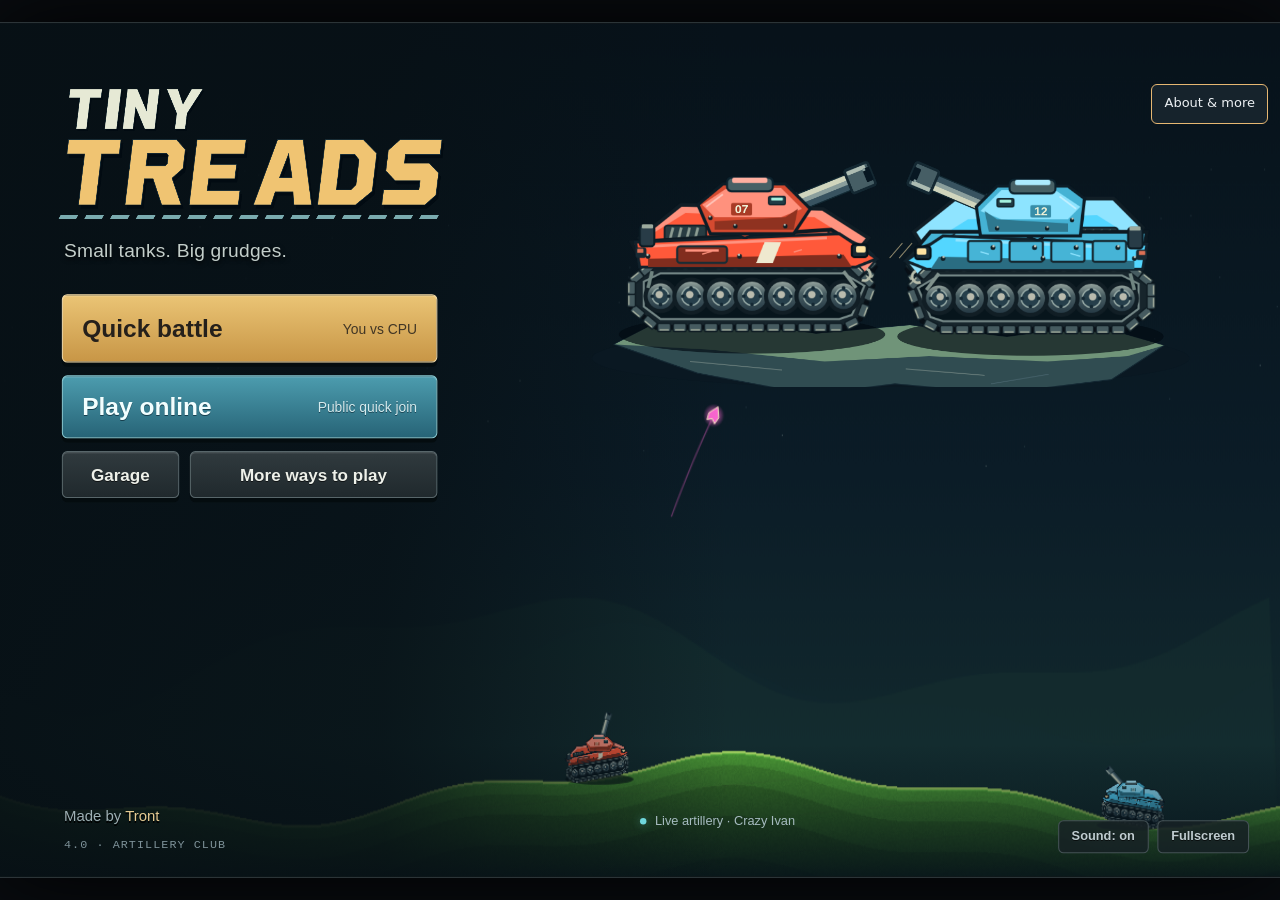
<file: index.html>
<!doctype html>
<html lang="en">
<head>
<link rel="stylesheet" href="tront-about-discovery.css">
<link rel="stylesheet" href="tront-about-shell.css">
<script src="tront-about-shell.js"></script>

<meta charset="utf-8">
<meta name="viewport" content="width=device-width,initial-scale=1,viewport-fit=cover">
<meta name="theme-color" content="#080a08">
<title>Tiny Treads · Small tanks. Big grudges. · Tront</title>
<meta name="description" content="Tiny Treads is a free browser artillery game by Tront. Destructible terrain, 400 wild weapons, local and online rivalries. Small tanks. Big grudges.">
<meta name="author" content="Trent Sterling (Tront)">
<link rel="canonical" href="https://tront.xyz/tinytreads/">
<meta property="og:type" content="website">
<meta property="og:title" content="Tiny Treads by Tront">
<meta property="og:description" content="Small tanks. Big grudges. Turn-based artillery with destructible terrain and 400 wild weapons, against the CPU or online. Free in the browser.">
<meta property="og:url" content="https://tront.xyz/tinytreads/">
<meta property="og:image" content="https://tront.xyz/tinytreads/og-image.png?v=2">
<meta property="og:image:width" content="1200"><meta property="og:image:height" content="630">
<meta name="twitter:card" content="summary_large_image">
<meta name="twitter:title" content="Tiny Treads by Tront">
<meta name="twitter:description" content="Small tanks. Big grudges. Turn-based artillery with destructible terrain and 400 wild weapons, against the CPU or online. Free in the browser.">
<meta name="twitter:image" content="https://tront.xyz/tinytreads/og-image.png?v=2">
<style>
:root{color-scheme:dark;--acid:#c5f454;--orange:#ffac42;--muted:#9ba59b;--red:#ff6946;--blue:#55d6ff}*{box-sizing:border-box}html,body{margin:0;width:100%;height:100%;overflow:hidden;background:#040504;font:16px/1.35 Arial,Helvetica,sans-serif;color:#eff3e8;user-select:none;-webkit-user-select:none;touch-action:none}button,input,select{font:inherit}button{cursor:pointer;color:#eef0df;touch-action:manipulation}button:focus-visible,input:focus-visible,select:focus-visible{outline:2px solid #d8ff73;outline-offset:3px}button:disabled{cursor:default;filter:saturate(.2);opacity:.48}button,input,select{ -webkit-tap-highlight-color:transparent}input,select{color:#eef3e1;background:#0b0e0a;border:1px solid #4a5044;border-radius:3px;padding:10px;user-select:text;touch-action:auto}select{cursor:pointer}button{border:1px solid #6f7463;border-radius:4px;background:linear-gradient(#3a4035,#242820 45%,#191c16 47%,#292e23);box-shadow:inset 0 1px #a4ac8660,inset 0 -2px #080a06,0 2px 2px #0008;text-shadow:0 2px #000;padding:8px 15px;font-weight:700;transition:filter .1s,border-color .1s}button:hover:not(:disabled){filter:brightness(1.24);border-color:#d6e4b9}button:active:not(:disabled){transform:translateY(1px);box-shadow:inset 0 2px 5px #000b}button.primary{color:#ebffae;border-color:#9eb64c;background:linear-gradient(#5b702a,#3b4c18 48%,#253411 50%,#384721)}button.orange{border-color:#d88c40;background:linear-gradient(#a75e21,#793b15 46%,#54230e 48%,#773611);color:#fff2c6}button.flat{box-shadow:none;background:#10140dc9;border-color:#48513b;color:#c3d0ad}button.small{font-size:14px;padding:6px 12px}a{color:#c5f454;text-decoration:none}a:hover{text-decoration:underline}[hidden]{display:none!important}#stage{width:1200px;height:800px;position:absolute;left:50%;top:50%;transform-origin:center;background:#000;box-shadow:0 0 0 1px #454c35,0 0 100px #000;overflow:hidden}#field{position:absolute;inset:0;width:1200px;height:610px;display:block;cursor:crosshair}#hud{position:absolute;top:610px;left:0;width:1200px;height:190px;background:repeating-linear-gradient(0deg,#ffffff02 0px,#ffffff02 1px,transparent 1px,transparent 3px),linear-gradient(#4b5040 0,#252b20 4px,#353b2f 8px,#24291f 40%,#141912);border-top:2px solid #8b9970;box-shadow:0 -4px 12px #0009,inset 0 0 0 3px #10140e;padding:0 14px}#statusbar{height:35px;display:flex;align-items:center;gap:10px;border-bottom:1px solid #10170d;color:#c7d1ba;font-size:14px}#status{color:var(--acid);font-weight:bold;min-width:166px}#shotNote{color:#aab899;flex:1;white-space:nowrap;overflow:hidden;text-overflow:ellipsis}#controls{height:128px;display:flex;align-items:stretch;gap:10px;padding:9px 0 6px}.instrument{position:relative;border:1px solid #0b1108;border-top-color:#78866a;border-radius:5px;background:linear-gradient(#182014,#10170c);box-shadow:inset 0 2px 8px #000a,0 1px #5d6a4c88}.label{display:block;color:#b2c39c;text-transform:uppercase;letter-spacing:2px;font-size:12px;font-weight:bold}.movebox{width:116px;padding:9px 8px;text-align:center}.movebox .label{margin-bottom:6px}.movebox button{font-size:12px;padding:7px 6px;min-width:45px}.movebox strong{display:block;color:#e3edcf;font-size:16px;margin-top:5px}.weaponbox{width:332px;padding:8px 10px}.weaponbox .label{padding-left:3px}.weapon-main{padding:0;display:flex;align-items:center;text-align:left;width:100%;border:0;box-shadow:none;background:transparent;height:56px}.weapon-main img{width:47px;height:47px;margin-right:9px;image-rendering:auto}.weapon-main span{font-size:21px;overflow:hidden;white-space:nowrap;text-overflow:ellipsis}.weapon-nav{display:flex;gap:8px}.weapon-nav button{font-size:12px;padding:4px 10px}.weapon-nav .remaining{margin-left:auto;font-size:13px;color:#afbd9c;align-self:center}.anglebox{width:202px;padding:7px 8px;display:flex;gap:7px}.anglebox canvas{width:100px;height:94px;touch-action:none;cursor:crosshair}.numcol{width:75px;text-align:center}.numcol .label{margin:2px 0 5px}.readout{background:#070b05;border:1px solid #465139;box-shadow:inset 0 1px 4px #000;color:#e7ffd2;text-shadow:0 0 9px #bafa3e33;font:700 28px/1.1 'Courier New',monospace}.numcol input{width:75px;height:38px;text-align:center;padding:3px;border-radius:2px;appearance:textfield}.numcol input::-webkit-inner-spin-button{appearance:none}.pair{display:flex;gap:4px;margin-top:5px}.pair button{flex:1;padding:4px 0;font-size:13px}.powerbox{flex:1;padding:9px 12px;min-width:209px}.powerhead{display:flex;align-items:center;justify-content:space-between}.powerhead input{width:72px;height:37px;text-align:center;padding:2px;border-radius:2px;appearance:textfield}.powerhead input::-webkit-inner-spin-button{appearance:none}input[type=range]{appearance:none;background:#090e05;box-shadow:inset 0 2px 4px #000;border:1px solid #556641;border-radius:2px;height:17px;padding:0;user-select:none;touch-action:none;cursor:ew-resize}input[type=range]::-webkit-slider-thumb{appearance:none;width:15px;height:26px;background:linear-gradient(90deg,#bbc898,#edfaca 40%,#6b7c4d);border:1px solid #d5e3b4;border-radius:2px;box-shadow:0 2px 4px #000}#powerSlider{width:100%;margin:14px 0 0;background:linear-gradient(to right,#719029 0%,#c4e358 65%,#e09d39 100%)}.ticklabels{display:flex;justify-content:space-between;font:12px 'Courier New';color:#93a180;margin-top:6px}.firebox{width:183px;display:flex;flex-direction:column;gap:5px}#fire{position:relative;flex:1;border:2px solid #d79139;border-bottom:5px solid #582c0c;background:linear-gradient(#ffce67,#f08f28 44%,#bf5315 47%,#db6d1b);box-shadow:inset 0 0 0 3px #ffffff22,0 3px 9px #0009;color:#321404;font:900 italic 42px/1 Arial Black,Arial,sans-serif;text-shadow:0 1px #ffd588,2px 3px #f7b044;letter-spacing:-1px}#fire span{display:block;font:700 12px Arial;letter-spacing:2px;margin-top:7px;text-shadow:none;color:#65320e}#fire:disabled{font-size:23px;letter-spacing:0}.firebox .label{text-align:center;font-size:11px;letter-spacing:1px}#keyline{display:flex;justify-content:space-between;align-items:center;font-size:12px;color:#9ead88;height:25px;border-top:1px solid #6c785144}#keyline b{color:#d1dabc;font-weight:normal}#rangebar{position:absolute;top:69px;left:50%;transform:translateX(-50%);display:flex;gap:5px;white-space:nowrap}#rangebar button{font-size:12px;padding:6px 10px;background:#0b0b0be6;border-color:#424b3a}#rangebar .lit{color:#e1ff96;border-color:#98bb43}.overlay{position:absolute;inset:0;background:#0009;z-index:10;display:flex;align-items:center;justify-content:center;backdrop-filter:blur(3px)}.sheet{background:linear-gradient(115deg,#2d3626,#141b10 42%,#151b11);border:1px solid #828f68;box-shadow:inset 0 0 0 4px #090f07,0 30px 80px #000e;border-radius:8px;padding:28px;position:relative}.sheet:before,.sheet:after{content:'';position:absolute;top:10px;width:5px;height:5px;border-radius:50%;background:#81896e;box-shadow:0 1px 2px #000}.sheet:before{left:10px}.sheet:after{right:10px}.sheet h1,.sheet h2{font-family:Arial Black,Arial,sans-serif;margin:0;text-shadow:0 3px #000;letter-spacing:-1px}.sheet h2{font-size:36px}.eyebrow{font-size:12px;font-weight:bold;letter-spacing:3px;color:#b4d27c;text-transform:uppercase;margin-bottom:6px}.subtle{color:#b0bca2}.row{display:flex;align-items:center;gap:12px}.row.between{justify-content:space-between}.grow{flex:1}#title{background:linear-gradient(#0002,#0000);backdrop-filter:none;align-items:flex-start;padding-top:64px;pointer-events:none}#titleContent{width:600px;text-align:center;pointer-events:auto}#logo{width:600px;height:205px;display:block}#title .tagline{font-size:18px;color:#d3deb9;margin:-1px 0 22px;text-shadow:0 2px 5px #000}.title-actions{width:354px;margin:0 auto;display:grid;gap:9px}.title-actions button{height:48px;font-size:19px;box-shadow:inset 0 1px #a4ac8660,inset 0 -2px #080a06,0 5px 10px #0008}.title-actions button:first-child{height:57px;font-size:24px}.title-actions .twocol{display:flex;gap:9px}.title-actions .twocol button{width:50%;height:42px;font-size:16px}#title .signature{margin-top:15px;color:#a1ad90;font-size:13px;text-shadow:0 2px #000}.buildtag{position:absolute;bottom:15px;left:19px;color:#a8b890;font-size:12px;letter-spacing:1px}.cornerbuttons{position:absolute;bottom:12px;right:16px;display:flex;gap:8px}.setup-sheet{width:724px}.setup-grid{display:grid;grid-template-columns:1fr 1fr;gap:19px;margin:23px 0}.setup-grid label{font-size:15px;color:#b9c8a7;display:grid;gap:7px}.setup-grid input,.setup-grid select{width:100%;height:43px}.ruleline{padding:13px 0;margin-bottom:14px;border-top:1px solid #53663a;border-bottom:1px solid #53663a;font-size:15px;color:#d2dfbe}.setup-grid .wide{grid-column:1/3}.checkrow{font-size:15px!important;display:flex!important;align-items:center;gap:12px!important}.checkrow input{width:19px!important;height:19px!important;accent-color:#b8e24b;user-select:none}.shop-sheet{width:1136px;height:737px;padding:23px}.shop-layout{display:grid;grid-template-columns:212px 1fr 212px;gap:15px;height:542px;margin-top:17px}.draft-side{background:#080e078f;border:1px solid #374630;border-radius:4px;padding:14px}.draft-side h3{margin:0 0 12px;font-size:17px}.draft-slots{display:flex;flex-direction:column;gap:6px}.draft-slot{font-size:13px;height:36px;display:flex;align-items:center;gap:6px;border-bottom:1px solid #26321e}.draft-slot img{width:25px;height:25px}.draft-slot.empty{color:#46573a}.draft-slot span{overflow:hidden;white-space:nowrap;text-overflow:ellipsis}#offer{display:grid;grid-template-columns:1fr 1fr;grid-template-rows:repeat(10,1fr);gap:5px;align-content:start}.offer{display:flex;align-items:center;padding:3px 7px;text-align:left;font-size:14px;height:48px}.offer img{width:33px;height:33px;margin-right:7px;flex-shrink:0}.offer .wpname{display:block;white-space:nowrap;overflow:hidden;text-overflow:ellipsis;max-width:198px}.offer small{display:block;font-size:10px;color:#aab991;margin-top:2px;letter-spacing:1px;text-transform:uppercase}.offer.claimed{background:#080c06;box-shadow:none;border-color:#2c3624;opacity:.4}.offer.selected{border-color:#d1ed82;box-shadow:inset 0 0 12px #92d73222}.shop-footer{margin-top:13px;display:flex;align-items:center;gap:12px;min-height:55px}#shopDescription{font-size:14px;color:#c1d0ab;flex:1}.arsenal-sheet{width:1110px;height:735px;display:flex;flex-direction:column;padding:25px}.arsenal-controls{display:flex;gap:11px;margin:18px 0 13px}.arsenal-controls input{flex:1}.arsenal-controls select{max-width:200px}.arsenal-layout{display:grid;grid-template-columns:1fr 285px;gap:18px;min-height:0;flex:1}.arsenal-list{overflow-y:auto;touch-action:pan-y;display:grid;grid-template-columns:1fr 1fr;gap:7px;align-content:start;padding:1px 8px 4px 0;scrollbar-color:#607540 #10170c;scrollbar-width:thin}.arsenal-item{display:flex;align-items:center;gap:9px;height:67px;text-align:left;padding:7px 9px;font-size:15px}.arsenal-item img{width:40px;height:40px}.arsenal-item>span{min-width:0}.arsenal-item .wpname{display:block;white-space:nowrap;overflow:hidden;text-overflow:ellipsis}.arsenal-item small{display:block;font-size:11px;color:#abbc96;margin-top:3px}.arsenal-item.selected{border-color:#c2ef64;background:linear-gradient(#3f532c,#22351a)}.arsenal-item.used{opacity:.38}.weapon-detail{border:1px solid #4f643a;border-radius:5px;background:#080f0799;padding:21px;display:flex;align-items:center;text-align:center;flex-direction:column}.weapon-detail>img{width:130px;height:130px;margin:6px 0 10px}.weapon-detail h3{font-size:24px;line-height:1.15;margin:4px 0 10px}.weapon-detail p{font-size:15px;color:#bccba9;line-height:1.5;min-height:72px;margin:10px 0 12px}.weapon-detail button{width:100%;font-size:17px;margin-top:auto}.badge{font-size:11px;letter-spacing:1px;color:#cedc9b;background:#253617;padding:5px 9px;border:1px solid #52683a;border-radius:3px;display:inline-block}.detail-meta{font-size:12px;color:#8fa176;margin:10px 0 15px}.arsenal-bottom{font-size:12px;color:#9cad85;margin-top:12px}.pause-sheet{width:518px}.pause-sheet .buttons{display:grid;gap:10px;margin-top:24px}.pause-sheet .buttons button{height:43px}.settingsrow{display:flex;align-items:center;justify-content:space-between;font-size:15px;margin:15px 0}.settingsrow input[type=range]{width:170px}.help-sheet{width:758px}.help-sheet p{color:#c1ceb1;font-size:16px}.help-grid{display:grid;grid-template-columns:1fr 1fr;gap:11px 25px;margin:23px 0}.help-grid div{padding:9px 0;border-bottom:1px solid #3d4d2d;font-size:15px}.help-grid b{color:#d9eea6;display:block;font-size:16px;margin-bottom:3px}.results-sheet{width:700px;text-align:center}.result-title{font-size:49px!important;margin:8px 0 20px!important}.scorecards{display:flex;gap:20px;margin:23px 0}.scorecard{flex:1;padding:23px;border:1px solid #617a43;background:#080c06}.scorecard strong{display:block;font:700 64px 'Courier New';color:#ecf6db}.scorecard h3{margin:0 0 10px;font-size:20px}.scorecard small{color:#b1c09b}.results-sheet .row{justify-content:center}.results-sheet .row button{font-size:17px}#perf{position:absolute;left:12px;top:87px;pointer-events:none;z-index:8;font:12px/1.55 'Courier New';white-space:pre;background:#080b06e8;border:1px solid #5c733a;color:#d7e9b0;padding:10px}#toast{position:absolute;left:50%;top:555px;transform:translateX(-50%);padding:10px 23px;color:#e9f8d2;background:#0b1007eb;border:1px solid #728753;z-index:20;border-radius:4px;font-size:15px;pointer-events:none;max-width:900px;text-align:center}#bootError{position:absolute;inset:20px;z-index:100;background:#190d07;border:2px solid #ff9e3e;white-space:pre-wrap;padding:40px;font:17px monospace;user-select:text}#portraitHint{position:fixed;top:3px;left:0;right:0;text-align:center;color:#a4b58c;font-size:11px;display:none;pointer-events:none}@media(orientation:portrait){#portraitHint{display:block}}@media(prefers-reduced-motion:reduce){button{transition:none}}

/* Tiny Treads: a machined little arcade, not a dashboard. */
#title{padding:70px 0 0 65px;justify-content:flex-start;align-items:flex-start;background:linear-gradient(90deg,#02050255,transparent 70%)}#titleContent{width:570px;text-align:left}#logo{width:570px;height:195px}#title .tagline{text-align:center;font-size:22px;letter-spacing:.8px;margin:14px 0 24px;color:#eef5cf}#title .signature{text-align:center;font-size:15px;margin-top:20px}.title-actions{position:absolute;left:769px;top:99px;width:348px;gap:11px;padding:20px;background:linear-gradient(120deg,#283022ed,#10160ce8);border:1px solid #7a8a59;box-shadow:inset 0 0 0 4px #0a0f07,0 20px 50px #000a;border-radius:6px}.title-actions button{height:48px;font-size:18px}.title-actions button:first-child{height:72px;font-size:24px}.title-actions button small{display:block;font:12px Arial;letter-spacing:0;margin-top:2px;opacity:.78}.title-actions .twocol button small{display:none}.title-actions .twocol button{font-size:15px;height:45px;padding:5px 4px}.title-strap{font:700 12px 'Courier New',monospace;color:#b2c890;letter-spacing:2px;text-align:center;margin:0 0 4px}.title-emblem{width:390px;margin:38px auto 0;text-align:center;border-top:1px solid #7390426b;border-bottom:1px solid #7390426b;padding:15px 0;color:#bfd599;font:700 14px 'Courier New',monospace;letter-spacing:2px}.title-emblem b{color:#ebffb6}.buildtag{font-size:13px}.cornerbuttons{pointer-events:auto}#titleTanks{width:520px;height:138px;margin-left:24px;margin-top:4px;display:block}.setup-sheet{width:980px;padding:25px}.setup-grid{grid-template-columns:1fr 1fr 1fr;gap:14px;margin:19px 0}.setup-grid input,.setup-grid select{height:42px}.setup-grid label{font-size:15px}.setup-grid .wide{grid-column:auto}.setup-checks{display:flex;align-items:center;gap:24px;margin:12px 0 18px;font-size:15px}.setup-checks label{display:flex;gap:8px;align-items:center}.setup-checks input{width:18px;height:18px;accent-color:#c7ed57}.setup-sheet .ruleline{margin:12px 0;padding:12px 0}.landscape-peek{position:absolute;right:29px;top:25px;width:176px;height:61px;border:1px solid #495536;border-radius:3px}.setup-sheet h2{font-size:32px}.setup-sheet .eyebrow{max-width:650px}.garage-sheet{width:1088px;height:714px;padding:27px}.garage-layout{display:grid;grid-template-columns:550px 1fr;gap:28px;margin-top:12px}.garage-display{position:relative}#garageCanvas{width:550px;height:394px;background:radial-gradient(ellipse at 50% 80%,#26321b,#090f09 70%);border:1px solid #415431;border-radius:4px}.garage-callout{text-align:center;margin:-70px 0 22px;position:relative}.garage-callout strong{font:900 30px Arial Black,Arial;letter-spacing:4px;color:#deedb8;display:block}.garage-callout span{color:#9fb18a;font-size:14px}.garage-display>.row{justify-content:center;margin-top:38px}.garage-controls label{display:flex;align-items:center;justify-content:space-between;color:#bfd5a4;font-size:15px;margin:3px 0 16px;gap:12px}.garage-controls input{height:37px;flex:1;width:100px}.garage-label{font-size:13px;color:#aaba94;text-transform:uppercase;letter-spacing:2px;margin:12px 0 7px}.choice-grid{display:grid;grid-template-columns:repeat(4,1fr);gap:6px}.choice-grid.three{grid-template-columns:repeat(3,1fr)}.choice-grid button{padding:9px 4px;font-size:14px}.choice-grid button.selected,.paint-grid button.selected{border-color:#e9ff9e;color:#eeffc3;box-shadow:inset 0 0 0 1px #accd53,0 0 9px #bfd84333}.paint-grid{display:grid;grid-template-columns:repeat(4,1fr);gap:6px}.paint-grid button{height:46px;font-size:11px;padding:4px 3px;background:#0b1309}.paint-grid i{display:block;height:13px;margin:0 4px 3px;background:var(--paint);border:1px solid #ffffff50;border-radius:2px}.online-sheet{width:1074px;height:717px;padding:26px}.online-layout{display:grid;grid-template-columns:1fr 295px;gap:24px;margin-top:16px;height:520px}.lobby-main{border:1px solid #3e502d;background:#080f0788;padding:16px 22px;position:relative;text-align:center}.lobby-radar{width:75px;height:75px;border:1px solid #718c43;border-radius:50%;margin:3px auto 8px;position:relative;background:radial-gradient(#738e3622,transparent 67%);overflow:hidden}.lobby-radar:before,.lobby-radar:after{content:'';position:absolute;background:#78934844}.lobby-radar:before{height:1px;width:100%;top:50%;left:0}.lobby-radar:after{width:1px;height:100%;left:50%;top:0}.lobby-radar span{position:absolute;inset:0;background:conic-gradient(from 0deg,transparent 180deg,#b3f14455 360deg);animation:radar 2.5s linear infinite}.lobby-radar b{position:absolute;inset:0;display:grid;place-items:center;font:700 24px 'Courier New';color:#d9f3a4}@keyframes radar{to{transform:rotate(360deg)}}.lobby-main h3{font:900 24px Arial Black,Arial;margin:6px 0 5px;color:#e4f4bf}.lobby-main p{font-size:15px;color:#b9cba7;margin:4px 0 10px;min-height:38px}.lobby-actions{justify-content:center;margin:13px 0 12px;gap:8px}.lobby-actions button{font-size:15px;padding:10px}.join-row{display:flex;gap:9px}.join-row input{flex:1;min-width:0;font:700 17px 'Courier New';letter-spacing:2px;text-transform:uppercase}.join-row button{font-size:15px}.lobby-footnote{font-size:13px;color:#8fa180;margin-top:13px;line-height:1.5}.lobby-settings label{display:grid;grid-template-columns:81px 1fr;align-items:center;gap:5px;font-size:14px;color:#bfd0a9;margin:7px 0}.lobby-settings select{width:100%;font-size:13px;padding:7px 6px;height:36px}.lobby-settings p{font-size:13px;color:#96a781;line-height:1.55;margin-top:14px}.lobby-settings .checkwrap{flex-wrap:wrap;gap:4px 13px;margin-top:12px}.lobby-settings .checkwrap label{display:flex;gap:5px;font-size:13px;margin:3px 0}.checkwrap input{accent-color:#c3e368;width:16px;height:16px}.connection-bottom{border-top:1px solid #394a2c;padding-top:13px;margin-top:13px;color:#9ab382;display:flex;justify-content:space-between;align-items:center;font:13px 'Courier New';height:32px}#roomBadge{display:flex;align-items:center;justify-content:center;gap:12px;background:#131e0c;border:1px solid #657e3d;padding:9px;margin:8px 0}#roomBadge>span{font-size:11px;width:38px;text-align:left;letter-spacing:1px;color:#a4bc83}#roomCodeLabel{font:700 24px 'Courier New';letter-spacing:3px;color:#e1ffac}#roomBadge button{font-size:12px;padding:6px 8px}#lobbyPeople{height:59px;overflow:hidden;display:flex;flex-direction:column;gap:4px;margin:3px 0}.peer-row{font-size:14px;display:flex;align-items:center;gap:9px;color:#d5e1bd;padding:5px 8px;background:#14200e;text-align:left;border-left:3px solid #bfec65}.peer-row small{margin-left:auto;color:#8eb568}.connection-dot{display:inline-block;width:7px;height:7px;border-radius:50%;background:#b7ec55;box-shadow:0 0 6px #bbfa59}#networkBar{position:absolute;top:74px;left:23px;right:23px;display:flex;align-items:center;gap:9px;z-index:2;font:12px 'Courier New';color:#a3bf8c;pointer-events:none}#networkBar button{pointer-events:auto;font:12px Arial;padding:4px 8px}#networkBar button:first-of-type{margin-left:auto}#emoteBubble{position:absolute;left:50%;top:131px;transform:translateX(-50%);background:#111c0df5;border:1px solid #98b36c;padding:11px 20px;border-radius:4px;color:#ebf8d4;z-index:9;font-size:17px;pointer-events:none}.lost-sheet{width:870px;padding:35px}.lost-sheet p{color:#b7c8a4;margin:20px 0;line-height:1.6}.smallprint{font-size:13px}.credits-sheet{width:992px;padding:31px}.credit-lead{font-size:18px;color:#dcebbf}.credit-columns{display:grid;grid-template-columns:1fr 1fr;gap:31px;margin:17px 0 22px}.credit-columns h3{font-size:17px;color:#d7edac;margin:10px 0}.credit-columns p{font-size:14px;line-height:1.55;color:#aabf98;margin:10px 0}.credit-columns section+section{border-left:1px solid #3d4d2c;padding-left:27px}.shop-sheet{height:752px}.shop-layout{height:480px;grid-template-columns:218px 1fr 218px;gap:12px;margin-top:13px}#offer{grid-template-rows:repeat(10,1fr);gap:4px}.offer{height:43px;font-size:14px;padding:3px 5px}.offer img{width:30px;height:30px;margin-right:5px}.offer small{font-size:10px}.draft-side{padding:12px}.draft-slot{height:34px;font-size:13px}.draft-slots{gap:5px}.shop-footer{height:113px;position:relative;padding:14px 0 0 292px;display:flex;gap:10px;align-items:flex-end;flex-wrap:wrap}.shop-footer #shopDescription{flex-basis:100%;height:43px;font-size:14px;line-height:1.35;margin:0}.shop-footer button{font-size:14px;padding:8px 13px}.shop-footer #shopExit{margin-left:auto}.offer.shuffle-lit{filter:brightness(1.7)!important;border-color:#e9ffaa!important;background:linear-gradient(#607c29,#314614)!important;box-shadow:0 0 14px #c8f45760!important;opacity:1!important}.offer.just-picked{outline:2px solid var(--acid);outline-offset:-2px}.draft-slot.just-dealt{animation:slotflash .6s ease-out}@keyframes slotflash{from{background:#b9fa5266;transform:translateX(6px)}to{background:transparent;transform:translateX(0)}}.flying-weapon{position:absolute;z-index:32;pointer-events:none;background:linear-gradient(#53642b,#263214);border:1px solid #d8ee9a;box-shadow:0 8px 20px #000b;border-radius:4px;padding:5px 9px;display:flex;gap:7px;align-items:center;font-size:13px;color:#eaffc1;transform-origin:left top;transition:transform .26s cubic-bezier(.12,.66,.25,1),opacity .26s}.flying-weapon img{width:25px;height:25px}.deal-progress{position:absolute;bottom:0;left:0;height:3px;background:#bcdf65;transition:width .1s;box-shadow:0 0 12px #c1ef44}#demoDock{position:absolute;z-index:15;width:270px;height:96px;overflow:hidden;background:#000;border:1px solid #4e623c;border-radius:3px;pointer-events:none;box-shadow:inset 0 0 15px #000}.demo-caption{position:absolute;top:5px;left:6px;font:8px 'Courier New';letter-spacing:1px;color:#b4c992}#demoName{position:absolute;bottom:5px;left:7px;right:7px;color:#dbe9c9;font-size:11px;text-shadow:0 1px 3px #000}#weaponDemo{width:100%;height:100%;display:block}.weapon-detail{padding-bottom:135px;position:relative}.weapon-detail #equipWeapon{position:absolute;bottom:13px;left:16px;right:16px;width:calc(100% - 32px)}.round-strip{display:flex;justify-content:center;align-items:center;gap:15px;margin:15px 0 5px;padding:10px;background:#080e0688;border:1px solid #3a5026}.round-strip b{font:700 20px 'Courier New';color:#ddecba}.round-pips{display:flex;gap:5px}.round-pips i{width:10px;height:10px;border:1px solid #566a3c;transform:rotate(45deg);background:#192610}.round-pips i.won{background:var(--pcolor);box-shadow:0 0 9px var(--pcolor)}.results-sheet{min-width:760px;max-width:850px}.result-title{font-size:42px!important}.scorecard strong{font-size:54px}.scorecard small{font-size:14px}.scorecards{margin-top:20px}.record-line{color:#b9cd9d;font-size:14px;margin:12px 0}.footer-version{font-size:12px}.input-help{font-size:12px;color:#96aa7c}
@media (prefers-reduced-motion:reduce){.lobby-radar span{animation:none}.flying-weapon{transition-duration:.05s}.draft-slot.just-dealt{animation:none}}

#titleContent #quickPlay{height:64px}#resultExtra{font-size:14px;color:#b7caa0;line-height:1.5;margin:14px 0 18px}

.weapon-detail{padding:14px;min-height:0}.weapon-detail>img{width:100px;height:100px;margin:0 0 8px}.weapon-detail p{min-height:0;margin:8px 0;font-size:14px}.detail-meta{font-size:11px;margin:6px 0}.weapon-detail #demoDock{position:relative;flex-shrink:0;left:auto!important;top:auto!important;width:100%!important;height:95px!important;margin:7px 0 10px}.weapon-detail #equipWeapon{position:static;width:100%;margin-top:auto;left:auto;right:auto;bottom:auto;font-size:16px}

.title-actions #titlePrivate{height:34px;font-size:14px;padding:5px 7px;margin-top:-5px;background:linear-gradient(#262d20,#141b0e)}

.seat-role{display:inline-block;vertical-align:middle;font:10px "Courier New",monospace;letter-spacing:1px;border:1px solid #617346;padding:3px 4px;margin-left:4px;color:#c3d8a9}

/* 4.0: graphite instrumentation, warm paint, and progressive disclosure. */
:root{--acid:#eac16a;--orange:#f69e54;--muted:#9aa6ab;--red:#ff7856;--blue:#76d8e9}
html,body{background:#090c10;color:#edf0e9;font-family:Arial,Helvetica,sans-serif}
#stage{box-shadow:0 0 0 1px #394449,0 0 80px #000}
button{border:1px solid #58666a;background:linear-gradient(#303a3e,#20292d);border-radius:5px;box-shadow:inset 0 1px #b1c1c422,0 3px 0 #080c0e;text-shadow:0 1px #0009;color:#eef1ea;transition:background .12s,filter .12s,border-color .12s}
button:hover:not(:disabled){filter:brightness(1.14);border-color:#e5cc94}
button.primary{background:linear-gradient(#eac475,#c89646);border-color:#f3daa7;color:#25201b;text-shadow:none;box-shadow:inset 0 1px #fff5ce,0 3px 0 #694921}
button.orange{background:linear-gradient(#4c9cae,#276477);border-color:#85c6cf;color:#f2ffff;text-shadow:0 1px #173f4e;box-shadow:inset 0 1px #aee3df33,0 3px 0 #173942}
button.flat{background:#172125d9;color:#bfccd0;border-color:#445155}
input,select{background:#111b20;border-color:#48585e;color:#eef2e9;border-radius:4px}
.sheet{background:linear-gradient(130deg,#273337,#141e23 60%);border:1px solid #5c6c71;box-shadow:inset 0 0 0 4px #0d1519,0 25px 70px #000c;border-radius:9px}
.sheet:before,.sheet:after{background:#657579}.sheet h2{letter-spacing:-1px;font-size:32px;text-shadow:0 2px #0008}.eyebrow{color:#d1b17b;letter-spacing:2px;font-size:11px}.subtle{color:#a9b7b9}.sheet label{color:#b5c2c3}.overlay{background:#02070baa;backdrop-filter:blur(2px)}
#title{padding:0;background:linear-gradient(90deg,#071015ed 0,#071015c4 30%,#07101500 57%);pointer-events:none;backdrop-filter:none}
#titleContent{position:absolute;left:45px;top:48px;width:414px;text-align:left;pointer-events:auto}
#logo{width:414px;height:153px;object-fit:contain}
#title .tagline{font-size:18px;letter-spacing:.2px;text-align:left;color:#c3ceca;margin:0 0 29px 15px}
.title-actions{position:static;width:352px;margin:0 0 0 13px;padding:0;background:none;border:0;box-shadow:none;display:grid;gap:12px}
.title-actions button,.title-actions button:first-child{height:59px;font-size:23px;letter-spacing:0;box-shadow:inset 0 1px #ffffff30,0 4px 0 #040c0f}
.title-actions>button{text-align:left;padding:12px 18px;display:flex;align-items:center;justify-content:space-between}
.title-actions button small{font:13px Arial;opacity:.84;margin:0}
.title-actions .twocol{gap:10px}.title-actions .twocol button,.title-actions .twocol button:first-child{height:44px;font-size:16px;padding:9px}
.title-actions .twocol button:first-child{width:32%}.title-actions .twocol button:last-child{width:68%}
#morePanel{display:grid;grid-template-columns:1fr 1fr;gap:8px;padding:8px 0 0;background:#0b161ce8;border-radius:4px}
#morePanel button,#morePanel button:first-child{height:37px;font-size:14px;padding:7px 6px}
#titleTanks{position:absolute;left:515px;top:66px;width:650px;height:275px;margin:0;pointer-events:none}
#title .signature{position:absolute;left:60px;bottom:47px;text-align:left;font-size:14px;margin:0;color:#9eb0b4;pointer-events:auto}
#title .signature a{color:#e5ca92}.buildtag{font:11px 'Courier New';left:60px;bottom:24px;color:#7d9198}.cornerbuttons{bottom:22px;right:29px}.cornerbuttons button{height:31px;font-size:12px}
#attractCaption{position:absolute;bottom:44px;left:50%;font-size:12px;color:#a6bbc0;display:flex;gap:8px;align-items:center}
#attractCaption i{width:6px;height:6px;border-radius:50%;background:#6fd6dc;box-shadow:0 0 8px #6fd6dc66}
#hud{background:linear-gradient(#68777a 0,#263238 3px,#182329 6px,#111b20);border-top:1px solid #8fa5a9;box-shadow:0 -5px 20px #0008,inset 0 0 0 3px #101a1f;padding:0 16px}
.instrument{background:linear-gradient(#0b161c,#111e23);border-color:#0a1318;border-top-color:#3d535e;box-shadow:inset 0 1px 4px #0007,0 1px #64777c33}.label{color:#95aab2;letter-spacing:1.4px;font-size:12px}
#statusbar{border-bottom-color:#35434a;font-size:14px}#status{min-width:150px}#shotNote{font-size:13px;color:#a0b4b9}#statusbar button{font-size:13px}
#fire{background:linear-gradient(#f6ce83,#e6a954 48%,#ce843a);border:1px solid #f6d293;border-bottom:4px solid #80512e;border-radius:5px;color:#291e14;text-shadow:0 1px #ffe2a3;box-shadow:inset 0 0 0 3px #fff4bd18,0 3px 9px #0006}
#fire span{color:#704a28}#keyline{color:#8b9ea5;border-top-color:#475b6233}#keyline b{color:#b6c4c7}.readout{background:#081219;color:#f8ddb0;border-color:#465c66;box-shadow:inset 0 1px 4px #000;text-shadow:none}
#powerSlider{background:linear-gradient(90deg,#3d7184,#63b4bb 60%,#dfb671);border-color:#4b6973}.ticklabels{color:#7e98a3}.weapon-main span{font-size:21px}.weapon-main img{width:51px;height:51px}.weapon-main:hover:not(:disabled){background:#21353d66}.weaponbox{width:340px}#controls{gap:10px}
.setup-sheet{width:870px;padding:27px}.setup-grid{grid-template-columns:repeat(3,1fr);gap:15px}.setup-sheet details{border-top:1px solid #42565e;margin:20px 0;padding:13px 0 0}.setup-sheet summary{cursor:pointer;color:#d8c398;font-size:16px;list-style:disclosure-closed}.setup-sheet details[open] summary{list-style:disclosure-open}.advanced-grid{display:grid;grid-template-columns:repeat(3,1fr);gap:14px;margin-top:16px}.advanced-grid label{display:grid;gap:6px;font-size:14px}.advanced-grid input,.advanced-grid select{width:100%;height:40px}.setup-checks{gap:18px;margin-bottom:4px}.setup-checks label{font-size:13px}.setup-checks input{accent-color:#e6bb6d}.ruleline{border:0!important;font-size:14px!important;color:#99afb8;padding:2px 0 12px!important;margin:4px 0!important}.setup-sheet .eyebrow{display:none}.landscape-peek{border-color:#435e6c}
.garage-sheet{width:1090px;height:708px;padding:27px}.garage-layout{grid-template-columns:560px 1fr;gap:26px;margin-top:18px}.garage-display{height:565px}.garage-display canvas#garageCanvas{width:560px;height:418px;background:radial-gradient(ellipse at 55% 70%,#334751 0,#14242d 50%,#0b171f 95%);border:1px solid #435a66;border-radius:6px}
.garage-callout{margin:-77px 0 16px;pointer-events:none}.garage-callout strong{font:900 27px Arial;letter-spacing:5px;color:#e6d9bc}.garage-callout span{font-size:13px;color:#93a7af}.garage-display>.row{margin-top:35px}.garage-controls .garage-label{font-size:11px;color:#91a9b1;margin:13px 0 6px}.choice-grid button{background:#1b2a31;font-size:14px;border-color:#3e5864;box-shadow:none}.choice-grid button.selected,.paint-grid button.selected{background:#344950;border-color:#eac16a;color:#f8deaa;box-shadow:inset 0 -2px #dcb777}
.paint-grid{grid-template-columns:repeat(6,1fr);gap:6px}.paint-grid button{height:47px;position:relative;font-size:0;border-color:#354d56;background:#0e1a20;box-shadow:none}.paint-grid i{height:31px;margin:2px;border:0;border-radius:3px}.paint-grid button::after{content:'';position:absolute;inset:6px;border:1px solid #ffffff29;border-radius:3px;pointer-events:none}.garage-controls input{border-color:#50646c}.garage-controls .choice-grid.three{grid-template-columns:repeat(3,1fr)}
.arsenal-sheet,.shop-sheet{background:linear-gradient(130deg,#26373c,#142129 70%)}.arsenal-controls input,.arsenal-controls select{border-color:#405962}.arsenal-item{background:#172931;border-color:#354f5c;text-shadow:none}.arsenal-item.selected{background:#294651;border-color:#d4bd84;box-shadow:inset 3px 0 #e9bc68}.arsenal-item small{color:#8ea9b4}.weapon-detail{background:#0d1e27;border-color:#38515d}.weapon-detail p{color:#bfd0d5;font-size:15px}.weapon-detail h3{color:#ecdbb7}.badge{border-color:#47616c;color:#abc4cc;background:#18333e}.detail-meta{color:#8a9ea7;font-size:11px}.arsenal-list{scrollbar-color:#607a85 #12232b}.arsenal-controls #familyFilter{max-width:235px}.weapon-detail #demoDock{height:150px!important;border-color:#4d6974}.weapon-detail>img{width:84px;height:84px}.arsenal-layout{height:500px}
.draft-side{background:#10222c;border-color:#3c5663}.draft-slot{border-color:#344953;color:#c2d3d7}.draft-slot.empty{color:#506671}.offer{background:#1d333d;border-color:#425b67;text-shadow:none}.offer small{color:#8ea8b4}.offer.claimed{opacity:.3}.offer.shuffle-lit{background:linear-gradient(#886d37,#584726)!important;border-color:#ffe8a5!important;box-shadow:0 0 15px #faca3d33!important}.shop-footer #shopDescription{color:#b6cbd2}.draft-side h3{border-bottom-color:#365362}
#demoDock{border-color:#516d79;background:#07121b}.demo-caption{font-size:9px;color:#a0bac6}.demo-caption,#demoName{background:#07151cb8;padding:1px 3px;border-radius:2px}#demoName{font-size:12px}
.online-sheet{height:auto;min-height:480px;width:950px}.online-layout{height:auto;min-height:330px;grid-template-columns:1fr 265px}.lobby-main{background:#10232a;border-color:#385865}.lobby-main h3{color:#e8d9b5}.lobby-main p{color:#a9c1ca}.lobby-footnote{font-size:12px;color:#738c99}.lobby-settings p{display:none}.lobby-settings select{border-color:#3c5864}.lobby-settings .eyebrow{color:#bfaa7e}.peer-row{background:#1c333d;border-color:#a3d6d8}.peer-row small{color:#9cbdc9}.lobby-radar{border-color:#66858e;background:radial-gradient(#7ad7da11,transparent)}.lobby-radar span{background:conic-gradient(from 0deg,transparent 180deg,#5ac5db44 360deg)}.connection-dot{background:#7bcbcf;box-shadow:0 0 7px #78d1d544}.connection-bottom{border-color:#385564;color:#8fb5c2}
#online.public-search .online-sheet{width:640px}#online.public-search .online-layout{display:block;min-height:260px}#online.public-search .lobby-settings,#online.public-search .join-row,#online.public-search .lobby-actions,#online.public-search .lobby-footnote{display:none}
#networkBar{font-size:11px;top:85px;left:22px;color:#8fabb6}#rangebar{top:79px}#rangebar button{background:#122730e8;color:#bed1d8;border-color:#415d68;font-size:13px}.scorecard{background:#10212a;border-color:#415763}.scorecard small{color:#9fb8c2}.scorecard strong{color:#f0dcc0}.scorecards{gap:14px}.round-strip{background:#192e38;border-color:#3c5460}.round-strip b{color:#e2c899}.results-sheet{max-width:1100px}.results-sheet.four-results{width:1040px}.four-results .scorecards{grid-template-columns:repeat(4,1fr)}.four-results .scorecard{padding:17px 9px}.four-results .scorecard h3{font-size:18px}.four-results .scorecard strong{font-size:44px}.four-results .scorecard small{font-size:12px}
#brawl .sheet{width:880px;padding:32px}#brawl h2{font-size:34px}.brawl-seats{display:grid;grid-template-columns:repeat(4,1fr);gap:12px;margin:24px 0}.brawl-seat{background:#10202a;border:1px solid #3c5663;border-radius:7px;text-align:center;padding:13px 8px;color:#bfd0d8;min-height:115px}.brawl-seat canvas{width:140px;height:83px;display:block;margin:0 auto 4px}.brawl-seat b{display:block;font-size:16px}.brawl-seat small{font-size:12px;color:#7fa4b5}.brawl-actions{display:grid;grid-template-columns:1fr 1fr;gap:11px;margin-top:18px}.brawl-actions button{height:49px;font-size:17px}.brawl-bottom{margin-top:22px;display:flex;gap:12px;align-items:center}.brawl-bottom input{flex:1;min-width:100px}#partyStatus{color:#aac3ce;font-size:15px;min-height:24px}#partyCode{color:#f4d193;font:700 22px 'Courier New';letter-spacing:3px}.brawl-head{display:flex;justify-content:space-between;align-items:center}.brawl-count{display:flex;gap:12px;align-items:center;color:#9eb6c0;font-size:14px}
#turnRibbon{position:absolute;top:106px;left:50%;transform:translateX(-50%);z-index:3;display:flex;gap:5px;pointer-events:none}#turnRibbon span{padding:5px 9px;border-radius:4px;color:#a4bac4;background:#14232be0;font-size:12px;border:1px solid #314854}#turnRibbon span.now{color:#fff0d3;border-color:#bc9e65;background:#4b3b27d9}
@media(prefers-reduced-motion:reduce){.lobby-radar span{animation:none}.flying-weapon{transition:none}}

/* Visual pass 2: readable paint labels, full antenna clearance. */
.paint-grid{grid-template-columns:repeat(4,1fr)}.paint-grid button{height:43px;font-size:11px;color:#c8d5d7;padding:4px 2px}.paint-grid i{height:16px;margin:0 5px 3px}.paint-grid button::after{display:none}

/* Visual pass 3: once connected, the lobby is a lobby, not another mode-selection menu. */
#brawl.in-room .brawl-actions,#brawl.in-room #partyInput,#brawl.in-room #partyJoin{display:none}
#brawl.public-room #partyJoinRow{display:none}
#brawl.in-room .sheet{width:880px}


/* 4.0.3: portrait title controls use the viewport; gameplay keeps its fixed stage. */
@media (max-width:600px) and (orientation:portrait){
 #stage:has(>#title:not([hidden])){width:100%;height:100%;left:0;top:0;transform:none!important}
 #stage:has(>#title:not([hidden])) #field{inset:auto;left:50%;bottom:0;width:900px;height:auto;transform:translateX(-50%);opacity:.55}
 #title{inset:calc(60px + env(safe-area-inset-top)) 0 0;padding:0 max(16px,env(safe-area-inset-right)) calc(24px + env(safe-area-inset-bottom)) max(16px,env(safe-area-inset-left));display:flex;flex-direction:column;align-items:center;justify-content:flex-start;gap:0;overflow-x:hidden;overflow-y:auto;overscroll-behavior-y:contain;touch-action:pan-y;pointer-events:auto;background:linear-gradient(#071015ee,#071015a8);scrollbar-width:thin;scrollbar-color:#58666a #0b141a}
 #title>*{flex-shrink:0}
 #titleContent{display:contents}
 #title #logo{order:1;width:100%;max-width:360px;height:auto;flex-shrink:0}
 #title .tagline{order:2;text-align:center;font-size:17px;line-height:1.4;margin:0;color:#c3ceca}
 #titleTanks{order:3;position:static;width:min(100%,360px);height:auto;margin:6px 0 14px;flex-shrink:0}
 #title .title-actions{order:4;width:100%;max-width:360px;margin:0;gap:12px;flex-shrink:0}
 #title .title-actions>button{height:60px;font-size:20px;padding:12px 14px;gap:10px}
 #title .title-actions button small{font-size:13px;white-space:nowrap}
 #title .title-actions .twocol button{height:48px;font-size:16px;padding:8px}
 #title #morePanel{gap:10px;padding:4px 0 0}
 #title #morePanel button{height:auto;min-height:48px;font-size:15px;line-height:1.25;padding:10px 8px;margin:0}
 #title #resumeOnline{height:auto;min-height:48px;font-size:16px}
 #title .cornerbuttons{order:5;position:static;justify-content:center;gap:12px;margin:20px 0 16px;pointer-events:auto}
 #title .cornerbuttons button{height:44px;font-size:14px;padding:10px 14px}
 #title .signature{order:6;position:static;margin:0;text-align:center;font-size:14px}
 #title .signature a{display:inline-block;min-height:44px;line-height:44px}
 #title #attractCaption{order:7;position:static;justify-content:center;margin:4px 0 10px;font-size:12px}
 #title .buildtag{order:8;position:static;font-size:11px}
 body:has(#title:not([hidden])) #portraitHint{display:none}
 body:has(#title:not([hidden])) #trontAbout.tront-about{top:max(10px,env(safe-area-inset-top));right:max(12px,env(safe-area-inset-right))}
}


/* 4.0.4: one portrait layout for the existing menu and results sheets. */
@media (max-width:600px) and (orientation:portrait){
 body:has(#stage>.overlay:not([hidden])){position:fixed;inset:0;overflow:clip}
 #stage:has(>.overlay:not([hidden])){width:100%;height:100%;left:0;top:0;transform:none!important;overflow:clip}
 #stage:has(>.overlay:not(#title):not([hidden])):before{content:'';position:absolute;inset:0;background:#071015;z-index:9;pointer-events:none}
 #stage>.overlay:not(#title){inset:calc(60px + env(safe-area-inset-top)) 0 0;display:block;padding:0 max(12px,env(safe-area-inset-right)) calc(24px + env(safe-area-inset-bottom)) max(12px,env(safe-area-inset-left));overflow-x:hidden;overflow-y:auto;overscroll-behavior-y:contain;touch-action:pan-y;scrollbar-width:thin;scrollbar-color:#58666a #0b141a}
 #stage>.overlay:not(#title) .sheet{width:100%!important;min-width:0!important;max-width:none!important;height:auto!important;min-height:0!important;max-height:none;padding:20px 16px;margin:0;overflow-wrap:anywhere}
 #stage>.overlay:not(#title) .sheet *{min-width:0}
 #stage>.overlay:not(#title) .sheet h2{font-size:28px;line-height:1.15}
 #stage>.overlay:not(#title) .sheet p{font-size:16px!important;line-height:1.5}
 #stage>.overlay:not(#title) .sheet button{min-width:44px;min-height:44px;height:auto;font-size:16px;line-height:1.25;padding:10px 12px;white-space:normal}
 #stage>.overlay:not(#title) .sheet input:not([type=checkbox]),#stage>.overlay:not(#title) .sheet select{font-size:16px;min-height:44px;height:auto;max-width:100%}
 #stage>.overlay:not(#title) .sheet input[type=checkbox]{width:22px;height:22px;min-width:22px;flex:none}
 #stage>.overlay:not(#title) .sheet .row{flex-wrap:wrap;gap:12px}
 #stage>.overlay:not(#title) .sheet .row>button{flex:1 1 auto}
 #stage>.overlay:not(#title) .sheet label{font-size:16px}
 #stage>.overlay:not(#title) .sheet .eyebrow{font-size:12px;line-height:1.4}
 #stage>.overlay:not(#title) .sheet .subtle{font-size:14px}
 .setup-grid,.advanced-grid{grid-template-columns:1fr;gap:14px}
 .setup-grid input,.setup-grid select,.advanced-grid input,.advanced-grid select{width:100%}
 .setup-sheet .landscape-peek{position:static;display:block;width:100%;max-width:240px;height:auto;margin:14px 0}
 .setup-sheet details{margin:18px 0;padding:0}
 .setup-sheet summary{min-height:44px;display:list-item;padding:12px 0;font-size:16px}
 .setup-checks{display:grid;gap:4px}
 .setup-checks label,.checkwrap label{min-height:44px;gap:12px}
 .setup-sheet>.row>.row{width:100%}
 .setup-sheet .ruleline{font-size:16px!important;line-height:1.5}
 #shop .shop-sheet{display:flex;flex-direction:column}
 #shop .shop-sheet>.row{order:0;align-items:flex-start}
 #shop .shop-layout{order:2;display:grid;grid-template-columns:1fr 1fr;gap:12px;height:auto;margin:14px 0 0}
 #offer{order:0;grid-column:1/-1;grid-template-columns:1fr;grid-template-rows:none;grid-auto-rows:minmax(60px,auto);max-height:min(52dvh,460px);overflow-y:auto;touch-action:pan-y;overscroll-behavior-y:contain;padding:2px 4px 6px 0}
 #shop .draft-side{order:1;padding:10px}
 #shop .draft-side h3{font-size:16px;line-height:1.3}
 #shop .draft-slot{height:auto;min-height:40px;font-size:14px;line-height:1.25}
 #shop .draft-slot.empty{min-height:26px}
 #shop .draft-slot span{white-space:normal;overflow:visible}
 #shop .offer{min-height:60px;text-align:left}
 #shop .offer>span{flex:1}
 #shop .offer .wpname{white-space:normal;max-width:none;overflow:visible;font-size:16px}
 #shop .offer small{font-size:13px;line-height:1.3}
 #shop .shop-footer{order:1;display:grid;grid-template-columns:1fr 1fr;gap:12px;margin:16px 0 0;padding:0;height:auto;align-items:stretch}
 #shop #shopAuto,#shop #shopExit{order:0;width:100%;margin:0}
 #shop .shop-footer #shopDescription{order:2;grid-column:1/-1;height:auto;font-size:16px;line-height:1.4}
 #shop .shop-footer #demoDock{order:1}
 #stage>.overlay #demoDock{position:relative;left:auto!important;top:auto!important;width:100%!important;height:auto!important;aspect-ratio:5/2;flex:none;grid-column:1/-1;margin:0}
 #stage>.overlay #weaponDemo{display:block;width:100%;height:100%}
 #stage>.overlay .demo-caption{font-size:11px}
 #arsenal .arsenal-controls{display:grid;grid-template-columns:1fr;gap:10px}
 #arsenal .arsenal-controls input,#arsenal .arsenal-controls select{width:100%;max-width:none}
 #arsenal .arsenal-layout{display:flex;flex-direction:column;height:auto;gap:16px}
 #arsenal .arsenal-list{grid-template-columns:1fr;min-height:140px;max-height:42dvh;flex:none;padding:2px 4px 6px 0;overscroll-behavior-y:contain}
 #arsenal .arsenal-item{min-height:64px;text-align:left;flex-shrink:0}
 #arsenal .arsenal-item .wpname{white-space:normal;overflow:visible;font-size:16px}
 #arsenal .arsenal-item small{font-size:14px;line-height:1.35}
 #arsenal .weapon-detail{padding:16px}
 #arsenal .weapon-detail h3{font-size:24px}
 #arsenal .detail-meta,#arsenal .arsenal-bottom{font-size:14px;line-height:1.4}
 #arsenal .badge{font-size:13px}
 #arsenal #equipWeapon{margin-top:12px}
 .pause-sheet .settingsrow{font-size:16px;gap:12px;flex-wrap:wrap}
 .pause-sheet .settingsrow span{flex:1}
 #pause #volume{width:100%;height:44px;min-height:44px;border:0;box-shadow:none;background:linear-gradient(#090e05,#090e05) center/100% 14px no-repeat}
 .help-grid{grid-template-columns:1fr;gap:0;margin:16px 0}
 .help-grid div{font-size:16px;line-height:1.5;padding:12px 0}
 .help-grid b{font-size:16px}
 #results .result-title{font-size:28px!important;line-height:1.2;margin:12px 0 18px!important}
 #results .scorecards,#results .four-results .scorecards{display:grid;grid-template-columns:1fr;gap:12px;margin:18px 0}
 #results .scorecard{padding:16px}
 #results .scorecard strong{font-size:48px;overflow-wrap:anywhere}
 #results .scorecard h3{font-size:18px;line-height:1.3}
 #results .scorecard small,#results .round-strip{font-size:14px;line-height:1.4}
 #resultExtra{font-size:16px;line-height:1.5}
 #results .results-sheet>.row{flex-direction:column;align-items:stretch}
 #garage .garage-layout{display:flex;flex-direction:column;gap:16px}
 #garage .garage-display{height:auto}
 #garage .garage-display #garageCanvas{width:100%;height:auto}
 #garage .garage-callout{position:static;margin:12px 0}
 #garage .garage-callout strong{font-size:22px;letter-spacing:3px}
 #garage .garage-callout span{font-size:14px;line-height:1.4}
 #garage .garage-display>.row{margin:14px 0}
 #garage .garage-controls label{flex-direction:column;align-items:stretch;gap:8px}
 #garage .garage-controls input{width:100%}
 #garage .choice-grid{grid-template-columns:repeat(2,minmax(0,1fr))}
 #garage .choice-grid.three{grid-template-columns:repeat(3,minmax(0,1fr))}
 #garage .paint-grid{grid-template-columns:repeat(2,minmax(0,1fr))}
 #garage .choice-grid button,#garage .paint-grid button{font-size:14px;padding:8px 4px}
 #garage .garage-label{font-size:14px;margin:16px 0 8px}
 #online .online-layout,#online.public-search .online-layout{display:flex;flex-direction:column;height:auto;min-height:0;gap:16px}
 #online.public-search .lobby-settings{display:none}
 #online .lobby-main{padding:16px 12px}
 #online .lobby-main h3{font-size:22px;line-height:1.25}
 #online .lobby-actions,#online .join-row{flex-wrap:wrap;gap:12px}
 #online .join-row input{width:100%;flex:1 1 100%}
 #online .join-row button{width:100%}
 #online .lobby-settings label{display:flex;flex-direction:column;align-items:stretch;gap:8px}
 #online .lobby-settings select{width:100%}
 #online .checkwrap label{flex-direction:row;align-items:center}
 #online .lobby-footnote,#online .connection-bottom{font-size:14px;line-height:1.4}
 #online .connection-bottom{display:flex;flex-wrap:wrap;gap:10px}
 #online #roomBadge{max-width:100%;flex-wrap:wrap}
 #online #roomCodeLabel{font-size:28px;overflow-wrap:anywhere}
 #online .peer-row{flex-wrap:wrap;gap:10px}
 #brawl .brawl-head{flex-wrap:wrap;gap:12px}
 #brawl .brawl-seats{grid-template-columns:repeat(2,minmax(0,1fr));gap:12px;margin:18px 0}
 #brawl .brawl-seat{min-height:0;padding:10px 6px}
 #brawl .brawl-seat canvas{width:100%;height:auto}
 #brawl .brawl-seat b{font-size:16px;line-height:1.3}
 #brawl .brawl-seat small{font-size:14px}
 #brawl .brawl-actions{grid-template-columns:1fr;gap:12px}
 #brawl .brawl-bottom{flex-wrap:wrap;gap:12px;margin-top:16px}
 #brawl .brawl-bottom input{width:100%;flex:1 1 100%}
 #brawl #partyJoin,#brawl #partyCopy,#brawl #partyStart{width:100%}
 #partyStatus{font-size:16px;line-height:1.5}
 #lost .row{flex-direction:column;align-items:stretch}
 #credits .credit-columns{display:grid;grid-template-columns:1fr;gap:16px}
 #credits .credit-columns section+section{border-left:0;padding-left:0;border-top:1px solid #3d4d2c;padding-top:16px}
 #credits h3{font-size:20px;line-height:1.3}
 body:has(#stage>.overlay:not([hidden])) #portraitHint{display:none}
 body:has(#stage>.overlay:not([hidden])) #trontAbout.tront-about{top:max(10px,env(safe-area-inset-top));right:max(12px,env(safe-area-inset-right))}
}

</style>
</head>
<body>
<div id="stage" data-tront-discovery-game-surface>
 <canvas id="field" width="1200" height="610" aria-label="Artillery battlefield. Drag to aim. In the range, drag the target to reposition it."></canvas>
 <div id="rangebar" hidden><button id="repairBtn">Repair terrain</button><button id="terrainBtn">New landscape</button><button id="trajectoryBtn">Trajectory: off</button><button id="rangeArsenal">All 400 weapons</button></div>
 <div id="hud" hidden>
  <div id="statusbar"><span id="status">Ready</span><span id="shotNote">Aim, set power, fire.</span><button class="small flat" id="arsenalBtn">Weapons</button><button class="small flat" id="helpBtn">Help</button><button class="small flat" id="menuBtn">Menu</button></div>
  <div id="controls">
   <div class="instrument movebox"><span class="label">Move</span><div class="row" style="gap:4px"><button id="moveLeft">Left</button><button id="moveRight">Right</button></div><strong id="moves">4 left</strong></div>
   <div class="instrument weaponbox"><span class="label">Weapon</span><button class="weapon-main" id="weaponPick"><img id="weaponIcon" alt=""><span id="weaponName">Single Shot</span></button><div class="weapon-nav"><button id="previousWeapon">Previous</button><button id="nextWeapon">Next</button><span class="remaining" id="ammo">10 shots</span></div></div>
   <div class="instrument anglebox"><canvas id="angleDial" width="200" height="188" aria-label="Drag this dial to change angle"></canvas><div class="numcol"><span class="label">Angle</span><input id="angleNumber" class="readout" type="number" min="0" max="180" step="1" aria-label="Firing angle"><div class="pair"><button id="angleDown" aria-label="Decrease angle">−1°</button><button id="angleUp" aria-label="Increase angle">+1°</button></div></div></div>
   <div class="instrument powerbox"><div class="powerhead"><span class="label">Power</span><input id="powerNumber" class="readout" type="number" min="1" max="100" step="1" aria-label="Firing power"></div><input id="powerSlider" type="range" min="1" max="100" step="1" aria-label="Firing power slider"><div class="ticklabels"><span>0</span><span>25</span><span>50</span><span>75</span><span>100</span></div></div>
   <div class="firebox"><button id="fire">FIRE<span>SPACE</span></button><span class="label" id="volleyHud">Volley 1 / 10</span></div>
  </div>
  <div id="keyline"><span><b>Drag battlefield</b> aim + power &nbsp; · &nbsp; <b>W / S</b> angle &nbsp; <b>Q / E</b> power &nbsp; <b>A / D</b> move &nbsp; <b>Z / X</b> weapon</span><span id="versionTag">TINY TREADS 4.0 · TRONT</span></div>
 </div>
 <div id="title" class="overlay">
  <div id="titleContent"><canvas id="logo" width="1200" height="410" aria-label="Tiny Treads"></canvas><p class="tagline">Small tanks. Big grudges.</p>
   <div class="title-actions"><button class="primary" id="quickPlay">Quick battle <small>You vs CPU</small></button><button class="orange" id="onlinePlay">Play online <small>Public quick join</small></button>
    <div class="twocol"><button id="titleGarage">Garage</button><button id="moreModes" aria-expanded="false">More ways to play</button></div>
    <div id="morePanel" hidden><button id="draftPlay">Custom battle</button><button id="localPlay">Local duel</button><button id="practicePlay">Target range</button><button id="titleArsenal">Arsenal</button><button id="titlePrivate">Private online room</button><button id="brawlEntry">4-tank brawl</button><button id="titleHelp">How to play</button><button id="titleCredits">Credits</button></div>
    <button id="resumeOnline" class="small" hidden>Reconnect to saved duel</button>
   </div>
  </div><canvas id="titleTanks" width="1300" height="550" aria-hidden="true"></canvas>
  <div class="signature">Made by <a href="https://tront.xyz" target="_blank" rel="noopener">Tront</a></div><div id="attractCaption"><i></i><span>Live artillery</span></div>
  <span class="buildtag">4.0 · ARTILLERY CLUB</span><div class="cornerbuttons"><button class="small flat" id="titleSound">Sound: on</button><button class="small flat" id="fullscreenTitle">Fullscreen</button></div>
 </div>
 <div id="setup" class="overlay" hidden><div class="sheet setup-sheet"><div class="eyebrow">Make it personal</div><h2>Set up a grudge</h2><canvas id="layoutPeek" class="landscape-peek" width="352" height="122" aria-label="Battlefield preview"></canvas><div class="setup-grid"><label>Your callsign<input id="nameInput" value="Player 1" maxlength="16"></label><label>Opponent<select id="modeInput"><option value="cpu">Computer</option><option value="local">Local player 2</option></select></label><label>CPU skill<select id="difficultyInput"><option value="easy">Easy · room to learn</option><option value="normal" selected>Normal · a fair fight</option><option value="hard">Hard · sharp shooting</option></select></label><label>Series<select id="seriesInput"><option value="1">Single battle</option><option value="3">Grudge · best of three</option><option value="5">Grudge · best of five</option></select></label><label>Weapon pool<select id="poolInput"><option value="classic">Classic 60</option><option value="all">Expanded 400</option><option value="original">Original 30</option></select></label><label>House rule<select id="ruleInput"><option value="classic">Classic artillery</option><option value="mirror">Mirror arsenal</option><option value="mystery">Mystery magazine</option><option value="trick">Trick-shot pool</option></select></label><label>Battlefield<select id="layoutInput"><option value="hills">Rolling hills</option><option value="ridge">The great divide</option><option value="bowl">The punch bowl</option><option value="terraces">Stepping stones</option><option value="arches">Arch enemies</option><option value="plain">No man's lawn</option></select></label><label>Landscape palette<select id="biomeInput"><option value="green">Emerald hills</option><option value="desert">Amber badlands</option><option value="ice">Glacial blue</option><option value="alien">Violet planet</option></select></label><label>Map seed<input id="seedInput" placeholder="Random" maxlength="28"></label></div><div class="setup-checks"><label><input type="checkbox" id="keepInput">Keep craters between rounds</label><label><input type="checkbox" id="windInput">Wind</label><label><input type="checkbox" id="lowGravityInput">Low gravity</label></div><div class="ruleline">10 shots each. Damage earns points. Self-hits lose points. Highest score wins.</div><div class="row between"><div class="row"><button id="setupBack">Back</button><button id="setupGarage">The garage</button></div><div class="row"><button id="setupDraft">Pick weapons</button><button class="primary" id="setupQuick">Shuffle & play</button></div></div></div></div>
 <div id="shop" class="overlay" hidden><div class="sheet shop-sheet"><div class="row between"><div><div class="eyebrow">Ten picks. Ten shots.</div><h2>Weapon shop</h2></div><div style="text-align:right"><strong id="shopTurnLabel" style="font-size:23px;color:var(--red)">Player 1 picks</strong><div class="subtle" id="shopCount">Pick 1 / 20</div></div></div><div class="shop-layout"><aside class="draft-side"><h3 id="draftName0" style="color:var(--red)">Player 1</h3><div class="draft-slots" id="draftSlots0"></div></aside><div id="offer"></div><aside class="draft-side"><h3 id="draftName1" style="color:var(--blue)">CPU</h3><div class="draft-slots" id="draftSlots1"></div></aside></div><div class="shop-footer"><span id="shopDescription">Choose a weapon. Deny your opponent the good stuff.</span><button id="shopAuto">Auto-pick the rest</button><button id="shopExit">Back</button></div></div></div>
 <div id="arsenal" class="overlay" hidden><div class="sheet arsenal-sheet"><div class="row between"><div><div class="eyebrow" id="arsenalEyebrow">Find your next bad idea</div><h2 id="arsenalTitle">The arsenal</h2></div><button id="arsenalClose">Back to game</button></div><div class="arsenal-controls"><input id="weaponSearch" type="search" placeholder="Search weapons or effects…" aria-label="Search weapons"><select id="packFilter" aria-label="Filter weapon pack"><option value="all">All packs</option></select><select id="familyFilter" aria-label="Filter weapon type"><option value="all">All types</option></select></div><div class="arsenal-layout"><div id="arsenalList" class="arsenal-list"></div><aside class="weapon-detail"><img id="detailIcon" alt=""><h3 id="detailName"></h3><span id="detailPack" class="badge"></span><p id="detailDesc"></p><div id="detailMeta" class="detail-meta"></div><button class="primary" id="equipWeapon">Equip weapon</button></aside></div><div class="arsenal-bottom" id="arsenalCount"></div></div></div>
 <div id="pause" class="overlay" hidden><div class="sheet pause-sheet"><div class="eyebrow">Take a breather</div><h2>Paused</h2><div class="settingsrow"><span>Sound effects</span><button class="small" id="soundToggle">On</button></div><div class="settingsrow"><span>Volume</span><input id="volume" type="range" min="0" max="100" value="50" aria-label="Volume"></div><div class="settingsrow"><span>Screen shake</span><button class="small" id="shakeToggle">On</button></div><div class="settingsrow"><span>Performance display</span><button class="small" id="perfToggle">Off</button></div><div id="seedDisplay" class="subtle" style="font-size:13px"></div><div class="buttons"><button class="primary" id="resume">Resume game</button><button id="pauseFullscreen">Fullscreen</button><button id="restartMatch">Restart this match</button><button id="returnTitle">Main menu</button></div></div></div>
 <div id="help" class="overlay" hidden><div class="sheet help-sheet"><div class="eyebrow">Simple controls. Dirty tactics.</div><h2>One tank. Ten shots.</h2><p>Score by hitting the other tank. Your tank cannot die, but hitting yourself costs points. Take turns until both players have fired all ten weapons.</p><div class="help-grid"><div><b>Aim & power</b>Drag on the battlefield, or use the angle dial and power slider. You can also type exact values.</div><div><b>Fire · Space</b>Every weapon in a match is a single-use shot. Wait for the entire effect to finish.</div><div><b>Angle · W / S &nbsp; Power · Q / E</b>Hold to adjust. Hold Shift for finer keyboard aiming.</div><div><b>Move · A / D</b>Four short moves per match. Cliffs, dirt, and the other tank can block you.</div><div><b>Weapon · Z / X</b>Click the weapon name to open your inventory. Choose a different tool for each situation.</div><div><b>Target range</b>All 400 entries, infinite ammo, optional trajectory. Drag the blue tank to move your target.</div></div><p style="font-size:13px">Independent code, art and synthesized sound. Inspired by Pocket Tanks by BlitWise. The classic 60 have individually specified behaviors; expansion entries include family-based interpretations, not exact emulations. No original game assets are included.</p><div class="row between"><span class="subtle" style="font-size:14px">Esc: pause / back &nbsp; · &nbsp; F4: performance</span><button class="primary" id="helpClose">Got it</button></div></div></div>
 <div id="results" class="overlay" hidden><div class="sheet results-sheet"><div id="resultEyebrow" class="eyebrow">Landscape: thoroughly rearranged</div><h2 id="winnerTitle" class="result-title">Player 1 wins!</h2><div class="scorecards" id="scorecards"></div><p id="resultSummary" class="subtle"></p><div id="resultExtra"></div><div class="row"><button class="primary" id="rematch">Rematch</button><button id="newDraft">New weapon draft</button><button id="resultsTitle">Main menu</button></div></div></div>
 <div id="garage" class="overlay" hidden><div class="sheet garage-sheet"><div class="row between"><div><div class="eyebrow">Your tank. Your terrible decisions.</div><h2>The garage</h2></div><button id="garageBack">Save & back</button></div><div class="garage-layout"><div class="garage-display"><canvas id="garageCanvas" width="600" height="430"></canvas><div class="garage-callout"><strong id="garageModel">SCOUT</strong><span>Cosmetic only. Same hitbox. Same firepower.</span></div><div class="row"><button id="garageP1" class="primary">Your tank</button><button id="garageP2">Local player 2</button></div></div><div class="garage-controls"><label>Callsign<input id="garageName" maxlength="16" value="Player 1"></label><div class="garage-label">Chassis</div><div id="hullOptions" class="choice-grid"></div><div class="garage-label">Turret</div><div id="turretOptions" class="choice-grid three"></div><div class="garage-label">Paint</div><div id="paintOptions" class="paint-grid"></div><div class="garage-label">Personal touch</div><div id="flagOptions" class="choice-grid"></div></div></div></div></div>
<div id="online" class="overlay" hidden><div class="sheet online-sheet"><div class="row between"><div><div class="eyebrow">Two browsers. One very bad idea.</div><h2 id="onlineTitle">Online artillery</h2></div><button id="onlineBack">Back</button></div><div class="online-layout"><section class="lobby-main"><div class="lobby-radar"><span></span><b id="connectionIcon">01</b></div><h3 id="networkHeadline">Finding a rival…</h3><p id="networkStatus" role="status" aria-live="polite">Finding another player…</p><div id="roomBadge" hidden><span>ROOM CODE</span><strong id="roomCodeLabel"></strong><button id="copyInvite">Copy invite</button></div><div id="lobbyPeople"></div><div class="row lobby-actions"><button class="primary" id="publicJoin">Public quick join</button><button id="privateCreate">Create private room</button></div><div class="join-row"><input id="roomCodeInput" placeholder="Enter a room code" maxlength="12" aria-label="Private room code"><button id="privateJoin">Join room</button></div><div class="lobby-footnote" id="lobbyNote">Use the same version on both browsers.</div></section><aside class="lobby-settings"><div class="eyebrow">Private room rules</div><label>Series<select id="onlineSeries"><option value="1">Single battle</option><option value="3">Grudge · best of 3</option><option value="5">Grudge · best of 5</option></select></label><label>Arsenal<select id="onlinePool"><option value="classic">Classic 60</option><option value="all">Expanded 400</option><option value="original">Original 30</option></select></label><label>Weapons<select id="onlineDraft"><option value="auto">Animated auto-deal</option><option value="manual">Alternating weapon draft</option></select></label><label>House rule<select id="onlineRule"><option value="classic">Classic artillery</option><option value="mirror">Mirror arsenal</option><option value="mystery">Mystery magazine</option><option value="trick">Trick-shot pool</option></select></label><label>Battlefield<select id="onlineLayout"><option value="hills">Rolling hills</option><option value="ridge">The great divide</option><option value="bowl">The punch bowl</option><option value="terraces">Stepping stones</option><option value="arches">Arch enemies</option><option value="plain">No man's lawn</option></select></label><div class="row checkwrap"><label><input id="onlineKeep" type="checkbox"> Keep craters</label><label><input id="onlineWind" type="checkbox"> Wind</label><label><input id="onlineLow" type="checkbox"> Low gravity</label></div><p>Public quick join uses a fresh Classic 60 battle with auto-dealing. Create a private room to use these rules.</p></aside></div><div class="connection-bottom"><span id="networkDiagnostic">Peer-to-peer gameplay · public discovery</span><button id="networkRetry" class="small" hidden>Retry connection</button></div></div></div>
<div id="lost" class="overlay" hidden><div class="sheet lost-sheet"><div class="eyebrow">A tactical disappearance</div><h2>Connection interrupted</h2><p id="lostMessage">Your opponent disconnected. The last completed turn is saved.</p><div class="row"><button id="tryReconnect" class="primary">Reconnect</button><button id="continueCPU">Finish against CPU</button><button id="lostLobby">Back to lobby</button></div><p class="subtle smallprint">A shot interrupted by a disconnect is rolled back to its last confirmed checkpoint. No phantom points.</p></div></div>
<div id="credits" class="overlay" hidden><div class="sheet credits-sheet"><div class="eyebrow">Small tanks. Big grudges.</div><h2>Tiny Treads</h2><p class="credit-lead">An independent browser artillery game by <a href="https://tront.xyz" target="_blank" rel="noopener">Tront · Trent Sterling</a>.</p><div class="credit-columns"><section><h3>Made for ridiculous rivalries</h3><p>Original code, procedural Canvas artwork, and synthesized sound. Inspired by Pocket Tanks by BlitWise. Not affiliated with or endorsed by BlitWise; no original game assets are included.</p><p>The reference-named arsenal contains 400 entries. Classic weapons have individually specified behaviors. Many expansion weapons remain behavior-family interpretations rather than exact reproductions.</p><h3>Your browser is the engine</h3><p>Fixed-step ballistics, pooled effects, a CPU material bitmap, and cached dirty-column terrain rendering. Cosmetics never alter a tank's hitbox.</p></section><section><h3>Online, without an account</h3><p>Public MQTT brokers provide discovery and exchange connection offers. Once connected, match commands and checkpoints travel over a direct encrypted WebRTC data channel.</p><p>Players and network providers can observe connection metadata. Names and room presence are sent to discovery services. Do not put personal information in your callsign. Room codes are invitations, not identity verification.</p><p>Some networks block peer-to-peer connections. This build does not include a managed TURN relay or dedicated match server. Public discovery is a shared third-party service, not an uptime guarantee.</p><p>Garage, preferences, and local results stay in this browser. No analytics, ads, microphone, or camera access.</p></section></div><div class="row between"><span class="subtle">TINY TREADS · PORTFOLIO BUILD 4.0</span><button id="creditsBack" class="primary">Back to the tanks</button></div></div></div>
<div id="networkBar" hidden><span class="connection-dot"></span><span id="networkBarText">Connected</span><button id="emoteNice" class="small">Nice shot!</button><button id="emoteOops" class="small">Oops.</button></div><div id="emoteBubble" hidden></div>
<div id="demoDock" hidden><canvas id="weaponDemo" width="600" height="240"></canvas><span class="demo-caption">LIVE PREVIEW</span><span id="demoName"></span></div>

<div id="perf" hidden></div><div id="toast" hidden></div><div id="bootError" hidden></div>
</div><div id="portraitHint">Rotate to landscape for larger controls.</div><noscript>This game requires JavaScript.</noscript>
<script>

'use strict';
// Tiny Treads 3.1. Original implementation and procedural artwork.
// Reference behavior research: https://classic.blitwise.com/ptanksdepot.html
// Offline play has no external dependencies. Online discovery is opt-in. Render RNG is isolated from gameplay RNG.
const PACKS = [
['Standard',["Single Shot","Big Shot","3 Shot","5 Shot","Jackhammer","Heatseeker","Tracer","Pile Driver","Dirt Mover","Crazy Ivan","Spider","Sniper Rifle","Magic Wall","Dirt Slinger","Zapper","Napalm","Hail Storm","Ground Hog","Worm","Homing Worm","Skipper","Chain Reaction","Pineapple","Firecracker","Homing Missile","Dirtball","Tommy Gun","Mountain Mover","Scatter Shot","Cruiser"]],
['Deluxe',["Jump Jets","Mud Pie","Pin Cushion","Laser Battery","Cannon Ball","Wacky Tank","Digger","Glue Bomb","Fission Bomb","Late Bloomer","Fire Bolt","Color Bomb","Potholes","Boomerang","Popcorn","Sprinkler","Well Digger","Bouncy Dirt","Super Tracer","Minigun","Laser","Super Skipper","Crater Maker","Big Dirtball","Super Zapper","Cruball","Mega Cruiser","Roller","Heavy Roller","Flash Blast"]],
['Nuke',["Nuke","Mega Nuke","Pillow Fight","Sink and Swim","Hotfoot"]],
['Ambush',["Ambush","Beehive","Blast Off","Fire in the Hole","Lob-o-Matic","Rainbow Dirt","Super Laser","Ground Shocker","Bouncy Wall","Lodestones","Particle Bomb","Magic Forest","Buckshot","Quad Missile","Carpet Bomb"]],
['Flamethrower',["Flamethrower","Skimmer","Volcano","Pedestal","Fire Storm"]],
['Meteor',["Meteor Shower","Roman Candle","Flying Digger","Comet","Sunburn","Riptide","Buzzsaw","Static Ball","Mystery Bombs","Flower Power","Turn and Burn","Dome Protect","Backfire","Old Faithful","Bouncy Bomb"]],
['Chaos',["Chaos Grenade","Tar Ball","Lightning Strike","Acid Rain","Porcupine"]],
['Power',["Power Grid","Shadow Blast","X-Ray Cannon","Bazooka","Lucky Shot","Shelter","Fire + Ice","Anvil","Flare","Super Flare","Fracture","Claymore","Phantom","Earth Mover","Flak"]],
['Super',["Fireball","Flea Circus","Super Star","Drillers","Gamma Blaster"]],
['Gravity',["Gravity Well","Hot Potato","Funnel","Crazy Wall","Burnt Popcorn"]],
['Fireworks',["Fireworks","Super Nova","Great Wall","Snowblower","Lava Cannon","Solar Flare","10 Shot","Stinger","Mega Reaction","Ant Farm","Sonic Blast","Rockslide","Lightning Rod","Star Dust","Water Balloons"]],
['Snowball',["Snowballs","Sledgehammer","Collide-o-scope","Neon Blast","Island"]],
['Gold',["Golden Bullet","Melt Down","Streamers","Mass Driver","Molten Plastic","Spinner","Flying Discs","Phaser","Shredder","Aqua Bomb","Tunnel","Lava","Bouncy Ball","Laser Strike","Whiplash"]],
['Fuzz',["Fuzz Ball","Burning Rubber","Side Kick","Blockade","Stun Gun"]],
['Tornado',["Tornado","Thor's Hammer","Stampede","Hot Coals","Fizz Bombs","Graviton","Shield","Firefly","Glue Storm","Glue Gun","Run 'n' Gun","Scorcher","Saucer Attack","Tractor Beam","Smoke Bomb"]],
['Nano',["Nanobots","Phase Missile","Gyro Glue","Warp Gate","Tesla Coil"]],
['Magic',["Magic Beans","Grab Bag","Railgun","Sand Storm","Lemon"]],
['Acid',["Acid Bombs","Chroma Blaster","Cauldron","Zipper","Bubble Wrap","Chalk Dust","Mower","Trailblazer","Bulldozer","Lead Balloon","Dive Bomb","Toaster","Time Bomb","Burn Barrel","Char"]],
['Rocket',["Pop Rocket","Sky Strike","Power Washer","Cheap Shot","Blackout"]],
['Laser',["Space Laser","Bunker Buster","Bushwhack","Repeater","Puddle Jumper","Elevator","Breakout","Orbiter","Bouncy Tunnel","Barrage","Fire Hose","Bumpers","Web","Blowtorch","Mudslide"]],
['Party',["Party Popper","Torpedo","Dazzler","Trick Shot","Glue Stick"]],
['Blast',["Bubble Blast","Spectra Laser","Leap Frog","Cluster Bombs","Showdown","Corkscrew","Booster Rocket","Hedge","Quicksand","Laser Tracer","Shock Wave","Gummy Worms","Jump Rope","Super Funnel","Bunker"]],
['Ice',["Ice Crush","Liquid Nitrogen","Flash Freeze","Avalanche","Snow Drift"]],
['Fire',["Bonfire","Eruption","Blaze","Heat Lamp","Zinger"]],
['Space',["Space Cannon","Pulsar","Scrambler","Laser Grenade","Gyrobots","Badger","Pot o' Gold","Crackdown","Glacier","Paddle Ball","Tidal Wave","Pounder","Frostbite","Explode-a-Tron","Excavator"]],
['Plasma',["Plasma Orb","Bubble Gun","Star Cruiser","Lock Box","Carbon Crawler"]],
['Energy',["Energy Spike","Laser Net","Tachyon Beam","Fire Wall","Freeze Ray","Buzzbots","Wildfire","Robotic Worm","Hot Spring","Mirror Ball","Twist Rockets","Black Forest","Rubber Paint","Yo-yo","Cavern"]],
['Toy',["Toy Hammer","Glitter Gun","Beach Ball","Bounce House","Lollipop"]],
['Cyclone',["Cyclone","Slingshot","Hot Seat","Rapids","Slammer","Blender","Robot Blimps","Slime Ball","Paintball Gun","Whirlwind","Phoenix","Sneak Attack","Pipeline","Magnet","Super Magnet"]],
['Quantum',["Quantum Cube","Missile Turret","Ion Cannon","Backtrack","Oil Slick"]],
['Puzzle',["Puzzle Box","Bouncy Blocker","Evac","Sticker Shock","Barbed Wire"]],
['Battery',["Battery","Knockback","Electric Putty","Sparkatron","Rampart"]],
['Neutron',["Neutron Beam","Zap Stix","Wrecker","Wiggle Worm","Six Shooter","Howitzer","Sandstone","Flying Wall","Airburst","Flywheel","Backflip","Snow Cone","Icicles","Bridge","Steamroller"]],
['Twenty',["Bungee Punch","Sticks & Stones","Coin Toss","Bombardment","Trench","Rebound Lasers","Ricochet Rifle","Bumper Bowling","Reflex Missile","Magnablobs","Retreat","Super Retreat","Rocket Launch","Firefight","Auto Turrets","Sinker","Spike Pit","Flash Flood","Vacuum Cannon","Foundation"]],
['Stomper',["Stomper","Dash","Mineshaft","Warp Missiles","Bump Rockets"]],
['Turbo',["Turbo Cannon","Bombs Away","Boring Missiles","Crash Dive","Matter Blaster"]],
['Spark',["Spark Storm","Laser Bots","Lava Flow","Fix-it Foam","Gravity Grenade"]],
['Chasm',["Chasm","Bungee Bomb","Nail Gun","Fling","Hover Blocks"]],
['Booster',["Booster Worm","Concrete","Spin Lasers","Mudrunner","Grenade Towers"]],
['Gamma',["Gamma Goo","Barrier-Be-Gone","Strip Mine","Sand Blast","Geyser"]],
['Danger',["Danger Rope","Upheaval","Topsy-Turvy","Displacer Beam","Earthquake"]]
];
const $=id=>document.getElementById(id), W=1200,FH=610,SH=800,STEP=1/120,GRAVITY=210,DEG=Math.PI/180,TAU=Math.PI*2;
const canvas=$('field'), ctx=canvas.getContext('2d',{alpha:false}), dc=$('angleDial').getContext('2d');
const clamp=(v,a,b)=>Math.max(a,Math.min(b,v)), lerp=(a,b,t)=>a+(b-a)*t, hypot=Math.hypot;
const smooth=t=>t*t*(3-2*t), esc=s=>String(s).replace(/[&<>"']/g,c=>({'&':'&amp;','<':'&lt;','>':'&gt;','"':'&quot;',"'":'&#39;'}[c]));
let rs=1;function seedRng(n){rs=(n>>>0)||1;}function rand(){rs^=rs<<13;rs^=rs>>>17;rs^=rs<<5;return(rs>>>0)/4294967296;}const rnd=(a,b)=>a+rand()*(b-a),ri=(a,b)=>Math.floor(rnd(a,b+1));
function hash(n){n=Math.imul(n^(n>>>16),0x7feb352d);n=Math.imul(n^(n>>>15),0x846ca68b);return(n^(n>>>16))>>>0;}function seedHash(s){let n=2166136261;for(const c of String(s))n=Math.imul(n^c.charCodeAt(0),16777619);return n>>>0;}
function shuffle(a){a=a.slice();for(let i=a.length-1;i>0;i--){let j=ri(0,i);[a[i],a[j]]=[a[j],a[i]];}return a;}
const COLORS=['#ff593a','#ffbc38','#c8fa52','#53d6ff','#9383ff','#ff67d4','#f3f9dc','#83ee36','#fc7730','#5bffe3','#bd9b67','#bfdcff'];
const FAMILY={shell:'Blast',spread:'Salvo',burst:'Rapid fire',tracer:'Calibration',sniper:'Precision',heat:'Guided',homing:'Guided',jack:'Repeating blast',pile:'Excavation',worm:'Burrowing',roller:'Ground runner',bounce:'Ricochet',cluster:'Fragments',chain:'Repeating blast',firecracker:'Repeating blast',spider:'Fragments',zapper:'Electric',electric:'Electric',laser:'Beam',battery:'Beam',napalm:'Liquid fire',hail:'Bouncing pellets',rain:'Barrage',dirt:'Terrain builder',wall:'Terrain builder',slinger:'Terrain builder',coat:'Terrain coating',dig:'Excavation',dome:'Defense',move:'Mobility',teleport:'Mobility',force:'Force field',quake:'Earthworks',sprinkler:'Emitter',fission:'Fragments',wacky:'Disruption',flash:'Blast',chaos:'Wildcard',lemon:'Wildcard',direct:'Precision',golden:'Wildcard',cloud:'Barrage',anvil:'Impact',volcano:'Emitter',snow:'Terrain coating'};
const GENERIC={shell:'An arcing charge with a bright expanding blast. Place it close for the best score.',spread:'A fan of separate shells. Spread the impacts across awkward terrain.',burst:'A timed string of fast shots. Small impacts add up when your aim is right.',tracer:'A spread of harmless calibration shots. Each impact shows its angle offset.',sniper:'A fast precision round. A direct hit scores heavily and knocks the tank back.',heat:'A shell that bends toward a tank once it enters acquisition range.',homing:'Cross over the target to trigger a sudden vertical dive.',jack:'A bouncing demolition charge. Repeated vertical blasts hammer the same spot.',pile:'A descending series of blasts that cuts a shaft under the impact.',worm:'An illuminated burrower. Travels under cover before surfacing with a blast.',roller:'A ground-running payload. Your firing direction decides which way it travels.',bounce:'A bouncing shell with a delayed detonation. Play the terrain.',cluster:'A parent shell releases a fan of independent explosive fragments.',chain:'A rhythmic sequence of blasts spreads around the impact point.',firecracker:'Blasts march sideways from the landing point.',spider:'A web of shots fans toward the nearer tank from the impact.',zapper:'A proximity shell that reaches out with a short electrical strike.',electric:'A bright electrical discharge with a limited area of effect.',laser:'A straight beam. Aim the barrel directly at the target, not along a ballistic arc.',battery:'An impact beacon calls a sequence of beams from around its landing point.',napalm:'An impact releases burning droplets that run into hollows and chew the surface.',hail:'A geyser of bouncing pellets pours over the ground, scoring on contact.',rain:'The landing point marks a local bombardment from above.',dirt:'Grows a solid mass of terrain at the landing point. Bury, block, or build.',wall:'A vertical barrier grows out of the impact point.',slinger:'Throws material into a broad V-shaped bank around the landing point.',coat:'Scatters a coating onto nearby terrain, changing how other shots collide.',dig:'Removes a generous amount of terrain. An escape tool rather than a scoring shot.',dome:'Builds a hollow protective shell. Terrain can protect you from the next volley.',move:'Uses the firing angle and power to propel your tank. No projectile required.',teleport:'Relocates your tank in a flash. A fresh position can change the whole match.',force:'A localized field pulls or throws nearby tanks while tearing at the ground.',quake:'A rolling disturbance fractures the ground across the battlefield.',sprinkler:'A stationary emitter sprays a rotating stream of small projectiles.',fission:'A shell divides into three, then each warhead splits again in the air.',wacky:'A disruptive blast scrambles the controls of a tank caught in it.',flash:'An energetic blast deals damage without removing the ground.',chaos:'A bouncing surprise. Its payload is chosen when it lands.',lemon:'A beautifully useless lemon. Tiny splash, tiny score. Good luck.',direct:'A small charge is delivered directly to the other tank.',golden:'A spray of decoys hides one much more dangerous golden round.',cloud:'A lingering cloud pours corrosive drops around the impact area.',anvil:'The shell marks a falling heavy object that drives into the earth.',volcano:'A ground eruption showers the area with hot fragments.',snow:'A shower of soft material settles over the battlefield.'};
function spec(name,kind,props={}){return{kind,r:31,damage:48,color:0,count:1,speed:1,spread:10,gravity:1,...props,note:props.note||GENERIC[kind]};}
const CORE={
'Single Shot':spec('', 'shell',{r:34,damage:48,color:0,note:'A clean, reliable red blast. Tight placement beats raw size.'}),
'Big Shot':spec('','shell',{r:64,damage:32,color:1,note:'A much wider blast with a softer punch. Useful for an uncertain shot.'}),
'3 Shot':spec('','spread',{count:3,spread:9,r:30,damage:21,color:0}),
'5 Shot':spec('','spread',{count:5,spread:14,r:28,damage:15,color:1}),
'Jackhammer':spec('','jack',{count:5,r:24,damage:14,color:1}),
'Heatseeker':spec('','heat',{r:31,damage:54,color:5,seek:155}),
'Tracer':spec('','tracer',{count:5,spread:12,damage:0,color:6}),
'Pile Driver':spec('','pile',{count:7,r:24,damage:8,color:0}),
'Dirt Mover':spec('','dig',{r:87,damage:0,color:2,digShape:'fan',note:'Carves a broad fan in your firing direction. No points, just a new landscape.'}),
'Crazy Ivan':spec('','cluster',{count:11,r:19,damage:11,color:5,pattern:'crazy',proximity:132,note:'Splits into a wild swarm of weaving mini-missiles. The initial spread is only the beginning.'}),
'Spider':spec('','spider',{count:15,r:15,damage:9,color:1,proximity:110}),
'Sniper Rifle':spec('','sniper',{speed:1.45,r:3,damage:92,color:6}),
'Magic Wall':spec('','wall',{height:180,width:21,damage:0,color:2}),
'Dirt Slinger':spec('','slinger',{r:82,damage:0,color:2}),
'Zapper':spec('','zapper',{r:15,damage:46,seek:125,color:3}),
'Napalm':spec('','napalm',{count:48,r:18,damage:2,color:8}),
'Hail Storm':spec('','hail',{count:180,r:3,damage:1,color:3}),
'Ground Hog':spec('','worm',{mode:'hog',r:39,damage:56,color:1,note:'Follows its entry direction underground, then detonates as it emerges.'}),
'Worm':spec('','worm',{mode:'worm',r:37,damage:59,color:2,note:'Tunnels forward and curls upward. Use the ground as cover.'}),
'Homing Worm':spec('','worm',{mode:'homing',r:39,damage:64,color:4,note:'Tunnels toward the other tank, then turns upward beneath it.'}),
'Skipper':spec('','bounce',{bounces:4,r:38,damage:55,color:5}),
'Chain Reaction':spec('','chain',{count:11,r:27,damage:12,color:0}),
'Pineapple':spec('','cluster',{count:14,r:17,damage:10,color:2,proximity:118,pattern:'radial'}),
'Firecracker':spec('','firecracker',{count:11,r:23,damage:10,color:1}),
'Homing Missile':spec('','homing',{r:36,damage:60,color:5}),
'Dirtball':spec('','dirt',{r:57,damage:0,color:2}),
'Tommy Gun':spec('','burst',{count:13,r:8,damage:6,color:1,spread:1.35,interval:.065}),
'Mountain Mover':spec('','dig',{r:115,damage:0,color:3,note:'One enormous excavation. Clears a mountain without awarding damage points.'}),
'Scatter Shot':spec('','cluster',{count:5,r:27,damage:18,color:1,pattern:'up',note:'The impact launches five secondary shells upward in a wide fan.'}),
'Cruiser':spec('','roller',{r:35,damage:57,color:3}),
'Jump Jets':spec('','move',{thrust:1.05,damage:0,color:3}),
'Mud Pie':spec('','snow',{count:30,mat:1,r:12,damage:0,color:10}),
'Pin Cushion':spec('','cluster',{count:9,r:12,damage:9,color:3,pattern:'zaps',proximity:120}),
'Laser Battery':spec('','battery',{count:9,r:78,damage:9,color:4}),
'Cannon Ball':spec('','bounce',{bounces:8,r:11,damage:22,color:6,cannon:true}),
'Wacky Tank':spec('','wacky',{r:38,damage:24,color:5}),
'Digger':spec('','worm',{mode:'straight',r:28,damage:38,color:3,note:'A narrow drill keeps its entry angle and cuts straight through the ground.'}),
'Glue Bomb':spec('','coat',{count:40,mat:3,r:8,damage:0,color:4,note:'Sticky globs coat the ground, cancel rubber and stop ground runners.'}),
'Fission Bomb':spec('','fission',{r:27,damage:14,color:5}),
'Late Bloomer':spec('','worm',{mode:'hog',bloom:true,r:27,damage:16,color:2,note:'A burrower with a surprise: five shells burst upward when it surfaces.'}),
'Fire Bolt':spec('','shell',{r:44,damage:75,color:8,decay:true}),
'Color Bomb':spec('','cluster',{count:24,r:12,damage:6,color:5,pattern:'rainbow',proximity:120}),
'Potholes':spec('','dig',{r:47,damage:0,color:2,digShape:'potholes'}),
'Boomerang':spec('','roller',{r:34,damage:55,color:5,reverse:true}),
'Popcorn':spec('','hail',{count:35,damage:5,color:1,popcorn:true}),
'Sprinkler':spec('','sprinkler',{count:45,r:11,damage:5,color:3}),
'Well Digger':spec('','dig',{r:31,damage:0,color:2,self:true,digShape:'well',note:'Fires immediately. Opens a shaft straight up from your tank, even when buried.'}),
'Bouncy Dirt':spec('','coat',{count:45,mat:2,r:8,damage:0,color:5,note:'Coats the surface in hot-pink rubber. Later projectiles ricochet off it.'}),
'Super Tracer':spec('','tracer',{count:10,spread:27,damage:0,color:6}),
'Minigun':spec('','burst',{count:24,r:10,damage:5,color:1,spread:2.1,interval:.037}),
'Laser':spec('','laser',{r:3,damage:62,color:3,penetrate:0}),
'Super Skipper':spec('','bounce',{bounces:9,r:46,damage:67,color:4}),
'Crater Maker':spec('','shell',{r:99,damage:66,color:0}),
'Big Dirtball':spec('','dirt',{r:88,damage:0,color:2}),
'Super Zapper':spec('','zapper',{r:21,damage:71,seek:205,color:3}),
'Cruball':spec('','roller',{r:63,damage:0,color:2,dirt:true}),
'Mega Cruiser':spec('','roller',{r:63,damage:78,color:3}),
'Roller':spec('','roller',{r:41,damage:58,color:1,downhill:true}),
'Heavy Roller':spec('','roller',{r:67,damage:81,color:0,downhill:true}),
'Flash Blast':spec('','flash',{r:74,damage:68,color:6})
};
function expanded(name,id){const n=name.toLowerCase();let k='shell',p={r:32+(id%5)*6,damage:43+(id%7)*5,color:id%6};
 const set=(kind,props={})=>{k=kind;Object.assign(p,props)};
 if(/shot|buckshot|six shooter|stinger/.test(n))set('spread',{count:/10 shot/.test(n)?10:6,r:23,damage:12,spread:16});
 if(/gun|minigun|rapid|turbo cannon|firefight/.test(n))set('burst',{count:18,r:9,damage:5,interval:.05,spread:2,color:1});
 if(/homing|missile|heat|barrage|zinger/.test(n))set('heat',{seek:130,r:32,damage:58,color:5});
 if(/worm|digger|drill|hog|torpedo|mineshaft|boring|bunker buster|ant farm/.test(n))set('worm',{mode:/homing|drill|booster/.test(n)?'homing':'worm',r:37,damage:58,color:4});
 if(/cruiser|roller|mower|buzzsaw|stampede|stomper|mudrunner/.test(n))set('roller',{r:45,damage:61,color:3,downhill:/roller/.test(n)});
 if(/bounce|bouncy|popcorn|skipper|ricochet|rebound|hot potato|flywheel|puddle jumper/.test(n))set('bounce',{bounces:7,r:35,damage:48,color:5});
 if(/fire|lava|burn|napalm|hot coal|scorch|blaze|molten|oil slick|phoenix|char|toaster|cauldron/.test(n))set('napalm',{count:45,damage:2,color:8,r:20});
 if(/hail|ice|snowballs|water balloon|flea circus|rockslide/.test(n))set('hail',{count:120,damage:3,color:3,r:4});
 if(/rain|meteor|solar flare|bombardment|bombs away|flood|rapids/.test(n))set('rain',{count:22,damage:9,r:22,color:1});
 if(/acid|slime|goo|pipeline|power washer|fire hose/.test(n))set('napalm',{count:45,damage:2,color:7,acid:true,r:20});
 if(/snowblower|snow cone|mudslide|sand storm|sand blast|chalk/.test(n))set('snow',{count:50,mat:/snow/.test(n)?4:5,r:11,damage:0,color:/snow/.test(n)?11:10});
 if(/dirt|sandstone|concrete|foundation|foam|tar ball/.test(n))set('dirt',{r:70,damage:0,mat:/concrete|foundation/.test(n)?6:/tar/.test(n)?7:1,color:2});
 if(/wall|forest|rampart|bridge|hover blocks|blocker|barrier/.test(n))set('wall',{height:/great/.test(n)?FH:155,width:22,damage:0,color:2,mat:/bouncy|hover/.test(n)?2:1});
 if(/glue|rubber|bouncy dirt|electric putty|magnablobs/.test(n))set('coat',{count:45,mat:/glue/.test(n)?3:2,r:9,damage:0,color:/glue/.test(n)?4:5});
 if(/shelter|dome|shield|bubble wrap|blockade|bumpers/.test(n))set('dome',{r:80,mat:/shelter|shield|bubble|bumper/.test(n)?2:1,damage:0,color:2,self:!/blockade/.test(n)});
 if(/earth mover|pothole|dirt mover|bulldozer|strip mine|fracture|trench|shredder|spike pit|chasm|barrier-be-gone|tunnel/.test(n))set('dig',{r:100,damage:0,color:2,digShape:/bulldozer|strip mine/.test(n)?'strip':/tunnel/.test(n)?'tunnel':'potholes'});
 if(/chain|reaction|firecracker|fireworks|repeater|puzzle|spark storm/.test(n))set('chain',{count:14,r:28,damage:13,color:0});
 if(/pineapple|particle|cluster|fission|super nova|streamer|porcupine|claymore|party|stardust|star dust|flower/.test(n))set('cluster',{count:18,r:18,damage:9,color:5,pattern:'radial'});
 if(/zapper|lightning|tesla|electric|shock|battery|zap stix|power grid|sparkatron/.test(n))set('electric',{r:125,damage:59,color:3});
 if(/laser|railgun|phaser|beam|x-ray|tachyon|space cannon|ion cannon|gamma blast/.test(n))set('laser',{r:5,damage:78,color:3,penetrate:/super|railgun|x-ray|neutron|ion|gamma/.test(n)?260:40});
 if(/space laser|laser strike|flying disc|laser bot|orbiter|saucer|nanobot|robot blimp|turret/.test(n))set('battery',{count:12,r:110,damage:8,color:4});
 if(/gravity|graviton|tornado|cyclone|magnet|vacuum|tractor|whirlwind|fling|knockback|bungee/.test(n))set('force',{r:155,damage:6,color:4,repel:/fling|knock|bungee/.test(n)});
 if(/jump jets|blast off|rocket launch|backflip|elevator|turn and burn|leap|breakout|dash|evac/.test(n))set('move',{damage:0,color:3,thrust:1.4});
 if(/teleport|backfire|retreat|warp gate/.test(n))set('teleport',{damage:0,color:4});
 if(/earthquake|topsy|upheaval/.test(n))set('quake',{damage:7,color:10,count:24});
 if(/volcano|geyser|eruption/.test(n))set('volcano',{damage:6,count:45,r:16,color:8});
 if(/anvil|mass driver|sledgehammer/.test(n))set('anvil',{damage:100,r:66,color:1});
 if(/smoke|wacky|blackout/.test(n))set('wacky',{r:68,damage:30,color:4});
 if(/acid rain/.test(n))set('cloud',{count:42,damage:3,color:7});
 if(/nuke|bazooka|sonic blast/.test(n))set('shell',{r:n==='nuke'?68:115,damage:n==='nuke'?155:105,color:0});
 if(/golden bullet/.test(n))set('golden',{count:31,r:12,damage:130,color:1});
 if(/chaos|grab bag|mystery|coin toss/.test(n))set('chaos',{r:40,damage:45,color:5});
 if(n==='cheap shot')set('direct',{damage:22,r:18,color:1});if(n==='lemon')set('lemon',{damage:1,r:8,color:1});
 if(n==='10 shot')set('spread',{count:10,spread:23,r:23,damage:10});
 if(n==='well digger')set('dig',{self:true,digShape:'well',damage:0});
 if(n==='super laser')set('laser',{damage:90,color:3,penetrate:350});
 if(n==='old faithful')set('hail',{count:260,damage:1,color:3});
 if(n==='ambush')set('cluster',{count:8,pattern:'cruisers',damage:12,r:22,color:3});
 if(n==='beehive')set('cluster',{count:17,pattern:'bees',damage:5,r:10,color:1,proximity:150});
 if(n==='pedestal')set('wall',{self:true,height:180,width:52,damage:0,color:2,lift:true});
 if(n==='hotfoot')set('worm',{mode:'homing',bloom:true,color:8,r:30,damage:19});
 if(n==='flying digger')set('worm',{mode:'straight',r:34,damage:45,color:3});
 if(n==='skimmer')set('cluster',{count:2,pattern:'skimmer',r:30,damage:30,color:5});
 if(n==='roman candle')set('burst',{count:6,interval:.2,r:25,damage:15,spread:.3,color:1});
 return spec(name,k,p);
}
const WEAPONS=[];for(const [pack,names]of PACKS)for(const name of names){const id=WEAPONS.length;WEAPONS.push({id,name,pack,...(CORE[name]||expanded(name,id)),custom:!!CORE[name]});}
const byName=new Map(WEAPONS.map(w=>[w.name,w]));
const settings={difficulty:'normal',pool:'classic',biome:'green',sound:true,shake:true,volume:.5,trajectory:false,perf:false};
try{Object.assign(settings,JSON.parse(localStorage.getItem('pocket-reforged-settings')||'{}'));}catch(_){}
function saveSettings(){try{localStorage.setItem('pocket-reforged-settings',JSON.stringify(settings));}catch(_){}}
const G={scene:'title',overlay:'title',mode:'cpu',seed:987642,seedLabel:'987642',time:0,tick:0,turn:0,shots:0,rangeIndex:0,locked:false,shotAge:0,quiet:0,aiTimer:0,aiAim:null,selected:0,shake:0,flash:0,flashColor:0,stats:{maxProjectiles:0,maxParticles:0,shots:0,safetyTimeouts:0},lastShot:null,toastTime:0,turnBanner:0,attract:0};
let players=[],projectiles=[],blasts=[],events=[],emitters=[],rays=[],texts=[],markers=[],history=[],droppedTime=0;
function makeTank(i,name){return{i,name,x:i?1000:190,y:350,vx:0,vy:0,tilt:0,angle:i?135:45,power:75,score:0,displayScore:0,moves:4,inventory:[],selected:0,shots:0,best:0,hitShots:0,recoil:0,flash:0,last:null,pending:0,pendingTime:0,color:i?3:0,moveTarget:null,moveBusy:false,buried:false};}
function initPlayers(name='Player 1'){players=[makeTank(0,name),makeTank(1,G.mode==='cpu'?'CPU':G.mode==='range'?'Target':'Player 2')];}
function active(){return players[G.turn];}function target(owner){return players[1-owner];}function currentWeapon(){return G.mode==='range'?WEAPONS[G.rangeIndex]:(active()?.inventory[active().selected]?.w||WEAPONS[0]);}
function canControl(){return G.scene==='battle'&&!G.overlay&&!G.locked&&!(G.mode==='cpu'&&G.turn===1)&&!active().moveBusy;}
function resize(){let scale=Math.min(innerWidth/W,innerHeight/SH);$('stage').style.transform=`translate(-50%,-50%) scale(${scale})`;}
addEventListener('resize',resize);addEventListener('fullscreenchange',resize);resize();

// -- Bitmap terrain: authoritative CPU materials + batched dirty-column shading --
const terrain=new Uint8Array(W*FH),surface=new Int16Array(W),originalSurface=new Int16Array(W),noise=new Uint8Array(W*FH);
const tc=document.createElement('canvas');tc.width=W;tc.height=FH;const tctx=tc.getContext('2d'),timage=tctx.createImageData(W,FH),tpix=new Uint32Array(timage.data.buffer);
let dirtyMin=W,dirtyMax=-1,renderMin=W,renderMax=-1,terrainRevision=0;
const THEMES={green:{name:'Emerald hills',sky:'#230036',rgb:[36,148,9],rim:[134,226,42],soil:[25,112,7]},desert:{name:'Amber badlands',sky:'#250f19',rgb:[162,93,23],rim:[255,206,88],soil:[124,57,20]},ice:{name:'Glacial blue',sky:'#03192c',rgb:[36,112,153],rim:[188,245,255],soil:[30,69,107]},alien:{name:'Violet planet',sky:'#190c35',rgb:[112,38,143],rim:[238,132,255],soil:[73,25,115]}};
const materialRGB={2:[239,61,201],3:[108,47,150],4:[179,225,240],5:[195,154,64],6:[139,145,140],7:[22,21,24]};
function mat(x,y){x=Math.floor(x);y=Math.floor(y);if(x<0||x>=W||y<0)return 0;if(y>=FH)return 6;return terrain[y*W+x];}
function mark(x0,x1){x0=clamp(Math.floor(x0),0,W-1);x1=clamp(Math.ceil(x1),0,W-1);dirtyMin=Math.min(dirtyMin,x0);dirtyMax=Math.max(dirtyMax,x1);renderMin=Math.min(renderMin,x0);renderMax=Math.max(renderMax,x1);terrainRevision++;}
function refreshSurface(){if(dirtyMax<dirtyMin)return;for(let x=dirtyMin;x<=dirtyMax;x++){let y=0;while(y<FH&&!terrain[y*W+x])y++;surface[x]=y;}dirtyMin=W;dirtyMax=-1;}
function circle(cx,cy,r,material=0,overwrite=false){if(r<.5||cx+r<0||cx-r>=W||cy+r<0||cy-r>=FH)return;const y0=Math.max(0,Math.floor(cy-r)),y1=Math.min(FH-1,Math.ceil(cy+r)),r2=r*r;
 for(let y=y0;y<=y1;y++){let dx=Math.sqrt(Math.max(0,r2-(y-cy)*(y-cy))),x0=Math.max(0,Math.ceil(cx-dx)),x1=Math.min(W-1,Math.floor(cx+dx)),off=y*W;if(!material)terrain.fill(0,off+x0,off+x1+1);else for(let x=x0;x<=x1;x++)if(overwrite||!terrain[off+x])terrain[off+x]=material;}
 mark(cx-r-2,cx+r+2);
}
function lineTerrain(x0,y0,x1,y1,r,material=0,overwrite=false){const steps=Math.max(1,Math.ceil(hypot(x1-x0,y1-y0)/Math.max(2,r*.8)));for(let i=0;i<=steps;i++){const t=i/steps;circle(lerp(x0,x1,t),lerp(y0,y1,t),r,material,overwrite);}}
function rectTerrain(x,y,w,h,m){const x0=clamp(Math.floor(x),0,W),x1=clamp(Math.ceil(x+w),0,W),y0=clamp(Math.floor(y),0,FH),y1=clamp(Math.ceil(y+h),0,FH);for(let yy=y0;yy<y1;yy++)terrain.fill(m,yy*W+x0,yy*W+x1);mark(x0-2,x1+2);}
function groundBelow(x,start,maxDrop=FH){x=clamp(Math.round(x),0,W-1);for(let y=Math.max(0,Math.floor(start)),end=Math.min(FH,Math.ceil(start+maxDrop));y<end;y++){if(terrain[y*W+x])return y;}return FH;}
function generateTerrain(seed,range=false){seedRng(seed);terrain.fill(0);const a=rnd(0,TAU),b=rnd(0,TAU),c=rnd(0,TAU);
 for(let x=0;x<W;x++){let h=range?408+Math.sin(x*.0054-.4)*39+Math.sin(x*.012+1.6)*31:399+Math.sin(x*.0055+a)*81+Math.sin(x*.011+b)*46+Math.sin(x*.023+c)*14;h+=Math.sin(x*.057+a)*3+Math.sin(x*.13+c)*1.5;surface[x]=clamp(Math.round(h),218,533);}
 for(const cx of [190,1000]){let h=surface[cx];for(let dx=-42;dx<=42;dx++){const f=smooth(clamp((Math.abs(dx)-16)/26,0,1));surface[cx+dx]=Math.round(lerp(h,surface[cx+dx],f));}}
 for(let x=0;x<W;x++){originalSurface[x]=surface[x];for(let y=surface[x];y<FH;y++)terrain[y*W+x]=1;}
 for(let i=0;i<noise.length;i++)noise[i]=hash(i+seed)&15;
 mark(0,W-1);refreshSurface();bakeSky();G.seed=seed;markers.length=0;
}
function renderTerrain(){if(renderMax<renderMin)return;refreshSurface();const theme=THEMES[settings.biome]||THEMES.green,base=theme.rgb,rim=theme.rim,x0=renderMin,x1=renderMax;
 for(let x=x0;x<=x1;x++){let run=0;const slope=clamp((originalSurface[clamp(x+3,0,W-1)]-originalSurface[clamp(x-3,0,W-1)])*.32,-10,10);
  for(let y=0;y<FH;y++){let i=y*W+x,m=terrain[i];if(!m){tpix[i]=0;run=0;continue;}const depth=run++,n=noise[i]-7;let r,g,b;
   if(m===1){const layerDepth=y>=originalSurface[x]?y-originalSurface[x]:depth;let k=layerDepth<3?1.38:layerDepth<12?1.17:layerDepth<29?1.01:layerDepth<55?.85:layerDepth<91?.71:layerDepth<140?.60:layerDepth<201?.50:.42;
    const edge=depth<2||(x>0&&!terrain[i-1])||(x<W-1&&!terrain[i+1]);if(edge){r=rim[0];g=rim[1];b=rim[2];}else{let striation=((y+Math.floor(x*.085))%31===0)?-6:0;r=base[0]*k+n*.55+slope*.4;g=base[1]*k+n*.8+slope+striation;b=base[2]*k+n*.35;}
   }else{const co=materialRGB[m]||materialRGB[6],hi=depth<3?1.2:depth<9?1:.72;r=co[0]*hi+n;g=co[1]*hi+n;b=co[2]*hi+n;}
   tpix[i]=(255<<24)|(clamp(b|0,0,255)<<16)|(clamp(g|0,0,255)<<8)|clamp(r|0,0,255);
  }
 }
 tctx.putImageData(timage,0,0,x0,0,x1-x0+1,FH);renderMin=W;renderMax=-1;
}
const sky=document.createElement('canvas');sky.width=W;sky.height=FH;const skyctx=sky.getContext('2d');
function bakeSky(){const co=(THEMES[settings.biome]||THEMES.green).sky;const g=skyctx.createLinearGradient(0,30,0,FH);g.addColorStop(0,'#000000');g.addColorStop(.40,'#010003');g.addColorStop(.80,co);g.addColorStop(1,co);skyctx.fillStyle=g;skyctx.fillRect(0,0,W,FH);
 // A quiet silhouette, not foreground noise. Its only job is to separate crater rims.
 skyctx.fillStyle='#1d0d2180';skyctx.beginPath();skyctx.moveTo(0,FH);for(let x=0;x<=W;x+=18)skyctx.lineTo(x,520+Math.sin(x*.011)*24+Math.sin(x*.027+1)*9);skyctx.lineTo(W,FH);skyctx.fill();
}
function placeTanks(){refreshSurface();players.forEach(p=>{p.x=p.i?1000:190;p.y=surface[p.x];p.vx=p.vy=p.tilt=0;p.moveBusy=false;p.moveTarget=null;p.buried=false;});}
function normalAt(x,y){let nx=0,ny=0;for(let i=-3;i<=3;i++){nx+=(mat(x-4,y+i)?1:0)-(mat(x+4,y+i)?1:0);ny+=(mat(x+i,y-4)?1:0)-(mat(x+i,y+4)?1:0);}let l=hypot(nx,ny);return l?[nx/l,ny/l]:[0,-1];}

// -- Original procedural sound: reusable noise buffers, bounded polyphony --
const sound={ac:null,master:null,noise:null,active:0,lastBoom:-99};
function audio(){if(!settings.sound)return null;try{if(!sound.ac){const AC=window.AudioContext||window.webkitAudioContext;if(!AC)return null;sound.ac=new AC();sound.master=sound.ac.createGain();sound.master.gain.value=settings.volume*.65;const comp=sound.ac.createDynamicsCompressor();comp.threshold.value=-12;comp.ratio.value=8;sound.master.connect(comp);comp.connect(sound.ac.destination);sound.noise=sound.ac.createBuffer(1,sound.ac.sampleRate,sound.ac.sampleRate);const d=sound.noise.getChannelData(0);for(let i=0;i<d.length;i++)d[i]=Math.random()*2-1;}if(sound.ac.state==='suspended')sound.ac.resume().catch(()=>{});return sound.ac;}catch(_){return null;}}
function tone(freq,end,duration,type='sine',gain=.14){const ac=audio();if(!ac||sound.active>32)return;const now=ac.currentTime,o=ac.createOscillator(),g=ac.createGain();o.type=type;o.frequency.setValueAtTime(freq,now);o.frequency.exponentialRampToValueAtTime(Math.max(20,end),now+duration);g.gain.setValueAtTime(gain,now);g.gain.exponentialRampToValueAtTime(.0001,now+duration);o.connect(g).connect(sound.master);sound.active++;o.onended=()=>{sound.active--;o.disconnect();g.disconnect();};o.start(now);o.stop(now+duration);}
function noiseSound(duration=.24,freq=700,gain=.2){const ac=audio();if(!ac||sound.active>32)return;const now=ac.currentTime,s=ac.createBufferSource(),f=ac.createBiquadFilter(),g=ac.createGain();s.buffer=sound.noise;f.type='lowpass';f.frequency.setValueAtTime(freq,now);f.frequency.exponentialRampToValueAtTime(80,now+duration);g.gain.setValueAtTime(gain,now);g.gain.exponentialRampToValueAtTime(.0001,now+duration);s.connect(f).connect(g).connect(sound.master);sound.active++;s.onended=()=>{sound.active--;s.disconnect();f.disconnect();g.disconnect();};s.start(now);s.stop(now+duration);}
function boom(r){if(G.scene==='title')return;if(G.time-sound.lastBoom<.027)return;sound.lastBoom=G.time;const q=clamp(r/65,.12,1.7);noiseSound(.14+q*.19,500+q*800,.1+q*.16);tone(100+q*15,27,.15+q*.22,'sine',.1+q*.1);}
function clickSound(){tone(740,390,.04,'triangle',.045);}function fireSound(w){if(w.kind==='laser')tone(1100,120,.22,'sawtooth',.075);else{noiseSound(.1,2100,.10);tone(240,57,.15,'triangle',.12);}}

// -- Dense effects use a fixed typed-array pool. No object churn per spark --
const PN=6500,P={n:0,x:new Float32Array(PN),y:new Float32Array(PN),vx:new Float32Array(PN),vy:new Float32Array(PN),life:new Float32Array(PN),max:new Float32Array(PN),size:new Float32Array(PN),color:new Uint8Array(PN),type:new Uint8Array(PN)};
function particle(x,y,vx,vy,life,size,color,type=0){if(P.n===PN)return;let i=P.n++;P.x[i]=x;P.y[i]=y;P.vx[i]=vx;P.vy[i]=vy;P.life[i]=P.max[i]=life;P.size[i]=size;P.color[i]=color;P.type[i]=type;}
function spray(x,y,n,color=1,speed=140,hemi=false){for(let i=0;i<n;i++){let a=rnd(0,TAU),s=rnd(speed*.15,speed);particle(x,y,Math.cos(a)*s,hemi?-Math.abs(Math.sin(a)*s):Math.sin(a)*s,rnd(.3,.85),rnd(1.4,3.6),color,i%4===0?1:0);}}
function particlesStep(dt){let i=0;while(i<P.n){P.life[i]-=dt;if(P.life[i]<=0){const j=--P.n;for(const key of ['x','y','vx','vy','life','max','size','color','type'])P[key][i]=P[key][j];continue;}P.vy[i]+=(P.type[i]===2?-20:190)*dt;P.x[i]+=P.vx[i]*dt;P.y[i]+=P.vy[i]*dt;P.vx[i]*=1-dt*.35;i++;}}
const glowSprites=COLORS.map(color=>{const c=document.createElement('canvas');c.width=c.height=32;const x=c.getContext('2d'),g=x.createRadialGradient(16,16,0,16,16,16);g.addColorStop(0,'#ffffff');g.addColorStop(.12,color);g.addColorStop(.35,color+'a0');g.addColorStop(1,color+'00');x.fillStyle=g;x.fillRect(0,0,32,32);return c;});
const ringSprites=COLORS.map(color=>{const c=document.createElement('canvas');c.width=c.height=256;const x=c.getContext('2d'),g=x.createRadialGradient(128,128,0,128,128,127);g.addColorStop(0,'#08000999');g.addColorStop(.48,'#08000955');g.addColorStop(.67,color+'50');g.addColorStop(.79,color);g.addColorStop(.865,'#fff3ae');g.addColorStop(.90,color);g.addColorStop(.97,color+'55');g.addColorStop(1,color+'00');x.fillStyle=g;x.fillRect(0,0,256,256);return c;});
function float(x,y,str,color=6,life=1.3){const text={x,y,str,color,life,max:life};texts.push(text);return text;}
function addScore(t,points,owner){if(!points||owner<0)return;const sign=t.i===owner?-1:1;players[owner].score+=points*sign;t.pending+=points*sign;t.pendingTime=Math.min(t.pendingTime||.1,.1);t.flash=.18;G.shotPoints+=points*sign;}
function damageAt(x,y,r,points,owner,impulse=0){if(points<=0||owner<0)return;for(const t of players){let d=Math.max(0,hypot(t.x-x,t.y-12-y)-14);if(d>r)continue;let score=Math.max(1,Math.round(points*(1-d/(r+1))));addScore(t,score,owner);if(impulse){let dir=Math.sign(t.x-x)||Math.sign(t.x-players[owner].x)||1;t.vx+=dir*impulse*(1-d/(r+1));t.vy-=impulse*.5;}}}
// A pellet is one scoring payload, not an unlimited damage field. Fire droplets
// have a small per-target burn budget, independent of frame rate and contact time.
function limitedProjectileDamage(p,x,y,r,points,budget){for(const t of players){const d=Math.max(0,hypot(t.x-x,t.y-12-y)-14);if(d>r)continue;const key='hitScore'+t.i,remaining=budget-(p[key]||0);if(remaining<=0)continue;const amount=Math.min(remaining,Math.max(1,Math.round(points*(1-d/(r+1)))));p[key]=(p[key]||0)+amount;addScore(t,amount,p.owner);}}
function explode(x,y,r,damage,owner,color=0,opts={}){x=clamp(x,-80,W+80);y=clamp(y,-400,FH+50);if(damage)damageAt(x,y,r*.96,damage,owner,opts.impulse??Math.min(22,r*.25));blasts.push({x,y,r,color,age:0,duration:r>85?.84:.62,carved:0,terrain:!opts.noTerrain,soil:opts.soil||0});
 if(!opts.quiet){boom(r);G.shake=Math.max(G.shake,Math.min(9,r*.055));}if(r>70){G.flash=Math.max(G.flash,.14);G.flashColor=color;}
 spray(x,y,Math.min(60,Math.round(r*.4)+8),color,100+r*1.4,true);if(!opts.noTerrain)spray(x,y,Math.min(30,Math.round(r*.2)),10,70+r,true);
}
function after(delay,fn){events.push({at:G.time+delay,fn});}
function beam(x1,y1,x2,y2,color=3,width=3,life=.35,jagged=false){rays.push({x1,y1,x2,y2,color,width,life,max:life,jagged,seed:ri(0,99999)});}
function toast(msg,duration=2.5){$('toast').textContent=msg;$('toast').hidden=false;G.toastTime=duration;}
function resetEffects(){projectiles.length=blasts.length=events.length=emitters.length=rays.length=texts.length=markers.length=0;P.n=0;G.shake=G.flash=0;G.locked=false;G.quiet=0;G.shotAge=0;G.aiAim=null;G.shotPoints=0;}

// -- Tank contact is local to its current height: building a roof never teleports a tank onto it --
function footSolid(x,y){return mat(x-11,y)||mat(x,y)||mat(x+11,y);}
function tankStep(p,dt){p.recoil=Math.max(0,p.recoil-dt*8);p.flash=Math.max(0,p.flash-dt);p.displayScore=lerp(p.displayScore,p.score,Math.min(1,dt*10));
 if(p.pending){p.pendingTime-=dt;if(p.pendingTime<=0){let popup=p.scorePopup;if(!popup||popup.life<.08){popup=float(p.x,p.y-42,'',p.pending<0?0:6,1.3);popup.value=0;p.scorePopup=popup;}popup.value+=p.pending;popup.str=(popup.value>0?'+':'')+popup.value;popup.color=popup.value<0?0:6;popup.life=1.3;popup.y=Math.min(popup.y,p.y-42);p.pending=0;}}
 if(p.moveTarget!==null){const dx=p.moveTarget-p.x,step=Math.sign(dx)*Math.min(Math.abs(dx),55*dt),nx=p.x+step;let gy=groundBelow(nx,p.y-18,64);if(gy>=p.y-16&&gy<p.y+24&&players.every(q=>q.i===p.i||Math.abs(nx-q.x)>41||Math.abs(p.y-q.y)>30)){p.x=nx;p.y=Math.min(p.y,gy);}else p.moveTarget=null;if(Math.abs(dx)<.2)p.moveTarget=null;p.moveBusy=p.moveTarget!==null;}
 if(Math.abs(p.vx)>.2){const nx=clamp(p.x+p.vx*dt,20,W-20);if(!mat(nx,p.y-12)&&players.every(q=>q.i===p.i||Math.abs(nx-q.x)>37||Math.abs(p.y-q.y)>30))p.x=nx;else p.vx*=-.2;p.vx*=1-dt*(p.vy===0?6:1.3);}
 let ground=footSolid(p.x,p.y+1);if(p.vy<0||!ground){p.vy+=345*(settings.lowGravity?.55:1)*dt;let ny=p.y+p.vy*dt;if(p.vy>0){const steps=Math.max(1,Math.ceil(ny-p.y));for(let j=1;j<=steps;j++){let sy=lerp(p.y,ny,j/steps);if(footSolid(p.x,sy)){ny=Math.floor(sy);if(p.vy>70)spray(p.x,ny,8,10,45,true);p.vy=0;break;}}}p.y=ny;}else{p.vy=0;}
 p.y=clamp(p.y,10,FH-1);if(p.y>=FH-1)p.vy=0;
 let yl=groundBelow(p.x-12,p.y-16,45),yr=groundBelow(p.x+12,p.y-16,45);let tilt=(Math.abs(yl-p.y)<25&&Math.abs(yr-p.y)<25)?clamp(Math.atan2(yr-yl,24),-.5,.5):0;p.tilt=lerp(p.tilt,tilt,dt*7);
 p.buried=!!(mat(p.x,p.y-17)&&mat(p.x-8,p.y-11)&&mat(p.x+8,p.y-11));
}
function moveTank(dir){if(!canControl())return;const p=active();if(G.mode!=='range'&&p.moves<=0){toast('No moves left. Fire a mobility weapon to relocate.');return;}const nx=clamp(p.x+dir*31,22,W-22);let gy=groundBelow(nx,p.y-18,60);if(gy<p.y-16||gy>p.y+35||mat(p.x+dir*18,p.y-15)||players.some(q=>q.i!==p.i&&Math.abs(nx-q.x)<43&&Math.abs(p.y-q.y)<30)){toast('Blocked. Carve a path or use a mobility weapon.',1.7);return;}if(G.mode!=='range')p.moves--;p.moveTarget=nx;p.moveBusy=true;tone(96,65,.13,'sawtooth',.035);updateHud(true);}
function muzzle(p,angle=p.angle){const a=angle*DEG;return{x:p.x+Math.cos(a)*29,y:p.y-17-Math.sin(a)*29};}

// -- Projectile and weapon event engine. All delayed work captures its owner. --
const projectilePool=[];let projectileSerial=0;
function spawn(w,owner,x,y,vx,vy,extra={}){if(projectiles.length>=1800)return null;const p=projectilePool.pop()||{trail:new Float32Array(40)};Object.assign(p,{id:++projectileSerial,w,owner,x,y,px:x,py:y,vx,vy,age:0,stateAge:0,state:'air',dead:false,bounces:w.bounces||0,trailCount:0,trailHead:0,lastDx:target(owner).x-x,locked:false,groundIgnore:0,cooldown:0,dir:Math.sign(vx)||1,split:0,hitTank:null,maxLife:9,offset:0,upward:false,seenDirt:0,entryX:0,entryY:0,hitScore0:0,hitScore1:0,...extra});projectiles.push(p);return p;}
function sub(w,kind='shell',props={}){return{...w,kind,proximity:0,decay:false,self:false,r:15,damage:8,count:1,speed:1,...props};}
function launch(w,owner,offset=0,mult=1,extra={}){const t=players[owner],a=(t.angle+offset)*DEG,m=muzzle(t,t.angle+offset),v=t.power*5.5*w.speed*mult;return spawn(w,owner,m.x,m.y,Math.cos(a)*v,-Math.sin(a)*v,extra);}
function addTrail(p){p.trail[p.trailHead*2]=p.x;p.trail[p.trailHead*2+1]=p.y;p.trailHead=(p.trailHead+1)%20;p.trailCount=Math.min(20,p.trailCount+1);}
function closestTank(x,y){return hypot(players[0].x-x,players[0].y-y)<hypot(players[1].x-x,players[1].y-y)?players[0]:players[1];}
function startShot(){if(!canControl())return false;return fireNow();}
function fireNow(){if(G.scene!=='battle'||G.locked)return false;const t=active(),w=currentWeapon(),owner=t.i;
 if(G.mode!=='range'){const slot=t.inventory[t.selected];if(!slot||slot.used)return false;slot.used=true;t.shots++;}else t.shots++;
 G.locked=true;G.shotAge=G.quiet=0;G.shotPoints=0;for(const tank of players)tank.scorePopup=null;G.lastShot={owner,name:w.name,angle:t.angle,power:t.power};t.last={angle:t.angle,power:t.power,name:w.name};G.stats.shots++;t.recoil=1;G.turnBanner=0;fireSound(w);const m=muzzle(t);spray(m.x,m.y,10,w.color,100);blasts.push({x:m.x,y:m.y,r:15,color:1,age:0,duration:.16,carved:0,terrain:false});
 if(w.kind==='laser'){shootLaser(t,w);}
 else if(w.kind==='move'){circle(t.x,t.y-12,31);t.vx+=Math.cos(t.angle*DEG)*t.power*2.45*(w.thrust||1);t.vy=-Math.max(80,Math.sin(t.angle*DEG)*t.power*3.2*(w.thrust||1));spray(t.x,t.y,38,3,140);after(.6,()=>{});}
 else if(w.kind==='teleport'){const x=ri(75,W-75);emitters.push({kind:'teleport',x:t.x,y:t.y,age:0,duration:.6,owner,to:x,color:4});}
 else if(w.kind==='direct'){const en=target(owner);after(.25,()=>{beam(en.x,0,en.x,en.y-13,1,2,.3);explode(en.x,en.y-12,w.r,w.damage,owner,w.color,{impulse:0});});}
 else if(w.self){impact({w,owner,vx:Math.cos(t.angle*DEG),vy:-Math.sin(t.angle*DEG),age:0,dir:Math.sign(Math.cos(t.angle*DEG))||1},t.x,t.y);}
 else if(w.kind==='spread'||w.kind==='tracer'){for(let i=0;i<w.count;i++){const off=(i-(w.count-1)/2)*(w.spread/Math.max(1,w.count-1));launch(w,owner,off,1,{offset:Math.round(off)});}}
 else if(w.kind==='burst'){for(let i=0;i<w.count;i++)after(i*(w.interval||.065),()=>{launch(w,owner,rnd(-w.spread,w.spread),rnd(.997,1.003));players[owner].recoil=.65;if(i){noiseSound(.055,2600,.045);spray(m.x,m.y,3,1,40);}});}
 else if(w.kind==='golden'){const lucky=ri(0,30);for(let i=0;i<31;i++)after(i*.025,()=>launch(sub(w,'shell',{r:i===lucky?65:3,damage:i===lucky?130:0,color:i===lucky?1:6}),owner,rnd(-4,4)));}
 else launch(w,owner);
 updateHud(true);return true;
}
function shootLaser(t,w){const a=t.angle*DEG,m=muzzle(t),dx=Math.cos(a),dy=-Math.sin(a);laserLine(m.x,m.y,m.x+dx*1800,m.y+dy*1800,w,t.i);G.shake=Math.max(G.shake,2);}
function laserLine(x1,y1,x2,y2,w,owner){const len=hypot(x2-x1,y2-y1)||1,dx=(x2-x1)/len,dy=(y2-y1)/len;let ex=x1,ey=y1,budget=w.penetrate||0,hit=[false,false],lastCarve=0;
 for(let d=0;d<len;d+=2){let x=x1+dx*d,y=y1+dy*d;if(x<0||x>=W||y<0||y>=FH){ex=clamp(x,0,W);ey=clamp(y,0,FH);break;}ex=x;ey=y;
  for(const t of players){if(t.i===owner&&d<40)continue;if(!hit[t.i]&&hypot(t.x-x,t.y-12-y)<16){hit[t.i]=true;addScore(t,w.damage,owner);t.vx+=dx*35;t.vy-=15;}}
  if(mat(x,y)){if(budget<=0){explode(x,y,13,0,owner,w.color,{quiet:true});break;}budget-=2;if(d-lastCarve>5){circle(x,y,w.r||4);lastCarve=d;}}
 }
 beam(x1,y1,ex,ey,w.color||3,w.r>4?6:3,.42);spray(ex,ey,22,w.color||3,160);tone(1600,150,.19,'sawtooth',.045);
}
function zap(x,y,w,owner){const candidates=players.filter(t=>hypot(t.x-x,t.y-12-y)<(w.seek||w.r||130));if(!candidates.length){spray(x,y,15,w.color,70);return;}
 for(const t of candidates){if(t.i===owner&&hypot(x-players[owner].x,y-players[owner].y)<40)continue;beam(x,y,t.x,t.y-12,w.color,3,.33,true);damageAt(t.x,t.y-12,2,w.damage,owner,10);blasts.push({x:t.x,y:t.y-12,r:21,color:w.color,age:0,duration:.38,terrain:false,carved:0});}tone(1550,130,.19,'sawtooth',.065);spray(x,y,17,w.color,135);
}
function fragmentBurst(p,x,y,w,pattern=w.pattern||'up'){const count=w.count||8;for(let i=0;i<count;i++){
 let a=(235+i/Math.max(1,count-1)*70)*DEG,speed=rnd(145,225),cw=sub(w,'shell',{r:w.r,damage:w.damage,color:w.color}),vy,vx;
 if(pattern==='radial'||pattern==='crazy'||pattern==='rainbow'||pattern==='bees'){a=i/count*TAU+(pattern==='crazy'?rnd(-.8,.8):0);speed=rnd(90,210);}
 if(pattern==='rainbow')cw=sub(w,'bounce',{r:14,damage:6,color:i%6,bounces:3});
 if(pattern==='zaps')cw=sub(w,'zapper',{r:9,seek:70,damage:9,color:3});
 if(pattern==='bees')cw=sub(w,'heat',{r:9,seek:200,damage:5,color:1});
 if(pattern==='cruisers'){cw=sub(w,'roller',{r:24,damage:14,color:3});a=(220+i/(count-1)*100)*DEG;}
 if(pattern==='skimmer'){a=i?0:Math.PI;cw=sub(w,'bounce',{r:30,damage:30,bounces:3,color:5});speed=250;}
 vx=Math.cos(a)*speed;vy=Math.sin(a)*speed;spawn(cw,p.owner,x+Math.cos(a)*10,y-7+Math.sin(a)*10,vx,vy,{groundIgnore:.045});
 }}
function finishBurrow(p){if(p.w.bloom){explode(p.x,p.y,20,6,p.owner,p.w.color);fragmentBurst(p,p.x,p.y-10,{...p.w,count:5,r:25,damage:16},'up');}else explode(p.x,p.y,p.w.r,p.w.damage,p.owner,p.w.color);p.dead=true;}
function impact(p,x,y){const w=p.w,owner=p.owner,me=players[owner],en=target(owner);p.hitTank=p.hitTank||null;
 switch(w.kind){
 case 'worm':{p.state='worm';p.stateAge=0;p.x=x;p.y=y;p.dir=Math.sign(p.vx)||1;const speed=hypot(p.vx,p.vy)||1;p.entryX=p.vx/speed;p.entryY=p.vy/speed;p.vx=p.dir*145;p.vy=30;p.seenDirt=0;return false;}
 case 'roller':{p.state='roller';p.stateAge=0;p.x=x;p.y=y-3;p.dir=(Math.sign(p.vx)||1)*(w.reverse?-1:1);p.vx=p.dir*(w.downhill?35:125);p.vy=0;return false;}
 case 'bounce':case 'jack':case 'chaos':{
  if(w.kind==='bounce'&&p.hitTank&&!w.cannon){explode(x,y,w.r,w.damage,owner,w.color);return true;}
  if(w.cannon&&p.hitTank){damageAt(p.hitTank.x,p.hitTank.y-12,2,w.damage,owner,75);p.cooldown=.22;}
  const isJack=w.kind==='jack';if(isJack&&p.bounces===0&&p.stateAge===0){p.bounces=Math.max(0,(w.count||5)-1);p.stateAge=.01;p.maxLife=11;}
  if(w.kind==='chaos'&&p.age<1.7&&p.bounces===0)p.bounces=3;
  if(p.bounces>0){p.bounces--;if(isJack){explode(x,y,w.r,w.damage,owner,w.color);p.vx=0;p.vy=-62;p.x=x;p.y=y-5;}else{const n=normalAt(x,y),dot=p.vx*n[0]+p.vy*n[1];p.vx=(p.vx-2*dot*n[0])*.76;p.vy=(p.vy-2*dot*n[1])*.76;if(hypot(p.vx,p.vy)<75){p.vx+=(p.dir||1)*22;p.vy=-75;}p.x=p.px+n[0]*4;p.y=p.py+n[1]*4;spray(x,y,5,w.color,45);tone(370+p.bounces*35,180,.045,'triangle',.035);}p.groundIgnore=.025;p.hitTank=null;return false;}
  if(w.kind==='chaos'){const kinds=['cluster','napalm','wall','electric','force','fission'];const k=kinds[ri(0,kinds.length-1)];return impact({...p,w:spec(w.name,k,{count:14,r:k==='force'?140:40,damage:k==='napalm'?2:30,color:w.color,height:150,width:21})},x,y);}
  if(!w.cannon)explode(x,y,w.r,w.damage,owner,w.color);else spray(x,y,8,6,60);return true;}
 case 'tracer':{markers.push({x,y,angle:p.offset||0,color:w.color,owner,life:18});spray(x,y,8,6,30);return true;}
 case 'sniper':{if(p.hitTank){addScore(p.hitTank,w.damage,owner);p.hitTank.vx+=Math.sign(p.vx)*105;p.hitTank.vy-=60;}else circle(x,y,4);spray(x,y,22,6,210);beam(p.px,p.py,x,y,6,2,.22);noiseSound(.1,4000,.15);return true;}
 case 'zapper':{zap(x,y,w,owner);return true;}
 case 'electric':{const r=w.r||125;for(let j=0;j<12;j++){const a=j/12*TAU;beam(x,y,x+Math.cos(a)*r,y+Math.sin(a)*r,w.color,1.5,.42,true);}damageAt(x,y,r,w.damage,owner,20);explode(x,y,27,0,owner,w.color,{noTerrain:true});for(const t of players)if(hypot(x-t.x,y-t.y)<r)beam(x,y,t.x,t.y-12,w.color,3,.4,true);tone(1700,85,.28,'sawtooth',.05);return true;}
 case 'battery':{const n=w.count||9;for(let j=0;j<n;j++)after(.10+j*.12,()=>{let a=(205+j/n*130)*DEG;let sx=x+Math.cos(a)*w.r,sy=y+Math.sin(a)*w.r-25;laserLine(sx,sy,x+rnd(-30,30),y+35,sub(w,'laser',{damage:w.damage,r:2,color:w.color,penetrate:16}),owner);});return true;}
 case 'pile':{for(let i=0;i<w.count;i++)after(i*.14,()=>explode(x,y+i*22,w.r,w.damage,owner,w.color));return true;}
 case 'chain':{explode(x,y,w.r,w.damage,owner,w.color);for(let j=1;j<w.count;j++){let a=rnd(0,TAU),d=rnd(17,85),xx=x+Math.cos(a)*d,yy=y+Math.sin(a)*d*.55;after(j*.105,()=>explode(xx,yy,w.r*rnd(.8,1.2),w.damage,owner,(w.color+j%2)%COLORS.length));}return true;}
 case 'firecracker':{for(let j=0;j<w.count;j++){let step=Math.ceil(j/2)*(j%2?-1:1);after(j*.09,()=>explode(x+step*27,y-6,w.r,w.damage,owner,w.color));}return true;}
 case 'cluster':{explode(x,y,19,8,owner,w.color);fragmentBurst(p,x,y-4,w);return true;}
 case 'fission':{explode(x,y,29,12,owner,w.color);for(let j=0;j<3;j++){let a=(236+j*34)*DEG;spawn(sub(w,'shell',{r:25,damage:14,color:5}),owner,x,y-10,Math.cos(a)*190,Math.sin(a)*230,{groundIgnore:.06,split:1});}return true;}
 case 'spider':{const t=closestTank(x,y),ax=x,ay=y-48;spray(ax,ay,20,w.color,80);for(let j=0;j<w.count;j++)after(j*.028,()=>{let tx=t.x+(j-(w.count-1)/2)*7,ty=t.y-10,d=hypot(tx-ax,ty-ay)||1;beam(ax,ay,tx,ty,6,.6,.62);spawn(sub(w,'shell',{r:13,damage:8,color:w.color,gravity:0}),owner,ax,ay,(tx-ax)/d*360,(ty-ay)/d*360);});return true;}
 case 'napalm':{explode(x,y,19,7,owner,w.color);for(let j=0;j<w.count;j++)spawn(sub(w,'droplet',{damage:w.damage||2,color:w.color,acid:w.acid,r:5}),owner,x+rnd(-9,9),y-6,rnd(-155,155),rnd(-215,-60),{maxLife:rnd(2.2,3.1)});return true;}
 case 'hail':{spray(x,y,18,w.color,160);tone(520,180,.2,'triangle',.06);for(let j=0;j<w.count;j++){const cw=sub(w,'pellet',{damage:w.damage,color:w.popcorn?j%2?w.color:8:w.color,r:3,popcorn:w.popcorn});spawn(cw,owner,x+rnd(-8,8),y-8,rnd(-215,215),rnd(-295,-70),{bounces:ri(3,6),maxLife:rnd(2.2,3.7),groundIgnore:.045});}return true;}
 case 'rain':case 'cloud':{emitters.push({kind:w.kind,x,y:Math.min(y-180,180),owner,w,age:0,duration:w.kind==='cloud'?3:1.3,next:0,count:0});spray(x,y,10,w.color,60);return true;}
 case 'dirt':{emitters.push({kind:'grow',x,y,w,owner,age:0,duration:.55,done:0});tone(145,62,.4,'triangle',.1);return true;}
 case 'wall':{emitters.push({kind:'wall',x,y,w,owner,age:0,duration:.85,done:0,startTankY:me.y});tone(130,240,.35,'sawtooth',.045);return true;}
 case 'slinger':{emitters.push({kind:'slinger',x,y,w,owner,age:0,duration:.7,done:0});return true;}
 case 'dome':{emitters.push({kind:'dome',x:w.self?me.x:x,y:w.self?me.y:y,w,owner,age:0,duration:.55,done:0});return true;}
 case 'coat':case 'snow':{for(let j=0;j<w.count;j++)spawn(sub(w,'deposit',{mat:w.mat||1,r:w.r||8,damage:0,color:w.color,coat:w.kind==='coat'}),owner,x+rnd(-6,6),y-9,rnd(-160,160),rnd(-260,-70),{groundIgnore:.07});tone(260,70,.16,'triangle',.06);return true;}
 case 'dig':{const shape=w.digShape;let t=me;
  if(shape==='well'){lineTerrain(t.x,0,t.x,t.y-3,31);spray(t.x,t.y-10,50,2,190,true);}
  else if(shape==='strip'){for(let j=0;j<25;j++){const xx=j*W/24;after(j*.025,()=>{refreshSurface();circle(xx,surface[clamp(xx|0,0,W-1)]+12,31);spray(xx,surface[clamp(xx|0,0,W-1)],5,10,80,true);});}}
  else if(shape==='tunnel')lineTerrain(0,y,W,y,21);
  else if(shape==='potholes'){for(let j=-4;j<=4;j++)after((j+4)*.065,()=>explode(x+j*35,y+Math.abs(j)*4,27,0,owner,w.color));}
  else if(shape==='fan'){let a=Math.atan2(p.vy,p.vx);for(let j=-6;j<=6;j++){let aa=a+j*.095;lineTerrain(x,y,x+Math.cos(aa)*130,y+Math.sin(aa)*130,14);}spray(x,y,45,10,190,true);}
  else explode(x,y,w.r,0,owner,w.color);
  boom(47);return true;}
 case 'droplet':{p.state='flow';p.stateAge=0;p.x=x;p.y=y-1;p.vx*=.38;p.vy=0;p.cooldown=0;return false;}
 case 'pellet':{if(p.hitTank&&p.cooldown<=0){limitedProjectileDamage(p,x,y,4,w.damage,w.damage);p.cooldown=.15;}if(p.bounces>0){p.bounces--;const no=normalAt(x,y),dot=p.vx*no[0]+p.vy*no[1];p.vx=(p.vx-2*dot*no[0])*.66;p.vy=(p.vy-2*dot*no[1])*.66;if(hypot(p.vx,p.vy)<30)p.vy=-25;p.x=p.px+no[0]*3;p.y=p.py+no[1]*3;p.groundIgnore=.02;p.hitTank=null;return false;}p.state='iceflow';p.x=x;p.y=y-2;p.stateAge=0;return false;}
 case 'deposit':{circle(x,y,w.r||8,w.mat||1,!!w.coat);spray(x,y,2,w.color,30);return true;}
 case 'sprinkler':case 'volcano':{emitters.push({kind:w.kind,x,y:y-5,w,owner,age:0,duration:2,next:0,count:0});if(w.kind==='volcano')explode(x,y,37,15,owner,8);return true;}
 case 'force':{emitters.push({kind:'force',x,y:y-45,w,owner,age:0,duration:2.2,next:0});return true;}
 case 'quake':{for(let j=0;j<(w.count||22);j++){let xx=(j+.5)/(w.count||22)*W;after(j*.05,()=>{refreshSurface();let yy=surface[clamp(xx|0,0,W-1)];explode(xx,yy+8,30,w.damage,owner,10,{impulse:35});G.shake=Math.max(G.shake,6);});}return true;}
 case 'anvil':{emitters.push({kind:'anvil',x,y:-40,stop:y,w,owner,age:0,duration:3,vy:10});beam(x,40,x,y,1,1,.8);return true;}
 case 'wacky':{for(const t of players)if(hypot(t.x-x,t.y-12-y)<w.r+12){t.angle=ri(5,175);t.power=ri(30,95);float(t.x,t.y-65,'SCRAMBLED',5);}explode(x,y,w.r,w.damage,owner,w.color);return true;}
 case 'flash':{explode(x,y,w.r,w.damage,owner,w.color,{noTerrain:true});return true;}
 case 'lemon':{explode(x,y,8,1,owner,1);float(x,y-20,'…',1);return true;}
 default:{let d=w.decay?w.damage*Math.max(.22,1-p.age*.17):w.damage;explode(x,y,w.r,d,owner,w.color,{quiet:w.kind==='burst',impulse:w.kind==='burst'?3:undefined});return true;}
 }
}
// Exact grid traversal for moving point projectiles. The material is returned in
// a shared scalar to avoid allocating a collision object for every projectile.
let tracedMaterial=0;
function traceTerrain(x0,y0,x1,y1){const dx=x1-x0,dy=y1-y0;let cx=Math.floor(x0),cy=Math.floor(y0),at=0;
 const sx=Math.sign(dx),sy=Math.sign(dy),tx=dx?Math.abs(1/dx):Infinity,ty=dy?Math.abs(1/dy):Infinity;
 let mx=dx?((sx>0?cx+1:cx)-x0)/dx:Infinity,my=dy?((sy>0?cy+1:cy)-y0)/dy:Infinity;
 tracedMaterial=0;for(let guard=0;guard<6000&&at<=1;guard++){const m=mat(cx,cy);if(m){tracedMaterial=m;return at;}if(mx<my){at=mx;mx+=tx;cx+=sx;}else{at=my;my+=ty;cy+=sy;}}
 return 2;
}
function airStep(p,dt){const w=p.w,en=target(p.owner);p.px=p.x;p.py=p.y;p.groundIgnore=Math.max(0,p.groundIgnore-dt);p.cooldown=Math.max(0,p.cooldown-dt);
 if(w.kind==='swarm'){
  const dx=en.x-p.x,dy=en.y-12-p.y,l=hypot(dx,dy)||1,speed=Math.max(165,hypot(p.vx,p.vy));
  if(l<(w.seek||280)){
   const tx=dx/l,ty=dy/l,turn=(p.swarmTurn||2.2),zig=(p.zig||1),wave=Math.sin(p.age*10*turn+(p.swarmPhase||0))*60*zig;
   const wantX=tx*speed-ty*wave,wantY=ty*speed+tx*wave;
   p.vx=lerp(p.vx,wantX,dt*3.2);p.vy=lerp(p.vy,wantY,dt*3.2);
  }
 }
 if(w.kind==='heat'&&p.age>.15&&hypot(en.x-p.x,en.y-12-p.y)<(w.seek||150)){const dx=en.x-p.x,dy=en.y-12-p.y,l=hypot(dx,dy)||1,speed=Math.max(225,hypot(p.vx,p.vy));p.vx=lerp(p.vx,dx/l*speed,dt*4);p.vy=lerp(p.vy,dy/l*speed,dt*4);p.locked=true;}
 if(w.kind==='homing'&&!p.locked&&p.age>.15){const dx=en.x-p.x;if(dx*p.lastDx<=0&&p.y<en.y-10){p.locked=true;p.vx=0;p.vy=100;spray(p.x,p.y,12,5,70);}p.lastDx=dx;}
 if(w.kind==='zapper'&&p.age>.22&&hypot(en.x-p.x,en.y-12-p.y)<(w.seek||130)){zap(p.x,p.y,w,p.owner);p.dead=true;return;}
 if(w.proximity&&p.age>.25&&hypot(en.x-p.x,en.y-12-p.y)<w.proximity){p.dead=impact(p,p.x,p.y)!==false;return;}
 if(p.split&&p.age>.32&&p.vy>-45){fragmentBurst(p,p.x,p.y,sub(w,'cluster',{count:3,r:24,damage:13,color:5,pattern:'up'}));spray(p.x,p.y,10,5,80);p.dead=true;return;}
 p.vx+=(G.wind||0)*dt;if(w.gravity!==0)p.vy+=worldGravity()*(w.gravity??1)*(p.locked&&w.kind==='homing'?1.8:1)*dt;
 const nx=p.x+p.vx*dt,ny=p.y+p.vy*dt,dx=nx-p.px,dy=ny-p.py;let first=2,hitM=0;p.hitTank=null;
 if(p.groundIgnore<=0){first=traceTerrain(p.px,p.py,nx,ny);hitM=tracedMaterial;
  if(p.cooldown<=0){const A=dx*dx+dy*dy;for(const tank of players){if(tank.i===p.owner&&p.age<.24)continue;const qx=p.px-tank.x,qy=p.py-(tank.y-12),B=qx*dx+qy*dy,C=qx*qx+qy*qy-225,disc=B*B-A*C;
   let at=C<=0?0:(A>0&&disc>=0?(-B-Math.sqrt(disc))/A:2);if(at>=0&&at<=1&&at<first){first=at;p.hitTank=tank;hitM=0;}
  }}
 }
 const hit=first<=1,fraction=hit?first:1,hx=lerp(p.px,nx,fraction),hy=lerp(p.py,ny,fraction);
 p.x=hx;p.y=hy;
 if(hit){
  if(hitM===2&&!p.hitTank&&!['deposit','droplet','pellet','worm','tracer'].includes(w.kind)&&p.age<7){const no=normalAt(hx,hy),dot=p.vx*no[0]+p.vy*no[1];p.vx=(p.vx-2*dot*no[0])*.90;p.vy=(p.vy-2*dot*no[1])*.90;p.x=p.px+no[0]*4;p.y=p.py+no[1]*4;p.groundIgnore=.025;spray(hx,hy,6,5,75);tone(400,740,.06,'triangle',.035);}
  else p.dead=impact(p,hx,hy)!==false;
 }
 if(p.x<-70||p.x>W+70||p.y>FH+40||p.y<-1600){if(!p.dead&&w.kind==='tracer')markers.push({x:clamp(p.x,7,W-7),y:Math.min(FH-10,p.y),angle:p.offset||0,owner:p.owner,life:10});p.dead=true;}
}
function wormStep(p,dt){const w=p.w,en=target(p.owner);p.stateAge+=dt;let vx,vy;
 if(w.mode==='straight'){vx=p.entryX*180;vy=p.entryY*180;}
 else if(w.mode==='homing'){const dx=en.x-p.x;if(Math.abs(dx)<22||p.upward){p.upward=true;vx=dx*2;vy=-170;}else{vx=Math.sign(dx)*155;vy=p.stateAge<.26?45:8;}}
 else{vx=p.dir*150;vy=w.mode==='hog'?Math.max(-90,45-p.stateAge*60):Math.max(-150,45-p.stateAge*115);}
 const nx=p.x+vx*dt,ny=p.y+vy*dt,ax=nx+vx/150*9,ay=ny+vy/150*9,solidAhead=mat(ax,ay);if(solidAhead)p.seenDirt++;
 lineTerrain(p.x,p.y,nx,ny,4.8);p.px=p.x;p.py=p.y;p.x=nx;p.y=ny;p.vx=vx;p.vy=vy;
 if(G.tick%5===0)particle(nx,ny,rnd(-15,15),rnd(-20,20),.25,3,w.color);
 if((!solidAhead&&p.seenDirt>5&&p.stateAge>.22)||p.stateAge>4.1||nx<6||nx>W-6||ny>FH-8||ny<3||hypot(nx-en.x,ny-en.y+12)<15)finishBurrow(p);
}
function rollerStep(p,dt){p.stateAge+=dt;const w=p.w;const here=mat(p.x,p.y+6);if(here===3){explode(p.x,p.y,w.r,w.damage,p.owner,w.color);p.dead=true;return;}
 if(w.downhill){const yl=groundBelow(p.x-7,p.y-13,70),yr=groundBelow(p.x+7,p.y-13,70);p.vx+=clamp((yr-yl)*20,-300,300)*dt;p.vx=clamp(p.vx,-180,180);}
 const nx=p.x+p.vx*dt,gy=groundBelow(nx,p.y-12,70);if(gy>p.y+20){p.vy+=worldGravity()*dt;p.y+=p.vy*dt;if(p.y>gy-3){p.y=gy-3;p.vy=0;}}else if(gy<p.y-10){p.vx*=-1;p.dir*=-1;}else{p.y=gy-3;p.vy=0;}p.px=p.x;p.py=p.y;p.x=nx;
 if(G.tick%5===0)particle(p.x,p.y-2,-p.vx*.3,-25,.25,2.5,w.color);
 const hit=players.some(t=>(t.i!==p.owner||p.age>.45)&&hypot(p.x-t.x,p.y-t.y+12)<23);
 if(hit||p.stateAge>3.2||p.x<4||p.x>W-4||p.y>FH-2){if(w.dirt)emitters.push({kind:'grow',x:p.x,y:p.y,w:{...w,kind:'dirt'},owner:p.owner,age:0,duration:.5,done:0});else explode(p.x,p.y,w.r,w.damage,p.owner,w.color);p.dead=true;}
}
function flowStep(p,dt){p.stateAge+=dt;p.cooldown-=dt;const ice=p.state==='iceflow';const l=groundBelow(p.x-4,p.y-4,30),r=groundBelow(p.x+4,p.y-4,30);p.vx+=clamp((r-l)*14,-160,160)*dt;p.vx*=1-dt*(ice?1.7:2);p.x+=p.vx*dt;
 const gy=groundBelow(p.x,p.y-3,40);if(gy>p.y+6){p.vy+=210*dt;p.y+=p.vy*dt;}else{p.y=gy-2;p.vy=0;}
 if(p.cooldown<=0){p.cooldown=ice?.18:.15;limitedProjectileDamage(p,p.x,p.y,ice?11:18,p.w.damage,ice?p.w.damage:Math.max(4,p.w.damage*2));if(!ice){circle(p.x,p.y+2,p.w.acid?5:3);particle(p.x,p.y,rnd(-9,9),rnd(-50,-20),.4,rnd(2,5),p.w.color,2);}}
 if(p.x<0||p.x>=W||p.y>=FH||p.stateAge>(ice?1.5:2)||p.age>(p.maxLife||3.3))p.dead=true;
}
function projectileStep(dt){const n=projectiles.length;for(let i=0;i<n;i++){const p=projectiles[i];if(p.dead)continue;p.age+=dt;if(G.tick%2===0)addTrail(p);
 if(p.state==='worm')wormStep(p,dt);else if(p.state==='roller')rollerStep(p,dt);else if(p.state==='flow'||p.state==='iceflow')flowStep(p,dt);else airStep(p,dt);
 if(p.age>(p.maxLife||9)){if(!p.dead&&['worm','roller'].includes(p.state))explode(p.x,p.y,p.w.r,p.w.damage,p.owner,p.w.color);p.dead=true;}
 }
 let write=0;for(let i=0;i<projectiles.length;i++){const p=projectiles[i];if(!p.dead)projectiles[write++]=p;else{p.upward=false;projectilePool.push(p);}}projectiles.length=write;
}
function emitterStep(dt){for(const e of emitters){e.age+=dt;const t=clamp(e.age/e.duration,0,1),w=e.w;
 switch(e.kind){
 case 'grow':{const radius=w.r*smooth(t);if(radius-e.done>2||t===1){circle(e.x,e.y,radius,w.mat||1);e.done=radius;}if(G.tick%6===0)spray(e.x,e.y-radius,2,w.color,45,true);break;}
 case 'wall':{const height=Math.min(w.height||165,e.y)*smooth(t);if(height-e.done>2){rectTerrain(e.x-(w.width||21)/2,e.y-height,w.width||21,height,w.mat||1);e.done=height;if(w.lift){const me=players[e.owner];me.y=e.startTankY-height;me.vy=0;}if(G.tick%4===0)spray(e.x,e.y-height,3,w.color,40,true);}break;}
 case 'slinger':{const reach=w.r*smooth(t);if(reach-e.done>3){for(let j=-1;j<=1;j+=2)lineTerrain(e.x,e.y,e.x+j*reach,e.y-reach*.55,13,1);e.done=reach;}break;}
 case 'dome':{const n=Math.floor(t*40);for(let j=e.done;j<n;j++){const a=Math.PI+j/40*Math.PI;circle(e.x+Math.cos(a)*w.r,e.y+Math.sin(a)*w.r,12,w.mat||1);}e.done=n;break;}
 case 'teleport':{if(!e.done&&t>.6){const p=players[e.owner];p.x=e.to;p.y=groundBelow(p.x,0);p.vx=p.vy=0;e.done=true;spray(p.x,p.y-12,45,4,150);tone(300,1300,.18,'sine',.08);}if(G.tick%2===0)spray(e.x,e.y-16,3,4,80);break;}
 case 'rain':case 'cloud':{e.next-=dt;if(e.next<=0&&e.count<(w.count||30)){e.next=e.duration/w.count;e.count++;const x=e.x+rnd(-105,105);spawn(sub(w,e.kind==='cloud'?'droplet':'shell',{r:e.kind==='cloud'?5:w.r,damage:w.damage,color:w.color,acid:e.kind==='cloud'}),e.owner,clamp(x,5,W-5),e.y,rnd(-20,20),rnd(120,190));}break;}
 case 'sprinkler':case 'volcano':{e.next-=dt;if(e.next<=0&&e.count<w.count){e.next=e.duration/w.count;const a=e.kind==='sprinkler'?(-e.count*.49-1):rnd(-Math.PI,-.05),sp=e.kind==='sprinkler'?195:rnd(125,265);e.count++;spawn(sub(w,'shell',{r:w.r,damage:w.damage,color:e.kind==='volcano'?8:e.count%6}),e.owner,e.x,e.y-10,Math.cos(a)*sp,Math.sin(a)*sp,{groundIgnore:.05});}break;}
 case 'force':{for(const tank of players){const dx=e.x-tank.x,dy=e.y-(tank.y-12),d=hypot(dx,dy);if(d<w.r){const sign=w.repel?-1:1;tank.vx+=dx/(d+1)*220*dt*sign;tank.vy+=dy/(d+1)*270*dt*sign;}}
  e.next-=dt;if(e.next<=0){e.next=.15;damageAt(e.x,e.y,w.r*.8,w.damage,e.owner,0);circle(e.x+rnd(-45,45),e.y+55,12);}
  if(G.tick%2===0){const a=e.age*10;particle(e.x+Math.cos(a)*w.r*.8,e.y+Math.sin(a)*w.r*.48,-Math.cos(a)*100,-Math.sin(a)*70,.65,4,4);}break;}
 case 'anvil':{e.vy+=430*dt;e.y+=e.vy*dt;if(mat(e.x,e.y+14)||players.some(p=>hypot(p.x-e.x,p.y-12-e.y)<26)){explode(e.x,e.y,w.r,w.damage,e.owner,w.color,{impulse:60});lineTerrain(e.x,e.y,e.x,e.y+65,22);e.age=e.duration;}break;}
 }
 }
 compact(emitters,e=>e.age<e.duration);
}
function compact(a,predicate){let j=0;for(let i=0;i<a.length;i++)if(predicate(a[i]))a[j++]=a[i];a.length=j;}
function effectsStep(dt){for(const b of blasts){b.age+=dt;if(b.terrain){const r=b.r*.84*Math.min(1,Math.pow(b.age/.19,.7));if(r-b.carved>2.5||(b.age>.19&&b.carved<b.r*.84)){circle(b.x,b.y,r);b.carved=r;}}}compact(blasts,b=>b.age<b.duration);
 for(const r of rays)r.life-=dt;compact(rays,r=>r.life>0);
 for(const t of texts){t.life-=dt;t.y-=(t.value===undefined?27:17)*dt;}compact(texts,t=>t.life>0);
 for(const m of markers)m.life-=dt;compact(markers,m=>m.life>0);particlesStep(dt);
 G.shake*=Math.exp(-dt*12);G.flash=Math.max(0,G.flash-dt*.7);G.turnBanner=Math.max(0,G.turnBanner-dt);
}

// -- Full-match turn rules and aim-aware CPU. No health bars, no fake remote damage --
function finishTurn(){G.locked=false;const p=active();p.best=Math.max(p.best,G.shotPoints);if(G.shotPoints>0)p.hitShots++;G.lastShot.points=G.shotPoints;if(p.last)p.last.points=G.shotPoints;
 history.push({...G.lastShot,points:G.shotPoints});if(G.mode==='range'){updateHud(true);return;}
 G.shots++;if(G.shots>=20||players.every(p=>p.inventory.every(s=>s.used))){showResults();return;}
 G.turn=1-G.turn;const next=active();let idx=next.inventory.findIndex(s=>!s.used);next.selected=Math.max(0,idx);G.aiTimer=.9;G.aiAim=null;G.turnBanner=1.35;tone(G.turn?520:680,G.turn?650:810,.07,'triangle',.04);updateHud(true);
}
// Read-only beam trace follows laserLine's range, two-pixel steps, hit radius and
// penetration budget. It must not carve terrain, award points or consume RNG.
function predictLaser(shooter,angle,w,draw=false){const a=angle*DEG,m=muzzle(shooter,angle),dx=Math.cos(a),dy=-Math.sin(a),en=target(shooter.i),hit=new Set(),points=draw?[m.x,m.y]:null,r=w.r||4;let x=m.x,y=m.y,budget=w.penetrate||0,error=1e9,value=0,lastCarve=0,carve=null;
 for(let d=0;d<1800;d+=2){x=m.x+dx*d;y=m.y+dy*d;if(x<0||x>=W||y<0||y>=FH)break;
  error=Math.min(error,hypot(x-en.x,y-en.y+12));
  for(const t of players){if(t.i===shooter.i&&d<40)continue;if(!hit.has(t.i)&&hypot(t.x-x,t.y-12-y)<16){hit.add(t.i);value+=(t.i===shooter.i?-1:1)*w.damage;}}
  if(draw&&d%6===0)points.push(x,y);
  // laserLine clears circles as it travels. The latest circle is the closest
  // along this straight ray; reproduce circle's integer row bounds without writes.
  let cleared=false;if(carve){const ix=Math.floor(x),iy=Math.floor(y),span=Math.sqrt(Math.max(0,r*r-(iy-carve.y)*(iy-carve.y)));cleared=iy>=Math.floor(carve.y-r)&&iy<=Math.ceil(carve.y+r)&&ix>=Math.ceil(carve.x-span)&&ix<=Math.floor(carve.x+span);}
  if(!cleared&&mat(x,y)){if(budget<=0)break;budget-=2;if(d-lastCarve>5){carve={x,y};lastCarve=d;}}
 }
 return{x,y,error,value,points};
}
function predict(shooter,angle,power,w,draw=false){const rad=angle*DEG,m=muzzle(shooter,angle),v=power*5.5*w.speed;let x=m.x,y=m.y,vx=Math.cos(rad)*v,vy=-Math.sin(rad)*v,en=target(shooter.i),best=1e9,px=x,py=y,pts=draw?[x,y]:null;
 if(w.kind==='laser')return predictLaser(shooter,angle,w,draw);
 let lastdx=en.x-x,locked=false;
 for(let step=0;step<220;step++){const dt=.034;px=x;py=y;
  if(w.kind==='homing'){let dx=en.x-x;if(dx*lastdx<=0&&y<en.y-10){locked=true;vx=0;vy=100;}lastdx=dx;}
  if(w.kind==='heat'&&hypot(en.x-x,en.y-12-y)<(w.seek||150)){best=0;break;}
  vx+=(G.wind||0)*dt;vy+=worldGravity()*(w.gravity??1)*(locked?1.8:1)*dt;x+=vx*dt;y+=vy*dt;best=Math.min(best,hypot(x-en.x,y-en.y+12));if(draw&&step%2===0)pts.push(x,y);
  if(x<0||x>=W||y>=FH)break;if(mat(x,y)){const steps=Math.ceil(hypot(x-px,y-py)/3);for(let k=1;k<steps;k++){const xx=lerp(px,x,k/steps),yy=lerp(py,y,k/steps);if(mat(xx,yy)){x=xx;y=yy;break;}}break;}
 }
 let error=hypot(x-en.x,y-en.y+12);if(w.kind==='zapper')error=Math.max(0,best-(w.seek||125)*.65);if(w.kind==='heat')error=best;if(w.kind==='worm')error=Math.abs(x-en.x)*.3+Math.abs(y-en.y)*.08+(Math.sign(vx)!==Math.sign(en.x-x)?100:0);if(w.kind==='roller')error=Math.abs(x-en.x)*.6+Math.abs(y-en.y)*.18+(Math.sign(vx)!==Math.sign(en.x-x)?90:0);
 return{x,y,error,points:pts};
}
function solveAim(shooter,w=currentWeapon()){const en=target(shooter.i),direction=en.x>shooter.x?1:-1;let best={angle:direction>0?45:135,power:75,error:1e9};
 if(w.kind==='laser'){const a=Math.atan2(Math.max(0,shooter.y-17-(en.y-12)),en.x-shooter.x)/DEG;return{angle:clamp(a,0,180),power:100,error:predict(shooter,a,100,w).error};}
 if(w.self||w.kind==='move')return{angle:direction>0?63:117,power:70,error:0};
 for(let a=22;a<=79;a+=3)for(let p=44;p<=100;p+=4){const angle=direction>0?a:180-a,q=predict(shooter,angle,p,w);if(q.error<best.error)best={angle,power:p,error:q.error};}
 const baseAngle=best.angle,basePower=best.power;for(let a=Math.max(0,baseAngle-3);a<=Math.min(180,baseAngle+3);a+=1)for(let power=Math.max(10,basePower-4);power<=Math.min(100,basePower+4);power+=1){const q=predict(shooter,a,power,w);if(q.error<best.error)best={angle:a,power,error:q.error};}
 return best;
}
function prepareCPU(){const p=active(),available=p.inventory.map((s,i)=>({s,i})).filter(o=>!o.s.used);if(!available.length){finishTurn();return;}
 let choice=available[ri(0,available.length-1)];if(p.buried){const utility=available.find(o=>o.s.w.self||o.s.w.kind==='worm'||o.s.w.kind==='move');if(utility)choice=utility;}else{const damage=available.filter(o=>o.s.w.damage>0);if(damage.length&&rand()<.8)choice=damage[ri(0,damage.length-1)];}
 // A deliberately small model: preserve the existing choices for bespoke payloads
 // and buried recovery. Evaluate at most four distinct, familiar weapons per turn.
 const modeled=['Single Shot','Big Shot','Laser','Super Laser'],plans=new Map(),err=settings.difficulty==='easy'?{a:4.8,p:7}:settings.difficulty==='hard'?{a:.4,p:.8}:{a:1.6,p:2.8};
 const plan=w=>{if(!plans.has(w.id)){const aim=solveAim(p,w),valueAt=(angle,power)=>{const q=predict(p,angle,power,w);if(q.value!==undefined)return q.value;let value=0;for(const t of players){const d=Math.max(0,hypot(q.x-t.x,q.y-t.y+12)-14);if(d<=w.r)value+=(t.i===p.i?-1:1)*Math.max(1,Math.round(w.damage*(1-d/(w.r+1))));}return value;};
   // Angle and power errors are independent: sample all corners and axes,
   // not a diagonal where high-arc range errors can cancel. Beam power is inert.
   // At most 752 predictions per decision; this grid is evidence, not a proof
   // that every continuous error pair scores through arbitrary terrain.
   const ideal=valueAt(aim.angle,aim.power);let value=ideal;for(const da of [-1,0,1])for(const dp of (w.kind==='laser'?[0]:[-1,0,1])){if(!da&&!dp)continue;value=Math.min(value,valueAt(clamp(aim.angle+da*err.a,0,180),clamp(aim.power+dp*err.p,1,100)));}
   plans.set(w.id,{aim,value,ideal});}return plans.get(w.id);};
 // Easy/Normal keep the original policy and RNG stream, without a comparison draw.
 if(settings.difficulty==='hard'&&!p.buried&&modeled.includes(choice.s.w.name)){
  let best=plan(choice.s.w),idealBest=best,idealChoice=choice;for(const o of available){if(!modeled.includes(o.s.w.name))continue;const next=plan(o.s.w);if(next.ideal>idealBest.ideal){idealBest=next;idealChoice=o;}if(next.value>best.value||next.value===best.value&&next.ideal>best.ideal){best=next;choice=o;}}
  // No plan scores across the sampled errors: retain the prior ideal policy.
  if(best.value<=0)choice=idealChoice;
 }
 p.selected=choice.i;const w=choice.s.w,aim=plans.has(w.id)?plans.get(w.id).aim:solveAim(p,w);aim.angle=clamp(aim.angle+rnd(-err.a,err.a),0,180);aim.power=clamp(aim.power+rnd(-err.p,err.p),1,100);G.aiAim=aim;G.aiTimer=1;updateHud(true);
}
function simStep(dt){if(G.toastTime>0){G.toastTime-=dt;if(G.toastTime<=0)$('toast').hidden=true;}
 if(G.overlay&&G.scene==='battle')return;G.time+=dt;G.tick++;
 if(G.scene==='title'){attractStep(dt);return;}
 if(G.scene==='shop'){if(G.mode==='cpu'&&G.shopTurn%2===1){G.aiTimer-=dt;if(G.aiTimer<=0){const options=G.offers.map((o,i)=>({o,i})).filter(e=>e.o.owner<0);if(options.length){options.sort((a,b)=>(b.o.w.damage+b.o.w.r*.18)-(a.o.w.damage+a.o.w.r*.18));pickShop(options[ri(0,Math.min(3,options.length-1))].i,true);}}}return;}
 if(G.scene!=='battle')return;
 for(let i=events.length-1;i>=0;i--)if(events[i].at<=G.time){const e=events[i];events.splice(i,1);e.fn();}
 projectileStep(dt);emitterStep(dt);effectsStep(dt);refreshSurface();for(const p of players)tankStep(p,dt);
 if(G.locked){G.shotAge+=dt;const tanksMoving=players.some(p=>Math.abs(p.vy)>10||Math.abs(p.vx)>15);if(!projectiles.length&&!events.length&&!emitters.length&&!blasts.length&&!rays.length&&!tanksMoving){G.quiet+=dt;if(G.quiet>.35)finishTurn();}else G.quiet=0;
  if(G.shotAge>13){G.stats.safetyTimeouts++;projectiles.length=events.length=emitters.length=blasts.length=rays.length=0;players.forEach(p=>{p.vx=p.vy=0;});finishTurn();}
 }else if(isBotTurn()){G.aiTimer-=dt;if(!G.aiAim&&G.aiTimer<=0)prepareCPU();else if(G.aiAim){const p=active();p.angle=lerp(p.angle,G.aiAim.angle,dt*5);p.power=lerp(p.power,G.aiAim.power,dt*5);if(G.aiTimer<=0){p.angle=G.aiAim.angle;p.power=G.aiAim.power;fireNow();G.aiAim=null;}}}
 G.stats.maxProjectiles=Math.max(G.stats.maxProjectiles,projectiles.length);G.stats.maxParticles=Math.max(G.stats.maxParticles,P.n);
}

// -- Renderer: quiet black sky, sculpted strata, machined tanks and ring blasts --
canvas.height=SH;canvas.style.height='800px';
function path(c,points){c.beginPath();for(let i=0;i<points.length;i++)i?c.lineTo(...points[i]):c.moveTo(...points[i]);c.closePath();}
function round(c,x,y,w,h,r){c.beginPath();c.roundRect(x,y,w,h,r);}
function label(c,str,x,y,size=20,color='#fff',align='left',weight='bold'){c.font=`${weight} ${size}px Arial, sans-serif`;c.textAlign=align;c.textBaseline='middle';c.lineWidth=4;c.strokeStyle='#000b';c.strokeText(str,x,y);c.fillStyle=color;c.fillText(str,x,y);}
function chromeText(c,str,x,y,size,colors=['#fff','#bfc9c1','#5b665a','#d9e5c5'],align='center'){c.font=`900 ${size}px Arial Black,Arial,sans-serif`;c.textAlign=align;c.textBaseline='middle';c.lineJoin='round';c.strokeStyle='#000';c.lineWidth=5;c.strokeText(str,x+1,y+3);const g=c.createLinearGradient(0,y-size*.6,0,y+size*.6);g.addColorStop(0,colors[0]);g.addColorStop(.40,colors[1]);g.addColorStop(.46,colors[0]);g.addColorStop(.50,colors[2]);g.addColorStop(1,colors[3]);c.fillStyle=g;c.fillText(str,x,y);}
const hullSprites=COLORS.map((color,index)=>{const c=document.createElement('canvas');c.width=512;c.height=336;const x=c.getContext('2d');x.scale(8,8);x.translate(32,37);
 x.lineWidth=1.5;x.strokeStyle='#050603';let g=x.createLinearGradient(0,-15,0,0);g.addColorStop(0,'#606b60');g.addColorStop(.3,'#252d25');g.addColorStop(.6,'#0d120d');g.addColorStop(1,'#7f8a76');path(x,[[-23,-9],[-19,-16],[18,-16],[24,-10],[20,-2],[-17,-2]]);x.fillStyle=g;x.fill();x.stroke();
 for(let j=-17;j<=17;j+=7){x.fillStyle='#0b130b';x.beginPath();x.ellipse(j,-8,4,4.1,0,0,TAU);x.fill();x.strokeStyle='#7c8b64';x.lineWidth=.7;x.stroke();x.fillStyle='#b1bd97';x.fillRect(j-1,-9,1.5,1.5);}
 x.strokeStyle='#859073';x.lineWidth=.7;for(let j=-17;j<=17;j+=5){x.beginPath();x.moveTo(j,-3);x.lineTo(j+2,-1.6);x.stroke();}
 g=x.createLinearGradient(-5,-25,4,-8);g.addColorStop(0,'#f8ffe3');g.addColorStop(.13,color);g.addColorStop(.46,color);g.addColorStop(.53,index===0?'#952f10':index===3?'#136b91':'#30393c');g.addColorStop(1,'#152219');x.fillStyle=g;x.strokeStyle='#060905';x.lineWidth=1.3;path(x,[[-22,-14],[-13,-22],[10,-22],[23,-15],[19,-11],[-20,-11]]);x.fill();x.stroke();
 x.strokeStyle='#efffccaa';x.lineWidth=.65;x.beginPath();x.moveTo(-19,-15);x.lineTo(-11,-20);x.lineTo(9,-20);x.lineTo(17,-16);x.stroke();
 x.fillStyle='#152111';x.fillRect(-10,-15,14,3);x.fillStyle=color;x.fillRect(-9,-15,12,1);for(let j=0;j<3;j++){x.fillStyle='#060a05';x.fillRect(9+j*2,-16,1,3);}
 x.fillStyle='#ffe9a1';x.fillRect(18,-15,2,2);x.fillStyle='#180b02';x.fillRect(-20,-14,2,2);
 return c;});
function drawTank(p){paintTank(ctx,p,true);ctx.save();ctx.translate(p.x,p.y);if(p.flash>0){ctx.globalAlpha=p.flash*2;ctx.fillStyle='#fff';ctx.beginPath();ctx.ellipse(0,-14,23,12,0,0,TAU);ctx.fill();ctx.globalAlpha=1;}if(G.scene==='battle'&&p.buried)label(ctx,'BURIED',0,-61,11,'#ddd','center');ctx.restore();}

function drawProjectiles(){for(const p of projectiles){const w=p.w,color=w.color||0;
 if(p.trailCount>1&&!['pellet','deposit','droplet'].includes(w.kind)){ctx.strokeStyle=COLORS[color];ctx.globalAlpha=p.state==='worm'?.85:.38;ctx.lineWidth=p.state==='worm'?2:1.25;ctx.beginPath();for(let j=0;j<p.trailCount;j++){const k=((p.trailHead-p.trailCount+j+20)%20)*2;if(j)ctx.lineTo(p.trail[k],p.trail[k+1]);else ctx.moveTo(p.trail[k],p.trail[k+1]);}ctx.stroke();ctx.globalAlpha=1;}
 if(w.kind==='pellet'){ctx.fillStyle=COLORS[color];ctx.fillRect(p.x-1.6,p.y-1.6,3.2,3.2);if(p.id%4===0){ctx.globalAlpha=.4;ctx.drawImage(glowSprites[color],p.x-5,p.y-5,10,10);ctx.globalAlpha=1;}continue;}
 if(w.kind==='deposit'){ctx.fillStyle=COLORS[color];ctx.beginPath();ctx.arc(p.x,p.y,3.5,0,TAU);ctx.fill();continue;}
 const s=p.state==='flow'?18:w.kind==='droplet'?12:w.kind==='sniper'?11:w.kind==='swarm'?20:p.state==='worm'?16:p.state==='roller'?19:17;ctx.drawImage(glowSprites[color],p.x-s/2,p.y-s/2,s,s);
 if(p.state==='roller'||w.cannon){ctx.fillStyle=COLORS[color];ctx.beginPath();ctx.arc(p.x,p.y,5,0,TAU);ctx.fill();ctx.strokeStyle='#ddffed';ctx.lineWidth=1;ctx.beginPath();ctx.arc(p.x,p.y,3.5,G.time*8,G.time*8+4);ctx.stroke();}
 else if(w.kind==='swarm'){ctx.save();ctx.translate(p.x,p.y);ctx.rotate(Math.atan2(p.vy,p.vx));ctx.fillStyle='#fff6dd';ctx.beginPath();ctx.moveTo(7,0);ctx.lineTo(-4,-3);ctx.lineTo(-1,0);ctx.lineTo(-4,3);ctx.closePath();ctx.fill();ctx.strokeStyle=COLORS[color];ctx.lineWidth=1;ctx.stroke();ctx.restore();}else if(w.kind!=='droplet'){ctx.fillStyle='#fff6dd';ctx.fillRect(p.x-1.3,p.y-1.3,2.6,2.6);}
 if(p.y<-3&&p.x>8&&p.x<W-8){ctx.fillStyle=COLORS[color];path(ctx,[[p.x-4,77],[p.x+4,77],[p.x,71]]);ctx.fill();if(p.id%3===0)label(ctx,`${Math.round(-p.y)}↑`,p.x,89,11,COLORS[color],'center');}
 }}
function drawEffects(){for(const e of emitters){if(e.kind==='force'){ctx.save();ctx.translate(e.x,e.y);ctx.strokeStyle=COLORS[e.w.color];for(let i=0;i<6;i++){let radius=(20+i*16)*(1+Math.sin(e.age*3)*.06);ctx.globalAlpha=.35+(i%2)*.15;ctx.lineWidth=2;ctx.beginPath();ctx.ellipse(0,0,radius,radius*.55,e.age*2+i*.6,0,Math.PI*1.65);ctx.stroke();}ctx.restore();}
 else if(e.kind==='anvil'){ctx.fillStyle='#acbaba';ctx.strokeStyle='#111';ctx.lineWidth=2;path(ctx,[[e.x-21,e.y-18],[e.x+21,e.y-18],[e.x+12,e.y-7],[e.x+8,e.y+9],[e.x+19,e.y+14],[e.x-19,e.y+14],[e.x-8,e.y+9],[e.x-12,e.y-7]]);ctx.fill();ctx.stroke();}
 else if(e.kind==='cloud'){ctx.globalAlpha=.25;ctx.fillStyle='#88df58';for(let j=0;j<7;j++){ctx.beginPath();ctx.ellipse(e.x-80+j*27,e.y-5+Math.sin(j*2)*8,29,16,0,0,TAU);ctx.fill();}ctx.globalAlpha=1;}
 else if(e.kind==='sprinkler'){ctx.strokeStyle=COLORS[e.w.color];ctx.lineWidth=4;ctx.beginPath();ctx.moveTo(e.x,e.y+9);ctx.lineTo(e.x,e.y-8);ctx.lineTo(e.x+Math.cos(e.age*20)*12,e.y-8+Math.sin(e.age*20)*12);ctx.stroke();}
 }
 for(const b of blasts){const growth=Math.min(1,Math.pow(b.age/.19,.7)),r=b.r*growth,alpha=Math.min(1,(b.duration-b.age)/.24);ctx.globalAlpha=alpha;ctx.drawImage(ringSprites[b.color],b.x-r,b.y-r,r*2,r*2);if(b.age<.10){ctx.globalAlpha=(1-b.age/.10)*.8;ctx.drawImage(glowSprites[6],b.x-r*.9,b.y-r*.9,r*1.8,r*1.8);}ctx.globalAlpha=1;}
 for(const ray of rays){const alpha=Math.min(1,ray.life/.15);ctx.globalAlpha=alpha;ctx.lineCap='round';ctx.strokeStyle=COLORS[ray.color];ctx.lineWidth=ray.width*2.3;ctx.beginPath();ctx.moveTo(ray.x1,ray.y1);if(ray.jagged){const dx=ray.x2-ray.x1,dy=ray.y2-ray.y1,l=hypot(dx,dy)||1;for(let j=1;j<12;j++){const t=j/12,off=((hash(ray.seed+j+(G.tick>>2))%100)/100-.5)*16;ctx.lineTo(ray.x1+dx*t-dy/l*off,ray.y1+dy*t+dx/l*off);}}ctx.lineTo(ray.x2,ray.y2);ctx.stroke();ctx.strokeStyle='#eafff2';ctx.lineWidth=Math.max(.7,ray.width*.4);ctx.stroke();ctx.lineCap='butt';ctx.globalAlpha=1;}
 for(let i=0;i<P.n;i++){const a=Math.min(1,P.life[i]/.25);ctx.globalAlpha=a;const s=P.size[i];if(P.type[i]===1){ctx.fillStyle='#746d40';ctx.fillRect(P.x[i],P.y[i],s*1.2,s*.8);}else if(P.type[i]===2){ctx.drawImage(glowSprites[P.color[i]],P.x[i]-s,P.y[i]-s,s*2,s*3);}else{ctx.fillStyle=COLORS[P.color[i]];ctx.fillRect(P.x[i],P.y[i],s,s);}}ctx.globalAlpha=1;
 for(const m of markers){if(m.owner!==G.turn)continue;ctx.globalAlpha=Math.min(1,m.life);ctx.strokeStyle='#d1d8bb';ctx.lineWidth=1;ctx.beginPath();ctx.moveTo(m.x-4,m.y-4);ctx.lineTo(m.x+4,m.y+4);ctx.moveTo(m.x+4,m.y-4);ctx.lineTo(m.x-4,m.y+4);ctx.stroke();label(ctx,`${m.angle>0?'+':''}${m.angle}°`,m.x,m.y-15,13,'#e7efce','center');}ctx.globalAlpha=1;
 for(const t of texts){ctx.globalAlpha=Math.min(1,t.life/.35);label(ctx,t.str,t.x,t.y,22,COLORS[t.color],'center');}ctx.globalAlpha=1;
}
let previewCache=null;
function drawTrajectory(){if(G.scene!=='battle'||G.locked||G.overlay)return;const p=active(),w=currentWeapon(),m=muzzle(p);
 // Short muzzle guide, not a free full solution during normal matches.
 const a=p.angle*DEG;ctx.strokeStyle=COLORS[p.color]+'77';ctx.lineWidth=1;ctx.setLineDash([3,5]);ctx.beginPath();ctx.moveTo(m.x+Math.cos(a)*5,m.y-Math.sin(a)*5);ctx.lineTo(m.x+Math.cos(a)*36,m.y-Math.sin(a)*36);ctx.stroke();ctx.setLineDash([]);
 if(G.mode!=='range'||!settings.trajectory)return;const key=`${p.x|0},${p.y|0},${p.angle},${p.power},${w.id},${terrainRevision}`;
 if(!previewCache||previewCache.key!==key)previewCache={key,...predict(p,p.angle,p.power,w,true)};
 const pts=previewCache.points;if(!pts)return;ctx.fillStyle='#cadbb580';for(let j=0;j<pts.length;j+=4){ctx.beginPath();ctx.arc(pts[j],pts[j+1],1.6,0,TAU);ctx.fill();}
 ctx.strokeStyle='#c7e69b';ctx.lineWidth=1;ctx.beginPath();ctx.arc(previewCache.x,previewCache.y,6,0,TAU);ctx.stroke();
}
function drawScores(){if(G.scene==='title')return;const p=players[0],q=players[1];
 chromeText(ctx,p.name.toUpperCase(),24,24,23,['#fff3d3',COLORS[p.color],'#31471c',COLORS[p.color]],'left');chromeText(ctx,q.name.toUpperCase(),W-24,24,23,['#efffff',COLORS[q.color],'#234c40',COLORS[q.color]],'right');
 chromeText(ctx,String(Math.round(p.displayScore)),25,56,31,undefined,'left');chromeText(ctx,String(Math.round(q.displayScore)),W-25,56,31,undefined,'right');
 if(G.mode==='range'){label(ctx,'TARGET RANGE',W/2,23,16,'#d8e2c8','center');label(ctx,'Infinite ammo · drag the target tank to move it',W/2,46,12,'#92a183','center','normal');}
 else{label(ctx,`${Math.min(10,Math.floor(G.shots/2)+1)} / 10`,W/2,23,19,'#e1eacb','center');label(ctx,G.locked?G.lastShot?.name||'':`${active().name} to fire`,W/2,46,14,COLORS[active().color],'center');}
 if(G.turnBanner>.2&&!G.locked&&!G.overlay&&G.mode!=='range'){const a=Math.min(1,G.turnBanner*2,Math.max(0,(1.35-G.turnBanner)*4));ctx.globalAlpha=a;ctx.fillStyle='#0c130aca';round(ctx,W/2-139,108,278,44,4);ctx.fill();label(ctx,`${active().name}'s turn`,W/2,130,19,COLORS[active().color],'center');ctx.globalAlpha=1;}
}
function render(){const begin=performance.now();ctx.setTransform(1,0,0,1,0,0);ctx.globalAlpha=1;ctx.fillStyle='#050b03';ctx.fillRect(0,0,W,SH);ctx.save();ctx.beginPath();ctx.rect(0,0,W,FH);ctx.clip();
 const sh=settings.shake?G.shake:0;if(sh>.05)ctx.translate(Math.sin(G.tick*2.9)*sh,Math.sin(G.tick*4.1)*sh*.55);ctx.drawImage(sky,0,0);renderTerrain();ctx.drawImage(tc,0,0);drawTrajectory();for(const p of players)drawTank(p);drawProjectiles();drawEffects();
 if(G.flash>0){ctx.fillStyle=COLORS[G.flashColor];ctx.globalAlpha=G.flash*.5;ctx.fillRect(0,0,W,FH);ctx.globalAlpha=1;}ctx.restore();drawScores();
 if(G.scene==='title'){const g=ctx.createLinearGradient(0,FH-3,0,SH);g.addColorStop(0,'#050b0300');g.addColorStop(1,'#030602');ctx.fillStyle=g;ctx.fillRect(0,FH-3,W,SH-FH+3);}
 metrics.render+=performance.now()-begin;
}
function drawDial(){dc.setTransform(2,0,0,2,0,0);dc.clearRect(0,0,100,94);dc.save();dc.translate(50,60);dc.strokeStyle='#596744';dc.lineWidth=1;dc.beginPath();dc.arc(0,0,42,Math.PI,TAU);dc.stroke();for(let a=0;a<=180;a+=15){const r=a*DEG,major=a%45===0;dc.strokeStyle=major?'#b7cb88':'#53623b';dc.lineWidth=major?1.5:1;dc.beginPath();dc.moveTo(Math.cos(r)*37,-Math.sin(r)*37);dc.lineTo(Math.cos(r)*(major?30:34),-Math.sin(r)*(major?30:34));dc.stroke();}dc.fillStyle='#657750';dc.font='10px Arial';dc.textAlign='center';dc.fillText('90°',0,-44);dc.fillText('180',-34,14);dc.fillText('0',39,14);const p=active();if(p){const a=p.angle*DEG;dc.strokeStyle=COLORS[p.color];dc.lineWidth=3;dc.beginPath();dc.moveTo(0,0);dc.lineTo(Math.cos(a)*33,-Math.sin(a)*33);dc.stroke();dc.fillStyle='#d5eaa9';dc.beginPath();dc.arc(0,0,3,0,TAU);dc.fill();}dc.restore();}
function drawLogo(){const c=$('logo').getContext('2d');c.setTransform(2,0,0,2,0,0);c.clearRect(0,0,600,205);c.textAlign='center';c.textBaseline='middle';c.lineJoin='round';
 c.save();c.translate(300,52);c.transform(1,0,-.12,1,0,0);c.font='900 68px Arial Black,Arial,sans-serif';
 for(let i=8;i>0;i--){c.fillStyle='rgba(8,12,8,.22)';c.fillText('TINY',0,i*.8);} c.strokeStyle='#050905'; c.lineWidth=8; c.strokeText('TINY',0,0);
 let g=c.createLinearGradient(0,-34,0,36);g.addColorStop(0,'#fffbe8');g.addColorStop(.22,'#f1ffd0');g.addColorStop(.48,'#cceb6a');g.addColorStop(.54,'#60731c');g.addColorStop(1,'#f0b24d'); c.fillStyle=g; c.fillText('TINY',0,0); c.restore();
 c.save();c.translate(298,124);c.transform(1,0,-.11,1,0,0);c.font='900 78px Arial Black,Arial,sans-serif';
 for(let i=10;i>0;i--){c.fillStyle='rgba(16,22,8,.24)';c.fillText('TREADS',0,i*.5);} c.strokeStyle='#050905'; c.lineWidth=9; c.strokeText('TREADS',0,0);
 g=c.createLinearGradient(0,-38,0,44);g.addColorStop(0,'#f8ffe2');g.addColorStop(.18,'#d6ef76');g.addColorStop(.47,'#8fd84d');g.addColorStop(.51,'#305a1d');g.addColorStop(.73,'#4dbde0');g.addColorStop(1,'#ffe06d'); c.fillStyle=g; c.fillText('TREADS',0,0); c.restore();
 c.strokeStyle='#6d8740'; c.lineWidth=1; c.beginPath(); c.moveTo(118,185); c.lineTo(218,185); c.moveTo(382,185); c.lineTo(482,185); c.stroke();
 c.font='700 11px Arial'; c.fillStyle='#cfdfb0'; c.fillText('S M A L L   T A N K S   ·   B I G   G R U D G E S',300,186);
 c.save(); c.translate(89,126); c.scale(1.2,1.2); paintTank(c,{x:0,y:0,i:0,angle:28,look:settings.look,tilt:0},false); c.restore();
 c.save(); c.translate(510,126); c.scale(-1.2,1.2); paintTank(c,{x:0,y:0,i:1,angle:152,look:settings.look2,tilt:0},false); c.restore();
}

const iconCache=new Map();
function icon(w){if(iconCache.has(w.id))return iconCache.get(w.id);const c=document.createElement('canvas');c.width=c.height=128;const x=c.getContext('2d');x.scale(2,2);x.translate(32,32);const co=COLORS[w.color];x.lineCap='round';x.lineJoin='round';x.strokeStyle='#050803';x.lineWidth=2;
 const g=x.createLinearGradient(-15,-19,17,19);g.addColorStop(0,'#f7ffe5');g.addColorStop(.2,co);g.addColorStop(.53,co);g.addColorStop(1,'#182520');x.fillStyle=g;
 if(['worm'].includes(w.kind)){x.strokeStyle='#101a0b';x.lineWidth=13;x.beginPath();x.moveTo(-21,13);x.bezierCurveTo(-17,-22,8,27,10,-8);x.bezierCurveTo(10,-24,20,-20,22,-16);x.stroke();x.strokeStyle=co;x.lineWidth=8;x.stroke();x.strokeStyle='#edfff1';x.lineWidth=1.5;x.stroke();x.fillStyle=co;x.beginPath();x.arc(22,-16,7,0,TAU);x.fill();x.fillStyle='#fff';x.fillRect(22,-20,2,2);}
 else if(['laser','electric','zapper','battery'].includes(w.kind)){if(w.kind==='battery'){x.strokeStyle=co;x.lineWidth=2;for(let j=0;j<6;j++){let a=j/6*TAU;x.beginPath();x.moveTo(Math.cos(a)*24,Math.sin(a)*24);x.lineTo(0,0);x.stroke();}}path(x,[[3,-27],[-18,5],[-2,3],[-8,28],[20,-9],[4,-6],[12,-27]]);x.fill();x.strokeStyle='#090f05';x.lineWidth=2;x.stroke();x.strokeStyle='#fff6b2';x.lineWidth=1;x.beginPath();x.moveTo(3,-21);x.lineTo(-12,1);x.lineTo(3,-1);x.stroke();}
 else if(['dirt','wall','dome','coat','slinger','snow','dig','pile'].includes(w.kind)){path(x,[[-27,22],[-20,-1],[-9,6],[2,-23],[15,-8],[24,22]]);x.fill();x.stroke();x.fillStyle='#0006';path(x,[[-24,16],[0,-13],[15,-8],[24,22],[-27,22]]);x.fill();x.strokeStyle=co;x.lineWidth=3;x.beginPath();x.moveTo(-23,0);x.lineTo(-13,-15);x.lineTo(-4,-9);x.lineTo(10,-25);x.stroke();if(['dig','pile'].includes(w.kind)){x.strokeStyle='#f3ffe8';x.lineWidth=3;x.beginPath();x.moveTo(0,-15);x.lineTo(0,14);x.moveTo(-6,8);x.lineTo(0,14);x.lineTo(6,8);x.stroke();}if(w.kind==='wall'){x.fillStyle=g;x.fillRect(-7,-25,14,47);x.strokeRect(-7,-25,14,47);}}
 else if(['napalm','volcano','cloud'].includes(w.kind)){path(x,[[1,-28],[7,-12],[15,-17],[12,-3],[23,7],[18,22],[2,28],[-17,20],[-24,6],[-11,-15],[-8,-3]]);x.fill();x.stroke();x.fillStyle='#ffefbc';path(x,[[0,-6],[4,5],[10,9],[7,20],[-5,22],[-9,10]]);x.fill();}
 else if(['hail','rain'].includes(w.kind)){x.strokeStyle=co;x.lineWidth=4;for(let i=0;i<3;i++){x.save();x.rotate(i*Math.PI/3);x.beginPath();x.moveTo(0,-25);x.lineTo(0,25);x.stroke();for(let d of [-1,1]){x.beginPath();x.moveTo(-6,d*15);x.lineTo(0,d*20);x.lineTo(6,d*15);x.stroke();}x.restore();}x.fillStyle='#eeffff';x.beginPath();x.arc(0,0,5,0,TAU);x.fill();}
 else if(['roller','bounce','jack','chain','firecracker','force'].includes(w.kind)){const count=['chain','firecracker'].includes(w.kind)?3:1;for(let j=0;j<count;j++){const xx=(j-(count-1)/2)*15,yy=-j*5+5;x.fillStyle=g;x.beginPath();x.arc(xx,yy,count===1?18:12,0,TAU);x.fill();x.strokeStyle='#070d05';x.lineWidth=2;x.stroke();x.fillStyle='#11170a';x.beginPath();x.arc(xx+2,yy+2,count===1?11:6,0,TAU);x.fill();x.strokeStyle='#fffac1';x.lineWidth=1.5;x.beginPath();x.arc(xx,yy,count===1?14:9,Math.PI,Math.PI*1.65);x.stroke();}x.strokeStyle=co;x.lineWidth=2;x.beginPath();x.moveTo(-25,24);x.quadraticCurveTo(-20,-23,-5,-20);x.stroke();}
 else if(['cluster','spider','fission','sprinkler','spread'].includes(w.kind)){x.strokeStyle=co;x.lineWidth=1.5;const count=w.kind==='spread'?Math.min(w.count||5,8):7;for(let j=0;j<count;j++){const a=j/count*TAU;x.beginPath();x.moveTo(0,0);x.lineTo(Math.cos(a)*23,Math.sin(a)*23);x.stroke();x.fillStyle=g;x.beginPath();x.arc(Math.cos(a)*21,Math.sin(a)*21,5,0,TAU);x.fill();x.strokeStyle='#080f05';x.stroke();x.strokeStyle=co;}x.fillStyle=g;x.beginPath();x.arc(0,0,9,0,TAU);x.fill();}
 else if(w.kind==='lemon'){x.fillStyle='#e9df3d';x.beginPath();x.ellipse(0,2,23,15,-.6,0,TAU);x.fill();x.stroke();x.strokeStyle='#fbff99';x.beginPath();x.ellipse(-5,-4,10,4,-.5,Math.PI,TAU);x.stroke();}
 else{if(w.kind==='burst'){for(let j=-1;j<=1;j++){x.save();x.translate(j*13,j*6);x.rotate(.6);x.fillStyle=g;round(x,-5,-18,10,36,4);x.fill();x.stroke();x.fillStyle='#35472e';x.fillRect(-5,6,10,3);x.restore();}}
 else{x.rotate(.58);x.fillStyle=g;path(x,[[0,-28],[11,-14],[11,13],[18,23],[6,21],[0,28],[-6,21],[-18,23],[-11,13],[-11,-14]]);x.fill();x.stroke();x.fillStyle='#293423';x.fillRect(-10,1,20,4);x.fillStyle='#fcffd3';x.fillRect(-7,-15,2,13);x.fillStyle=co;x.fillRect(-9,7,18,4);if(w.r>80){x.strokeStyle='#132009';x.lineWidth=3;x.beginPath();x.arc(0,-6,5,0,TAU);x.stroke();}}}
 const data=c.toDataURL();iconCache.set(w.id,data);return data;
}
function attractStep(dt){G.attract+=dt;for(let i=events.length-1;i>=0;i--)if(events[i].at<=G.time){const e=events[i];events.splice(i,1);e.fn();}projectileStep(dt);emitterStep(dt);effectsStep(dt);refreshSurface();players.forEach(p=>tankStep(p,dt));
 if(G.attract>3.25){G.attract=0;const owner=(G.tick>>4)&1,me=players[owner];
  const show=['Single Shot','Crazy Ivan','Skipper','Chain Reaction','Fission Bomb','Cruiser','Napalm','Homing Worm'];
  const w=byName.get(show[Math.floor(G.time/3.25)%show.length])||byName.get('Single Shot');
  const aim=solveAim(me,w);me.angle=aim.angle+(owner?rnd(-1.5,1.5):rnd(-1.2,1.2));me.power=aim.power+rnd(-2,2);me.recoil=1;
  const m=muzzle(me);spray(m.x,m.y,8,w.color,90);blasts.push({x:m.x,y:m.y,r:12,color:w.color,age:0,duration:.14,carved:0,terrain:false});
  if(w.kind==='spread'||w.kind==='tracer'){for(let i=0;i<w.count;i++){const off=(i-(w.count-1)/2)*(w.spread/Math.max(1,w.count-1));launch(w,owner,off,1,{offset:Math.round(off)});} }
  else launch(w,owner);
 }
 if(G.time-G.titleTerrainTime>28){generateTerrain(987642+(G.tick%7)*193,false);placeTanks();resetEffects();G.titleTerrainTime=G.time;}
}

// -- DOM instruments stay crisp; only values that change are rewritten --
const overlays=['title','setup','shop','arsenal','pause','help','results'];
function overlay(id){const previous=G.overlay;G.overlay=id||null;for(const k of overlays)$(k).hidden=k!==id;if(id&&(id==='title'||previous!==id))$(id).scrollTop=0;if(id)keys.clear();updateHud(true);}
function showTitle(){G.scene='title';G.mode='cpu';resetEffects();initPlayers('Player 1');generateTerrain(987642,false);placeTanks();G.titleTerrainTime=G.time;G.attract=1.3;$('hud').hidden=true;$('rangebar').hidden=true;$('toast').hidden=true;overlay('title');updateSettingsButtons();}
function setup(mode='cpu'){$('modeInput').value=mode;$('difficultyInput').value=settings.difficulty;$('poolInput').value=settings.pool;$('biomeInput').value=settings.biome;$('nameInput').value=settings.name||'Player 1';$('seedInput').value='';overlay('setup');}
function configure(fromSetup=true,mode='cpu'){if(fromSetup){settings.difficulty=$('difficultyInput').value;settings.pool=$('poolInput').value;settings.biome=$('biomeInput').value;settings.name=$('nameInput').value.trim()||'Player 1';mode=$('modeInput').value;}G.mode=mode;const raw=fromSetup?$('seedInput').value.trim():'';G.seedLabel=raw||String((Date.now()^Math.floor(Math.random()*1e9))>>>0);G.seed=/^-?\d+$/.test(G.seedLabel)?(Number(G.seedLabel)>>>0):seedHash(G.seedLabel);saveSettings();seedRng(G.seed);initPlayers(settings.name||'Player 1');G.startInventory=null;history=[];resetEffects();}
function pool(){return settings.pool==='all'?WEAPONS:WEAPONS.slice(0,settings.pool==='original'?30:60);}
function dealQuick(fromSetup=false){configure(fromSetup,'cpu');const curated=['Single Shot','3 Shot','Big Shot','Homing Missile','Cruiser','Jackhammer','Napalm','Hail Storm','Chain Reaction','Worm','Pineapple','Scatter Shot','Skipper','Zapper','Dirtball','Mountain Mover','Fission Bomb','Super Skipper','Minigun','Laser Battery'];
 for(const p of players){const candidates=settings.pool==='all'?pool():curated.map(n=>byName.get(n)).filter(w=>pool().includes(w));let ws=shuffle(candidates.filter(w=>w.id!==0)).slice(0,9);ws.unshift(WEAPONS[0]);p.inventory=ws.map(w=>({w,used:false}));}beginBattle();}
function startShop(fromSetup=true){configure(fromSetup,G.mode==='local'?'local':'cpu');G.scene='shop';G.shopTurn=0;G.offers=shuffle(pool()).slice(0,20).map(w=>({w,owner:-1}));G.aiTimer=.6;$('hud').hidden=true;$('rangebar').hidden=true;overlay('shop');updateShop();}
function pickShop(index,automatic=false){if(G.scene!=='shop')return;if(!automatic&&G.mode==='cpu'&&G.shopTurn%2===1)return;const o=G.offers[index];if(!o||o.owner>=0)return;const pi=G.shopTurn%2;o.owner=pi;players[pi].inventory.push({w:o.w,used:false});G.shopTurn++;clickSound();if(G.shopTurn===20){beginBattle();return;}G.aiTimer=.42;updateShop();}
function updateShop(){if(G.scene!=='shop')return;const pi=G.shopTurn%2;$('shopTurnLabel').textContent=G.mode==='cpu'&&pi===1?'CPU is choosing…':`${players[pi].name} picks`;$('shopTurnLabel').style.color=COLORS[players[pi].color];$('shopCount').textContent=`Pick ${G.shopTurn+1} / 20 · ${pool().length} weapon pool`;
 $('offer').innerHTML='';G.offers.forEach((o,i)=>{const b=document.createElement('button');b.className='offer'+(o.owner>=0?' claimed':'');b.disabled=o.owner>=0||(G.mode==='cpu'&&pi===1);b.innerHTML=`<img alt="" src="${icon(o.w)}"><span><span class="wpname">${esc(o.w.name)}</span><small>${o.owner>=0?esc(players[o.owner].name):esc(FAMILY[o.w.kind]||'Special')}</small></span>`;b.onpointerenter=()=>{$('shopDescription').textContent=o.w.note;};b.onclick=()=>pickShop(i);$('offer').append(b);});
 players.forEach((p,i)=>{$('draftName'+i).textContent=`${p.name} · ${p.inventory.length}/10`;$('draftSlots'+i).innerHTML=Array.from({length:10},(_,j)=>{const w=p.inventory[j]?.w;return w?`<div class="draft-slot"><img alt="" src="${icon(w)}"><span>${esc(w.name)}</span></div>`:`<div class="draft-slot empty">${String(j+1).padStart(2,'0')} &nbsp; ·</div>`;}).join('');});
}
function autoDraft(){if(G.scene!=='shop')return;const left=shuffle(G.offers.filter(o=>o.owner<0));for(const o of left){const pi=G.shopTurn%2;o.owner=pi;players[pi].inventory.push({w:o.w,used:false});G.shopTurn++;}beginBattle();}
function beginBattle(restart=false){G.scene='battle';resetEffects();G.stats={maxProjectiles:0,maxParticles:0,shots:0,safetyTimeouts:0};G.turn=G.shots=0;G.aiTimer=.9;G.turnBanner=1.4;seedRng(G.seed);generateTerrain(G.seed,false);
 players.forEach(p=>{p.score=p.displayScore=p.shots=p.best=p.hitShots=0;p.moves=4;p.selected=0;p.angle=p.i?135:45;p.power=75;p.inventory.forEach(s=>s.used=false);p.last=null;p.pending=0;p.pendingTime=0;p.scorePopup=null;});placeTanks();history=[];if(!restart)G.startInventory=players.map(p=>p.inventory.map(s=>s.w.id));$('hud').hidden=false;$('rangebar').hidden=true;overlay(null);updateHud(true);}
function startRange(index=0,seed=773124){G.mode='range';G.scene='battle';G.rangeIndex=typeof index==='string'?(byName.get(index)?.id||0):clamp(index,0,399);G.seed=seed>>>0;G.seedLabel=String(G.seed);G.rangeTerrain=true;G.turn=G.shots=0;history=[];resetEffects();G.stats={maxProjectiles:0,maxParticles:0,shots:0,safetyTimeouts:0};initPlayers(settings.name||'Player 1');generateTerrain(G.seed,true);placeTanks();$('hud').hidden=false;$('rangebar').hidden=false;overlay(null);updateHud(true);}
function repairRange(newMap=false){if(G.mode!=='range')return;const a=active().angle,p=active().power;if(newMap){G.seed=hash(G.seed+17831);G.seedLabel=String(G.seed);G.rangeTerrain=false;}resetEffects();generateTerrain(G.seed,G.rangeTerrain);placeTanks();players.forEach(p=>{p.score=p.displayScore=0;p.pending=0;p.scorePopup=null;});active().angle=a;active().power=p;updateHud(true);}
function showResults(){G.scene='results';G.locked=false;const [a,b]=players,win=a.score===b.score?null:a.score>b.score?a:b;$('winnerTitle').textContent=win?`${win.name} wins!`:'A perfect draw.';$('winnerTitle').style.color=win?COLORS[win.color]:'#e6f79e';$('scorecards').innerHTML=players.map(p=>`<div class="scorecard"><h3 style="color:${COLORS[p.color]}">${esc(p.name)}</h3><strong>${p.score}</strong><small>Best shot: ${p.best} points<br>${p.hitShots} scoring shots / ${p.shots}</small></div>`).join('');$('resultSummary').textContent=`20 shots. ${THEMES[settings.biome].name}. Seed ${G.seedLabel}.`;$('rangebar').hidden=true;overlay('results');tone(520,1040,.45,'triangle',.08);}
function rematch(){G.seed=hash(G.seed+38143);G.seedLabel=String(G.seed);beginBattle(true);}
let arsenalContext='all',arsenalSelection=0,arsenalEmpty=false;
function openArsenal(all=false){if(G.scene==='battle'&&(G.locked||(G.mode==='cpu'&&G.turn===1)))return;G.arsenalReturn=G.overlay;arsenalContext=G.scene==='battle'&&G.mode!=='range'&&!all?'inventory':G.scene==='battle'&&G.mode==='range'?'range':'all';arsenalSelection=G.scene==='battle'?currentWeapon().id:0;
 $('arsenalTitle').textContent=arsenalContext==='inventory'?'Your weapons':'The arsenal';$('arsenalEyebrow').textContent=arsenalContext==='inventory'?'Choose the right tool':'Find your next bad idea';$('arsenalClose').textContent=G.scene==='battle'?'Back to game':'Back';$('weaponSearch').value='';$('packFilter').value='all';$('familyFilter').value='all';$('packFilter').hidden=arsenalContext==='inventory';overlay('arsenal');renderArsenal();}
function renderArsenal(){const base=arsenalContext==='inventory'?active().inventory.map(s=>s.w):WEAPONS,q=$('weaponSearch').value.toLowerCase(),pack=$('packFilter').value,family=$('familyFilter').value;const list=base.filter(w=>(pack==='all'||w.pack===pack)&&(family==='all'||FAMILY[w.kind]===family)&&(!q||`${w.name} ${w.note} ${FAMILY[w.kind]}`.toLowerCase().includes(q)));
 arsenalEmpty=list.length===0;if(list.length&&!list.some(w=>w.id===arsenalSelection))arsenalSelection=list[0].id;
 $('arsenalList').innerHTML=arsenalEmpty?'<p style="padding:24px;grid-column:1/-1;color:#bcc9a9">No weapons match these filters.</p>':'';for(const w of list){const used=arsenalContext==='inventory'&&active().inventory.find(s=>s.w.id===w.id)?.used,b=document.createElement('button');b.className='arsenal-item'+(w.id===arsenalSelection?' selected':'')+(used?' used':'');b.dataset.id=w.id;b.innerHTML=`<img alt="" loading="lazy" src="${icon(w)}"><span><span class="wpname">${esc(w.name)}</span><small>${used?'ALREADY FIRED':esc(FAMILY[w.kind]||'Special')} · ${esc(w.pack)}</small></span>`;b.onclick=()=>{arsenalSelection=w.id;for(const el of $('arsenalList').children)el.classList.toggle('selected',Number(el.dataset.id)===w.id);detailWeapon();clickSound();};b.ondblclick=()=>equipSelected();$('arsenalList').append(b);}
 $('arsenalCount').textContent=`${list.length} / ${base.length} weapons · Single-use shots in matches. Unlimited use in the range.`;detailWeapon();
}
function detailWeapon(){if(arsenalEmpty){$('detailIcon').style.visibility='hidden';$('detailName').textContent='No matches';$('detailPack').textContent='Try another search';$('detailDesc').textContent='Change the name, pack, or weapon type to browse the arsenal.';$('detailMeta').textContent='';$('equipWeapon').disabled=true;$('equipWeapon').textContent='Choose a weapon';return;}$('detailIcon').style.visibility='visible';const w=WEAPONS[arsenalSelection],used=arsenalContext==='inventory'&&active().inventory.find(s=>s.w.id===w.id)?.used;$('detailIcon').src=icon(w);$('detailName').textContent=w.name;$('detailPack').textContent=`${w.pack} · ${FAMILY[w.kind]||'Special'}`;$('detailDesc').textContent=w.note;$('detailMeta').textContent=w.custom?'Individually specified classic behavior':'Expansion: behavior-family interpretation';$('equipWeapon').textContent=used?'Already fired':arsenalContext==='all'?'Test in target range':'Equip weapon';$('equipWeapon').disabled=!!used;}
function equipSelected(){if(arsenalEmpty)return;const w=WEAPONS[arsenalSelection];if(arsenalContext==='all'){startRange(w.id);return;}if(arsenalContext==='range')G.rangeIndex=w.id;else{const i=active().inventory.findIndex(s=>s.w.id===w.id&&!s.used);if(i<0)return;active().selected=i;}overlay(null);updateHud(true);clickSound();}
function nextWeapon(dir){if(!canControl())return;if(G.mode==='range')G.rangeIndex=(G.rangeIndex+dir+400)%400;else{const p=active(),n=p.inventory.length;for(let j=1;j<=n;j++){const i=(p.selected+dir*j+n*2)%n;if(!p.inventory[i].used){p.selected=i;break;}}}clickSound();updateHud(true);}
let lastHudKey='';
function updateHud(force=false){if(!players.length||G.scene!=='battle')return;const p=active(),w=currentWeapon(),cpu=G.mode==='cpu'&&G.turn===1,disabled=G.locked||cpu||!!G.overlay||p.moveBusy;const key=`${G.turn}/${w.id}/${G.locked}/${G.overlay}/${p.angle.toFixed(1)}/${p.power.toFixed(1)}/${p.moves}/${p.moveBusy}/${G.shots}/${p.score}/${p.buried}`;if(!force&&key===lastHudKey)return;lastHudKey=key;
 $('weaponName').textContent=w.name;$('weaponIcon').src=icon(w);$('ammo').textContent=G.mode==='range'?'Unlimited':`${p.inventory.filter(s=>!s.used).length} shots`;$('moves').textContent=G.mode==='range'?'Unlimited':`${p.moves} left`;
 if(document.activeElement!==$('angleNumber'))$('angleNumber').value=Math.round(p.angle);if(document.activeElement!==$('powerNumber'))$('powerNumber').value=Math.round(p.power);$('powerSlider').value=Math.round(p.power);
 $('status').textContent=G.locked?'Shot in progress':cpu?'CPU is aiming…':p.moveBusy?'Moving…':p.buried?'Tank is buried':'Ready to fire';$('status').style.color=G.locked?'#f5cd72':cpu?'#77deff':p.buried?'#ed9974':'#c4f454';
 const last=p.last;$('shotNote').textContent=G.locked?w.note:p.buried?'Excavate a firing lane, or use a mobility weapon.':last?`Last shot: ${last.angle.toFixed(0)}° / ${last.power.toFixed(0)} power · ${last.name}`:w.note;
 for(const id of ['moveLeft','moveRight','previousWeapon','nextWeapon','angleNumber','angleDown','angleUp','powerNumber','powerSlider','weaponPick','arsenalBtn','rangeArsenal'])$(id).disabled=disabled;
 $('moveLeft').disabled=disabled||(G.mode!=='range'&&p.moves===0);$('moveRight').disabled=$('moveLeft').disabled;$('fire').disabled=disabled;$('fire').innerHTML=G.locked?'FIRING<span>STAND BY</span>':cpu?'CPU<span>AIMING</span>':'FIRE<span>SPACE</span>';$('volleyHud').textContent=G.mode==='range'?'UNLIMITED RANGE':`VOLLEY ${Math.min(10,Math.floor(G.shots/2)+1)} / 10`;
 $('repairBtn').disabled=false;$('terrainBtn').disabled=false;$('trajectoryBtn').textContent=`Trajectory: ${settings.trajectory?'on':'off'}`;$('trajectoryBtn').classList.toggle('lit',settings.trajectory);drawDial();
}
function help(){G.helpReturn=G.overlay;overlay('help');}function closeHelp(){overlay(G.helpReturn||null);}function pause(){if(G.scene!=='battle'||G.overlay)return;overlay('pause');$('seedDisplay').textContent=`Map seed: ${G.seedLabel} · ${settings.pool==='all'?'Expanded 400':settings.pool==='original'?'Original 30':'Classic 60'}`;updateSettingsButtons();}
function updateSettingsButtons(){$('soundToggle').textContent=settings.sound?'On':'Off';$('titleSound').textContent=`Sound: ${settings.sound?'on':'off'}`;$('shakeToggle').textContent=settings.shake?'On':'Off';$('perfToggle').textContent=settings.perf?'On':'Off';$('volume').value=Math.round(settings.volume*100);$('perf').hidden=!settings.perf;}
function toggleSound(){settings.sound=!settings.sound;if(sound.master)sound.master.gain.value=settings.sound?settings.volume*.65:0;if(settings.sound)audio();saveSettings();updateSettingsButtons();}
function fullscreen(){if(!document.fullscreenElement)document.documentElement.requestFullscreen?.().catch(()=>toast('Fullscreen was blocked by the browser.'));else document.exitFullscreen?.();}
function bind(id,fn){$(id).addEventListener('click',()=>{audio();fn();});}
bind('quickPlay',()=>dealQuick(false));bind('draftPlay',()=>setup('cpu'));bind('localPlay',()=>setup('local'));bind('practicePlay',()=>startRange());bind('titleArsenal',()=>openArsenal(true));bind('titleHelp',()=>help());bind('titleSound',()=>toggleSound());bind('fullscreenTitle',()=>fullscreen());bind('setupBack',()=>showTitle());bind('setupQuick',()=>dealQuick(true));bind('setupDraft',()=>startShop(true));bind('shopAuto',()=>autoDraft());bind('shopExit',()=>showTitle());
bind('fire',()=>startShot());bind('moveLeft',()=>moveTank(-1));bind('moveRight',()=>moveTank(1));bind('previousWeapon',()=>nextWeapon(-1));bind('nextWeapon',()=>nextWeapon(1));bind('weaponPick',()=>openArsenal());bind('arsenalBtn',()=>openArsenal());bind('rangeArsenal',()=>openArsenal(true));bind('menuBtn',()=>pause());bind('helpBtn',()=>help());bind('helpClose',()=>closeHelp());bind('repairBtn',()=>repairRange());bind('terrainBtn',()=>repairRange(true));bind('trajectoryBtn',()=>{settings.trajectory=!settings.trajectory;saveSettings();updateHud(true);});
bind('arsenalClose',()=>overlay(G.arsenalReturn||null));bind('equipWeapon',()=>equipSelected());$('weaponSearch').addEventListener('input',renderArsenal);$('packFilter').onchange=renderArsenal;$('familyFilter').onchange=renderArsenal;
bind('resume',()=>overlay(null));bind('pauseFullscreen',()=>fullscreen());bind('returnTitle',()=>showTitle());bind('restartMatch',()=>{if(G.mode==='range'){repairRange();overlay(null);}else beginBattle(true);});bind('soundToggle',()=>toggleSound());bind('shakeToggle',()=>{settings.shake=!settings.shake;saveSettings();updateSettingsButtons();});bind('perfToggle',()=>{settings.perf=!settings.perf;updateSettingsButtons();});$('volume').oninput=()=>{settings.volume=Number($('volume').value)/100;if(sound.master)sound.master.gain.value=settings.sound?settings.volume*.65:0;saveSettings();};bind('rematch',()=>rematch());bind('newDraft',()=>{setup(G.mode);});bind('resultsTitle',()=>showTitle());
function changeAngle(d){if(!canControl())return;active().angle=clamp(Math.round(active().angle+d),0,180);updateHud(true);}
let repeatTimer=0,repeatInterval=0;function stopRepeat(){clearTimeout(repeatTimer);clearInterval(repeatInterval);repeatTimer=repeatInterval=0;}
function repeatButton(id,fn){const el=$(id);el.onpointerdown=e=>{if(el.disabled)return;e.preventDefault();audio();fn();stopRepeat();repeatTimer=setTimeout(()=>{repeatInterval=setInterval(fn,65);},300);};el.onclick=e=>{if(e.detail===0)fn();};}
repeatButton('angleDown',()=>changeAngle(-1));repeatButton('angleUp',()=>changeAngle(1));addEventListener('pointerup',stopRepeat);addEventListener('pointercancel',stopRepeat);
$('angleNumber').oninput=()=>{if(canControl()&&$('angleNumber').value!==''){active().angle=clamp(Number($('angleNumber').value)||0,0,180);updateHud(true);}};
for(const id of ['powerNumber','powerSlider'])$(id).oninput=()=>{if(canControl()&&$(id).value!==''){active().power=clamp(Number($(id).value)||1,1,100);updateHud(true);}};
for(const id of ['angleNumber','powerNumber']){$(id).addEventListener('change',()=>updateHud(true));$(id).addEventListener('blur',()=>updateHud(true));}
const keys=new Set();let dragging=null;
function fieldPos(e){const r=canvas.getBoundingClientRect();return{x:(e.clientX-r.left)*W/r.width,y:(e.clientY-r.top)*SH/r.height};}
function aimPointer(pos){const p=active(),dx=pos.x-p.x,dy=p.y-17-pos.y;const a=dy<0?(dx>=0?0:180):Math.atan2(dy,dx)/DEG;p.angle=clamp(Math.round(a),0,180);p.power=clamp(Math.round(hypot(dx,dy)/3.65),1,100);updateHud(true);}
canvas.onpointerdown=e=>{const pos=fieldPos(e);if(pos.y>=FH||!canControl())return;audio();canvas.setPointerCapture(e.pointerId);const en=target(0);if(G.mode==='range'&&hypot(pos.x-en.x,pos.y-en.y+13)<33){dragging='target';}else{dragging='aim';aimPointer(pos);}};
canvas.onpointermove=e=>{if(!dragging||!canControl())return;const pos=fieldPos(e);if(dragging==='aim')aimPointer(pos);else{const en=target(0),x=clamp(pos.x,30,W-30);if(Math.abs(x-players[0].x)>46){en.x=x;en.y=groundBelow(x,0);en.vx=en.vy=0;}}};
canvas.onpointerup=canvas.onpointercancel=()=>dragging=null;
canvas.addEventListener('wheel',e=>{if(!canControl())return;e.preventDefault();if(e.shiftKey)changeAngle(e.deltaY>0?-1:1);else{active().power=clamp(active().power+(e.deltaY>0?-1:1),1,100);updateHud(true);}},{passive:false});
const dial=$('angleDial');let dialDrag=false;function aimDial(e){if(!canControl())return;const r=dial.getBoundingClientRect(),x=(e.clientX-r.left)/r.width*100-50,y=60-(e.clientY-r.top)/r.height*94;active().angle=clamp(Math.round(y<0?(x>=0?0:180):Math.atan2(y,x)/DEG),0,180);updateHud(true);}dial.onpointerdown=e=>{if(!canControl())return;dial.setPointerCapture(e.pointerId);dialDrag=true;aimDial(e);};dial.onpointermove=e=>{if(dialDrag)aimDial(e);};dial.onpointerup=dial.onpointercancel=()=>dialDrag=false;
addEventListener('keydown',e=>{if(e.code==='F4'){e.preventDefault();settings.perf=!settings.perf;updateSettingsButtons();return;}
 if(e.code==='Escape'){e.preventDefault();document.activeElement?.blur();if(G.overlay==='pause')overlay(null);else if(G.overlay==='help')closeHelp();else if(G.overlay==='arsenal')overlay(G.arsenalReturn||null);else if(G.overlay==='setup')showTitle();else if(G.scene==='battle'&&!G.overlay)pause();return;}
 if(['INPUT','SELECT','TEXTAREA'].includes(document.activeElement?.tagName)||G.overlay||G.scene!=='battle')return;
 if(['Space','ArrowUp','ArrowDown','ArrowLeft','ArrowRight','KeyW','KeyS','KeyQ','KeyE','KeyA','KeyD','KeyZ','KeyX'].includes(e.code))e.preventDefault();if(!canControl())return;
 keys.add(e.code);if(e.repeat)return;if(e.code==='Space')startShot();if(e.code==='KeyA'||e.code==='ArrowLeft')moveTank(-1);if(e.code==='KeyD'||e.code==='ArrowRight')moveTank(1);if(e.code==='KeyZ')nextWeapon(-1);if(e.code==='KeyX')nextWeapon(1);
});addEventListener('keyup',e=>keys.delete(e.code));addEventListener('blur',()=>{keys.clear();stopRepeat();dragging=null;dialDrag=false;});
function keyboardStep(dt){if(!canControl())return;const p=active(),rate=keys.has('ShiftLeft')||keys.has('ShiftRight')?6:32;let angle=(keys.has('KeyW')||keys.has('ArrowUp')?1:0)-(keys.has('KeyS')||keys.has('ArrowDown')?1:0),power=(keys.has('KeyE')?1:0)-(keys.has('KeyQ')?1:0);p.angle=clamp(p.angle+angle*rate*dt,0,180);p.power=clamp(p.power+power*rate*dt,1,100);}

// -- Frame timing + deterministic test hooks. Fixed-step simulation; turn-boundary network checkpoints. --
const metrics={render:0,sim:0,frames:0,fps:60,costs:[],allCosts:[],last:performance.now(),lastRender:0,lastSim:0,p95:0};
let clock=performance.now(),accum=0,manualClock=false,frameCount=0;
function frame(now){const start=uiFrameStart||performance.now(),dt=Math.min(.05,Math.max(0,(now-clock)/1000));clock=now;
 if(!manualClock){accum+=dt;const simBegin=performance.now();keyboardStep(dt);let steps=0;while(accum>=STEP&&steps++<8){simStep(STEP);accum-=STEP;}if(accum>STEP*8){droppedTime+=accum;accum=0;}metrics.sim+=performance.now()-simBegin;}
 render();if(++frameCount%3===0)updateHud();const cost=performance.now()-start;metrics.costs.push(cost);metrics.allCosts.push(cost);if(metrics.allCosts.length>2400)metrics.allCosts.shift();metrics.frames++;
 if(now-metrics.last>750){const elapsed=now-metrics.last;metrics.fps=metrics.frames/(elapsed/1000);metrics.lastRender=metrics.render/metrics.frames;metrics.lastSim=metrics.sim/metrics.frames;const sorted=metrics.costs.sort((a,b)=>a-b);metrics.p95=sorted[Math.floor(sorted.length*.95)]||0;
  if(settings.perf)$('perf').textContent=`FPS ${metrics.fps.toFixed(0)}   CPU p95 ${metrics.p95.toFixed(2)} ms\nDraw ${metrics.lastRender.toFixed(2)} ms   Sim ${metrics.lastSim.toFixed(2)} ms\nProjectiles ${projectiles.length}   FX ${P.n} / ${PN}\nBlasts ${blasts.length}   Events ${events.length}\nTerrain: dirty columns / CPU bitmap\nSeed ${G.seedLabel}`;
  metrics.last=now;metrics.render=metrics.sim=metrics.frames=0;metrics.costs=[];
 }
 requestAnimationFrame(frame);
}
window.addEventListener('error',e=>{$('bootError').hidden=false;$('bootError').textContent=`Unexpected error\n\n${e.message}\n${e.filename?.split('/').pop()||'tiny-treads.html'}:${e.lineno}\n\nReload to restart. Offline modes do not require a connection.`;});
for(const [pack]of PACKS){const o=document.createElement('option');o.value=pack;o.textContent=pack;$('packFilter').append(o);}for(const family of [...new Set(Object.values(FAMILY))].sort()){const o=document.createElement('option');o.value=family;o.textContent=family;$('familyFilter').append(o);}
// ============================================================================
// TINY TREADS 3.1 — UI polish, tank art pass, stronger attract mode, and weapon upgrades.
// The artillery/material engine above remains independent of online transport.
// ============================================================================
const TT_VERSION='4.0.4';
const LAYOUTS={hills:'Rolling hills',ridge:'The great divide',bowl:'The punch bowl',terraces:'Stepping stones',arches:'Arch enemies',plain:"No man's lawn"};
const RULES={classic:'Classic artillery',mirror:'Mirror arsenal',mystery:'Mystery magazine',trick:'Trick-shot pool'};
const HULLS={scout:'Scout',boxer:'Boxer',dart:'Dart',bulldog:'Bulldog'},TURRETS={standard:'Cannon',twin:'Twin',stub:'Stubby'},FLAGS={none:'Clean',flag:'Pennant',aerial:'Aerial',bolt:'Lightning'};
const PAINTS=['Vermilion','Gold','Lime','Glacier','Lavender','Bubblegum','Ivory','Radioactive','Tangerine','Mint','Brass','Frost'];
const defaultLook=(i=0)=>({body:i?'boxer':'scout',turret:'standard',flag:'none',color:i?3:0});
function cleanLook(v,i=0){const d=defaultLook(i);return{body:HULLS[v?.body]?v.body:d.body,turret:TURRETS[v?.turret]?v.turret:d.turret,flag:FLAGS[v?.flag]?v.flag:d.flag,color:Number.isInteger(v?.color)&&v.color>=0&&v.color<COLORS.length?v.color:d.color};}
Object.assign(settings,{layout:'hills',series:1,rule:'classic',wind:false,lowGravity:false,keepCraters:false,draft:'auto',look:defaultLook(),look2:defaultLook(1),name2:'Player 2',...(()=>{try{return JSON.parse(localStorage.getItem('tiny-treads-settings')||'{}')}catch{return{}}})()});
settings.look=cleanLook(settings.look);settings.look2=cleanLook(settings.look2,1);
// Reuse the supported rule defaults for returning players with stale saved choices.
Object.assign(settings,cleanRules(settings));
const gamePreferences=()=>({difficulty:settings.difficulty,pool:settings.pool,biome:settings.biome,layout:settings.layout,series:+settings.series,rule:settings.rule,wind:!!settings.wind,lowGravity:!!settings.lowGravity,keepCraters:!!settings.keepCraters,draft:settings.draft});
function cleanRules(v={}){return{difficulty:['easy','normal','hard'].includes(v.difficulty)?v.difficulty:'normal',pool:['original','classic','all'].includes(v.pool)?v.pool:'classic',biome:Object.hasOwn(THEMES,v.biome)?v.biome:'green',layout:Object.hasOwn(LAYOUTS,v.layout)?v.layout:'hills',series:[1,3,5].includes(+v.series)?+v.series:1,rule:Object.hasOwn(RULES,v.rule)?v.rule:'classic',wind:!!v.wind,lowGravity:!!v.lowGravity,keepCraters:!!v.keepCraters,draft:v.draft==='manual'?'manual':'auto'};}
saveSettings=function(){try{localStorage.setItem('tiny-treads-settings',JSON.stringify(settings))}catch{}};
let seriesState={length:1,round:1,firstOffset:0,wins:[0,0],totals:[0,0],best:[0,0],worst:[0,0],lastWinner:-1,recorded:false,champion:-1};
function resetSeries(){seriesState={length:+settings.series||1,round:1,firstOffset:0,wins:[0,0],totals:[0,0],best:[0,0],worst:[0,0],lastWinner:-1,recorded:false,champion:-1};G.preserveTerrain=false;}
function starter(){return(seriesState.round-1+(seriesState.firstOffset||0))%2;}
function shopPlayer(){return(G.shopTurn+starter())%2;}
function worldGravity(){return GRAVITY*(settings.lowGravity?.55:1);}
function setRoundWind(){G.wind=settings.wind?((hash(G.seed+Math.floor(G.shots/2)*11717)%49)-24):0;previewCache=null;}
function safeName(s,fallback='Player'){return String(s||'').replace(/[\u0000-\u001f\u007f<>]/g,'').trim().slice(0,16)||fallback;}
initPlayers=function(name=settings.name||'Player 1'){players=[makeTank(0,safeName(name,'Player 1')),makeTank(1,G.mode==='cpu'?'CPU':G.mode==='range'?'Target':safeName(settings.name2,'Player 2'))];players[0].look=cleanLook(settings.look);players[1].look=cleanLook(settings.look2,1);for(const p of players)p.color=p.look.color;};
const oldGenerate=generateTerrain;
generateTerrain=function(seed,range=false){
 if(range||settings.layout==='hills'){oldGenerate(seed,range);return;}
 seedRng(seed);terrain.fill(0);const phase=rnd(0,TAU),variation=rnd(-16,16);
 for(let x=0;x<W;x++){
  const u=x/W;let h=410;
  if(settings.layout==='ridge')h=480-252*Math.exp(-Math.pow((x-605)/178,2))+Math.sin(x*.017+phase)*7;
  else if(settings.layout==='bowl')h=330+200*Math.pow(Math.sin(Math.PI*u),2)+Math.sin(x*.026+phase)*5;
  else if(settings.layout==='terraces'){const levels=[470,417,345,283,335,410,470];h=levels[Math.min(6,Math.floor(u*7))]+variation+Math.sin(x*.022+phase)*5;const edge=(u*7)%1;if(edge<.13&&x>0)h=lerp(levels[Math.max(0,Math.floor(u*7)-1)]+variation,h,smooth(edge/.13));}
  else if(settings.layout==='arches')h=330+Math.sin(x*.006+phase)*38+Math.sin(x*.025)*8;
  else h=438+Math.sin(x*.008+phase)*8+Math.sin(x*.031)*2;
  surface[x]=clamp(Math.round(h),205,550);
 }
 for(const cx of [190,1000]){const h=surface[cx];for(let dx=-42;dx<=42;dx++)surface[cx+dx]=Math.round(lerp(h,surface[cx+dx],smooth(clamp((Math.abs(dx)-17)/25,0,1))));}
 for(let x=0;x<W;x++){originalSurface[x]=surface[x];for(let y=surface[x];y<FH;y++)terrain[y*W+x]=1;}
 if(settings.layout==='arches'){circle(510,469,111);circle(805,479,108);rectTerrain(280,479,690,39,0);for(let x=435;x<=915;x+=290)rectTerrain(x,480,24,100,1);}
 for(let i=0;i<noise.length;i++)noise[i]=hash(i+seed)&15;
 mark(0,W-1);refreshSurface();bakeSky();G.seed=seed;markers.length=0;
};
const oldBakeSky=bakeSky;
bakeSky=function(){oldBakeSky();const r=hash(G.seed||1);skyctx.save();skyctx.globalAlpha=.32;for(let i=0;i<54;i++){const v=hash(r+i*3991),x=v%W,y=76+((v>>>12)%210);skyctx.fillStyle=i%5?'#788095':'#b3c8c2';skyctx.fillRect(x,y,i%9?1:1.6,i%9?1:1.6);}skyctx.restore();};
const oldConfigure=configure;
configure=function(fromSetup=true,mode='cpu'){if(fromSetup){settings.layout=$('layoutInput').value;settings.series=+$('seriesInput').value;settings.rule=$('ruleInput').value;settings.wind=$('windInput').checked;settings.lowGravity=$('lowGravityInput').checked;settings.keepCraters=$('keepInput').checked;settings.draft='auto';}oldConfigure(fromSetup,mode);resetSeries();setRoundWind();};
const oldSetup=setup;
setup=function(mode='cpu'){oldSetup(mode);$('layoutInput').value=settings.layout;$('seriesInput').value=settings.series;$('ruleInput').value=settings.rule;$('windInput').checked=settings.wind;$('lowGravityInput').checked=settings.lowGravity;$('keepInput').checked=settings.keepCraters;drawLayoutThumb();};
function drawLayoutThumb(){const c=$('layoutPeek'),x=c.getContext('2d');x.fillStyle='#070a07';x.fillRect(0,0,352,122);const layout=$('layoutInput').value;x.fillStyle='#59792b';x.beginPath();x.moveTo(0,122);for(let i=0;i<=352;i+=2){const u=i/352;let y=83+Math.sin(u*13)*17;if(layout==='ridge')y=98-69*Math.exp(-Math.pow((u-.5)/.19,2));if(layout==='bowl')y=53+48*Math.sin(u*Math.PI)**2;if(layout==='terraces')y=100-Math.floor((1-Math.abs(u*2-1))*4)*17;if(layout==='plain')y=87+Math.sin(u*8)*2;if(layout==='arches')y=65+Math.sin(u*9)*8;x.lineTo(i,y);}x.lineTo(352,122);x.fill();if(layout==='arches'){x.fillStyle='#070a07';for(const p of [130,222]){x.beginPath();x.arc(p,107,27,0,TAU);x.fill();}}x.fillStyle='#ff7149';x.fillRect(53,66,10,4);x.fillStyle='#61d7ff';x.fillRect(287,66,10,4);}
$('layoutInput').addEventListener('change',drawLayoutThumb);
const trickNames=['Skipper','Super Skipper','Cruiser','Mega Cruiser','Worm','Homing Worm','Ground Hog','Digger','Roller','Heavy Roller','Boomerang','Spider','Crazy Ivan','Pineapple','Scatter Shot','Fission Bomb','Laser Battery','Zapper','Homing Missile','Heatseeker','Cannon Ball','Popcorn','Jackhammer','Chain Reaction','Sprinkler','Pin Cushion'];
pool=function(){return settings.rule==='trick'?trickNames.map(n=>byName.get(n)).filter(Boolean):settings.pool==='all'?WEAPONS:WEAPONS.slice(0,settings.pool==='original'?30:60);};
const DEAL={active:false,plan:[],at:0,phase:'',tick:0,index:0,highlight:-1,manual:false};
let selectedShopWeapon=0,flyTimers=[];
function cleanupDeal(){DEAL.active=false;DEAL.plan=[];DEAL.highlight=-1;document.querySelectorAll('.flying-weapon').forEach(e=>e.remove());for(const t of flyTimers)clearTimeout(t);flyTimers=[];$('shopAuto').disabled=false;$('shopAuto').textContent='Auto-deal the rest';}
function makeOffers(){const base=shuffle(pool());if(settings.rule==='mirror'){const ten=base.slice(0,10);return shuffle([...ten,...ten]).map(w=>({w,owner:-1}));}return base.slice(0,20).map(w=>({w,owner:-1}));}
function enterShop(automatic=false){G.scene='shop';G.shopTurn=0;G.offers=makeOffers();G.aiTimer=.75;G.locked=false;cleanupDeal();$('hud').hidden=true;$('rangebar').hidden=true;overlay('shop');selectedShopWeapon=G.offers[0].w.id;updateShop();demoSelect(selectedShopWeapon);if(automatic||settings.rule==='mirror'||settings.rule==='mystery'){if(Net.active){if(Net.role===0)startDeal(null,true);}else startDeal();}}
dealQuick=function(fromSetup=false){if(Net.active)Net.leave();configure(fromSetup,'cpu');settings.draft='auto';saveSettings();enterShop(true);};
startShop=function(fromSetup=true){if(Net.active)Net.leave();configure(fromSetup,G.mode==='local'?'local':'cpu');settings.draft='manual';saveSettings();enterShop(false);};
function dealPlan(){
 const left=G.offers.map((o,i)=>({o,i})).filter(q=>q.o.owner<0),plan=[];
 if(settings.rule==='mirror'){const assigned=[new Set(players[0].inventory.map(s=>s.w.id)),new Set(players[1].inventory.map(s=>s.w.id))];for(let n=G.shopTurn;n<20;n++){const pi=(n+starter())%2;const options=left.filter(q=>!assigned[pi].has(q.o.w.id));const q=options[ri(0,options.length-1)];if(!q)break;plan.push(q.i);assigned[pi].add(q.o.w.id);left.splice(left.indexOf(q),1);}}
 else plan.push(...shuffle(left).map(q=>q.i));return plan;
}
function startDeal(plan=null,replicated=false){if(G.scene!=='shop'||DEAL.active)return;if(Net.active&&!replicated){Net.command('autodeal',{});return;}DEAL.plan=plan||dealPlan();DEAL.active=true;DEAL.at=0;DEAL.phase='shuffle';DEAL.tick=0;DEAL.index=0;DEAL.highlight=-1;updateShop();$('shopAuto').textContent='Skip animation';$('shopAuto').disabled=false;if(Net.active&&Net.role===0&&!replicated)Net.send({type:'deal',plan:DEAL.plan,seq:Net.seq});}
autoDraft=function(){if(DEAL.active){if(Net.active){Net.command('skip',{});return;}completeDeal();}else startDeal();};
function completeDeal(){if(!DEAL.active)return;for(let i=DEAL.index;i<DEAL.plan.length;i++)commitPick(DEAL.plan[i],false);cleanupDeal();beginBattle();}
function commitPick(index,animate=true){const o=G.offers[index];if(!o||o.owner>=0)return;const pi=shopPlayer(),slot=players[pi].inventory.length,el=$('offer').children[index],r=el?.getBoundingClientRect();o.owner=pi;players[pi].inventory.push({w:o.w,used:false});G.shopTurn++;updateShop();if(animate){tone(160+(pi?55:0),80,.08,'triangle',.07);tone(650+(G.shopTurn%3)*110,440,.026,'square',.018);const target=$('draftSlots'+pi).children[slot];target?.classList.add('just-dealt');if(r&&target)flyWeapon(o.w,r,target.getBoundingClientRect(),pi);}G.aiTimer=.65;}
function flyWeapon(w,from,to,pi){const stage=$('stage'),r=stage.getBoundingClientRect(),scale=r.width/stage.offsetWidth,f=document.createElement('div');f.className='flying-weapon';f.style.left=(from.left-r.left)/scale+'px';f.style.top=(from.top-r.top)/scale+'px';f.style.width=Math.min(211,from.width/scale)+'px';f.style.borderColor=COLORS[players[pi].color];f.innerHTML=`<img alt="" src="${icon(w)}"><span>${settings.rule==='mystery'?'Sealed weapon':esc(w.name)}</span>`;stage.append(f);requestAnimationFrame(()=>{f.style.transform=`translate(${(to.left-from.left)/scale}px,${(to.top-from.top)/scale}px) scale(.88)`;f.style.opacity='.12';});flyTimers.push(setTimeout(()=>f.remove(),300));}
function stepDeal(dt){DEAL.at+=dt;DEAL.tick+=dt;const remaining=DEAL.plan.length-DEAL.index;if(DEAL.phase==='reveal'){if(DEAL.at>.62){cleanupDeal();beginBattle();}return;}const duration=DEAL.index<2?.34:remaining<3?.24:.105;if(DEAL.tick>.034){DEAL.tick=0;const available=G.offers.map((o,i)=>o.owner<0?i:-1).filter(i=>i>=0);const i=available.length?available[Math.floor(Math.random()*available.length)]:-1;for(const e of $('offer').children)e.classList.remove('shuffle-lit');if(i>=0)$('offer').children[i]?.classList.add('shuffle-lit');tone(370+Math.random()*210,330,.018,'triangle',.012);}
 if(DEAL.at>=duration){DEAL.at=0;const i=DEAL.plan[DEAL.index++];if(Number.isInteger(i))commitPick(i,true);if(DEAL.index>=DEAL.plan.length){DEAL.phase='reveal';$('shopTurnLabel').textContent='Locked, loaded, deeply irresponsible.';$('shopCount').textContent='Arsenals ready';$('shopAuto').textContent='Start battle';}else selectedShopWeapon=G.offers[DEAL.plan[DEAL.index]]?.w.id||0;}}
pickShop=function(index,automatic=false){if(G.scene!=='shop'||DEAL.active)return;const pi=shopPlayer();if(!automatic&&G.mode==='cpu'&&pi===1)return;if(Net.active&&!Net.applying){Net.command('pick',{index});return;}if(!G.offers[index]||G.offers[index].owner>=0)return;commitPick(index);if(G.shopTurn>=20)beginBattle();};
updateShop=function(){if(G.scene!=='shop')return;const pi=shopPlayer(),onlineWait=Net.active&&!Net.applying&&pi!==Net.role;const sealed=settings.rule==='mystery';$('shopTurnLabel').textContent=DEAL.active?'Dealing a little trouble…':G.mode==='cpu'&&pi===1?'CPU is choosing…':onlineWait?`${players[pi].name} is choosing…`:`${players[pi].name} picks`;$('shopTurnLabel').style.color=COLORS[players[pi].color];$('shopCount').textContent=G.shopTurn>=20?'Both arsenals ready':`Pick ${G.shopTurn+1} / 20 · ${RULES[settings.rule]}`;
 $('offer').innerHTML='';G.offers.forEach((o,i)=>{const b=document.createElement('button');b.className='offer'+(o.owner>=0?' claimed':'');b.disabled=o.owner>=0||DEAL.active||onlineWait||(G.mode==='cpu'&&pi===1);b.innerHTML=`<img alt="" src="${icon(sealed?WEAPONS[0]:o.w)}"><span><span class="wpname">${sealed?'Mystery weapon':esc(o.w.name)}</span><small>${o.owner>=0?esc(players[o.owner].name):sealed?'Revealed when it is your turn':esc(FAMILY[o.w.kind]||'Special')}</small></span>`;b.onpointerenter=()=>{if(DEAL.active||sealed)return;selectedShopWeapon=o.w.id;$('shopDescription').textContent=o.w.note;demoSelect(o.w.id);};b.onfocus=b.onpointerenter;b.onclick=()=>pickShop(i);$('offer').append(b);});
 players.forEach((p,i)=>{$('draftName'+i).textContent=`${p.name} · ${p.inventory.length}/10`;$('draftName'+i).style.color=COLORS[p.color];$('draftSlots'+i).innerHTML=Array.from({length:10},(_,j)=>{const w=p.inventory[j]?.w;return w?`<div class="draft-slot"><img alt="" src="${icon(sealed?WEAPONS[0]:w)}"><span>${sealed?'Sealed weapon':esc(w.name)}</span></div>`:`<div class="draft-slot empty">${String(j+1).padStart(2,'0')} &nbsp; ·</div>`;}).join('');});$('shopAuto').textContent=DEAL.active?'Skip animation':'Auto-deal the rest';$('shopDescription').textContent=sealed?'No peeking. Each weapon reveals itself when it is time to fire.':DEAL.active?'A little luck. A lot of firepower.':WEAPONS[selectedShopWeapon]?.note||'Choose your weapon.';};
const oldBegin=beginBattle;
beginBattle=function(restart=false){
 cleanupDeal();const keep=G.preserveTerrain&&settings.keepCraters,saved=keep?terrain.slice():null,orig=keep?originalSurface.slice():null,positions=keep?players.map(p=>({x:p.x,y:p.y})):null;
 oldBegin(restart);G.turn=starter();seriesState.recorded=false;G.awaiting=false;
 if(keep){terrain.set(saved);originalSurface.set(orig);for(let i=0;i<2;i++){const p=players[i];p.x=clamp(positions[i].x,35,W-35);p.y=clamp(positions[i].y,25,FH-4);if(mat(p.x,p.y-17))circle(p.x,p.y-19,33);if(p.y>FH-24){rectTerrain(p.x-29,FH-21,58,21,1);p.y=FH-21;}p.vx=p.vy=0;}mark(0,W-1);refreshSurface();}
 G.preserveTerrain=false;for(const p of players)p.look=p.look||defaultLook(p.i);setRoundWind();$('networkBar').hidden=!Net.active;updateHud(true);if(Net.active&&Net.role===0&&!Net.applying)Net.checkpoint('start');
};
const oldRange=startRange;
startRange=function(index=0,seed=773124){if(Net.active)Net.leave();cleanupDeal();oldRange(index,seed);G.wind=0;G.awaiting=false;$('networkBar').hidden=true;};
const oldTitle=showTitle;
showTitle=function(){if(Net.active)Net.leave();cleanupDeal();oldTitle();G.awaiting=false;G.wind=0;G.preserveTerrain=false;$('networkBar').hidden=true;$('demoDock').hidden=true;};
const oldFinish=finishTurn;
finishTurn=function(){
 if(Net.active&&Net.role===1){G.locked=false;G.awaiting=true;if(Net.queuedCheckpoint){const s=Net.queuedCheckpoint;Net.queuedCheckpoint=null;Net.applySnapshot(s);}return;}
 oldFinish();setRoundWind();if(Net.active&&Net.role===0)Net.checkpoint('turn');
};
function recordRound(){if(seriesState.recorded)return;seriesState.recorded=true;const [a,b]=players,winner=a.score===b.score?-1:a.score>b.score?0:1;seriesState.lastWinner=winner;if(winner>=0)seriesState.wins[winner]++;for(let i=0;i<2;i++){seriesState.totals[i]+=players[i].score;seriesState.best[i]=Math.max(seriesState.best[i],players[i].best);const bad=Math.min(0,...history.filter(s=>s.owner===i).map(s=>s.points||0));seriesState.worst[i]=Math.min(seriesState.worst[i],bad);}seriesState.champion=seriesState.wins.findIndex(v=>v>=Math.ceil(seriesState.length/2));if(seriesState.length===1)seriesState.champion=winner;
 if(!Net.active||Net.role===0){try{const rec=JSON.parse(localStorage.getItem('tiny-treads-records')||'{"matches":0,"best":0}');rec.matches++;rec.best=Math.max(rec.best,...players.map(p=>p.best));localStorage.setItem('tiny-treads-records',JSON.stringify(rec));}catch{}}
}
showResults=function(){G.scene='results';G.locked=false;recordRound();renderResults();$('rangebar').hidden=true;overlay('results');tone(440,880,.28,'triangle',.06);};
function renderResults(){const s=seriesState,done=s.length===1||s.champion>=0,win=done?s.champion:s.lastWinner;const title=win<0?'An extremely petty draw.':done&&s.length>1?`${players[win].name} takes the grudge!`:`${players[win].name} wins!`;$('winnerTitle').textContent=title;$('winnerTitle').style.color=win<0?'#e6f79e':COLORS[players[win].color];$('resultEyebrow').textContent=done&&s.length>1?'Grudge settled. For now.':s.length>1?`Round ${s.round} · the grudge continues`:'Landscape: thoroughly rearranged';
 $('scorecards').innerHTML=players.map((p,i)=>`<div class="scorecard"><h3 style="color:${COLORS[p.color]}">${esc(p.name)}${Net.active?` <span class="seat-role">${i===Net.role?"YOU":"RIVAL"}</span>`:""}</h3><strong>${p.score}</strong><small>Best shot: ${p.best} points<br>${p.hitShots} scoring shots / ${p.shots}</small>${s.length>1?`<div class="round-strip"><b>${s.wins[i]} wins</b><span class="round-pips" style="--pcolor:${COLORS[p.color]}">${Array.from({length:Math.ceil(s.length/2)},(_,j)=>`<i class="${j<s.wins[i]?'won':''}"></i>`).join('')}</span></div><small>Series total ${s.totals[i]} · Worst self-hit ${s.worst[i]}</small>`:''}</div>`).join('');
 $('resultSummary').textContent=`${LAYOUTS[settings.layout]} · ${THEMES[settings.biome].name} · Seed ${G.seedLabel}`;$('resultExtra').textContent=s.length>1&&!done?`Next: ${players[(s.round+(s.firstOffset||0))%2].name} drafts and fires first.${settings.keepCraters?' Same ground. Fresh grudges.':' Fresh ground. Fresh weapons.'}`:s.length>1?`Best hit of the series: ${Math.max(...s.best)} points. No tanks were emotionally unharmed.`:'Ten weapons each. No health bars. Just a score to settle.';
 $('rematch').textContent=Net.active&&Net.readyLocal?'Waiting for opponent…':s.length>1&&!done?'Next round':s.length>1?'Another grudge':'Rematch';$('rematch').disabled=Net.active&&Net.readyLocal;$('newDraft').hidden=Net.active;
}
function nextRound(){const finished=seriesState.length===1||seriesState.champion>=0;if(finished)resetSeries();else{seriesState.round++;seriesState.recorded=false;G.preserveTerrain=settings.keepCraters;}G.seed=hash(G.seed+38143+seriesState.round);G.seedLabel=String(G.seed);seedRng(G.seed);for(const p of players)p.inventory=[];enterShop(settings.draft!=='manual');if(Net.active&&Net.role===0)Net.sendShop();}
rematch=function(){if(Net.active){Net.command('ready',{});return;}nextRound();};
const oldControl=canControl;
canControl=function(){return G.scene==='battle'&&!G.overlay&&!G.locked&&!G.awaiting&&!(G.mode==='cpu'&&G.turn===1)&&!active()?.moveBusy&&(!Net.active||(Net.connected&&(Net.applying||G.turn===Net.role)&&!Net.lost));};
const oldMove=moveTank,oldFire=fireNow;
moveTank=function(dir){if(Net.active&&!Net.applying){if(canControl())Net.command('move',{dir:dir<0?-1:1});return;}return oldMove(dir);};
fireNow=function(){if(Net.active&&!Net.applying){if(canControl())Net.command('fire',{angle:active().angle,power:active().power,index:active().selected});return false;}return oldFire();};
const oldNextWeapon=nextWeapon;
nextWeapon=function(dir){if(settings.rule==='mystery'&&G.mode!=='range'){toast('Mystery magazine: make this one count.');return;}oldNextWeapon(dir);};
const oldOpenArsenal=openArsenal;
openArsenal=function(all=false){if(Net.active&&G.scene==='battle'&&!canControl())return;oldOpenArsenal(all);if(settings.rule==='mystery'&&arsenalContext==='inventory'){$('weaponSearch').value=currentWeapon().name;renderArsenal();}};
const oldRenderArsenal=renderArsenal;
renderArsenal=function(){oldRenderArsenal();if(settings.rule==='mystery'&&arsenalContext==='inventory'){const cards=$('arsenalList').children;for(const c of [...cards])if(!c.textContent.includes(currentWeapon().name))c.remove();$('weaponSearch').disabled=true;$('arsenalCount').textContent='Mystery magazine · only the current weapon is revealed.';}else $('weaponSearch').disabled=false;};
const oldEquip=equipSelected;
equipSelected=function(){if(settings.rule==='mystery'&&arsenalContext==='inventory'&&arsenalSelection!==currentWeapon().id)return;oldEquip();};
const oldDetail=detailWeapon;
detailWeapon=function(){oldDetail();if(!arsenalEmpty)demoSelect(arsenalSelection);};
const oldHud=updateHud;
updateHud=function(force=false){oldHud(force);if(G.scene!=='battle'||!players.length)return;const mine=!Net.active||G.turn===Net.role,blocked=Net.active&&(!Net.connected||!mine||G.awaiting||Net.lost);if(blocked){for(const id of ['moveLeft','moveRight','previousWeapon','nextWeapon','angleNumber','angleDown','angleUp','powerNumber','powerSlider','weaponPick','arsenalBtn','fire'])$(id).disabled=true;$('fire').innerHTML=G.locked?'FIRING<span>STAND BY</span>':G.awaiting?'SYNCING<span>CONFIRMING TURN</span>':'RIVAL<span>THEIR TURN</span>';$('status').textContent=G.locked?'Shot in progress':G.awaiting?'Confirming result…':`${active().name} is aiming…`;}
 if(settings.rule==='mystery'&&G.mode!=='range'){$('previousWeapon').disabled=$('nextWeapon').disabled=true;}
 if(G.mode!=='range')$('volleyHud').textContent=`${seriesState.length>1?'ROUND '+seriesState.round+' · ':''}VOLLEY ${Math.min(10,Math.floor(G.shots/2)+1)} / 10`;
 $('restartMatch').disabled=Net.active;$('restartMatch').textContent=Net.active?'Restart disabled online':'Restart this match';$('returnTitle').textContent=Net.active?'Leave online match':'Main menu';
};
const oldSim=simStep;
simStep=function(dt){if(DEAL.active){G.time+=dt;stepDeal(dt);return;}if(Net.active&&Net.lost)return;if(G.scene==='shop'){G.time+=dt;if(!Net.active&&G.mode==='cpu'&&shopPlayer()===1){G.aiTimer-=dt;if(G.aiTimer<=0){const options=G.offers.map((o,i)=>({o,i})).filter(q=>q.o.owner<0).sort((a,b)=>(b.o.w.damage+b.o.w.r*.18)-(a.o.w.damage+a.o.w.r*.18));if(options.length)pickShop(options[ri(0,Math.min(3,options.length-1))].i,true);}}return;}if(G.awaiting&&Net.active){effectsStep(dt);return;}if(Net.active&&G.scene==='battle'&&G.overlay){const o=G.overlay;G.overlay=null;oldSim(dt);G.overlay=o;}else oldSim(dt);};
const oldFireSound=fireSound;
fireSound=function(w){if(['worm','pile','dig'].includes(w.kind)){tone(145,48,.3,'sawtooth',.055);noiseSound(.13,530,.12);}else if(['electric','zapper','battery','fission'].includes(w.kind)){tone(430,1780,.10,'triangle',.07);tone(1510,250,.27,'sawtooth',.025);}else if(['napalm','volcano','cloud'].includes(w.kind)){noiseSound(.25,2300,.13);tone(130,50,.2,'sine',.1);}else if(['dirt','dome','wall','coat','snow'].includes(w.kind)){tone(95,65,.15,'triangle',.16);noiseSound(.09,600,.06);}else if(['sniper','burst'].includes(w.kind)){noiseSound(.07,4500,.11);tone(220,62,.055,'square',.035);}else if(w.r>75){tone(63,27,.38,'sine',.21);noiseSound(.16,930,.15);}else oldFireSound(w);};
// Small, legible projectile silhouettes, additional launch identity, no extra sim.
const oldDrawProjectiles=drawProjectiles;
drawProjectiles=function(){oldDrawProjectiles();for(const p of projectiles){if(p.state==='worm'){ctx.strokeStyle=COLORS[p.w.color];ctx.lineWidth=1.7;ctx.beginPath();ctx.arc(p.x,p.y,5,G.time*17,G.time*17+4.4);ctx.stroke();continue;}if(p.state!=='air'||['pellet','droplet','deposit','tracer'].includes(p.w.kind))continue;ctx.save();ctx.translate(p.x,p.y);ctx.rotate(Math.atan2(p.vy,p.vx));const color=COLORS[p.w.color||0];if(['homing','heat'].includes(p.w.kind)){ctx.fillStyle=color;path(ctx,[[-6,-3],[4,-3],[8,0],[4,3],[-6,3],[-3,0]]);ctx.fill();ctx.fillStyle='#ffffd9';ctx.fillRect(-1,-1.1,5,2.2);}else if(p.w.kind==='fission'||p.w.r>80){ctx.strokeStyle=color;ctx.lineWidth=2;ctx.strokeRect(-5,-4,8,8);ctx.fillStyle='#fff2ba';ctx.fillRect(-2,-2,4,4);}else if(p.w.kind==='sniper'||p.w.kind==='burst'){ctx.strokeStyle='#fff4be';ctx.lineWidth=1.7;ctx.beginPath();ctx.moveTo(-6,0);ctx.lineTo(3,0);ctx.stroke();}ctx.restore();}};
const oldScores=drawScores;
drawScores=function(){oldScores();if(Net.active&&G.scene==='battle'){label(ctx,Net.role===0?'YOU':'RIVAL',140,56,11,'#b8cca0','left','normal');label(ctx,Net.role===1?'YOU':'RIVAL',W-140,56,11,'#b8cca0','right','normal');}if(G.scene==='battle'&&!G.overlay){if(settings.wind||settings.lowGravity){const w=G.wind||0,labelText=`${settings.wind?`WIND ${w<0?'◀':w>0?'▶':'·'} ${Math.abs(w)}`:''}${settings.wind&&settings.lowGravity?'  ·  ':''}${settings.lowGravity?'LOW GRAVITY':''}`;label(ctx,labelText,W/2,69,11,'#a5c28c','center','normal');}if(seriesState.length>1&&G.mode!=='range'){label(ctx,`GRUDGE ${seriesState.wins[0]} : ${seriesState.wins[1]}  ·  ROUND ${seriesState.round}`,W/2,89,11,'#bacb95','center','normal');}}};
// Chassis are pre-rendered once per combination. All use the original hit shape.
const styledHulls=new Map();
function hullSprite(look){const key=look.body+'/'+look.color;if(styledHulls.has(key))return styledHulls.get(key);if(look.body==='scout')return hullSprites[look.color];const c=document.createElement('canvas');c.width=512;c.height=336;const x=c.getContext('2d');x.scale(8,8);x.translate(32,37);const color=COLORS[look.color],box=look.body==='boxer',dart=look.body==='dart';
 const dark='#060a05',steel='#0c130b',olive='#22311f';
 x.fillStyle='#0007';x.beginPath();x.ellipse(0,-1,26,4.2,0,0,TAU);x.fill();
 // treads
 x.strokeStyle='#050805';x.lineWidth=1.3;let g=x.createLinearGradient(0,-16,0,1);g.addColorStop(0,'#8f998c');g.addColorStop(.27,'#1b231a');g.addColorStop(.78,'#0a1009');g.addColorStop(1,'#c2cdb8');x.fillStyle=g;round(x,-25,-15,50,15,box?4:7);x.fill();x.stroke();
 x.fillStyle='#0d150c';round(x,-21,-12,42,8,4);x.fill();
 for(let j=-18;j<=18;j+=7){x.fillStyle='#2c3929';x.strokeStyle='#a1ae88';x.lineWidth=.72;x.beginPath();x.arc(j,-8,3.4,0,TAU);x.fill();x.stroke();x.fillStyle='#dce6c0';x.fillRect(j-.7,-8.8,1.4,1.4);}
 x.strokeStyle='#77905e';x.lineWidth=.55;for(let j=-18;j<=16;j+=4){x.beginPath();x.moveTo(j,-4);x.lineTo(j+2,-2.2);x.stroke();}
 // hull
 g=x.createLinearGradient(0,-26,0,-9);g.addColorStop(0,'#fbffe9');g.addColorStop(.12,color);g.addColorStop(.50,color);g.addColorStop(.58,'#35452a');g.addColorStop(1,'#162211');x.fillStyle=g;x.strokeStyle=dark;x.lineWidth=1.25;
 const body=box?[[-23,-13],[-23,-23],[17,-23],[23,-17],[21,-11],[-21,-11]]:dart?[[-26,-12],[-8,-24],[7,-25],[25,-13],[20,-10],[-20,-10]]:[[-24,-13],[-17,-25],[14,-25],[24,-14],[19,-10],[-19,-10]];path(x,body);x.fill();x.stroke();
 x.strokeStyle='#efffcc';x.lineWidth=.65;x.beginPath();x.moveTo(-17,-21);x.lineTo(13,-21);x.stroke();
 x.fillStyle=steel;round(x,-11,-17,16,4,2);x.fill();x.fillStyle=color;x.fillRect(-10,-17,14,1.2);for(let i=0;i<3;i++){x.fillStyle=dark;x.fillRect(10+i*2,-17,1,3);}
 x.fillStyle='#ffe8a7';x.fillRect(18,-16,2,2);x.fillStyle='#341307';x.fillRect(-20,-15,2,2);x.fillStyle=olive;x.fillRect(-18,-14,3,2);
 // fin / ornament base by body
 if(box){x.fillStyle='#2f3e24';x.fillRect(-2,-26,6,4);} else if(dart){x.fillStyle='#2a361f';path(x,[[-4,-24],[0,-30],[4,-24]]);x.fill();} else {x.fillStyle='#2f3c24';path(x,[[-1,-25],[4,-29],[7,-24],[2,-22]]);x.fill();}
 styledHulls.set(key,c);return c;}

function paintTank(c,p,showMarker=true){const look=cleanLook(p.look,p.i),color=COLORS[look.color];const angle=(p.angle??(p.i?150:30))*DEG; c.save();c.translate(p.x,p.y);c.fillStyle='#0007';c.beginPath();c.ellipse(0,0,26,4,0,0,TAU);c.fill();c.save();c.rotate(p.tilt||0);c.drawImage(hullSprite(look),-32,-37,64,42);c.restore();
 c.save();c.translate(0,-18);c.rotate(-angle);const recoil=(p.recoil||0)*5;c.fillStyle='#081008';round(c,-6-recoil,-4.8,38,10,3);c.fill();let g=c.createLinearGradient(-4,-4,0,5);g.addColorStop(0,'#fbfff1');g.addColorStop(.25,color);g.addColorStop(.65,color);g.addColorStop(1,'#294427');c.fillStyle=g;round(c,-5-recoil,-3.6,35,7.2,2.4);c.fill();c.fillStyle='#c6d4b9';c.fillRect(20-recoil,-4.2,8,8.4);c.fillStyle='#16251b';c.fillRect(23-recoil,-3.2,2,6.2);c.fillStyle='#edfddb';c.fillRect(-1-recoil,-2.8,18,1);c.restore();
 g=c.createRadialGradient(-2,-21,1,0,-18,10);g.addColorStop(0,'#f3ffef');g.addColorStop(.18,'#e9ffe0');g.addColorStop(.24,color);g.addColorStop(.76,color);g.addColorStop(1,'#17301a');c.fillStyle=g;c.strokeStyle='#070d05';c.lineWidth=1.3;c.beginPath();c.ellipse(0,-18,9.5,6.2,0,0,TAU);c.fill();c.stroke();
 c.fillStyle='#324434';c.fillRect(-6,-23,10,2);c.fillStyle='#f8ffe1';c.fillRect(-3,-23,3,1);c.fillStyle='#f5e8ab';c.fillRect(2,-19,2,2);
 if(look.flag){c.strokeStyle='#1b2813';c.lineWidth=1.2;c.beginPath();c.moveTo(8,-29);c.lineTo(8,-41);c.stroke();c.fillStyle=['#ff6b6b','#55d6ff','#ffd84a','#9ef454'][look.flag%4];path(c,[[8,-41],[19,-38],[8,-35]]);c.fill();}
 if(look.ornament==='radar'){c.strokeStyle='#bce6d0';c.lineWidth=1;c.beginPath();c.moveTo(-8,-23);c.lineTo(-8,-33);c.stroke();c.beginPath();c.arc(-8,-35,2.5,0,TAU);c.stroke();}
 else if(look.ornament==='horns'){c.strokeStyle='#f6edc8';c.lineWidth=1.5;c.beginPath();c.moveTo(-8,-21);c.quadraticCurveTo(-14,-28,-12,-34);c.moveTo(8,-21);c.quadraticCurveTo(14,-28,12,-34);c.stroke();}
 else if(look.ornament==='dish'){c.strokeStyle='#d1dec3';c.lineWidth=1;c.beginPath();c.moveTo(-8,-22);c.lineTo(-12,-30);c.stroke();c.beginPath();c.ellipse(-14,-32,4,2, -.45,0,TAU);c.stroke();}
 if(showMarker&&G.scene==='battle'&&p.i===G.turn&&!G.locked){const yy=-47-Math.sin(G.time*4)*2;c.fillStyle=color;path(c,[[-5,yy-4],[5,yy-4],[0,yy+2]]);c.fill();}
 c.restore();}

drawTank=function(p){if(G.scene!=='title')paintTank(ctx,p);};
let garagePlayer=0,garageReturn='title';
function openGarage(){garageReturn=G.overlay||'title';garagePlayer=0;overlay('garage');garageUI();}
function garageUI(){const look=garagePlayer?settings.look2:settings.look;$('garageName').value=garagePlayer?settings.name2||'Player 2':settings.name||'Player 1';$('garageP1').classList.toggle('primary',!garagePlayer);$('garageP2').classList.toggle('primary',!!garagePlayer);const options=(id,items,key)=>{$(id).innerHTML='';for(const [value,name]of Object.entries(items)){const b=document.createElement('button');b.textContent=name;b.classList.toggle('selected',look[key]===value);b.onclick=()=>{look[key]=value;saveSettings();garageUI();};$(id).append(b);}};options('hullOptions',HULLS,'body');options('turretOptions',TURRETS,'turret');options('flagOptions',FLAGS,'flag');$('paintOptions').innerHTML='';PAINTS.forEach((name,i)=>{const b=document.createElement('button');b.style.setProperty('--paint',COLORS[i]);b.innerHTML=`<i></i>${name}`;b.classList.toggle('selected',look.color===i);b.onclick=()=>{look.color=i;saveSettings();garageUI();};$('paintOptions').append(b);});$('garageModel').textContent=HULLS[look.body].toUpperCase();}
function garageRender(){const c=$('garageCanvas').getContext('2d'),t=performance.now()/1000;c.clearRect(0,0,600,430);c.strokeStyle='#42573166';c.lineWidth=1;for(let x=0;x<600;x+=30){c.beginPath();c.moveTo(x,300);c.lineTo(300+(x-300)*1.9,430);c.stroke();}for(let y=308;y<430;y+=24){c.beginPath();c.moveTo(0,y);c.lineTo(600,y);c.stroke();}c.strokeStyle='#a6cc6144';c.beginPath();c.ellipse(300,281,220,26,0,0,TAU);c.stroke();c.beginPath();c.ellipse(300,281,197,19,0,0,TAU);c.stroke();c.save();c.translate(300,265);c.scale(5,5);const look=garagePlayer?settings.look2:settings.look;paintTank(c,{i:garagePlayer,x:0,y:0,angle:35+Math.sin(t*.7)*12,look,tilt:0},false);c.restore();label(c,'FIELD APPROVED',300,43,13,'#8eac65','center','normal');c.strokeStyle='#5b713e';c.beginPath();c.moveTo(64,103);c.lineTo(90,103);c.moveTo(64,103);c.lineTo(64,127);c.moveTo(536,103);c.lineTo(510,103);c.moveTo(536,103);c.lineTo(536,127);c.stroke();}
$('garageName').oninput=()=>{const k=garagePlayer?'name2':'name';settings[k]=safeName($('garageName').value,garagePlayer?'Player 2':'Player 1');saveSettings();};
bind('garageP1',()=>{garagePlayer=0;garageUI();});bind('garageP2',()=>{garagePlayer=1;garageUI();});bind('garageBack',()=>{saveSettings();if(G.scene==='title')initPlayers(settings.name||'Player 1');if(garageReturn==='setup')$('nameInput').value=settings.name||'Player 1';overlay(garageReturn);});bind('titleGarage',openGarage);bind('setupGarage',openGarage);
const extraOverlays=['garage','online','lost','credits'];overlays.push(...extraOverlays);
bind('titleCredits',()=>overlay('credits'));bind('creditsBack',()=>overlay('title'));
drawLogo=function(){const c=$('logo').getContext('2d');c.setTransform(2,0,0,2,0,0);c.clearRect(0,0,600,205);c.textAlign='center';c.textBaseline='middle';c.lineJoin='round';const word=(str,y,size,colors)=>{c.save();c.translate(295,y);c.transform(1,0,-.08,1,0,0);c.font=`900 ${size}px Arial Black,Arial,sans-serif`;for(let j=7;j>0;j--){c.lineWidth=10;c.strokeStyle='#040804';c.strokeText(str,j*.8,j);c.fillStyle='#31401a';c.fillText(str,j*.8,j);}c.lineWidth=2;c.strokeStyle='#d1efa0';c.strokeText(str,0,0);const g=c.createLinearGradient(0,-size*.5,0,size*.6);g.addColorStop(0,colors[0]);g.addColorStop(.38,colors[1]);g.addColorStop(.49,colors[0]);g.addColorStop(.50,colors[2]);g.addColorStop(1,colors[3]);c.fillStyle=g;c.fillText(str,0,0);c.restore();};word('TINY',49,67,['#f8ffe6','#e7f2cf','#6d8055','#cbdcb0']);word('TREADS',128,99,['#eeffb0','#c7ee52','#48661c','#adcd31']);c.strokeStyle='#bdd565';c.lineWidth=1;c.beginPath();c.moveTo(98,188);c.lineTo(196,188);c.moveTo(393,188);c.lineTo(497,188);c.stroke();c.font='700 11px Courier New';c.fillStyle='#b4cc89';c.fillText('A R T I L L E R Y  C L U B',297,189);};
function titleTanks(){const c=$('titleTanks').getContext('2d');c.clearRect(0,0,1040,276);c.save();c.scale(2,2);c.translate(260,105);c.strokeStyle='#81954c66';c.beginPath();c.ellipse(0,0,206,17,0,0,TAU);c.stroke();c.save();c.translate(-100,-3);c.scale(2.4,2.4);paintTank(c,{x:0,y:0,i:0,angle:30,look:settings.look},false);c.restore();c.save();c.translate(102,-3);c.scale(2.4,2.4);paintTank(c,{x:0,y:0,i:1,angle:150,look:settings.look2},false);c.restore();label(c,'vs',0,-24,18,'#859a59','center','normal');c.restore();}
// One isolated instance of this exact engine drives both shop/arsenal miniatures.
// It is stepped explicitly by the parent; it never starts an animation loop/network.
let demoFrame=null,demoReady=false,demoWanted=-1,demoShown=-1,demoAccum=0,demoAge=0,demoLast=0;
const SELF_SOURCE=document.documentElement.outerHTML;
function ensureDemo(){if(window.TINY_DEMO||demoFrame)return;demoFrame=document.createElement('iframe');demoFrame.title='Isolated weapon simulation';demoFrame.setAttribute('aria-hidden','true');demoFrame.tabIndex=-1;demoFrame.style.cssText='position:absolute;left:-9999px;top:0;width:1200px;height:800px;visibility:hidden;pointer-events:none';demoFrame.onload=()=>{demoReady=!!demoFrame.contentWindow?.POCKET;demoShown=-1;};const source=SELF_SOURCE.replace('<head>','<head><script>window.TINY_DEMO=true;<\/script>');demoFrame.srcdoc=source;document.body.append(demoFrame);}
function demoSelect(id){demoWanted=id;if(!window.TINY_DEMO)ensureDemo();}
function demoTick(dt){const visible=!window.TINY_DEMO&&!DEAL.active&&((G.overlay==='shop'&&settings.rule!=='mystery')||(G.overlay==='arsenal'&&!arsenalEmpty));$('demoDock').hidden=!visible;if(!visible)return;ensureDemo();const dock=$('demoDock');if(G.overlay==='shop'){if(dock.parentNode!==$('stage'))$('stage').append(dock);dock.style.left='57px';dock.style.top='621px';dock.style.width='270px';dock.style.height='96px';}else{const panel=document.querySelector('.weapon-detail');if(dock.parentNode!==panel)panel.insertBefore(dock,$('equipWeapon'));}if(!demoReady)return;const api=demoFrame.contentWindow.POCKET;if(demoWanted<0)demoWanted=0;if(demoShown!==demoWanted){demoShown=demoWanted;demoAge=0;api.demo(demoWanted);$('demoName').textContent=WEAPONS[demoWanted]?.name||'';}
 demoAccum+=dt;if(demoAccum<1/24)return;const delta=Math.min(.09,demoAccum);demoAccum=0;demoAge+=delta;if(demoAge>.7&&!api.state.locked&&api.state.players[0].shots===0)api.fire();api.advance(delta,true);if(demoAge>8||(demoAge>3&&!api.state.locked)){api.demo(demoWanted);demoAge=0;}const c=$('weaponDemo').getContext('2d');c.fillStyle='#000';c.fillRect(0,0,480,170);c.drawImage(demoFrame.contentWindow.document.getElementById('field'),0,90,W,510,0,0,480,170);}
let uiFrameStart=0,lastUI=performance.now(),uiCounter=0;
const oldFrame=frame;
frame=function(now){uiFrameStart=performance.now();const dt=Math.min(.1,Math.max(0,(now-lastUI)/1000));lastUI=now;if(G.overlay==='garage')garageRender();if(G.scene==='title'&&++uiCounter%6===0)titleTanks();demoTick(dt);Net.tick(now);oldFrame(now);};
addEventListener('keydown',e=>{if(e.code==='Escape'){if(G.overlay==='garage'){$('garageBack').click();}else if(G.overlay==='credits')overlay('title');else if(G.overlay==='online'){Net.leave();showTitle();}}});

// Native MQTT 3.1.1 discovery + WebRTC reliable data. No runtime library/CDN.
// Brokers exchange presence and ICE/SDP only; game state never uses MQTT.
const NET_PROTOCOL='tt4-20260919';
const BROKERS=Array.isArray(window.TINY_SIGNAL_URLS)?window.TINY_SIGNAL_URLS:['wss://broker.emqx.io:8084/mqtt','wss://test.mosquitto.org:8081/mqtt'];
const textEncoder=new TextEncoder(),textDecoder=new TextDecoder();
function randomId(){const b=new Uint8Array(12);crypto.getRandomValues(b);return Array.from(b,x=>x.toString(16).padStart(2,'0')).join('');}
function packBytes(bytes){let s='';for(let i=0;i<bytes.length;i+=8192)s+=String.fromCharCode(...bytes.subarray(i,i+8192));return btoa(s);}
function unpackBytes(s,max=2400000){if(typeof s!=='string'||s.length>max*1.4)throw Error('Invalid binary length');const a=atob(s);if(a.length>max)throw Error('Invalid binary size');return Uint8Array.from(a,c=>c.charCodeAt(0));}
function encodeTerrain(){const out=[];let run=1,v=terrain[0];for(let i=1;i<=terrain.length;i++){const n=terrain[i];if(i<terrain.length&&n===v&&run<65535)run++;else{out.push(v,run&255,run>>>8);v=n;run=1;}}return out.length<terrain.length?'r:'+packBytes(new Uint8Array(out)):'b:'+packBytes(terrain);}
function decodeTerrain(s){if(typeof s!=='string')throw Error('Invalid terrain');if(s.startsWith('b:')){const raw=unpackBytes(s.slice(2),terrain.length);if(raw.length!==terrain.length||raw.some(v=>v>7))throw Error('Invalid raw terrain');return raw;}if(!s.startsWith('r:'))throw Error('Invalid terrain codec');const b=unpackBytes(s.slice(2),terrain.length*3),t=new Uint8Array(terrain.length);if(b.length%3)throw Error('Malformed terrain');let at=0;for(let i=0;i<b.length;i+=3){const n=b[i+1]|b[i+2]<<8;if(!n||b[i]>7||at+n>t.length)throw Error('Invalid terrain run');t.fill(b[i],at,at+n);at+=n;}if(at!==t.length)throw Error('Incomplete terrain');return t;}
function mqttString(s){const a=textEncoder.encode(s),b=new Uint8Array(a.length+2);b[0]=a.length>>>8;b[1]=a.length&255;b.set(a,2);return b;}
function concatBytes(...aa){const b=new Uint8Array(aa.reduce((n,a)=>n+a.length,0));let i=0;for(const a of aa){b.set(a,i);i+=a.length;}return b;}
class DiscoverySocket{
 constructor(url,topic,id,onMessage,onState){this.url=url;this.topic=topic;this.id=id;this.onMessage=onMessage;this.onState=onState;this.ready=false;this.closed=false;this.attempt=0;this.pid=1;this.buffer=new Uint8Array();this.open();}
 packet(header,body=new Uint8Array()){if(this.ws?.readyState!==WebSocket.OPEN)return;let n=body.length,len=[];do{let d=n%128;n=Math.floor(n/128);if(n)d|=128;len.push(d);}while(n);this.ws.send(concatBytes(new Uint8Array([header,...len]),body));}
 open(){if(this.closed)return;try{const ws=this.ws=new WebSocket(this.url,'mqtt');ws.binaryType='arraybuffer';ws.onopen=()=>{this.buffer=new Uint8Array();const head=new Uint8Array([0,4,77,81,84,84,4,2,0,30]);this.packet(16,concatBytes(head,mqttString('tt-'+this.id.slice(0,16)+'-'+Math.floor(Math.random()*1000))));};ws.onmessage=e=>this.receive(new Uint8Array(e.data));ws.onerror=()=>{};ws.onclose=()=>{this.ready=false;clearInterval(this.ping);this.onState(this);if(!this.closed)this.retry=setTimeout(()=>this.open(),Math.min(15000,1500*2**Math.min(3,this.attempt++)));};this.timeout=setTimeout(()=>{if(!this.ready&&ws.readyState<2)ws.close();},9500);}catch{this.onState(this);}}
 receive(data){this.buffer=concatBytes(this.buffer,data);if(this.buffer.length>60000){this.ws.close();return;}let off=0;while(off+2<=this.buffer.length){const h=this.buffer[off];let n=0,m=1,j=off+1,b;do{if(j>=this.buffer.length){if(off)this.buffer=this.buffer.slice(off);return;}b=this.buffer[j++];n+=(b&127)*m;m*=128;if(m>268435456){this.ws.close();return;}}while(b&128);if(j+n>this.buffer.length)break;const body=this.buffer.subarray(j,j+n);off=j+n;const kind=h>>4;
  if(kind===2){if(body[1]!==0){this.ws.close();return;}this.packet(0x82,concatBytes(new Uint8Array([0,this.pid++]),mqttString(this.topic+'/presence'),new Uint8Array([0]),mqttString(this.topic+'/signal/'+this.id),new Uint8Array([0])));}
  else if(kind===9){if(body[2]===128){this.ws.close();return;}this.ready=true;this.attempt=0;clearTimeout(this.timeout);clearInterval(this.ping);this.ping=setInterval(()=>this.packet(0xc0),14000);this.onState(this);}
  else if(kind===3&&body.length>2){const len=body[0]<<8|body[1];if(len+2>body.length)continue;const topic=textDecoder.decode(body.subarray(2,2+len));let start=2+len;if((h>>1)&3)start+=2;try{const msg=JSON.parse(textDecoder.decode(body.subarray(start)));this.onMessage(topic,msg);}catch{}}
 }if(off)this.buffer=this.buffer.slice(off);}
 publish(topic,obj){if(!this.ready)return;const data=textEncoder.encode(JSON.stringify(obj));if(data.length>25000)return;this.packet(0x30,concatBytes(mqttString(topic),data));}
 close(){this.closed=true;this.ready=false;clearTimeout(this.retry);clearTimeout(this.timeout);clearInterval(this.ping);try{this.packet(0xe0);this.ws?.close();}catch{}}
}
const Net={
 active:false,connected:false,applying:false,lost:false,resuming:false,role:-1,phase:'offline',id:randomId(),peer:null,peerInfo:null,pc:null,dc:null,brokers:[],peers:new Map(),seen:new Map(),ice:[],assemblies:new Map(),outbox:[],seq:0,cmdId:0,lastRemoteCmd:0,lastCheckpoint:null,queuedCheckpoint:null,session:'',room:'public',topic:'',ticket:0,nonce:0,lastSeen:0,lastBeat:0,lastAnnounce:0,lastAim:0,lastNetUI:0,ping:0,bytesOut:0,bytesIn:0,packets:0,generation:0,lastMatchTry:0,matchStarted:false,readyLocal:false,readyRemote:false,signalRates:new Map(),offerTime:0,emoteAt:0,error:'',
 profile(){return{name:safeName(settings.name,'Player 1'),look:cleanLook(settings.look)};},
 async join(room='public',resume=false){
  if(window.TINY_DEMO)return;const old=resume?{peer:this.peer,role:this.role,session:this.session,checkpoint:this.lastCheckpoint,info:this.peerInfo}:null;
  this.leave(false);this.active=true;this.connected=false;this.lost=false;this.resuming=!!old;this.phase=resume?'reconnecting':'waiting';this.room=room;this.ticket=Date.now();this.seq=0;this.cmdId=this.lastRemoteCmd=0;this.remoteHidden=false;this.movePending=false;this.aimKey='';this.error='';this.lastBeat=this.lastSeen=performance.now();this.offerTime=0;const generation=++this.generation;
  if(old){this.peer=old.peer;this.role=old.role;this.session=old.session;this.lastCheckpoint=old.checkpoint;this.peerInfo=old.info;}else{this.peer=null;this.role=-1;this.session='';this.lastCheckpoint=null;}
  G.scene='lobby';resetEffects();$('hud').hidden=true;$('rangebar').hidden=true;$('networkBar').hidden=true;overlay('online');this.ui();
  const digest=[0,1,2,3].map(i=>seedHash('xyz.tront.tinytreads/'+NET_PROTOCOL+'/'+room+'/'+i).toString(16).padStart(8,'0')).join('');
  if(!this.active||generation!==this.generation)return;this.topic='tront/tiny-treads/'+NET_PROTOCOL+'/'+digest;
  this.brokers=BROKERS.map(url=>new DiscoverySocket(url,this.topic,this.id,(topic,m)=>{if(this.active&&generation===this.generation)this.signalMessage(topic,m);},()=>{if(this.active&&generation===this.generation){this.announce();this.ui();}}));
 },
 announce(){if(!this.active||!this.topic)return;const state=this.connected?'playing':this.resuming?'reconnect':this.peer?'reserved':'waiting';const msg={v:NET_PROTOCOL,kind:'presence',id:this.id,nonce:this.id+':'+(++this.nonce),state,target:this.peer,ticket:this.ticket,profile:this.profile(),stamp:Date.now()};for(const b of this.brokers)b.publish(this.topic+'/presence',msg);this.lastAnnounce=performance.now();},
 signal(to,kind,payload={}){const msg={...payload,v:NET_PROTOCOL,kind,from:this.id,to,nonce:this.id+':'+(++this.nonce),session:this.session};for(const b of this.brokers)b.publish(this.topic+'/signal/'+to,msg);},
 signalMessage(topic,m){
  if(!m||m.v!==NET_PROTOCOL||typeof m.nonce!=='string'||m.nonce.length>90)return;if(this.seen.has(m.nonce))return;this.seen.set(m.nonce,performance.now());if(this.seen.size>1000){const first=this.seen.keys().next().value;this.seen.delete(first);}
  if(topic===this.topic+'/presence'){
   if(m.kind!=='presence'||m.id===this.id||!/^\w{12,32}$/.test(m.id)||!Number.isFinite(m.ticket))return;if(this.peers.size>=64&&!this.peers.has(m.id))return;
   const info={id:m.id,ticket:m.ticket,state:m.state,target:m.target,name:safeName(m.profile?.name),look:cleanLook(m.profile?.look,1),seen:performance.now()};const fresh=!this.peers.has(m.id);this.peers.set(m.id,info);if(fresh)this.announce();this.matchmake();this.ui();return;
  }
  if(m.to!==this.id||m.from===this.id||!/^\w{12,32}$/.test(m.from))return;
  const rate=this.signalRates.get(m.from)||{t:performance.now(),n:0};if(performance.now()-rate.t>1000){rate.t=performance.now();rate.n=0;}if(++rate.n>100)return;this.signalRates.set(m.from,rate);
  if(m.kind==='invite'){
   if(this.connected||(this.peer&&this.peer!==m.from)||typeof m.session!=='string'||m.session.length>70)return;
   if(this.resuming&&this.role===0)return;
   this.peer=m.from;this.session=m.session;this.role=1;this.offerTime=performance.now();this.phase='connecting';this.peerInfo={name:safeName(m.profile?.name),look:cleanLook(m.profile?.look)};this.signal(m.from,'accept',{profile:this.profile()});this.announce();this.ui();return;
  }
  if(m.from!==this.peer||m.session!==this.session)return;
  if(m.kind==='accept'&&this.role===0){this.peerInfo={name:safeName(m.profile?.name),look:cleanLook(m.profile?.look,1)};this.makePeer(true);}
  else if(m.kind==='offer'&&this.role===1&&m.sdp?.type==='offer'&&typeof m.sdp.sdp==='string'&&m.sdp.sdp.length<22000){this.answer(m.sdp);}
  else if(m.kind==='answer'&&this.role===0&&this.pc?.signalingState==='have-local-offer'&&m.sdp?.type==='answer'){this.pc.setRemoteDescription(m.sdp).then(()=>this.flushIce()).catch(()=>this.connectionFailed('The connection answer could not be applied.'));}
  else if(m.kind==='ice'&&m.candidate&&typeof m.candidate.candidate==='string'&&m.candidate.candidate.length<1500){if(this.pc?.remoteDescription)this.pc.addIceCandidate(m.candidate).catch(()=>{});else if(this.ice.length<100)this.ice.push(m.candidate);}
 },
 matchmake(){if(!this.active||this.connected||performance.now()-this.lastMatchTry<600)return;this.lastMatchTry=performance.now();if(this.resuming){if(this.role===0&&this.peer&&this.peers.has(this.peer)&&!this.pc){this.phase='connecting';this.offerTime=performance.now();this.signal(this.peer,'invite',{profile:this.profile()});}return;}if(this.peer)return;
  const now=performance.now(),waiting=[{id:this.id,ticket:this.ticket,state:'waiting'},...this.peers.values()].filter(p=>p.state==='waiting'&&(!p.seen||now-p.seen<10000)).sort((a,b)=>a.ticket-b.ticket||a.id.localeCompare(b.id));
  const index=waiting.findIndex(p=>p.id===this.id);if(index<0||index%2||!waiting[index+1])return;
  this.peer=waiting[index+1].id;this.peerInfo=waiting[index+1];this.role=0;this.session=randomId();this.phase='connecting';this.offerTime=now;this.signal(this.peer,'invite',{profile:this.profile()});this.announce();this.ui();
 },
 makePeer(initiator){if(this.pc)return this.pc;const generation=this.generation,pc=this.pc=new RTCPeerConnection({iceServers:window.TINY_ICE_SERVERS||[{urls:'stun:stun.l.google.com:19302'},{urls:'stun:stun.cloudflare.com:3478'}]});this.phase='connecting';
  pc.onicecandidate=e=>{if(e.candidate&&generation===this.generation)this.signal(this.peer,'ice',{candidate:e.candidate.toJSON()});};
  pc.onconnectionstatechange=()=>{if(generation!==this.generation)return;if(pc.connectionState==='failed')this.connected?this.disconnected('The peer-to-peer connection was lost.'):this.connectionFailed('The browsers could not establish a direct connection. A firewall or NAT may be blocking WebRTC.');if(pc.connectionState==='disconnected')this.disconnectAt=performance.now();else if(pc.connectionState==='connected')this.disconnectAt=0;};
  pc.ondatachannel=e=>this.bindChannel(e.channel,generation);
  if(initiator){this.bindChannel(pc.createDataChannel('tiny-treads',{ordered:true}),generation);pc.createOffer().then(s=>pc.setLocalDescription(s)).then(()=>{if(this.active&&this.pc===pc)this.signal(this.peer,'offer',{sdp:{type:pc.localDescription.type,sdp:pc.localDescription.sdp}});}).catch(()=>this.connectionFailed('Could not create a connection offer.'));}return pc;
 },
 async answer(sdp){try{const pc=this.makePeer(false);if(pc.signalingState!=='stable')return;await pc.setRemoteDescription(sdp);await this.flushIce();const a=await pc.createAnswer();await pc.setLocalDescription(a);this.signal(this.peer,'answer',{sdp:{type:pc.localDescription.type,sdp:pc.localDescription.sdp}});}catch{this.connectionFailed('Could not complete the connection offer.');}},
 async flushIce(){const pc=this.pc;if(!pc?.remoteDescription)return;const list=this.ice.splice(0);for(const c of list)try{await pc.addIceCandidate(c)}catch{}},
 bindChannel(dc,generation){this.dc=dc;dc.binaryType='arraybuffer';dc.bufferedAmountLowThreshold=64000;dc.onbufferedamountlow=()=>this.flush();dc.onopen=()=>{if(generation!==this.generation)return;this.connected=true;this.phase='connected';this.lastSeen=performance.now();this.send({type:'hello',profile:this.profile(),resume:this.resuming});this.announce();this.ui();};dc.onmessage=e=>{if(generation!==this.generation)return;this.lastSeen=performance.now();this.bytesIn+=typeof e.data==='string'?e.data.length:e.data.byteLength;this.packets++;this.receiveRaw(e.data);};dc.onclose=()=>{if(this.active&&generation===this.generation&&this.connected)this.disconnected('Your opponent left, reloaded, or lost their connection.');};dc.onerror=()=>{};},
 send(m){if(this.dc?.readyState!=='open')return;const data=JSON.stringify({...m,protocol:NET_PROTOCOL,session:this.session});if(data.length>2500000)return;if(data.length<=12000)this.outbox.push(data);else{const id=this.id+':'+(++this.nonce),total=Math.ceil(data.length/10000);for(let i=0;i<total;i++)this.outbox.push(JSON.stringify({chunk:id,i,total,data:data.slice(i*10000,(i+1)*10000)}));}this.flush();},
 flush(){const dc=this.dc;if(dc?.readyState!=='open')return;while(this.outbox.length&&dc.bufferedAmount<240000){const str=this.outbox.shift();try{dc.send(str);this.bytesOut+=str.length;}catch{break;}}},
 receiveRaw(raw){if(typeof raw!=='string'||raw.length>14000)return;try{let m=JSON.parse(raw);if(m.chunk){if(typeof m.chunk!=='string'||m.chunk.length>90||!Number.isInteger(m.total)||m.total<1||m.total>250||!Number.isInteger(m.i)||m.i<0||m.i>=m.total||typeof m.data!=='string'||m.data.length>10000)return;let a=this.assemblies.get(m.chunk);if(!a){if(this.assemblies.size>=3)return;a={parts:new Array(m.total),n:0,at:performance.now()};this.assemblies.set(m.chunk,a);}if(a.parts.length!==m.total)return;if(a.parts[m.i]===undefined){a.parts[m.i]=m.data;a.n++;}if(a.n<m.total)return;this.assemblies.delete(m.chunk);m=JSON.parse(a.parts.join(''));}if(m.protocol!==NET_PROTOCOL||m.session!==this.session)return;this.receive(m);}catch(e){this.error='Rejected malformed peer data';}},
 receive(m){
  if(m.type==='ping'){this.send({type:'pong',at:m.at});return;}if(m.type==='pong'){if(Number.isFinite(m.at))this.ping=Math.round(performance.now()-m.at);return;}
  if(m.type==='hello'){this.peerInfo={name:safeName(m.profile?.name),look:cleanLook(m.profile?.look,1)};if(this.role===0&&!this.matchStarted){this.matchStarted=true;if(this.resuming&&this.lastCheckpoint){const s=this.lastCheckpoint;this.lost=false;this.applySnapshot(s);this.send({type:'state',state:s,force:true});this.phase='playing';this.resuming=false;this.ui();}else this.startMatch();}return;}
  if(m.type==='bye'){this.disconnected('Your opponent left the match.');return;}
  if(m.type==='emote'){if(performance.now()-(this.remoteEmoteAt||0)>1500&&['Nice shot!','Oops.','Good game!'].includes(m.text)){this.remoteEmoteAt=performance.now();this.showEmote(this.peerInfo?.name||'Rival',m.text);}return;}
  if(m.type==='visibility'){this.remoteHidden=!!m.hidden;return;}
  if(m.type==='cmd'&&this.role===0){if(!Number.isInteger(m.cmd)||m.cmd<=this.lastRemoteCmd)return;this.lastRemoteCmd=m.cmd;if(m.base!==this.seq&&m.action!=='ready'){this.checkpoint('resync');return;}this.execute(m.action,m.data,1);return;}
  if(m.type==='aim'&&G.scene==='battle'&&!G.locked&&!G.awaiting&&G.turn!==this.role&&[m.angle,m.power].every(Number.isFinite)&&m.seq===this.seq){active().angle=clamp(m.angle,0,180);active().power=clamp(m.power,1,100);if(Number.isInteger(m.index)&&m.index>=0&&m.index<active().inventory.length&&!active().inventory[m.index].used&&settings.rule!=='mystery')active().selected=m.index;return;}
  if(this.role!==1)return;
  if(m.type==='state'){if(!m.state||m.state.seq<this.seq)return;if(G.locked&&!m.force){this.queuedCheckpoint=m.state;return;}this.applySnapshot(m.state);return;}
  if(m.type==='action'){if(m.seq<=this.seq)return;if(!m.state)return;this.applySnapshot(m.state);this.seq=m.seq;this.applying=true;const keepOverlay=G.overlay==='pause'?'pause':null;G.overlay=null;try{if(m.action==='fire')oldFire();else if(m.action==='move')oldMove(m.data.dir);else if(m.action==='pick')pickShop(m.data.index,true);}finally{this.applying=false;if(keepOverlay)overlay(keepOverlay);}return;}
  if(m.type==='deal'){if(m.seq<this.seq||G.scene!=='shop'||!Array.isArray(m.plan)||m.plan.length>20)return;this.seq=m.seq;startDeal(m.plan,true);return;}
  if(m.type==='skip'){this.seq=m.seq;completeDeal();return;}
  if(m.type==='ready'){this.readyRemote=!!m.host;this.readyLocal=!!m.guest;if(G.scene==='results')renderResults();return;}
 },
 command(action,data){if(!this.active||!this.connected||this.lost)return;if(this.role===0)this.execute(action,data,0);else this.send({type:'cmd',action,data,cmd:++this.cmdId,base:this.seq});},
 execute(action,data={},who){if(!this.connected)return;
  if(action==='ready'){if(G.scene!=='results')return;if(who===0)this.readyLocal=true;else this.readyRemote=true;this.send({type:'ready',host:this.readyLocal,guest:this.readyRemote});renderResults();if(this.readyLocal&&this.readyRemote){this.seq++;this.readyLocal=this.readyRemote=false;nextRound();}return;}
  if(action==='autodeal'){if(G.scene!=='shop'||DEAL.active)return;const plan=dealPlan();this.seq++;this.send({type:'deal',plan,seq:this.seq});startDeal(plan,true);return;}
  if(action==='skip'){if(G.scene!=='shop'||!DEAL.active)return;this.seq++;this.send({type:'skip',seq:this.seq});this.applying=true;completeDeal();this.applying=false;this.checkpoint('skip');return;}
  if(action==='pick'){if(G.scene!=='shop'||DEAL.active||shopPlayer()!==who||!Number.isInteger(data.index)||!G.offers[data.index]||G.offers[data.index].owner>=0)return;const state=this.snapshot();this.seq++;this.send({type:'action',action,data:{index:data.index},state,seq:this.seq});this.applying=true;pickShop(data.index,true);this.applying=false;this.checkpoint('pick');return;}
  if(G.scene!=='battle'||G.locked||active().moveBusy||G.turn!==who||G.awaiting)return;
  if(action==='fire'){if(![data.angle,data.power].every(Number.isFinite)||!Number.isInteger(data.index))return;const slot=active().inventory[data.index];if(!slot||slot.used)return;if(settings.rule==='mystery'&&data.index!==active().selected)return;active().angle=clamp(data.angle,0,180);active().power=clamp(data.power,1,100);active().selected=data.index;seedRng(hash(G.seed+G.shots*17713+seriesState.round*411));}
  else if(action==='move'){if(data.dir!==1&&data.dir!==-1)return;}else return;
  const state=this.snapshot();this.lastCheckpoint=state;this.seq++;this.send({type:'action',action,data,state,seq:this.seq});this.applying=true;const o=G.overlay;G.overlay=null;try{if(action==='fire')oldFire();else oldMove(data.dir);}finally{this.applying=false;if(o)overlay(o);}this.movePending=action==='move';
 },
 startMatch(){const rules=this.room==='public'?cleanRules({pool:'classic',layout:'hills',series:1,rule:'classic',draft:'auto'}):this.privateRules();Object.assign(settings,rules);configure(false,'online');players[0].name=this.profile().name;players[0].look=this.profile().look;players[0].color=players[0].look.color;players[1].name=this.peerInfo.name;players[1].look=this.peerInfo.look;players[1].color=players[1].look.color;this.seq=1;this.phase='playing';this.lost=false;this.resuming=false;enterShop(settings.draft!=='manual');this.sendShop();this.announce();},
 privateRules(){return cleanRules({series:+$('onlineSeries').value,pool:$('onlinePool').value,draft:$('onlineDraft').value,rule:$('onlineRule').value,layout:$('onlineLayout').value,keepCraters:$('onlineKeep').checked,wind:$('onlineWind').checked,lowGravity:$('onlineLow').checked,biome:settings.biome});},
 snapshot(){return{seq:this.seq,scene:G.scene,seed:G.seed,seedLabel:G.seedLabel,time:G.time,tick:G.tick,rs:rs>>>0,turn:G.turn,shots:G.shots,wind:G.wind||0,stats:{...G.stats},rules:gamePreferences(),series:structuredClone(seriesState),players:players.map(p=>({i:p.i,name:p.name,x:p.x,y:p.y,vx:0,vy:0,angle:p.angle,power:p.power,tilt:p.tilt,score:p.score,displayScore:p.score,moves:p.moves,selected:p.selected,shots:p.shots,best:p.best,hitShots:p.hitShots,last:p.last,look:cleanLook(p.look,p.i),inventory:p.inventory.map(s=>({id:s.w.id,used:!!s.used})),buried:p.buried})),terrain:encodeTerrain(),original:Array.from(originalSurface),history:history.slice(-20),markers:markers.map(m=>({...m})).slice(-80),shopTurn:G.shopTurn||0,offers:G.scene==='shop'?G.offers.map(o=>({id:o.w.id,owner:o.owner})):[],deal:DEAL.active?DEAL.plan.slice(DEAL.index):null,preserve:!!G.preserveTerrain};},
 applySnapshot(s){
  if(!s||!['battle','shop','results'].includes(s.scene)||!Array.isArray(s.players)||s.players.length!==2||!Array.isArray(s.original)||s.original.length!==W||!Number.isInteger(s.seq)||s.seq<0||!Number.isInteger(s.turn)||s.turn<0||s.turn>1||!Number.isInteger(s.shots)||s.shots<0||s.shots>20)throw Error('Invalid state');
  const data=decodeTerrain(s.terrain),rules=cleanRules(s.rules);for(const p of s.players){if(!['x','y','angle','power','score','moves','selected','shots'].every(k=>Number.isFinite(p[k]))||!Array.isArray(p.inventory)||p.inventory.length>10||p.inventory.some(i=>!Number.isInteger(i.id)||i.id<0||i.id>=400))throw Error('Invalid player');}
  const keptOverlay=G.overlay==='pause'?'pause':null;this.applying=true;cleanupDeal();resetEffects();Object.assign(settings,rules);G.mode='online';G.scene=s.scene;G.seed=s.seed>>>0;G.seedLabel=String(s.seedLabel||s.seed).slice(0,30);G.time=Number.isFinite(s.time)?s.time:0;G.tick=s.tick>>>0;G.turn=s.turn;G.shots=s.shots;G.wind=s.wind||0;G.preserveTerrain=!!s.preserve;G.stats={maxProjectiles:0,maxParticles:0,shots:0,safetyTimeouts:0,...s.stats};G.awaiting=false;
  const ss=s.series||{};seriesState={length:[1,3,5].includes(ss.length)?ss.length:1,firstOffset:ss.firstOffset===1?1:0,round:clamp(ss.round|0,1,1000),wins:[0,1].map(i=>clamp(ss.wins?.[i]|0,0,10)),totals:[0,1].map(i=>clamp(ss.totals?.[i]|0,-1e6,1e6)),best:[0,1].map(i=>clamp(ss.best?.[i]|0,0,1e6)),worst:[0,1].map(i=>clamp(ss.worst?.[i]|0,-1e6,0)),lastWinner:clamp(ss.lastWinner|0,-1,1),recorded:!!ss.recorded,champion:clamp(ss.champion|0,-1,1)};
  terrain.set(data);for(let i=0;i<W;i++)originalSurface[i]=clamp(s.original[i]|0,0,FH);for(let i=0;i<noise.length;i++)noise[i]=hash(i+G.seed)&15;mark(0,W-1);refreshSurface();bakeSky();
  players=s.players.map((v,i)=>{const p=makeTank(i,safeName(v.name));for(const key of ['angle','power','tilt','moves','shots','best','hitShots'])p[key]=Number.isFinite(v[key])?v[key]:p[key];p.x=clamp(v.x,20,W-20);p.y=clamp(v.y,1,FH-1);p.angle=clamp(p.angle,0,180);p.power=clamp(p.power,1,100);p.moves=clamp(p.moves,0,4);p.score=p.displayScore=clamp(v.score,-1e6,1e6);p.last=v.last&&typeof v.last==='object'?{angle:Number(v.last.angle)||0,power:Number(v.last.power)||1,name:String(v.last.name||'').slice(0,40)}:null;p.look=cleanLook(v.look,i);p.color=p.look.color;p.inventory=v.inventory.map(q=>({w:WEAPONS[q.id],used:!!q.used}));p.selected=clamp(v.selected|0,0,Math.max(0,p.inventory.length-1));p.buried=!!v.buried;return p;});
  markers=Array.isArray(s.markers)?s.markers.filter(m=>[m.x,m.y,m.angle,m.life].every(Number.isFinite)).slice(-80).map(m=>({x:clamp(m.x,0,W),y:clamp(m.y,-1600,FH),angle:clamp(m.angle,-180,180),life:clamp(m.life,0,30),owner:m.owner===1?1:0,color:clamp(m.color|0,0,11)})):[];history=Array.isArray(s.history)?s.history.slice(-20):[];seedRng(s.rs);this.seq=s.seq;this.lastCheckpoint=s;this.queuedCheckpoint=null;this.phase='playing';this.lost=false;this.readyLocal=this.readyRemote=false;G.aiTimer=1;$('rangebar').hidden=true;$('networkBar').hidden=false;
  if(s.scene==='shop'){G.shopTurn=clamp(s.shopTurn|0,0,20);G.offers=Array.isArray(s.offers)?s.offers.slice(0,20).map(o=>({w:WEAPONS[clamp(o.id|0,0,399)],owner:clamp(o.owner|0,-1,1)})):[];$('hud').hidden=true;overlay('shop');updateShop();if(Array.isArray(s.deal)&&s.deal.length)startDeal(s.deal.filter(i=>Number.isInteger(i)&&i>=0&&i<20),true);}
  else if(s.scene==='results'){$('hud').hidden=false;renderResults();overlay('results');}
  else{$('hud').hidden=false;G.turnBanner=1;overlay(keptOverlay);updateHud(true);}
  this.applying=false;this.storeCheckpoint();
 },
 checkpoint(reason='turn'){if(!this.active||this.role!==0||!['battle','shop','results'].includes(G.scene)||G.locked)return;const s=this.snapshot();this.lastCheckpoint=s;this.send({type:'state',state:s,reason});this.storeCheckpoint();},
 sendShop(){if(this.role!==0)return;const s=this.snapshot();this.lastCheckpoint=s;this.send({type:'state',state:s,force:true});this.storeCheckpoint();},
 storeCheckpoint(){try{if(this.lastCheckpoint)sessionStorage.setItem('tiny-treads-resume',JSON.stringify({at:Date.now(),id:this.id,room:this.room,role:this.role,peer:this.peer,session:this.session,info:this.peerInfo,state:this.lastCheckpoint}));}catch{}},
 connectionFailed(message){if(!this.active)return;this.error=message;this.phase='failed';this.closePeer();if(!this.resuming){this.peer=null;this.role=-1;}this.ui();},
 disconnected(message){if(!this.active||this.lost)return;this.lost=true;this.resuming=true;this.connected=false;this.phase='reconnecting';this.closePeer();if(this.lastCheckpoint){try{this.applySnapshot(this.lastCheckpoint)}catch{}this.lost=true;this.phase='reconnecting';}cleanupDeal();overlay('lost');$('continueCPU').disabled=!this.lastCheckpoint;$('lostMessage').textContent=message+' The last confirmed turn is preserved.';this.announce();},
 closePeer(){const dc=this.dc,pc=this.pc;this.dc=null;this.pc=null;this.connected=false;this.matchStarted=false;this.ice=[];this.outbox=[];this.assemblies.clear();if(dc){dc.onclose=null;try{dc.close()}catch{}}if(pc){pc.onconnectionstatechange=null;try{pc.close()}catch{}}},
 leave(clear=true){if(this.connected)this.send({type:'bye'});this.active=false;this.generation++;this.closePeer();for(const b of this.brokers)b.close();this.brokers=[];this.peers.clear();this.seen.clear();this.signalRates.clear();this.phase='offline';this.lost=false;this.applying=false;this.offerTime=0;this.readyLocal=this.readyRemote=false;this.queuedCheckpoint=null;$('networkBar').hidden=true;G.awaiting=false;if(clear){this.lastCheckpoint=null;this.peer=null;this.role=-1;this.session='';try{sessionStorage.removeItem('tiny-treads-resume')}catch{}}},
 reconnect(){if(this.peer&&this.lastCheckpoint){const room=this.room;this.join(room,true);}else openOnline('public');},
 tick(now){if(!this.active)return;if(this.connected){this.flush();if(now-this.lastBeat>2200){this.lastBeat=now;this.send({type:'ping',at:now});}if(now-this.lastSeen>18000){this.disconnected('Your opponent stopped responding.');return;}if(this.disconnectAt&&now-this.disconnectAt>8000){this.disconnected('The browser lost its peer connection.');return;}
   if(G.scene==='battle'&&!G.locked&&!G.awaiting&&G.turn===this.role&&now-this.lastAim>120){this.lastAim=now;const p=active(),key=`${p.angle.toFixed(1)}:${p.power.toFixed(1)}:${p.selected}`;if(key!==this.aimKey){this.aimKey=key;this.send({type:'aim',angle:p.angle,power:p.power,index:p.selected,seq:this.seq});}}
   if(this.role===0&&this.movePending&&!players.some(p=>p.moveBusy)){this.movePending=false;this.checkpoint('move');}
  }
  if(now-this.lastAnnounce>3500)this.announce();for(const [id,p]of this.peers)if(now-p.seen>12500)this.peers.delete(id);for(const [id,a]of this.assemblies)if(now-a.at>15000)this.assemblies.delete(id);
  if(!this.connected&&this.phase!=='failed'){if(this.offerTime&&now-this.offerTime>24000){this.connectionFailed('The direct connection timed out. Try again, or use another network.');return;}this.matchmake();}
  if(now-this.lastNetUI>1000){this.lastNetUI=now;this.ui();}
 },
 ui(){if(!this.active)return;const ready=this.brokers.filter(b=>b.ready).length;let headline='Finding a rival…',status=ready?'You are in the public queue. Leave this window open.':'Contacting discovery services…';
  if(this.room!=='public'){headline='Your room is open';status=ready?'Share the code. The second player joins the same room.':'Opening your private room…';}
  if(this.resuming){headline='Reconnecting the rivalry…';status='Looking for the same opponent. No new players can take their seat.';}
  if(this.phase==='connecting'){headline='Rival found';status='Opening a direct browser-to-browser connection…';}
  if(this.connected){headline='Connected';status=`${this.peerInfo?.name||'Your rival'} is ready. Loading the battlefield…`;}
  if(this.phase==='failed'){headline='Connection needs another try';status=this.error;}
  if(!ready&&Date.now()-this.ticket>12000&&this.phase==='waiting'){headline='Discovery is unavailable';status='Neither public discovery service could be reached. Retry, or play solo/local while the network is blocked.';}
  $('onlineTitle').textContent=this.room==='public'?'The public lobby':'Private room';$('networkHeadline').textContent=headline;$('networkStatus').textContent=status;$('connectionIcon').textContent=this.connected?'02':this.phase==='connecting'?'↔':'01';$('roomBadge').hidden=this.room==='public';$('roomCodeLabel').textContent=this.room;$('networkRetry').hidden=!(this.phase==='failed'||(!ready&&Date.now()-this.ticket>12000));
  $('lobbyPeople').innerHTML=`<div class="peer-row"><span class="connection-dot"></span><b>${esc(this.profile().name)}</b><small>You · ${this.connected?'connected':'waiting'}</small></div>`+(this.peerInfo&&this.peer?`<div class="peer-row"><span class="connection-dot"></span><b>${esc(this.peerInfo.name)}</b><small>${this.connected?'Connected':'Linking browsers'}</small></div>`:'');
  $('networkDiagnostic').textContent=`Discovery ${ready}/${this.brokers.length||2} · ${this.connected?'WebRTC linked · '+this.ping+' ms':this.peers.size+' visible peer'+(this.peers.size===1?'':'s')}`;
  if(this.role===1&&this.remoteHidden&&G.awaiting)$('status').textContent='Host tab inactive · waiting…';$('networkBarText').textContent=`${this.room==='public'?'PUBLIC DUEL':this.room} · ${this.role===0?'HOST':'GUEST'} · ${this.ping} ms${this.remoteHidden?' · Rival tab inactive':''}`;
 },
 emote(text){const now=performance.now();if(!this.connected||now-this.emoteAt<1800)return;this.emoteAt=now;this.send({type:'emote',text});this.showEmote(this.profile().name,text);},
 showEmote(name,text){$('emoteBubble').textContent=`${name}: ${text}`;$('emoteBubble').hidden=false;clearTimeout(this.emoteTimer);this.emoteTimer=setTimeout(()=>$('emoteBubble').hidden=true,2400);},
 diagnostics(){return{active:this.active,connected:this.connected,phase:this.phase,role:this.role,id:this.id,peer:this.peer,room:this.room,seq:this.seq,protocol:NET_PROTOCOL,discovery:this.brokers.map(b=>({url:b.url,ready:b.ready})),connection:this.pc?.connectionState||'none',channel:this.dc?.readyState||'none',bytesIn:this.bytesIn,bytesOut:this.bytesOut,packets:this.packets,ping:this.ping,lastError:this.error};}
};
function onlineDefaults(){$('onlineSeries').value=settings.series;$('onlinePool').value=settings.pool;$('onlineDraft').value=settings.draft;$('onlineRule').value=settings.rule;$('onlineLayout').value=settings.layout;$('onlineKeep').checked=settings.keepCraters;$('onlineWind').checked=settings.wind;$('onlineLow').checked=settings.lowGravity;}
function openOnline(room='public'){cleanupDeal();onlineDefaults();Net.join(room);}
function openPrivate(){cleanupDeal();Net.leave();onlineDefaults();G.scene='lobby';resetEffects();$('hud').hidden=true;$('rangebar').hidden=true;overlay('online');$('onlineTitle').textContent='Private room';$('networkHeadline').textContent='Bring your own rival';$('networkStatus').textContent='Choose your rules and create a room, or enter your friend’s code.';$('roomBadge').hidden=true;$('lobbyPeople').textContent='';$('networkDiagnostic').textContent='Not queued publicly · create or join when ready';$('networkRetry').hidden=true;$('connectionIcon').textContent='02';}
function newRoomCode(){const b=new Uint8Array(8);crypto.getRandomValues(b);const chars='ABCDEFGHJKLMNPQRSTUVWXYZ23456789';return Array.from(b,v=>chars[v%chars.length]).join('');}
function joinEnteredRoom(){const code=$('roomCodeInput').value.toUpperCase().replace(/[\s-]/g,'');if(!/^[A-Z0-9]{4,12}$/.test(code)){$('networkStatus').textContent='Enter a room code (4–12 letters or digits).';return;}Net.join(code);}
bind('onlinePlay',()=>openOnline('public'));bind('titlePrivate',openPrivate);bind('publicJoin',()=>Net.join('public'));bind('privateCreate',()=>Net.join(newRoomCode()));bind('privateJoin',joinEnteredRoom);$('roomCodeInput').addEventListener('keydown',e=>{if(e.key==='Enter'){e.preventDefault();joinEnteredRoom();}});bind('onlineBack',()=>showTitle());bind('networkRetry',()=>Net.resuming?Net.reconnect():Net.join(Net.room));bind('tryReconnect',()=>Net.reconnect());bind('lostLobby',()=>openOnline('public'));
bind('copyInvite',async()=>{const code=Net.room,link=!/^https?:$/.test(location.protocol)?code:location.origin+location.pathname+'#room='+encodeURIComponent(code);try{await navigator.clipboard.writeText(link);$('copyInvite').textContent=!/^https?:$/.test(location.protocol)?'Code copied':'Invite copied';setTimeout(()=>$('copyInvite').textContent='Copy invite',1800);}catch{$('roomCodeInput').value=code;$('roomCodeInput').focus();$('roomCodeInput').select();$('networkStatus').textContent='Copy the selected room code and send it to your friend.';}});
bind('continueCPU',()=>{const role=Net.role,s=Net.lastCheckpoint;if(s){try{Net.applySnapshot(s)}catch{}}Net.leave();cleanupDeal();if(role===1){players.reverse();players.forEach((p,i)=>p.i=i);G.turn=1-G.turn;seriesState.firstOffset=(seriesState.firstOffset||0)^1;if(G.offers)for(const o of G.offers)if(o.owner>=0)o.owner=1-o.owner;for(const k of ['wins','totals','best','worst'])seriesState[k].reverse();if(seriesState.lastWinner>=0)seriesState.lastWinner=1-seriesState.lastWinner;if(seriesState.champion>=0)seriesState.champion=1-seriesState.champion;history=history.map(h=>({...h,owner:1-h.owner}));}players[1].name='CPU';G.mode='cpu';G.awaiting=false;G.locked=false;G.aiTimer=.75;G.aiAim=null;if(G.scene==='results'){renderResults();overlay('results');}else if(G.scene==='shop'){overlay('shop');updateShop();}else{G.scene='battle';$('hud').hidden=false;overlay(null);updateHud(true);}});
bind('emoteNice',()=>Net.emote('Nice shot!'));bind('emoteOops',()=>Net.emote('Oops.'));
if(!window.TINY_DEMO){setInterval(()=>Net.tick(performance.now()),1000);addEventListener('visibilitychange',()=>{if(Net.connected)Net.send({type:'visibility',hidden:document.hidden});});addEventListener('pagehide',()=>{if(Net.connected)Net.send({type:'bye'});});}

// Boot occurs after the complete v4 implementation is installed.
window.POCKET={version:'2.0-reforged',WEAPONS,PACKS,settings,startPractice:startRange,showTitle,
 get state(){return{scene:G.scene,overlay:G.overlay,mode:G.mode,currentPlayer:G.turn,turnCount:G.shots,locked:G.locked,shotAge:G.shotAge,weapon:currentWeapon().name,projectiles:projectiles.length,particles:P.n,blasts:blasts.length,emitters:emitters.length,events:events.length,players:players.map(p=>({name:p.name,x:p.x,y:p.y,angle:p.angle,power:p.power,score:p.score,moves:p.moves,buried:p.buried,shots:p.shots,remaining:p.inventory.filter(s=>!s.used).length})),stats:{...G.stats},seed:G.seed,terrainRevision};},
 get metrics(){return{fps:metrics.fps,drawMs:metrics.lastRender,simMs:metrics.lastSim,cpuP95:metrics.p95,costs:metrics.allCosts.slice(),...G.stats};},
 pauseClock(value=true){manualClock=value;accum=0;},advance(seconds,draw=true){for(let i=0;i<Math.round(seconds/STEP);i++)simStep(STEP);if(draw){render();updateHud(true);}},
 setWeapon(name){const w=typeof name==='number'?WEAPONS[name]:byName.get(name);if(!w)throw Error('Unknown weapon '+name);if(G.mode==='range')G.rangeIndex=w.id;else{const p=active();p.inventory[p.selected]={w,used:false};}updateHud(true);return w;},
 aim(angle,power){active().angle=clamp(angle,0,180);active().power=clamp(power,1,100);updateHud(true);},
 solve(){return solveAim(active(),currentWeapon());},autoAim(){const a=solveAim(active(),currentWeapon());active().angle=a.angle;active().power=a.power;updateHud(true);return a;},fire:fireNow,
 repair:repairRange,move:moveTank,render,
 testImpact(name,x,y){const w=byName.get(name);if(!w)throw Error('Unknown weapon');resetEffects();G.shotPoints=0;G.locked=true;G.rangeIndex=w.id;G.lastShot={owner:0,name:w.name,angle:45,power:75};const p=spawn(w,0,x,y,190,150,{age:1});p.dead=impact(p,x,y)!==false;updateHud(true);},
 quickLocal(){configure(false,'local');for(const p of players)p.inventory=shuffle(WEAPONS.slice(0,60)).slice(0,10).map(w=>({w,used:false}));beginBattle();},
 terrainAt:mat,terrainHash(){let h=1;for(let i=0;i<terrain.length;i+=29)h=hash(h+terrain[i]+i);return h;},
 validate(){const errors=[];if(WEAPONS.length!==400)errors.push('roster count');if(new Set(WEAPONS.map(w=>w.name)).size!==400)errors.push('duplicate weapon names');for(const p of players)for(const k of ['x','y','angle','power','score','vx','vy'])if(!Number.isFinite(p[k]))errors.push(`${p.name}.${k} is not finite`);for(const p of projectiles)if(!Number.isFinite(p.x+p.y+p.vx+p.vy))errors.push('invalid projectile');if(P.n>PN)errors.push('particle capacity');return errors;}
};

// Inspectable diagnostics for local QA. Not a substitute for host validation.
window.TINY=window.POCKET;POCKET.version=TT_VERSION;
POCKET.network=()=>Net.diagnostics();
POCKET.rules=()=>gamePreferences();POCKET.series=()=>JSON.parse(JSON.stringify(seriesState));
POCKET.inventory=()=>players.map(p=>p.inventory.map(s=>({id:s.w.id,name:s.w.name,used:s.used})));
POCKET.shop=()=>({turn:G.shopTurn,player:shopPlayer(),dealing:DEAL.active,plan:DEAL.plan.slice(),at:DEAL.at,offers:G.offers?.map(o=>({id:o.w.id,owner:o.owner}))});
POCKET.demo=function(id){if(!window.TINY_DEMO)return;settings.sound=false;settings.layout='hills';settings.wind=settings.lowGravity=false;settings.series=1;settings.rule='classic';resetSeries();startRange(id,7771);terrain.fill(0);for(let x=0;x<W;x++){const h=444-Math.round(36*Math.exp(-Math.pow((x-605)/130,2)));originalSurface[x]=h;for(let y=h;y<FH;y++)terrain[y*W+x]=1;}mark(0,W-1);refreshSurface();placeTanks();players[0].x=280;players[1].x=865;for(const p of players){p.y=surface[Math.round(p.x)];p.vx=p.vy=0;p.shots=0;}G.wind=0;manualClock=true;const a=solveAim(players[0],currentWeapon());players[0].angle=a.angle;players[0].power=a.power;render();};

// Original vector tank art. Shared by battlefield, garage, portraits and title.
// Static metal/paint layers are cached at 6x; only turret, tracks and recoil animate.
const ART_CACHE=new Map();
function tint(hex,n){const v=parseInt(hex.slice(1),16),f=x=>Math.round(n>=0?x+(255-x)*n:x*(1+n));return `rgb(${f(v>>16)},${f(v>>8&255)},${f(v&255)})`;}
function poly(c,pts,fill,stroke='#09121a',lw=.6){path(c,pts);if(fill){c.fillStyle=fill;c.fill();}if(stroke){c.strokeStyle=stroke;c.lineWidth=lw;c.stroke();}}
function box(c,x,y,w,h,r,fill,stroke=null,lw=.6){round(c,x,y,w,h,r);c.fillStyle=fill;c.fill();if(stroke){c.strokeStyle=stroke;c.lineWidth=lw;c.stroke();}}
function strokeLine(c,x,y,x2,y2,color,w=1){c.beginPath();c.moveTo(x,y);c.lineTo(x2,y2);c.lineWidth=w;c.strokeStyle=color;c.stroke();}
function rivet(c,x,y,r=.47){c.fillStyle='#102027';c.beginPath();c.arc(x,y+.2,r+.12,0,TAU);c.fill();c.fillStyle='#bbc5bd';c.beginPath();c.arc(x-.13,y-.16,r*.65,0,TAU);c.fill();}
function trackBelt(c,ox,oy,width=58,height=15,small=false){c.save();c.translate(ox,oy);
 const hw=width/2,hy=height/2,pts=[[-hw,-hy+4],[-hw+5,-hy],[hw-5,-hy],[hw,-hy+5],[hw-3,hy-2],[hw-7,hy],[-hw+6,hy],[-hw,hy-5]];
 poly(c,pts,'#17252c','#080f16',1.2);
 poly(c,[[-hw+3,-hy+4],[-hw+7,-hy+2],[hw-7,-hy+2],[hw-2,-hy+5],[hw-5,hy-3],[hw-8,hy-2],[-hw+7,hy-2],[-hw+3,hy-5]],'#07151c','#758887',.5);
 const count=small?5:7,spacing=(width-14)/(count-1);
 for(let i=0;i<count;i++){const x=-hw+7+i*spacing,r=(i===0||i===count-1)?3.1:3.5;
  c.fillStyle='#111e25';c.beginPath();c.arc(x,0,r+1,0,TAU);c.fill();
  const g=c.createLinearGradient(x,-r,x,r);g.addColorStop(0,'#94a29d');g.addColorStop(.4,'#4a5f64');g.addColorStop(1,'#273b46');c.fillStyle=g;c.beginPath();c.arc(x,0,r,0,TAU);c.fill();
  c.fillStyle='#263f4b';c.beginPath();c.arc(x,0,r*.63,0,TAU);c.fill();c.strokeStyle='#97aaa6';c.lineWidth=.35;c.stroke();
  c.fillStyle='#b9bbae';c.beginPath();c.arc(x-.3,-.4,.9,0,TAU);c.fill();
  for(let j=0;j<4;j++){const a=j*TAU/4;c.fillStyle='#142833';c.beginPath();c.arc(x+Math.cos(a)*2,Math.sin(a)*2,.43,0,TAU);c.fill();}
 }
 // Individual steel links around the perimeter; no floaty disconnected wheels.
 for(let i=0;i<pts.length;i++){const a=pts[i],b=pts[(i+1)%pts.length],l=hypot(b[0]-a[0],b[1]-a[1]),num=Math.max(1,Math.round(l/3.9));for(let j=0;j<num;j++){let t=(j+.5)/num;c.save();c.translate(lerp(a[0],b[0],t),lerp(a[1],b[1],t));c.rotate(Math.atan2(b[1]-a[1],b[0]-a[0]));box(c,-1.55,-1,3.1,1.95,.35,'#465b60','#111e25',.3);strokeLine(c,-1.1,-.6,1.1,-.6,'#a8b1a0',.32);c.restore();}}
 c.restore();}
function tankBodyArt(look){const key=look.body+':'+look.color;if(ART_CACHE.has(key))return ART_CACHE.get(key);
 const canvas=document.createElement('canvas');canvas.width=576;canvas.height=480;const c=canvas.getContext('2d');c.scale(6,6);c.translate(48,66);
 const co=COLORS[look.color],light=tint(co,.35),mid=tint(co,-.16),deep=tint(co,-.49);const isBox=look.body==='boxer',isDart=look.body==='dart',isDog=look.body==='bulldog';
 // Far tread and upper deck establish a shallow three-quarter view.
 trackBelt(c,3,-14,isDart?51:53,12,true);
 let top=isDart?[[-25,-23],[-12,-29],[18,-28],[29,-20],[19,-15],[-20,-16]]:isBox?[[-27,-25],[-20,-32],[18,-32],[28,-24],[23,-16],[-23,-16]]:isDog?[[-29,-23],[-19,-31],[15,-32],[29,-24],[29,-17],[-26,-17]]:[[-27,-22],[-17,-30],[17,-29],[28,-22],[23,-16],[-21,-16]];
 poly(c,top,light,'#111e26',.9);
 // Seams on the top armor: broad color planes rather than white plastic shine.
 poly(c,[[-24,-23],[-16,-28],[15,-27],[23,-22],[17,-18],[-22,-18]],co,null);
 if(isDart)poly(c,[[2,-27],[8,-27],[22,-21],[17,-20]],'#d4ddd1',null);
 else{box(c,-21,-25,10,5,.7,'#283c42','#12222b',.45);for(let i=0;i<4;i++)strokeLine(c,-19+i*2,-24.5,-20+i*2,-20.5,'#8c9d93',.65);}
 let side=isBox?[[-28,-24],[24,-24],[30,-17],[25,-10],[-26,-10]]:isDart?[[-29,-20],[16,-24],[30,-18],[24,-12],[-24,-12]]:isDog?[[-30,-22],[24,-24],[32,-19],[28,-10],[-28,-11]]:[[-29,-21],[19,-24],[29,-18],[24,-11],[-24,-11]];
 poly(c,side,mid,'#0d1a22',.9);
 poly(c,[[-25,-18],[23,-20],[27,-15],[21,-11],[-23,-11]],deep,null);
 poly(c,[[19,-23],[27,-20],[30,-17],[25,-11],[21,-12],[25,-18]],light,'#13252d',.5);
 strokeLine(c,-25,-20,18,-23,tint(co,.5),.65);
 // Near belt carries the tank's weight.
 trackBelt(c,isDart?-1:0,-8,isDog?61:isDart?57:58,isDog?16:15);
 // Long painted side-skirt + independent plates and service latches.
 const sk=isDart?[[-25,-21],[14,-23],[27,-17],[24,-15],[-26,-15]]:[[-28,-21],[21,-23],[30,-17],[25,-15],[-27,-15]];
 poly(c,sk,co,'#11212b',.7);strokeLine(c,-25,-20,18,-22,light,.7);
 poly(c,[[-25,-17],[22,-18],[24,-15],[-25,-15]],deep,null);
 if(isBox){for(let i=0;i<4;i++){box(c,-23+i*10,-21.8,8,5,.5,mid,'#162830',.5);rivet(c,-21+i*10,-20.4);}}
 else if(isDart){poly(c,[[-9,-20],[3,-21],[8,-18],[-6,-17]],'#d4e1d7',null);poly(c,[[-4,-19.5],[0,-20],[3,-18.3],[-3,-18]],'#243e48',null);}
 else if(isDog){for(const x of [-19,14])box(c,x,-24,7,8,.7,deep,'#15232b',.6);for(const x of [-17,16])box(c,x,-23,2,6,.3,light);}
 else {box(c,-18,-20,12,4,.8,deep,'#162d36',.5);strokeLine(c,-16,-19,-8,-19,light,.6);poly(c,[[3,-21],[7,-21],[5,-16],[1,-16]],'#efe9cf',null);}
 for(const x of [-25,-3,21])rivet(c,x,-17.8,.46);
 // Front lamps are housings, not free-floating squares.
 box(c,24,-20.5,3.7,3.1,.7,'#172933','#06121a',.5);box(c,25,-20,2.3,1.5,.35,'#ffe3a1');
 box(c,-28,-19.7,2.6,2.5,.6,'#172933');box(c,-27.6,-19.4,1.5,1,.2,'#db7055');
 // Fender braces, tow hook and exhaust create small readable asymmetry.
 strokeLine(c,22,-14,25,-10,'#81928d',.85);strokeLine(c,-24,-14,-25,-10,'#708581',.85);
 c.strokeStyle='#b7bdab';c.lineWidth=.65;c.beginPath();c.arc(27,-13.2,1.45,-1.2,2);c.stroke();
 box(c,-27,-25,3.5,5,.8,'#283c47','#0c1c25',.5);box(c,-26.5,-25.3,2.7,1,.25,'#9caa9e');
 if(isDog){box(c,12,-31,7,4,.5,'#223842','#101f29',.5);for(let i=0;i<3;i++)box(c,13+i*1.6,-31,1,2,.2,'#bccebd');}
 // Tiny scored scratches fixed in place (no flickering procedural noise).
 strokeLine(c,-12,-18.1,-9.6,-18.8,light,.32);strokeLine(c,10,-18.6,12,-19.2,light,.32);
 ART_CACHE.set(key,canvas);return canvas;}
function turretArt(look){const key='turret:'+look.body+':'+look.color;if(ART_CACHE.has(key))return ART_CACHE.get(key);const c=document.createElement('canvas');c.width=216;c.height=138;const x=c.getContext('2d');x.scale(6,6);x.translate(18,15);const co=COLORS[look.color],dog=look.body==='bulldog',boxer=look.body==='boxer',dart=look.body==='dart';
 const pts=dog?[[-14,-5],[-9,-10],[8,-10],[14,-5],[12,3],[-12,4]]:boxer?[[-13,-6],[-9,-9],[8,-9],[13,-4],[12,3],[-12,3]]:dart?[[-12,-4],[-5,-9],[8,-8],[14,-3],[9,3],[-9,3]]:[[-13,-4],[-7,-9],[8,-9],[14,-3],[10,3],[-10,3]];
 poly(x,pts,tint(co,-.17),'#0c1c26',.75);
 poly(x,[[-12,-4],[-6,-8],[7,-8],[12,-3],[7,-1],[-9,-1]],tint(co,.34),null);
 poly(x,[[-9,0],[8,-1],[11,-3],[10,2],[-9,2]],tint(co,-.44),null);
 box(x,-6,-10.5,11,3.3,1.1,'#476065','#0d232f',.5);box(x,-4.8,-10.5,8.5,1.3,.5,tint(co,.52));
 box(x,4,-6,4,2,.45,'#203c46','#142730',.35);box(x,4.6,-5.7,2.8,.7,.2,'#a5f2df');
 strokeLine(x,-11,-3.5,-7,-6.5,tint(co,.65),.42);for(const p of [[-10,-1],[-4,1],[8,1]])rivet(x,...p,.4);
 // Individually numbered armor plate.
 box(x,-5,-4.4,5,3,.4,tint(co,-.34));x.font='bold 2.9px Arial';x.textAlign='center';x.fillStyle='#eff1d7';// Identifier lettering is drawn unmirrored by paintTank below.
 ART_CACHE.set(key,c);return c;}
function barrelArt(c,look,recoil){const co=COLORS[look.color],r=recoil||0,twin=look.turret==='twin',stub=look.turret==='stub';
 const draw=(y,width,len)=>{c.save();c.translate(-r,y);box(c,-4,-width/2-1.3,12,width+2.6,1.5,tint(co,-.25),'#0c1e29',.6);
  box(c,5,-width/2,len-5,width,.5,'#8a9e9c','#122933',.6);box(c,5,-width/2,len-5,width*.34,.3,'#d0d5bd');box(c,5,width*.13,len-5,width*.37,.2,'#385360');
  for(const x of [8,11])box(c,x,-width/2-.65,1.6,width+1.3,.25,'#3a545d','#142b35',.2);
  box(c,len-4,-width/2-1.1,6,width+2.2,.6,'#465e65','#142832',.65);box(c,len-3.6,-width/2-.7,4.7,1,.2,'#adbcb2');
  box(c,len+.2,-width/2+.15,1.7,width-.3,.3,'#071722');box(c,len+.2,-width/2+.15,.7,.6,.2,'#859c9b');
  if(stub)for(const x of [13,16,19])box(c,x,-width/2-.2,1.5,width+.4,.2,'#213c4b');c.restore();};
 if(twin){draw(-3,2.8,28);draw(2.5,2.8,27);}else draw(0,stub?6.2:3.7,stub?24:29);
}
paintTank=function(c,p,showMarker=true){const look=cleanLook(p.look,p.i),a=(p.angle??30)*DEG,face=Math.cos(a)>=0?1:-1;const tilt=p.tilt||0,recoil=(p.recoil||0)*4;
 c.save();c.translate(p.x,p.y);c.fillStyle='#020b13aa';c.beginPath();c.ellipse(0,1.2,32,4.6,0,0,TAU);c.fill();
 c.save();c.rotate(tilt);c.scale(face,1);c.drawImage(tankBodyArt(look),-48,-66,96,80);c.restore();
 // Independent gun elevation, no flipping text or aiming backwards.
 c.save();c.translate(0,-26+Math.abs(Math.sin(tilt))*2);c.rotate(-a);barrelArt(c,look,recoil);c.restore();
 c.save();c.translate(-recoil*Math.cos(a)*.18,-26);c.scale(face,1);c.drawImage(turretArt(look),-18,-15,36,23);
 if(look.flag==='flag'){strokeLine(c,-11,-5,-11,-25,'#7d9294',.8);poly(c,[[-11,-25],[-.5,-23],[-11,-19]],COLORS[look.color],'#192a32',.4);}
 else if(look.flag==='aerial'){c.strokeStyle='#93a8a8';c.lineWidth=.55;c.beginPath();c.moveTo(-10,-6);c.quadraticCurveTo(-13,-23,-9,-30);c.stroke();c.fillStyle='#f2c47c';c.beginPath();c.arc(-9,-30,1,0,TAU);c.fill();}
 else if(look.flag==='bolt'){poly(c,[[-11,-17],[-5,-17],[-9,-11],[-5,-11],[-13,-3],[-10,-10],[-14,-10]],'#f4d591','#2c393c',.35);}
 c.restore();
 c.fillStyle='#eff1d7';c.font='bold 2.9px Arial';c.textAlign='center';c.textBaseline='alphabetic';c.fillText(({scout:'07',boxer:'12',dart:'03',bulldog:'88'})[look.body],-2.5*face-recoil*Math.cos(a)*.18,-28);
 if(p.flash>0){c.globalAlpha=Math.min(.45,p.flash*2);c.fillStyle='#fff1bf';c.beginPath();c.ellipse(0,-19,26,14,0,0,TAU);c.fill();c.globalAlpha=1;}
 if((p.recoil||0)>.45){const len=look.turret==='stub'?27:32,age=(1-p.recoil);c.save();c.translate(Math.cos(a)*len,-26-Math.sin(a)*len);c.rotate(-a);c.globalAlpha=Math.min(.8,p.recoil);poly(c,[[0,-4],[8,-2],[12+age*12,0],[8,2],[0,4],[3,0]],'#ffd284',null);poly(c,[[0,-1.5],[11,0],[0,1.5]],'#fff6d5',null);c.restore();}
 if(showMarker&&G.scene==='battle'&&p.i===G.turn&&!G.locked){const yy=-58-Math.sin(G.time*4)*1.5;c.fillStyle=COLORS[look.color];poly(c,[[-4,yy-3],[4,yy-3],[0,yy+2]],COLORS[look.color],null);}
 if(showMarker&&G.scene==='battle'&&p.buried)label(c,'BURIED',0,-68,10,'#e5bd7a','center');c.restore();};
hullSprite=look=>tankBodyArt(look);
drawTank=p=>paintTank(ctx,p,true);
muzzle=function(p,angle=p.angle){const a=angle*DEG;return{x:p.x+Math.cos(a)*32,y:p.y-26-Math.sin(a)*32};};
garageRender=function(){const c=$('garageCanvas').getContext('2d'),cw=$('garageCanvas').width,ch=$('garageCanvas').height,t=performance.now()/1000;c.setTransform(1,0,0,1,0,0);c.clearRect(0,0,cw,ch);c.save();c.scale(cw/600,ch/430);
 // A quiet workshop stage, not a glowing wireframe cage.
 let g=c.createLinearGradient(0,0,0,430);g.addColorStop(0,'#10212b');g.addColorStop(.7,'#263b45');g.addColorStop(1,'#122730');c.fillStyle=g;c.fillRect(0,0,600,430);
 c.globalAlpha=.18;c.strokeStyle='#73949f';c.lineWidth=.6;for(let x=-180;x<760;x+=75){c.beginPath();c.moveTo(x,310);c.lineTo(300+(x-300)*2.8,440);c.stroke();}for(let y=314;y<430;y+=21)strokeLine(c,0,y,600,y,'#617d88',.5);c.globalAlpha=1;
 c.fillStyle='#0a1823';c.beginPath();c.ellipse(301,299,240,40,0,0,TAU);c.fill();c.strokeStyle='#476775';c.lineWidth=1;c.stroke();
 c.fillStyle='#223945';c.beginPath();c.ellipse(301,289,240,36,0,0,TAU);c.fill();c.stroke();
 strokeLine(c,52,47,90,47,'#c8aa73',2);strokeLine(c,510,47,548,47,'#c8aa73',2);
 label(c,'THE MOTOR POOL',300,46,11,'#a7bdc5','center','normal');
 c.save();c.translate(294,284);const lookNow=garagePlayer?settings.look2:settings.look;const artScale=lookNow.flag==='aerial'?4.45:lookNow.flag==='flag'?4.9:6.0;c.scale(artScale,artScale);paintTank(c,{x:0,y:0,i:garagePlayer,angle:18+Math.sin(t*.5)*7,look:garagePlayer?settings.look2:settings.look,recoil:0},false);c.restore();
 // Lighting-bar accents belong to the environment, not a gloss coat on the tank.
 c.fillStyle='#83a4ac66';box(c,64,308,35,2,1,'#8eafab88');box(c,501,308,35,2,1,'#8eafab88');c.restore();};
drawLogo=function(){const c=$('logo').getContext('2d');c.setTransform(2,0,0,2,0,0);c.clearRect(0,0,600,205);c.textBaseline='middle';c.textAlign='left';c.lineJoin='round';
 c.save();c.translate(22,0);c.transform(1,0,-.07,1,0,0);
 const line=(str,y,size,fill)=>{c.font=`900 ${size}px Arial Black,Arial,sans-serif`;c.lineWidth=10;c.strokeStyle='#0b1920';c.strokeText(str,4,y+5);c.fillStyle='#08131b';c.fillText(str,5,y+8);c.strokeStyle='#0d2028';c.lineWidth=4;c.strokeText(str,0,y);c.fillStyle=fill;c.fillText(str,0,y);};
 line('TINY',51,64,'#e9e9d6');line('TREADS',125,91,'#f2c575');
 // A pair of tread stamps under the type makes the mark more than a font sample.
 c.fillStyle='#93b5b9';for(let i=0;i<11;i++){c.save();c.translate(i*31+8,184);c.transform(1,0,-.6,1,0,0);c.fillRect(0,0,22,5);c.restore();}c.restore();};
function heroTerrain(c){c.save();c.translate(320,245);c.fillStyle='#0a1822';c.beginPath();c.ellipse(0,9,280,28,0,0,TAU);c.fill();
 poly(c,[[-259,-4],[-228,-20],[-148,-25],[-70,-14],[18,-22],[109,-11],[190,-22],[256,-3],[207,29],[102,42],[4,33],[-75,43],[-181,23]],'#304c51','#142833',1);
 poly(c,[[-259,-4],[-228,-20],[-148,-25],[-70,-14],[18,-22],[109,-11],[190,-22],[256,-3],[222,7],[147,12],[36,7],[-62,12],[-169,1]],'#709479',null);
 strokeLine(c,-188,12,-102,20,'#607675',1);strokeLine(c,14,19,88,25,'#607675',1);strokeLine(c,94,33,148,24,'#425e66',1);c.restore();}
titleTanks=function(){const c=$('titleTanks').getContext('2d');c.setTransform(2,0,0,2,0,0);c.clearRect(0,0,650,275);c.save();c.translate(0,-6);heroTerrain(c);
 const la=cleanLook(settings.look),lb=cleanLook(settings.look2,1);c.save();c.translate(190,227);c.scale(3.9,3.9);paintTank(c,{x:0,y:0,i:0,angle:22,look:la,recoil:0},false);c.restore();c.save();c.translate(451,229);c.scale(3.9,3.9);paintTank(c,{x:0,y:0,i:1,angle:157,look:lb,recoil:0},false);c.restore();
 c.globalAlpha=.6;strokeLine(c,319,160,331,146,'#d6c393',1);strokeLine(c,328,160,340,146,'#d6c393',1);c.globalAlpha=1;c.restore();};
// Weapons get distinct technical illustrations, not four hundred identical badges.
const legacyIcon=icon;
icon=function(w){if(!w.heroArt&&!['swarm','orbital','portal','tesla','tornado','webburst'].includes(w.kind))return legacyIcon(w);const key='v4'+w.id;if(iconCache.has(key))return iconCache.get(key);
 const c=document.createElement('canvas');c.width=c.height=144;const x=c.getContext('2d');x.scale(2,2);x.translate(36,36);const co=COLORS[w.color||0];x.lineCap='round';
 if(w.heroArt==='swarm'||w.kind==='swarm'){for(let i=0;i<5;i++){const a=i*TAU/5;x.save();x.rotate(a);x.strokeStyle=tint(co,-.15);x.lineWidth=1.2;x.beginPath();x.moveTo(0,4);x.bezierCurveTo(-19,10,-17,-20,1,-22);x.stroke();poly(x,[[0,-29],[5,-19],[0,-20],[-5,-17]],co,'#112733',.6);x.restore();}box(x,-3,-3,6,6,2,'#fff0bf');}
 else if(w.kind==='orbital'){for(let i=0;i<3;i++){x.save();x.rotate(i*TAU/3);strokeLine(x,0,0,0,-19,co,1);poly(x,[[-13,-22],[-5,-28],[7,-28],[13,-22],[7,-18],[-7,-18]],co,'#0b1d28',.8);poly(x,[[-7,-25],[0,-31],[7,-25]],'#d3e4df','#152938',.6);x.restore();}box(x,-4,-4,8,8,3,'#fcf2c9');}
 else if(w.kind==='portal'){x.strokeStyle=co;x.lineWidth=4;x.beginPath();x.ellipse(0,0,16,27,.5,0,TAU);x.stroke();x.strokeStyle='#eefce9';x.lineWidth=1;x.stroke();for(let i=0;i<5;i++){const a=i*TAU/5;poly(x,[[Math.cos(a)*22,Math.sin(a)*24],[Math.cos(a)*29,Math.sin(a)*28],[Math.cos(a+.2)*25,Math.sin(a+.2)*26]],co,null);}box(x,-4,-4,8,8,1,'#fff0a1');}
 else if(w.kind==='tornado'){for(let i=0;i<6;i++){x.strokeStyle=i%2?co:'#c0dde0';x.lineWidth=2;x.beginPath();x.ellipse(Math.sin(i)*3,-22+i*8,24-i*3,5,-.15,0,TAU);x.stroke();}}
 else if(w.kind==='tesla'){box(x,-9,18,18,7,2,'#48636d','#0b1c27');for(let i=0;i<5;i++)box(x,-7,-16+i*7,14,3,1,co);x.fillStyle='#d8f3d9';x.beginPath();x.arc(0,-22,7,0,TAU);x.fill();for(const d of [-1,1])poly(x,[[d*9,-21],[d*24,-13],[d*17,-10],[d*27,5],[d*18,-2],[d*13,-4]],co,null);}
 else if(w.kind==='webburst'){for(let i=0;i<8;i++){const a=i*TAU/8;strokeLine(x,0,0,Math.cos(a)*27,Math.sin(a)*27,co,1.2);}for(const r of [10,20,28]){x.strokeStyle='#e0e5c799';x.lineWidth=.8;x.beginPath();for(let i=0;i<=8;i++){const a=i*TAU/8;i?x.lineTo(Math.cos(a)*r,Math.sin(a)*r):x.moveTo(r,0);}x.stroke();}}
 else {x.strokeStyle=co;x.lineWidth=3;for(let i=0;i<3;i++){x.beginPath();x.ellipse(0,0,25,11,i*1.1,0,TAU);x.stroke();}x.fillStyle='#f7f4cf';x.beginPath();x.arc(0,0,6,0,TAU);x.fill();}
 const url=c.toDataURL();iconCache.set(key,url);return url;};
// Custom outline glyphs keep the logo identical on Windows, Linux and mobile.
const LOGO_GLYPHS={
 T:[[[0,0],[8,0],[8,2.2],[5.3,2.2],[5.3,10],[2.7,10],[2.7,2.2],[0,2.2]]],
 I:[[[0,0],[3,0],[3,10],[0,10]]],
 N:[[[0,10],[0,0],[2.5,0],[5.4,5.4],[5.4,0],[8,0],[8,10],[5.5,10],[2.6,4.6],[2.6,10]]],
 Y:[[[0,0],[2.8,0],[4.5,3.8],[6.2,0],[9,0],[5.8,6.1],[5.8,10],[3.2,10],[3.2,6.1]]],
 R:[[[0,10],[0,0],[6.7,0],[8.2,1.5],[8.2,4.4],[6.7,5.9],[8.6,10],[5.6,10],[3.8,6],[2.5,6],[2.5,10]],[[2.5,2.1],[2.5,4],[5.4,4],[5.7,3.7],[5.7,2.4],[5.4,2.1]]],
 E:[[[0,0],[7.5,0],[7.5,2.2],[2.5,2.2],[2.5,3.8],[6.5,3.8],[6.5,6],[2.5,6],[2.5,7.8],[7.5,7.8],[7.5,10],[0,10]]],
 A:[[[0,10],[2.5,0],[6.4,0],[8.9,10],[6.2,10],[5.8,8],[3.1,8],[2.7,10]],[[3.5,5.8],[5.4,5.8],[4.45,2.2]]],
 D:[[[0,0],[5.8,0],[8.1,2.1],[8.1,7.9],[5.8,10],[0,10]],[[2.6,2.3],[2.6,7.7],[4.8,7.7],[5.5,6.9],[5.5,3.1],[4.8,2.3]]],
 S:[[[1.6,0],[8,0],[8,2.3],[2.7,2.3],[2.7,3.6],[6.5,3.6],[8.1,5.1],[8.1,8.5],[6.6,10],[0,10],[0,7.7],[5.4,7.7],[5.4,6.3],[1.6,6.3],[0,4.8],[0,1.6]]]
};
drawLogo=function(){const c=$('logo').getContext('2d');c.setTransform(2,0,0,2,0,0);c.clearRect(0,0,600,205);
 const text=(word,x,y,sz,co)=>{c.save();c.translate(x,y);c.transform(1,0,-.12,1,0,0);let pen=0;for(const ch of word){const glyph=LOGO_GLYPHS[ch];c.save();c.translate(pen,0);c.scale(sz,sz);const pathGlyph=()=>{c.beginPath();for(const pts of glyph){pts.forEach((p,i)=>i?c.lineTo(p[0],p[1]):c.moveTo(p[0],p[1]));c.closePath();}};
 c.save();c.translate(.4,.55);pathGlyph();c.fillStyle='#020b12';c.fill('evenodd');c.restore();pathGlyph();c.fillStyle=co;c.fill('evenodd');c.strokeStyle='#182c35';c.lineWidth=.11;c.stroke();c.restore();pen+=(ch==='I'?4.5:ch==='Y'?10.4:9.8)*sz;}c.restore();};
 text('TINY',30,11,5.45,'#e6e9d5');text('TREADS',28,80,8.9,'#f0c472');
 c.fillStyle='#7aabaf';for(let i=0;i<15;i++){c.save();c.translate(17+i*35,183);c.transform(1,0,-.55,1,0,0);c.fillRect(0,0,24,5);c.restore();}
};

// Bespoke weapon pass. Public behavior notes: classic.blitwise.com/ptanksdepot.html
// These are independent implementations, not measured frame-exact emulations.
const SPOTLIGHT=new Set();
function tuneWeapon(name,kind,props){const w=byName.get(name);if(!w)throw Error('Missing weapon '+name);Object.assign(w,{kind,custom:true,heroArt:kind,fidelity:'bespoke4',gravity:1,...props});SPOTLIGHT.add(name);}
tuneWeapon('Crazy Ivan','swarm',{count:9,r:15,damage:11,color:5,proximity:140,swarmStyle:'ivan',note:'A radial split becomes a cloud of curling, looping rockets, then breaks into erratic attack runs.'});
tuneWeapon('Beehive','swarm',{count:18,r:8,damage:4,color:1,proximity:145,swarmStyle:'bees',note:'A hive spills circling bees. They fan out, regroup, and dive at nearby tanks.'});
tuneWeapon('Phantom','swarm',{count:12,r:15,damage:6,color:4,proximity:155,swarmStyle:'ghost',note:'Phasing sparks curl through the ground and converge from around the target.'});
tuneWeapon('Graviton','swarm',{count:10,r:16,damage:8,color:3,proximity:140,swarmStyle:'graviton',note:'Orbiting charges sling around the target before striking from different directions.'});
tuneWeapon('Phase Missile','swarm',{count:5,r:19,damage:13,color:4,proximity:135,swarmStyle:'phase',note:'A phased missile penetrates soil, then curls around the target before its final strikes.'});
tuneWeapon('Quad Missile','swarm',{count:4,r:26,damage:19,color:0,proximity:205,swarmStyle:'quad',note:'Four independent rockets separate, ignite their motors, and curve into the target.'});
tuneWeapon('Spider','webburst',{count:17,r:10,damage:7,color:1,proximity:115,note:'An anchored web opens toward the nearest tank. Its strands curl into a concentrated spray.'});
tuneWeapon('Web','webburst',{count:25,r:10,damage:5,color:9,proximity:130,note:'A dense web of arcing, tethered sparks fans toward the closest tank.'});
tuneWeapon('Super Star','orbital',{count:3,shots:9,r:100,damage:9,color:1,proximity:110,drone:'star',note:'Splits into three orbiting stars, each taking turns firing into the landing area.'});
tuneWeapon('Nanobots','orbital',{count:10,shots:20,r:120,damage:4,color:3,proximity:130,drone:'bot',note:'A cube unfolds into a cloud of small robots. They encircle the impact and fire laser pulses.'});
tuneWeapon('Orbiter','orbital',{count:3,shots:12,r:120,damage:7,color:4,proximity:120,drone:'orb',note:'Three emitters arc around the landing point and rake it with laser fire.'});
tuneWeapon('Flying Discs','orbital',{count:5,shots:15,r:150,damage:6,color:3,proximity:140,drone:'saucer',note:'A formation of flying saucers spreads out and strafes the impact area.'});
tuneWeapon('Saucer Attack','orbital',{count:2,shots:10,r:145,damage:10,color:2,proximity:145,drone:'saucer',note:'Two saucers descend over the impact area and alternate their cutting beams.'});
tuneWeapon('Space Laser','orbital',{count:1,shots:5,r:120,damage:18,color:3,drone:'satellite',note:'A target beacon calls an orbiting satellite. Its five heavy laser strikes carve into cover.'});
tuneWeapon('Tesla Coil','tesla',{count:7,r:122,damage:11,color:3,note:'A charged coil raises an electrical cage, then lashes nearby tanks with branching discharges.'});
tuneWeapon('Warp Gate','portal',{count:11,r:130,damage:10,color:4,note:'A dimensional gate opens above the impact and disgorges a procession of strange warheads.'});
tuneWeapon('Tornado','tornado',{r:100,damage:35,color:9,note:'A moving funnel chews along the surface, lifts nearby tanks, and scatters debris.'});
tuneWeapon('Gravity Well','vortex',{r:145,damage:35,color:4,note:'Spiraling energy pulls nearby tanks toward the center before a final collapse.'});
tuneWeapon('Fireworks','fireworks',{count:5,r:14,damage:4,color:5,note:'A rising shell blooms into timed, multicolored starbursts. The sparks remain real projectiles.'});
tuneWeapon('Super Nova','nova',{count:30,r:16,damage:4,color:5,proximity:120,note:'A luminous core expands into slow, penetrating star rays and a ring of secondary sparks.'});
tuneWeapon('Fission Bomb','fission',{r:20,damage:7,color:5,note:'Three lifting warheads split into nine, then twenty-seven. Each generation has a distinct rising burst.'});
tuneWeapon('Magic Forest','forest',{count:9,r:85,damage:0,color:2,note:'A wave of narrow terrain pillars grows across the impact area.'});
const spawnV3=spawn;
spawn=function(w,owner,x,y,vx,vy,extra={}){const p=spawnV3(w,owner,x,y,vx,vy,extra);if(p){p.hitScore2=p.hitScore3=0;p.ribbon=p.ribbon||new Float32Array(192);p.ribbonCount=0;p.ribbonHead=0;p.swarmOriginX=extra.swarmOriginX??x;p.swarmOriginY=extra.swarmOriginY??y;p.swarmPhase=extra.swarmPhase??0;p.swarmSpin=extra.swarmSpin??1;p.swarmDelay=extra.swarmDelay??0;p.swarmTarget=extra.swarmTarget??-1;p.swarmStyle=extra.swarmStyle??'';p.phaseShot=!!extra.phaseShot;p.branchGen=extra.branchGen||0;p.branchTimer=extra.branchTimer||0;p.tetherX=extra.tetherX??null;p.tetherY=extra.tetherY??null;}return p;};
function ribbon(p){if(G.tick%2)return;p.ribbon[p.ribbonHead*2]=p.x;p.ribbon[p.ribbonHead*2+1]=p.y;p.ribbonHead=(p.ribbonHead+1)%96;p.ribbonCount=Math.min(96,p.ribbonCount+1);}
function directionTurn(a,b){return Math.atan2(Math.sin(b-a),Math.cos(b-a));}
function swarmBurst(p,x,y,w){const n=w.count||9,style=w.swarmStyle||'ivan',en=nearestEnemy(p.owner,x,y),targetID=en.i;const launchY=y-8;
 if(mat(x,y+2))circle(x,y,17);spray(x,launchY,24,w.color,160);boom(24);tone(style==='bees'?200:750,style==='bees'?460:240,.23,'sawtooth',.026);
 for(let i=0;i<n;i++){const a=i/n*TAU,ghost=style==='ghost'||style==='phase'||style==='graviton',sp=style==='quad'?190:150+i%3*19;
  const cw=sub(w,'swarmlet',{r:w.r,damage:w.damage,gravity:0,color:style==='bees'?1:w.color,phaseShot:ghost});
  spawn(cw,p.owner,x+Math.cos(a)*10,launchY+Math.sin(a)*10,Math.cos(a)*sp,Math.sin(a)*sp,{maxLife:5.4,groundIgnore:.09,swarmOriginX:x,swarmOriginY:Math.min(launchY,en.y-70),swarmPhase:a,swarmSpin:i%2?1:-1,swarmDelay:i%4*.11,swarmStyle:style,swarmTarget:targetID,phaseShot:ghost});
 }
}
function splittingCharge(p,x,y,generation){const count=3,n=3;for(let i=0;i<n;i++){const angle=(-126+i*36)*DEG,sp=generation===1?245:generation===2?170:110;
 const w=sub(p.w,generation<3?'fissionlet':'shell',{r:generation<3?18:21,damage:generation<3?2:5,color:generation===1?5:generation===2?4:3,gravity:1});
 spawn(w,p.owner,x+(i-1)*3,y-3,Math.cos(angle)*sp+p.vx*.2,Math.sin(angle)*sp,{groundIgnore:.055,branchGen:generation,branchTimer:generation===1?.72:.52,maxLife:6});
 }spray(x,y,13,p.w.color,90);tone(420+generation*240,820+generation*240,.045,'triangle',.025);}
const impactV3=impact;
impact=function(p,x,y){const w=p.w,owner=p.owner;
 if(w.kind==='swarm'){swarmBurst(p,x,y,w);return true;}
 if(w.kind==='swarmlet'){explode(x,y,w.r,w.damage,owner,w.color,{quiet:true,noTerrain:p.phaseShot,impulse:p.swarmStyle==='graviton'?34:5});return true;}
 if(w.kind==='fission'){explode(x,y,26,7,owner,5);splittingCharge(p,x,y,1);return true;}
 if(w.kind==='fissionlet'){splittingCharge(p,x,y-6,Math.min(3,p.branchGen+1));return true;}
 if(w.kind==='webburst'){const en=closestTank(x,y),base=Math.atan2(en.y-15-y,en.x-x),spread=2.5;for(let i=0;i<w.count;i++){const a=base+(i/(w.count-1)-.5)*spread;spawn(sub(w,'webstrand',{r:9,damage:w.damage,gravity:.08}),owner,x,y-5,Math.cos(a)*(210+i%3*22),Math.sin(a)*(210+i%3*22),{groundIgnore:.07,maxLife:2.7,tetherX:x,tetherY:y-5,swarmTarget:en.i,swarmPhase:i});}spray(x,y,17,w.color,135);return true;}
 if(w.kind==='orbital'){emitters.push({kind:'orbit4',x,y:Math.min(y-72,470),groundY:y,w,owner,age:0,duration:4,next:.55,count:0,target:nearestEnemy(owner,x,y).i});spray(x,y,24,w.color,130);return true;}
 if(w.kind==='tesla'){emitters.push({kind:'tesla4',x,y:y-15,w,owner,age:0,duration:2.9,next:.3,count:0,target:nearestEnemy(owner,x,y).i});spray(x,y,22,3,145);return true;}
 if(w.kind==='portal'){emitters.push({kind:'portal4',x,y:Math.max(90,y-82),w,owner,age:0,duration:3.5,next:.7,count:0});spray(x,y-55,30,w.color,70);tone(200,850,.6,'sine',.065);return true;}
 if(w.kind==='tornado'){emitters.push({kind:'tornado4',x,y:y-60,w,owner,age:0,duration:3.5,next:.08,dir:Math.sign(p.vx)||1,applied:[0,0,0,0]});return true;}
 if(w.kind==='vortex'){emitters.push({kind:'vortex4',x,y:y-45,w,owner,age:0,duration:2.9,next:.2,applied:[0,0,0,0]});return true;}
 if(w.kind==='fireworks'){for(let i=0;i<5;i++)spawn(sub(w,'starburst',{gravity:.35,r:18,damage:3,color:[0,1,3,4,5][i]}),owner,x,y-3,(i-2)*75,-150-Math.abs(i-2)*15,{maxLife:5,branchTimer:.55+i*.10,groundIgnore:.07});spray(x,y,28,w.color,130);return true;}
 if(w.kind==='starburst'){for(let i=0;i<11;i++){const a=i/11*TAU;spawn(sub(w,'starlet',{r:13,damage:3,gravity:.22}),owner,x,y,Math.cos(a)*155,Math.sin(a)*155,{maxLife:2.6,groundIgnore:.04});}explode(x,y,20,0,owner,w.color,{noTerrain:true,quiet:true});return true;}
 if(w.kind==='nova'){emitters.push({kind:'nova4',x,y,w,owner,age:0,duration:1.6});for(let i=0;i<w.count;i++){const a=i/w.count*TAU;spawn(sub(w,'novalet',{r:16,damage:4,gravity:0,color:i%6}),owner,x,y,Math.cos(a)*135,Math.sin(a)*135,{maxLife:2.9,phaseShot:true});}explode(x,y,55,12,owner,w.color);return true;}
 if(w.kind==='forest'){for(let i=0;i<w.count;i++){const xx=x+(i-(w.count-1)/2)*26;after(Math.abs(i-(w.count-1)/2)*.07,()=>{const yy=groundBelow(xx,0);emitters.push({kind:'wall',x:xx,y:yy,w:{...w,height:90+((i*47)%90),width:14},owner,age:0,duration:.8,done:0});});}return true;}
 return impactV3(p,x,y);
};
const airV3=airStep;
airStep=function(p,dt){const w=p.w;
 if(w.kind==='swarmlet'){
  const t=players[p.swarmTarget]||nearestEnemy(p.owner,p.x,p.y),age=p.age,style=p.swarmStyle,quad=style==='quad',phase=p.swarmPhase;
  let goalX,goalY,mode;
  if(age<.20){mode=0;}
  else if(age<(quad?.52:style==='bees'?1.30:1.50)+p.swarmDelay){mode=1;const t0=age-.2,ang=phase+p.swarmSpin*t0*(style==='bees'?5.2:4.2),radius=(style==='bees'?43:67)+14*Math.sin(t0*5+phase);let cx=p.swarmOriginX*.7+t.x*.3,cy=p.swarmOriginY;
    if(style==='ghost'||style==='phase'){cx=lerp(p.swarmOriginX,t.x,Math.min(1,t0*.9));cy=lerp(p.swarmOriginY,t.y-12,Math.min(1,t0*.75));}
    if(style==='graviton'){cx=lerp(p.swarmOriginX,t.x,Math.min(1,t0*1.6));cy=lerp(p.swarmOriginY,t.y-15,Math.min(1,t0*1.6));}
    goalX=cx+Math.cos(ang)*radius;goalY=cy+Math.sin(ang)*(style==='graviton'?radius:radius*.67);
    if(style==='bees'){goalX+=Math.sin(age*13+phase*2)*18;goalY+=Math.sin(age*17+phase)*13;}
    if(quad){goalX=p.swarmOriginX+Math.cos(phase)*90;goalY=p.swarmOriginY-35+Math.sin(phase)*65;}
  }else{mode=2;const dx=t.x-p.x,dy=t.y-13-p.y,l=hypot(dx,dy)||1,wiggle=Math.sin(age*15+phase)*Math.min(38,l*.65);goalX=t.x-dy/l*wiggle;goalY=t.y-13+dx/l*wiggle;}
  if(mode){let dx=goalX-p.x,dy=goalY-p.y;let desired=Math.atan2(dy,dx),a=Math.atan2(p.vy,p.vx),turn=directionTurn(a,desired),maxTurn=(mode===1?8.0:quad?4.2:6)*dt;a+=clamp(turn,-maxTurn,maxTurn);const speed=mode===1?(style==='bees'?200:245):quad?300:270;p.vx=Math.cos(a)*speed;p.vy=Math.sin(a)*speed;}
  if(p.phaseShot)p.groundIgnore=.02;
  ribbon(p);
  if(p.phaseShot&&age>1.4&&hypot(t.x-p.x,t.y-13-p.y)<19){p.dead=impact(p,p.x,p.y);return;}
  if(p.age>4.5){p.dead=impact(p,p.x,p.y);return;}
 }
 if(w.kind==='webstrand'){const t=players[p.swarmTarget]||closestTank(p.x,p.y);if(p.age>.16){const d=hypot(t.x-p.x,t.y-12-p.y)||1;p.vx=lerp(p.vx,(t.x-p.x)/d*285,dt*1.8);p.vy=lerp(p.vy,(t.y-12-p.y)/d*285,dt*1.8);}ribbon(p);}
 if(w.kind==='fissionlet'&&p.age>p.branchTimer){p.dead=impact(p,p.x,p.y);return;}
 if(w.kind==='starburst'&&p.age>p.branchTimer){p.dead=impact(p,p.x,p.y);return;}
 if(w.kind==='fireworks'&&p.age>.45&&p.vy>0){p.dead=impact(p,p.x,p.y);return;}
 if(w.kind==='novalet'){ribbon(p);const t=nearestEnemy(p.owner,p.x,p.y);if(p.age>.05&&hypot(t.x-p.x,t.y-12-p.y)<22){explode(p.x,p.y,19,w.damage,p.owner,w.color,{quiet:true});p.dead=true;return;}if(mat(p.x,p.y))circle(p.x,p.y,4);p.groundIgnore=.02;}
 if(['starlet','starburst','fissionlet'].includes(w.kind))ribbon(p);
 if(w.name==='Phase Missile'&&w.kind==='swarm')p.groundIgnore=.02;
 return airV3(p,dt);
};
function orbPosition(e,i){const n=e.w.count,type=e.w.drone,t=e.age,a=i/n*TAU+t*.65,rx=e.w.r*.9;
 // Formation is part of the weapon: robots disperse, saucers strafe, a satellite transits.
 if(type==='bot')return{x:e.x+Math.sin(t*(1.15+i%3*.12)+i*2.4)*rx,y:e.y-40+Math.cos(t*1.2+i*2.1)*36+Math.sin(t*3+i)*9};
 if(type==='satellite')return{x:e.x-100+Math.min(1,t/3.8)*210,y:e.y-77+Math.sin(t*.7)*12};
 if(type==='saucer'){const centered=(i-(n-1)/2);return{x:e.x+centered*48+Math.sin(t*1.35+i*.75)*47,y:e.y-35-Math.abs(centered)*12+Math.sin(t*2.2+i)*9};}
 if(type==='star')return{x:e.x+Math.cos(a)*rx,y:e.y-37+Math.sin(a)*rx*.55};
 return{x:e.x+Math.cos(a)*rx,y:e.y-30+Math.sin(a)*rx*.36-20*Math.sin(Math.min(1,t/.5)*Math.PI/2)};
}
const emitterV3=emitterStep;
emitterStep=function(dt){for(const e of emitters){const w=e.w;if(!w)continue;
 if(e.kind==='orbit4'){e.next-=dt;if(e.age>.35&&e.next<=0&&e.count<w.shots){const i=e.count%w.count,o=orbPosition(e,i),en=players[e.target]||nearestEnemy(e.owner,e.x,e.groundY),near=Math.abs(en.x-e.x)<w.r+70,tx=near?en.x+rnd(-15,15):e.x+rnd(-65,65),ty=near?en.y-12:e.groundY;laserLine(o.x,o.y,tx,ty,sub(w,'laser',{r:3,damage:w.damage,penetrate:w.drone==='satellite'?130:0}),e.owner);e.count++;e.next=2.6/w.shots;e.flare=.16;}}
 else if(e.kind==='tesla4'){e.next-=dt;if(e.next<=0&&e.age>.2){e.next=.35;const en=players[e.target],near=en&&hypot(en.x-e.x,en.y-12-e.y)<w.r+60,tx=near?en.x:e.x,ty=near?en.y-16:e.y;for(let j=0;j<4;j++){const a=j/4*TAU+e.age*2,sx=e.x+Math.cos(a)*w.r*.8,sy=e.y-55+Math.sin(a)*60;beam(sx,sy,tx,ty,3,1.4,.23,true);}if(near)addScore(en,w.damage,e.owner);spray(tx,ty,8,3,80);tone(870,120,.10,'sawtooth',.03);}}
 else if(e.kind==='portal4'){e.next-=dt;if(e.age>.6&&e.next<=0&&e.count<w.count){e.next=.18;const i=e.count++,en=nearestEnemy(e.owner,e.x,e.y),dir=Math.sign(en.x-e.x)||1;const kinds=['shell','heat','bounce','roller'];const k=kinds[i%4],cw=sub(w,k,{r:k==='shell'?26:18,damage:k==='shell'?14:7,color:[5,3,1,4][i%4],seek:160,bounces:3});spawn(cw,e.owner,e.x,e.y,dir*rnd(80,200),rnd(-135,-30),{groundIgnore:.05,maxLife:5});spray(e.x,e.y,7,w.color,95);tone(200+i*35,620,.07,'triangle',.026);}}
 else if(e.kind==='tornado4'){e.x=clamp(e.x+e.dir*69*dt,25,W-25);const floor=groundBelow(e.x,0);e.y=lerp(e.y,floor-60,dt*12);e.next-=dt;if(e.next<=0){e.next=.09;circle(e.x,floor+3,17);spray(e.x,floor,5,10,110,true);for(const p of players){const d=hypot(p.x-e.x,(p.y-20-e.y)*.6);if(d<83){p.vx+=(e.dir*50+Math.sin(e.age*7)*30);p.vy=Math.max(-260,p.vy-65);if(e.applied[p.i]<w.damage){addScore(p,2,e.owner);e.applied[p.i]+=2;}}}}}
 else if(e.kind==='vortex4'){for(const p of players){const dx=e.x-p.x,dy=e.y-(p.y-12),d=hypot(dx,dy);if(d<w.r){p.vx+=dx/(d+1)*180*dt;p.vy+=dy/(d+1)*210*dt;}}e.next-=dt;if(e.next<=0){e.next=.2;circle(e.x,e.y+35,12);for(const p of players)if(hypot(p.x-e.x,p.y-12-e.y)<w.r*.8&&e.applied[p.i]<24){addScore(p,3,e.owner);e.applied[p.i]+=3;}}if(e.age+dt>=e.duration&&!e.closed){e.closed=true;explode(e.x,e.y,65,22,e.owner,4);}}
 if(e.flare)e.flare=Math.max(0,e.flare-dt);
 }
 emitterV3(dt);
};
function traceRibbon(c,p,co,width=1.4){const n=p.ribbonCount;if(n<2)return;c.strokeStyle=co;c.lineWidth=width;c.beginPath();for(let j=0;j<n;j++){const k=((p.ribbonHead-n+j+96)%96)*2;j?c.lineTo(p.ribbon[k],p.ribbon[k+1]):c.moveTo(p.ribbon[k],p.ribbon[k+1]);}c.stroke();}
const projectileArtV3=drawProjectiles;
drawProjectiles=function(){// Most effects keep their existing low-cost draw path.
 projectileArtV3();ctx.save();ctx.lineCap='round';
 for(const p of projectiles){const k=p.w.kind,co=COLORS[p.w.color||0];if(!['swarmlet','webstrand','novalet','starlet','starburst','fissionlet','swarm','orbital','portal','tesla'].includes(k))continue;
  if(p.ribbonCount>1){ctx.globalAlpha=k==='webstrand'?.32:.17;traceRibbon(ctx,p,co,5);ctx.globalAlpha=k==='webstrand'?.75:.85;traceRibbon(ctx,p,co,k==='swarmlet'?1.9:1.25);ctx.globalAlpha=1;}
  if(k==='webstrand'&&p.age<1.3&&p.tetherX!==null){ctx.globalAlpha=.25;ctx.strokeStyle='#ffe1ae';ctx.lineWidth=.65;ctx.beginPath();ctx.moveTo(p.tetherX,p.tetherY);ctx.quadraticCurveTo(p.x-40*Math.cos(p.swarmPhase),p.y-45,p.x,p.y);ctx.stroke();ctx.globalAlpha=1;}
  ctx.save();ctx.translate(p.x,p.y);ctx.rotate(Math.atan2(p.vy,p.vx));
  if(k==='swarmlet'){if(p.swarmStyle==='bees'){ctx.fillStyle='#e4f1ddbb';ctx.beginPath();ctx.ellipse(-2,-3,3,1.3,Math.sin(G.time*35),0,TAU);ctx.ellipse(-2,3,3,1.3,-Math.sin(G.time*35),0,TAU);ctx.fill();box(ctx,-4,-1.8,7,3.6,1.6,'#f5c16b','#302522',.4);strokeLine(ctx,-1,-1.8,-1,1.8,'#352a24',1);}else{poly(ctx,[[6,0],[0,-2.4],[-5,-2],[-2,0],[-5,2],[0,2.4]],'#f7ebce',co,.6);poly(ctx,[[-5,-1],[-11-Math.sin(G.time*70+p.id)*2,0],[-5,1]],co,null);}}
  else if(k==='orbital'||k==='tesla'){poly(ctx,[[-4,-5],[3,-5],[6,0],[3,5],[-4,5],[-6,0]],co,'#eff9d8',.7);}
  else if(k==='swarm'){poly(ctx,[[8,0],[0,-5],[-6,-4],[-3,0],[-6,4],[0,5]],co,'#fff1c9',.8);}
  else if(k==='portal'){ctx.strokeStyle=co;ctx.lineWidth=2;ctx.beginPath();ctx.ellipse(0,0,6,3,G.time*8,0,TAU);ctx.stroke();}
  else {ctx.fillStyle='#fff3d3';ctx.fillRect(-1.5,-1.5,3,3);}ctx.restore();
 }
 ctx.restore();};
function drawDrone(c,x,y,type,co,age,flare){c.save();c.translate(x,y);
 if(type==='saucer'){poly(c,[[-15,0],[-8,-4],[7,-4],[15,0],[8,4],[-8,4]],'#7aafb5','#122c3d',.8);poly(c,[[-8,-3],[-5,-7],[5,-7],[9,-3]],co,'#23414c',.5);strokeLine(c,-10,2,10,2,'#edf3cd',.7);}
 else if(type==='satellite'){box(c,-8,-6,16,12,2,'#b8c4b8','#143344',1);for(const d of [-1,1]){box(c,d<0?-30:12,-7,18,14,1,'#23546a','#97b8bd',.6);for(let i=0;i<3;i++)strokeLine(c,(d<0?-29:13)+i*5,-6,(d<0?-29:13)+i*5,6,'#83a5b7',.4);}poly(c,[[-4,4],[0,10],[4,4]],co,null);}
 else if(type==='star'){const pts=[];for(let i=0;i<10;i++){const a=i/10*TAU+age*.8,r=i%2?4:10;pts.push([Math.cos(a)*r,Math.sin(a)*r]);}poly(c,pts,co,'#fff0ba',.8);}
 else {c.rotate(Math.sin(age*3)*.15);box(c,-5,-5,10,10,2,'#516c7b','#bacbc4',.7);box(c,-3,-3,6,4,1,co);for(const d of [-1,1]){strokeLine(c,d*6,-4,d*9,-6,'#9fc9d2',.7);box(c,d*8-2,5,4,2,.7,co);}}
 if(flare>0){c.globalAlpha=flare*4;c.drawImage(glowSprites[3],-14,-10,28,28);c.globalAlpha=1;}c.restore();}
const effectsArtV3=drawEffects;
drawEffects=function(){effectsArtV3();ctx.save();ctx.lineCap='round';
 for(const e of emitters){const w=e.w;if(!w)continue;const co=COLORS[w.color||0],fade=Math.min(1,e.age/.25,(e.duration-e.age)/.28);ctx.globalAlpha=fade;
 if(e.kind==='orbit4'){const intro=Math.min(1,e.age/.55);for(let i=0;i<w.count;i++){const o=orbPosition(e,i);ctx.globalAlpha=fade*.18;if(w.drone==='orb'||w.drone==='star'){ctx.strokeStyle=co;ctx.lineWidth=.8;ctx.beginPath();ctx.ellipse(e.x,e.y-37,w.r*.9,w.r*(w.drone==='star'?.55:.32),0,0,TAU);ctx.stroke();}ctx.globalAlpha=fade;drawDrone(ctx,lerp(e.x,o.x,intro),lerp(e.groundY,o.y,intro),w.drone,co,e.age+i,e.count%w.count===i?e.flare:0);}}
 else if(e.kind==='tesla4'){box(ctx,e.x-8,e.y-3,16,7,2,'#324e59','#91aeb4',.8);for(let i=0;i<6;i++)box(ctx,e.x-5,e.y-7-i*5,10,2,1,co);ctx.fillStyle='#d4f7e0';ctx.beginPath();ctx.arc(e.x,e.y-39,7,0,TAU);ctx.fill();ctx.globalAlpha=fade*.4;ctx.strokeStyle=co;ctx.lineWidth=1;ctx.beginPath();ctx.ellipse(e.x,e.y-30,w.r*.75,55,0,0,TAU);ctx.stroke();}
 else if(e.kind==='portal4'){const r=40*Math.min(1,e.age/.6);ctx.save();ctx.translate(e.x,e.y);for(let i=0;i<4;i++){ctx.strokeStyle=i%2?co:'#ccadfa';ctx.lineWidth=i?1.4:4;ctx.beginPath();ctx.ellipse(0,0,r*.55+i*2,r+i*2,-.3,0,TAU);ctx.stroke();}for(let i=0;i<18;i++){const a=i/18*TAU+e.age*3;box(ctx,Math.cos(a)*r*.7,Math.sin(a)*r*1.15,2,2,1,'#f7d8ff');}ctx.restore();}
 else if(e.kind==='tornado4'){for(let i=0;i<14;i++){const f=i/13,rx=10+f*46,cy=e.y+57-f*128,cx=e.x+Math.sin(e.age*6+f*3)*12*f;ctx.globalAlpha=fade*(.35+f*.25);ctx.strokeStyle=i%3?'#b1cad3':co;ctx.lineWidth=i%3?1.1:2;ctx.beginPath();ctx.ellipse(cx,cy,rx,5+f*5,0,e.age*(7+f)+f, e.age*(7+f)+f+Math.PI*1.65);ctx.stroke();for(let j=0;j<2;j++){const a=e.age*(6+i*.2)+j*Math.PI+f*8;ctx.fillStyle=j?'#718d8c':'#d2b780';ctx.fillRect(cx+Math.cos(a)*rx,cy+Math.sin(a)*rx*.17,3,2);}}}
 else if(e.kind==='vortex4'||e.kind==='nova4'){const r=e.kind==='nova4'?Math.min(1,e.age/.6)*w.r*1.2:w.r;ctx.save();ctx.translate(e.x,e.y);for(let k=0;k<6;k++){ctx.globalAlpha=fade*.6;ctx.strokeStyle=COLORS[(k+3)%6];ctx.lineWidth=1.7;ctx.beginPath();for(let i=0;i<70;i++){const t=i/69,rad=r*t,a=t*5+k*TAU/6+e.age*3;i?ctx.lineTo(Math.cos(a)*rad,Math.sin(a)*rad*.6):ctx.moveTo(0,0);}ctx.stroke();}ctx.globalAlpha=fade;ctx.drawImage(glowSprites[w.color],-22,-22,44,44);ctx.restore();}
 }
 ctx.restore();};

// Four-seat simulation, streamlined shell, and a real weapon showcase.
function nearestEnemy(owner,x=players[owner]?.x||0,y=players[owner]?.y||0){let best=null,dist=Infinity;for(const p of players){if(p.i===owner)continue;const d=hypot(p.x-x,p.y-12-y);if(d<dist){dist=d;best=p;}}return best||players[owner]||players[0];}
target=function(owner){const p=players[owner],t=players[p?.aimTarget];return t&&t.i!==owner?t:nearestEnemy(owner,p?.x,p?.y);};
closestTank=function(x,y){return players.reduce((a,b)=>hypot(a.x-x,a.y-y)<=hypot(b.x-x,b.y-y)?a:b);};
function isBotTurn(){return G.mode==='cpu'&&G.turn===1||((G.mode==='brawl'||G.mode==='party')&&!!active()?.bot&&(!Party.active||Party.isHost));}
function multiMode(){return G.mode==='brawl'||G.mode==='party';}
function freshLook(i){return{body:['scout','boxer','dart','bulldog'][i%4],turret:i===2?'twin':i===3?'stub':'standard',flag:i===3?'aerial':'none',color:[0,3,1,4][i%4]};}
const initV3=initPlayers;
initPlayers=function(name=settings.name||'Player 1'){if(!multiMode())return initV3(name);const n=clamp(settings.brawlCount||4,2,4);players=Array.from({length:n},(_,i)=>{const p=makeTank(i,i?`CPU ${i}`:safeName(name,'Player 1'));p.look=i===0?cleanLook(settings.look):freshLook(i);p.color=p.look.color;p.bot=i>0;p.aimTarget=-1;return p;});};
const placeV3=placeTanks;
placeTanks=function(){if(players.length===2)return placeV3();refreshSurface();for(const p of players){p.x=Math.round(135+p.i*(W-270)/(players.length-1));p.y=surface[p.x];p.vx=p.vy=p.tilt=0;p.moveBusy=false;p.moveTarget=null;p.buried=false;p.angle=p.x<W/2?45:135;p.aimTarget=-1;}};
setRoundWind=function(){G.wind=settings.wind?((hash(G.seed+Math.floor(G.shots/Math.max(2,players.length))*11717)%49)-24):0;previewCache=null;};
const controlV3=canControl;
canControl=function(){if(!multiMode())return controlV3();return G.scene==='battle'&&!G.overlay&&!G.locked&&!G.awaiting&&!active()?.moveBusy&&!isBotTurn()&&(!Party.active||(Party.connected&&!Party.lost&&(Party.applying||G.turn===Party.seat)));};
finishTurn=function(){
 if(Net.active&&Net.role===1||Party.active&&!Party.isHost){G.locked=false;G.awaiting=true;if(Party.active){Party.finishRemote();}else if(Net.queuedCheckpoint){const s=Net.queuedCheckpoint;Net.queuedCheckpoint=null;Net.applySnapshot(s);}return;}
 G.locked=false;const p=active();p.best=Math.max(p.best,G.shotPoints);if(G.shotPoints>0)p.hitShots++;if(G.lastShot)G.lastShot.points=G.shotPoints;if(p.last)p.last.points=G.shotPoints;history.push({...G.lastShot,points:G.shotPoints});
 if(G.mode==='range'){updateHud(true);return;}
 G.shots++;if(players.every(p=>p.inventory.every(s=>s.used))||G.shots>=players.length*10){showResults();}else{
  for(let i=0;i<players.length;i++){G.turn=(G.turn+1)%players.length;if(active().inventory.some(s=>!s.used))break;}
  active().selected=Math.max(0,active().inventory.findIndex(s=>!s.used));active().aimTarget=-1;G.aiTimer=.72;G.aiAim=null;G.turnBanner=1.0;setRoundWind();tone(520+G.turn*90,710+G.turn*55,.065,'triangle',.03);updateHud(true);
 }
 if(Net.active&&Net.role===0)Net.checkpoint('turn');if(Party.active&&Party.isHost)Party.checkpoint('turn');
};
const recordV3=recordRound;
recordRound=function(){if(players.length===2)return recordV3();if(seriesState.recorded)return;seriesState.recorded=true;const max=Math.max(...players.map(p=>p.score)),winners=players.filter(p=>p.score===max);seriesState.lastWinner=seriesState.champion=winners.length===1?winners[0].i:-1;seriesState.length=1;seriesState.wins=players.map(p=>p.i===seriesState.champion?1:0);seriesState.best=players.map(p=>p.best);seriesState.totals=players.map(p=>p.score);seriesState.worst=players.map(p=>Math.min(0,...history.filter(s=>s.owner===p.i).map(s=>s.points)));};
const renderResultsV3=renderResults;
renderResults=function(){renderResultsV3();document.querySelector('.results-sheet').classList.toggle('four-results',players.length>2);if(multiMode()){$('resultEyebrow').textContent=`${players.length} tanks. ${G.shots} shots. One very bad landscape.`;$('resultExtra').textContent='Damage to any rival earns points. Self-hits subtract them.';$('rematch').textContent=Party.active&&!Party.isHost?'Waiting for host…':'Rematch';$('rematch').disabled=Party.active&&!Party.isHost;$('newDraft').hidden=true;}};
const rematchV3=rematch;
rematch=function(){if(multiMode()){if(Party.active){if(Party.isHost)Party.startBattle();}else startBrawl(players.length,G.brawlLocal?'local':'cpu');return;}rematchV3();};
function curatedPool(){const originals=['Single Shot','Big Shot','3 Shot','5 Shot','Crazy Ivan','Spider','Homing Worm','Heatseeker','Skipper','Chain Reaction','Pineapple','Minigun','Fission Bomb','Laser Battery','Napalm','Hail Storm','Magic Wall','Dirtball','Mountain Mover','Bouncy Dirt','Super Skipper','Homing Missile','Cruiser','Laser','Pin Cushion','Firecracker','Worm','Roller'];return [...new Set([...originals,...SPOTLIGHT])].map(n=>byName.get(n));}
function startBrawl(n=4,mode='cpu',profiles=null,seed=null){cleanupDeal();if(Net.active)Net.leave();settings.brawlCount=clamp(n|0,2,4);settings.series=1;settings.rule='classic';G.mode=Party.active?'party':'brawl';const keepLayout=settings.layout;configure(false,G.mode);G.mode=Party.active?'party':'brawl';G.brawlLocal=mode==='local';G.seed=seed??((Date.now()^Math.floor(Math.random()*1e9))>>>0);G.seedLabel=String(G.seed);seedRng(G.seed);initPlayers(settings.name);resetSeries();
 players.forEach((p,i)=>{if(profiles?.[i]){p.name=safeName(profiles[i].name);p.look=cleanLook(profiles[i].look,i);p.color=p.look.color;p.bot=!!profiles[i].bot;}else{p.bot=mode!=='local'&&i>0;if(mode==='local')p.name=i===0?safeName(settings.name,'Player 1'):i===1?safeName(settings.name2,'Player 2'):`Player ${i+1}`;}
  p.inventory=shuffle(curatedPool()).slice(0,10).map(w=>({w,used:false}));
 });
 beginBattle();G.turn=0;G.awaiting=false;G.aiTimer=.8;seriesState.length=1;seriesState.wins=players.map(()=>0);seriesState.best=players.map(()=>0);seriesState.totals=players.map(()=>0);seriesState.worst=players.map(()=>0);$('newDraft').hidden=true;updateHud(true);}
POCKET.brawl=(n=4,mode='cpu')=>startBrawl(n,mode);
const fireV3=fireNow;
fireNow=function(){if(Party.active&&!Party.applying){if(canControl())Party.command('fire',{angle:active().angle,power:active().power,index:active().selected,target:active().aimTarget});return false;}return fireV3();};
const moveV3=moveTank;
moveTank=function(dir){if(Party.active&&!Party.applying){if(canControl())Party.command('move',{dir});return;}return moveV3(dir);};
// Never let an inactive player's controls operate on the active tank.
const arsenalV3=openArsenal;
openArsenal=function(all=false){if(multiMode()&&G.scene==='battle'&&!canControl())return;arsenalV3(all);};
const hudV3=updateHud;
updateHud=function(force=false){hudV3(force);if(G.scene!=='battle'||!players.length)return;const p=active(),blocked=!canControl();if(multiMode()){for(const id of ['moveLeft','moveRight','previousWeapon','nextWeapon','angleNumber','angleDown','angleUp','powerNumber','powerSlider','weaponPick','arsenalBtn','fire'])$(id).disabled=blocked;
 $('fire').innerHTML=G.locked?'FIRING<span>STAND BY</span>':G.awaiting?'SYNCING<span>HOST RESULT</span>':isBotTurn()?'CPU<span>AIMING</span>':Party.active&&G.turn!==Party.seat?'RIVAL<span>THEIR TURN</span>':'FIRE<span>SPACE</span>';$('status').textContent=G.locked?'Shot in progress':G.awaiting?'Confirming result…':blocked?`${p.name} is aiming…`:'Your turn';
 $('volleyHud').textContent=`VOLLEY ${Math.min(10,Math.floor(G.shots/players.length)+1)} / 10 · ${players.length} TANKS`;$('restartMatch').disabled=Party.active;}
 $('shotNote').textContent=G.locked?G.lastShot?.name||'':p.buried?'Buried. Use a digger or jump jets.':p.last?`Last: ${Math.round(p.last.angle)}° · ${Math.round(p.last.power)} power`:'';
 if($('targetCycle')){$('targetCycle').hidden=players.length<3;$('targetCycle').disabled=blocked;$('targetCycle').textContent=`Target: ${target(p.i).name}`;}
 if(Party.active){$('networkBar').hidden=false;$('networkBarText').textContent=`${players.length} TANK BRAWL · ${Party.isHost?'HOST':'PLAYER '+(Party.seat+1)}`;}
};
// Clear active-seat header; no tutorial paragraph painted over the battlefield.
drawScores=function(){if(!['battle','results'].includes(G.scene)||!players.length)return;const n=players.length,space=n>2?282:315;ctx.save();
 for(let i=0;i<n;i++){const p=players[i],x=n>2?21+i*(W-42)/n:i===0?21:W-space-21,width=n>2?(W-42)/n-9:space,now=i===G.turn,co=COLORS[p.color];
 box(ctx,x,13,width,59,6,now?'#1c323de8':'#101f2ae6',now?co+'99':'#45617155',.7);
 ctx.fillStyle=co;box(ctx,x+1,22,3,39,1,co);label(ctx,p.name,x+16,31,n>2?15:17,'#dce7e6','left');
 const role=Net.active?(i===Net.role?'YOU':'RIVAL'):Party.active?(i===Party.seat?'YOU':p.bot?'CPU':'PLAYER '+(i+1)):n>2?'P'+(i+1):'';
 label(ctx,role,x+16,54,10,'#97adb8','left','normal');label(ctx,String(Math.round(p.displayScore)),x+width-15,44,30,co,'right');
 }
 if(n===2){label(ctx,G.mode==='range'?'TARGET RANGE':`VOLLEY ${Math.min(10,Math.floor(G.shots/n)+1)} / 10`,W/2,31,15,'#d5dfdb','center');label(ctx,G.locked?G.lastShot?.name||'':G.mode==='range'?'Unlimited ammo':`${active().name} to fire`,W/2,54,12,'#8dafbf','center','normal');}
 else label(ctx,G.locked?G.lastShot?.name||'':`${active().name} to fire`,W/2,90,14,'#d2e1dd','center');
 if(settings.wind||settings.lowGravity)label(ctx,`${settings.wind?'Wind '+(G.wind>0?'→ ':G.wind<0?'← ':'')+Math.abs(G.wind):''} ${settings.lowGravity?' · Low gravity':''}`,W/2,n>2?110:83,11,'#9bb4bf','center','normal');
 if(seriesState.length>1&&n===2&&G.mode!=='range')label(ctx,`GRUDGE ${seriesState.wins[0]} : ${seriesState.wins[1]}  ·  ROUND ${seriesState.round}`,W/2,101,11,'#c4b89c','center','normal');ctx.restore();};
// A more readable, cohesive terrain palette retains the old game's bitmap terrain.
Object.assign(THEMES.green,{sky:'#152e30',rgb:[64,130,45],rim:[167,215,99]});
bakeSky=function(){const t=THEMES[settings.biome]||THEMES.green;const g=skyctx.createLinearGradient(0,0,0,FH);g.addColorStop(0,'#07121a');g.addColorStop(.52,'#0b1c27');g.addColorStop(1,t.sky);skyctx.fillStyle=g;skyctx.fillRect(0,0,W,FH);for(let i=0;i<54;i++){const h=hash((G.seed||4)+i*9173);skyctx.fillStyle=i%4?'#aac9d122':'#cde2d944';skyctx.fillRect(h%W,100+(h>>>13)%230,1,1);}for(let layer=0;layer<2;layer++){skyctx.fillStyle=layer?'#18333055':'#112b3633';skyctx.beginPath();skyctx.moveTo(0,FH);for(let x=0;x<=W;x+=14)skyctx.lineTo(x,475-layer*27+Math.sin(x*.008+layer)*34+Math.sin(x*.019)*13);skyctx.lineTo(W,FH);skyctx.fill();}};
// A curated menu match: wait for resolution, then choose the next real weapon.
const SHOWCASE=['Crazy Ivan','Nanobots','Spider','Tornado','Fission Bomb','Warp Gate','Beehive','Tesla Coil','Super Star','Fireworks','Gravity Well','Magic Forest'];
let showIndex=0,showShots=0,showWeapon='',showWait=.45,showLast=-1;
function setupAttract(){terrain.fill(0);for(let x=0;x<W;x++){const h=Math.round(536+Math.sin(x*.007)*25+Math.sin(x*.024+.7)*8);originalSurface[x]=h;for(let y=h;y<FH;y++)terrain[y*W+x]=1;}mark(0,W-1);refreshSurface();bakeSky();players.forEach((p,i)=>{p.x=i?1060:562;p.y=surface[Math.round(p.x)];p.vx=p.vy=0;p.aimTarget=1-i;p.score=p.displayScore=0;});}
const titleV3=showTitle;
showTitle=function(){if(Party.active)Party.leave();titleV3();setupAttract();showShots=0;showWait=.4;showWeapon='';showLast=-1;G.locked=false;$('morePanel').hidden=true;$('moreModes').setAttribute('aria-expanded','false');$('online').classList.remove('public-search');titleTanks();};
attractStep=function(dt){for(let i=events.length-1;i>=0;i--)if(events[i].at<=G.time){const e=events[i];events.splice(i,1);e.fn();}projectileStep(dt);emitterStep(dt);effectsStep(dt);refreshSurface();players.forEach(p=>tankStep(p,dt));const busy=projectiles.length||emitters.length||events.length||blasts.length;
 if(busy)return;showWait-=dt;if(showWait>0)return;
 if(showShots>=4){resetEffects();setupAttract();showShots=0;}
 const owner=showShots%2,p=players[owner],name=SHOWCASE[showIndex++%SHOWCASE.length],w=byName.get(name);const aim=solveAim(p,w);p.angle=aim.angle;p.power=clamp(aim.power,1,100);p.recoil=1;showWeapon=name;showLast=G.time;showShots++;showWait=1.35;
 // Using a real launch/impact, not a scripted screen-space fireworks gif.
 launch(w,owner);$('attractCaption').querySelector('span').textContent=`Live artillery · ${name}`;
};
// The actual live preview frames use a slightly closer crop, with no extra process loop.
demoTick=function(dt){const visible=!window.TINY_DEMO&&!DEAL.active&&((G.overlay==='shop'&&settings.rule!=='mystery')||(G.overlay==='arsenal'&&!arsenalEmpty));$('demoDock').hidden=!visible;if(!visible)return;ensureDemo();const dock=$('demoDock');if(G.overlay==='shop'){const host=matchMedia('(max-width:600px) and (orientation:portrait)').matches?document.querySelector('.shop-footer'):$('stage');if(dock.parentNode!==host)host.prepend(dock);dock.style.left='57px';dock.style.top='621px';dock.style.width='270px';dock.style.height='96px';}else{const panel=document.querySelector('.weapon-detail');if(dock.parentNode!==panel)panel.insertBefore(dock,$('equipWeapon'));}
 if(!demoReady)return;const api=demoFrame.contentWindow.POCKET;if(demoWanted<0)demoWanted=0;if(demoShown!==demoWanted){demoShown=demoWanted;demoAge=0;api.demo(demoWanted);$('demoName').textContent=WEAPONS[demoWanted]?.name||'';}
 demoAccum+=dt;if(demoAccum<1/30)return;const delta=Math.min(.09,demoAccum);demoAccum=0;demoAge+=delta;if(demoAge>.6&&!api.state.locked&&api.state.players[0].shots===0)api.fire();api.advance(delta,true);
 if(demoAge>11||(demoAge>3&&!api.state.locked)){api.demo(demoWanted);demoAge=0;}const c=$('weaponDemo').getContext('2d');c.clearRect(0,0,600,240);c.drawImage(demoFrame.contentWindow.document.getElementById('field'),150,95,1000,500,0,0,600,240);};
// Static render assets update only when a profile changes, not on every menu frame.
let artSignature='';const titleArtDynamic=titleTanks;titleTanks=function(){const k=JSON.stringify([settings.look,settings.look2]);if(k===artSignature)return;artSignature=k;titleArtDynamic();};
const detailV3=detailWeapon;
detailWeapon=function(){detailV3();if(arsenalEmpty)return;const w=WEAPONS[arsenalSelection];$('detailMeta').textContent=w.fidelity==='bespoke4'?'Rebuilt signature behavior · v4':w.custom?'Independent classic interpretation':'Experimental family interpretation';};
const oldQuickV3=dealQuick;
// Keep the familiar shuffle, but make the default arsenal demonstrate the new work.
dealQuick=function(fromSetup=false){if(fromSetup){oldQuickV3(true);return;}configure(false,'cpu');settings.rule='classic';settings.series=1;resetSeries();G.scene='shop';G.shopTurn=0;G.offers=shuffle(curatedPool()).slice(0,20).map(w=>({w,owner:-1}));G.aiTimer=.7;cleanupDeal();$('hud').hidden=true;$('rangebar').hidden=true;overlay('shop');selectedShopWeapon=G.offers[0].w.id;updateShop();startDeal();};
// Exact angle dial colors match the new hardware instead of the previous green UI.
const dialV3=drawDial;
drawDial=function(){dialV3();};
function setupLessText(){const grid=document.querySelector('.setup-grid'),extra=document.createElement('details');extra.id='advancedRules';extra.innerHTML='<summary>Advanced rules</summary><div class="advanced-grid"></div>';grid.after(extra);const keep=['modeInput','seriesInput','layoutInput'];for(const label of [...grid.children]){if(!keep.some(id=>label.querySelector('#'+id)))extra.querySelector('.advanced-grid').append(label);}const checks=document.querySelector('.setup-checks');extra.append(checks);}
setupLessText();
bind('moreModes',()=>{const panel=$('morePanel');panel.hidden=!panel.hidden;$('moreModes').setAttribute('aria-expanded',String(!panel.hidden));});
const onlineV3=openOnline,privateV3=openPrivate;
openOnline=function(room='public'){$('online').classList.toggle('public-search',room==='public');onlineV3(room);};
openPrivate=function(){$('online').classList.remove('public-search');privateV3();};
// The original private-title handler captured the previous function. Capture-phase
// delegation replaces just that command without leaving duplicate listeners.
$('titlePrivate').addEventListener('click',e=>{e.stopImmediatePropagation();audio();openPrivate();},true);
const cycle=document.createElement('button');cycle.id='targetCycle';cycle.className='small flat';cycle.hidden=true;$('statusbar').insertBefore(cycle,$('arsenalBtn'));cycle.onclick=()=>{if(!canControl())return;const p=active(),list=players.filter(q=>q.i!==p.i),i=list.findIndex(q=>q.i===target(p.i).i);p.aimTarget=list[(i+1)%list.length].i;updateHud(true);};
for(const el of document.querySelectorAll('.garage-callout span'))el.textContent='Cosmetic only. Same hitbox. Same firepower.';
const garageUIV3=garageUI;garageUI=function(){garageUIV3();document.querySelectorAll('#paintOptions button').forEach((b,i)=>{b.title=PAINTS[i];b.setAttribute('aria-label',PAINTS[i]);});};
const resetEffectsV3=resetEffects;resetEffects=function(){resetEffectsV3();};
// Verify projectile families actually spawn in their new states, not just menu text.
POCKET.startBrawl=(n=4,m='cpu')=>startBrawl(n,m);POCKET.playersDebug=()=>players.map(p=>({i:p.i,bot:p.bot,aimTarget:p.aimTarget,look:p.look}));

// Move only the menu's real battlefield down; no stretched tanks or empty footer.
const renderBeforeTitle4=render;
render=function(){if(G.scene!=='title')return renderBeforeTitle4();const t=performance.now();ctx.setTransform(1,0,0,1,0,0);ctx.globalAlpha=1;ctx.drawImage(sky,0,0,W,SH);renderTerrain();const shift=128;ctx.save();ctx.translate(0,shift);ctx.scale(1,(SH-shift)/FH);ctx.drawImage(tc,0,0);players.forEach(p=>drawTank(p));drawProjectiles();drawEffects();ctx.restore();const shade=ctx.createLinearGradient(0,SH-125,0,SH);shade.addColorStop(0,'#06121a00');shade.addColorStop(1,'#06121ae8');ctx.fillStyle=shade;ctx.fillRect(0,SH-125,W,125);metrics.render+=performance.now()-t;};

const rangeBeforeParty4=startRange;startRange=function(...args){if(Party.active)Party.leave();rangeBeforeParty4(...args);};

// Optional 2-4 player free-for-all. Star topology: the host is authoritative.
// Discovery is shared with duels, but each hub's game traffic uses RTCDataChannels.
// Separate protocol/room namespace prevents v3 peers joining a v4 simulation.
const PARTY_PROTOCOL='tiny-party4-20260919';
class PartyLink{
 constructor(id,seat,profile){this.id=id;this.seat=seat;this.profile=profile;this.pc=null;this.dc=null;this.ice=[];this.assembly=new Map();this.queue=[];this.last=performance.now();this.created=this.last;this.lastCmd=0;this.closed=false;}
 send(msg){if(this.dc?.readyState!=='open')return;const s=JSON.stringify({...msg,v:PARTY_PROTOCOL,session:Party.session});if(s.length>2400000)return;if(s.length<=11000)this.queue.push(s);else{const id=Party.id+':'+(++Party.nonce),n=Math.ceil(s.length/10000);for(let i=0;i<n;i++)this.queue.push(JSON.stringify({part:id,i,n,data:s.slice(i*10000,(i+1)*10000)}));}this.flush();}
 flush(){if(this.dc?.readyState!=='open')return;while(this.queue.length&&this.dc.bufferedAmount<220000){const s=this.queue.shift();try{this.dc.send(s);Party.bytesOut+=s.length;}catch{return;}}}
 raw(raw){if(typeof raw!=='string'||raw.length>13000)return;try{let m=JSON.parse(raw);if(m.part){if(typeof m.part!=='string'||m.part.length>90||!Number.isInteger(m.n)||m.n<1||m.n>240||!Number.isInteger(m.i)||m.i<0||m.i>=m.n||typeof m.data!=='string'||m.data.length>10000)return;let a=this.assembly.get(m.part);if(!a){if(this.assembly.size>3)return;a={parts:new Array(m.n),count:0,at:performance.now()};this.assembly.set(m.part,a);}if(a.parts.length!==m.n)return;if(a.parts[m.i]===undefined){a.parts[m.i]=m.data;a.count++;}if(a.count<m.n)return;m=JSON.parse(a.parts.join(''));this.assembly.delete([...this.assembly.keys()].find(k=>this.assembly.get(k)===a));}if(m.v!==PARTY_PROTOCOL||m.session!==Party.session)return;Party.receive(this,m);}catch{Party.lastError='Rejected invalid peer data';}}
 close(){this.closed=true;try{this.dc?.close();this.pc?.close();}catch{}this.queue=[];this.assembly.clear();}
}
const Party={active:false,isHost:false,applying:false,connected:false,lost:false,seat:0,id:randomId(),hostId:'',session:'',room:'',topic:'',ticket:0,generation:0,nonce:0,seq:0,actionSeq:0,cmd:0,brokers:[],peers:new Map(),seen:new Map(),links:new Map(),roster:[],lastCheckpoint:null,queued:null,playing:false,startAt:0,lastBeat:0,lastHello:0,lastUI:0,bytesOut:0,bytesIn:0,lastError:'',movePending:false,
 profile(){return{name:safeName(settings.name,'Player'),look:cleanLook(settings.look)};},
 join(room='public4',create=false){if(window.TINY_DEMO)return;this.leave();if(Net.active)Net.leave();cleanupDeal();resetEffects();this.active=true;this.room=room;this.ticket=Date.now();this.startedAt=performance.now();this.isHost=!!create;this.hostId=create?this.id:'';this.seat=create?0:-1;this.session=create?randomId():'';this.connected=false;this.lost=false;this.playing=false;this.seq=0;this.cmd=0;this.actionSeq=0;this.startAt=0;this.lastError='';this.lastCheckpoint=this.queued=null;const gen=++this.generation;
  this.topic='tront/tiny-treads/party4/'+[0,1,2].map(i=>seedHash(PARTY_PROTOCOL+room+i).toString(16)).join('');G.scene='lobby';$('hud').hidden=true;$('rangebar').hidden=true;$('networkBar').hidden=true;overlay('brawl');
  this.brokers=BROKERS.map(url=>new DiscoverySocket(url,this.topic,this.id,(topic,m)=>{if(this.active&&this.generation===gen)this.signalMessage(topic,m);},()=>{if(this.active&&this.generation===gen){this.announce();this.ui();}}));this.ui();},
 announce(){if(!this.active)return;const m={v:PARTY_PROTOCOL,kind:'presence',id:this.id,ticket:this.ticket,nonce:this.id+':'+(++this.nonce),host:this.hostId,isHost:this.isHost,session:this.session,playing:this.playing,count:1+this.links.size,profile:this.profile()};for(const b of this.brokers)b.publish(this.topic+'/presence',m);this.lastHello=performance.now();},
 signal(to,kind,payload={}){const m={...payload,v:PARTY_PROTOCOL,kind,to,from:this.id,session:this.session,nonce:this.id+':'+(++this.nonce)};for(const b of this.brokers)b.publish(this.topic+'/signal/'+to,m);},
 signalMessage(topic,m){if(!m||m.v!==PARTY_PROTOCOL||typeof m.nonce!=='string'||m.nonce.length>90||this.seen.has(m.nonce))return;this.seen.set(m.nonce,performance.now());if(this.seen.size>800)this.seen.delete(this.seen.keys().next().value);
  if(topic===this.topic+'/presence'){if(m.id===this.id||!/^\w{12,32}$/.test(m.id)||!Number.isFinite(m.ticket))return;if(this.peers.size>=80&&!this.peers.has(m.id))return;const fresh=!this.peers.has(m.id);this.peers.set(m.id,{...m,profile:{name:safeName(m.profile?.name),look:cleanLook(m.profile?.look)},seen:performance.now()});if(fresh)this.announce();this.match();return;}
  if(m.to!==this.id||!/^\w{12,32}$/.test(m.from))return;
  if(m.kind==='join'&&this.isHost&&!this.playing){if(m.session!==this.session)return;if(this.links.has(m.from)){const c=this.links.get(m.from);this.signal(m.from,'seat',{seat:c.seat,profile:this.profile()});return;}if(this.links.size>=3){this.signal(m.from,'full');return;}const used=[...this.links.values()].map(c=>c.seat);let seat=1;while(used.includes(seat))seat++;const c=new PartyLink(m.from,seat,{name:safeName(m.profile?.name),look:cleanLook(m.profile?.look,seat)});this.links.set(m.from,c);this.signal(m.from,'seat',{seat,profile:this.profile()});this.announce();return;}
  if(m.kind==='full'&&m.from===this.hostId&&!this.connected){this.hostId='';this.session='';this.lastJoin=0;this.peers.delete(m.from);return;}
  if(m.kind==='seat'&&m.from===this.hostId&&!this.isHost&&!this.connected){if(!Number.isInteger(m.seat)||m.seat<1||m.seat>3||typeof m.session!=='string')return;this.seat=m.seat;this.session=m.session;let c=this.links.get(m.from);if(!c){c=new PartyLink(m.from,0,{name:safeName(m.profile?.name),look:cleanLook(m.profile?.look)});this.links.set(m.from,c);}this.signal(m.from,'accept');return;}
  const c=this.links.get(m.from);if(!c||m.session!==this.session)return;
  if(m.kind==='accept'&&this.isHost)this.makePeer(c,true);
  else if(m.kind==='offer'&&!this.isHost&&m.sdp?.type==='offer'&&typeof m.sdp.sdp==='string'&&m.sdp.sdp.length<22000)this.answer(c,m.sdp);
  else if(m.kind==='answer'&&this.isHost&&m.sdp?.type==='answer'&&c.pc?.signalingState==='have-local-offer')c.pc.setRemoteDescription(m.sdp).then(()=>this.flushIce(c)).catch(()=>this.failLink(c,'Peer answer failed'));
  else if(m.kind==='ice'&&m.candidate&&typeof m.candidate.candidate==='string'&&m.candidate.candidate.length<1500){if(c.pc?.remoteDescription)c.pc.addIceCandidate(m.candidate).catch(()=>{});else if(c.ice.length<90)c.ice.push(m.candidate);}
 },
 match(){if(!this.active||this.playing)return;const now=performance.now();if(this.isHost){return;}if(this.connected)return;
  if(this.hostId){if(now-(this.lastJoin||0)>1300){this.lastJoin=now;this.signal(this.hostId,'join',{profile:this.profile()});}return;}
  const alive=[...this.peers.values()].filter(p=>now-p.seen<9000&&!p.playing),hosts=alive.filter(p=>p.isHost&&p.count<4).sort((a,b)=>a.ticket-b.ticket||a.id.localeCompare(b.id));
  if(hosts.length){const p=hosts[0];this.hostId=p.id;this.session=p.session;this.lastJoin=now;this.signal(p.id,'join',{profile:this.profile()});return;}
  if(this.room==='public4'&&now-this.startedAt>1500){const wait=[{id:this.id,ticket:this.ticket},...alive.filter(p=>!p.host)].sort((a,b)=>a.ticket-b.ticket||a.id.localeCompare(b.id));if(wait[0]?.id===this.id){this.isHost=true;this.hostId=this.id;this.seat=0;this.session=randomId();this.announce();this.ui();}}
 },
 makePeer(c,initiator){if(c.pc)return c.pc;const gen=this.generation,pc=c.pc=new RTCPeerConnection({iceServers:window.TINY_ICE_SERVERS||[{urls:'stun:stun.l.google.com:19302'},{urls:'stun:stun.cloudflare.com:3478'}]});
  pc.onicecandidate=e=>{if(e.candidate&&gen===this.generation)this.signal(c.id,'ice',{candidate:e.candidate.toJSON()});};
  pc.ondatachannel=e=>this.bind(c,e.channel,gen);pc.onconnectionstatechange=()=>{if(gen!==this.generation||c.closed)return;if(pc.connectionState==='failed')this.failLink(c,'Connection failed');};
  if(initiator){this.bind(c,pc.createDataChannel('tiny-treads-party',{ordered:true}),gen);pc.createOffer().then(s=>pc.setLocalDescription(s)).then(()=>{if(this.active&&gen===this.generation)this.signal(c.id,'offer',{sdp:{type:pc.localDescription.type,sdp:pc.localDescription.sdp}});}).catch(()=>this.failLink(c,'Offer failed'));}return pc;},
 async answer(c,sdp){try{const pc=this.makePeer(c,false);if(pc.signalingState!=='stable')return;await pc.setRemoteDescription(sdp);await this.flushIce(c);await pc.setLocalDescription(await pc.createAnswer());this.signal(c.id,'answer',{sdp:{type:pc.localDescription.type,sdp:pc.localDescription.sdp}});}catch{this.failLink(c,'Could not negotiate peer');}},
 async flushIce(c){for(const i of c.ice.splice(0))try{await c.pc.addIceCandidate(i)}catch{}},
 bind(c,dc,gen){c.dc=dc;dc.bufferedAmountLowThreshold=64000;dc.onbufferedamountlow=()=>c.flush();dc.onopen=()=>{if(gen!==this.generation)return;c.last=performance.now();this.connected=true;c.send({type:'hello',profile:this.profile()});if(this.isHost){this.sendRoster();const n=this.ready().length+1;if(this.room==='public4'&&n>=2)this.startAt=n===4?performance.now()+1500:this.startAt||performance.now()+12000;}this.announce();this.ui();};dc.onmessage=e=>{if(gen!==this.generation)return;c.last=performance.now();this.bytesIn+=typeof e.data==='string'?e.data.length:0;c.raw(e.data);};dc.onclose=()=>{if(gen===this.generation&&!c.closed&&this.active)this.failLink(c,'A player disconnected');};dc.onerror=()=>{};},
 ready(){return [...this.links.values()].filter(c=>c.dc?.readyState==='open').sort((a,b)=>a.seat-b.seat);},
 broadcast(m){for(const c of this.ready())c.send(m);},
 sendRoster(){if(!this.isHost)return;this.roster=[{seat:0,id:this.id,...this.profile()},...this.ready().map(c=>({seat:c.seat,id:c.id,...c.profile}))];this.broadcast({type:'roster',players:this.roster});this.ui();},
 receive(c,m){if(m.type==='ping'){c.send({type:'pong'});return;}if(m.type==='pong')return;
  if(m.type==='hello'){c.profile={name:safeName(m.profile?.name),look:cleanLook(m.profile?.look,c.seat)};if(this.isHost)this.sendRoster();return;}
  if(m.type==='cmd'&&this.isHost){if(!Number.isInteger(m.cmd)||m.cmd<=c.lastCmd)return;c.lastCmd=m.cmd;if(m.seq!==this.seq)return;this.execute(m.action,m.data,c.seat);return;}
  if(this.isHost)return;
  if(m.type==='roster'){if(!Array.isArray(m.players)||m.players.length>4)return;this.roster=m.players.map(p=>({seat:p.seat,id:p.id,name:safeName(p.name),look:cleanLook(p.look,p.seat)}));this.ui();return;}
  if(m.type==='state'){if(!m.state||m.state.seq<this.seq)return;if(G.locked&&!m.force){this.queued=m.state;return;}this.applyState(m.state);return;}
  if(m.type==='action'){if(!Number.isInteger(m.seq)||m.seq<=this.actionSeq||!m.state||!['fire','move'].includes(m.action))return;this.applyState(m.state);this.seq=m.seq;this.actionSeq=m.seq;this.applying=true;const o=G.overlay;G.overlay=null;try{if(m.action==='fire')fireV3();else moveV3(m.data.dir);}finally{this.applying=false;if(o==='pause')overlay(o);}return;}
 },
 snapshot(){const s=Net.snapshot();s.seq=this.seq;s.scene=G.scene;s.players=s.players.map((p,i)=>({...p,bot:!!players[i].bot,aimTarget:players[i].aimTarget??-1}));s.history=history.slice(-40);s.party=true;s.roster=this.roster;return s;},
 applyState(s){if(!s||!['battle','results'].includes(s.scene)||!Number.isInteger(s.seq)||s.seq<0||!Array.isArray(s.players)||s.players.length<2||s.players.length>4||!Number.isInteger(s.turn)||s.turn<0||s.turn>=s.players.length||!Number.isInteger(s.shots)||s.shots<0||s.shots>s.players.length*10||!Array.isArray(s.original)||s.original.length!==W)throw Error('Invalid party state');
  const td=decodeTerrain(s.terrain);for(const p of s.players){if(!['x','y','angle','power','score','moves','selected','shots'].every(k=>Number.isFinite(p[k]))||!Array.isArray(p.inventory)||p.inventory.length!==10||p.inventory.some(q=>!Number.isInteger(q.id)||q.id<0||q.id>=400))throw Error('Invalid party player');}
  const pauseBefore=G.overlay==='pause';this.applying=true;cleanupDeal();resetEffects();Object.assign(settings,cleanRules(s.rules));settings.brawlCount=s.players.length;G.mode='party';G.scene=s.scene;G.seed=s.seed>>>0;G.seedLabel=String(s.seedLabel||s.seed).slice(0,30);G.time=Number.isFinite(s.time)?s.time:0;G.tick=s.tick>>>0;G.turn=s.turn;G.shots=s.shots;G.wind=Number.isFinite(s.wind)?clamp(s.wind,-24,24):0;G.awaiting=false;G.stats={maxProjectiles:0,maxParticles:0,shots:0,safetyTimeouts:0,...s.stats};
  terrain.set(td);for(let i=0;i<W;i++)originalSurface[i]=clamp(s.original[i]|0,0,FH);for(let i=0;i<noise.length;i++)noise[i]=hash(i+G.seed)&15;mark(0,W-1);refreshSurface();bakeSky();
  players=s.players.map((v,i)=>{const p=makeTank(i,safeName(v.name));for(const k of ['angle','power','score','moves','shots','best','hitShots','tilt'])p[k]=Number.isFinite(v[k])?v[k]:0;p.x=clamp(v.x,20,W-20);p.y=clamp(v.y,1,FH-1);p.angle=clamp(p.angle,0,180);p.power=clamp(p.power,1,100);p.score=clamp(p.score,-1e6,1e6);p.moves=clamp(p.moves,0,4);p.selected=clamp(v.selected|0,0,9);p.displayScore=p.score;p.look=cleanLook(v.look,i);p.color=p.look.color;p.inventory=v.inventory.map(q=>({w:WEAPONS[q.id],used:!!q.used}));p.bot=!!v.bot;p.buried=!!v.buried;p.aimTarget=Number.isInteger(v.aimTarget)&&v.aimTarget>=0&&v.aimTarget<s.players.length&&v.aimTarget!==i?v.aimTarget:-1;p.last=v.last&&typeof v.last==='object'?{angle:Number(v.last.angle)||0,power:Number(v.last.power)||0,name:String(v.last.name||'').slice(0,40)}:null;return p;});
  seriesState={length:1,round:1,firstOffset:0,recorded:!!s.series?.recorded,wins:players.map((p,i)=>s.series?.wins?.[i]|0),totals:players.map(p=>p.score),best:players.map(p=>p.best),worst:players.map(()=>0),lastWinner:clamp(s.series?.lastWinner??-1,-1,players.length-1),champion:clamp(s.series?.champion??-1,-1,players.length-1)};
  history=Array.isArray(s.history)?s.history.slice(-40):[];seedRng(s.rs);this.seq=s.seq;this.lastCheckpoint=s;this.queued=null;this.playing=true;this.lost=false;G.aiAim=null;G.aiTimer=.7;$('hud').hidden=false;$('rangebar').hidden=true;$('networkBar').hidden=false;
  if(s.scene==='results'){renderResults();overlay('results');}else overlay(pauseBefore?'pause':null);this.applying=false;updateHud(true);
 },
 startBattle(){if(!this.isHost||this.ready().length<1||G.locked)return;const links=this.ready();{links.forEach((c,i)=>c.seat=i+1);this.sendRoster();for(const c of links)c.send({type:'seatUpdate',seat:c.seat});}const prof=[{...this.profile(),bot:false},...links.map(c=>({...c.profile,bot:false}))];this.seq++;this.playing=true;this.startAt=0;this.lastCheckpoint=null;startBrawl(prof.length,'online',prof);this.checkpoint('start',true);this.announce();},
 checkpoint(reason='turn',force=false){if(!this.active||!this.isHost||G.locked||!['battle','results'].includes(G.scene))return;const s=this.snapshot();this.lastCheckpoint=s;this.broadcast({type:'state',state:s,reason,force});},
 command(action,data){if(!this.active||!this.connected||this.lost)return;if(this.isHost)this.execute(action,data,this.seat);else this.links.get(this.hostId)?.send({type:'cmd',action,data,cmd:++this.cmd,seq:this.seq});},
 execute(action,data={},seat){if(!this.isHost||G.scene!=='battle'||G.locked||G.awaiting||active().moveBusy||seat!==G.turn||!['fire','move'].includes(action))return;
  if(action==='fire'){if(!Number.isFinite(data.angle)||!Number.isFinite(data.power)||!Number.isInteger(data.index)||data.index<0||data.index>=10||active().inventory[data.index].used)return;active().angle=clamp(data.angle,0,180);active().power=clamp(data.power,1,100);active().selected=data.index;active().aimTarget=Number.isInteger(data.target)&&data.target>=0&&data.target<players.length&&data.target!==seat?data.target:-1;seedRng(hash(G.seed+G.shots*17713+411));}
  else if(data.dir!==1&&data.dir!==-1)return;
  this.seq++;const s=this.snapshot();this.lastCheckpoint=s;this.broadcast({type:'action',seq:this.seq,action,data,state:s});this.applying=true;const o=G.overlay;G.overlay=null;try{if(action==='fire')fireV3();else moveV3(data.dir);}finally{this.applying=false;if(o)overlay(o);}this.movePending=action==='move';
 },
 finishRemote(){if(this.queued){const s=this.queued;this.queued=null;this.applyState(s);}},
 failLink(c,message){if(c.closed)return;c.close();this.links.delete(c.id);this.lastError=message;
  if(this.isHost){if(this.playing&&players[c.seat]){players[c.seat].bot=true;players[c.seat].name=players[c.seat].name.replace(/ · CPU$/,'')+' · CPU';if(G.turn===c.seat){G.aiTimer=.8;G.aiAim=null;}if(!G.locked)this.checkpoint('cpu-takeover');toast('A player left. CPU takes that tank.');}this.connected=this.playing||this.ready().length>0;this.sendRoster();this.announce();}
  else{this.connected=false;this.hostId='';if(this.playing){if(this.lastCheckpoint)this.applyState(this.lastCheckpoint);this.lost=true;$('lostMessage').textContent='The host disconnected. The last confirmed turn is preserved. You can finish this brawl against the CPU.';$('tryReconnect').hidden=true;overlay('lost');}else{this.session='';this.lastJoin=0;this.startedAt=performance.now();this.ui();}}
 },
 leave(){const was=this.active;this.active=false;this.generation++;for(const c of this.links.values())c.close();for(const b of this.brokers)b.close();this.links.clear();this.peers.clear();this.seen.clear();this.brokers=[];this.connected=this.isHost=this.lost=this.playing=false;this.hostId='';this.roster=[];this.movePending=false;this.startAt=0;this.queued=null;if($('tryReconnect'))$('tryReconnect').hidden=false;if($('networkBar'))$('networkBar').hidden=true;},
 tick(now=performance.now()){if(!this.active)return;for(const c of this.links.values()){c.flush();for(const [id,a]of c.assembly)if(now-a.at>10000)c.assembly.delete(id);if(c.dc?.readyState!=='open'&&now-c.created>18000){this.failLink(c,'Connection timed out');break;}if(c.dc?.readyState==='open'&&now-c.last>30000){this.failLink(c,'Peer stopped responding');break;}}
  if(now-this.lastHello>2200){this.announce();this.match();}
  if(now-this.lastBeat>1800){this.lastBeat=now;for(const c of this.ready())c.send({type:'ping'});}
  if(this.isHost&&this.movePending&&!active()?.moveBusy){this.movePending=false;this.checkpoint('move');}
  if(this.isHost&&this.startAt&&now>=this.startAt&&this.ready().length>=1&&!this.playing)this.startBattle();
  if(now-this.lastUI>500){this.lastUI=now;this.ui();}
 },
 ui(){if(G.overlay!=='brawl')return;$('brawl').classList.toggle('in-room',this.active);$('brawl').classList.toggle('public-room',this.active&&this.room==='public4');const n=this.active?(this.isHost?this.ready().length+1:this.roster.length||1):4;
  $('partyStatus').textContent=!this.active?'Four tanks. Ten shots each. Every rival is fair game.':this.playing?'Battle in progress':this.isHost?this.startAt?`Starting with ${n} players in ${Math.max(0,Math.ceil((this.startAt-performance.now())/1000))}…`:`${n} / 4 connected. ${n>=2?'Start when everyone is here.':'Waiting for players…'}`:this.connected?'Connected. Waiting for the host to start.':this.brokers.some(b=>b.ready)?'Looking for an open brawl…':'Connecting to discovery…';
  $('partyCode').textContent=this.active&&this.room!=='public4'?this.room:'';$('partyCopy').hidden=!this.active||this.room==='public4';$('partyStart').hidden=!this.active||!this.isHost;$('partyStart').disabled=n<2;$('partyStart').textContent=`Start with ${n} players`;
  const roster=this.active?(this.isHost?[{seat:0,...this.profile()},...this.ready().map(c=>({seat:c.seat,...c.profile}))]:this.roster):Array.from({length:4},(_,i)=>({seat:i,name:i?'CPU '+i:safeName(settings.name,'You'),look:i?freshLook(i):settings.look}));
  const sig=JSON.stringify(roster)+this.active;if(sig===this.rosterSig)return;this.rosterSig=sig;
  for(let i=0;i<4;i++){const el=$('partySeat'+i),member=roster.find(p=>p.seat===i),c=el.querySelector('canvas'),x=c.getContext('2d');x.clearRect(0,0,c.width,c.height);x.save();x.translate(145,149);const portraitLook=member?.look||freshLook(i);const scale=portraitLook.flag==='aerial'?2.4:portraitLook.flag==='flag'?2.7:3.4;x.scale(scale,scale);x.globalAlpha=member?1:.22;paintTank(x,{x:0,y:0,i,angle:i%2?160:20,look:member?.look||freshLook(i)},false);x.restore();el.querySelector('b').textContent=member?member.name:'Open seat';el.querySelector('small').textContent=member?(this.active?(i===this.seat?'You':i===0?'Host':'Connected'):'Ready'):'Waiting';}
 },
 diagnostics(){return{active:this.active,connected:this.connected,mode:'party',host:this.isHost,seat:this.seat,room:this.room,seq:this.seq,players:this.roster.length,channels:this.ready().map(c=>({seat:c.seat,state:c.dc.readyState,connection:c.pc.connectionState})),bytesOut:this.bytesOut,bytesIn:this.bytesIn,lastError:this.lastError,discovery:this.brokers.filter(b=>b.ready).length};}
};
// Clients learn compacted lobby seat indices before the initial checkpoint.
const partyReceive=Party.receive.bind(Party);Party.receive=function(c,m){if(m.type==='seatUpdate'&&!this.isHost&&Number.isInteger(m.seat)&&m.seat>=1&&m.seat<4){this.seat=m.seat;return;}partyReceive(c,m);};
const simBeforeParty=simStep;
simStep=function(dt){if(Party.active&&Party.playing){if(Party.lost)return;if(G.awaiting&&!Party.isHost){effectsStep(dt);return;}const o=G.overlay;if(G.scene==='battle')G.overlay=null;simBeforeParty(dt);if(o&&G.scene==='battle')G.overlay=o;}else simBeforeParty(dt);};
const fireBeforePartyAI=fireNow;
fireNow=function(){if(Party.active&&Party.isHost&&isBotTurn()&&!Party.applying){Party.execute('fire',{angle:active().angle,power:active().power,index:active().selected,target:active().aimTarget},G.turn);return true;}return fireBeforePartyAI();};
const v4frame=frame;frame=function(now){Party.tick(now);v4frame(now);};
const brawlUI=document.createElement('div');brawlUI.id='brawl';brawlUI.className='overlay';brawlUI.hidden=true;brawlUI.innerHTML=`<div class="sheet"><div class="brawl-head"><div><div class="eyebrow">More tanks. More grudges.</div><h2>4-tank brawl</h2></div><button id="brawlBack">Back</button></div><div class="brawl-seats">${Array.from({length:4},(_,i)=>`<div class="brawl-seat" id="partySeat${i}"><canvas width="290" height="176"></canvas><b>Open seat</b><small>Waiting</small></div>`).join('')}</div><div id="partyStatus"></div><div class="brawl-actions"><button class="primary" id="brawlCPU">Play vs 3 CPUs</button><button id="brawlLocal">Four local players</button><button class="orange" id="brawlPublic">Public brawl</button><button id="brawlPrivate">Create private brawl</button></div><div class="brawl-bottom" id="partyJoinRow"><input id="partyInput" placeholder="Private brawl code" maxlength="12" aria-label="Private brawl code"><button id="partyJoin">Join brawl</button><strong id="partyCode"></strong><button id="partyCopy" hidden>Copy invite</button></div><div class="brawl-bottom"><button id="partyStart" class="primary" hidden>Start battle</button></div></div>`;
$('stage').append(brawlUI);overlays.push('brawl');
function openBrawl(){Party.leave();if(Net.active)Net.leave();cleanupDeal();resetEffects();G.scene='lobby';$('hud').hidden=true;$('rangebar').hidden=true;overlay('brawl');Party.rosterSig='';Party.ui();}
bind('brawlEntry',openBrawl);bind('brawlBack',()=>showTitle());bind('brawlCPU',()=>{Party.leave();startBrawl(4,'cpu');});bind('brawlLocal',()=>{Party.leave();startBrawl(4,'local');});bind('brawlPublic',()=>Party.join('public4'));bind('brawlPrivate',()=>Party.join('B'+newRoomCode().slice(0,7),true));bind('partyStart',()=>Party.startBattle());
function joinPartyCode(){const code=$('partyInput').value.trim().toUpperCase();if(!/^[A-Z0-9]{4,12}$/.test(code)){$('partyStatus').textContent='Enter the private brawl code.';return;}Party.join(code);}
bind('partyJoin',joinPartyCode);$('partyInput').onkeydown=e=>{if(e.key==='Enter')joinPartyCode();};
bind('partyCopy',async()=>{const text=/^https?:$/.test(location.protocol)?location.origin+location.pathname+'#brawl='+Party.room:Party.room;try{await navigator.clipboard.writeText(text);$('partyCopy').textContent='Copied';setTimeout(()=>$('partyCopy').textContent='Copy invite',1500);}catch{$('partyInput').value=Party.room;$('partyInput').select();}});
$('continueCPU').addEventListener('click',e=>{if(!Party.active)return;e.stopImmediatePropagation();const seat=Party.seat;Party.leave();G.mode='brawl';G.awaiting=G.locked=false;players.forEach(p=>{p.bot=p.i!==seat;});G.aiTimer=.7;G.aiAim=null;overlay(G.scene==='results'?'results':null);updateHud(true);},true);
$('lostLobby').addEventListener('click',e=>{if(!Party.active)return;e.stopImmediatePropagation();openBrawl();},true);
$('restartMatch').addEventListener('click',e=>{if(!multiMode()||Party.active)return;e.stopImmediatePropagation();startBrawl(players.length,G.brawlLocal?'local':'cpu');},true);
addEventListener('keydown',e=>{if(e.code==='Escape'&&G.overlay==='brawl')showTitle();});
if(!window.TINY_DEMO){setInterval(()=>Party.tick(),1000);addEventListener('pagehide',()=>Party.leave());}
POCKET.party=(room='public4',host=false)=>Party.join(room,host);

POCKET.version=TT_VERSION;POCKET.fire=()=>fireNow();POCKET.render=()=>render();POCKET.showTitle=()=>showTitle();POCKET.move=d=>moveTank(d);POCKET.startPractice=(...a)=>startRange(...a);POCKET.network=()=>Party.active?Party.diagnostics():Net.diagnostics();
POCKET.projectileDetails=()=>projectiles.map(p=>({id:p.id,x:p.x,y:p.y,vx:p.vx,vy:p.vy,kind:p.w.kind,state:p.state,age:p.age,phase:p.swarmPhase,trail:p.ribbonCount||0,owner:p.owner}));
POCKET.captureArt=(id,look,angle=25)=>{const c=document.getElementById(id),x=c.getContext('2d');x.clearRect(0,0,c.width,c.height);x.save();x.translate(c.width/2,c.height*.75);x.scale(c.width/92,c.width/92);paintTank(x,{x:0,y:0,i:0,angle,look,tilt:0,recoil:0},false);x.restore();};
POCKET.weaponPass=()=>({names:[...SPOTLIGHT],revision:'bespoke4',caveat:'Independent interpretations, not frame-exact reproductions.'});
drawLogo();showTitle();if(window.TINY_DEMO){settings.sound=false;manualClock=true;}else requestAnimationFrame(frame);
if(!window.TINY_DEMO){
 const roomHash=location.hash.match(/^#room=([A-Z0-9]{4,12})$/i);if(roomHash){$('roomCodeInput').value=roomHash[1].toUpperCase();openOnline(roomHash[1].toUpperCase());}
 try{const saved=JSON.parse(sessionStorage.getItem('tiny-treads-resume')||'null');if(saved?.state&&saved?.id&&Date.now()-saved.at<3600000){$('resumeOnline').hidden=false;bind('resumeOnline',()=>{Net.id=saved.id;Net.room=saved.room;Net.peer=saved.peer;Net.role=saved.role;Net.session=saved.session;Net.lastCheckpoint=saved.state;Net.peerInfo=saved.info;Net.reconnect();});}}catch{}
}

if(!window.TINY_DEMO){const m=location.hash.match(/^#brawl=([A-Z0-9]{4,12})$/i);if(m)Party.join(m[1].toUpperCase());}

</script>
<!-- tront-about:start -->
<details class="tront-about" id="trontAbout" style="--about-surface:#16232c;--about-accent:#e6b772">
    <summary>About &amp; more</summary>
    <section class="tront-discovery" data-tront-discovery data-current-game="tinytreads" aria-labelledby="tront-about-title">
        <header class="tront-discovery__heading"><h2 id="tront-about-title">Tiny Treads by Tront</h2><button type="button" data-tront-about-close>Close About</button></header>
        <div class="tront-discovery__about">
            <div class="tront-discovery__bio"><p>Tiny Treads is a free turn-based artillery game in the lineage of Pocket Tanks and Scorched Earth. Set the angle and power, pick one of 400 weapons, fire, and watch the hill change shape. Diggers tunnel, jump jets get you out of a hole, repair fills it back in, and the trajectory preview is there for when you stop guessing. Small tanks. Big grudges.</p><p>Play a quick battle against the CPU, hot-seat with a friend on one screen, or online with a public quick join or a private code. Matchmaking runs over public MQTT brokers and the match itself over WebRTC, so there is no account and no server. The garage lets both players pick hulls, paint, flags and names. One HTML file, Canvas 2D, no dependencies, made by Tront (Trent Sterling).</p></div>
            <div class="tront-discovery__links"><h3>More from Tront</h3><ul class="tront-discovery__links-list"><li><a href="https://tront.xyz/inkride/">INKRIDE</a>: Shared physics sketchbook: draw ink tracks, ride them, crash beautifully, alone or in a room.</li><li><a href="https://tront.xyz/deadends/">DEAD ENDS</a>: Top-down co-op zombie escape: five chapters, four survivors, huge hordes, one red safehouse door.</li><li><a href="https://tront.xyz/buddy/">Buddy Bonk</a>: Multiplayer ragdoll sandbox: grab a friend, grab a limb, make a mess.</li></ul><p class="tront-discovery__hub"><a href="https://tront.xyz/games/">All games and tools</a> &middot; <a href="https://tront.xyz/blog/">Devlog</a> &middot; <a href="https://tront.xyz/discord/">Discord</a> &middot; <a href="https://github.com/TrentSterling/tinytreads">Source on GitHub</a> &middot; <a href="https://tront.xyz/">tront.xyz</a></p></div>
        </div>
        <h3 class="tront-discovery__games-title">Games</h3>
        <div class="tront-discovery__grid" data-tront-discovery-cards></div>
        <noscript><p class="tront-discovery__hub"><a href="/craftmine/">CraftMine</a> &middot; <a href="/smear/">SMEAR</a> &middot; <a href="/games/">More games and tools</a></p></noscript>
    </section>
</details>
<script type="application/ld+json">{"@context": "https://schema.org", "@type": "VideoGame", "name": "Tiny Treads", "alternateName": ["Tiny Treads by Tront"], "url": "https://tront.xyz/tinytreads/", "description": "Turn-based artillery with destructible terrain and 400 wild weapons. Small tanks, big grudges.", "author": {"@type": "Person", "name": "Trent Sterling", "alternateName": "Tront", "url": "https://tront.xyz/"}, "publisher": {"@type": "Organization", "name": "Tront", "url": "https://tront.xyz/"}, "isAccessibleForFree": true, "offers": {"@type": "Offer", "price": "0", "priceCurrency": "USD"}, "applicationCategory": "GameApplication", "operatingSystem": "Web browser", "genre": "Artillery", "playMode": "MultiPlayer", "gamePlatform": "Web browser", "image": "https://tront.xyz/tinytreads/og-image.png"}</script>
<script src="tront-about-discovery.js"></script>
<!-- tront-about:end -->
</body>
</html>
</file>
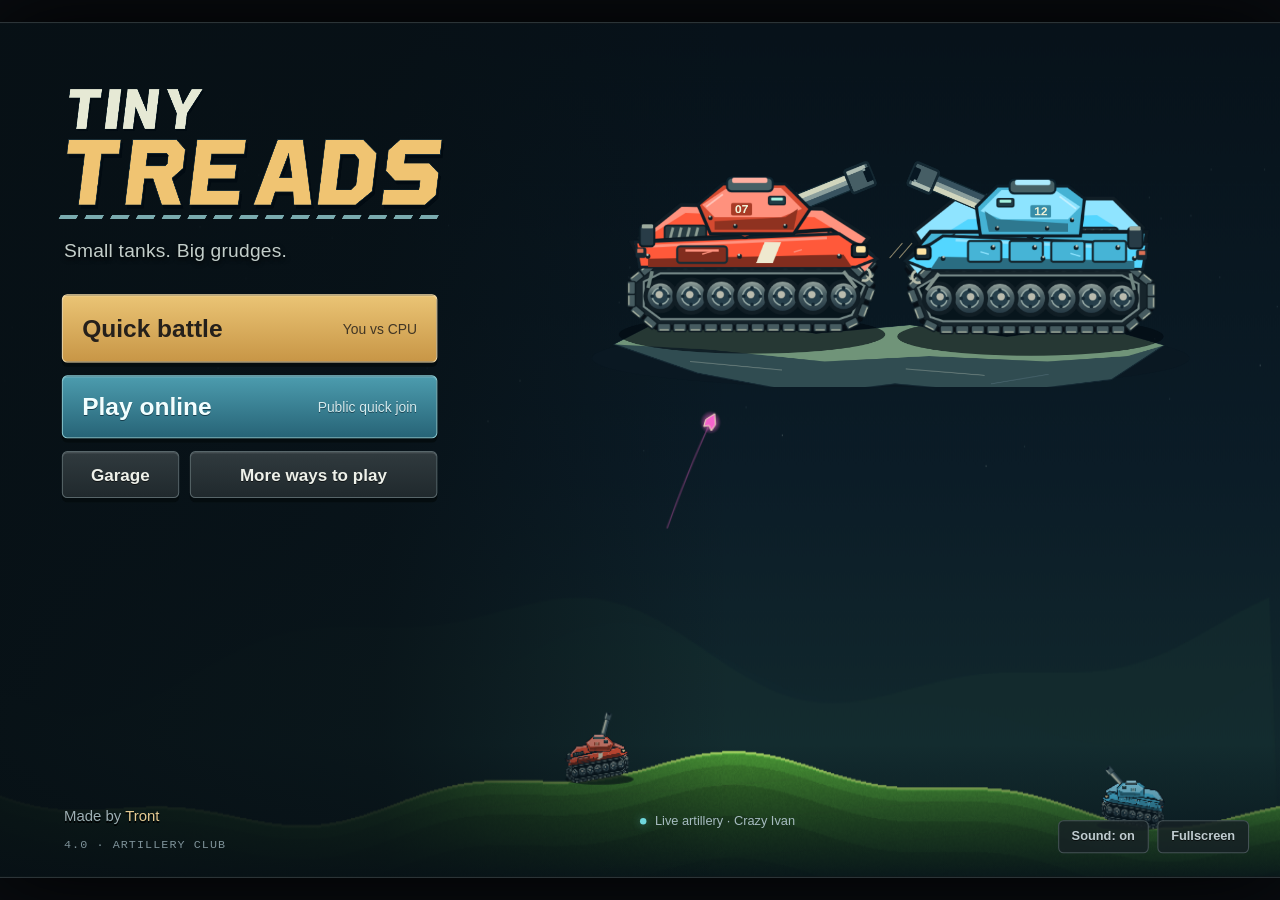
<file: versions/tiny-treads-v4.html>
<!doctype html>
<html lang="en">
<head>
<meta charset="utf-8">
<meta name="viewport" content="width=device-width,initial-scale=1,viewport-fit=cover">
<meta name="theme-color" content="#080a08">
<title>Tiny Treads · Small tanks. Big grudges. · Tront</title>
<meta name="description" content="Tiny Treads is a free browser artillery game by Tront. Destructible terrain, 400 wild weapons, local and online rivalries. Small tanks. Big grudges.">
<meta name="author" content="Trent Sterling (Tront)">
<style>
:root{color-scheme:dark;--acid:#c5f454;--orange:#ffac42;--muted:#9ba59b;--red:#ff6946;--blue:#55d6ff}*{box-sizing:border-box}html,body{margin:0;width:100%;height:100%;overflow:hidden;background:#040504;font:16px/1.35 Arial,Helvetica,sans-serif;color:#eff3e8;user-select:none;-webkit-user-select:none;touch-action:none}button,input,select{font:inherit}button{cursor:pointer;color:#eef0df;touch-action:manipulation}button:focus-visible,input:focus-visible,select:focus-visible{outline:2px solid #d8ff73;outline-offset:3px}button:disabled{cursor:default;filter:saturate(.2);opacity:.48}button,input,select{ -webkit-tap-highlight-color:transparent}input,select{color:#eef3e1;background:#0b0e0a;border:1px solid #4a5044;border-radius:3px;padding:10px;user-select:text;touch-action:auto}select{cursor:pointer}button{border:1px solid #6f7463;border-radius:4px;background:linear-gradient(#3a4035,#242820 45%,#191c16 47%,#292e23);box-shadow:inset 0 1px #a4ac8660,inset 0 -2px #080a06,0 2px 2px #0008;text-shadow:0 2px #000;padding:8px 15px;font-weight:700;transition:filter .1s,border-color .1s}button:hover:not(:disabled){filter:brightness(1.24);border-color:#d6e4b9}button:active:not(:disabled){transform:translateY(1px);box-shadow:inset 0 2px 5px #000b}button.primary{color:#ebffae;border-color:#9eb64c;background:linear-gradient(#5b702a,#3b4c18 48%,#253411 50%,#384721)}button.orange{border-color:#d88c40;background:linear-gradient(#a75e21,#793b15 46%,#54230e 48%,#773611);color:#fff2c6}button.flat{box-shadow:none;background:#10140dc9;border-color:#48513b;color:#c3d0ad}button.small{font-size:14px;padding:6px 12px}a{color:#c5f454;text-decoration:none}a:hover{text-decoration:underline}[hidden]{display:none!important}#stage{width:1200px;height:800px;position:absolute;left:50%;top:50%;transform-origin:center;background:#000;box-shadow:0 0 0 1px #454c35,0 0 100px #000;overflow:hidden}#field{position:absolute;inset:0;width:1200px;height:610px;display:block;cursor:crosshair}#hud{position:absolute;top:610px;left:0;width:1200px;height:190px;background:repeating-linear-gradient(0deg,#ffffff02 0px,#ffffff02 1px,transparent 1px,transparent 3px),linear-gradient(#4b5040 0,#252b20 4px,#353b2f 8px,#24291f 40%,#141912);border-top:2px solid #8b9970;box-shadow:0 -4px 12px #0009,inset 0 0 0 3px #10140e;padding:0 14px}#statusbar{height:35px;display:flex;align-items:center;gap:10px;border-bottom:1px solid #10170d;color:#c7d1ba;font-size:14px}#status{color:var(--acid);font-weight:bold;min-width:166px}#shotNote{color:#aab899;flex:1;white-space:nowrap;overflow:hidden;text-overflow:ellipsis}#controls{height:128px;display:flex;align-items:stretch;gap:10px;padding:9px 0 6px}.instrument{position:relative;border:1px solid #0b1108;border-top-color:#78866a;border-radius:5px;background:linear-gradient(#182014,#10170c);box-shadow:inset 0 2px 8px #000a,0 1px #5d6a4c88}.label{display:block;color:#b2c39c;text-transform:uppercase;letter-spacing:2px;font-size:12px;font-weight:bold}.movebox{width:116px;padding:9px 8px;text-align:center}.movebox .label{margin-bottom:6px}.movebox button{font-size:12px;padding:7px 6px;min-width:45px}.movebox strong{display:block;color:#e3edcf;font-size:16px;margin-top:5px}.weaponbox{width:332px;padding:8px 10px}.weaponbox .label{padding-left:3px}.weapon-main{padding:0;display:flex;align-items:center;text-align:left;width:100%;border:0;box-shadow:none;background:transparent;height:56px}.weapon-main img{width:47px;height:47px;margin-right:9px;image-rendering:auto}.weapon-main span{font-size:21px;overflow:hidden;white-space:nowrap;text-overflow:ellipsis}.weapon-nav{display:flex;gap:8px}.weapon-nav button{font-size:12px;padding:4px 10px}.weapon-nav .remaining{margin-left:auto;font-size:13px;color:#afbd9c;align-self:center}.anglebox{width:202px;padding:7px 8px;display:flex;gap:7px}.anglebox canvas{width:100px;height:94px;touch-action:none;cursor:crosshair}.numcol{width:75px;text-align:center}.numcol .label{margin:2px 0 5px}.readout{background:#070b05;border:1px solid #465139;box-shadow:inset 0 1px 4px #000;color:#e7ffd2;text-shadow:0 0 9px #bafa3e33;font:700 28px/1.1 'Courier New',monospace}.numcol input{width:75px;height:38px;text-align:center;padding:3px;border-radius:2px;appearance:textfield}.numcol input::-webkit-inner-spin-button{appearance:none}.pair{display:flex;gap:4px;margin-top:5px}.pair button{flex:1;padding:4px 0;font-size:13px}.powerbox{flex:1;padding:9px 12px;min-width:209px}.powerhead{display:flex;align-items:center;justify-content:space-between}.powerhead input{width:72px;height:37px;text-align:center;padding:2px;border-radius:2px;appearance:textfield}.powerhead input::-webkit-inner-spin-button{appearance:none}input[type=range]{appearance:none;background:#090e05;box-shadow:inset 0 2px 4px #000;border:1px solid #556641;border-radius:2px;height:17px;padding:0;user-select:none;touch-action:none;cursor:ew-resize}input[type=range]::-webkit-slider-thumb{appearance:none;width:15px;height:26px;background:linear-gradient(90deg,#bbc898,#edfaca 40%,#6b7c4d);border:1px solid #d5e3b4;border-radius:2px;box-shadow:0 2px 4px #000}#powerSlider{width:100%;margin:14px 0 0;background:linear-gradient(to right,#719029 0%,#c4e358 65%,#e09d39 100%)}.ticklabels{display:flex;justify-content:space-between;font:12px 'Courier New';color:#93a180;margin-top:6px}.firebox{width:183px;display:flex;flex-direction:column;gap:5px}#fire{position:relative;flex:1;border:2px solid #d79139;border-bottom:5px solid #582c0c;background:linear-gradient(#ffce67,#f08f28 44%,#bf5315 47%,#db6d1b);box-shadow:inset 0 0 0 3px #ffffff22,0 3px 9px #0009;color:#321404;font:900 italic 42px/1 Arial Black,Arial,sans-serif;text-shadow:0 1px #ffd588,2px 3px #f7b044;letter-spacing:-1px}#fire span{display:block;font:700 12px Arial;letter-spacing:2px;margin-top:7px;text-shadow:none;color:#65320e}#fire:disabled{font-size:23px;letter-spacing:0}.firebox .label{text-align:center;font-size:11px;letter-spacing:1px}#keyline{display:flex;justify-content:space-between;align-items:center;font-size:12px;color:#9ead88;height:25px;border-top:1px solid #6c785144}#keyline b{color:#d1dabc;font-weight:normal}#rangebar{position:absolute;top:69px;left:50%;transform:translateX(-50%);display:flex;gap:5px;white-space:nowrap}#rangebar button{font-size:12px;padding:6px 10px;background:#0b0b0be6;border-color:#424b3a}#rangebar .lit{color:#e1ff96;border-color:#98bb43}.overlay{position:absolute;inset:0;background:#0009;z-index:10;display:flex;align-items:center;justify-content:center;backdrop-filter:blur(3px)}.sheet{background:linear-gradient(115deg,#2d3626,#141b10 42%,#151b11);border:1px solid #828f68;box-shadow:inset 0 0 0 4px #090f07,0 30px 80px #000e;border-radius:8px;padding:28px;position:relative}.sheet:before,.sheet:after{content:'';position:absolute;top:10px;width:5px;height:5px;border-radius:50%;background:#81896e;box-shadow:0 1px 2px #000}.sheet:before{left:10px}.sheet:after{right:10px}.sheet h1,.sheet h2{font-family:Arial Black,Arial,sans-serif;margin:0;text-shadow:0 3px #000;letter-spacing:-1px}.sheet h2{font-size:36px}.eyebrow{font-size:12px;font-weight:bold;letter-spacing:3px;color:#b4d27c;text-transform:uppercase;margin-bottom:6px}.subtle{color:#b0bca2}.row{display:flex;align-items:center;gap:12px}.row.between{justify-content:space-between}.grow{flex:1}#title{background:linear-gradient(#0002,#0000);backdrop-filter:none;align-items:flex-start;padding-top:64px;pointer-events:none}#titleContent{width:600px;text-align:center;pointer-events:auto}#logo{width:600px;height:205px;display:block}#title .tagline{font-size:18px;color:#d3deb9;margin:-1px 0 22px;text-shadow:0 2px 5px #000}.title-actions{width:354px;margin:0 auto;display:grid;gap:9px}.title-actions button{height:48px;font-size:19px;box-shadow:inset 0 1px #a4ac8660,inset 0 -2px #080a06,0 5px 10px #0008}.title-actions button:first-child{height:57px;font-size:24px}.title-actions .twocol{display:flex;gap:9px}.title-actions .twocol button{width:50%;height:42px;font-size:16px}#title .signature{margin-top:15px;color:#a1ad90;font-size:13px;text-shadow:0 2px #000}.buildtag{position:absolute;bottom:15px;left:19px;color:#a8b890;font-size:12px;letter-spacing:1px}.cornerbuttons{position:absolute;bottom:12px;right:16px;display:flex;gap:8px}.setup-sheet{width:724px}.setup-grid{display:grid;grid-template-columns:1fr 1fr;gap:19px;margin:23px 0}.setup-grid label{font-size:15px;color:#b9c8a7;display:grid;gap:7px}.setup-grid input,.setup-grid select{width:100%;height:43px}.ruleline{padding:13px 0;margin-bottom:14px;border-top:1px solid #53663a;border-bottom:1px solid #53663a;font-size:15px;color:#d2dfbe}.setup-grid .wide{grid-column:1/3}.checkrow{font-size:15px!important;display:flex!important;align-items:center;gap:12px!important}.checkrow input{width:19px!important;height:19px!important;accent-color:#b8e24b;user-select:none}.shop-sheet{width:1136px;height:737px;padding:23px}.shop-layout{display:grid;grid-template-columns:212px 1fr 212px;gap:15px;height:542px;margin-top:17px}.draft-side{background:#080e078f;border:1px solid #374630;border-radius:4px;padding:14px}.draft-side h3{margin:0 0 12px;font-size:17px}.draft-slots{display:flex;flex-direction:column;gap:6px}.draft-slot{font-size:13px;height:36px;display:flex;align-items:center;gap:6px;border-bottom:1px solid #26321e}.draft-slot img{width:25px;height:25px}.draft-slot.empty{color:#46573a}.draft-slot span{overflow:hidden;white-space:nowrap;text-overflow:ellipsis}#offer{display:grid;grid-template-columns:1fr 1fr;grid-template-rows:repeat(10,1fr);gap:5px;align-content:start}.offer{display:flex;align-items:center;padding:3px 7px;text-align:left;font-size:14px;height:48px}.offer img{width:33px;height:33px;margin-right:7px;flex-shrink:0}.offer .wpname{display:block;white-space:nowrap;overflow:hidden;text-overflow:ellipsis;max-width:198px}.offer small{display:block;font-size:10px;color:#aab991;margin-top:2px;letter-spacing:1px;text-transform:uppercase}.offer.claimed{background:#080c06;box-shadow:none;border-color:#2c3624;opacity:.4}.offer.selected{border-color:#d1ed82;box-shadow:inset 0 0 12px #92d73222}.shop-footer{margin-top:13px;display:flex;align-items:center;gap:12px;min-height:55px}#shopDescription{font-size:14px;color:#c1d0ab;flex:1}.arsenal-sheet{width:1110px;height:735px;display:flex;flex-direction:column;padding:25px}.arsenal-controls{display:flex;gap:11px;margin:18px 0 13px}.arsenal-controls input{flex:1}.arsenal-controls select{max-width:200px}.arsenal-layout{display:grid;grid-template-columns:1fr 285px;gap:18px;min-height:0;flex:1}.arsenal-list{overflow-y:auto;touch-action:pan-y;display:grid;grid-template-columns:1fr 1fr;gap:7px;align-content:start;padding:1px 8px 4px 0;scrollbar-color:#607540 #10170c;scrollbar-width:thin}.arsenal-item{display:flex;align-items:center;gap:9px;height:67px;text-align:left;padding:7px 9px;font-size:15px}.arsenal-item img{width:40px;height:40px}.arsenal-item>span{min-width:0}.arsenal-item .wpname{display:block;white-space:nowrap;overflow:hidden;text-overflow:ellipsis}.arsenal-item small{display:block;font-size:11px;color:#abbc96;margin-top:3px}.arsenal-item.selected{border-color:#c2ef64;background:linear-gradient(#3f532c,#22351a)}.arsenal-item.used{opacity:.38}.weapon-detail{border:1px solid #4f643a;border-radius:5px;background:#080f0799;padding:21px;display:flex;align-items:center;text-align:center;flex-direction:column}.weapon-detail>img{width:130px;height:130px;margin:6px 0 10px}.weapon-detail h3{font-size:24px;line-height:1.15;margin:4px 0 10px}.weapon-detail p{font-size:15px;color:#bccba9;line-height:1.5;min-height:72px;margin:10px 0 12px}.weapon-detail button{width:100%;font-size:17px;margin-top:auto}.badge{font-size:11px;letter-spacing:1px;color:#cedc9b;background:#253617;padding:5px 9px;border:1px solid #52683a;border-radius:3px;display:inline-block}.detail-meta{font-size:12px;color:#8fa176;margin:10px 0 15px}.arsenal-bottom{font-size:12px;color:#9cad85;margin-top:12px}.pause-sheet{width:518px}.pause-sheet .buttons{display:grid;gap:10px;margin-top:24px}.pause-sheet .buttons button{height:43px}.settingsrow{display:flex;align-items:center;justify-content:space-between;font-size:15px;margin:15px 0}.settingsrow input[type=range]{width:170px}.help-sheet{width:758px}.help-sheet p{color:#c1ceb1;font-size:16px}.help-grid{display:grid;grid-template-columns:1fr 1fr;gap:11px 25px;margin:23px 0}.help-grid div{padding:9px 0;border-bottom:1px solid #3d4d2d;font-size:15px}.help-grid b{color:#d9eea6;display:block;font-size:16px;margin-bottom:3px}.results-sheet{width:700px;text-align:center}.result-title{font-size:49px!important;margin:8px 0 20px!important}.scorecards{display:flex;gap:20px;margin:23px 0}.scorecard{flex:1;padding:23px;border:1px solid #617a43;background:#080c06}.scorecard strong{display:block;font:700 64px 'Courier New';color:#ecf6db}.scorecard h3{margin:0 0 10px;font-size:20px}.scorecard small{color:#b1c09b}.results-sheet .row{justify-content:center}.results-sheet .row button{font-size:17px}#perf{position:absolute;left:12px;top:87px;pointer-events:none;z-index:8;font:12px/1.55 'Courier New';white-space:pre;background:#080b06e8;border:1px solid #5c733a;color:#d7e9b0;padding:10px}#toast{position:absolute;left:50%;top:555px;transform:translateX(-50%);padding:10px 23px;color:#e9f8d2;background:#0b1007eb;border:1px solid #728753;z-index:20;border-radius:4px;font-size:15px;pointer-events:none;max-width:900px;text-align:center}#bootError{position:absolute;inset:20px;z-index:100;background:#190d07;border:2px solid #ff9e3e;white-space:pre-wrap;padding:40px;font:17px monospace;user-select:text}#portraitHint{position:fixed;top:3px;left:0;right:0;text-align:center;color:#a4b58c;font-size:11px;display:none;pointer-events:none}@media(orientation:portrait){#portraitHint{display:block}}@media(prefers-reduced-motion:reduce){button{transition:none}}

/* Tiny Treads: a machined little arcade, not a dashboard. */
#title{padding:70px 0 0 65px;justify-content:flex-start;align-items:flex-start;background:linear-gradient(90deg,#02050255,transparent 70%)}#titleContent{width:570px;text-align:left}#logo{width:570px;height:195px}#title .tagline{text-align:center;font-size:22px;letter-spacing:.8px;margin:14px 0 24px;color:#eef5cf}#title .signature{text-align:center;font-size:15px;margin-top:20px}.title-actions{position:absolute;left:769px;top:99px;width:348px;gap:11px;padding:20px;background:linear-gradient(120deg,#283022ed,#10160ce8);border:1px solid #7a8a59;box-shadow:inset 0 0 0 4px #0a0f07,0 20px 50px #000a;border-radius:6px}.title-actions button{height:48px;font-size:18px}.title-actions button:first-child{height:72px;font-size:24px}.title-actions button small{display:block;font:12px Arial;letter-spacing:0;margin-top:2px;opacity:.78}.title-actions .twocol button small{display:none}.title-actions .twocol button{font-size:15px;height:45px;padding:5px 4px}.title-strap{font:700 12px 'Courier New',monospace;color:#b2c890;letter-spacing:2px;text-align:center;margin:0 0 4px}.title-emblem{width:390px;margin:38px auto 0;text-align:center;border-top:1px solid #7390426b;border-bottom:1px solid #7390426b;padding:15px 0;color:#bfd599;font:700 14px 'Courier New',monospace;letter-spacing:2px}.title-emblem b{color:#ebffb6}.buildtag{font-size:13px}.cornerbuttons{pointer-events:auto}#titleTanks{width:520px;height:138px;margin-left:24px;margin-top:4px;display:block}.setup-sheet{width:980px;padding:25px}.setup-grid{grid-template-columns:1fr 1fr 1fr;gap:14px;margin:19px 0}.setup-grid input,.setup-grid select{height:42px}.setup-grid label{font-size:15px}.setup-grid .wide{grid-column:auto}.setup-checks{display:flex;align-items:center;gap:24px;margin:12px 0 18px;font-size:15px}.setup-checks label{display:flex;gap:8px;align-items:center}.setup-checks input{width:18px;height:18px;accent-color:#c7ed57}.setup-sheet .ruleline{margin:12px 0;padding:12px 0}.landscape-peek{position:absolute;right:29px;top:25px;width:176px;height:61px;border:1px solid #495536;border-radius:3px}.setup-sheet h2{font-size:32px}.setup-sheet .eyebrow{max-width:650px}.garage-sheet{width:1088px;height:714px;padding:27px}.garage-layout{display:grid;grid-template-columns:550px 1fr;gap:28px;margin-top:12px}.garage-display{position:relative}#garageCanvas{width:550px;height:394px;background:radial-gradient(ellipse at 50% 80%,#26321b,#090f09 70%);border:1px solid #415431;border-radius:4px}.garage-callout{text-align:center;margin:-70px 0 22px;position:relative}.garage-callout strong{font:900 30px Arial Black,Arial;letter-spacing:4px;color:#deedb8;display:block}.garage-callout span{color:#9fb18a;font-size:14px}.garage-display>.row{justify-content:center;margin-top:38px}.garage-controls label{display:flex;align-items:center;justify-content:space-between;color:#bfd5a4;font-size:15px;margin:3px 0 16px;gap:12px}.garage-controls input{height:37px;flex:1;width:100px}.garage-label{font-size:13px;color:#aaba94;text-transform:uppercase;letter-spacing:2px;margin:12px 0 7px}.choice-grid{display:grid;grid-template-columns:repeat(4,1fr);gap:6px}.choice-grid.three{grid-template-columns:repeat(3,1fr)}.choice-grid button{padding:9px 4px;font-size:14px}.choice-grid button.selected,.paint-grid button.selected{border-color:#e9ff9e;color:#eeffc3;box-shadow:inset 0 0 0 1px #accd53,0 0 9px #bfd84333}.paint-grid{display:grid;grid-template-columns:repeat(4,1fr);gap:6px}.paint-grid button{height:46px;font-size:11px;padding:4px 3px;background:#0b1309}.paint-grid i{display:block;height:13px;margin:0 4px 3px;background:var(--paint);border:1px solid #ffffff50;border-radius:2px}.online-sheet{width:1074px;height:717px;padding:26px}.online-layout{display:grid;grid-template-columns:1fr 295px;gap:24px;margin-top:16px;height:520px}.lobby-main{border:1px solid #3e502d;background:#080f0788;padding:16px 22px;position:relative;text-align:center}.lobby-radar{width:75px;height:75px;border:1px solid #718c43;border-radius:50%;margin:3px auto 8px;position:relative;background:radial-gradient(#738e3622,transparent 67%);overflow:hidden}.lobby-radar:before,.lobby-radar:after{content:'';position:absolute;background:#78934844}.lobby-radar:before{height:1px;width:100%;top:50%;left:0}.lobby-radar:after{width:1px;height:100%;left:50%;top:0}.lobby-radar span{position:absolute;inset:0;background:conic-gradient(from 0deg,transparent 180deg,#b3f14455 360deg);animation:radar 2.5s linear infinite}.lobby-radar b{position:absolute;inset:0;display:grid;place-items:center;font:700 24px 'Courier New';color:#d9f3a4}@keyframes radar{to{transform:rotate(360deg)}}.lobby-main h3{font:900 24px Arial Black,Arial;margin:6px 0 5px;color:#e4f4bf}.lobby-main p{font-size:15px;color:#b9cba7;margin:4px 0 10px;min-height:38px}.lobby-actions{justify-content:center;margin:13px 0 12px;gap:8px}.lobby-actions button{font-size:15px;padding:10px}.join-row{display:flex;gap:9px}.join-row input{flex:1;min-width:0;font:700 17px 'Courier New';letter-spacing:2px;text-transform:uppercase}.join-row button{font-size:15px}.lobby-footnote{font-size:13px;color:#8fa180;margin-top:13px;line-height:1.5}.lobby-settings label{display:grid;grid-template-columns:81px 1fr;align-items:center;gap:5px;font-size:14px;color:#bfd0a9;margin:7px 0}.lobby-settings select{width:100%;font-size:13px;padding:7px 6px;height:36px}.lobby-settings p{font-size:13px;color:#96a781;line-height:1.55;margin-top:14px}.lobby-settings .checkwrap{flex-wrap:wrap;gap:4px 13px;margin-top:12px}.lobby-settings .checkwrap label{display:flex;gap:5px;font-size:13px;margin:3px 0}.checkwrap input{accent-color:#c3e368;width:16px;height:16px}.connection-bottom{border-top:1px solid #394a2c;padding-top:13px;margin-top:13px;color:#9ab382;display:flex;justify-content:space-between;align-items:center;font:13px 'Courier New';height:32px}#roomBadge{display:flex;align-items:center;justify-content:center;gap:12px;background:#131e0c;border:1px solid #657e3d;padding:9px;margin:8px 0}#roomBadge>span{font-size:11px;width:38px;text-align:left;letter-spacing:1px;color:#a4bc83}#roomCodeLabel{font:700 24px 'Courier New';letter-spacing:3px;color:#e1ffac}#roomBadge button{font-size:12px;padding:6px 8px}#lobbyPeople{height:59px;overflow:hidden;display:flex;flex-direction:column;gap:4px;margin:3px 0}.peer-row{font-size:14px;display:flex;align-items:center;gap:9px;color:#d5e1bd;padding:5px 8px;background:#14200e;text-align:left;border-left:3px solid #bfec65}.peer-row small{margin-left:auto;color:#8eb568}.connection-dot{display:inline-block;width:7px;height:7px;border-radius:50%;background:#b7ec55;box-shadow:0 0 6px #bbfa59}#networkBar{position:absolute;top:74px;left:23px;right:23px;display:flex;align-items:center;gap:9px;z-index:2;font:12px 'Courier New';color:#a3bf8c;pointer-events:none}#networkBar button{pointer-events:auto;font:12px Arial;padding:4px 8px}#networkBar button:first-of-type{margin-left:auto}#emoteBubble{position:absolute;left:50%;top:131px;transform:translateX(-50%);background:#111c0df5;border:1px solid #98b36c;padding:11px 20px;border-radius:4px;color:#ebf8d4;z-index:9;font-size:17px;pointer-events:none}.lost-sheet{width:870px;padding:35px}.lost-sheet p{color:#b7c8a4;margin:20px 0;line-height:1.6}.smallprint{font-size:13px}.credits-sheet{width:992px;padding:31px}.credit-lead{font-size:18px;color:#dcebbf}.credit-columns{display:grid;grid-template-columns:1fr 1fr;gap:31px;margin:17px 0 22px}.credit-columns h3{font-size:17px;color:#d7edac;margin:10px 0}.credit-columns p{font-size:14px;line-height:1.55;color:#aabf98;margin:10px 0}.credit-columns section+section{border-left:1px solid #3d4d2c;padding-left:27px}.shop-sheet{height:752px}.shop-layout{height:480px;grid-template-columns:218px 1fr 218px;gap:12px;margin-top:13px}#offer{grid-template-rows:repeat(10,1fr);gap:4px}.offer{height:43px;font-size:14px;padding:3px 5px}.offer img{width:30px;height:30px;margin-right:5px}.offer small{font-size:10px}.draft-side{padding:12px}.draft-slot{height:34px;font-size:13px}.draft-slots{gap:5px}.shop-footer{height:113px;position:relative;padding:14px 0 0 292px;display:flex;gap:10px;align-items:flex-end;flex-wrap:wrap}.shop-footer #shopDescription{flex-basis:100%;height:43px;font-size:14px;line-height:1.35;margin:0}.shop-footer button{font-size:14px;padding:8px 13px}.shop-footer #shopExit{margin-left:auto}.offer.shuffle-lit{filter:brightness(1.7)!important;border-color:#e9ffaa!important;background:linear-gradient(#607c29,#314614)!important;box-shadow:0 0 14px #c8f45760!important;opacity:1!important}.offer.just-picked{outline:2px solid var(--acid);outline-offset:-2px}.draft-slot.just-dealt{animation:slotflash .6s ease-out}@keyframes slotflash{from{background:#b9fa5266;transform:translateX(6px)}to{background:transparent;transform:translateX(0)}}.flying-weapon{position:absolute;z-index:32;pointer-events:none;background:linear-gradient(#53642b,#263214);border:1px solid #d8ee9a;box-shadow:0 8px 20px #000b;border-radius:4px;padding:5px 9px;display:flex;gap:7px;align-items:center;font-size:13px;color:#eaffc1;transform-origin:left top;transition:transform .26s cubic-bezier(.12,.66,.25,1),opacity .26s}.flying-weapon img{width:25px;height:25px}.deal-progress{position:absolute;bottom:0;left:0;height:3px;background:#bcdf65;transition:width .1s;box-shadow:0 0 12px #c1ef44}#demoDock{position:absolute;z-index:15;width:270px;height:96px;overflow:hidden;background:#000;border:1px solid #4e623c;border-radius:3px;pointer-events:none;box-shadow:inset 0 0 15px #000}.demo-caption{position:absolute;top:5px;left:6px;font:8px 'Courier New';letter-spacing:1px;color:#b4c992}#demoName{position:absolute;bottom:5px;left:7px;right:7px;color:#dbe9c9;font-size:11px;text-shadow:0 1px 3px #000}#weaponDemo{width:100%;height:100%;display:block}.weapon-detail{padding-bottom:135px;position:relative}.weapon-detail #equipWeapon{position:absolute;bottom:13px;left:16px;right:16px;width:calc(100% - 32px)}.round-strip{display:flex;justify-content:center;align-items:center;gap:15px;margin:15px 0 5px;padding:10px;background:#080e0688;border:1px solid #3a5026}.round-strip b{font:700 20px 'Courier New';color:#ddecba}.round-pips{display:flex;gap:5px}.round-pips i{width:10px;height:10px;border:1px solid #566a3c;transform:rotate(45deg);background:#192610}.round-pips i.won{background:var(--pcolor);box-shadow:0 0 9px var(--pcolor)}.results-sheet{min-width:760px;max-width:850px}.result-title{font-size:42px!important}.scorecard strong{font-size:54px}.scorecard small{font-size:14px}.scorecards{margin-top:20px}.record-line{color:#b9cd9d;font-size:14px;margin:12px 0}.footer-version{font-size:12px}.input-help{font-size:12px;color:#96aa7c}
@media (prefers-reduced-motion:reduce){.lobby-radar span{animation:none}.flying-weapon{transition-duration:.05s}.draft-slot.just-dealt{animation:none}}

#titleContent #quickPlay{height:64px}#resultExtra{font-size:14px;color:#b7caa0;line-height:1.5;margin:14px 0 18px}

.weapon-detail{padding:14px;min-height:0}.weapon-detail>img{width:100px;height:100px;margin:0 0 8px}.weapon-detail p{min-height:0;margin:8px 0;font-size:14px}.detail-meta{font-size:11px;margin:6px 0}.weapon-detail #demoDock{position:relative;flex-shrink:0;left:auto!important;top:auto!important;width:100%!important;height:95px!important;margin:7px 0 10px}.weapon-detail #equipWeapon{position:static;width:100%;margin-top:auto;left:auto;right:auto;bottom:auto;font-size:16px}

.title-actions #titlePrivate{height:34px;font-size:14px;padding:5px 7px;margin-top:-5px;background:linear-gradient(#262d20,#141b0e)}

.seat-role{display:inline-block;vertical-align:middle;font:10px "Courier New",monospace;letter-spacing:1px;border:1px solid #617346;padding:3px 4px;margin-left:4px;color:#c3d8a9}

/* 4.0: graphite instrumentation, warm paint, and progressive disclosure. */
:root{--acid:#eac16a;--orange:#f69e54;--muted:#9aa6ab;--red:#ff7856;--blue:#76d8e9}
html,body{background:#090c10;color:#edf0e9;font-family:Arial,Helvetica,sans-serif}
#stage{box-shadow:0 0 0 1px #394449,0 0 80px #000}
button{border:1px solid #58666a;background:linear-gradient(#303a3e,#20292d);border-radius:5px;box-shadow:inset 0 1px #b1c1c422,0 3px 0 #080c0e;text-shadow:0 1px #0009;color:#eef1ea;transition:background .12s,filter .12s,border-color .12s}
button:hover:not(:disabled){filter:brightness(1.14);border-color:#e5cc94}
button.primary{background:linear-gradient(#eac475,#c89646);border-color:#f3daa7;color:#25201b;text-shadow:none;box-shadow:inset 0 1px #fff5ce,0 3px 0 #694921}
button.orange{background:linear-gradient(#4c9cae,#276477);border-color:#85c6cf;color:#f2ffff;text-shadow:0 1px #173f4e;box-shadow:inset 0 1px #aee3df33,0 3px 0 #173942}
button.flat{background:#172125d9;color:#bfccd0;border-color:#445155}
input,select{background:#111b20;border-color:#48585e;color:#eef2e9;border-radius:4px}
.sheet{background:linear-gradient(130deg,#273337,#141e23 60%);border:1px solid #5c6c71;box-shadow:inset 0 0 0 4px #0d1519,0 25px 70px #000c;border-radius:9px}
.sheet:before,.sheet:after{background:#657579}.sheet h2{letter-spacing:-1px;font-size:32px;text-shadow:0 2px #0008}.eyebrow{color:#d1b17b;letter-spacing:2px;font-size:11px}.subtle{color:#a9b7b9}.sheet label{color:#b5c2c3}.overlay{background:#02070baa;backdrop-filter:blur(2px)}
#title{padding:0;background:linear-gradient(90deg,#071015ed 0,#071015c4 30%,#07101500 57%);pointer-events:none;backdrop-filter:none}
#titleContent{position:absolute;left:45px;top:48px;width:414px;text-align:left;pointer-events:auto}
#logo{width:414px;height:153px;object-fit:contain}
#title .tagline{font-size:18px;letter-spacing:.2px;text-align:left;color:#c3ceca;margin:0 0 29px 15px}
.title-actions{position:static;width:352px;margin:0 0 0 13px;padding:0;background:none;border:0;box-shadow:none;display:grid;gap:12px}
.title-actions button,.title-actions button:first-child{height:59px;font-size:23px;letter-spacing:0;box-shadow:inset 0 1px #ffffff30,0 4px 0 #040c0f}
.title-actions>button{text-align:left;padding:12px 18px;display:flex;align-items:center;justify-content:space-between}
.title-actions button small{font:13px Arial;opacity:.84;margin:0}
.title-actions .twocol{gap:10px}.title-actions .twocol button,.title-actions .twocol button:first-child{height:44px;font-size:16px;padding:9px}
.title-actions .twocol button:first-child{width:32%}.title-actions .twocol button:last-child{width:68%}
#morePanel{display:grid;grid-template-columns:1fr 1fr;gap:8px;padding:8px 0 0;background:#0b161ce8;border-radius:4px}
#morePanel button,#morePanel button:first-child{height:37px;font-size:14px;padding:7px 6px}
#titleTanks{position:absolute;left:515px;top:66px;width:650px;height:275px;margin:0;pointer-events:none}
#title .signature{position:absolute;left:60px;bottom:47px;text-align:left;font-size:14px;margin:0;color:#9eb0b4;pointer-events:auto}
#title .signature a{color:#e5ca92}.buildtag{font:11px 'Courier New';left:60px;bottom:24px;color:#7d9198}.cornerbuttons{bottom:22px;right:29px}.cornerbuttons button{height:31px;font-size:12px}
#attractCaption{position:absolute;bottom:44px;left:50%;font-size:12px;color:#a6bbc0;display:flex;gap:8px;align-items:center}
#attractCaption i{width:6px;height:6px;border-radius:50%;background:#6fd6dc;box-shadow:0 0 8px #6fd6dc66}
#hud{background:linear-gradient(#68777a 0,#263238 3px,#182329 6px,#111b20);border-top:1px solid #8fa5a9;box-shadow:0 -5px 20px #0008,inset 0 0 0 3px #101a1f;padding:0 16px}
.instrument{background:linear-gradient(#0b161c,#111e23);border-color:#0a1318;border-top-color:#3d535e;box-shadow:inset 0 1px 4px #0007,0 1px #64777c33}.label{color:#95aab2;letter-spacing:1.4px;font-size:12px}
#statusbar{border-bottom-color:#35434a;font-size:14px}#status{min-width:150px}#shotNote{font-size:13px;color:#a0b4b9}#statusbar button{font-size:13px}
#fire{background:linear-gradient(#f6ce83,#e6a954 48%,#ce843a);border:1px solid #f6d293;border-bottom:4px solid #80512e;border-radius:5px;color:#291e14;text-shadow:0 1px #ffe2a3;box-shadow:inset 0 0 0 3px #fff4bd18,0 3px 9px #0006}
#fire span{color:#704a28}#keyline{color:#8b9ea5;border-top-color:#475b6233}#keyline b{color:#b6c4c7}.readout{background:#081219;color:#f8ddb0;border-color:#465c66;box-shadow:inset 0 1px 4px #000;text-shadow:none}
#powerSlider{background:linear-gradient(90deg,#3d7184,#63b4bb 60%,#dfb671);border-color:#4b6973}.ticklabels{color:#7e98a3}.weapon-main span{font-size:21px}.weapon-main img{width:51px;height:51px}.weapon-main:hover:not(:disabled){background:#21353d66}.weaponbox{width:340px}#controls{gap:10px}
.setup-sheet{width:870px;padding:27px}.setup-grid{grid-template-columns:repeat(3,1fr);gap:15px}.setup-sheet details{border-top:1px solid #42565e;margin:20px 0;padding:13px 0 0}.setup-sheet summary{cursor:pointer;color:#d8c398;font-size:16px;list-style:disclosure-closed}.setup-sheet details[open] summary{list-style:disclosure-open}.advanced-grid{display:grid;grid-template-columns:repeat(3,1fr);gap:14px;margin-top:16px}.advanced-grid label{display:grid;gap:6px;font-size:14px}.advanced-grid input,.advanced-grid select{width:100%;height:40px}.setup-checks{gap:18px;margin-bottom:4px}.setup-checks label{font-size:13px}.setup-checks input{accent-color:#e6bb6d}.ruleline{border:0!important;font-size:14px!important;color:#99afb8;padding:2px 0 12px!important;margin:4px 0!important}.setup-sheet .eyebrow{display:none}.landscape-peek{border-color:#435e6c}
.garage-sheet{width:1090px;height:708px;padding:27px}.garage-layout{grid-template-columns:560px 1fr;gap:26px;margin-top:18px}.garage-display{height:565px}.garage-display canvas#garageCanvas{width:560px;height:418px;background:radial-gradient(ellipse at 55% 70%,#334751 0,#14242d 50%,#0b171f 95%);border:1px solid #435a66;border-radius:6px}
.garage-callout{margin:-77px 0 16px;pointer-events:none}.garage-callout strong{font:900 27px Arial;letter-spacing:5px;color:#e6d9bc}.garage-callout span{font-size:13px;color:#93a7af}.garage-display>.row{margin-top:35px}.garage-controls .garage-label{font-size:11px;color:#91a9b1;margin:13px 0 6px}.choice-grid button{background:#1b2a31;font-size:14px;border-color:#3e5864;box-shadow:none}.choice-grid button.selected,.paint-grid button.selected{background:#344950;border-color:#eac16a;color:#f8deaa;box-shadow:inset 0 -2px #dcb777}
.paint-grid{grid-template-columns:repeat(6,1fr);gap:6px}.paint-grid button{height:47px;position:relative;font-size:0;border-color:#354d56;background:#0e1a20;box-shadow:none}.paint-grid i{height:31px;margin:2px;border:0;border-radius:3px}.paint-grid button::after{content:'';position:absolute;inset:6px;border:1px solid #ffffff29;border-radius:3px;pointer-events:none}.garage-controls input{border-color:#50646c}.garage-controls .choice-grid.three{grid-template-columns:repeat(3,1fr)}
.arsenal-sheet,.shop-sheet{background:linear-gradient(130deg,#26373c,#142129 70%)}.arsenal-controls input,.arsenal-controls select{border-color:#405962}.arsenal-item{background:#172931;border-color:#354f5c;text-shadow:none}.arsenal-item.selected{background:#294651;border-color:#d4bd84;box-shadow:inset 3px 0 #e9bc68}.arsenal-item small{color:#8ea9b4}.weapon-detail{background:#0d1e27;border-color:#38515d}.weapon-detail p{color:#bfd0d5;font-size:15px}.weapon-detail h3{color:#ecdbb7}.badge{border-color:#47616c;color:#abc4cc;background:#18333e}.detail-meta{color:#8a9ea7;font-size:11px}.arsenal-list{scrollbar-color:#607a85 #12232b}.arsenal-controls #familyFilter{max-width:235px}.weapon-detail #demoDock{height:150px!important;border-color:#4d6974}.weapon-detail>img{width:84px;height:84px}.arsenal-layout{height:500px}
.draft-side{background:#10222c;border-color:#3c5663}.draft-slot{border-color:#344953;color:#c2d3d7}.draft-slot.empty{color:#506671}.offer{background:#1d333d;border-color:#425b67;text-shadow:none}.offer small{color:#8ea8b4}.offer.claimed{opacity:.3}.offer.shuffle-lit{background:linear-gradient(#886d37,#584726)!important;border-color:#ffe8a5!important;box-shadow:0 0 15px #faca3d33!important}.shop-footer #shopDescription{color:#b6cbd2}.draft-side h3{border-bottom-color:#365362}
#demoDock{border-color:#516d79;background:#07121b}.demo-caption{font-size:9px;color:#a0bac6}.demo-caption,#demoName{background:#07151cb8;padding:1px 3px;border-radius:2px}#demoName{font-size:12px}
.online-sheet{height:auto;min-height:480px;width:950px}.online-layout{height:auto;min-height:330px;grid-template-columns:1fr 265px}.lobby-main{background:#10232a;border-color:#385865}.lobby-main h3{color:#e8d9b5}.lobby-main p{color:#a9c1ca}.lobby-footnote{font-size:12px;color:#738c99}.lobby-settings p{display:none}.lobby-settings select{border-color:#3c5864}.lobby-settings .eyebrow{color:#bfaa7e}.peer-row{background:#1c333d;border-color:#a3d6d8}.peer-row small{color:#9cbdc9}.lobby-radar{border-color:#66858e;background:radial-gradient(#7ad7da11,transparent)}.lobby-radar span{background:conic-gradient(from 0deg,transparent 180deg,#5ac5db44 360deg)}.connection-dot{background:#7bcbcf;box-shadow:0 0 7px #78d1d544}.connection-bottom{border-color:#385564;color:#8fb5c2}
#online.public-search .online-sheet{width:640px}#online.public-search .online-layout{display:block;min-height:260px}#online.public-search .lobby-settings,#online.public-search .join-row,#online.public-search .lobby-actions,#online.public-search .lobby-footnote{display:none}
#networkBar{font-size:11px;top:85px;left:22px;color:#8fabb6}#rangebar{top:79px}#rangebar button{background:#122730e8;color:#bed1d8;border-color:#415d68;font-size:13px}.scorecard{background:#10212a;border-color:#415763}.scorecard small{color:#9fb8c2}.scorecard strong{color:#f0dcc0}.scorecards{gap:14px}.round-strip{background:#192e38;border-color:#3c5460}.round-strip b{color:#e2c899}.results-sheet{max-width:1100px}.results-sheet.four-results{width:1040px}.four-results .scorecards{grid-template-columns:repeat(4,1fr)}.four-results .scorecard{padding:17px 9px}.four-results .scorecard h3{font-size:18px}.four-results .scorecard strong{font-size:44px}.four-results .scorecard small{font-size:12px}
#brawl .sheet{width:880px;padding:32px}#brawl h2{font-size:34px}.brawl-seats{display:grid;grid-template-columns:repeat(4,1fr);gap:12px;margin:24px 0}.brawl-seat{background:#10202a;border:1px solid #3c5663;border-radius:7px;text-align:center;padding:13px 8px;color:#bfd0d8;min-height:115px}.brawl-seat canvas{width:140px;height:83px;display:block;margin:0 auto 4px}.brawl-seat b{display:block;font-size:16px}.brawl-seat small{font-size:12px;color:#7fa4b5}.brawl-actions{display:grid;grid-template-columns:1fr 1fr;gap:11px;margin-top:18px}.brawl-actions button{height:49px;font-size:17px}.brawl-bottom{margin-top:22px;display:flex;gap:12px;align-items:center}.brawl-bottom input{flex:1;min-width:100px}#partyStatus{color:#aac3ce;font-size:15px;min-height:24px}#partyCode{color:#f4d193;font:700 22px 'Courier New';letter-spacing:3px}.brawl-head{display:flex;justify-content:space-between;align-items:center}.brawl-count{display:flex;gap:12px;align-items:center;color:#9eb6c0;font-size:14px}
#turnRibbon{position:absolute;top:106px;left:50%;transform:translateX(-50%);z-index:3;display:flex;gap:5px;pointer-events:none}#turnRibbon span{padding:5px 9px;border-radius:4px;color:#a4bac4;background:#14232be0;font-size:12px;border:1px solid #314854}#turnRibbon span.now{color:#fff0d3;border-color:#bc9e65;background:#4b3b27d9}
@media(prefers-reduced-motion:reduce){.lobby-radar span{animation:none}.flying-weapon{transition:none}}

/* Visual pass 2: readable paint labels, full antenna clearance. */
.paint-grid{grid-template-columns:repeat(4,1fr)}.paint-grid button{height:43px;font-size:11px;color:#c8d5d7;padding:4px 2px}.paint-grid i{height:16px;margin:0 5px 3px}.paint-grid button::after{display:none}

/* Visual pass 3: once connected, the lobby is a lobby, not another mode-selection menu. */
#brawl.in-room .brawl-actions,#brawl.in-room #partyInput,#brawl.in-room #partyJoin{display:none}
#brawl.public-room #partyJoinRow{display:none}
#brawl.in-room .sheet{width:880px}

</style>
</head>
<body>
<div id="stage">
 <canvas id="field" width="1200" height="610" aria-label="Artillery battlefield. Drag to aim. In the range, drag the target to reposition it."></canvas>
 <div id="rangebar" hidden><button id="repairBtn">Repair terrain</button><button id="terrainBtn">New landscape</button><button id="trajectoryBtn">Trajectory: off</button><button id="rangeArsenal">All 400 weapons</button></div>
 <div id="hud" hidden>
  <div id="statusbar"><span id="status">Ready</span><span id="shotNote">Aim, set power, fire.</span><button class="small flat" id="arsenalBtn">Weapons</button><button class="small flat" id="helpBtn">Help</button><button class="small flat" id="menuBtn">Menu</button></div>
  <div id="controls">
   <div class="instrument movebox"><span class="label">Move</span><div class="row" style="gap:4px"><button id="moveLeft">Left</button><button id="moveRight">Right</button></div><strong id="moves">4 left</strong></div>
   <div class="instrument weaponbox"><span class="label">Weapon</span><button class="weapon-main" id="weaponPick"><img id="weaponIcon" alt=""><span id="weaponName">Single Shot</span></button><div class="weapon-nav"><button id="previousWeapon">Previous</button><button id="nextWeapon">Next</button><span class="remaining" id="ammo">10 shots</span></div></div>
   <div class="instrument anglebox"><canvas id="angleDial" width="200" height="188" aria-label="Drag this dial to change angle"></canvas><div class="numcol"><span class="label">Angle</span><input id="angleNumber" class="readout" type="number" min="0" max="180" step="1" aria-label="Firing angle"><div class="pair"><button id="angleDown" aria-label="Decrease angle">−1°</button><button id="angleUp" aria-label="Increase angle">+1°</button></div></div></div>
   <div class="instrument powerbox"><div class="powerhead"><span class="label">Power</span><input id="powerNumber" class="readout" type="number" min="1" max="100" step="1" aria-label="Firing power"></div><input id="powerSlider" type="range" min="1" max="100" step="1" aria-label="Firing power slider"><div class="ticklabels"><span>0</span><span>25</span><span>50</span><span>75</span><span>100</span></div></div>
   <div class="firebox"><button id="fire">FIRE<span>SPACE</span></button><span class="label" id="volleyHud">Volley 1 / 10</span></div>
  </div>
  <div id="keyline"><span><b>Drag battlefield</b> aim + power &nbsp; · &nbsp; <b>W / S</b> angle &nbsp; <b>Q / E</b> power &nbsp; <b>A / D</b> move &nbsp; <b>Z / X</b> weapon</span><span id="versionTag">TINY TREADS 4.0 · TRONT</span></div>
 </div>
 <div id="title" class="overlay">
  <div id="titleContent"><canvas id="logo" width="1200" height="410" aria-label="Tiny Treads"></canvas><p class="tagline">Small tanks. Big grudges.</p>
   <div class="title-actions"><button class="primary" id="quickPlay">Quick battle <small>You vs CPU</small></button><button class="orange" id="onlinePlay">Play online <small>Public quick join</small></button>
    <div class="twocol"><button id="titleGarage">Garage</button><button id="moreModes" aria-expanded="false">More ways to play</button></div>
    <div id="morePanel" hidden><button id="draftPlay">Custom battle</button><button id="localPlay">Local duel</button><button id="practicePlay">Target range</button><button id="titleArsenal">Arsenal</button><button id="titlePrivate">Private online room</button><button id="brawlEntry">4-tank brawl</button><button id="titleHelp">How to play</button><button id="titleCredits">Credits</button></div>
    <button id="resumeOnline" class="small" hidden>Reconnect to saved duel</button>
   </div>
  </div><canvas id="titleTanks" width="1300" height="550" aria-hidden="true"></canvas>
  <div class="signature">Made by <a href="https://tront.xyz" target="_blank" rel="noopener">Tront</a></div><div id="attractCaption"><i></i><span>Live artillery</span></div>
  <span class="buildtag">4.0 · ARTILLERY CLUB</span><div class="cornerbuttons"><button class="small flat" id="titleSound">Sound: on</button><button class="small flat" id="fullscreenTitle">Fullscreen</button></div>
 </div>
 <div id="setup" class="overlay" hidden><div class="sheet setup-sheet"><div class="eyebrow">Make it personal</div><h2>Set up a grudge</h2><canvas id="layoutPeek" class="landscape-peek" width="352" height="122" aria-label="Battlefield preview"></canvas><div class="setup-grid"><label>Your callsign<input id="nameInput" value="Player 1" maxlength="16"></label><label>Opponent<select id="modeInput"><option value="cpu">Computer</option><option value="local">Local player 2</option></select></label><label>CPU skill<select id="difficultyInput"><option value="easy">Easy · room to learn</option><option value="normal" selected>Normal · a fair fight</option><option value="hard">Hard · sharp shooting</option></select></label><label>Series<select id="seriesInput"><option value="1">Single battle</option><option value="3">Grudge · best of three</option><option value="5">Grudge · best of five</option></select></label><label>Weapon pool<select id="poolInput"><option value="classic">Classic 60</option><option value="all">Expanded 400</option><option value="original">Original 30</option></select></label><label>House rule<select id="ruleInput"><option value="classic">Classic artillery</option><option value="mirror">Mirror arsenal</option><option value="mystery">Mystery magazine</option><option value="trick">Trick-shot pool</option></select></label><label>Battlefield<select id="layoutInput"><option value="hills">Rolling hills</option><option value="ridge">The great divide</option><option value="bowl">The punch bowl</option><option value="terraces">Stepping stones</option><option value="arches">Arch enemies</option><option value="plain">No man's lawn</option></select></label><label>Landscape palette<select id="biomeInput"><option value="green">Emerald hills</option><option value="desert">Amber badlands</option><option value="ice">Glacial blue</option><option value="alien">Violet planet</option></select></label><label>Map seed<input id="seedInput" placeholder="Random" maxlength="28"></label></div><div class="setup-checks"><label><input type="checkbox" id="keepInput">Keep craters between rounds</label><label><input type="checkbox" id="windInput">Wind</label><label><input type="checkbox" id="lowGravityInput">Low gravity</label></div><div class="ruleline">10 shots each. Damage earns points. Self-hits lose points. Highest score wins.</div><div class="row between"><div class="row"><button id="setupBack">Back</button><button id="setupGarage">The garage</button></div><div class="row"><button id="setupDraft">Pick weapons</button><button class="primary" id="setupQuick">Shuffle & play</button></div></div></div></div>
 <div id="shop" class="overlay" hidden><div class="sheet shop-sheet"><div class="row between"><div><div class="eyebrow">Ten picks. Ten shots.</div><h2>Weapon shop</h2></div><div style="text-align:right"><strong id="shopTurnLabel" style="font-size:23px;color:var(--red)">Player 1 picks</strong><div class="subtle" id="shopCount">Pick 1 / 20</div></div></div><div class="shop-layout"><aside class="draft-side"><h3 id="draftName0" style="color:var(--red)">Player 1</h3><div class="draft-slots" id="draftSlots0"></div></aside><div id="offer"></div><aside class="draft-side"><h3 id="draftName1" style="color:var(--blue)">CPU</h3><div class="draft-slots" id="draftSlots1"></div></aside></div><div class="shop-footer"><span id="shopDescription">Choose a weapon. Deny your opponent the good stuff.</span><button id="shopAuto">Auto-pick the rest</button><button id="shopExit">Back</button></div></div></div>
 <div id="arsenal" class="overlay" hidden><div class="sheet arsenal-sheet"><div class="row between"><div><div class="eyebrow" id="arsenalEyebrow">Find your next bad idea</div><h2 id="arsenalTitle">The arsenal</h2></div><button id="arsenalClose">Back to game</button></div><div class="arsenal-controls"><input id="weaponSearch" type="search" placeholder="Search weapons or effects…" aria-label="Search weapons"><select id="packFilter" aria-label="Filter weapon pack"><option value="all">All packs</option></select><select id="familyFilter" aria-label="Filter weapon type"><option value="all">All types</option></select></div><div class="arsenal-layout"><div id="arsenalList" class="arsenal-list"></div><aside class="weapon-detail"><img id="detailIcon" alt=""><h3 id="detailName"></h3><span id="detailPack" class="badge"></span><p id="detailDesc"></p><div id="detailMeta" class="detail-meta"></div><button class="primary" id="equipWeapon">Equip weapon</button></aside></div><div class="arsenal-bottom" id="arsenalCount"></div></div></div>
 <div id="pause" class="overlay" hidden><div class="sheet pause-sheet"><div class="eyebrow">Take a breather</div><h2>Paused</h2><div class="settingsrow"><span>Sound effects</span><button class="small" id="soundToggle">On</button></div><div class="settingsrow"><span>Volume</span><input id="volume" type="range" min="0" max="100" value="50" aria-label="Volume"></div><div class="settingsrow"><span>Screen shake</span><button class="small" id="shakeToggle">On</button></div><div class="settingsrow"><span>Performance display</span><button class="small" id="perfToggle">Off</button></div><div id="seedDisplay" class="subtle" style="font-size:13px"></div><div class="buttons"><button class="primary" id="resume">Resume game</button><button id="pauseFullscreen">Fullscreen</button><button id="restartMatch">Restart this match</button><button id="returnTitle">Main menu</button></div></div></div>
 <div id="help" class="overlay" hidden><div class="sheet help-sheet"><div class="eyebrow">Simple controls. Dirty tactics.</div><h2>One tank. Ten shots.</h2><p>Score by hitting the other tank. Your tank cannot die, but hitting yourself costs points. Take turns until both players have fired all ten weapons.</p><div class="help-grid"><div><b>Aim & power</b>Drag on the battlefield, or use the angle dial and power slider. You can also type exact values.</div><div><b>Fire · Space</b>Every weapon in a match is a single-use shot. Wait for the entire effect to finish.</div><div><b>Angle · W / S &nbsp; Power · Q / E</b>Hold to adjust. Hold Shift for finer keyboard aiming.</div><div><b>Move · A / D</b>Four short moves per match. Cliffs, dirt, and the other tank can block you.</div><div><b>Weapon · Z / X</b>Click the weapon name to open your inventory. Choose a different tool for each situation.</div><div><b>Target range</b>All 400 entries, infinite ammo, optional trajectory. Drag the blue tank to move your target.</div></div><p style="font-size:13px">Independent code, art and synthesized sound. Inspired by Pocket Tanks by BlitWise. The classic 60 have individually specified behaviors; expansion entries include family-based interpretations, not exact emulations. No original game assets are included.</p><div class="row between"><span class="subtle" style="font-size:14px">Esc: pause / back &nbsp; · &nbsp; F4: performance</span><button class="primary" id="helpClose">Got it</button></div></div></div>
 <div id="results" class="overlay" hidden><div class="sheet results-sheet"><div id="resultEyebrow" class="eyebrow">Landscape: thoroughly rearranged</div><h2 id="winnerTitle" class="result-title">Player 1 wins!</h2><div class="scorecards" id="scorecards"></div><p id="resultSummary" class="subtle"></p><div id="resultExtra"></div><div class="row"><button class="primary" id="rematch">Rematch</button><button id="newDraft">New weapon draft</button><button id="resultsTitle">Main menu</button></div></div></div>
 <div id="garage" class="overlay" hidden><div class="sheet garage-sheet"><div class="row between"><div><div class="eyebrow">Your tank. Your terrible decisions.</div><h2>The garage</h2></div><button id="garageBack">Save & back</button></div><div class="garage-layout"><div class="garage-display"><canvas id="garageCanvas" width="600" height="430"></canvas><div class="garage-callout"><strong id="garageModel">SCOUT</strong><span>Cosmetic only. Same hitbox. Same firepower.</span></div><div class="row"><button id="garageP1" class="primary">Your tank</button><button id="garageP2">Local player 2</button></div></div><div class="garage-controls"><label>Callsign<input id="garageName" maxlength="16" value="Player 1"></label><div class="garage-label">Chassis</div><div id="hullOptions" class="choice-grid"></div><div class="garage-label">Turret</div><div id="turretOptions" class="choice-grid three"></div><div class="garage-label">Paint</div><div id="paintOptions" class="paint-grid"></div><div class="garage-label">Personal touch</div><div id="flagOptions" class="choice-grid"></div></div></div></div></div>
<div id="online" class="overlay" hidden><div class="sheet online-sheet"><div class="row between"><div><div class="eyebrow">Two browsers. One very bad idea.</div><h2 id="onlineTitle">Online artillery</h2></div><button id="onlineBack">Back</button></div><div class="online-layout"><section class="lobby-main"><div class="lobby-radar"><span></span><b id="connectionIcon">01</b></div><h3 id="networkHeadline">Finding a rival…</h3><p id="networkStatus" role="status" aria-live="polite">Finding another player…</p><div id="roomBadge" hidden><span>ROOM CODE</span><strong id="roomCodeLabel"></strong><button id="copyInvite">Copy invite</button></div><div id="lobbyPeople"></div><div class="row lobby-actions"><button class="primary" id="publicJoin">Public quick join</button><button id="privateCreate">Create private room</button></div><div class="join-row"><input id="roomCodeInput" placeholder="Enter a room code" maxlength="12" aria-label="Private room code"><button id="privateJoin">Join room</button></div><div class="lobby-footnote" id="lobbyNote">Use the same version on both browsers.</div></section><aside class="lobby-settings"><div class="eyebrow">Private room rules</div><label>Series<select id="onlineSeries"><option value="1">Single battle</option><option value="3">Grudge · best of 3</option><option value="5">Grudge · best of 5</option></select></label><label>Arsenal<select id="onlinePool"><option value="classic">Classic 60</option><option value="all">Expanded 400</option><option value="original">Original 30</option></select></label><label>Weapons<select id="onlineDraft"><option value="auto">Animated auto-deal</option><option value="manual">Alternating weapon draft</option></select></label><label>House rule<select id="onlineRule"><option value="classic">Classic artillery</option><option value="mirror">Mirror arsenal</option><option value="mystery">Mystery magazine</option><option value="trick">Trick-shot pool</option></select></label><label>Battlefield<select id="onlineLayout"><option value="hills">Rolling hills</option><option value="ridge">The great divide</option><option value="bowl">The punch bowl</option><option value="terraces">Stepping stones</option><option value="arches">Arch enemies</option><option value="plain">No man's lawn</option></select></label><div class="row checkwrap"><label><input id="onlineKeep" type="checkbox"> Keep craters</label><label><input id="onlineWind" type="checkbox"> Wind</label><label><input id="onlineLow" type="checkbox"> Low gravity</label></div><p>Public quick join uses a fresh Classic 60 battle with auto-dealing. Create a private room to use these rules.</p></aside></div><div class="connection-bottom"><span id="networkDiagnostic">Peer-to-peer gameplay · public discovery</span><button id="networkRetry" class="small" hidden>Retry connection</button></div></div></div>
<div id="lost" class="overlay" hidden><div class="sheet lost-sheet"><div class="eyebrow">A tactical disappearance</div><h2>Connection interrupted</h2><p id="lostMessage">Your opponent disconnected. The last completed turn is saved.</p><div class="row"><button id="tryReconnect" class="primary">Reconnect</button><button id="continueCPU">Finish against CPU</button><button id="lostLobby">Back to lobby</button></div><p class="subtle smallprint">A shot interrupted by a disconnect is rolled back to its last confirmed checkpoint. No phantom points.</p></div></div>
<div id="credits" class="overlay" hidden><div class="sheet credits-sheet"><div class="eyebrow">Small tanks. Big grudges.</div><h2>Tiny Treads</h2><p class="credit-lead">An independent browser artillery game by <a href="https://tront.xyz" target="_blank" rel="noopener">Tront · Trent Sterling</a>.</p><div class="credit-columns"><section><h3>Made for ridiculous rivalries</h3><p>Original code, procedural Canvas artwork, and synthesized sound. Inspired by Pocket Tanks by BlitWise. Not affiliated with or endorsed by BlitWise; no original game assets are included.</p><p>The reference-named arsenal contains 400 entries. Classic weapons have individually specified behaviors. Many expansion weapons remain behavior-family interpretations rather than exact reproductions.</p><h3>Your browser is the engine</h3><p>Fixed-step ballistics, pooled effects, a CPU material bitmap, and cached dirty-column terrain rendering. Cosmetics never alter a tank's hitbox.</p></section><section><h3>Online, without an account</h3><p>Public MQTT brokers provide discovery and exchange connection offers. Once connected, match commands and checkpoints travel over a direct encrypted WebRTC data channel.</p><p>Players and network providers can observe connection metadata. Names and room presence are sent to discovery services. Do not put personal information in your callsign. Room codes are invitations, not identity verification.</p><p>Some networks block peer-to-peer connections. This build does not include a managed TURN relay or dedicated match server. Public discovery is a shared third-party service, not an uptime guarantee.</p><p>Garage, preferences, and local results stay in this browser. No analytics, ads, microphone, or camera access.</p></section></div><div class="row between"><span class="subtle">TINY TREADS · PORTFOLIO BUILD 4.0</span><button id="creditsBack" class="primary">Back to the tanks</button></div></div></div>
<div id="networkBar" hidden><span class="connection-dot"></span><span id="networkBarText">Connected</span><button id="emoteNice" class="small">Nice shot!</button><button id="emoteOops" class="small">Oops.</button></div><div id="emoteBubble" hidden></div>
<div id="demoDock" hidden><canvas id="weaponDemo" width="600" height="240"></canvas><span class="demo-caption">LIVE PREVIEW</span><span id="demoName"></span></div>

<div id="perf" hidden></div><div id="toast" hidden></div><div id="bootError" hidden></div>
</div><div id="portraitHint">Rotate to landscape for larger controls.</div><noscript>This game requires JavaScript.</noscript>
<script>

'use strict';
// Tiny Treads 3.1. Original implementation and procedural artwork.
// Reference behavior research: https://classic.blitwise.com/ptanksdepot.html
// Offline play has no external dependencies. Online discovery is opt-in. Render RNG is isolated from gameplay RNG.
const PACKS = [
['Standard',["Single Shot","Big Shot","3 Shot","5 Shot","Jackhammer","Heatseeker","Tracer","Pile Driver","Dirt Mover","Crazy Ivan","Spider","Sniper Rifle","Magic Wall","Dirt Slinger","Zapper","Napalm","Hail Storm","Ground Hog","Worm","Homing Worm","Skipper","Chain Reaction","Pineapple","Firecracker","Homing Missile","Dirtball","Tommy Gun","Mountain Mover","Scatter Shot","Cruiser"]],
['Deluxe',["Jump Jets","Mud Pie","Pin Cushion","Laser Battery","Cannon Ball","Wacky Tank","Digger","Glue Bomb","Fission Bomb","Late Bloomer","Fire Bolt","Color Bomb","Potholes","Boomerang","Popcorn","Sprinkler","Well Digger","Bouncy Dirt","Super Tracer","Minigun","Laser","Super Skipper","Crater Maker","Big Dirtball","Super Zapper","Cruball","Mega Cruiser","Roller","Heavy Roller","Flash Blast"]],
['Nuke',["Nuke","Mega Nuke","Pillow Fight","Sink and Swim","Hotfoot"]],
['Ambush',["Ambush","Beehive","Blast Off","Fire in the Hole","Lob-o-Matic","Rainbow Dirt","Super Laser","Ground Shocker","Bouncy Wall","Lodestones","Particle Bomb","Magic Forest","Buckshot","Quad Missile","Carpet Bomb"]],
['Flamethrower',["Flamethrower","Skimmer","Volcano","Pedestal","Fire Storm"]],
['Meteor',["Meteor Shower","Roman Candle","Flying Digger","Comet","Sunburn","Riptide","Buzzsaw","Static Ball","Mystery Bombs","Flower Power","Turn and Burn","Dome Protect","Backfire","Old Faithful","Bouncy Bomb"]],
['Chaos',["Chaos Grenade","Tar Ball","Lightning Strike","Acid Rain","Porcupine"]],
['Power',["Power Grid","Shadow Blast","X-Ray Cannon","Bazooka","Lucky Shot","Shelter","Fire + Ice","Anvil","Flare","Super Flare","Fracture","Claymore","Phantom","Earth Mover","Flak"]],
['Super',["Fireball","Flea Circus","Super Star","Drillers","Gamma Blaster"]],
['Gravity',["Gravity Well","Hot Potato","Funnel","Crazy Wall","Burnt Popcorn"]],
['Fireworks',["Fireworks","Super Nova","Great Wall","Snowblower","Lava Cannon","Solar Flare","10 Shot","Stinger","Mega Reaction","Ant Farm","Sonic Blast","Rockslide","Lightning Rod","Star Dust","Water Balloons"]],
['Snowball',["Snowballs","Sledgehammer","Collide-o-scope","Neon Blast","Island"]],
['Gold',["Golden Bullet","Melt Down","Streamers","Mass Driver","Molten Plastic","Spinner","Flying Discs","Phaser","Shredder","Aqua Bomb","Tunnel","Lava","Bouncy Ball","Laser Strike","Whiplash"]],
['Fuzz',["Fuzz Ball","Burning Rubber","Side Kick","Blockade","Stun Gun"]],
['Tornado',["Tornado","Thor's Hammer","Stampede","Hot Coals","Fizz Bombs","Graviton","Shield","Firefly","Glue Storm","Glue Gun","Run 'n' Gun","Scorcher","Saucer Attack","Tractor Beam","Smoke Bomb"]],
['Nano',["Nanobots","Phase Missile","Gyro Glue","Warp Gate","Tesla Coil"]],
['Magic',["Magic Beans","Grab Bag","Railgun","Sand Storm","Lemon"]],
['Acid',["Acid Bombs","Chroma Blaster","Cauldron","Zipper","Bubble Wrap","Chalk Dust","Mower","Trailblazer","Bulldozer","Lead Balloon","Dive Bomb","Toaster","Time Bomb","Burn Barrel","Char"]],
['Rocket',["Pop Rocket","Sky Strike","Power Washer","Cheap Shot","Blackout"]],
['Laser',["Space Laser","Bunker Buster","Bushwhack","Repeater","Puddle Jumper","Elevator","Breakout","Orbiter","Bouncy Tunnel","Barrage","Fire Hose","Bumpers","Web","Blowtorch","Mudslide"]],
['Party',["Party Popper","Torpedo","Dazzler","Trick Shot","Glue Stick"]],
['Blast',["Bubble Blast","Spectra Laser","Leap Frog","Cluster Bombs","Showdown","Corkscrew","Booster Rocket","Hedge","Quicksand","Laser Tracer","Shock Wave","Gummy Worms","Jump Rope","Super Funnel","Bunker"]],
['Ice',["Ice Crush","Liquid Nitrogen","Flash Freeze","Avalanche","Snow Drift"]],
['Fire',["Bonfire","Eruption","Blaze","Heat Lamp","Zinger"]],
['Space',["Space Cannon","Pulsar","Scrambler","Laser Grenade","Gyrobots","Badger","Pot o' Gold","Crackdown","Glacier","Paddle Ball","Tidal Wave","Pounder","Frostbite","Explode-a-Tron","Excavator"]],
['Plasma',["Plasma Orb","Bubble Gun","Star Cruiser","Lock Box","Carbon Crawler"]],
['Energy',["Energy Spike","Laser Net","Tachyon Beam","Fire Wall","Freeze Ray","Buzzbots","Wildfire","Robotic Worm","Hot Spring","Mirror Ball","Twist Rockets","Black Forest","Rubber Paint","Yo-yo","Cavern"]],
['Toy',["Toy Hammer","Glitter Gun","Beach Ball","Bounce House","Lollipop"]],
['Cyclone',["Cyclone","Slingshot","Hot Seat","Rapids","Slammer","Blender","Robot Blimps","Slime Ball","Paintball Gun","Whirlwind","Phoenix","Sneak Attack","Pipeline","Magnet","Super Magnet"]],
['Quantum',["Quantum Cube","Missile Turret","Ion Cannon","Backtrack","Oil Slick"]],
['Puzzle',["Puzzle Box","Bouncy Blocker","Evac","Sticker Shock","Barbed Wire"]],
['Battery',["Battery","Knockback","Electric Putty","Sparkatron","Rampart"]],
['Neutron',["Neutron Beam","Zap Stix","Wrecker","Wiggle Worm","Six Shooter","Howitzer","Sandstone","Flying Wall","Airburst","Flywheel","Backflip","Snow Cone","Icicles","Bridge","Steamroller"]],
['Twenty',["Bungee Punch","Sticks & Stones","Coin Toss","Bombardment","Trench","Rebound Lasers","Ricochet Rifle","Bumper Bowling","Reflex Missile","Magnablobs","Retreat","Super Retreat","Rocket Launch","Firefight","Auto Turrets","Sinker","Spike Pit","Flash Flood","Vacuum Cannon","Foundation"]],
['Stomper',["Stomper","Dash","Mineshaft","Warp Missiles","Bump Rockets"]],
['Turbo',["Turbo Cannon","Bombs Away","Boring Missiles","Crash Dive","Matter Blaster"]],
['Spark',["Spark Storm","Laser Bots","Lava Flow","Fix-it Foam","Gravity Grenade"]],
['Chasm',["Chasm","Bungee Bomb","Nail Gun","Fling","Hover Blocks"]],
['Booster',["Booster Worm","Concrete","Spin Lasers","Mudrunner","Grenade Towers"]],
['Gamma',["Gamma Goo","Barrier-Be-Gone","Strip Mine","Sand Blast","Geyser"]],
['Danger',["Danger Rope","Upheaval","Topsy-Turvy","Displacer Beam","Earthquake"]]
];
const $=id=>document.getElementById(id), W=1200,FH=610,SH=800,STEP=1/120,GRAVITY=210,DEG=Math.PI/180,TAU=Math.PI*2;
const canvas=$('field'), ctx=canvas.getContext('2d',{alpha:false}), dc=$('angleDial').getContext('2d');
const clamp=(v,a,b)=>Math.max(a,Math.min(b,v)), lerp=(a,b,t)=>a+(b-a)*t, hypot=Math.hypot;
const smooth=t=>t*t*(3-2*t), esc=s=>String(s).replace(/[&<>"']/g,c=>({'&':'&amp;','<':'&lt;','>':'&gt;','"':'&quot;',"'":'&#39;'}[c]));
let rs=1;function seedRng(n){rs=(n>>>0)||1;}function rand(){rs^=rs<<13;rs^=rs>>>17;rs^=rs<<5;return(rs>>>0)/4294967296;}const rnd=(a,b)=>a+rand()*(b-a),ri=(a,b)=>Math.floor(rnd(a,b+1));
function hash(n){n=Math.imul(n^(n>>>16),0x7feb352d);n=Math.imul(n^(n>>>15),0x846ca68b);return(n^(n>>>16))>>>0;}function seedHash(s){let n=2166136261;for(const c of String(s))n=Math.imul(n^c.charCodeAt(0),16777619);return n>>>0;}
function shuffle(a){a=a.slice();for(let i=a.length-1;i>0;i--){let j=ri(0,i);[a[i],a[j]]=[a[j],a[i]];}return a;}
const COLORS=['#ff593a','#ffbc38','#c8fa52','#53d6ff','#9383ff','#ff67d4','#f3f9dc','#83ee36','#fc7730','#5bffe3','#bd9b67','#bfdcff'];
const FAMILY={shell:'Blast',spread:'Salvo',burst:'Rapid fire',tracer:'Calibration',sniper:'Precision',heat:'Guided',homing:'Guided',jack:'Repeating blast',pile:'Excavation',worm:'Burrowing',roller:'Ground runner',bounce:'Ricochet',cluster:'Fragments',chain:'Repeating blast',firecracker:'Repeating blast',spider:'Fragments',zapper:'Electric',electric:'Electric',laser:'Beam',battery:'Beam',napalm:'Liquid fire',hail:'Bouncing pellets',rain:'Barrage',dirt:'Terrain builder',wall:'Terrain builder',slinger:'Terrain builder',coat:'Terrain coating',dig:'Excavation',dome:'Defense',move:'Mobility',teleport:'Mobility',force:'Force field',quake:'Earthworks',sprinkler:'Emitter',fission:'Fragments',wacky:'Disruption',flash:'Blast',chaos:'Wildcard',lemon:'Wildcard',direct:'Precision',golden:'Wildcard',cloud:'Barrage',anvil:'Impact',volcano:'Emitter',snow:'Terrain coating'};
const GENERIC={shell:'An arcing charge with a bright expanding blast. Place it close for the best score.',spread:'A fan of separate shells. Spread the impacts across awkward terrain.',burst:'A timed string of fast shots. Small impacts add up when your aim is right.',tracer:'A spread of harmless calibration shots. Each impact shows its angle offset.',sniper:'A fast precision round. A direct hit scores heavily and knocks the tank back.',heat:'A shell that bends toward a tank once it enters acquisition range.',homing:'Cross over the target to trigger a sudden vertical dive.',jack:'A bouncing demolition charge. Repeated vertical blasts hammer the same spot.',pile:'A descending series of blasts that cuts a shaft under the impact.',worm:'An illuminated burrower. Travels under cover before surfacing with a blast.',roller:'A ground-running payload. Your firing direction decides which way it travels.',bounce:'A bouncing shell with a delayed detonation. Play the terrain.',cluster:'A parent shell releases a fan of independent explosive fragments.',chain:'A rhythmic sequence of blasts spreads around the impact point.',firecracker:'Blasts march sideways from the landing point.',spider:'A web of shots fans toward the nearer tank from the impact.',zapper:'A proximity shell that reaches out with a short electrical strike.',electric:'A bright electrical discharge with a limited area of effect.',laser:'A straight beam. Aim the barrel directly at the target, not along a ballistic arc.',battery:'An impact beacon calls a sequence of beams from around its landing point.',napalm:'An impact releases burning droplets that run into hollows and chew the surface.',hail:'A geyser of bouncing pellets pours over the ground, scoring on contact.',rain:'The landing point marks a local bombardment from above.',dirt:'Grows a solid mass of terrain at the landing point. Bury, block, or build.',wall:'A vertical barrier grows out of the impact point.',slinger:'Throws material into a broad V-shaped bank around the landing point.',coat:'Scatters a coating onto nearby terrain, changing how other shots collide.',dig:'Removes a generous amount of terrain. An escape tool rather than a scoring shot.',dome:'Builds a hollow protective shell. Terrain can protect you from the next volley.',move:'Uses the firing angle and power to propel your tank. No projectile required.',teleport:'Relocates your tank in a flash. A fresh position can change the whole match.',force:'A localized field pulls or throws nearby tanks while tearing at the ground.',quake:'A rolling disturbance fractures the ground across the battlefield.',sprinkler:'A stationary emitter sprays a rotating stream of small projectiles.',fission:'A shell divides into three, then each warhead splits again in the air.',wacky:'A disruptive blast scrambles the controls of a tank caught in it.',flash:'An energetic blast deals damage without removing the ground.',chaos:'A bouncing surprise. Its payload is chosen when it lands.',lemon:'A beautifully useless lemon. Tiny splash, tiny score. Good luck.',direct:'A small charge is delivered directly to the other tank.',golden:'A spray of decoys hides one much more dangerous golden round.',cloud:'A lingering cloud pours corrosive drops around the impact area.',anvil:'The shell marks a falling heavy object that drives into the earth.',volcano:'A ground eruption showers the area with hot fragments.',snow:'A shower of soft material settles over the battlefield.'};
function spec(name,kind,props={}){return{kind,r:31,damage:48,color:0,count:1,speed:1,spread:10,gravity:1,...props,note:props.note||GENERIC[kind]};}
const CORE={
'Single Shot':spec('', 'shell',{r:34,damage:48,color:0,note:'A clean, reliable red blast. Tight placement beats raw size.'}),
'Big Shot':spec('','shell',{r:64,damage:32,color:1,note:'A much wider blast with a softer punch. Useful for an uncertain shot.'}),
'3 Shot':spec('','spread',{count:3,spread:9,r:30,damage:21,color:0}),
'5 Shot':spec('','spread',{count:5,spread:14,r:28,damage:15,color:1}),
'Jackhammer':spec('','jack',{count:5,r:24,damage:14,color:1}),
'Heatseeker':spec('','heat',{r:31,damage:54,color:5,seek:155}),
'Tracer':spec('','tracer',{count:5,spread:12,damage:0,color:6}),
'Pile Driver':spec('','pile',{count:7,r:24,damage:8,color:0}),
'Dirt Mover':spec('','dig',{r:87,damage:0,color:2,digShape:'fan',note:'Carves a broad fan in your firing direction. No points, just a new landscape.'}),
'Crazy Ivan':spec('','cluster',{count:11,r:19,damage:11,color:5,pattern:'crazy',proximity:132,note:'Splits into a wild swarm of weaving mini-missiles. The initial spread is only the beginning.'}),
'Spider':spec('','spider',{count:15,r:15,damage:9,color:1,proximity:110}),
'Sniper Rifle':spec('','sniper',{speed:1.45,r:3,damage:92,color:6}),
'Magic Wall':spec('','wall',{height:180,width:21,damage:0,color:2}),
'Dirt Slinger':spec('','slinger',{r:82,damage:0,color:2}),
'Zapper':spec('','zapper',{r:15,damage:46,seek:125,color:3}),
'Napalm':spec('','napalm',{count:48,r:18,damage:2,color:8}),
'Hail Storm':spec('','hail',{count:180,r:3,damage:1,color:3}),
'Ground Hog':spec('','worm',{mode:'hog',r:39,damage:56,color:1,note:'Follows its entry direction underground, then detonates as it emerges.'}),
'Worm':spec('','worm',{mode:'worm',r:37,damage:59,color:2,note:'Tunnels forward and curls upward. Use the ground as cover.'}),
'Homing Worm':spec('','worm',{mode:'homing',r:39,damage:64,color:4,note:'Tunnels toward the other tank, then turns upward beneath it.'}),
'Skipper':spec('','bounce',{bounces:4,r:38,damage:55,color:5}),
'Chain Reaction':spec('','chain',{count:11,r:27,damage:12,color:0}),
'Pineapple':spec('','cluster',{count:14,r:17,damage:10,color:2,proximity:118,pattern:'radial'}),
'Firecracker':spec('','firecracker',{count:11,r:23,damage:10,color:1}),
'Homing Missile':spec('','homing',{r:36,damage:60,color:5}),
'Dirtball':spec('','dirt',{r:57,damage:0,color:2}),
'Tommy Gun':spec('','burst',{count:13,r:8,damage:6,color:1,spread:1.35,interval:.065}),
'Mountain Mover':spec('','dig',{r:115,damage:0,color:3,note:'One enormous excavation. Clears a mountain without awarding damage points.'}),
'Scatter Shot':spec('','cluster',{count:5,r:27,damage:18,color:1,pattern:'up',note:'The impact launches five secondary shells upward in a wide fan.'}),
'Cruiser':spec('','roller',{r:35,damage:57,color:3}),
'Jump Jets':spec('','move',{thrust:1.05,damage:0,color:3}),
'Mud Pie':spec('','snow',{count:30,mat:1,r:12,damage:0,color:10}),
'Pin Cushion':spec('','cluster',{count:9,r:12,damage:9,color:3,pattern:'zaps',proximity:120}),
'Laser Battery':spec('','battery',{count:9,r:78,damage:9,color:4}),
'Cannon Ball':spec('','bounce',{bounces:8,r:11,damage:22,color:6,cannon:true}),
'Wacky Tank':spec('','wacky',{r:38,damage:24,color:5}),
'Digger':spec('','worm',{mode:'straight',r:28,damage:38,color:3,note:'A narrow drill keeps its entry angle and cuts straight through the ground.'}),
'Glue Bomb':spec('','coat',{count:40,mat:3,r:8,damage:0,color:4,note:'Sticky globs coat the ground, cancel rubber and stop ground runners.'}),
'Fission Bomb':spec('','fission',{r:27,damage:14,color:5}),
'Late Bloomer':spec('','worm',{mode:'hog',bloom:true,r:27,damage:16,color:2,note:'A burrower with a surprise: five shells burst upward when it surfaces.'}),
'Fire Bolt':spec('','shell',{r:44,damage:75,color:8,decay:true}),
'Color Bomb':spec('','cluster',{count:24,r:12,damage:6,color:5,pattern:'rainbow',proximity:120}),
'Potholes':spec('','dig',{r:47,damage:0,color:2,digShape:'potholes'}),
'Boomerang':spec('','roller',{r:34,damage:55,color:5,reverse:true}),
'Popcorn':spec('','hail',{count:35,damage:5,color:1,popcorn:true}),
'Sprinkler':spec('','sprinkler',{count:45,r:11,damage:5,color:3}),
'Well Digger':spec('','dig',{r:31,damage:0,color:2,self:true,digShape:'well',note:'Fires immediately. Opens a shaft straight up from your tank, even when buried.'}),
'Bouncy Dirt':spec('','coat',{count:45,mat:2,r:8,damage:0,color:5,note:'Coats the surface in hot-pink rubber. Later projectiles ricochet off it.'}),
'Super Tracer':spec('','tracer',{count:10,spread:27,damage:0,color:6}),
'Minigun':spec('','burst',{count:24,r:10,damage:5,color:1,spread:2.1,interval:.037}),
'Laser':spec('','laser',{r:3,damage:62,color:3,penetrate:0}),
'Super Skipper':spec('','bounce',{bounces:9,r:46,damage:67,color:4}),
'Crater Maker':spec('','shell',{r:99,damage:66,color:0}),
'Big Dirtball':spec('','dirt',{r:88,damage:0,color:2}),
'Super Zapper':spec('','zapper',{r:21,damage:71,seek:205,color:3}),
'Cruball':spec('','roller',{r:63,damage:0,color:2,dirt:true}),
'Mega Cruiser':spec('','roller',{r:63,damage:78,color:3}),
'Roller':spec('','roller',{r:41,damage:58,color:1,downhill:true}),
'Heavy Roller':spec('','roller',{r:67,damage:81,color:0,downhill:true}),
'Flash Blast':spec('','flash',{r:74,damage:68,color:6})
};
function expanded(name,id){const n=name.toLowerCase();let k='shell',p={r:32+(id%5)*6,damage:43+(id%7)*5,color:id%6};
 const set=(kind,props={})=>{k=kind;Object.assign(p,props)};
 if(/shot|buckshot|six shooter|stinger/.test(n))set('spread',{count:/10 shot/.test(n)?10:6,r:23,damage:12,spread:16});
 if(/gun|minigun|rapid|turbo cannon|firefight/.test(n))set('burst',{count:18,r:9,damage:5,interval:.05,spread:2,color:1});
 if(/homing|missile|heat|barrage|zinger/.test(n))set('heat',{seek:130,r:32,damage:58,color:5});
 if(/worm|digger|drill|hog|torpedo|mineshaft|boring|bunker buster|ant farm/.test(n))set('worm',{mode:/homing|drill|booster/.test(n)?'homing':'worm',r:37,damage:58,color:4});
 if(/cruiser|roller|mower|buzzsaw|stampede|stomper|mudrunner/.test(n))set('roller',{r:45,damage:61,color:3,downhill:/roller/.test(n)});
 if(/bounce|bouncy|popcorn|skipper|ricochet|rebound|hot potato|flywheel|puddle jumper/.test(n))set('bounce',{bounces:7,r:35,damage:48,color:5});
 if(/fire|lava|burn|napalm|hot coal|scorch|blaze|molten|oil slick|phoenix|char|toaster|cauldron/.test(n))set('napalm',{count:45,damage:2,color:8,r:20});
 if(/hail|ice|snowballs|water balloon|flea circus|rockslide/.test(n))set('hail',{count:120,damage:3,color:3,r:4});
 if(/rain|meteor|solar flare|bombardment|bombs away|flood|rapids/.test(n))set('rain',{count:22,damage:9,r:22,color:1});
 if(/acid|slime|goo|pipeline|power washer|fire hose/.test(n))set('napalm',{count:45,damage:2,color:7,acid:true,r:20});
 if(/snowblower|snow cone|mudslide|sand storm|sand blast|chalk/.test(n))set('snow',{count:50,mat:/snow/.test(n)?4:5,r:11,damage:0,color:/snow/.test(n)?11:10});
 if(/dirt|sandstone|concrete|foundation|foam|tar ball/.test(n))set('dirt',{r:70,damage:0,mat:/concrete|foundation/.test(n)?6:/tar/.test(n)?7:1,color:2});
 if(/wall|forest|rampart|bridge|hover blocks|blocker|barrier/.test(n))set('wall',{height:/great/.test(n)?FH:155,width:22,damage:0,color:2,mat:/bouncy|hover/.test(n)?2:1});
 if(/glue|rubber|bouncy dirt|electric putty|magnablobs/.test(n))set('coat',{count:45,mat:/glue/.test(n)?3:2,r:9,damage:0,color:/glue/.test(n)?4:5});
 if(/shelter|dome|shield|bubble wrap|blockade|bumpers/.test(n))set('dome',{r:80,mat:/shelter|shield|bubble|bumper/.test(n)?2:1,damage:0,color:2,self:!/blockade/.test(n)});
 if(/earth mover|pothole|dirt mover|bulldozer|strip mine|fracture|trench|shredder|spike pit|chasm|barrier-be-gone|tunnel/.test(n))set('dig',{r:100,damage:0,color:2,digShape:/bulldozer|strip mine/.test(n)?'strip':/tunnel/.test(n)?'tunnel':'potholes'});
 if(/chain|reaction|firecracker|fireworks|repeater|puzzle|spark storm/.test(n))set('chain',{count:14,r:28,damage:13,color:0});
 if(/pineapple|particle|cluster|fission|super nova|streamer|porcupine|claymore|party|stardust|star dust|flower/.test(n))set('cluster',{count:18,r:18,damage:9,color:5,pattern:'radial'});
 if(/zapper|lightning|tesla|electric|shock|battery|zap stix|power grid|sparkatron/.test(n))set('electric',{r:125,damage:59,color:3});
 if(/laser|railgun|phaser|beam|x-ray|tachyon|space cannon|ion cannon|gamma blast/.test(n))set('laser',{r:5,damage:78,color:3,penetrate:/super|railgun|x-ray|neutron|ion|gamma/.test(n)?260:40});
 if(/space laser|laser strike|flying disc|laser bot|orbiter|saucer|nanobot|robot blimp|turret/.test(n))set('battery',{count:12,r:110,damage:8,color:4});
 if(/gravity|graviton|tornado|cyclone|magnet|vacuum|tractor|whirlwind|fling|knockback|bungee/.test(n))set('force',{r:155,damage:6,color:4,repel:/fling|knock|bungee/.test(n)});
 if(/jump jets|blast off|rocket launch|backflip|elevator|turn and burn|leap|breakout|dash|evac/.test(n))set('move',{damage:0,color:3,thrust:1.4});
 if(/teleport|backfire|retreat|warp gate/.test(n))set('teleport',{damage:0,color:4});
 if(/earthquake|topsy|upheaval/.test(n))set('quake',{damage:7,color:10,count:24});
 if(/volcano|geyser|eruption/.test(n))set('volcano',{damage:6,count:45,r:16,color:8});
 if(/anvil|mass driver|sledgehammer/.test(n))set('anvil',{damage:100,r:66,color:1});
 if(/smoke|wacky|blackout/.test(n))set('wacky',{r:68,damage:30,color:4});
 if(/acid rain/.test(n))set('cloud',{count:42,damage:3,color:7});
 if(/nuke|bazooka|sonic blast/.test(n))set('shell',{r:n==='nuke'?68:115,damage:n==='nuke'?155:105,color:0});
 if(/golden bullet/.test(n))set('golden',{count:31,r:12,damage:130,color:1});
 if(/chaos|grab bag|mystery|coin toss/.test(n))set('chaos',{r:40,damage:45,color:5});
 if(n==='cheap shot')set('direct',{damage:22,r:18,color:1});if(n==='lemon')set('lemon',{damage:1,r:8,color:1});
 if(n==='10 shot')set('spread',{count:10,spread:23,r:23,damage:10});
 if(n==='well digger')set('dig',{self:true,digShape:'well',damage:0});
 if(n==='super laser')set('laser',{damage:90,color:3,penetrate:350});
 if(n==='old faithful')set('hail',{count:260,damage:1,color:3});
 if(n==='ambush')set('cluster',{count:8,pattern:'cruisers',damage:12,r:22,color:3});
 if(n==='beehive')set('cluster',{count:17,pattern:'bees',damage:5,r:10,color:1,proximity:150});
 if(n==='pedestal')set('wall',{self:true,height:180,width:52,damage:0,color:2,lift:true});
 if(n==='hotfoot')set('worm',{mode:'homing',bloom:true,color:8,r:30,damage:19});
 if(n==='flying digger')set('worm',{mode:'straight',r:34,damage:45,color:3});
 if(n==='skimmer')set('cluster',{count:2,pattern:'skimmer',r:30,damage:30,color:5});
 if(n==='roman candle')set('burst',{count:6,interval:.2,r:25,damage:15,spread:.3,color:1});
 return spec(name,k,p);
}
const WEAPONS=[];for(const [pack,names]of PACKS)for(const name of names){const id=WEAPONS.length;WEAPONS.push({id,name,pack,...(CORE[name]||expanded(name,id)),custom:!!CORE[name]});}
const byName=new Map(WEAPONS.map(w=>[w.name,w]));
const settings={difficulty:'normal',pool:'classic',biome:'green',sound:true,shake:true,volume:.5,trajectory:false,perf:false};
try{Object.assign(settings,JSON.parse(localStorage.getItem('pocket-reforged-settings')||'{}'));}catch(_){}
function saveSettings(){try{localStorage.setItem('pocket-reforged-settings',JSON.stringify(settings));}catch(_){}}
const G={scene:'title',overlay:'title',mode:'cpu',seed:987642,seedLabel:'987642',time:0,tick:0,turn:0,shots:0,rangeIndex:0,locked:false,shotAge:0,quiet:0,aiTimer:0,aiAim:null,selected:0,shake:0,flash:0,flashColor:0,stats:{maxProjectiles:0,maxParticles:0,shots:0,safetyTimeouts:0},lastShot:null,toastTime:0,turnBanner:0,attract:0};
let players=[],projectiles=[],blasts=[],events=[],emitters=[],rays=[],texts=[],markers=[],history=[],droppedTime=0;
function makeTank(i,name){return{i,name,x:i?1000:190,y:350,vx:0,vy:0,tilt:0,angle:i?135:45,power:75,score:0,displayScore:0,moves:4,inventory:[],selected:0,shots:0,best:0,hitShots:0,recoil:0,flash:0,last:null,pending:0,pendingTime:0,color:i?3:0,moveTarget:null,moveBusy:false,buried:false};}
function initPlayers(name='Player 1'){players=[makeTank(0,name),makeTank(1,G.mode==='cpu'?'CPU':G.mode==='range'?'Target':'Player 2')];}
function active(){return players[G.turn];}function target(owner){return players[1-owner];}function currentWeapon(){return G.mode==='range'?WEAPONS[G.rangeIndex]:(active()?.inventory[active().selected]?.w||WEAPONS[0]);}
function canControl(){return G.scene==='battle'&&!G.overlay&&!G.locked&&!(G.mode==='cpu'&&G.turn===1)&&!active().moveBusy;}
function resize(){let scale=Math.min(innerWidth/W,innerHeight/SH);$('stage').style.transform=`translate(-50%,-50%) scale(${scale})`;}
addEventListener('resize',resize);addEventListener('fullscreenchange',resize);resize();

// -- Bitmap terrain: authoritative CPU materials + batched dirty-column shading --
const terrain=new Uint8Array(W*FH),surface=new Int16Array(W),originalSurface=new Int16Array(W),noise=new Uint8Array(W*FH);
const tc=document.createElement('canvas');tc.width=W;tc.height=FH;const tctx=tc.getContext('2d'),timage=tctx.createImageData(W,FH),tpix=new Uint32Array(timage.data.buffer);
let dirtyMin=W,dirtyMax=-1,renderMin=W,renderMax=-1,terrainRevision=0;
const THEMES={green:{name:'Emerald hills',sky:'#230036',rgb:[36,148,9],rim:[134,226,42],soil:[25,112,7]},desert:{name:'Amber badlands',sky:'#250f19',rgb:[162,93,23],rim:[255,206,88],soil:[124,57,20]},ice:{name:'Glacial blue',sky:'#03192c',rgb:[36,112,153],rim:[188,245,255],soil:[30,69,107]},alien:{name:'Violet planet',sky:'#190c35',rgb:[112,38,143],rim:[238,132,255],soil:[73,25,115]}};
const materialRGB={2:[239,61,201],3:[108,47,150],4:[179,225,240],5:[195,154,64],6:[139,145,140],7:[22,21,24]};
function mat(x,y){x=Math.floor(x);y=Math.floor(y);if(x<0||x>=W||y<0)return 0;if(y>=FH)return 6;return terrain[y*W+x];}
function mark(x0,x1){x0=clamp(Math.floor(x0),0,W-1);x1=clamp(Math.ceil(x1),0,W-1);dirtyMin=Math.min(dirtyMin,x0);dirtyMax=Math.max(dirtyMax,x1);renderMin=Math.min(renderMin,x0);renderMax=Math.max(renderMax,x1);terrainRevision++;}
function refreshSurface(){if(dirtyMax<dirtyMin)return;for(let x=dirtyMin;x<=dirtyMax;x++){let y=0;while(y<FH&&!terrain[y*W+x])y++;surface[x]=y;}dirtyMin=W;dirtyMax=-1;}
function circle(cx,cy,r,material=0,overwrite=false){if(r<.5||cx+r<0||cx-r>=W||cy+r<0||cy-r>=FH)return;const y0=Math.max(0,Math.floor(cy-r)),y1=Math.min(FH-1,Math.ceil(cy+r)),r2=r*r;
 for(let y=y0;y<=y1;y++){let dx=Math.sqrt(Math.max(0,r2-(y-cy)*(y-cy))),x0=Math.max(0,Math.ceil(cx-dx)),x1=Math.min(W-1,Math.floor(cx+dx)),off=y*W;if(!material)terrain.fill(0,off+x0,off+x1+1);else for(let x=x0;x<=x1;x++)if(overwrite||!terrain[off+x])terrain[off+x]=material;}
 mark(cx-r-2,cx+r+2);
}
function lineTerrain(x0,y0,x1,y1,r,material=0,overwrite=false){const steps=Math.max(1,Math.ceil(hypot(x1-x0,y1-y0)/Math.max(2,r*.8)));for(let i=0;i<=steps;i++){const t=i/steps;circle(lerp(x0,x1,t),lerp(y0,y1,t),r,material,overwrite);}}
function rectTerrain(x,y,w,h,m){const x0=clamp(Math.floor(x),0,W),x1=clamp(Math.ceil(x+w),0,W),y0=clamp(Math.floor(y),0,FH),y1=clamp(Math.ceil(y+h),0,FH);for(let yy=y0;yy<y1;yy++)terrain.fill(m,yy*W+x0,yy*W+x1);mark(x0-2,x1+2);}
function groundBelow(x,start,maxDrop=FH){x=clamp(Math.round(x),0,W-1);for(let y=Math.max(0,Math.floor(start)),end=Math.min(FH,Math.ceil(start+maxDrop));y<end;y++){if(terrain[y*W+x])return y;}return FH;}
function generateTerrain(seed,range=false){seedRng(seed);terrain.fill(0);const a=rnd(0,TAU),b=rnd(0,TAU),c=rnd(0,TAU);
 for(let x=0;x<W;x++){let h=range?408+Math.sin(x*.0054-.4)*39+Math.sin(x*.012+1.6)*31:399+Math.sin(x*.0055+a)*81+Math.sin(x*.011+b)*46+Math.sin(x*.023+c)*14;h+=Math.sin(x*.057+a)*3+Math.sin(x*.13+c)*1.5;surface[x]=clamp(Math.round(h),218,533);}
 for(const cx of [190,1000]){let h=surface[cx];for(let dx=-42;dx<=42;dx++){const f=smooth(clamp((Math.abs(dx)-16)/26,0,1));surface[cx+dx]=Math.round(lerp(h,surface[cx+dx],f));}}
 for(let x=0;x<W;x++){originalSurface[x]=surface[x];for(let y=surface[x];y<FH;y++)terrain[y*W+x]=1;}
 for(let i=0;i<noise.length;i++)noise[i]=hash(i+seed)&15;
 mark(0,W-1);refreshSurface();bakeSky();G.seed=seed;markers.length=0;
}
function renderTerrain(){if(renderMax<renderMin)return;refreshSurface();const theme=THEMES[settings.biome]||THEMES.green,base=theme.rgb,rim=theme.rim,x0=renderMin,x1=renderMax;
 for(let x=x0;x<=x1;x++){let run=0;const slope=clamp((originalSurface[clamp(x+3,0,W-1)]-originalSurface[clamp(x-3,0,W-1)])*.32,-10,10);
  for(let y=0;y<FH;y++){let i=y*W+x,m=terrain[i];if(!m){tpix[i]=0;run=0;continue;}const depth=run++,n=noise[i]-7;let r,g,b;
   if(m===1){const layerDepth=y>=originalSurface[x]?y-originalSurface[x]:depth;let k=layerDepth<3?1.38:layerDepth<12?1.17:layerDepth<29?1.01:layerDepth<55?.85:layerDepth<91?.71:layerDepth<140?.60:layerDepth<201?.50:.42;
    const edge=depth<2||(x>0&&!terrain[i-1])||(x<W-1&&!terrain[i+1]);if(edge){r=rim[0];g=rim[1];b=rim[2];}else{let striation=((y+Math.floor(x*.085))%31===0)?-6:0;r=base[0]*k+n*.55+slope*.4;g=base[1]*k+n*.8+slope+striation;b=base[2]*k+n*.35;}
   }else{const co=materialRGB[m]||materialRGB[6],hi=depth<3?1.2:depth<9?1:.72;r=co[0]*hi+n;g=co[1]*hi+n;b=co[2]*hi+n;}
   tpix[i]=(255<<24)|(clamp(b|0,0,255)<<16)|(clamp(g|0,0,255)<<8)|clamp(r|0,0,255);
  }
 }
 tctx.putImageData(timage,0,0,x0,0,x1-x0+1,FH);renderMin=W;renderMax=-1;
}
const sky=document.createElement('canvas');sky.width=W;sky.height=FH;const skyctx=sky.getContext('2d');
function bakeSky(){const co=(THEMES[settings.biome]||THEMES.green).sky;const g=skyctx.createLinearGradient(0,30,0,FH);g.addColorStop(0,'#000000');g.addColorStop(.40,'#010003');g.addColorStop(.80,co);g.addColorStop(1,co);skyctx.fillStyle=g;skyctx.fillRect(0,0,W,FH);
 // A quiet silhouette, not foreground noise. Its only job is to separate crater rims.
 skyctx.fillStyle='#1d0d2180';skyctx.beginPath();skyctx.moveTo(0,FH);for(let x=0;x<=W;x+=18)skyctx.lineTo(x,520+Math.sin(x*.011)*24+Math.sin(x*.027+1)*9);skyctx.lineTo(W,FH);skyctx.fill();
}
function placeTanks(){refreshSurface();players.forEach(p=>{p.x=p.i?1000:190;p.y=surface[p.x];p.vx=p.vy=p.tilt=0;p.moveBusy=false;p.moveTarget=null;p.buried=false;});}
function normalAt(x,y){let nx=0,ny=0;for(let i=-3;i<=3;i++){nx+=(mat(x-4,y+i)?1:0)-(mat(x+4,y+i)?1:0);ny+=(mat(x+i,y-4)?1:0)-(mat(x+i,y+4)?1:0);}let l=hypot(nx,ny);return l?[nx/l,ny/l]:[0,-1];}

// -- Original procedural sound: reusable noise buffers, bounded polyphony --
const sound={ac:null,master:null,noise:null,active:0,lastBoom:-99};
function audio(){if(!settings.sound)return null;try{if(!sound.ac){const AC=window.AudioContext||window.webkitAudioContext;if(!AC)return null;sound.ac=new AC();sound.master=sound.ac.createGain();sound.master.gain.value=settings.volume*.65;const comp=sound.ac.createDynamicsCompressor();comp.threshold.value=-12;comp.ratio.value=8;sound.master.connect(comp);comp.connect(sound.ac.destination);sound.noise=sound.ac.createBuffer(1,sound.ac.sampleRate,sound.ac.sampleRate);const d=sound.noise.getChannelData(0);for(let i=0;i<d.length;i++)d[i]=Math.random()*2-1;}if(sound.ac.state==='suspended')sound.ac.resume().catch(()=>{});return sound.ac;}catch(_){return null;}}
function tone(freq,end,duration,type='sine',gain=.14){const ac=audio();if(!ac||sound.active>32)return;const now=ac.currentTime,o=ac.createOscillator(),g=ac.createGain();o.type=type;o.frequency.setValueAtTime(freq,now);o.frequency.exponentialRampToValueAtTime(Math.max(20,end),now+duration);g.gain.setValueAtTime(gain,now);g.gain.exponentialRampToValueAtTime(.0001,now+duration);o.connect(g).connect(sound.master);sound.active++;o.onended=()=>{sound.active--;o.disconnect();g.disconnect();};o.start(now);o.stop(now+duration);}
function noiseSound(duration=.24,freq=700,gain=.2){const ac=audio();if(!ac||sound.active>32)return;const now=ac.currentTime,s=ac.createBufferSource(),f=ac.createBiquadFilter(),g=ac.createGain();s.buffer=sound.noise;f.type='lowpass';f.frequency.setValueAtTime(freq,now);f.frequency.exponentialRampToValueAtTime(80,now+duration);g.gain.setValueAtTime(gain,now);g.gain.exponentialRampToValueAtTime(.0001,now+duration);s.connect(f).connect(g).connect(sound.master);sound.active++;s.onended=()=>{sound.active--;s.disconnect();f.disconnect();g.disconnect();};s.start(now);s.stop(now+duration);}
function boom(r){if(G.scene==='title')return;if(G.time-sound.lastBoom<.027)return;sound.lastBoom=G.time;const q=clamp(r/65,.12,1.7);noiseSound(.14+q*.19,500+q*800,.1+q*.16);tone(100+q*15,27,.15+q*.22,'sine',.1+q*.1);}
function clickSound(){tone(740,390,.04,'triangle',.045);}function fireSound(w){if(w.kind==='laser')tone(1100,120,.22,'sawtooth',.075);else{noiseSound(.1,2100,.10);tone(240,57,.15,'triangle',.12);}}

// -- Dense effects use a fixed typed-array pool. No object churn per spark --
const PN=6500,P={n:0,x:new Float32Array(PN),y:new Float32Array(PN),vx:new Float32Array(PN),vy:new Float32Array(PN),life:new Float32Array(PN),max:new Float32Array(PN),size:new Float32Array(PN),color:new Uint8Array(PN),type:new Uint8Array(PN)};
function particle(x,y,vx,vy,life,size,color,type=0){if(P.n===PN)return;let i=P.n++;P.x[i]=x;P.y[i]=y;P.vx[i]=vx;P.vy[i]=vy;P.life[i]=P.max[i]=life;P.size[i]=size;P.color[i]=color;P.type[i]=type;}
function spray(x,y,n,color=1,speed=140,hemi=false){for(let i=0;i<n;i++){let a=rnd(0,TAU),s=rnd(speed*.15,speed);particle(x,y,Math.cos(a)*s,hemi?-Math.abs(Math.sin(a)*s):Math.sin(a)*s,rnd(.3,.85),rnd(1.4,3.6),color,i%4===0?1:0);}}
function particlesStep(dt){let i=0;while(i<P.n){P.life[i]-=dt;if(P.life[i]<=0){const j=--P.n;for(const key of ['x','y','vx','vy','life','max','size','color','type'])P[key][i]=P[key][j];continue;}P.vy[i]+=(P.type[i]===2?-20:190)*dt;P.x[i]+=P.vx[i]*dt;P.y[i]+=P.vy[i]*dt;P.vx[i]*=1-dt*.35;i++;}}
const glowSprites=COLORS.map(color=>{const c=document.createElement('canvas');c.width=c.height=32;const x=c.getContext('2d'),g=x.createRadialGradient(16,16,0,16,16,16);g.addColorStop(0,'#ffffff');g.addColorStop(.12,color);g.addColorStop(.35,color+'a0');g.addColorStop(1,color+'00');x.fillStyle=g;x.fillRect(0,0,32,32);return c;});
const ringSprites=COLORS.map(color=>{const c=document.createElement('canvas');c.width=c.height=256;const x=c.getContext('2d'),g=x.createRadialGradient(128,128,0,128,128,127);g.addColorStop(0,'#08000999');g.addColorStop(.48,'#08000955');g.addColorStop(.67,color+'50');g.addColorStop(.79,color);g.addColorStop(.865,'#fff3ae');g.addColorStop(.90,color);g.addColorStop(.97,color+'55');g.addColorStop(1,color+'00');x.fillStyle=g;x.fillRect(0,0,256,256);return c;});
function float(x,y,str,color=6,life=1.3){const text={x,y,str,color,life,max:life};texts.push(text);return text;}
function addScore(t,points,owner){if(!points||owner<0)return;const sign=t.i===owner?-1:1;players[owner].score+=points*sign;t.pending+=points*sign;t.pendingTime=Math.min(t.pendingTime||.1,.1);t.flash=.18;G.shotPoints+=points*sign;}
function damageAt(x,y,r,points,owner,impulse=0){if(points<=0||owner<0)return;for(const t of players){let d=Math.max(0,hypot(t.x-x,t.y-12-y)-14);if(d>r)continue;let score=Math.max(1,Math.round(points*(1-d/(r+1))));addScore(t,score,owner);if(impulse){let dir=Math.sign(t.x-x)||Math.sign(t.x-players[owner].x)||1;t.vx+=dir*impulse*(1-d/(r+1));t.vy-=impulse*.5;}}}
// A pellet is one scoring payload, not an unlimited damage field. Fire droplets
// have a small per-target burn budget, independent of frame rate and contact time.
function limitedProjectileDamage(p,x,y,r,points,budget){for(const t of players){const d=Math.max(0,hypot(t.x-x,t.y-12-y)-14);if(d>r)continue;const key='hitScore'+t.i,remaining=budget-(p[key]||0);if(remaining<=0)continue;const amount=Math.min(remaining,Math.max(1,Math.round(points*(1-d/(r+1)))));p[key]=(p[key]||0)+amount;addScore(t,amount,p.owner);}}
function explode(x,y,r,damage,owner,color=0,opts={}){x=clamp(x,-80,W+80);y=clamp(y,-400,FH+50);if(damage)damageAt(x,y,r*.96,damage,owner,opts.impulse??Math.min(22,r*.25));blasts.push({x,y,r,color,age:0,duration:r>85?.84:.62,carved:0,terrain:!opts.noTerrain,soil:opts.soil||0});
 if(!opts.quiet){boom(r);G.shake=Math.max(G.shake,Math.min(9,r*.055));}if(r>70){G.flash=Math.max(G.flash,.14);G.flashColor=color;}
 spray(x,y,Math.min(60,Math.round(r*.4)+8),color,100+r*1.4,true);if(!opts.noTerrain)spray(x,y,Math.min(30,Math.round(r*.2)),10,70+r,true);
}
function after(delay,fn){events.push({at:G.time+delay,fn});}
function beam(x1,y1,x2,y2,color=3,width=3,life=.35,jagged=false){rays.push({x1,y1,x2,y2,color,width,life,max:life,jagged,seed:ri(0,99999)});}
function toast(msg,duration=2.5){$('toast').textContent=msg;$('toast').hidden=false;G.toastTime=duration;}
function resetEffects(){projectiles.length=blasts.length=events.length=emitters.length=rays.length=texts.length=markers.length=0;P.n=0;G.shake=G.flash=0;G.locked=false;G.quiet=0;G.shotAge=0;G.aiAim=null;G.shotPoints=0;}

// -- Tank contact is local to its current height: building a roof never teleports a tank onto it --
function footSolid(x,y){return mat(x-11,y)||mat(x,y)||mat(x+11,y);}
function tankStep(p,dt){p.recoil=Math.max(0,p.recoil-dt*8);p.flash=Math.max(0,p.flash-dt);p.displayScore=lerp(p.displayScore,p.score,Math.min(1,dt*10));
 if(p.pending){p.pendingTime-=dt;if(p.pendingTime<=0){let popup=p.scorePopup;if(!popup||popup.life<.08){popup=float(p.x,p.y-42,'',p.pending<0?0:6,1.3);popup.value=0;p.scorePopup=popup;}popup.value+=p.pending;popup.str=(popup.value>0?'+':'')+popup.value;popup.color=popup.value<0?0:6;popup.life=1.3;popup.y=Math.min(popup.y,p.y-42);p.pending=0;}}
 if(p.moveTarget!==null){const dx=p.moveTarget-p.x,step=Math.sign(dx)*Math.min(Math.abs(dx),55*dt),nx=p.x+step;let gy=groundBelow(nx,p.y-18,64);if(gy>=p.y-16&&gy<p.y+24&&players.every(q=>q.i===p.i||Math.abs(nx-q.x)>41||Math.abs(p.y-q.y)>30)){p.x=nx;p.y=Math.min(p.y,gy);}else p.moveTarget=null;if(Math.abs(dx)<.2)p.moveTarget=null;p.moveBusy=p.moveTarget!==null;}
 if(Math.abs(p.vx)>.2){const nx=clamp(p.x+p.vx*dt,20,W-20);if(!mat(nx,p.y-12)&&players.every(q=>q.i===p.i||Math.abs(nx-q.x)>37||Math.abs(p.y-q.y)>30))p.x=nx;else p.vx*=-.2;p.vx*=1-dt*(p.vy===0?6:1.3);}
 let ground=footSolid(p.x,p.y+1);if(p.vy<0||!ground){p.vy+=345*(settings.lowGravity?.55:1)*dt;let ny=p.y+p.vy*dt;if(p.vy>0){const steps=Math.max(1,Math.ceil(ny-p.y));for(let j=1;j<=steps;j++){let sy=lerp(p.y,ny,j/steps);if(footSolid(p.x,sy)){ny=Math.floor(sy);if(p.vy>70)spray(p.x,ny,8,10,45,true);p.vy=0;break;}}}p.y=ny;}else{p.vy=0;}
 p.y=clamp(p.y,10,FH-1);if(p.y>=FH-1)p.vy=0;
 let yl=groundBelow(p.x-12,p.y-16,45),yr=groundBelow(p.x+12,p.y-16,45);let tilt=(Math.abs(yl-p.y)<25&&Math.abs(yr-p.y)<25)?clamp(Math.atan2(yr-yl,24),-.5,.5):0;p.tilt=lerp(p.tilt,tilt,dt*7);
 p.buried=!!(mat(p.x,p.y-17)&&mat(p.x-8,p.y-11)&&mat(p.x+8,p.y-11));
}
function moveTank(dir){if(!canControl())return;const p=active();if(G.mode!=='range'&&p.moves<=0){toast('No moves left. Fire a mobility weapon to relocate.');return;}const nx=clamp(p.x+dir*31,22,W-22);let gy=groundBelow(nx,p.y-18,60);if(gy<p.y-16||gy>p.y+35||mat(p.x+dir*18,p.y-15)||players.some(q=>q.i!==p.i&&Math.abs(nx-q.x)<43&&Math.abs(p.y-q.y)<30)){toast('Blocked. Carve a path or use a mobility weapon.',1.7);return;}if(G.mode!=='range')p.moves--;p.moveTarget=nx;p.moveBusy=true;tone(96,65,.13,'sawtooth',.035);updateHud(true);}
function muzzle(p,angle=p.angle){const a=angle*DEG;return{x:p.x+Math.cos(a)*29,y:p.y-17-Math.sin(a)*29};}

// -- Projectile and weapon event engine. All delayed work captures its owner. --
const projectilePool=[];let projectileSerial=0;
function spawn(w,owner,x,y,vx,vy,extra={}){if(projectiles.length>=1800)return null;const p=projectilePool.pop()||{trail:new Float32Array(40)};Object.assign(p,{id:++projectileSerial,w,owner,x,y,px:x,py:y,vx,vy,age:0,stateAge:0,state:'air',dead:false,bounces:w.bounces||0,trailCount:0,trailHead:0,lastDx:target(owner).x-x,locked:false,groundIgnore:0,cooldown:0,dir:Math.sign(vx)||1,split:0,hitTank:null,maxLife:9,offset:0,upward:false,seenDirt:0,entryX:0,entryY:0,hitScore0:0,hitScore1:0,...extra});projectiles.push(p);return p;}
function sub(w,kind='shell',props={}){return{...w,kind,proximity:0,decay:false,self:false,r:15,damage:8,count:1,speed:1,...props};}
function launch(w,owner,offset=0,mult=1,extra={}){const t=players[owner],a=(t.angle+offset)*DEG,m=muzzle(t,t.angle+offset),v=t.power*5.5*w.speed*mult;return spawn(w,owner,m.x,m.y,Math.cos(a)*v,-Math.sin(a)*v,extra);}
function addTrail(p){p.trail[p.trailHead*2]=p.x;p.trail[p.trailHead*2+1]=p.y;p.trailHead=(p.trailHead+1)%20;p.trailCount=Math.min(20,p.trailCount+1);}
function closestTank(x,y){return hypot(players[0].x-x,players[0].y-y)<hypot(players[1].x-x,players[1].y-y)?players[0]:players[1];}
function startShot(){if(!canControl())return false;return fireNow();}
function fireNow(){if(G.scene!=='battle'||G.locked)return false;const t=active(),w=currentWeapon(),owner=t.i;
 if(G.mode!=='range'){const slot=t.inventory[t.selected];if(!slot||slot.used)return false;slot.used=true;t.shots++;}else t.shots++;
 G.locked=true;G.shotAge=G.quiet=0;G.shotPoints=0;for(const tank of players)tank.scorePopup=null;G.lastShot={owner,name:w.name,angle:t.angle,power:t.power};t.last={angle:t.angle,power:t.power,name:w.name};G.stats.shots++;t.recoil=1;G.turnBanner=0;fireSound(w);const m=muzzle(t);spray(m.x,m.y,10,w.color,100);blasts.push({x:m.x,y:m.y,r:15,color:1,age:0,duration:.16,carved:0,terrain:false});
 if(w.kind==='laser'){shootLaser(t,w);}
 else if(w.kind==='move'){circle(t.x,t.y-12,31);t.vx+=Math.cos(t.angle*DEG)*t.power*2.45*(w.thrust||1);t.vy=-Math.max(80,Math.sin(t.angle*DEG)*t.power*3.2*(w.thrust||1));spray(t.x,t.y,38,3,140);after(.6,()=>{});}
 else if(w.kind==='teleport'){const x=ri(75,W-75);emitters.push({kind:'teleport',x:t.x,y:t.y,age:0,duration:.6,owner,to:x,color:4});}
 else if(w.kind==='direct'){const en=target(owner);after(.25,()=>{beam(en.x,0,en.x,en.y-13,1,2,.3);explode(en.x,en.y-12,w.r,w.damage,owner,w.color,{impulse:0});});}
 else if(w.self){impact({w,owner,vx:Math.cos(t.angle*DEG),vy:-Math.sin(t.angle*DEG),age:0,dir:Math.sign(Math.cos(t.angle*DEG))||1},t.x,t.y);}
 else if(w.kind==='spread'||w.kind==='tracer'){for(let i=0;i<w.count;i++){const off=(i-(w.count-1)/2)*(w.spread/Math.max(1,w.count-1));launch(w,owner,off,1,{offset:Math.round(off)});}}
 else if(w.kind==='burst'){for(let i=0;i<w.count;i++)after(i*(w.interval||.065),()=>{launch(w,owner,rnd(-w.spread,w.spread),rnd(.997,1.003));players[owner].recoil=.65;if(i){noiseSound(.055,2600,.045);spray(m.x,m.y,3,1,40);}});}
 else if(w.kind==='golden'){const lucky=ri(0,30);for(let i=0;i<31;i++)after(i*.025,()=>launch(sub(w,'shell',{r:i===lucky?65:3,damage:i===lucky?130:0,color:i===lucky?1:6}),owner,rnd(-4,4)));}
 else launch(w,owner);
 updateHud(true);return true;
}
function shootLaser(t,w){const a=t.angle*DEG,m=muzzle(t),dx=Math.cos(a),dy=-Math.sin(a);laserLine(m.x,m.y,m.x+dx*1800,m.y+dy*1800,w,t.i);G.shake=Math.max(G.shake,2);}
function laserLine(x1,y1,x2,y2,w,owner){const len=hypot(x2-x1,y2-y1)||1,dx=(x2-x1)/len,dy=(y2-y1)/len;let ex=x1,ey=y1,budget=w.penetrate||0,hit=[false,false],lastCarve=0;
 for(let d=0;d<len;d+=2){let x=x1+dx*d,y=y1+dy*d;if(x<0||x>=W||y<0||y>=FH){ex=clamp(x,0,W);ey=clamp(y,0,FH);break;}ex=x;ey=y;
  for(const t of players){if(t.i===owner&&d<40)continue;if(!hit[t.i]&&hypot(t.x-x,t.y-12-y)<16){hit[t.i]=true;addScore(t,w.damage,owner);t.vx+=dx*35;t.vy-=15;}}
  if(mat(x,y)){if(budget<=0){explode(x,y,13,0,owner,w.color,{quiet:true});break;}budget-=2;if(d-lastCarve>5){circle(x,y,w.r||4);lastCarve=d;}}
 }
 beam(x1,y1,ex,ey,w.color||3,w.r>4?6:3,.42);spray(ex,ey,22,w.color||3,160);tone(1600,150,.19,'sawtooth',.045);
}
function zap(x,y,w,owner){const candidates=players.filter(t=>hypot(t.x-x,t.y-12-y)<(w.seek||w.r||130));if(!candidates.length){spray(x,y,15,w.color,70);return;}
 for(const t of candidates){if(t.i===owner&&hypot(x-players[owner].x,y-players[owner].y)<40)continue;beam(x,y,t.x,t.y-12,w.color,3,.33,true);damageAt(t.x,t.y-12,2,w.damage,owner,10);blasts.push({x:t.x,y:t.y-12,r:21,color:w.color,age:0,duration:.38,terrain:false,carved:0});}tone(1550,130,.19,'sawtooth',.065);spray(x,y,17,w.color,135);
}
function fragmentBurst(p,x,y,w,pattern=w.pattern||'up'){const count=w.count||8;for(let i=0;i<count;i++){
 let a=(235+i/Math.max(1,count-1)*70)*DEG,speed=rnd(145,225),cw=sub(w,'shell',{r:w.r,damage:w.damage,color:w.color}),vy,vx;
 if(pattern==='radial'||pattern==='crazy'||pattern==='rainbow'||pattern==='bees'){a=i/count*TAU+(pattern==='crazy'?rnd(-.8,.8):0);speed=rnd(90,210);}
 if(pattern==='rainbow')cw=sub(w,'bounce',{r:14,damage:6,color:i%6,bounces:3});
 if(pattern==='zaps')cw=sub(w,'zapper',{r:9,seek:70,damage:9,color:3});
 if(pattern==='bees')cw=sub(w,'heat',{r:9,seek:200,damage:5,color:1});
 if(pattern==='cruisers'){cw=sub(w,'roller',{r:24,damage:14,color:3});a=(220+i/(count-1)*100)*DEG;}
 if(pattern==='skimmer'){a=i?0:Math.PI;cw=sub(w,'bounce',{r:30,damage:30,bounces:3,color:5});speed=250;}
 vx=Math.cos(a)*speed;vy=Math.sin(a)*speed;spawn(cw,p.owner,x+Math.cos(a)*10,y-7+Math.sin(a)*10,vx,vy,{groundIgnore:.045});
 }}
function finishBurrow(p){if(p.w.bloom){explode(p.x,p.y,20,6,p.owner,p.w.color);fragmentBurst(p,p.x,p.y-10,{...p.w,count:5,r:25,damage:16},'up');}else explode(p.x,p.y,p.w.r,p.w.damage,p.owner,p.w.color);p.dead=true;}
function impact(p,x,y){const w=p.w,owner=p.owner,me=players[owner],en=target(owner);p.hitTank=p.hitTank||null;
 switch(w.kind){
 case 'worm':{p.state='worm';p.stateAge=0;p.x=x;p.y=y;p.dir=Math.sign(p.vx)||1;const speed=hypot(p.vx,p.vy)||1;p.entryX=p.vx/speed;p.entryY=p.vy/speed;p.vx=p.dir*145;p.vy=30;p.seenDirt=0;return false;}
 case 'roller':{p.state='roller';p.stateAge=0;p.x=x;p.y=y-3;p.dir=(Math.sign(p.vx)||1)*(w.reverse?-1:1);p.vx=p.dir*(w.downhill?35:125);p.vy=0;return false;}
 case 'bounce':case 'jack':case 'chaos':{
  if(w.kind==='bounce'&&p.hitTank&&!w.cannon){explode(x,y,w.r,w.damage,owner,w.color);return true;}
  if(w.cannon&&p.hitTank){damageAt(p.hitTank.x,p.hitTank.y-12,2,w.damage,owner,75);p.cooldown=.22;}
  const isJack=w.kind==='jack';if(isJack&&p.bounces===0&&p.stateAge===0){p.bounces=Math.max(0,(w.count||5)-1);p.stateAge=.01;p.maxLife=11;}
  if(w.kind==='chaos'&&p.age<1.7&&p.bounces===0)p.bounces=3;
  if(p.bounces>0){p.bounces--;if(isJack){explode(x,y,w.r,w.damage,owner,w.color);p.vx=0;p.vy=-62;p.x=x;p.y=y-5;}else{const n=normalAt(x,y),dot=p.vx*n[0]+p.vy*n[1];p.vx=(p.vx-2*dot*n[0])*.76;p.vy=(p.vy-2*dot*n[1])*.76;if(hypot(p.vx,p.vy)<75){p.vx+=(p.dir||1)*22;p.vy=-75;}p.x=p.px+n[0]*4;p.y=p.py+n[1]*4;spray(x,y,5,w.color,45);tone(370+p.bounces*35,180,.045,'triangle',.035);}p.groundIgnore=.025;p.hitTank=null;return false;}
  if(w.kind==='chaos'){const kinds=['cluster','napalm','wall','electric','force','fission'];const k=kinds[ri(0,kinds.length-1)];return impact({...p,w:spec(w.name,k,{count:14,r:k==='force'?140:40,damage:k==='napalm'?2:30,color:w.color,height:150,width:21})},x,y);}
  if(!w.cannon)explode(x,y,w.r,w.damage,owner,w.color);else spray(x,y,8,6,60);return true;}
 case 'tracer':{markers.push({x,y,angle:p.offset||0,color:w.color,owner,life:18});spray(x,y,8,6,30);return true;}
 case 'sniper':{if(p.hitTank){addScore(p.hitTank,w.damage,owner);p.hitTank.vx+=Math.sign(p.vx)*105;p.hitTank.vy-=60;}else circle(x,y,4);spray(x,y,22,6,210);beam(p.px,p.py,x,y,6,2,.22);noiseSound(.1,4000,.15);return true;}
 case 'zapper':{zap(x,y,w,owner);return true;}
 case 'electric':{const r=w.r||125;for(let j=0;j<12;j++){const a=j/12*TAU;beam(x,y,x+Math.cos(a)*r,y+Math.sin(a)*r,w.color,1.5,.42,true);}damageAt(x,y,r,w.damage,owner,20);explode(x,y,27,0,owner,w.color,{noTerrain:true});for(const t of players)if(hypot(x-t.x,y-t.y)<r)beam(x,y,t.x,t.y-12,w.color,3,.4,true);tone(1700,85,.28,'sawtooth',.05);return true;}
 case 'battery':{const n=w.count||9;for(let j=0;j<n;j++)after(.10+j*.12,()=>{let a=(205+j/n*130)*DEG;let sx=x+Math.cos(a)*w.r,sy=y+Math.sin(a)*w.r-25;laserLine(sx,sy,x+rnd(-30,30),y+35,sub(w,'laser',{damage:w.damage,r:2,color:w.color,penetrate:16}),owner);});return true;}
 case 'pile':{for(let i=0;i<w.count;i++)after(i*.14,()=>explode(x,y+i*22,w.r,w.damage,owner,w.color));return true;}
 case 'chain':{explode(x,y,w.r,w.damage,owner,w.color);for(let j=1;j<w.count;j++){let a=rnd(0,TAU),d=rnd(17,85),xx=x+Math.cos(a)*d,yy=y+Math.sin(a)*d*.55;after(j*.105,()=>explode(xx,yy,w.r*rnd(.8,1.2),w.damage,owner,(w.color+j%2)%COLORS.length));}return true;}
 case 'firecracker':{for(let j=0;j<w.count;j++){let step=Math.ceil(j/2)*(j%2?-1:1);after(j*.09,()=>explode(x+step*27,y-6,w.r,w.damage,owner,w.color));}return true;}
 case 'cluster':{explode(x,y,19,8,owner,w.color);fragmentBurst(p,x,y-4,w);return true;}
 case 'fission':{explode(x,y,29,12,owner,w.color);for(let j=0;j<3;j++){let a=(236+j*34)*DEG;spawn(sub(w,'shell',{r:25,damage:14,color:5}),owner,x,y-10,Math.cos(a)*190,Math.sin(a)*230,{groundIgnore:.06,split:1});}return true;}
 case 'spider':{const t=closestTank(x,y),ax=x,ay=y-48;spray(ax,ay,20,w.color,80);for(let j=0;j<w.count;j++)after(j*.028,()=>{let tx=t.x+(j-(w.count-1)/2)*7,ty=t.y-10,d=hypot(tx-ax,ty-ay)||1;beam(ax,ay,tx,ty,6,.6,.62);spawn(sub(w,'shell',{r:13,damage:8,color:w.color,gravity:0}),owner,ax,ay,(tx-ax)/d*360,(ty-ay)/d*360);});return true;}
 case 'napalm':{explode(x,y,19,7,owner,w.color);for(let j=0;j<w.count;j++)spawn(sub(w,'droplet',{damage:w.damage||2,color:w.color,acid:w.acid,r:5}),owner,x+rnd(-9,9),y-6,rnd(-155,155),rnd(-215,-60),{maxLife:rnd(2.2,3.1)});return true;}
 case 'hail':{spray(x,y,18,w.color,160);tone(520,180,.2,'triangle',.06);for(let j=0;j<w.count;j++){const cw=sub(w,'pellet',{damage:w.damage,color:w.popcorn?j%2?w.color:8:w.color,r:3,popcorn:w.popcorn});spawn(cw,owner,x+rnd(-8,8),y-8,rnd(-215,215),rnd(-295,-70),{bounces:ri(3,6),maxLife:rnd(2.2,3.7),groundIgnore:.045});}return true;}
 case 'rain':case 'cloud':{emitters.push({kind:w.kind,x,y:Math.min(y-180,180),owner,w,age:0,duration:w.kind==='cloud'?3:1.3,next:0,count:0});spray(x,y,10,w.color,60);return true;}
 case 'dirt':{emitters.push({kind:'grow',x,y,w,owner,age:0,duration:.55,done:0});tone(145,62,.4,'triangle',.1);return true;}
 case 'wall':{emitters.push({kind:'wall',x,y,w,owner,age:0,duration:.85,done:0,startTankY:me.y});tone(130,240,.35,'sawtooth',.045);return true;}
 case 'slinger':{emitters.push({kind:'slinger',x,y,w,owner,age:0,duration:.7,done:0});return true;}
 case 'dome':{emitters.push({kind:'dome',x:w.self?me.x:x,y:w.self?me.y:y,w,owner,age:0,duration:.55,done:0});return true;}
 case 'coat':case 'snow':{for(let j=0;j<w.count;j++)spawn(sub(w,'deposit',{mat:w.mat||1,r:w.r||8,damage:0,color:w.color,coat:w.kind==='coat'}),owner,x+rnd(-6,6),y-9,rnd(-160,160),rnd(-260,-70),{groundIgnore:.07});tone(260,70,.16,'triangle',.06);return true;}
 case 'dig':{const shape=w.digShape;let t=me;
  if(shape==='well'){lineTerrain(t.x,0,t.x,t.y-3,31);spray(t.x,t.y-10,50,2,190,true);}
  else if(shape==='strip'){for(let j=0;j<25;j++){const xx=j*W/24;after(j*.025,()=>{refreshSurface();circle(xx,surface[clamp(xx|0,0,W-1)]+12,31);spray(xx,surface[clamp(xx|0,0,W-1)],5,10,80,true);});}}
  else if(shape==='tunnel')lineTerrain(0,y,W,y,21);
  else if(shape==='potholes'){for(let j=-4;j<=4;j++)after((j+4)*.065,()=>explode(x+j*35,y+Math.abs(j)*4,27,0,owner,w.color));}
  else if(shape==='fan'){let a=Math.atan2(p.vy,p.vx);for(let j=-6;j<=6;j++){let aa=a+j*.095;lineTerrain(x,y,x+Math.cos(aa)*130,y+Math.sin(aa)*130,14);}spray(x,y,45,10,190,true);}
  else explode(x,y,w.r,0,owner,w.color);
  boom(47);return true;}
 case 'droplet':{p.state='flow';p.stateAge=0;p.x=x;p.y=y-1;p.vx*=.38;p.vy=0;p.cooldown=0;return false;}
 case 'pellet':{if(p.hitTank&&p.cooldown<=0){limitedProjectileDamage(p,x,y,4,w.damage,w.damage);p.cooldown=.15;}if(p.bounces>0){p.bounces--;const no=normalAt(x,y),dot=p.vx*no[0]+p.vy*no[1];p.vx=(p.vx-2*dot*no[0])*.66;p.vy=(p.vy-2*dot*no[1])*.66;if(hypot(p.vx,p.vy)<30)p.vy=-25;p.x=p.px+no[0]*3;p.y=p.py+no[1]*3;p.groundIgnore=.02;p.hitTank=null;return false;}p.state='iceflow';p.x=x;p.y=y-2;p.stateAge=0;return false;}
 case 'deposit':{circle(x,y,w.r||8,w.mat||1,!!w.coat);spray(x,y,2,w.color,30);return true;}
 case 'sprinkler':case 'volcano':{emitters.push({kind:w.kind,x,y:y-5,w,owner,age:0,duration:2,next:0,count:0});if(w.kind==='volcano')explode(x,y,37,15,owner,8);return true;}
 case 'force':{emitters.push({kind:'force',x,y:y-45,w,owner,age:0,duration:2.2,next:0});return true;}
 case 'quake':{for(let j=0;j<(w.count||22);j++){let xx=(j+.5)/(w.count||22)*W;after(j*.05,()=>{refreshSurface();let yy=surface[clamp(xx|0,0,W-1)];explode(xx,yy+8,30,w.damage,owner,10,{impulse:35});G.shake=Math.max(G.shake,6);});}return true;}
 case 'anvil':{emitters.push({kind:'anvil',x,y:-40,stop:y,w,owner,age:0,duration:3,vy:10});beam(x,40,x,y,1,1,.8);return true;}
 case 'wacky':{for(const t of players)if(hypot(t.x-x,t.y-12-y)<w.r+12){t.angle=ri(5,175);t.power=ri(30,95);float(t.x,t.y-65,'SCRAMBLED',5);}explode(x,y,w.r,w.damage,owner,w.color);return true;}
 case 'flash':{explode(x,y,w.r,w.damage,owner,w.color,{noTerrain:true});return true;}
 case 'lemon':{explode(x,y,8,1,owner,1);float(x,y-20,'…',1);return true;}
 default:{let d=w.decay?w.damage*Math.max(.22,1-p.age*.17):w.damage;explode(x,y,w.r,d,owner,w.color,{quiet:w.kind==='burst',impulse:w.kind==='burst'?3:undefined});return true;}
 }
}
// Exact grid traversal for moving point projectiles. The material is returned in
// a shared scalar to avoid allocating a collision object for every projectile.
let tracedMaterial=0;
function traceTerrain(x0,y0,x1,y1){const dx=x1-x0,dy=y1-y0;let cx=Math.floor(x0),cy=Math.floor(y0),at=0;
 const sx=Math.sign(dx),sy=Math.sign(dy),tx=dx?Math.abs(1/dx):Infinity,ty=dy?Math.abs(1/dy):Infinity;
 let mx=dx?((sx>0?cx+1:cx)-x0)/dx:Infinity,my=dy?((sy>0?cy+1:cy)-y0)/dy:Infinity;
 tracedMaterial=0;for(let guard=0;guard<6000&&at<=1;guard++){const m=mat(cx,cy);if(m){tracedMaterial=m;return at;}if(mx<my){at=mx;mx+=tx;cx+=sx;}else{at=my;my+=ty;cy+=sy;}}
 return 2;
}
function airStep(p,dt){const w=p.w,en=target(p.owner);p.px=p.x;p.py=p.y;p.groundIgnore=Math.max(0,p.groundIgnore-dt);p.cooldown=Math.max(0,p.cooldown-dt);
 if(w.kind==='swarm'){
  const dx=en.x-p.x,dy=en.y-12-p.y,l=hypot(dx,dy)||1,speed=Math.max(165,hypot(p.vx,p.vy));
  if(l<(w.seek||280)){
   const tx=dx/l,ty=dy/l,turn=(p.swarmTurn||2.2),zig=(p.zig||1),wave=Math.sin(p.age*10*turn+(p.swarmPhase||0))*60*zig;
   const wantX=tx*speed-ty*wave,wantY=ty*speed+tx*wave;
   p.vx=lerp(p.vx,wantX,dt*3.2);p.vy=lerp(p.vy,wantY,dt*3.2);
  }
 }
 if(w.kind==='heat'&&p.age>.15&&hypot(en.x-p.x,en.y-12-p.y)<(w.seek||150)){const dx=en.x-p.x,dy=en.y-12-p.y,l=hypot(dx,dy)||1,speed=Math.max(225,hypot(p.vx,p.vy));p.vx=lerp(p.vx,dx/l*speed,dt*4);p.vy=lerp(p.vy,dy/l*speed,dt*4);p.locked=true;}
 if(w.kind==='homing'&&!p.locked&&p.age>.15){const dx=en.x-p.x;if(dx*p.lastDx<=0&&p.y<en.y-10){p.locked=true;p.vx=0;p.vy=100;spray(p.x,p.y,12,5,70);}p.lastDx=dx;}
 if(w.kind==='zapper'&&p.age>.22&&hypot(en.x-p.x,en.y-12-p.y)<(w.seek||130)){zap(p.x,p.y,w,p.owner);p.dead=true;return;}
 if(w.proximity&&p.age>.25&&hypot(en.x-p.x,en.y-12-p.y)<w.proximity){p.dead=impact(p,p.x,p.y)!==false;return;}
 if(p.split&&p.age>.32&&p.vy>-45){fragmentBurst(p,p.x,p.y,sub(w,'cluster',{count:3,r:24,damage:13,color:5,pattern:'up'}));spray(p.x,p.y,10,5,80);p.dead=true;return;}
 p.vx+=(G.wind||0)*dt;if(w.gravity!==0)p.vy+=worldGravity()*(w.gravity??1)*(p.locked&&w.kind==='homing'?1.8:1)*dt;
 const nx=p.x+p.vx*dt,ny=p.y+p.vy*dt,dx=nx-p.px,dy=ny-p.py;let first=2,hitM=0;p.hitTank=null;
 if(p.groundIgnore<=0){first=traceTerrain(p.px,p.py,nx,ny);hitM=tracedMaterial;
  if(p.cooldown<=0){const A=dx*dx+dy*dy;for(const tank of players){if(tank.i===p.owner&&p.age<.24)continue;const qx=p.px-tank.x,qy=p.py-(tank.y-12),B=qx*dx+qy*dy,C=qx*qx+qy*qy-225,disc=B*B-A*C;
   let at=C<=0?0:(A>0&&disc>=0?(-B-Math.sqrt(disc))/A:2);if(at>=0&&at<=1&&at<first){first=at;p.hitTank=tank;hitM=0;}
  }}
 }
 const hit=first<=1,fraction=hit?first:1,hx=lerp(p.px,nx,fraction),hy=lerp(p.py,ny,fraction);
 p.x=hx;p.y=hy;
 if(hit){
  if(hitM===2&&!p.hitTank&&!['deposit','droplet','pellet','worm','tracer'].includes(w.kind)&&p.age<7){const no=normalAt(hx,hy),dot=p.vx*no[0]+p.vy*no[1];p.vx=(p.vx-2*dot*no[0])*.90;p.vy=(p.vy-2*dot*no[1])*.90;p.x=p.px+no[0]*4;p.y=p.py+no[1]*4;p.groundIgnore=.025;spray(hx,hy,6,5,75);tone(400,740,.06,'triangle',.035);}
  else p.dead=impact(p,hx,hy)!==false;
 }
 if(p.x<-70||p.x>W+70||p.y>FH+40||p.y<-1600){if(!p.dead&&w.kind==='tracer')markers.push({x:clamp(p.x,7,W-7),y:Math.min(FH-10,p.y),angle:p.offset||0,owner:p.owner,life:10});p.dead=true;}
}
function wormStep(p,dt){const w=p.w,en=target(p.owner);p.stateAge+=dt;let vx,vy;
 if(w.mode==='straight'){vx=p.entryX*180;vy=p.entryY*180;}
 else if(w.mode==='homing'){const dx=en.x-p.x;if(Math.abs(dx)<22||p.upward){p.upward=true;vx=dx*2;vy=-170;}else{vx=Math.sign(dx)*155;vy=p.stateAge<.26?45:8;}}
 else{vx=p.dir*150;vy=w.mode==='hog'?Math.max(-90,45-p.stateAge*60):Math.max(-150,45-p.stateAge*115);}
 const nx=p.x+vx*dt,ny=p.y+vy*dt,ax=nx+vx/150*9,ay=ny+vy/150*9,solidAhead=mat(ax,ay);if(solidAhead)p.seenDirt++;
 lineTerrain(p.x,p.y,nx,ny,4.8);p.px=p.x;p.py=p.y;p.x=nx;p.y=ny;p.vx=vx;p.vy=vy;
 if(G.tick%5===0)particle(nx,ny,rnd(-15,15),rnd(-20,20),.25,3,w.color);
 if((!solidAhead&&p.seenDirt>5&&p.stateAge>.22)||p.stateAge>4.1||nx<6||nx>W-6||ny>FH-8||ny<3||hypot(nx-en.x,ny-en.y+12)<15)finishBurrow(p);
}
function rollerStep(p,dt){p.stateAge+=dt;const w=p.w;const here=mat(p.x,p.y+6);if(here===3){explode(p.x,p.y,w.r,w.damage,p.owner,w.color);p.dead=true;return;}
 if(w.downhill){const yl=groundBelow(p.x-7,p.y-13,70),yr=groundBelow(p.x+7,p.y-13,70);p.vx+=clamp((yr-yl)*20,-300,300)*dt;p.vx=clamp(p.vx,-180,180);}
 const nx=p.x+p.vx*dt,gy=groundBelow(nx,p.y-12,70);if(gy>p.y+20){p.vy+=worldGravity()*dt;p.y+=p.vy*dt;if(p.y>gy-3){p.y=gy-3;p.vy=0;}}else if(gy<p.y-10){p.vx*=-1;p.dir*=-1;}else{p.y=gy-3;p.vy=0;}p.px=p.x;p.py=p.y;p.x=nx;
 if(G.tick%5===0)particle(p.x,p.y-2,-p.vx*.3,-25,.25,2.5,w.color);
 const hit=players.some(t=>(t.i!==p.owner||p.age>.45)&&hypot(p.x-t.x,p.y-t.y+12)<23);
 if(hit||p.stateAge>3.2||p.x<4||p.x>W-4||p.y>FH-2){if(w.dirt)emitters.push({kind:'grow',x:p.x,y:p.y,w:{...w,kind:'dirt'},owner:p.owner,age:0,duration:.5,done:0});else explode(p.x,p.y,w.r,w.damage,p.owner,w.color);p.dead=true;}
}
function flowStep(p,dt){p.stateAge+=dt;p.cooldown-=dt;const ice=p.state==='iceflow';const l=groundBelow(p.x-4,p.y-4,30),r=groundBelow(p.x+4,p.y-4,30);p.vx+=clamp((r-l)*14,-160,160)*dt;p.vx*=1-dt*(ice?1.7:2);p.x+=p.vx*dt;
 const gy=groundBelow(p.x,p.y-3,40);if(gy>p.y+6){p.vy+=210*dt;p.y+=p.vy*dt;}else{p.y=gy-2;p.vy=0;}
 if(p.cooldown<=0){p.cooldown=ice?.18:.15;limitedProjectileDamage(p,p.x,p.y,ice?11:18,p.w.damage,ice?p.w.damage:Math.max(4,p.w.damage*2));if(!ice){circle(p.x,p.y+2,p.w.acid?5:3);particle(p.x,p.y,rnd(-9,9),rnd(-50,-20),.4,rnd(2,5),p.w.color,2);}}
 if(p.x<0||p.x>=W||p.y>=FH||p.stateAge>(ice?1.5:2)||p.age>(p.maxLife||3.3))p.dead=true;
}
function projectileStep(dt){const n=projectiles.length;for(let i=0;i<n;i++){const p=projectiles[i];if(p.dead)continue;p.age+=dt;if(G.tick%2===0)addTrail(p);
 if(p.state==='worm')wormStep(p,dt);else if(p.state==='roller')rollerStep(p,dt);else if(p.state==='flow'||p.state==='iceflow')flowStep(p,dt);else airStep(p,dt);
 if(p.age>(p.maxLife||9)){if(!p.dead&&['worm','roller'].includes(p.state))explode(p.x,p.y,p.w.r,p.w.damage,p.owner,p.w.color);p.dead=true;}
 }
 let write=0;for(let i=0;i<projectiles.length;i++){const p=projectiles[i];if(!p.dead)projectiles[write++]=p;else{p.upward=false;projectilePool.push(p);}}projectiles.length=write;
}
function emitterStep(dt){for(const e of emitters){e.age+=dt;const t=clamp(e.age/e.duration,0,1),w=e.w;
 switch(e.kind){
 case 'grow':{const radius=w.r*smooth(t);if(radius-e.done>2||t===1){circle(e.x,e.y,radius,w.mat||1);e.done=radius;}if(G.tick%6===0)spray(e.x,e.y-radius,2,w.color,45,true);break;}
 case 'wall':{const height=Math.min(w.height||165,e.y)*smooth(t);if(height-e.done>2){rectTerrain(e.x-(w.width||21)/2,e.y-height,w.width||21,height,w.mat||1);e.done=height;if(w.lift){const me=players[e.owner];me.y=e.startTankY-height;me.vy=0;}if(G.tick%4===0)spray(e.x,e.y-height,3,w.color,40,true);}break;}
 case 'slinger':{const reach=w.r*smooth(t);if(reach-e.done>3){for(let j=-1;j<=1;j+=2)lineTerrain(e.x,e.y,e.x+j*reach,e.y-reach*.55,13,1);e.done=reach;}break;}
 case 'dome':{const n=Math.floor(t*40);for(let j=e.done;j<n;j++){const a=Math.PI+j/40*Math.PI;circle(e.x+Math.cos(a)*w.r,e.y+Math.sin(a)*w.r,12,w.mat||1);}e.done=n;break;}
 case 'teleport':{if(!e.done&&t>.6){const p=players[e.owner];p.x=e.to;p.y=groundBelow(p.x,0);p.vx=p.vy=0;e.done=true;spray(p.x,p.y-12,45,4,150);tone(300,1300,.18,'sine',.08);}if(G.tick%2===0)spray(e.x,e.y-16,3,4,80);break;}
 case 'rain':case 'cloud':{e.next-=dt;if(e.next<=0&&e.count<(w.count||30)){e.next=e.duration/w.count;e.count++;const x=e.x+rnd(-105,105);spawn(sub(w,e.kind==='cloud'?'droplet':'shell',{r:e.kind==='cloud'?5:w.r,damage:w.damage,color:w.color,acid:e.kind==='cloud'}),e.owner,clamp(x,5,W-5),e.y,rnd(-20,20),rnd(120,190));}break;}
 case 'sprinkler':case 'volcano':{e.next-=dt;if(e.next<=0&&e.count<w.count){e.next=e.duration/w.count;const a=e.kind==='sprinkler'?(-e.count*.49-1):rnd(-Math.PI,-.05),sp=e.kind==='sprinkler'?195:rnd(125,265);e.count++;spawn(sub(w,'shell',{r:w.r,damage:w.damage,color:e.kind==='volcano'?8:e.count%6}),e.owner,e.x,e.y-10,Math.cos(a)*sp,Math.sin(a)*sp,{groundIgnore:.05});}break;}
 case 'force':{for(const tank of players){const dx=e.x-tank.x,dy=e.y-(tank.y-12),d=hypot(dx,dy);if(d<w.r){const sign=w.repel?-1:1;tank.vx+=dx/(d+1)*220*dt*sign;tank.vy+=dy/(d+1)*270*dt*sign;}}
  e.next-=dt;if(e.next<=0){e.next=.15;damageAt(e.x,e.y,w.r*.8,w.damage,e.owner,0);circle(e.x+rnd(-45,45),e.y+55,12);}
  if(G.tick%2===0){const a=e.age*10;particle(e.x+Math.cos(a)*w.r*.8,e.y+Math.sin(a)*w.r*.48,-Math.cos(a)*100,-Math.sin(a)*70,.65,4,4);}break;}
 case 'anvil':{e.vy+=430*dt;e.y+=e.vy*dt;if(mat(e.x,e.y+14)||players.some(p=>hypot(p.x-e.x,p.y-12-e.y)<26)){explode(e.x,e.y,w.r,w.damage,e.owner,w.color,{impulse:60});lineTerrain(e.x,e.y,e.x,e.y+65,22);e.age=e.duration;}break;}
 }
 }
 compact(emitters,e=>e.age<e.duration);
}
function compact(a,predicate){let j=0;for(let i=0;i<a.length;i++)if(predicate(a[i]))a[j++]=a[i];a.length=j;}
function effectsStep(dt){for(const b of blasts){b.age+=dt;if(b.terrain){const r=b.r*.84*Math.min(1,Math.pow(b.age/.19,.7));if(r-b.carved>2.5||(b.age>.19&&b.carved<b.r*.84)){circle(b.x,b.y,r);b.carved=r;}}}compact(blasts,b=>b.age<b.duration);
 for(const r of rays)r.life-=dt;compact(rays,r=>r.life>0);
 for(const t of texts){t.life-=dt;t.y-=(t.value===undefined?27:17)*dt;}compact(texts,t=>t.life>0);
 for(const m of markers)m.life-=dt;compact(markers,m=>m.life>0);particlesStep(dt);
 G.shake*=Math.exp(-dt*12);G.flash=Math.max(0,G.flash-dt*.7);G.turnBanner=Math.max(0,G.turnBanner-dt);
}

// -- Full-match turn rules and aim-aware CPU. No health bars, no fake remote damage --
function finishTurn(){G.locked=false;const p=active();p.best=Math.max(p.best,G.shotPoints);if(G.shotPoints>0)p.hitShots++;G.lastShot.points=G.shotPoints;if(p.last)p.last.points=G.shotPoints;
 history.push({...G.lastShot,points:G.shotPoints});if(G.mode==='range'){updateHud(true);return;}
 G.shots++;if(G.shots>=20||players.every(p=>p.inventory.every(s=>s.used))){showResults();return;}
 G.turn=1-G.turn;const next=active();let idx=next.inventory.findIndex(s=>!s.used);next.selected=Math.max(0,idx);G.aiTimer=.9;G.aiAim=null;G.turnBanner=1.35;tone(G.turn?520:680,G.turn?650:810,.07,'triangle',.04);updateHud(true);
}
function predict(shooter,angle,power,w,draw=false){const rad=angle*DEG,m=muzzle(shooter,angle),v=power*5.5*w.speed;let x=m.x,y=m.y,vx=Math.cos(rad)*v,vy=-Math.sin(rad)*v,en=target(shooter.i),best=1e9,px=x,py=y,pts=draw?[x,y]:null;
 if(w.kind==='laser'){for(let i=0;i<1300;i+=5){x=m.x+Math.cos(rad)*i;y=m.y-Math.sin(rad)*i;best=Math.min(best,hypot(x-en.x,y-en.y+12));if(x<0||x>W||y<0||y>FH||mat(x,y))break;if(draw)pts.push(x,y);}return{x,y,error:best,points:pts};}
 let lastdx=en.x-x,locked=false;
 for(let step=0;step<220;step++){const dt=.034;px=x;py=y;
  if(w.kind==='homing'){let dx=en.x-x;if(dx*lastdx<=0&&y<en.y-10){locked=true;vx=0;vy=100;}lastdx=dx;}
  if(w.kind==='heat'&&hypot(en.x-x,en.y-12-y)<(w.seek||150)){best=0;break;}
  vx+=(G.wind||0)*dt;vy+=worldGravity()*(w.gravity??1)*(locked?1.8:1)*dt;x+=vx*dt;y+=vy*dt;best=Math.min(best,hypot(x-en.x,y-en.y+12));if(draw&&step%2===0)pts.push(x,y);
  if(x<0||x>=W||y>=FH)break;if(mat(x,y)){const steps=Math.ceil(hypot(x-px,y-py)/3);for(let k=1;k<steps;k++){const xx=lerp(px,x,k/steps),yy=lerp(py,y,k/steps);if(mat(xx,yy)){x=xx;y=yy;break;}}break;}
 }
 let error=hypot(x-en.x,y-en.y+12);if(w.kind==='zapper')error=Math.max(0,best-(w.seek||125)*.65);if(w.kind==='heat')error=best;if(w.kind==='worm')error=Math.abs(x-en.x)*.3+Math.abs(y-en.y)*.08+(Math.sign(vx)!==Math.sign(en.x-x)?100:0);if(w.kind==='roller')error=Math.abs(x-en.x)*.6+Math.abs(y-en.y)*.18+(Math.sign(vx)!==Math.sign(en.x-x)?90:0);
 return{x,y,error,points:pts};
}
function solveAim(shooter,w=currentWeapon()){const en=target(shooter.i),direction=en.x>shooter.x?1:-1;let best={angle:direction>0?45:135,power:75,error:1e9};
 if(w.kind==='laser'){const a=Math.atan2(Math.max(0,shooter.y-17-(en.y-12)),en.x-shooter.x)/DEG;return{angle:clamp(a,0,180),power:100,error:predict(shooter,a,100,w).error};}
 if(w.self||w.kind==='move')return{angle:direction>0?63:117,power:70,error:0};
 for(let a=22;a<=79;a+=3)for(let p=44;p<=100;p+=4){const angle=direction>0?a:180-a,q=predict(shooter,angle,p,w);if(q.error<best.error)best={angle,power:p,error:q.error};}
 const baseAngle=best.angle,basePower=best.power;for(let a=Math.max(0,baseAngle-3);a<=Math.min(180,baseAngle+3);a+=1)for(let power=Math.max(10,basePower-4);power<=Math.min(100,basePower+4);power+=1){const q=predict(shooter,a,power,w);if(q.error<best.error)best={angle:a,power,error:q.error};}
 return best;
}
function prepareCPU(){const p=active(),available=p.inventory.map((s,i)=>({s,i})).filter(o=>!o.s.used);if(!available.length){finishTurn();return;}
 let choice=available[ri(0,available.length-1)];if(p.buried){const utility=available.find(o=>o.s.w.self||o.s.w.kind==='worm'||o.s.w.kind==='move');if(utility)choice=utility;}else{const damage=available.filter(o=>o.s.w.damage>0);if(damage.length&&rand()<.8)choice=damage[ri(0,damage.length-1)];}
 p.selected=choice.i;const w=choice.s.w,aim=solveAim(p,w),err=settings.difficulty==='easy'?{a:4.8,p:7}:settings.difficulty==='hard'?{a:.4,p:.8}:{a:1.6,p:2.8};aim.angle=clamp(aim.angle+rnd(-err.a,err.a),0,180);aim.power=clamp(aim.power+rnd(-err.p,err.p),1,100);G.aiAim=aim;G.aiTimer=1;updateHud(true);
}
function simStep(dt){if(G.toastTime>0){G.toastTime-=dt;if(G.toastTime<=0)$('toast').hidden=true;}
 if(G.overlay&&G.scene==='battle')return;G.time+=dt;G.tick++;
 if(G.scene==='title'){attractStep(dt);return;}
 if(G.scene==='shop'){if(G.mode==='cpu'&&G.shopTurn%2===1){G.aiTimer-=dt;if(G.aiTimer<=0){const options=G.offers.map((o,i)=>({o,i})).filter(e=>e.o.owner<0);if(options.length){options.sort((a,b)=>(b.o.w.damage+b.o.w.r*.18)-(a.o.w.damage+a.o.w.r*.18));pickShop(options[ri(0,Math.min(3,options.length-1))].i,true);}}}return;}
 if(G.scene!=='battle')return;
 for(let i=events.length-1;i>=0;i--)if(events[i].at<=G.time){const e=events[i];events.splice(i,1);e.fn();}
 projectileStep(dt);emitterStep(dt);effectsStep(dt);refreshSurface();for(const p of players)tankStep(p,dt);
 if(G.locked){G.shotAge+=dt;const tanksMoving=players.some(p=>Math.abs(p.vy)>10||Math.abs(p.vx)>15);if(!projectiles.length&&!events.length&&!emitters.length&&!blasts.length&&!rays.length&&!tanksMoving){G.quiet+=dt;if(G.quiet>.35)finishTurn();}else G.quiet=0;
  if(G.shotAge>13){G.stats.safetyTimeouts++;projectiles.length=events.length=emitters.length=blasts.length=rays.length=0;players.forEach(p=>{p.vx=p.vy=0;});finishTurn();}
 }else if(isBotTurn()){G.aiTimer-=dt;if(!G.aiAim&&G.aiTimer<=0)prepareCPU();else if(G.aiAim){const p=active();p.angle=lerp(p.angle,G.aiAim.angle,dt*5);p.power=lerp(p.power,G.aiAim.power,dt*5);if(G.aiTimer<=0){p.angle=G.aiAim.angle;p.power=G.aiAim.power;fireNow();G.aiAim=null;}}}
 G.stats.maxProjectiles=Math.max(G.stats.maxProjectiles,projectiles.length);G.stats.maxParticles=Math.max(G.stats.maxParticles,P.n);
}

// -- Renderer: quiet black sky, sculpted strata, machined tanks and ring blasts --
canvas.height=SH;canvas.style.height='800px';
function path(c,points){c.beginPath();for(let i=0;i<points.length;i++)i?c.lineTo(...points[i]):c.moveTo(...points[i]);c.closePath();}
function round(c,x,y,w,h,r){c.beginPath();c.roundRect(x,y,w,h,r);}
function label(c,str,x,y,size=20,color='#fff',align='left',weight='bold'){c.font=`${weight} ${size}px Arial, sans-serif`;c.textAlign=align;c.textBaseline='middle';c.lineWidth=4;c.strokeStyle='#000b';c.strokeText(str,x,y);c.fillStyle=color;c.fillText(str,x,y);}
function chromeText(c,str,x,y,size,colors=['#fff','#bfc9c1','#5b665a','#d9e5c5'],align='center'){c.font=`900 ${size}px Arial Black,Arial,sans-serif`;c.textAlign=align;c.textBaseline='middle';c.lineJoin='round';c.strokeStyle='#000';c.lineWidth=5;c.strokeText(str,x+1,y+3);const g=c.createLinearGradient(0,y-size*.6,0,y+size*.6);g.addColorStop(0,colors[0]);g.addColorStop(.40,colors[1]);g.addColorStop(.46,colors[0]);g.addColorStop(.50,colors[2]);g.addColorStop(1,colors[3]);c.fillStyle=g;c.fillText(str,x,y);}
const hullSprites=COLORS.map((color,index)=>{const c=document.createElement('canvas');c.width=512;c.height=336;const x=c.getContext('2d');x.scale(8,8);x.translate(32,37);
 x.lineWidth=1.5;x.strokeStyle='#050603';let g=x.createLinearGradient(0,-15,0,0);g.addColorStop(0,'#606b60');g.addColorStop(.3,'#252d25');g.addColorStop(.6,'#0d120d');g.addColorStop(1,'#7f8a76');path(x,[[-23,-9],[-19,-16],[18,-16],[24,-10],[20,-2],[-17,-2]]);x.fillStyle=g;x.fill();x.stroke();
 for(let j=-17;j<=17;j+=7){x.fillStyle='#0b130b';x.beginPath();x.ellipse(j,-8,4,4.1,0,0,TAU);x.fill();x.strokeStyle='#7c8b64';x.lineWidth=.7;x.stroke();x.fillStyle='#b1bd97';x.fillRect(j-1,-9,1.5,1.5);}
 x.strokeStyle='#859073';x.lineWidth=.7;for(let j=-17;j<=17;j+=5){x.beginPath();x.moveTo(j,-3);x.lineTo(j+2,-1.6);x.stroke();}
 g=x.createLinearGradient(-5,-25,4,-8);g.addColorStop(0,'#f8ffe3');g.addColorStop(.13,color);g.addColorStop(.46,color);g.addColorStop(.53,index===0?'#952f10':index===3?'#136b91':'#30393c');g.addColorStop(1,'#152219');x.fillStyle=g;x.strokeStyle='#060905';x.lineWidth=1.3;path(x,[[-22,-14],[-13,-22],[10,-22],[23,-15],[19,-11],[-20,-11]]);x.fill();x.stroke();
 x.strokeStyle='#efffccaa';x.lineWidth=.65;x.beginPath();x.moveTo(-19,-15);x.lineTo(-11,-20);x.lineTo(9,-20);x.lineTo(17,-16);x.stroke();
 x.fillStyle='#152111';x.fillRect(-10,-15,14,3);x.fillStyle=color;x.fillRect(-9,-15,12,1);for(let j=0;j<3;j++){x.fillStyle='#060a05';x.fillRect(9+j*2,-16,1,3);}
 x.fillStyle='#ffe9a1';x.fillRect(18,-15,2,2);x.fillStyle='#180b02';x.fillRect(-20,-14,2,2);
 return c;});
function drawTank(p){paintTank(ctx,p,true);ctx.save();ctx.translate(p.x,p.y);if(p.flash>0){ctx.globalAlpha=p.flash*2;ctx.fillStyle='#fff';ctx.beginPath();ctx.ellipse(0,-14,23,12,0,0,TAU);ctx.fill();ctx.globalAlpha=1;}if(G.scene==='battle'&&p.buried)label(ctx,'BURIED',0,-61,11,'#ddd','center');ctx.restore();}

function drawProjectiles(){for(const p of projectiles){const w=p.w,color=w.color||0;
 if(p.trailCount>1&&!['pellet','deposit','droplet'].includes(w.kind)){ctx.strokeStyle=COLORS[color];ctx.globalAlpha=p.state==='worm'?.85:.38;ctx.lineWidth=p.state==='worm'?2:1.25;ctx.beginPath();for(let j=0;j<p.trailCount;j++){const k=((p.trailHead-p.trailCount+j+20)%20)*2;if(j)ctx.lineTo(p.trail[k],p.trail[k+1]);else ctx.moveTo(p.trail[k],p.trail[k+1]);}ctx.stroke();ctx.globalAlpha=1;}
 if(w.kind==='pellet'){ctx.fillStyle=COLORS[color];ctx.fillRect(p.x-1.6,p.y-1.6,3.2,3.2);if(p.id%4===0){ctx.globalAlpha=.4;ctx.drawImage(glowSprites[color],p.x-5,p.y-5,10,10);ctx.globalAlpha=1;}continue;}
 if(w.kind==='deposit'){ctx.fillStyle=COLORS[color];ctx.beginPath();ctx.arc(p.x,p.y,3.5,0,TAU);ctx.fill();continue;}
 const s=p.state==='flow'?18:w.kind==='droplet'?12:w.kind==='sniper'?11:w.kind==='swarm'?20:p.state==='worm'?16:p.state==='roller'?19:17;ctx.drawImage(glowSprites[color],p.x-s/2,p.y-s/2,s,s);
 if(p.state==='roller'||w.cannon){ctx.fillStyle=COLORS[color];ctx.beginPath();ctx.arc(p.x,p.y,5,0,TAU);ctx.fill();ctx.strokeStyle='#ddffed';ctx.lineWidth=1;ctx.beginPath();ctx.arc(p.x,p.y,3.5,G.time*8,G.time*8+4);ctx.stroke();}
 else if(w.kind==='swarm'){ctx.save();ctx.translate(p.x,p.y);ctx.rotate(Math.atan2(p.vy,p.vx));ctx.fillStyle='#fff6dd';ctx.beginPath();ctx.moveTo(7,0);ctx.lineTo(-4,-3);ctx.lineTo(-1,0);ctx.lineTo(-4,3);ctx.closePath();ctx.fill();ctx.strokeStyle=COLORS[color];ctx.lineWidth=1;ctx.stroke();ctx.restore();}else if(w.kind!=='droplet'){ctx.fillStyle='#fff6dd';ctx.fillRect(p.x-1.3,p.y-1.3,2.6,2.6);}
 if(p.y<-3&&p.x>8&&p.x<W-8){ctx.fillStyle=COLORS[color];path(ctx,[[p.x-4,77],[p.x+4,77],[p.x,71]]);ctx.fill();if(p.id%3===0)label(ctx,`${Math.round(-p.y)}↑`,p.x,89,11,COLORS[color],'center');}
 }}
function drawEffects(){for(const e of emitters){if(e.kind==='force'){ctx.save();ctx.translate(e.x,e.y);ctx.strokeStyle=COLORS[e.w.color];for(let i=0;i<6;i++){let radius=(20+i*16)*(1+Math.sin(e.age*3)*.06);ctx.globalAlpha=.35+(i%2)*.15;ctx.lineWidth=2;ctx.beginPath();ctx.ellipse(0,0,radius,radius*.55,e.age*2+i*.6,0,Math.PI*1.65);ctx.stroke();}ctx.restore();}
 else if(e.kind==='anvil'){ctx.fillStyle='#acbaba';ctx.strokeStyle='#111';ctx.lineWidth=2;path(ctx,[[e.x-21,e.y-18],[e.x+21,e.y-18],[e.x+12,e.y-7],[e.x+8,e.y+9],[e.x+19,e.y+14],[e.x-19,e.y+14],[e.x-8,e.y+9],[e.x-12,e.y-7]]);ctx.fill();ctx.stroke();}
 else if(e.kind==='cloud'){ctx.globalAlpha=.25;ctx.fillStyle='#88df58';for(let j=0;j<7;j++){ctx.beginPath();ctx.ellipse(e.x-80+j*27,e.y-5+Math.sin(j*2)*8,29,16,0,0,TAU);ctx.fill();}ctx.globalAlpha=1;}
 else if(e.kind==='sprinkler'){ctx.strokeStyle=COLORS[e.w.color];ctx.lineWidth=4;ctx.beginPath();ctx.moveTo(e.x,e.y+9);ctx.lineTo(e.x,e.y-8);ctx.lineTo(e.x+Math.cos(e.age*20)*12,e.y-8+Math.sin(e.age*20)*12);ctx.stroke();}
 }
 for(const b of blasts){const growth=Math.min(1,Math.pow(b.age/.19,.7)),r=b.r*growth,alpha=Math.min(1,(b.duration-b.age)/.24);ctx.globalAlpha=alpha;ctx.drawImage(ringSprites[b.color],b.x-r,b.y-r,r*2,r*2);if(b.age<.10){ctx.globalAlpha=(1-b.age/.10)*.8;ctx.drawImage(glowSprites[6],b.x-r*.9,b.y-r*.9,r*1.8,r*1.8);}ctx.globalAlpha=1;}
 for(const ray of rays){const alpha=Math.min(1,ray.life/.15);ctx.globalAlpha=alpha;ctx.lineCap='round';ctx.strokeStyle=COLORS[ray.color];ctx.lineWidth=ray.width*2.3;ctx.beginPath();ctx.moveTo(ray.x1,ray.y1);if(ray.jagged){const dx=ray.x2-ray.x1,dy=ray.y2-ray.y1,l=hypot(dx,dy)||1;for(let j=1;j<12;j++){const t=j/12,off=((hash(ray.seed+j+(G.tick>>2))%100)/100-.5)*16;ctx.lineTo(ray.x1+dx*t-dy/l*off,ray.y1+dy*t+dx/l*off);}}ctx.lineTo(ray.x2,ray.y2);ctx.stroke();ctx.strokeStyle='#eafff2';ctx.lineWidth=Math.max(.7,ray.width*.4);ctx.stroke();ctx.lineCap='butt';ctx.globalAlpha=1;}
 for(let i=0;i<P.n;i++){const a=Math.min(1,P.life[i]/.25);ctx.globalAlpha=a;const s=P.size[i];if(P.type[i]===1){ctx.fillStyle='#746d40';ctx.fillRect(P.x[i],P.y[i],s*1.2,s*.8);}else if(P.type[i]===2){ctx.drawImage(glowSprites[P.color[i]],P.x[i]-s,P.y[i]-s,s*2,s*3);}else{ctx.fillStyle=COLORS[P.color[i]];ctx.fillRect(P.x[i],P.y[i],s,s);}}ctx.globalAlpha=1;
 for(const m of markers){if(m.owner!==G.turn)continue;ctx.globalAlpha=Math.min(1,m.life);ctx.strokeStyle='#d1d8bb';ctx.lineWidth=1;ctx.beginPath();ctx.moveTo(m.x-4,m.y-4);ctx.lineTo(m.x+4,m.y+4);ctx.moveTo(m.x+4,m.y-4);ctx.lineTo(m.x-4,m.y+4);ctx.stroke();label(ctx,`${m.angle>0?'+':''}${m.angle}°`,m.x,m.y-15,13,'#e7efce','center');}ctx.globalAlpha=1;
 for(const t of texts){ctx.globalAlpha=Math.min(1,t.life/.35);label(ctx,t.str,t.x,t.y,22,COLORS[t.color],'center');}ctx.globalAlpha=1;
}
let previewCache=null;
function drawTrajectory(){if(G.scene!=='battle'||G.locked||G.overlay)return;const p=active(),w=currentWeapon(),m=muzzle(p);
 // Short muzzle guide, not a free full solution during normal matches.
 const a=p.angle*DEG;ctx.strokeStyle=COLORS[p.color]+'77';ctx.lineWidth=1;ctx.setLineDash([3,5]);ctx.beginPath();ctx.moveTo(m.x+Math.cos(a)*5,m.y-Math.sin(a)*5);ctx.lineTo(m.x+Math.cos(a)*36,m.y-Math.sin(a)*36);ctx.stroke();ctx.setLineDash([]);
 if(G.mode!=='range'||!settings.trajectory)return;const key=`${p.x|0},${p.y|0},${p.angle},${p.power},${w.id},${terrainRevision}`;
 if(!previewCache||previewCache.key!==key)previewCache={key,...predict(p,p.angle,p.power,w,true)};
 const pts=previewCache.points;if(!pts)return;ctx.fillStyle='#cadbb580';for(let j=0;j<pts.length;j+=4){ctx.beginPath();ctx.arc(pts[j],pts[j+1],1.6,0,TAU);ctx.fill();}
 ctx.strokeStyle='#c7e69b';ctx.lineWidth=1;ctx.beginPath();ctx.arc(previewCache.x,previewCache.y,6,0,TAU);ctx.stroke();
}
function drawScores(){if(G.scene==='title')return;const p=players[0],q=players[1];
 chromeText(ctx,p.name.toUpperCase(),24,24,23,['#fff3d3',COLORS[p.color],'#31471c',COLORS[p.color]],'left');chromeText(ctx,q.name.toUpperCase(),W-24,24,23,['#efffff',COLORS[q.color],'#234c40',COLORS[q.color]],'right');
 chromeText(ctx,String(Math.round(p.displayScore)),25,56,31,undefined,'left');chromeText(ctx,String(Math.round(q.displayScore)),W-25,56,31,undefined,'right');
 if(G.mode==='range'){label(ctx,'TARGET RANGE',W/2,23,16,'#d8e2c8','center');label(ctx,'Infinite ammo · drag the target tank to move it',W/2,46,12,'#92a183','center','normal');}
 else{label(ctx,`${Math.min(10,Math.floor(G.shots/2)+1)} / 10`,W/2,23,19,'#e1eacb','center');label(ctx,G.locked?G.lastShot?.name||'':`${active().name} to fire`,W/2,46,14,COLORS[active().color],'center');}
 if(G.turnBanner>.2&&!G.locked&&!G.overlay&&G.mode!=='range'){const a=Math.min(1,G.turnBanner*2,Math.max(0,(1.35-G.turnBanner)*4));ctx.globalAlpha=a;ctx.fillStyle='#0c130aca';round(ctx,W/2-139,108,278,44,4);ctx.fill();label(ctx,`${active().name}'s turn`,W/2,130,19,COLORS[active().color],'center');ctx.globalAlpha=1;}
}
function render(){const begin=performance.now();ctx.setTransform(1,0,0,1,0,0);ctx.globalAlpha=1;ctx.fillStyle='#050b03';ctx.fillRect(0,0,W,SH);ctx.save();ctx.beginPath();ctx.rect(0,0,W,FH);ctx.clip();
 const sh=settings.shake?G.shake:0;if(sh>.05)ctx.translate(Math.sin(G.tick*2.9)*sh,Math.sin(G.tick*4.1)*sh*.55);ctx.drawImage(sky,0,0);renderTerrain();ctx.drawImage(tc,0,0);drawTrajectory();for(const p of players)drawTank(p);drawProjectiles();drawEffects();
 if(G.flash>0){ctx.fillStyle=COLORS[G.flashColor];ctx.globalAlpha=G.flash*.5;ctx.fillRect(0,0,W,FH);ctx.globalAlpha=1;}ctx.restore();drawScores();
 if(G.scene==='title'){const g=ctx.createLinearGradient(0,FH-3,0,SH);g.addColorStop(0,'#050b0300');g.addColorStop(1,'#030602');ctx.fillStyle=g;ctx.fillRect(0,FH-3,W,SH-FH+3);}
 metrics.render+=performance.now()-begin;
}
function drawDial(){dc.setTransform(2,0,0,2,0,0);dc.clearRect(0,0,100,94);dc.save();dc.translate(50,60);dc.strokeStyle='#596744';dc.lineWidth=1;dc.beginPath();dc.arc(0,0,42,Math.PI,TAU);dc.stroke();for(let a=0;a<=180;a+=15){const r=a*DEG,major=a%45===0;dc.strokeStyle=major?'#b7cb88':'#53623b';dc.lineWidth=major?1.5:1;dc.beginPath();dc.moveTo(Math.cos(r)*37,-Math.sin(r)*37);dc.lineTo(Math.cos(r)*(major?30:34),-Math.sin(r)*(major?30:34));dc.stroke();}dc.fillStyle='#657750';dc.font='10px Arial';dc.textAlign='center';dc.fillText('90°',0,-44);dc.fillText('180',-34,14);dc.fillText('0',39,14);const p=active();if(p){const a=p.angle*DEG;dc.strokeStyle=COLORS[p.color];dc.lineWidth=3;dc.beginPath();dc.moveTo(0,0);dc.lineTo(Math.cos(a)*33,-Math.sin(a)*33);dc.stroke();dc.fillStyle='#d5eaa9';dc.beginPath();dc.arc(0,0,3,0,TAU);dc.fill();}dc.restore();}
function drawLogo(){const c=$('logo').getContext('2d');c.setTransform(2,0,0,2,0,0);c.clearRect(0,0,600,205);c.textAlign='center';c.textBaseline='middle';c.lineJoin='round';
 c.save();c.translate(300,52);c.transform(1,0,-.12,1,0,0);c.font='900 68px Arial Black,Arial,sans-serif';
 for(let i=8;i>0;i--){c.fillStyle='rgba(8,12,8,.22)';c.fillText('TINY',0,i*.8);} c.strokeStyle='#050905'; c.lineWidth=8; c.strokeText('TINY',0,0);
 let g=c.createLinearGradient(0,-34,0,36);g.addColorStop(0,'#fffbe8');g.addColorStop(.22,'#f1ffd0');g.addColorStop(.48,'#cceb6a');g.addColorStop(.54,'#60731c');g.addColorStop(1,'#f0b24d'); c.fillStyle=g; c.fillText('TINY',0,0); c.restore();
 c.save();c.translate(298,124);c.transform(1,0,-.11,1,0,0);c.font='900 78px Arial Black,Arial,sans-serif';
 for(let i=10;i>0;i--){c.fillStyle='rgba(16,22,8,.24)';c.fillText('TREADS',0,i*.5);} c.strokeStyle='#050905'; c.lineWidth=9; c.strokeText('TREADS',0,0);
 g=c.createLinearGradient(0,-38,0,44);g.addColorStop(0,'#f8ffe2');g.addColorStop(.18,'#d6ef76');g.addColorStop(.47,'#8fd84d');g.addColorStop(.51,'#305a1d');g.addColorStop(.73,'#4dbde0');g.addColorStop(1,'#ffe06d'); c.fillStyle=g; c.fillText('TREADS',0,0); c.restore();
 c.strokeStyle='#6d8740'; c.lineWidth=1; c.beginPath(); c.moveTo(118,185); c.lineTo(218,185); c.moveTo(382,185); c.lineTo(482,185); c.stroke();
 c.font='700 11px Arial'; c.fillStyle='#cfdfb0'; c.fillText('S M A L L   T A N K S   ·   B I G   G R U D G E S',300,186);
 c.save(); c.translate(89,126); c.scale(1.2,1.2); paintTank(c,{x:0,y:0,i:0,angle:28,look:settings.look,tilt:0},false); c.restore();
 c.save(); c.translate(510,126); c.scale(-1.2,1.2); paintTank(c,{x:0,y:0,i:1,angle:152,look:settings.look2,tilt:0},false); c.restore();
}

const iconCache=new Map();
function icon(w){if(iconCache.has(w.id))return iconCache.get(w.id);const c=document.createElement('canvas');c.width=c.height=128;const x=c.getContext('2d');x.scale(2,2);x.translate(32,32);const co=COLORS[w.color];x.lineCap='round';x.lineJoin='round';x.strokeStyle='#050803';x.lineWidth=2;
 const g=x.createLinearGradient(-15,-19,17,19);g.addColorStop(0,'#f7ffe5');g.addColorStop(.2,co);g.addColorStop(.53,co);g.addColorStop(1,'#182520');x.fillStyle=g;
 if(['worm'].includes(w.kind)){x.strokeStyle='#101a0b';x.lineWidth=13;x.beginPath();x.moveTo(-21,13);x.bezierCurveTo(-17,-22,8,27,10,-8);x.bezierCurveTo(10,-24,20,-20,22,-16);x.stroke();x.strokeStyle=co;x.lineWidth=8;x.stroke();x.strokeStyle='#edfff1';x.lineWidth=1.5;x.stroke();x.fillStyle=co;x.beginPath();x.arc(22,-16,7,0,TAU);x.fill();x.fillStyle='#fff';x.fillRect(22,-20,2,2);}
 else if(['laser','electric','zapper','battery'].includes(w.kind)){if(w.kind==='battery'){x.strokeStyle=co;x.lineWidth=2;for(let j=0;j<6;j++){let a=j/6*TAU;x.beginPath();x.moveTo(Math.cos(a)*24,Math.sin(a)*24);x.lineTo(0,0);x.stroke();}}path(x,[[3,-27],[-18,5],[-2,3],[-8,28],[20,-9],[4,-6],[12,-27]]);x.fill();x.strokeStyle='#090f05';x.lineWidth=2;x.stroke();x.strokeStyle='#fff6b2';x.lineWidth=1;x.beginPath();x.moveTo(3,-21);x.lineTo(-12,1);x.lineTo(3,-1);x.stroke();}
 else if(['dirt','wall','dome','coat','slinger','snow','dig','pile'].includes(w.kind)){path(x,[[-27,22],[-20,-1],[-9,6],[2,-23],[15,-8],[24,22]]);x.fill();x.stroke();x.fillStyle='#0006';path(x,[[-24,16],[0,-13],[15,-8],[24,22],[-27,22]]);x.fill();x.strokeStyle=co;x.lineWidth=3;x.beginPath();x.moveTo(-23,0);x.lineTo(-13,-15);x.lineTo(-4,-9);x.lineTo(10,-25);x.stroke();if(['dig','pile'].includes(w.kind)){x.strokeStyle='#f3ffe8';x.lineWidth=3;x.beginPath();x.moveTo(0,-15);x.lineTo(0,14);x.moveTo(-6,8);x.lineTo(0,14);x.lineTo(6,8);x.stroke();}if(w.kind==='wall'){x.fillStyle=g;x.fillRect(-7,-25,14,47);x.strokeRect(-7,-25,14,47);}}
 else if(['napalm','volcano','cloud'].includes(w.kind)){path(x,[[1,-28],[7,-12],[15,-17],[12,-3],[23,7],[18,22],[2,28],[-17,20],[-24,6],[-11,-15],[-8,-3]]);x.fill();x.stroke();x.fillStyle='#ffefbc';path(x,[[0,-6],[4,5],[10,9],[7,20],[-5,22],[-9,10]]);x.fill();}
 else if(['hail','rain'].includes(w.kind)){x.strokeStyle=co;x.lineWidth=4;for(let i=0;i<3;i++){x.save();x.rotate(i*Math.PI/3);x.beginPath();x.moveTo(0,-25);x.lineTo(0,25);x.stroke();for(let d of [-1,1]){x.beginPath();x.moveTo(-6,d*15);x.lineTo(0,d*20);x.lineTo(6,d*15);x.stroke();}x.restore();}x.fillStyle='#eeffff';x.beginPath();x.arc(0,0,5,0,TAU);x.fill();}
 else if(['roller','bounce','jack','chain','firecracker','force'].includes(w.kind)){const count=['chain','firecracker'].includes(w.kind)?3:1;for(let j=0;j<count;j++){const xx=(j-(count-1)/2)*15,yy=-j*5+5;x.fillStyle=g;x.beginPath();x.arc(xx,yy,count===1?18:12,0,TAU);x.fill();x.strokeStyle='#070d05';x.lineWidth=2;x.stroke();x.fillStyle='#11170a';x.beginPath();x.arc(xx+2,yy+2,count===1?11:6,0,TAU);x.fill();x.strokeStyle='#fffac1';x.lineWidth=1.5;x.beginPath();x.arc(xx,yy,count===1?14:9,Math.PI,Math.PI*1.65);x.stroke();}x.strokeStyle=co;x.lineWidth=2;x.beginPath();x.moveTo(-25,24);x.quadraticCurveTo(-20,-23,-5,-20);x.stroke();}
 else if(['cluster','spider','fission','sprinkler','spread'].includes(w.kind)){x.strokeStyle=co;x.lineWidth=1.5;const count=w.kind==='spread'?Math.min(w.count||5,8):7;for(let j=0;j<count;j++){const a=j/count*TAU;x.beginPath();x.moveTo(0,0);x.lineTo(Math.cos(a)*23,Math.sin(a)*23);x.stroke();x.fillStyle=g;x.beginPath();x.arc(Math.cos(a)*21,Math.sin(a)*21,5,0,TAU);x.fill();x.strokeStyle='#080f05';x.stroke();x.strokeStyle=co;}x.fillStyle=g;x.beginPath();x.arc(0,0,9,0,TAU);x.fill();}
 else if(w.kind==='lemon'){x.fillStyle='#e9df3d';x.beginPath();x.ellipse(0,2,23,15,-.6,0,TAU);x.fill();x.stroke();x.strokeStyle='#fbff99';x.beginPath();x.ellipse(-5,-4,10,4,-.5,Math.PI,TAU);x.stroke();}
 else{if(w.kind==='burst'){for(let j=-1;j<=1;j++){x.save();x.translate(j*13,j*6);x.rotate(.6);x.fillStyle=g;round(x,-5,-18,10,36,4);x.fill();x.stroke();x.fillStyle='#35472e';x.fillRect(-5,6,10,3);x.restore();}}
 else{x.rotate(.58);x.fillStyle=g;path(x,[[0,-28],[11,-14],[11,13],[18,23],[6,21],[0,28],[-6,21],[-18,23],[-11,13],[-11,-14]]);x.fill();x.stroke();x.fillStyle='#293423';x.fillRect(-10,1,20,4);x.fillStyle='#fcffd3';x.fillRect(-7,-15,2,13);x.fillStyle=co;x.fillRect(-9,7,18,4);if(w.r>80){x.strokeStyle='#132009';x.lineWidth=3;x.beginPath();x.arc(0,-6,5,0,TAU);x.stroke();}}}
 const data=c.toDataURL();iconCache.set(w.id,data);return data;
}
function attractStep(dt){G.attract+=dt;for(let i=events.length-1;i>=0;i--)if(events[i].at<=G.time){const e=events[i];events.splice(i,1);e.fn();}projectileStep(dt);emitterStep(dt);effectsStep(dt);refreshSurface();players.forEach(p=>tankStep(p,dt));
 if(G.attract>3.25){G.attract=0;const owner=(G.tick>>4)&1,me=players[owner];
  const show=['Single Shot','Crazy Ivan','Skipper','Chain Reaction','Fission Bomb','Cruiser','Napalm','Homing Worm'];
  const w=byName.get(show[Math.floor(G.time/3.25)%show.length])||byName.get('Single Shot');
  const aim=solveAim(me,w);me.angle=aim.angle+(owner?rnd(-1.5,1.5):rnd(-1.2,1.2));me.power=aim.power+rnd(-2,2);me.recoil=1;
  const m=muzzle(me);spray(m.x,m.y,8,w.color,90);blasts.push({x:m.x,y:m.y,r:12,color:w.color,age:0,duration:.14,carved:0,terrain:false});
  if(w.kind==='spread'||w.kind==='tracer'){for(let i=0;i<w.count;i++){const off=(i-(w.count-1)/2)*(w.spread/Math.max(1,w.count-1));launch(w,owner,off,1,{offset:Math.round(off)});} }
  else launch(w,owner);
 }
 if(G.time-G.titleTerrainTime>28){generateTerrain(987642+(G.tick%7)*193,false);placeTanks();resetEffects();G.titleTerrainTime=G.time;}
}

// -- DOM instruments stay crisp; only values that change are rewritten --
const overlays=['title','setup','shop','arsenal','pause','help','results'];
function overlay(id){G.overlay=id||null;for(const k of overlays)$(k).hidden=k!==id;if(id)keys.clear();updateHud(true);}
function showTitle(){G.scene='title';G.mode='cpu';resetEffects();initPlayers('Player 1');generateTerrain(987642,false);placeTanks();G.titleTerrainTime=G.time;G.attract=1.3;$('hud').hidden=true;$('rangebar').hidden=true;$('toast').hidden=true;overlay('title');updateSettingsButtons();}
function setup(mode='cpu'){$('modeInput').value=mode;$('difficultyInput').value=settings.difficulty;$('poolInput').value=settings.pool;$('biomeInput').value=settings.biome;$('nameInput').value=settings.name||'Player 1';$('seedInput').value='';overlay('setup');}
function configure(fromSetup=true,mode='cpu'){if(fromSetup){settings.difficulty=$('difficultyInput').value;settings.pool=$('poolInput').value;settings.biome=$('biomeInput').value;settings.name=$('nameInput').value.trim()||'Player 1';mode=$('modeInput').value;}G.mode=mode;const raw=fromSetup?$('seedInput').value.trim():'';G.seedLabel=raw||String((Date.now()^Math.floor(Math.random()*1e9))>>>0);G.seed=/^-?\d+$/.test(G.seedLabel)?(Number(G.seedLabel)>>>0):seedHash(G.seedLabel);saveSettings();seedRng(G.seed);initPlayers(settings.name||'Player 1');G.startInventory=null;history=[];resetEffects();}
function pool(){return settings.pool==='all'?WEAPONS:WEAPONS.slice(0,settings.pool==='original'?30:60);}
function dealQuick(fromSetup=false){configure(fromSetup,'cpu');const curated=['Single Shot','3 Shot','Big Shot','Homing Missile','Cruiser','Jackhammer','Napalm','Hail Storm','Chain Reaction','Worm','Pineapple','Scatter Shot','Skipper','Zapper','Dirtball','Mountain Mover','Fission Bomb','Super Skipper','Minigun','Laser Battery'];
 for(const p of players){const candidates=settings.pool==='all'?pool():curated.map(n=>byName.get(n)).filter(w=>pool().includes(w));let ws=shuffle(candidates.filter(w=>w.id!==0)).slice(0,9);ws.unshift(WEAPONS[0]);p.inventory=ws.map(w=>({w,used:false}));}beginBattle();}
function startShop(fromSetup=true){configure(fromSetup,G.mode==='local'?'local':'cpu');G.scene='shop';G.shopTurn=0;G.offers=shuffle(pool()).slice(0,20).map(w=>({w,owner:-1}));G.aiTimer=.6;$('hud').hidden=true;$('rangebar').hidden=true;overlay('shop');updateShop();}
function pickShop(index,automatic=false){if(G.scene!=='shop')return;if(!automatic&&G.mode==='cpu'&&G.shopTurn%2===1)return;const o=G.offers[index];if(!o||o.owner>=0)return;const pi=G.shopTurn%2;o.owner=pi;players[pi].inventory.push({w:o.w,used:false});G.shopTurn++;clickSound();if(G.shopTurn===20){beginBattle();return;}G.aiTimer=.42;updateShop();}
function updateShop(){if(G.scene!=='shop')return;const pi=G.shopTurn%2;$('shopTurnLabel').textContent=G.mode==='cpu'&&pi===1?'CPU is choosing…':`${players[pi].name} picks`;$('shopTurnLabel').style.color=COLORS[players[pi].color];$('shopCount').textContent=`Pick ${G.shopTurn+1} / 20 · ${pool().length} weapon pool`;
 $('offer').innerHTML='';G.offers.forEach((o,i)=>{const b=document.createElement('button');b.className='offer'+(o.owner>=0?' claimed':'');b.disabled=o.owner>=0||(G.mode==='cpu'&&pi===1);b.innerHTML=`<img alt="" src="${icon(o.w)}"><span><span class="wpname">${esc(o.w.name)}</span><small>${o.owner>=0?esc(players[o.owner].name):esc(FAMILY[o.w.kind]||'Special')}</small></span>`;b.onpointerenter=()=>{$('shopDescription').textContent=o.w.note;};b.onclick=()=>pickShop(i);$('offer').append(b);});
 players.forEach((p,i)=>{$('draftName'+i).textContent=`${p.name} · ${p.inventory.length}/10`;$('draftSlots'+i).innerHTML=Array.from({length:10},(_,j)=>{const w=p.inventory[j]?.w;return w?`<div class="draft-slot"><img alt="" src="${icon(w)}"><span>${esc(w.name)}</span></div>`:`<div class="draft-slot empty">${String(j+1).padStart(2,'0')} &nbsp; —</div>`;}).join('');});
}
function autoDraft(){if(G.scene!=='shop')return;const left=shuffle(G.offers.filter(o=>o.owner<0));for(const o of left){const pi=G.shopTurn%2;o.owner=pi;players[pi].inventory.push({w:o.w,used:false});G.shopTurn++;}beginBattle();}
function beginBattle(restart=false){G.scene='battle';resetEffects();G.stats={maxProjectiles:0,maxParticles:0,shots:0,safetyTimeouts:0};G.turn=G.shots=0;G.aiTimer=.9;G.turnBanner=1.4;seedRng(G.seed);generateTerrain(G.seed,false);
 players.forEach(p=>{p.score=p.displayScore=p.shots=p.best=p.hitShots=0;p.moves=4;p.selected=0;p.angle=p.i?135:45;p.power=75;p.inventory.forEach(s=>s.used=false);p.last=null;p.pending=0;p.pendingTime=0;p.scorePopup=null;});placeTanks();history=[];if(!restart)G.startInventory=players.map(p=>p.inventory.map(s=>s.w.id));$('hud').hidden=false;$('rangebar').hidden=true;overlay(null);updateHud(true);}
function startRange(index=0,seed=773124){G.mode='range';G.scene='battle';G.rangeIndex=typeof index==='string'?(byName.get(index)?.id||0):clamp(index,0,399);G.seed=seed>>>0;G.seedLabel=String(G.seed);G.rangeTerrain=true;G.turn=G.shots=0;history=[];resetEffects();G.stats={maxProjectiles:0,maxParticles:0,shots:0,safetyTimeouts:0};initPlayers(settings.name||'Player 1');generateTerrain(G.seed,true);placeTanks();$('hud').hidden=false;$('rangebar').hidden=false;overlay(null);updateHud(true);}
function repairRange(newMap=false){if(G.mode!=='range')return;const a=active().angle,p=active().power;if(newMap){G.seed=hash(G.seed+17831);G.seedLabel=String(G.seed);G.rangeTerrain=false;}resetEffects();generateTerrain(G.seed,G.rangeTerrain);placeTanks();players.forEach(p=>{p.score=p.displayScore=0;p.pending=0;p.scorePopup=null;});active().angle=a;active().power=p;updateHud(true);}
function showResults(){G.scene='results';G.locked=false;const [a,b]=players,win=a.score===b.score?null:a.score>b.score?a:b;$('winnerTitle').textContent=win?`${win.name} wins!`:'A perfect draw.';$('winnerTitle').style.color=win?COLORS[win.color]:'#e6f79e';$('scorecards').innerHTML=players.map(p=>`<div class="scorecard"><h3 style="color:${COLORS[p.color]}">${esc(p.name)}</h3><strong>${p.score}</strong><small>Best shot: ${p.best} points<br>${p.hitShots} scoring shots / ${p.shots}</small></div>`).join('');$('resultSummary').textContent=`20 shots. ${THEMES[settings.biome].name}. Seed ${G.seedLabel}.`;$('rangebar').hidden=true;overlay('results');tone(520,1040,.45,'triangle',.08);}
function rematch(){G.seed=hash(G.seed+38143);G.seedLabel=String(G.seed);beginBattle(true);}
let arsenalContext='all',arsenalSelection=0,arsenalEmpty=false;
function openArsenal(all=false){if(G.scene==='battle'&&(G.locked||(G.mode==='cpu'&&G.turn===1)))return;G.arsenalReturn=G.overlay;arsenalContext=G.scene==='battle'&&G.mode!=='range'&&!all?'inventory':G.scene==='battle'&&G.mode==='range'?'range':'all';arsenalSelection=G.scene==='battle'?currentWeapon().id:0;
 $('arsenalTitle').textContent=arsenalContext==='inventory'?'Your weapons':'The arsenal';$('arsenalEyebrow').textContent=arsenalContext==='inventory'?'Choose the right tool':'Find your next bad idea';$('arsenalClose').textContent=G.scene==='battle'?'Back to game':'Back';$('weaponSearch').value='';$('packFilter').value='all';$('familyFilter').value='all';$('packFilter').hidden=arsenalContext==='inventory';overlay('arsenal');renderArsenal();}
function renderArsenal(){const base=arsenalContext==='inventory'?active().inventory.map(s=>s.w):WEAPONS,q=$('weaponSearch').value.toLowerCase(),pack=$('packFilter').value,family=$('familyFilter').value;const list=base.filter(w=>(pack==='all'||w.pack===pack)&&(family==='all'||FAMILY[w.kind]===family)&&(!q||`${w.name} ${w.note} ${FAMILY[w.kind]}`.toLowerCase().includes(q)));
 arsenalEmpty=list.length===0;if(list.length&&!list.some(w=>w.id===arsenalSelection))arsenalSelection=list[0].id;
 $('arsenalList').innerHTML=arsenalEmpty?'<p style="padding:24px;grid-column:1/-1;color:#bcc9a9">No weapons match these filters.</p>':'';for(const w of list){const used=arsenalContext==='inventory'&&active().inventory.find(s=>s.w.id===w.id)?.used,b=document.createElement('button');b.className='arsenal-item'+(w.id===arsenalSelection?' selected':'')+(used?' used':'');b.dataset.id=w.id;b.innerHTML=`<img alt="" loading="lazy" src="${icon(w)}"><span><span class="wpname">${esc(w.name)}</span><small>${used?'ALREADY FIRED':esc(FAMILY[w.kind]||'Special')} · ${esc(w.pack)}</small></span>`;b.onclick=()=>{arsenalSelection=w.id;for(const el of $('arsenalList').children)el.classList.toggle('selected',Number(el.dataset.id)===w.id);detailWeapon();clickSound();};b.ondblclick=()=>equipSelected();$('arsenalList').append(b);}
 $('arsenalCount').textContent=`${list.length} / ${base.length} weapons · Single-use shots in matches. Unlimited use in the range.`;detailWeapon();
}
function detailWeapon(){if(arsenalEmpty){$('detailIcon').style.visibility='hidden';$('detailName').textContent='No matches';$('detailPack').textContent='Try another search';$('detailDesc').textContent='Change the name, pack, or weapon type to browse the arsenal.';$('detailMeta').textContent='';$('equipWeapon').disabled=true;$('equipWeapon').textContent='Choose a weapon';return;}$('detailIcon').style.visibility='visible';const w=WEAPONS[arsenalSelection],used=arsenalContext==='inventory'&&active().inventory.find(s=>s.w.id===w.id)?.used;$('detailIcon').src=icon(w);$('detailName').textContent=w.name;$('detailPack').textContent=`${w.pack} · ${FAMILY[w.kind]||'Special'}`;$('detailDesc').textContent=w.note;$('detailMeta').textContent=w.custom?'Individually specified classic behavior':'Expansion: behavior-family interpretation';$('equipWeapon').textContent=used?'Already fired':arsenalContext==='all'?'Test in target range':'Equip weapon';$('equipWeapon').disabled=!!used;}
function equipSelected(){if(arsenalEmpty)return;const w=WEAPONS[arsenalSelection];if(arsenalContext==='all'){startRange(w.id);return;}if(arsenalContext==='range')G.rangeIndex=w.id;else{const i=active().inventory.findIndex(s=>s.w.id===w.id&&!s.used);if(i<0)return;active().selected=i;}overlay(null);updateHud(true);clickSound();}
function nextWeapon(dir){if(!canControl())return;if(G.mode==='range')G.rangeIndex=(G.rangeIndex+dir+400)%400;else{const p=active(),n=p.inventory.length;for(let j=1;j<=n;j++){const i=(p.selected+dir*j+n*2)%n;if(!p.inventory[i].used){p.selected=i;break;}}}clickSound();updateHud(true);}
let lastHudKey='';
function updateHud(force=false){if(!players.length||G.scene!=='battle')return;const p=active(),w=currentWeapon(),cpu=G.mode==='cpu'&&G.turn===1,disabled=G.locked||cpu||!!G.overlay||p.moveBusy;const key=`${G.turn}/${w.id}/${G.locked}/${G.overlay}/${p.angle.toFixed(1)}/${p.power.toFixed(1)}/${p.moves}/${p.moveBusy}/${G.shots}/${p.score}/${p.buried}`;if(!force&&key===lastHudKey)return;lastHudKey=key;
 $('weaponName').textContent=w.name;$('weaponIcon').src=icon(w);$('ammo').textContent=G.mode==='range'?'Unlimited':`${p.inventory.filter(s=>!s.used).length} shots`;$('moves').textContent=G.mode==='range'?'Unlimited':`${p.moves} left`;
 if(document.activeElement!==$('angleNumber'))$('angleNumber').value=Math.round(p.angle);if(document.activeElement!==$('powerNumber'))$('powerNumber').value=Math.round(p.power);$('powerSlider').value=Math.round(p.power);
 $('status').textContent=G.locked?'Shot in progress':cpu?'CPU is aiming…':p.moveBusy?'Moving…':p.buried?'Tank is buried':'Ready to fire';$('status').style.color=G.locked?'#f5cd72':cpu?'#77deff':p.buried?'#ed9974':'#c4f454';
 const last=p.last;$('shotNote').textContent=G.locked?w.note:p.buried?'Excavate a firing lane, or use a mobility weapon.':last?`Last shot: ${last.angle.toFixed(0)}° / ${last.power.toFixed(0)} power · ${last.name}`:w.note;
 for(const id of ['moveLeft','moveRight','previousWeapon','nextWeapon','angleNumber','angleDown','angleUp','powerNumber','powerSlider','weaponPick','arsenalBtn','rangeArsenal'])$(id).disabled=disabled;
 $('moveLeft').disabled=disabled||(G.mode!=='range'&&p.moves===0);$('moveRight').disabled=$('moveLeft').disabled;$('fire').disabled=disabled;$('fire').innerHTML=G.locked?'FIRING<span>STAND BY</span>':cpu?'CPU<span>AIMING</span>':'FIRE<span>SPACE</span>';$('volleyHud').textContent=G.mode==='range'?'UNLIMITED RANGE':`VOLLEY ${Math.min(10,Math.floor(G.shots/2)+1)} / 10`;
 $('repairBtn').disabled=false;$('terrainBtn').disabled=false;$('trajectoryBtn').textContent=`Trajectory: ${settings.trajectory?'on':'off'}`;$('trajectoryBtn').classList.toggle('lit',settings.trajectory);drawDial();
}
function help(){G.helpReturn=G.overlay;overlay('help');}function closeHelp(){overlay(G.helpReturn||null);}function pause(){if(G.scene!=='battle'||G.overlay)return;overlay('pause');$('seedDisplay').textContent=`Map seed: ${G.seedLabel} · ${settings.pool==='all'?'Expanded 400':settings.pool==='original'?'Original 30':'Classic 60'}`;updateSettingsButtons();}
function updateSettingsButtons(){$('soundToggle').textContent=settings.sound?'On':'Off';$('titleSound').textContent=`Sound: ${settings.sound?'on':'off'}`;$('shakeToggle').textContent=settings.shake?'On':'Off';$('perfToggle').textContent=settings.perf?'On':'Off';$('volume').value=Math.round(settings.volume*100);$('perf').hidden=!settings.perf;}
function toggleSound(){settings.sound=!settings.sound;if(sound.master)sound.master.gain.value=settings.sound?settings.volume*.65:0;if(settings.sound)audio();saveSettings();updateSettingsButtons();}
function fullscreen(){if(!document.fullscreenElement)document.documentElement.requestFullscreen?.().catch(()=>toast('Fullscreen was blocked by the browser.'));else document.exitFullscreen?.();}
function bind(id,fn){$(id).addEventListener('click',()=>{audio();fn();});}
bind('quickPlay',()=>dealQuick(false));bind('draftPlay',()=>setup('cpu'));bind('localPlay',()=>setup('local'));bind('practicePlay',()=>startRange());bind('titleArsenal',()=>openArsenal(true));bind('titleHelp',()=>help());bind('titleSound',()=>toggleSound());bind('fullscreenTitle',()=>fullscreen());bind('setupBack',()=>showTitle());bind('setupQuick',()=>dealQuick(true));bind('setupDraft',()=>startShop(true));bind('shopAuto',()=>autoDraft());bind('shopExit',()=>showTitle());
bind('fire',()=>startShot());bind('moveLeft',()=>moveTank(-1));bind('moveRight',()=>moveTank(1));bind('previousWeapon',()=>nextWeapon(-1));bind('nextWeapon',()=>nextWeapon(1));bind('weaponPick',()=>openArsenal());bind('arsenalBtn',()=>openArsenal());bind('rangeArsenal',()=>openArsenal(true));bind('menuBtn',()=>pause());bind('helpBtn',()=>help());bind('helpClose',()=>closeHelp());bind('repairBtn',()=>repairRange());bind('terrainBtn',()=>repairRange(true));bind('trajectoryBtn',()=>{settings.trajectory=!settings.trajectory;saveSettings();updateHud(true);});
bind('arsenalClose',()=>overlay(G.arsenalReturn||null));bind('equipWeapon',()=>equipSelected());$('weaponSearch').addEventListener('input',renderArsenal);$('packFilter').onchange=renderArsenal;$('familyFilter').onchange=renderArsenal;
bind('resume',()=>overlay(null));bind('pauseFullscreen',()=>fullscreen());bind('returnTitle',()=>showTitle());bind('restartMatch',()=>{if(G.mode==='range'){repairRange();overlay(null);}else beginBattle(true);});bind('soundToggle',()=>toggleSound());bind('shakeToggle',()=>{settings.shake=!settings.shake;saveSettings();updateSettingsButtons();});bind('perfToggle',()=>{settings.perf=!settings.perf;updateSettingsButtons();});$('volume').oninput=()=>{settings.volume=Number($('volume').value)/100;if(sound.master)sound.master.gain.value=settings.sound?settings.volume*.65:0;saveSettings();};bind('rematch',()=>rematch());bind('newDraft',()=>{setup(G.mode);});bind('resultsTitle',()=>showTitle());
function changeAngle(d){if(!canControl())return;active().angle=clamp(Math.round(active().angle+d),0,180);updateHud(true);}
let repeatTimer=0,repeatInterval=0;function stopRepeat(){clearTimeout(repeatTimer);clearInterval(repeatInterval);repeatTimer=repeatInterval=0;}
function repeatButton(id,fn){const el=$(id);el.onpointerdown=e=>{if(el.disabled)return;e.preventDefault();audio();fn();stopRepeat();repeatTimer=setTimeout(()=>{repeatInterval=setInterval(fn,65);},300);};el.onclick=e=>{if(e.detail===0)fn();};}
repeatButton('angleDown',()=>changeAngle(-1));repeatButton('angleUp',()=>changeAngle(1));addEventListener('pointerup',stopRepeat);addEventListener('pointercancel',stopRepeat);
$('angleNumber').oninput=()=>{if(canControl()&&$('angleNumber').value!==''){active().angle=clamp(Number($('angleNumber').value)||0,0,180);updateHud(true);}};
for(const id of ['powerNumber','powerSlider'])$(id).oninput=()=>{if(canControl()&&$(id).value!==''){active().power=clamp(Number($(id).value)||1,1,100);updateHud(true);}};
for(const id of ['angleNumber','powerNumber']){$(id).addEventListener('change',()=>updateHud(true));$(id).addEventListener('blur',()=>updateHud(true));}
const keys=new Set();let dragging=null;
function fieldPos(e){const r=canvas.getBoundingClientRect();return{x:(e.clientX-r.left)*W/r.width,y:(e.clientY-r.top)*SH/r.height};}
function aimPointer(pos){const p=active(),dx=pos.x-p.x,dy=p.y-17-pos.y;const a=dy<0?(dx>=0?0:180):Math.atan2(dy,dx)/DEG;p.angle=clamp(Math.round(a),0,180);p.power=clamp(Math.round(hypot(dx,dy)/3.65),1,100);updateHud(true);}
canvas.onpointerdown=e=>{const pos=fieldPos(e);if(pos.y>=FH||!canControl())return;audio();canvas.setPointerCapture(e.pointerId);const en=target(0);if(G.mode==='range'&&hypot(pos.x-en.x,pos.y-en.y+13)<33){dragging='target';}else{dragging='aim';aimPointer(pos);}};
canvas.onpointermove=e=>{if(!dragging||!canControl())return;const pos=fieldPos(e);if(dragging==='aim')aimPointer(pos);else{const en=target(0),x=clamp(pos.x,30,W-30);if(Math.abs(x-players[0].x)>46){en.x=x;en.y=groundBelow(x,0);en.vx=en.vy=0;}}};
canvas.onpointerup=canvas.onpointercancel=()=>dragging=null;
canvas.addEventListener('wheel',e=>{if(!canControl())return;e.preventDefault();if(e.shiftKey)changeAngle(e.deltaY>0?-1:1);else{active().power=clamp(active().power+(e.deltaY>0?-1:1),1,100);updateHud(true);}},{passive:false});
const dial=$('angleDial');let dialDrag=false;function aimDial(e){if(!canControl())return;const r=dial.getBoundingClientRect(),x=(e.clientX-r.left)/r.width*100-50,y=60-(e.clientY-r.top)/r.height*94;active().angle=clamp(Math.round(y<0?(x>=0?0:180):Math.atan2(y,x)/DEG),0,180);updateHud(true);}dial.onpointerdown=e=>{if(!canControl())return;dial.setPointerCapture(e.pointerId);dialDrag=true;aimDial(e);};dial.onpointermove=e=>{if(dialDrag)aimDial(e);};dial.onpointerup=dial.onpointercancel=()=>dialDrag=false;
addEventListener('keydown',e=>{if(e.code==='F4'){e.preventDefault();settings.perf=!settings.perf;updateSettingsButtons();return;}
 if(e.code==='Escape'){e.preventDefault();document.activeElement?.blur();if(G.overlay==='pause')overlay(null);else if(G.overlay==='help')closeHelp();else if(G.overlay==='arsenal')overlay(G.arsenalReturn||null);else if(G.overlay==='setup')showTitle();else if(G.scene==='battle'&&!G.overlay)pause();return;}
 if(['INPUT','SELECT','TEXTAREA'].includes(document.activeElement?.tagName)||G.overlay||G.scene!=='battle')return;
 if(['Space','ArrowUp','ArrowDown','ArrowLeft','ArrowRight','KeyW','KeyS','KeyQ','KeyE','KeyA','KeyD','KeyZ','KeyX'].includes(e.code))e.preventDefault();if(!canControl())return;
 keys.add(e.code);if(e.repeat)return;if(e.code==='Space')startShot();if(e.code==='KeyA'||e.code==='ArrowLeft')moveTank(-1);if(e.code==='KeyD'||e.code==='ArrowRight')moveTank(1);if(e.code==='KeyZ')nextWeapon(-1);if(e.code==='KeyX')nextWeapon(1);
});addEventListener('keyup',e=>keys.delete(e.code));addEventListener('blur',()=>{keys.clear();stopRepeat();dragging=null;dialDrag=false;});
function keyboardStep(dt){if(!canControl())return;const p=active(),rate=keys.has('ShiftLeft')||keys.has('ShiftRight')?6:32;let angle=(keys.has('KeyW')||keys.has('ArrowUp')?1:0)-(keys.has('KeyS')||keys.has('ArrowDown')?1:0),power=(keys.has('KeyE')?1:0)-(keys.has('KeyQ')?1:0);p.angle=clamp(p.angle+angle*rate*dt,0,180);p.power=clamp(p.power+power*rate*dt,1,100);}

// -- Frame timing + deterministic test hooks. Fixed-step simulation; turn-boundary network checkpoints. --
const metrics={render:0,sim:0,frames:0,fps:60,costs:[],allCosts:[],last:performance.now(),lastRender:0,lastSim:0,p95:0};
let clock=performance.now(),accum=0,manualClock=false,frameCount=0;
function frame(now){const start=uiFrameStart||performance.now(),dt=Math.min(.05,Math.max(0,(now-clock)/1000));clock=now;
 if(!manualClock){accum+=dt;const simBegin=performance.now();keyboardStep(dt);let steps=0;while(accum>=STEP&&steps++<8){simStep(STEP);accum-=STEP;}if(accum>STEP*8){droppedTime+=accum;accum=0;}metrics.sim+=performance.now()-simBegin;}
 render();if(++frameCount%3===0)updateHud();const cost=performance.now()-start;metrics.costs.push(cost);metrics.allCosts.push(cost);if(metrics.allCosts.length>2400)metrics.allCosts.shift();metrics.frames++;
 if(now-metrics.last>750){const elapsed=now-metrics.last;metrics.fps=metrics.frames/(elapsed/1000);metrics.lastRender=metrics.render/metrics.frames;metrics.lastSim=metrics.sim/metrics.frames;const sorted=metrics.costs.sort((a,b)=>a-b);metrics.p95=sorted[Math.floor(sorted.length*.95)]||0;
  if(settings.perf)$('perf').textContent=`FPS ${metrics.fps.toFixed(0)}   CPU p95 ${metrics.p95.toFixed(2)} ms\nDraw ${metrics.lastRender.toFixed(2)} ms   Sim ${metrics.lastSim.toFixed(2)} ms\nProjectiles ${projectiles.length}   FX ${P.n} / ${PN}\nBlasts ${blasts.length}   Events ${events.length}\nTerrain: dirty columns / CPU bitmap\nSeed ${G.seedLabel}`;
  metrics.last=now;metrics.render=metrics.sim=metrics.frames=0;metrics.costs=[];
 }
 requestAnimationFrame(frame);
}
window.addEventListener('error',e=>{$('bootError').hidden=false;$('bootError').textContent=`Unexpected error\n\n${e.message}\n${e.filename?.split('/').pop()||'tiny-treads.html'}:${e.lineno}\n\nReload to restart. Offline modes do not require a connection.`;});
for(const [pack]of PACKS){const o=document.createElement('option');o.value=pack;o.textContent=pack;$('packFilter').append(o);}for(const family of [...new Set(Object.values(FAMILY))].sort()){const o=document.createElement('option');o.value=family;o.textContent=family;$('familyFilter').append(o);}
// ============================================================================
// TINY TREADS 3.1 — UI polish, tank art pass, stronger attract mode, and weapon upgrades.
// The artillery/material engine above remains independent of online transport.
// ============================================================================
const TT_VERSION='4.0.0';
const LAYOUTS={hills:'Rolling hills',ridge:'The great divide',bowl:'The punch bowl',terraces:'Stepping stones',arches:'Arch enemies',plain:"No man's lawn"};
const RULES={classic:'Classic artillery',mirror:'Mirror arsenal',mystery:'Mystery magazine',trick:'Trick-shot pool'};
const HULLS={scout:'Scout',boxer:'Boxer',dart:'Dart',bulldog:'Bulldog'},TURRETS={standard:'Cannon',twin:'Twin',stub:'Stubby'},FLAGS={none:'Clean',flag:'Pennant',aerial:'Aerial',bolt:'Lightning'};
const PAINTS=['Vermilion','Gold','Lime','Glacier','Lavender','Bubblegum','Ivory','Radioactive','Tangerine','Mint','Brass','Frost'];
const defaultLook=(i=0)=>({body:i?'boxer':'scout',turret:'standard',flag:'none',color:i?3:0});
function cleanLook(v,i=0){const d=defaultLook(i);return{body:HULLS[v?.body]?v.body:d.body,turret:TURRETS[v?.turret]?v.turret:d.turret,flag:FLAGS[v?.flag]?v.flag:d.flag,color:Number.isInteger(v?.color)&&v.color>=0&&v.color<COLORS.length?v.color:d.color};}
Object.assign(settings,{layout:'hills',series:1,rule:'classic',wind:false,lowGravity:false,keepCraters:false,draft:'auto',look:defaultLook(),look2:defaultLook(1),name2:'Player 2',...(()=>{try{return JSON.parse(localStorage.getItem('tiny-treads-settings')||'{}')}catch{return{}}})()});
settings.look=cleanLook(settings.look);settings.look2=cleanLook(settings.look2,1);
settings.layout=LAYOUTS[settings.layout]?settings.layout:'hills';settings.rule=RULES[settings.rule]?settings.rule:'classic';settings.series=[1,3,5].includes(+settings.series)?+settings.series:1;
const gamePreferences=()=>({difficulty:settings.difficulty,pool:settings.pool,biome:settings.biome,layout:settings.layout,series:+settings.series,rule:settings.rule,wind:!!settings.wind,lowGravity:!!settings.lowGravity,keepCraters:!!settings.keepCraters,draft:settings.draft});
function cleanRules(v={}){return{difficulty:['easy','normal','hard'].includes(v.difficulty)?v.difficulty:'normal',pool:['original','classic','all'].includes(v.pool)?v.pool:'classic',biome:THEMES[v.biome]?v.biome:'green',layout:LAYOUTS[v.layout]?v.layout:'hills',series:[1,3,5].includes(+v.series)?+v.series:1,rule:RULES[v.rule]?v.rule:'classic',wind:!!v.wind,lowGravity:!!v.lowGravity,keepCraters:!!v.keepCraters,draft:v.draft==='manual'?'manual':'auto'};}
saveSettings=function(){try{localStorage.setItem('tiny-treads-settings',JSON.stringify(settings))}catch{}};
let seriesState={length:1,round:1,firstOffset:0,wins:[0,0],totals:[0,0],best:[0,0],worst:[0,0],lastWinner:-1,recorded:false,champion:-1};
function resetSeries(){seriesState={length:+settings.series||1,round:1,firstOffset:0,wins:[0,0],totals:[0,0],best:[0,0],worst:[0,0],lastWinner:-1,recorded:false,champion:-1};G.preserveTerrain=false;}
function starter(){return(seriesState.round-1+(seriesState.firstOffset||0))%2;}
function shopPlayer(){return(G.shopTurn+starter())%2;}
function worldGravity(){return GRAVITY*(settings.lowGravity?.55:1);}
function setRoundWind(){G.wind=settings.wind?((hash(G.seed+Math.floor(G.shots/2)*11717)%49)-24):0;previewCache=null;}
function safeName(s,fallback='Player'){return String(s||'').replace(/[\u0000-\u001f\u007f<>]/g,'').trim().slice(0,16)||fallback;}
initPlayers=function(name=settings.name||'Player 1'){players=[makeTank(0,safeName(name,'Player 1')),makeTank(1,G.mode==='cpu'?'CPU':G.mode==='range'?'Target':safeName(settings.name2,'Player 2'))];players[0].look=cleanLook(settings.look);players[1].look=cleanLook(settings.look2,1);for(const p of players)p.color=p.look.color;};
const oldGenerate=generateTerrain;
generateTerrain=function(seed,range=false){
 if(range||settings.layout==='hills'){oldGenerate(seed,range);return;}
 seedRng(seed);terrain.fill(0);const phase=rnd(0,TAU),variation=rnd(-16,16);
 for(let x=0;x<W;x++){
  const u=x/W;let h=410;
  if(settings.layout==='ridge')h=480-252*Math.exp(-Math.pow((x-605)/178,2))+Math.sin(x*.017+phase)*7;
  else if(settings.layout==='bowl')h=330+200*Math.pow(Math.sin(Math.PI*u),2)+Math.sin(x*.026+phase)*5;
  else if(settings.layout==='terraces'){const levels=[470,417,345,283,335,410,470];h=levels[Math.min(6,Math.floor(u*7))]+variation+Math.sin(x*.022+phase)*5;const edge=(u*7)%1;if(edge<.13&&x>0)h=lerp(levels[Math.max(0,Math.floor(u*7)-1)]+variation,h,smooth(edge/.13));}
  else if(settings.layout==='arches')h=330+Math.sin(x*.006+phase)*38+Math.sin(x*.025)*8;
  else h=438+Math.sin(x*.008+phase)*8+Math.sin(x*.031)*2;
  surface[x]=clamp(Math.round(h),205,550);
 }
 for(const cx of [190,1000]){const h=surface[cx];for(let dx=-42;dx<=42;dx++)surface[cx+dx]=Math.round(lerp(h,surface[cx+dx],smooth(clamp((Math.abs(dx)-17)/25,0,1))));}
 for(let x=0;x<W;x++){originalSurface[x]=surface[x];for(let y=surface[x];y<FH;y++)terrain[y*W+x]=1;}
 if(settings.layout==='arches'){circle(510,469,111);circle(805,479,108);rectTerrain(280,479,690,39,0);for(let x=435;x<=915;x+=290)rectTerrain(x,480,24,100,1);}
 for(let i=0;i<noise.length;i++)noise[i]=hash(i+seed)&15;
 mark(0,W-1);refreshSurface();bakeSky();G.seed=seed;markers.length=0;
};
const oldBakeSky=bakeSky;
bakeSky=function(){oldBakeSky();const r=hash(G.seed||1);skyctx.save();skyctx.globalAlpha=.32;for(let i=0;i<54;i++){const v=hash(r+i*3991),x=v%W,y=76+((v>>>12)%210);skyctx.fillStyle=i%5?'#788095':'#b3c8c2';skyctx.fillRect(x,y,i%9?1:1.6,i%9?1:1.6);}skyctx.restore();};
const oldConfigure=configure;
configure=function(fromSetup=true,mode='cpu'){if(fromSetup){settings.layout=$('layoutInput').value;settings.series=+$('seriesInput').value;settings.rule=$('ruleInput').value;settings.wind=$('windInput').checked;settings.lowGravity=$('lowGravityInput').checked;settings.keepCraters=$('keepInput').checked;settings.draft='auto';}oldConfigure(fromSetup,mode);resetSeries();setRoundWind();};
const oldSetup=setup;
setup=function(mode='cpu'){oldSetup(mode);$('layoutInput').value=settings.layout;$('seriesInput').value=settings.series;$('ruleInput').value=settings.rule;$('windInput').checked=settings.wind;$('lowGravityInput').checked=settings.lowGravity;$('keepInput').checked=settings.keepCraters;drawLayoutThumb();};
function drawLayoutThumb(){const c=$('layoutPeek'),x=c.getContext('2d');x.fillStyle='#070a07';x.fillRect(0,0,352,122);const layout=$('layoutInput').value;x.fillStyle='#59792b';x.beginPath();x.moveTo(0,122);for(let i=0;i<=352;i+=2){const u=i/352;let y=83+Math.sin(u*13)*17;if(layout==='ridge')y=98-69*Math.exp(-Math.pow((u-.5)/.19,2));if(layout==='bowl')y=53+48*Math.sin(u*Math.PI)**2;if(layout==='terraces')y=100-Math.floor((1-Math.abs(u*2-1))*4)*17;if(layout==='plain')y=87+Math.sin(u*8)*2;if(layout==='arches')y=65+Math.sin(u*9)*8;x.lineTo(i,y);}x.lineTo(352,122);x.fill();if(layout==='arches'){x.fillStyle='#070a07';for(const p of [130,222]){x.beginPath();x.arc(p,107,27,0,TAU);x.fill();}}x.fillStyle='#ff7149';x.fillRect(53,66,10,4);x.fillStyle='#61d7ff';x.fillRect(287,66,10,4);}
$('layoutInput').addEventListener('change',drawLayoutThumb);
const trickNames=['Skipper','Super Skipper','Cruiser','Mega Cruiser','Worm','Homing Worm','Ground Hog','Digger','Roller','Heavy Roller','Boomerang','Spider','Crazy Ivan','Pineapple','Scatter Shot','Fission Bomb','Laser Battery','Zapper','Homing Missile','Heatseeker','Cannon Ball','Popcorn','Jackhammer','Chain Reaction','Sprinkler','Pin Cushion'];
pool=function(){return settings.rule==='trick'?trickNames.map(n=>byName.get(n)).filter(Boolean):settings.pool==='all'?WEAPONS:WEAPONS.slice(0,settings.pool==='original'?30:60);};
const DEAL={active:false,plan:[],at:0,phase:'',tick:0,index:0,highlight:-1,manual:false};
let selectedShopWeapon=0,flyTimers=[];
function cleanupDeal(){DEAL.active=false;DEAL.plan=[];DEAL.highlight=-1;document.querySelectorAll('.flying-weapon').forEach(e=>e.remove());for(const t of flyTimers)clearTimeout(t);flyTimers=[];$('shopAuto').disabled=false;$('shopAuto').textContent='Auto-deal the rest';}
function makeOffers(){const base=shuffle(pool());if(settings.rule==='mirror'){const ten=base.slice(0,10);return shuffle([...ten,...ten]).map(w=>({w,owner:-1}));}return base.slice(0,20).map(w=>({w,owner:-1}));}
function enterShop(automatic=false){G.scene='shop';G.shopTurn=0;G.offers=makeOffers();G.aiTimer=.75;G.locked=false;cleanupDeal();$('hud').hidden=true;$('rangebar').hidden=true;overlay('shop');selectedShopWeapon=G.offers[0].w.id;updateShop();demoSelect(selectedShopWeapon);if(automatic||settings.rule==='mirror'||settings.rule==='mystery'){if(Net.active){if(Net.role===0)startDeal(null,true);}else startDeal();}}
dealQuick=function(fromSetup=false){if(Net.active)Net.leave();configure(fromSetup,'cpu');settings.draft='auto';saveSettings();enterShop(true);};
startShop=function(fromSetup=true){if(Net.active)Net.leave();configure(fromSetup,G.mode==='local'?'local':'cpu');settings.draft='manual';saveSettings();enterShop(false);};
function dealPlan(){
 const left=G.offers.map((o,i)=>({o,i})).filter(q=>q.o.owner<0),plan=[];
 if(settings.rule==='mirror'){const assigned=[new Set(players[0].inventory.map(s=>s.w.id)),new Set(players[1].inventory.map(s=>s.w.id))];for(let n=G.shopTurn;n<20;n++){const pi=(n+starter())%2;const options=left.filter(q=>!assigned[pi].has(q.o.w.id));const q=options[ri(0,options.length-1)];if(!q)break;plan.push(q.i);assigned[pi].add(q.o.w.id);left.splice(left.indexOf(q),1);}}
 else plan.push(...shuffle(left).map(q=>q.i));return plan;
}
function startDeal(plan=null,replicated=false){if(G.scene!=='shop'||DEAL.active)return;if(Net.active&&!replicated){Net.command('autodeal',{});return;}DEAL.plan=plan||dealPlan();DEAL.active=true;DEAL.at=0;DEAL.phase='shuffle';DEAL.tick=0;DEAL.index=0;DEAL.highlight=-1;updateShop();$('shopAuto').textContent='Skip animation';$('shopAuto').disabled=false;if(Net.active&&Net.role===0&&!replicated)Net.send({type:'deal',plan:DEAL.plan,seq:Net.seq});}
autoDraft=function(){if(DEAL.active){if(Net.active){Net.command('skip',{});return;}completeDeal();}else startDeal();};
function completeDeal(){if(!DEAL.active)return;for(let i=DEAL.index;i<DEAL.plan.length;i++)commitPick(DEAL.plan[i],false);cleanupDeal();beginBattle();}
function commitPick(index,animate=true){const o=G.offers[index];if(!o||o.owner>=0)return;const pi=shopPlayer(),slot=players[pi].inventory.length,el=$('offer').children[index],r=el?.getBoundingClientRect();o.owner=pi;players[pi].inventory.push({w:o.w,used:false});G.shopTurn++;updateShop();if(animate){tone(160+(pi?55:0),80,.08,'triangle',.07);tone(650+(G.shopTurn%3)*110,440,.026,'square',.018);const target=$('draftSlots'+pi).children[slot];target?.classList.add('just-dealt');if(r&&target)flyWeapon(o.w,r,target.getBoundingClientRect(),pi);}G.aiTimer=.65;}
function flyWeapon(w,from,to,pi){const stage=$('stage'),r=stage.getBoundingClientRect(),scale=r.width/W,f=document.createElement('div');f.className='flying-weapon';f.style.left=(from.left-r.left)/scale+'px';f.style.top=(from.top-r.top)/scale+'px';f.style.width=Math.min(211,from.width/scale)+'px';f.style.borderColor=COLORS[players[pi].color];f.innerHTML=`<img alt="" src="${icon(w)}"><span>${settings.rule==='mystery'?'Sealed weapon':esc(w.name)}</span>`;stage.append(f);requestAnimationFrame(()=>{f.style.transform=`translate(${(to.left-from.left)/scale}px,${(to.top-from.top)/scale}px) scale(.88)`;f.style.opacity='.12';});flyTimers.push(setTimeout(()=>f.remove(),300));}
function stepDeal(dt){DEAL.at+=dt;DEAL.tick+=dt;const remaining=DEAL.plan.length-DEAL.index;if(DEAL.phase==='reveal'){if(DEAL.at>.62){cleanupDeal();beginBattle();}return;}const duration=DEAL.index<2?.34:remaining<3?.24:.105;if(DEAL.tick>.034){DEAL.tick=0;const available=G.offers.map((o,i)=>o.owner<0?i:-1).filter(i=>i>=0);const i=available.length?available[Math.floor(Math.random()*available.length)]:-1;for(const e of $('offer').children)e.classList.remove('shuffle-lit');if(i>=0)$('offer').children[i]?.classList.add('shuffle-lit');tone(370+Math.random()*210,330,.018,'triangle',.012);}
 if(DEAL.at>=duration){DEAL.at=0;const i=DEAL.plan[DEAL.index++];if(Number.isInteger(i))commitPick(i,true);if(DEAL.index>=DEAL.plan.length){DEAL.phase='reveal';$('shopTurnLabel').textContent='Locked, loaded, deeply irresponsible.';$('shopCount').textContent='Arsenals ready';$('shopAuto').textContent='Start battle';}else selectedShopWeapon=G.offers[DEAL.plan[DEAL.index]]?.w.id||0;}}
pickShop=function(index,automatic=false){if(G.scene!=='shop'||DEAL.active)return;const pi=shopPlayer();if(!automatic&&G.mode==='cpu'&&pi===1)return;if(Net.active&&!Net.applying){Net.command('pick',{index});return;}if(!G.offers[index]||G.offers[index].owner>=0)return;commitPick(index);if(G.shopTurn>=20)beginBattle();};
updateShop=function(){if(G.scene!=='shop')return;const pi=shopPlayer(),onlineWait=Net.active&&!Net.applying&&pi!==Net.role;const sealed=settings.rule==='mystery';$('shopTurnLabel').textContent=DEAL.active?'Dealing a little trouble…':G.mode==='cpu'&&pi===1?'CPU is choosing…':onlineWait?`${players[pi].name} is choosing…`:`${players[pi].name} picks`;$('shopTurnLabel').style.color=COLORS[players[pi].color];$('shopCount').textContent=G.shopTurn>=20?'Both arsenals ready':`Pick ${G.shopTurn+1} / 20 · ${RULES[settings.rule]}`;
 $('offer').innerHTML='';G.offers.forEach((o,i)=>{const b=document.createElement('button');b.className='offer'+(o.owner>=0?' claimed':'');b.disabled=o.owner>=0||DEAL.active||onlineWait||(G.mode==='cpu'&&pi===1);b.innerHTML=`<img alt="" src="${icon(sealed?WEAPONS[0]:o.w)}"><span><span class="wpname">${sealed?'Mystery weapon':esc(o.w.name)}</span><small>${o.owner>=0?esc(players[o.owner].name):sealed?'Revealed when it is your turn':esc(FAMILY[o.w.kind]||'Special')}</small></span>`;b.onpointerenter=()=>{if(DEAL.active||sealed)return;selectedShopWeapon=o.w.id;$('shopDescription').textContent=o.w.note;demoSelect(o.w.id);};b.onfocus=b.onpointerenter;b.onclick=()=>pickShop(i);$('offer').append(b);});
 players.forEach((p,i)=>{$('draftName'+i).textContent=`${p.name} · ${p.inventory.length}/10`;$('draftName'+i).style.color=COLORS[p.color];$('draftSlots'+i).innerHTML=Array.from({length:10},(_,j)=>{const w=p.inventory[j]?.w;return w?`<div class="draft-slot"><img alt="" src="${icon(sealed?WEAPONS[0]:w)}"><span>${sealed?'Sealed weapon':esc(w.name)}</span></div>`:`<div class="draft-slot empty">${String(j+1).padStart(2,'0')} &nbsp; —</div>`;}).join('');});$('shopAuto').textContent=DEAL.active?'Skip animation':'Auto-deal the rest';$('shopDescription').textContent=sealed?'No peeking. Each weapon reveals itself when it is time to fire.':DEAL.active?'A little luck. A lot of firepower.':WEAPONS[selectedShopWeapon]?.note||'Choose your weapon.';};
const oldBegin=beginBattle;
beginBattle=function(restart=false){
 cleanupDeal();const keep=G.preserveTerrain&&settings.keepCraters,saved=keep?terrain.slice():null,orig=keep?originalSurface.slice():null,positions=keep?players.map(p=>({x:p.x,y:p.y})):null;
 oldBegin(restart);G.turn=starter();seriesState.recorded=false;G.awaiting=false;
 if(keep){terrain.set(saved);originalSurface.set(orig);for(let i=0;i<2;i++){const p=players[i];p.x=clamp(positions[i].x,35,W-35);p.y=clamp(positions[i].y,25,FH-4);if(mat(p.x,p.y-17))circle(p.x,p.y-19,33);if(p.y>FH-24){rectTerrain(p.x-29,FH-21,58,21,1);p.y=FH-21;}p.vx=p.vy=0;}mark(0,W-1);refreshSurface();}
 G.preserveTerrain=false;for(const p of players)p.look=p.look||defaultLook(p.i);setRoundWind();$('networkBar').hidden=!Net.active;updateHud(true);if(Net.active&&Net.role===0&&!Net.applying)Net.checkpoint('start');
};
const oldRange=startRange;
startRange=function(index=0,seed=773124){if(Net.active)Net.leave();cleanupDeal();oldRange(index,seed);G.wind=0;G.awaiting=false;$('networkBar').hidden=true;};
const oldTitle=showTitle;
showTitle=function(){if(Net.active)Net.leave();cleanupDeal();oldTitle();G.awaiting=false;G.wind=0;G.preserveTerrain=false;$('networkBar').hidden=true;$('demoDock').hidden=true;};
const oldFinish=finishTurn;
finishTurn=function(){
 if(Net.active&&Net.role===1){G.locked=false;G.awaiting=true;if(Net.queuedCheckpoint){const s=Net.queuedCheckpoint;Net.queuedCheckpoint=null;Net.applySnapshot(s);}return;}
 oldFinish();setRoundWind();if(Net.active&&Net.role===0)Net.checkpoint('turn');
};
function recordRound(){if(seriesState.recorded)return;seriesState.recorded=true;const [a,b]=players,winner=a.score===b.score?-1:a.score>b.score?0:1;seriesState.lastWinner=winner;if(winner>=0)seriesState.wins[winner]++;for(let i=0;i<2;i++){seriesState.totals[i]+=players[i].score;seriesState.best[i]=Math.max(seriesState.best[i],players[i].best);const bad=Math.min(0,...history.filter(s=>s.owner===i).map(s=>s.points||0));seriesState.worst[i]=Math.min(seriesState.worst[i],bad);}seriesState.champion=seriesState.wins.findIndex(v=>v>=Math.ceil(seriesState.length/2));if(seriesState.length===1)seriesState.champion=winner;
 if(!Net.active||Net.role===0){try{const rec=JSON.parse(localStorage.getItem('tiny-treads-records')||'{"matches":0,"best":0}');rec.matches++;rec.best=Math.max(rec.best,...players.map(p=>p.best));localStorage.setItem('tiny-treads-records',JSON.stringify(rec));}catch{}}
}
showResults=function(){G.scene='results';G.locked=false;recordRound();renderResults();$('rangebar').hidden=true;overlay('results');tone(440,880,.28,'triangle',.06);};
function renderResults(){const s=seriesState,done=s.length===1||s.champion>=0,win=done?s.champion:s.lastWinner;const title=win<0?'An extremely petty draw.':done&&s.length>1?`${players[win].name} takes the grudge!`:`${players[win].name} wins!`;$('winnerTitle').textContent=title;$('winnerTitle').style.color=win<0?'#e6f79e':COLORS[players[win].color];$('resultEyebrow').textContent=done&&s.length>1?'Grudge settled. For now.':s.length>1?`Round ${s.round} · the grudge continues`:'Landscape: thoroughly rearranged';
 $('scorecards').innerHTML=players.map((p,i)=>`<div class="scorecard"><h3 style="color:${COLORS[p.color]}">${esc(p.name)}${Net.active?` <span class="seat-role">${i===Net.role?"YOU":"RIVAL"}</span>`:""}</h3><strong>${p.score}</strong><small>Best shot: ${p.best} points<br>${p.hitShots} scoring shots / ${p.shots}</small>${s.length>1?`<div class="round-strip"><b>${s.wins[i]} wins</b><span class="round-pips" style="--pcolor:${COLORS[p.color]}">${Array.from({length:Math.ceil(s.length/2)},(_,j)=>`<i class="${j<s.wins[i]?'won':''}"></i>`).join('')}</span></div><small>Series total ${s.totals[i]} · Worst self-hit ${s.worst[i]}</small>`:''}</div>`).join('');
 $('resultSummary').textContent=`${LAYOUTS[settings.layout]} · ${THEMES[settings.biome].name} · Seed ${G.seedLabel}`;$('resultExtra').textContent=s.length>1&&!done?`Next: ${players[(s.round+(s.firstOffset||0))%2].name} drafts and fires first.${settings.keepCraters?' Same ground. Fresh grudges.':' Fresh ground. Fresh weapons.'}`:s.length>1?`Best hit of the series: ${Math.max(...s.best)} points. No tanks were emotionally unharmed.`:'Ten weapons each. No health bars. Just a score to settle.';
 $('rematch').textContent=Net.active&&Net.readyLocal?'Waiting for opponent…':s.length>1&&!done?'Next round':s.length>1?'Another grudge':'Rematch';$('rematch').disabled=Net.active&&Net.readyLocal;$('newDraft').hidden=Net.active;
}
function nextRound(){const finished=seriesState.length===1||seriesState.champion>=0;if(finished)resetSeries();else{seriesState.round++;seriesState.recorded=false;G.preserveTerrain=settings.keepCraters;}G.seed=hash(G.seed+38143+seriesState.round);G.seedLabel=String(G.seed);seedRng(G.seed);for(const p of players)p.inventory=[];enterShop(settings.draft!=='manual');if(Net.active&&Net.role===0)Net.sendShop();}
rematch=function(){if(Net.active){Net.command('ready',{});return;}nextRound();};
const oldControl=canControl;
canControl=function(){return G.scene==='battle'&&!G.overlay&&!G.locked&&!G.awaiting&&!(G.mode==='cpu'&&G.turn===1)&&!active()?.moveBusy&&(!Net.active||(Net.connected&&(Net.applying||G.turn===Net.role)&&!Net.lost));};
const oldMove=moveTank,oldFire=fireNow;
moveTank=function(dir){if(Net.active&&!Net.applying){if(canControl())Net.command('move',{dir:dir<0?-1:1});return;}return oldMove(dir);};
fireNow=function(){if(Net.active&&!Net.applying){if(canControl())Net.command('fire',{angle:active().angle,power:active().power,index:active().selected});return false;}return oldFire();};
const oldNextWeapon=nextWeapon;
nextWeapon=function(dir){if(settings.rule==='mystery'&&G.mode!=='range'){toast('Mystery magazine: make this one count.');return;}oldNextWeapon(dir);};
const oldOpenArsenal=openArsenal;
openArsenal=function(all=false){if(Net.active&&G.scene==='battle'&&!canControl())return;oldOpenArsenal(all);if(settings.rule==='mystery'&&arsenalContext==='inventory'){$('weaponSearch').value=currentWeapon().name;renderArsenal();}};
const oldRenderArsenal=renderArsenal;
renderArsenal=function(){oldRenderArsenal();if(settings.rule==='mystery'&&arsenalContext==='inventory'){const cards=$('arsenalList').children;for(const c of [...cards])if(!c.textContent.includes(currentWeapon().name))c.remove();$('weaponSearch').disabled=true;$('arsenalCount').textContent='Mystery magazine · only the current weapon is revealed.';}else $('weaponSearch').disabled=false;};
const oldEquip=equipSelected;
equipSelected=function(){if(settings.rule==='mystery'&&arsenalContext==='inventory'&&arsenalSelection!==currentWeapon().id)return;oldEquip();};
const oldDetail=detailWeapon;
detailWeapon=function(){oldDetail();if(!arsenalEmpty)demoSelect(arsenalSelection);};
const oldHud=updateHud;
updateHud=function(force=false){oldHud(force);if(G.scene!=='battle'||!players.length)return;const mine=!Net.active||G.turn===Net.role,blocked=Net.active&&(!Net.connected||!mine||G.awaiting||Net.lost);if(blocked){for(const id of ['moveLeft','moveRight','previousWeapon','nextWeapon','angleNumber','angleDown','angleUp','powerNumber','powerSlider','weaponPick','arsenalBtn','fire'])$(id).disabled=true;$('fire').innerHTML=G.locked?'FIRING<span>STAND BY</span>':G.awaiting?'SYNCING<span>CONFIRMING TURN</span>':'RIVAL<span>THEIR TURN</span>';$('status').textContent=G.locked?'Shot in progress':G.awaiting?'Confirming result…':`${active().name} is aiming…`;}
 if(settings.rule==='mystery'&&G.mode!=='range'){$('previousWeapon').disabled=$('nextWeapon').disabled=true;}
 if(G.mode!=='range')$('volleyHud').textContent=`${seriesState.length>1?'ROUND '+seriesState.round+' · ':''}VOLLEY ${Math.min(10,Math.floor(G.shots/2)+1)} / 10`;
 $('restartMatch').disabled=Net.active;$('restartMatch').textContent=Net.active?'Restart disabled online':'Restart this match';$('returnTitle').textContent=Net.active?'Leave online match':'Main menu';
};
const oldSim=simStep;
simStep=function(dt){if(DEAL.active){G.time+=dt;stepDeal(dt);return;}if(Net.active&&Net.lost)return;if(G.scene==='shop'){G.time+=dt;if(!Net.active&&G.mode==='cpu'&&shopPlayer()===1){G.aiTimer-=dt;if(G.aiTimer<=0){const options=G.offers.map((o,i)=>({o,i})).filter(q=>q.o.owner<0).sort((a,b)=>(b.o.w.damage+b.o.w.r*.18)-(a.o.w.damage+a.o.w.r*.18));if(options.length)pickShop(options[ri(0,Math.min(3,options.length-1))].i,true);}}return;}if(G.awaiting&&Net.active){effectsStep(dt);return;}if(Net.active&&G.scene==='battle'&&G.overlay){const o=G.overlay;G.overlay=null;oldSim(dt);G.overlay=o;}else oldSim(dt);};
const oldFireSound=fireSound;
fireSound=function(w){if(['worm','pile','dig'].includes(w.kind)){tone(145,48,.3,'sawtooth',.055);noiseSound(.13,530,.12);}else if(['electric','zapper','battery','fission'].includes(w.kind)){tone(430,1780,.10,'triangle',.07);tone(1510,250,.27,'sawtooth',.025);}else if(['napalm','volcano','cloud'].includes(w.kind)){noiseSound(.25,2300,.13);tone(130,50,.2,'sine',.1);}else if(['dirt','dome','wall','coat','snow'].includes(w.kind)){tone(95,65,.15,'triangle',.16);noiseSound(.09,600,.06);}else if(['sniper','burst'].includes(w.kind)){noiseSound(.07,4500,.11);tone(220,62,.055,'square',.035);}else if(w.r>75){tone(63,27,.38,'sine',.21);noiseSound(.16,930,.15);}else oldFireSound(w);};
// Small, legible projectile silhouettes, additional launch identity, no extra sim.
const oldDrawProjectiles=drawProjectiles;
drawProjectiles=function(){oldDrawProjectiles();for(const p of projectiles){if(p.state==='worm'){ctx.strokeStyle=COLORS[p.w.color];ctx.lineWidth=1.7;ctx.beginPath();ctx.arc(p.x,p.y,5,G.time*17,G.time*17+4.4);ctx.stroke();continue;}if(p.state!=='air'||['pellet','droplet','deposit','tracer'].includes(p.w.kind))continue;ctx.save();ctx.translate(p.x,p.y);ctx.rotate(Math.atan2(p.vy,p.vx));const color=COLORS[p.w.color||0];if(['homing','heat'].includes(p.w.kind)){ctx.fillStyle=color;path(ctx,[[-6,-3],[4,-3],[8,0],[4,3],[-6,3],[-3,0]]);ctx.fill();ctx.fillStyle='#ffffd9';ctx.fillRect(-1,-1.1,5,2.2);}else if(p.w.kind==='fission'||p.w.r>80){ctx.strokeStyle=color;ctx.lineWidth=2;ctx.strokeRect(-5,-4,8,8);ctx.fillStyle='#fff2ba';ctx.fillRect(-2,-2,4,4);}else if(p.w.kind==='sniper'||p.w.kind==='burst'){ctx.strokeStyle='#fff4be';ctx.lineWidth=1.7;ctx.beginPath();ctx.moveTo(-6,0);ctx.lineTo(3,0);ctx.stroke();}ctx.restore();}};
const oldScores=drawScores;
drawScores=function(){oldScores();if(Net.active&&G.scene==='battle'){label(ctx,Net.role===0?'YOU':'RIVAL',140,56,11,'#b8cca0','left','normal');label(ctx,Net.role===1?'YOU':'RIVAL',W-140,56,11,'#b8cca0','right','normal');}if(G.scene==='battle'&&!G.overlay){if(settings.wind||settings.lowGravity){const w=G.wind||0,labelText=`${settings.wind?`WIND ${w<0?'◀':w>0?'▶':'·'} ${Math.abs(w)}`:''}${settings.wind&&settings.lowGravity?'  ·  ':''}${settings.lowGravity?'LOW GRAVITY':''}`;label(ctx,labelText,W/2,69,11,'#a5c28c','center','normal');}if(seriesState.length>1&&G.mode!=='range'){label(ctx,`GRUDGE ${seriesState.wins[0]} : ${seriesState.wins[1]}  ·  ROUND ${seriesState.round}`,W/2,89,11,'#bacb95','center','normal');}}};
// Chassis are pre-rendered once per combination. All use the original hit shape.
const styledHulls=new Map();
function hullSprite(look){const key=look.body+'/'+look.color;if(styledHulls.has(key))return styledHulls.get(key);if(look.body==='scout')return hullSprites[look.color];const c=document.createElement('canvas');c.width=512;c.height=336;const x=c.getContext('2d');x.scale(8,8);x.translate(32,37);const color=COLORS[look.color],box=look.body==='boxer',dart=look.body==='dart';
 const dark='#060a05',steel='#0c130b',olive='#22311f';
 x.fillStyle='#0007';x.beginPath();x.ellipse(0,-1,26,4.2,0,0,TAU);x.fill();
 // treads
 x.strokeStyle='#050805';x.lineWidth=1.3;let g=x.createLinearGradient(0,-16,0,1);g.addColorStop(0,'#8f998c');g.addColorStop(.27,'#1b231a');g.addColorStop(.78,'#0a1009');g.addColorStop(1,'#c2cdb8');x.fillStyle=g;round(x,-25,-15,50,15,box?4:7);x.fill();x.stroke();
 x.fillStyle='#0d150c';round(x,-21,-12,42,8,4);x.fill();
 for(let j=-18;j<=18;j+=7){x.fillStyle='#2c3929';x.strokeStyle='#a1ae88';x.lineWidth=.72;x.beginPath();x.arc(j,-8,3.4,0,TAU);x.fill();x.stroke();x.fillStyle='#dce6c0';x.fillRect(j-.7,-8.8,1.4,1.4);} 
 x.strokeStyle='#77905e';x.lineWidth=.55;for(let j=-18;j<=16;j+=4){x.beginPath();x.moveTo(j,-4);x.lineTo(j+2,-2.2);x.stroke();}
 // hull
 g=x.createLinearGradient(0,-26,0,-9);g.addColorStop(0,'#fbffe9');g.addColorStop(.12,color);g.addColorStop(.50,color);g.addColorStop(.58,'#35452a');g.addColorStop(1,'#162211');x.fillStyle=g;x.strokeStyle=dark;x.lineWidth=1.25;
 const body=box?[[-23,-13],[-23,-23],[17,-23],[23,-17],[21,-11],[-21,-11]]:dart?[[-26,-12],[-8,-24],[7,-25],[25,-13],[20,-10],[-20,-10]]:[[-24,-13],[-17,-25],[14,-25],[24,-14],[19,-10],[-19,-10]];path(x,body);x.fill();x.stroke();
 x.strokeStyle='#efffcc';x.lineWidth=.65;x.beginPath();x.moveTo(-17,-21);x.lineTo(13,-21);x.stroke();
 x.fillStyle=steel;round(x,-11,-17,16,4,2);x.fill();x.fillStyle=color;x.fillRect(-10,-17,14,1.2);for(let i=0;i<3;i++){x.fillStyle=dark;x.fillRect(10+i*2,-17,1,3);} 
 x.fillStyle='#ffe8a7';x.fillRect(18,-16,2,2);x.fillStyle='#341307';x.fillRect(-20,-15,2,2);x.fillStyle=olive;x.fillRect(-18,-14,3,2);
 // fin / ornament base by body
 if(box){x.fillStyle='#2f3e24';x.fillRect(-2,-26,6,4);} else if(dart){x.fillStyle='#2a361f';path(x,[[-4,-24],[0,-30],[4,-24]]);x.fill();} else {x.fillStyle='#2f3c24';path(x,[[-1,-25],[4,-29],[7,-24],[2,-22]]);x.fill();}
 styledHulls.set(key,c);return c;}

function paintTank(c,p,showMarker=true){const look=cleanLook(p.look,p.i),color=COLORS[look.color];const angle=(p.angle??(p.i?150:30))*DEG; c.save();c.translate(p.x,p.y);c.fillStyle='#0007';c.beginPath();c.ellipse(0,0,26,4,0,0,TAU);c.fill();c.save();c.rotate(p.tilt||0);c.drawImage(hullSprite(look),-32,-37,64,42);c.restore();
 c.save();c.translate(0,-18);c.rotate(-angle);const recoil=(p.recoil||0)*5;c.fillStyle='#081008';round(c,-6-recoil,-4.8,38,10,3);c.fill();let g=c.createLinearGradient(-4,-4,0,5);g.addColorStop(0,'#fbfff1');g.addColorStop(.25,color);g.addColorStop(.65,color);g.addColorStop(1,'#294427');c.fillStyle=g;round(c,-5-recoil,-3.6,35,7.2,2.4);c.fill();c.fillStyle='#c6d4b9';c.fillRect(20-recoil,-4.2,8,8.4);c.fillStyle='#16251b';c.fillRect(23-recoil,-3.2,2,6.2);c.fillStyle='#edfddb';c.fillRect(-1-recoil,-2.8,18,1);c.restore();
 g=c.createRadialGradient(-2,-21,1,0,-18,10);g.addColorStop(0,'#f3ffef');g.addColorStop(.18,'#e9ffe0');g.addColorStop(.24,color);g.addColorStop(.76,color);g.addColorStop(1,'#17301a');c.fillStyle=g;c.strokeStyle='#070d05';c.lineWidth=1.3;c.beginPath();c.ellipse(0,-18,9.5,6.2,0,0,TAU);c.fill();c.stroke();
 c.fillStyle='#324434';c.fillRect(-6,-23,10,2);c.fillStyle='#f8ffe1';c.fillRect(-3,-23,3,1);c.fillStyle='#f5e8ab';c.fillRect(2,-19,2,2);
 if(look.flag){c.strokeStyle='#1b2813';c.lineWidth=1.2;c.beginPath();c.moveTo(8,-29);c.lineTo(8,-41);c.stroke();c.fillStyle=['#ff6b6b','#55d6ff','#ffd84a','#9ef454'][look.flag%4];path(c,[[8,-41],[19,-38],[8,-35]]);c.fill();}
 if(look.ornament==='radar'){c.strokeStyle='#bce6d0';c.lineWidth=1;c.beginPath();c.moveTo(-8,-23);c.lineTo(-8,-33);c.stroke();c.beginPath();c.arc(-8,-35,2.5,0,TAU);c.stroke();}
 else if(look.ornament==='horns'){c.strokeStyle='#f6edc8';c.lineWidth=1.5;c.beginPath();c.moveTo(-8,-21);c.quadraticCurveTo(-14,-28,-12,-34);c.moveTo(8,-21);c.quadraticCurveTo(14,-28,12,-34);c.stroke();}
 else if(look.ornament==='dish'){c.strokeStyle='#d1dec3';c.lineWidth=1;c.beginPath();c.moveTo(-8,-22);c.lineTo(-12,-30);c.stroke();c.beginPath();c.ellipse(-14,-32,4,2, -.45,0,TAU);c.stroke();}
 if(showMarker&&G.scene==='battle'&&p.i===G.turn&&!G.locked){const yy=-47-Math.sin(G.time*4)*2;c.fillStyle=color;path(c,[[-5,yy-4],[5,yy-4],[0,yy+2]]);c.fill();}
 c.restore();}

drawTank=function(p){if(G.scene!=='title')paintTank(ctx,p);};
let garagePlayer=0,garageReturn='title';
function openGarage(){garageReturn=G.overlay||'title';garagePlayer=0;overlay('garage');garageUI();}
function garageUI(){const look=garagePlayer?settings.look2:settings.look;$('garageName').value=garagePlayer?settings.name2||'Player 2':settings.name||'Player 1';$('garageP1').classList.toggle('primary',!garagePlayer);$('garageP2').classList.toggle('primary',!!garagePlayer);const options=(id,items,key)=>{$(id).innerHTML='';for(const [value,name]of Object.entries(items)){const b=document.createElement('button');b.textContent=name;b.classList.toggle('selected',look[key]===value);b.onclick=()=>{look[key]=value;saveSettings();garageUI();};$(id).append(b);}};options('hullOptions',HULLS,'body');options('turretOptions',TURRETS,'turret');options('flagOptions',FLAGS,'flag');$('paintOptions').innerHTML='';PAINTS.forEach((name,i)=>{const b=document.createElement('button');b.style.setProperty('--paint',COLORS[i]);b.innerHTML=`<i></i>${name}`;b.classList.toggle('selected',look.color===i);b.onclick=()=>{look.color=i;saveSettings();garageUI();};$('paintOptions').append(b);});$('garageModel').textContent=HULLS[look.body].toUpperCase();}
function garageRender(){const c=$('garageCanvas').getContext('2d'),t=performance.now()/1000;c.clearRect(0,0,600,430);c.strokeStyle='#42573166';c.lineWidth=1;for(let x=0;x<600;x+=30){c.beginPath();c.moveTo(x,300);c.lineTo(300+(x-300)*1.9,430);c.stroke();}for(let y=308;y<430;y+=24){c.beginPath();c.moveTo(0,y);c.lineTo(600,y);c.stroke();}c.strokeStyle='#a6cc6144';c.beginPath();c.ellipse(300,281,220,26,0,0,TAU);c.stroke();c.beginPath();c.ellipse(300,281,197,19,0,0,TAU);c.stroke();c.save();c.translate(300,265);c.scale(5,5);const look=garagePlayer?settings.look2:settings.look;paintTank(c,{i:garagePlayer,x:0,y:0,angle:35+Math.sin(t*.7)*12,look,tilt:0},false);c.restore();label(c,'FIELD APPROVED',300,43,13,'#8eac65','center','normal');c.strokeStyle='#5b713e';c.beginPath();c.moveTo(64,103);c.lineTo(90,103);c.moveTo(64,103);c.lineTo(64,127);c.moveTo(536,103);c.lineTo(510,103);c.moveTo(536,103);c.lineTo(536,127);c.stroke();}
$('garageName').oninput=()=>{const k=garagePlayer?'name2':'name';settings[k]=safeName($('garageName').value,garagePlayer?'Player 2':'Player 1');saveSettings();};
bind('garageP1',()=>{garagePlayer=0;garageUI();});bind('garageP2',()=>{garagePlayer=1;garageUI();});bind('garageBack',()=>{saveSettings();if(G.scene==='title')initPlayers(settings.name||'Player 1');if(garageReturn==='setup')$('nameInput').value=settings.name||'Player 1';overlay(garageReturn);});bind('titleGarage',openGarage);bind('setupGarage',openGarage);
const extraOverlays=['garage','online','lost','credits'];overlays.push(...extraOverlays);
bind('titleCredits',()=>overlay('credits'));bind('creditsBack',()=>overlay('title'));
drawLogo=function(){const c=$('logo').getContext('2d');c.setTransform(2,0,0,2,0,0);c.clearRect(0,0,600,205);c.textAlign='center';c.textBaseline='middle';c.lineJoin='round';const word=(str,y,size,colors)=>{c.save();c.translate(295,y);c.transform(1,0,-.08,1,0,0);c.font=`900 ${size}px Arial Black,Arial,sans-serif`;for(let j=7;j>0;j--){c.lineWidth=10;c.strokeStyle='#040804';c.strokeText(str,j*.8,j);c.fillStyle='#31401a';c.fillText(str,j*.8,j);}c.lineWidth=2;c.strokeStyle='#d1efa0';c.strokeText(str,0,0);const g=c.createLinearGradient(0,-size*.5,0,size*.6);g.addColorStop(0,colors[0]);g.addColorStop(.38,colors[1]);g.addColorStop(.49,colors[0]);g.addColorStop(.50,colors[2]);g.addColorStop(1,colors[3]);c.fillStyle=g;c.fillText(str,0,0);c.restore();};word('TINY',49,67,['#f8ffe6','#e7f2cf','#6d8055','#cbdcb0']);word('TREADS',128,99,['#eeffb0','#c7ee52','#48661c','#adcd31']);c.strokeStyle='#bdd565';c.lineWidth=1;c.beginPath();c.moveTo(98,188);c.lineTo(196,188);c.moveTo(393,188);c.lineTo(497,188);c.stroke();c.font='700 11px Courier New';c.fillStyle='#b4cc89';c.fillText('A R T I L L E R Y  C L U B',297,189);};
function titleTanks(){const c=$('titleTanks').getContext('2d');c.clearRect(0,0,1040,276);c.save();c.scale(2,2);c.translate(260,105);c.strokeStyle='#81954c66';c.beginPath();c.ellipse(0,0,206,17,0,0,TAU);c.stroke();c.save();c.translate(-100,-3);c.scale(2.4,2.4);paintTank(c,{x:0,y:0,i:0,angle:30,look:settings.look},false);c.restore();c.save();c.translate(102,-3);c.scale(2.4,2.4);paintTank(c,{x:0,y:0,i:1,angle:150,look:settings.look2},false);c.restore();label(c,'vs',0,-24,18,'#859a59','center','normal');c.restore();}
// One isolated instance of this exact engine drives both shop/arsenal miniatures.
// It is stepped explicitly by the parent; it never starts an animation loop/network.
let demoFrame=null,demoReady=false,demoWanted=-1,demoShown=-1,demoAccum=0,demoAge=0,demoLast=0;
const SELF_SOURCE=document.documentElement.outerHTML;
function ensureDemo(){if(window.TINY_DEMO||demoFrame)return;demoFrame=document.createElement('iframe');demoFrame.title='Isolated weapon simulation';demoFrame.setAttribute('aria-hidden','true');demoFrame.tabIndex=-1;demoFrame.style.cssText='position:absolute;left:-9999px;top:0;width:1200px;height:800px;visibility:hidden;pointer-events:none';demoFrame.onload=()=>{demoReady=!!demoFrame.contentWindow?.POCKET;demoShown=-1;};const source=SELF_SOURCE.replace('<head>','<head><script>window.TINY_DEMO=true;<\/script>');demoFrame.srcdoc=source;document.body.append(demoFrame);}
function demoSelect(id){demoWanted=id;if(!window.TINY_DEMO)ensureDemo();}
function demoTick(dt){const visible=!window.TINY_DEMO&&!DEAL.active&&((G.overlay==='shop'&&settings.rule!=='mystery')||(G.overlay==='arsenal'&&!arsenalEmpty));$('demoDock').hidden=!visible;if(!visible)return;ensureDemo();const dock=$('demoDock');if(G.overlay==='shop'){if(dock.parentNode!==$('stage'))$('stage').append(dock);dock.style.left='57px';dock.style.top='621px';dock.style.width='270px';dock.style.height='96px';}else{const panel=document.querySelector('.weapon-detail');if(dock.parentNode!==panel)panel.insertBefore(dock,$('equipWeapon'));}if(!demoReady)return;const api=demoFrame.contentWindow.POCKET;if(demoWanted<0)demoWanted=0;if(demoShown!==demoWanted){demoShown=demoWanted;demoAge=0;api.demo(demoWanted);$('demoName').textContent=WEAPONS[demoWanted]?.name||'';}
 demoAccum+=dt;if(demoAccum<1/24)return;const delta=Math.min(.09,demoAccum);demoAccum=0;demoAge+=delta;if(demoAge>.7&&!api.state.locked&&api.state.players[0].shots===0)api.fire();api.advance(delta,true);if(demoAge>8||(demoAge>3&&!api.state.locked)){api.demo(demoWanted);demoAge=0;}const c=$('weaponDemo').getContext('2d');c.fillStyle='#000';c.fillRect(0,0,480,170);c.drawImage(demoFrame.contentWindow.document.getElementById('field'),0,90,W,510,0,0,480,170);}
let uiFrameStart=0,lastUI=performance.now(),uiCounter=0;
const oldFrame=frame;
frame=function(now){uiFrameStart=performance.now();const dt=Math.min(.1,Math.max(0,(now-lastUI)/1000));lastUI=now;if(G.overlay==='garage')garageRender();if(G.scene==='title'&&++uiCounter%6===0)titleTanks();demoTick(dt);Net.tick(now);oldFrame(now);};
addEventListener('keydown',e=>{if(e.code==='Escape'){if(G.overlay==='garage'){$('garageBack').click();}else if(G.overlay==='credits')overlay('title');else if(G.overlay==='online'){Net.leave();showTitle();}}});

// Native MQTT 3.1.1 discovery + WebRTC reliable data. No runtime library/CDN.
// Brokers exchange presence and ICE/SDP only; game state never uses MQTT.
const NET_PROTOCOL='tt4-20260919';
const BROKERS=Array.isArray(window.TINY_SIGNAL_URLS)?window.TINY_SIGNAL_URLS:['wss://broker.emqx.io:8084/mqtt','wss://test.mosquitto.org:8081/mqtt'];
const textEncoder=new TextEncoder(),textDecoder=new TextDecoder();
function randomId(){const b=new Uint8Array(12);crypto.getRandomValues(b);return Array.from(b,x=>x.toString(16).padStart(2,'0')).join('');}
function packBytes(bytes){let s='';for(let i=0;i<bytes.length;i+=8192)s+=String.fromCharCode(...bytes.subarray(i,i+8192));return btoa(s);}
function unpackBytes(s,max=2400000){if(typeof s!=='string'||s.length>max*1.4)throw Error('Invalid binary length');const a=atob(s);if(a.length>max)throw Error('Invalid binary size');return Uint8Array.from(a,c=>c.charCodeAt(0));}
function encodeTerrain(){const out=[];let run=1,v=terrain[0];for(let i=1;i<=terrain.length;i++){const n=terrain[i];if(i<terrain.length&&n===v&&run<65535)run++;else{out.push(v,run&255,run>>>8);v=n;run=1;}}return out.length<terrain.length?'r:'+packBytes(new Uint8Array(out)):'b:'+packBytes(terrain);}
function decodeTerrain(s){if(typeof s!=='string')throw Error('Invalid terrain');if(s.startsWith('b:')){const raw=unpackBytes(s.slice(2),terrain.length);if(raw.length!==terrain.length||raw.some(v=>v>7))throw Error('Invalid raw terrain');return raw;}if(!s.startsWith('r:'))throw Error('Invalid terrain codec');const b=unpackBytes(s.slice(2),terrain.length*3),t=new Uint8Array(terrain.length);if(b.length%3)throw Error('Malformed terrain');let at=0;for(let i=0;i<b.length;i+=3){const n=b[i+1]|b[i+2]<<8;if(!n||b[i]>7||at+n>t.length)throw Error('Invalid terrain run');t.fill(b[i],at,at+n);at+=n;}if(at!==t.length)throw Error('Incomplete terrain');return t;}
function mqttString(s){const a=textEncoder.encode(s),b=new Uint8Array(a.length+2);b[0]=a.length>>>8;b[1]=a.length&255;b.set(a,2);return b;}
function concatBytes(...aa){const b=new Uint8Array(aa.reduce((n,a)=>n+a.length,0));let i=0;for(const a of aa){b.set(a,i);i+=a.length;}return b;}
class DiscoverySocket{
 constructor(url,topic,id,onMessage,onState){this.url=url;this.topic=topic;this.id=id;this.onMessage=onMessage;this.onState=onState;this.ready=false;this.closed=false;this.attempt=0;this.pid=1;this.buffer=new Uint8Array();this.open();}
 packet(header,body=new Uint8Array()){if(this.ws?.readyState!==WebSocket.OPEN)return;let n=body.length,len=[];do{let d=n%128;n=Math.floor(n/128);if(n)d|=128;len.push(d);}while(n);this.ws.send(concatBytes(new Uint8Array([header,...len]),body));}
 open(){if(this.closed)return;try{const ws=this.ws=new WebSocket(this.url,'mqtt');ws.binaryType='arraybuffer';ws.onopen=()=>{this.buffer=new Uint8Array();const head=new Uint8Array([0,4,77,81,84,84,4,2,0,30]);this.packet(16,concatBytes(head,mqttString('tt-'+this.id.slice(0,16)+'-'+Math.floor(Math.random()*1000))));};ws.onmessage=e=>this.receive(new Uint8Array(e.data));ws.onerror=()=>{};ws.onclose=()=>{this.ready=false;clearInterval(this.ping);this.onState(this);if(!this.closed)this.retry=setTimeout(()=>this.open(),Math.min(15000,1500*2**Math.min(3,this.attempt++)));};this.timeout=setTimeout(()=>{if(!this.ready&&ws.readyState<2)ws.close();},9500);}catch{this.onState(this);}}
 receive(data){this.buffer=concatBytes(this.buffer,data);if(this.buffer.length>60000){this.ws.close();return;}let off=0;while(off+2<=this.buffer.length){const h=this.buffer[off];let n=0,m=1,j=off+1,b;do{if(j>=this.buffer.length){if(off)this.buffer=this.buffer.slice(off);return;}b=this.buffer[j++];n+=(b&127)*m;m*=128;if(m>268435456){this.ws.close();return;}}while(b&128);if(j+n>this.buffer.length)break;const body=this.buffer.subarray(j,j+n);off=j+n;const kind=h>>4;
  if(kind===2){if(body[1]!==0){this.ws.close();return;}this.packet(0x82,concatBytes(new Uint8Array([0,this.pid++]),mqttString(this.topic+'/presence'),new Uint8Array([0]),mqttString(this.topic+'/signal/'+this.id),new Uint8Array([0])));}
  else if(kind===9){if(body[2]===128){this.ws.close();return;}this.ready=true;this.attempt=0;clearTimeout(this.timeout);clearInterval(this.ping);this.ping=setInterval(()=>this.packet(0xc0),14000);this.onState(this);}
  else if(kind===3&&body.length>2){const len=body[0]<<8|body[1];if(len+2>body.length)continue;const topic=textDecoder.decode(body.subarray(2,2+len));let start=2+len;if((h>>1)&3)start+=2;try{const msg=JSON.parse(textDecoder.decode(body.subarray(start)));this.onMessage(topic,msg);}catch{}}
 }if(off)this.buffer=this.buffer.slice(off);}
 publish(topic,obj){if(!this.ready)return;const data=textEncoder.encode(JSON.stringify(obj));if(data.length>25000)return;this.packet(0x30,concatBytes(mqttString(topic),data));}
 close(){this.closed=true;this.ready=false;clearTimeout(this.retry);clearTimeout(this.timeout);clearInterval(this.ping);try{this.packet(0xe0);this.ws?.close();}catch{}}
}
const Net={
 active:false,connected:false,applying:false,lost:false,resuming:false,role:-1,phase:'offline',id:randomId(),peer:null,peerInfo:null,pc:null,dc:null,brokers:[],peers:new Map(),seen:new Map(),ice:[],assemblies:new Map(),outbox:[],seq:0,cmdId:0,lastRemoteCmd:0,lastCheckpoint:null,queuedCheckpoint:null,session:'',room:'public',topic:'',ticket:0,nonce:0,lastSeen:0,lastBeat:0,lastAnnounce:0,lastAim:0,lastNetUI:0,ping:0,bytesOut:0,bytesIn:0,packets:0,generation:0,lastMatchTry:0,matchStarted:false,readyLocal:false,readyRemote:false,signalRates:new Map(),offerTime:0,emoteAt:0,error:'',
 profile(){return{name:safeName(settings.name,'Player 1'),look:cleanLook(settings.look)};},
 async join(room='public',resume=false){
  if(window.TINY_DEMO)return;const old=resume?{peer:this.peer,role:this.role,session:this.session,checkpoint:this.lastCheckpoint,info:this.peerInfo}:null;
  this.leave(false);this.active=true;this.connected=false;this.lost=false;this.resuming=!!old;this.phase=resume?'reconnecting':'waiting';this.room=room;this.ticket=Date.now();this.seq=0;this.cmdId=this.lastRemoteCmd=0;this.remoteHidden=false;this.movePending=false;this.aimKey='';this.error='';this.lastBeat=this.lastSeen=performance.now();this.offerTime=0;const generation=++this.generation;
  if(old){this.peer=old.peer;this.role=old.role;this.session=old.session;this.lastCheckpoint=old.checkpoint;this.peerInfo=old.info;}else{this.peer=null;this.role=-1;this.session='';this.lastCheckpoint=null;}
  G.scene='lobby';resetEffects();$('hud').hidden=true;$('rangebar').hidden=true;$('networkBar').hidden=true;overlay('online');this.ui();
  const digest=[0,1,2,3].map(i=>seedHash('xyz.tront.tinytreads/'+NET_PROTOCOL+'/'+room+'/'+i).toString(16).padStart(8,'0')).join('');
  if(!this.active||generation!==this.generation)return;this.topic='tront/tiny-treads/'+NET_PROTOCOL+'/'+digest;
  this.brokers=BROKERS.map(url=>new DiscoverySocket(url,this.topic,this.id,(topic,m)=>{if(this.active&&generation===this.generation)this.signalMessage(topic,m);},()=>{if(this.active&&generation===this.generation){this.announce();this.ui();}}));
 },
 announce(){if(!this.active||!this.topic)return;const state=this.connected?'playing':this.resuming?'reconnect':this.peer?'reserved':'waiting';const msg={v:NET_PROTOCOL,kind:'presence',id:this.id,nonce:this.id+':'+(++this.nonce),state,target:this.peer,ticket:this.ticket,profile:this.profile(),stamp:Date.now()};for(const b of this.brokers)b.publish(this.topic+'/presence',msg);this.lastAnnounce=performance.now();},
 signal(to,kind,payload={}){const msg={...payload,v:NET_PROTOCOL,kind,from:this.id,to,nonce:this.id+':'+(++this.nonce),session:this.session};for(const b of this.brokers)b.publish(this.topic+'/signal/'+to,msg);},
 signalMessage(topic,m){
  if(!m||m.v!==NET_PROTOCOL||typeof m.nonce!=='string'||m.nonce.length>90)return;if(this.seen.has(m.nonce))return;this.seen.set(m.nonce,performance.now());if(this.seen.size>1000){const first=this.seen.keys().next().value;this.seen.delete(first);}
  if(topic===this.topic+'/presence'){
   if(m.kind!=='presence'||m.id===this.id||!/^\w{12,32}$/.test(m.id)||!Number.isFinite(m.ticket))return;if(this.peers.size>=64&&!this.peers.has(m.id))return;
   const info={id:m.id,ticket:m.ticket,state:m.state,target:m.target,name:safeName(m.profile?.name),look:cleanLook(m.profile?.look,1),seen:performance.now()};const fresh=!this.peers.has(m.id);this.peers.set(m.id,info);if(fresh)this.announce();this.matchmake();this.ui();return;
  }
  if(m.to!==this.id||m.from===this.id||!/^\w{12,32}$/.test(m.from))return;
  const rate=this.signalRates.get(m.from)||{t:performance.now(),n:0};if(performance.now()-rate.t>1000){rate.t=performance.now();rate.n=0;}if(++rate.n>100)return;this.signalRates.set(m.from,rate);
  if(m.kind==='invite'){
   if(this.connected||(this.peer&&this.peer!==m.from)||typeof m.session!=='string'||m.session.length>70)return;
   if(this.resuming&&this.role===0)return;
   this.peer=m.from;this.session=m.session;this.role=1;this.offerTime=performance.now();this.phase='connecting';this.peerInfo={name:safeName(m.profile?.name),look:cleanLook(m.profile?.look)};this.signal(m.from,'accept',{profile:this.profile()});this.announce();this.ui();return;
  }
  if(m.from!==this.peer||m.session!==this.session)return;
  if(m.kind==='accept'&&this.role===0){this.peerInfo={name:safeName(m.profile?.name),look:cleanLook(m.profile?.look,1)};this.makePeer(true);}
  else if(m.kind==='offer'&&this.role===1&&m.sdp?.type==='offer'&&typeof m.sdp.sdp==='string'&&m.sdp.sdp.length<22000){this.answer(m.sdp);}
  else if(m.kind==='answer'&&this.role===0&&this.pc?.signalingState==='have-local-offer'&&m.sdp?.type==='answer'){this.pc.setRemoteDescription(m.sdp).then(()=>this.flushIce()).catch(()=>this.connectionFailed('The connection answer could not be applied.'));}
  else if(m.kind==='ice'&&m.candidate&&typeof m.candidate.candidate==='string'&&m.candidate.candidate.length<1500){if(this.pc?.remoteDescription)this.pc.addIceCandidate(m.candidate).catch(()=>{});else if(this.ice.length<100)this.ice.push(m.candidate);}
 },
 matchmake(){if(!this.active||this.connected||performance.now()-this.lastMatchTry<600)return;this.lastMatchTry=performance.now();if(this.resuming){if(this.role===0&&this.peer&&this.peers.has(this.peer)&&!this.pc){this.phase='connecting';this.offerTime=performance.now();this.signal(this.peer,'invite',{profile:this.profile()});}return;}if(this.peer)return;
  const now=performance.now(),waiting=[{id:this.id,ticket:this.ticket,state:'waiting'},...this.peers.values()].filter(p=>p.state==='waiting'&&(!p.seen||now-p.seen<10000)).sort((a,b)=>a.ticket-b.ticket||a.id.localeCompare(b.id));
  const index=waiting.findIndex(p=>p.id===this.id);if(index<0||index%2||!waiting[index+1])return;
  this.peer=waiting[index+1].id;this.peerInfo=waiting[index+1];this.role=0;this.session=randomId();this.phase='connecting';this.offerTime=now;this.signal(this.peer,'invite',{profile:this.profile()});this.announce();this.ui();
 },
 makePeer(initiator){if(this.pc)return this.pc;const generation=this.generation,pc=this.pc=new RTCPeerConnection({iceServers:window.TINY_ICE_SERVERS||[{urls:'stun:stun.l.google.com:19302'},{urls:'stun:stun.cloudflare.com:3478'}]});this.phase='connecting';
  pc.onicecandidate=e=>{if(e.candidate&&generation===this.generation)this.signal(this.peer,'ice',{candidate:e.candidate.toJSON()});};
  pc.onconnectionstatechange=()=>{if(generation!==this.generation)return;if(pc.connectionState==='failed')this.connected?this.disconnected('The peer-to-peer connection was lost.'):this.connectionFailed('The browsers could not establish a direct connection. A firewall or NAT may be blocking WebRTC.');if(pc.connectionState==='disconnected')this.disconnectAt=performance.now();else if(pc.connectionState==='connected')this.disconnectAt=0;};
  pc.ondatachannel=e=>this.bindChannel(e.channel,generation);
  if(initiator){this.bindChannel(pc.createDataChannel('tiny-treads',{ordered:true}),generation);pc.createOffer().then(s=>pc.setLocalDescription(s)).then(()=>{if(this.active&&this.pc===pc)this.signal(this.peer,'offer',{sdp:{type:pc.localDescription.type,sdp:pc.localDescription.sdp}});}).catch(()=>this.connectionFailed('Could not create a connection offer.'));}return pc;
 },
 async answer(sdp){try{const pc=this.makePeer(false);if(pc.signalingState!=='stable')return;await pc.setRemoteDescription(sdp);await this.flushIce();const a=await pc.createAnswer();await pc.setLocalDescription(a);this.signal(this.peer,'answer',{sdp:{type:pc.localDescription.type,sdp:pc.localDescription.sdp}});}catch{this.connectionFailed('Could not complete the connection offer.');}},
 async flushIce(){const pc=this.pc;if(!pc?.remoteDescription)return;const list=this.ice.splice(0);for(const c of list)try{await pc.addIceCandidate(c)}catch{}},
 bindChannel(dc,generation){this.dc=dc;dc.binaryType='arraybuffer';dc.bufferedAmountLowThreshold=64000;dc.onbufferedamountlow=()=>this.flush();dc.onopen=()=>{if(generation!==this.generation)return;this.connected=true;this.phase='connected';this.lastSeen=performance.now();this.send({type:'hello',profile:this.profile(),resume:this.resuming});this.announce();this.ui();};dc.onmessage=e=>{if(generation!==this.generation)return;this.lastSeen=performance.now();this.bytesIn+=typeof e.data==='string'?e.data.length:e.data.byteLength;this.packets++;this.receiveRaw(e.data);};dc.onclose=()=>{if(this.active&&generation===this.generation&&this.connected)this.disconnected('Your opponent left, reloaded, or lost their connection.');};dc.onerror=()=>{};},
 send(m){if(this.dc?.readyState!=='open')return;const data=JSON.stringify({...m,protocol:NET_PROTOCOL,session:this.session});if(data.length>2500000)return;if(data.length<=12000)this.outbox.push(data);else{const id=this.id+':'+(++this.nonce),total=Math.ceil(data.length/10000);for(let i=0;i<total;i++)this.outbox.push(JSON.stringify({chunk:id,i,total,data:data.slice(i*10000,(i+1)*10000)}));}this.flush();},
 flush(){const dc=this.dc;if(dc?.readyState!=='open')return;while(this.outbox.length&&dc.bufferedAmount<240000){const str=this.outbox.shift();try{dc.send(str);this.bytesOut+=str.length;}catch{break;}}},
 receiveRaw(raw){if(typeof raw!=='string'||raw.length>14000)return;try{let m=JSON.parse(raw);if(m.chunk){if(typeof m.chunk!=='string'||m.chunk.length>90||!Number.isInteger(m.total)||m.total<1||m.total>250||!Number.isInteger(m.i)||m.i<0||m.i>=m.total||typeof m.data!=='string'||m.data.length>10000)return;let a=this.assemblies.get(m.chunk);if(!a){if(this.assemblies.size>=3)return;a={parts:new Array(m.total),n:0,at:performance.now()};this.assemblies.set(m.chunk,a);}if(a.parts.length!==m.total)return;if(a.parts[m.i]===undefined){a.parts[m.i]=m.data;a.n++;}if(a.n<m.total)return;this.assemblies.delete(m.chunk);m=JSON.parse(a.parts.join(''));}if(m.protocol!==NET_PROTOCOL||m.session!==this.session)return;this.receive(m);}catch(e){this.error='Rejected malformed peer data';}},
 receive(m){
  if(m.type==='ping'){this.send({type:'pong',at:m.at});return;}if(m.type==='pong'){if(Number.isFinite(m.at))this.ping=Math.round(performance.now()-m.at);return;}
  if(m.type==='hello'){this.peerInfo={name:safeName(m.profile?.name),look:cleanLook(m.profile?.look,1)};if(this.role===0&&!this.matchStarted){this.matchStarted=true;if(this.resuming&&this.lastCheckpoint){const s=this.lastCheckpoint;this.lost=false;this.applySnapshot(s);this.send({type:'state',state:s,force:true});this.phase='playing';this.resuming=false;this.ui();}else this.startMatch();}return;}
  if(m.type==='bye'){this.disconnected('Your opponent left the match.');return;}
  if(m.type==='emote'){if(performance.now()-(this.remoteEmoteAt||0)>1500&&['Nice shot!','Oops.','Good game!'].includes(m.text)){this.remoteEmoteAt=performance.now();this.showEmote(this.peerInfo?.name||'Rival',m.text);}return;}
  if(m.type==='visibility'){this.remoteHidden=!!m.hidden;return;}
  if(m.type==='cmd'&&this.role===0){if(!Number.isInteger(m.cmd)||m.cmd<=this.lastRemoteCmd)return;this.lastRemoteCmd=m.cmd;if(m.base!==this.seq&&m.action!=='ready'){this.checkpoint('resync');return;}this.execute(m.action,m.data,1);return;}
  if(m.type==='aim'&&G.scene==='battle'&&!G.locked&&!G.awaiting&&G.turn!==this.role&&[m.angle,m.power].every(Number.isFinite)&&m.seq===this.seq){active().angle=clamp(m.angle,0,180);active().power=clamp(m.power,1,100);if(Number.isInteger(m.index)&&m.index>=0&&m.index<active().inventory.length&&!active().inventory[m.index].used&&settings.rule!=='mystery')active().selected=m.index;return;}
  if(this.role!==1)return;
  if(m.type==='state'){if(!m.state||m.state.seq<this.seq)return;if(G.locked&&!m.force){this.queuedCheckpoint=m.state;return;}this.applySnapshot(m.state);return;}
  if(m.type==='action'){if(m.seq<=this.seq)return;if(!m.state)return;this.applySnapshot(m.state);this.seq=m.seq;this.applying=true;const keepOverlay=G.overlay==='pause'?'pause':null;G.overlay=null;try{if(m.action==='fire')oldFire();else if(m.action==='move')oldMove(m.data.dir);else if(m.action==='pick')pickShop(m.data.index,true);}finally{this.applying=false;if(keepOverlay)overlay(keepOverlay);}return;}
  if(m.type==='deal'){if(m.seq<this.seq||G.scene!=='shop'||!Array.isArray(m.plan)||m.plan.length>20)return;this.seq=m.seq;startDeal(m.plan,true);return;}
  if(m.type==='skip'){this.seq=m.seq;completeDeal();return;}
  if(m.type==='ready'){this.readyRemote=!!m.host;this.readyLocal=!!m.guest;if(G.scene==='results')renderResults();return;}
 },
 command(action,data){if(!this.active||!this.connected||this.lost)return;if(this.role===0)this.execute(action,data,0);else this.send({type:'cmd',action,data,cmd:++this.cmdId,base:this.seq});},
 execute(action,data={},who){if(!this.connected)return;
  if(action==='ready'){if(G.scene!=='results')return;if(who===0)this.readyLocal=true;else this.readyRemote=true;this.send({type:'ready',host:this.readyLocal,guest:this.readyRemote});renderResults();if(this.readyLocal&&this.readyRemote){this.seq++;this.readyLocal=this.readyRemote=false;nextRound();}return;}
  if(action==='autodeal'){if(G.scene!=='shop'||DEAL.active)return;const plan=dealPlan();this.seq++;this.send({type:'deal',plan,seq:this.seq});startDeal(plan,true);return;}
  if(action==='skip'){if(G.scene!=='shop'||!DEAL.active)return;this.seq++;this.send({type:'skip',seq:this.seq});this.applying=true;completeDeal();this.applying=false;this.checkpoint('skip');return;}
  if(action==='pick'){if(G.scene!=='shop'||DEAL.active||shopPlayer()!==who||!Number.isInteger(data.index)||!G.offers[data.index]||G.offers[data.index].owner>=0)return;const state=this.snapshot();this.seq++;this.send({type:'action',action,data:{index:data.index},state,seq:this.seq});this.applying=true;pickShop(data.index,true);this.applying=false;this.checkpoint('pick');return;}
  if(G.scene!=='battle'||G.locked||active().moveBusy||G.turn!==who||G.awaiting)return;
  if(action==='fire'){if(![data.angle,data.power].every(Number.isFinite)||!Number.isInteger(data.index))return;const slot=active().inventory[data.index];if(!slot||slot.used)return;if(settings.rule==='mystery'&&data.index!==active().selected)return;active().angle=clamp(data.angle,0,180);active().power=clamp(data.power,1,100);active().selected=data.index;seedRng(hash(G.seed+G.shots*17713+seriesState.round*411));}
  else if(action==='move'){if(data.dir!==1&&data.dir!==-1)return;}else return;
  const state=this.snapshot();this.lastCheckpoint=state;this.seq++;this.send({type:'action',action,data,state,seq:this.seq});this.applying=true;const o=G.overlay;G.overlay=null;try{if(action==='fire')oldFire();else oldMove(data.dir);}finally{this.applying=false;if(o)overlay(o);}this.movePending=action==='move';
 },
 startMatch(){const rules=this.room==='public'?cleanRules({pool:'classic',layout:'hills',series:1,rule:'classic',draft:'auto'}):this.privateRules();Object.assign(settings,rules);configure(false,'online');players[0].name=this.profile().name;players[0].look=this.profile().look;players[0].color=players[0].look.color;players[1].name=this.peerInfo.name;players[1].look=this.peerInfo.look;players[1].color=players[1].look.color;this.seq=1;this.phase='playing';this.lost=false;this.resuming=false;enterShop(settings.draft!=='manual');this.sendShop();this.announce();},
 privateRules(){return cleanRules({series:+$('onlineSeries').value,pool:$('onlinePool').value,draft:$('onlineDraft').value,rule:$('onlineRule').value,layout:$('onlineLayout').value,keepCraters:$('onlineKeep').checked,wind:$('onlineWind').checked,lowGravity:$('onlineLow').checked,biome:settings.biome});},
 snapshot(){return{seq:this.seq,scene:G.scene,seed:G.seed,seedLabel:G.seedLabel,time:G.time,tick:G.tick,rs:rs>>>0,turn:G.turn,shots:G.shots,wind:G.wind||0,stats:{...G.stats},rules:gamePreferences(),series:structuredClone(seriesState),players:players.map(p=>({i:p.i,name:p.name,x:p.x,y:p.y,vx:0,vy:0,angle:p.angle,power:p.power,tilt:p.tilt,score:p.score,displayScore:p.score,moves:p.moves,selected:p.selected,shots:p.shots,best:p.best,hitShots:p.hitShots,last:p.last,look:cleanLook(p.look,p.i),inventory:p.inventory.map(s=>({id:s.w.id,used:!!s.used})),buried:p.buried})),terrain:encodeTerrain(),original:Array.from(originalSurface),history:history.slice(-20),markers:markers.map(m=>({...m})).slice(-80),shopTurn:G.shopTurn||0,offers:G.scene==='shop'?G.offers.map(o=>({id:o.w.id,owner:o.owner})):[],deal:DEAL.active?DEAL.plan.slice(DEAL.index):null,preserve:!!G.preserveTerrain};},
 applySnapshot(s){
  if(!s||!['battle','shop','results'].includes(s.scene)||!Array.isArray(s.players)||s.players.length!==2||!Array.isArray(s.original)||s.original.length!==W||!Number.isInteger(s.seq)||s.seq<0||!Number.isInteger(s.turn)||s.turn<0||s.turn>1||!Number.isInteger(s.shots)||s.shots<0||s.shots>20)throw Error('Invalid state');
  const data=decodeTerrain(s.terrain),rules=cleanRules(s.rules);for(const p of s.players){if(!['x','y','angle','power','score','moves','selected','shots'].every(k=>Number.isFinite(p[k]))||!Array.isArray(p.inventory)||p.inventory.length>10||p.inventory.some(i=>!Number.isInteger(i.id)||i.id<0||i.id>=400))throw Error('Invalid player');}
  const keptOverlay=G.overlay==='pause'?'pause':null;this.applying=true;cleanupDeal();resetEffects();Object.assign(settings,rules);G.mode='online';G.scene=s.scene;G.seed=s.seed>>>0;G.seedLabel=String(s.seedLabel||s.seed).slice(0,30);G.time=Number.isFinite(s.time)?s.time:0;G.tick=s.tick>>>0;G.turn=s.turn;G.shots=s.shots;G.wind=s.wind||0;G.preserveTerrain=!!s.preserve;G.stats={maxProjectiles:0,maxParticles:0,shots:0,safetyTimeouts:0,...s.stats};G.awaiting=false;
  const ss=s.series||{};seriesState={length:[1,3,5].includes(ss.length)?ss.length:1,firstOffset:ss.firstOffset===1?1:0,round:clamp(ss.round|0,1,1000),wins:[0,1].map(i=>clamp(ss.wins?.[i]|0,0,10)),totals:[0,1].map(i=>clamp(ss.totals?.[i]|0,-1e6,1e6)),best:[0,1].map(i=>clamp(ss.best?.[i]|0,0,1e6)),worst:[0,1].map(i=>clamp(ss.worst?.[i]|0,-1e6,0)),lastWinner:clamp(ss.lastWinner|0,-1,1),recorded:!!ss.recorded,champion:clamp(ss.champion|0,-1,1)};
  terrain.set(data);for(let i=0;i<W;i++)originalSurface[i]=clamp(s.original[i]|0,0,FH);for(let i=0;i<noise.length;i++)noise[i]=hash(i+G.seed)&15;mark(0,W-1);refreshSurface();bakeSky();
  players=s.players.map((v,i)=>{const p=makeTank(i,safeName(v.name));for(const key of ['angle','power','tilt','moves','shots','best','hitShots'])p[key]=Number.isFinite(v[key])?v[key]:p[key];p.x=clamp(v.x,20,W-20);p.y=clamp(v.y,1,FH-1);p.angle=clamp(p.angle,0,180);p.power=clamp(p.power,1,100);p.moves=clamp(p.moves,0,4);p.score=p.displayScore=clamp(v.score,-1e6,1e6);p.last=v.last&&typeof v.last==='object'?{angle:Number(v.last.angle)||0,power:Number(v.last.power)||1,name:String(v.last.name||'').slice(0,40)}:null;p.look=cleanLook(v.look,i);p.color=p.look.color;p.inventory=v.inventory.map(q=>({w:WEAPONS[q.id],used:!!q.used}));p.selected=clamp(v.selected|0,0,Math.max(0,p.inventory.length-1));p.buried=!!v.buried;return p;});
  markers=Array.isArray(s.markers)?s.markers.filter(m=>[m.x,m.y,m.angle,m.life].every(Number.isFinite)).slice(-80).map(m=>({x:clamp(m.x,0,W),y:clamp(m.y,-1600,FH),angle:clamp(m.angle,-180,180),life:clamp(m.life,0,30),owner:m.owner===1?1:0,color:clamp(m.color|0,0,11)})):[];history=Array.isArray(s.history)?s.history.slice(-20):[];seedRng(s.rs);this.seq=s.seq;this.lastCheckpoint=s;this.queuedCheckpoint=null;this.phase='playing';this.lost=false;this.readyLocal=this.readyRemote=false;G.aiTimer=1;$('rangebar').hidden=true;$('networkBar').hidden=false;
  if(s.scene==='shop'){G.shopTurn=clamp(s.shopTurn|0,0,20);G.offers=Array.isArray(s.offers)?s.offers.slice(0,20).map(o=>({w:WEAPONS[clamp(o.id|0,0,399)],owner:clamp(o.owner|0,-1,1)})):[];$('hud').hidden=true;overlay('shop');updateShop();if(Array.isArray(s.deal)&&s.deal.length)startDeal(s.deal.filter(i=>Number.isInteger(i)&&i>=0&&i<20),true);}
  else if(s.scene==='results'){$('hud').hidden=false;renderResults();overlay('results');}
  else{$('hud').hidden=false;G.turnBanner=1;overlay(keptOverlay);updateHud(true);}
  this.applying=false;this.storeCheckpoint();
 },
 checkpoint(reason='turn'){if(!this.active||this.role!==0||!['battle','shop','results'].includes(G.scene)||G.locked)return;const s=this.snapshot();this.lastCheckpoint=s;this.send({type:'state',state:s,reason});this.storeCheckpoint();},
 sendShop(){if(this.role!==0)return;const s=this.snapshot();this.lastCheckpoint=s;this.send({type:'state',state:s,force:true});this.storeCheckpoint();},
 storeCheckpoint(){try{if(this.lastCheckpoint)sessionStorage.setItem('tiny-treads-resume',JSON.stringify({at:Date.now(),id:this.id,room:this.room,role:this.role,peer:this.peer,session:this.session,info:this.peerInfo,state:this.lastCheckpoint}));}catch{}},
 connectionFailed(message){if(!this.active)return;this.error=message;this.phase='failed';this.closePeer();if(!this.resuming){this.peer=null;this.role=-1;}this.ui();},
 disconnected(message){if(!this.active||this.lost)return;this.lost=true;this.resuming=true;this.connected=false;this.phase='reconnecting';this.closePeer();if(this.lastCheckpoint){try{this.applySnapshot(this.lastCheckpoint)}catch{}this.lost=true;this.phase='reconnecting';}cleanupDeal();overlay('lost');$('continueCPU').disabled=!this.lastCheckpoint;$('lostMessage').textContent=message+' The last confirmed turn is preserved.';this.announce();},
 closePeer(){const dc=this.dc,pc=this.pc;this.dc=null;this.pc=null;this.connected=false;this.matchStarted=false;this.ice=[];this.outbox=[];this.assemblies.clear();if(dc){dc.onclose=null;try{dc.close()}catch{}}if(pc){pc.onconnectionstatechange=null;try{pc.close()}catch{}}},
 leave(clear=true){if(this.connected)this.send({type:'bye'});this.active=false;this.generation++;this.closePeer();for(const b of this.brokers)b.close();this.brokers=[];this.peers.clear();this.seen.clear();this.signalRates.clear();this.phase='offline';this.lost=false;this.applying=false;this.offerTime=0;this.readyLocal=this.readyRemote=false;this.queuedCheckpoint=null;$('networkBar').hidden=true;G.awaiting=false;if(clear){this.lastCheckpoint=null;this.peer=null;this.role=-1;this.session='';try{sessionStorage.removeItem('tiny-treads-resume')}catch{}}},
 reconnect(){if(this.peer&&this.lastCheckpoint){const room=this.room;this.join(room,true);}else openOnline('public');},
 tick(now){if(!this.active)return;if(this.connected){this.flush();if(now-this.lastBeat>2200){this.lastBeat=now;this.send({type:'ping',at:now});}if(now-this.lastSeen>18000){this.disconnected('Your opponent stopped responding.');return;}if(this.disconnectAt&&now-this.disconnectAt>8000){this.disconnected('The browser lost its peer connection.');return;}
   if(G.scene==='battle'&&!G.locked&&!G.awaiting&&G.turn===this.role&&now-this.lastAim>120){this.lastAim=now;const p=active(),key=`${p.angle.toFixed(1)}:${p.power.toFixed(1)}:${p.selected}`;if(key!==this.aimKey){this.aimKey=key;this.send({type:'aim',angle:p.angle,power:p.power,index:p.selected,seq:this.seq});}}
   if(this.role===0&&this.movePending&&!players.some(p=>p.moveBusy)){this.movePending=false;this.checkpoint('move');}
  }
  if(now-this.lastAnnounce>3500)this.announce();for(const [id,p]of this.peers)if(now-p.seen>12500)this.peers.delete(id);for(const [id,a]of this.assemblies)if(now-a.at>15000)this.assemblies.delete(id);
  if(!this.connected&&this.phase!=='failed'){if(this.offerTime&&now-this.offerTime>24000){this.connectionFailed('The direct connection timed out. Try again, or use another network.');return;}this.matchmake();}
  if(now-this.lastNetUI>1000){this.lastNetUI=now;this.ui();}
 },
 ui(){if(!this.active)return;const ready=this.brokers.filter(b=>b.ready).length;let headline='Finding a rival…',status=ready?'You are in the public queue. Leave this window open.':'Contacting discovery services…';
  if(this.room!=='public'){headline='Your room is open';status=ready?'Share the code. The second player joins the same room.':'Opening your private room…';}
  if(this.resuming){headline='Reconnecting the rivalry…';status='Looking for the same opponent. No new players can take their seat.';}
  if(this.phase==='connecting'){headline='Rival found';status='Opening a direct browser-to-browser connection…';}
  if(this.connected){headline='Connected';status=`${this.peerInfo?.name||'Your rival'} is ready. Loading the battlefield…`;}
  if(this.phase==='failed'){headline='Connection needs another try';status=this.error;}
  if(!ready&&Date.now()-this.ticket>12000&&this.phase==='waiting'){headline='Discovery is unavailable';status='Neither public discovery service could be reached. Retry, or play solo/local while the network is blocked.';}
  $('onlineTitle').textContent=this.room==='public'?'The public lobby':'Private room';$('networkHeadline').textContent=headline;$('networkStatus').textContent=status;$('connectionIcon').textContent=this.connected?'02':this.phase==='connecting'?'↔':'01';$('roomBadge').hidden=this.room==='public';$('roomCodeLabel').textContent=this.room;$('networkRetry').hidden=!(this.phase==='failed'||(!ready&&Date.now()-this.ticket>12000));
  $('lobbyPeople').innerHTML=`<div class="peer-row"><span class="connection-dot"></span><b>${esc(this.profile().name)}</b><small>You · ${this.connected?'connected':'waiting'}</small></div>`+(this.peerInfo&&this.peer?`<div class="peer-row"><span class="connection-dot"></span><b>${esc(this.peerInfo.name)}</b><small>${this.connected?'Connected':'Linking browsers'}</small></div>`:'');
  $('networkDiagnostic').textContent=`Discovery ${ready}/${this.brokers.length||2} · ${this.connected?'WebRTC linked · '+this.ping+' ms':this.peers.size+' visible peer'+(this.peers.size===1?'':'s')}`;
  if(this.role===1&&this.remoteHidden&&G.awaiting)$('status').textContent='Host tab inactive · waiting…';$('networkBarText').textContent=`${this.room==='public'?'PUBLIC DUEL':this.room} · ${this.role===0?'HOST':'GUEST'} · ${this.ping} ms${this.remoteHidden?' · Rival tab inactive':''}`;
 },
 emote(text){const now=performance.now();if(!this.connected||now-this.emoteAt<1800)return;this.emoteAt=now;this.send({type:'emote',text});this.showEmote(this.profile().name,text);},
 showEmote(name,text){$('emoteBubble').textContent=`${name}: ${text}`;$('emoteBubble').hidden=false;clearTimeout(this.emoteTimer);this.emoteTimer=setTimeout(()=>$('emoteBubble').hidden=true,2400);},
 diagnostics(){return{active:this.active,connected:this.connected,phase:this.phase,role:this.role,id:this.id,peer:this.peer,room:this.room,seq:this.seq,protocol:NET_PROTOCOL,discovery:this.brokers.map(b=>({url:b.url,ready:b.ready})),connection:this.pc?.connectionState||'none',channel:this.dc?.readyState||'none',bytesIn:this.bytesIn,bytesOut:this.bytesOut,packets:this.packets,ping:this.ping,lastError:this.error};}
};
function onlineDefaults(){$('onlineSeries').value=settings.series;$('onlinePool').value=settings.pool;$('onlineDraft').value=settings.draft;$('onlineRule').value=settings.rule;$('onlineLayout').value=settings.layout;$('onlineKeep').checked=settings.keepCraters;$('onlineWind').checked=settings.wind;$('onlineLow').checked=settings.lowGravity;}
function openOnline(room='public'){cleanupDeal();onlineDefaults();Net.join(room);}
function openPrivate(){cleanupDeal();Net.leave();onlineDefaults();G.scene='lobby';resetEffects();$('hud').hidden=true;$('rangebar').hidden=true;overlay('online');$('onlineTitle').textContent='Private room';$('networkHeadline').textContent='Bring your own rival';$('networkStatus').textContent='Choose your rules and create a room, or enter your friend’s code.';$('roomBadge').hidden=true;$('lobbyPeople').textContent='';$('networkDiagnostic').textContent='Not queued publicly · create or join when ready';$('networkRetry').hidden=true;$('connectionIcon').textContent='02';}
function newRoomCode(){const b=new Uint8Array(8);crypto.getRandomValues(b);const chars='ABCDEFGHJKLMNPQRSTUVWXYZ23456789';return Array.from(b,v=>chars[v%chars.length]).join('');}
function joinEnteredRoom(){const code=$('roomCodeInput').value.toUpperCase().replace(/[\s-]/g,'');if(!/^[A-Z0-9]{4,12}$/.test(code)){$('networkStatus').textContent='Enter a room code (4–12 letters or digits).';return;}Net.join(code);}
bind('onlinePlay',()=>openOnline('public'));bind('titlePrivate',openPrivate);bind('publicJoin',()=>Net.join('public'));bind('privateCreate',()=>Net.join(newRoomCode()));bind('privateJoin',joinEnteredRoom);$('roomCodeInput').addEventListener('keydown',e=>{if(e.key==='Enter'){e.preventDefault();joinEnteredRoom();}});bind('onlineBack',()=>showTitle());bind('networkRetry',()=>Net.resuming?Net.reconnect():Net.join(Net.room));bind('tryReconnect',()=>Net.reconnect());bind('lostLobby',()=>openOnline('public'));
bind('copyInvite',async()=>{const code=Net.room,link=!/^https?:$/.test(location.protocol)?code:location.origin+location.pathname+'#room='+encodeURIComponent(code);try{await navigator.clipboard.writeText(link);$('copyInvite').textContent=!/^https?:$/.test(location.protocol)?'Code copied':'Invite copied';setTimeout(()=>$('copyInvite').textContent='Copy invite',1800);}catch{$('roomCodeInput').value=code;$('roomCodeInput').focus();$('roomCodeInput').select();$('networkStatus').textContent='Copy the selected room code and send it to your friend.';}});
bind('continueCPU',()=>{const role=Net.role,s=Net.lastCheckpoint;if(s){try{Net.applySnapshot(s)}catch{}}Net.leave();cleanupDeal();if(role===1){players.reverse();players.forEach((p,i)=>p.i=i);G.turn=1-G.turn;seriesState.firstOffset=(seriesState.firstOffset||0)^1;if(G.offers)for(const o of G.offers)if(o.owner>=0)o.owner=1-o.owner;for(const k of ['wins','totals','best','worst'])seriesState[k].reverse();if(seriesState.lastWinner>=0)seriesState.lastWinner=1-seriesState.lastWinner;if(seriesState.champion>=0)seriesState.champion=1-seriesState.champion;history=history.map(h=>({...h,owner:1-h.owner}));}players[1].name='CPU';G.mode='cpu';G.awaiting=false;G.locked=false;G.aiTimer=.75;G.aiAim=null;if(G.scene==='results'){renderResults();overlay('results');}else if(G.scene==='shop'){overlay('shop');updateShop();}else{G.scene='battle';$('hud').hidden=false;overlay(null);updateHud(true);}});
bind('emoteNice',()=>Net.emote('Nice shot!'));bind('emoteOops',()=>Net.emote('Oops.'));
if(!window.TINY_DEMO){setInterval(()=>Net.tick(performance.now()),1000);addEventListener('visibilitychange',()=>{if(Net.connected)Net.send({type:'visibility',hidden:document.hidden});});addEventListener('pagehide',()=>{if(Net.connected)Net.send({type:'bye'});});}

// Boot occurs after the complete v4 implementation is installed.
window.POCKET={version:'2.0-reforged',WEAPONS,PACKS,settings,startPractice:startRange,showTitle,
 get state(){return{scene:G.scene,overlay:G.overlay,mode:G.mode,currentPlayer:G.turn,turnCount:G.shots,locked:G.locked,shotAge:G.shotAge,weapon:currentWeapon().name,projectiles:projectiles.length,particles:P.n,blasts:blasts.length,emitters:emitters.length,events:events.length,players:players.map(p=>({name:p.name,x:p.x,y:p.y,angle:p.angle,power:p.power,score:p.score,moves:p.moves,buried:p.buried,shots:p.shots,remaining:p.inventory.filter(s=>!s.used).length})),stats:{...G.stats},seed:G.seed,terrainRevision};},
 get metrics(){return{fps:metrics.fps,drawMs:metrics.lastRender,simMs:metrics.lastSim,cpuP95:metrics.p95,costs:metrics.allCosts.slice(),...G.stats};},
 pauseClock(value=true){manualClock=value;accum=0;},advance(seconds,draw=true){for(let i=0;i<Math.round(seconds/STEP);i++)simStep(STEP);if(draw){render();updateHud(true);}},
 setWeapon(name){const w=typeof name==='number'?WEAPONS[name]:byName.get(name);if(!w)throw Error('Unknown weapon '+name);if(G.mode==='range')G.rangeIndex=w.id;else{const p=active();p.inventory[p.selected]={w,used:false};}updateHud(true);return w;},
 aim(angle,power){active().angle=clamp(angle,0,180);active().power=clamp(power,1,100);updateHud(true);},
 solve(){return solveAim(active(),currentWeapon());},autoAim(){const a=solveAim(active(),currentWeapon());active().angle=a.angle;active().power=a.power;updateHud(true);return a;},fire:fireNow,
 repair:repairRange,move:moveTank,render,
 testImpact(name,x,y){const w=byName.get(name);if(!w)throw Error('Unknown weapon');resetEffects();G.shotPoints=0;G.locked=true;G.rangeIndex=w.id;G.lastShot={owner:0,name:w.name,angle:45,power:75};const p=spawn(w,0,x,y,190,150,{age:1});p.dead=impact(p,x,y)!==false;updateHud(true);},
 quickLocal(){configure(false,'local');for(const p of players)p.inventory=shuffle(WEAPONS.slice(0,60)).slice(0,10).map(w=>({w,used:false}));beginBattle();},
 terrainAt:mat,terrainHash(){let h=1;for(let i=0;i<terrain.length;i+=29)h=hash(h+terrain[i]+i);return h;},
 validate(){const errors=[];if(WEAPONS.length!==400)errors.push('roster count');if(new Set(WEAPONS.map(w=>w.name)).size!==400)errors.push('duplicate weapon names');for(const p of players)for(const k of ['x','y','angle','power','score','vx','vy'])if(!Number.isFinite(p[k]))errors.push(`${p.name}.${k} is not finite`);for(const p of projectiles)if(!Number.isFinite(p.x+p.y+p.vx+p.vy))errors.push('invalid projectile');if(P.n>PN)errors.push('particle capacity');return errors;}
};

// Inspectable diagnostics for local QA. Not a substitute for host validation.
window.TINY=window.POCKET;POCKET.version=TT_VERSION;
POCKET.network=()=>Net.diagnostics();
POCKET.rules=()=>gamePreferences();POCKET.series=()=>JSON.parse(JSON.stringify(seriesState));
POCKET.inventory=()=>players.map(p=>p.inventory.map(s=>({id:s.w.id,name:s.w.name,used:s.used})));
POCKET.shop=()=>({turn:G.shopTurn,player:shopPlayer(),dealing:DEAL.active,plan:DEAL.plan.slice(),at:DEAL.at,offers:G.offers?.map(o=>({id:o.w.id,owner:o.owner}))});
POCKET.demo=function(id){if(!window.TINY_DEMO)return;settings.sound=false;settings.layout='hills';settings.wind=settings.lowGravity=false;settings.series=1;settings.rule='classic';resetSeries();startRange(id,7771);terrain.fill(0);for(let x=0;x<W;x++){const h=444-Math.round(36*Math.exp(-Math.pow((x-605)/130,2)));originalSurface[x]=h;for(let y=h;y<FH;y++)terrain[y*W+x]=1;}mark(0,W-1);refreshSurface();placeTanks();players[0].x=280;players[1].x=865;for(const p of players){p.y=surface[Math.round(p.x)];p.vx=p.vy=0;p.shots=0;}G.wind=0;manualClock=true;const a=solveAim(players[0],currentWeapon());players[0].angle=a.angle;players[0].power=a.power;render();};

// Original vector tank art. Shared by battlefield, garage, portraits and title.
// Static metal/paint layers are cached at 6x; only turret, tracks and recoil animate.
const ART_CACHE=new Map();
function tint(hex,n){const v=parseInt(hex.slice(1),16),f=x=>Math.round(n>=0?x+(255-x)*n:x*(1+n));return `rgb(${f(v>>16)},${f(v>>8&255)},${f(v&255)})`;}
function poly(c,pts,fill,stroke='#09121a',lw=.6){path(c,pts);if(fill){c.fillStyle=fill;c.fill();}if(stroke){c.strokeStyle=stroke;c.lineWidth=lw;c.stroke();}}
function box(c,x,y,w,h,r,fill,stroke=null,lw=.6){round(c,x,y,w,h,r);c.fillStyle=fill;c.fill();if(stroke){c.strokeStyle=stroke;c.lineWidth=lw;c.stroke();}}
function strokeLine(c,x,y,x2,y2,color,w=1){c.beginPath();c.moveTo(x,y);c.lineTo(x2,y2);c.lineWidth=w;c.strokeStyle=color;c.stroke();}
function rivet(c,x,y,r=.47){c.fillStyle='#102027';c.beginPath();c.arc(x,y+.2,r+.12,0,TAU);c.fill();c.fillStyle='#bbc5bd';c.beginPath();c.arc(x-.13,y-.16,r*.65,0,TAU);c.fill();}
function trackBelt(c,ox,oy,width=58,height=15,small=false){c.save();c.translate(ox,oy);
 const hw=width/2,hy=height/2,pts=[[-hw,-hy+4],[-hw+5,-hy],[hw-5,-hy],[hw,-hy+5],[hw-3,hy-2],[hw-7,hy],[-hw+6,hy],[-hw,hy-5]];
 poly(c,pts,'#17252c','#080f16',1.2);
 poly(c,[[-hw+3,-hy+4],[-hw+7,-hy+2],[hw-7,-hy+2],[hw-2,-hy+5],[hw-5,hy-3],[hw-8,hy-2],[-hw+7,hy-2],[-hw+3,hy-5]],'#07151c','#758887',.5);
 const count=small?5:7,spacing=(width-14)/(count-1);
 for(let i=0;i<count;i++){const x=-hw+7+i*spacing,r=(i===0||i===count-1)?3.1:3.5;
  c.fillStyle='#111e25';c.beginPath();c.arc(x,0,r+1,0,TAU);c.fill();
  const g=c.createLinearGradient(x,-r,x,r);g.addColorStop(0,'#94a29d');g.addColorStop(.4,'#4a5f64');g.addColorStop(1,'#273b46');c.fillStyle=g;c.beginPath();c.arc(x,0,r,0,TAU);c.fill();
  c.fillStyle='#263f4b';c.beginPath();c.arc(x,0,r*.63,0,TAU);c.fill();c.strokeStyle='#97aaa6';c.lineWidth=.35;c.stroke();
  c.fillStyle='#b9bbae';c.beginPath();c.arc(x-.3,-.4,.9,0,TAU);c.fill();
  for(let j=0;j<4;j++){const a=j*TAU/4;c.fillStyle='#142833';c.beginPath();c.arc(x+Math.cos(a)*2,Math.sin(a)*2,.43,0,TAU);c.fill();}
 }
 // Individual steel links around the perimeter; no floaty disconnected wheels.
 for(let i=0;i<pts.length;i++){const a=pts[i],b=pts[(i+1)%pts.length],l=hypot(b[0]-a[0],b[1]-a[1]),num=Math.max(1,Math.round(l/3.9));for(let j=0;j<num;j++){let t=(j+.5)/num;c.save();c.translate(lerp(a[0],b[0],t),lerp(a[1],b[1],t));c.rotate(Math.atan2(b[1]-a[1],b[0]-a[0]));box(c,-1.55,-1,3.1,1.95,.35,'#465b60','#111e25',.3);strokeLine(c,-1.1,-.6,1.1,-.6,'#a8b1a0',.32);c.restore();}}
 c.restore();}
function tankBodyArt(look){const key=look.body+':'+look.color;if(ART_CACHE.has(key))return ART_CACHE.get(key);
 const canvas=document.createElement('canvas');canvas.width=576;canvas.height=480;const c=canvas.getContext('2d');c.scale(6,6);c.translate(48,66);
 const co=COLORS[look.color],light=tint(co,.35),mid=tint(co,-.16),deep=tint(co,-.49);const isBox=look.body==='boxer',isDart=look.body==='dart',isDog=look.body==='bulldog';
 // Far tread and upper deck establish a shallow three-quarter view.
 trackBelt(c,3,-14,isDart?51:53,12,true);
 let top=isDart?[[-25,-23],[-12,-29],[18,-28],[29,-20],[19,-15],[-20,-16]]:isBox?[[-27,-25],[-20,-32],[18,-32],[28,-24],[23,-16],[-23,-16]]:isDog?[[-29,-23],[-19,-31],[15,-32],[29,-24],[29,-17],[-26,-17]]:[[-27,-22],[-17,-30],[17,-29],[28,-22],[23,-16],[-21,-16]];
 poly(c,top,light,'#111e26',.9);
 // Seams on the top armor: broad color planes rather than white plastic shine.
 poly(c,[[-24,-23],[-16,-28],[15,-27],[23,-22],[17,-18],[-22,-18]],co,null);
 if(isDart)poly(c,[[2,-27],[8,-27],[22,-21],[17,-20]],'#d4ddd1',null);
 else{box(c,-21,-25,10,5,.7,'#283c42','#12222b',.45);for(let i=0;i<4;i++)strokeLine(c,-19+i*2,-24.5,-20+i*2,-20.5,'#8c9d93',.65);}
 let side=isBox?[[-28,-24],[24,-24],[30,-17],[25,-10],[-26,-10]]:isDart?[[-29,-20],[16,-24],[30,-18],[24,-12],[-24,-12]]:isDog?[[-30,-22],[24,-24],[32,-19],[28,-10],[-28,-11]]:[[-29,-21],[19,-24],[29,-18],[24,-11],[-24,-11]];
 poly(c,side,mid,'#0d1a22',.9);
 poly(c,[[-25,-18],[23,-20],[27,-15],[21,-11],[-23,-11]],deep,null);
 poly(c,[[19,-23],[27,-20],[30,-17],[25,-11],[21,-12],[25,-18]],light,'#13252d',.5);
 strokeLine(c,-25,-20,18,-23,tint(co,.5),.65);
 // Near belt carries the tank's weight.
 trackBelt(c,isDart?-1:0,-8,isDog?61:isDart?57:58,isDog?16:15);
 // Long painted side-skirt + independent plates and service latches.
 const sk=isDart?[[-25,-21],[14,-23],[27,-17],[24,-15],[-26,-15]]:[[-28,-21],[21,-23],[30,-17],[25,-15],[-27,-15]];
 poly(c,sk,co,'#11212b',.7);strokeLine(c,-25,-20,18,-22,light,.7);
 poly(c,[[-25,-17],[22,-18],[24,-15],[-25,-15]],deep,null);
 if(isBox){for(let i=0;i<4;i++){box(c,-23+i*10,-21.8,8,5,.5,mid,'#162830',.5);rivet(c,-21+i*10,-20.4);}}
 else if(isDart){poly(c,[[-9,-20],[3,-21],[8,-18],[-6,-17]],'#d4e1d7',null);poly(c,[[-4,-19.5],[0,-20],[3,-18.3],[-3,-18]],'#243e48',null);}
 else if(isDog){for(const x of [-19,14])box(c,x,-24,7,8,.7,deep,'#15232b',.6);for(const x of [-17,16])box(c,x,-23,2,6,.3,light);}
 else {box(c,-18,-20,12,4,.8,deep,'#162d36',.5);strokeLine(c,-16,-19,-8,-19,light,.6);poly(c,[[3,-21],[7,-21],[5,-16],[1,-16]],'#efe9cf',null);}
 for(const x of [-25,-3,21])rivet(c,x,-17.8,.46);
 // Front lamps are housings, not free-floating squares.
 box(c,24,-20.5,3.7,3.1,.7,'#172933','#06121a',.5);box(c,25,-20,2.3,1.5,.35,'#ffe3a1');
 box(c,-28,-19.7,2.6,2.5,.6,'#172933');box(c,-27.6,-19.4,1.5,1,.2,'#db7055');
 // Fender braces, tow hook and exhaust create small readable asymmetry.
 strokeLine(c,22,-14,25,-10,'#81928d',.85);strokeLine(c,-24,-14,-25,-10,'#708581',.85);
 c.strokeStyle='#b7bdab';c.lineWidth=.65;c.beginPath();c.arc(27,-13.2,1.45,-1.2,2);c.stroke();
 box(c,-27,-25,3.5,5,.8,'#283c47','#0c1c25',.5);box(c,-26.5,-25.3,2.7,1,.25,'#9caa9e');
 if(isDog){box(c,12,-31,7,4,.5,'#223842','#101f29',.5);for(let i=0;i<3;i++)box(c,13+i*1.6,-31,1,2,.2,'#bccebd');}
 // Tiny scored scratches fixed in place (no flickering procedural noise).
 strokeLine(c,-12,-18.1,-9.6,-18.8,light,.32);strokeLine(c,10,-18.6,12,-19.2,light,.32);
 ART_CACHE.set(key,canvas);return canvas;}
function turretArt(look){const key='turret:'+look.body+':'+look.color;if(ART_CACHE.has(key))return ART_CACHE.get(key);const c=document.createElement('canvas');c.width=216;c.height=138;const x=c.getContext('2d');x.scale(6,6);x.translate(18,15);const co=COLORS[look.color],dog=look.body==='bulldog',boxer=look.body==='boxer',dart=look.body==='dart';
 const pts=dog?[[-14,-5],[-9,-10],[8,-10],[14,-5],[12,3],[-12,4]]:boxer?[[-13,-6],[-9,-9],[8,-9],[13,-4],[12,3],[-12,3]]:dart?[[-12,-4],[-5,-9],[8,-8],[14,-3],[9,3],[-9,3]]:[[-13,-4],[-7,-9],[8,-9],[14,-3],[10,3],[-10,3]];
 poly(x,pts,tint(co,-.17),'#0c1c26',.75);
 poly(x,[[-12,-4],[-6,-8],[7,-8],[12,-3],[7,-1],[-9,-1]],tint(co,.34),null);
 poly(x,[[-9,0],[8,-1],[11,-3],[10,2],[-9,2]],tint(co,-.44),null);
 box(x,-6,-10.5,11,3.3,1.1,'#476065','#0d232f',.5);box(x,-4.8,-10.5,8.5,1.3,.5,tint(co,.52));
 box(x,4,-6,4,2,.45,'#203c46','#142730',.35);box(x,4.6,-5.7,2.8,.7,.2,'#a5f2df');
 strokeLine(x,-11,-3.5,-7,-6.5,tint(co,.65),.42);for(const p of [[-10,-1],[-4,1],[8,1]])rivet(x,...p,.4);
 // Individually numbered armor plate.
 box(x,-5,-4.4,5,3,.4,tint(co,-.34));x.font='bold 2.9px Arial';x.textAlign='center';x.fillStyle='#eff1d7';// Identifier lettering is drawn unmirrored by paintTank below.
 ART_CACHE.set(key,c);return c;}
function barrelArt(c,look,recoil){const co=COLORS[look.color],r=recoil||0,twin=look.turret==='twin',stub=look.turret==='stub';
 const draw=(y,width,len)=>{c.save();c.translate(-r,y);box(c,-4,-width/2-1.3,12,width+2.6,1.5,tint(co,-.25),'#0c1e29',.6);
  box(c,5,-width/2,len-5,width,.5,'#8a9e9c','#122933',.6);box(c,5,-width/2,len-5,width*.34,.3,'#d0d5bd');box(c,5,width*.13,len-5,width*.37,.2,'#385360');
  for(const x of [8,11])box(c,x,-width/2-.65,1.6,width+1.3,.25,'#3a545d','#142b35',.2);
  box(c,len-4,-width/2-1.1,6,width+2.2,.6,'#465e65','#142832',.65);box(c,len-3.6,-width/2-.7,4.7,1,.2,'#adbcb2');
  box(c,len+.2,-width/2+.15,1.7,width-.3,.3,'#071722');box(c,len+.2,-width/2+.15,.7,.6,.2,'#859c9b');
  if(stub)for(const x of [13,16,19])box(c,x,-width/2-.2,1.5,width+.4,.2,'#213c4b');c.restore();};
 if(twin){draw(-3,2.8,28);draw(2.5,2.8,27);}else draw(0,stub?6.2:3.7,stub?24:29);
}
paintTank=function(c,p,showMarker=true){const look=cleanLook(p.look,p.i),a=(p.angle??30)*DEG,face=Math.cos(a)>=0?1:-1;const tilt=p.tilt||0,recoil=(p.recoil||0)*4;
 c.save();c.translate(p.x,p.y);c.fillStyle='#020b13aa';c.beginPath();c.ellipse(0,1.2,32,4.6,0,0,TAU);c.fill();
 c.save();c.rotate(tilt);c.scale(face,1);c.drawImage(tankBodyArt(look),-48,-66,96,80);c.restore();
 // Independent gun elevation, no flipping text or aiming backwards.
 c.save();c.translate(0,-26+Math.abs(Math.sin(tilt))*2);c.rotate(-a);barrelArt(c,look,recoil);c.restore();
 c.save();c.translate(-recoil*Math.cos(a)*.18,-26);c.scale(face,1);c.drawImage(turretArt(look),-18,-15,36,23);
 if(look.flag==='flag'){strokeLine(c,-11,-5,-11,-25,'#7d9294',.8);poly(c,[[-11,-25],[-.5,-23],[-11,-19]],COLORS[look.color],'#192a32',.4);}
 else if(look.flag==='aerial'){c.strokeStyle='#93a8a8';c.lineWidth=.55;c.beginPath();c.moveTo(-10,-6);c.quadraticCurveTo(-13,-23,-9,-30);c.stroke();c.fillStyle='#f2c47c';c.beginPath();c.arc(-9,-30,1,0,TAU);c.fill();}
 else if(look.flag==='bolt'){poly(c,[[-11,-17],[-5,-17],[-9,-11],[-5,-11],[-13,-3],[-10,-10],[-14,-10]],'#f4d591','#2c393c',.35);}
 c.restore();
 c.fillStyle='#eff1d7';c.font='bold 2.9px Arial';c.textAlign='center';c.textBaseline='alphabetic';c.fillText(({scout:'07',boxer:'12',dart:'03',bulldog:'88'})[look.body],-2.5*face-recoil*Math.cos(a)*.18,-28);
 if(p.flash>0){c.globalAlpha=Math.min(.45,p.flash*2);c.fillStyle='#fff1bf';c.beginPath();c.ellipse(0,-19,26,14,0,0,TAU);c.fill();c.globalAlpha=1;}
 if((p.recoil||0)>.45){const len=look.turret==='stub'?27:32,age=(1-p.recoil);c.save();c.translate(Math.cos(a)*len,-26-Math.sin(a)*len);c.rotate(-a);c.globalAlpha=Math.min(.8,p.recoil);poly(c,[[0,-4],[8,-2],[12+age*12,0],[8,2],[0,4],[3,0]],'#ffd284',null);poly(c,[[0,-1.5],[11,0],[0,1.5]],'#fff6d5',null);c.restore();}
 if(showMarker&&G.scene==='battle'&&p.i===G.turn&&!G.locked){const yy=-58-Math.sin(G.time*4)*1.5;c.fillStyle=COLORS[look.color];poly(c,[[-4,yy-3],[4,yy-3],[0,yy+2]],COLORS[look.color],null);}
 if(showMarker&&G.scene==='battle'&&p.buried)label(c,'BURIED',0,-68,10,'#e5bd7a','center');c.restore();};
hullSprite=look=>tankBodyArt(look);
drawTank=p=>paintTank(ctx,p,true);
muzzle=function(p,angle=p.angle){const a=angle*DEG;return{x:p.x+Math.cos(a)*32,y:p.y-26-Math.sin(a)*32};};
garageRender=function(){const c=$('garageCanvas').getContext('2d'),cw=$('garageCanvas').width,ch=$('garageCanvas').height,t=performance.now()/1000;c.setTransform(1,0,0,1,0,0);c.clearRect(0,0,cw,ch);c.save();c.scale(cw/600,ch/430);
 // A quiet workshop stage, not a glowing wireframe cage.
 let g=c.createLinearGradient(0,0,0,430);g.addColorStop(0,'#10212b');g.addColorStop(.7,'#263b45');g.addColorStop(1,'#122730');c.fillStyle=g;c.fillRect(0,0,600,430);
 c.globalAlpha=.18;c.strokeStyle='#73949f';c.lineWidth=.6;for(let x=-180;x<760;x+=75){c.beginPath();c.moveTo(x,310);c.lineTo(300+(x-300)*2.8,440);c.stroke();}for(let y=314;y<430;y+=21)strokeLine(c,0,y,600,y,'#617d88',.5);c.globalAlpha=1;
 c.fillStyle='#0a1823';c.beginPath();c.ellipse(301,299,240,40,0,0,TAU);c.fill();c.strokeStyle='#476775';c.lineWidth=1;c.stroke();
 c.fillStyle='#223945';c.beginPath();c.ellipse(301,289,240,36,0,0,TAU);c.fill();c.stroke();
 strokeLine(c,52,47,90,47,'#c8aa73',2);strokeLine(c,510,47,548,47,'#c8aa73',2);
 label(c,'THE MOTOR POOL',300,46,11,'#a7bdc5','center','normal');
 c.save();c.translate(294,284);const lookNow=garagePlayer?settings.look2:settings.look;const artScale=lookNow.flag==='aerial'?4.45:lookNow.flag==='flag'?4.9:6.0;c.scale(artScale,artScale);paintTank(c,{x:0,y:0,i:garagePlayer,angle:18+Math.sin(t*.5)*7,look:garagePlayer?settings.look2:settings.look,recoil:0},false);c.restore();
 // Lighting-bar accents belong to the environment, not a gloss coat on the tank.
 c.fillStyle='#83a4ac66';box(c,64,308,35,2,1,'#8eafab88');box(c,501,308,35,2,1,'#8eafab88');c.restore();};
drawLogo=function(){const c=$('logo').getContext('2d');c.setTransform(2,0,0,2,0,0);c.clearRect(0,0,600,205);c.textBaseline='middle';c.textAlign='left';c.lineJoin='round';
 c.save();c.translate(22,0);c.transform(1,0,-.07,1,0,0);
 const line=(str,y,size,fill)=>{c.font=`900 ${size}px Arial Black,Arial,sans-serif`;c.lineWidth=10;c.strokeStyle='#0b1920';c.strokeText(str,4,y+5);c.fillStyle='#08131b';c.fillText(str,5,y+8);c.strokeStyle='#0d2028';c.lineWidth=4;c.strokeText(str,0,y);c.fillStyle=fill;c.fillText(str,0,y);};
 line('TINY',51,64,'#e9e9d6');line('TREADS',125,91,'#f2c575');
 // A pair of tread stamps under the type makes the mark more than a font sample.
 c.fillStyle='#93b5b9';for(let i=0;i<11;i++){c.save();c.translate(i*31+8,184);c.transform(1,0,-.6,1,0,0);c.fillRect(0,0,22,5);c.restore();}c.restore();};
function heroTerrain(c){c.save();c.translate(320,245);c.fillStyle='#0a1822';c.beginPath();c.ellipse(0,9,280,28,0,0,TAU);c.fill();
 poly(c,[[-259,-4],[-228,-20],[-148,-25],[-70,-14],[18,-22],[109,-11],[190,-22],[256,-3],[207,29],[102,42],[4,33],[-75,43],[-181,23]],'#304c51','#142833',1);
 poly(c,[[-259,-4],[-228,-20],[-148,-25],[-70,-14],[18,-22],[109,-11],[190,-22],[256,-3],[222,7],[147,12],[36,7],[-62,12],[-169,1]],'#709479',null);
 strokeLine(c,-188,12,-102,20,'#607675',1);strokeLine(c,14,19,88,25,'#607675',1);strokeLine(c,94,33,148,24,'#425e66',1);c.restore();}
titleTanks=function(){const c=$('titleTanks').getContext('2d');c.setTransform(2,0,0,2,0,0);c.clearRect(0,0,650,275);c.save();c.translate(0,-6);heroTerrain(c);
 const la=cleanLook(settings.look),lb=cleanLook(settings.look2,1);c.save();c.translate(190,227);c.scale(3.9,3.9);paintTank(c,{x:0,y:0,i:0,angle:22,look:la,recoil:0},false);c.restore();c.save();c.translate(451,229);c.scale(3.9,3.9);paintTank(c,{x:0,y:0,i:1,angle:157,look:lb,recoil:0},false);c.restore();
 c.globalAlpha=.6;strokeLine(c,319,160,331,146,'#d6c393',1);strokeLine(c,328,160,340,146,'#d6c393',1);c.globalAlpha=1;c.restore();};
// Weapons get distinct technical illustrations, not four hundred identical badges.
const legacyIcon=icon;
icon=function(w){if(!w.heroArt&&!['swarm','orbital','portal','tesla','tornado','webburst'].includes(w.kind))return legacyIcon(w);const key='v4'+w.id;if(iconCache.has(key))return iconCache.get(key);
 const c=document.createElement('canvas');c.width=c.height=144;const x=c.getContext('2d');x.scale(2,2);x.translate(36,36);const co=COLORS[w.color||0];x.lineCap='round';
 if(w.heroArt==='swarm'||w.kind==='swarm'){for(let i=0;i<5;i++){const a=i*TAU/5;x.save();x.rotate(a);x.strokeStyle=tint(co,-.15);x.lineWidth=1.2;x.beginPath();x.moveTo(0,4);x.bezierCurveTo(-19,10,-17,-20,1,-22);x.stroke();poly(x,[[0,-29],[5,-19],[0,-20],[-5,-17]],co,'#112733',.6);x.restore();}box(x,-3,-3,6,6,2,'#fff0bf');}
 else if(w.kind==='orbital'){for(let i=0;i<3;i++){x.save();x.rotate(i*TAU/3);strokeLine(x,0,0,0,-19,co,1);poly(x,[[-13,-22],[-5,-28],[7,-28],[13,-22],[7,-18],[-7,-18]],co,'#0b1d28',.8);poly(x,[[-7,-25],[0,-31],[7,-25]],'#d3e4df','#152938',.6);x.restore();}box(x,-4,-4,8,8,3,'#fcf2c9');}
 else if(w.kind==='portal'){x.strokeStyle=co;x.lineWidth=4;x.beginPath();x.ellipse(0,0,16,27,.5,0,TAU);x.stroke();x.strokeStyle='#eefce9';x.lineWidth=1;x.stroke();for(let i=0;i<5;i++){const a=i*TAU/5;poly(x,[[Math.cos(a)*22,Math.sin(a)*24],[Math.cos(a)*29,Math.sin(a)*28],[Math.cos(a+.2)*25,Math.sin(a+.2)*26]],co,null);}box(x,-4,-4,8,8,1,'#fff0a1');}
 else if(w.kind==='tornado'){for(let i=0;i<6;i++){x.strokeStyle=i%2?co:'#c0dde0';x.lineWidth=2;x.beginPath();x.ellipse(Math.sin(i)*3,-22+i*8,24-i*3,5,-.15,0,TAU);x.stroke();}}
 else if(w.kind==='tesla'){box(x,-9,18,18,7,2,'#48636d','#0b1c27');for(let i=0;i<5;i++)box(x,-7,-16+i*7,14,3,1,co);x.fillStyle='#d8f3d9';x.beginPath();x.arc(0,-22,7,0,TAU);x.fill();for(const d of [-1,1])poly(x,[[d*9,-21],[d*24,-13],[d*17,-10],[d*27,5],[d*18,-2],[d*13,-4]],co,null);}
 else if(w.kind==='webburst'){for(let i=0;i<8;i++){const a=i*TAU/8;strokeLine(x,0,0,Math.cos(a)*27,Math.sin(a)*27,co,1.2);}for(const r of [10,20,28]){x.strokeStyle='#e0e5c799';x.lineWidth=.8;x.beginPath();for(let i=0;i<=8;i++){const a=i*TAU/8;i?x.lineTo(Math.cos(a)*r,Math.sin(a)*r):x.moveTo(r,0);}x.stroke();}}
 else {x.strokeStyle=co;x.lineWidth=3;for(let i=0;i<3;i++){x.beginPath();x.ellipse(0,0,25,11,i*1.1,0,TAU);x.stroke();}x.fillStyle='#f7f4cf';x.beginPath();x.arc(0,0,6,0,TAU);x.fill();}
 const url=c.toDataURL();iconCache.set(key,url);return url;};
// Custom outline glyphs keep the logo identical on Windows, Linux and mobile.
const LOGO_GLYPHS={
 T:[[[0,0],[8,0],[8,2.2],[5.3,2.2],[5.3,10],[2.7,10],[2.7,2.2],[0,2.2]]],
 I:[[[0,0],[3,0],[3,10],[0,10]]],
 N:[[[0,10],[0,0],[2.5,0],[5.4,5.4],[5.4,0],[8,0],[8,10],[5.5,10],[2.6,4.6],[2.6,10]]],
 Y:[[[0,0],[2.8,0],[4.5,3.8],[6.2,0],[9,0],[5.8,6.1],[5.8,10],[3.2,10],[3.2,6.1]]],
 R:[[[0,10],[0,0],[6.7,0],[8.2,1.5],[8.2,4.4],[6.7,5.9],[8.6,10],[5.6,10],[3.8,6],[2.5,6],[2.5,10]],[[2.5,2.1],[2.5,4],[5.4,4],[5.7,3.7],[5.7,2.4],[5.4,2.1]]],
 E:[[[0,0],[7.5,0],[7.5,2.2],[2.5,2.2],[2.5,3.8],[6.5,3.8],[6.5,6],[2.5,6],[2.5,7.8],[7.5,7.8],[7.5,10],[0,10]]],
 A:[[[0,10],[2.5,0],[6.4,0],[8.9,10],[6.2,10],[5.8,8],[3.1,8],[2.7,10]],[[3.5,5.8],[5.4,5.8],[4.45,2.2]]],
 D:[[[0,0],[5.8,0],[8.1,2.1],[8.1,7.9],[5.8,10],[0,10]],[[2.6,2.3],[2.6,7.7],[4.8,7.7],[5.5,6.9],[5.5,3.1],[4.8,2.3]]],
 S:[[[1.6,0],[8,0],[8,2.3],[2.7,2.3],[2.7,3.6],[6.5,3.6],[8.1,5.1],[8.1,8.5],[6.6,10],[0,10],[0,7.7],[5.4,7.7],[5.4,6.3],[1.6,6.3],[0,4.8],[0,1.6]]]
};
drawLogo=function(){const c=$('logo').getContext('2d');c.setTransform(2,0,0,2,0,0);c.clearRect(0,0,600,205);
 const text=(word,x,y,sz,co)=>{c.save();c.translate(x,y);c.transform(1,0,-.12,1,0,0);let pen=0;for(const ch of word){const glyph=LOGO_GLYPHS[ch];c.save();c.translate(pen,0);c.scale(sz,sz);const pathGlyph=()=>{c.beginPath();for(const pts of glyph){pts.forEach((p,i)=>i?c.lineTo(p[0],p[1]):c.moveTo(p[0],p[1]));c.closePath();}};
 c.save();c.translate(.4,.55);pathGlyph();c.fillStyle='#020b12';c.fill('evenodd');c.restore();pathGlyph();c.fillStyle=co;c.fill('evenodd');c.strokeStyle='#182c35';c.lineWidth=.11;c.stroke();c.restore();pen+=(ch==='I'?4.5:ch==='Y'?10.4:9.8)*sz;}c.restore();};
 text('TINY',30,11,5.45,'#e6e9d5');text('TREADS',28,80,8.9,'#f0c472');
 c.fillStyle='#7aabaf';for(let i=0;i<15;i++){c.save();c.translate(17+i*35,183);c.transform(1,0,-.55,1,0,0);c.fillRect(0,0,24,5);c.restore();}
};

// Bespoke weapon pass. Public behavior notes: classic.blitwise.com/ptanksdepot.html
// These are independent implementations, not measured frame-exact emulations.
const SPOTLIGHT=new Set();
function tuneWeapon(name,kind,props){const w=byName.get(name);if(!w)throw Error('Missing weapon '+name);Object.assign(w,{kind,custom:true,heroArt:kind,fidelity:'bespoke4',gravity:1,...props});SPOTLIGHT.add(name);}
tuneWeapon('Crazy Ivan','swarm',{count:9,r:15,damage:11,color:5,proximity:140,swarmStyle:'ivan',note:'A radial split becomes a cloud of curling, looping rockets, then breaks into erratic attack runs.'});
tuneWeapon('Beehive','swarm',{count:18,r:8,damage:4,color:1,proximity:145,swarmStyle:'bees',note:'A hive spills circling bees. They fan out, regroup, and dive at nearby tanks.'});
tuneWeapon('Phantom','swarm',{count:12,r:15,damage:6,color:4,proximity:155,swarmStyle:'ghost',note:'Phasing sparks curl through the ground and converge from around the target.'});
tuneWeapon('Graviton','swarm',{count:10,r:16,damage:8,color:3,proximity:140,swarmStyle:'graviton',note:'Orbiting charges sling around the target before striking from different directions.'});
tuneWeapon('Phase Missile','swarm',{count:5,r:19,damage:13,color:4,proximity:135,swarmStyle:'phase',note:'A phased missile penetrates soil, then curls around the target before its final strikes.'});
tuneWeapon('Quad Missile','swarm',{count:4,r:26,damage:19,color:0,proximity:205,swarmStyle:'quad',note:'Four independent rockets separate, ignite their motors, and curve into the target.'});
tuneWeapon('Spider','webburst',{count:17,r:10,damage:7,color:1,proximity:115,note:'An anchored web opens toward the nearest tank. Its strands curl into a concentrated spray.'});
tuneWeapon('Web','webburst',{count:25,r:10,damage:5,color:9,proximity:130,note:'A dense web of arcing, tethered sparks fans toward the closest tank.'});
tuneWeapon('Super Star','orbital',{count:3,shots:9,r:100,damage:9,color:1,proximity:110,drone:'star',note:'Splits into three orbiting stars, each taking turns firing into the landing area.'});
tuneWeapon('Nanobots','orbital',{count:10,shots:20,r:120,damage:4,color:3,proximity:130,drone:'bot',note:'A cube unfolds into a cloud of small robots. They encircle the impact and fire laser pulses.'});
tuneWeapon('Orbiter','orbital',{count:3,shots:12,r:120,damage:7,color:4,proximity:120,drone:'orb',note:'Three emitters arc around the landing point and rake it with laser fire.'});
tuneWeapon('Flying Discs','orbital',{count:5,shots:15,r:150,damage:6,color:3,proximity:140,drone:'saucer',note:'A formation of flying saucers spreads out and strafes the impact area.'});
tuneWeapon('Saucer Attack','orbital',{count:2,shots:10,r:145,damage:10,color:2,proximity:145,drone:'saucer',note:'Two saucers descend over the impact area and alternate their cutting beams.'});
tuneWeapon('Space Laser','orbital',{count:1,shots:5,r:120,damage:18,color:3,drone:'satellite',note:'A target beacon calls an orbiting satellite. Its five heavy laser strikes carve into cover.'});
tuneWeapon('Tesla Coil','tesla',{count:7,r:122,damage:11,color:3,note:'A charged coil raises an electrical cage, then lashes nearby tanks with branching discharges.'});
tuneWeapon('Warp Gate','portal',{count:11,r:130,damage:10,color:4,note:'A dimensional gate opens above the impact and disgorges a procession of strange warheads.'});
tuneWeapon('Tornado','tornado',{r:100,damage:35,color:9,note:'A moving funnel chews along the surface, lifts nearby tanks, and scatters debris.'});
tuneWeapon('Gravity Well','vortex',{r:145,damage:35,color:4,note:'Spiraling energy pulls nearby tanks toward the center before a final collapse.'});
tuneWeapon('Fireworks','fireworks',{count:5,r:14,damage:4,color:5,note:'A rising shell blooms into timed, multicolored starbursts. The sparks remain real projectiles.'});
tuneWeapon('Super Nova','nova',{count:30,r:16,damage:4,color:5,proximity:120,note:'A luminous core expands into slow, penetrating star rays and a ring of secondary sparks.'});
tuneWeapon('Fission Bomb','fission',{r:20,damage:7,color:5,note:'Three lifting warheads split into nine, then twenty-seven. Each generation has a distinct rising burst.'});
tuneWeapon('Magic Forest','forest',{count:9,r:85,damage:0,color:2,note:'A wave of narrow terrain pillars grows across the impact area.'});
const spawnV3=spawn;
spawn=function(w,owner,x,y,vx,vy,extra={}){const p=spawnV3(w,owner,x,y,vx,vy,extra);if(p){p.hitScore2=p.hitScore3=0;p.ribbon=p.ribbon||new Float32Array(192);p.ribbonCount=0;p.ribbonHead=0;p.swarmOriginX=extra.swarmOriginX??x;p.swarmOriginY=extra.swarmOriginY??y;p.swarmPhase=extra.swarmPhase??0;p.swarmSpin=extra.swarmSpin??1;p.swarmDelay=extra.swarmDelay??0;p.swarmTarget=extra.swarmTarget??-1;p.swarmStyle=extra.swarmStyle??'';p.phaseShot=!!extra.phaseShot;p.branchGen=extra.branchGen||0;p.branchTimer=extra.branchTimer||0;p.tetherX=extra.tetherX??null;p.tetherY=extra.tetherY??null;}return p;};
function ribbon(p){if(G.tick%2)return;p.ribbon[p.ribbonHead*2]=p.x;p.ribbon[p.ribbonHead*2+1]=p.y;p.ribbonHead=(p.ribbonHead+1)%96;p.ribbonCount=Math.min(96,p.ribbonCount+1);}
function directionTurn(a,b){return Math.atan2(Math.sin(b-a),Math.cos(b-a));}
function swarmBurst(p,x,y,w){const n=w.count||9,style=w.swarmStyle||'ivan',en=nearestEnemy(p.owner,x,y),targetID=en.i;const launchY=y-8;
 if(mat(x,y+2))circle(x,y,17);spray(x,launchY,24,w.color,160);boom(24);tone(style==='bees'?200:750,style==='bees'?460:240,.23,'sawtooth',.026);
 for(let i=0;i<n;i++){const a=i/n*TAU,ghost=style==='ghost'||style==='phase'||style==='graviton',sp=style==='quad'?190:150+i%3*19;
  const cw=sub(w,'swarmlet',{r:w.r,damage:w.damage,gravity:0,color:style==='bees'?1:w.color,phaseShot:ghost});
  spawn(cw,p.owner,x+Math.cos(a)*10,launchY+Math.sin(a)*10,Math.cos(a)*sp,Math.sin(a)*sp,{maxLife:5.4,groundIgnore:.09,swarmOriginX:x,swarmOriginY:Math.min(launchY,en.y-70),swarmPhase:a,swarmSpin:i%2?1:-1,swarmDelay:i%4*.11,swarmStyle:style,swarmTarget:targetID,phaseShot:ghost});
 }
}
function splittingCharge(p,x,y,generation){const count=3,n=3;for(let i=0;i<n;i++){const angle=(-126+i*36)*DEG,sp=generation===1?245:generation===2?170:110;
 const w=sub(p.w,generation<3?'fissionlet':'shell',{r:generation<3?18:21,damage:generation<3?2:5,color:generation===1?5:generation===2?4:3,gravity:1});
 spawn(w,p.owner,x+(i-1)*3,y-3,Math.cos(angle)*sp+p.vx*.2,Math.sin(angle)*sp,{groundIgnore:.055,branchGen:generation,branchTimer:generation===1?.72:.52,maxLife:6});
 }spray(x,y,13,p.w.color,90);tone(420+generation*240,820+generation*240,.045,'triangle',.025);}
const impactV3=impact;
impact=function(p,x,y){const w=p.w,owner=p.owner;
 if(w.kind==='swarm'){swarmBurst(p,x,y,w);return true;}
 if(w.kind==='swarmlet'){explode(x,y,w.r,w.damage,owner,w.color,{quiet:true,noTerrain:p.phaseShot,impulse:p.swarmStyle==='graviton'?34:5});return true;}
 if(w.kind==='fission'){explode(x,y,26,7,owner,5);splittingCharge(p,x,y,1);return true;}
 if(w.kind==='fissionlet'){splittingCharge(p,x,y-6,Math.min(3,p.branchGen+1));return true;}
 if(w.kind==='webburst'){const en=closestTank(x,y),base=Math.atan2(en.y-15-y,en.x-x),spread=2.5;for(let i=0;i<w.count;i++){const a=base+(i/(w.count-1)-.5)*spread;spawn(sub(w,'webstrand',{r:9,damage:w.damage,gravity:.08}),owner,x,y-5,Math.cos(a)*(210+i%3*22),Math.sin(a)*(210+i%3*22),{groundIgnore:.07,maxLife:2.7,tetherX:x,tetherY:y-5,swarmTarget:en.i,swarmPhase:i});}spray(x,y,17,w.color,135);return true;}
 if(w.kind==='orbital'){emitters.push({kind:'orbit4',x,y:Math.min(y-72,470),groundY:y,w,owner,age:0,duration:4,next:.55,count:0,target:nearestEnemy(owner,x,y).i});spray(x,y,24,w.color,130);return true;}
 if(w.kind==='tesla'){emitters.push({kind:'tesla4',x,y:y-15,w,owner,age:0,duration:2.9,next:.3,count:0,target:nearestEnemy(owner,x,y).i});spray(x,y,22,3,145);return true;}
 if(w.kind==='portal'){emitters.push({kind:'portal4',x,y:Math.max(90,y-82),w,owner,age:0,duration:3.5,next:.7,count:0});spray(x,y-55,30,w.color,70);tone(200,850,.6,'sine',.065);return true;}
 if(w.kind==='tornado'){emitters.push({kind:'tornado4',x,y:y-60,w,owner,age:0,duration:3.5,next:.08,dir:Math.sign(p.vx)||1,applied:[0,0,0,0]});return true;}
 if(w.kind==='vortex'){emitters.push({kind:'vortex4',x,y:y-45,w,owner,age:0,duration:2.9,next:.2,applied:[0,0,0,0]});return true;}
 if(w.kind==='fireworks'){for(let i=0;i<5;i++)spawn(sub(w,'starburst',{gravity:.35,r:18,damage:3,color:[0,1,3,4,5][i]}),owner,x,y-3,(i-2)*75,-150-Math.abs(i-2)*15,{maxLife:5,branchTimer:.55+i*.10,groundIgnore:.07});spray(x,y,28,w.color,130);return true;}
 if(w.kind==='starburst'){for(let i=0;i<11;i++){const a=i/11*TAU;spawn(sub(w,'starlet',{r:13,damage:3,gravity:.22}),owner,x,y,Math.cos(a)*155,Math.sin(a)*155,{maxLife:2.6,groundIgnore:.04});}explode(x,y,20,0,owner,w.color,{noTerrain:true,quiet:true});return true;}
 if(w.kind==='nova'){emitters.push({kind:'nova4',x,y,w,owner,age:0,duration:1.6});for(let i=0;i<w.count;i++){const a=i/w.count*TAU;spawn(sub(w,'novalet',{r:16,damage:4,gravity:0,color:i%6}),owner,x,y,Math.cos(a)*135,Math.sin(a)*135,{maxLife:2.9,phaseShot:true});}explode(x,y,55,12,owner,w.color);return true;}
 if(w.kind==='forest'){for(let i=0;i<w.count;i++){const xx=x+(i-(w.count-1)/2)*26;after(Math.abs(i-(w.count-1)/2)*.07,()=>{const yy=groundBelow(xx,0);emitters.push({kind:'wall',x:xx,y:yy,w:{...w,height:90+((i*47)%90),width:14},owner,age:0,duration:.8,done:0});});}return true;}
 return impactV3(p,x,y);
};
const airV3=airStep;
airStep=function(p,dt){const w=p.w;
 if(w.kind==='swarmlet'){
  const t=players[p.swarmTarget]||nearestEnemy(p.owner,p.x,p.y),age=p.age,style=p.swarmStyle,quad=style==='quad',phase=p.swarmPhase;
  let goalX,goalY,mode;
  if(age<.20){mode=0;}
  else if(age<(quad?.52:style==='bees'?1.30:1.50)+p.swarmDelay){mode=1;const t0=age-.2,ang=phase+p.swarmSpin*t0*(style==='bees'?5.2:4.2),radius=(style==='bees'?43:67)+14*Math.sin(t0*5+phase);let cx=p.swarmOriginX*.7+t.x*.3,cy=p.swarmOriginY;
    if(style==='ghost'||style==='phase'){cx=lerp(p.swarmOriginX,t.x,Math.min(1,t0*.9));cy=lerp(p.swarmOriginY,t.y-12,Math.min(1,t0*.75));}
    if(style==='graviton'){cx=lerp(p.swarmOriginX,t.x,Math.min(1,t0*1.6));cy=lerp(p.swarmOriginY,t.y-15,Math.min(1,t0*1.6));}
    goalX=cx+Math.cos(ang)*radius;goalY=cy+Math.sin(ang)*(style==='graviton'?radius:radius*.67);
    if(style==='bees'){goalX+=Math.sin(age*13+phase*2)*18;goalY+=Math.sin(age*17+phase)*13;}
    if(quad){goalX=p.swarmOriginX+Math.cos(phase)*90;goalY=p.swarmOriginY-35+Math.sin(phase)*65;}
  }else{mode=2;const dx=t.x-p.x,dy=t.y-13-p.y,l=hypot(dx,dy)||1,wiggle=Math.sin(age*15+phase)*Math.min(38,l*.65);goalX=t.x-dy/l*wiggle;goalY=t.y-13+dx/l*wiggle;}
  if(mode){let dx=goalX-p.x,dy=goalY-p.y;let desired=Math.atan2(dy,dx),a=Math.atan2(p.vy,p.vx),turn=directionTurn(a,desired),maxTurn=(mode===1?8.0:quad?4.2:6)*dt;a+=clamp(turn,-maxTurn,maxTurn);const speed=mode===1?(style==='bees'?200:245):quad?300:270;p.vx=Math.cos(a)*speed;p.vy=Math.sin(a)*speed;}
  if(p.phaseShot)p.groundIgnore=.02;
  ribbon(p);
  if(p.phaseShot&&age>1.4&&hypot(t.x-p.x,t.y-13-p.y)<19){p.dead=impact(p,p.x,p.y);return;}
  if(p.age>4.5){p.dead=impact(p,p.x,p.y);return;}
 }
 if(w.kind==='webstrand'){const t=players[p.swarmTarget]||closestTank(p.x,p.y);if(p.age>.16){const d=hypot(t.x-p.x,t.y-12-p.y)||1;p.vx=lerp(p.vx,(t.x-p.x)/d*285,dt*1.8);p.vy=lerp(p.vy,(t.y-12-p.y)/d*285,dt*1.8);}ribbon(p);}
 if(w.kind==='fissionlet'&&p.age>p.branchTimer){p.dead=impact(p,p.x,p.y);return;}
 if(w.kind==='starburst'&&p.age>p.branchTimer){p.dead=impact(p,p.x,p.y);return;}
 if(w.kind==='fireworks'&&p.age>.45&&p.vy>0){p.dead=impact(p,p.x,p.y);return;}
 if(w.kind==='novalet'){ribbon(p);const t=nearestEnemy(p.owner,p.x,p.y);if(p.age>.05&&hypot(t.x-p.x,t.y-12-p.y)<22){explode(p.x,p.y,19,w.damage,p.owner,w.color,{quiet:true});p.dead=true;return;}if(mat(p.x,p.y))circle(p.x,p.y,4);p.groundIgnore=.02;}
 if(['starlet','starburst','fissionlet'].includes(w.kind))ribbon(p);
 if(w.name==='Phase Missile'&&w.kind==='swarm')p.groundIgnore=.02;
 return airV3(p,dt);
};
function orbPosition(e,i){const n=e.w.count,type=e.w.drone,t=e.age,a=i/n*TAU+t*.65,rx=e.w.r*.9;
 // Formation is part of the weapon: robots disperse, saucers strafe, a satellite transits.
 if(type==='bot')return{x:e.x+Math.sin(t*(1.15+i%3*.12)+i*2.4)*rx,y:e.y-40+Math.cos(t*1.2+i*2.1)*36+Math.sin(t*3+i)*9};
 if(type==='satellite')return{x:e.x-100+Math.min(1,t/3.8)*210,y:e.y-77+Math.sin(t*.7)*12};
 if(type==='saucer'){const centered=(i-(n-1)/2);return{x:e.x+centered*48+Math.sin(t*1.35+i*.75)*47,y:e.y-35-Math.abs(centered)*12+Math.sin(t*2.2+i)*9};}
 if(type==='star')return{x:e.x+Math.cos(a)*rx,y:e.y-37+Math.sin(a)*rx*.55};
 return{x:e.x+Math.cos(a)*rx,y:e.y-30+Math.sin(a)*rx*.36-20*Math.sin(Math.min(1,t/.5)*Math.PI/2)};
}
const emitterV3=emitterStep;
emitterStep=function(dt){for(const e of emitters){const w=e.w;if(!w)continue;
 if(e.kind==='orbit4'){e.next-=dt;if(e.age>.35&&e.next<=0&&e.count<w.shots){const i=e.count%w.count,o=orbPosition(e,i),en=players[e.target]||nearestEnemy(e.owner,e.x,e.groundY),near=Math.abs(en.x-e.x)<w.r+70,tx=near?en.x+rnd(-15,15):e.x+rnd(-65,65),ty=near?en.y-12:e.groundY;laserLine(o.x,o.y,tx,ty,sub(w,'laser',{r:3,damage:w.damage,penetrate:w.drone==='satellite'?130:0}),e.owner);e.count++;e.next=2.6/w.shots;e.flare=.16;}}
 else if(e.kind==='tesla4'){e.next-=dt;if(e.next<=0&&e.age>.2){e.next=.35;const en=players[e.target],near=en&&hypot(en.x-e.x,en.y-12-e.y)<w.r+60,tx=near?en.x:e.x,ty=near?en.y-16:e.y;for(let j=0;j<4;j++){const a=j/4*TAU+e.age*2,sx=e.x+Math.cos(a)*w.r*.8,sy=e.y-55+Math.sin(a)*60;beam(sx,sy,tx,ty,3,1.4,.23,true);}if(near)addScore(en,w.damage,e.owner);spray(tx,ty,8,3,80);tone(870,120,.10,'sawtooth',.03);}}
 else if(e.kind==='portal4'){e.next-=dt;if(e.age>.6&&e.next<=0&&e.count<w.count){e.next=.18;const i=e.count++,en=nearestEnemy(e.owner,e.x,e.y),dir=Math.sign(en.x-e.x)||1;const kinds=['shell','heat','bounce','roller'];const k=kinds[i%4],cw=sub(w,k,{r:k==='shell'?26:18,damage:k==='shell'?14:7,color:[5,3,1,4][i%4],seek:160,bounces:3});spawn(cw,e.owner,e.x,e.y,dir*rnd(80,200),rnd(-135,-30),{groundIgnore:.05,maxLife:5});spray(e.x,e.y,7,w.color,95);tone(200+i*35,620,.07,'triangle',.026);}}
 else if(e.kind==='tornado4'){e.x=clamp(e.x+e.dir*69*dt,25,W-25);const floor=groundBelow(e.x,0);e.y=lerp(e.y,floor-60,dt*12);e.next-=dt;if(e.next<=0){e.next=.09;circle(e.x,floor+3,17);spray(e.x,floor,5,10,110,true);for(const p of players){const d=hypot(p.x-e.x,(p.y-20-e.y)*.6);if(d<83){p.vx+=(e.dir*50+Math.sin(e.age*7)*30);p.vy=Math.max(-260,p.vy-65);if(e.applied[p.i]<w.damage){addScore(p,2,e.owner);e.applied[p.i]+=2;}}}}}
 else if(e.kind==='vortex4'){for(const p of players){const dx=e.x-p.x,dy=e.y-(p.y-12),d=hypot(dx,dy);if(d<w.r){p.vx+=dx/(d+1)*180*dt;p.vy+=dy/(d+1)*210*dt;}}e.next-=dt;if(e.next<=0){e.next=.2;circle(e.x,e.y+35,12);for(const p of players)if(hypot(p.x-e.x,p.y-12-e.y)<w.r*.8&&e.applied[p.i]<24){addScore(p,3,e.owner);e.applied[p.i]+=3;}}if(e.age+dt>=e.duration&&!e.closed){e.closed=true;explode(e.x,e.y,65,22,e.owner,4);}}
 if(e.flare)e.flare=Math.max(0,e.flare-dt);
 }
 emitterV3(dt);
};
function traceRibbon(c,p,co,width=1.4){const n=p.ribbonCount;if(n<2)return;c.strokeStyle=co;c.lineWidth=width;c.beginPath();for(let j=0;j<n;j++){const k=((p.ribbonHead-n+j+96)%96)*2;j?c.lineTo(p.ribbon[k],p.ribbon[k+1]):c.moveTo(p.ribbon[k],p.ribbon[k+1]);}c.stroke();}
const projectileArtV3=drawProjectiles;
drawProjectiles=function(){// Most effects keep their existing low-cost draw path.
 projectileArtV3();ctx.save();ctx.lineCap='round';
 for(const p of projectiles){const k=p.w.kind,co=COLORS[p.w.color||0];if(!['swarmlet','webstrand','novalet','starlet','starburst','fissionlet','swarm','orbital','portal','tesla'].includes(k))continue;
  if(p.ribbonCount>1){ctx.globalAlpha=k==='webstrand'?.32:.17;traceRibbon(ctx,p,co,5);ctx.globalAlpha=k==='webstrand'?.75:.85;traceRibbon(ctx,p,co,k==='swarmlet'?1.9:1.25);ctx.globalAlpha=1;}
  if(k==='webstrand'&&p.age<1.3&&p.tetherX!==null){ctx.globalAlpha=.25;ctx.strokeStyle='#ffe1ae';ctx.lineWidth=.65;ctx.beginPath();ctx.moveTo(p.tetherX,p.tetherY);ctx.quadraticCurveTo(p.x-40*Math.cos(p.swarmPhase),p.y-45,p.x,p.y);ctx.stroke();ctx.globalAlpha=1;}
  ctx.save();ctx.translate(p.x,p.y);ctx.rotate(Math.atan2(p.vy,p.vx));
  if(k==='swarmlet'){if(p.swarmStyle==='bees'){ctx.fillStyle='#e4f1ddbb';ctx.beginPath();ctx.ellipse(-2,-3,3,1.3,Math.sin(G.time*35),0,TAU);ctx.ellipse(-2,3,3,1.3,-Math.sin(G.time*35),0,TAU);ctx.fill();box(ctx,-4,-1.8,7,3.6,1.6,'#f5c16b','#302522',.4);strokeLine(ctx,-1,-1.8,-1,1.8,'#352a24',1);}else{poly(ctx,[[6,0],[0,-2.4],[-5,-2],[-2,0],[-5,2],[0,2.4]],'#f7ebce',co,.6);poly(ctx,[[-5,-1],[-11-Math.sin(G.time*70+p.id)*2,0],[-5,1]],co,null);}}
  else if(k==='orbital'||k==='tesla'){poly(ctx,[[-4,-5],[3,-5],[6,0],[3,5],[-4,5],[-6,0]],co,'#eff9d8',.7);}
  else if(k==='swarm'){poly(ctx,[[8,0],[0,-5],[-6,-4],[-3,0],[-6,4],[0,5]],co,'#fff1c9',.8);}
  else if(k==='portal'){ctx.strokeStyle=co;ctx.lineWidth=2;ctx.beginPath();ctx.ellipse(0,0,6,3,G.time*8,0,TAU);ctx.stroke();}
  else {ctx.fillStyle='#fff3d3';ctx.fillRect(-1.5,-1.5,3,3);}ctx.restore();
 }
 ctx.restore();};
function drawDrone(c,x,y,type,co,age,flare){c.save();c.translate(x,y);
 if(type==='saucer'){poly(c,[[-15,0],[-8,-4],[7,-4],[15,0],[8,4],[-8,4]],'#7aafb5','#122c3d',.8);poly(c,[[-8,-3],[-5,-7],[5,-7],[9,-3]],co,'#23414c',.5);strokeLine(c,-10,2,10,2,'#edf3cd',.7);}
 else if(type==='satellite'){box(c,-8,-6,16,12,2,'#b8c4b8','#143344',1);for(const d of [-1,1]){box(c,d<0?-30:12,-7,18,14,1,'#23546a','#97b8bd',.6);for(let i=0;i<3;i++)strokeLine(c,(d<0?-29:13)+i*5,-6,(d<0?-29:13)+i*5,6,'#83a5b7',.4);}poly(c,[[-4,4],[0,10],[4,4]],co,null);}
 else if(type==='star'){const pts=[];for(let i=0;i<10;i++){const a=i/10*TAU+age*.8,r=i%2?4:10;pts.push([Math.cos(a)*r,Math.sin(a)*r]);}poly(c,pts,co,'#fff0ba',.8);}
 else {c.rotate(Math.sin(age*3)*.15);box(c,-5,-5,10,10,2,'#516c7b','#bacbc4',.7);box(c,-3,-3,6,4,1,co);for(const d of [-1,1]){strokeLine(c,d*6,-4,d*9,-6,'#9fc9d2',.7);box(c,d*8-2,5,4,2,.7,co);}}
 if(flare>0){c.globalAlpha=flare*4;c.drawImage(glowSprites[3],-14,-10,28,28);c.globalAlpha=1;}c.restore();}
const effectsArtV3=drawEffects;
drawEffects=function(){effectsArtV3();ctx.save();ctx.lineCap='round';
 for(const e of emitters){const w=e.w;if(!w)continue;const co=COLORS[w.color||0],fade=Math.min(1,e.age/.25,(e.duration-e.age)/.28);ctx.globalAlpha=fade;
 if(e.kind==='orbit4'){const intro=Math.min(1,e.age/.55);for(let i=0;i<w.count;i++){const o=orbPosition(e,i);ctx.globalAlpha=fade*.18;if(w.drone==='orb'||w.drone==='star'){ctx.strokeStyle=co;ctx.lineWidth=.8;ctx.beginPath();ctx.ellipse(e.x,e.y-37,w.r*.9,w.r*(w.drone==='star'?.55:.32),0,0,TAU);ctx.stroke();}ctx.globalAlpha=fade;drawDrone(ctx,lerp(e.x,o.x,intro),lerp(e.groundY,o.y,intro),w.drone,co,e.age+i,e.count%w.count===i?e.flare:0);}}
 else if(e.kind==='tesla4'){box(ctx,e.x-8,e.y-3,16,7,2,'#324e59','#91aeb4',.8);for(let i=0;i<6;i++)box(ctx,e.x-5,e.y-7-i*5,10,2,1,co);ctx.fillStyle='#d4f7e0';ctx.beginPath();ctx.arc(e.x,e.y-39,7,0,TAU);ctx.fill();ctx.globalAlpha=fade*.4;ctx.strokeStyle=co;ctx.lineWidth=1;ctx.beginPath();ctx.ellipse(e.x,e.y-30,w.r*.75,55,0,0,TAU);ctx.stroke();}
 else if(e.kind==='portal4'){const r=40*Math.min(1,e.age/.6);ctx.save();ctx.translate(e.x,e.y);for(let i=0;i<4;i++){ctx.strokeStyle=i%2?co:'#ccadfa';ctx.lineWidth=i?1.4:4;ctx.beginPath();ctx.ellipse(0,0,r*.55+i*2,r+i*2,-.3,0,TAU);ctx.stroke();}for(let i=0;i<18;i++){const a=i/18*TAU+e.age*3;box(ctx,Math.cos(a)*r*.7,Math.sin(a)*r*1.15,2,2,1,'#f7d8ff');}ctx.restore();}
 else if(e.kind==='tornado4'){for(let i=0;i<14;i++){const f=i/13,rx=10+f*46,cy=e.y+57-f*128,cx=e.x+Math.sin(e.age*6+f*3)*12*f;ctx.globalAlpha=fade*(.35+f*.25);ctx.strokeStyle=i%3?'#b1cad3':co;ctx.lineWidth=i%3?1.1:2;ctx.beginPath();ctx.ellipse(cx,cy,rx,5+f*5,0,e.age*(7+f)+f, e.age*(7+f)+f+Math.PI*1.65);ctx.stroke();for(let j=0;j<2;j++){const a=e.age*(6+i*.2)+j*Math.PI+f*8;ctx.fillStyle=j?'#718d8c':'#d2b780';ctx.fillRect(cx+Math.cos(a)*rx,cy+Math.sin(a)*rx*.17,3,2);}}}
 else if(e.kind==='vortex4'||e.kind==='nova4'){const r=e.kind==='nova4'?Math.min(1,e.age/.6)*w.r*1.2:w.r;ctx.save();ctx.translate(e.x,e.y);for(let k=0;k<6;k++){ctx.globalAlpha=fade*.6;ctx.strokeStyle=COLORS[(k+3)%6];ctx.lineWidth=1.7;ctx.beginPath();for(let i=0;i<70;i++){const t=i/69,rad=r*t,a=t*5+k*TAU/6+e.age*3;i?ctx.lineTo(Math.cos(a)*rad,Math.sin(a)*rad*.6):ctx.moveTo(0,0);}ctx.stroke();}ctx.globalAlpha=fade;ctx.drawImage(glowSprites[w.color],-22,-22,44,44);ctx.restore();}
 }
 ctx.restore();};

// Four-seat simulation, streamlined shell, and a real weapon showcase.
function nearestEnemy(owner,x=players[owner]?.x||0,y=players[owner]?.y||0){let best=null,dist=Infinity;for(const p of players){if(p.i===owner)continue;const d=hypot(p.x-x,p.y-12-y);if(d<dist){dist=d;best=p;}}return best||players[owner]||players[0];}
target=function(owner){const p=players[owner],t=players[p?.aimTarget];return t&&t.i!==owner?t:nearestEnemy(owner,p?.x,p?.y);};
closestTank=function(x,y){return players.reduce((a,b)=>hypot(a.x-x,a.y-y)<=hypot(b.x-x,b.y-y)?a:b);};
function isBotTurn(){return G.mode==='cpu'&&G.turn===1||((G.mode==='brawl'||G.mode==='party')&&!!active()?.bot&&(!Party.active||Party.isHost));}
function multiMode(){return G.mode==='brawl'||G.mode==='party';}
function freshLook(i){return{body:['scout','boxer','dart','bulldog'][i%4],turret:i===2?'twin':i===3?'stub':'standard',flag:i===3?'aerial':'none',color:[0,3,1,4][i%4]};}
const initV3=initPlayers;
initPlayers=function(name=settings.name||'Player 1'){if(!multiMode())return initV3(name);const n=clamp(settings.brawlCount||4,2,4);players=Array.from({length:n},(_,i)=>{const p=makeTank(i,i?`CPU ${i}`:safeName(name,'Player 1'));p.look=i===0?cleanLook(settings.look):freshLook(i);p.color=p.look.color;p.bot=i>0;p.aimTarget=-1;return p;});};
const placeV3=placeTanks;
placeTanks=function(){if(players.length===2)return placeV3();refreshSurface();for(const p of players){p.x=Math.round(135+p.i*(W-270)/(players.length-1));p.y=surface[p.x];p.vx=p.vy=p.tilt=0;p.moveBusy=false;p.moveTarget=null;p.buried=false;p.angle=p.x<W/2?45:135;p.aimTarget=-1;}};
setRoundWind=function(){G.wind=settings.wind?((hash(G.seed+Math.floor(G.shots/Math.max(2,players.length))*11717)%49)-24):0;previewCache=null;};
const controlV3=canControl;
canControl=function(){if(!multiMode())return controlV3();return G.scene==='battle'&&!G.overlay&&!G.locked&&!G.awaiting&&!active()?.moveBusy&&!isBotTurn()&&(!Party.active||(Party.connected&&!Party.lost&&(Party.applying||G.turn===Party.seat)));};
finishTurn=function(){
 if(Net.active&&Net.role===1||Party.active&&!Party.isHost){G.locked=false;G.awaiting=true;if(Party.active){Party.finishRemote();}else if(Net.queuedCheckpoint){const s=Net.queuedCheckpoint;Net.queuedCheckpoint=null;Net.applySnapshot(s);}return;}
 G.locked=false;const p=active();p.best=Math.max(p.best,G.shotPoints);if(G.shotPoints>0)p.hitShots++;if(G.lastShot)G.lastShot.points=G.shotPoints;if(p.last)p.last.points=G.shotPoints;history.push({...G.lastShot,points:G.shotPoints});
 if(G.mode==='range'){updateHud(true);return;}
 G.shots++;if(players.every(p=>p.inventory.every(s=>s.used))||G.shots>=players.length*10){showResults();}else{
  for(let i=0;i<players.length;i++){G.turn=(G.turn+1)%players.length;if(active().inventory.some(s=>!s.used))break;}
  active().selected=Math.max(0,active().inventory.findIndex(s=>!s.used));active().aimTarget=-1;G.aiTimer=.72;G.aiAim=null;G.turnBanner=1.0;setRoundWind();tone(520+G.turn*90,710+G.turn*55,.065,'triangle',.03);updateHud(true);
 }
 if(Net.active&&Net.role===0)Net.checkpoint('turn');if(Party.active&&Party.isHost)Party.checkpoint('turn');
};
const recordV3=recordRound;
recordRound=function(){if(players.length===2)return recordV3();if(seriesState.recorded)return;seriesState.recorded=true;const max=Math.max(...players.map(p=>p.score)),winners=players.filter(p=>p.score===max);seriesState.lastWinner=seriesState.champion=winners.length===1?winners[0].i:-1;seriesState.length=1;seriesState.wins=players.map(p=>p.i===seriesState.champion?1:0);seriesState.best=players.map(p=>p.best);seriesState.totals=players.map(p=>p.score);seriesState.worst=players.map(p=>Math.min(0,...history.filter(s=>s.owner===p.i).map(s=>s.points)));};
const renderResultsV3=renderResults;
renderResults=function(){renderResultsV3();document.querySelector('.results-sheet').classList.toggle('four-results',players.length>2);if(multiMode()){$('resultEyebrow').textContent=`${players.length} tanks. ${G.shots} shots. One very bad landscape.`;$('resultExtra').textContent='Damage to any rival earns points. Self-hits subtract them.';$('rematch').textContent=Party.active&&!Party.isHost?'Waiting for host…':'Rematch';$('rematch').disabled=Party.active&&!Party.isHost;$('newDraft').hidden=true;}};
const rematchV3=rematch;
rematch=function(){if(multiMode()){if(Party.active){if(Party.isHost)Party.startBattle();}else startBrawl(players.length,G.brawlLocal?'local':'cpu');return;}rematchV3();};
function curatedPool(){const originals=['Single Shot','Big Shot','3 Shot','5 Shot','Crazy Ivan','Spider','Homing Worm','Heatseeker','Skipper','Chain Reaction','Pineapple','Minigun','Fission Bomb','Laser Battery','Napalm','Hail Storm','Magic Wall','Dirtball','Mountain Mover','Bouncy Dirt','Super Skipper','Homing Missile','Cruiser','Laser','Pin Cushion','Firecracker','Worm','Roller'];return [...new Set([...originals,...SPOTLIGHT])].map(n=>byName.get(n));}
function startBrawl(n=4,mode='cpu',profiles=null,seed=null){cleanupDeal();if(Net.active)Net.leave();settings.brawlCount=clamp(n|0,2,4);settings.series=1;settings.rule='classic';G.mode=Party.active?'party':'brawl';const keepLayout=settings.layout;configure(false,G.mode);G.mode=Party.active?'party':'brawl';G.brawlLocal=mode==='local';G.seed=seed??((Date.now()^Math.floor(Math.random()*1e9))>>>0);G.seedLabel=String(G.seed);seedRng(G.seed);initPlayers(settings.name);resetSeries();
 players.forEach((p,i)=>{if(profiles?.[i]){p.name=safeName(profiles[i].name);p.look=cleanLook(profiles[i].look,i);p.color=p.look.color;p.bot=!!profiles[i].bot;}else{p.bot=mode!=='local'&&i>0;if(mode==='local')p.name=i===0?safeName(settings.name,'Player 1'):i===1?safeName(settings.name2,'Player 2'):`Player ${i+1}`;}
  p.inventory=shuffle(curatedPool()).slice(0,10).map(w=>({w,used:false}));
 });
 beginBattle();G.turn=0;G.awaiting=false;G.aiTimer=.8;seriesState.length=1;seriesState.wins=players.map(()=>0);seriesState.best=players.map(()=>0);seriesState.totals=players.map(()=>0);seriesState.worst=players.map(()=>0);$('newDraft').hidden=true;updateHud(true);}
POCKET.brawl=(n=4,mode='cpu')=>startBrawl(n,mode);
const fireV3=fireNow;
fireNow=function(){if(Party.active&&!Party.applying){if(canControl())Party.command('fire',{angle:active().angle,power:active().power,index:active().selected,target:active().aimTarget});return false;}return fireV3();};
const moveV3=moveTank;
moveTank=function(dir){if(Party.active&&!Party.applying){if(canControl())Party.command('move',{dir});return;}return moveV3(dir);};
// Never let an inactive player's controls operate on the active tank.
const arsenalV3=openArsenal;
openArsenal=function(all=false){if(multiMode()&&G.scene==='battle'&&!canControl())return;arsenalV3(all);};
const hudV3=updateHud;
updateHud=function(force=false){hudV3(force);if(G.scene!=='battle'||!players.length)return;const p=active(),blocked=!canControl();if(multiMode()){for(const id of ['moveLeft','moveRight','previousWeapon','nextWeapon','angleNumber','angleDown','angleUp','powerNumber','powerSlider','weaponPick','arsenalBtn','fire'])$(id).disabled=blocked;
 $('fire').innerHTML=G.locked?'FIRING<span>STAND BY</span>':G.awaiting?'SYNCING<span>HOST RESULT</span>':isBotTurn()?'CPU<span>AIMING</span>':Party.active&&G.turn!==Party.seat?'RIVAL<span>THEIR TURN</span>':'FIRE<span>SPACE</span>';$('status').textContent=G.locked?'Shot in progress':G.awaiting?'Confirming result…':blocked?`${p.name} is aiming…`:'Your turn';
 $('volleyHud').textContent=`VOLLEY ${Math.min(10,Math.floor(G.shots/players.length)+1)} / 10 · ${players.length} TANKS`;$('restartMatch').disabled=Party.active;}
 $('shotNote').textContent=G.locked?G.lastShot?.name||'':p.buried?'Buried — use a digger or jump jets.':p.last?`Last: ${Math.round(p.last.angle)}° · ${Math.round(p.last.power)} power`:'';
 if($('targetCycle')){$('targetCycle').hidden=players.length<3;$('targetCycle').disabled=blocked;$('targetCycle').textContent=`Target: ${target(p.i).name}`;}
 if(Party.active){$('networkBar').hidden=false;$('networkBarText').textContent=`${players.length} TANK BRAWL · ${Party.isHost?'HOST':'PLAYER '+(Party.seat+1)}`;}
};
// Clear active-seat header; no tutorial paragraph painted over the battlefield.
drawScores=function(){if(!['battle','results'].includes(G.scene)||!players.length)return;const n=players.length,space=n>2?282:315;ctx.save();
 for(let i=0;i<n;i++){const p=players[i],x=n>2?21+i*(W-42)/n:i===0?21:W-space-21,width=n>2?(W-42)/n-9:space,now=i===G.turn,co=COLORS[p.color];
 box(ctx,x,13,width,59,6,now?'#1c323de8':'#101f2ae6',now?co+'99':'#45617155',.7);
 ctx.fillStyle=co;box(ctx,x+1,22,3,39,1,co);label(ctx,p.name,x+16,31,n>2?15:17,'#dce7e6','left');
 const role=Net.active?(i===Net.role?'YOU':'RIVAL'):Party.active?(i===Party.seat?'YOU':p.bot?'CPU':'PLAYER '+(i+1)):n>2?'P'+(i+1):'';
 label(ctx,role,x+16,54,10,'#97adb8','left','normal');label(ctx,String(Math.round(p.displayScore)),x+width-15,44,30,co,'right');
 }
 if(n===2){label(ctx,G.mode==='range'?'TARGET RANGE':`VOLLEY ${Math.min(10,Math.floor(G.shots/n)+1)} / 10`,W/2,31,15,'#d5dfdb','center');label(ctx,G.locked?G.lastShot?.name||'':G.mode==='range'?'Unlimited ammo':`${active().name} to fire`,W/2,54,12,'#8dafbf','center','normal');}
 else label(ctx,G.locked?G.lastShot?.name||'':`${active().name} to fire`,W/2,90,14,'#d2e1dd','center');
 if(settings.wind||settings.lowGravity)label(ctx,`${settings.wind?'Wind '+(G.wind>0?'→ ':G.wind<0?'← ':'')+Math.abs(G.wind):''} ${settings.lowGravity?' · Low gravity':''}`,W/2,n>2?110:83,11,'#9bb4bf','center','normal');
 if(seriesState.length>1&&n===2&&G.mode!=='range')label(ctx,`GRUDGE ${seriesState.wins[0]} : ${seriesState.wins[1]}  ·  ROUND ${seriesState.round}`,W/2,101,11,'#c4b89c','center','normal');ctx.restore();};
// A more readable, cohesive terrain palette retains the old game's bitmap terrain.
Object.assign(THEMES.green,{sky:'#152e30',rgb:[64,130,45],rim:[167,215,99]});
bakeSky=function(){const t=THEMES[settings.biome]||THEMES.green;const g=skyctx.createLinearGradient(0,0,0,FH);g.addColorStop(0,'#07121a');g.addColorStop(.52,'#0b1c27');g.addColorStop(1,t.sky);skyctx.fillStyle=g;skyctx.fillRect(0,0,W,FH);for(let i=0;i<54;i++){const h=hash((G.seed||4)+i*9173);skyctx.fillStyle=i%4?'#aac9d122':'#cde2d944';skyctx.fillRect(h%W,100+(h>>>13)%230,1,1);}for(let layer=0;layer<2;layer++){skyctx.fillStyle=layer?'#18333055':'#112b3633';skyctx.beginPath();skyctx.moveTo(0,FH);for(let x=0;x<=W;x+=14)skyctx.lineTo(x,475-layer*27+Math.sin(x*.008+layer)*34+Math.sin(x*.019)*13);skyctx.lineTo(W,FH);skyctx.fill();}};
// A curated menu match: wait for resolution, then choose the next real weapon.
const SHOWCASE=['Crazy Ivan','Nanobots','Spider','Tornado','Fission Bomb','Warp Gate','Beehive','Tesla Coil','Super Star','Fireworks','Gravity Well','Magic Forest'];
let showIndex=0,showShots=0,showWeapon='',showWait=.45,showLast=-1;
function setupAttract(){terrain.fill(0);for(let x=0;x<W;x++){const h=Math.round(536+Math.sin(x*.007)*25+Math.sin(x*.024+.7)*8);originalSurface[x]=h;for(let y=h;y<FH;y++)terrain[y*W+x]=1;}mark(0,W-1);refreshSurface();bakeSky();players.forEach((p,i)=>{p.x=i?1060:562;p.y=surface[Math.round(p.x)];p.vx=p.vy=0;p.aimTarget=1-i;p.score=p.displayScore=0;});}
const titleV3=showTitle;
showTitle=function(){if(Party.active)Party.leave();titleV3();setupAttract();showShots=0;showWait=.4;showWeapon='';showLast=-1;G.locked=false;$('morePanel').hidden=true;$('moreModes').setAttribute('aria-expanded','false');$('online').classList.remove('public-search');titleTanks();};
attractStep=function(dt){for(let i=events.length-1;i>=0;i--)if(events[i].at<=G.time){const e=events[i];events.splice(i,1);e.fn();}projectileStep(dt);emitterStep(dt);effectsStep(dt);refreshSurface();players.forEach(p=>tankStep(p,dt));const busy=projectiles.length||emitters.length||events.length||blasts.length;
 if(busy)return;showWait-=dt;if(showWait>0)return;
 if(showShots>=4){resetEffects();setupAttract();showShots=0;}
 const owner=showShots%2,p=players[owner],name=SHOWCASE[showIndex++%SHOWCASE.length],w=byName.get(name);const aim=solveAim(p,w);p.angle=aim.angle;p.power=clamp(aim.power,1,100);p.recoil=1;showWeapon=name;showLast=G.time;showShots++;showWait=1.35;
 // Using a real launch/impact, not a scripted screen-space fireworks gif.
 launch(w,owner);$('attractCaption').querySelector('span').textContent=`Live artillery · ${name}`;
};
// The actual live preview frames use a slightly closer crop, with no extra process loop.
demoTick=function(dt){const visible=!window.TINY_DEMO&&!DEAL.active&&((G.overlay==='shop'&&settings.rule!=='mystery')||(G.overlay==='arsenal'&&!arsenalEmpty));$('demoDock').hidden=!visible;if(!visible)return;ensureDemo();const dock=$('demoDock');if(G.overlay==='shop'){if(dock.parentNode!==$('stage'))$('stage').append(dock);dock.style.left='57px';dock.style.top='621px';dock.style.width='270px';dock.style.height='96px';}else{const panel=document.querySelector('.weapon-detail');if(dock.parentNode!==panel)panel.insertBefore(dock,$('equipWeapon'));}
 if(!demoReady)return;const api=demoFrame.contentWindow.POCKET;if(demoWanted<0)demoWanted=0;if(demoShown!==demoWanted){demoShown=demoWanted;demoAge=0;api.demo(demoWanted);$('demoName').textContent=WEAPONS[demoWanted]?.name||'';}
 demoAccum+=dt;if(demoAccum<1/30)return;const delta=Math.min(.09,demoAccum);demoAccum=0;demoAge+=delta;if(demoAge>.6&&!api.state.locked&&api.state.players[0].shots===0)api.fire();api.advance(delta,true);
 if(demoAge>11||(demoAge>3&&!api.state.locked)){api.demo(demoWanted);demoAge=0;}const c=$('weaponDemo').getContext('2d');c.clearRect(0,0,600,240);c.drawImage(demoFrame.contentWindow.document.getElementById('field'),150,95,1000,500,0,0,600,240);};
// Static render assets update only when a profile changes, not on every menu frame.
let artSignature='';const titleArtDynamic=titleTanks;titleTanks=function(){const k=JSON.stringify([settings.look,settings.look2]);if(k===artSignature)return;artSignature=k;titleArtDynamic();};
const detailV3=detailWeapon;
detailWeapon=function(){detailV3();if(arsenalEmpty)return;const w=WEAPONS[arsenalSelection];$('detailMeta').textContent=w.fidelity==='bespoke4'?'Rebuilt signature behavior · v4':w.custom?'Independent classic interpretation':'Experimental family interpretation';};
const oldQuickV3=dealQuick;
// Keep the familiar shuffle, but make the default arsenal demonstrate the new work.
dealQuick=function(fromSetup=false){if(fromSetup){oldQuickV3(true);return;}configure(false,'cpu');settings.rule='classic';settings.series=1;resetSeries();G.scene='shop';G.shopTurn=0;G.offers=shuffle(curatedPool()).slice(0,20).map(w=>({w,owner:-1}));G.aiTimer=.7;cleanupDeal();$('hud').hidden=true;$('rangebar').hidden=true;overlay('shop');selectedShopWeapon=G.offers[0].w.id;updateShop();startDeal();};
// Exact angle dial colors match the new hardware instead of the previous green UI.
const dialV3=drawDial;
drawDial=function(){dialV3();};
function setupLessText(){const grid=document.querySelector('.setup-grid'),extra=document.createElement('details');extra.id='advancedRules';extra.innerHTML='<summary>Advanced rules</summary><div class="advanced-grid"></div>';grid.after(extra);const keep=['modeInput','seriesInput','layoutInput'];for(const label of [...grid.children]){if(!keep.some(id=>label.querySelector('#'+id)))extra.querySelector('.advanced-grid').append(label);}const checks=document.querySelector('.setup-checks');extra.append(checks);}
setupLessText();
bind('moreModes',()=>{const panel=$('morePanel');panel.hidden=!panel.hidden;$('moreModes').setAttribute('aria-expanded',String(!panel.hidden));});
const onlineV3=openOnline,privateV3=openPrivate;
openOnline=function(room='public'){$('online').classList.toggle('public-search',room==='public');onlineV3(room);};
openPrivate=function(){$('online').classList.remove('public-search');privateV3();};
// The original private-title handler captured the previous function. Capture-phase
// delegation replaces just that command without leaving duplicate listeners.
$('titlePrivate').addEventListener('click',e=>{e.stopImmediatePropagation();audio();openPrivate();},true);
const cycle=document.createElement('button');cycle.id='targetCycle';cycle.className='small flat';cycle.hidden=true;$('statusbar').insertBefore(cycle,$('arsenalBtn'));cycle.onclick=()=>{if(!canControl())return;const p=active(),list=players.filter(q=>q.i!==p.i),i=list.findIndex(q=>q.i===target(p.i).i);p.aimTarget=list[(i+1)%list.length].i;updateHud(true);};
for(const el of document.querySelectorAll('.garage-callout span'))el.textContent='Cosmetic only. Same hitbox. Same firepower.';
const garageUIV3=garageUI;garageUI=function(){garageUIV3();document.querySelectorAll('#paintOptions button').forEach((b,i)=>{b.title=PAINTS[i];b.setAttribute('aria-label',PAINTS[i]);});};
const resetEffectsV3=resetEffects;resetEffects=function(){resetEffectsV3();};
// Verify projectile families actually spawn in their new states, not just menu text.
POCKET.startBrawl=(n=4,m='cpu')=>startBrawl(n,m);POCKET.playersDebug=()=>players.map(p=>({i:p.i,bot:p.bot,aimTarget:p.aimTarget,look:p.look}));

// Move only the menu's real battlefield down; no stretched tanks or empty footer.
const renderBeforeTitle4=render;
render=function(){if(G.scene!=='title')return renderBeforeTitle4();const t=performance.now();ctx.setTransform(1,0,0,1,0,0);ctx.globalAlpha=1;ctx.drawImage(sky,0,0,W,SH);renderTerrain();const shift=128;ctx.save();ctx.translate(0,shift);ctx.scale(1,(SH-shift)/FH);ctx.drawImage(tc,0,0);players.forEach(p=>drawTank(p));drawProjectiles();drawEffects();ctx.restore();const shade=ctx.createLinearGradient(0,SH-125,0,SH);shade.addColorStop(0,'#06121a00');shade.addColorStop(1,'#06121ae8');ctx.fillStyle=shade;ctx.fillRect(0,SH-125,W,125);metrics.render+=performance.now()-t;};

const rangeBeforeParty4=startRange;startRange=function(...args){if(Party.active)Party.leave();rangeBeforeParty4(...args);};

// Optional 2-4 player free-for-all. Star topology: the host is authoritative.
// Discovery is shared with duels, but each hub's game traffic uses RTCDataChannels.
// Separate protocol/room namespace prevents v3 peers joining a v4 simulation.
const PARTY_PROTOCOL='tiny-party4-20260919';
class PartyLink{
 constructor(id,seat,profile){this.id=id;this.seat=seat;this.profile=profile;this.pc=null;this.dc=null;this.ice=[];this.assembly=new Map();this.queue=[];this.last=performance.now();this.created=this.last;this.lastCmd=0;this.closed=false;}
 send(msg){if(this.dc?.readyState!=='open')return;const s=JSON.stringify({...msg,v:PARTY_PROTOCOL,session:Party.session});if(s.length>2400000)return;if(s.length<=11000)this.queue.push(s);else{const id=Party.id+':'+(++Party.nonce),n=Math.ceil(s.length/10000);for(let i=0;i<n;i++)this.queue.push(JSON.stringify({part:id,i,n,data:s.slice(i*10000,(i+1)*10000)}));}this.flush();}
 flush(){if(this.dc?.readyState!=='open')return;while(this.queue.length&&this.dc.bufferedAmount<220000){const s=this.queue.shift();try{this.dc.send(s);Party.bytesOut+=s.length;}catch{return;}}}
 raw(raw){if(typeof raw!=='string'||raw.length>13000)return;try{let m=JSON.parse(raw);if(m.part){if(typeof m.part!=='string'||m.part.length>90||!Number.isInteger(m.n)||m.n<1||m.n>240||!Number.isInteger(m.i)||m.i<0||m.i>=m.n||typeof m.data!=='string'||m.data.length>10000)return;let a=this.assembly.get(m.part);if(!a){if(this.assembly.size>3)return;a={parts:new Array(m.n),count:0,at:performance.now()};this.assembly.set(m.part,a);}if(a.parts.length!==m.n)return;if(a.parts[m.i]===undefined){a.parts[m.i]=m.data;a.count++;}if(a.count<m.n)return;m=JSON.parse(a.parts.join(''));this.assembly.delete([...this.assembly.keys()].find(k=>this.assembly.get(k)===a));}if(m.v!==PARTY_PROTOCOL||m.session!==Party.session)return;Party.receive(this,m);}catch{Party.lastError='Rejected invalid peer data';}}
 close(){this.closed=true;try{this.dc?.close();this.pc?.close();}catch{}this.queue=[];this.assembly.clear();}
}
const Party={active:false,isHost:false,applying:false,connected:false,lost:false,seat:0,id:randomId(),hostId:'',session:'',room:'',topic:'',ticket:0,generation:0,nonce:0,seq:0,actionSeq:0,cmd:0,brokers:[],peers:new Map(),seen:new Map(),links:new Map(),roster:[],lastCheckpoint:null,queued:null,playing:false,startAt:0,lastBeat:0,lastHello:0,lastUI:0,bytesOut:0,bytesIn:0,lastError:'',movePending:false,
 profile(){return{name:safeName(settings.name,'Player'),look:cleanLook(settings.look)};},
 join(room='public4',create=false){if(window.TINY_DEMO)return;this.leave();if(Net.active)Net.leave();cleanupDeal();resetEffects();this.active=true;this.room=room;this.ticket=Date.now();this.startedAt=performance.now();this.isHost=!!create;this.hostId=create?this.id:'';this.seat=create?0:-1;this.session=create?randomId():'';this.connected=false;this.lost=false;this.playing=false;this.seq=0;this.cmd=0;this.actionSeq=0;this.startAt=0;this.lastError='';this.lastCheckpoint=this.queued=null;const gen=++this.generation;
  this.topic='tront/tiny-treads/party4/'+[0,1,2].map(i=>seedHash(PARTY_PROTOCOL+room+i).toString(16)).join('');G.scene='lobby';$('hud').hidden=true;$('rangebar').hidden=true;$('networkBar').hidden=true;overlay('brawl');
  this.brokers=BROKERS.map(url=>new DiscoverySocket(url,this.topic,this.id,(topic,m)=>{if(this.active&&this.generation===gen)this.signalMessage(topic,m);},()=>{if(this.active&&this.generation===gen){this.announce();this.ui();}}));this.ui();},
 announce(){if(!this.active)return;const m={v:PARTY_PROTOCOL,kind:'presence',id:this.id,ticket:this.ticket,nonce:this.id+':'+(++this.nonce),host:this.hostId,isHost:this.isHost,session:this.session,playing:this.playing,count:1+this.links.size,profile:this.profile()};for(const b of this.brokers)b.publish(this.topic+'/presence',m);this.lastHello=performance.now();},
 signal(to,kind,payload={}){const m={...payload,v:PARTY_PROTOCOL,kind,to,from:this.id,session:this.session,nonce:this.id+':'+(++this.nonce)};for(const b of this.brokers)b.publish(this.topic+'/signal/'+to,m);},
 signalMessage(topic,m){if(!m||m.v!==PARTY_PROTOCOL||typeof m.nonce!=='string'||m.nonce.length>90||this.seen.has(m.nonce))return;this.seen.set(m.nonce,performance.now());if(this.seen.size>800)this.seen.delete(this.seen.keys().next().value);
  if(topic===this.topic+'/presence'){if(m.id===this.id||!/^\w{12,32}$/.test(m.id)||!Number.isFinite(m.ticket))return;if(this.peers.size>=80&&!this.peers.has(m.id))return;const fresh=!this.peers.has(m.id);this.peers.set(m.id,{...m,profile:{name:safeName(m.profile?.name),look:cleanLook(m.profile?.look)},seen:performance.now()});if(fresh)this.announce();this.match();return;}
  if(m.to!==this.id||!/^\w{12,32}$/.test(m.from))return;
  if(m.kind==='join'&&this.isHost&&!this.playing){if(m.session!==this.session)return;if(this.links.has(m.from)){const c=this.links.get(m.from);this.signal(m.from,'seat',{seat:c.seat,profile:this.profile()});return;}if(this.links.size>=3){this.signal(m.from,'full');return;}const used=[...this.links.values()].map(c=>c.seat);let seat=1;while(used.includes(seat))seat++;const c=new PartyLink(m.from,seat,{name:safeName(m.profile?.name),look:cleanLook(m.profile?.look,seat)});this.links.set(m.from,c);this.signal(m.from,'seat',{seat,profile:this.profile()});this.announce();return;}
  if(m.kind==='full'&&m.from===this.hostId&&!this.connected){this.hostId='';this.session='';this.lastJoin=0;this.peers.delete(m.from);return;}
  if(m.kind==='seat'&&m.from===this.hostId&&!this.isHost&&!this.connected){if(!Number.isInteger(m.seat)||m.seat<1||m.seat>3||typeof m.session!=='string')return;this.seat=m.seat;this.session=m.session;let c=this.links.get(m.from);if(!c){c=new PartyLink(m.from,0,{name:safeName(m.profile?.name),look:cleanLook(m.profile?.look)});this.links.set(m.from,c);}this.signal(m.from,'accept');return;}
  const c=this.links.get(m.from);if(!c||m.session!==this.session)return;
  if(m.kind==='accept'&&this.isHost)this.makePeer(c,true);
  else if(m.kind==='offer'&&!this.isHost&&m.sdp?.type==='offer'&&typeof m.sdp.sdp==='string'&&m.sdp.sdp.length<22000)this.answer(c,m.sdp);
  else if(m.kind==='answer'&&this.isHost&&m.sdp?.type==='answer'&&c.pc?.signalingState==='have-local-offer')c.pc.setRemoteDescription(m.sdp).then(()=>this.flushIce(c)).catch(()=>this.failLink(c,'Peer answer failed'));
  else if(m.kind==='ice'&&m.candidate&&typeof m.candidate.candidate==='string'&&m.candidate.candidate.length<1500){if(c.pc?.remoteDescription)c.pc.addIceCandidate(m.candidate).catch(()=>{});else if(c.ice.length<90)c.ice.push(m.candidate);}
 },
 match(){if(!this.active||this.playing)return;const now=performance.now();if(this.isHost){return;}if(this.connected)return;
  if(this.hostId){if(now-(this.lastJoin||0)>1300){this.lastJoin=now;this.signal(this.hostId,'join',{profile:this.profile()});}return;}
  const alive=[...this.peers.values()].filter(p=>now-p.seen<9000&&!p.playing),hosts=alive.filter(p=>p.isHost&&p.count<4).sort((a,b)=>a.ticket-b.ticket||a.id.localeCompare(b.id));
  if(hosts.length){const p=hosts[0];this.hostId=p.id;this.session=p.session;this.lastJoin=now;this.signal(p.id,'join',{profile:this.profile()});return;}
  if(this.room==='public4'&&now-this.startedAt>1500){const wait=[{id:this.id,ticket:this.ticket},...alive.filter(p=>!p.host)].sort((a,b)=>a.ticket-b.ticket||a.id.localeCompare(b.id));if(wait[0]?.id===this.id){this.isHost=true;this.hostId=this.id;this.seat=0;this.session=randomId();this.announce();this.ui();}}
 },
 makePeer(c,initiator){if(c.pc)return c.pc;const gen=this.generation,pc=c.pc=new RTCPeerConnection({iceServers:window.TINY_ICE_SERVERS||[{urls:'stun:stun.l.google.com:19302'},{urls:'stun:stun.cloudflare.com:3478'}]});
  pc.onicecandidate=e=>{if(e.candidate&&gen===this.generation)this.signal(c.id,'ice',{candidate:e.candidate.toJSON()});};
  pc.ondatachannel=e=>this.bind(c,e.channel,gen);pc.onconnectionstatechange=()=>{if(gen!==this.generation||c.closed)return;if(pc.connectionState==='failed')this.failLink(c,'Connection failed');};
  if(initiator){this.bind(c,pc.createDataChannel('tiny-treads-party',{ordered:true}),gen);pc.createOffer().then(s=>pc.setLocalDescription(s)).then(()=>{if(this.active&&gen===this.generation)this.signal(c.id,'offer',{sdp:{type:pc.localDescription.type,sdp:pc.localDescription.sdp}});}).catch(()=>this.failLink(c,'Offer failed'));}return pc;},
 async answer(c,sdp){try{const pc=this.makePeer(c,false);if(pc.signalingState!=='stable')return;await pc.setRemoteDescription(sdp);await this.flushIce(c);await pc.setLocalDescription(await pc.createAnswer());this.signal(c.id,'answer',{sdp:{type:pc.localDescription.type,sdp:pc.localDescription.sdp}});}catch{this.failLink(c,'Could not negotiate peer');}},
 async flushIce(c){for(const i of c.ice.splice(0))try{await c.pc.addIceCandidate(i)}catch{}},
 bind(c,dc,gen){c.dc=dc;dc.bufferedAmountLowThreshold=64000;dc.onbufferedamountlow=()=>c.flush();dc.onopen=()=>{if(gen!==this.generation)return;c.last=performance.now();this.connected=true;c.send({type:'hello',profile:this.profile()});if(this.isHost){this.sendRoster();const n=this.ready().length+1;if(this.room==='public4'&&n>=2)this.startAt=n===4?performance.now()+1500:this.startAt||performance.now()+12000;}this.announce();this.ui();};dc.onmessage=e=>{if(gen!==this.generation)return;c.last=performance.now();this.bytesIn+=typeof e.data==='string'?e.data.length:0;c.raw(e.data);};dc.onclose=()=>{if(gen===this.generation&&!c.closed&&this.active)this.failLink(c,'A player disconnected');};dc.onerror=()=>{};},
 ready(){return [...this.links.values()].filter(c=>c.dc?.readyState==='open').sort((a,b)=>a.seat-b.seat);},
 broadcast(m){for(const c of this.ready())c.send(m);},
 sendRoster(){if(!this.isHost)return;this.roster=[{seat:0,id:this.id,...this.profile()},...this.ready().map(c=>({seat:c.seat,id:c.id,...c.profile}))];this.broadcast({type:'roster',players:this.roster});this.ui();},
 receive(c,m){if(m.type==='ping'){c.send({type:'pong'});return;}if(m.type==='pong')return;
  if(m.type==='hello'){c.profile={name:safeName(m.profile?.name),look:cleanLook(m.profile?.look,c.seat)};if(this.isHost)this.sendRoster();return;}
  if(m.type==='cmd'&&this.isHost){if(!Number.isInteger(m.cmd)||m.cmd<=c.lastCmd)return;c.lastCmd=m.cmd;if(m.seq!==this.seq)return;this.execute(m.action,m.data,c.seat);return;}
  if(this.isHost)return;
  if(m.type==='roster'){if(!Array.isArray(m.players)||m.players.length>4)return;this.roster=m.players.map(p=>({seat:p.seat,id:p.id,name:safeName(p.name),look:cleanLook(p.look,p.seat)}));this.ui();return;}
  if(m.type==='state'){if(!m.state||m.state.seq<this.seq)return;if(G.locked&&!m.force){this.queued=m.state;return;}this.applyState(m.state);return;}
  if(m.type==='action'){if(!Number.isInteger(m.seq)||m.seq<=this.actionSeq||!m.state||!['fire','move'].includes(m.action))return;this.applyState(m.state);this.seq=m.seq;this.actionSeq=m.seq;this.applying=true;const o=G.overlay;G.overlay=null;try{if(m.action==='fire')fireV3();else moveV3(m.data.dir);}finally{this.applying=false;if(o==='pause')overlay(o);}return;}
 },
 snapshot(){const s=Net.snapshot();s.seq=this.seq;s.scene=G.scene;s.players=s.players.map((p,i)=>({...p,bot:!!players[i].bot,aimTarget:players[i].aimTarget??-1}));s.history=history.slice(-40);s.party=true;s.roster=this.roster;return s;},
 applyState(s){if(!s||!['battle','results'].includes(s.scene)||!Number.isInteger(s.seq)||s.seq<0||!Array.isArray(s.players)||s.players.length<2||s.players.length>4||!Number.isInteger(s.turn)||s.turn<0||s.turn>=s.players.length||!Number.isInteger(s.shots)||s.shots<0||s.shots>s.players.length*10||!Array.isArray(s.original)||s.original.length!==W)throw Error('Invalid party state');
  const td=decodeTerrain(s.terrain);for(const p of s.players){if(!['x','y','angle','power','score','moves','selected','shots'].every(k=>Number.isFinite(p[k]))||!Array.isArray(p.inventory)||p.inventory.length!==10||p.inventory.some(q=>!Number.isInteger(q.id)||q.id<0||q.id>=400))throw Error('Invalid party player');}
  const pauseBefore=G.overlay==='pause';this.applying=true;cleanupDeal();resetEffects();Object.assign(settings,cleanRules(s.rules));settings.brawlCount=s.players.length;G.mode='party';G.scene=s.scene;G.seed=s.seed>>>0;G.seedLabel=String(s.seedLabel||s.seed).slice(0,30);G.time=Number.isFinite(s.time)?s.time:0;G.tick=s.tick>>>0;G.turn=s.turn;G.shots=s.shots;G.wind=Number.isFinite(s.wind)?clamp(s.wind,-24,24):0;G.awaiting=false;G.stats={maxProjectiles:0,maxParticles:0,shots:0,safetyTimeouts:0,...s.stats};
  terrain.set(td);for(let i=0;i<W;i++)originalSurface[i]=clamp(s.original[i]|0,0,FH);for(let i=0;i<noise.length;i++)noise[i]=hash(i+G.seed)&15;mark(0,W-1);refreshSurface();bakeSky();
  players=s.players.map((v,i)=>{const p=makeTank(i,safeName(v.name));for(const k of ['angle','power','score','moves','shots','best','hitShots','tilt'])p[k]=Number.isFinite(v[k])?v[k]:0;p.x=clamp(v.x,20,W-20);p.y=clamp(v.y,1,FH-1);p.angle=clamp(p.angle,0,180);p.power=clamp(p.power,1,100);p.score=clamp(p.score,-1e6,1e6);p.moves=clamp(p.moves,0,4);p.selected=clamp(v.selected|0,0,9);p.displayScore=p.score;p.look=cleanLook(v.look,i);p.color=p.look.color;p.inventory=v.inventory.map(q=>({w:WEAPONS[q.id],used:!!q.used}));p.bot=!!v.bot;p.buried=!!v.buried;p.aimTarget=Number.isInteger(v.aimTarget)&&v.aimTarget>=0&&v.aimTarget<s.players.length&&v.aimTarget!==i?v.aimTarget:-1;p.last=v.last&&typeof v.last==='object'?{angle:Number(v.last.angle)||0,power:Number(v.last.power)||0,name:String(v.last.name||'').slice(0,40)}:null;return p;});
  seriesState={length:1,round:1,firstOffset:0,recorded:!!s.series?.recorded,wins:players.map((p,i)=>s.series?.wins?.[i]|0),totals:players.map(p=>p.score),best:players.map(p=>p.best),worst:players.map(()=>0),lastWinner:clamp(s.series?.lastWinner??-1,-1,players.length-1),champion:clamp(s.series?.champion??-1,-1,players.length-1)};
  history=Array.isArray(s.history)?s.history.slice(-40):[];seedRng(s.rs);this.seq=s.seq;this.lastCheckpoint=s;this.queued=null;this.playing=true;this.lost=false;G.aiAim=null;G.aiTimer=.7;$('hud').hidden=false;$('rangebar').hidden=true;$('networkBar').hidden=false;
  if(s.scene==='results'){renderResults();overlay('results');}else overlay(pauseBefore?'pause':null);this.applying=false;updateHud(true);
 },
 startBattle(){if(!this.isHost||this.ready().length<1||G.locked)return;const links=this.ready();{links.forEach((c,i)=>c.seat=i+1);this.sendRoster();for(const c of links)c.send({type:'seatUpdate',seat:c.seat});}const prof=[{...this.profile(),bot:false},...links.map(c=>({...c.profile,bot:false}))];this.seq++;this.playing=true;this.startAt=0;this.lastCheckpoint=null;startBrawl(prof.length,'online',prof);this.checkpoint('start',true);this.announce();},
 checkpoint(reason='turn',force=false){if(!this.active||!this.isHost||G.locked||!['battle','results'].includes(G.scene))return;const s=this.snapshot();this.lastCheckpoint=s;this.broadcast({type:'state',state:s,reason,force});},
 command(action,data){if(!this.active||!this.connected||this.lost)return;if(this.isHost)this.execute(action,data,this.seat);else this.links.get(this.hostId)?.send({type:'cmd',action,data,cmd:++this.cmd,seq:this.seq});},
 execute(action,data={},seat){if(!this.isHost||G.scene!=='battle'||G.locked||G.awaiting||active().moveBusy||seat!==G.turn||!['fire','move'].includes(action))return;
  if(action==='fire'){if(!Number.isFinite(data.angle)||!Number.isFinite(data.power)||!Number.isInteger(data.index)||data.index<0||data.index>=10||active().inventory[data.index].used)return;active().angle=clamp(data.angle,0,180);active().power=clamp(data.power,1,100);active().selected=data.index;active().aimTarget=Number.isInteger(data.target)&&data.target>=0&&data.target<players.length&&data.target!==seat?data.target:-1;seedRng(hash(G.seed+G.shots*17713+411));}
  else if(data.dir!==1&&data.dir!==-1)return;
  this.seq++;const s=this.snapshot();this.lastCheckpoint=s;this.broadcast({type:'action',seq:this.seq,action,data,state:s});this.applying=true;const o=G.overlay;G.overlay=null;try{if(action==='fire')fireV3();else moveV3(data.dir);}finally{this.applying=false;if(o)overlay(o);}this.movePending=action==='move';
 },
 finishRemote(){if(this.queued){const s=this.queued;this.queued=null;this.applyState(s);}},
 failLink(c,message){if(c.closed)return;c.close();this.links.delete(c.id);this.lastError=message;
  if(this.isHost){if(this.playing&&players[c.seat]){players[c.seat].bot=true;players[c.seat].name=players[c.seat].name.replace(/ · CPU$/,'')+' · CPU';if(G.turn===c.seat){G.aiTimer=.8;G.aiAim=null;}if(!G.locked)this.checkpoint('cpu-takeover');toast('A player left. CPU takes that tank.');}this.connected=this.playing||this.ready().length>0;this.sendRoster();this.announce();}
  else{this.connected=false;this.hostId='';if(this.playing){if(this.lastCheckpoint)this.applyState(this.lastCheckpoint);this.lost=true;$('lostMessage').textContent='The host disconnected. The last confirmed turn is preserved. You can finish this brawl against the CPU.';$('tryReconnect').hidden=true;overlay('lost');}else{this.session='';this.lastJoin=0;this.startedAt=performance.now();this.ui();}}
 },
 leave(){const was=this.active;this.active=false;this.generation++;for(const c of this.links.values())c.close();for(const b of this.brokers)b.close();this.links.clear();this.peers.clear();this.seen.clear();this.brokers=[];this.connected=this.isHost=this.lost=this.playing=false;this.hostId='';this.roster=[];this.movePending=false;this.startAt=0;this.queued=null;if($('tryReconnect'))$('tryReconnect').hidden=false;if($('networkBar'))$('networkBar').hidden=true;},
 tick(now=performance.now()){if(!this.active)return;for(const c of this.links.values()){c.flush();for(const [id,a]of c.assembly)if(now-a.at>10000)c.assembly.delete(id);if(c.dc?.readyState!=='open'&&now-c.created>18000){this.failLink(c,'Connection timed out');break;}if(c.dc?.readyState==='open'&&now-c.last>30000){this.failLink(c,'Peer stopped responding');break;}}
  if(now-this.lastHello>2200){this.announce();this.match();}
  if(now-this.lastBeat>1800){this.lastBeat=now;for(const c of this.ready())c.send({type:'ping'});}
  if(this.isHost&&this.movePending&&!active()?.moveBusy){this.movePending=false;this.checkpoint('move');}
  if(this.isHost&&this.startAt&&now>=this.startAt&&this.ready().length>=1&&!this.playing)this.startBattle();
  if(now-this.lastUI>500){this.lastUI=now;this.ui();}
 },
 ui(){if(G.overlay!=='brawl')return;$('brawl').classList.toggle('in-room',this.active);$('brawl').classList.toggle('public-room',this.active&&this.room==='public4');const n=this.active?(this.isHost?this.ready().length+1:this.roster.length||1):4;
  $('partyStatus').textContent=!this.active?'Four tanks. Ten shots each. Every rival is fair game.':this.playing?'Battle in progress':this.isHost?this.startAt?`Starting with ${n} players in ${Math.max(0,Math.ceil((this.startAt-performance.now())/1000))}…`:`${n} / 4 connected. ${n>=2?'Start when everyone is here.':'Waiting for players…'}`:this.connected?'Connected. Waiting for the host to start.':this.brokers.some(b=>b.ready)?'Looking for an open brawl…':'Connecting to discovery…';
  $('partyCode').textContent=this.active&&this.room!=='public4'?this.room:'';$('partyCopy').hidden=!this.active||this.room==='public4';$('partyStart').hidden=!this.active||!this.isHost;$('partyStart').disabled=n<2;$('partyStart').textContent=`Start with ${n} players`;
  const roster=this.active?(this.isHost?[{seat:0,...this.profile()},...this.ready().map(c=>({seat:c.seat,...c.profile}))]:this.roster):Array.from({length:4},(_,i)=>({seat:i,name:i?'CPU '+i:safeName(settings.name,'You'),look:i?freshLook(i):settings.look}));
  const sig=JSON.stringify(roster)+this.active;if(sig===this.rosterSig)return;this.rosterSig=sig;
  for(let i=0;i<4;i++){const el=$('partySeat'+i),member=roster.find(p=>p.seat===i),c=el.querySelector('canvas'),x=c.getContext('2d');x.clearRect(0,0,c.width,c.height);x.save();x.translate(145,149);const portraitLook=member?.look||freshLook(i);const scale=portraitLook.flag==='aerial'?2.4:portraitLook.flag==='flag'?2.7:3.4;x.scale(scale,scale);x.globalAlpha=member?1:.22;paintTank(x,{x:0,y:0,i,angle:i%2?160:20,look:member?.look||freshLook(i)},false);x.restore();el.querySelector('b').textContent=member?member.name:'Open seat';el.querySelector('small').textContent=member?(this.active?(i===this.seat?'You':i===0?'Host':'Connected'):'Ready'):'Waiting';}
 },
 diagnostics(){return{active:this.active,connected:this.connected,mode:'party',host:this.isHost,seat:this.seat,room:this.room,seq:this.seq,players:this.roster.length,channels:this.ready().map(c=>({seat:c.seat,state:c.dc.readyState,connection:c.pc.connectionState})),bytesOut:this.bytesOut,bytesIn:this.bytesIn,lastError:this.lastError,discovery:this.brokers.filter(b=>b.ready).length};}
};
// Clients learn compacted lobby seat indices before the initial checkpoint.
const partyReceive=Party.receive.bind(Party);Party.receive=function(c,m){if(m.type==='seatUpdate'&&!this.isHost&&Number.isInteger(m.seat)&&m.seat>=1&&m.seat<4){this.seat=m.seat;return;}partyReceive(c,m);};
const simBeforeParty=simStep;
simStep=function(dt){if(Party.active&&Party.playing){if(Party.lost)return;if(G.awaiting&&!Party.isHost){effectsStep(dt);return;}const o=G.overlay;if(G.scene==='battle')G.overlay=null;simBeforeParty(dt);if(o&&G.scene==='battle')G.overlay=o;}else simBeforeParty(dt);};
const fireBeforePartyAI=fireNow;
fireNow=function(){if(Party.active&&Party.isHost&&isBotTurn()&&!Party.applying){Party.execute('fire',{angle:active().angle,power:active().power,index:active().selected,target:active().aimTarget},G.turn);return true;}return fireBeforePartyAI();};
const v4frame=frame;frame=function(now){Party.tick(now);v4frame(now);};
const brawlUI=document.createElement('div');brawlUI.id='brawl';brawlUI.className='overlay';brawlUI.hidden=true;brawlUI.innerHTML=`<div class="sheet"><div class="brawl-head"><div><div class="eyebrow">More tanks. More grudges.</div><h2>4-tank brawl</h2></div><button id="brawlBack">Back</button></div><div class="brawl-seats">${Array.from({length:4},(_,i)=>`<div class="brawl-seat" id="partySeat${i}"><canvas width="290" height="176"></canvas><b>Open seat</b><small>Waiting</small></div>`).join('')}</div><div id="partyStatus"></div><div class="brawl-actions"><button class="primary" id="brawlCPU">Play vs 3 CPUs</button><button id="brawlLocal">Four local players</button><button class="orange" id="brawlPublic">Public brawl</button><button id="brawlPrivate">Create private brawl</button></div><div class="brawl-bottom" id="partyJoinRow"><input id="partyInput" placeholder="Private brawl code" maxlength="12" aria-label="Private brawl code"><button id="partyJoin">Join brawl</button><strong id="partyCode"></strong><button id="partyCopy" hidden>Copy invite</button></div><div class="brawl-bottom"><button id="partyStart" class="primary" hidden>Start battle</button></div></div>`;
$('stage').append(brawlUI);overlays.push('brawl');
function openBrawl(){Party.leave();if(Net.active)Net.leave();cleanupDeal();resetEffects();G.scene='lobby';$('hud').hidden=true;$('rangebar').hidden=true;overlay('brawl');Party.rosterSig='';Party.ui();}
bind('brawlEntry',openBrawl);bind('brawlBack',()=>showTitle());bind('brawlCPU',()=>{Party.leave();startBrawl(4,'cpu');});bind('brawlLocal',()=>{Party.leave();startBrawl(4,'local');});bind('brawlPublic',()=>Party.join('public4'));bind('brawlPrivate',()=>Party.join('B'+newRoomCode().slice(0,7),true));bind('partyStart',()=>Party.startBattle());
function joinPartyCode(){const code=$('partyInput').value.trim().toUpperCase();if(!/^[A-Z0-9]{4,12}$/.test(code)){$('partyStatus').textContent='Enter the private brawl code.';return;}Party.join(code);}
bind('partyJoin',joinPartyCode);$('partyInput').onkeydown=e=>{if(e.key==='Enter')joinPartyCode();};
bind('partyCopy',async()=>{const text=/^https?:$/.test(location.protocol)?location.origin+location.pathname+'#brawl='+Party.room:Party.room;try{await navigator.clipboard.writeText(text);$('partyCopy').textContent='Copied';setTimeout(()=>$('partyCopy').textContent='Copy invite',1500);}catch{$('partyInput').value=Party.room;$('partyInput').select();}});
$('continueCPU').addEventListener('click',e=>{if(!Party.active)return;e.stopImmediatePropagation();const seat=Party.seat;Party.leave();G.mode='brawl';G.awaiting=G.locked=false;players.forEach(p=>{p.bot=p.i!==seat;});G.aiTimer=.7;G.aiAim=null;overlay(G.scene==='results'?'results':null);updateHud(true);},true);
$('lostLobby').addEventListener('click',e=>{if(!Party.active)return;e.stopImmediatePropagation();openBrawl();},true);
$('restartMatch').addEventListener('click',e=>{if(!multiMode()||Party.active)return;e.stopImmediatePropagation();startBrawl(players.length,G.brawlLocal?'local':'cpu');},true);
addEventListener('keydown',e=>{if(e.code==='Escape'&&G.overlay==='brawl')showTitle();});
if(!window.TINY_DEMO){setInterval(()=>Party.tick(),1000);addEventListener('pagehide',()=>Party.leave());}
POCKET.party=(room='public4',host=false)=>Party.join(room,host);

POCKET.version=TT_VERSION;POCKET.fire=()=>fireNow();POCKET.render=()=>render();POCKET.showTitle=()=>showTitle();POCKET.move=d=>moveTank(d);POCKET.startPractice=(...a)=>startRange(...a);POCKET.network=()=>Party.active?Party.diagnostics():Net.diagnostics();
POCKET.projectileDetails=()=>projectiles.map(p=>({id:p.id,x:p.x,y:p.y,vx:p.vx,vy:p.vy,kind:p.w.kind,state:p.state,age:p.age,phase:p.swarmPhase,trail:p.ribbonCount||0,owner:p.owner}));
POCKET.captureArt=(id,look,angle=25)=>{const c=document.getElementById(id),x=c.getContext('2d');x.clearRect(0,0,c.width,c.height);x.save();x.translate(c.width/2,c.height*.75);x.scale(c.width/92,c.width/92);paintTank(x,{x:0,y:0,i:0,angle,look,tilt:0,recoil:0},false);x.restore();};
POCKET.weaponPass=()=>({names:[...SPOTLIGHT],revision:'bespoke4',caveat:'Independent interpretations, not frame-exact reproductions.'});
drawLogo();showTitle();if(window.TINY_DEMO){settings.sound=false;manualClock=true;}else requestAnimationFrame(frame);
if(!window.TINY_DEMO){
 const roomHash=location.hash.match(/^#room=([A-Z0-9]{4,12})$/i);if(roomHash){$('roomCodeInput').value=roomHash[1].toUpperCase();openOnline(roomHash[1].toUpperCase());}
 try{const saved=JSON.parse(sessionStorage.getItem('tiny-treads-resume')||'null');if(saved?.state&&saved?.id&&Date.now()-saved.at<3600000){$('resumeOnline').hidden=false;bind('resumeOnline',()=>{Net.id=saved.id;Net.room=saved.room;Net.peer=saved.peer;Net.role=saved.role;Net.session=saved.session;Net.lastCheckpoint=saved.state;Net.peerInfo=saved.info;Net.reconnect();});}}catch{}
}

if(!window.TINY_DEMO){const m=location.hash.match(/^#brawl=([A-Z0-9]{4,12})$/i);if(m)Party.join(m[1].toUpperCase());}

</script>
</body>
</html>
</file>
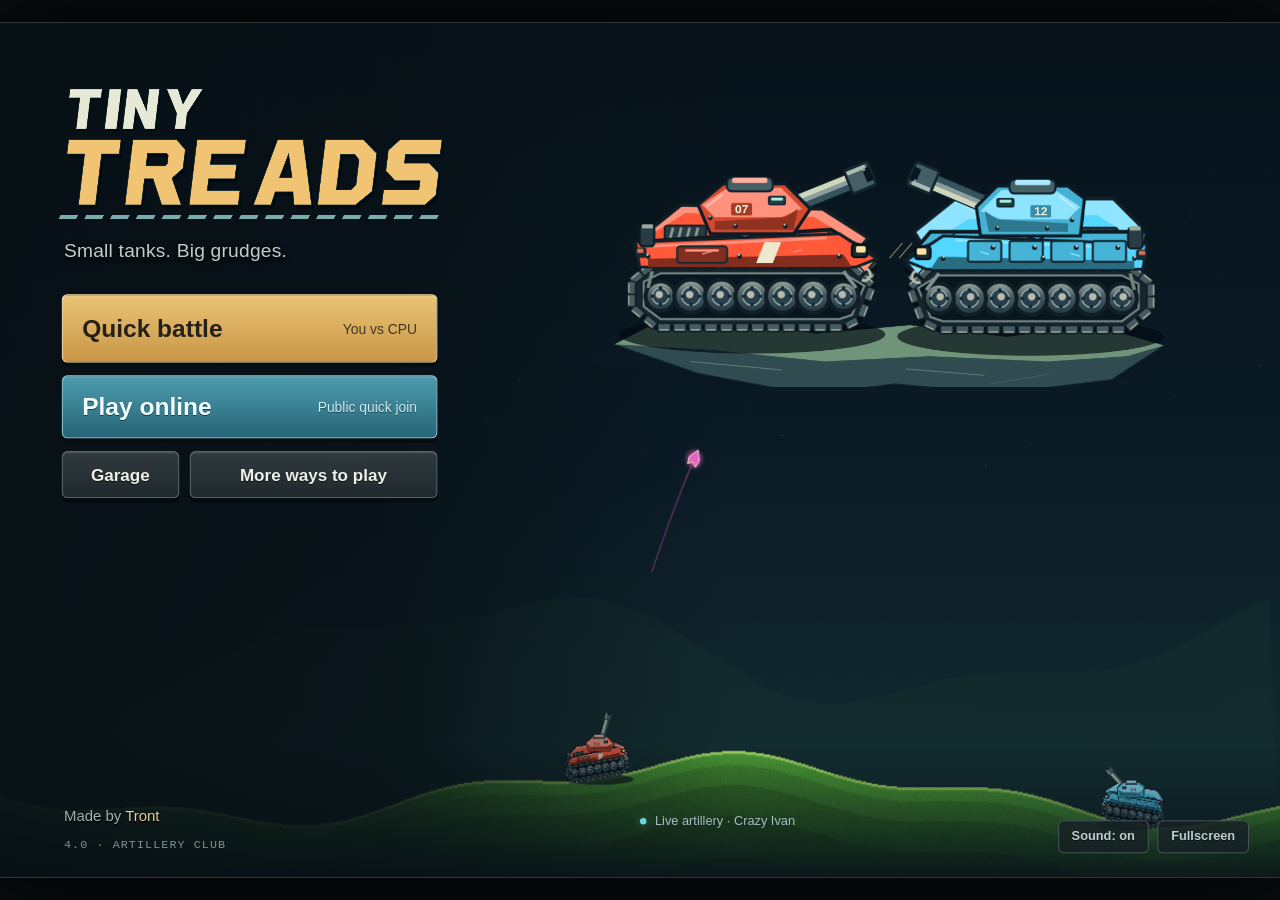
<file: versions/tiny-treads-v5.html>
<!doctype html>
<html lang="en">
<head>
<meta charset="utf-8">
<meta name="viewport" content="width=device-width,initial-scale=1,viewport-fit=cover">
<meta name="theme-color" content="#080a08">
<title>Tiny Treads · Small tanks. Big grudges. · Tront</title>
<meta name="description" content="Tiny Treads is a free browser artillery game by Tront. Destructible terrain, 400 wild weapons, local and online rivalries. Small tanks. Big grudges.">
<meta name="author" content="Trent Sterling (Tront)">
<style>
:root{color-scheme:dark;--acid:#c5f454;--orange:#ffac42;--muted:#9ba59b;--red:#ff6946;--blue:#55d6ff}*{box-sizing:border-box}html,body{margin:0;width:100%;height:100%;overflow:hidden;background:#040504;font:16px/1.35 Arial,Helvetica,sans-serif;color:#eff3e8;user-select:none;-webkit-user-select:none;touch-action:none}button,input,select{font:inherit}button{cursor:pointer;color:#eef0df;touch-action:manipulation}button:focus-visible,input:focus-visible,select:focus-visible{outline:2px solid #d8ff73;outline-offset:3px}button:disabled{cursor:default;filter:saturate(.2);opacity:.48}button,input,select{ -webkit-tap-highlight-color:transparent}input,select{color:#eef3e1;background:#0b0e0a;border:1px solid #4a5044;border-radius:3px;padding:10px;user-select:text;touch-action:auto}select{cursor:pointer}button{border:1px solid #6f7463;border-radius:4px;background:linear-gradient(#3a4035,#242820 45%,#191c16 47%,#292e23);box-shadow:inset 0 1px #a4ac8660,inset 0 -2px #080a06,0 2px 2px #0008;text-shadow:0 2px #000;padding:8px 15px;font-weight:700;transition:filter .1s,border-color .1s}button:hover:not(:disabled){filter:brightness(1.24);border-color:#d6e4b9}button:active:not(:disabled){transform:translateY(1px);box-shadow:inset 0 2px 5px #000b}button.primary{color:#ebffae;border-color:#9eb64c;background:linear-gradient(#5b702a,#3b4c18 48%,#253411 50%,#384721)}button.orange{border-color:#d88c40;background:linear-gradient(#a75e21,#793b15 46%,#54230e 48%,#773611);color:#fff2c6}button.flat{box-shadow:none;background:#10140dc9;border-color:#48513b;color:#c3d0ad}button.small{font-size:14px;padding:6px 12px}a{color:#c5f454;text-decoration:none}a:hover{text-decoration:underline}[hidden]{display:none!important}#stage{width:1200px;height:800px;position:absolute;left:50%;top:50%;transform-origin:center;background:#000;box-shadow:0 0 0 1px #454c35,0 0 100px #000;overflow:hidden}#field{position:absolute;inset:0;width:1200px;height:610px;display:block;cursor:crosshair}#hud{position:absolute;top:610px;left:0;width:1200px;height:190px;background:repeating-linear-gradient(0deg,#ffffff02 0px,#ffffff02 1px,transparent 1px,transparent 3px),linear-gradient(#4b5040 0,#252b20 4px,#353b2f 8px,#24291f 40%,#141912);border-top:2px solid #8b9970;box-shadow:0 -4px 12px #0009,inset 0 0 0 3px #10140e;padding:0 14px}#statusbar{height:35px;display:flex;align-items:center;gap:10px;border-bottom:1px solid #10170d;color:#c7d1ba;font-size:14px}#status{color:var(--acid);font-weight:bold;min-width:166px}#shotNote{color:#aab899;flex:1;white-space:nowrap;overflow:hidden;text-overflow:ellipsis}#controls{height:128px;display:flex;align-items:stretch;gap:10px;padding:9px 0 6px}.instrument{position:relative;border:1px solid #0b1108;border-top-color:#78866a;border-radius:5px;background:linear-gradient(#182014,#10170c);box-shadow:inset 0 2px 8px #000a,0 1px #5d6a4c88}.label{display:block;color:#b2c39c;text-transform:uppercase;letter-spacing:2px;font-size:12px;font-weight:bold}.movebox{width:116px;padding:9px 8px;text-align:center}.movebox .label{margin-bottom:6px}.movebox button{font-size:12px;padding:7px 6px;min-width:45px}.movebox strong{display:block;color:#e3edcf;font-size:16px;margin-top:5px}.weaponbox{width:332px;padding:8px 10px}.weaponbox .label{padding-left:3px}.weapon-main{padding:0;display:flex;align-items:center;text-align:left;width:100%;border:0;box-shadow:none;background:transparent;height:56px}.weapon-main img{width:47px;height:47px;margin-right:9px;image-rendering:auto}.weapon-main span{font-size:21px;overflow:hidden;white-space:nowrap;text-overflow:ellipsis}.weapon-nav{display:flex;gap:8px}.weapon-nav button{font-size:12px;padding:4px 10px}.weapon-nav .remaining{margin-left:auto;font-size:13px;color:#afbd9c;align-self:center}.anglebox{width:202px;padding:7px 8px;display:flex;gap:7px}.anglebox canvas{width:100px;height:94px;touch-action:none;cursor:crosshair}.numcol{width:75px;text-align:center}.numcol .label{margin:2px 0 5px}.readout{background:#070b05;border:1px solid #465139;box-shadow:inset 0 1px 4px #000;color:#e7ffd2;text-shadow:0 0 9px #bafa3e33;font:700 28px/1.1 'Courier New',monospace}.numcol input{width:75px;height:38px;text-align:center;padding:3px;border-radius:2px;appearance:textfield}.numcol input::-webkit-inner-spin-button{appearance:none}.pair{display:flex;gap:4px;margin-top:5px}.pair button{flex:1;padding:4px 0;font-size:13px}.powerbox{flex:1;padding:9px 12px;min-width:209px}.powerhead{display:flex;align-items:center;justify-content:space-between}.powerhead input{width:72px;height:37px;text-align:center;padding:2px;border-radius:2px;appearance:textfield}.powerhead input::-webkit-inner-spin-button{appearance:none}input[type=range]{appearance:none;background:#090e05;box-shadow:inset 0 2px 4px #000;border:1px solid #556641;border-radius:2px;height:17px;padding:0;user-select:none;touch-action:none;cursor:ew-resize}input[type=range]::-webkit-slider-thumb{appearance:none;width:15px;height:26px;background:linear-gradient(90deg,#bbc898,#edfaca 40%,#6b7c4d);border:1px solid #d5e3b4;border-radius:2px;box-shadow:0 2px 4px #000}#powerSlider{width:100%;margin:14px 0 0;background:linear-gradient(to right,#719029 0%,#c4e358 65%,#e09d39 100%)}.ticklabels{display:flex;justify-content:space-between;font:12px 'Courier New';color:#93a180;margin-top:6px}.firebox{width:183px;display:flex;flex-direction:column;gap:5px}#fire{position:relative;flex:1;border:2px solid #d79139;border-bottom:5px solid #582c0c;background:linear-gradient(#ffce67,#f08f28 44%,#bf5315 47%,#db6d1b);box-shadow:inset 0 0 0 3px #ffffff22,0 3px 9px #0009;color:#321404;font:900 italic 42px/1 Arial Black,Arial,sans-serif;text-shadow:0 1px #ffd588,2px 3px #f7b044;letter-spacing:-1px}#fire span{display:block;font:700 12px Arial;letter-spacing:2px;margin-top:7px;text-shadow:none;color:#65320e}#fire:disabled{font-size:23px;letter-spacing:0}.firebox .label{text-align:center;font-size:11px;letter-spacing:1px}#keyline{display:flex;justify-content:space-between;align-items:center;font-size:12px;color:#9ead88;height:25px;border-top:1px solid #6c785144}#keyline b{color:#d1dabc;font-weight:normal}#rangebar{position:absolute;top:69px;left:50%;transform:translateX(-50%);display:flex;gap:5px;white-space:nowrap}#rangebar button{font-size:12px;padding:6px 10px;background:#0b0b0be6;border-color:#424b3a}#rangebar .lit{color:#e1ff96;border-color:#98bb43}.overlay{position:absolute;inset:0;background:#0009;z-index:10;display:flex;align-items:center;justify-content:center;backdrop-filter:blur(3px)}.sheet{background:linear-gradient(115deg,#2d3626,#141b10 42%,#151b11);border:1px solid #828f68;box-shadow:inset 0 0 0 4px #090f07,0 30px 80px #000e;border-radius:8px;padding:28px;position:relative}.sheet:before,.sheet:after{content:'';position:absolute;top:10px;width:5px;height:5px;border-radius:50%;background:#81896e;box-shadow:0 1px 2px #000}.sheet:before{left:10px}.sheet:after{right:10px}.sheet h1,.sheet h2{font-family:Arial Black,Arial,sans-serif;margin:0;text-shadow:0 3px #000;letter-spacing:-1px}.sheet h2{font-size:36px}.eyebrow{font-size:12px;font-weight:bold;letter-spacing:3px;color:#b4d27c;text-transform:uppercase;margin-bottom:6px}.subtle{color:#b0bca2}.row{display:flex;align-items:center;gap:12px}.row.between{justify-content:space-between}.grow{flex:1}#title{background:linear-gradient(#0002,#0000);backdrop-filter:none;align-items:flex-start;padding-top:64px;pointer-events:none}#titleContent{width:600px;text-align:center;pointer-events:auto}#logo{width:600px;height:205px;display:block}#title .tagline{font-size:18px;color:#d3deb9;margin:-1px 0 22px;text-shadow:0 2px 5px #000}.title-actions{width:354px;margin:0 auto;display:grid;gap:9px}.title-actions button{height:48px;font-size:19px;box-shadow:inset 0 1px #a4ac8660,inset 0 -2px #080a06,0 5px 10px #0008}.title-actions button:first-child{height:57px;font-size:24px}.title-actions .twocol{display:flex;gap:9px}.title-actions .twocol button{width:50%;height:42px;font-size:16px}#title .signature{margin-top:15px;color:#a1ad90;font-size:13px;text-shadow:0 2px #000}.buildtag{position:absolute;bottom:15px;left:19px;color:#a8b890;font-size:12px;letter-spacing:1px}.cornerbuttons{position:absolute;bottom:12px;right:16px;display:flex;gap:8px}.setup-sheet{width:724px}.setup-grid{display:grid;grid-template-columns:1fr 1fr;gap:19px;margin:23px 0}.setup-grid label{font-size:15px;color:#b9c8a7;display:grid;gap:7px}.setup-grid input,.setup-grid select{width:100%;height:43px}.ruleline{padding:13px 0;margin-bottom:14px;border-top:1px solid #53663a;border-bottom:1px solid #53663a;font-size:15px;color:#d2dfbe}.setup-grid .wide{grid-column:1/3}.checkrow{font-size:15px!important;display:flex!important;align-items:center;gap:12px!important}.checkrow input{width:19px!important;height:19px!important;accent-color:#b8e24b;user-select:none}.shop-sheet{width:1136px;height:737px;padding:23px}.shop-layout{display:grid;grid-template-columns:212px 1fr 212px;gap:15px;height:542px;margin-top:17px}.draft-side{background:#080e078f;border:1px solid #374630;border-radius:4px;padding:14px}.draft-side h3{margin:0 0 12px;font-size:17px}.draft-slots{display:flex;flex-direction:column;gap:6px}.draft-slot{font-size:13px;height:36px;display:flex;align-items:center;gap:6px;border-bottom:1px solid #26321e}.draft-slot img{width:25px;height:25px}.draft-slot.empty{color:#46573a}.draft-slot span{overflow:hidden;white-space:nowrap;text-overflow:ellipsis}#offer{display:grid;grid-template-columns:1fr 1fr;grid-template-rows:repeat(10,1fr);gap:5px;align-content:start}.offer{display:flex;align-items:center;padding:3px 7px;text-align:left;font-size:14px;height:48px}.offer img{width:33px;height:33px;margin-right:7px;flex-shrink:0}.offer .wpname{display:block;white-space:nowrap;overflow:hidden;text-overflow:ellipsis;max-width:198px}.offer small{display:block;font-size:10px;color:#aab991;margin-top:2px;letter-spacing:1px;text-transform:uppercase}.offer.claimed{background:#080c06;box-shadow:none;border-color:#2c3624;opacity:.4}.offer.selected{border-color:#d1ed82;box-shadow:inset 0 0 12px #92d73222}.shop-footer{margin-top:13px;display:flex;align-items:center;gap:12px;min-height:55px}#shopDescription{font-size:14px;color:#c1d0ab;flex:1}.arsenal-sheet{width:1110px;height:735px;display:flex;flex-direction:column;padding:25px}.arsenal-controls{display:flex;gap:11px;margin:18px 0 13px}.arsenal-controls input{flex:1}.arsenal-controls select{max-width:200px}.arsenal-layout{display:grid;grid-template-columns:1fr 285px;gap:18px;min-height:0;flex:1}.arsenal-list{overflow-y:auto;touch-action:pan-y;display:grid;grid-template-columns:1fr 1fr;gap:7px;align-content:start;padding:1px 8px 4px 0;scrollbar-color:#607540 #10170c;scrollbar-width:thin}.arsenal-item{display:flex;align-items:center;gap:9px;height:67px;text-align:left;padding:7px 9px;font-size:15px}.arsenal-item img{width:40px;height:40px}.arsenal-item>span{min-width:0}.arsenal-item .wpname{display:block;white-space:nowrap;overflow:hidden;text-overflow:ellipsis}.arsenal-item small{display:block;font-size:11px;color:#abbc96;margin-top:3px}.arsenal-item.selected{border-color:#c2ef64;background:linear-gradient(#3f532c,#22351a)}.arsenal-item.used{opacity:.38}.weapon-detail{border:1px solid #4f643a;border-radius:5px;background:#080f0799;padding:21px;display:flex;align-items:center;text-align:center;flex-direction:column}.weapon-detail>img{width:130px;height:130px;margin:6px 0 10px}.weapon-detail h3{font-size:24px;line-height:1.15;margin:4px 0 10px}.weapon-detail p{font-size:15px;color:#bccba9;line-height:1.5;min-height:72px;margin:10px 0 12px}.weapon-detail button{width:100%;font-size:17px;margin-top:auto}.badge{font-size:11px;letter-spacing:1px;color:#cedc9b;background:#253617;padding:5px 9px;border:1px solid #52683a;border-radius:3px;display:inline-block}.detail-meta{font-size:12px;color:#8fa176;margin:10px 0 15px}.arsenal-bottom{font-size:12px;color:#9cad85;margin-top:12px}.pause-sheet{width:518px}.pause-sheet .buttons{display:grid;gap:10px;margin-top:24px}.pause-sheet .buttons button{height:43px}.settingsrow{display:flex;align-items:center;justify-content:space-between;font-size:15px;margin:15px 0}.settingsrow input[type=range]{width:170px}.help-sheet{width:758px}.help-sheet p{color:#c1ceb1;font-size:16px}.help-grid{display:grid;grid-template-columns:1fr 1fr;gap:11px 25px;margin:23px 0}.help-grid div{padding:9px 0;border-bottom:1px solid #3d4d2d;font-size:15px}.help-grid b{color:#d9eea6;display:block;font-size:16px;margin-bottom:3px}.results-sheet{width:700px;text-align:center}.result-title{font-size:49px!important;margin:8px 0 20px!important}.scorecards{display:flex;gap:20px;margin:23px 0}.scorecard{flex:1;padding:23px;border:1px solid #617a43;background:#080c06}.scorecard strong{display:block;font:700 64px 'Courier New';color:#ecf6db}.scorecard h3{margin:0 0 10px;font-size:20px}.scorecard small{color:#b1c09b}.results-sheet .row{justify-content:center}.results-sheet .row button{font-size:17px}#perf{position:absolute;left:12px;top:87px;pointer-events:none;z-index:8;font:12px/1.55 'Courier New';white-space:pre;background:#080b06e8;border:1px solid #5c733a;color:#d7e9b0;padding:10px}#toast{position:absolute;left:50%;top:555px;transform:translateX(-50%);padding:10px 23px;color:#e9f8d2;background:#0b1007eb;border:1px solid #728753;z-index:20;border-radius:4px;font-size:15px;pointer-events:none;max-width:900px;text-align:center}#bootError{position:absolute;inset:20px;z-index:100;background:#190d07;border:2px solid #ff9e3e;white-space:pre-wrap;padding:40px;font:17px monospace;user-select:text}#portraitHint{position:fixed;top:3px;left:0;right:0;text-align:center;color:#a4b58c;font-size:11px;display:none;pointer-events:none}@media(orientation:portrait){#portraitHint{display:block}}@media(prefers-reduced-motion:reduce){button{transition:none}}

/* Tiny Treads: a machined little arcade, not a dashboard. */
#title{padding:70px 0 0 65px;justify-content:flex-start;align-items:flex-start;background:linear-gradient(90deg,#02050255,transparent 70%)}#titleContent{width:570px;text-align:left}#logo{width:570px;height:195px}#title .tagline{text-align:center;font-size:22px;letter-spacing:.8px;margin:14px 0 24px;color:#eef5cf}#title .signature{text-align:center;font-size:15px;margin-top:20px}.title-actions{position:absolute;left:769px;top:99px;width:348px;gap:11px;padding:20px;background:linear-gradient(120deg,#283022ed,#10160ce8);border:1px solid #7a8a59;box-shadow:inset 0 0 0 4px #0a0f07,0 20px 50px #000a;border-radius:6px}.title-actions button{height:48px;font-size:18px}.title-actions button:first-child{height:72px;font-size:24px}.title-actions button small{display:block;font:12px Arial;letter-spacing:0;margin-top:2px;opacity:.78}.title-actions .twocol button small{display:none}.title-actions .twocol button{font-size:15px;height:45px;padding:5px 4px}.title-strap{font:700 12px 'Courier New',monospace;color:#b2c890;letter-spacing:2px;text-align:center;margin:0 0 4px}.title-emblem{width:390px;margin:38px auto 0;text-align:center;border-top:1px solid #7390426b;border-bottom:1px solid #7390426b;padding:15px 0;color:#bfd599;font:700 14px 'Courier New',monospace;letter-spacing:2px}.title-emblem b{color:#ebffb6}.buildtag{font-size:13px}.cornerbuttons{pointer-events:auto}#titleTanks{width:520px;height:138px;margin-left:24px;margin-top:4px;display:block}.setup-sheet{width:980px;padding:25px}.setup-grid{grid-template-columns:1fr 1fr 1fr;gap:14px;margin:19px 0}.setup-grid input,.setup-grid select{height:42px}.setup-grid label{font-size:15px}.setup-grid .wide{grid-column:auto}.setup-checks{display:flex;align-items:center;gap:24px;margin:12px 0 18px;font-size:15px}.setup-checks label{display:flex;gap:8px;align-items:center}.setup-checks input{width:18px;height:18px;accent-color:#c7ed57}.setup-sheet .ruleline{margin:12px 0;padding:12px 0}.landscape-peek{position:absolute;right:29px;top:25px;width:176px;height:61px;border:1px solid #495536;border-radius:3px}.setup-sheet h2{font-size:32px}.setup-sheet .eyebrow{max-width:650px}.garage-sheet{width:1088px;height:714px;padding:27px}.garage-layout{display:grid;grid-template-columns:550px 1fr;gap:28px;margin-top:12px}.garage-display{position:relative}#garageCanvas{width:550px;height:394px;background:radial-gradient(ellipse at 50% 80%,#26321b,#090f09 70%);border:1px solid #415431;border-radius:4px}.garage-callout{text-align:center;margin:-70px 0 22px;position:relative}.garage-callout strong{font:900 30px Arial Black,Arial;letter-spacing:4px;color:#deedb8;display:block}.garage-callout span{color:#9fb18a;font-size:14px}.garage-display>.row{justify-content:center;margin-top:38px}.garage-controls label{display:flex;align-items:center;justify-content:space-between;color:#bfd5a4;font-size:15px;margin:3px 0 16px;gap:12px}.garage-controls input{height:37px;flex:1;width:100px}.garage-label{font-size:13px;color:#aaba94;text-transform:uppercase;letter-spacing:2px;margin:12px 0 7px}.choice-grid{display:grid;grid-template-columns:repeat(4,1fr);gap:6px}.choice-grid.three{grid-template-columns:repeat(3,1fr)}.choice-grid button{padding:9px 4px;font-size:14px}.choice-grid button.selected,.paint-grid button.selected{border-color:#e9ff9e;color:#eeffc3;box-shadow:inset 0 0 0 1px #accd53,0 0 9px #bfd84333}.paint-grid{display:grid;grid-template-columns:repeat(4,1fr);gap:6px}.paint-grid button{height:46px;font-size:11px;padding:4px 3px;background:#0b1309}.paint-grid i{display:block;height:13px;margin:0 4px 3px;background:var(--paint);border:1px solid #ffffff50;border-radius:2px}.online-sheet{width:1074px;height:717px;padding:26px}.online-layout{display:grid;grid-template-columns:1fr 295px;gap:24px;margin-top:16px;height:520px}.lobby-main{border:1px solid #3e502d;background:#080f0788;padding:16px 22px;position:relative;text-align:center}.lobby-radar{width:75px;height:75px;border:1px solid #718c43;border-radius:50%;margin:3px auto 8px;position:relative;background:radial-gradient(#738e3622,transparent 67%);overflow:hidden}.lobby-radar:before,.lobby-radar:after{content:'';position:absolute;background:#78934844}.lobby-radar:before{height:1px;width:100%;top:50%;left:0}.lobby-radar:after{width:1px;height:100%;left:50%;top:0}.lobby-radar span{position:absolute;inset:0;background:conic-gradient(from 0deg,transparent 180deg,#b3f14455 360deg);animation:radar 2.5s linear infinite}.lobby-radar b{position:absolute;inset:0;display:grid;place-items:center;font:700 24px 'Courier New';color:#d9f3a4}@keyframes radar{to{transform:rotate(360deg)}}.lobby-main h3{font:900 24px Arial Black,Arial;margin:6px 0 5px;color:#e4f4bf}.lobby-main p{font-size:15px;color:#b9cba7;margin:4px 0 10px;min-height:38px}.lobby-actions{justify-content:center;margin:13px 0 12px;gap:8px}.lobby-actions button{font-size:15px;padding:10px}.join-row{display:flex;gap:9px}.join-row input{flex:1;min-width:0;font:700 17px 'Courier New';letter-spacing:2px;text-transform:uppercase}.join-row button{font-size:15px}.lobby-footnote{font-size:13px;color:#8fa180;margin-top:13px;line-height:1.5}.lobby-settings label{display:grid;grid-template-columns:81px 1fr;align-items:center;gap:5px;font-size:14px;color:#bfd0a9;margin:7px 0}.lobby-settings select{width:100%;font-size:13px;padding:7px 6px;height:36px}.lobby-settings p{font-size:13px;color:#96a781;line-height:1.55;margin-top:14px}.lobby-settings .checkwrap{flex-wrap:wrap;gap:4px 13px;margin-top:12px}.lobby-settings .checkwrap label{display:flex;gap:5px;font-size:13px;margin:3px 0}.checkwrap input{accent-color:#c3e368;width:16px;height:16px}.connection-bottom{border-top:1px solid #394a2c;padding-top:13px;margin-top:13px;color:#9ab382;display:flex;justify-content:space-between;align-items:center;font:13px 'Courier New';height:32px}#roomBadge{display:flex;align-items:center;justify-content:center;gap:12px;background:#131e0c;border:1px solid #657e3d;padding:9px;margin:8px 0}#roomBadge>span{font-size:11px;width:38px;text-align:left;letter-spacing:1px;color:#a4bc83}#roomCodeLabel{font:700 24px 'Courier New';letter-spacing:3px;color:#e1ffac}#roomBadge button{font-size:12px;padding:6px 8px}#lobbyPeople{height:59px;overflow:hidden;display:flex;flex-direction:column;gap:4px;margin:3px 0}.peer-row{font-size:14px;display:flex;align-items:center;gap:9px;color:#d5e1bd;padding:5px 8px;background:#14200e;text-align:left;border-left:3px solid #bfec65}.peer-row small{margin-left:auto;color:#8eb568}.connection-dot{display:inline-block;width:7px;height:7px;border-radius:50%;background:#b7ec55;box-shadow:0 0 6px #bbfa59}#networkBar{position:absolute;top:74px;left:23px;right:23px;display:flex;align-items:center;gap:9px;z-index:2;font:12px 'Courier New';color:#a3bf8c;pointer-events:none}#networkBar button{pointer-events:auto;font:12px Arial;padding:4px 8px}#networkBar button:first-of-type{margin-left:auto}#emoteBubble{position:absolute;left:50%;top:131px;transform:translateX(-50%);background:#111c0df5;border:1px solid #98b36c;padding:11px 20px;border-radius:4px;color:#ebf8d4;z-index:9;font-size:17px;pointer-events:none}.lost-sheet{width:870px;padding:35px}.lost-sheet p{color:#b7c8a4;margin:20px 0;line-height:1.6}.smallprint{font-size:13px}.credits-sheet{width:992px;padding:31px}.credit-lead{font-size:18px;color:#dcebbf}.credit-columns{display:grid;grid-template-columns:1fr 1fr;gap:31px;margin:17px 0 22px}.credit-columns h3{font-size:17px;color:#d7edac;margin:10px 0}.credit-columns p{font-size:14px;line-height:1.55;color:#aabf98;margin:10px 0}.credit-columns section+section{border-left:1px solid #3d4d2c;padding-left:27px}.shop-sheet{height:752px}.shop-layout{height:480px;grid-template-columns:218px 1fr 218px;gap:12px;margin-top:13px}#offer{grid-template-rows:repeat(10,1fr);gap:4px}.offer{height:43px;font-size:14px;padding:3px 5px}.offer img{width:30px;height:30px;margin-right:5px}.offer small{font-size:10px}.draft-side{padding:12px}.draft-slot{height:34px;font-size:13px}.draft-slots{gap:5px}.shop-footer{height:113px;position:relative;padding:14px 0 0 292px;display:flex;gap:10px;align-items:flex-end;flex-wrap:wrap}.shop-footer #shopDescription{flex-basis:100%;height:43px;font-size:14px;line-height:1.35;margin:0}.shop-footer button{font-size:14px;padding:8px 13px}.shop-footer #shopExit{margin-left:auto}.offer.shuffle-lit{filter:brightness(1.7)!important;border-color:#e9ffaa!important;background:linear-gradient(#607c29,#314614)!important;box-shadow:0 0 14px #c8f45760!important;opacity:1!important}.offer.just-picked{outline:2px solid var(--acid);outline-offset:-2px}.draft-slot.just-dealt{animation:slotflash .6s ease-out}@keyframes slotflash{from{background:#b9fa5266;transform:translateX(6px)}to{background:transparent;transform:translateX(0)}}.flying-weapon{position:absolute;z-index:32;pointer-events:none;background:linear-gradient(#53642b,#263214);border:1px solid #d8ee9a;box-shadow:0 8px 20px #000b;border-radius:4px;padding:5px 9px;display:flex;gap:7px;align-items:center;font-size:13px;color:#eaffc1;transform-origin:left top;transition:transform .26s cubic-bezier(.12,.66,.25,1),opacity .26s}.flying-weapon img{width:25px;height:25px}.deal-progress{position:absolute;bottom:0;left:0;height:3px;background:#bcdf65;transition:width .1s;box-shadow:0 0 12px #c1ef44}#demoDock{position:absolute;z-index:15;width:270px;height:96px;overflow:hidden;background:#000;border:1px solid #4e623c;border-radius:3px;pointer-events:none;box-shadow:inset 0 0 15px #000}.demo-caption{position:absolute;top:5px;left:6px;font:8px 'Courier New';letter-spacing:1px;color:#b4c992}#demoName{position:absolute;bottom:5px;left:7px;right:7px;color:#dbe9c9;font-size:11px;text-shadow:0 1px 3px #000}#weaponDemo{width:100%;height:100%;display:block}.weapon-detail{padding-bottom:135px;position:relative}.weapon-detail #equipWeapon{position:absolute;bottom:13px;left:16px;right:16px;width:calc(100% - 32px)}.round-strip{display:flex;justify-content:center;align-items:center;gap:15px;margin:15px 0 5px;padding:10px;background:#080e0688;border:1px solid #3a5026}.round-strip b{font:700 20px 'Courier New';color:#ddecba}.round-pips{display:flex;gap:5px}.round-pips i{width:10px;height:10px;border:1px solid #566a3c;transform:rotate(45deg);background:#192610}.round-pips i.won{background:var(--pcolor);box-shadow:0 0 9px var(--pcolor)}.results-sheet{min-width:760px;max-width:850px}.result-title{font-size:42px!important}.scorecard strong{font-size:54px}.scorecard small{font-size:14px}.scorecards{margin-top:20px}.record-line{color:#b9cd9d;font-size:14px;margin:12px 0}.footer-version{font-size:12px}.input-help{font-size:12px;color:#96aa7c}
@media (prefers-reduced-motion:reduce){.lobby-radar span{animation:none}.flying-weapon{transition-duration:.05s}.draft-slot.just-dealt{animation:none}}

#titleContent #quickPlay{height:64px}#resultExtra{font-size:14px;color:#b7caa0;line-height:1.5;margin:14px 0 18px}

.weapon-detail{padding:14px;min-height:0}.weapon-detail>img{width:100px;height:100px;margin:0 0 8px}.weapon-detail p{min-height:0;margin:8px 0;font-size:14px}.detail-meta{font-size:11px;margin:6px 0}.weapon-detail #demoDock{position:relative;flex-shrink:0;left:auto!important;top:auto!important;width:100%!important;height:95px!important;margin:7px 0 10px}.weapon-detail #equipWeapon{position:static;width:100%;margin-top:auto;left:auto;right:auto;bottom:auto;font-size:16px}

.title-actions #titlePrivate{height:34px;font-size:14px;padding:5px 7px;margin-top:-5px;background:linear-gradient(#262d20,#141b0e)}

.seat-role{display:inline-block;vertical-align:middle;font:10px "Courier New",monospace;letter-spacing:1px;border:1px solid #617346;padding:3px 4px;margin-left:4px;color:#c3d8a9}

/* 4.0: graphite instrumentation, warm paint, and progressive disclosure. */
:root{--acid:#eac16a;--orange:#f69e54;--muted:#9aa6ab;--red:#ff7856;--blue:#76d8e9}
html,body{background:#090c10;color:#edf0e9;font-family:Arial,Helvetica,sans-serif}
#stage{box-shadow:0 0 0 1px #394449,0 0 80px #000}
button{border:1px solid #58666a;background:linear-gradient(#303a3e,#20292d);border-radius:5px;box-shadow:inset 0 1px #b1c1c422,0 3px 0 #080c0e;text-shadow:0 1px #0009;color:#eef1ea;transition:background .12s,filter .12s,border-color .12s}
button:hover:not(:disabled){filter:brightness(1.14);border-color:#e5cc94}
button.primary{background:linear-gradient(#eac475,#c89646);border-color:#f3daa7;color:#25201b;text-shadow:none;box-shadow:inset 0 1px #fff5ce,0 3px 0 #694921}
button.orange{background:linear-gradient(#4c9cae,#276477);border-color:#85c6cf;color:#f2ffff;text-shadow:0 1px #173f4e;box-shadow:inset 0 1px #aee3df33,0 3px 0 #173942}
button.flat{background:#172125d9;color:#bfccd0;border-color:#445155}
input,select{background:#111b20;border-color:#48585e;color:#eef2e9;border-radius:4px}
.sheet{background:linear-gradient(130deg,#273337,#141e23 60%);border:1px solid #5c6c71;box-shadow:inset 0 0 0 4px #0d1519,0 25px 70px #000c;border-radius:9px}
.sheet:before,.sheet:after{background:#657579}.sheet h2{letter-spacing:-1px;font-size:32px;text-shadow:0 2px #0008}.eyebrow{color:#d1b17b;letter-spacing:2px;font-size:11px}.subtle{color:#a9b7b9}.sheet label{color:#b5c2c3}.overlay{background:#02070baa;backdrop-filter:blur(2px)}
#title{padding:0;background:linear-gradient(90deg,#071015ed 0,#071015c4 30%,#07101500 57%);pointer-events:none;backdrop-filter:none}
#titleContent{position:absolute;left:45px;top:48px;width:414px;text-align:left;pointer-events:auto}
#logo{width:414px;height:153px;object-fit:contain}
#title .tagline{font-size:18px;letter-spacing:.2px;text-align:left;color:#c3ceca;margin:0 0 29px 15px}
.title-actions{position:static;width:352px;margin:0 0 0 13px;padding:0;background:none;border:0;box-shadow:none;display:grid;gap:12px}
.title-actions button,.title-actions button:first-child{height:59px;font-size:23px;letter-spacing:0;box-shadow:inset 0 1px #ffffff30,0 4px 0 #040c0f}
.title-actions>button{text-align:left;padding:12px 18px;display:flex;align-items:center;justify-content:space-between}
.title-actions button small{font:13px Arial;opacity:.84;margin:0}
.title-actions .twocol{gap:10px}.title-actions .twocol button,.title-actions .twocol button:first-child{height:44px;font-size:16px;padding:9px}
.title-actions .twocol button:first-child{width:32%}.title-actions .twocol button:last-child{width:68%}
#morePanel{display:grid;grid-template-columns:1fr 1fr;gap:8px;padding:8px 0 0;background:#0b161ce8;border-radius:4px}
#morePanel button,#morePanel button:first-child{height:37px;font-size:14px;padding:7px 6px}
#titleTanks{position:absolute;left:515px;top:66px;width:650px;height:275px;margin:0;pointer-events:none}
#title .signature{position:absolute;left:60px;bottom:47px;text-align:left;font-size:14px;margin:0;color:#9eb0b4;pointer-events:auto}
#title .signature a{color:#e5ca92}.buildtag{font:11px 'Courier New';left:60px;bottom:24px;color:#7d9198}.cornerbuttons{bottom:22px;right:29px}.cornerbuttons button{height:31px;font-size:12px}
#attractCaption{position:absolute;bottom:44px;left:50%;font-size:12px;color:#a6bbc0;display:flex;gap:8px;align-items:center}
#attractCaption i{width:6px;height:6px;border-radius:50%;background:#6fd6dc;box-shadow:0 0 8px #6fd6dc66}
#hud{background:linear-gradient(#68777a 0,#263238 3px,#182329 6px,#111b20);border-top:1px solid #8fa5a9;box-shadow:0 -5px 20px #0008,inset 0 0 0 3px #101a1f;padding:0 16px}
.instrument{background:linear-gradient(#0b161c,#111e23);border-color:#0a1318;border-top-color:#3d535e;box-shadow:inset 0 1px 4px #0007,0 1px #64777c33}.label{color:#95aab2;letter-spacing:1.4px;font-size:12px}
#statusbar{border-bottom-color:#35434a;font-size:14px}#status{min-width:150px}#shotNote{font-size:13px;color:#a0b4b9}#statusbar button{font-size:13px}
#fire{background:linear-gradient(#f6ce83,#e6a954 48%,#ce843a);border:1px solid #f6d293;border-bottom:4px solid #80512e;border-radius:5px;color:#291e14;text-shadow:0 1px #ffe2a3;box-shadow:inset 0 0 0 3px #fff4bd18,0 3px 9px #0006}
#fire span{color:#704a28}#keyline{color:#8b9ea5;border-top-color:#475b6233}#keyline b{color:#b6c4c7}.readout{background:#081219;color:#f8ddb0;border-color:#465c66;box-shadow:inset 0 1px 4px #000;text-shadow:none}
#powerSlider{background:linear-gradient(90deg,#3d7184,#63b4bb 60%,#dfb671);border-color:#4b6973}.ticklabels{color:#7e98a3}.weapon-main span{font-size:21px}.weapon-main img{width:51px;height:51px}.weapon-main:hover:not(:disabled){background:#21353d66}.weaponbox{width:340px}#controls{gap:10px}
.setup-sheet{width:870px;padding:27px}.setup-grid{grid-template-columns:repeat(3,1fr);gap:15px}.setup-sheet details{border-top:1px solid #42565e;margin:20px 0;padding:13px 0 0}.setup-sheet summary{cursor:pointer;color:#d8c398;font-size:16px;list-style:disclosure-closed}.setup-sheet details[open] summary{list-style:disclosure-open}.advanced-grid{display:grid;grid-template-columns:repeat(3,1fr);gap:14px;margin-top:16px}.advanced-grid label{display:grid;gap:6px;font-size:14px}.advanced-grid input,.advanced-grid select{width:100%;height:40px}.setup-checks{gap:18px;margin-bottom:4px}.setup-checks label{font-size:13px}.setup-checks input{accent-color:#e6bb6d}.ruleline{border:0!important;font-size:14px!important;color:#99afb8;padding:2px 0 12px!important;margin:4px 0!important}.setup-sheet .eyebrow{display:none}.landscape-peek{border-color:#435e6c}
.garage-sheet{width:1090px;height:708px;padding:27px}.garage-layout{grid-template-columns:560px 1fr;gap:26px;margin-top:18px}.garage-display{height:565px}.garage-display canvas#garageCanvas{width:560px;height:418px;background:radial-gradient(ellipse at 55% 70%,#334751 0,#14242d 50%,#0b171f 95%);border:1px solid #435a66;border-radius:6px}
.garage-callout{margin:-77px 0 16px;pointer-events:none}.garage-callout strong{font:900 27px Arial;letter-spacing:5px;color:#e6d9bc}.garage-callout span{font-size:13px;color:#93a7af}.garage-display>.row{margin-top:35px}.garage-controls .garage-label{font-size:11px;color:#91a9b1;margin:13px 0 6px}.choice-grid button{background:#1b2a31;font-size:14px;border-color:#3e5864;box-shadow:none}.choice-grid button.selected,.paint-grid button.selected{background:#344950;border-color:#eac16a;color:#f8deaa;box-shadow:inset 0 -2px #dcb777}
.paint-grid{grid-template-columns:repeat(6,1fr);gap:6px}.paint-grid button{height:47px;position:relative;font-size:0;border-color:#354d56;background:#0e1a20;box-shadow:none}.paint-grid i{height:31px;margin:2px;border:0;border-radius:3px}.paint-grid button::after{content:'';position:absolute;inset:6px;border:1px solid #ffffff29;border-radius:3px;pointer-events:none}.garage-controls input{border-color:#50646c}.garage-controls .choice-grid.three{grid-template-columns:repeat(3,1fr)}
.arsenal-sheet,.shop-sheet{background:linear-gradient(130deg,#26373c,#142129 70%)}.arsenal-controls input,.arsenal-controls select{border-color:#405962}.arsenal-item{background:#172931;border-color:#354f5c;text-shadow:none}.arsenal-item.selected{background:#294651;border-color:#d4bd84;box-shadow:inset 3px 0 #e9bc68}.arsenal-item small{color:#8ea9b4}.weapon-detail{background:#0d1e27;border-color:#38515d}.weapon-detail p{color:#bfd0d5;font-size:15px}.weapon-detail h3{color:#ecdbb7}.badge{border-color:#47616c;color:#abc4cc;background:#18333e}.detail-meta{color:#8a9ea7;font-size:11px}.arsenal-list{scrollbar-color:#607a85 #12232b}.arsenal-controls #familyFilter{max-width:235px}.weapon-detail #demoDock{height:150px!important;border-color:#4d6974}.weapon-detail>img{width:84px;height:84px}.arsenal-layout{height:500px}
.draft-side{background:#10222c;border-color:#3c5663}.draft-slot{border-color:#344953;color:#c2d3d7}.draft-slot.empty{color:#506671}.offer{background:#1d333d;border-color:#425b67;text-shadow:none}.offer small{color:#8ea8b4}.offer.claimed{opacity:.3}.offer.shuffle-lit{background:linear-gradient(#886d37,#584726)!important;border-color:#ffe8a5!important;box-shadow:0 0 15px #faca3d33!important}.shop-footer #shopDescription{color:#b6cbd2}.draft-side h3{border-bottom-color:#365362}
#demoDock{border-color:#516d79;background:#07121b}.demo-caption{font-size:9px;color:#a0bac6}.demo-caption,#demoName{background:#07151cb8;padding:1px 3px;border-radius:2px}#demoName{font-size:12px}
.online-sheet{height:auto;min-height:480px;width:950px}.online-layout{height:auto;min-height:330px;grid-template-columns:1fr 265px}.lobby-main{background:#10232a;border-color:#385865}.lobby-main h3{color:#e8d9b5}.lobby-main p{color:#a9c1ca}.lobby-footnote{font-size:12px;color:#738c99}.lobby-settings p{display:none}.lobby-settings select{border-color:#3c5864}.lobby-settings .eyebrow{color:#bfaa7e}.peer-row{background:#1c333d;border-color:#a3d6d8}.peer-row small{color:#9cbdc9}.lobby-radar{border-color:#66858e;background:radial-gradient(#7ad7da11,transparent)}.lobby-radar span{background:conic-gradient(from 0deg,transparent 180deg,#5ac5db44 360deg)}.connection-dot{background:#7bcbcf;box-shadow:0 0 7px #78d1d544}.connection-bottom{border-color:#385564;color:#8fb5c2}
#online.public-search .online-sheet{width:640px}#online.public-search .online-layout{display:block;min-height:260px}#online.public-search .lobby-settings,#online.public-search .join-row,#online.public-search .lobby-actions,#online.public-search .lobby-footnote{display:none}
#networkBar{font-size:11px;top:85px;left:22px;color:#8fabb6}#rangebar{top:79px}#rangebar button{background:#122730e8;color:#bed1d8;border-color:#415d68;font-size:13px}.scorecard{background:#10212a;border-color:#415763}.scorecard small{color:#9fb8c2}.scorecard strong{color:#f0dcc0}.scorecards{gap:14px}.round-strip{background:#192e38;border-color:#3c5460}.round-strip b{color:#e2c899}.results-sheet{max-width:1100px}.results-sheet.four-results{width:1040px}.four-results .scorecards{grid-template-columns:repeat(4,1fr)}.four-results .scorecard{padding:17px 9px}.four-results .scorecard h3{font-size:18px}.four-results .scorecard strong{font-size:44px}.four-results .scorecard small{font-size:12px}
#brawl .sheet{width:880px;padding:32px}#brawl h2{font-size:34px}.brawl-seats{display:grid;grid-template-columns:repeat(4,1fr);gap:12px;margin:24px 0}.brawl-seat{background:#10202a;border:1px solid #3c5663;border-radius:7px;text-align:center;padding:13px 8px;color:#bfd0d8;min-height:115px}.brawl-seat canvas{width:140px;height:83px;display:block;margin:0 auto 4px}.brawl-seat b{display:block;font-size:16px}.brawl-seat small{font-size:12px;color:#7fa4b5}.brawl-actions{display:grid;grid-template-columns:1fr 1fr;gap:11px;margin-top:18px}.brawl-actions button{height:49px;font-size:17px}.brawl-bottom{margin-top:22px;display:flex;gap:12px;align-items:center}.brawl-bottom input{flex:1;min-width:100px}#partyStatus{color:#aac3ce;font-size:15px;min-height:24px}#partyCode{color:#f4d193;font:700 22px 'Courier New';letter-spacing:3px}.brawl-head{display:flex;justify-content:space-between;align-items:center}.brawl-count{display:flex;gap:12px;align-items:center;color:#9eb6c0;font-size:14px}
#turnRibbon{position:absolute;top:106px;left:50%;transform:translateX(-50%);z-index:3;display:flex;gap:5px;pointer-events:none}#turnRibbon span{padding:5px 9px;border-radius:4px;color:#a4bac4;background:#14232be0;font-size:12px;border:1px solid #314854}#turnRibbon span.now{color:#fff0d3;border-color:#bc9e65;background:#4b3b27d9}
@media(prefers-reduced-motion:reduce){.lobby-radar span{animation:none}.flying-weapon{transition:none}}

/* Visual pass 2: readable paint labels, full antenna clearance. */
.paint-grid{grid-template-columns:repeat(4,1fr)}.paint-grid button{height:43px;font-size:11px;color:#c8d5d7;padding:4px 2px}.paint-grid i{height:16px;margin:0 5px 3px}.paint-grid button::after{display:none}

/* Visual pass 3: once connected, the lobby is a lobby, not another mode-selection menu. */
#brawl.in-room .brawl-actions,#brawl.in-room #partyInput,#brawl.in-room #partyJoin{display:none}
#brawl.public-room #partyJoinRow{display:none}
#brawl.in-room .sheet{width:880px}

</style>
</head>
<body>
<div id="stage">
 <canvas id="field" width="1200" height="610" aria-label="Artillery battlefield. Drag to aim. In the range, drag the target to reposition it."></canvas>
 <div id="rangebar" hidden><button id="repairBtn">Repair terrain</button><button id="terrainBtn">New landscape</button><button id="trajectoryBtn">Trajectory: off</button><button id="rangeArsenal">All 400 weapons</button></div>
 <div id="hud" hidden>
  <div id="statusbar"><span id="status">Ready</span><span id="shotNote">Aim, set power, fire.</span><button class="small flat" id="arsenalBtn">Weapons</button><button class="small flat" id="helpBtn">Help</button><button class="small flat" id="menuBtn">Menu</button></div>
  <div id="controls">
   <div class="instrument movebox"><span class="label">Move</span><div class="row" style="gap:4px"><button id="moveLeft">Left</button><button id="moveRight">Right</button></div><strong id="moves">4 left</strong></div>
   <div class="instrument weaponbox"><span class="label">Weapon</span><button class="weapon-main" id="weaponPick"><img id="weaponIcon" alt=""><span id="weaponName">Single Shot</span></button><div class="weapon-nav"><button id="previousWeapon">Previous</button><button id="nextWeapon">Next</button><span class="remaining" id="ammo">10 shots</span></div></div>
   <div class="instrument anglebox"><canvas id="angleDial" width="200" height="188" aria-label="Drag this dial to change angle"></canvas><div class="numcol"><span class="label">Angle</span><input id="angleNumber" class="readout" type="number" min="0" max="180" step="1" aria-label="Firing angle"><div class="pair"><button id="angleDown" aria-label="Decrease angle">−1°</button><button id="angleUp" aria-label="Increase angle">+1°</button></div></div></div>
   <div class="instrument powerbox"><div class="powerhead"><span class="label">Power</span><input id="powerNumber" class="readout" type="number" min="1" max="100" step="1" aria-label="Firing power"></div><input id="powerSlider" type="range" min="1" max="100" step="1" aria-label="Firing power slider"><div class="ticklabels"><span>0</span><span>25</span><span>50</span><span>75</span><span>100</span></div></div>
   <div class="firebox"><button id="fire">FIRE<span>SPACE</span></button><span class="label" id="volleyHud">Volley 1 / 10</span></div>
  </div>
  <div id="keyline"><span><b>Drag battlefield</b> aim + power &nbsp; · &nbsp; <b>W / S</b> angle &nbsp; <b>Q / E</b> power &nbsp; <b>A / D</b> move &nbsp; <b>Z / X</b> weapon</span><span id="versionTag">TINY TREADS 4.0 · TRONT</span></div>
 </div>
 <div id="title" class="overlay">
  <div id="titleContent"><canvas id="logo" width="1200" height="410" aria-label="Tiny Treads"></canvas><p class="tagline">Small tanks. Big grudges.</p>
   <div class="title-actions"><button class="primary" id="quickPlay">Quick battle <small>You vs CPU</small></button><button class="orange" id="onlinePlay">Play online <small>Public quick join</small></button>
    <div class="twocol"><button id="titleGarage">Garage</button><button id="moreModes" aria-expanded="false">More ways to play</button></div>
    <div id="morePanel" hidden><button id="draftPlay">Custom battle</button><button id="localPlay">Local duel</button><button id="practicePlay">Target range</button><button id="titleArsenal">Arsenal</button><button id="titlePrivate">Private online room</button><button id="brawlEntry">4-tank brawl</button><button id="titleHelp">How to play</button><button id="titleCredits">Credits</button></div>
    <button id="resumeOnline" class="small" hidden>Reconnect to saved duel</button>
   </div>
  </div><canvas id="titleTanks" width="1300" height="550" aria-hidden="true"></canvas>
  <div class="signature">Made by <a href="https://tront.xyz" target="_blank" rel="noopener">Tront</a></div><div id="attractCaption"><i></i><span>Live artillery</span></div>
  <span class="buildtag">4.0 · ARTILLERY CLUB</span><div class="cornerbuttons"><button class="small flat" id="titleSound">Sound: on</button><button class="small flat" id="fullscreenTitle">Fullscreen</button></div>
 </div>
 <div id="setup" class="overlay" hidden><div class="sheet setup-sheet"><div class="eyebrow">Make it personal</div><h2>Set up a grudge</h2><canvas id="layoutPeek" class="landscape-peek" width="352" height="122" aria-label="Battlefield preview"></canvas><div class="setup-grid"><label>Your callsign<input id="nameInput" value="Player 1" maxlength="16"></label><label>Opponent<select id="modeInput"><option value="cpu">Computer</option><option value="local">Local player 2</option></select></label><label>CPU skill<select id="difficultyInput"><option value="easy">Easy · room to learn</option><option value="normal" selected>Normal · a fair fight</option><option value="hard">Hard · sharp shooting</option></select></label><label>Series<select id="seriesInput"><option value="1">Single battle</option><option value="3">Grudge · best of three</option><option value="5">Grudge · best of five</option></select></label><label>Weapon pool<select id="poolInput"><option value="classic">Classic 60</option><option value="all">Expanded 400</option><option value="original">Original 30</option></select></label><label>House rule<select id="ruleInput"><option value="classic">Classic artillery</option><option value="mirror">Mirror arsenal</option><option value="mystery">Mystery magazine</option><option value="trick">Trick-shot pool</option></select></label><label>Battlefield<select id="layoutInput"><option value="hills">Rolling hills</option><option value="ridge">The great divide</option><option value="bowl">The punch bowl</option><option value="terraces">Stepping stones</option><option value="arches">Arch enemies</option><option value="plain">No man's lawn</option></select></label><label>Landscape palette<select id="biomeInput"><option value="green">Emerald hills</option><option value="desert">Amber badlands</option><option value="ice">Glacial blue</option><option value="alien">Violet planet</option></select></label><label>Map seed<input id="seedInput" placeholder="Random" maxlength="28"></label></div><div class="setup-checks"><label><input type="checkbox" id="keepInput">Keep craters between rounds</label><label><input type="checkbox" id="windInput">Wind</label><label><input type="checkbox" id="lowGravityInput">Low gravity</label></div><div class="ruleline">10 shots each. Damage earns points. Self-hits lose points. Highest score wins.</div><div class="row between"><div class="row"><button id="setupBack">Back</button><button id="setupGarage">The garage</button></div><div class="row"><button id="setupDraft">Pick weapons</button><button class="primary" id="setupQuick">Shuffle & play</button></div></div></div></div>
 <div id="shop" class="overlay" hidden><div class="sheet shop-sheet"><div class="row between"><div><div class="eyebrow">Ten picks. Ten shots.</div><h2>Weapon shop</h2></div><div style="text-align:right"><strong id="shopTurnLabel" style="font-size:23px;color:var(--red)">Player 1 picks</strong><div class="subtle" id="shopCount">Pick 1 / 20</div></div></div><div class="shop-layout"><aside class="draft-side"><h3 id="draftName0" style="color:var(--red)">Player 1</h3><div class="draft-slots" id="draftSlots0"></div></aside><div id="offer"></div><aside class="draft-side"><h3 id="draftName1" style="color:var(--blue)">CPU</h3><div class="draft-slots" id="draftSlots1"></div></aside></div><div class="shop-footer"><span id="shopDescription">Choose a weapon. Deny your opponent the good stuff.</span><button id="shopAuto">Auto-pick the rest</button><button id="shopExit">Back</button></div></div></div>
 <div id="arsenal" class="overlay" hidden><div class="sheet arsenal-sheet"><div class="row between"><div><div class="eyebrow" id="arsenalEyebrow">Find your next bad idea</div><h2 id="arsenalTitle">The arsenal</h2></div><button id="arsenalClose">Back to game</button></div><div class="arsenal-controls"><input id="weaponSearch" type="search" placeholder="Search weapons or effects…" aria-label="Search weapons"><select id="packFilter" aria-label="Filter weapon pack"><option value="all">All packs</option></select><select id="familyFilter" aria-label="Filter weapon type"><option value="all">All types</option></select></div><div class="arsenal-layout"><div id="arsenalList" class="arsenal-list"></div><aside class="weapon-detail"><img id="detailIcon" alt=""><h3 id="detailName"></h3><span id="detailPack" class="badge"></span><p id="detailDesc"></p><div id="detailMeta" class="detail-meta"></div><button class="primary" id="equipWeapon">Equip weapon</button></aside></div><div class="arsenal-bottom" id="arsenalCount"></div></div></div>
 <div id="pause" class="overlay" hidden><div class="sheet pause-sheet"><div class="eyebrow">Take a breather</div><h2>Paused</h2><div class="settingsrow"><span>Sound effects</span><button class="small" id="soundToggle">On</button></div><div class="settingsrow"><span>Volume</span><input id="volume" type="range" min="0" max="100" value="50" aria-label="Volume"></div><div class="settingsrow"><span>Screen shake</span><button class="small" id="shakeToggle">On</button></div><div class="settingsrow"><span>Performance display</span><button class="small" id="perfToggle">Off</button></div><div id="seedDisplay" class="subtle" style="font-size:13px"></div><div class="buttons"><button class="primary" id="resume">Resume game</button><button id="pauseFullscreen">Fullscreen</button><button id="restartMatch">Restart this match</button><button id="returnTitle">Main menu</button></div></div></div>
 <div id="help" class="overlay" hidden><div class="sheet help-sheet"><div class="eyebrow">Simple controls. Dirty tactics.</div><h2>One tank. Ten shots.</h2><p>Score by hitting the other tank. Your tank cannot die, but hitting yourself costs points. Take turns until both players have fired all ten weapons.</p><div class="help-grid"><div><b>Aim & power</b>Drag on the battlefield, or use the angle dial and power slider. You can also type exact values.</div><div><b>Fire · Space</b>Every weapon in a match is a single-use shot. Wait for the entire effect to finish.</div><div><b>Angle · W / S &nbsp; Power · Q / E</b>Hold to adjust. Hold Shift for finer keyboard aiming.</div><div><b>Move · A / D</b>Four short moves per match. Cliffs, dirt, and the other tank can block you.</div><div><b>Weapon · Z / X</b>Click the weapon name to open your inventory. Choose a different tool for each situation.</div><div><b>Target range</b>All 400 entries, infinite ammo, optional trajectory. Drag the blue tank to move your target.</div></div><p style="font-size:13px">Independent code, art and synthesized sound. Inspired by Pocket Tanks by BlitWise. The classic 60 have individually specified behaviors; expansion entries include family-based interpretations, not exact emulations. No original game assets are included.</p><div class="row between"><span class="subtle" style="font-size:14px">Esc: pause / back &nbsp; · &nbsp; F4: performance</span><button class="primary" id="helpClose">Got it</button></div></div></div>
 <div id="results" class="overlay" hidden><div class="sheet results-sheet"><div id="resultEyebrow" class="eyebrow">Landscape: thoroughly rearranged</div><h2 id="winnerTitle" class="result-title">Player 1 wins!</h2><div class="scorecards" id="scorecards"></div><p id="resultSummary" class="subtle"></p><div id="resultExtra"></div><div class="row"><button class="primary" id="rematch">Rematch</button><button id="newDraft">New weapon draft</button><button id="resultsTitle">Main menu</button></div></div></div>
 <div id="garage" class="overlay" hidden><div class="sheet garage-sheet"><div class="row between"><div><div class="eyebrow">Your tank. Your terrible decisions.</div><h2>The garage</h2></div><button id="garageBack">Save & back</button></div><div class="garage-layout"><div class="garage-display"><canvas id="garageCanvas" width="600" height="430"></canvas><div class="garage-callout"><strong id="garageModel">SCOUT</strong><span>Cosmetic only. Same hitbox. Same firepower.</span></div><div class="row"><button id="garageP1" class="primary">Your tank</button><button id="garageP2">Local player 2</button></div></div><div class="garage-controls"><label>Callsign<input id="garageName" maxlength="16" value="Player 1"></label><div class="garage-label">Chassis</div><div id="hullOptions" class="choice-grid"></div><div class="garage-label">Turret</div><div id="turretOptions" class="choice-grid three"></div><div class="garage-label">Paint</div><div id="paintOptions" class="paint-grid"></div><div class="garage-label">Personal touch</div><div id="flagOptions" class="choice-grid"></div></div></div></div></div>
<div id="online" class="overlay" hidden><div class="sheet online-sheet"><div class="row between"><div><div class="eyebrow">Two browsers. One very bad idea.</div><h2 id="onlineTitle">Online artillery</h2></div><button id="onlineBack">Back</button></div><div class="online-layout"><section class="lobby-main"><div class="lobby-radar"><span></span><b id="connectionIcon">01</b></div><h3 id="networkHeadline">Finding a rival…</h3><p id="networkStatus" role="status" aria-live="polite">Finding another player…</p><div id="roomBadge" hidden><span>ROOM CODE</span><strong id="roomCodeLabel"></strong><button id="copyInvite">Copy invite</button></div><div id="lobbyPeople"></div><div class="row lobby-actions"><button class="primary" id="publicJoin">Public quick join</button><button id="privateCreate">Create private room</button></div><div class="join-row"><input id="roomCodeInput" placeholder="Enter a room code" maxlength="12" aria-label="Private room code"><button id="privateJoin">Join room</button></div><div class="lobby-footnote" id="lobbyNote">Use the same version on both browsers.</div></section><aside class="lobby-settings"><div class="eyebrow">Private room rules</div><label>Series<select id="onlineSeries"><option value="1">Single battle</option><option value="3">Grudge · best of 3</option><option value="5">Grudge · best of 5</option></select></label><label>Arsenal<select id="onlinePool"><option value="classic">Classic 60</option><option value="all">Expanded 400</option><option value="original">Original 30</option></select></label><label>Weapons<select id="onlineDraft"><option value="auto">Animated auto-deal</option><option value="manual">Alternating weapon draft</option></select></label><label>House rule<select id="onlineRule"><option value="classic">Classic artillery</option><option value="mirror">Mirror arsenal</option><option value="mystery">Mystery magazine</option><option value="trick">Trick-shot pool</option></select></label><label>Battlefield<select id="onlineLayout"><option value="hills">Rolling hills</option><option value="ridge">The great divide</option><option value="bowl">The punch bowl</option><option value="terraces">Stepping stones</option><option value="arches">Arch enemies</option><option value="plain">No man's lawn</option></select></label><div class="row checkwrap"><label><input id="onlineKeep" type="checkbox"> Keep craters</label><label><input id="onlineWind" type="checkbox"> Wind</label><label><input id="onlineLow" type="checkbox"> Low gravity</label></div><p>Public quick join uses a fresh Classic 60 battle with auto-dealing. Create a private room to use these rules.</p></aside></div><div class="connection-bottom"><span id="networkDiagnostic">Peer-to-peer gameplay · public discovery</span><button id="networkRetry" class="small" hidden>Retry connection</button></div></div></div>
<div id="lost" class="overlay" hidden><div class="sheet lost-sheet"><div class="eyebrow">A tactical disappearance</div><h2>Connection interrupted</h2><p id="lostMessage">Your opponent disconnected. The last completed turn is saved.</p><div class="row"><button id="tryReconnect" class="primary">Reconnect</button><button id="continueCPU">Finish against CPU</button><button id="lostLobby">Back to lobby</button></div><p class="subtle smallprint">A shot interrupted by a disconnect is rolled back to its last confirmed checkpoint. No phantom points.</p></div></div>
<div id="credits" class="overlay" hidden><div class="sheet credits-sheet"><div class="eyebrow">Small tanks. Big grudges.</div><h2>Tiny Treads</h2><p class="credit-lead">An independent browser artillery game by <a href="https://tront.xyz" target="_blank" rel="noopener">Tront · Trent Sterling</a>.</p><div class="credit-columns"><section><h3>Made for ridiculous rivalries</h3><p>Original code, procedural Canvas artwork, and synthesized sound. Inspired by Pocket Tanks by BlitWise. Not affiliated with or endorsed by BlitWise; no original game assets are included.</p><p>The reference-named arsenal contains 400 entries. Classic weapons have individually specified behaviors. Many expansion weapons remain behavior-family interpretations rather than exact reproductions.</p><h3>Your browser is the engine</h3><p>Fixed-step ballistics, pooled effects, a CPU material bitmap, and cached dirty-column terrain rendering. Cosmetics never alter a tank's hitbox.</p></section><section><h3>Online, without an account</h3><p>Public MQTT brokers provide discovery and exchange connection offers. Once connected, match commands and checkpoints travel over a direct encrypted WebRTC data channel.</p><p>Players and network providers can observe connection metadata. Names and room presence are sent to discovery services. Do not put personal information in your callsign. Room codes are invitations, not identity verification.</p><p>Some networks block peer-to-peer connections. This build does not include a managed TURN relay or dedicated match server. Public discovery is a shared third-party service, not an uptime guarantee.</p><p>Garage, preferences, and local results stay in this browser. No analytics, ads, microphone, or camera access.</p></section></div><div class="row between"><span class="subtle">TINY TREADS · PORTFOLIO BUILD 4.0</span><button id="creditsBack" class="primary">Back to the tanks</button></div></div></div>
<div id="networkBar" hidden><span class="connection-dot"></span><span id="networkBarText">Connected</span><button id="emoteNice" class="small">Nice shot!</button><button id="emoteOops" class="small">Oops.</button></div><div id="emoteBubble" hidden></div>
<div id="demoDock" hidden><canvas id="weaponDemo" width="600" height="240"></canvas><span class="demo-caption">LIVE PREVIEW</span><span id="demoName"></span></div>

<div id="perf" hidden></div><div id="toast" hidden></div><div id="bootError" hidden></div>
</div><div id="portraitHint">Rotate to landscape for larger controls.</div><noscript>This game requires JavaScript.</noscript>
<script>

'use strict';
// Tiny Treads 3.1. Original implementation and procedural artwork.
// Reference behavior research: https://classic.blitwise.com/ptanksdepot.html
// Offline play has no external dependencies. Online discovery is opt-in. Render RNG is isolated from gameplay RNG.
const PACKS = [
['Standard',["Single Shot","Big Shot","3 Shot","5 Shot","Jackhammer","Heatseeker","Tracer","Pile Driver","Dirt Mover","Crazy Ivan","Spider","Sniper Rifle","Magic Wall","Dirt Slinger","Zapper","Napalm","Hail Storm","Ground Hog","Worm","Homing Worm","Skipper","Chain Reaction","Pineapple","Firecracker","Homing Missile","Dirtball","Tommy Gun","Mountain Mover","Scatter Shot","Cruiser"]],
['Deluxe',["Jump Jets","Mud Pie","Pin Cushion","Laser Battery","Cannon Ball","Wacky Tank","Digger","Glue Bomb","Fission Bomb","Late Bloomer","Fire Bolt","Color Bomb","Potholes","Boomerang","Popcorn","Sprinkler","Well Digger","Bouncy Dirt","Super Tracer","Minigun","Laser","Super Skipper","Crater Maker","Big Dirtball","Super Zapper","Cruball","Mega Cruiser","Roller","Heavy Roller","Flash Blast"]],
['Nuke',["Nuke","Mega Nuke","Pillow Fight","Sink and Swim","Hotfoot"]],
['Ambush',["Ambush","Beehive","Blast Off","Fire in the Hole","Lob-o-Matic","Rainbow Dirt","Super Laser","Ground Shocker","Bouncy Wall","Lodestones","Particle Bomb","Magic Forest","Buckshot","Quad Missile","Carpet Bomb"]],
['Flamethrower',["Flamethrower","Skimmer","Volcano","Pedestal","Fire Storm"]],
['Meteor',["Meteor Shower","Roman Candle","Flying Digger","Comet","Sunburn","Riptide","Buzzsaw","Static Ball","Mystery Bombs","Flower Power","Turn and Burn","Dome Protect","Backfire","Old Faithful","Bouncy Bomb"]],
['Chaos',["Chaos Grenade","Tar Ball","Lightning Strike","Acid Rain","Porcupine"]],
['Power',["Power Grid","Shadow Blast","X-Ray Cannon","Bazooka","Lucky Shot","Shelter","Fire + Ice","Anvil","Flare","Super Flare","Fracture","Claymore","Phantom","Earth Mover","Flak"]],
['Super',["Fireball","Flea Circus","Super Star","Drillers","Gamma Blaster"]],
['Gravity',["Gravity Well","Hot Potato","Funnel","Crazy Wall","Burnt Popcorn"]],
['Fireworks',["Fireworks","Super Nova","Great Wall","Snowblower","Lava Cannon","Solar Flare","10 Shot","Stinger","Mega Reaction","Ant Farm","Sonic Blast","Rockslide","Lightning Rod","Star Dust","Water Balloons"]],
['Snowball',["Snowballs","Sledgehammer","Collide-o-scope","Neon Blast","Island"]],
['Gold',["Golden Bullet","Melt Down","Streamers","Mass Driver","Molten Plastic","Spinner","Flying Discs","Phaser","Shredder","Aqua Bomb","Tunnel","Lava","Bouncy Ball","Laser Strike","Whiplash"]],
['Fuzz',["Fuzz Ball","Burning Rubber","Side Kick","Blockade","Stun Gun"]],
['Tornado',["Tornado","Thor's Hammer","Stampede","Hot Coals","Fizz Bombs","Graviton","Shield","Firefly","Glue Storm","Glue Gun","Run 'n' Gun","Scorcher","Saucer Attack","Tractor Beam","Smoke Bomb"]],
['Nano',["Nanobots","Phase Missile","Gyro Glue","Warp Gate","Tesla Coil"]],
['Magic',["Magic Beans","Grab Bag","Railgun","Sand Storm","Lemon"]],
['Acid',["Acid Bombs","Chroma Blaster","Cauldron","Zipper","Bubble Wrap","Chalk Dust","Mower","Trailblazer","Bulldozer","Lead Balloon","Dive Bomb","Toaster","Time Bomb","Burn Barrel","Char"]],
['Rocket',["Pop Rocket","Sky Strike","Power Washer","Cheap Shot","Blackout"]],
['Laser',["Space Laser","Bunker Buster","Bushwhack","Repeater","Puddle Jumper","Elevator","Breakout","Orbiter","Bouncy Tunnel","Barrage","Fire Hose","Bumpers","Web","Blowtorch","Mudslide"]],
['Party',["Party Popper","Torpedo","Dazzler","Trick Shot","Glue Stick"]],
['Blast',["Bubble Blast","Spectra Laser","Leap Frog","Cluster Bombs","Showdown","Corkscrew","Booster Rocket","Hedge","Quicksand","Laser Tracer","Shock Wave","Gummy Worms","Jump Rope","Super Funnel","Bunker"]],
['Ice',["Ice Crush","Liquid Nitrogen","Flash Freeze","Avalanche","Snow Drift"]],
['Fire',["Bonfire","Eruption","Blaze","Heat Lamp","Zinger"]],
['Space',["Space Cannon","Pulsar","Scrambler","Laser Grenade","Gyrobots","Badger","Pot o' Gold","Crackdown","Glacier","Paddle Ball","Tidal Wave","Pounder","Frostbite","Explode-a-Tron","Excavator"]],
['Plasma',["Plasma Orb","Bubble Gun","Star Cruiser","Lock Box","Carbon Crawler"]],
['Energy',["Energy Spike","Laser Net","Tachyon Beam","Fire Wall","Freeze Ray","Buzzbots","Wildfire","Robotic Worm","Hot Spring","Mirror Ball","Twist Rockets","Black Forest","Rubber Paint","Yo-yo","Cavern"]],
['Toy',["Toy Hammer","Glitter Gun","Beach Ball","Bounce House","Lollipop"]],
['Cyclone',["Cyclone","Slingshot","Hot Seat","Rapids","Slammer","Blender","Robot Blimps","Slime Ball","Paintball Gun","Whirlwind","Phoenix","Sneak Attack","Pipeline","Magnet","Super Magnet"]],
['Quantum',["Quantum Cube","Missile Turret","Ion Cannon","Backtrack","Oil Slick"]],
['Puzzle',["Puzzle Box","Bouncy Blocker","Evac","Sticker Shock","Barbed Wire"]],
['Battery',["Battery","Knockback","Electric Putty","Sparkatron","Rampart"]],
['Neutron',["Neutron Beam","Zap Stix","Wrecker","Wiggle Worm","Six Shooter","Howitzer","Sandstone","Flying Wall","Airburst","Flywheel","Backflip","Snow Cone","Icicles","Bridge","Steamroller"]],
['Twenty',["Bungee Punch","Sticks & Stones","Coin Toss","Bombardment","Trench","Rebound Lasers","Ricochet Rifle","Bumper Bowling","Reflex Missile","Magnablobs","Retreat","Super Retreat","Rocket Launch","Firefight","Auto Turrets","Sinker","Spike Pit","Flash Flood","Vacuum Cannon","Foundation"]],
['Stomper',["Stomper","Dash","Mineshaft","Warp Missiles","Bump Rockets"]],
['Turbo',["Turbo Cannon","Bombs Away","Boring Missiles","Crash Dive","Matter Blaster"]],
['Spark',["Spark Storm","Laser Bots","Lava Flow","Fix-it Foam","Gravity Grenade"]],
['Chasm',["Chasm","Bungee Bomb","Nail Gun","Fling","Hover Blocks"]],
['Booster',["Booster Worm","Concrete","Spin Lasers","Mudrunner","Grenade Towers"]],
['Gamma',["Gamma Goo","Barrier-Be-Gone","Strip Mine","Sand Blast","Geyser"]],
['Danger',["Danger Rope","Upheaval","Topsy-Turvy","Displacer Beam","Earthquake"]]
];
const $=id=>document.getElementById(id), W=1200,FH=610,SH=800,STEP=1/120,GRAVITY=210,DEG=Math.PI/180,TAU=Math.PI*2;
const canvas=$('field'), ctx=canvas.getContext('2d',{alpha:false}), dc=$('angleDial').getContext('2d');
const clamp=(v,a,b)=>Math.max(a,Math.min(b,v)), lerp=(a,b,t)=>a+(b-a)*t, hypot=Math.hypot;
const smooth=t=>t*t*(3-2*t), esc=s=>String(s).replace(/[&<>"']/g,c=>({'&':'&amp;','<':'&lt;','>':'&gt;','"':'&quot;',"'":'&#39;'}[c]));
let rs=1;function seedRng(n){rs=(n>>>0)||1;}function rand(){rs^=rs<<13;rs^=rs>>>17;rs^=rs<<5;return(rs>>>0)/4294967296;}const rnd=(a,b)=>a+rand()*(b-a),ri=(a,b)=>Math.floor(rnd(a,b+1));
function hash(n){n=Math.imul(n^(n>>>16),0x7feb352d);n=Math.imul(n^(n>>>15),0x846ca68b);return(n^(n>>>16))>>>0;}function seedHash(s){let n=2166136261;for(const c of String(s))n=Math.imul(n^c.charCodeAt(0),16777619);return n>>>0;}
function shuffle(a){a=a.slice();for(let i=a.length-1;i>0;i--){let j=ri(0,i);[a[i],a[j]]=[a[j],a[i]];}return a;}
const COLORS=['#ff593a','#ffbc38','#c8fa52','#53d6ff','#9383ff','#ff67d4','#f3f9dc','#83ee36','#fc7730','#5bffe3','#bd9b67','#bfdcff'];
const FAMILY={shell:'Blast',spread:'Salvo',burst:'Rapid fire',tracer:'Calibration',sniper:'Precision',heat:'Guided',homing:'Guided',jack:'Repeating blast',pile:'Excavation',worm:'Burrowing',roller:'Ground runner',bounce:'Ricochet',cluster:'Fragments',chain:'Repeating blast',firecracker:'Repeating blast',spider:'Fragments',zapper:'Electric',electric:'Electric',laser:'Beam',battery:'Beam',napalm:'Liquid fire',hail:'Bouncing pellets',rain:'Barrage',dirt:'Terrain builder',wall:'Terrain builder',slinger:'Terrain builder',coat:'Terrain coating',dig:'Excavation',dome:'Defense',move:'Mobility',teleport:'Mobility',force:'Force field',quake:'Earthworks',sprinkler:'Emitter',fission:'Fragments',wacky:'Disruption',flash:'Blast',chaos:'Wildcard',lemon:'Wildcard',direct:'Precision',golden:'Wildcard',cloud:'Barrage',anvil:'Impact',volcano:'Emitter',snow:'Terrain coating'};
const GENERIC={shell:'An arcing charge with a bright expanding blast. Place it close for the best score.',spread:'A fan of separate shells. Spread the impacts across awkward terrain.',burst:'A timed string of fast shots. Small impacts add up when your aim is right.',tracer:'A spread of harmless calibration shots. Each impact shows its angle offset.',sniper:'A fast precision round. A direct hit scores heavily and knocks the tank back.',heat:'A shell that bends toward a tank once it enters acquisition range.',homing:'Cross over the target to trigger a sudden vertical dive.',jack:'A bouncing demolition charge. Repeated vertical blasts hammer the same spot.',pile:'A descending series of blasts that cuts a shaft under the impact.',worm:'An illuminated burrower. Travels under cover before surfacing with a blast.',roller:'A ground-running payload. Your firing direction decides which way it travels.',bounce:'A bouncing shell with a delayed detonation. Play the terrain.',cluster:'A parent shell releases a fan of independent explosive fragments.',chain:'A rhythmic sequence of blasts spreads around the impact point.',firecracker:'Blasts march sideways from the landing point.',spider:'A web of shots fans toward the nearer tank from the impact.',zapper:'A proximity shell that reaches out with a short electrical strike.',electric:'A bright electrical discharge with a limited area of effect.',laser:'A straight beam. Aim the barrel directly at the target, not along a ballistic arc.',battery:'An impact beacon calls a sequence of beams from around its landing point.',napalm:'An impact releases burning droplets that run into hollows and chew the surface.',hail:'A geyser of bouncing pellets pours over the ground, scoring on contact.',rain:'The landing point marks a local bombardment from above.',dirt:'Grows a solid mass of terrain at the landing point. Bury, block, or build.',wall:'A vertical barrier grows out of the impact point.',slinger:'Throws material into a broad V-shaped bank around the landing point.',coat:'Scatters a coating onto nearby terrain, changing how other shots collide.',dig:'Removes a generous amount of terrain. An escape tool rather than a scoring shot.',dome:'Builds a hollow protective shell. Terrain can protect you from the next volley.',move:'Uses the firing angle and power to propel your tank. No projectile required.',teleport:'Relocates your tank in a flash. A fresh position can change the whole match.',force:'A localized field pulls or throws nearby tanks while tearing at the ground.',quake:'A rolling disturbance fractures the ground across the battlefield.',sprinkler:'A stationary emitter sprays a rotating stream of small projectiles.',fission:'A shell divides into three, then each warhead splits again in the air.',wacky:'A disruptive blast scrambles the controls of a tank caught in it.',flash:'An energetic blast deals damage without removing the ground.',chaos:'A bouncing surprise. Its payload is chosen when it lands.',lemon:'A beautifully useless lemon. Tiny splash, tiny score. Good luck.',direct:'A small charge is delivered directly to the other tank.',golden:'A spray of decoys hides one much more dangerous golden round.',cloud:'A lingering cloud pours corrosive drops around the impact area.',anvil:'The shell marks a falling heavy object that drives into the earth.',volcano:'A ground eruption showers the area with hot fragments.',snow:'A shower of soft material settles over the battlefield.'};
function spec(name,kind,props={}){return{kind,r:31,damage:48,color:0,count:1,speed:1,spread:10,gravity:1,...props,note:props.note||GENERIC[kind]};}
const CORE={
'Single Shot':spec('', 'shell',{r:34,damage:48,color:0,note:'A clean, reliable red blast. Tight placement beats raw size.'}),
'Big Shot':spec('','shell',{r:64,damage:32,color:1,note:'A much wider blast with a softer punch. Useful for an uncertain shot.'}),
'3 Shot':spec('','spread',{count:3,spread:9,r:30,damage:21,color:0}),
'5 Shot':spec('','spread',{count:5,spread:14,r:28,damage:15,color:1}),
'Jackhammer':spec('','jack',{count:5,r:24,damage:14,color:1}),
'Heatseeker':spec('','heat',{r:31,damage:54,color:5,seek:155}),
'Tracer':spec('','tracer',{count:5,spread:12,damage:0,color:6}),
'Pile Driver':spec('','pile',{count:7,r:24,damage:8,color:0}),
'Dirt Mover':spec('','dig',{r:87,damage:0,color:2,digShape:'fan',note:'Carves a broad fan in your firing direction. No points, just a new landscape.'}),
'Crazy Ivan':spec('','cluster',{count:11,r:19,damage:11,color:5,pattern:'crazy',proximity:132,note:'Splits into a wild swarm of weaving mini-missiles. The initial spread is only the beginning.'}),
'Spider':spec('','spider',{count:15,r:15,damage:9,color:1,proximity:110}),
'Sniper Rifle':spec('','sniper',{speed:1.45,r:3,damage:92,color:6}),
'Magic Wall':spec('','wall',{height:180,width:21,damage:0,color:2}),
'Dirt Slinger':spec('','slinger',{r:82,damage:0,color:2}),
'Zapper':spec('','zapper',{r:15,damage:46,seek:125,color:3}),
'Napalm':spec('','napalm',{count:48,r:18,damage:2,color:8}),
'Hail Storm':spec('','hail',{count:180,r:3,damage:1,color:3}),
'Ground Hog':spec('','worm',{mode:'hog',r:39,damage:56,color:1,note:'Follows its entry direction underground, then detonates as it emerges.'}),
'Worm':spec('','worm',{mode:'worm',r:37,damage:59,color:2,note:'Tunnels forward and curls upward. Use the ground as cover.'}),
'Homing Worm':spec('','worm',{mode:'homing',r:39,damage:64,color:4,note:'Tunnels toward the other tank, then turns upward beneath it.'}),
'Skipper':spec('','bounce',{bounces:4,r:38,damage:55,color:5}),
'Chain Reaction':spec('','chain',{count:11,r:27,damage:12,color:0}),
'Pineapple':spec('','cluster',{count:14,r:17,damage:10,color:2,proximity:118,pattern:'radial'}),
'Firecracker':spec('','firecracker',{count:11,r:23,damage:10,color:1}),
'Homing Missile':spec('','homing',{r:36,damage:60,color:5}),
'Dirtball':spec('','dirt',{r:57,damage:0,color:2}),
'Tommy Gun':spec('','burst',{count:13,r:8,damage:6,color:1,spread:1.35,interval:.065}),
'Mountain Mover':spec('','dig',{r:115,damage:0,color:3,note:'One enormous excavation. Clears a mountain without awarding damage points.'}),
'Scatter Shot':spec('','cluster',{count:5,r:27,damage:18,color:1,pattern:'up',note:'The impact launches five secondary shells upward in a wide fan.'}),
'Cruiser':spec('','roller',{r:35,damage:57,color:3}),
'Jump Jets':spec('','move',{thrust:1.05,damage:0,color:3}),
'Mud Pie':spec('','snow',{count:30,mat:1,r:12,damage:0,color:10}),
'Pin Cushion':spec('','cluster',{count:9,r:12,damage:9,color:3,pattern:'zaps',proximity:120}),
'Laser Battery':spec('','battery',{count:9,r:78,damage:9,color:4}),
'Cannon Ball':spec('','bounce',{bounces:8,r:11,damage:22,color:6,cannon:true}),
'Wacky Tank':spec('','wacky',{r:38,damage:24,color:5}),
'Digger':spec('','worm',{mode:'straight',r:28,damage:38,color:3,note:'A narrow drill keeps its entry angle and cuts straight through the ground.'}),
'Glue Bomb':spec('','coat',{count:40,mat:3,r:8,damage:0,color:4,note:'Sticky globs coat the ground, cancel rubber and stop ground runners.'}),
'Fission Bomb':spec('','fission',{r:27,damage:14,color:5}),
'Late Bloomer':spec('','worm',{mode:'hog',bloom:true,r:27,damage:16,color:2,note:'A burrower with a surprise: five shells burst upward when it surfaces.'}),
'Fire Bolt':spec('','shell',{r:44,damage:75,color:8,decay:true}),
'Color Bomb':spec('','cluster',{count:24,r:12,damage:6,color:5,pattern:'rainbow',proximity:120}),
'Potholes':spec('','dig',{r:47,damage:0,color:2,digShape:'potholes'}),
'Boomerang':spec('','roller',{r:34,damage:55,color:5,reverse:true}),
'Popcorn':spec('','hail',{count:35,damage:5,color:1,popcorn:true}),
'Sprinkler':spec('','sprinkler',{count:45,r:11,damage:5,color:3}),
'Well Digger':spec('','dig',{r:31,damage:0,color:2,self:true,digShape:'well',note:'Fires immediately. Opens a shaft straight up from your tank, even when buried.'}),
'Bouncy Dirt':spec('','coat',{count:45,mat:2,r:8,damage:0,color:5,note:'Coats the surface in hot-pink rubber. Later projectiles ricochet off it.'}),
'Super Tracer':spec('','tracer',{count:10,spread:27,damage:0,color:6}),
'Minigun':spec('','burst',{count:24,r:10,damage:5,color:1,spread:2.1,interval:.037}),
'Laser':spec('','laser',{r:3,damage:62,color:3,penetrate:0}),
'Super Skipper':spec('','bounce',{bounces:9,r:46,damage:67,color:4}),
'Crater Maker':spec('','shell',{r:99,damage:66,color:0}),
'Big Dirtball':spec('','dirt',{r:88,damage:0,color:2}),
'Super Zapper':spec('','zapper',{r:21,damage:71,seek:205,color:3}),
'Cruball':spec('','roller',{r:63,damage:0,color:2,dirt:true}),
'Mega Cruiser':spec('','roller',{r:63,damage:78,color:3}),
'Roller':spec('','roller',{r:41,damage:58,color:1,downhill:true}),
'Heavy Roller':spec('','roller',{r:67,damage:81,color:0,downhill:true}),
'Flash Blast':spec('','flash',{r:74,damage:68,color:6})
};
function expanded(name,id){const n=name.toLowerCase();let k='shell',p={r:32+(id%5)*6,damage:43+(id%7)*5,color:id%6};
 const set=(kind,props={})=>{k=kind;Object.assign(p,props)};
 if(/shot|buckshot|six shooter|stinger/.test(n))set('spread',{count:/10 shot/.test(n)?10:6,r:23,damage:12,spread:16});
 if(/gun|minigun|rapid|turbo cannon|firefight/.test(n))set('burst',{count:18,r:9,damage:5,interval:.05,spread:2,color:1});
 if(/homing|missile|heat|barrage|zinger/.test(n))set('heat',{seek:130,r:32,damage:58,color:5});
 if(/worm|digger|drill|hog|torpedo|mineshaft|boring|bunker buster|ant farm/.test(n))set('worm',{mode:/homing|drill|booster/.test(n)?'homing':'worm',r:37,damage:58,color:4});
 if(/cruiser|roller|mower|buzzsaw|stampede|stomper|mudrunner/.test(n))set('roller',{r:45,damage:61,color:3,downhill:/roller/.test(n)});
 if(/bounce|bouncy|popcorn|skipper|ricochet|rebound|hot potato|flywheel|puddle jumper/.test(n))set('bounce',{bounces:7,r:35,damage:48,color:5});
 if(/fire|lava|burn|napalm|hot coal|scorch|blaze|molten|oil slick|phoenix|char|toaster|cauldron/.test(n))set('napalm',{count:45,damage:2,color:8,r:20});
 if(/hail|ice|snowballs|water balloon|flea circus|rockslide/.test(n))set('hail',{count:120,damage:3,color:3,r:4});
 if(/rain|meteor|solar flare|bombardment|bombs away|flood|rapids/.test(n))set('rain',{count:22,damage:9,r:22,color:1});
 if(/acid|slime|goo|pipeline|power washer|fire hose/.test(n))set('napalm',{count:45,damage:2,color:7,acid:true,r:20});
 if(/snowblower|snow cone|mudslide|sand storm|sand blast|chalk/.test(n))set('snow',{count:50,mat:/snow/.test(n)?4:5,r:11,damage:0,color:/snow/.test(n)?11:10});
 if(/dirt|sandstone|concrete|foundation|foam|tar ball/.test(n))set('dirt',{r:70,damage:0,mat:/concrete|foundation/.test(n)?6:/tar/.test(n)?7:1,color:2});
 if(/wall|forest|rampart|bridge|hover blocks|blocker|barrier/.test(n))set('wall',{height:/great/.test(n)?FH:155,width:22,damage:0,color:2,mat:/bouncy|hover/.test(n)?2:1});
 if(/glue|rubber|bouncy dirt|electric putty|magnablobs/.test(n))set('coat',{count:45,mat:/glue/.test(n)?3:2,r:9,damage:0,color:/glue/.test(n)?4:5});
 if(/shelter|dome|shield|bubble wrap|blockade|bumpers/.test(n))set('dome',{r:80,mat:/shelter|shield|bubble|bumper/.test(n)?2:1,damage:0,color:2,self:!/blockade/.test(n)});
 if(/earth mover|pothole|dirt mover|bulldozer|strip mine|fracture|trench|shredder|spike pit|chasm|barrier-be-gone|tunnel/.test(n))set('dig',{r:100,damage:0,color:2,digShape:/bulldozer|strip mine/.test(n)?'strip':/tunnel/.test(n)?'tunnel':'potholes'});
 if(/chain|reaction|firecracker|fireworks|repeater|puzzle|spark storm/.test(n))set('chain',{count:14,r:28,damage:13,color:0});
 if(/pineapple|particle|cluster|fission|super nova|streamer|porcupine|claymore|party|stardust|star dust|flower/.test(n))set('cluster',{count:18,r:18,damage:9,color:5,pattern:'radial'});
 if(/zapper|lightning|tesla|electric|shock|battery|zap stix|power grid|sparkatron/.test(n))set('electric',{r:125,damage:59,color:3});
 if(/laser|railgun|phaser|beam|x-ray|tachyon|space cannon|ion cannon|gamma blast/.test(n))set('laser',{r:5,damage:78,color:3,penetrate:/super|railgun|x-ray|neutron|ion|gamma/.test(n)?260:40});
 if(/space laser|laser strike|flying disc|laser bot|orbiter|saucer|nanobot|robot blimp|turret/.test(n))set('battery',{count:12,r:110,damage:8,color:4});
 if(/gravity|graviton|tornado|cyclone|magnet|vacuum|tractor|whirlwind|fling|knockback|bungee/.test(n))set('force',{r:155,damage:6,color:4,repel:/fling|knock|bungee/.test(n)});
 if(/jump jets|blast off|rocket launch|backflip|elevator|turn and burn|leap|breakout|dash|evac/.test(n))set('move',{damage:0,color:3,thrust:1.4});
 if(/teleport|backfire|retreat|warp gate/.test(n))set('teleport',{damage:0,color:4});
 if(/earthquake|topsy|upheaval/.test(n))set('quake',{damage:7,color:10,count:24});
 if(/volcano|geyser|eruption/.test(n))set('volcano',{damage:6,count:45,r:16,color:8});
 if(/anvil|mass driver|sledgehammer/.test(n))set('anvil',{damage:100,r:66,color:1});
 if(/smoke|wacky|blackout/.test(n))set('wacky',{r:68,damage:30,color:4});
 if(/acid rain/.test(n))set('cloud',{count:42,damage:3,color:7});
 if(/nuke|bazooka|sonic blast/.test(n))set('shell',{r:n==='nuke'?68:115,damage:n==='nuke'?155:105,color:0});
 if(/golden bullet/.test(n))set('golden',{count:31,r:12,damage:130,color:1});
 if(/chaos|grab bag|mystery|coin toss/.test(n))set('chaos',{r:40,damage:45,color:5});
 if(n==='cheap shot')set('direct',{damage:22,r:18,color:1});if(n==='lemon')set('lemon',{damage:1,r:8,color:1});
 if(n==='10 shot')set('spread',{count:10,spread:23,r:23,damage:10});
 if(n==='well digger')set('dig',{self:true,digShape:'well',damage:0});
 if(n==='super laser')set('laser',{damage:90,color:3,penetrate:350});
 if(n==='old faithful')set('hail',{count:260,damage:1,color:3});
 if(n==='ambush')set('cluster',{count:8,pattern:'cruisers',damage:12,r:22,color:3});
 if(n==='beehive')set('cluster',{count:17,pattern:'bees',damage:5,r:10,color:1,proximity:150});
 if(n==='pedestal')set('wall',{self:true,height:180,width:52,damage:0,color:2,lift:true});
 if(n==='hotfoot')set('worm',{mode:'homing',bloom:true,color:8,r:30,damage:19});
 if(n==='flying digger')set('worm',{mode:'straight',r:34,damage:45,color:3});
 if(n==='skimmer')set('cluster',{count:2,pattern:'skimmer',r:30,damage:30,color:5});
 if(n==='roman candle')set('burst',{count:6,interval:.2,r:25,damage:15,spread:.3,color:1});
 return spec(name,k,p);
}
const WEAPONS=[];for(const [pack,names]of PACKS)for(const name of names){const id=WEAPONS.length;WEAPONS.push({id,name,pack,...(CORE[name]||expanded(name,id)),custom:!!CORE[name]});}
const byName=new Map(WEAPONS.map(w=>[w.name,w]));
const settings={difficulty:'normal',pool:'classic',biome:'green',sound:true,shake:true,volume:.5,trajectory:false,perf:false};
try{Object.assign(settings,JSON.parse(localStorage.getItem('pocket-reforged-settings')||'{}'));}catch(_){}
function saveSettings(){try{localStorage.setItem('pocket-reforged-settings',JSON.stringify(settings));}catch(_){}}
const G={scene:'title',overlay:'title',mode:'cpu',seed:987642,seedLabel:'987642',time:0,tick:0,turn:0,shots:0,rangeIndex:0,locked:false,shotAge:0,quiet:0,aiTimer:0,aiAim:null,selected:0,shake:0,flash:0,flashColor:0,stats:{maxProjectiles:0,maxParticles:0,shots:0,safetyTimeouts:0},lastShot:null,toastTime:0,turnBanner:0,attract:0};
let players=[],projectiles=[],blasts=[],events=[],emitters=[],rays=[],texts=[],markers=[],history=[],droppedTime=0;
function makeTank(i,name){return{i,name,x:i?1000:190,y:350,vx:0,vy:0,tilt:0,angle:i?135:45,power:75,score:0,displayScore:0,moves:4,inventory:[],selected:0,shots:0,best:0,hitShots:0,recoil:0,flash:0,last:null,pending:0,pendingTime:0,color:i?3:0,moveTarget:null,moveBusy:false,buried:false};}
function initPlayers(name='Player 1'){players=[makeTank(0,name),makeTank(1,G.mode==='cpu'?'CPU':G.mode==='range'?'Target':'Player 2')];}
function active(){return players[G.turn];}function target(owner){return players[1-owner];}function currentWeapon(){return G.mode==='range'?WEAPONS[G.rangeIndex]:(active()?.inventory[active().selected]?.w||WEAPONS[0]);}
function canControl(){return G.scene==='battle'&&!G.overlay&&!G.locked&&!(G.mode==='cpu'&&G.turn===1)&&!active().moveBusy;}
function resize(){let scale=Math.min(innerWidth/W,innerHeight/SH);$('stage').style.transform=`translate(-50%,-50%) scale(${scale})`;}
addEventListener('resize',resize);addEventListener('fullscreenchange',resize);resize();

// -- Bitmap terrain: authoritative CPU materials + batched dirty-column shading --
const terrain=new Uint8Array(W*FH),surface=new Int16Array(W),originalSurface=new Int16Array(W),noise=new Uint8Array(W*FH);
const tc=document.createElement('canvas');tc.width=W;tc.height=FH;const tctx=tc.getContext('2d'),timage=tctx.createImageData(W,FH),tpix=new Uint32Array(timage.data.buffer);
let dirtyMin=W,dirtyMax=-1,renderMin=W,renderMax=-1,terrainRevision=0;
const THEMES={green:{name:'Emerald hills',sky:'#230036',rgb:[36,148,9],rim:[134,226,42],soil:[25,112,7]},desert:{name:'Amber badlands',sky:'#250f19',rgb:[162,93,23],rim:[255,206,88],soil:[124,57,20]},ice:{name:'Glacial blue',sky:'#03192c',rgb:[36,112,153],rim:[188,245,255],soil:[30,69,107]},alien:{name:'Violet planet',sky:'#190c35',rgb:[112,38,143],rim:[238,132,255],soil:[73,25,115]}};
const materialRGB={2:[239,61,201],3:[108,47,150],4:[179,225,240],5:[195,154,64],6:[139,145,140],7:[22,21,24]};
function mat(x,y){x=Math.floor(x);y=Math.floor(y);if(x<0||x>=W||y<0)return 0;if(y>=FH)return 6;return terrain[y*W+x];}
function mark(x0,x1){x0=clamp(Math.floor(x0),0,W-1);x1=clamp(Math.ceil(x1),0,W-1);dirtyMin=Math.min(dirtyMin,x0);dirtyMax=Math.max(dirtyMax,x1);renderMin=Math.min(renderMin,x0);renderMax=Math.max(renderMax,x1);terrainRevision++;}
function refreshSurface(){if(dirtyMax<dirtyMin)return;for(let x=dirtyMin;x<=dirtyMax;x++){let y=0;while(y<FH&&!terrain[y*W+x])y++;surface[x]=y;}dirtyMin=W;dirtyMax=-1;}
function circle(cx,cy,r,material=0,overwrite=false){if(r<.5||cx+r<0||cx-r>=W||cy+r<0||cy-r>=FH)return;const y0=Math.max(0,Math.floor(cy-r)),y1=Math.min(FH-1,Math.ceil(cy+r)),r2=r*r;
 for(let y=y0;y<=y1;y++){let dx=Math.sqrt(Math.max(0,r2-(y-cy)*(y-cy))),x0=Math.max(0,Math.ceil(cx-dx)),x1=Math.min(W-1,Math.floor(cx+dx)),off=y*W;if(!material)terrain.fill(0,off+x0,off+x1+1);else for(let x=x0;x<=x1;x++)if(overwrite||!terrain[off+x])terrain[off+x]=material;}
 mark(cx-r-2,cx+r+2);
}
function lineTerrain(x0,y0,x1,y1,r,material=0,overwrite=false){const steps=Math.max(1,Math.ceil(hypot(x1-x0,y1-y0)/Math.max(2,r*.8)));for(let i=0;i<=steps;i++){const t=i/steps;circle(lerp(x0,x1,t),lerp(y0,y1,t),r,material,overwrite);}}
function rectTerrain(x,y,w,h,m){const x0=clamp(Math.floor(x),0,W),x1=clamp(Math.ceil(x+w),0,W),y0=clamp(Math.floor(y),0,FH),y1=clamp(Math.ceil(y+h),0,FH);for(let yy=y0;yy<y1;yy++)terrain.fill(m,yy*W+x0,yy*W+x1);mark(x0-2,x1+2);}
function groundBelow(x,start,maxDrop=FH){x=clamp(Math.round(x),0,W-1);for(let y=Math.max(0,Math.floor(start)),end=Math.min(FH,Math.ceil(start+maxDrop));y<end;y++){if(terrain[y*W+x])return y;}return FH;}
function generateTerrain(seed,range=false){seedRng(seed);terrain.fill(0);const a=rnd(0,TAU),b=rnd(0,TAU),c=rnd(0,TAU);
 for(let x=0;x<W;x++){let h=range?408+Math.sin(x*.0054-.4)*39+Math.sin(x*.012+1.6)*31:399+Math.sin(x*.0055+a)*81+Math.sin(x*.011+b)*46+Math.sin(x*.023+c)*14;h+=Math.sin(x*.057+a)*3+Math.sin(x*.13+c)*1.5;surface[x]=clamp(Math.round(h),218,533);}
 for(const cx of [190,1000]){let h=surface[cx];for(let dx=-42;dx<=42;dx++){const f=smooth(clamp((Math.abs(dx)-16)/26,0,1));surface[cx+dx]=Math.round(lerp(h,surface[cx+dx],f));}}
 for(let x=0;x<W;x++){originalSurface[x]=surface[x];for(let y=surface[x];y<FH;y++)terrain[y*W+x]=1;}
 for(let i=0;i<noise.length;i++)noise[i]=hash(i+seed)&15;
 mark(0,W-1);refreshSurface();bakeSky();G.seed=seed;markers.length=0;
}
function renderTerrain(){if(renderMax<renderMin)return;refreshSurface();const theme=THEMES[settings.biome]||THEMES.green,base=theme.rgb,rim=theme.rim,x0=renderMin,x1=renderMax;
 for(let x=x0;x<=x1;x++){let run=0;const slope=clamp((originalSurface[clamp(x+3,0,W-1)]-originalSurface[clamp(x-3,0,W-1)])*.32,-10,10);
  for(let y=0;y<FH;y++){let i=y*W+x,m=terrain[i];if(!m){tpix[i]=0;run=0;continue;}const depth=run++,n=noise[i]-7;let r,g,b;
   if(m===1){const layerDepth=y>=originalSurface[x]?y-originalSurface[x]:depth;let k=layerDepth<3?1.38:layerDepth<12?1.17:layerDepth<29?1.01:layerDepth<55?.85:layerDepth<91?.71:layerDepth<140?.60:layerDepth<201?.50:.42;
    const edge=depth<2||(x>0&&!terrain[i-1])||(x<W-1&&!terrain[i+1]);if(edge){r=rim[0];g=rim[1];b=rim[2];}else{let striation=((y+Math.floor(x*.085))%31===0)?-6:0;r=base[0]*k+n*.55+slope*.4;g=base[1]*k+n*.8+slope+striation;b=base[2]*k+n*.35;}
   }else{const co=materialRGB[m]||materialRGB[6],hi=depth<3?1.2:depth<9?1:.72;r=co[0]*hi+n;g=co[1]*hi+n;b=co[2]*hi+n;}
   tpix[i]=(255<<24)|(clamp(b|0,0,255)<<16)|(clamp(g|0,0,255)<<8)|clamp(r|0,0,255);
  }
 }
 tctx.putImageData(timage,0,0,x0,0,x1-x0+1,FH);renderMin=W;renderMax=-1;
}
const sky=document.createElement('canvas');sky.width=W;sky.height=FH;const skyctx=sky.getContext('2d');
function bakeSky(){const co=(THEMES[settings.biome]||THEMES.green).sky;const g=skyctx.createLinearGradient(0,30,0,FH);g.addColorStop(0,'#000000');g.addColorStop(.40,'#010003');g.addColorStop(.80,co);g.addColorStop(1,co);skyctx.fillStyle=g;skyctx.fillRect(0,0,W,FH);
 // A quiet silhouette, not foreground noise. Its only job is to separate crater rims.
 skyctx.fillStyle='#1d0d2180';skyctx.beginPath();skyctx.moveTo(0,FH);for(let x=0;x<=W;x+=18)skyctx.lineTo(x,520+Math.sin(x*.011)*24+Math.sin(x*.027+1)*9);skyctx.lineTo(W,FH);skyctx.fill();
}
function placeTanks(){refreshSurface();players.forEach(p=>{p.x=p.i?1000:190;p.y=surface[p.x];p.vx=p.vy=p.tilt=0;p.moveBusy=false;p.moveTarget=null;p.buried=false;});}
function normalAt(x,y){let nx=0,ny=0;for(let i=-3;i<=3;i++){nx+=(mat(x-4,y+i)?1:0)-(mat(x+4,y+i)?1:0);ny+=(mat(x+i,y-4)?1:0)-(mat(x+i,y+4)?1:0);}let l=hypot(nx,ny);return l?[nx/l,ny/l]:[0,-1];}

// -- Original procedural sound: reusable noise buffers, bounded polyphony --
const sound={ac:null,master:null,noise:null,active:0,lastBoom:-99};
function audio(){if(!settings.sound)return null;try{if(!sound.ac){const AC=window.AudioContext||window.webkitAudioContext;if(!AC)return null;sound.ac=new AC();sound.master=sound.ac.createGain();sound.master.gain.value=settings.volume*.65;const comp=sound.ac.createDynamicsCompressor();comp.threshold.value=-12;comp.ratio.value=8;sound.master.connect(comp);comp.connect(sound.ac.destination);sound.noise=sound.ac.createBuffer(1,sound.ac.sampleRate,sound.ac.sampleRate);const d=sound.noise.getChannelData(0);for(let i=0;i<d.length;i++)d[i]=Math.random()*2-1;}if(sound.ac.state==='suspended')sound.ac.resume().catch(()=>{});return sound.ac;}catch(_){return null;}}
function tone(freq,end,duration,type='sine',gain=.14){const ac=audio();if(!ac||sound.active>32)return;const now=ac.currentTime,o=ac.createOscillator(),g=ac.createGain();o.type=type;o.frequency.setValueAtTime(freq,now);o.frequency.exponentialRampToValueAtTime(Math.max(20,end),now+duration);g.gain.setValueAtTime(gain,now);g.gain.exponentialRampToValueAtTime(.0001,now+duration);o.connect(g).connect(sound.master);sound.active++;o.onended=()=>{sound.active--;o.disconnect();g.disconnect();};o.start(now);o.stop(now+duration);}
function noiseSound(duration=.24,freq=700,gain=.2){const ac=audio();if(!ac||sound.active>32)return;const now=ac.currentTime,s=ac.createBufferSource(),f=ac.createBiquadFilter(),g=ac.createGain();s.buffer=sound.noise;f.type='lowpass';f.frequency.setValueAtTime(freq,now);f.frequency.exponentialRampToValueAtTime(80,now+duration);g.gain.setValueAtTime(gain,now);g.gain.exponentialRampToValueAtTime(.0001,now+duration);s.connect(f).connect(g).connect(sound.master);sound.active++;s.onended=()=>{sound.active--;s.disconnect();f.disconnect();g.disconnect();};s.start(now);s.stop(now+duration);}
function boom(r){if(G.scene==='title')return;if(G.time-sound.lastBoom<.027)return;sound.lastBoom=G.time;const q=clamp(r/65,.12,1.7);noiseSound(.14+q*.19,500+q*800,.1+q*.16);tone(100+q*15,27,.15+q*.22,'sine',.1+q*.1);}
function clickSound(){tone(740,390,.04,'triangle',.045);}function fireSound(w){if(w.kind==='laser')tone(1100,120,.22,'sawtooth',.075);else{noiseSound(.1,2100,.10);tone(240,57,.15,'triangle',.12);}}

// -- Dense effects use a fixed typed-array pool. No object churn per spark --
const PN=6500,P={n:0,x:new Float32Array(PN),y:new Float32Array(PN),vx:new Float32Array(PN),vy:new Float32Array(PN),life:new Float32Array(PN),max:new Float32Array(PN),size:new Float32Array(PN),color:new Uint8Array(PN),type:new Uint8Array(PN)};
function particle(x,y,vx,vy,life,size,color,type=0){if(P.n===PN)return;let i=P.n++;P.x[i]=x;P.y[i]=y;P.vx[i]=vx;P.vy[i]=vy;P.life[i]=P.max[i]=life;P.size[i]=size;P.color[i]=color;P.type[i]=type;}
function spray(x,y,n,color=1,speed=140,hemi=false){for(let i=0;i<n;i++){let a=rnd(0,TAU),s=rnd(speed*.15,speed);particle(x,y,Math.cos(a)*s,hemi?-Math.abs(Math.sin(a)*s):Math.sin(a)*s,rnd(.3,.85),rnd(1.4,3.6),color,i%4===0?1:0);}}
function particlesStep(dt){let i=0;while(i<P.n){P.life[i]-=dt;if(P.life[i]<=0){const j=--P.n;for(const key of ['x','y','vx','vy','life','max','size','color','type'])P[key][i]=P[key][j];continue;}P.vy[i]+=(P.type[i]===2?-20:190)*dt;P.x[i]+=P.vx[i]*dt;P.y[i]+=P.vy[i]*dt;P.vx[i]*=1-dt*.35;i++;}}
const glowSprites=COLORS.map(color=>{const c=document.createElement('canvas');c.width=c.height=32;const x=c.getContext('2d'),g=x.createRadialGradient(16,16,0,16,16,16);g.addColorStop(0,'#ffffff');g.addColorStop(.12,color);g.addColorStop(.35,color+'a0');g.addColorStop(1,color+'00');x.fillStyle=g;x.fillRect(0,0,32,32);return c;});
const ringSprites=COLORS.map(color=>{const c=document.createElement('canvas');c.width=c.height=256;const x=c.getContext('2d'),g=x.createRadialGradient(128,128,0,128,128,127);g.addColorStop(0,'#08000999');g.addColorStop(.48,'#08000955');g.addColorStop(.67,color+'50');g.addColorStop(.79,color);g.addColorStop(.865,'#fff3ae');g.addColorStop(.90,color);g.addColorStop(.97,color+'55');g.addColorStop(1,color+'00');x.fillStyle=g;x.fillRect(0,0,256,256);return c;});
function float(x,y,str,color=6,life=1.3){const text={x,y,str,color,life,max:life};texts.push(text);return text;}
function addScore(t,points,owner){if(!points||owner<0)return;const sign=t.i===owner?-1:1;players[owner].score+=points*sign;t.pending+=points*sign;t.pendingTime=Math.min(t.pendingTime||.1,.1);t.flash=.18;G.shotPoints+=points*sign;}
function damageAt(x,y,r,points,owner,impulse=0){if(points<=0||owner<0)return;for(const t of players){let d=Math.max(0,hypot(t.x-x,t.y-12-y)-14);if(d>r)continue;let score=Math.max(1,Math.round(points*(1-d/(r+1))));addScore(t,score,owner);if(impulse){let dir=Math.sign(t.x-x)||Math.sign(t.x-players[owner].x)||1;t.vx+=dir*impulse*(1-d/(r+1));t.vy-=impulse*.5;}}}
// A pellet is one scoring payload, not an unlimited damage field. Fire droplets
// have a small per-target burn budget, independent of frame rate and contact time.
function limitedProjectileDamage(p,x,y,r,points,budget){for(const t of players){const d=Math.max(0,hypot(t.x-x,t.y-12-y)-14);if(d>r)continue;const key='hitScore'+t.i,remaining=budget-(p[key]||0);if(remaining<=0)continue;const amount=Math.min(remaining,Math.max(1,Math.round(points*(1-d/(r+1)))));p[key]=(p[key]||0)+amount;addScore(t,amount,p.owner);}}
function explode(x,y,r,damage,owner,color=0,opts={}){x=clamp(x,-80,W+80);y=clamp(y,-400,FH+50);if(damage)damageAt(x,y,r*.96,damage,owner,opts.impulse??Math.min(22,r*.25));blasts.push({x,y,r,color,age:0,duration:r>85?.84:.62,carved:0,terrain:!opts.noTerrain,soil:opts.soil||0});
 if(!opts.quiet){boom(r);G.shake=Math.max(G.shake,Math.min(9,r*.055));}if(r>70){G.flash=Math.max(G.flash,.14);G.flashColor=color;}
 spray(x,y,Math.min(60,Math.round(r*.4)+8),color,100+r*1.4,true);if(!opts.noTerrain)spray(x,y,Math.min(30,Math.round(r*.2)),10,70+r,true);
}
function after(delay,fn){events.push({at:G.time+delay,fn});}
function beam(x1,y1,x2,y2,color=3,width=3,life=.35,jagged=false){rays.push({x1,y1,x2,y2,color,width,life,max:life,jagged,seed:ri(0,99999)});}
function toast(msg,duration=2.5){$('toast').textContent=msg;$('toast').hidden=false;G.toastTime=duration;}
function resetEffects(){projectiles.length=blasts.length=events.length=emitters.length=rays.length=texts.length=markers.length=0;P.n=0;G.shake=G.flash=0;G.locked=false;G.quiet=0;G.shotAge=0;G.aiAim=null;G.shotPoints=0;}

// -- Tank contact is local to its current height: building a roof never teleports a tank onto it --
function footSolid(x,y){return mat(x-11,y)||mat(x,y)||mat(x+11,y);}
function tankStep(p,dt){p.recoil=Math.max(0,p.recoil-dt*8);p.flash=Math.max(0,p.flash-dt);p.displayScore=lerp(p.displayScore,p.score,Math.min(1,dt*10));
 if(p.pending){p.pendingTime-=dt;if(p.pendingTime<=0){let popup=p.scorePopup;if(!popup||popup.life<.08){popup=float(p.x,p.y-42,'',p.pending<0?0:6,1.3);popup.value=0;p.scorePopup=popup;}popup.value+=p.pending;popup.str=(popup.value>0?'+':'')+popup.value;popup.color=popup.value<0?0:6;popup.life=1.3;popup.y=Math.min(popup.y,p.y-42);p.pending=0;}}
 if(p.moveTarget!==null){const dx=p.moveTarget-p.x,step=Math.sign(dx)*Math.min(Math.abs(dx),55*dt),nx=p.x+step;let gy=groundBelow(nx,p.y-18,64);if(gy>=p.y-16&&gy<p.y+24&&players.every(q=>q.i===p.i||Math.abs(nx-q.x)>41||Math.abs(p.y-q.y)>30)){p.x=nx;p.y=Math.min(p.y,gy);}else p.moveTarget=null;if(Math.abs(dx)<.2)p.moveTarget=null;p.moveBusy=p.moveTarget!==null;}
 if(Math.abs(p.vx)>.2){const nx=clamp(p.x+p.vx*dt,20,W-20);if(!mat(nx,p.y-12)&&players.every(q=>q.i===p.i||Math.abs(nx-q.x)>37||Math.abs(p.y-q.y)>30))p.x=nx;else p.vx*=-.2;p.vx*=1-dt*(p.vy===0?6:1.3);}
 let ground=footSolid(p.x,p.y+1);if(p.vy<0||!ground){p.vy+=345*(settings.lowGravity?.55:1)*dt;let ny=p.y+p.vy*dt;if(p.vy>0){const steps=Math.max(1,Math.ceil(ny-p.y));for(let j=1;j<=steps;j++){let sy=lerp(p.y,ny,j/steps);if(footSolid(p.x,sy)){ny=Math.floor(sy);if(p.vy>70)spray(p.x,ny,8,10,45,true);p.vy=0;break;}}}p.y=ny;}else{p.vy=0;}
 p.y=clamp(p.y,10,FH-1);if(p.y>=FH-1)p.vy=0;
 let yl=groundBelow(p.x-12,p.y-16,45),yr=groundBelow(p.x+12,p.y-16,45);let tilt=(Math.abs(yl-p.y)<25&&Math.abs(yr-p.y)<25)?clamp(Math.atan2(yr-yl,24),-.5,.5):0;p.tilt=lerp(p.tilt,tilt,dt*7);
 p.buried=!!(mat(p.x,p.y-17)&&mat(p.x-8,p.y-11)&&mat(p.x+8,p.y-11));
}
function moveTank(dir){if(!canControl())return;const p=active();if(G.mode!=='range'&&p.moves<=0){toast('No moves left. Fire a mobility weapon to relocate.');return;}const nx=clamp(p.x+dir*31,22,W-22);let gy=groundBelow(nx,p.y-18,60);if(gy<p.y-16||gy>p.y+35||mat(p.x+dir*18,p.y-15)||players.some(q=>q.i!==p.i&&Math.abs(nx-q.x)<43&&Math.abs(p.y-q.y)<30)){toast('Blocked. Carve a path or use a mobility weapon.',1.7);return;}if(G.mode!=='range')p.moves--;p.moveTarget=nx;p.moveBusy=true;tone(96,65,.13,'sawtooth',.035);updateHud(true);}
function muzzle(p,angle=p.angle){const a=angle*DEG;return{x:p.x+Math.cos(a)*29,y:p.y-17-Math.sin(a)*29};}

// -- Projectile and weapon event engine. All delayed work captures its owner. --
const projectilePool=[];let projectileSerial=0;
function spawn(w,owner,x,y,vx,vy,extra={}){if(projectiles.length>=1800)return null;const p=projectilePool.pop()||{trail:new Float32Array(40)};Object.assign(p,{id:++projectileSerial,w,owner,x,y,px:x,py:y,vx,vy,age:0,stateAge:0,state:'air',dead:false,bounces:w.bounces||0,trailCount:0,trailHead:0,lastDx:target(owner).x-x,locked:false,groundIgnore:0,cooldown:0,dir:Math.sign(vx)||1,split:0,hitTank:null,maxLife:9,offset:0,upward:false,seenDirt:0,entryX:0,entryY:0,hitScore0:0,hitScore1:0,...extra});projectiles.push(p);return p;}
function sub(w,kind='shell',props={}){return{...w,kind,proximity:0,decay:false,self:false,r:15,damage:8,count:1,speed:1,...props};}
function launch(w,owner,offset=0,mult=1,extra={}){const t=players[owner],a=(t.angle+offset)*DEG,m=muzzle(t,t.angle+offset),v=t.power*5.5*w.speed*mult;return spawn(w,owner,m.x,m.y,Math.cos(a)*v,-Math.sin(a)*v,extra);}
function addTrail(p){p.trail[p.trailHead*2]=p.x;p.trail[p.trailHead*2+1]=p.y;p.trailHead=(p.trailHead+1)%20;p.trailCount=Math.min(20,p.trailCount+1);}
function closestTank(x,y){return hypot(players[0].x-x,players[0].y-y)<hypot(players[1].x-x,players[1].y-y)?players[0]:players[1];}
function startShot(){if(!canControl())return false;return fireNow();}
function fireNow(){if(G.scene!=='battle'||G.locked)return false;const t=active(),w=currentWeapon(),owner=t.i;
 if(G.mode!=='range'){const slot=t.inventory[t.selected];if(!slot||slot.used)return false;slot.used=true;t.shots++;}else t.shots++;
 G.locked=true;G.shotAge=G.quiet=0;G.shotPoints=0;for(const tank of players)tank.scorePopup=null;G.lastShot={owner,name:w.name,angle:t.angle,power:t.power};t.last={angle:t.angle,power:t.power,name:w.name};G.stats.shots++;t.recoil=1;G.turnBanner=0;fireSound(w);const m=muzzle(t);spray(m.x,m.y,10,w.color,100);blasts.push({x:m.x,y:m.y,r:15,color:1,age:0,duration:.16,carved:0,terrain:false});
 if(w.kind==='laser'){shootLaser(t,w);}
 else if(w.kind==='move'){circle(t.x,t.y-12,31);t.vx+=Math.cos(t.angle*DEG)*t.power*2.45*(w.thrust||1);t.vy=-Math.max(80,Math.sin(t.angle*DEG)*t.power*3.2*(w.thrust||1));spray(t.x,t.y,38,3,140);after(.6,()=>{});}
 else if(w.kind==='teleport'){const x=ri(75,W-75);emitters.push({kind:'teleport',x:t.x,y:t.y,age:0,duration:.6,owner,to:x,color:4});}
 else if(w.kind==='direct'){const en=target(owner);after(.25,()=>{beam(en.x,0,en.x,en.y-13,1,2,.3);explode(en.x,en.y-12,w.r,w.damage,owner,w.color,{impulse:0});});}
 else if(w.self){impact({w,owner,vx:Math.cos(t.angle*DEG),vy:-Math.sin(t.angle*DEG),age:0,dir:Math.sign(Math.cos(t.angle*DEG))||1},t.x,t.y);}
 else if(w.kind==='spread'||w.kind==='tracer'){for(let i=0;i<w.count;i++){const off=(i-(w.count-1)/2)*(w.spread/Math.max(1,w.count-1));launch(w,owner,off,1,{offset:Math.round(off)});}}
 else if(w.kind==='burst'){for(let i=0;i<w.count;i++)after(i*(w.interval||.065),()=>{launch(w,owner,rnd(-w.spread,w.spread),rnd(.997,1.003));players[owner].recoil=.65;if(i){noiseSound(.055,2600,.045);spray(m.x,m.y,3,1,40);}});}
 else if(w.kind==='golden'){const lucky=ri(0,30);for(let i=0;i<31;i++)after(i*.025,()=>launch(sub(w,'shell',{r:i===lucky?65:3,damage:i===lucky?130:0,color:i===lucky?1:6}),owner,rnd(-4,4)));}
 else launch(w,owner);
 updateHud(true);return true;
}
function shootLaser(t,w){const a=t.angle*DEG,m=muzzle(t),dx=Math.cos(a),dy=-Math.sin(a);laserLine(m.x,m.y,m.x+dx*1800,m.y+dy*1800,w,t.i);G.shake=Math.max(G.shake,2);}
function laserLine(x1,y1,x2,y2,w,owner){const len=hypot(x2-x1,y2-y1)||1,dx=(x2-x1)/len,dy=(y2-y1)/len;let ex=x1,ey=y1,budget=w.penetrate||0,hit=[false,false],lastCarve=0;
 for(let d=0;d<len;d+=2){let x=x1+dx*d,y=y1+dy*d;if(x<0||x>=W||y<0||y>=FH){ex=clamp(x,0,W);ey=clamp(y,0,FH);break;}ex=x;ey=y;
  for(const t of players){if(t.i===owner&&d<40)continue;if(!hit[t.i]&&hypot(t.x-x,t.y-12-y)<16){hit[t.i]=true;addScore(t,w.damage,owner);t.vx+=dx*35;t.vy-=15;}}
  if(mat(x,y)){if(budget<=0){explode(x,y,13,0,owner,w.color,{quiet:true});break;}budget-=2;if(d-lastCarve>5){circle(x,y,w.r||4);lastCarve=d;}}
 }
 beam(x1,y1,ex,ey,w.color||3,w.r>4?6:3,.42);spray(ex,ey,22,w.color||3,160);tone(1600,150,.19,'sawtooth',.045);
}
function zap(x,y,w,owner){const candidates=players.filter(t=>hypot(t.x-x,t.y-12-y)<(w.seek||w.r||130));if(!candidates.length){spray(x,y,15,w.color,70);return;}
 for(const t of candidates){if(t.i===owner&&hypot(x-players[owner].x,y-players[owner].y)<40)continue;beam(x,y,t.x,t.y-12,w.color,3,.33,true);damageAt(t.x,t.y-12,2,w.damage,owner,10);blasts.push({x:t.x,y:t.y-12,r:21,color:w.color,age:0,duration:.38,terrain:false,carved:0});}tone(1550,130,.19,'sawtooth',.065);spray(x,y,17,w.color,135);
}
function fragmentBurst(p,x,y,w,pattern=w.pattern||'up'){const count=w.count||8;for(let i=0;i<count;i++){
 let a=(235+i/Math.max(1,count-1)*70)*DEG,speed=rnd(145,225),cw=sub(w,'shell',{r:w.r,damage:w.damage,color:w.color}),vy,vx;
 if(pattern==='radial'||pattern==='crazy'||pattern==='rainbow'||pattern==='bees'){a=i/count*TAU+(pattern==='crazy'?rnd(-.8,.8):0);speed=rnd(90,210);}
 if(pattern==='rainbow')cw=sub(w,'bounce',{r:14,damage:6,color:i%6,bounces:3});
 if(pattern==='zaps')cw=sub(w,'zapper',{r:9,seek:70,damage:9,color:3});
 if(pattern==='bees')cw=sub(w,'heat',{r:9,seek:200,damage:5,color:1});
 if(pattern==='cruisers'){cw=sub(w,'roller',{r:24,damage:14,color:3});a=(220+i/(count-1)*100)*DEG;}
 if(pattern==='skimmer'){a=i?0:Math.PI;cw=sub(w,'bounce',{r:30,damage:30,bounces:3,color:5});speed=250;}
 vx=Math.cos(a)*speed;vy=Math.sin(a)*speed;spawn(cw,p.owner,x+Math.cos(a)*10,y-7+Math.sin(a)*10,vx,vy,{groundIgnore:.045});
 }}
function finishBurrow(p){if(p.w.bloom){explode(p.x,p.y,20,6,p.owner,p.w.color);fragmentBurst(p,p.x,p.y-10,{...p.w,count:5,r:25,damage:16},'up');}else explode(p.x,p.y,p.w.r,p.w.damage,p.owner,p.w.color);p.dead=true;}
function impact(p,x,y){const w=p.w,owner=p.owner,me=players[owner],en=target(owner);p.hitTank=p.hitTank||null;
 switch(w.kind){
 case 'worm':{p.state='worm';p.stateAge=0;p.x=x;p.y=y;p.dir=Math.sign(p.vx)||1;const speed=hypot(p.vx,p.vy)||1;p.entryX=p.vx/speed;p.entryY=p.vy/speed;p.vx=p.dir*145;p.vy=30;p.seenDirt=0;return false;}
 case 'roller':{p.state='roller';p.stateAge=0;p.x=x;p.y=y-3;p.dir=(Math.sign(p.vx)||1)*(w.reverse?-1:1);p.vx=p.dir*(w.downhill?35:125);p.vy=0;return false;}
 case 'bounce':case 'jack':case 'chaos':{
  if(w.kind==='bounce'&&p.hitTank&&!w.cannon){explode(x,y,w.r,w.damage,owner,w.color);return true;}
  if(w.cannon&&p.hitTank){damageAt(p.hitTank.x,p.hitTank.y-12,2,w.damage,owner,75);p.cooldown=.22;}
  const isJack=w.kind==='jack';if(isJack&&p.bounces===0&&p.stateAge===0){p.bounces=Math.max(0,(w.count||5)-1);p.stateAge=.01;p.maxLife=11;}
  if(w.kind==='chaos'&&p.age<1.7&&p.bounces===0)p.bounces=3;
  if(p.bounces>0){p.bounces--;if(isJack){explode(x,y,w.r,w.damage,owner,w.color);p.vx=0;p.vy=-62;p.x=x;p.y=y-5;}else{const n=normalAt(x,y),dot=p.vx*n[0]+p.vy*n[1];p.vx=(p.vx-2*dot*n[0])*.76;p.vy=(p.vy-2*dot*n[1])*.76;if(hypot(p.vx,p.vy)<75){p.vx+=(p.dir||1)*22;p.vy=-75;}p.x=p.px+n[0]*4;p.y=p.py+n[1]*4;spray(x,y,5,w.color,45);tone(370+p.bounces*35,180,.045,'triangle',.035);}p.groundIgnore=.025;p.hitTank=null;return false;}
  if(w.kind==='chaos'){const kinds=['cluster','napalm','wall','electric','force','fission'];const k=kinds[ri(0,kinds.length-1)];return impact({...p,w:spec(w.name,k,{count:14,r:k==='force'?140:40,damage:k==='napalm'?2:30,color:w.color,height:150,width:21})},x,y);}
  if(!w.cannon)explode(x,y,w.r,w.damage,owner,w.color);else spray(x,y,8,6,60);return true;}
 case 'tracer':{markers.push({x,y,angle:p.offset||0,color:w.color,owner,life:18});spray(x,y,8,6,30);return true;}
 case 'sniper':{if(p.hitTank){addScore(p.hitTank,w.damage,owner);p.hitTank.vx+=Math.sign(p.vx)*105;p.hitTank.vy-=60;}else circle(x,y,4);spray(x,y,22,6,210);beam(p.px,p.py,x,y,6,2,.22);noiseSound(.1,4000,.15);return true;}
 case 'zapper':{zap(x,y,w,owner);return true;}
 case 'electric':{const r=w.r||125;for(let j=0;j<12;j++){const a=j/12*TAU;beam(x,y,x+Math.cos(a)*r,y+Math.sin(a)*r,w.color,1.5,.42,true);}damageAt(x,y,r,w.damage,owner,20);explode(x,y,27,0,owner,w.color,{noTerrain:true});for(const t of players)if(hypot(x-t.x,y-t.y)<r)beam(x,y,t.x,t.y-12,w.color,3,.4,true);tone(1700,85,.28,'sawtooth',.05);return true;}
 case 'battery':{const n=w.count||9;for(let j=0;j<n;j++)after(.10+j*.12,()=>{let a=(205+j/n*130)*DEG;let sx=x+Math.cos(a)*w.r,sy=y+Math.sin(a)*w.r-25;laserLine(sx,sy,x+rnd(-30,30),y+35,sub(w,'laser',{damage:w.damage,r:2,color:w.color,penetrate:16}),owner);});return true;}
 case 'pile':{for(let i=0;i<w.count;i++)after(i*.14,()=>explode(x,y+i*22,w.r,w.damage,owner,w.color));return true;}
 case 'chain':{explode(x,y,w.r,w.damage,owner,w.color);for(let j=1;j<w.count;j++){let a=rnd(0,TAU),d=rnd(17,85),xx=x+Math.cos(a)*d,yy=y+Math.sin(a)*d*.55;after(j*.105,()=>explode(xx,yy,w.r*rnd(.8,1.2),w.damage,owner,(w.color+j%2)%COLORS.length));}return true;}
 case 'firecracker':{for(let j=0;j<w.count;j++){let step=Math.ceil(j/2)*(j%2?-1:1);after(j*.09,()=>explode(x+step*27,y-6,w.r,w.damage,owner,w.color));}return true;}
 case 'cluster':{explode(x,y,19,8,owner,w.color);fragmentBurst(p,x,y-4,w);return true;}
 case 'fission':{explode(x,y,29,12,owner,w.color);for(let j=0;j<3;j++){let a=(236+j*34)*DEG;spawn(sub(w,'shell',{r:25,damage:14,color:5}),owner,x,y-10,Math.cos(a)*190,Math.sin(a)*230,{groundIgnore:.06,split:1});}return true;}
 case 'spider':{const t=closestTank(x,y),ax=x,ay=y-48;spray(ax,ay,20,w.color,80);for(let j=0;j<w.count;j++)after(j*.028,()=>{let tx=t.x+(j-(w.count-1)/2)*7,ty=t.y-10,d=hypot(tx-ax,ty-ay)||1;beam(ax,ay,tx,ty,6,.6,.62);spawn(sub(w,'shell',{r:13,damage:8,color:w.color,gravity:0}),owner,ax,ay,(tx-ax)/d*360,(ty-ay)/d*360);});return true;}
 case 'napalm':{explode(x,y,19,7,owner,w.color);for(let j=0;j<w.count;j++)spawn(sub(w,'droplet',{damage:w.damage||2,color:w.color,acid:w.acid,r:5}),owner,x+rnd(-9,9),y-6,rnd(-155,155),rnd(-215,-60),{maxLife:rnd(2.2,3.1)});return true;}
 case 'hail':{spray(x,y,18,w.color,160);tone(520,180,.2,'triangle',.06);for(let j=0;j<w.count;j++){const cw=sub(w,'pellet',{damage:w.damage,color:w.popcorn?j%2?w.color:8:w.color,r:3,popcorn:w.popcorn});spawn(cw,owner,x+rnd(-8,8),y-8,rnd(-215,215),rnd(-295,-70),{bounces:ri(3,6),maxLife:rnd(2.2,3.7),groundIgnore:.045});}return true;}
 case 'rain':case 'cloud':{emitters.push({kind:w.kind,x,y:Math.min(y-180,180),owner,w,age:0,duration:w.kind==='cloud'?3:1.3,next:0,count:0});spray(x,y,10,w.color,60);return true;}
 case 'dirt':{emitters.push({kind:'grow',x,y,w,owner,age:0,duration:.55,done:0});tone(145,62,.4,'triangle',.1);return true;}
 case 'wall':{emitters.push({kind:'wall',x,y,w,owner,age:0,duration:.85,done:0,startTankY:me.y});tone(130,240,.35,'sawtooth',.045);return true;}
 case 'slinger':{emitters.push({kind:'slinger',x,y,w,owner,age:0,duration:.7,done:0});return true;}
 case 'dome':{emitters.push({kind:'dome',x:w.self?me.x:x,y:w.self?me.y:y,w,owner,age:0,duration:.55,done:0});return true;}
 case 'coat':case 'snow':{for(let j=0;j<w.count;j++)spawn(sub(w,'deposit',{mat:w.mat||1,r:w.r||8,damage:0,color:w.color,coat:w.kind==='coat'}),owner,x+rnd(-6,6),y-9,rnd(-160,160),rnd(-260,-70),{groundIgnore:.07});tone(260,70,.16,'triangle',.06);return true;}
 case 'dig':{const shape=w.digShape;let t=me;
  if(shape==='well'){lineTerrain(t.x,0,t.x,t.y-3,31);spray(t.x,t.y-10,50,2,190,true);}
  else if(shape==='strip'){for(let j=0;j<25;j++){const xx=j*W/24;after(j*.025,()=>{refreshSurface();circle(xx,surface[clamp(xx|0,0,W-1)]+12,31);spray(xx,surface[clamp(xx|0,0,W-1)],5,10,80,true);});}}
  else if(shape==='tunnel')lineTerrain(0,y,W,y,21);
  else if(shape==='potholes'){for(let j=-4;j<=4;j++)after((j+4)*.065,()=>explode(x+j*35,y+Math.abs(j)*4,27,0,owner,w.color));}
  else if(shape==='fan'){let a=Math.atan2(p.vy,p.vx);for(let j=-6;j<=6;j++){let aa=a+j*.095;lineTerrain(x,y,x+Math.cos(aa)*130,y+Math.sin(aa)*130,14);}spray(x,y,45,10,190,true);}
  else explode(x,y,w.r,0,owner,w.color);
  boom(47);return true;}
 case 'droplet':{p.state='flow';p.stateAge=0;p.x=x;p.y=y-1;p.vx*=.38;p.vy=0;p.cooldown=0;return false;}
 case 'pellet':{if(p.hitTank&&p.cooldown<=0){limitedProjectileDamage(p,x,y,4,w.damage,w.damage);p.cooldown=.15;}if(p.bounces>0){p.bounces--;const no=normalAt(x,y),dot=p.vx*no[0]+p.vy*no[1];p.vx=(p.vx-2*dot*no[0])*.66;p.vy=(p.vy-2*dot*no[1])*.66;if(hypot(p.vx,p.vy)<30)p.vy=-25;p.x=p.px+no[0]*3;p.y=p.py+no[1]*3;p.groundIgnore=.02;p.hitTank=null;return false;}p.state='iceflow';p.x=x;p.y=y-2;p.stateAge=0;return false;}
 case 'deposit':{circle(x,y,w.r||8,w.mat||1,!!w.coat);spray(x,y,2,w.color,30);return true;}
 case 'sprinkler':case 'volcano':{emitters.push({kind:w.kind,x,y:y-5,w,owner,age:0,duration:2,next:0,count:0});if(w.kind==='volcano')explode(x,y,37,15,owner,8);return true;}
 case 'force':{emitters.push({kind:'force',x,y:y-45,w,owner,age:0,duration:2.2,next:0});return true;}
 case 'quake':{for(let j=0;j<(w.count||22);j++){let xx=(j+.5)/(w.count||22)*W;after(j*.05,()=>{refreshSurface();let yy=surface[clamp(xx|0,0,W-1)];explode(xx,yy+8,30,w.damage,owner,10,{impulse:35});G.shake=Math.max(G.shake,6);});}return true;}
 case 'anvil':{emitters.push({kind:'anvil',x,y:-40,stop:y,w,owner,age:0,duration:3,vy:10});beam(x,40,x,y,1,1,.8);return true;}
 case 'wacky':{for(const t of players)if(hypot(t.x-x,t.y-12-y)<w.r+12){t.angle=ri(5,175);t.power=ri(30,95);float(t.x,t.y-65,'SCRAMBLED',5);}explode(x,y,w.r,w.damage,owner,w.color);return true;}
 case 'flash':{explode(x,y,w.r,w.damage,owner,w.color,{noTerrain:true});return true;}
 case 'lemon':{explode(x,y,8,1,owner,1);float(x,y-20,'…',1);return true;}
 default:{let d=w.decay?w.damage*Math.max(.22,1-p.age*.17):w.damage;explode(x,y,w.r,d,owner,w.color,{quiet:w.kind==='burst',impulse:w.kind==='burst'?3:undefined});return true;}
 }
}
// Exact grid traversal for moving point projectiles. The material is returned in
// a shared scalar to avoid allocating a collision object for every projectile.
let tracedMaterial=0;
function traceTerrain(x0,y0,x1,y1){const dx=x1-x0,dy=y1-y0;let cx=Math.floor(x0),cy=Math.floor(y0),at=0;
 const sx=Math.sign(dx),sy=Math.sign(dy),tx=dx?Math.abs(1/dx):Infinity,ty=dy?Math.abs(1/dy):Infinity;
 let mx=dx?((sx>0?cx+1:cx)-x0)/dx:Infinity,my=dy?((sy>0?cy+1:cy)-y0)/dy:Infinity;
 tracedMaterial=0;for(let guard=0;guard<6000&&at<=1;guard++){const m=mat(cx,cy);if(m){tracedMaterial=m;return at;}if(mx<my){at=mx;mx+=tx;cx+=sx;}else{at=my;my+=ty;cy+=sy;}}
 return 2;
}
function airStep(p,dt){const w=p.w,en=target(p.owner);p.px=p.x;p.py=p.y;p.groundIgnore=Math.max(0,p.groundIgnore-dt);p.cooldown=Math.max(0,p.cooldown-dt);
 if(w.kind==='swarm'){
  const dx=en.x-p.x,dy=en.y-12-p.y,l=hypot(dx,dy)||1,speed=Math.max(165,hypot(p.vx,p.vy));
  if(l<(w.seek||280)){
   const tx=dx/l,ty=dy/l,turn=(p.swarmTurn||2.2),zig=(p.zig||1),wave=Math.sin(p.age*10*turn+(p.swarmPhase||0))*60*zig;
   const wantX=tx*speed-ty*wave,wantY=ty*speed+tx*wave;
   p.vx=lerp(p.vx,wantX,dt*3.2);p.vy=lerp(p.vy,wantY,dt*3.2);
  }
 }
 if(w.kind==='heat'&&p.age>.15&&hypot(en.x-p.x,en.y-12-p.y)<(w.seek||150)){const dx=en.x-p.x,dy=en.y-12-p.y,l=hypot(dx,dy)||1,speed=Math.max(225,hypot(p.vx,p.vy));p.vx=lerp(p.vx,dx/l*speed,dt*4);p.vy=lerp(p.vy,dy/l*speed,dt*4);p.locked=true;}
 if(w.kind==='homing'&&!p.locked&&p.age>.15){const dx=en.x-p.x;if(dx*p.lastDx<=0&&p.y<en.y-10){p.locked=true;p.vx=0;p.vy=100;spray(p.x,p.y,12,5,70);}p.lastDx=dx;}
 if(w.kind==='zapper'&&p.age>.22&&hypot(en.x-p.x,en.y-12-p.y)<(w.seek||130)){zap(p.x,p.y,w,p.owner);p.dead=true;return;}
 if(w.proximity&&p.age>.25&&hypot(en.x-p.x,en.y-12-p.y)<w.proximity){p.dead=impact(p,p.x,p.y)!==false;return;}
 if(p.split&&p.age>.32&&p.vy>-45){fragmentBurst(p,p.x,p.y,sub(w,'cluster',{count:3,r:24,damage:13,color:5,pattern:'up'}));spray(p.x,p.y,10,5,80);p.dead=true;return;}
 p.vx+=(G.wind||0)*dt;if(w.gravity!==0)p.vy+=worldGravity()*(w.gravity??1)*(p.locked&&w.kind==='homing'?1.8:1)*dt;
 const nx=p.x+p.vx*dt,ny=p.y+p.vy*dt,dx=nx-p.px,dy=ny-p.py;let first=2,hitM=0;p.hitTank=null;
 if(p.groundIgnore<=0){first=traceTerrain(p.px,p.py,nx,ny);hitM=tracedMaterial;
  if(p.cooldown<=0){const A=dx*dx+dy*dy;for(const tank of players){if(tank.i===p.owner&&p.age<.24)continue;const qx=p.px-tank.x,qy=p.py-(tank.y-12),B=qx*dx+qy*dy,C=qx*qx+qy*qy-225,disc=B*B-A*C;
   let at=C<=0?0:(A>0&&disc>=0?(-B-Math.sqrt(disc))/A:2);if(at>=0&&at<=1&&at<first){first=at;p.hitTank=tank;hitM=0;}
  }}
 }
 const hit=first<=1,fraction=hit?first:1,hx=lerp(p.px,nx,fraction),hy=lerp(p.py,ny,fraction);
 p.x=hx;p.y=hy;
 if(hit){
  if(hitM===2&&!p.hitTank&&!['deposit','droplet','pellet','worm','tracer'].includes(w.kind)&&p.age<7){const no=normalAt(hx,hy),dot=p.vx*no[0]+p.vy*no[1];p.vx=(p.vx-2*dot*no[0])*.90;p.vy=(p.vy-2*dot*no[1])*.90;p.x=p.px+no[0]*4;p.y=p.py+no[1]*4;p.groundIgnore=.025;spray(hx,hy,6,5,75);tone(400,740,.06,'triangle',.035);}
  else p.dead=impact(p,hx,hy)!==false;
 }
 if(p.x<-70||p.x>W+70||p.y>FH+40||p.y<-1600){if(!p.dead&&w.kind==='tracer')markers.push({x:clamp(p.x,7,W-7),y:Math.min(FH-10,p.y),angle:p.offset||0,owner:p.owner,life:10});p.dead=true;}
}
function wormStep(p,dt){const w=p.w,en=target(p.owner);p.stateAge+=dt;let vx,vy;
 if(w.mode==='straight'){vx=p.entryX*180;vy=p.entryY*180;}
 else if(w.mode==='homing'){const dx=en.x-p.x;if(Math.abs(dx)<22||p.upward){p.upward=true;vx=dx*2;vy=-170;}else{vx=Math.sign(dx)*155;vy=p.stateAge<.26?45:8;}}
 else{vx=p.dir*150;vy=w.mode==='hog'?Math.max(-90,45-p.stateAge*60):Math.max(-150,45-p.stateAge*115);}
 const nx=p.x+vx*dt,ny=p.y+vy*dt,ax=nx+vx/150*9,ay=ny+vy/150*9,solidAhead=mat(ax,ay);if(solidAhead)p.seenDirt++;
 lineTerrain(p.x,p.y,nx,ny,4.8);p.px=p.x;p.py=p.y;p.x=nx;p.y=ny;p.vx=vx;p.vy=vy;
 if(G.tick%5===0)particle(nx,ny,rnd(-15,15),rnd(-20,20),.25,3,w.color);
 if((!solidAhead&&p.seenDirt>5&&p.stateAge>.22)||p.stateAge>4.1||nx<6||nx>W-6||ny>FH-8||ny<3||hypot(nx-en.x,ny-en.y+12)<15)finishBurrow(p);
}
function rollerStep(p,dt){p.stateAge+=dt;const w=p.w;const here=mat(p.x,p.y+6);if(here===3){explode(p.x,p.y,w.r,w.damage,p.owner,w.color);p.dead=true;return;}
 if(w.downhill){const yl=groundBelow(p.x-7,p.y-13,70),yr=groundBelow(p.x+7,p.y-13,70);p.vx+=clamp((yr-yl)*20,-300,300)*dt;p.vx=clamp(p.vx,-180,180);}
 const nx=p.x+p.vx*dt,gy=groundBelow(nx,p.y-12,70);if(gy>p.y+20){p.vy+=worldGravity()*dt;p.y+=p.vy*dt;if(p.y>gy-3){p.y=gy-3;p.vy=0;}}else if(gy<p.y-10){p.vx*=-1;p.dir*=-1;}else{p.y=gy-3;p.vy=0;}p.px=p.x;p.py=p.y;p.x=nx;
 if(G.tick%5===0)particle(p.x,p.y-2,-p.vx*.3,-25,.25,2.5,w.color);
 const hit=players.some(t=>(t.i!==p.owner||p.age>.45)&&hypot(p.x-t.x,p.y-t.y+12)<23);
 if(hit||p.stateAge>3.2||p.x<4||p.x>W-4||p.y>FH-2){if(w.dirt)emitters.push({kind:'grow',x:p.x,y:p.y,w:{...w,kind:'dirt'},owner:p.owner,age:0,duration:.5,done:0});else explode(p.x,p.y,w.r,w.damage,p.owner,w.color);p.dead=true;}
}
function flowStep(p,dt){p.stateAge+=dt;p.cooldown-=dt;const ice=p.state==='iceflow';const l=groundBelow(p.x-4,p.y-4,30),r=groundBelow(p.x+4,p.y-4,30);p.vx+=clamp((r-l)*14,-160,160)*dt;p.vx*=1-dt*(ice?1.7:2);p.x+=p.vx*dt;
 const gy=groundBelow(p.x,p.y-3,40);if(gy>p.y+6){p.vy+=210*dt;p.y+=p.vy*dt;}else{p.y=gy-2;p.vy=0;}
 if(p.cooldown<=0){p.cooldown=ice?.18:.15;limitedProjectileDamage(p,p.x,p.y,ice?11:18,p.w.damage,ice?p.w.damage:Math.max(4,p.w.damage*2));if(!ice){circle(p.x,p.y+2,p.w.acid?5:3);particle(p.x,p.y,rnd(-9,9),rnd(-50,-20),.4,rnd(2,5),p.w.color,2);}}
 if(p.x<0||p.x>=W||p.y>=FH||p.stateAge>(ice?1.5:2)||p.age>(p.maxLife||3.3))p.dead=true;
}
function projectileStep(dt){const n=projectiles.length;for(let i=0;i<n;i++){const p=projectiles[i];if(p.dead)continue;p.age+=dt;if(G.tick%2===0)addTrail(p);
 if(p.state==='worm')wormStep(p,dt);else if(p.state==='roller')rollerStep(p,dt);else if(p.state==='flow'||p.state==='iceflow')flowStep(p,dt);else airStep(p,dt);
 if(p.age>(p.maxLife||9)){if(!p.dead&&['worm','roller'].includes(p.state))explode(p.x,p.y,p.w.r,p.w.damage,p.owner,p.w.color);p.dead=true;}
 }
 let write=0;for(let i=0;i<projectiles.length;i++){const p=projectiles[i];if(!p.dead)projectiles[write++]=p;else{p.upward=false;projectilePool.push(p);}}projectiles.length=write;
}
function emitterStep(dt){for(const e of emitters){e.age+=dt;const t=clamp(e.age/e.duration,0,1),w=e.w;
 switch(e.kind){
 case 'grow':{const radius=w.r*smooth(t);if(radius-e.done>2||t===1){circle(e.x,e.y,radius,w.mat||1);e.done=radius;}if(G.tick%6===0)spray(e.x,e.y-radius,2,w.color,45,true);break;}
 case 'wall':{const height=Math.min(w.height||165,e.y)*smooth(t);if(height-e.done>2){rectTerrain(e.x-(w.width||21)/2,e.y-height,w.width||21,height,w.mat||1);e.done=height;if(w.lift){const me=players[e.owner];me.y=e.startTankY-height;me.vy=0;}if(G.tick%4===0)spray(e.x,e.y-height,3,w.color,40,true);}break;}
 case 'slinger':{const reach=w.r*smooth(t);if(reach-e.done>3){for(let j=-1;j<=1;j+=2)lineTerrain(e.x,e.y,e.x+j*reach,e.y-reach*.55,13,1);e.done=reach;}break;}
 case 'dome':{const n=Math.floor(t*40);for(let j=e.done;j<n;j++){const a=Math.PI+j/40*Math.PI;circle(e.x+Math.cos(a)*w.r,e.y+Math.sin(a)*w.r,12,w.mat||1);}e.done=n;break;}
 case 'teleport':{if(!e.done&&t>.6){const p=players[e.owner];p.x=e.to;p.y=groundBelow(p.x,0);p.vx=p.vy=0;e.done=true;spray(p.x,p.y-12,45,4,150);tone(300,1300,.18,'sine',.08);}if(G.tick%2===0)spray(e.x,e.y-16,3,4,80);break;}
 case 'rain':case 'cloud':{e.next-=dt;if(e.next<=0&&e.count<(w.count||30)){e.next=e.duration/w.count;e.count++;const x=e.x+rnd(-105,105);spawn(sub(w,e.kind==='cloud'?'droplet':'shell',{r:e.kind==='cloud'?5:w.r,damage:w.damage,color:w.color,acid:e.kind==='cloud'}),e.owner,clamp(x,5,W-5),e.y,rnd(-20,20),rnd(120,190));}break;}
 case 'sprinkler':case 'volcano':{e.next-=dt;if(e.next<=0&&e.count<w.count){e.next=e.duration/w.count;const a=e.kind==='sprinkler'?(-e.count*.49-1):rnd(-Math.PI,-.05),sp=e.kind==='sprinkler'?195:rnd(125,265);e.count++;spawn(sub(w,'shell',{r:w.r,damage:w.damage,color:e.kind==='volcano'?8:e.count%6}),e.owner,e.x,e.y-10,Math.cos(a)*sp,Math.sin(a)*sp,{groundIgnore:.05});}break;}
 case 'force':{for(const tank of players){const dx=e.x-tank.x,dy=e.y-(tank.y-12),d=hypot(dx,dy);if(d<w.r){const sign=w.repel?-1:1;tank.vx+=dx/(d+1)*220*dt*sign;tank.vy+=dy/(d+1)*270*dt*sign;}}
  e.next-=dt;if(e.next<=0){e.next=.15;damageAt(e.x,e.y,w.r*.8,w.damage,e.owner,0);circle(e.x+rnd(-45,45),e.y+55,12);}
  if(G.tick%2===0){const a=e.age*10;particle(e.x+Math.cos(a)*w.r*.8,e.y+Math.sin(a)*w.r*.48,-Math.cos(a)*100,-Math.sin(a)*70,.65,4,4);}break;}
 case 'anvil':{e.vy+=430*dt;e.y+=e.vy*dt;if(mat(e.x,e.y+14)||players.some(p=>hypot(p.x-e.x,p.y-12-e.y)<26)){explode(e.x,e.y,w.r,w.damage,e.owner,w.color,{impulse:60});lineTerrain(e.x,e.y,e.x,e.y+65,22);e.age=e.duration;}break;}
 }
 }
 compact(emitters,e=>e.age<e.duration);
}
function compact(a,predicate){let j=0;for(let i=0;i<a.length;i++)if(predicate(a[i]))a[j++]=a[i];a.length=j;}
function effectsStep(dt){for(const b of blasts){b.age+=dt;if(b.terrain){const r=b.r*.84*Math.min(1,Math.pow(b.age/.19,.7));if(r-b.carved>2.5||(b.age>.19&&b.carved<b.r*.84)){circle(b.x,b.y,r);b.carved=r;}}}compact(blasts,b=>b.age<b.duration);
 for(const r of rays)r.life-=dt;compact(rays,r=>r.life>0);
 for(const t of texts){t.life-=dt;t.y-=(t.value===undefined?27:17)*dt;}compact(texts,t=>t.life>0);
 for(const m of markers)m.life-=dt;compact(markers,m=>m.life>0);particlesStep(dt);
 G.shake*=Math.exp(-dt*12);G.flash=Math.max(0,G.flash-dt*.7);G.turnBanner=Math.max(0,G.turnBanner-dt);
}

// -- Full-match turn rules and aim-aware CPU. No health bars, no fake remote damage --
function finishTurn(){G.locked=false;const p=active();p.best=Math.max(p.best,G.shotPoints);if(G.shotPoints>0)p.hitShots++;G.lastShot.points=G.shotPoints;if(p.last)p.last.points=G.shotPoints;
 history.push({...G.lastShot,points:G.shotPoints});if(G.mode==='range'){updateHud(true);return;}
 G.shots++;if(G.shots>=20||players.every(p=>p.inventory.every(s=>s.used))){showResults();return;}
 G.turn=1-G.turn;const next=active();let idx=next.inventory.findIndex(s=>!s.used);next.selected=Math.max(0,idx);G.aiTimer=.9;G.aiAim=null;G.turnBanner=1.35;tone(G.turn?520:680,G.turn?650:810,.07,'triangle',.04);updateHud(true);
}
// Read-only beam trace follows laserLine's range, two-pixel steps, hit radius and
// penetration budget. It must not carve terrain, award points or consume RNG.
function predictLaser(shooter,angle,w,draw=false){const a=angle*DEG,m=muzzle(shooter,angle),dx=Math.cos(a),dy=-Math.sin(a),en=target(shooter.i),hit=new Set(),points=draw?[m.x,m.y]:null,r=w.r||4;let x=m.x,y=m.y,budget=w.penetrate||0,error=1e9,value=0,lastCarve=0,carve=null;
 for(let d=0;d<1800;d+=2){x=m.x+dx*d;y=m.y+dy*d;if(x<0||x>=W||y<0||y>=FH)break;
  error=Math.min(error,hypot(x-en.x,y-en.y+12));
  for(const t of players){if(t.i===shooter.i&&d<40)continue;if(!hit.has(t.i)&&hypot(t.x-x,t.y-12-y)<16){hit.add(t.i);value+=(t.i===shooter.i?-1:1)*w.damage;}}
  if(draw&&d%6===0)points.push(x,y);
  // laserLine clears circles as it travels. The latest circle is the closest
  // along this straight ray; reproduce circle's integer row bounds without writes.
  let cleared=false;if(carve){const ix=Math.floor(x),iy=Math.floor(y),span=Math.sqrt(Math.max(0,r*r-(iy-carve.y)*(iy-carve.y)));cleared=iy>=Math.floor(carve.y-r)&&iy<=Math.ceil(carve.y+r)&&ix>=Math.ceil(carve.x-span)&&ix<=Math.floor(carve.x+span);}
  if(!cleared&&mat(x,y)){if(budget<=0)break;budget-=2;if(d-lastCarve>5){carve={x,y};lastCarve=d;}}
 }
 return{x,y,error,value,points};
}
function predict(shooter,angle,power,w,draw=false){const rad=angle*DEG,m=muzzle(shooter,angle),v=power*5.5*w.speed;let x=m.x,y=m.y,vx=Math.cos(rad)*v,vy=-Math.sin(rad)*v,en=target(shooter.i),best=1e9,px=x,py=y,pts=draw?[x,y]:null;
 if(w.kind==='laser')return predictLaser(shooter,angle,w,draw);
 let lastdx=en.x-x,locked=false;
 for(let step=0;step<220;step++){const dt=.034;px=x;py=y;
  if(w.kind==='homing'){let dx=en.x-x;if(dx*lastdx<=0&&y<en.y-10){locked=true;vx=0;vy=100;}lastdx=dx;}
  if(w.kind==='heat'&&hypot(en.x-x,en.y-12-y)<(w.seek||150)){best=0;break;}
  vx+=(G.wind||0)*dt;vy+=worldGravity()*(w.gravity??1)*(locked?1.8:1)*dt;x+=vx*dt;y+=vy*dt;best=Math.min(best,hypot(x-en.x,y-en.y+12));if(draw&&step%2===0)pts.push(x,y);
  if(x<0||x>=W||y>=FH)break;if(mat(x,y)){const steps=Math.ceil(hypot(x-px,y-py)/3);for(let k=1;k<steps;k++){const xx=lerp(px,x,k/steps),yy=lerp(py,y,k/steps);if(mat(xx,yy)){x=xx;y=yy;break;}}break;}
 }
 let error=hypot(x-en.x,y-en.y+12);if(w.kind==='zapper')error=Math.max(0,best-(w.seek||125)*.65);if(w.kind==='heat')error=best;if(w.kind==='worm')error=Math.abs(x-en.x)*.3+Math.abs(y-en.y)*.08+(Math.sign(vx)!==Math.sign(en.x-x)?100:0);if(w.kind==='roller')error=Math.abs(x-en.x)*.6+Math.abs(y-en.y)*.18+(Math.sign(vx)!==Math.sign(en.x-x)?90:0);
 return{x,y,error,points:pts};
}
function solveAim(shooter,w=currentWeapon()){const en=target(shooter.i),direction=en.x>shooter.x?1:-1;let best={angle:direction>0?45:135,power:75,error:1e9};
 if(w.kind==='laser'){const a=Math.atan2(Math.max(0,shooter.y-17-(en.y-12)),en.x-shooter.x)/DEG;return{angle:clamp(a,0,180),power:100,error:predict(shooter,a,100,w).error};}
 if(w.self||w.kind==='move')return{angle:direction>0?63:117,power:70,error:0};
 for(let a=22;a<=79;a+=3)for(let p=44;p<=100;p+=4){const angle=direction>0?a:180-a,q=predict(shooter,angle,p,w);if(q.error<best.error)best={angle,power:p,error:q.error};}
 const baseAngle=best.angle,basePower=best.power;for(let a=Math.max(0,baseAngle-3);a<=Math.min(180,baseAngle+3);a+=1)for(let power=Math.max(10,basePower-4);power<=Math.min(100,basePower+4);power+=1){const q=predict(shooter,a,power,w);if(q.error<best.error)best={angle:a,power,error:q.error};}
 return best;
}
function prepareCPU(){const p=active(),available=p.inventory.map((s,i)=>({s,i})).filter(o=>!o.s.used);if(!available.length){finishTurn();return;}
 let choice=available[ri(0,available.length-1)];if(p.buried){const utility=available.find(o=>o.s.w.self||o.s.w.kind==='worm'||o.s.w.kind==='move');if(utility)choice=utility;}else{const damage=available.filter(o=>o.s.w.damage>0);if(damage.length&&rand()<.8)choice=damage[ri(0,damage.length-1)];}
 // A deliberately small model: preserve the existing choices for bespoke payloads
 // and buried recovery. Evaluate at most four distinct, familiar weapons per turn.
 const modeled=['Single Shot','Big Shot','Laser','Super Laser'],plans=new Map(),err=settings.difficulty==='easy'?{a:4.8,p:7}:settings.difficulty==='hard'?{a:.4,p:.8}:{a:1.6,p:2.8};
 const plan=w=>{if(!plans.has(w.id)){const aim=solveAim(p,w),valueAt=(angle,power)=>{const q=predict(p,angle,power,w);if(q.value!==undefined)return q.value;let value=0;for(const t of players){const d=Math.max(0,hypot(q.x-t.x,q.y-t.y+12)-14);if(d<=w.r)value+=(t.i===p.i?-1:1)*Math.max(1,Math.round(w.damage*(1-d/(w.r+1))));}return value;};
   // Angle and power errors are independent: sample all corners and axes,
   // not a diagonal where high-arc range errors can cancel. Beam power is inert.
   // At most 752 predictions per decision; this grid is evidence, not a proof
   // that every continuous error pair scores through arbitrary terrain.
   const ideal=valueAt(aim.angle,aim.power);let value=ideal;for(const da of [-1,0,1])for(const dp of (w.kind==='laser'?[0]:[-1,0,1])){if(!da&&!dp)continue;value=Math.min(value,valueAt(clamp(aim.angle+da*err.a,0,180),clamp(aim.power+dp*err.p,1,100)));}
   plans.set(w.id,{aim,value,ideal});}return plans.get(w.id);};
 // Easy/Normal keep the original policy and RNG stream, without a comparison draw.
 if(settings.difficulty==='hard'&&!p.buried&&modeled.includes(choice.s.w.name)){
  let best=plan(choice.s.w),idealBest=best,idealChoice=choice;for(const o of available){if(!modeled.includes(o.s.w.name))continue;const next=plan(o.s.w);if(next.ideal>idealBest.ideal){idealBest=next;idealChoice=o;}if(next.value>best.value||next.value===best.value&&next.ideal>best.ideal){best=next;choice=o;}}
  // No plan scores across the sampled errors: retain the prior ideal policy.
  if(best.value<=0)choice=idealChoice;
 }
 p.selected=choice.i;const w=choice.s.w,aim=plans.has(w.id)?plans.get(w.id).aim:solveAim(p,w);aim.angle=clamp(aim.angle+rnd(-err.a,err.a),0,180);aim.power=clamp(aim.power+rnd(-err.p,err.p),1,100);G.aiAim=aim;G.aiTimer=1;updateHud(true);
}
function simStep(dt){if(G.toastTime>0){G.toastTime-=dt;if(G.toastTime<=0)$('toast').hidden=true;}
 if(G.overlay&&G.scene==='battle')return;G.time+=dt;G.tick++;
 if(G.scene==='title'){attractStep(dt);return;}
 if(G.scene==='shop'){if(G.mode==='cpu'&&G.shopTurn%2===1){G.aiTimer-=dt;if(G.aiTimer<=0){const options=G.offers.map((o,i)=>({o,i})).filter(e=>e.o.owner<0);if(options.length){options.sort((a,b)=>(b.o.w.damage+b.o.w.r*.18)-(a.o.w.damage+a.o.w.r*.18));pickShop(options[ri(0,Math.min(3,options.length-1))].i,true);}}}return;}
 if(G.scene!=='battle')return;
 for(let i=events.length-1;i>=0;i--)if(events[i].at<=G.time){const e=events[i];events.splice(i,1);e.fn();}
 projectileStep(dt);emitterStep(dt);effectsStep(dt);refreshSurface();for(const p of players)tankStep(p,dt);
 if(G.locked){G.shotAge+=dt;const tanksMoving=players.some(p=>Math.abs(p.vy)>10||Math.abs(p.vx)>15);if(!projectiles.length&&!events.length&&!emitters.length&&!blasts.length&&!rays.length&&!tanksMoving){G.quiet+=dt;if(G.quiet>.35)finishTurn();}else G.quiet=0;
  if(G.shotAge>13){G.stats.safetyTimeouts++;projectiles.length=events.length=emitters.length=blasts.length=rays.length=0;players.forEach(p=>{p.vx=p.vy=0;});finishTurn();}
 }else if(isBotTurn()){G.aiTimer-=dt;if(!G.aiAim&&G.aiTimer<=0)prepareCPU();else if(G.aiAim){const p=active();p.angle=lerp(p.angle,G.aiAim.angle,dt*5);p.power=lerp(p.power,G.aiAim.power,dt*5);if(G.aiTimer<=0){p.angle=G.aiAim.angle;p.power=G.aiAim.power;fireNow();G.aiAim=null;}}}
 G.stats.maxProjectiles=Math.max(G.stats.maxProjectiles,projectiles.length);G.stats.maxParticles=Math.max(G.stats.maxParticles,P.n);
}

// -- Renderer: quiet black sky, sculpted strata, machined tanks and ring blasts --
canvas.height=SH;canvas.style.height='800px';
function path(c,points){c.beginPath();for(let i=0;i<points.length;i++)i?c.lineTo(...points[i]):c.moveTo(...points[i]);c.closePath();}
function round(c,x,y,w,h,r){c.beginPath();c.roundRect(x,y,w,h,r);}
function label(c,str,x,y,size=20,color='#fff',align='left',weight='bold'){c.font=`${weight} ${size}px Arial, sans-serif`;c.textAlign=align;c.textBaseline='middle';c.lineWidth=4;c.strokeStyle='#000b';c.strokeText(str,x,y);c.fillStyle=color;c.fillText(str,x,y);}
function chromeText(c,str,x,y,size,colors=['#fff','#bfc9c1','#5b665a','#d9e5c5'],align='center'){c.font=`900 ${size}px Arial Black,Arial,sans-serif`;c.textAlign=align;c.textBaseline='middle';c.lineJoin='round';c.strokeStyle='#000';c.lineWidth=5;c.strokeText(str,x+1,y+3);const g=c.createLinearGradient(0,y-size*.6,0,y+size*.6);g.addColorStop(0,colors[0]);g.addColorStop(.40,colors[1]);g.addColorStop(.46,colors[0]);g.addColorStop(.50,colors[2]);g.addColorStop(1,colors[3]);c.fillStyle=g;c.fillText(str,x,y);}
const hullSprites=COLORS.map((color,index)=>{const c=document.createElement('canvas');c.width=512;c.height=336;const x=c.getContext('2d');x.scale(8,8);x.translate(32,37);
 x.lineWidth=1.5;x.strokeStyle='#050603';let g=x.createLinearGradient(0,-15,0,0);g.addColorStop(0,'#606b60');g.addColorStop(.3,'#252d25');g.addColorStop(.6,'#0d120d');g.addColorStop(1,'#7f8a76');path(x,[[-23,-9],[-19,-16],[18,-16],[24,-10],[20,-2],[-17,-2]]);x.fillStyle=g;x.fill();x.stroke();
 for(let j=-17;j<=17;j+=7){x.fillStyle='#0b130b';x.beginPath();x.ellipse(j,-8,4,4.1,0,0,TAU);x.fill();x.strokeStyle='#7c8b64';x.lineWidth=.7;x.stroke();x.fillStyle='#b1bd97';x.fillRect(j-1,-9,1.5,1.5);}
 x.strokeStyle='#859073';x.lineWidth=.7;for(let j=-17;j<=17;j+=5){x.beginPath();x.moveTo(j,-3);x.lineTo(j+2,-1.6);x.stroke();}
 g=x.createLinearGradient(-5,-25,4,-8);g.addColorStop(0,'#f8ffe3');g.addColorStop(.13,color);g.addColorStop(.46,color);g.addColorStop(.53,index===0?'#952f10':index===3?'#136b91':'#30393c');g.addColorStop(1,'#152219');x.fillStyle=g;x.strokeStyle='#060905';x.lineWidth=1.3;path(x,[[-22,-14],[-13,-22],[10,-22],[23,-15],[19,-11],[-20,-11]]);x.fill();x.stroke();
 x.strokeStyle='#efffccaa';x.lineWidth=.65;x.beginPath();x.moveTo(-19,-15);x.lineTo(-11,-20);x.lineTo(9,-20);x.lineTo(17,-16);x.stroke();
 x.fillStyle='#152111';x.fillRect(-10,-15,14,3);x.fillStyle=color;x.fillRect(-9,-15,12,1);for(let j=0;j<3;j++){x.fillStyle='#060a05';x.fillRect(9+j*2,-16,1,3);}
 x.fillStyle='#ffe9a1';x.fillRect(18,-15,2,2);x.fillStyle='#180b02';x.fillRect(-20,-14,2,2);
 return c;});
function drawTank(p){paintTank(ctx,p,true);ctx.save();ctx.translate(p.x,p.y);if(p.flash>0){ctx.globalAlpha=p.flash*2;ctx.fillStyle='#fff';ctx.beginPath();ctx.ellipse(0,-14,23,12,0,0,TAU);ctx.fill();ctx.globalAlpha=1;}if(G.scene==='battle'&&p.buried)label(ctx,'BURIED',0,-61,11,'#ddd','center');ctx.restore();}

function drawProjectiles(){for(const p of projectiles){const w=p.w,color=w.color||0;
 if(p.trailCount>1&&!['pellet','deposit','droplet'].includes(w.kind)){ctx.strokeStyle=COLORS[color];ctx.globalAlpha=p.state==='worm'?.85:.38;ctx.lineWidth=p.state==='worm'?2:1.25;ctx.beginPath();for(let j=0;j<p.trailCount;j++){const k=((p.trailHead-p.trailCount+j+20)%20)*2;if(j)ctx.lineTo(p.trail[k],p.trail[k+1]);else ctx.moveTo(p.trail[k],p.trail[k+1]);}ctx.stroke();ctx.globalAlpha=1;}
 if(w.kind==='pellet'){ctx.fillStyle=COLORS[color];ctx.fillRect(p.x-1.6,p.y-1.6,3.2,3.2);if(p.id%4===0){ctx.globalAlpha=.4;ctx.drawImage(glowSprites[color],p.x-5,p.y-5,10,10);ctx.globalAlpha=1;}continue;}
 if(w.kind==='deposit'){ctx.fillStyle=COLORS[color];ctx.beginPath();ctx.arc(p.x,p.y,3.5,0,TAU);ctx.fill();continue;}
 const s=p.state==='flow'?18:w.kind==='droplet'?12:w.kind==='sniper'?11:w.kind==='swarm'?20:p.state==='worm'?16:p.state==='roller'?19:17;ctx.drawImage(glowSprites[color],p.x-s/2,p.y-s/2,s,s);
 if(p.state==='roller'||w.cannon){ctx.fillStyle=COLORS[color];ctx.beginPath();ctx.arc(p.x,p.y,5,0,TAU);ctx.fill();ctx.strokeStyle='#ddffed';ctx.lineWidth=1;ctx.beginPath();ctx.arc(p.x,p.y,3.5,G.time*8,G.time*8+4);ctx.stroke();}
 else if(w.kind==='swarm'){ctx.save();ctx.translate(p.x,p.y);ctx.rotate(Math.atan2(p.vy,p.vx));ctx.fillStyle='#fff6dd';ctx.beginPath();ctx.moveTo(7,0);ctx.lineTo(-4,-3);ctx.lineTo(-1,0);ctx.lineTo(-4,3);ctx.closePath();ctx.fill();ctx.strokeStyle=COLORS[color];ctx.lineWidth=1;ctx.stroke();ctx.restore();}else if(w.kind!=='droplet'){ctx.fillStyle='#fff6dd';ctx.fillRect(p.x-1.3,p.y-1.3,2.6,2.6);}
 if(p.y<-3&&p.x>8&&p.x<W-8){ctx.fillStyle=COLORS[color];path(ctx,[[p.x-4,77],[p.x+4,77],[p.x,71]]);ctx.fill();if(p.id%3===0)label(ctx,`${Math.round(-p.y)}↑`,p.x,89,11,COLORS[color],'center');}
 }}
function drawEffects(){for(const e of emitters){if(e.kind==='force'){ctx.save();ctx.translate(e.x,e.y);ctx.strokeStyle=COLORS[e.w.color];for(let i=0;i<6;i++){let radius=(20+i*16)*(1+Math.sin(e.age*3)*.06);ctx.globalAlpha=.35+(i%2)*.15;ctx.lineWidth=2;ctx.beginPath();ctx.ellipse(0,0,radius,radius*.55,e.age*2+i*.6,0,Math.PI*1.65);ctx.stroke();}ctx.restore();}
 else if(e.kind==='anvil'){ctx.fillStyle='#acbaba';ctx.strokeStyle='#111';ctx.lineWidth=2;path(ctx,[[e.x-21,e.y-18],[e.x+21,e.y-18],[e.x+12,e.y-7],[e.x+8,e.y+9],[e.x+19,e.y+14],[e.x-19,e.y+14],[e.x-8,e.y+9],[e.x-12,e.y-7]]);ctx.fill();ctx.stroke();}
 else if(e.kind==='cloud'){ctx.globalAlpha=.25;ctx.fillStyle='#88df58';for(let j=0;j<7;j++){ctx.beginPath();ctx.ellipse(e.x-80+j*27,e.y-5+Math.sin(j*2)*8,29,16,0,0,TAU);ctx.fill();}ctx.globalAlpha=1;}
 else if(e.kind==='sprinkler'){ctx.strokeStyle=COLORS[e.w.color];ctx.lineWidth=4;ctx.beginPath();ctx.moveTo(e.x,e.y+9);ctx.lineTo(e.x,e.y-8);ctx.lineTo(e.x+Math.cos(e.age*20)*12,e.y-8+Math.sin(e.age*20)*12);ctx.stroke();}
 }
 for(const b of blasts){const growth=Math.min(1,Math.pow(b.age/.19,.7)),r=b.r*growth,alpha=Math.min(1,(b.duration-b.age)/.24);ctx.globalAlpha=alpha;ctx.drawImage(ringSprites[b.color],b.x-r,b.y-r,r*2,r*2);if(b.age<.10){ctx.globalAlpha=(1-b.age/.10)*.8;ctx.drawImage(glowSprites[6],b.x-r*.9,b.y-r*.9,r*1.8,r*1.8);}ctx.globalAlpha=1;}
 for(const ray of rays){const alpha=Math.min(1,ray.life/.15);ctx.globalAlpha=alpha;ctx.lineCap='round';ctx.strokeStyle=COLORS[ray.color];ctx.lineWidth=ray.width*2.3;ctx.beginPath();ctx.moveTo(ray.x1,ray.y1);if(ray.jagged){const dx=ray.x2-ray.x1,dy=ray.y2-ray.y1,l=hypot(dx,dy)||1;for(let j=1;j<12;j++){const t=j/12,off=((hash(ray.seed+j+(G.tick>>2))%100)/100-.5)*16;ctx.lineTo(ray.x1+dx*t-dy/l*off,ray.y1+dy*t+dx/l*off);}}ctx.lineTo(ray.x2,ray.y2);ctx.stroke();ctx.strokeStyle='#eafff2';ctx.lineWidth=Math.max(.7,ray.width*.4);ctx.stroke();ctx.lineCap='butt';ctx.globalAlpha=1;}
 for(let i=0;i<P.n;i++){const a=Math.min(1,P.life[i]/.25);ctx.globalAlpha=a;const s=P.size[i];if(P.type[i]===1){ctx.fillStyle='#746d40';ctx.fillRect(P.x[i],P.y[i],s*1.2,s*.8);}else if(P.type[i]===2){ctx.drawImage(glowSprites[P.color[i]],P.x[i]-s,P.y[i]-s,s*2,s*3);}else{ctx.fillStyle=COLORS[P.color[i]];ctx.fillRect(P.x[i],P.y[i],s,s);}}ctx.globalAlpha=1;
 for(const m of markers){if(m.owner!==G.turn)continue;ctx.globalAlpha=Math.min(1,m.life);ctx.strokeStyle='#d1d8bb';ctx.lineWidth=1;ctx.beginPath();ctx.moveTo(m.x-4,m.y-4);ctx.lineTo(m.x+4,m.y+4);ctx.moveTo(m.x+4,m.y-4);ctx.lineTo(m.x-4,m.y+4);ctx.stroke();label(ctx,`${m.angle>0?'+':''}${m.angle}°`,m.x,m.y-15,13,'#e7efce','center');}ctx.globalAlpha=1;
 for(const t of texts){ctx.globalAlpha=Math.min(1,t.life/.35);label(ctx,t.str,t.x,t.y,22,COLORS[t.color],'center');}ctx.globalAlpha=1;
}
let previewCache=null;
function drawTrajectory(){if(G.scene!=='battle'||G.locked||G.overlay)return;const p=active(),w=currentWeapon(),m=muzzle(p);
 // Short muzzle guide, not a free full solution during normal matches.
 const a=p.angle*DEG;ctx.strokeStyle=COLORS[p.color]+'77';ctx.lineWidth=1;ctx.setLineDash([3,5]);ctx.beginPath();ctx.moveTo(m.x+Math.cos(a)*5,m.y-Math.sin(a)*5);ctx.lineTo(m.x+Math.cos(a)*36,m.y-Math.sin(a)*36);ctx.stroke();ctx.setLineDash([]);
 if(G.mode!=='range'||!settings.trajectory)return;const key=`${p.x|0},${p.y|0},${p.angle},${p.power},${w.id},${terrainRevision}`;
 if(!previewCache||previewCache.key!==key)previewCache={key,...predict(p,p.angle,p.power,w,true)};
 const pts=previewCache.points;if(!pts)return;ctx.fillStyle='#cadbb580';for(let j=0;j<pts.length;j+=4){ctx.beginPath();ctx.arc(pts[j],pts[j+1],1.6,0,TAU);ctx.fill();}
 ctx.strokeStyle='#c7e69b';ctx.lineWidth=1;ctx.beginPath();ctx.arc(previewCache.x,previewCache.y,6,0,TAU);ctx.stroke();
}
function drawScores(){if(G.scene==='title')return;const p=players[0],q=players[1];
 chromeText(ctx,p.name.toUpperCase(),24,24,23,['#fff3d3',COLORS[p.color],'#31471c',COLORS[p.color]],'left');chromeText(ctx,q.name.toUpperCase(),W-24,24,23,['#efffff',COLORS[q.color],'#234c40',COLORS[q.color]],'right');
 chromeText(ctx,String(Math.round(p.displayScore)),25,56,31,undefined,'left');chromeText(ctx,String(Math.round(q.displayScore)),W-25,56,31,undefined,'right');
 if(G.mode==='range'){label(ctx,'TARGET RANGE',W/2,23,16,'#d8e2c8','center');label(ctx,'Infinite ammo · drag the target tank to move it',W/2,46,12,'#92a183','center','normal');}
 else{label(ctx,`${Math.min(10,Math.floor(G.shots/2)+1)} / 10`,W/2,23,19,'#e1eacb','center');label(ctx,G.locked?G.lastShot?.name||'':`${active().name} to fire`,W/2,46,14,COLORS[active().color],'center');}
 if(G.turnBanner>.2&&!G.locked&&!G.overlay&&G.mode!=='range'){const a=Math.min(1,G.turnBanner*2,Math.max(0,(1.35-G.turnBanner)*4));ctx.globalAlpha=a;ctx.fillStyle='#0c130aca';round(ctx,W/2-139,108,278,44,4);ctx.fill();label(ctx,`${active().name}'s turn`,W/2,130,19,COLORS[active().color],'center');ctx.globalAlpha=1;}
}
function render(){const begin=performance.now();ctx.setTransform(1,0,0,1,0,0);ctx.globalAlpha=1;ctx.fillStyle='#050b03';ctx.fillRect(0,0,W,SH);ctx.save();ctx.beginPath();ctx.rect(0,0,W,FH);ctx.clip();
 const sh=settings.shake?G.shake:0;if(sh>.05)ctx.translate(Math.sin(G.tick*2.9)*sh,Math.sin(G.tick*4.1)*sh*.55);ctx.drawImage(sky,0,0);renderTerrain();ctx.drawImage(tc,0,0);drawTrajectory();for(const p of players)drawTank(p);drawProjectiles();drawEffects();
 if(G.flash>0){ctx.fillStyle=COLORS[G.flashColor];ctx.globalAlpha=G.flash*.5;ctx.fillRect(0,0,W,FH);ctx.globalAlpha=1;}ctx.restore();drawScores();
 if(G.scene==='title'){const g=ctx.createLinearGradient(0,FH-3,0,SH);g.addColorStop(0,'#050b0300');g.addColorStop(1,'#030602');ctx.fillStyle=g;ctx.fillRect(0,FH-3,W,SH-FH+3);}
 metrics.render+=performance.now()-begin;
}
function drawDial(){dc.setTransform(2,0,0,2,0,0);dc.clearRect(0,0,100,94);dc.save();dc.translate(50,60);dc.strokeStyle='#596744';dc.lineWidth=1;dc.beginPath();dc.arc(0,0,42,Math.PI,TAU);dc.stroke();for(let a=0;a<=180;a+=15){const r=a*DEG,major=a%45===0;dc.strokeStyle=major?'#b7cb88':'#53623b';dc.lineWidth=major?1.5:1;dc.beginPath();dc.moveTo(Math.cos(r)*37,-Math.sin(r)*37);dc.lineTo(Math.cos(r)*(major?30:34),-Math.sin(r)*(major?30:34));dc.stroke();}dc.fillStyle='#657750';dc.font='10px Arial';dc.textAlign='center';dc.fillText('90°',0,-44);dc.fillText('180',-34,14);dc.fillText('0',39,14);const p=active();if(p){const a=p.angle*DEG;dc.strokeStyle=COLORS[p.color];dc.lineWidth=3;dc.beginPath();dc.moveTo(0,0);dc.lineTo(Math.cos(a)*33,-Math.sin(a)*33);dc.stroke();dc.fillStyle='#d5eaa9';dc.beginPath();dc.arc(0,0,3,0,TAU);dc.fill();}dc.restore();}
function drawLogo(){const c=$('logo').getContext('2d');c.setTransform(2,0,0,2,0,0);c.clearRect(0,0,600,205);c.textAlign='center';c.textBaseline='middle';c.lineJoin='round';
 c.save();c.translate(300,52);c.transform(1,0,-.12,1,0,0);c.font='900 68px Arial Black,Arial,sans-serif';
 for(let i=8;i>0;i--){c.fillStyle='rgba(8,12,8,.22)';c.fillText('TINY',0,i*.8);} c.strokeStyle='#050905'; c.lineWidth=8; c.strokeText('TINY',0,0);
 let g=c.createLinearGradient(0,-34,0,36);g.addColorStop(0,'#fffbe8');g.addColorStop(.22,'#f1ffd0');g.addColorStop(.48,'#cceb6a');g.addColorStop(.54,'#60731c');g.addColorStop(1,'#f0b24d'); c.fillStyle=g; c.fillText('TINY',0,0); c.restore();
 c.save();c.translate(298,124);c.transform(1,0,-.11,1,0,0);c.font='900 78px Arial Black,Arial,sans-serif';
 for(let i=10;i>0;i--){c.fillStyle='rgba(16,22,8,.24)';c.fillText('TREADS',0,i*.5);} c.strokeStyle='#050905'; c.lineWidth=9; c.strokeText('TREADS',0,0);
 g=c.createLinearGradient(0,-38,0,44);g.addColorStop(0,'#f8ffe2');g.addColorStop(.18,'#d6ef76');g.addColorStop(.47,'#8fd84d');g.addColorStop(.51,'#305a1d');g.addColorStop(.73,'#4dbde0');g.addColorStop(1,'#ffe06d'); c.fillStyle=g; c.fillText('TREADS',0,0); c.restore();
 c.strokeStyle='#6d8740'; c.lineWidth=1; c.beginPath(); c.moveTo(118,185); c.lineTo(218,185); c.moveTo(382,185); c.lineTo(482,185); c.stroke();
 c.font='700 11px Arial'; c.fillStyle='#cfdfb0'; c.fillText('S M A L L   T A N K S   ·   B I G   G R U D G E S',300,186);
 c.save(); c.translate(89,126); c.scale(1.2,1.2); paintTank(c,{x:0,y:0,i:0,angle:28,look:settings.look,tilt:0},false); c.restore();
 c.save(); c.translate(510,126); c.scale(-1.2,1.2); paintTank(c,{x:0,y:0,i:1,angle:152,look:settings.look2,tilt:0},false); c.restore();
}

const iconCache=new Map();
function icon(w){if(iconCache.has(w.id))return iconCache.get(w.id);const c=document.createElement('canvas');c.width=c.height=128;const x=c.getContext('2d');x.scale(2,2);x.translate(32,32);const co=COLORS[w.color];x.lineCap='round';x.lineJoin='round';x.strokeStyle='#050803';x.lineWidth=2;
 const g=x.createLinearGradient(-15,-19,17,19);g.addColorStop(0,'#f7ffe5');g.addColorStop(.2,co);g.addColorStop(.53,co);g.addColorStop(1,'#182520');x.fillStyle=g;
 if(['worm'].includes(w.kind)){x.strokeStyle='#101a0b';x.lineWidth=13;x.beginPath();x.moveTo(-21,13);x.bezierCurveTo(-17,-22,8,27,10,-8);x.bezierCurveTo(10,-24,20,-20,22,-16);x.stroke();x.strokeStyle=co;x.lineWidth=8;x.stroke();x.strokeStyle='#edfff1';x.lineWidth=1.5;x.stroke();x.fillStyle=co;x.beginPath();x.arc(22,-16,7,0,TAU);x.fill();x.fillStyle='#fff';x.fillRect(22,-20,2,2);}
 else if(['laser','electric','zapper','battery'].includes(w.kind)){if(w.kind==='battery'){x.strokeStyle=co;x.lineWidth=2;for(let j=0;j<6;j++){let a=j/6*TAU;x.beginPath();x.moveTo(Math.cos(a)*24,Math.sin(a)*24);x.lineTo(0,0);x.stroke();}}path(x,[[3,-27],[-18,5],[-2,3],[-8,28],[20,-9],[4,-6],[12,-27]]);x.fill();x.strokeStyle='#090f05';x.lineWidth=2;x.stroke();x.strokeStyle='#fff6b2';x.lineWidth=1;x.beginPath();x.moveTo(3,-21);x.lineTo(-12,1);x.lineTo(3,-1);x.stroke();}
 else if(['dirt','wall','dome','coat','slinger','snow','dig','pile'].includes(w.kind)){path(x,[[-27,22],[-20,-1],[-9,6],[2,-23],[15,-8],[24,22]]);x.fill();x.stroke();x.fillStyle='#0006';path(x,[[-24,16],[0,-13],[15,-8],[24,22],[-27,22]]);x.fill();x.strokeStyle=co;x.lineWidth=3;x.beginPath();x.moveTo(-23,0);x.lineTo(-13,-15);x.lineTo(-4,-9);x.lineTo(10,-25);x.stroke();if(['dig','pile'].includes(w.kind)){x.strokeStyle='#f3ffe8';x.lineWidth=3;x.beginPath();x.moveTo(0,-15);x.lineTo(0,14);x.moveTo(-6,8);x.lineTo(0,14);x.lineTo(6,8);x.stroke();}if(w.kind==='wall'){x.fillStyle=g;x.fillRect(-7,-25,14,47);x.strokeRect(-7,-25,14,47);}}
 else if(['napalm','volcano','cloud'].includes(w.kind)){path(x,[[1,-28],[7,-12],[15,-17],[12,-3],[23,7],[18,22],[2,28],[-17,20],[-24,6],[-11,-15],[-8,-3]]);x.fill();x.stroke();x.fillStyle='#ffefbc';path(x,[[0,-6],[4,5],[10,9],[7,20],[-5,22],[-9,10]]);x.fill();}
 else if(['hail','rain'].includes(w.kind)){x.strokeStyle=co;x.lineWidth=4;for(let i=0;i<3;i++){x.save();x.rotate(i*Math.PI/3);x.beginPath();x.moveTo(0,-25);x.lineTo(0,25);x.stroke();for(let d of [-1,1]){x.beginPath();x.moveTo(-6,d*15);x.lineTo(0,d*20);x.lineTo(6,d*15);x.stroke();}x.restore();}x.fillStyle='#eeffff';x.beginPath();x.arc(0,0,5,0,TAU);x.fill();}
 else if(['roller','bounce','jack','chain','firecracker','force'].includes(w.kind)){const count=['chain','firecracker'].includes(w.kind)?3:1;for(let j=0;j<count;j++){const xx=(j-(count-1)/2)*15,yy=-j*5+5;x.fillStyle=g;x.beginPath();x.arc(xx,yy,count===1?18:12,0,TAU);x.fill();x.strokeStyle='#070d05';x.lineWidth=2;x.stroke();x.fillStyle='#11170a';x.beginPath();x.arc(xx+2,yy+2,count===1?11:6,0,TAU);x.fill();x.strokeStyle='#fffac1';x.lineWidth=1.5;x.beginPath();x.arc(xx,yy,count===1?14:9,Math.PI,Math.PI*1.65);x.stroke();}x.strokeStyle=co;x.lineWidth=2;x.beginPath();x.moveTo(-25,24);x.quadraticCurveTo(-20,-23,-5,-20);x.stroke();}
 else if(['cluster','spider','fission','sprinkler','spread'].includes(w.kind)){x.strokeStyle=co;x.lineWidth=1.5;const count=w.kind==='spread'?Math.min(w.count||5,8):7;for(let j=0;j<count;j++){const a=j/count*TAU;x.beginPath();x.moveTo(0,0);x.lineTo(Math.cos(a)*23,Math.sin(a)*23);x.stroke();x.fillStyle=g;x.beginPath();x.arc(Math.cos(a)*21,Math.sin(a)*21,5,0,TAU);x.fill();x.strokeStyle='#080f05';x.stroke();x.strokeStyle=co;}x.fillStyle=g;x.beginPath();x.arc(0,0,9,0,TAU);x.fill();}
 else if(w.kind==='lemon'){x.fillStyle='#e9df3d';x.beginPath();x.ellipse(0,2,23,15,-.6,0,TAU);x.fill();x.stroke();x.strokeStyle='#fbff99';x.beginPath();x.ellipse(-5,-4,10,4,-.5,Math.PI,TAU);x.stroke();}
 else{if(w.kind==='burst'){for(let j=-1;j<=1;j++){x.save();x.translate(j*13,j*6);x.rotate(.6);x.fillStyle=g;round(x,-5,-18,10,36,4);x.fill();x.stroke();x.fillStyle='#35472e';x.fillRect(-5,6,10,3);x.restore();}}
 else{x.rotate(.58);x.fillStyle=g;path(x,[[0,-28],[11,-14],[11,13],[18,23],[6,21],[0,28],[-6,21],[-18,23],[-11,13],[-11,-14]]);x.fill();x.stroke();x.fillStyle='#293423';x.fillRect(-10,1,20,4);x.fillStyle='#fcffd3';x.fillRect(-7,-15,2,13);x.fillStyle=co;x.fillRect(-9,7,18,4);if(w.r>80){x.strokeStyle='#132009';x.lineWidth=3;x.beginPath();x.arc(0,-6,5,0,TAU);x.stroke();}}}
 const data=c.toDataURL();iconCache.set(w.id,data);return data;
}
function attractStep(dt){G.attract+=dt;for(let i=events.length-1;i>=0;i--)if(events[i].at<=G.time){const e=events[i];events.splice(i,1);e.fn();}projectileStep(dt);emitterStep(dt);effectsStep(dt);refreshSurface();players.forEach(p=>tankStep(p,dt));
 if(G.attract>3.25){G.attract=0;const owner=(G.tick>>4)&1,me=players[owner];
  const show=['Single Shot','Crazy Ivan','Skipper','Chain Reaction','Fission Bomb','Cruiser','Napalm','Homing Worm'];
  const w=byName.get(show[Math.floor(G.time/3.25)%show.length])||byName.get('Single Shot');
  const aim=solveAim(me,w);me.angle=aim.angle+(owner?rnd(-1.5,1.5):rnd(-1.2,1.2));me.power=aim.power+rnd(-2,2);me.recoil=1;
  const m=muzzle(me);spray(m.x,m.y,8,w.color,90);blasts.push({x:m.x,y:m.y,r:12,color:w.color,age:0,duration:.14,carved:0,terrain:false});
  if(w.kind==='spread'||w.kind==='tracer'){for(let i=0;i<w.count;i++){const off=(i-(w.count-1)/2)*(w.spread/Math.max(1,w.count-1));launch(w,owner,off,1,{offset:Math.round(off)});} }
  else launch(w,owner);
 }
 if(G.time-G.titleTerrainTime>28){generateTerrain(987642+(G.tick%7)*193,false);placeTanks();resetEffects();G.titleTerrainTime=G.time;}
}

// -- DOM instruments stay crisp; only values that change are rewritten --
const overlays=['title','setup','shop','arsenal','pause','help','results'];
function overlay(id){G.overlay=id||null;for(const k of overlays)$(k).hidden=k!==id;if(id)keys.clear();updateHud(true);}
function showTitle(){G.scene='title';G.mode='cpu';resetEffects();initPlayers('Player 1');generateTerrain(987642,false);placeTanks();G.titleTerrainTime=G.time;G.attract=1.3;$('hud').hidden=true;$('rangebar').hidden=true;$('toast').hidden=true;overlay('title');updateSettingsButtons();}
function setup(mode='cpu'){$('modeInput').value=mode;$('difficultyInput').value=settings.difficulty;$('poolInput').value=settings.pool;$('biomeInput').value=settings.biome;$('nameInput').value=settings.name||'Player 1';$('seedInput').value='';overlay('setup');}
function configure(fromSetup=true,mode='cpu'){if(fromSetup){settings.difficulty=$('difficultyInput').value;settings.pool=$('poolInput').value;settings.biome=$('biomeInput').value;settings.name=$('nameInput').value.trim()||'Player 1';mode=$('modeInput').value;}G.mode=mode;const raw=fromSetup?$('seedInput').value.trim():'';G.seedLabel=raw||String((Date.now()^Math.floor(Math.random()*1e9))>>>0);G.seed=/^-?\d+$/.test(G.seedLabel)?(Number(G.seedLabel)>>>0):seedHash(G.seedLabel);saveSettings();seedRng(G.seed);initPlayers(settings.name||'Player 1');G.startInventory=null;history=[];resetEffects();}
function pool(){return settings.pool==='all'?WEAPONS:WEAPONS.slice(0,settings.pool==='original'?30:60);}
function dealQuick(fromSetup=false){configure(fromSetup,'cpu');const curated=['Single Shot','3 Shot','Big Shot','Homing Missile','Cruiser','Jackhammer','Napalm','Hail Storm','Chain Reaction','Worm','Pineapple','Scatter Shot','Skipper','Zapper','Dirtball','Mountain Mover','Fission Bomb','Super Skipper','Minigun','Laser Battery'];
 for(const p of players){const candidates=settings.pool==='all'?pool():curated.map(n=>byName.get(n)).filter(w=>pool().includes(w));let ws=shuffle(candidates.filter(w=>w.id!==0)).slice(0,9);ws.unshift(WEAPONS[0]);p.inventory=ws.map(w=>({w,used:false}));}beginBattle();}
function startShop(fromSetup=true){configure(fromSetup,G.mode==='local'?'local':'cpu');G.scene='shop';G.shopTurn=0;G.offers=shuffle(pool()).slice(0,20).map(w=>({w,owner:-1}));G.aiTimer=.6;$('hud').hidden=true;$('rangebar').hidden=true;overlay('shop');updateShop();}
function pickShop(index,automatic=false){if(G.scene!=='shop')return;if(!automatic&&G.mode==='cpu'&&G.shopTurn%2===1)return;const o=G.offers[index];if(!o||o.owner>=0)return;const pi=G.shopTurn%2;o.owner=pi;players[pi].inventory.push({w:o.w,used:false});G.shopTurn++;clickSound();if(G.shopTurn===20){beginBattle();return;}G.aiTimer=.42;updateShop();}
function updateShop(){if(G.scene!=='shop')return;const pi=G.shopTurn%2;$('shopTurnLabel').textContent=G.mode==='cpu'&&pi===1?'CPU is choosing…':`${players[pi].name} picks`;$('shopTurnLabel').style.color=COLORS[players[pi].color];$('shopCount').textContent=`Pick ${G.shopTurn+1} / 20 · ${pool().length} weapon pool`;
 $('offer').innerHTML='';G.offers.forEach((o,i)=>{const b=document.createElement('button');b.className='offer'+(o.owner>=0?' claimed':'');b.disabled=o.owner>=0||(G.mode==='cpu'&&pi===1);b.innerHTML=`<img alt="" src="${icon(o.w)}"><span><span class="wpname">${esc(o.w.name)}</span><small>${o.owner>=0?esc(players[o.owner].name):esc(FAMILY[o.w.kind]||'Special')}</small></span>`;b.onpointerenter=()=>{$('shopDescription').textContent=o.w.note;};b.onclick=()=>pickShop(i);$('offer').append(b);});
 players.forEach((p,i)=>{$('draftName'+i).textContent=`${p.name} · ${p.inventory.length}/10`;$('draftSlots'+i).innerHTML=Array.from({length:10},(_,j)=>{const w=p.inventory[j]?.w;return w?`<div class="draft-slot"><img alt="" src="${icon(w)}"><span>${esc(w.name)}</span></div>`:`<div class="draft-slot empty">${String(j+1).padStart(2,'0')} &nbsp; —</div>`;}).join('');});
}
function autoDraft(){if(G.scene!=='shop')return;const left=shuffle(G.offers.filter(o=>o.owner<0));for(const o of left){const pi=G.shopTurn%2;o.owner=pi;players[pi].inventory.push({w:o.w,used:false});G.shopTurn++;}beginBattle();}
function beginBattle(restart=false){G.scene='battle';resetEffects();G.stats={maxProjectiles:0,maxParticles:0,shots:0,safetyTimeouts:0};G.turn=G.shots=0;G.aiTimer=.9;G.turnBanner=1.4;seedRng(G.seed);generateTerrain(G.seed,false);
 players.forEach(p=>{p.score=p.displayScore=p.shots=p.best=p.hitShots=0;p.moves=4;p.selected=0;p.angle=p.i?135:45;p.power=75;p.inventory.forEach(s=>s.used=false);p.last=null;p.pending=0;p.pendingTime=0;p.scorePopup=null;});placeTanks();history=[];if(!restart)G.startInventory=players.map(p=>p.inventory.map(s=>s.w.id));$('hud').hidden=false;$('rangebar').hidden=true;overlay(null);updateHud(true);}
function startRange(index=0,seed=773124){G.mode='range';G.scene='battle';G.rangeIndex=typeof index==='string'?(byName.get(index)?.id||0):clamp(index,0,399);G.seed=seed>>>0;G.seedLabel=String(G.seed);G.rangeTerrain=true;G.turn=G.shots=0;history=[];resetEffects();G.stats={maxProjectiles:0,maxParticles:0,shots:0,safetyTimeouts:0};initPlayers(settings.name||'Player 1');generateTerrain(G.seed,true);placeTanks();$('hud').hidden=false;$('rangebar').hidden=false;overlay(null);updateHud(true);}
function repairRange(newMap=false){if(G.mode!=='range')return;const a=active().angle,p=active().power;if(newMap){G.seed=hash(G.seed+17831);G.seedLabel=String(G.seed);G.rangeTerrain=false;}resetEffects();generateTerrain(G.seed,G.rangeTerrain);placeTanks();players.forEach(p=>{p.score=p.displayScore=0;p.pending=0;p.scorePopup=null;});active().angle=a;active().power=p;updateHud(true);}
function showResults(){G.scene='results';G.locked=false;const [a,b]=players,win=a.score===b.score?null:a.score>b.score?a:b;$('winnerTitle').textContent=win?`${win.name} wins!`:'A perfect draw.';$('winnerTitle').style.color=win?COLORS[win.color]:'#e6f79e';$('scorecards').innerHTML=players.map(p=>`<div class="scorecard"><h3 style="color:${COLORS[p.color]}">${esc(p.name)}</h3><strong>${p.score}</strong><small>Best shot: ${p.best} points<br>${p.hitShots} scoring shots / ${p.shots}</small></div>`).join('');$('resultSummary').textContent=`20 shots. ${THEMES[settings.biome].name}. Seed ${G.seedLabel}.`;$('rangebar').hidden=true;overlay('results');tone(520,1040,.45,'triangle',.08);}
function rematch(){G.seed=hash(G.seed+38143);G.seedLabel=String(G.seed);beginBattle(true);}
let arsenalContext='all',arsenalSelection=0,arsenalEmpty=false;
function openArsenal(all=false){if(G.scene==='battle'&&(G.locked||(G.mode==='cpu'&&G.turn===1)))return;G.arsenalReturn=G.overlay;arsenalContext=G.scene==='battle'&&G.mode!=='range'&&!all?'inventory':G.scene==='battle'&&G.mode==='range'?'range':'all';arsenalSelection=G.scene==='battle'?currentWeapon().id:0;
 $('arsenalTitle').textContent=arsenalContext==='inventory'?'Your weapons':'The arsenal';$('arsenalEyebrow').textContent=arsenalContext==='inventory'?'Choose the right tool':'Find your next bad idea';$('arsenalClose').textContent=G.scene==='battle'?'Back to game':'Back';$('weaponSearch').value='';$('packFilter').value='all';$('familyFilter').value='all';$('packFilter').hidden=arsenalContext==='inventory';overlay('arsenal');renderArsenal();}
function renderArsenal(){const base=arsenalContext==='inventory'?active().inventory.map(s=>s.w):WEAPONS,q=$('weaponSearch').value.toLowerCase(),pack=$('packFilter').value,family=$('familyFilter').value;const list=base.filter(w=>(pack==='all'||w.pack===pack)&&(family==='all'||FAMILY[w.kind]===family)&&(!q||`${w.name} ${w.note} ${FAMILY[w.kind]}`.toLowerCase().includes(q)));
 arsenalEmpty=list.length===0;if(list.length&&!list.some(w=>w.id===arsenalSelection))arsenalSelection=list[0].id;
 $('arsenalList').innerHTML=arsenalEmpty?'<p style="padding:24px;grid-column:1/-1;color:#bcc9a9">No weapons match these filters.</p>':'';for(const w of list){const used=arsenalContext==='inventory'&&active().inventory.find(s=>s.w.id===w.id)?.used,b=document.createElement('button');b.className='arsenal-item'+(w.id===arsenalSelection?' selected':'')+(used?' used':'');b.dataset.id=w.id;b.innerHTML=`<img alt="" loading="lazy" src="${icon(w)}"><span><span class="wpname">${esc(w.name)}</span><small>${used?'ALREADY FIRED':esc(FAMILY[w.kind]||'Special')} · ${esc(w.pack)}</small></span>`;b.onclick=()=>{arsenalSelection=w.id;for(const el of $('arsenalList').children)el.classList.toggle('selected',Number(el.dataset.id)===w.id);detailWeapon();clickSound();};b.ondblclick=()=>equipSelected();$('arsenalList').append(b);}
 $('arsenalCount').textContent=`${list.length} / ${base.length} weapons · Single-use shots in matches. Unlimited use in the range.`;detailWeapon();
}
function detailWeapon(){if(arsenalEmpty){$('detailIcon').style.visibility='hidden';$('detailName').textContent='No matches';$('detailPack').textContent='Try another search';$('detailDesc').textContent='Change the name, pack, or weapon type to browse the arsenal.';$('detailMeta').textContent='';$('equipWeapon').disabled=true;$('equipWeapon').textContent='Choose a weapon';return;}$('detailIcon').style.visibility='visible';const w=WEAPONS[arsenalSelection],used=arsenalContext==='inventory'&&active().inventory.find(s=>s.w.id===w.id)?.used;$('detailIcon').src=icon(w);$('detailName').textContent=w.name;$('detailPack').textContent=`${w.pack} · ${FAMILY[w.kind]||'Special'}`;$('detailDesc').textContent=w.note;$('detailMeta').textContent=w.custom?'Individually specified classic behavior':'Expansion: behavior-family interpretation';$('equipWeapon').textContent=used?'Already fired':arsenalContext==='all'?'Test in target range':'Equip weapon';$('equipWeapon').disabled=!!used;}
function equipSelected(){if(arsenalEmpty)return;const w=WEAPONS[arsenalSelection];if(arsenalContext==='all'){startRange(w.id);return;}if(arsenalContext==='range')G.rangeIndex=w.id;else{const i=active().inventory.findIndex(s=>s.w.id===w.id&&!s.used);if(i<0)return;active().selected=i;}overlay(null);updateHud(true);clickSound();}
function nextWeapon(dir){if(!canControl())return;if(G.mode==='range')G.rangeIndex=(G.rangeIndex+dir+400)%400;else{const p=active(),n=p.inventory.length;for(let j=1;j<=n;j++){const i=(p.selected+dir*j+n*2)%n;if(!p.inventory[i].used){p.selected=i;break;}}}clickSound();updateHud(true);}
let lastHudKey='';
function updateHud(force=false){if(!players.length||G.scene!=='battle')return;const p=active(),w=currentWeapon(),cpu=G.mode==='cpu'&&G.turn===1,disabled=G.locked||cpu||!!G.overlay||p.moveBusy;const key=`${G.turn}/${w.id}/${G.locked}/${G.overlay}/${p.angle.toFixed(1)}/${p.power.toFixed(1)}/${p.moves}/${p.moveBusy}/${G.shots}/${p.score}/${p.buried}`;if(!force&&key===lastHudKey)return;lastHudKey=key;
 $('weaponName').textContent=w.name;$('weaponIcon').src=icon(w);$('ammo').textContent=G.mode==='range'?'Unlimited':`${p.inventory.filter(s=>!s.used).length} shots`;$('moves').textContent=G.mode==='range'?'Unlimited':`${p.moves} left`;
 if(document.activeElement!==$('angleNumber'))$('angleNumber').value=Math.round(p.angle);if(document.activeElement!==$('powerNumber'))$('powerNumber').value=Math.round(p.power);$('powerSlider').value=Math.round(p.power);
 $('status').textContent=G.locked?'Shot in progress':cpu?'CPU is aiming…':p.moveBusy?'Moving…':p.buried?'Tank is buried':'Ready to fire';$('status').style.color=G.locked?'#f5cd72':cpu?'#77deff':p.buried?'#ed9974':'#c4f454';
 const last=p.last;$('shotNote').textContent=G.locked?w.note:p.buried?'Excavate a firing lane, or use a mobility weapon.':last?`Last shot: ${last.angle.toFixed(0)}° / ${last.power.toFixed(0)} power · ${last.name}`:w.note;
 for(const id of ['moveLeft','moveRight','previousWeapon','nextWeapon','angleNumber','angleDown','angleUp','powerNumber','powerSlider','weaponPick','arsenalBtn','rangeArsenal'])$(id).disabled=disabled;
 $('moveLeft').disabled=disabled||(G.mode!=='range'&&p.moves===0);$('moveRight').disabled=$('moveLeft').disabled;$('fire').disabled=disabled;$('fire').innerHTML=G.locked?'FIRING<span>STAND BY</span>':cpu?'CPU<span>AIMING</span>':'FIRE<span>SPACE</span>';$('volleyHud').textContent=G.mode==='range'?'UNLIMITED RANGE':`VOLLEY ${Math.min(10,Math.floor(G.shots/2)+1)} / 10`;
 $('repairBtn').disabled=false;$('terrainBtn').disabled=false;$('trajectoryBtn').textContent=`Trajectory: ${settings.trajectory?'on':'off'}`;$('trajectoryBtn').classList.toggle('lit',settings.trajectory);drawDial();
}
function help(){G.helpReturn=G.overlay;overlay('help');}function closeHelp(){overlay(G.helpReturn||null);}function pause(){if(G.scene!=='battle'||G.overlay)return;overlay('pause');$('seedDisplay').textContent=`Map seed: ${G.seedLabel} · ${settings.pool==='all'?'Expanded 400':settings.pool==='original'?'Original 30':'Classic 60'}`;updateSettingsButtons();}
function updateSettingsButtons(){$('soundToggle').textContent=settings.sound?'On':'Off';$('titleSound').textContent=`Sound: ${settings.sound?'on':'off'}`;$('shakeToggle').textContent=settings.shake?'On':'Off';$('perfToggle').textContent=settings.perf?'On':'Off';$('volume').value=Math.round(settings.volume*100);$('perf').hidden=!settings.perf;}
function toggleSound(){settings.sound=!settings.sound;if(sound.master)sound.master.gain.value=settings.sound?settings.volume*.65:0;if(settings.sound)audio();saveSettings();updateSettingsButtons();}
function fullscreen(){if(!document.fullscreenElement)document.documentElement.requestFullscreen?.().catch(()=>toast('Fullscreen was blocked by the browser.'));else document.exitFullscreen?.();}
function bind(id,fn){$(id).addEventListener('click',()=>{audio();fn();});}
bind('quickPlay',()=>dealQuick(false));bind('draftPlay',()=>setup('cpu'));bind('localPlay',()=>setup('local'));bind('practicePlay',()=>startRange());bind('titleArsenal',()=>openArsenal(true));bind('titleHelp',()=>help());bind('titleSound',()=>toggleSound());bind('fullscreenTitle',()=>fullscreen());bind('setupBack',()=>showTitle());bind('setupQuick',()=>dealQuick(true));bind('setupDraft',()=>startShop(true));bind('shopAuto',()=>autoDraft());bind('shopExit',()=>showTitle());
bind('fire',()=>startShot());bind('moveLeft',()=>moveTank(-1));bind('moveRight',()=>moveTank(1));bind('previousWeapon',()=>nextWeapon(-1));bind('nextWeapon',()=>nextWeapon(1));bind('weaponPick',()=>openArsenal());bind('arsenalBtn',()=>openArsenal());bind('rangeArsenal',()=>openArsenal(true));bind('menuBtn',()=>pause());bind('helpBtn',()=>help());bind('helpClose',()=>closeHelp());bind('repairBtn',()=>repairRange());bind('terrainBtn',()=>repairRange(true));bind('trajectoryBtn',()=>{settings.trajectory=!settings.trajectory;saveSettings();updateHud(true);});
bind('arsenalClose',()=>overlay(G.arsenalReturn||null));bind('equipWeapon',()=>equipSelected());$('weaponSearch').addEventListener('input',renderArsenal);$('packFilter').onchange=renderArsenal;$('familyFilter').onchange=renderArsenal;
bind('resume',()=>overlay(null));bind('pauseFullscreen',()=>fullscreen());bind('returnTitle',()=>showTitle());bind('restartMatch',()=>{if(G.mode==='range'){repairRange();overlay(null);}else beginBattle(true);});bind('soundToggle',()=>toggleSound());bind('shakeToggle',()=>{settings.shake=!settings.shake;saveSettings();updateSettingsButtons();});bind('perfToggle',()=>{settings.perf=!settings.perf;updateSettingsButtons();});$('volume').oninput=()=>{settings.volume=Number($('volume').value)/100;if(sound.master)sound.master.gain.value=settings.sound?settings.volume*.65:0;saveSettings();};bind('rematch',()=>rematch());bind('newDraft',()=>{setup(G.mode);});bind('resultsTitle',()=>showTitle());
function changeAngle(d){if(!canControl())return;active().angle=clamp(Math.round(active().angle+d),0,180);updateHud(true);}
let repeatTimer=0,repeatInterval=0;function stopRepeat(){clearTimeout(repeatTimer);clearInterval(repeatInterval);repeatTimer=repeatInterval=0;}
function repeatButton(id,fn){const el=$(id);el.onpointerdown=e=>{if(el.disabled)return;e.preventDefault();audio();fn();stopRepeat();repeatTimer=setTimeout(()=>{repeatInterval=setInterval(fn,65);},300);};el.onclick=e=>{if(e.detail===0)fn();};}
repeatButton('angleDown',()=>changeAngle(-1));repeatButton('angleUp',()=>changeAngle(1));addEventListener('pointerup',stopRepeat);addEventListener('pointercancel',stopRepeat);
$('angleNumber').oninput=()=>{if(canControl()&&$('angleNumber').value!==''){active().angle=clamp(Number($('angleNumber').value)||0,0,180);updateHud(true);}};
for(const id of ['powerNumber','powerSlider'])$(id).oninput=()=>{if(canControl()&&$(id).value!==''){active().power=clamp(Number($(id).value)||1,1,100);updateHud(true);}};
for(const id of ['angleNumber','powerNumber']){$(id).addEventListener('change',()=>updateHud(true));$(id).addEventListener('blur',()=>updateHud(true));}
const keys=new Set();let dragging=null;
function fieldPos(e){const r=canvas.getBoundingClientRect();return{x:(e.clientX-r.left)*W/r.width,y:(e.clientY-r.top)*SH/r.height};}
function aimPointer(pos){const p=active(),dx=pos.x-p.x,dy=p.y-17-pos.y;const a=dy<0?(dx>=0?0:180):Math.atan2(dy,dx)/DEG;p.angle=clamp(Math.round(a),0,180);p.power=clamp(Math.round(hypot(dx,dy)/3.65),1,100);updateHud(true);}
canvas.onpointerdown=e=>{const pos=fieldPos(e);if(pos.y>=FH||!canControl())return;audio();canvas.setPointerCapture(e.pointerId);const en=target(0);if(G.mode==='range'&&hypot(pos.x-en.x,pos.y-en.y+13)<33){dragging='target';}else{dragging='aim';aimPointer(pos);}};
canvas.onpointermove=e=>{if(!dragging||!canControl())return;const pos=fieldPos(e);if(dragging==='aim')aimPointer(pos);else{const en=target(0),x=clamp(pos.x,30,W-30);if(Math.abs(x-players[0].x)>46){en.x=x;en.y=groundBelow(x,0);en.vx=en.vy=0;}}};
canvas.onpointerup=canvas.onpointercancel=()=>dragging=null;
canvas.addEventListener('wheel',e=>{if(!canControl())return;e.preventDefault();if(e.shiftKey)changeAngle(e.deltaY>0?-1:1);else{active().power=clamp(active().power+(e.deltaY>0?-1:1),1,100);updateHud(true);}},{passive:false});
const dial=$('angleDial');let dialDrag=false;function aimDial(e){if(!canControl())return;const r=dial.getBoundingClientRect(),x=(e.clientX-r.left)/r.width*100-50,y=60-(e.clientY-r.top)/r.height*94;active().angle=clamp(Math.round(y<0?(x>=0?0:180):Math.atan2(y,x)/DEG),0,180);updateHud(true);}dial.onpointerdown=e=>{if(!canControl())return;dial.setPointerCapture(e.pointerId);dialDrag=true;aimDial(e);};dial.onpointermove=e=>{if(dialDrag)aimDial(e);};dial.onpointerup=dial.onpointercancel=()=>dialDrag=false;
addEventListener('keydown',e=>{if(e.code==='F4'){e.preventDefault();settings.perf=!settings.perf;updateSettingsButtons();return;}
 if(e.code==='Escape'){e.preventDefault();document.activeElement?.blur();if(G.overlay==='pause')overlay(null);else if(G.overlay==='help')closeHelp();else if(G.overlay==='arsenal')overlay(G.arsenalReturn||null);else if(G.overlay==='setup')showTitle();else if(G.scene==='battle'&&!G.overlay)pause();return;}
 if(['INPUT','SELECT','TEXTAREA'].includes(document.activeElement?.tagName)||G.overlay||G.scene!=='battle')return;
 if(['Space','ArrowUp','ArrowDown','ArrowLeft','ArrowRight','KeyW','KeyS','KeyQ','KeyE','KeyA','KeyD','KeyZ','KeyX'].includes(e.code))e.preventDefault();if(!canControl())return;
 keys.add(e.code);if(e.repeat)return;if(e.code==='Space')startShot();if(e.code==='KeyA'||e.code==='ArrowLeft')moveTank(-1);if(e.code==='KeyD'||e.code==='ArrowRight')moveTank(1);if(e.code==='KeyZ')nextWeapon(-1);if(e.code==='KeyX')nextWeapon(1);
});addEventListener('keyup',e=>keys.delete(e.code));addEventListener('blur',()=>{keys.clear();stopRepeat();dragging=null;dialDrag=false;});
function keyboardStep(dt){if(!canControl())return;const p=active(),rate=keys.has('ShiftLeft')||keys.has('ShiftRight')?6:32;let angle=(keys.has('KeyW')||keys.has('ArrowUp')?1:0)-(keys.has('KeyS')||keys.has('ArrowDown')?1:0),power=(keys.has('KeyE')?1:0)-(keys.has('KeyQ')?1:0);p.angle=clamp(p.angle+angle*rate*dt,0,180);p.power=clamp(p.power+power*rate*dt,1,100);}

// -- Frame timing + deterministic test hooks. Fixed-step simulation; turn-boundary network checkpoints. --
const metrics={render:0,sim:0,frames:0,fps:60,costs:[],allCosts:[],last:performance.now(),lastRender:0,lastSim:0,p95:0};
let clock=performance.now(),accum=0,manualClock=false,frameCount=0;
function frame(now){const start=uiFrameStart||performance.now(),dt=Math.min(.05,Math.max(0,(now-clock)/1000));clock=now;
 if(!manualClock){accum+=dt;const simBegin=performance.now();keyboardStep(dt);let steps=0;while(accum>=STEP&&steps++<8){simStep(STEP);accum-=STEP;}if(accum>STEP*8){droppedTime+=accum;accum=0;}metrics.sim+=performance.now()-simBegin;}
 render();if(++frameCount%3===0)updateHud();const cost=performance.now()-start;metrics.costs.push(cost);metrics.allCosts.push(cost);if(metrics.allCosts.length>2400)metrics.allCosts.shift();metrics.frames++;
 if(now-metrics.last>750){const elapsed=now-metrics.last;metrics.fps=metrics.frames/(elapsed/1000);metrics.lastRender=metrics.render/metrics.frames;metrics.lastSim=metrics.sim/metrics.frames;const sorted=metrics.costs.sort((a,b)=>a-b);metrics.p95=sorted[Math.floor(sorted.length*.95)]||0;
  if(settings.perf)$('perf').textContent=`FPS ${metrics.fps.toFixed(0)}   CPU p95 ${metrics.p95.toFixed(2)} ms\nDraw ${metrics.lastRender.toFixed(2)} ms   Sim ${metrics.lastSim.toFixed(2)} ms\nProjectiles ${projectiles.length}   FX ${P.n} / ${PN}\nBlasts ${blasts.length}   Events ${events.length}\nTerrain: dirty columns / CPU bitmap\nSeed ${G.seedLabel}`;
  metrics.last=now;metrics.render=metrics.sim=metrics.frames=0;metrics.costs=[];
 }
 requestAnimationFrame(frame);
}
window.addEventListener('error',e=>{$('bootError').hidden=false;$('bootError').textContent=`Unexpected error\n\n${e.message}\n${e.filename?.split('/').pop()||'tiny-treads.html'}:${e.lineno}\n\nReload to restart. Offline modes do not require a connection.`;});
for(const [pack]of PACKS){const o=document.createElement('option');o.value=pack;o.textContent=pack;$('packFilter').append(o);}for(const family of [...new Set(Object.values(FAMILY))].sort()){const o=document.createElement('option');o.value=family;o.textContent=family;$('familyFilter').append(o);}
// ============================================================================
// TINY TREADS 3.1 — UI polish, tank art pass, stronger attract mode, and weapon upgrades.
// The artillery/material engine above remains independent of online transport.
// ============================================================================
const TT_VERSION='4.0.1';
const LAYOUTS={hills:'Rolling hills',ridge:'The great divide',bowl:'The punch bowl',terraces:'Stepping stones',arches:'Arch enemies',plain:"No man's lawn"};
const RULES={classic:'Classic artillery',mirror:'Mirror arsenal',mystery:'Mystery magazine',trick:'Trick-shot pool'};
const HULLS={scout:'Scout',boxer:'Boxer',dart:'Dart',bulldog:'Bulldog'},TURRETS={standard:'Cannon',twin:'Twin',stub:'Stubby'},FLAGS={none:'Clean',flag:'Pennant',aerial:'Aerial',bolt:'Lightning'};
const PAINTS=['Vermilion','Gold','Lime','Glacier','Lavender','Bubblegum','Ivory','Radioactive','Tangerine','Mint','Brass','Frost'];
const defaultLook=(i=0)=>({body:i?'boxer':'scout',turret:'standard',flag:'none',color:i?3:0});
function cleanLook(v,i=0){const d=defaultLook(i);return{body:HULLS[v?.body]?v.body:d.body,turret:TURRETS[v?.turret]?v.turret:d.turret,flag:FLAGS[v?.flag]?v.flag:d.flag,color:Number.isInteger(v?.color)&&v.color>=0&&v.color<COLORS.length?v.color:d.color};}
Object.assign(settings,{layout:'hills',series:1,rule:'classic',wind:false,lowGravity:false,keepCraters:false,draft:'auto',look:defaultLook(),look2:defaultLook(1),name2:'Player 2',...(()=>{try{return JSON.parse(localStorage.getItem('tiny-treads-settings')||'{}')}catch{return{}}})()});
settings.look=cleanLook(settings.look);settings.look2=cleanLook(settings.look2,1);
settings.layout=LAYOUTS[settings.layout]?settings.layout:'hills';settings.rule=RULES[settings.rule]?settings.rule:'classic';settings.series=[1,3,5].includes(+settings.series)?+settings.series:1;
const gamePreferences=()=>({difficulty:settings.difficulty,pool:settings.pool,biome:settings.biome,layout:settings.layout,series:+settings.series,rule:settings.rule,wind:!!settings.wind,lowGravity:!!settings.lowGravity,keepCraters:!!settings.keepCraters,draft:settings.draft});
function cleanRules(v={}){return{difficulty:['easy','normal','hard'].includes(v.difficulty)?v.difficulty:'normal',pool:['original','classic','all'].includes(v.pool)?v.pool:'classic',biome:THEMES[v.biome]?v.biome:'green',layout:LAYOUTS[v.layout]?v.layout:'hills',series:[1,3,5].includes(+v.series)?+v.series:1,rule:RULES[v.rule]?v.rule:'classic',wind:!!v.wind,lowGravity:!!v.lowGravity,keepCraters:!!v.keepCraters,draft:v.draft==='manual'?'manual':'auto'};}
saveSettings=function(){try{localStorage.setItem('tiny-treads-settings',JSON.stringify(settings))}catch{}};
let seriesState={length:1,round:1,firstOffset:0,wins:[0,0],totals:[0,0],best:[0,0],worst:[0,0],lastWinner:-1,recorded:false,champion:-1};
function resetSeries(){seriesState={length:+settings.series||1,round:1,firstOffset:0,wins:[0,0],totals:[0,0],best:[0,0],worst:[0,0],lastWinner:-1,recorded:false,champion:-1};G.preserveTerrain=false;}
function starter(){return(seriesState.round-1+(seriesState.firstOffset||0))%2;}
function shopPlayer(){return(G.shopTurn+starter())%2;}
function worldGravity(){return GRAVITY*(settings.lowGravity?.55:1);}
function setRoundWind(){G.wind=settings.wind?((hash(G.seed+Math.floor(G.shots/2)*11717)%49)-24):0;previewCache=null;}
function safeName(s,fallback='Player'){return String(s||'').replace(/[\u0000-\u001f\u007f<>]/g,'').trim().slice(0,16)||fallback;}
initPlayers=function(name=settings.name||'Player 1'){players=[makeTank(0,safeName(name,'Player 1')),makeTank(1,G.mode==='cpu'?'CPU':G.mode==='range'?'Target':safeName(settings.name2,'Player 2'))];players[0].look=cleanLook(settings.look);players[1].look=cleanLook(settings.look2,1);for(const p of players)p.color=p.look.color;};
const oldGenerate=generateTerrain;
generateTerrain=function(seed,range=false){
 if(range||settings.layout==='hills'){oldGenerate(seed,range);return;}
 seedRng(seed);terrain.fill(0);const phase=rnd(0,TAU),variation=rnd(-16,16);
 for(let x=0;x<W;x++){
  const u=x/W;let h=410;
  if(settings.layout==='ridge')h=480-252*Math.exp(-Math.pow((x-605)/178,2))+Math.sin(x*.017+phase)*7;
  else if(settings.layout==='bowl')h=330+200*Math.pow(Math.sin(Math.PI*u),2)+Math.sin(x*.026+phase)*5;
  else if(settings.layout==='terraces'){const levels=[470,417,345,283,335,410,470];h=levels[Math.min(6,Math.floor(u*7))]+variation+Math.sin(x*.022+phase)*5;const edge=(u*7)%1;if(edge<.13&&x>0)h=lerp(levels[Math.max(0,Math.floor(u*7)-1)]+variation,h,smooth(edge/.13));}
  else if(settings.layout==='arches')h=330+Math.sin(x*.006+phase)*38+Math.sin(x*.025)*8;
  else h=438+Math.sin(x*.008+phase)*8+Math.sin(x*.031)*2;
  surface[x]=clamp(Math.round(h),205,550);
 }
 for(const cx of [190,1000]){const h=surface[cx];for(let dx=-42;dx<=42;dx++)surface[cx+dx]=Math.round(lerp(h,surface[cx+dx],smooth(clamp((Math.abs(dx)-17)/25,0,1))));}
 for(let x=0;x<W;x++){originalSurface[x]=surface[x];for(let y=surface[x];y<FH;y++)terrain[y*W+x]=1;}
 if(settings.layout==='arches'){circle(510,469,111);circle(805,479,108);rectTerrain(280,479,690,39,0);for(let x=435;x<=915;x+=290)rectTerrain(x,480,24,100,1);}
 for(let i=0;i<noise.length;i++)noise[i]=hash(i+seed)&15;
 mark(0,W-1);refreshSurface();bakeSky();G.seed=seed;markers.length=0;
};
const oldBakeSky=bakeSky;
bakeSky=function(){oldBakeSky();const r=hash(G.seed||1);skyctx.save();skyctx.globalAlpha=.32;for(let i=0;i<54;i++){const v=hash(r+i*3991),x=v%W,y=76+((v>>>12)%210);skyctx.fillStyle=i%5?'#788095':'#b3c8c2';skyctx.fillRect(x,y,i%9?1:1.6,i%9?1:1.6);}skyctx.restore();};
const oldConfigure=configure;
configure=function(fromSetup=true,mode='cpu'){if(fromSetup){settings.layout=$('layoutInput').value;settings.series=+$('seriesInput').value;settings.rule=$('ruleInput').value;settings.wind=$('windInput').checked;settings.lowGravity=$('lowGravityInput').checked;settings.keepCraters=$('keepInput').checked;settings.draft='auto';}oldConfigure(fromSetup,mode);resetSeries();setRoundWind();};
const oldSetup=setup;
setup=function(mode='cpu'){oldSetup(mode);$('layoutInput').value=settings.layout;$('seriesInput').value=settings.series;$('ruleInput').value=settings.rule;$('windInput').checked=settings.wind;$('lowGravityInput').checked=settings.lowGravity;$('keepInput').checked=settings.keepCraters;drawLayoutThumb();};
function drawLayoutThumb(){const c=$('layoutPeek'),x=c.getContext('2d');x.fillStyle='#070a07';x.fillRect(0,0,352,122);const layout=$('layoutInput').value;x.fillStyle='#59792b';x.beginPath();x.moveTo(0,122);for(let i=0;i<=352;i+=2){const u=i/352;let y=83+Math.sin(u*13)*17;if(layout==='ridge')y=98-69*Math.exp(-Math.pow((u-.5)/.19,2));if(layout==='bowl')y=53+48*Math.sin(u*Math.PI)**2;if(layout==='terraces')y=100-Math.floor((1-Math.abs(u*2-1))*4)*17;if(layout==='plain')y=87+Math.sin(u*8)*2;if(layout==='arches')y=65+Math.sin(u*9)*8;x.lineTo(i,y);}x.lineTo(352,122);x.fill();if(layout==='arches'){x.fillStyle='#070a07';for(const p of [130,222]){x.beginPath();x.arc(p,107,27,0,TAU);x.fill();}}x.fillStyle='#ff7149';x.fillRect(53,66,10,4);x.fillStyle='#61d7ff';x.fillRect(287,66,10,4);}
$('layoutInput').addEventListener('change',drawLayoutThumb);
const trickNames=['Skipper','Super Skipper','Cruiser','Mega Cruiser','Worm','Homing Worm','Ground Hog','Digger','Roller','Heavy Roller','Boomerang','Spider','Crazy Ivan','Pineapple','Scatter Shot','Fission Bomb','Laser Battery','Zapper','Homing Missile','Heatseeker','Cannon Ball','Popcorn','Jackhammer','Chain Reaction','Sprinkler','Pin Cushion'];
pool=function(){return settings.rule==='trick'?trickNames.map(n=>byName.get(n)).filter(Boolean):settings.pool==='all'?WEAPONS:WEAPONS.slice(0,settings.pool==='original'?30:60);};
const DEAL={active:false,plan:[],at:0,phase:'',tick:0,index:0,highlight:-1,manual:false};
let selectedShopWeapon=0,flyTimers=[];
function cleanupDeal(){DEAL.active=false;DEAL.plan=[];DEAL.highlight=-1;document.querySelectorAll('.flying-weapon').forEach(e=>e.remove());for(const t of flyTimers)clearTimeout(t);flyTimers=[];$('shopAuto').disabled=false;$('shopAuto').textContent='Auto-deal the rest';}
function makeOffers(){const base=shuffle(pool());if(settings.rule==='mirror'){const ten=base.slice(0,10);return shuffle([...ten,...ten]).map(w=>({w,owner:-1}));}return base.slice(0,20).map(w=>({w,owner:-1}));}
function enterShop(automatic=false){G.scene='shop';G.shopTurn=0;G.offers=makeOffers();G.aiTimer=.75;G.locked=false;cleanupDeal();$('hud').hidden=true;$('rangebar').hidden=true;overlay('shop');selectedShopWeapon=G.offers[0].w.id;updateShop();demoSelect(selectedShopWeapon);if(automatic||settings.rule==='mirror'||settings.rule==='mystery'){if(Net.active){if(Net.role===0)startDeal(null,true);}else startDeal();}}
dealQuick=function(fromSetup=false){if(Net.active)Net.leave();configure(fromSetup,'cpu');settings.draft='auto';saveSettings();enterShop(true);};
startShop=function(fromSetup=true){if(Net.active)Net.leave();configure(fromSetup,G.mode==='local'?'local':'cpu');settings.draft='manual';saveSettings();enterShop(false);};
function dealPlan(){
 const left=G.offers.map((o,i)=>({o,i})).filter(q=>q.o.owner<0),plan=[];
 if(settings.rule==='mirror'){const assigned=[new Set(players[0].inventory.map(s=>s.w.id)),new Set(players[1].inventory.map(s=>s.w.id))];for(let n=G.shopTurn;n<20;n++){const pi=(n+starter())%2;const options=left.filter(q=>!assigned[pi].has(q.o.w.id));const q=options[ri(0,options.length-1)];if(!q)break;plan.push(q.i);assigned[pi].add(q.o.w.id);left.splice(left.indexOf(q),1);}}
 else plan.push(...shuffle(left).map(q=>q.i));return plan;
}
function startDeal(plan=null,replicated=false){if(G.scene!=='shop'||DEAL.active)return;if(Net.active&&!replicated){Net.command('autodeal',{});return;}DEAL.plan=plan||dealPlan();DEAL.active=true;DEAL.at=0;DEAL.phase='shuffle';DEAL.tick=0;DEAL.index=0;DEAL.highlight=-1;updateShop();$('shopAuto').textContent='Skip animation';$('shopAuto').disabled=false;if(Net.active&&Net.role===0&&!replicated)Net.send({type:'deal',plan:DEAL.plan,seq:Net.seq});}
autoDraft=function(){if(DEAL.active){if(Net.active){Net.command('skip',{});return;}completeDeal();}else startDeal();};
function completeDeal(){if(!DEAL.active)return;for(let i=DEAL.index;i<DEAL.plan.length;i++)commitPick(DEAL.plan[i],false);cleanupDeal();beginBattle();}
function commitPick(index,animate=true){const o=G.offers[index];if(!o||o.owner>=0)return;const pi=shopPlayer(),slot=players[pi].inventory.length,el=$('offer').children[index],r=el?.getBoundingClientRect();o.owner=pi;players[pi].inventory.push({w:o.w,used:false});G.shopTurn++;updateShop();if(animate){tone(160+(pi?55:0),80,.08,'triangle',.07);tone(650+(G.shopTurn%3)*110,440,.026,'square',.018);const target=$('draftSlots'+pi).children[slot];target?.classList.add('just-dealt');if(r&&target)flyWeapon(o.w,r,target.getBoundingClientRect(),pi);}G.aiTimer=.65;}
function flyWeapon(w,from,to,pi){const stage=$('stage'),r=stage.getBoundingClientRect(),scale=r.width/W,f=document.createElement('div');f.className='flying-weapon';f.style.left=(from.left-r.left)/scale+'px';f.style.top=(from.top-r.top)/scale+'px';f.style.width=Math.min(211,from.width/scale)+'px';f.style.borderColor=COLORS[players[pi].color];f.innerHTML=`<img alt="" src="${icon(w)}"><span>${settings.rule==='mystery'?'Sealed weapon':esc(w.name)}</span>`;stage.append(f);requestAnimationFrame(()=>{f.style.transform=`translate(${(to.left-from.left)/scale}px,${(to.top-from.top)/scale}px) scale(.88)`;f.style.opacity='.12';});flyTimers.push(setTimeout(()=>f.remove(),300));}
function stepDeal(dt){DEAL.at+=dt;DEAL.tick+=dt;const remaining=DEAL.plan.length-DEAL.index;if(DEAL.phase==='reveal'){if(DEAL.at>.62){cleanupDeal();beginBattle();}return;}const duration=DEAL.index<2?.34:remaining<3?.24:.105;if(DEAL.tick>.034){DEAL.tick=0;const available=G.offers.map((o,i)=>o.owner<0?i:-1).filter(i=>i>=0);const i=available.length?available[Math.floor(Math.random()*available.length)]:-1;for(const e of $('offer').children)e.classList.remove('shuffle-lit');if(i>=0)$('offer').children[i]?.classList.add('shuffle-lit');tone(370+Math.random()*210,330,.018,'triangle',.012);}
 if(DEAL.at>=duration){DEAL.at=0;const i=DEAL.plan[DEAL.index++];if(Number.isInteger(i))commitPick(i,true);if(DEAL.index>=DEAL.plan.length){DEAL.phase='reveal';$('shopTurnLabel').textContent='Locked, loaded, deeply irresponsible.';$('shopCount').textContent='Arsenals ready';$('shopAuto').textContent='Start battle';}else selectedShopWeapon=G.offers[DEAL.plan[DEAL.index]]?.w.id||0;}}
pickShop=function(index,automatic=false){if(G.scene!=='shop'||DEAL.active)return;const pi=shopPlayer();if(!automatic&&G.mode==='cpu'&&pi===1)return;if(Net.active&&!Net.applying){Net.command('pick',{index});return;}if(!G.offers[index]||G.offers[index].owner>=0)return;commitPick(index);if(G.shopTurn>=20)beginBattle();};
updateShop=function(){if(G.scene!=='shop')return;const pi=shopPlayer(),onlineWait=Net.active&&!Net.applying&&pi!==Net.role;const sealed=settings.rule==='mystery';$('shopTurnLabel').textContent=DEAL.active?'Dealing a little trouble…':G.mode==='cpu'&&pi===1?'CPU is choosing…':onlineWait?`${players[pi].name} is choosing…`:`${players[pi].name} picks`;$('shopTurnLabel').style.color=COLORS[players[pi].color];$('shopCount').textContent=G.shopTurn>=20?'Both arsenals ready':`Pick ${G.shopTurn+1} / 20 · ${RULES[settings.rule]}`;
 $('offer').innerHTML='';G.offers.forEach((o,i)=>{const b=document.createElement('button');b.className='offer'+(o.owner>=0?' claimed':'');b.disabled=o.owner>=0||DEAL.active||onlineWait||(G.mode==='cpu'&&pi===1);b.innerHTML=`<img alt="" src="${icon(sealed?WEAPONS[0]:o.w)}"><span><span class="wpname">${sealed?'Mystery weapon':esc(o.w.name)}</span><small>${o.owner>=0?esc(players[o.owner].name):sealed?'Revealed when it is your turn':esc(FAMILY[o.w.kind]||'Special')}</small></span>`;b.onpointerenter=()=>{if(DEAL.active||sealed)return;selectedShopWeapon=o.w.id;$('shopDescription').textContent=o.w.note;demoSelect(o.w.id);};b.onfocus=b.onpointerenter;b.onclick=()=>pickShop(i);$('offer').append(b);});
 players.forEach((p,i)=>{$('draftName'+i).textContent=`${p.name} · ${p.inventory.length}/10`;$('draftName'+i).style.color=COLORS[p.color];$('draftSlots'+i).innerHTML=Array.from({length:10},(_,j)=>{const w=p.inventory[j]?.w;return w?`<div class="draft-slot"><img alt="" src="${icon(sealed?WEAPONS[0]:w)}"><span>${sealed?'Sealed weapon':esc(w.name)}</span></div>`:`<div class="draft-slot empty">${String(j+1).padStart(2,'0')} &nbsp; —</div>`;}).join('');});$('shopAuto').textContent=DEAL.active?'Skip animation':'Auto-deal the rest';$('shopDescription').textContent=sealed?'No peeking. Each weapon reveals itself when it is time to fire.':DEAL.active?'A little luck. A lot of firepower.':WEAPONS[selectedShopWeapon]?.note||'Choose your weapon.';};
const oldBegin=beginBattle;
beginBattle=function(restart=false){
 cleanupDeal();const keep=G.preserveTerrain&&settings.keepCraters,saved=keep?terrain.slice():null,orig=keep?originalSurface.slice():null,positions=keep?players.map(p=>({x:p.x,y:p.y})):null;
 oldBegin(restart);G.turn=starter();seriesState.recorded=false;G.awaiting=false;
 if(keep){terrain.set(saved);originalSurface.set(orig);for(let i=0;i<2;i++){const p=players[i];p.x=clamp(positions[i].x,35,W-35);p.y=clamp(positions[i].y,25,FH-4);if(mat(p.x,p.y-17))circle(p.x,p.y-19,33);if(p.y>FH-24){rectTerrain(p.x-29,FH-21,58,21,1);p.y=FH-21;}p.vx=p.vy=0;}mark(0,W-1);refreshSurface();}
 G.preserveTerrain=false;for(const p of players)p.look=p.look||defaultLook(p.i);setRoundWind();$('networkBar').hidden=!Net.active;updateHud(true);if(Net.active&&Net.role===0&&!Net.applying)Net.checkpoint('start');
};
const oldRange=startRange;
startRange=function(index=0,seed=773124){if(Net.active)Net.leave();cleanupDeal();oldRange(index,seed);G.wind=0;G.awaiting=false;$('networkBar').hidden=true;};
const oldTitle=showTitle;
showTitle=function(){if(Net.active)Net.leave();cleanupDeal();oldTitle();G.awaiting=false;G.wind=0;G.preserveTerrain=false;$('networkBar').hidden=true;$('demoDock').hidden=true;};
const oldFinish=finishTurn;
finishTurn=function(){
 if(Net.active&&Net.role===1){G.locked=false;G.awaiting=true;if(Net.queuedCheckpoint){const s=Net.queuedCheckpoint;Net.queuedCheckpoint=null;Net.applySnapshot(s);}return;}
 oldFinish();setRoundWind();if(Net.active&&Net.role===0)Net.checkpoint('turn');
};
function recordRound(){if(seriesState.recorded)return;seriesState.recorded=true;const [a,b]=players,winner=a.score===b.score?-1:a.score>b.score?0:1;seriesState.lastWinner=winner;if(winner>=0)seriesState.wins[winner]++;for(let i=0;i<2;i++){seriesState.totals[i]+=players[i].score;seriesState.best[i]=Math.max(seriesState.best[i],players[i].best);const bad=Math.min(0,...history.filter(s=>s.owner===i).map(s=>s.points||0));seriesState.worst[i]=Math.min(seriesState.worst[i],bad);}seriesState.champion=seriesState.wins.findIndex(v=>v>=Math.ceil(seriesState.length/2));if(seriesState.length===1)seriesState.champion=winner;
 if(!Net.active||Net.role===0){try{const rec=JSON.parse(localStorage.getItem('tiny-treads-records')||'{"matches":0,"best":0}');rec.matches++;rec.best=Math.max(rec.best,...players.map(p=>p.best));localStorage.setItem('tiny-treads-records',JSON.stringify(rec));}catch{}}
}
showResults=function(){G.scene='results';G.locked=false;recordRound();renderResults();$('rangebar').hidden=true;overlay('results');tone(440,880,.28,'triangle',.06);};
function renderResults(){const s=seriesState,done=s.length===1||s.champion>=0,win=done?s.champion:s.lastWinner;const title=win<0?'An extremely petty draw.':done&&s.length>1?`${players[win].name} takes the grudge!`:`${players[win].name} wins!`;$('winnerTitle').textContent=title;$('winnerTitle').style.color=win<0?'#e6f79e':COLORS[players[win].color];$('resultEyebrow').textContent=done&&s.length>1?'Grudge settled. For now.':s.length>1?`Round ${s.round} · the grudge continues`:'Landscape: thoroughly rearranged';
 $('scorecards').innerHTML=players.map((p,i)=>`<div class="scorecard"><h3 style="color:${COLORS[p.color]}">${esc(p.name)}${Net.active?` <span class="seat-role">${i===Net.role?"YOU":"RIVAL"}</span>`:""}</h3><strong>${p.score}</strong><small>Best shot: ${p.best} points<br>${p.hitShots} scoring shots / ${p.shots}</small>${s.length>1?`<div class="round-strip"><b>${s.wins[i]} wins</b><span class="round-pips" style="--pcolor:${COLORS[p.color]}">${Array.from({length:Math.ceil(s.length/2)},(_,j)=>`<i class="${j<s.wins[i]?'won':''}"></i>`).join('')}</span></div><small>Series total ${s.totals[i]} · Worst self-hit ${s.worst[i]}</small>`:''}</div>`).join('');
 $('resultSummary').textContent=`${LAYOUTS[settings.layout]} · ${THEMES[settings.biome].name} · Seed ${G.seedLabel}`;$('resultExtra').textContent=s.length>1&&!done?`Next: ${players[(s.round+(s.firstOffset||0))%2].name} drafts and fires first.${settings.keepCraters?' Same ground. Fresh grudges.':' Fresh ground. Fresh weapons.'}`:s.length>1?`Best hit of the series: ${Math.max(...s.best)} points. No tanks were emotionally unharmed.`:'Ten weapons each. No health bars. Just a score to settle.';
 $('rematch').textContent=Net.active&&Net.readyLocal?'Waiting for opponent…':s.length>1&&!done?'Next round':s.length>1?'Another grudge':'Rematch';$('rematch').disabled=Net.active&&Net.readyLocal;$('newDraft').hidden=Net.active;
}
function nextRound(){const finished=seriesState.length===1||seriesState.champion>=0;if(finished)resetSeries();else{seriesState.round++;seriesState.recorded=false;G.preserveTerrain=settings.keepCraters;}G.seed=hash(G.seed+38143+seriesState.round);G.seedLabel=String(G.seed);seedRng(G.seed);for(const p of players)p.inventory=[];enterShop(settings.draft!=='manual');if(Net.active&&Net.role===0)Net.sendShop();}
rematch=function(){if(Net.active){Net.command('ready',{});return;}nextRound();};
const oldControl=canControl;
canControl=function(){return G.scene==='battle'&&!G.overlay&&!G.locked&&!G.awaiting&&!(G.mode==='cpu'&&G.turn===1)&&!active()?.moveBusy&&(!Net.active||(Net.connected&&(Net.applying||G.turn===Net.role)&&!Net.lost));};
const oldMove=moveTank,oldFire=fireNow;
moveTank=function(dir){if(Net.active&&!Net.applying){if(canControl())Net.command('move',{dir:dir<0?-1:1});return;}return oldMove(dir);};
fireNow=function(){if(Net.active&&!Net.applying){if(canControl())Net.command('fire',{angle:active().angle,power:active().power,index:active().selected});return false;}return oldFire();};
const oldNextWeapon=nextWeapon;
nextWeapon=function(dir){if(settings.rule==='mystery'&&G.mode!=='range'){toast('Mystery magazine: make this one count.');return;}oldNextWeapon(dir);};
const oldOpenArsenal=openArsenal;
openArsenal=function(all=false){if(Net.active&&G.scene==='battle'&&!canControl())return;oldOpenArsenal(all);if(settings.rule==='mystery'&&arsenalContext==='inventory'){$('weaponSearch').value=currentWeapon().name;renderArsenal();}};
const oldRenderArsenal=renderArsenal;
renderArsenal=function(){oldRenderArsenal();if(settings.rule==='mystery'&&arsenalContext==='inventory'){const cards=$('arsenalList').children;for(const c of [...cards])if(!c.textContent.includes(currentWeapon().name))c.remove();$('weaponSearch').disabled=true;$('arsenalCount').textContent='Mystery magazine · only the current weapon is revealed.';}else $('weaponSearch').disabled=false;};
const oldEquip=equipSelected;
equipSelected=function(){if(settings.rule==='mystery'&&arsenalContext==='inventory'&&arsenalSelection!==currentWeapon().id)return;oldEquip();};
const oldDetail=detailWeapon;
detailWeapon=function(){oldDetail();if(!arsenalEmpty)demoSelect(arsenalSelection);};
const oldHud=updateHud;
updateHud=function(force=false){oldHud(force);if(G.scene!=='battle'||!players.length)return;const mine=!Net.active||G.turn===Net.role,blocked=Net.active&&(!Net.connected||!mine||G.awaiting||Net.lost);if(blocked){for(const id of ['moveLeft','moveRight','previousWeapon','nextWeapon','angleNumber','angleDown','angleUp','powerNumber','powerSlider','weaponPick','arsenalBtn','fire'])$(id).disabled=true;$('fire').innerHTML=G.locked?'FIRING<span>STAND BY</span>':G.awaiting?'SYNCING<span>CONFIRMING TURN</span>':'RIVAL<span>THEIR TURN</span>';$('status').textContent=G.locked?'Shot in progress':G.awaiting?'Confirming result…':`${active().name} is aiming…`;}
 if(settings.rule==='mystery'&&G.mode!=='range'){$('previousWeapon').disabled=$('nextWeapon').disabled=true;}
 if(G.mode!=='range')$('volleyHud').textContent=`${seriesState.length>1?'ROUND '+seriesState.round+' · ':''}VOLLEY ${Math.min(10,Math.floor(G.shots/2)+1)} / 10`;
 $('restartMatch').disabled=Net.active;$('restartMatch').textContent=Net.active?'Restart disabled online':'Restart this match';$('returnTitle').textContent=Net.active?'Leave online match':'Main menu';
};
const oldSim=simStep;
simStep=function(dt){if(DEAL.active){G.time+=dt;stepDeal(dt);return;}if(Net.active&&Net.lost)return;if(G.scene==='shop'){G.time+=dt;if(!Net.active&&G.mode==='cpu'&&shopPlayer()===1){G.aiTimer-=dt;if(G.aiTimer<=0){const options=G.offers.map((o,i)=>({o,i})).filter(q=>q.o.owner<0).sort((a,b)=>(b.o.w.damage+b.o.w.r*.18)-(a.o.w.damage+a.o.w.r*.18));if(options.length)pickShop(options[ri(0,Math.min(3,options.length-1))].i,true);}}return;}if(G.awaiting&&Net.active){effectsStep(dt);return;}if(Net.active&&G.scene==='battle'&&G.overlay){const o=G.overlay;G.overlay=null;oldSim(dt);G.overlay=o;}else oldSim(dt);};
const oldFireSound=fireSound;
fireSound=function(w){if(['worm','pile','dig'].includes(w.kind)){tone(145,48,.3,'sawtooth',.055);noiseSound(.13,530,.12);}else if(['electric','zapper','battery','fission'].includes(w.kind)){tone(430,1780,.10,'triangle',.07);tone(1510,250,.27,'sawtooth',.025);}else if(['napalm','volcano','cloud'].includes(w.kind)){noiseSound(.25,2300,.13);tone(130,50,.2,'sine',.1);}else if(['dirt','dome','wall','coat','snow'].includes(w.kind)){tone(95,65,.15,'triangle',.16);noiseSound(.09,600,.06);}else if(['sniper','burst'].includes(w.kind)){noiseSound(.07,4500,.11);tone(220,62,.055,'square',.035);}else if(w.r>75){tone(63,27,.38,'sine',.21);noiseSound(.16,930,.15);}else oldFireSound(w);};
// Small, legible projectile silhouettes, additional launch identity, no extra sim.
const oldDrawProjectiles=drawProjectiles;
drawProjectiles=function(){oldDrawProjectiles();for(const p of projectiles){if(p.state==='worm'){ctx.strokeStyle=COLORS[p.w.color];ctx.lineWidth=1.7;ctx.beginPath();ctx.arc(p.x,p.y,5,G.time*17,G.time*17+4.4);ctx.stroke();continue;}if(p.state!=='air'||['pellet','droplet','deposit','tracer'].includes(p.w.kind))continue;ctx.save();ctx.translate(p.x,p.y);ctx.rotate(Math.atan2(p.vy,p.vx));const color=COLORS[p.w.color||0];if(['homing','heat'].includes(p.w.kind)){ctx.fillStyle=color;path(ctx,[[-6,-3],[4,-3],[8,0],[4,3],[-6,3],[-3,0]]);ctx.fill();ctx.fillStyle='#ffffd9';ctx.fillRect(-1,-1.1,5,2.2);}else if(p.w.kind==='fission'||p.w.r>80){ctx.strokeStyle=color;ctx.lineWidth=2;ctx.strokeRect(-5,-4,8,8);ctx.fillStyle='#fff2ba';ctx.fillRect(-2,-2,4,4);}else if(p.w.kind==='sniper'||p.w.kind==='burst'){ctx.strokeStyle='#fff4be';ctx.lineWidth=1.7;ctx.beginPath();ctx.moveTo(-6,0);ctx.lineTo(3,0);ctx.stroke();}ctx.restore();}};
const oldScores=drawScores;
drawScores=function(){oldScores();if(Net.active&&G.scene==='battle'){label(ctx,Net.role===0?'YOU':'RIVAL',140,56,11,'#b8cca0','left','normal');label(ctx,Net.role===1?'YOU':'RIVAL',W-140,56,11,'#b8cca0','right','normal');}if(G.scene==='battle'&&!G.overlay){if(settings.wind||settings.lowGravity){const w=G.wind||0,labelText=`${settings.wind?`WIND ${w<0?'◀':w>0?'▶':'·'} ${Math.abs(w)}`:''}${settings.wind&&settings.lowGravity?'  ·  ':''}${settings.lowGravity?'LOW GRAVITY':''}`;label(ctx,labelText,W/2,69,11,'#a5c28c','center','normal');}if(seriesState.length>1&&G.mode!=='range'){label(ctx,`GRUDGE ${seriesState.wins[0]} : ${seriesState.wins[1]}  ·  ROUND ${seriesState.round}`,W/2,89,11,'#bacb95','center','normal');}}};
// Chassis are pre-rendered once per combination. All use the original hit shape.
const styledHulls=new Map();
function hullSprite(look){const key=look.body+'/'+look.color;if(styledHulls.has(key))return styledHulls.get(key);if(look.body==='scout')return hullSprites[look.color];const c=document.createElement('canvas');c.width=512;c.height=336;const x=c.getContext('2d');x.scale(8,8);x.translate(32,37);const color=COLORS[look.color],box=look.body==='boxer',dart=look.body==='dart';
 const dark='#060a05',steel='#0c130b',olive='#22311f';
 x.fillStyle='#0007';x.beginPath();x.ellipse(0,-1,26,4.2,0,0,TAU);x.fill();
 // treads
 x.strokeStyle='#050805';x.lineWidth=1.3;let g=x.createLinearGradient(0,-16,0,1);g.addColorStop(0,'#8f998c');g.addColorStop(.27,'#1b231a');g.addColorStop(.78,'#0a1009');g.addColorStop(1,'#c2cdb8');x.fillStyle=g;round(x,-25,-15,50,15,box?4:7);x.fill();x.stroke();
 x.fillStyle='#0d150c';round(x,-21,-12,42,8,4);x.fill();
 for(let j=-18;j<=18;j+=7){x.fillStyle='#2c3929';x.strokeStyle='#a1ae88';x.lineWidth=.72;x.beginPath();x.arc(j,-8,3.4,0,TAU);x.fill();x.stroke();x.fillStyle='#dce6c0';x.fillRect(j-.7,-8.8,1.4,1.4);}
 x.strokeStyle='#77905e';x.lineWidth=.55;for(let j=-18;j<=16;j+=4){x.beginPath();x.moveTo(j,-4);x.lineTo(j+2,-2.2);x.stroke();}
 // hull
 g=x.createLinearGradient(0,-26,0,-9);g.addColorStop(0,'#fbffe9');g.addColorStop(.12,color);g.addColorStop(.50,color);g.addColorStop(.58,'#35452a');g.addColorStop(1,'#162211');x.fillStyle=g;x.strokeStyle=dark;x.lineWidth=1.25;
 const body=box?[[-23,-13],[-23,-23],[17,-23],[23,-17],[21,-11],[-21,-11]]:dart?[[-26,-12],[-8,-24],[7,-25],[25,-13],[20,-10],[-20,-10]]:[[-24,-13],[-17,-25],[14,-25],[24,-14],[19,-10],[-19,-10]];path(x,body);x.fill();x.stroke();
 x.strokeStyle='#efffcc';x.lineWidth=.65;x.beginPath();x.moveTo(-17,-21);x.lineTo(13,-21);x.stroke();
 x.fillStyle=steel;round(x,-11,-17,16,4,2);x.fill();x.fillStyle=color;x.fillRect(-10,-17,14,1.2);for(let i=0;i<3;i++){x.fillStyle=dark;x.fillRect(10+i*2,-17,1,3);}
 x.fillStyle='#ffe8a7';x.fillRect(18,-16,2,2);x.fillStyle='#341307';x.fillRect(-20,-15,2,2);x.fillStyle=olive;x.fillRect(-18,-14,3,2);
 // fin / ornament base by body
 if(box){x.fillStyle='#2f3e24';x.fillRect(-2,-26,6,4);} else if(dart){x.fillStyle='#2a361f';path(x,[[-4,-24],[0,-30],[4,-24]]);x.fill();} else {x.fillStyle='#2f3c24';path(x,[[-1,-25],[4,-29],[7,-24],[2,-22]]);x.fill();}
 styledHulls.set(key,c);return c;}

function paintTank(c,p,showMarker=true){const look=cleanLook(p.look,p.i),color=COLORS[look.color];const angle=(p.angle??(p.i?150:30))*DEG; c.save();c.translate(p.x,p.y);c.fillStyle='#0007';c.beginPath();c.ellipse(0,0,26,4,0,0,TAU);c.fill();c.save();c.rotate(p.tilt||0);c.drawImage(hullSprite(look),-32,-37,64,42);c.restore();
 c.save();c.translate(0,-18);c.rotate(-angle);const recoil=(p.recoil||0)*5;c.fillStyle='#081008';round(c,-6-recoil,-4.8,38,10,3);c.fill();let g=c.createLinearGradient(-4,-4,0,5);g.addColorStop(0,'#fbfff1');g.addColorStop(.25,color);g.addColorStop(.65,color);g.addColorStop(1,'#294427');c.fillStyle=g;round(c,-5-recoil,-3.6,35,7.2,2.4);c.fill();c.fillStyle='#c6d4b9';c.fillRect(20-recoil,-4.2,8,8.4);c.fillStyle='#16251b';c.fillRect(23-recoil,-3.2,2,6.2);c.fillStyle='#edfddb';c.fillRect(-1-recoil,-2.8,18,1);c.restore();
 g=c.createRadialGradient(-2,-21,1,0,-18,10);g.addColorStop(0,'#f3ffef');g.addColorStop(.18,'#e9ffe0');g.addColorStop(.24,color);g.addColorStop(.76,color);g.addColorStop(1,'#17301a');c.fillStyle=g;c.strokeStyle='#070d05';c.lineWidth=1.3;c.beginPath();c.ellipse(0,-18,9.5,6.2,0,0,TAU);c.fill();c.stroke();
 c.fillStyle='#324434';c.fillRect(-6,-23,10,2);c.fillStyle='#f8ffe1';c.fillRect(-3,-23,3,1);c.fillStyle='#f5e8ab';c.fillRect(2,-19,2,2);
 if(look.flag){c.strokeStyle='#1b2813';c.lineWidth=1.2;c.beginPath();c.moveTo(8,-29);c.lineTo(8,-41);c.stroke();c.fillStyle=['#ff6b6b','#55d6ff','#ffd84a','#9ef454'][look.flag%4];path(c,[[8,-41],[19,-38],[8,-35]]);c.fill();}
 if(look.ornament==='radar'){c.strokeStyle='#bce6d0';c.lineWidth=1;c.beginPath();c.moveTo(-8,-23);c.lineTo(-8,-33);c.stroke();c.beginPath();c.arc(-8,-35,2.5,0,TAU);c.stroke();}
 else if(look.ornament==='horns'){c.strokeStyle='#f6edc8';c.lineWidth=1.5;c.beginPath();c.moveTo(-8,-21);c.quadraticCurveTo(-14,-28,-12,-34);c.moveTo(8,-21);c.quadraticCurveTo(14,-28,12,-34);c.stroke();}
 else if(look.ornament==='dish'){c.strokeStyle='#d1dec3';c.lineWidth=1;c.beginPath();c.moveTo(-8,-22);c.lineTo(-12,-30);c.stroke();c.beginPath();c.ellipse(-14,-32,4,2, -.45,0,TAU);c.stroke();}
 if(showMarker&&G.scene==='battle'&&p.i===G.turn&&!G.locked){const yy=-47-Math.sin(G.time*4)*2;c.fillStyle=color;path(c,[[-5,yy-4],[5,yy-4],[0,yy+2]]);c.fill();}
 c.restore();}

drawTank=function(p){if(G.scene!=='title')paintTank(ctx,p);};
let garagePlayer=0,garageReturn='title';
function openGarage(){garageReturn=G.overlay||'title';garagePlayer=0;overlay('garage');garageUI();}
function garageUI(){const look=garagePlayer?settings.look2:settings.look;$('garageName').value=garagePlayer?settings.name2||'Player 2':settings.name||'Player 1';$('garageP1').classList.toggle('primary',!garagePlayer);$('garageP2').classList.toggle('primary',!!garagePlayer);const options=(id,items,key)=>{$(id).innerHTML='';for(const [value,name]of Object.entries(items)){const b=document.createElement('button');b.textContent=name;b.classList.toggle('selected',look[key]===value);b.onclick=()=>{look[key]=value;saveSettings();garageUI();};$(id).append(b);}};options('hullOptions',HULLS,'body');options('turretOptions',TURRETS,'turret');options('flagOptions',FLAGS,'flag');$('paintOptions').innerHTML='';PAINTS.forEach((name,i)=>{const b=document.createElement('button');b.style.setProperty('--paint',COLORS[i]);b.innerHTML=`<i></i>${name}`;b.classList.toggle('selected',look.color===i);b.onclick=()=>{look.color=i;saveSettings();garageUI();};$('paintOptions').append(b);});$('garageModel').textContent=HULLS[look.body].toUpperCase();}
function garageRender(){const c=$('garageCanvas').getContext('2d'),t=performance.now()/1000;c.clearRect(0,0,600,430);c.strokeStyle='#42573166';c.lineWidth=1;for(let x=0;x<600;x+=30){c.beginPath();c.moveTo(x,300);c.lineTo(300+(x-300)*1.9,430);c.stroke();}for(let y=308;y<430;y+=24){c.beginPath();c.moveTo(0,y);c.lineTo(600,y);c.stroke();}c.strokeStyle='#a6cc6144';c.beginPath();c.ellipse(300,281,220,26,0,0,TAU);c.stroke();c.beginPath();c.ellipse(300,281,197,19,0,0,TAU);c.stroke();c.save();c.translate(300,265);c.scale(5,5);const look=garagePlayer?settings.look2:settings.look;paintTank(c,{i:garagePlayer,x:0,y:0,angle:35+Math.sin(t*.7)*12,look,tilt:0},false);c.restore();label(c,'FIELD APPROVED',300,43,13,'#8eac65','center','normal');c.strokeStyle='#5b713e';c.beginPath();c.moveTo(64,103);c.lineTo(90,103);c.moveTo(64,103);c.lineTo(64,127);c.moveTo(536,103);c.lineTo(510,103);c.moveTo(536,103);c.lineTo(536,127);c.stroke();}
$('garageName').oninput=()=>{const k=garagePlayer?'name2':'name';settings[k]=safeName($('garageName').value,garagePlayer?'Player 2':'Player 1');saveSettings();};
bind('garageP1',()=>{garagePlayer=0;garageUI();});bind('garageP2',()=>{garagePlayer=1;garageUI();});bind('garageBack',()=>{saveSettings();if(G.scene==='title')initPlayers(settings.name||'Player 1');if(garageReturn==='setup')$('nameInput').value=settings.name||'Player 1';overlay(garageReturn);});bind('titleGarage',openGarage);bind('setupGarage',openGarage);
const extraOverlays=['garage','online','lost','credits'];overlays.push(...extraOverlays);
bind('titleCredits',()=>overlay('credits'));bind('creditsBack',()=>overlay('title'));
drawLogo=function(){const c=$('logo').getContext('2d');c.setTransform(2,0,0,2,0,0);c.clearRect(0,0,600,205);c.textAlign='center';c.textBaseline='middle';c.lineJoin='round';const word=(str,y,size,colors)=>{c.save();c.translate(295,y);c.transform(1,0,-.08,1,0,0);c.font=`900 ${size}px Arial Black,Arial,sans-serif`;for(let j=7;j>0;j--){c.lineWidth=10;c.strokeStyle='#040804';c.strokeText(str,j*.8,j);c.fillStyle='#31401a';c.fillText(str,j*.8,j);}c.lineWidth=2;c.strokeStyle='#d1efa0';c.strokeText(str,0,0);const g=c.createLinearGradient(0,-size*.5,0,size*.6);g.addColorStop(0,colors[0]);g.addColorStop(.38,colors[1]);g.addColorStop(.49,colors[0]);g.addColorStop(.50,colors[2]);g.addColorStop(1,colors[3]);c.fillStyle=g;c.fillText(str,0,0);c.restore();};word('TINY',49,67,['#f8ffe6','#e7f2cf','#6d8055','#cbdcb0']);word('TREADS',128,99,['#eeffb0','#c7ee52','#48661c','#adcd31']);c.strokeStyle='#bdd565';c.lineWidth=1;c.beginPath();c.moveTo(98,188);c.lineTo(196,188);c.moveTo(393,188);c.lineTo(497,188);c.stroke();c.font='700 11px Courier New';c.fillStyle='#b4cc89';c.fillText('A R T I L L E R Y  C L U B',297,189);};
function titleTanks(){const c=$('titleTanks').getContext('2d');c.clearRect(0,0,1040,276);c.save();c.scale(2,2);c.translate(260,105);c.strokeStyle='#81954c66';c.beginPath();c.ellipse(0,0,206,17,0,0,TAU);c.stroke();c.save();c.translate(-100,-3);c.scale(2.4,2.4);paintTank(c,{x:0,y:0,i:0,angle:30,look:settings.look},false);c.restore();c.save();c.translate(102,-3);c.scale(2.4,2.4);paintTank(c,{x:0,y:0,i:1,angle:150,look:settings.look2},false);c.restore();label(c,'vs',0,-24,18,'#859a59','center','normal');c.restore();}
// One isolated instance of this exact engine drives both shop/arsenal miniatures.
// It is stepped explicitly by the parent; it never starts an animation loop/network.
let demoFrame=null,demoReady=false,demoWanted=-1,demoShown=-1,demoAccum=0,demoAge=0,demoLast=0;
const SELF_SOURCE=document.documentElement.outerHTML;
function ensureDemo(){if(window.TINY_DEMO||demoFrame)return;demoFrame=document.createElement('iframe');demoFrame.title='Isolated weapon simulation';demoFrame.setAttribute('aria-hidden','true');demoFrame.tabIndex=-1;demoFrame.style.cssText='position:absolute;left:-9999px;top:0;width:1200px;height:800px;visibility:hidden;pointer-events:none';demoFrame.onload=()=>{demoReady=!!demoFrame.contentWindow?.POCKET;demoShown=-1;};const source=SELF_SOURCE.replace('<head>','<head><script>window.TINY_DEMO=true;<\/script>');demoFrame.srcdoc=source;document.body.append(demoFrame);}
function demoSelect(id){demoWanted=id;if(!window.TINY_DEMO)ensureDemo();}
function demoTick(dt){const visible=!window.TINY_DEMO&&!DEAL.active&&((G.overlay==='shop'&&settings.rule!=='mystery')||(G.overlay==='arsenal'&&!arsenalEmpty));$('demoDock').hidden=!visible;if(!visible)return;ensureDemo();const dock=$('demoDock');if(G.overlay==='shop'){if(dock.parentNode!==$('stage'))$('stage').append(dock);dock.style.left='57px';dock.style.top='621px';dock.style.width='270px';dock.style.height='96px';}else{const panel=document.querySelector('.weapon-detail');if(dock.parentNode!==panel)panel.insertBefore(dock,$('equipWeapon'));}if(!demoReady)return;const api=demoFrame.contentWindow.POCKET;if(demoWanted<0)demoWanted=0;if(demoShown!==demoWanted){demoShown=demoWanted;demoAge=0;api.demo(demoWanted);$('demoName').textContent=WEAPONS[demoWanted]?.name||'';}
 demoAccum+=dt;if(demoAccum<1/24)return;const delta=Math.min(.09,demoAccum);demoAccum=0;demoAge+=delta;if(demoAge>.7&&!api.state.locked&&api.state.players[0].shots===0)api.fire();api.advance(delta,true);if(demoAge>8||(demoAge>3&&!api.state.locked)){api.demo(demoWanted);demoAge=0;}const c=$('weaponDemo').getContext('2d');c.fillStyle='#000';c.fillRect(0,0,480,170);c.drawImage(demoFrame.contentWindow.document.getElementById('field'),0,90,W,510,0,0,480,170);}
let uiFrameStart=0,lastUI=performance.now(),uiCounter=0;
const oldFrame=frame;
frame=function(now){uiFrameStart=performance.now();const dt=Math.min(.1,Math.max(0,(now-lastUI)/1000));lastUI=now;if(G.overlay==='garage')garageRender();if(G.scene==='title'&&++uiCounter%6===0)titleTanks();demoTick(dt);Net.tick(now);oldFrame(now);};
addEventListener('keydown',e=>{if(e.code==='Escape'){if(G.overlay==='garage'){$('garageBack').click();}else if(G.overlay==='credits')overlay('title');else if(G.overlay==='online'){Net.leave();showTitle();}}});

// Native MQTT 3.1.1 discovery + WebRTC reliable data. No runtime library/CDN.
// Brokers exchange presence and ICE/SDP only; game state never uses MQTT.
const NET_PROTOCOL='tt4-20260919';
const BROKERS=Array.isArray(window.TINY_SIGNAL_URLS)?window.TINY_SIGNAL_URLS:['wss://broker.emqx.io:8084/mqtt','wss://test.mosquitto.org:8081/mqtt'];
const textEncoder=new TextEncoder(),textDecoder=new TextDecoder();
function randomId(){const b=new Uint8Array(12);crypto.getRandomValues(b);return Array.from(b,x=>x.toString(16).padStart(2,'0')).join('');}
function packBytes(bytes){let s='';for(let i=0;i<bytes.length;i+=8192)s+=String.fromCharCode(...bytes.subarray(i,i+8192));return btoa(s);}
function unpackBytes(s,max=2400000){if(typeof s!=='string'||s.length>max*1.4)throw Error('Invalid binary length');const a=atob(s);if(a.length>max)throw Error('Invalid binary size');return Uint8Array.from(a,c=>c.charCodeAt(0));}
function encodeTerrain(){const out=[];let run=1,v=terrain[0];for(let i=1;i<=terrain.length;i++){const n=terrain[i];if(i<terrain.length&&n===v&&run<65535)run++;else{out.push(v,run&255,run>>>8);v=n;run=1;}}return out.length<terrain.length?'r:'+packBytes(new Uint8Array(out)):'b:'+packBytes(terrain);}
function decodeTerrain(s){if(typeof s!=='string')throw Error('Invalid terrain');if(s.startsWith('b:')){const raw=unpackBytes(s.slice(2),terrain.length);if(raw.length!==terrain.length||raw.some(v=>v>7))throw Error('Invalid raw terrain');return raw;}if(!s.startsWith('r:'))throw Error('Invalid terrain codec');const b=unpackBytes(s.slice(2),terrain.length*3),t=new Uint8Array(terrain.length);if(b.length%3)throw Error('Malformed terrain');let at=0;for(let i=0;i<b.length;i+=3){const n=b[i+1]|b[i+2]<<8;if(!n||b[i]>7||at+n>t.length)throw Error('Invalid terrain run');t.fill(b[i],at,at+n);at+=n;}if(at!==t.length)throw Error('Incomplete terrain');return t;}
function mqttString(s){const a=textEncoder.encode(s),b=new Uint8Array(a.length+2);b[0]=a.length>>>8;b[1]=a.length&255;b.set(a,2);return b;}
function concatBytes(...aa){const b=new Uint8Array(aa.reduce((n,a)=>n+a.length,0));let i=0;for(const a of aa){b.set(a,i);i+=a.length;}return b;}
class DiscoverySocket{
 constructor(url,topic,id,onMessage,onState){this.url=url;this.topic=topic;this.id=id;this.onMessage=onMessage;this.onState=onState;this.ready=false;this.closed=false;this.attempt=0;this.pid=1;this.buffer=new Uint8Array();this.open();}
 packet(header,body=new Uint8Array()){if(this.ws?.readyState!==WebSocket.OPEN)return;let n=body.length,len=[];do{let d=n%128;n=Math.floor(n/128);if(n)d|=128;len.push(d);}while(n);this.ws.send(concatBytes(new Uint8Array([header,...len]),body));}
 open(){if(this.closed)return;try{const ws=this.ws=new WebSocket(this.url,'mqtt');ws.binaryType='arraybuffer';ws.onopen=()=>{this.buffer=new Uint8Array();const head=new Uint8Array([0,4,77,81,84,84,4,2,0,30]);this.packet(16,concatBytes(head,mqttString('tt-'+this.id.slice(0,16)+'-'+Math.floor(Math.random()*1000))));};ws.onmessage=e=>this.receive(new Uint8Array(e.data));ws.onerror=()=>{};ws.onclose=()=>{this.ready=false;clearInterval(this.ping);this.onState(this);if(!this.closed)this.retry=setTimeout(()=>this.open(),Math.min(15000,1500*2**Math.min(3,this.attempt++)));};this.timeout=setTimeout(()=>{if(!this.ready&&ws.readyState<2)ws.close();},9500);}catch{this.onState(this);}}
 receive(data){this.buffer=concatBytes(this.buffer,data);if(this.buffer.length>60000){this.ws.close();return;}let off=0;while(off+2<=this.buffer.length){const h=this.buffer[off];let n=0,m=1,j=off+1,b;do{if(j>=this.buffer.length){if(off)this.buffer=this.buffer.slice(off);return;}b=this.buffer[j++];n+=(b&127)*m;m*=128;if(m>268435456){this.ws.close();return;}}while(b&128);if(j+n>this.buffer.length)break;const body=this.buffer.subarray(j,j+n);off=j+n;const kind=h>>4;
  if(kind===2){if(body[1]!==0){this.ws.close();return;}this.packet(0x82,concatBytes(new Uint8Array([0,this.pid++]),mqttString(this.topic+'/presence'),new Uint8Array([0]),mqttString(this.topic+'/signal/'+this.id),new Uint8Array([0])));}
  else if(kind===9){if(body[2]===128){this.ws.close();return;}this.ready=true;this.attempt=0;clearTimeout(this.timeout);clearInterval(this.ping);this.ping=setInterval(()=>this.packet(0xc0),14000);this.onState(this);}
  else if(kind===3&&body.length>2){const len=body[0]<<8|body[1];if(len+2>body.length)continue;const topic=textDecoder.decode(body.subarray(2,2+len));let start=2+len;if((h>>1)&3)start+=2;try{const msg=JSON.parse(textDecoder.decode(body.subarray(start)));this.onMessage(topic,msg);}catch{}}
 }if(off)this.buffer=this.buffer.slice(off);}
 publish(topic,obj){if(!this.ready)return;const data=textEncoder.encode(JSON.stringify(obj));if(data.length>25000)return;this.packet(0x30,concatBytes(mqttString(topic),data));}
 close(){this.closed=true;this.ready=false;clearTimeout(this.retry);clearTimeout(this.timeout);clearInterval(this.ping);try{this.packet(0xe0);this.ws?.close();}catch{}}
}
const Net={
 active:false,connected:false,applying:false,lost:false,resuming:false,role:-1,phase:'offline',id:randomId(),peer:null,peerInfo:null,pc:null,dc:null,brokers:[],peers:new Map(),seen:new Map(),ice:[],assemblies:new Map(),outbox:[],seq:0,cmdId:0,lastRemoteCmd:0,lastCheckpoint:null,queuedCheckpoint:null,session:'',room:'public',topic:'',ticket:0,nonce:0,lastSeen:0,lastBeat:0,lastAnnounce:0,lastAim:0,lastNetUI:0,ping:0,bytesOut:0,bytesIn:0,packets:0,generation:0,lastMatchTry:0,matchStarted:false,readyLocal:false,readyRemote:false,signalRates:new Map(),offerTime:0,emoteAt:0,error:'',
 profile(){return{name:safeName(settings.name,'Player 1'),look:cleanLook(settings.look)};},
 async join(room='public',resume=false){
  if(window.TINY_DEMO)return;const old=resume?{peer:this.peer,role:this.role,session:this.session,checkpoint:this.lastCheckpoint,info:this.peerInfo}:null;
  this.leave(false);this.active=true;this.connected=false;this.lost=false;this.resuming=!!old;this.phase=resume?'reconnecting':'waiting';this.room=room;this.ticket=Date.now();this.seq=0;this.cmdId=this.lastRemoteCmd=0;this.remoteHidden=false;this.movePending=false;this.aimKey='';this.error='';this.lastBeat=this.lastSeen=performance.now();this.offerTime=0;const generation=++this.generation;
  if(old){this.peer=old.peer;this.role=old.role;this.session=old.session;this.lastCheckpoint=old.checkpoint;this.peerInfo=old.info;}else{this.peer=null;this.role=-1;this.session='';this.lastCheckpoint=null;}
  G.scene='lobby';resetEffects();$('hud').hidden=true;$('rangebar').hidden=true;$('networkBar').hidden=true;overlay('online');this.ui();
  const digest=[0,1,2,3].map(i=>seedHash('xyz.tront.tinytreads/'+NET_PROTOCOL+'/'+room+'/'+i).toString(16).padStart(8,'0')).join('');
  if(!this.active||generation!==this.generation)return;this.topic='tront/tiny-treads/'+NET_PROTOCOL+'/'+digest;
  this.brokers=BROKERS.map(url=>new DiscoverySocket(url,this.topic,this.id,(topic,m)=>{if(this.active&&generation===this.generation)this.signalMessage(topic,m);},()=>{if(this.active&&generation===this.generation){this.announce();this.ui();}}));
 },
 announce(){if(!this.active||!this.topic)return;const state=this.connected?'playing':this.resuming?'reconnect':this.peer?'reserved':'waiting';const msg={v:NET_PROTOCOL,kind:'presence',id:this.id,nonce:this.id+':'+(++this.nonce),state,target:this.peer,ticket:this.ticket,profile:this.profile(),stamp:Date.now()};for(const b of this.brokers)b.publish(this.topic+'/presence',msg);this.lastAnnounce=performance.now();},
 signal(to,kind,payload={}){const msg={...payload,v:NET_PROTOCOL,kind,from:this.id,to,nonce:this.id+':'+(++this.nonce),session:this.session};for(const b of this.brokers)b.publish(this.topic+'/signal/'+to,msg);},
 signalMessage(topic,m){
  if(!m||m.v!==NET_PROTOCOL||typeof m.nonce!=='string'||m.nonce.length>90)return;if(this.seen.has(m.nonce))return;this.seen.set(m.nonce,performance.now());if(this.seen.size>1000){const first=this.seen.keys().next().value;this.seen.delete(first);}
  if(topic===this.topic+'/presence'){
   if(m.kind!=='presence'||m.id===this.id||!/^\w{12,32}$/.test(m.id)||!Number.isFinite(m.ticket))return;if(this.peers.size>=64&&!this.peers.has(m.id))return;
   const info={id:m.id,ticket:m.ticket,state:m.state,target:m.target,name:safeName(m.profile?.name),look:cleanLook(m.profile?.look,1),seen:performance.now()};const fresh=!this.peers.has(m.id);this.peers.set(m.id,info);if(fresh)this.announce();this.matchmake();this.ui();return;
  }
  if(m.to!==this.id||m.from===this.id||!/^\w{12,32}$/.test(m.from))return;
  const rate=this.signalRates.get(m.from)||{t:performance.now(),n:0};if(performance.now()-rate.t>1000){rate.t=performance.now();rate.n=0;}if(++rate.n>100)return;this.signalRates.set(m.from,rate);
  if(m.kind==='invite'){
   if(this.connected||(this.peer&&this.peer!==m.from)||typeof m.session!=='string'||m.session.length>70)return;
   if(this.resuming&&this.role===0)return;
   this.peer=m.from;this.session=m.session;this.role=1;this.offerTime=performance.now();this.phase='connecting';this.peerInfo={name:safeName(m.profile?.name),look:cleanLook(m.profile?.look)};this.signal(m.from,'accept',{profile:this.profile()});this.announce();this.ui();return;
  }
  if(m.from!==this.peer||m.session!==this.session)return;
  if(m.kind==='accept'&&this.role===0){this.peerInfo={name:safeName(m.profile?.name),look:cleanLook(m.profile?.look,1)};this.makePeer(true);}
  else if(m.kind==='offer'&&this.role===1&&m.sdp?.type==='offer'&&typeof m.sdp.sdp==='string'&&m.sdp.sdp.length<22000){this.answer(m.sdp);}
  else if(m.kind==='answer'&&this.role===0&&this.pc?.signalingState==='have-local-offer'&&m.sdp?.type==='answer'){this.pc.setRemoteDescription(m.sdp).then(()=>this.flushIce()).catch(()=>this.connectionFailed('The connection answer could not be applied.'));}
  else if(m.kind==='ice'&&m.candidate&&typeof m.candidate.candidate==='string'&&m.candidate.candidate.length<1500){if(this.pc?.remoteDescription)this.pc.addIceCandidate(m.candidate).catch(()=>{});else if(this.ice.length<100)this.ice.push(m.candidate);}
 },
 matchmake(){if(!this.active||this.connected||performance.now()-this.lastMatchTry<600)return;this.lastMatchTry=performance.now();if(this.resuming){if(this.role===0&&this.peer&&this.peers.has(this.peer)&&!this.pc){this.phase='connecting';this.offerTime=performance.now();this.signal(this.peer,'invite',{profile:this.profile()});}return;}if(this.peer)return;
  const now=performance.now(),waiting=[{id:this.id,ticket:this.ticket,state:'waiting'},...this.peers.values()].filter(p=>p.state==='waiting'&&(!p.seen||now-p.seen<10000)).sort((a,b)=>a.ticket-b.ticket||a.id.localeCompare(b.id));
  const index=waiting.findIndex(p=>p.id===this.id);if(index<0||index%2||!waiting[index+1])return;
  this.peer=waiting[index+1].id;this.peerInfo=waiting[index+1];this.role=0;this.session=randomId();this.phase='connecting';this.offerTime=now;this.signal(this.peer,'invite',{profile:this.profile()});this.announce();this.ui();
 },
 makePeer(initiator){if(this.pc)return this.pc;const generation=this.generation,pc=this.pc=new RTCPeerConnection({iceServers:window.TINY_ICE_SERVERS||[{urls:'stun:stun.l.google.com:19302'},{urls:'stun:stun.cloudflare.com:3478'}]});this.phase='connecting';
  pc.onicecandidate=e=>{if(e.candidate&&generation===this.generation)this.signal(this.peer,'ice',{candidate:e.candidate.toJSON()});};
  pc.onconnectionstatechange=()=>{if(generation!==this.generation)return;if(pc.connectionState==='failed')this.connected?this.disconnected('The peer-to-peer connection was lost.'):this.connectionFailed('The browsers could not establish a direct connection. A firewall or NAT may be blocking WebRTC.');if(pc.connectionState==='disconnected')this.disconnectAt=performance.now();else if(pc.connectionState==='connected')this.disconnectAt=0;};
  pc.ondatachannel=e=>this.bindChannel(e.channel,generation);
  if(initiator){this.bindChannel(pc.createDataChannel('tiny-treads',{ordered:true}),generation);pc.createOffer().then(s=>pc.setLocalDescription(s)).then(()=>{if(this.active&&this.pc===pc)this.signal(this.peer,'offer',{sdp:{type:pc.localDescription.type,sdp:pc.localDescription.sdp}});}).catch(()=>this.connectionFailed('Could not create a connection offer.'));}return pc;
 },
 async answer(sdp){try{const pc=this.makePeer(false);if(pc.signalingState!=='stable')return;await pc.setRemoteDescription(sdp);await this.flushIce();const a=await pc.createAnswer();await pc.setLocalDescription(a);this.signal(this.peer,'answer',{sdp:{type:pc.localDescription.type,sdp:pc.localDescription.sdp}});}catch{this.connectionFailed('Could not complete the connection offer.');}},
 async flushIce(){const pc=this.pc;if(!pc?.remoteDescription)return;const list=this.ice.splice(0);for(const c of list)try{await pc.addIceCandidate(c)}catch{}},
 bindChannel(dc,generation){this.dc=dc;dc.binaryType='arraybuffer';dc.bufferedAmountLowThreshold=64000;dc.onbufferedamountlow=()=>this.flush();dc.onopen=()=>{if(generation!==this.generation)return;this.connected=true;this.phase='connected';this.lastSeen=performance.now();this.send({type:'hello',profile:this.profile(),resume:this.resuming});this.announce();this.ui();};dc.onmessage=e=>{if(generation!==this.generation)return;this.lastSeen=performance.now();this.bytesIn+=typeof e.data==='string'?e.data.length:e.data.byteLength;this.packets++;this.receiveRaw(e.data);};dc.onclose=()=>{if(this.active&&generation===this.generation&&this.connected)this.disconnected('Your opponent left, reloaded, or lost their connection.');};dc.onerror=()=>{};},
 send(m){if(this.dc?.readyState!=='open')return;const data=JSON.stringify({...m,protocol:NET_PROTOCOL,session:this.session});if(data.length>2500000)return;if(data.length<=12000)this.outbox.push(data);else{const id=this.id+':'+(++this.nonce),total=Math.ceil(data.length/10000);for(let i=0;i<total;i++)this.outbox.push(JSON.stringify({chunk:id,i,total,data:data.slice(i*10000,(i+1)*10000)}));}this.flush();},
 flush(){const dc=this.dc;if(dc?.readyState!=='open')return;while(this.outbox.length&&dc.bufferedAmount<240000){const str=this.outbox.shift();try{dc.send(str);this.bytesOut+=str.length;}catch{break;}}},
 receiveRaw(raw){if(typeof raw!=='string'||raw.length>14000)return;try{let m=JSON.parse(raw);if(m.chunk){if(typeof m.chunk!=='string'||m.chunk.length>90||!Number.isInteger(m.total)||m.total<1||m.total>250||!Number.isInteger(m.i)||m.i<0||m.i>=m.total||typeof m.data!=='string'||m.data.length>10000)return;let a=this.assemblies.get(m.chunk);if(!a){if(this.assemblies.size>=3)return;a={parts:new Array(m.total),n:0,at:performance.now()};this.assemblies.set(m.chunk,a);}if(a.parts.length!==m.total)return;if(a.parts[m.i]===undefined){a.parts[m.i]=m.data;a.n++;}if(a.n<m.total)return;this.assemblies.delete(m.chunk);m=JSON.parse(a.parts.join(''));}if(m.protocol!==NET_PROTOCOL||m.session!==this.session)return;this.receive(m);}catch(e){this.error='Rejected malformed peer data';}},
 receive(m){
  if(m.type==='ping'){this.send({type:'pong',at:m.at});return;}if(m.type==='pong'){if(Number.isFinite(m.at))this.ping=Math.round(performance.now()-m.at);return;}
  if(m.type==='hello'){this.peerInfo={name:safeName(m.profile?.name),look:cleanLook(m.profile?.look,1)};if(this.role===0&&!this.matchStarted){this.matchStarted=true;if(this.resuming&&this.lastCheckpoint){const s=this.lastCheckpoint;this.lost=false;this.applySnapshot(s);this.send({type:'state',state:s,force:true});this.phase='playing';this.resuming=false;this.ui();}else this.startMatch();}return;}
  if(m.type==='bye'){this.disconnected('Your opponent left the match.');return;}
  if(m.type==='emote'){if(performance.now()-(this.remoteEmoteAt||0)>1500&&['Nice shot!','Oops.','Good game!'].includes(m.text)){this.remoteEmoteAt=performance.now();this.showEmote(this.peerInfo?.name||'Rival',m.text);}return;}
  if(m.type==='visibility'){this.remoteHidden=!!m.hidden;return;}
  if(m.type==='cmd'&&this.role===0){if(!Number.isInteger(m.cmd)||m.cmd<=this.lastRemoteCmd)return;this.lastRemoteCmd=m.cmd;if(m.base!==this.seq&&m.action!=='ready'){this.checkpoint('resync');return;}this.execute(m.action,m.data,1);return;}
  if(m.type==='aim'&&G.scene==='battle'&&!G.locked&&!G.awaiting&&G.turn!==this.role&&[m.angle,m.power].every(Number.isFinite)&&m.seq===this.seq){active().angle=clamp(m.angle,0,180);active().power=clamp(m.power,1,100);if(Number.isInteger(m.index)&&m.index>=0&&m.index<active().inventory.length&&!active().inventory[m.index].used&&settings.rule!=='mystery')active().selected=m.index;return;}
  if(this.role!==1)return;
  if(m.type==='state'){if(!m.state||m.state.seq<this.seq)return;if(G.locked&&!m.force){this.queuedCheckpoint=m.state;return;}this.applySnapshot(m.state);return;}
  if(m.type==='action'){if(m.seq<=this.seq)return;if(!m.state)return;this.applySnapshot(m.state);this.seq=m.seq;this.applying=true;const keepOverlay=G.overlay==='pause'?'pause':null;G.overlay=null;try{if(m.action==='fire')oldFire();else if(m.action==='move')oldMove(m.data.dir);else if(m.action==='pick')pickShop(m.data.index,true);}finally{this.applying=false;if(keepOverlay)overlay(keepOverlay);}return;}
  if(m.type==='deal'){if(m.seq<this.seq||G.scene!=='shop'||!Array.isArray(m.plan)||m.plan.length>20)return;this.seq=m.seq;startDeal(m.plan,true);return;}
  if(m.type==='skip'){this.seq=m.seq;completeDeal();return;}
  if(m.type==='ready'){this.readyRemote=!!m.host;this.readyLocal=!!m.guest;if(G.scene==='results')renderResults();return;}
 },
 command(action,data){if(!this.active||!this.connected||this.lost)return;if(this.role===0)this.execute(action,data,0);else this.send({type:'cmd',action,data,cmd:++this.cmdId,base:this.seq});},
 execute(action,data={},who){if(!this.connected)return;
  if(action==='ready'){if(G.scene!=='results')return;if(who===0)this.readyLocal=true;else this.readyRemote=true;this.send({type:'ready',host:this.readyLocal,guest:this.readyRemote});renderResults();if(this.readyLocal&&this.readyRemote){this.seq++;this.readyLocal=this.readyRemote=false;nextRound();}return;}
  if(action==='autodeal'){if(G.scene!=='shop'||DEAL.active)return;const plan=dealPlan();this.seq++;this.send({type:'deal',plan,seq:this.seq});startDeal(plan,true);return;}
  if(action==='skip'){if(G.scene!=='shop'||!DEAL.active)return;this.seq++;this.send({type:'skip',seq:this.seq});this.applying=true;completeDeal();this.applying=false;this.checkpoint('skip');return;}
  if(action==='pick'){if(G.scene!=='shop'||DEAL.active||shopPlayer()!==who||!Number.isInteger(data.index)||!G.offers[data.index]||G.offers[data.index].owner>=0)return;const state=this.snapshot();this.seq++;this.send({type:'action',action,data:{index:data.index},state,seq:this.seq});this.applying=true;pickShop(data.index,true);this.applying=false;this.checkpoint('pick');return;}
  if(G.scene!=='battle'||G.locked||active().moveBusy||G.turn!==who||G.awaiting)return;
  if(action==='fire'){if(![data.angle,data.power].every(Number.isFinite)||!Number.isInteger(data.index))return;const slot=active().inventory[data.index];if(!slot||slot.used)return;if(settings.rule==='mystery'&&data.index!==active().selected)return;active().angle=clamp(data.angle,0,180);active().power=clamp(data.power,1,100);active().selected=data.index;seedRng(hash(G.seed+G.shots*17713+seriesState.round*411));}
  else if(action==='move'){if(data.dir!==1&&data.dir!==-1)return;}else return;
  const state=this.snapshot();this.lastCheckpoint=state;this.seq++;this.send({type:'action',action,data,state,seq:this.seq});this.applying=true;const o=G.overlay;G.overlay=null;try{if(action==='fire')oldFire();else oldMove(data.dir);}finally{this.applying=false;if(o)overlay(o);}this.movePending=action==='move';
 },
 startMatch(){const rules=this.room==='public'?cleanRules({pool:'classic',layout:'hills',series:1,rule:'classic',draft:'auto'}):this.privateRules();Object.assign(settings,rules);configure(false,'online');players[0].name=this.profile().name;players[0].look=this.profile().look;players[0].color=players[0].look.color;players[1].name=this.peerInfo.name;players[1].look=this.peerInfo.look;players[1].color=players[1].look.color;this.seq=1;this.phase='playing';this.lost=false;this.resuming=false;enterShop(settings.draft!=='manual');this.sendShop();this.announce();},
 privateRules(){return cleanRules({series:+$('onlineSeries').value,pool:$('onlinePool').value,draft:$('onlineDraft').value,rule:$('onlineRule').value,layout:$('onlineLayout').value,keepCraters:$('onlineKeep').checked,wind:$('onlineWind').checked,lowGravity:$('onlineLow').checked,biome:settings.biome});},
 snapshot(){return{seq:this.seq,scene:G.scene,seed:G.seed,seedLabel:G.seedLabel,time:G.time,tick:G.tick,rs:rs>>>0,turn:G.turn,shots:G.shots,wind:G.wind||0,stats:{...G.stats},rules:gamePreferences(),series:structuredClone(seriesState),players:players.map(p=>({i:p.i,name:p.name,x:p.x,y:p.y,vx:0,vy:0,angle:p.angle,power:p.power,tilt:p.tilt,score:p.score,displayScore:p.score,moves:p.moves,selected:p.selected,shots:p.shots,best:p.best,hitShots:p.hitShots,last:p.last,look:cleanLook(p.look,p.i),inventory:p.inventory.map(s=>({id:s.w.id,used:!!s.used})),buried:p.buried})),terrain:encodeTerrain(),original:Array.from(originalSurface),history:history.slice(-20),markers:markers.map(m=>({...m})).slice(-80),shopTurn:G.shopTurn||0,offers:G.scene==='shop'?G.offers.map(o=>({id:o.w.id,owner:o.owner})):[],deal:DEAL.active?DEAL.plan.slice(DEAL.index):null,preserve:!!G.preserveTerrain};},
 applySnapshot(s){
  if(!s||!['battle','shop','results'].includes(s.scene)||!Array.isArray(s.players)||s.players.length!==2||!Array.isArray(s.original)||s.original.length!==W||!Number.isInteger(s.seq)||s.seq<0||!Number.isInteger(s.turn)||s.turn<0||s.turn>1||!Number.isInteger(s.shots)||s.shots<0||s.shots>20)throw Error('Invalid state');
  const data=decodeTerrain(s.terrain),rules=cleanRules(s.rules);for(const p of s.players){if(!['x','y','angle','power','score','moves','selected','shots'].every(k=>Number.isFinite(p[k]))||!Array.isArray(p.inventory)||p.inventory.length>10||p.inventory.some(i=>!Number.isInteger(i.id)||i.id<0||i.id>=400))throw Error('Invalid player');}
  const keptOverlay=G.overlay==='pause'?'pause':null;this.applying=true;cleanupDeal();resetEffects();Object.assign(settings,rules);G.mode='online';G.scene=s.scene;G.seed=s.seed>>>0;G.seedLabel=String(s.seedLabel||s.seed).slice(0,30);G.time=Number.isFinite(s.time)?s.time:0;G.tick=s.tick>>>0;G.turn=s.turn;G.shots=s.shots;G.wind=s.wind||0;G.preserveTerrain=!!s.preserve;G.stats={maxProjectiles:0,maxParticles:0,shots:0,safetyTimeouts:0,...s.stats};G.awaiting=false;
  const ss=s.series||{};seriesState={length:[1,3,5].includes(ss.length)?ss.length:1,firstOffset:ss.firstOffset===1?1:0,round:clamp(ss.round|0,1,1000),wins:[0,1].map(i=>clamp(ss.wins?.[i]|0,0,10)),totals:[0,1].map(i=>clamp(ss.totals?.[i]|0,-1e6,1e6)),best:[0,1].map(i=>clamp(ss.best?.[i]|0,0,1e6)),worst:[0,1].map(i=>clamp(ss.worst?.[i]|0,-1e6,0)),lastWinner:clamp(ss.lastWinner|0,-1,1),recorded:!!ss.recorded,champion:clamp(ss.champion|0,-1,1)};
  terrain.set(data);for(let i=0;i<W;i++)originalSurface[i]=clamp(s.original[i]|0,0,FH);for(let i=0;i<noise.length;i++)noise[i]=hash(i+G.seed)&15;mark(0,W-1);refreshSurface();bakeSky();
  players=s.players.map((v,i)=>{const p=makeTank(i,safeName(v.name));for(const key of ['angle','power','tilt','moves','shots','best','hitShots'])p[key]=Number.isFinite(v[key])?v[key]:p[key];p.x=clamp(v.x,20,W-20);p.y=clamp(v.y,1,FH-1);p.angle=clamp(p.angle,0,180);p.power=clamp(p.power,1,100);p.moves=clamp(p.moves,0,4);p.score=p.displayScore=clamp(v.score,-1e6,1e6);p.last=v.last&&typeof v.last==='object'?{angle:Number(v.last.angle)||0,power:Number(v.last.power)||1,name:String(v.last.name||'').slice(0,40)}:null;p.look=cleanLook(v.look,i);p.color=p.look.color;p.inventory=v.inventory.map(q=>({w:WEAPONS[q.id],used:!!q.used}));p.selected=clamp(v.selected|0,0,Math.max(0,p.inventory.length-1));p.buried=!!v.buried;return p;});
  markers=Array.isArray(s.markers)?s.markers.filter(m=>[m.x,m.y,m.angle,m.life].every(Number.isFinite)).slice(-80).map(m=>({x:clamp(m.x,0,W),y:clamp(m.y,-1600,FH),angle:clamp(m.angle,-180,180),life:clamp(m.life,0,30),owner:m.owner===1?1:0,color:clamp(m.color|0,0,11)})):[];history=Array.isArray(s.history)?s.history.slice(-20):[];seedRng(s.rs);this.seq=s.seq;this.lastCheckpoint=s;this.queuedCheckpoint=null;this.phase='playing';this.lost=false;this.readyLocal=this.readyRemote=false;G.aiTimer=1;$('rangebar').hidden=true;$('networkBar').hidden=false;
  if(s.scene==='shop'){G.shopTurn=clamp(s.shopTurn|0,0,20);G.offers=Array.isArray(s.offers)?s.offers.slice(0,20).map(o=>({w:WEAPONS[clamp(o.id|0,0,399)],owner:clamp(o.owner|0,-1,1)})):[];$('hud').hidden=true;overlay('shop');updateShop();if(Array.isArray(s.deal)&&s.deal.length)startDeal(s.deal.filter(i=>Number.isInteger(i)&&i>=0&&i<20),true);}
  else if(s.scene==='results'){$('hud').hidden=false;renderResults();overlay('results');}
  else{$('hud').hidden=false;G.turnBanner=1;overlay(keptOverlay);updateHud(true);}
  this.applying=false;this.storeCheckpoint();
 },
 checkpoint(reason='turn'){if(!this.active||this.role!==0||!['battle','shop','results'].includes(G.scene)||G.locked)return;const s=this.snapshot();this.lastCheckpoint=s;this.send({type:'state',state:s,reason});this.storeCheckpoint();},
 sendShop(){if(this.role!==0)return;const s=this.snapshot();this.lastCheckpoint=s;this.send({type:'state',state:s,force:true});this.storeCheckpoint();},
 storeCheckpoint(){try{if(this.lastCheckpoint)sessionStorage.setItem('tiny-treads-resume',JSON.stringify({at:Date.now(),id:this.id,room:this.room,role:this.role,peer:this.peer,session:this.session,info:this.peerInfo,state:this.lastCheckpoint}));}catch{}},
 connectionFailed(message){if(!this.active)return;this.error=message;this.phase='failed';this.closePeer();if(!this.resuming){this.peer=null;this.role=-1;}this.ui();},
 disconnected(message){if(!this.active||this.lost)return;this.lost=true;this.resuming=true;this.connected=false;this.phase='reconnecting';this.closePeer();if(this.lastCheckpoint){try{this.applySnapshot(this.lastCheckpoint)}catch{}this.lost=true;this.phase='reconnecting';}cleanupDeal();overlay('lost');$('continueCPU').disabled=!this.lastCheckpoint;$('lostMessage').textContent=message+' The last confirmed turn is preserved.';this.announce();},
 closePeer(){const dc=this.dc,pc=this.pc;this.dc=null;this.pc=null;this.connected=false;this.matchStarted=false;this.ice=[];this.outbox=[];this.assemblies.clear();if(dc){dc.onclose=null;try{dc.close()}catch{}}if(pc){pc.onconnectionstatechange=null;try{pc.close()}catch{}}},
 leave(clear=true){if(this.connected)this.send({type:'bye'});this.active=false;this.generation++;this.closePeer();for(const b of this.brokers)b.close();this.brokers=[];this.peers.clear();this.seen.clear();this.signalRates.clear();this.phase='offline';this.lost=false;this.applying=false;this.offerTime=0;this.readyLocal=this.readyRemote=false;this.queuedCheckpoint=null;$('networkBar').hidden=true;G.awaiting=false;if(clear){this.lastCheckpoint=null;this.peer=null;this.role=-1;this.session='';try{sessionStorage.removeItem('tiny-treads-resume')}catch{}}},
 reconnect(){if(this.peer&&this.lastCheckpoint){const room=this.room;this.join(room,true);}else openOnline('public');},
 tick(now){if(!this.active)return;if(this.connected){this.flush();if(now-this.lastBeat>2200){this.lastBeat=now;this.send({type:'ping',at:now});}if(now-this.lastSeen>18000){this.disconnected('Your opponent stopped responding.');return;}if(this.disconnectAt&&now-this.disconnectAt>8000){this.disconnected('The browser lost its peer connection.');return;}
   if(G.scene==='battle'&&!G.locked&&!G.awaiting&&G.turn===this.role&&now-this.lastAim>120){this.lastAim=now;const p=active(),key=`${p.angle.toFixed(1)}:${p.power.toFixed(1)}:${p.selected}`;if(key!==this.aimKey){this.aimKey=key;this.send({type:'aim',angle:p.angle,power:p.power,index:p.selected,seq:this.seq});}}
   if(this.role===0&&this.movePending&&!players.some(p=>p.moveBusy)){this.movePending=false;this.checkpoint('move');}
  }
  if(now-this.lastAnnounce>3500)this.announce();for(const [id,p]of this.peers)if(now-p.seen>12500)this.peers.delete(id);for(const [id,a]of this.assemblies)if(now-a.at>15000)this.assemblies.delete(id);
  if(!this.connected&&this.phase!=='failed'){if(this.offerTime&&now-this.offerTime>24000){this.connectionFailed('The direct connection timed out. Try again, or use another network.');return;}this.matchmake();}
  if(now-this.lastNetUI>1000){this.lastNetUI=now;this.ui();}
 },
 ui(){if(!this.active)return;const ready=this.brokers.filter(b=>b.ready).length;let headline='Finding a rival…',status=ready?'You are in the public queue. Leave this window open.':'Contacting discovery services…';
  if(this.room!=='public'){headline='Your room is open';status=ready?'Share the code. The second player joins the same room.':'Opening your private room…';}
  if(this.resuming){headline='Reconnecting the rivalry…';status='Looking for the same opponent. No new players can take their seat.';}
  if(this.phase==='connecting'){headline='Rival found';status='Opening a direct browser-to-browser connection…';}
  if(this.connected){headline='Connected';status=`${this.peerInfo?.name||'Your rival'} is ready. Loading the battlefield…`;}
  if(this.phase==='failed'){headline='Connection needs another try';status=this.error;}
  if(!ready&&Date.now()-this.ticket>12000&&this.phase==='waiting'){headline='Discovery is unavailable';status='Neither public discovery service could be reached. Retry, or play solo/local while the network is blocked.';}
  $('onlineTitle').textContent=this.room==='public'?'The public lobby':'Private room';$('networkHeadline').textContent=headline;$('networkStatus').textContent=status;$('connectionIcon').textContent=this.connected?'02':this.phase==='connecting'?'↔':'01';$('roomBadge').hidden=this.room==='public';$('roomCodeLabel').textContent=this.room;$('networkRetry').hidden=!(this.phase==='failed'||(!ready&&Date.now()-this.ticket>12000));
  $('lobbyPeople').innerHTML=`<div class="peer-row"><span class="connection-dot"></span><b>${esc(this.profile().name)}</b><small>You · ${this.connected?'connected':'waiting'}</small></div>`+(this.peerInfo&&this.peer?`<div class="peer-row"><span class="connection-dot"></span><b>${esc(this.peerInfo.name)}</b><small>${this.connected?'Connected':'Linking browsers'}</small></div>`:'');
  $('networkDiagnostic').textContent=`Discovery ${ready}/${this.brokers.length||2} · ${this.connected?'WebRTC linked · '+this.ping+' ms':this.peers.size+' visible peer'+(this.peers.size===1?'':'s')}`;
  if(this.role===1&&this.remoteHidden&&G.awaiting)$('status').textContent='Host tab inactive · waiting…';$('networkBarText').textContent=`${this.room==='public'?'PUBLIC DUEL':this.room} · ${this.role===0?'HOST':'GUEST'} · ${this.ping} ms${this.remoteHidden?' · Rival tab inactive':''}`;
 },
 emote(text){const now=performance.now();if(!this.connected||now-this.emoteAt<1800)return;this.emoteAt=now;this.send({type:'emote',text});this.showEmote(this.profile().name,text);},
 showEmote(name,text){$('emoteBubble').textContent=`${name}: ${text}`;$('emoteBubble').hidden=false;clearTimeout(this.emoteTimer);this.emoteTimer=setTimeout(()=>$('emoteBubble').hidden=true,2400);},
 diagnostics(){return{active:this.active,connected:this.connected,phase:this.phase,role:this.role,id:this.id,peer:this.peer,room:this.room,seq:this.seq,protocol:NET_PROTOCOL,discovery:this.brokers.map(b=>({url:b.url,ready:b.ready})),connection:this.pc?.connectionState||'none',channel:this.dc?.readyState||'none',bytesIn:this.bytesIn,bytesOut:this.bytesOut,packets:this.packets,ping:this.ping,lastError:this.error};}
};
function onlineDefaults(){$('onlineSeries').value=settings.series;$('onlinePool').value=settings.pool;$('onlineDraft').value=settings.draft;$('onlineRule').value=settings.rule;$('onlineLayout').value=settings.layout;$('onlineKeep').checked=settings.keepCraters;$('onlineWind').checked=settings.wind;$('onlineLow').checked=settings.lowGravity;}
function openOnline(room='public'){cleanupDeal();onlineDefaults();Net.join(room);}
function openPrivate(){cleanupDeal();Net.leave();onlineDefaults();G.scene='lobby';resetEffects();$('hud').hidden=true;$('rangebar').hidden=true;overlay('online');$('onlineTitle').textContent='Private room';$('networkHeadline').textContent='Bring your own rival';$('networkStatus').textContent='Choose your rules and create a room, or enter your friend’s code.';$('roomBadge').hidden=true;$('lobbyPeople').textContent='';$('networkDiagnostic').textContent='Not queued publicly · create or join when ready';$('networkRetry').hidden=true;$('connectionIcon').textContent='02';}
function newRoomCode(){const b=new Uint8Array(8);crypto.getRandomValues(b);const chars='ABCDEFGHJKLMNPQRSTUVWXYZ23456789';return Array.from(b,v=>chars[v%chars.length]).join('');}
function joinEnteredRoom(){const code=$('roomCodeInput').value.toUpperCase().replace(/[\s-]/g,'');if(!/^[A-Z0-9]{4,12}$/.test(code)){$('networkStatus').textContent='Enter a room code (4–12 letters or digits).';return;}Net.join(code);}
bind('onlinePlay',()=>openOnline('public'));bind('titlePrivate',openPrivate);bind('publicJoin',()=>Net.join('public'));bind('privateCreate',()=>Net.join(newRoomCode()));bind('privateJoin',joinEnteredRoom);$('roomCodeInput').addEventListener('keydown',e=>{if(e.key==='Enter'){e.preventDefault();joinEnteredRoom();}});bind('onlineBack',()=>showTitle());bind('networkRetry',()=>Net.resuming?Net.reconnect():Net.join(Net.room));bind('tryReconnect',()=>Net.reconnect());bind('lostLobby',()=>openOnline('public'));
bind('copyInvite',async()=>{const code=Net.room,link=!/^https?:$/.test(location.protocol)?code:location.origin+location.pathname+'#room='+encodeURIComponent(code);try{await navigator.clipboard.writeText(link);$('copyInvite').textContent=!/^https?:$/.test(location.protocol)?'Code copied':'Invite copied';setTimeout(()=>$('copyInvite').textContent='Copy invite',1800);}catch{$('roomCodeInput').value=code;$('roomCodeInput').focus();$('roomCodeInput').select();$('networkStatus').textContent='Copy the selected room code and send it to your friend.';}});
bind('continueCPU',()=>{const role=Net.role,s=Net.lastCheckpoint;if(s){try{Net.applySnapshot(s)}catch{}}Net.leave();cleanupDeal();if(role===1){players.reverse();players.forEach((p,i)=>p.i=i);G.turn=1-G.turn;seriesState.firstOffset=(seriesState.firstOffset||0)^1;if(G.offers)for(const o of G.offers)if(o.owner>=0)o.owner=1-o.owner;for(const k of ['wins','totals','best','worst'])seriesState[k].reverse();if(seriesState.lastWinner>=0)seriesState.lastWinner=1-seriesState.lastWinner;if(seriesState.champion>=0)seriesState.champion=1-seriesState.champion;history=history.map(h=>({...h,owner:1-h.owner}));}players[1].name='CPU';G.mode='cpu';G.awaiting=false;G.locked=false;G.aiTimer=.75;G.aiAim=null;if(G.scene==='results'){renderResults();overlay('results');}else if(G.scene==='shop'){overlay('shop');updateShop();}else{G.scene='battle';$('hud').hidden=false;overlay(null);updateHud(true);}});
bind('emoteNice',()=>Net.emote('Nice shot!'));bind('emoteOops',()=>Net.emote('Oops.'));
if(!window.TINY_DEMO){setInterval(()=>Net.tick(performance.now()),1000);addEventListener('visibilitychange',()=>{if(Net.connected)Net.send({type:'visibility',hidden:document.hidden});});addEventListener('pagehide',()=>{if(Net.connected)Net.send({type:'bye'});});}

// Boot occurs after the complete v4 implementation is installed.
window.POCKET={version:'2.0-reforged',WEAPONS,PACKS,settings,startPractice:startRange,showTitle,
 get state(){return{scene:G.scene,overlay:G.overlay,mode:G.mode,currentPlayer:G.turn,turnCount:G.shots,locked:G.locked,shotAge:G.shotAge,weapon:currentWeapon().name,projectiles:projectiles.length,particles:P.n,blasts:blasts.length,emitters:emitters.length,events:events.length,players:players.map(p=>({name:p.name,x:p.x,y:p.y,angle:p.angle,power:p.power,score:p.score,moves:p.moves,buried:p.buried,shots:p.shots,remaining:p.inventory.filter(s=>!s.used).length})),stats:{...G.stats},seed:G.seed,terrainRevision};},
 get metrics(){return{fps:metrics.fps,drawMs:metrics.lastRender,simMs:metrics.lastSim,cpuP95:metrics.p95,costs:metrics.allCosts.slice(),...G.stats};},
 pauseClock(value=true){manualClock=value;accum=0;},advance(seconds,draw=true){for(let i=0;i<Math.round(seconds/STEP);i++)simStep(STEP);if(draw){render();updateHud(true);}},
 setWeapon(name){const w=typeof name==='number'?WEAPONS[name]:byName.get(name);if(!w)throw Error('Unknown weapon '+name);if(G.mode==='range')G.rangeIndex=w.id;else{const p=active();p.inventory[p.selected]={w,used:false};}updateHud(true);return w;},
 aim(angle,power){active().angle=clamp(angle,0,180);active().power=clamp(power,1,100);updateHud(true);},
 solve(){return solveAim(active(),currentWeapon());},autoAim(){const a=solveAim(active(),currentWeapon());active().angle=a.angle;active().power=a.power;updateHud(true);return a;},fire:fireNow,
 repair:repairRange,move:moveTank,render,
 testImpact(name,x,y){const w=byName.get(name);if(!w)throw Error('Unknown weapon');resetEffects();G.shotPoints=0;G.locked=true;G.rangeIndex=w.id;G.lastShot={owner:0,name:w.name,angle:45,power:75};const p=spawn(w,0,x,y,190,150,{age:1});p.dead=impact(p,x,y)!==false;updateHud(true);},
 quickLocal(){configure(false,'local');for(const p of players)p.inventory=shuffle(WEAPONS.slice(0,60)).slice(0,10).map(w=>({w,used:false}));beginBattle();},
 terrainAt:mat,terrainHash(){let h=1;for(let i=0;i<terrain.length;i+=29)h=hash(h+terrain[i]+i);return h;},
 validate(){const errors=[];if(WEAPONS.length!==400)errors.push('roster count');if(new Set(WEAPONS.map(w=>w.name)).size!==400)errors.push('duplicate weapon names');for(const p of players)for(const k of ['x','y','angle','power','score','vx','vy'])if(!Number.isFinite(p[k]))errors.push(`${p.name}.${k} is not finite`);for(const p of projectiles)if(!Number.isFinite(p.x+p.y+p.vx+p.vy))errors.push('invalid projectile');if(P.n>PN)errors.push('particle capacity');return errors;}
};

// Inspectable diagnostics for local QA. Not a substitute for host validation.
window.TINY=window.POCKET;POCKET.version=TT_VERSION;
POCKET.network=()=>Net.diagnostics();
POCKET.rules=()=>gamePreferences();POCKET.series=()=>JSON.parse(JSON.stringify(seriesState));
POCKET.inventory=()=>players.map(p=>p.inventory.map(s=>({id:s.w.id,name:s.w.name,used:s.used})));
POCKET.shop=()=>({turn:G.shopTurn,player:shopPlayer(),dealing:DEAL.active,plan:DEAL.plan.slice(),at:DEAL.at,offers:G.offers?.map(o=>({id:o.w.id,owner:o.owner}))});
POCKET.demo=function(id){if(!window.TINY_DEMO)return;settings.sound=false;settings.layout='hills';settings.wind=settings.lowGravity=false;settings.series=1;settings.rule='classic';resetSeries();startRange(id,7771);terrain.fill(0);for(let x=0;x<W;x++){const h=444-Math.round(36*Math.exp(-Math.pow((x-605)/130,2)));originalSurface[x]=h;for(let y=h;y<FH;y++)terrain[y*W+x]=1;}mark(0,W-1);refreshSurface();placeTanks();players[0].x=280;players[1].x=865;for(const p of players){p.y=surface[Math.round(p.x)];p.vx=p.vy=0;p.shots=0;}G.wind=0;manualClock=true;const a=solveAim(players[0],currentWeapon());players[0].angle=a.angle;players[0].power=a.power;render();};

// Original vector tank art. Shared by battlefield, garage, portraits and title.
// Static metal/paint layers are cached at 6x; only turret, tracks and recoil animate.
const ART_CACHE=new Map();
function tint(hex,n){const v=parseInt(hex.slice(1),16),f=x=>Math.round(n>=0?x+(255-x)*n:x*(1+n));return `rgb(${f(v>>16)},${f(v>>8&255)},${f(v&255)})`;}
function poly(c,pts,fill,stroke='#09121a',lw=.6){path(c,pts);if(fill){c.fillStyle=fill;c.fill();}if(stroke){c.strokeStyle=stroke;c.lineWidth=lw;c.stroke();}}
function box(c,x,y,w,h,r,fill,stroke=null,lw=.6){round(c,x,y,w,h,r);c.fillStyle=fill;c.fill();if(stroke){c.strokeStyle=stroke;c.lineWidth=lw;c.stroke();}}
function strokeLine(c,x,y,x2,y2,color,w=1){c.beginPath();c.moveTo(x,y);c.lineTo(x2,y2);c.lineWidth=w;c.strokeStyle=color;c.stroke();}
function rivet(c,x,y,r=.47){c.fillStyle='#102027';c.beginPath();c.arc(x,y+.2,r+.12,0,TAU);c.fill();c.fillStyle='#bbc5bd';c.beginPath();c.arc(x-.13,y-.16,r*.65,0,TAU);c.fill();}
function trackBelt(c,ox,oy,width=58,height=15,small=false){c.save();c.translate(ox,oy);
 const hw=width/2,hy=height/2,pts=[[-hw,-hy+4],[-hw+5,-hy],[hw-5,-hy],[hw,-hy+5],[hw-3,hy-2],[hw-7,hy],[-hw+6,hy],[-hw,hy-5]];
 poly(c,pts,'#17252c','#080f16',1.2);
 poly(c,[[-hw+3,-hy+4],[-hw+7,-hy+2],[hw-7,-hy+2],[hw-2,-hy+5],[hw-5,hy-3],[hw-8,hy-2],[-hw+7,hy-2],[-hw+3,hy-5]],'#07151c','#758887',.5);
 const count=small?5:7,spacing=(width-14)/(count-1);
 for(let i=0;i<count;i++){const x=-hw+7+i*spacing,r=(i===0||i===count-1)?3.1:3.5;
  c.fillStyle='#111e25';c.beginPath();c.arc(x,0,r+1,0,TAU);c.fill();
  const g=c.createLinearGradient(x,-r,x,r);g.addColorStop(0,'#94a29d');g.addColorStop(.4,'#4a5f64');g.addColorStop(1,'#273b46');c.fillStyle=g;c.beginPath();c.arc(x,0,r,0,TAU);c.fill();
  c.fillStyle='#263f4b';c.beginPath();c.arc(x,0,r*.63,0,TAU);c.fill();c.strokeStyle='#97aaa6';c.lineWidth=.35;c.stroke();
  c.fillStyle='#b9bbae';c.beginPath();c.arc(x-.3,-.4,.9,0,TAU);c.fill();
  for(let j=0;j<4;j++){const a=j*TAU/4;c.fillStyle='#142833';c.beginPath();c.arc(x+Math.cos(a)*2,Math.sin(a)*2,.43,0,TAU);c.fill();}
 }
 // Individual steel links around the perimeter; no floaty disconnected wheels.
 for(let i=0;i<pts.length;i++){const a=pts[i],b=pts[(i+1)%pts.length],l=hypot(b[0]-a[0],b[1]-a[1]),num=Math.max(1,Math.round(l/3.9));for(let j=0;j<num;j++){let t=(j+.5)/num;c.save();c.translate(lerp(a[0],b[0],t),lerp(a[1],b[1],t));c.rotate(Math.atan2(b[1]-a[1],b[0]-a[0]));box(c,-1.55,-1,3.1,1.95,.35,'#465b60','#111e25',.3);strokeLine(c,-1.1,-.6,1.1,-.6,'#a8b1a0',.32);c.restore();}}
 c.restore();}
function tankBodyArt(look){const key=look.body+':'+look.color;if(ART_CACHE.has(key))return ART_CACHE.get(key);
 const canvas=document.createElement('canvas');canvas.width=576;canvas.height=480;const c=canvas.getContext('2d');c.scale(6,6);c.translate(48,66);
 const co=COLORS[look.color],light=tint(co,.35),mid=tint(co,-.16),deep=tint(co,-.49);const isBox=look.body==='boxer',isDart=look.body==='dart',isDog=look.body==='bulldog';
 // Far tread and upper deck establish a shallow three-quarter view.
 trackBelt(c,3,-14,isDart?51:53,12,true);
 let top=isDart?[[-25,-23],[-12,-29],[18,-28],[29,-20],[19,-15],[-20,-16]]:isBox?[[-27,-25],[-20,-32],[18,-32],[28,-24],[23,-16],[-23,-16]]:isDog?[[-29,-23],[-19,-31],[15,-32],[29,-24],[29,-17],[-26,-17]]:[[-27,-22],[-17,-30],[17,-29],[28,-22],[23,-16],[-21,-16]];
 poly(c,top,light,'#111e26',.9);
 // Seams on the top armor: broad color planes rather than white plastic shine.
 poly(c,[[-24,-23],[-16,-28],[15,-27],[23,-22],[17,-18],[-22,-18]],co,null);
 if(isDart)poly(c,[[2,-27],[8,-27],[22,-21],[17,-20]],'#d4ddd1',null);
 else{box(c,-21,-25,10,5,.7,'#283c42','#12222b',.45);for(let i=0;i<4;i++)strokeLine(c,-19+i*2,-24.5,-20+i*2,-20.5,'#8c9d93',.65);}
 let side=isBox?[[-28,-24],[24,-24],[30,-17],[25,-10],[-26,-10]]:isDart?[[-29,-20],[16,-24],[30,-18],[24,-12],[-24,-12]]:isDog?[[-30,-22],[24,-24],[32,-19],[28,-10],[-28,-11]]:[[-29,-21],[19,-24],[29,-18],[24,-11],[-24,-11]];
 poly(c,side,mid,'#0d1a22',.9);
 poly(c,[[-25,-18],[23,-20],[27,-15],[21,-11],[-23,-11]],deep,null);
 poly(c,[[19,-23],[27,-20],[30,-17],[25,-11],[21,-12],[25,-18]],light,'#13252d',.5);
 strokeLine(c,-25,-20,18,-23,tint(co,.5),.65);
 // Near belt carries the tank's weight.
 trackBelt(c,isDart?-1:0,-8,isDog?61:isDart?57:58,isDog?16:15);
 // Long painted side-skirt + independent plates and service latches.
 const sk=isDart?[[-25,-21],[14,-23],[27,-17],[24,-15],[-26,-15]]:[[-28,-21],[21,-23],[30,-17],[25,-15],[-27,-15]];
 poly(c,sk,co,'#11212b',.7);strokeLine(c,-25,-20,18,-22,light,.7);
 poly(c,[[-25,-17],[22,-18],[24,-15],[-25,-15]],deep,null);
 if(isBox){for(let i=0;i<4;i++){box(c,-23+i*10,-21.8,8,5,.5,mid,'#162830',.5);rivet(c,-21+i*10,-20.4);}}
 else if(isDart){poly(c,[[-9,-20],[3,-21],[8,-18],[-6,-17]],'#d4e1d7',null);poly(c,[[-4,-19.5],[0,-20],[3,-18.3],[-3,-18]],'#243e48',null);}
 else if(isDog){for(const x of [-19,14])box(c,x,-24,7,8,.7,deep,'#15232b',.6);for(const x of [-17,16])box(c,x,-23,2,6,.3,light);}
 else {box(c,-18,-20,12,4,.8,deep,'#162d36',.5);strokeLine(c,-16,-19,-8,-19,light,.6);poly(c,[[3,-21],[7,-21],[5,-16],[1,-16]],'#efe9cf',null);}
 for(const x of [-25,-3,21])rivet(c,x,-17.8,.46);
 // Front lamps are housings, not free-floating squares.
 box(c,24,-20.5,3.7,3.1,.7,'#172933','#06121a',.5);box(c,25,-20,2.3,1.5,.35,'#ffe3a1');
 box(c,-28,-19.7,2.6,2.5,.6,'#172933');box(c,-27.6,-19.4,1.5,1,.2,'#db7055');
 // Fender braces, tow hook and exhaust create small readable asymmetry.
 strokeLine(c,22,-14,25,-10,'#81928d',.85);strokeLine(c,-24,-14,-25,-10,'#708581',.85);
 c.strokeStyle='#b7bdab';c.lineWidth=.65;c.beginPath();c.arc(27,-13.2,1.45,-1.2,2);c.stroke();
 box(c,-27,-25,3.5,5,.8,'#283c47','#0c1c25',.5);box(c,-26.5,-25.3,2.7,1,.25,'#9caa9e');
 if(isDog){box(c,12,-31,7,4,.5,'#223842','#101f29',.5);for(let i=0;i<3;i++)box(c,13+i*1.6,-31,1,2,.2,'#bccebd');}
 // Tiny scored scratches fixed in place (no flickering procedural noise).
 strokeLine(c,-12,-18.1,-9.6,-18.8,light,.32);strokeLine(c,10,-18.6,12,-19.2,light,.32);
 ART_CACHE.set(key,canvas);return canvas;}
function turretArt(look){const key='turret:'+look.body+':'+look.color;if(ART_CACHE.has(key))return ART_CACHE.get(key);const c=document.createElement('canvas');c.width=216;c.height=138;const x=c.getContext('2d');x.scale(6,6);x.translate(18,15);const co=COLORS[look.color],dog=look.body==='bulldog',boxer=look.body==='boxer',dart=look.body==='dart';
 const pts=dog?[[-14,-5],[-9,-10],[8,-10],[14,-5],[12,3],[-12,4]]:boxer?[[-13,-6],[-9,-9],[8,-9],[13,-4],[12,3],[-12,3]]:dart?[[-12,-4],[-5,-9],[8,-8],[14,-3],[9,3],[-9,3]]:[[-13,-4],[-7,-9],[8,-9],[14,-3],[10,3],[-10,3]];
 poly(x,pts,tint(co,-.17),'#0c1c26',.75);
 poly(x,[[-12,-4],[-6,-8],[7,-8],[12,-3],[7,-1],[-9,-1]],tint(co,.34),null);
 poly(x,[[-9,0],[8,-1],[11,-3],[10,2],[-9,2]],tint(co,-.44),null);
 box(x,-6,-10.5,11,3.3,1.1,'#476065','#0d232f',.5);box(x,-4.8,-10.5,8.5,1.3,.5,tint(co,.52));
 box(x,4,-6,4,2,.45,'#203c46','#142730',.35);box(x,4.6,-5.7,2.8,.7,.2,'#a5f2df');
 strokeLine(x,-11,-3.5,-7,-6.5,tint(co,.65),.42);for(const p of [[-10,-1],[-4,1],[8,1]])rivet(x,...p,.4);
 // Individually numbered armor plate.
 box(x,-5,-4.4,5,3,.4,tint(co,-.34));x.font='bold 2.9px Arial';x.textAlign='center';x.fillStyle='#eff1d7';// Identifier lettering is drawn unmirrored by paintTank below.
 ART_CACHE.set(key,c);return c;}
function barrelArt(c,look,recoil){const co=COLORS[look.color],r=recoil||0,twin=look.turret==='twin',stub=look.turret==='stub';
 const draw=(y,width,len)=>{c.save();c.translate(-r,y);box(c,-4,-width/2-1.3,12,width+2.6,1.5,tint(co,-.25),'#0c1e29',.6);
  box(c,5,-width/2,len-5,width,.5,'#8a9e9c','#122933',.6);box(c,5,-width/2,len-5,width*.34,.3,'#d0d5bd');box(c,5,width*.13,len-5,width*.37,.2,'#385360');
  for(const x of [8,11])box(c,x,-width/2-.65,1.6,width+1.3,.25,'#3a545d','#142b35',.2);
  box(c,len-4,-width/2-1.1,6,width+2.2,.6,'#465e65','#142832',.65);box(c,len-3.6,-width/2-.7,4.7,1,.2,'#adbcb2');
  box(c,len+.2,-width/2+.15,1.7,width-.3,.3,'#071722');box(c,len+.2,-width/2+.15,.7,.6,.2,'#859c9b');
  if(stub)for(const x of [13,16,19])box(c,x,-width/2-.2,1.5,width+.4,.2,'#213c4b');c.restore();};
 if(twin){draw(-3,2.8,28);draw(2.5,2.8,27);}else draw(0,stub?6.2:3.7,stub?24:29);
}
paintTank=function(c,p,showMarker=true){const look=cleanLook(p.look,p.i),a=(p.angle??30)*DEG,face=Math.cos(a)>=0?1:-1;const tilt=p.tilt||0,recoil=(p.recoil||0)*4;
 c.save();c.translate(p.x,p.y);c.fillStyle='#020b13aa';c.beginPath();c.ellipse(0,1.2,32,4.6,0,0,TAU);c.fill();
 c.save();c.rotate(tilt);c.scale(face,1);c.drawImage(tankBodyArt(look),-48,-66,96,80);c.restore();
 // Independent gun elevation, no flipping text or aiming backwards.
 c.save();c.translate(0,-26+Math.abs(Math.sin(tilt))*2);c.rotate(-a);barrelArt(c,look,recoil);c.restore();
 c.save();c.translate(-recoil*Math.cos(a)*.18,-26);c.scale(face,1);c.drawImage(turretArt(look),-18,-15,36,23);
 if(look.flag==='flag'){strokeLine(c,-11,-5,-11,-25,'#7d9294',.8);poly(c,[[-11,-25],[-.5,-23],[-11,-19]],COLORS[look.color],'#192a32',.4);}
 else if(look.flag==='aerial'){c.strokeStyle='#93a8a8';c.lineWidth=.55;c.beginPath();c.moveTo(-10,-6);c.quadraticCurveTo(-13,-23,-9,-30);c.stroke();c.fillStyle='#f2c47c';c.beginPath();c.arc(-9,-30,1,0,TAU);c.fill();}
 else if(look.flag==='bolt'){poly(c,[[-11,-17],[-5,-17],[-9,-11],[-5,-11],[-13,-3],[-10,-10],[-14,-10]],'#f4d591','#2c393c',.35);}
 c.restore();
 c.fillStyle='#eff1d7';c.font='bold 2.9px Arial';c.textAlign='center';c.textBaseline='alphabetic';c.fillText(({scout:'07',boxer:'12',dart:'03',bulldog:'88'})[look.body],-2.5*face-recoil*Math.cos(a)*.18,-28);
 if(p.flash>0){c.globalAlpha=Math.min(.45,p.flash*2);c.fillStyle='#fff1bf';c.beginPath();c.ellipse(0,-19,26,14,0,0,TAU);c.fill();c.globalAlpha=1;}
 if((p.recoil||0)>.45){const len=look.turret==='stub'?27:32,age=(1-p.recoil);c.save();c.translate(Math.cos(a)*len,-26-Math.sin(a)*len);c.rotate(-a);c.globalAlpha=Math.min(.8,p.recoil);poly(c,[[0,-4],[8,-2],[12+age*12,0],[8,2],[0,4],[3,0]],'#ffd284',null);poly(c,[[0,-1.5],[11,0],[0,1.5]],'#fff6d5',null);c.restore();}
 if(showMarker&&G.scene==='battle'&&p.i===G.turn&&!G.locked){const yy=-58-Math.sin(G.time*4)*1.5;c.fillStyle=COLORS[look.color];poly(c,[[-4,yy-3],[4,yy-3],[0,yy+2]],COLORS[look.color],null);}
 if(showMarker&&G.scene==='battle'&&p.buried)label(c,'BURIED',0,-68,10,'#e5bd7a','center');c.restore();};
hullSprite=look=>tankBodyArt(look);
drawTank=p=>paintTank(ctx,p,true);
muzzle=function(p,angle=p.angle){const a=angle*DEG;return{x:p.x+Math.cos(a)*32,y:p.y-26-Math.sin(a)*32};};
garageRender=function(){const c=$('garageCanvas').getContext('2d'),cw=$('garageCanvas').width,ch=$('garageCanvas').height,t=performance.now()/1000;c.setTransform(1,0,0,1,0,0);c.clearRect(0,0,cw,ch);c.save();c.scale(cw/600,ch/430);
 // A quiet workshop stage, not a glowing wireframe cage.
 let g=c.createLinearGradient(0,0,0,430);g.addColorStop(0,'#10212b');g.addColorStop(.7,'#263b45');g.addColorStop(1,'#122730');c.fillStyle=g;c.fillRect(0,0,600,430);
 c.globalAlpha=.18;c.strokeStyle='#73949f';c.lineWidth=.6;for(let x=-180;x<760;x+=75){c.beginPath();c.moveTo(x,310);c.lineTo(300+(x-300)*2.8,440);c.stroke();}for(let y=314;y<430;y+=21)strokeLine(c,0,y,600,y,'#617d88',.5);c.globalAlpha=1;
 c.fillStyle='#0a1823';c.beginPath();c.ellipse(301,299,240,40,0,0,TAU);c.fill();c.strokeStyle='#476775';c.lineWidth=1;c.stroke();
 c.fillStyle='#223945';c.beginPath();c.ellipse(301,289,240,36,0,0,TAU);c.fill();c.stroke();
 strokeLine(c,52,47,90,47,'#c8aa73',2);strokeLine(c,510,47,548,47,'#c8aa73',2);
 label(c,'THE MOTOR POOL',300,46,11,'#a7bdc5','center','normal');
 c.save();c.translate(294,284);const lookNow=garagePlayer?settings.look2:settings.look;const artScale=lookNow.flag==='aerial'?4.45:lookNow.flag==='flag'?4.9:6.0;c.scale(artScale,artScale);paintTank(c,{x:0,y:0,i:garagePlayer,angle:18+Math.sin(t*.5)*7,look:garagePlayer?settings.look2:settings.look,recoil:0},false);c.restore();
 // Lighting-bar accents belong to the environment, not a gloss coat on the tank.
 c.fillStyle='#83a4ac66';box(c,64,308,35,2,1,'#8eafab88');box(c,501,308,35,2,1,'#8eafab88');c.restore();};
drawLogo=function(){const c=$('logo').getContext('2d');c.setTransform(2,0,0,2,0,0);c.clearRect(0,0,600,205);c.textBaseline='middle';c.textAlign='left';c.lineJoin='round';
 c.save();c.translate(22,0);c.transform(1,0,-.07,1,0,0);
 const line=(str,y,size,fill)=>{c.font=`900 ${size}px Arial Black,Arial,sans-serif`;c.lineWidth=10;c.strokeStyle='#0b1920';c.strokeText(str,4,y+5);c.fillStyle='#08131b';c.fillText(str,5,y+8);c.strokeStyle='#0d2028';c.lineWidth=4;c.strokeText(str,0,y);c.fillStyle=fill;c.fillText(str,0,y);};
 line('TINY',51,64,'#e9e9d6');line('TREADS',125,91,'#f2c575');
 // A pair of tread stamps under the type makes the mark more than a font sample.
 c.fillStyle='#93b5b9';for(let i=0;i<11;i++){c.save();c.translate(i*31+8,184);c.transform(1,0,-.6,1,0,0);c.fillRect(0,0,22,5);c.restore();}c.restore();};
function heroTerrain(c){c.save();c.translate(320,245);c.fillStyle='#0a1822';c.beginPath();c.ellipse(0,9,280,28,0,0,TAU);c.fill();
 poly(c,[[-259,-4],[-228,-20],[-148,-25],[-70,-14],[18,-22],[109,-11],[190,-22],[256,-3],[207,29],[102,42],[4,33],[-75,43],[-181,23]],'#304c51','#142833',1);
 poly(c,[[-259,-4],[-228,-20],[-148,-25],[-70,-14],[18,-22],[109,-11],[190,-22],[256,-3],[222,7],[147,12],[36,7],[-62,12],[-169,1]],'#709479',null);
 strokeLine(c,-188,12,-102,20,'#607675',1);strokeLine(c,14,19,88,25,'#607675',1);strokeLine(c,94,33,148,24,'#425e66',1);c.restore();}
titleTanks=function(){const c=$('titleTanks').getContext('2d');c.setTransform(2,0,0,2,0,0);c.clearRect(0,0,650,275);c.save();c.translate(0,-6);heroTerrain(c);
 const la=cleanLook(settings.look),lb=cleanLook(settings.look2,1);c.save();c.translate(190,227);c.scale(3.9,3.9);paintTank(c,{x:0,y:0,i:0,angle:22,look:la,recoil:0},false);c.restore();c.save();c.translate(451,229);c.scale(3.9,3.9);paintTank(c,{x:0,y:0,i:1,angle:157,look:lb,recoil:0},false);c.restore();
 c.globalAlpha=.6;strokeLine(c,319,160,331,146,'#d6c393',1);strokeLine(c,328,160,340,146,'#d6c393',1);c.globalAlpha=1;c.restore();};
// Weapons get distinct technical illustrations, not four hundred identical badges.
const legacyIcon=icon;
icon=function(w){if(!w.heroArt&&!['swarm','orbital','portal','tesla','tornado','webburst'].includes(w.kind))return legacyIcon(w);const key='v4'+w.id;if(iconCache.has(key))return iconCache.get(key);
 const c=document.createElement('canvas');c.width=c.height=144;const x=c.getContext('2d');x.scale(2,2);x.translate(36,36);const co=COLORS[w.color||0];x.lineCap='round';
 if(w.heroArt==='swarm'||w.kind==='swarm'){for(let i=0;i<5;i++){const a=i*TAU/5;x.save();x.rotate(a);x.strokeStyle=tint(co,-.15);x.lineWidth=1.2;x.beginPath();x.moveTo(0,4);x.bezierCurveTo(-19,10,-17,-20,1,-22);x.stroke();poly(x,[[0,-29],[5,-19],[0,-20],[-5,-17]],co,'#112733',.6);x.restore();}box(x,-3,-3,6,6,2,'#fff0bf');}
 else if(w.kind==='orbital'){for(let i=0;i<3;i++){x.save();x.rotate(i*TAU/3);strokeLine(x,0,0,0,-19,co,1);poly(x,[[-13,-22],[-5,-28],[7,-28],[13,-22],[7,-18],[-7,-18]],co,'#0b1d28',.8);poly(x,[[-7,-25],[0,-31],[7,-25]],'#d3e4df','#152938',.6);x.restore();}box(x,-4,-4,8,8,3,'#fcf2c9');}
 else if(w.kind==='portal'){x.strokeStyle=co;x.lineWidth=4;x.beginPath();x.ellipse(0,0,16,27,.5,0,TAU);x.stroke();x.strokeStyle='#eefce9';x.lineWidth=1;x.stroke();for(let i=0;i<5;i++){const a=i*TAU/5;poly(x,[[Math.cos(a)*22,Math.sin(a)*24],[Math.cos(a)*29,Math.sin(a)*28],[Math.cos(a+.2)*25,Math.sin(a+.2)*26]],co,null);}box(x,-4,-4,8,8,1,'#fff0a1');}
 else if(w.kind==='tornado'){for(let i=0;i<6;i++){x.strokeStyle=i%2?co:'#c0dde0';x.lineWidth=2;x.beginPath();x.ellipse(Math.sin(i)*3,-22+i*8,24-i*3,5,-.15,0,TAU);x.stroke();}}
 else if(w.kind==='tesla'){box(x,-9,18,18,7,2,'#48636d','#0b1c27');for(let i=0;i<5;i++)box(x,-7,-16+i*7,14,3,1,co);x.fillStyle='#d8f3d9';x.beginPath();x.arc(0,-22,7,0,TAU);x.fill();for(const d of [-1,1])poly(x,[[d*9,-21],[d*24,-13],[d*17,-10],[d*27,5],[d*18,-2],[d*13,-4]],co,null);}
 else if(w.kind==='webburst'){for(let i=0;i<8;i++){const a=i*TAU/8;strokeLine(x,0,0,Math.cos(a)*27,Math.sin(a)*27,co,1.2);}for(const r of [10,20,28]){x.strokeStyle='#e0e5c799';x.lineWidth=.8;x.beginPath();for(let i=0;i<=8;i++){const a=i*TAU/8;i?x.lineTo(Math.cos(a)*r,Math.sin(a)*r):x.moveTo(r,0);}x.stroke();}}
 else {x.strokeStyle=co;x.lineWidth=3;for(let i=0;i<3;i++){x.beginPath();x.ellipse(0,0,25,11,i*1.1,0,TAU);x.stroke();}x.fillStyle='#f7f4cf';x.beginPath();x.arc(0,0,6,0,TAU);x.fill();}
 const url=c.toDataURL();iconCache.set(key,url);return url;};
// Custom outline glyphs keep the logo identical on Windows, Linux and mobile.
const LOGO_GLYPHS={
 T:[[[0,0],[8,0],[8,2.2],[5.3,2.2],[5.3,10],[2.7,10],[2.7,2.2],[0,2.2]]],
 I:[[[0,0],[3,0],[3,10],[0,10]]],
 N:[[[0,10],[0,0],[2.5,0],[5.4,5.4],[5.4,0],[8,0],[8,10],[5.5,10],[2.6,4.6],[2.6,10]]],
 Y:[[[0,0],[2.8,0],[4.5,3.8],[6.2,0],[9,0],[5.8,6.1],[5.8,10],[3.2,10],[3.2,6.1]]],
 R:[[[0,10],[0,0],[6.7,0],[8.2,1.5],[8.2,4.4],[6.7,5.9],[8.6,10],[5.6,10],[3.8,6],[2.5,6],[2.5,10]],[[2.5,2.1],[2.5,4],[5.4,4],[5.7,3.7],[5.7,2.4],[5.4,2.1]]],
 E:[[[0,0],[7.5,0],[7.5,2.2],[2.5,2.2],[2.5,3.8],[6.5,3.8],[6.5,6],[2.5,6],[2.5,7.8],[7.5,7.8],[7.5,10],[0,10]]],
 A:[[[0,10],[2.5,0],[6.4,0],[8.9,10],[6.2,10],[5.8,8],[3.1,8],[2.7,10]],[[3.5,5.8],[5.4,5.8],[4.45,2.2]]],
 D:[[[0,0],[5.8,0],[8.1,2.1],[8.1,7.9],[5.8,10],[0,10]],[[2.6,2.3],[2.6,7.7],[4.8,7.7],[5.5,6.9],[5.5,3.1],[4.8,2.3]]],
 S:[[[1.6,0],[8,0],[8,2.3],[2.7,2.3],[2.7,3.6],[6.5,3.6],[8.1,5.1],[8.1,8.5],[6.6,10],[0,10],[0,7.7],[5.4,7.7],[5.4,6.3],[1.6,6.3],[0,4.8],[0,1.6]]]
};
drawLogo=function(){const c=$('logo').getContext('2d');c.setTransform(2,0,0,2,0,0);c.clearRect(0,0,600,205);
 const text=(word,x,y,sz,co)=>{c.save();c.translate(x,y);c.transform(1,0,-.12,1,0,0);let pen=0;for(const ch of word){const glyph=LOGO_GLYPHS[ch];c.save();c.translate(pen,0);c.scale(sz,sz);const pathGlyph=()=>{c.beginPath();for(const pts of glyph){pts.forEach((p,i)=>i?c.lineTo(p[0],p[1]):c.moveTo(p[0],p[1]));c.closePath();}};
 c.save();c.translate(.4,.55);pathGlyph();c.fillStyle='#020b12';c.fill('evenodd');c.restore();pathGlyph();c.fillStyle=co;c.fill('evenodd');c.strokeStyle='#182c35';c.lineWidth=.11;c.stroke();c.restore();pen+=(ch==='I'?4.5:ch==='Y'?10.4:9.8)*sz;}c.restore();};
 text('TINY',30,11,5.45,'#e6e9d5');text('TREADS',28,80,8.9,'#f0c472');
 c.fillStyle='#7aabaf';for(let i=0;i<15;i++){c.save();c.translate(17+i*35,183);c.transform(1,0,-.55,1,0,0);c.fillRect(0,0,24,5);c.restore();}
};

// Bespoke weapon pass. Public behavior notes: classic.blitwise.com/ptanksdepot.html
// These are independent implementations, not measured frame-exact emulations.
const SPOTLIGHT=new Set();
function tuneWeapon(name,kind,props){const w=byName.get(name);if(!w)throw Error('Missing weapon '+name);Object.assign(w,{kind,custom:true,heroArt:kind,fidelity:'bespoke4',gravity:1,...props});SPOTLIGHT.add(name);}
tuneWeapon('Crazy Ivan','swarm',{count:9,r:15,damage:11,color:5,proximity:140,swarmStyle:'ivan',note:'A radial split becomes a cloud of curling, looping rockets, then breaks into erratic attack runs.'});
tuneWeapon('Beehive','swarm',{count:18,r:8,damage:4,color:1,proximity:145,swarmStyle:'bees',note:'A hive spills circling bees. They fan out, regroup, and dive at nearby tanks.'});
tuneWeapon('Phantom','swarm',{count:12,r:15,damage:6,color:4,proximity:155,swarmStyle:'ghost',note:'Phasing sparks curl through the ground and converge from around the target.'});
tuneWeapon('Graviton','swarm',{count:10,r:16,damage:8,color:3,proximity:140,swarmStyle:'graviton',note:'Orbiting charges sling around the target before striking from different directions.'});
tuneWeapon('Phase Missile','swarm',{count:5,r:19,damage:13,color:4,proximity:135,swarmStyle:'phase',note:'A phased missile penetrates soil, then curls around the target before its final strikes.'});
tuneWeapon('Quad Missile','swarm',{count:4,r:26,damage:19,color:0,proximity:205,swarmStyle:'quad',note:'Four independent rockets separate, ignite their motors, and curve into the target.'});
tuneWeapon('Spider','webburst',{count:17,r:10,damage:7,color:1,proximity:115,note:'An anchored web opens toward the nearest tank. Its strands curl into a concentrated spray.'});
tuneWeapon('Web','webburst',{count:25,r:10,damage:5,color:9,proximity:130,note:'A dense web of arcing, tethered sparks fans toward the closest tank.'});
tuneWeapon('Super Star','orbital',{count:3,shots:9,r:100,damage:9,color:1,proximity:110,drone:'star',note:'Splits into three orbiting stars, each taking turns firing into the landing area.'});
tuneWeapon('Nanobots','orbital',{count:10,shots:20,r:120,damage:4,color:3,proximity:130,drone:'bot',note:'A cube unfolds into a cloud of small robots. They encircle the impact and fire laser pulses.'});
tuneWeapon('Orbiter','orbital',{count:3,shots:12,r:120,damage:7,color:4,proximity:120,drone:'orb',note:'Three emitters arc around the landing point and rake it with laser fire.'});
tuneWeapon('Flying Discs','orbital',{count:5,shots:15,r:150,damage:6,color:3,proximity:140,drone:'saucer',note:'A formation of flying saucers spreads out and strafes the impact area.'});
tuneWeapon('Saucer Attack','orbital',{count:2,shots:10,r:145,damage:10,color:2,proximity:145,drone:'saucer',note:'Two saucers descend over the impact area and alternate their cutting beams.'});
tuneWeapon('Space Laser','orbital',{count:1,shots:5,r:120,damage:18,color:3,drone:'satellite',note:'A target beacon calls an orbiting satellite. Its five heavy laser strikes carve into cover.'});
tuneWeapon('Tesla Coil','tesla',{count:7,r:122,damage:11,color:3,note:'A charged coil raises an electrical cage, then lashes nearby tanks with branching discharges.'});
tuneWeapon('Warp Gate','portal',{count:11,r:130,damage:10,color:4,note:'A dimensional gate opens above the impact and disgorges a procession of strange warheads.'});
tuneWeapon('Tornado','tornado',{r:100,damage:35,color:9,note:'A moving funnel chews along the surface, lifts nearby tanks, and scatters debris.'});
tuneWeapon('Gravity Well','vortex',{r:145,damage:35,color:4,note:'Spiraling energy pulls nearby tanks toward the center before a final collapse.'});
tuneWeapon('Fireworks','fireworks',{count:5,r:14,damage:4,color:5,note:'A rising shell blooms into timed, multicolored starbursts. The sparks remain real projectiles.'});
tuneWeapon('Super Nova','nova',{count:30,r:16,damage:4,color:5,proximity:120,note:'A luminous core expands into slow, penetrating star rays and a ring of secondary sparks.'});
tuneWeapon('Fission Bomb','fission',{r:20,damage:7,color:5,note:'Three lifting warheads split into nine, then twenty-seven. Each generation has a distinct rising burst.'});
tuneWeapon('Magic Forest','forest',{count:9,r:85,damage:0,color:2,note:'A wave of narrow terrain pillars grows across the impact area.'});
const spawnV3=spawn;
spawn=function(w,owner,x,y,vx,vy,extra={}){const p=spawnV3(w,owner,x,y,vx,vy,extra);if(p){p.hitScore2=p.hitScore3=0;p.ribbon=p.ribbon||new Float32Array(192);p.ribbonCount=0;p.ribbonHead=0;p.swarmOriginX=extra.swarmOriginX??x;p.swarmOriginY=extra.swarmOriginY??y;p.swarmPhase=extra.swarmPhase??0;p.swarmSpin=extra.swarmSpin??1;p.swarmDelay=extra.swarmDelay??0;p.swarmTarget=extra.swarmTarget??-1;p.swarmStyle=extra.swarmStyle??'';p.phaseShot=!!extra.phaseShot;p.branchGen=extra.branchGen||0;p.branchTimer=extra.branchTimer||0;p.tetherX=extra.tetherX??null;p.tetherY=extra.tetherY??null;}return p;};
function ribbon(p){if(G.tick%2)return;p.ribbon[p.ribbonHead*2]=p.x;p.ribbon[p.ribbonHead*2+1]=p.y;p.ribbonHead=(p.ribbonHead+1)%96;p.ribbonCount=Math.min(96,p.ribbonCount+1);}
function directionTurn(a,b){return Math.atan2(Math.sin(b-a),Math.cos(b-a));}
function swarmBurst(p,x,y,w){const n=w.count||9,style=w.swarmStyle||'ivan',en=nearestEnemy(p.owner,x,y),targetID=en.i;const launchY=y-8;
 if(mat(x,y+2))circle(x,y,17);spray(x,launchY,24,w.color,160);boom(24);tone(style==='bees'?200:750,style==='bees'?460:240,.23,'sawtooth',.026);
 for(let i=0;i<n;i++){const a=i/n*TAU,ghost=style==='ghost'||style==='phase'||style==='graviton',sp=style==='quad'?190:150+i%3*19;
  const cw=sub(w,'swarmlet',{r:w.r,damage:w.damage,gravity:0,color:style==='bees'?1:w.color,phaseShot:ghost});
  spawn(cw,p.owner,x+Math.cos(a)*10,launchY+Math.sin(a)*10,Math.cos(a)*sp,Math.sin(a)*sp,{maxLife:5.4,groundIgnore:.09,swarmOriginX:x,swarmOriginY:Math.min(launchY,en.y-70),swarmPhase:a,swarmSpin:i%2?1:-1,swarmDelay:i%4*.11,swarmStyle:style,swarmTarget:targetID,phaseShot:ghost});
 }
}
function splittingCharge(p,x,y,generation){const count=3,n=3;for(let i=0;i<n;i++){const angle=(-126+i*36)*DEG,sp=generation===1?245:generation===2?170:110;
 const w=sub(p.w,generation<3?'fissionlet':'shell',{r:generation<3?18:21,damage:generation<3?2:5,color:generation===1?5:generation===2?4:3,gravity:1});
 spawn(w,p.owner,x+(i-1)*3,y-3,Math.cos(angle)*sp+p.vx*.2,Math.sin(angle)*sp,{groundIgnore:.055,branchGen:generation,branchTimer:generation===1?.72:.52,maxLife:6});
 }spray(x,y,13,p.w.color,90);tone(420+generation*240,820+generation*240,.045,'triangle',.025);}
const impactV3=impact;
impact=function(p,x,y){const w=p.w,owner=p.owner;
 if(w.kind==='swarm'){swarmBurst(p,x,y,w);return true;}
 if(w.kind==='swarmlet'){explode(x,y,w.r,w.damage,owner,w.color,{quiet:true,noTerrain:p.phaseShot,impulse:p.swarmStyle==='graviton'?34:5});return true;}
 if(w.kind==='fission'){explode(x,y,26,7,owner,5);splittingCharge(p,x,y,1);return true;}
 if(w.kind==='fissionlet'){splittingCharge(p,x,y-6,Math.min(3,p.branchGen+1));return true;}
 if(w.kind==='webburst'){const en=closestTank(x,y),base=Math.atan2(en.y-15-y,en.x-x),spread=2.5;for(let i=0;i<w.count;i++){const a=base+(i/(w.count-1)-.5)*spread;spawn(sub(w,'webstrand',{r:9,damage:w.damage,gravity:.08}),owner,x,y-5,Math.cos(a)*(210+i%3*22),Math.sin(a)*(210+i%3*22),{groundIgnore:.07,maxLife:2.7,tetherX:x,tetherY:y-5,swarmTarget:en.i,swarmPhase:i});}spray(x,y,17,w.color,135);return true;}
 if(w.kind==='orbital'){emitters.push({kind:'orbit4',x,y:Math.min(y-72,470),groundY:y,w,owner,age:0,duration:4,next:.55,count:0,target:nearestEnemy(owner,x,y).i});spray(x,y,24,w.color,130);return true;}
 if(w.kind==='tesla'){emitters.push({kind:'tesla4',x,y:y-15,w,owner,age:0,duration:2.9,next:.3,count:0,target:nearestEnemy(owner,x,y).i});spray(x,y,22,3,145);return true;}
 if(w.kind==='portal'){emitters.push({kind:'portal4',x,y:Math.max(90,y-82),w,owner,age:0,duration:3.5,next:.7,count:0});spray(x,y-55,30,w.color,70);tone(200,850,.6,'sine',.065);return true;}
 if(w.kind==='tornado'){emitters.push({kind:'tornado4',x,y:y-60,w,owner,age:0,duration:3.5,next:.08,dir:Math.sign(p.vx)||1,applied:[0,0,0,0]});return true;}
 if(w.kind==='vortex'){emitters.push({kind:'vortex4',x,y:y-45,w,owner,age:0,duration:2.9,next:.2,applied:[0,0,0,0]});return true;}
 if(w.kind==='fireworks'){for(let i=0;i<5;i++)spawn(sub(w,'starburst',{gravity:.35,r:18,damage:3,color:[0,1,3,4,5][i]}),owner,x,y-3,(i-2)*75,-150-Math.abs(i-2)*15,{maxLife:5,branchTimer:.55+i*.10,groundIgnore:.07});spray(x,y,28,w.color,130);return true;}
 if(w.kind==='starburst'){for(let i=0;i<11;i++){const a=i/11*TAU;spawn(sub(w,'starlet',{r:13,damage:3,gravity:.22}),owner,x,y,Math.cos(a)*155,Math.sin(a)*155,{maxLife:2.6,groundIgnore:.04});}explode(x,y,20,0,owner,w.color,{noTerrain:true,quiet:true});return true;}
 if(w.kind==='nova'){emitters.push({kind:'nova4',x,y,w,owner,age:0,duration:1.6});for(let i=0;i<w.count;i++){const a=i/w.count*TAU;spawn(sub(w,'novalet',{r:16,damage:4,gravity:0,color:i%6}),owner,x,y,Math.cos(a)*135,Math.sin(a)*135,{maxLife:2.9,phaseShot:true});}explode(x,y,55,12,owner,w.color);return true;}
 if(w.kind==='forest'){for(let i=0;i<w.count;i++){const xx=x+(i-(w.count-1)/2)*26;after(Math.abs(i-(w.count-1)/2)*.07,()=>{const yy=groundBelow(xx,0);emitters.push({kind:'wall',x:xx,y:yy,w:{...w,height:90+((i*47)%90),width:14},owner,age:0,duration:.8,done:0});});}return true;}
 return impactV3(p,x,y);
};
const airV3=airStep;
airStep=function(p,dt){const w=p.w;
 if(w.kind==='swarmlet'){
  const t=players[p.swarmTarget]||nearestEnemy(p.owner,p.x,p.y),age=p.age,style=p.swarmStyle,quad=style==='quad',phase=p.swarmPhase;
  let goalX,goalY,mode;
  if(age<.20){mode=0;}
  else if(age<(quad?.52:style==='bees'?1.30:1.50)+p.swarmDelay){mode=1;const t0=age-.2,ang=phase+p.swarmSpin*t0*(style==='bees'?5.2:4.2),radius=(style==='bees'?43:67)+14*Math.sin(t0*5+phase);let cx=p.swarmOriginX*.7+t.x*.3,cy=p.swarmOriginY;
    if(style==='ghost'||style==='phase'){cx=lerp(p.swarmOriginX,t.x,Math.min(1,t0*.9));cy=lerp(p.swarmOriginY,t.y-12,Math.min(1,t0*.75));}
    if(style==='graviton'){cx=lerp(p.swarmOriginX,t.x,Math.min(1,t0*1.6));cy=lerp(p.swarmOriginY,t.y-15,Math.min(1,t0*1.6));}
    goalX=cx+Math.cos(ang)*radius;goalY=cy+Math.sin(ang)*(style==='graviton'?radius:radius*.67);
    if(style==='bees'){goalX+=Math.sin(age*13+phase*2)*18;goalY+=Math.sin(age*17+phase)*13;}
    if(quad){goalX=p.swarmOriginX+Math.cos(phase)*90;goalY=p.swarmOriginY-35+Math.sin(phase)*65;}
  }else{mode=2;const dx=t.x-p.x,dy=t.y-13-p.y,l=hypot(dx,dy)||1,wiggle=Math.sin(age*15+phase)*Math.min(38,l*.65);goalX=t.x-dy/l*wiggle;goalY=t.y-13+dx/l*wiggle;}
  if(mode){let dx=goalX-p.x,dy=goalY-p.y;let desired=Math.atan2(dy,dx),a=Math.atan2(p.vy,p.vx),turn=directionTurn(a,desired),maxTurn=(mode===1?8.0:quad?4.2:6)*dt;a+=clamp(turn,-maxTurn,maxTurn);const speed=mode===1?(style==='bees'?200:245):quad?300:270;p.vx=Math.cos(a)*speed;p.vy=Math.sin(a)*speed;}
  if(p.phaseShot)p.groundIgnore=.02;
  ribbon(p);
  if(p.phaseShot&&age>1.4&&hypot(t.x-p.x,t.y-13-p.y)<19){p.dead=impact(p,p.x,p.y);return;}
  if(p.age>4.5){p.dead=impact(p,p.x,p.y);return;}
 }
 if(w.kind==='webstrand'){const t=players[p.swarmTarget]||closestTank(p.x,p.y);if(p.age>.16){const d=hypot(t.x-p.x,t.y-12-p.y)||1;p.vx=lerp(p.vx,(t.x-p.x)/d*285,dt*1.8);p.vy=lerp(p.vy,(t.y-12-p.y)/d*285,dt*1.8);}ribbon(p);}
 if(w.kind==='fissionlet'&&p.age>p.branchTimer){p.dead=impact(p,p.x,p.y);return;}
 if(w.kind==='starburst'&&p.age>p.branchTimer){p.dead=impact(p,p.x,p.y);return;}
 if(w.kind==='fireworks'&&p.age>.45&&p.vy>0){p.dead=impact(p,p.x,p.y);return;}
 if(w.kind==='novalet'){ribbon(p);const t=nearestEnemy(p.owner,p.x,p.y);if(p.age>.05&&hypot(t.x-p.x,t.y-12-p.y)<22){explode(p.x,p.y,19,w.damage,p.owner,w.color,{quiet:true});p.dead=true;return;}if(mat(p.x,p.y))circle(p.x,p.y,4);p.groundIgnore=.02;}
 if(['starlet','starburst','fissionlet'].includes(w.kind))ribbon(p);
 if(w.name==='Phase Missile'&&w.kind==='swarm')p.groundIgnore=.02;
 return airV3(p,dt);
};
function orbPosition(e,i){const n=e.w.count,type=e.w.drone,t=e.age,a=i/n*TAU+t*.65,rx=e.w.r*.9;
 // Formation is part of the weapon: robots disperse, saucers strafe, a satellite transits.
 if(type==='bot')return{x:e.x+Math.sin(t*(1.15+i%3*.12)+i*2.4)*rx,y:e.y-40+Math.cos(t*1.2+i*2.1)*36+Math.sin(t*3+i)*9};
 if(type==='satellite')return{x:e.x-100+Math.min(1,t/3.8)*210,y:e.y-77+Math.sin(t*.7)*12};
 if(type==='saucer'){const centered=(i-(n-1)/2);return{x:e.x+centered*48+Math.sin(t*1.35+i*.75)*47,y:e.y-35-Math.abs(centered)*12+Math.sin(t*2.2+i)*9};}
 if(type==='star')return{x:e.x+Math.cos(a)*rx,y:e.y-37+Math.sin(a)*rx*.55};
 return{x:e.x+Math.cos(a)*rx,y:e.y-30+Math.sin(a)*rx*.36-20*Math.sin(Math.min(1,t/.5)*Math.PI/2)};
}
const emitterV3=emitterStep;
emitterStep=function(dt){for(const e of emitters){const w=e.w;if(!w)continue;
 if(e.kind==='orbit4'){e.next-=dt;if(e.age>.35&&e.next<=0&&e.count<w.shots){const i=e.count%w.count,o=orbPosition(e,i),en=players[e.target]||nearestEnemy(e.owner,e.x,e.groundY),near=Math.abs(en.x-e.x)<w.r+70,tx=near?en.x+rnd(-15,15):e.x+rnd(-65,65),ty=near?en.y-12:e.groundY;laserLine(o.x,o.y,tx,ty,sub(w,'laser',{r:3,damage:w.damage,penetrate:w.drone==='satellite'?130:0}),e.owner);e.count++;e.next=2.6/w.shots;e.flare=.16;}}
 else if(e.kind==='tesla4'){e.next-=dt;if(e.next<=0&&e.age>.2){e.next=.35;const en=players[e.target],near=en&&hypot(en.x-e.x,en.y-12-e.y)<w.r+60,tx=near?en.x:e.x,ty=near?en.y-16:e.y;for(let j=0;j<4;j++){const a=j/4*TAU+e.age*2,sx=e.x+Math.cos(a)*w.r*.8,sy=e.y-55+Math.sin(a)*60;beam(sx,sy,tx,ty,3,1.4,.23,true);}if(near)addScore(en,w.damage,e.owner);spray(tx,ty,8,3,80);tone(870,120,.10,'sawtooth',.03);}}
 else if(e.kind==='portal4'){e.next-=dt;if(e.age>.6&&e.next<=0&&e.count<w.count){e.next=.18;const i=e.count++,en=nearestEnemy(e.owner,e.x,e.y),dir=Math.sign(en.x-e.x)||1;const kinds=['shell','heat','bounce','roller'];const k=kinds[i%4],cw=sub(w,k,{r:k==='shell'?26:18,damage:k==='shell'?14:7,color:[5,3,1,4][i%4],seek:160,bounces:3});spawn(cw,e.owner,e.x,e.y,dir*rnd(80,200),rnd(-135,-30),{groundIgnore:.05,maxLife:5});spray(e.x,e.y,7,w.color,95);tone(200+i*35,620,.07,'triangle',.026);}}
 else if(e.kind==='tornado4'){e.x=clamp(e.x+e.dir*69*dt,25,W-25);const floor=groundBelow(e.x,0);e.y=lerp(e.y,floor-60,dt*12);e.next-=dt;if(e.next<=0){e.next=.09;circle(e.x,floor+3,17);spray(e.x,floor,5,10,110,true);for(const p of players){const d=hypot(p.x-e.x,(p.y-20-e.y)*.6);if(d<83){p.vx+=(e.dir*50+Math.sin(e.age*7)*30);p.vy=Math.max(-260,p.vy-65);if(e.applied[p.i]<w.damage){addScore(p,2,e.owner);e.applied[p.i]+=2;}}}}}
 else if(e.kind==='vortex4'){for(const p of players){const dx=e.x-p.x,dy=e.y-(p.y-12),d=hypot(dx,dy);if(d<w.r){p.vx+=dx/(d+1)*180*dt;p.vy+=dy/(d+1)*210*dt;}}e.next-=dt;if(e.next<=0){e.next=.2;circle(e.x,e.y+35,12);for(const p of players)if(hypot(p.x-e.x,p.y-12-e.y)<w.r*.8&&e.applied[p.i]<24){addScore(p,3,e.owner);e.applied[p.i]+=3;}}if(e.age+dt>=e.duration&&!e.closed){e.closed=true;explode(e.x,e.y,65,22,e.owner,4);}}
 if(e.flare)e.flare=Math.max(0,e.flare-dt);
 }
 emitterV3(dt);
};
function traceRibbon(c,p,co,width=1.4){const n=p.ribbonCount;if(n<2)return;c.strokeStyle=co;c.lineWidth=width;c.beginPath();for(let j=0;j<n;j++){const k=((p.ribbonHead-n+j+96)%96)*2;j?c.lineTo(p.ribbon[k],p.ribbon[k+1]):c.moveTo(p.ribbon[k],p.ribbon[k+1]);}c.stroke();}
const projectileArtV3=drawProjectiles;
drawProjectiles=function(){// Most effects keep their existing low-cost draw path.
 projectileArtV3();ctx.save();ctx.lineCap='round';
 for(const p of projectiles){const k=p.w.kind,co=COLORS[p.w.color||0];if(!['swarmlet','webstrand','novalet','starlet','starburst','fissionlet','swarm','orbital','portal','tesla'].includes(k))continue;
  if(p.ribbonCount>1){ctx.globalAlpha=k==='webstrand'?.32:.17;traceRibbon(ctx,p,co,5);ctx.globalAlpha=k==='webstrand'?.75:.85;traceRibbon(ctx,p,co,k==='swarmlet'?1.9:1.25);ctx.globalAlpha=1;}
  if(k==='webstrand'&&p.age<1.3&&p.tetherX!==null){ctx.globalAlpha=.25;ctx.strokeStyle='#ffe1ae';ctx.lineWidth=.65;ctx.beginPath();ctx.moveTo(p.tetherX,p.tetherY);ctx.quadraticCurveTo(p.x-40*Math.cos(p.swarmPhase),p.y-45,p.x,p.y);ctx.stroke();ctx.globalAlpha=1;}
  ctx.save();ctx.translate(p.x,p.y);ctx.rotate(Math.atan2(p.vy,p.vx));
  if(k==='swarmlet'){if(p.swarmStyle==='bees'){ctx.fillStyle='#e4f1ddbb';ctx.beginPath();ctx.ellipse(-2,-3,3,1.3,Math.sin(G.time*35),0,TAU);ctx.ellipse(-2,3,3,1.3,-Math.sin(G.time*35),0,TAU);ctx.fill();box(ctx,-4,-1.8,7,3.6,1.6,'#f5c16b','#302522',.4);strokeLine(ctx,-1,-1.8,-1,1.8,'#352a24',1);}else{poly(ctx,[[6,0],[0,-2.4],[-5,-2],[-2,0],[-5,2],[0,2.4]],'#f7ebce',co,.6);poly(ctx,[[-5,-1],[-11-Math.sin(G.time*70+p.id)*2,0],[-5,1]],co,null);}}
  else if(k==='orbital'||k==='tesla'){poly(ctx,[[-4,-5],[3,-5],[6,0],[3,5],[-4,5],[-6,0]],co,'#eff9d8',.7);}
  else if(k==='swarm'){poly(ctx,[[8,0],[0,-5],[-6,-4],[-3,0],[-6,4],[0,5]],co,'#fff1c9',.8);}
  else if(k==='portal'){ctx.strokeStyle=co;ctx.lineWidth=2;ctx.beginPath();ctx.ellipse(0,0,6,3,G.time*8,0,TAU);ctx.stroke();}
  else {ctx.fillStyle='#fff3d3';ctx.fillRect(-1.5,-1.5,3,3);}ctx.restore();
 }
 ctx.restore();};
function drawDrone(c,x,y,type,co,age,flare){c.save();c.translate(x,y);
 if(type==='saucer'){poly(c,[[-15,0],[-8,-4],[7,-4],[15,0],[8,4],[-8,4]],'#7aafb5','#122c3d',.8);poly(c,[[-8,-3],[-5,-7],[5,-7],[9,-3]],co,'#23414c',.5);strokeLine(c,-10,2,10,2,'#edf3cd',.7);}
 else if(type==='satellite'){box(c,-8,-6,16,12,2,'#b8c4b8','#143344',1);for(const d of [-1,1]){box(c,d<0?-30:12,-7,18,14,1,'#23546a','#97b8bd',.6);for(let i=0;i<3;i++)strokeLine(c,(d<0?-29:13)+i*5,-6,(d<0?-29:13)+i*5,6,'#83a5b7',.4);}poly(c,[[-4,4],[0,10],[4,4]],co,null);}
 else if(type==='star'){const pts=[];for(let i=0;i<10;i++){const a=i/10*TAU+age*.8,r=i%2?4:10;pts.push([Math.cos(a)*r,Math.sin(a)*r]);}poly(c,pts,co,'#fff0ba',.8);}
 else {c.rotate(Math.sin(age*3)*.15);box(c,-5,-5,10,10,2,'#516c7b','#bacbc4',.7);box(c,-3,-3,6,4,1,co);for(const d of [-1,1]){strokeLine(c,d*6,-4,d*9,-6,'#9fc9d2',.7);box(c,d*8-2,5,4,2,.7,co);}}
 if(flare>0){c.globalAlpha=flare*4;c.drawImage(glowSprites[3],-14,-10,28,28);c.globalAlpha=1;}c.restore();}
const effectsArtV3=drawEffects;
drawEffects=function(){effectsArtV3();ctx.save();ctx.lineCap='round';
 for(const e of emitters){const w=e.w;if(!w)continue;const co=COLORS[w.color||0],fade=Math.min(1,e.age/.25,(e.duration-e.age)/.28);ctx.globalAlpha=fade;
 if(e.kind==='orbit4'){const intro=Math.min(1,e.age/.55);for(let i=0;i<w.count;i++){const o=orbPosition(e,i);ctx.globalAlpha=fade*.18;if(w.drone==='orb'||w.drone==='star'){ctx.strokeStyle=co;ctx.lineWidth=.8;ctx.beginPath();ctx.ellipse(e.x,e.y-37,w.r*.9,w.r*(w.drone==='star'?.55:.32),0,0,TAU);ctx.stroke();}ctx.globalAlpha=fade;drawDrone(ctx,lerp(e.x,o.x,intro),lerp(e.groundY,o.y,intro),w.drone,co,e.age+i,e.count%w.count===i?e.flare:0);}}
 else if(e.kind==='tesla4'){box(ctx,e.x-8,e.y-3,16,7,2,'#324e59','#91aeb4',.8);for(let i=0;i<6;i++)box(ctx,e.x-5,e.y-7-i*5,10,2,1,co);ctx.fillStyle='#d4f7e0';ctx.beginPath();ctx.arc(e.x,e.y-39,7,0,TAU);ctx.fill();ctx.globalAlpha=fade*.4;ctx.strokeStyle=co;ctx.lineWidth=1;ctx.beginPath();ctx.ellipse(e.x,e.y-30,w.r*.75,55,0,0,TAU);ctx.stroke();}
 else if(e.kind==='portal4'){const r=40*Math.min(1,e.age/.6);ctx.save();ctx.translate(e.x,e.y);for(let i=0;i<4;i++){ctx.strokeStyle=i%2?co:'#ccadfa';ctx.lineWidth=i?1.4:4;ctx.beginPath();ctx.ellipse(0,0,r*.55+i*2,r+i*2,-.3,0,TAU);ctx.stroke();}for(let i=0;i<18;i++){const a=i/18*TAU+e.age*3;box(ctx,Math.cos(a)*r*.7,Math.sin(a)*r*1.15,2,2,1,'#f7d8ff');}ctx.restore();}
 else if(e.kind==='tornado4'){for(let i=0;i<14;i++){const f=i/13,rx=10+f*46,cy=e.y+57-f*128,cx=e.x+Math.sin(e.age*6+f*3)*12*f;ctx.globalAlpha=fade*(.35+f*.25);ctx.strokeStyle=i%3?'#b1cad3':co;ctx.lineWidth=i%3?1.1:2;ctx.beginPath();ctx.ellipse(cx,cy,rx,5+f*5,0,e.age*(7+f)+f, e.age*(7+f)+f+Math.PI*1.65);ctx.stroke();for(let j=0;j<2;j++){const a=e.age*(6+i*.2)+j*Math.PI+f*8;ctx.fillStyle=j?'#718d8c':'#d2b780';ctx.fillRect(cx+Math.cos(a)*rx,cy+Math.sin(a)*rx*.17,3,2);}}}
 else if(e.kind==='vortex4'||e.kind==='nova4'){const r=e.kind==='nova4'?Math.min(1,e.age/.6)*w.r*1.2:w.r;ctx.save();ctx.translate(e.x,e.y);for(let k=0;k<6;k++){ctx.globalAlpha=fade*.6;ctx.strokeStyle=COLORS[(k+3)%6];ctx.lineWidth=1.7;ctx.beginPath();for(let i=0;i<70;i++){const t=i/69,rad=r*t,a=t*5+k*TAU/6+e.age*3;i?ctx.lineTo(Math.cos(a)*rad,Math.sin(a)*rad*.6):ctx.moveTo(0,0);}ctx.stroke();}ctx.globalAlpha=fade;ctx.drawImage(glowSprites[w.color],-22,-22,44,44);ctx.restore();}
 }
 ctx.restore();};

// Four-seat simulation, streamlined shell, and a real weapon showcase.
function nearestEnemy(owner,x=players[owner]?.x||0,y=players[owner]?.y||0){let best=null,dist=Infinity;for(const p of players){if(p.i===owner)continue;const d=hypot(p.x-x,p.y-12-y);if(d<dist){dist=d;best=p;}}return best||players[owner]||players[0];}
target=function(owner){const p=players[owner],t=players[p?.aimTarget];return t&&t.i!==owner?t:nearestEnemy(owner,p?.x,p?.y);};
closestTank=function(x,y){return players.reduce((a,b)=>hypot(a.x-x,a.y-y)<=hypot(b.x-x,b.y-y)?a:b);};
function isBotTurn(){return G.mode==='cpu'&&G.turn===1||((G.mode==='brawl'||G.mode==='party')&&!!active()?.bot&&(!Party.active||Party.isHost));}
function multiMode(){return G.mode==='brawl'||G.mode==='party';}
function freshLook(i){return{body:['scout','boxer','dart','bulldog'][i%4],turret:i===2?'twin':i===3?'stub':'standard',flag:i===3?'aerial':'none',color:[0,3,1,4][i%4]};}
const initV3=initPlayers;
initPlayers=function(name=settings.name||'Player 1'){if(!multiMode())return initV3(name);const n=clamp(settings.brawlCount||4,2,4);players=Array.from({length:n},(_,i)=>{const p=makeTank(i,i?`CPU ${i}`:safeName(name,'Player 1'));p.look=i===0?cleanLook(settings.look):freshLook(i);p.color=p.look.color;p.bot=i>0;p.aimTarget=-1;return p;});};
const placeV3=placeTanks;
placeTanks=function(){if(players.length===2)return placeV3();refreshSurface();for(const p of players){p.x=Math.round(135+p.i*(W-270)/(players.length-1));p.y=surface[p.x];p.vx=p.vy=p.tilt=0;p.moveBusy=false;p.moveTarget=null;p.buried=false;p.angle=p.x<W/2?45:135;p.aimTarget=-1;}};
setRoundWind=function(){G.wind=settings.wind?((hash(G.seed+Math.floor(G.shots/Math.max(2,players.length))*11717)%49)-24):0;previewCache=null;};
const controlV3=canControl;
canControl=function(){if(!multiMode())return controlV3();return G.scene==='battle'&&!G.overlay&&!G.locked&&!G.awaiting&&!active()?.moveBusy&&!isBotTurn()&&(!Party.active||(Party.connected&&!Party.lost&&(Party.applying||G.turn===Party.seat)));};
finishTurn=function(){
 if(Net.active&&Net.role===1||Party.active&&!Party.isHost){G.locked=false;G.awaiting=true;if(Party.active){Party.finishRemote();}else if(Net.queuedCheckpoint){const s=Net.queuedCheckpoint;Net.queuedCheckpoint=null;Net.applySnapshot(s);}return;}
 G.locked=false;const p=active();p.best=Math.max(p.best,G.shotPoints);if(G.shotPoints>0)p.hitShots++;if(G.lastShot)G.lastShot.points=G.shotPoints;if(p.last)p.last.points=G.shotPoints;history.push({...G.lastShot,points:G.shotPoints});
 if(G.mode==='range'){updateHud(true);return;}
 G.shots++;if(players.every(p=>p.inventory.every(s=>s.used))||G.shots>=players.length*10){showResults();}else{
  for(let i=0;i<players.length;i++){G.turn=(G.turn+1)%players.length;if(active().inventory.some(s=>!s.used))break;}
  active().selected=Math.max(0,active().inventory.findIndex(s=>!s.used));active().aimTarget=-1;G.aiTimer=.72;G.aiAim=null;G.turnBanner=1.0;setRoundWind();tone(520+G.turn*90,710+G.turn*55,.065,'triangle',.03);updateHud(true);
 }
 if(Net.active&&Net.role===0)Net.checkpoint('turn');if(Party.active&&Party.isHost)Party.checkpoint('turn');
};
const recordV3=recordRound;
recordRound=function(){if(players.length===2)return recordV3();if(seriesState.recorded)return;seriesState.recorded=true;const max=Math.max(...players.map(p=>p.score)),winners=players.filter(p=>p.score===max);seriesState.lastWinner=seriesState.champion=winners.length===1?winners[0].i:-1;seriesState.length=1;seriesState.wins=players.map(p=>p.i===seriesState.champion?1:0);seriesState.best=players.map(p=>p.best);seriesState.totals=players.map(p=>p.score);seriesState.worst=players.map(p=>Math.min(0,...history.filter(s=>s.owner===p.i).map(s=>s.points)));};
const renderResultsV3=renderResults;
renderResults=function(){renderResultsV3();document.querySelector('.results-sheet').classList.toggle('four-results',players.length>2);if(multiMode()){$('resultEyebrow').textContent=`${players.length} tanks. ${G.shots} shots. One very bad landscape.`;$('resultExtra').textContent='Damage to any rival earns points. Self-hits subtract them.';$('rematch').textContent=Party.active&&!Party.isHost?'Waiting for host…':'Rematch';$('rematch').disabled=Party.active&&!Party.isHost;$('newDraft').hidden=true;}};
const rematchV3=rematch;
rematch=function(){if(multiMode()){if(Party.active){if(Party.isHost)Party.startBattle();}else startBrawl(players.length,G.brawlLocal?'local':'cpu');return;}rematchV3();};
function curatedPool(){const originals=['Single Shot','Big Shot','3 Shot','5 Shot','Crazy Ivan','Spider','Homing Worm','Heatseeker','Skipper','Chain Reaction','Pineapple','Minigun','Fission Bomb','Laser Battery','Napalm','Hail Storm','Magic Wall','Dirtball','Mountain Mover','Bouncy Dirt','Super Skipper','Homing Missile','Cruiser','Laser','Pin Cushion','Firecracker','Worm','Roller'];return [...new Set([...originals,...SPOTLIGHT])].map(n=>byName.get(n));}
function startBrawl(n=4,mode='cpu',profiles=null,seed=null){cleanupDeal();if(Net.active)Net.leave();settings.brawlCount=clamp(n|0,2,4);settings.series=1;settings.rule='classic';G.mode=Party.active?'party':'brawl';const keepLayout=settings.layout;configure(false,G.mode);G.mode=Party.active?'party':'brawl';G.brawlLocal=mode==='local';G.seed=seed??((Date.now()^Math.floor(Math.random()*1e9))>>>0);G.seedLabel=String(G.seed);seedRng(G.seed);initPlayers(settings.name);resetSeries();
 players.forEach((p,i)=>{if(profiles?.[i]){p.name=safeName(profiles[i].name);p.look=cleanLook(profiles[i].look,i);p.color=p.look.color;p.bot=!!profiles[i].bot;}else{p.bot=mode!=='local'&&i>0;if(mode==='local')p.name=i===0?safeName(settings.name,'Player 1'):i===1?safeName(settings.name2,'Player 2'):`Player ${i+1}`;}
  p.inventory=shuffle(curatedPool()).slice(0,10).map(w=>({w,used:false}));
 });
 beginBattle();G.turn=0;G.awaiting=false;G.aiTimer=.8;seriesState.length=1;seriesState.wins=players.map(()=>0);seriesState.best=players.map(()=>0);seriesState.totals=players.map(()=>0);seriesState.worst=players.map(()=>0);$('newDraft').hidden=true;updateHud(true);}
POCKET.brawl=(n=4,mode='cpu')=>startBrawl(n,mode);
const fireV3=fireNow;
fireNow=function(){if(Party.active&&!Party.applying){if(canControl())Party.command('fire',{angle:active().angle,power:active().power,index:active().selected,target:active().aimTarget});return false;}return fireV3();};
const moveV3=moveTank;
moveTank=function(dir){if(Party.active&&!Party.applying){if(canControl())Party.command('move',{dir});return;}return moveV3(dir);};
// Never let an inactive player's controls operate on the active tank.
const arsenalV3=openArsenal;
openArsenal=function(all=false){if(multiMode()&&G.scene==='battle'&&!canControl())return;arsenalV3(all);};
const hudV3=updateHud;
updateHud=function(force=false){hudV3(force);if(G.scene!=='battle'||!players.length)return;const p=active(),blocked=!canControl();if(multiMode()){for(const id of ['moveLeft','moveRight','previousWeapon','nextWeapon','angleNumber','angleDown','angleUp','powerNumber','powerSlider','weaponPick','arsenalBtn','fire'])$(id).disabled=blocked;
 $('fire').innerHTML=G.locked?'FIRING<span>STAND BY</span>':G.awaiting?'SYNCING<span>HOST RESULT</span>':isBotTurn()?'CPU<span>AIMING</span>':Party.active&&G.turn!==Party.seat?'RIVAL<span>THEIR TURN</span>':'FIRE<span>SPACE</span>';$('status').textContent=G.locked?'Shot in progress':G.awaiting?'Confirming result…':blocked?`${p.name} is aiming…`:'Your turn';
 $('volleyHud').textContent=`VOLLEY ${Math.min(10,Math.floor(G.shots/players.length)+1)} / 10 · ${players.length} TANKS`;$('restartMatch').disabled=Party.active;}
 $('shotNote').textContent=G.locked?G.lastShot?.name||'':p.buried?'Buried — use a digger or jump jets.':p.last?`Last: ${Math.round(p.last.angle)}° · ${Math.round(p.last.power)} power`:'';
 if($('targetCycle')){$('targetCycle').hidden=players.length<3;$('targetCycle').disabled=blocked;$('targetCycle').textContent=`Target: ${target(p.i).name}`;}
 if(Party.active){$('networkBar').hidden=false;$('networkBarText').textContent=`${players.length} TANK BRAWL · ${Party.isHost?'HOST':'PLAYER '+(Party.seat+1)}`;}
};
// Clear active-seat header; no tutorial paragraph painted over the battlefield.
drawScores=function(){if(!['battle','results'].includes(G.scene)||!players.length)return;const n=players.length,space=n>2?282:315;ctx.save();
 for(let i=0;i<n;i++){const p=players[i],x=n>2?21+i*(W-42)/n:i===0?21:W-space-21,width=n>2?(W-42)/n-9:space,now=i===G.turn,co=COLORS[p.color];
 box(ctx,x,13,width,59,6,now?'#1c323de8':'#101f2ae6',now?co+'99':'#45617155',.7);
 ctx.fillStyle=co;box(ctx,x+1,22,3,39,1,co);label(ctx,p.name,x+16,31,n>2?15:17,'#dce7e6','left');
 const role=Net.active?(i===Net.role?'YOU':'RIVAL'):Party.active?(i===Party.seat?'YOU':p.bot?'CPU':'PLAYER '+(i+1)):n>2?'P'+(i+1):'';
 label(ctx,role,x+16,54,10,'#97adb8','left','normal');label(ctx,String(Math.round(p.displayScore)),x+width-15,44,30,co,'right');
 }
 if(n===2){label(ctx,G.mode==='range'?'TARGET RANGE':`VOLLEY ${Math.min(10,Math.floor(G.shots/n)+1)} / 10`,W/2,31,15,'#d5dfdb','center');label(ctx,G.locked?G.lastShot?.name||'':G.mode==='range'?'Unlimited ammo':`${active().name} to fire`,W/2,54,12,'#8dafbf','center','normal');}
 else label(ctx,G.locked?G.lastShot?.name||'':`${active().name} to fire`,W/2,90,14,'#d2e1dd','center');
 if(settings.wind||settings.lowGravity)label(ctx,`${settings.wind?'Wind '+(G.wind>0?'→ ':G.wind<0?'← ':'')+Math.abs(G.wind):''} ${settings.lowGravity?' · Low gravity':''}`,W/2,n>2?110:83,11,'#9bb4bf','center','normal');
 if(seriesState.length>1&&n===2&&G.mode!=='range')label(ctx,`GRUDGE ${seriesState.wins[0]} : ${seriesState.wins[1]}  ·  ROUND ${seriesState.round}`,W/2,101,11,'#c4b89c','center','normal');ctx.restore();};
// A more readable, cohesive terrain palette retains the old game's bitmap terrain.
Object.assign(THEMES.green,{sky:'#152e30',rgb:[64,130,45],rim:[167,215,99]});
bakeSky=function(){const t=THEMES[settings.biome]||THEMES.green;const g=skyctx.createLinearGradient(0,0,0,FH);g.addColorStop(0,'#07121a');g.addColorStop(.52,'#0b1c27');g.addColorStop(1,t.sky);skyctx.fillStyle=g;skyctx.fillRect(0,0,W,FH);for(let i=0;i<54;i++){const h=hash((G.seed||4)+i*9173);skyctx.fillStyle=i%4?'#aac9d122':'#cde2d944';skyctx.fillRect(h%W,100+(h>>>13)%230,1,1);}for(let layer=0;layer<2;layer++){skyctx.fillStyle=layer?'#18333055':'#112b3633';skyctx.beginPath();skyctx.moveTo(0,FH);for(let x=0;x<=W;x+=14)skyctx.lineTo(x,475-layer*27+Math.sin(x*.008+layer)*34+Math.sin(x*.019)*13);skyctx.lineTo(W,FH);skyctx.fill();}};
// A curated menu match: wait for resolution, then choose the next real weapon.
const SHOWCASE=['Crazy Ivan','Nanobots','Spider','Tornado','Fission Bomb','Warp Gate','Beehive','Tesla Coil','Super Star','Fireworks','Gravity Well','Magic Forest'];
let showIndex=0,showShots=0,showWeapon='',showWait=.45,showLast=-1;
function setupAttract(){terrain.fill(0);for(let x=0;x<W;x++){const h=Math.round(536+Math.sin(x*.007)*25+Math.sin(x*.024+.7)*8);originalSurface[x]=h;for(let y=h;y<FH;y++)terrain[y*W+x]=1;}mark(0,W-1);refreshSurface();bakeSky();players.forEach((p,i)=>{p.x=i?1060:562;p.y=surface[Math.round(p.x)];p.vx=p.vy=0;p.aimTarget=1-i;p.score=p.displayScore=0;});}
const titleV3=showTitle;
showTitle=function(){if(Party.active)Party.leave();titleV3();setupAttract();showShots=0;showWait=.4;showWeapon='';showLast=-1;G.locked=false;$('morePanel').hidden=true;$('moreModes').setAttribute('aria-expanded','false');$('online').classList.remove('public-search');titleTanks();};
attractStep=function(dt){for(let i=events.length-1;i>=0;i--)if(events[i].at<=G.time){const e=events[i];events.splice(i,1);e.fn();}projectileStep(dt);emitterStep(dt);effectsStep(dt);refreshSurface();players.forEach(p=>tankStep(p,dt));const busy=projectiles.length||emitters.length||events.length||blasts.length;
 if(busy)return;showWait-=dt;if(showWait>0)return;
 if(showShots>=4){resetEffects();setupAttract();showShots=0;}
 const owner=showShots%2,p=players[owner],name=SHOWCASE[showIndex++%SHOWCASE.length],w=byName.get(name);const aim=solveAim(p,w);p.angle=aim.angle;p.power=clamp(aim.power,1,100);p.recoil=1;showWeapon=name;showLast=G.time;showShots++;showWait=1.35;
 // Using a real launch/impact, not a scripted screen-space fireworks gif.
 launch(w,owner);$('attractCaption').querySelector('span').textContent=`Live artillery · ${name}`;
};
// The actual live preview frames use a slightly closer crop, with no extra process loop.
demoTick=function(dt){const visible=!window.TINY_DEMO&&!DEAL.active&&((G.overlay==='shop'&&settings.rule!=='mystery')||(G.overlay==='arsenal'&&!arsenalEmpty));$('demoDock').hidden=!visible;if(!visible)return;ensureDemo();const dock=$('demoDock');if(G.overlay==='shop'){if(dock.parentNode!==$('stage'))$('stage').append(dock);dock.style.left='57px';dock.style.top='621px';dock.style.width='270px';dock.style.height='96px';}else{const panel=document.querySelector('.weapon-detail');if(dock.parentNode!==panel)panel.insertBefore(dock,$('equipWeapon'));}
 if(!demoReady)return;const api=demoFrame.contentWindow.POCKET;if(demoWanted<0)demoWanted=0;if(demoShown!==demoWanted){demoShown=demoWanted;demoAge=0;api.demo(demoWanted);$('demoName').textContent=WEAPONS[demoWanted]?.name||'';}
 demoAccum+=dt;if(demoAccum<1/30)return;const delta=Math.min(.09,demoAccum);demoAccum=0;demoAge+=delta;if(demoAge>.6&&!api.state.locked&&api.state.players[0].shots===0)api.fire();api.advance(delta,true);
 if(demoAge>11||(demoAge>3&&!api.state.locked)){api.demo(demoWanted);demoAge=0;}const c=$('weaponDemo').getContext('2d');c.clearRect(0,0,600,240);c.drawImage(demoFrame.contentWindow.document.getElementById('field'),150,95,1000,500,0,0,600,240);};
// Static render assets update only when a profile changes, not on every menu frame.
let artSignature='';const titleArtDynamic=titleTanks;titleTanks=function(){const k=JSON.stringify([settings.look,settings.look2]);if(k===artSignature)return;artSignature=k;titleArtDynamic();};
const detailV3=detailWeapon;
detailWeapon=function(){detailV3();if(arsenalEmpty)return;const w=WEAPONS[arsenalSelection];$('detailMeta').textContent=w.fidelity==='bespoke4'?'Rebuilt signature behavior · v4':w.custom?'Independent classic interpretation':'Experimental family interpretation';};
const oldQuickV3=dealQuick;
// Keep the familiar shuffle, but make the default arsenal demonstrate the new work.
dealQuick=function(fromSetup=false){if(fromSetup){oldQuickV3(true);return;}configure(false,'cpu');settings.rule='classic';settings.series=1;resetSeries();G.scene='shop';G.shopTurn=0;G.offers=shuffle(curatedPool()).slice(0,20).map(w=>({w,owner:-1}));G.aiTimer=.7;cleanupDeal();$('hud').hidden=true;$('rangebar').hidden=true;overlay('shop');selectedShopWeapon=G.offers[0].w.id;updateShop();startDeal();};
// Exact angle dial colors match the new hardware instead of the previous green UI.
const dialV3=drawDial;
drawDial=function(){dialV3();};
function setupLessText(){const grid=document.querySelector('.setup-grid'),extra=document.createElement('details');extra.id='advancedRules';extra.innerHTML='<summary>Advanced rules</summary><div class="advanced-grid"></div>';grid.after(extra);const keep=['modeInput','seriesInput','layoutInput'];for(const label of [...grid.children]){if(!keep.some(id=>label.querySelector('#'+id)))extra.querySelector('.advanced-grid').append(label);}const checks=document.querySelector('.setup-checks');extra.append(checks);}
setupLessText();
bind('moreModes',()=>{const panel=$('morePanel');panel.hidden=!panel.hidden;$('moreModes').setAttribute('aria-expanded',String(!panel.hidden));});
const onlineV3=openOnline,privateV3=openPrivate;
openOnline=function(room='public'){$('online').classList.toggle('public-search',room==='public');onlineV3(room);};
openPrivate=function(){$('online').classList.remove('public-search');privateV3();};
// The original private-title handler captured the previous function. Capture-phase
// delegation replaces just that command without leaving duplicate listeners.
$('titlePrivate').addEventListener('click',e=>{e.stopImmediatePropagation();audio();openPrivate();},true);
const cycle=document.createElement('button');cycle.id='targetCycle';cycle.className='small flat';cycle.hidden=true;$('statusbar').insertBefore(cycle,$('arsenalBtn'));cycle.onclick=()=>{if(!canControl())return;const p=active(),list=players.filter(q=>q.i!==p.i),i=list.findIndex(q=>q.i===target(p.i).i);p.aimTarget=list[(i+1)%list.length].i;updateHud(true);};
for(const el of document.querySelectorAll('.garage-callout span'))el.textContent='Cosmetic only. Same hitbox. Same firepower.';
const garageUIV3=garageUI;garageUI=function(){garageUIV3();document.querySelectorAll('#paintOptions button').forEach((b,i)=>{b.title=PAINTS[i];b.setAttribute('aria-label',PAINTS[i]);});};
const resetEffectsV3=resetEffects;resetEffects=function(){resetEffectsV3();};
// Verify projectile families actually spawn in their new states, not just menu text.
POCKET.startBrawl=(n=4,m='cpu')=>startBrawl(n,m);POCKET.playersDebug=()=>players.map(p=>({i:p.i,bot:p.bot,aimTarget:p.aimTarget,look:p.look}));

// Move only the menu's real battlefield down; no stretched tanks or empty footer.
const renderBeforeTitle4=render;
render=function(){if(G.scene!=='title')return renderBeforeTitle4();const t=performance.now();ctx.setTransform(1,0,0,1,0,0);ctx.globalAlpha=1;ctx.drawImage(sky,0,0,W,SH);renderTerrain();const shift=128;ctx.save();ctx.translate(0,shift);ctx.scale(1,(SH-shift)/FH);ctx.drawImage(tc,0,0);players.forEach(p=>drawTank(p));drawProjectiles();drawEffects();ctx.restore();const shade=ctx.createLinearGradient(0,SH-125,0,SH);shade.addColorStop(0,'#06121a00');shade.addColorStop(1,'#06121ae8');ctx.fillStyle=shade;ctx.fillRect(0,SH-125,W,125);metrics.render+=performance.now()-t;};

const rangeBeforeParty4=startRange;startRange=function(...args){if(Party.active)Party.leave();rangeBeforeParty4(...args);};

// Optional 2-4 player free-for-all. Star topology: the host is authoritative.
// Discovery is shared with duels, but each hub's game traffic uses RTCDataChannels.
// Separate protocol/room namespace prevents v3 peers joining a v4 simulation.
const PARTY_PROTOCOL='tiny-party4-20260919';
class PartyLink{
 constructor(id,seat,profile){this.id=id;this.seat=seat;this.profile=profile;this.pc=null;this.dc=null;this.ice=[];this.assembly=new Map();this.queue=[];this.last=performance.now();this.created=this.last;this.lastCmd=0;this.closed=false;}
 send(msg){if(this.dc?.readyState!=='open')return;const s=JSON.stringify({...msg,v:PARTY_PROTOCOL,session:Party.session});if(s.length>2400000)return;if(s.length<=11000)this.queue.push(s);else{const id=Party.id+':'+(++Party.nonce),n=Math.ceil(s.length/10000);for(let i=0;i<n;i++)this.queue.push(JSON.stringify({part:id,i,n,data:s.slice(i*10000,(i+1)*10000)}));}this.flush();}
 flush(){if(this.dc?.readyState!=='open')return;while(this.queue.length&&this.dc.bufferedAmount<220000){const s=this.queue.shift();try{this.dc.send(s);Party.bytesOut+=s.length;}catch{return;}}}
 raw(raw){if(typeof raw!=='string'||raw.length>13000)return;try{let m=JSON.parse(raw);if(m.part){if(typeof m.part!=='string'||m.part.length>90||!Number.isInteger(m.n)||m.n<1||m.n>240||!Number.isInteger(m.i)||m.i<0||m.i>=m.n||typeof m.data!=='string'||m.data.length>10000)return;let a=this.assembly.get(m.part);if(!a){if(this.assembly.size>3)return;a={parts:new Array(m.n),count:0,at:performance.now()};this.assembly.set(m.part,a);}if(a.parts.length!==m.n)return;if(a.parts[m.i]===undefined){a.parts[m.i]=m.data;a.count++;}if(a.count<m.n)return;m=JSON.parse(a.parts.join(''));this.assembly.delete([...this.assembly.keys()].find(k=>this.assembly.get(k)===a));}if(m.v!==PARTY_PROTOCOL||m.session!==Party.session)return;Party.receive(this,m);}catch{Party.lastError='Rejected invalid peer data';}}
 close(){this.closed=true;try{this.dc?.close();this.pc?.close();}catch{}this.queue=[];this.assembly.clear();}
}
const Party={active:false,isHost:false,applying:false,connected:false,lost:false,seat:0,id:randomId(),hostId:'',session:'',room:'',topic:'',ticket:0,generation:0,nonce:0,seq:0,actionSeq:0,cmd:0,brokers:[],peers:new Map(),seen:new Map(),links:new Map(),roster:[],lastCheckpoint:null,queued:null,playing:false,startAt:0,lastBeat:0,lastHello:0,lastUI:0,bytesOut:0,bytesIn:0,lastError:'',movePending:false,
 profile(){return{name:safeName(settings.name,'Player'),look:cleanLook(settings.look)};},
 join(room='public4',create=false){if(window.TINY_DEMO)return;this.leave();if(Net.active)Net.leave();cleanupDeal();resetEffects();this.active=true;this.room=room;this.ticket=Date.now();this.startedAt=performance.now();this.isHost=!!create;this.hostId=create?this.id:'';this.seat=create?0:-1;this.session=create?randomId():'';this.connected=false;this.lost=false;this.playing=false;this.seq=0;this.cmd=0;this.actionSeq=0;this.startAt=0;this.lastError='';this.lastCheckpoint=this.queued=null;const gen=++this.generation;
  this.topic='tront/tiny-treads/party4/'+[0,1,2].map(i=>seedHash(PARTY_PROTOCOL+room+i).toString(16)).join('');G.scene='lobby';$('hud').hidden=true;$('rangebar').hidden=true;$('networkBar').hidden=true;overlay('brawl');
  this.brokers=BROKERS.map(url=>new DiscoverySocket(url,this.topic,this.id,(topic,m)=>{if(this.active&&this.generation===gen)this.signalMessage(topic,m);},()=>{if(this.active&&this.generation===gen){this.announce();this.ui();}}));this.ui();},
 announce(){if(!this.active)return;const m={v:PARTY_PROTOCOL,kind:'presence',id:this.id,ticket:this.ticket,nonce:this.id+':'+(++this.nonce),host:this.hostId,isHost:this.isHost,session:this.session,playing:this.playing,count:1+this.links.size,profile:this.profile()};for(const b of this.brokers)b.publish(this.topic+'/presence',m);this.lastHello=performance.now();},
 signal(to,kind,payload={}){const m={...payload,v:PARTY_PROTOCOL,kind,to,from:this.id,session:this.session,nonce:this.id+':'+(++this.nonce)};for(const b of this.brokers)b.publish(this.topic+'/signal/'+to,m);},
 signalMessage(topic,m){if(!m||m.v!==PARTY_PROTOCOL||typeof m.nonce!=='string'||m.nonce.length>90||this.seen.has(m.nonce))return;this.seen.set(m.nonce,performance.now());if(this.seen.size>800)this.seen.delete(this.seen.keys().next().value);
  if(topic===this.topic+'/presence'){if(m.id===this.id||!/^\w{12,32}$/.test(m.id)||!Number.isFinite(m.ticket))return;if(this.peers.size>=80&&!this.peers.has(m.id))return;const fresh=!this.peers.has(m.id);this.peers.set(m.id,{...m,profile:{name:safeName(m.profile?.name),look:cleanLook(m.profile?.look)},seen:performance.now()});if(fresh)this.announce();this.match();return;}
  if(m.to!==this.id||!/^\w{12,32}$/.test(m.from))return;
  if(m.kind==='join'&&this.isHost&&!this.playing){if(m.session!==this.session)return;if(this.links.has(m.from)){const c=this.links.get(m.from);this.signal(m.from,'seat',{seat:c.seat,profile:this.profile()});return;}if(this.links.size>=3){this.signal(m.from,'full');return;}const used=[...this.links.values()].map(c=>c.seat);let seat=1;while(used.includes(seat))seat++;const c=new PartyLink(m.from,seat,{name:safeName(m.profile?.name),look:cleanLook(m.profile?.look,seat)});this.links.set(m.from,c);this.signal(m.from,'seat',{seat,profile:this.profile()});this.announce();return;}
  if(m.kind==='full'&&m.from===this.hostId&&!this.connected){this.hostId='';this.session='';this.lastJoin=0;this.peers.delete(m.from);return;}
  if(m.kind==='seat'&&m.from===this.hostId&&!this.isHost&&!this.connected){if(!Number.isInteger(m.seat)||m.seat<1||m.seat>3||typeof m.session!=='string')return;this.seat=m.seat;this.session=m.session;let c=this.links.get(m.from);if(!c){c=new PartyLink(m.from,0,{name:safeName(m.profile?.name),look:cleanLook(m.profile?.look)});this.links.set(m.from,c);}this.signal(m.from,'accept');return;}
  const c=this.links.get(m.from);if(!c||m.session!==this.session)return;
  if(m.kind==='accept'&&this.isHost)this.makePeer(c,true);
  else if(m.kind==='offer'&&!this.isHost&&m.sdp?.type==='offer'&&typeof m.sdp.sdp==='string'&&m.sdp.sdp.length<22000)this.answer(c,m.sdp);
  else if(m.kind==='answer'&&this.isHost&&m.sdp?.type==='answer'&&c.pc?.signalingState==='have-local-offer')c.pc.setRemoteDescription(m.sdp).then(()=>this.flushIce(c)).catch(()=>this.failLink(c,'Peer answer failed'));
  else if(m.kind==='ice'&&m.candidate&&typeof m.candidate.candidate==='string'&&m.candidate.candidate.length<1500){if(c.pc?.remoteDescription)c.pc.addIceCandidate(m.candidate).catch(()=>{});else if(c.ice.length<90)c.ice.push(m.candidate);}
 },
 match(){if(!this.active||this.playing)return;const now=performance.now();if(this.isHost){return;}if(this.connected)return;
  if(this.hostId){if(now-(this.lastJoin||0)>1300){this.lastJoin=now;this.signal(this.hostId,'join',{profile:this.profile()});}return;}
  const alive=[...this.peers.values()].filter(p=>now-p.seen<9000&&!p.playing),hosts=alive.filter(p=>p.isHost&&p.count<4).sort((a,b)=>a.ticket-b.ticket||a.id.localeCompare(b.id));
  if(hosts.length){const p=hosts[0];this.hostId=p.id;this.session=p.session;this.lastJoin=now;this.signal(p.id,'join',{profile:this.profile()});return;}
  if(this.room==='public4'&&now-this.startedAt>1500){const wait=[{id:this.id,ticket:this.ticket},...alive.filter(p=>!p.host)].sort((a,b)=>a.ticket-b.ticket||a.id.localeCompare(b.id));if(wait[0]?.id===this.id){this.isHost=true;this.hostId=this.id;this.seat=0;this.session=randomId();this.announce();this.ui();}}
 },
 makePeer(c,initiator){if(c.pc)return c.pc;const gen=this.generation,pc=c.pc=new RTCPeerConnection({iceServers:window.TINY_ICE_SERVERS||[{urls:'stun:stun.l.google.com:19302'},{urls:'stun:stun.cloudflare.com:3478'}]});
  pc.onicecandidate=e=>{if(e.candidate&&gen===this.generation)this.signal(c.id,'ice',{candidate:e.candidate.toJSON()});};
  pc.ondatachannel=e=>this.bind(c,e.channel,gen);pc.onconnectionstatechange=()=>{if(gen!==this.generation||c.closed)return;if(pc.connectionState==='failed')this.failLink(c,'Connection failed');};
  if(initiator){this.bind(c,pc.createDataChannel('tiny-treads-party',{ordered:true}),gen);pc.createOffer().then(s=>pc.setLocalDescription(s)).then(()=>{if(this.active&&gen===this.generation)this.signal(c.id,'offer',{sdp:{type:pc.localDescription.type,sdp:pc.localDescription.sdp}});}).catch(()=>this.failLink(c,'Offer failed'));}return pc;},
 async answer(c,sdp){try{const pc=this.makePeer(c,false);if(pc.signalingState!=='stable')return;await pc.setRemoteDescription(sdp);await this.flushIce(c);await pc.setLocalDescription(await pc.createAnswer());this.signal(c.id,'answer',{sdp:{type:pc.localDescription.type,sdp:pc.localDescription.sdp}});}catch{this.failLink(c,'Could not negotiate peer');}},
 async flushIce(c){for(const i of c.ice.splice(0))try{await c.pc.addIceCandidate(i)}catch{}},
 bind(c,dc,gen){c.dc=dc;dc.bufferedAmountLowThreshold=64000;dc.onbufferedamountlow=()=>c.flush();dc.onopen=()=>{if(gen!==this.generation)return;c.last=performance.now();this.connected=true;c.send({type:'hello',profile:this.profile()});if(this.isHost){this.sendRoster();const n=this.ready().length+1;if(this.room==='public4'&&n>=2)this.startAt=n===4?performance.now()+1500:this.startAt||performance.now()+12000;}this.announce();this.ui();};dc.onmessage=e=>{if(gen!==this.generation)return;c.last=performance.now();this.bytesIn+=typeof e.data==='string'?e.data.length:0;c.raw(e.data);};dc.onclose=()=>{if(gen===this.generation&&!c.closed&&this.active)this.failLink(c,'A player disconnected');};dc.onerror=()=>{};},
 ready(){return [...this.links.values()].filter(c=>c.dc?.readyState==='open').sort((a,b)=>a.seat-b.seat);},
 broadcast(m){for(const c of this.ready())c.send(m);},
 sendRoster(){if(!this.isHost)return;this.roster=[{seat:0,id:this.id,...this.profile()},...this.ready().map(c=>({seat:c.seat,id:c.id,...c.profile}))];this.broadcast({type:'roster',players:this.roster});this.ui();},
 receive(c,m){if(m.type==='ping'){c.send({type:'pong'});return;}if(m.type==='pong')return;
  if(m.type==='hello'){c.profile={name:safeName(m.profile?.name),look:cleanLook(m.profile?.look,c.seat)};if(this.isHost)this.sendRoster();return;}
  if(m.type==='cmd'&&this.isHost){if(!Number.isInteger(m.cmd)||m.cmd<=c.lastCmd)return;c.lastCmd=m.cmd;if(m.seq!==this.seq)return;this.execute(m.action,m.data,c.seat);return;}
  if(this.isHost)return;
  if(m.type==='roster'){if(!Array.isArray(m.players)||m.players.length>4)return;this.roster=m.players.map(p=>({seat:p.seat,id:p.id,name:safeName(p.name),look:cleanLook(p.look,p.seat)}));this.ui();return;}
  if(m.type==='state'){if(!m.state||m.state.seq<this.seq)return;if(G.locked&&!m.force){this.queued=m.state;return;}this.applyState(m.state);return;}
  if(m.type==='action'){if(!Number.isInteger(m.seq)||m.seq<=this.actionSeq||!m.state||!['fire','move'].includes(m.action))return;this.applyState(m.state);this.seq=m.seq;this.actionSeq=m.seq;this.applying=true;const o=G.overlay;G.overlay=null;try{if(m.action==='fire')fireV3();else moveV3(m.data.dir);}finally{this.applying=false;if(o==='pause')overlay(o);}return;}
 },
 snapshot(){const s=Net.snapshot();s.seq=this.seq;s.scene=G.scene;s.players=s.players.map((p,i)=>({...p,bot:!!players[i].bot,aimTarget:players[i].aimTarget??-1}));s.history=history.slice(-40);s.party=true;s.roster=this.roster;return s;},
 applyState(s){if(!s||!['battle','results'].includes(s.scene)||!Number.isInteger(s.seq)||s.seq<0||!Array.isArray(s.players)||s.players.length<2||s.players.length>4||!Number.isInteger(s.turn)||s.turn<0||s.turn>=s.players.length||!Number.isInteger(s.shots)||s.shots<0||s.shots>s.players.length*10||!Array.isArray(s.original)||s.original.length!==W)throw Error('Invalid party state');
  const td=decodeTerrain(s.terrain);for(const p of s.players){if(!['x','y','angle','power','score','moves','selected','shots'].every(k=>Number.isFinite(p[k]))||!Array.isArray(p.inventory)||p.inventory.length!==10||p.inventory.some(q=>!Number.isInteger(q.id)||q.id<0||q.id>=400))throw Error('Invalid party player');}
  const pauseBefore=G.overlay==='pause';this.applying=true;cleanupDeal();resetEffects();Object.assign(settings,cleanRules(s.rules));settings.brawlCount=s.players.length;G.mode='party';G.scene=s.scene;G.seed=s.seed>>>0;G.seedLabel=String(s.seedLabel||s.seed).slice(0,30);G.time=Number.isFinite(s.time)?s.time:0;G.tick=s.tick>>>0;G.turn=s.turn;G.shots=s.shots;G.wind=Number.isFinite(s.wind)?clamp(s.wind,-24,24):0;G.awaiting=false;G.stats={maxProjectiles:0,maxParticles:0,shots:0,safetyTimeouts:0,...s.stats};
  terrain.set(td);for(let i=0;i<W;i++)originalSurface[i]=clamp(s.original[i]|0,0,FH);for(let i=0;i<noise.length;i++)noise[i]=hash(i+G.seed)&15;mark(0,W-1);refreshSurface();bakeSky();
  players=s.players.map((v,i)=>{const p=makeTank(i,safeName(v.name));for(const k of ['angle','power','score','moves','shots','best','hitShots','tilt'])p[k]=Number.isFinite(v[k])?v[k]:0;p.x=clamp(v.x,20,W-20);p.y=clamp(v.y,1,FH-1);p.angle=clamp(p.angle,0,180);p.power=clamp(p.power,1,100);p.score=clamp(p.score,-1e6,1e6);p.moves=clamp(p.moves,0,4);p.selected=clamp(v.selected|0,0,9);p.displayScore=p.score;p.look=cleanLook(v.look,i);p.color=p.look.color;p.inventory=v.inventory.map(q=>({w:WEAPONS[q.id],used:!!q.used}));p.bot=!!v.bot;p.buried=!!v.buried;p.aimTarget=Number.isInteger(v.aimTarget)&&v.aimTarget>=0&&v.aimTarget<s.players.length&&v.aimTarget!==i?v.aimTarget:-1;p.last=v.last&&typeof v.last==='object'?{angle:Number(v.last.angle)||0,power:Number(v.last.power)||0,name:String(v.last.name||'').slice(0,40)}:null;return p;});
  seriesState={length:1,round:1,firstOffset:0,recorded:!!s.series?.recorded,wins:players.map((p,i)=>s.series?.wins?.[i]|0),totals:players.map(p=>p.score),best:players.map(p=>p.best),worst:players.map(()=>0),lastWinner:clamp(s.series?.lastWinner??-1,-1,players.length-1),champion:clamp(s.series?.champion??-1,-1,players.length-1)};
  history=Array.isArray(s.history)?s.history.slice(-40):[];seedRng(s.rs);this.seq=s.seq;this.lastCheckpoint=s;this.queued=null;this.playing=true;this.lost=false;G.aiAim=null;G.aiTimer=.7;$('hud').hidden=false;$('rangebar').hidden=true;$('networkBar').hidden=false;
  if(s.scene==='results'){renderResults();overlay('results');}else overlay(pauseBefore?'pause':null);this.applying=false;updateHud(true);
 },
 startBattle(){if(!this.isHost||this.ready().length<1||G.locked)return;const links=this.ready();{links.forEach((c,i)=>c.seat=i+1);this.sendRoster();for(const c of links)c.send({type:'seatUpdate',seat:c.seat});}const prof=[{...this.profile(),bot:false},...links.map(c=>({...c.profile,bot:false}))];this.seq++;this.playing=true;this.startAt=0;this.lastCheckpoint=null;startBrawl(prof.length,'online',prof);this.checkpoint('start',true);this.announce();},
 checkpoint(reason='turn',force=false){if(!this.active||!this.isHost||G.locked||!['battle','results'].includes(G.scene))return;const s=this.snapshot();this.lastCheckpoint=s;this.broadcast({type:'state',state:s,reason,force});},
 command(action,data){if(!this.active||!this.connected||this.lost)return;if(this.isHost)this.execute(action,data,this.seat);else this.links.get(this.hostId)?.send({type:'cmd',action,data,cmd:++this.cmd,seq:this.seq});},
 execute(action,data={},seat){if(!this.isHost||G.scene!=='battle'||G.locked||G.awaiting||active().moveBusy||seat!==G.turn||!['fire','move'].includes(action))return;
  if(action==='fire'){if(!Number.isFinite(data.angle)||!Number.isFinite(data.power)||!Number.isInteger(data.index)||data.index<0||data.index>=10||active().inventory[data.index].used)return;active().angle=clamp(data.angle,0,180);active().power=clamp(data.power,1,100);active().selected=data.index;active().aimTarget=Number.isInteger(data.target)&&data.target>=0&&data.target<players.length&&data.target!==seat?data.target:-1;seedRng(hash(G.seed+G.shots*17713+411));}
  else if(data.dir!==1&&data.dir!==-1)return;
  this.seq++;const s=this.snapshot();this.lastCheckpoint=s;this.broadcast({type:'action',seq:this.seq,action,data,state:s});this.applying=true;const o=G.overlay;G.overlay=null;try{if(action==='fire')fireV3();else moveV3(data.dir);}finally{this.applying=false;if(o)overlay(o);}this.movePending=action==='move';
 },
 finishRemote(){if(this.queued){const s=this.queued;this.queued=null;this.applyState(s);}},
 failLink(c,message){if(c.closed)return;c.close();this.links.delete(c.id);this.lastError=message;
  if(this.isHost){if(this.playing&&players[c.seat]){players[c.seat].bot=true;players[c.seat].name=players[c.seat].name.replace(/ · CPU$/,'')+' · CPU';if(G.turn===c.seat){G.aiTimer=.8;G.aiAim=null;}if(!G.locked)this.checkpoint('cpu-takeover');toast('A player left. CPU takes that tank.');}this.connected=this.playing||this.ready().length>0;this.sendRoster();this.announce();}
  else{this.connected=false;this.hostId='';if(this.playing){if(this.lastCheckpoint)this.applyState(this.lastCheckpoint);this.lost=true;$('lostMessage').textContent='The host disconnected. The last confirmed turn is preserved. You can finish this brawl against the CPU.';$('tryReconnect').hidden=true;overlay('lost');}else{this.session='';this.lastJoin=0;this.startedAt=performance.now();this.ui();}}
 },
 leave(){const was=this.active;this.active=false;this.generation++;for(const c of this.links.values())c.close();for(const b of this.brokers)b.close();this.links.clear();this.peers.clear();this.seen.clear();this.brokers=[];this.connected=this.isHost=this.lost=this.playing=false;this.hostId='';this.roster=[];this.movePending=false;this.startAt=0;this.queued=null;if($('tryReconnect'))$('tryReconnect').hidden=false;if($('networkBar'))$('networkBar').hidden=true;},
 tick(now=performance.now()){if(!this.active)return;for(const c of this.links.values()){c.flush();for(const [id,a]of c.assembly)if(now-a.at>10000)c.assembly.delete(id);if(c.dc?.readyState!=='open'&&now-c.created>18000){this.failLink(c,'Connection timed out');break;}if(c.dc?.readyState==='open'&&now-c.last>30000){this.failLink(c,'Peer stopped responding');break;}}
  if(now-this.lastHello>2200){this.announce();this.match();}
  if(now-this.lastBeat>1800){this.lastBeat=now;for(const c of this.ready())c.send({type:'ping'});}
  if(this.isHost&&this.movePending&&!active()?.moveBusy){this.movePending=false;this.checkpoint('move');}
  if(this.isHost&&this.startAt&&now>=this.startAt&&this.ready().length>=1&&!this.playing)this.startBattle();
  if(now-this.lastUI>500){this.lastUI=now;this.ui();}
 },
 ui(){if(G.overlay!=='brawl')return;$('brawl').classList.toggle('in-room',this.active);$('brawl').classList.toggle('public-room',this.active&&this.room==='public4');const n=this.active?(this.isHost?this.ready().length+1:this.roster.length||1):4;
  $('partyStatus').textContent=!this.active?'Four tanks. Ten shots each. Every rival is fair game.':this.playing?'Battle in progress':this.isHost?this.startAt?`Starting with ${n} players in ${Math.max(0,Math.ceil((this.startAt-performance.now())/1000))}…`:`${n} / 4 connected. ${n>=2?'Start when everyone is here.':'Waiting for players…'}`:this.connected?'Connected. Waiting for the host to start.':this.brokers.some(b=>b.ready)?'Looking for an open brawl…':'Connecting to discovery…';
  $('partyCode').textContent=this.active&&this.room!=='public4'?this.room:'';$('partyCopy').hidden=!this.active||this.room==='public4';$('partyStart').hidden=!this.active||!this.isHost;$('partyStart').disabled=n<2;$('partyStart').textContent=`Start with ${n} players`;
  const roster=this.active?(this.isHost?[{seat:0,...this.profile()},...this.ready().map(c=>({seat:c.seat,...c.profile}))]:this.roster):Array.from({length:4},(_,i)=>({seat:i,name:i?'CPU '+i:safeName(settings.name,'You'),look:i?freshLook(i):settings.look}));
  const sig=JSON.stringify(roster)+this.active;if(sig===this.rosterSig)return;this.rosterSig=sig;
  for(let i=0;i<4;i++){const el=$('partySeat'+i),member=roster.find(p=>p.seat===i),c=el.querySelector('canvas'),x=c.getContext('2d');x.clearRect(0,0,c.width,c.height);x.save();x.translate(145,149);const portraitLook=member?.look||freshLook(i);const scale=portraitLook.flag==='aerial'?2.4:portraitLook.flag==='flag'?2.7:3.4;x.scale(scale,scale);x.globalAlpha=member?1:.22;paintTank(x,{x:0,y:0,i,angle:i%2?160:20,look:member?.look||freshLook(i)},false);x.restore();el.querySelector('b').textContent=member?member.name:'Open seat';el.querySelector('small').textContent=member?(this.active?(i===this.seat?'You':i===0?'Host':'Connected'):'Ready'):'Waiting';}
 },
 diagnostics(){return{active:this.active,connected:this.connected,mode:'party',host:this.isHost,seat:this.seat,room:this.room,seq:this.seq,players:this.roster.length,channels:this.ready().map(c=>({seat:c.seat,state:c.dc.readyState,connection:c.pc.connectionState})),bytesOut:this.bytesOut,bytesIn:this.bytesIn,lastError:this.lastError,discovery:this.brokers.filter(b=>b.ready).length};}
};
// Clients learn compacted lobby seat indices before the initial checkpoint.
const partyReceive=Party.receive.bind(Party);Party.receive=function(c,m){if(m.type==='seatUpdate'&&!this.isHost&&Number.isInteger(m.seat)&&m.seat>=1&&m.seat<4){this.seat=m.seat;return;}partyReceive(c,m);};
const simBeforeParty=simStep;
simStep=function(dt){if(Party.active&&Party.playing){if(Party.lost)return;if(G.awaiting&&!Party.isHost){effectsStep(dt);return;}const o=G.overlay;if(G.scene==='battle')G.overlay=null;simBeforeParty(dt);if(o&&G.scene==='battle')G.overlay=o;}else simBeforeParty(dt);};
const fireBeforePartyAI=fireNow;
fireNow=function(){if(Party.active&&Party.isHost&&isBotTurn()&&!Party.applying){Party.execute('fire',{angle:active().angle,power:active().power,index:active().selected,target:active().aimTarget},G.turn);return true;}return fireBeforePartyAI();};
const v4frame=frame;frame=function(now){Party.tick(now);v4frame(now);};
const brawlUI=document.createElement('div');brawlUI.id='brawl';brawlUI.className='overlay';brawlUI.hidden=true;brawlUI.innerHTML=`<div class="sheet"><div class="brawl-head"><div><div class="eyebrow">More tanks. More grudges.</div><h2>4-tank brawl</h2></div><button id="brawlBack">Back</button></div><div class="brawl-seats">${Array.from({length:4},(_,i)=>`<div class="brawl-seat" id="partySeat${i}"><canvas width="290" height="176"></canvas><b>Open seat</b><small>Waiting</small></div>`).join('')}</div><div id="partyStatus"></div><div class="brawl-actions"><button class="primary" id="brawlCPU">Play vs 3 CPUs</button><button id="brawlLocal">Four local players</button><button class="orange" id="brawlPublic">Public brawl</button><button id="brawlPrivate">Create private brawl</button></div><div class="brawl-bottom" id="partyJoinRow"><input id="partyInput" placeholder="Private brawl code" maxlength="12" aria-label="Private brawl code"><button id="partyJoin">Join brawl</button><strong id="partyCode"></strong><button id="partyCopy" hidden>Copy invite</button></div><div class="brawl-bottom"><button id="partyStart" class="primary" hidden>Start battle</button></div></div>`;
$('stage').append(brawlUI);overlays.push('brawl');
function openBrawl(){Party.leave();if(Net.active)Net.leave();cleanupDeal();resetEffects();G.scene='lobby';$('hud').hidden=true;$('rangebar').hidden=true;overlay('brawl');Party.rosterSig='';Party.ui();}
bind('brawlEntry',openBrawl);bind('brawlBack',()=>showTitle());bind('brawlCPU',()=>{Party.leave();startBrawl(4,'cpu');});bind('brawlLocal',()=>{Party.leave();startBrawl(4,'local');});bind('brawlPublic',()=>Party.join('public4'));bind('brawlPrivate',()=>Party.join('B'+newRoomCode().slice(0,7),true));bind('partyStart',()=>Party.startBattle());
function joinPartyCode(){const code=$('partyInput').value.trim().toUpperCase();if(!/^[A-Z0-9]{4,12}$/.test(code)){$('partyStatus').textContent='Enter the private brawl code.';return;}Party.join(code);}
bind('partyJoin',joinPartyCode);$('partyInput').onkeydown=e=>{if(e.key==='Enter')joinPartyCode();};
bind('partyCopy',async()=>{const text=/^https?:$/.test(location.protocol)?location.origin+location.pathname+'#brawl='+Party.room:Party.room;try{await navigator.clipboard.writeText(text);$('partyCopy').textContent='Copied';setTimeout(()=>$('partyCopy').textContent='Copy invite',1500);}catch{$('partyInput').value=Party.room;$('partyInput').select();}});
$('continueCPU').addEventListener('click',e=>{if(!Party.active)return;e.stopImmediatePropagation();const seat=Party.seat;Party.leave();G.mode='brawl';G.awaiting=G.locked=false;players.forEach(p=>{p.bot=p.i!==seat;});G.aiTimer=.7;G.aiAim=null;overlay(G.scene==='results'?'results':null);updateHud(true);},true);
$('lostLobby').addEventListener('click',e=>{if(!Party.active)return;e.stopImmediatePropagation();openBrawl();},true);
$('restartMatch').addEventListener('click',e=>{if(!multiMode()||Party.active)return;e.stopImmediatePropagation();startBrawl(players.length,G.brawlLocal?'local':'cpu');},true);
addEventListener('keydown',e=>{if(e.code==='Escape'&&G.overlay==='brawl')showTitle();});
if(!window.TINY_DEMO){setInterval(()=>Party.tick(),1000);addEventListener('pagehide',()=>Party.leave());}
POCKET.party=(room='public4',host=false)=>Party.join(room,host);

POCKET.version=TT_VERSION;POCKET.fire=()=>fireNow();POCKET.render=()=>render();POCKET.showTitle=()=>showTitle();POCKET.move=d=>moveTank(d);POCKET.startPractice=(...a)=>startRange(...a);POCKET.network=()=>Party.active?Party.diagnostics():Net.diagnostics();
POCKET.projectileDetails=()=>projectiles.map(p=>({id:p.id,x:p.x,y:p.y,vx:p.vx,vy:p.vy,kind:p.w.kind,state:p.state,age:p.age,phase:p.swarmPhase,trail:p.ribbonCount||0,owner:p.owner}));
POCKET.captureArt=(id,look,angle=25)=>{const c=document.getElementById(id),x=c.getContext('2d');x.clearRect(0,0,c.width,c.height);x.save();x.translate(c.width/2,c.height*.75);x.scale(c.width/92,c.width/92);paintTank(x,{x:0,y:0,i:0,angle,look,tilt:0,recoil:0},false);x.restore();};
POCKET.weaponPass=()=>({names:[...SPOTLIGHT],revision:'bespoke4',caveat:'Independent interpretations, not frame-exact reproductions.'});
drawLogo();showTitle();if(window.TINY_DEMO){settings.sound=false;manualClock=true;}else requestAnimationFrame(frame);
if(!window.TINY_DEMO){
 const roomHash=location.hash.match(/^#room=([A-Z0-9]{4,12})$/i);if(roomHash){$('roomCodeInput').value=roomHash[1].toUpperCase();openOnline(roomHash[1].toUpperCase());}
 try{const saved=JSON.parse(sessionStorage.getItem('tiny-treads-resume')||'null');if(saved?.state&&saved?.id&&Date.now()-saved.at<3600000){$('resumeOnline').hidden=false;bind('resumeOnline',()=>{Net.id=saved.id;Net.room=saved.room;Net.peer=saved.peer;Net.role=saved.role;Net.session=saved.session;Net.lastCheckpoint=saved.state;Net.peerInfo=saved.info;Net.reconnect();});}}catch{}
}

if(!window.TINY_DEMO){const m=location.hash.match(/^#brawl=([A-Z0-9]{4,12})$/i);if(m)Party.join(m[1].toUpperCase());}

</script>
</body>
</html>
</file>
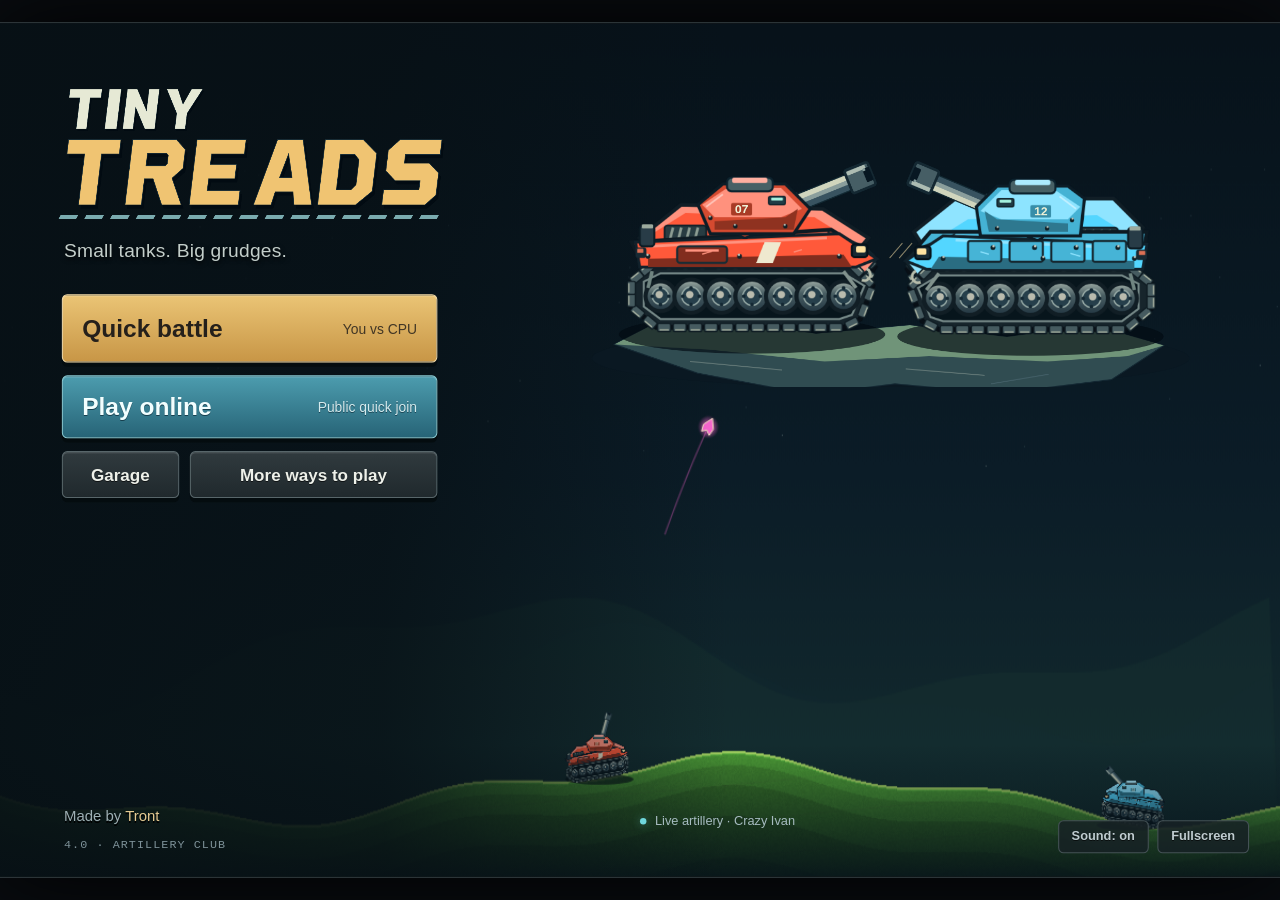
<file: versions/tiny-treads-v6.html>
<!doctype html>
<html lang="en">
<head>
<meta charset="utf-8">
<meta name="viewport" content="width=device-width,initial-scale=1,viewport-fit=cover">
<meta name="theme-color" content="#080a08">
<title>Tiny Treads · Small tanks. Big grudges. · Tront</title>
<meta name="description" content="Tiny Treads is a free browser artillery game by Tront. Destructible terrain, 400 wild weapons, local and online rivalries. Small tanks. Big grudges.">
<meta name="author" content="Trent Sterling (Tront)">
<style>
:root{color-scheme:dark;--acid:#c5f454;--orange:#ffac42;--muted:#9ba59b;--red:#ff6946;--blue:#55d6ff}*{box-sizing:border-box}html,body{margin:0;width:100%;height:100%;overflow:hidden;background:#040504;font:16px/1.35 Arial,Helvetica,sans-serif;color:#eff3e8;user-select:none;-webkit-user-select:none;touch-action:none}button,input,select{font:inherit}button{cursor:pointer;color:#eef0df;touch-action:manipulation}button:focus-visible,input:focus-visible,select:focus-visible{outline:2px solid #d8ff73;outline-offset:3px}button:disabled{cursor:default;filter:saturate(.2);opacity:.48}button,input,select{ -webkit-tap-highlight-color:transparent}input,select{color:#eef3e1;background:#0b0e0a;border:1px solid #4a5044;border-radius:3px;padding:10px;user-select:text;touch-action:auto}select{cursor:pointer}button{border:1px solid #6f7463;border-radius:4px;background:linear-gradient(#3a4035,#242820 45%,#191c16 47%,#292e23);box-shadow:inset 0 1px #a4ac8660,inset 0 -2px #080a06,0 2px 2px #0008;text-shadow:0 2px #000;padding:8px 15px;font-weight:700;transition:filter .1s,border-color .1s}button:hover:not(:disabled){filter:brightness(1.24);border-color:#d6e4b9}button:active:not(:disabled){transform:translateY(1px);box-shadow:inset 0 2px 5px #000b}button.primary{color:#ebffae;border-color:#9eb64c;background:linear-gradient(#5b702a,#3b4c18 48%,#253411 50%,#384721)}button.orange{border-color:#d88c40;background:linear-gradient(#a75e21,#793b15 46%,#54230e 48%,#773611);color:#fff2c6}button.flat{box-shadow:none;background:#10140dc9;border-color:#48513b;color:#c3d0ad}button.small{font-size:14px;padding:6px 12px}a{color:#c5f454;text-decoration:none}a:hover{text-decoration:underline}[hidden]{display:none!important}#stage{width:1200px;height:800px;position:absolute;left:50%;top:50%;transform-origin:center;background:#000;box-shadow:0 0 0 1px #454c35,0 0 100px #000;overflow:hidden}#field{position:absolute;inset:0;width:1200px;height:610px;display:block;cursor:crosshair}#hud{position:absolute;top:610px;left:0;width:1200px;height:190px;background:repeating-linear-gradient(0deg,#ffffff02 0px,#ffffff02 1px,transparent 1px,transparent 3px),linear-gradient(#4b5040 0,#252b20 4px,#353b2f 8px,#24291f 40%,#141912);border-top:2px solid #8b9970;box-shadow:0 -4px 12px #0009,inset 0 0 0 3px #10140e;padding:0 14px}#statusbar{height:35px;display:flex;align-items:center;gap:10px;border-bottom:1px solid #10170d;color:#c7d1ba;font-size:14px}#status{color:var(--acid);font-weight:bold;min-width:166px}#shotNote{color:#aab899;flex:1;white-space:nowrap;overflow:hidden;text-overflow:ellipsis}#controls{height:128px;display:flex;align-items:stretch;gap:10px;padding:9px 0 6px}.instrument{position:relative;border:1px solid #0b1108;border-top-color:#78866a;border-radius:5px;background:linear-gradient(#182014,#10170c);box-shadow:inset 0 2px 8px #000a,0 1px #5d6a4c88}.label{display:block;color:#b2c39c;text-transform:uppercase;letter-spacing:2px;font-size:12px;font-weight:bold}.movebox{width:116px;padding:9px 8px;text-align:center}.movebox .label{margin-bottom:6px}.movebox button{font-size:12px;padding:7px 6px;min-width:45px}.movebox strong{display:block;color:#e3edcf;font-size:16px;margin-top:5px}.weaponbox{width:332px;padding:8px 10px}.weaponbox .label{padding-left:3px}.weapon-main{padding:0;display:flex;align-items:center;text-align:left;width:100%;border:0;box-shadow:none;background:transparent;height:56px}.weapon-main img{width:47px;height:47px;margin-right:9px;image-rendering:auto}.weapon-main span{font-size:21px;overflow:hidden;white-space:nowrap;text-overflow:ellipsis}.weapon-nav{display:flex;gap:8px}.weapon-nav button{font-size:12px;padding:4px 10px}.weapon-nav .remaining{margin-left:auto;font-size:13px;color:#afbd9c;align-self:center}.anglebox{width:202px;padding:7px 8px;display:flex;gap:7px}.anglebox canvas{width:100px;height:94px;touch-action:none;cursor:crosshair}.numcol{width:75px;text-align:center}.numcol .label{margin:2px 0 5px}.readout{background:#070b05;border:1px solid #465139;box-shadow:inset 0 1px 4px #000;color:#e7ffd2;text-shadow:0 0 9px #bafa3e33;font:700 28px/1.1 'Courier New',monospace}.numcol input{width:75px;height:38px;text-align:center;padding:3px;border-radius:2px;appearance:textfield}.numcol input::-webkit-inner-spin-button{appearance:none}.pair{display:flex;gap:4px;margin-top:5px}.pair button{flex:1;padding:4px 0;font-size:13px}.powerbox{flex:1;padding:9px 12px;min-width:209px}.powerhead{display:flex;align-items:center;justify-content:space-between}.powerhead input{width:72px;height:37px;text-align:center;padding:2px;border-radius:2px;appearance:textfield}.powerhead input::-webkit-inner-spin-button{appearance:none}input[type=range]{appearance:none;background:#090e05;box-shadow:inset 0 2px 4px #000;border:1px solid #556641;border-radius:2px;height:17px;padding:0;user-select:none;touch-action:none;cursor:ew-resize}input[type=range]::-webkit-slider-thumb{appearance:none;width:15px;height:26px;background:linear-gradient(90deg,#bbc898,#edfaca 40%,#6b7c4d);border:1px solid #d5e3b4;border-radius:2px;box-shadow:0 2px 4px #000}#powerSlider{width:100%;margin:14px 0 0;background:linear-gradient(to right,#719029 0%,#c4e358 65%,#e09d39 100%)}.ticklabels{display:flex;justify-content:space-between;font:12px 'Courier New';color:#93a180;margin-top:6px}.firebox{width:183px;display:flex;flex-direction:column;gap:5px}#fire{position:relative;flex:1;border:2px solid #d79139;border-bottom:5px solid #582c0c;background:linear-gradient(#ffce67,#f08f28 44%,#bf5315 47%,#db6d1b);box-shadow:inset 0 0 0 3px #ffffff22,0 3px 9px #0009;color:#321404;font:900 italic 42px/1 Arial Black,Arial,sans-serif;text-shadow:0 1px #ffd588,2px 3px #f7b044;letter-spacing:-1px}#fire span{display:block;font:700 12px Arial;letter-spacing:2px;margin-top:7px;text-shadow:none;color:#65320e}#fire:disabled{font-size:23px;letter-spacing:0}.firebox .label{text-align:center;font-size:11px;letter-spacing:1px}#keyline{display:flex;justify-content:space-between;align-items:center;font-size:12px;color:#9ead88;height:25px;border-top:1px solid #6c785144}#keyline b{color:#d1dabc;font-weight:normal}#rangebar{position:absolute;top:69px;left:50%;transform:translateX(-50%);display:flex;gap:5px;white-space:nowrap}#rangebar button{font-size:12px;padding:6px 10px;background:#0b0b0be6;border-color:#424b3a}#rangebar .lit{color:#e1ff96;border-color:#98bb43}.overlay{position:absolute;inset:0;background:#0009;z-index:10;display:flex;align-items:center;justify-content:center;backdrop-filter:blur(3px)}.sheet{background:linear-gradient(115deg,#2d3626,#141b10 42%,#151b11);border:1px solid #828f68;box-shadow:inset 0 0 0 4px #090f07,0 30px 80px #000e;border-radius:8px;padding:28px;position:relative}.sheet:before,.sheet:after{content:'';position:absolute;top:10px;width:5px;height:5px;border-radius:50%;background:#81896e;box-shadow:0 1px 2px #000}.sheet:before{left:10px}.sheet:after{right:10px}.sheet h1,.sheet h2{font-family:Arial Black,Arial,sans-serif;margin:0;text-shadow:0 3px #000;letter-spacing:-1px}.sheet h2{font-size:36px}.eyebrow{font-size:12px;font-weight:bold;letter-spacing:3px;color:#b4d27c;text-transform:uppercase;margin-bottom:6px}.subtle{color:#b0bca2}.row{display:flex;align-items:center;gap:12px}.row.between{justify-content:space-between}.grow{flex:1}#title{background:linear-gradient(#0002,#0000);backdrop-filter:none;align-items:flex-start;padding-top:64px;pointer-events:none}#titleContent{width:600px;text-align:center;pointer-events:auto}#logo{width:600px;height:205px;display:block}#title .tagline{font-size:18px;color:#d3deb9;margin:-1px 0 22px;text-shadow:0 2px 5px #000}.title-actions{width:354px;margin:0 auto;display:grid;gap:9px}.title-actions button{height:48px;font-size:19px;box-shadow:inset 0 1px #a4ac8660,inset 0 -2px #080a06,0 5px 10px #0008}.title-actions button:first-child{height:57px;font-size:24px}.title-actions .twocol{display:flex;gap:9px}.title-actions .twocol button{width:50%;height:42px;font-size:16px}#title .signature{margin-top:15px;color:#a1ad90;font-size:13px;text-shadow:0 2px #000}.buildtag{position:absolute;bottom:15px;left:19px;color:#a8b890;font-size:12px;letter-spacing:1px}.cornerbuttons{position:absolute;bottom:12px;right:16px;display:flex;gap:8px}.setup-sheet{width:724px}.setup-grid{display:grid;grid-template-columns:1fr 1fr;gap:19px;margin:23px 0}.setup-grid label{font-size:15px;color:#b9c8a7;display:grid;gap:7px}.setup-grid input,.setup-grid select{width:100%;height:43px}.ruleline{padding:13px 0;margin-bottom:14px;border-top:1px solid #53663a;border-bottom:1px solid #53663a;font-size:15px;color:#d2dfbe}.setup-grid .wide{grid-column:1/3}.checkrow{font-size:15px!important;display:flex!important;align-items:center;gap:12px!important}.checkrow input{width:19px!important;height:19px!important;accent-color:#b8e24b;user-select:none}.shop-sheet{width:1136px;height:737px;padding:23px}.shop-layout{display:grid;grid-template-columns:212px 1fr 212px;gap:15px;height:542px;margin-top:17px}.draft-side{background:#080e078f;border:1px solid #374630;border-radius:4px;padding:14px}.draft-side h3{margin:0 0 12px;font-size:17px}.draft-slots{display:flex;flex-direction:column;gap:6px}.draft-slot{font-size:13px;height:36px;display:flex;align-items:center;gap:6px;border-bottom:1px solid #26321e}.draft-slot img{width:25px;height:25px}.draft-slot.empty{color:#46573a}.draft-slot span{overflow:hidden;white-space:nowrap;text-overflow:ellipsis}#offer{display:grid;grid-template-columns:1fr 1fr;grid-template-rows:repeat(10,1fr);gap:5px;align-content:start}.offer{display:flex;align-items:center;padding:3px 7px;text-align:left;font-size:14px;height:48px}.offer img{width:33px;height:33px;margin-right:7px;flex-shrink:0}.offer .wpname{display:block;white-space:nowrap;overflow:hidden;text-overflow:ellipsis;max-width:198px}.offer small{display:block;font-size:10px;color:#aab991;margin-top:2px;letter-spacing:1px;text-transform:uppercase}.offer.claimed{background:#080c06;box-shadow:none;border-color:#2c3624;opacity:.4}.offer.selected{border-color:#d1ed82;box-shadow:inset 0 0 12px #92d73222}.shop-footer{margin-top:13px;display:flex;align-items:center;gap:12px;min-height:55px}#shopDescription{font-size:14px;color:#c1d0ab;flex:1}.arsenal-sheet{width:1110px;height:735px;display:flex;flex-direction:column;padding:25px}.arsenal-controls{display:flex;gap:11px;margin:18px 0 13px}.arsenal-controls input{flex:1}.arsenal-controls select{max-width:200px}.arsenal-layout{display:grid;grid-template-columns:1fr 285px;gap:18px;min-height:0;flex:1}.arsenal-list{overflow-y:auto;touch-action:pan-y;display:grid;grid-template-columns:1fr 1fr;gap:7px;align-content:start;padding:1px 8px 4px 0;scrollbar-color:#607540 #10170c;scrollbar-width:thin}.arsenal-item{display:flex;align-items:center;gap:9px;height:67px;text-align:left;padding:7px 9px;font-size:15px}.arsenal-item img{width:40px;height:40px}.arsenal-item>span{min-width:0}.arsenal-item .wpname{display:block;white-space:nowrap;overflow:hidden;text-overflow:ellipsis}.arsenal-item small{display:block;font-size:11px;color:#abbc96;margin-top:3px}.arsenal-item.selected{border-color:#c2ef64;background:linear-gradient(#3f532c,#22351a)}.arsenal-item.used{opacity:.38}.weapon-detail{border:1px solid #4f643a;border-radius:5px;background:#080f0799;padding:21px;display:flex;align-items:center;text-align:center;flex-direction:column}.weapon-detail>img{width:130px;height:130px;margin:6px 0 10px}.weapon-detail h3{font-size:24px;line-height:1.15;margin:4px 0 10px}.weapon-detail p{font-size:15px;color:#bccba9;line-height:1.5;min-height:72px;margin:10px 0 12px}.weapon-detail button{width:100%;font-size:17px;margin-top:auto}.badge{font-size:11px;letter-spacing:1px;color:#cedc9b;background:#253617;padding:5px 9px;border:1px solid #52683a;border-radius:3px;display:inline-block}.detail-meta{font-size:12px;color:#8fa176;margin:10px 0 15px}.arsenal-bottom{font-size:12px;color:#9cad85;margin-top:12px}.pause-sheet{width:518px}.pause-sheet .buttons{display:grid;gap:10px;margin-top:24px}.pause-sheet .buttons button{height:43px}.settingsrow{display:flex;align-items:center;justify-content:space-between;font-size:15px;margin:15px 0}.settingsrow input[type=range]{width:170px}.help-sheet{width:758px}.help-sheet p{color:#c1ceb1;font-size:16px}.help-grid{display:grid;grid-template-columns:1fr 1fr;gap:11px 25px;margin:23px 0}.help-grid div{padding:9px 0;border-bottom:1px solid #3d4d2d;font-size:15px}.help-grid b{color:#d9eea6;display:block;font-size:16px;margin-bottom:3px}.results-sheet{width:700px;text-align:center}.result-title{font-size:49px!important;margin:8px 0 20px!important}.scorecards{display:flex;gap:20px;margin:23px 0}.scorecard{flex:1;padding:23px;border:1px solid #617a43;background:#080c06}.scorecard strong{display:block;font:700 64px 'Courier New';color:#ecf6db}.scorecard h3{margin:0 0 10px;font-size:20px}.scorecard small{color:#b1c09b}.results-sheet .row{justify-content:center}.results-sheet .row button{font-size:17px}#perf{position:absolute;left:12px;top:87px;pointer-events:none;z-index:8;font:12px/1.55 'Courier New';white-space:pre;background:#080b06e8;border:1px solid #5c733a;color:#d7e9b0;padding:10px}#toast{position:absolute;left:50%;top:555px;transform:translateX(-50%);padding:10px 23px;color:#e9f8d2;background:#0b1007eb;border:1px solid #728753;z-index:20;border-radius:4px;font-size:15px;pointer-events:none;max-width:900px;text-align:center}#bootError{position:absolute;inset:20px;z-index:100;background:#190d07;border:2px solid #ff9e3e;white-space:pre-wrap;padding:40px;font:17px monospace;user-select:text}#portraitHint{position:fixed;top:3px;left:0;right:0;text-align:center;color:#a4b58c;font-size:11px;display:none;pointer-events:none}@media(orientation:portrait){#portraitHint{display:block}}@media(prefers-reduced-motion:reduce){button{transition:none}}

/* Tiny Treads: a machined little arcade, not a dashboard. */
#title{padding:70px 0 0 65px;justify-content:flex-start;align-items:flex-start;background:linear-gradient(90deg,#02050255,transparent 70%)}#titleContent{width:570px;text-align:left}#logo{width:570px;height:195px}#title .tagline{text-align:center;font-size:22px;letter-spacing:.8px;margin:14px 0 24px;color:#eef5cf}#title .signature{text-align:center;font-size:15px;margin-top:20px}.title-actions{position:absolute;left:769px;top:99px;width:348px;gap:11px;padding:20px;background:linear-gradient(120deg,#283022ed,#10160ce8);border:1px solid #7a8a59;box-shadow:inset 0 0 0 4px #0a0f07,0 20px 50px #000a;border-radius:6px}.title-actions button{height:48px;font-size:18px}.title-actions button:first-child{height:72px;font-size:24px}.title-actions button small{display:block;font:12px Arial;letter-spacing:0;margin-top:2px;opacity:.78}.title-actions .twocol button small{display:none}.title-actions .twocol button{font-size:15px;height:45px;padding:5px 4px}.title-strap{font:700 12px 'Courier New',monospace;color:#b2c890;letter-spacing:2px;text-align:center;margin:0 0 4px}.title-emblem{width:390px;margin:38px auto 0;text-align:center;border-top:1px solid #7390426b;border-bottom:1px solid #7390426b;padding:15px 0;color:#bfd599;font:700 14px 'Courier New',monospace;letter-spacing:2px}.title-emblem b{color:#ebffb6}.buildtag{font-size:13px}.cornerbuttons{pointer-events:auto}#titleTanks{width:520px;height:138px;margin-left:24px;margin-top:4px;display:block}.setup-sheet{width:980px;padding:25px}.setup-grid{grid-template-columns:1fr 1fr 1fr;gap:14px;margin:19px 0}.setup-grid input,.setup-grid select{height:42px}.setup-grid label{font-size:15px}.setup-grid .wide{grid-column:auto}.setup-checks{display:flex;align-items:center;gap:24px;margin:12px 0 18px;font-size:15px}.setup-checks label{display:flex;gap:8px;align-items:center}.setup-checks input{width:18px;height:18px;accent-color:#c7ed57}.setup-sheet .ruleline{margin:12px 0;padding:12px 0}.landscape-peek{position:absolute;right:29px;top:25px;width:176px;height:61px;border:1px solid #495536;border-radius:3px}.setup-sheet h2{font-size:32px}.setup-sheet .eyebrow{max-width:650px}.garage-sheet{width:1088px;height:714px;padding:27px}.garage-layout{display:grid;grid-template-columns:550px 1fr;gap:28px;margin-top:12px}.garage-display{position:relative}#garageCanvas{width:550px;height:394px;background:radial-gradient(ellipse at 50% 80%,#26321b,#090f09 70%);border:1px solid #415431;border-radius:4px}.garage-callout{text-align:center;margin:-70px 0 22px;position:relative}.garage-callout strong{font:900 30px Arial Black,Arial;letter-spacing:4px;color:#deedb8;display:block}.garage-callout span{color:#9fb18a;font-size:14px}.garage-display>.row{justify-content:center;margin-top:38px}.garage-controls label{display:flex;align-items:center;justify-content:space-between;color:#bfd5a4;font-size:15px;margin:3px 0 16px;gap:12px}.garage-controls input{height:37px;flex:1;width:100px}.garage-label{font-size:13px;color:#aaba94;text-transform:uppercase;letter-spacing:2px;margin:12px 0 7px}.choice-grid{display:grid;grid-template-columns:repeat(4,1fr);gap:6px}.choice-grid.three{grid-template-columns:repeat(3,1fr)}.choice-grid button{padding:9px 4px;font-size:14px}.choice-grid button.selected,.paint-grid button.selected{border-color:#e9ff9e;color:#eeffc3;box-shadow:inset 0 0 0 1px #accd53,0 0 9px #bfd84333}.paint-grid{display:grid;grid-template-columns:repeat(4,1fr);gap:6px}.paint-grid button{height:46px;font-size:11px;padding:4px 3px;background:#0b1309}.paint-grid i{display:block;height:13px;margin:0 4px 3px;background:var(--paint);border:1px solid #ffffff50;border-radius:2px}.online-sheet{width:1074px;height:717px;padding:26px}.online-layout{display:grid;grid-template-columns:1fr 295px;gap:24px;margin-top:16px;height:520px}.lobby-main{border:1px solid #3e502d;background:#080f0788;padding:16px 22px;position:relative;text-align:center}.lobby-radar{width:75px;height:75px;border:1px solid #718c43;border-radius:50%;margin:3px auto 8px;position:relative;background:radial-gradient(#738e3622,transparent 67%);overflow:hidden}.lobby-radar:before,.lobby-radar:after{content:'';position:absolute;background:#78934844}.lobby-radar:before{height:1px;width:100%;top:50%;left:0}.lobby-radar:after{width:1px;height:100%;left:50%;top:0}.lobby-radar span{position:absolute;inset:0;background:conic-gradient(from 0deg,transparent 180deg,#b3f14455 360deg);animation:radar 2.5s linear infinite}.lobby-radar b{position:absolute;inset:0;display:grid;place-items:center;font:700 24px 'Courier New';color:#d9f3a4}@keyframes radar{to{transform:rotate(360deg)}}.lobby-main h3{font:900 24px Arial Black,Arial;margin:6px 0 5px;color:#e4f4bf}.lobby-main p{font-size:15px;color:#b9cba7;margin:4px 0 10px;min-height:38px}.lobby-actions{justify-content:center;margin:13px 0 12px;gap:8px}.lobby-actions button{font-size:15px;padding:10px}.join-row{display:flex;gap:9px}.join-row input{flex:1;min-width:0;font:700 17px 'Courier New';letter-spacing:2px;text-transform:uppercase}.join-row button{font-size:15px}.lobby-footnote{font-size:13px;color:#8fa180;margin-top:13px;line-height:1.5}.lobby-settings label{display:grid;grid-template-columns:81px 1fr;align-items:center;gap:5px;font-size:14px;color:#bfd0a9;margin:7px 0}.lobby-settings select{width:100%;font-size:13px;padding:7px 6px;height:36px}.lobby-settings p{font-size:13px;color:#96a781;line-height:1.55;margin-top:14px}.lobby-settings .checkwrap{flex-wrap:wrap;gap:4px 13px;margin-top:12px}.lobby-settings .checkwrap label{display:flex;gap:5px;font-size:13px;margin:3px 0}.checkwrap input{accent-color:#c3e368;width:16px;height:16px}.connection-bottom{border-top:1px solid #394a2c;padding-top:13px;margin-top:13px;color:#9ab382;display:flex;justify-content:space-between;align-items:center;font:13px 'Courier New';height:32px}#roomBadge{display:flex;align-items:center;justify-content:center;gap:12px;background:#131e0c;border:1px solid #657e3d;padding:9px;margin:8px 0}#roomBadge>span{font-size:11px;width:38px;text-align:left;letter-spacing:1px;color:#a4bc83}#roomCodeLabel{font:700 24px 'Courier New';letter-spacing:3px;color:#e1ffac}#roomBadge button{font-size:12px;padding:6px 8px}#lobbyPeople{height:59px;overflow:hidden;display:flex;flex-direction:column;gap:4px;margin:3px 0}.peer-row{font-size:14px;display:flex;align-items:center;gap:9px;color:#d5e1bd;padding:5px 8px;background:#14200e;text-align:left;border-left:3px solid #bfec65}.peer-row small{margin-left:auto;color:#8eb568}.connection-dot{display:inline-block;width:7px;height:7px;border-radius:50%;background:#b7ec55;box-shadow:0 0 6px #bbfa59}#networkBar{position:absolute;top:74px;left:23px;right:23px;display:flex;align-items:center;gap:9px;z-index:2;font:12px 'Courier New';color:#a3bf8c;pointer-events:none}#networkBar button{pointer-events:auto;font:12px Arial;padding:4px 8px}#networkBar button:first-of-type{margin-left:auto}#emoteBubble{position:absolute;left:50%;top:131px;transform:translateX(-50%);background:#111c0df5;border:1px solid #98b36c;padding:11px 20px;border-radius:4px;color:#ebf8d4;z-index:9;font-size:17px;pointer-events:none}.lost-sheet{width:870px;padding:35px}.lost-sheet p{color:#b7c8a4;margin:20px 0;line-height:1.6}.smallprint{font-size:13px}.credits-sheet{width:992px;padding:31px}.credit-lead{font-size:18px;color:#dcebbf}.credit-columns{display:grid;grid-template-columns:1fr 1fr;gap:31px;margin:17px 0 22px}.credit-columns h3{font-size:17px;color:#d7edac;margin:10px 0}.credit-columns p{font-size:14px;line-height:1.55;color:#aabf98;margin:10px 0}.credit-columns section+section{border-left:1px solid #3d4d2c;padding-left:27px}.shop-sheet{height:752px}.shop-layout{height:480px;grid-template-columns:218px 1fr 218px;gap:12px;margin-top:13px}#offer{grid-template-rows:repeat(10,1fr);gap:4px}.offer{height:43px;font-size:14px;padding:3px 5px}.offer img{width:30px;height:30px;margin-right:5px}.offer small{font-size:10px}.draft-side{padding:12px}.draft-slot{height:34px;font-size:13px}.draft-slots{gap:5px}.shop-footer{height:113px;position:relative;padding:14px 0 0 292px;display:flex;gap:10px;align-items:flex-end;flex-wrap:wrap}.shop-footer #shopDescription{flex-basis:100%;height:43px;font-size:14px;line-height:1.35;margin:0}.shop-footer button{font-size:14px;padding:8px 13px}.shop-footer #shopExit{margin-left:auto}.offer.shuffle-lit{filter:brightness(1.7)!important;border-color:#e9ffaa!important;background:linear-gradient(#607c29,#314614)!important;box-shadow:0 0 14px #c8f45760!important;opacity:1!important}.offer.just-picked{outline:2px solid var(--acid);outline-offset:-2px}.draft-slot.just-dealt{animation:slotflash .6s ease-out}@keyframes slotflash{from{background:#b9fa5266;transform:translateX(6px)}to{background:transparent;transform:translateX(0)}}.flying-weapon{position:absolute;z-index:32;pointer-events:none;background:linear-gradient(#53642b,#263214);border:1px solid #d8ee9a;box-shadow:0 8px 20px #000b;border-radius:4px;padding:5px 9px;display:flex;gap:7px;align-items:center;font-size:13px;color:#eaffc1;transform-origin:left top;transition:transform .26s cubic-bezier(.12,.66,.25,1),opacity .26s}.flying-weapon img{width:25px;height:25px}.deal-progress{position:absolute;bottom:0;left:0;height:3px;background:#bcdf65;transition:width .1s;box-shadow:0 0 12px #c1ef44}#demoDock{position:absolute;z-index:15;width:270px;height:96px;overflow:hidden;background:#000;border:1px solid #4e623c;border-radius:3px;pointer-events:none;box-shadow:inset 0 0 15px #000}.demo-caption{position:absolute;top:5px;left:6px;font:8px 'Courier New';letter-spacing:1px;color:#b4c992}#demoName{position:absolute;bottom:5px;left:7px;right:7px;color:#dbe9c9;font-size:11px;text-shadow:0 1px 3px #000}#weaponDemo{width:100%;height:100%;display:block}.weapon-detail{padding-bottom:135px;position:relative}.weapon-detail #equipWeapon{position:absolute;bottom:13px;left:16px;right:16px;width:calc(100% - 32px)}.round-strip{display:flex;justify-content:center;align-items:center;gap:15px;margin:15px 0 5px;padding:10px;background:#080e0688;border:1px solid #3a5026}.round-strip b{font:700 20px 'Courier New';color:#ddecba}.round-pips{display:flex;gap:5px}.round-pips i{width:10px;height:10px;border:1px solid #566a3c;transform:rotate(45deg);background:#192610}.round-pips i.won{background:var(--pcolor);box-shadow:0 0 9px var(--pcolor)}.results-sheet{min-width:760px;max-width:850px}.result-title{font-size:42px!important}.scorecard strong{font-size:54px}.scorecard small{font-size:14px}.scorecards{margin-top:20px}.record-line{color:#b9cd9d;font-size:14px;margin:12px 0}.footer-version{font-size:12px}.input-help{font-size:12px;color:#96aa7c}
@media (prefers-reduced-motion:reduce){.lobby-radar span{animation:none}.flying-weapon{transition-duration:.05s}.draft-slot.just-dealt{animation:none}}

#titleContent #quickPlay{height:64px}#resultExtra{font-size:14px;color:#b7caa0;line-height:1.5;margin:14px 0 18px}

.weapon-detail{padding:14px;min-height:0}.weapon-detail>img{width:100px;height:100px;margin:0 0 8px}.weapon-detail p{min-height:0;margin:8px 0;font-size:14px}.detail-meta{font-size:11px;margin:6px 0}.weapon-detail #demoDock{position:relative;flex-shrink:0;left:auto!important;top:auto!important;width:100%!important;height:95px!important;margin:7px 0 10px}.weapon-detail #equipWeapon{position:static;width:100%;margin-top:auto;left:auto;right:auto;bottom:auto;font-size:16px}

.title-actions #titlePrivate{height:34px;font-size:14px;padding:5px 7px;margin-top:-5px;background:linear-gradient(#262d20,#141b0e)}

.seat-role{display:inline-block;vertical-align:middle;font:10px "Courier New",monospace;letter-spacing:1px;border:1px solid #617346;padding:3px 4px;margin-left:4px;color:#c3d8a9}

/* 4.0: graphite instrumentation, warm paint, and progressive disclosure. */
:root{--acid:#eac16a;--orange:#f69e54;--muted:#9aa6ab;--red:#ff7856;--blue:#76d8e9}
html,body{background:#090c10;color:#edf0e9;font-family:Arial,Helvetica,sans-serif}
#stage{box-shadow:0 0 0 1px #394449,0 0 80px #000}
button{border:1px solid #58666a;background:linear-gradient(#303a3e,#20292d);border-radius:5px;box-shadow:inset 0 1px #b1c1c422,0 3px 0 #080c0e;text-shadow:0 1px #0009;color:#eef1ea;transition:background .12s,filter .12s,border-color .12s}
button:hover:not(:disabled){filter:brightness(1.14);border-color:#e5cc94}
button.primary{background:linear-gradient(#eac475,#c89646);border-color:#f3daa7;color:#25201b;text-shadow:none;box-shadow:inset 0 1px #fff5ce,0 3px 0 #694921}
button.orange{background:linear-gradient(#4c9cae,#276477);border-color:#85c6cf;color:#f2ffff;text-shadow:0 1px #173f4e;box-shadow:inset 0 1px #aee3df33,0 3px 0 #173942}
button.flat{background:#172125d9;color:#bfccd0;border-color:#445155}
input,select{background:#111b20;border-color:#48585e;color:#eef2e9;border-radius:4px}
.sheet{background:linear-gradient(130deg,#273337,#141e23 60%);border:1px solid #5c6c71;box-shadow:inset 0 0 0 4px #0d1519,0 25px 70px #000c;border-radius:9px}
.sheet:before,.sheet:after{background:#657579}.sheet h2{letter-spacing:-1px;font-size:32px;text-shadow:0 2px #0008}.eyebrow{color:#d1b17b;letter-spacing:2px;font-size:11px}.subtle{color:#a9b7b9}.sheet label{color:#b5c2c3}.overlay{background:#02070baa;backdrop-filter:blur(2px)}
#title{padding:0;background:linear-gradient(90deg,#071015ed 0,#071015c4 30%,#07101500 57%);pointer-events:none;backdrop-filter:none}
#titleContent{position:absolute;left:45px;top:48px;width:414px;text-align:left;pointer-events:auto}
#logo{width:414px;height:153px;object-fit:contain}
#title .tagline{font-size:18px;letter-spacing:.2px;text-align:left;color:#c3ceca;margin:0 0 29px 15px}
.title-actions{position:static;width:352px;margin:0 0 0 13px;padding:0;background:none;border:0;box-shadow:none;display:grid;gap:12px}
.title-actions button,.title-actions button:first-child{height:59px;font-size:23px;letter-spacing:0;box-shadow:inset 0 1px #ffffff30,0 4px 0 #040c0f}
.title-actions>button{text-align:left;padding:12px 18px;display:flex;align-items:center;justify-content:space-between}
.title-actions button small{font:13px Arial;opacity:.84;margin:0}
.title-actions .twocol{gap:10px}.title-actions .twocol button,.title-actions .twocol button:first-child{height:44px;font-size:16px;padding:9px}
.title-actions .twocol button:first-child{width:32%}.title-actions .twocol button:last-child{width:68%}
#morePanel{display:grid;grid-template-columns:1fr 1fr;gap:8px;padding:8px 0 0;background:#0b161ce8;border-radius:4px}
#morePanel button,#morePanel button:first-child{height:37px;font-size:14px;padding:7px 6px}
#titleTanks{position:absolute;left:515px;top:66px;width:650px;height:275px;margin:0;pointer-events:none}
#title .signature{position:absolute;left:60px;bottom:47px;text-align:left;font-size:14px;margin:0;color:#9eb0b4;pointer-events:auto}
#title .signature a{color:#e5ca92}.buildtag{font:11px 'Courier New';left:60px;bottom:24px;color:#7d9198}.cornerbuttons{bottom:22px;right:29px}.cornerbuttons button{height:31px;font-size:12px}
#attractCaption{position:absolute;bottom:44px;left:50%;font-size:12px;color:#a6bbc0;display:flex;gap:8px;align-items:center}
#attractCaption i{width:6px;height:6px;border-radius:50%;background:#6fd6dc;box-shadow:0 0 8px #6fd6dc66}
#hud{background:linear-gradient(#68777a 0,#263238 3px,#182329 6px,#111b20);border-top:1px solid #8fa5a9;box-shadow:0 -5px 20px #0008,inset 0 0 0 3px #101a1f;padding:0 16px}
.instrument{background:linear-gradient(#0b161c,#111e23);border-color:#0a1318;border-top-color:#3d535e;box-shadow:inset 0 1px 4px #0007,0 1px #64777c33}.label{color:#95aab2;letter-spacing:1.4px;font-size:12px}
#statusbar{border-bottom-color:#35434a;font-size:14px}#status{min-width:150px}#shotNote{font-size:13px;color:#a0b4b9}#statusbar button{font-size:13px}
#fire{background:linear-gradient(#f6ce83,#e6a954 48%,#ce843a);border:1px solid #f6d293;border-bottom:4px solid #80512e;border-radius:5px;color:#291e14;text-shadow:0 1px #ffe2a3;box-shadow:inset 0 0 0 3px #fff4bd18,0 3px 9px #0006}
#fire span{color:#704a28}#keyline{color:#8b9ea5;border-top-color:#475b6233}#keyline b{color:#b6c4c7}.readout{background:#081219;color:#f8ddb0;border-color:#465c66;box-shadow:inset 0 1px 4px #000;text-shadow:none}
#powerSlider{background:linear-gradient(90deg,#3d7184,#63b4bb 60%,#dfb671);border-color:#4b6973}.ticklabels{color:#7e98a3}.weapon-main span{font-size:21px}.weapon-main img{width:51px;height:51px}.weapon-main:hover:not(:disabled){background:#21353d66}.weaponbox{width:340px}#controls{gap:10px}
.setup-sheet{width:870px;padding:27px}.setup-grid{grid-template-columns:repeat(3,1fr);gap:15px}.setup-sheet details{border-top:1px solid #42565e;margin:20px 0;padding:13px 0 0}.setup-sheet summary{cursor:pointer;color:#d8c398;font-size:16px;list-style:disclosure-closed}.setup-sheet details[open] summary{list-style:disclosure-open}.advanced-grid{display:grid;grid-template-columns:repeat(3,1fr);gap:14px;margin-top:16px}.advanced-grid label{display:grid;gap:6px;font-size:14px}.advanced-grid input,.advanced-grid select{width:100%;height:40px}.setup-checks{gap:18px;margin-bottom:4px}.setup-checks label{font-size:13px}.setup-checks input{accent-color:#e6bb6d}.ruleline{border:0!important;font-size:14px!important;color:#99afb8;padding:2px 0 12px!important;margin:4px 0!important}.setup-sheet .eyebrow{display:none}.landscape-peek{border-color:#435e6c}
.garage-sheet{width:1090px;height:708px;padding:27px}.garage-layout{grid-template-columns:560px 1fr;gap:26px;margin-top:18px}.garage-display{height:565px}.garage-display canvas#garageCanvas{width:560px;height:418px;background:radial-gradient(ellipse at 55% 70%,#334751 0,#14242d 50%,#0b171f 95%);border:1px solid #435a66;border-radius:6px}
.garage-callout{margin:-77px 0 16px;pointer-events:none}.garage-callout strong{font:900 27px Arial;letter-spacing:5px;color:#e6d9bc}.garage-callout span{font-size:13px;color:#93a7af}.garage-display>.row{margin-top:35px}.garage-controls .garage-label{font-size:11px;color:#91a9b1;margin:13px 0 6px}.choice-grid button{background:#1b2a31;font-size:14px;border-color:#3e5864;box-shadow:none}.choice-grid button.selected,.paint-grid button.selected{background:#344950;border-color:#eac16a;color:#f8deaa;box-shadow:inset 0 -2px #dcb777}
.paint-grid{grid-template-columns:repeat(6,1fr);gap:6px}.paint-grid button{height:47px;position:relative;font-size:0;border-color:#354d56;background:#0e1a20;box-shadow:none}.paint-grid i{height:31px;margin:2px;border:0;border-radius:3px}.paint-grid button::after{content:'';position:absolute;inset:6px;border:1px solid #ffffff29;border-radius:3px;pointer-events:none}.garage-controls input{border-color:#50646c}.garage-controls .choice-grid.three{grid-template-columns:repeat(3,1fr)}
.arsenal-sheet,.shop-sheet{background:linear-gradient(130deg,#26373c,#142129 70%)}.arsenal-controls input,.arsenal-controls select{border-color:#405962}.arsenal-item{background:#172931;border-color:#354f5c;text-shadow:none}.arsenal-item.selected{background:#294651;border-color:#d4bd84;box-shadow:inset 3px 0 #e9bc68}.arsenal-item small{color:#8ea9b4}.weapon-detail{background:#0d1e27;border-color:#38515d}.weapon-detail p{color:#bfd0d5;font-size:15px}.weapon-detail h3{color:#ecdbb7}.badge{border-color:#47616c;color:#abc4cc;background:#18333e}.detail-meta{color:#8a9ea7;font-size:11px}.arsenal-list{scrollbar-color:#607a85 #12232b}.arsenal-controls #familyFilter{max-width:235px}.weapon-detail #demoDock{height:150px!important;border-color:#4d6974}.weapon-detail>img{width:84px;height:84px}.arsenal-layout{height:500px}
.draft-side{background:#10222c;border-color:#3c5663}.draft-slot{border-color:#344953;color:#c2d3d7}.draft-slot.empty{color:#506671}.offer{background:#1d333d;border-color:#425b67;text-shadow:none}.offer small{color:#8ea8b4}.offer.claimed{opacity:.3}.offer.shuffle-lit{background:linear-gradient(#886d37,#584726)!important;border-color:#ffe8a5!important;box-shadow:0 0 15px #faca3d33!important}.shop-footer #shopDescription{color:#b6cbd2}.draft-side h3{border-bottom-color:#365362}
#demoDock{border-color:#516d79;background:#07121b}.demo-caption{font-size:9px;color:#a0bac6}.demo-caption,#demoName{background:#07151cb8;padding:1px 3px;border-radius:2px}#demoName{font-size:12px}
.online-sheet{height:auto;min-height:480px;width:950px}.online-layout{height:auto;min-height:330px;grid-template-columns:1fr 265px}.lobby-main{background:#10232a;border-color:#385865}.lobby-main h3{color:#e8d9b5}.lobby-main p{color:#a9c1ca}.lobby-footnote{font-size:12px;color:#738c99}.lobby-settings p{display:none}.lobby-settings select{border-color:#3c5864}.lobby-settings .eyebrow{color:#bfaa7e}.peer-row{background:#1c333d;border-color:#a3d6d8}.peer-row small{color:#9cbdc9}.lobby-radar{border-color:#66858e;background:radial-gradient(#7ad7da11,transparent)}.lobby-radar span{background:conic-gradient(from 0deg,transparent 180deg,#5ac5db44 360deg)}.connection-dot{background:#7bcbcf;box-shadow:0 0 7px #78d1d544}.connection-bottom{border-color:#385564;color:#8fb5c2}
#online.public-search .online-sheet{width:640px}#online.public-search .online-layout{display:block;min-height:260px}#online.public-search .lobby-settings,#online.public-search .join-row,#online.public-search .lobby-actions,#online.public-search .lobby-footnote{display:none}
#networkBar{font-size:11px;top:85px;left:22px;color:#8fabb6}#rangebar{top:79px}#rangebar button{background:#122730e8;color:#bed1d8;border-color:#415d68;font-size:13px}.scorecard{background:#10212a;border-color:#415763}.scorecard small{color:#9fb8c2}.scorecard strong{color:#f0dcc0}.scorecards{gap:14px}.round-strip{background:#192e38;border-color:#3c5460}.round-strip b{color:#e2c899}.results-sheet{max-width:1100px}.results-sheet.four-results{width:1040px}.four-results .scorecards{grid-template-columns:repeat(4,1fr)}.four-results .scorecard{padding:17px 9px}.four-results .scorecard h3{font-size:18px}.four-results .scorecard strong{font-size:44px}.four-results .scorecard small{font-size:12px}
#brawl .sheet{width:880px;padding:32px}#brawl h2{font-size:34px}.brawl-seats{display:grid;grid-template-columns:repeat(4,1fr);gap:12px;margin:24px 0}.brawl-seat{background:#10202a;border:1px solid #3c5663;border-radius:7px;text-align:center;padding:13px 8px;color:#bfd0d8;min-height:115px}.brawl-seat canvas{width:140px;height:83px;display:block;margin:0 auto 4px}.brawl-seat b{display:block;font-size:16px}.brawl-seat small{font-size:12px;color:#7fa4b5}.brawl-actions{display:grid;grid-template-columns:1fr 1fr;gap:11px;margin-top:18px}.brawl-actions button{height:49px;font-size:17px}.brawl-bottom{margin-top:22px;display:flex;gap:12px;align-items:center}.brawl-bottom input{flex:1;min-width:100px}#partyStatus{color:#aac3ce;font-size:15px;min-height:24px}#partyCode{color:#f4d193;font:700 22px 'Courier New';letter-spacing:3px}.brawl-head{display:flex;justify-content:space-between;align-items:center}.brawl-count{display:flex;gap:12px;align-items:center;color:#9eb6c0;font-size:14px}
#turnRibbon{position:absolute;top:106px;left:50%;transform:translateX(-50%);z-index:3;display:flex;gap:5px;pointer-events:none}#turnRibbon span{padding:5px 9px;border-radius:4px;color:#a4bac4;background:#14232be0;font-size:12px;border:1px solid #314854}#turnRibbon span.now{color:#fff0d3;border-color:#bc9e65;background:#4b3b27d9}
@media(prefers-reduced-motion:reduce){.lobby-radar span{animation:none}.flying-weapon{transition:none}}

/* Visual pass 2: readable paint labels, full antenna clearance. */
.paint-grid{grid-template-columns:repeat(4,1fr)}.paint-grid button{height:43px;font-size:11px;color:#c8d5d7;padding:4px 2px}.paint-grid i{height:16px;margin:0 5px 3px}.paint-grid button::after{display:none}

/* Visual pass 3: once connected, the lobby is a lobby, not another mode-selection menu. */
#brawl.in-room .brawl-actions,#brawl.in-room #partyInput,#brawl.in-room #partyJoin{display:none}
#brawl.public-room #partyJoinRow{display:none}
#brawl.in-room .sheet{width:880px}

</style>
</head>
<body>
<div id="stage">
 <canvas id="field" width="1200" height="610" aria-label="Artillery battlefield. Drag to aim. In the range, drag the target to reposition it."></canvas>
 <div id="rangebar" hidden><button id="repairBtn">Repair terrain</button><button id="terrainBtn">New landscape</button><button id="trajectoryBtn">Trajectory: off</button><button id="rangeArsenal">All 400 weapons</button></div>
 <div id="hud" hidden>
  <div id="statusbar"><span id="status">Ready</span><span id="shotNote">Aim, set power, fire.</span><button class="small flat" id="arsenalBtn">Weapons</button><button class="small flat" id="helpBtn">Help</button><button class="small flat" id="menuBtn">Menu</button></div>
  <div id="controls">
   <div class="instrument movebox"><span class="label">Move</span><div class="row" style="gap:4px"><button id="moveLeft">Left</button><button id="moveRight">Right</button></div><strong id="moves">4 left</strong></div>
   <div class="instrument weaponbox"><span class="label">Weapon</span><button class="weapon-main" id="weaponPick"><img id="weaponIcon" alt=""><span id="weaponName">Single Shot</span></button><div class="weapon-nav"><button id="previousWeapon">Previous</button><button id="nextWeapon">Next</button><span class="remaining" id="ammo">10 shots</span></div></div>
   <div class="instrument anglebox"><canvas id="angleDial" width="200" height="188" aria-label="Drag this dial to change angle"></canvas><div class="numcol"><span class="label">Angle</span><input id="angleNumber" class="readout" type="number" min="0" max="180" step="1" aria-label="Firing angle"><div class="pair"><button id="angleDown" aria-label="Decrease angle">−1°</button><button id="angleUp" aria-label="Increase angle">+1°</button></div></div></div>
   <div class="instrument powerbox"><div class="powerhead"><span class="label">Power</span><input id="powerNumber" class="readout" type="number" min="1" max="100" step="1" aria-label="Firing power"></div><input id="powerSlider" type="range" min="1" max="100" step="1" aria-label="Firing power slider"><div class="ticklabels"><span>0</span><span>25</span><span>50</span><span>75</span><span>100</span></div></div>
   <div class="firebox"><button id="fire">FIRE<span>SPACE</span></button><span class="label" id="volleyHud">Volley 1 / 10</span></div>
  </div>
  <div id="keyline"><span><b>Drag battlefield</b> aim + power &nbsp; · &nbsp; <b>W / S</b> angle &nbsp; <b>Q / E</b> power &nbsp; <b>A / D</b> move &nbsp; <b>Z / X</b> weapon</span><span id="versionTag">TINY TREADS 4.0 · TRONT</span></div>
 </div>
 <div id="title" class="overlay">
  <div id="titleContent"><canvas id="logo" width="1200" height="410" aria-label="Tiny Treads"></canvas><p class="tagline">Small tanks. Big grudges.</p>
   <div class="title-actions"><button class="primary" id="quickPlay">Quick battle <small>You vs CPU</small></button><button class="orange" id="onlinePlay">Play online <small>Public quick join</small></button>
    <div class="twocol"><button id="titleGarage">Garage</button><button id="moreModes" aria-expanded="false">More ways to play</button></div>
    <div id="morePanel" hidden><button id="draftPlay">Custom battle</button><button id="localPlay">Local duel</button><button id="practicePlay">Target range</button><button id="titleArsenal">Arsenal</button><button id="titlePrivate">Private online room</button><button id="brawlEntry">4-tank brawl</button><button id="titleHelp">How to play</button><button id="titleCredits">Credits</button></div>
    <button id="resumeOnline" class="small" hidden>Reconnect to saved duel</button>
   </div>
  </div><canvas id="titleTanks" width="1300" height="550" aria-hidden="true"></canvas>
  <div class="signature">Made by <a href="https://tront.xyz" target="_blank" rel="noopener">Tront</a></div><div id="attractCaption"><i></i><span>Live artillery</span></div>
  <span class="buildtag">4.0 · ARTILLERY CLUB</span><div class="cornerbuttons"><button class="small flat" id="titleSound">Sound: on</button><button class="small flat" id="fullscreenTitle">Fullscreen</button></div>
 </div>
 <div id="setup" class="overlay" hidden><div class="sheet setup-sheet"><div class="eyebrow">Make it personal</div><h2>Set up a grudge</h2><canvas id="layoutPeek" class="landscape-peek" width="352" height="122" aria-label="Battlefield preview"></canvas><div class="setup-grid"><label>Your callsign<input id="nameInput" value="Player 1" maxlength="16"></label><label>Opponent<select id="modeInput"><option value="cpu">Computer</option><option value="local">Local player 2</option></select></label><label>CPU skill<select id="difficultyInput"><option value="easy">Easy · room to learn</option><option value="normal" selected>Normal · a fair fight</option><option value="hard">Hard · sharp shooting</option></select></label><label>Series<select id="seriesInput"><option value="1">Single battle</option><option value="3">Grudge · best of three</option><option value="5">Grudge · best of five</option></select></label><label>Weapon pool<select id="poolInput"><option value="classic">Classic 60</option><option value="all">Expanded 400</option><option value="original">Original 30</option></select></label><label>House rule<select id="ruleInput"><option value="classic">Classic artillery</option><option value="mirror">Mirror arsenal</option><option value="mystery">Mystery magazine</option><option value="trick">Trick-shot pool</option></select></label><label>Battlefield<select id="layoutInput"><option value="hills">Rolling hills</option><option value="ridge">The great divide</option><option value="bowl">The punch bowl</option><option value="terraces">Stepping stones</option><option value="arches">Arch enemies</option><option value="plain">No man's lawn</option></select></label><label>Landscape palette<select id="biomeInput"><option value="green">Emerald hills</option><option value="desert">Amber badlands</option><option value="ice">Glacial blue</option><option value="alien">Violet planet</option></select></label><label>Map seed<input id="seedInput" placeholder="Random" maxlength="28"></label></div><div class="setup-checks"><label><input type="checkbox" id="keepInput">Keep craters between rounds</label><label><input type="checkbox" id="windInput">Wind</label><label><input type="checkbox" id="lowGravityInput">Low gravity</label></div><div class="ruleline">10 shots each. Damage earns points. Self-hits lose points. Highest score wins.</div><div class="row between"><div class="row"><button id="setupBack">Back</button><button id="setupGarage">The garage</button></div><div class="row"><button id="setupDraft">Pick weapons</button><button class="primary" id="setupQuick">Shuffle & play</button></div></div></div></div>
 <div id="shop" class="overlay" hidden><div class="sheet shop-sheet"><div class="row between"><div><div class="eyebrow">Ten picks. Ten shots.</div><h2>Weapon shop</h2></div><div style="text-align:right"><strong id="shopTurnLabel" style="font-size:23px;color:var(--red)">Player 1 picks</strong><div class="subtle" id="shopCount">Pick 1 / 20</div></div></div><div class="shop-layout"><aside class="draft-side"><h3 id="draftName0" style="color:var(--red)">Player 1</h3><div class="draft-slots" id="draftSlots0"></div></aside><div id="offer"></div><aside class="draft-side"><h3 id="draftName1" style="color:var(--blue)">CPU</h3><div class="draft-slots" id="draftSlots1"></div></aside></div><div class="shop-footer"><span id="shopDescription">Choose a weapon. Deny your opponent the good stuff.</span><button id="shopAuto">Auto-pick the rest</button><button id="shopExit">Back</button></div></div></div>
 <div id="arsenal" class="overlay" hidden><div class="sheet arsenal-sheet"><div class="row between"><div><div class="eyebrow" id="arsenalEyebrow">Find your next bad idea</div><h2 id="arsenalTitle">The arsenal</h2></div><button id="arsenalClose">Back to game</button></div><div class="arsenal-controls"><input id="weaponSearch" type="search" placeholder="Search weapons or effects…" aria-label="Search weapons"><select id="packFilter" aria-label="Filter weapon pack"><option value="all">All packs</option></select><select id="familyFilter" aria-label="Filter weapon type"><option value="all">All types</option></select></div><div class="arsenal-layout"><div id="arsenalList" class="arsenal-list"></div><aside class="weapon-detail"><img id="detailIcon" alt=""><h3 id="detailName"></h3><span id="detailPack" class="badge"></span><p id="detailDesc"></p><div id="detailMeta" class="detail-meta"></div><button class="primary" id="equipWeapon">Equip weapon</button></aside></div><div class="arsenal-bottom" id="arsenalCount"></div></div></div>
 <div id="pause" class="overlay" hidden><div class="sheet pause-sheet"><div class="eyebrow">Take a breather</div><h2>Paused</h2><div class="settingsrow"><span>Sound effects</span><button class="small" id="soundToggle">On</button></div><div class="settingsrow"><span>Volume</span><input id="volume" type="range" min="0" max="100" value="50" aria-label="Volume"></div><div class="settingsrow"><span>Screen shake</span><button class="small" id="shakeToggle">On</button></div><div class="settingsrow"><span>Performance display</span><button class="small" id="perfToggle">Off</button></div><div id="seedDisplay" class="subtle" style="font-size:13px"></div><div class="buttons"><button class="primary" id="resume">Resume game</button><button id="pauseFullscreen">Fullscreen</button><button id="restartMatch">Restart this match</button><button id="returnTitle">Main menu</button></div></div></div>
 <div id="help" class="overlay" hidden><div class="sheet help-sheet"><div class="eyebrow">Simple controls. Dirty tactics.</div><h2>One tank. Ten shots.</h2><p>Score by hitting the other tank. Your tank cannot die, but hitting yourself costs points. Take turns until both players have fired all ten weapons.</p><div class="help-grid"><div><b>Aim & power</b>Drag on the battlefield, or use the angle dial and power slider. You can also type exact values.</div><div><b>Fire · Space</b>Every weapon in a match is a single-use shot. Wait for the entire effect to finish.</div><div><b>Angle · W / S &nbsp; Power · Q / E</b>Hold to adjust. Hold Shift for finer keyboard aiming.</div><div><b>Move · A / D</b>Four short moves per match. Cliffs, dirt, and the other tank can block you.</div><div><b>Weapon · Z / X</b>Click the weapon name to open your inventory. Choose a different tool for each situation.</div><div><b>Target range</b>All 400 entries, infinite ammo, optional trajectory. Drag the blue tank to move your target.</div></div><p style="font-size:13px">Independent code, art and synthesized sound. Inspired by Pocket Tanks by BlitWise. The classic 60 have individually specified behaviors; expansion entries include family-based interpretations, not exact emulations. No original game assets are included.</p><div class="row between"><span class="subtle" style="font-size:14px">Esc: pause / back &nbsp; · &nbsp; F4: performance</span><button class="primary" id="helpClose">Got it</button></div></div></div>
 <div id="results" class="overlay" hidden><div class="sheet results-sheet"><div id="resultEyebrow" class="eyebrow">Landscape: thoroughly rearranged</div><h2 id="winnerTitle" class="result-title">Player 1 wins!</h2><div class="scorecards" id="scorecards"></div><p id="resultSummary" class="subtle"></p><div id="resultExtra"></div><div class="row"><button class="primary" id="rematch">Rematch</button><button id="newDraft">New weapon draft</button><button id="resultsTitle">Main menu</button></div></div></div>
 <div id="garage" class="overlay" hidden><div class="sheet garage-sheet"><div class="row between"><div><div class="eyebrow">Your tank. Your terrible decisions.</div><h2>The garage</h2></div><button id="garageBack">Save & back</button></div><div class="garage-layout"><div class="garage-display"><canvas id="garageCanvas" width="600" height="430"></canvas><div class="garage-callout"><strong id="garageModel">SCOUT</strong><span>Cosmetic only. Same hitbox. Same firepower.</span></div><div class="row"><button id="garageP1" class="primary">Your tank</button><button id="garageP2">Local player 2</button></div></div><div class="garage-controls"><label>Callsign<input id="garageName" maxlength="16" value="Player 1"></label><div class="garage-label">Chassis</div><div id="hullOptions" class="choice-grid"></div><div class="garage-label">Turret</div><div id="turretOptions" class="choice-grid three"></div><div class="garage-label">Paint</div><div id="paintOptions" class="paint-grid"></div><div class="garage-label">Personal touch</div><div id="flagOptions" class="choice-grid"></div></div></div></div></div>
<div id="online" class="overlay" hidden><div class="sheet online-sheet"><div class="row between"><div><div class="eyebrow">Two browsers. One very bad idea.</div><h2 id="onlineTitle">Online artillery</h2></div><button id="onlineBack">Back</button></div><div class="online-layout"><section class="lobby-main"><div class="lobby-radar"><span></span><b id="connectionIcon">01</b></div><h3 id="networkHeadline">Finding a rival…</h3><p id="networkStatus" role="status" aria-live="polite">Finding another player…</p><div id="roomBadge" hidden><span>ROOM CODE</span><strong id="roomCodeLabel"></strong><button id="copyInvite">Copy invite</button></div><div id="lobbyPeople"></div><div class="row lobby-actions"><button class="primary" id="publicJoin">Public quick join</button><button id="privateCreate">Create private room</button></div><div class="join-row"><input id="roomCodeInput" placeholder="Enter a room code" maxlength="12" aria-label="Private room code"><button id="privateJoin">Join room</button></div><div class="lobby-footnote" id="lobbyNote">Use the same version on both browsers.</div></section><aside class="lobby-settings"><div class="eyebrow">Private room rules</div><label>Series<select id="onlineSeries"><option value="1">Single battle</option><option value="3">Grudge · best of 3</option><option value="5">Grudge · best of 5</option></select></label><label>Arsenal<select id="onlinePool"><option value="classic">Classic 60</option><option value="all">Expanded 400</option><option value="original">Original 30</option></select></label><label>Weapons<select id="onlineDraft"><option value="auto">Animated auto-deal</option><option value="manual">Alternating weapon draft</option></select></label><label>House rule<select id="onlineRule"><option value="classic">Classic artillery</option><option value="mirror">Mirror arsenal</option><option value="mystery">Mystery magazine</option><option value="trick">Trick-shot pool</option></select></label><label>Battlefield<select id="onlineLayout"><option value="hills">Rolling hills</option><option value="ridge">The great divide</option><option value="bowl">The punch bowl</option><option value="terraces">Stepping stones</option><option value="arches">Arch enemies</option><option value="plain">No man's lawn</option></select></label><div class="row checkwrap"><label><input id="onlineKeep" type="checkbox"> Keep craters</label><label><input id="onlineWind" type="checkbox"> Wind</label><label><input id="onlineLow" type="checkbox"> Low gravity</label></div><p>Public quick join uses a fresh Classic 60 battle with auto-dealing. Create a private room to use these rules.</p></aside></div><div class="connection-bottom"><span id="networkDiagnostic">Peer-to-peer gameplay · public discovery</span><button id="networkRetry" class="small" hidden>Retry connection</button></div></div></div>
<div id="lost" class="overlay" hidden><div class="sheet lost-sheet"><div class="eyebrow">A tactical disappearance</div><h2>Connection interrupted</h2><p id="lostMessage">Your opponent disconnected. The last completed turn is saved.</p><div class="row"><button id="tryReconnect" class="primary">Reconnect</button><button id="continueCPU">Finish against CPU</button><button id="lostLobby">Back to lobby</button></div><p class="subtle smallprint">A shot interrupted by a disconnect is rolled back to its last confirmed checkpoint. No phantom points.</p></div></div>
<div id="credits" class="overlay" hidden><div class="sheet credits-sheet"><div class="eyebrow">Small tanks. Big grudges.</div><h2>Tiny Treads</h2><p class="credit-lead">An independent browser artillery game by <a href="https://tront.xyz" target="_blank" rel="noopener">Tront · Trent Sterling</a>.</p><div class="credit-columns"><section><h3>Made for ridiculous rivalries</h3><p>Original code, procedural Canvas artwork, and synthesized sound. Inspired by Pocket Tanks by BlitWise. Not affiliated with or endorsed by BlitWise; no original game assets are included.</p><p>The reference-named arsenal contains 400 entries. Classic weapons have individually specified behaviors. Many expansion weapons remain behavior-family interpretations rather than exact reproductions.</p><h3>Your browser is the engine</h3><p>Fixed-step ballistics, pooled effects, a CPU material bitmap, and cached dirty-column terrain rendering. Cosmetics never alter a tank's hitbox.</p></section><section><h3>Online, without an account</h3><p>Public MQTT brokers provide discovery and exchange connection offers. Once connected, match commands and checkpoints travel over a direct encrypted WebRTC data channel.</p><p>Players and network providers can observe connection metadata. Names and room presence are sent to discovery services. Do not put personal information in your callsign. Room codes are invitations, not identity verification.</p><p>Some networks block peer-to-peer connections. This build does not include a managed TURN relay or dedicated match server. Public discovery is a shared third-party service, not an uptime guarantee.</p><p>Garage, preferences, and local results stay in this browser. No analytics, ads, microphone, or camera access.</p></section></div><div class="row between"><span class="subtle">TINY TREADS · PORTFOLIO BUILD 4.0</span><button id="creditsBack" class="primary">Back to the tanks</button></div></div></div>
<div id="networkBar" hidden><span class="connection-dot"></span><span id="networkBarText">Connected</span><button id="emoteNice" class="small">Nice shot!</button><button id="emoteOops" class="small">Oops.</button></div><div id="emoteBubble" hidden></div>
<div id="demoDock" hidden><canvas id="weaponDemo" width="600" height="240"></canvas><span class="demo-caption">LIVE PREVIEW</span><span id="demoName"></span></div>

<div id="perf" hidden></div><div id="toast" hidden></div><div id="bootError" hidden></div>
</div><div id="portraitHint">Rotate to landscape for larger controls.</div><noscript>This game requires JavaScript.</noscript>
<script>

'use strict';
// Tiny Treads 3.1. Original implementation and procedural artwork.
// Reference behavior research: https://classic.blitwise.com/ptanksdepot.html
// Offline play has no external dependencies. Online discovery is opt-in. Render RNG is isolated from gameplay RNG.
const PACKS = [
['Standard',["Single Shot","Big Shot","3 Shot","5 Shot","Jackhammer","Heatseeker","Tracer","Pile Driver","Dirt Mover","Crazy Ivan","Spider","Sniper Rifle","Magic Wall","Dirt Slinger","Zapper","Napalm","Hail Storm","Ground Hog","Worm","Homing Worm","Skipper","Chain Reaction","Pineapple","Firecracker","Homing Missile","Dirtball","Tommy Gun","Mountain Mover","Scatter Shot","Cruiser"]],
['Deluxe',["Jump Jets","Mud Pie","Pin Cushion","Laser Battery","Cannon Ball","Wacky Tank","Digger","Glue Bomb","Fission Bomb","Late Bloomer","Fire Bolt","Color Bomb","Potholes","Boomerang","Popcorn","Sprinkler","Well Digger","Bouncy Dirt","Super Tracer","Minigun","Laser","Super Skipper","Crater Maker","Big Dirtball","Super Zapper","Cruball","Mega Cruiser","Roller","Heavy Roller","Flash Blast"]],
['Nuke',["Nuke","Mega Nuke","Pillow Fight","Sink and Swim","Hotfoot"]],
['Ambush',["Ambush","Beehive","Blast Off","Fire in the Hole","Lob-o-Matic","Rainbow Dirt","Super Laser","Ground Shocker","Bouncy Wall","Lodestones","Particle Bomb","Magic Forest","Buckshot","Quad Missile","Carpet Bomb"]],
['Flamethrower',["Flamethrower","Skimmer","Volcano","Pedestal","Fire Storm"]],
['Meteor',["Meteor Shower","Roman Candle","Flying Digger","Comet","Sunburn","Riptide","Buzzsaw","Static Ball","Mystery Bombs","Flower Power","Turn and Burn","Dome Protect","Backfire","Old Faithful","Bouncy Bomb"]],
['Chaos',["Chaos Grenade","Tar Ball","Lightning Strike","Acid Rain","Porcupine"]],
['Power',["Power Grid","Shadow Blast","X-Ray Cannon","Bazooka","Lucky Shot","Shelter","Fire + Ice","Anvil","Flare","Super Flare","Fracture","Claymore","Phantom","Earth Mover","Flak"]],
['Super',["Fireball","Flea Circus","Super Star","Drillers","Gamma Blaster"]],
['Gravity',["Gravity Well","Hot Potato","Funnel","Crazy Wall","Burnt Popcorn"]],
['Fireworks',["Fireworks","Super Nova","Great Wall","Snowblower","Lava Cannon","Solar Flare","10 Shot","Stinger","Mega Reaction","Ant Farm","Sonic Blast","Rockslide","Lightning Rod","Star Dust","Water Balloons"]],
['Snowball',["Snowballs","Sledgehammer","Collide-o-scope","Neon Blast","Island"]],
['Gold',["Golden Bullet","Melt Down","Streamers","Mass Driver","Molten Plastic","Spinner","Flying Discs","Phaser","Shredder","Aqua Bomb","Tunnel","Lava","Bouncy Ball","Laser Strike","Whiplash"]],
['Fuzz',["Fuzz Ball","Burning Rubber","Side Kick","Blockade","Stun Gun"]],
['Tornado',["Tornado","Thor's Hammer","Stampede","Hot Coals","Fizz Bombs","Graviton","Shield","Firefly","Glue Storm","Glue Gun","Run 'n' Gun","Scorcher","Saucer Attack","Tractor Beam","Smoke Bomb"]],
['Nano',["Nanobots","Phase Missile","Gyro Glue","Warp Gate","Tesla Coil"]],
['Magic',["Magic Beans","Grab Bag","Railgun","Sand Storm","Lemon"]],
['Acid',["Acid Bombs","Chroma Blaster","Cauldron","Zipper","Bubble Wrap","Chalk Dust","Mower","Trailblazer","Bulldozer","Lead Balloon","Dive Bomb","Toaster","Time Bomb","Burn Barrel","Char"]],
['Rocket',["Pop Rocket","Sky Strike","Power Washer","Cheap Shot","Blackout"]],
['Laser',["Space Laser","Bunker Buster","Bushwhack","Repeater","Puddle Jumper","Elevator","Breakout","Orbiter","Bouncy Tunnel","Barrage","Fire Hose","Bumpers","Web","Blowtorch","Mudslide"]],
['Party',["Party Popper","Torpedo","Dazzler","Trick Shot","Glue Stick"]],
['Blast',["Bubble Blast","Spectra Laser","Leap Frog","Cluster Bombs","Showdown","Corkscrew","Booster Rocket","Hedge","Quicksand","Laser Tracer","Shock Wave","Gummy Worms","Jump Rope","Super Funnel","Bunker"]],
['Ice',["Ice Crush","Liquid Nitrogen","Flash Freeze","Avalanche","Snow Drift"]],
['Fire',["Bonfire","Eruption","Blaze","Heat Lamp","Zinger"]],
['Space',["Space Cannon","Pulsar","Scrambler","Laser Grenade","Gyrobots","Badger","Pot o' Gold","Crackdown","Glacier","Paddle Ball","Tidal Wave","Pounder","Frostbite","Explode-a-Tron","Excavator"]],
['Plasma',["Plasma Orb","Bubble Gun","Star Cruiser","Lock Box","Carbon Crawler"]],
['Energy',["Energy Spike","Laser Net","Tachyon Beam","Fire Wall","Freeze Ray","Buzzbots","Wildfire","Robotic Worm","Hot Spring","Mirror Ball","Twist Rockets","Black Forest","Rubber Paint","Yo-yo","Cavern"]],
['Toy',["Toy Hammer","Glitter Gun","Beach Ball","Bounce House","Lollipop"]],
['Cyclone',["Cyclone","Slingshot","Hot Seat","Rapids","Slammer","Blender","Robot Blimps","Slime Ball","Paintball Gun","Whirlwind","Phoenix","Sneak Attack","Pipeline","Magnet","Super Magnet"]],
['Quantum',["Quantum Cube","Missile Turret","Ion Cannon","Backtrack","Oil Slick"]],
['Puzzle',["Puzzle Box","Bouncy Blocker","Evac","Sticker Shock","Barbed Wire"]],
['Battery',["Battery","Knockback","Electric Putty","Sparkatron","Rampart"]],
['Neutron',["Neutron Beam","Zap Stix","Wrecker","Wiggle Worm","Six Shooter","Howitzer","Sandstone","Flying Wall","Airburst","Flywheel","Backflip","Snow Cone","Icicles","Bridge","Steamroller"]],
['Twenty',["Bungee Punch","Sticks & Stones","Coin Toss","Bombardment","Trench","Rebound Lasers","Ricochet Rifle","Bumper Bowling","Reflex Missile","Magnablobs","Retreat","Super Retreat","Rocket Launch","Firefight","Auto Turrets","Sinker","Spike Pit","Flash Flood","Vacuum Cannon","Foundation"]],
['Stomper',["Stomper","Dash","Mineshaft","Warp Missiles","Bump Rockets"]],
['Turbo',["Turbo Cannon","Bombs Away","Boring Missiles","Crash Dive","Matter Blaster"]],
['Spark',["Spark Storm","Laser Bots","Lava Flow","Fix-it Foam","Gravity Grenade"]],
['Chasm',["Chasm","Bungee Bomb","Nail Gun","Fling","Hover Blocks"]],
['Booster',["Booster Worm","Concrete","Spin Lasers","Mudrunner","Grenade Towers"]],
['Gamma',["Gamma Goo","Barrier-Be-Gone","Strip Mine","Sand Blast","Geyser"]],
['Danger',["Danger Rope","Upheaval","Topsy-Turvy","Displacer Beam","Earthquake"]]
];
const $=id=>document.getElementById(id), W=1200,FH=610,SH=800,STEP=1/120,GRAVITY=210,DEG=Math.PI/180,TAU=Math.PI*2;
const canvas=$('field'), ctx=canvas.getContext('2d',{alpha:false}), dc=$('angleDial').getContext('2d');
const clamp=(v,a,b)=>Math.max(a,Math.min(b,v)), lerp=(a,b,t)=>a+(b-a)*t, hypot=Math.hypot;
const smooth=t=>t*t*(3-2*t), esc=s=>String(s).replace(/[&<>"']/g,c=>({'&':'&amp;','<':'&lt;','>':'&gt;','"':'&quot;',"'":'&#39;'}[c]));
let rs=1;function seedRng(n){rs=(n>>>0)||1;}function rand(){rs^=rs<<13;rs^=rs>>>17;rs^=rs<<5;return(rs>>>0)/4294967296;}const rnd=(a,b)=>a+rand()*(b-a),ri=(a,b)=>Math.floor(rnd(a,b+1));
function hash(n){n=Math.imul(n^(n>>>16),0x7feb352d);n=Math.imul(n^(n>>>15),0x846ca68b);return(n^(n>>>16))>>>0;}function seedHash(s){let n=2166136261;for(const c of String(s))n=Math.imul(n^c.charCodeAt(0),16777619);return n>>>0;}
function shuffle(a){a=a.slice();for(let i=a.length-1;i>0;i--){let j=ri(0,i);[a[i],a[j]]=[a[j],a[i]];}return a;}
const COLORS=['#ff593a','#ffbc38','#c8fa52','#53d6ff','#9383ff','#ff67d4','#f3f9dc','#83ee36','#fc7730','#5bffe3','#bd9b67','#bfdcff'];
const FAMILY={shell:'Blast',spread:'Salvo',burst:'Rapid fire',tracer:'Calibration',sniper:'Precision',heat:'Guided',homing:'Guided',jack:'Repeating blast',pile:'Excavation',worm:'Burrowing',roller:'Ground runner',bounce:'Ricochet',cluster:'Fragments',chain:'Repeating blast',firecracker:'Repeating blast',spider:'Fragments',zapper:'Electric',electric:'Electric',laser:'Beam',battery:'Beam',napalm:'Liquid fire',hail:'Bouncing pellets',rain:'Barrage',dirt:'Terrain builder',wall:'Terrain builder',slinger:'Terrain builder',coat:'Terrain coating',dig:'Excavation',dome:'Defense',move:'Mobility',teleport:'Mobility',force:'Force field',quake:'Earthworks',sprinkler:'Emitter',fission:'Fragments',wacky:'Disruption',flash:'Blast',chaos:'Wildcard',lemon:'Wildcard',direct:'Precision',golden:'Wildcard',cloud:'Barrage',anvil:'Impact',volcano:'Emitter',snow:'Terrain coating'};
const GENERIC={shell:'An arcing charge with a bright expanding blast. Place it close for the best score.',spread:'A fan of separate shells. Spread the impacts across awkward terrain.',burst:'A timed string of fast shots. Small impacts add up when your aim is right.',tracer:'A spread of harmless calibration shots. Each impact shows its angle offset.',sniper:'A fast precision round. A direct hit scores heavily and knocks the tank back.',heat:'A shell that bends toward a tank once it enters acquisition range.',homing:'Cross over the target to trigger a sudden vertical dive.',jack:'A bouncing demolition charge. Repeated vertical blasts hammer the same spot.',pile:'A descending series of blasts that cuts a shaft under the impact.',worm:'An illuminated burrower. Travels under cover before surfacing with a blast.',roller:'A ground-running payload. Your firing direction decides which way it travels.',bounce:'A bouncing shell with a delayed detonation. Play the terrain.',cluster:'A parent shell releases a fan of independent explosive fragments.',chain:'A rhythmic sequence of blasts spreads around the impact point.',firecracker:'Blasts march sideways from the landing point.',spider:'A web of shots fans toward the nearer tank from the impact.',zapper:'A proximity shell that reaches out with a short electrical strike.',electric:'A bright electrical discharge with a limited area of effect.',laser:'A straight beam. Aim the barrel directly at the target, not along a ballistic arc.',battery:'An impact beacon calls a sequence of beams from around its landing point.',napalm:'An impact releases burning droplets that run into hollows and chew the surface.',hail:'A geyser of bouncing pellets pours over the ground, scoring on contact.',rain:'The landing point marks a local bombardment from above.',dirt:'Grows a solid mass of terrain at the landing point. Bury, block, or build.',wall:'A vertical barrier grows out of the impact point.',slinger:'Throws material into a broad V-shaped bank around the landing point.',coat:'Scatters a coating onto nearby terrain, changing how other shots collide.',dig:'Removes a generous amount of terrain. An escape tool rather than a scoring shot.',dome:'Builds a hollow protective shell. Terrain can protect you from the next volley.',move:'Uses the firing angle and power to propel your tank. No projectile required.',teleport:'Relocates your tank in a flash. A fresh position can change the whole match.',force:'A localized field pulls or throws nearby tanks while tearing at the ground.',quake:'A rolling disturbance fractures the ground across the battlefield.',sprinkler:'A stationary emitter sprays a rotating stream of small projectiles.',fission:'A shell divides into three, then each warhead splits again in the air.',wacky:'A disruptive blast scrambles the controls of a tank caught in it.',flash:'An energetic blast deals damage without removing the ground.',chaos:'A bouncing surprise. Its payload is chosen when it lands.',lemon:'A beautifully useless lemon. Tiny splash, tiny score. Good luck.',direct:'A small charge is delivered directly to the other tank.',golden:'A spray of decoys hides one much more dangerous golden round.',cloud:'A lingering cloud pours corrosive drops around the impact area.',anvil:'The shell marks a falling heavy object that drives into the earth.',volcano:'A ground eruption showers the area with hot fragments.',snow:'A shower of soft material settles over the battlefield.'};
function spec(name,kind,props={}){return{kind,r:31,damage:48,color:0,count:1,speed:1,spread:10,gravity:1,...props,note:props.note||GENERIC[kind]};}
const CORE={
'Single Shot':spec('', 'shell',{r:34,damage:48,color:0,note:'A clean, reliable red blast. Tight placement beats raw size.'}),
'Big Shot':spec('','shell',{r:64,damage:32,color:1,note:'A much wider blast with a softer punch. Useful for an uncertain shot.'}),
'3 Shot':spec('','spread',{count:3,spread:9,r:30,damage:21,color:0}),
'5 Shot':spec('','spread',{count:5,spread:14,r:28,damage:15,color:1}),
'Jackhammer':spec('','jack',{count:5,r:24,damage:14,color:1}),
'Heatseeker':spec('','heat',{r:31,damage:54,color:5,seek:155}),
'Tracer':spec('','tracer',{count:5,spread:12,damage:0,color:6}),
'Pile Driver':spec('','pile',{count:7,r:24,damage:8,color:0}),
'Dirt Mover':spec('','dig',{r:87,damage:0,color:2,digShape:'fan',note:'Carves a broad fan in your firing direction. No points, just a new landscape.'}),
'Crazy Ivan':spec('','cluster',{count:11,r:19,damage:11,color:5,pattern:'crazy',proximity:132,note:'Splits into a wild swarm of weaving mini-missiles. The initial spread is only the beginning.'}),
'Spider':spec('','spider',{count:15,r:15,damage:9,color:1,proximity:110}),
'Sniper Rifle':spec('','sniper',{speed:1.45,r:3,damage:92,color:6}),
'Magic Wall':spec('','wall',{height:180,width:21,damage:0,color:2}),
'Dirt Slinger':spec('','slinger',{r:82,damage:0,color:2}),
'Zapper':spec('','zapper',{r:15,damage:46,seek:125,color:3}),
'Napalm':spec('','napalm',{count:48,r:18,damage:2,color:8}),
'Hail Storm':spec('','hail',{count:180,r:3,damage:1,color:3}),
'Ground Hog':spec('','worm',{mode:'hog',r:39,damage:56,color:1,note:'Follows its entry direction underground, then detonates as it emerges.'}),
'Worm':spec('','worm',{mode:'worm',r:37,damage:59,color:2,note:'Tunnels forward and curls upward. Use the ground as cover.'}),
'Homing Worm':spec('','worm',{mode:'homing',r:39,damage:64,color:4,note:'Tunnels toward the other tank, then turns upward beneath it.'}),
'Skipper':spec('','bounce',{bounces:4,r:38,damage:55,color:5}),
'Chain Reaction':spec('','chain',{count:11,r:27,damage:12,color:0}),
'Pineapple':spec('','cluster',{count:14,r:17,damage:10,color:2,proximity:118,pattern:'radial'}),
'Firecracker':spec('','firecracker',{count:11,r:23,damage:10,color:1}),
'Homing Missile':spec('','homing',{r:36,damage:60,color:5}),
'Dirtball':spec('','dirt',{r:57,damage:0,color:2}),
'Tommy Gun':spec('','burst',{count:13,r:8,damage:6,color:1,spread:1.35,interval:.065}),
'Mountain Mover':spec('','dig',{r:115,damage:0,color:3,note:'One enormous excavation. Clears a mountain without awarding damage points.'}),
'Scatter Shot':spec('','cluster',{count:5,r:27,damage:18,color:1,pattern:'up',note:'The impact launches five secondary shells upward in a wide fan.'}),
'Cruiser':spec('','roller',{r:35,damage:57,color:3}),
'Jump Jets':spec('','move',{thrust:1.05,damage:0,color:3}),
'Mud Pie':spec('','snow',{count:30,mat:1,r:12,damage:0,color:10}),
'Pin Cushion':spec('','cluster',{count:9,r:12,damage:9,color:3,pattern:'zaps',proximity:120}),
'Laser Battery':spec('','battery',{count:9,r:78,damage:9,color:4}),
'Cannon Ball':spec('','bounce',{bounces:8,r:11,damage:22,color:6,cannon:true}),
'Wacky Tank':spec('','wacky',{r:38,damage:24,color:5}),
'Digger':spec('','worm',{mode:'straight',r:28,damage:38,color:3,note:'A narrow drill keeps its entry angle and cuts straight through the ground.'}),
'Glue Bomb':spec('','coat',{count:40,mat:3,r:8,damage:0,color:4,note:'Sticky globs coat the ground, cancel rubber and stop ground runners.'}),
'Fission Bomb':spec('','fission',{r:27,damage:14,color:5}),
'Late Bloomer':spec('','worm',{mode:'hog',bloom:true,r:27,damage:16,color:2,note:'A burrower with a surprise: five shells burst upward when it surfaces.'}),
'Fire Bolt':spec('','shell',{r:44,damage:75,color:8,decay:true}),
'Color Bomb':spec('','cluster',{count:24,r:12,damage:6,color:5,pattern:'rainbow',proximity:120}),
'Potholes':spec('','dig',{r:47,damage:0,color:2,digShape:'potholes'}),
'Boomerang':spec('','roller',{r:34,damage:55,color:5,reverse:true}),
'Popcorn':spec('','hail',{count:35,damage:5,color:1,popcorn:true}),
'Sprinkler':spec('','sprinkler',{count:45,r:11,damage:5,color:3}),
'Well Digger':spec('','dig',{r:31,damage:0,color:2,self:true,digShape:'well',note:'Fires immediately. Opens a shaft straight up from your tank, even when buried.'}),
'Bouncy Dirt':spec('','coat',{count:45,mat:2,r:8,damage:0,color:5,note:'Coats the surface in hot-pink rubber. Later projectiles ricochet off it.'}),
'Super Tracer':spec('','tracer',{count:10,spread:27,damage:0,color:6}),
'Minigun':spec('','burst',{count:24,r:10,damage:5,color:1,spread:2.1,interval:.037}),
'Laser':spec('','laser',{r:3,damage:62,color:3,penetrate:0}),
'Super Skipper':spec('','bounce',{bounces:9,r:46,damage:67,color:4}),
'Crater Maker':spec('','shell',{r:99,damage:66,color:0}),
'Big Dirtball':spec('','dirt',{r:88,damage:0,color:2}),
'Super Zapper':spec('','zapper',{r:21,damage:71,seek:205,color:3}),
'Cruball':spec('','roller',{r:63,damage:0,color:2,dirt:true}),
'Mega Cruiser':spec('','roller',{r:63,damage:78,color:3}),
'Roller':spec('','roller',{r:41,damage:58,color:1,downhill:true}),
'Heavy Roller':spec('','roller',{r:67,damage:81,color:0,downhill:true}),
'Flash Blast':spec('','flash',{r:74,damage:68,color:6})
};
function expanded(name,id){const n=name.toLowerCase();let k='shell',p={r:32+(id%5)*6,damage:43+(id%7)*5,color:id%6};
 const set=(kind,props={})=>{k=kind;Object.assign(p,props)};
 if(/shot|buckshot|six shooter|stinger/.test(n))set('spread',{count:/10 shot/.test(n)?10:6,r:23,damage:12,spread:16});
 if(/gun|minigun|rapid|turbo cannon|firefight/.test(n))set('burst',{count:18,r:9,damage:5,interval:.05,spread:2,color:1});
 if(/homing|missile|heat|barrage|zinger/.test(n))set('heat',{seek:130,r:32,damage:58,color:5});
 if(/worm|digger|drill|hog|torpedo|mineshaft|boring|bunker buster|ant farm/.test(n))set('worm',{mode:/homing|drill|booster/.test(n)?'homing':'worm',r:37,damage:58,color:4});
 if(/cruiser|roller|mower|buzzsaw|stampede|stomper|mudrunner/.test(n))set('roller',{r:45,damage:61,color:3,downhill:/roller/.test(n)});
 if(/bounce|bouncy|popcorn|skipper|ricochet|rebound|hot potato|flywheel|puddle jumper/.test(n))set('bounce',{bounces:7,r:35,damage:48,color:5});
 if(/fire|lava|burn|napalm|hot coal|scorch|blaze|molten|oil slick|phoenix|char|toaster|cauldron/.test(n))set('napalm',{count:45,damage:2,color:8,r:20});
 if(/hail|ice|snowballs|water balloon|flea circus|rockslide/.test(n))set('hail',{count:120,damage:3,color:3,r:4});
 if(/rain|meteor|solar flare|bombardment|bombs away|flood|rapids/.test(n))set('rain',{count:22,damage:9,r:22,color:1});
 if(/acid|slime|goo|pipeline|power washer|fire hose/.test(n))set('napalm',{count:45,damage:2,color:7,acid:true,r:20});
 if(/snowblower|snow cone|mudslide|sand storm|sand blast|chalk/.test(n))set('snow',{count:50,mat:/snow/.test(n)?4:5,r:11,damage:0,color:/snow/.test(n)?11:10});
 if(/dirt|sandstone|concrete|foundation|foam|tar ball/.test(n))set('dirt',{r:70,damage:0,mat:/concrete|foundation/.test(n)?6:/tar/.test(n)?7:1,color:2});
 if(/wall|forest|rampart|bridge|hover blocks|blocker|barrier/.test(n))set('wall',{height:/great/.test(n)?FH:155,width:22,damage:0,color:2,mat:/bouncy|hover/.test(n)?2:1});
 if(/glue|rubber|bouncy dirt|electric putty|magnablobs/.test(n))set('coat',{count:45,mat:/glue/.test(n)?3:2,r:9,damage:0,color:/glue/.test(n)?4:5});
 if(/shelter|dome|shield|bubble wrap|blockade|bumpers/.test(n))set('dome',{r:80,mat:/shelter|shield|bubble|bumper/.test(n)?2:1,damage:0,color:2,self:!/blockade/.test(n)});
 if(/earth mover|pothole|dirt mover|bulldozer|strip mine|fracture|trench|shredder|spike pit|chasm|barrier-be-gone|tunnel/.test(n))set('dig',{r:100,damage:0,color:2,digShape:/bulldozer|strip mine/.test(n)?'strip':/tunnel/.test(n)?'tunnel':'potholes'});
 if(/chain|reaction|firecracker|fireworks|repeater|puzzle|spark storm/.test(n))set('chain',{count:14,r:28,damage:13,color:0});
 if(/pineapple|particle|cluster|fission|super nova|streamer|porcupine|claymore|party|stardust|star dust|flower/.test(n))set('cluster',{count:18,r:18,damage:9,color:5,pattern:'radial'});
 if(/zapper|lightning|tesla|electric|shock|battery|zap stix|power grid|sparkatron/.test(n))set('electric',{r:125,damage:59,color:3});
 if(/laser|railgun|phaser|beam|x-ray|tachyon|space cannon|ion cannon|gamma blast/.test(n))set('laser',{r:5,damage:78,color:3,penetrate:/super|railgun|x-ray|neutron|ion|gamma/.test(n)?260:40});
 if(/space laser|laser strike|flying disc|laser bot|orbiter|saucer|nanobot|robot blimp|turret/.test(n))set('battery',{count:12,r:110,damage:8,color:4});
 if(/gravity|graviton|tornado|cyclone|magnet|vacuum|tractor|whirlwind|fling|knockback|bungee/.test(n))set('force',{r:155,damage:6,color:4,repel:/fling|knock|bungee/.test(n)});
 if(/jump jets|blast off|rocket launch|backflip|elevator|turn and burn|leap|breakout|dash|evac/.test(n))set('move',{damage:0,color:3,thrust:1.4});
 if(/teleport|backfire|retreat|warp gate/.test(n))set('teleport',{damage:0,color:4});
 if(/earthquake|topsy|upheaval/.test(n))set('quake',{damage:7,color:10,count:24});
 if(/volcano|geyser|eruption/.test(n))set('volcano',{damage:6,count:45,r:16,color:8});
 if(/anvil|mass driver|sledgehammer/.test(n))set('anvil',{damage:100,r:66,color:1});
 if(/smoke|wacky|blackout/.test(n))set('wacky',{r:68,damage:30,color:4});
 if(/acid rain/.test(n))set('cloud',{count:42,damage:3,color:7});
 if(/nuke|bazooka|sonic blast/.test(n))set('shell',{r:n==='nuke'?68:115,damage:n==='nuke'?155:105,color:0});
 if(/golden bullet/.test(n))set('golden',{count:31,r:12,damage:130,color:1});
 if(/chaos|grab bag|mystery|coin toss/.test(n))set('chaos',{r:40,damage:45,color:5});
 if(n==='cheap shot')set('direct',{damage:22,r:18,color:1});if(n==='lemon')set('lemon',{damage:1,r:8,color:1});
 if(n==='10 shot')set('spread',{count:10,spread:23,r:23,damage:10});
 if(n==='well digger')set('dig',{self:true,digShape:'well',damage:0});
 if(n==='super laser')set('laser',{damage:90,color:3,penetrate:350});
 if(n==='old faithful')set('hail',{count:260,damage:1,color:3});
 if(n==='ambush')set('cluster',{count:8,pattern:'cruisers',damage:12,r:22,color:3});
 if(n==='beehive')set('cluster',{count:17,pattern:'bees',damage:5,r:10,color:1,proximity:150});
 if(n==='pedestal')set('wall',{self:true,height:180,width:52,damage:0,color:2,lift:true});
 if(n==='hotfoot')set('worm',{mode:'homing',bloom:true,color:8,r:30,damage:19});
 if(n==='flying digger')set('worm',{mode:'straight',r:34,damage:45,color:3});
 if(n==='skimmer')set('cluster',{count:2,pattern:'skimmer',r:30,damage:30,color:5});
 if(n==='roman candle')set('burst',{count:6,interval:.2,r:25,damage:15,spread:.3,color:1});
 return spec(name,k,p);
}
const WEAPONS=[];for(const [pack,names]of PACKS)for(const name of names){const id=WEAPONS.length;WEAPONS.push({id,name,pack,...(CORE[name]||expanded(name,id)),custom:!!CORE[name]});}
const byName=new Map(WEAPONS.map(w=>[w.name,w]));
const settings={difficulty:'normal',pool:'classic',biome:'green',sound:true,shake:true,volume:.5,trajectory:false,perf:false};
try{Object.assign(settings,JSON.parse(localStorage.getItem('pocket-reforged-settings')||'{}'));}catch(_){}
function saveSettings(){try{localStorage.setItem('pocket-reforged-settings',JSON.stringify(settings));}catch(_){}}
const G={scene:'title',overlay:'title',mode:'cpu',seed:987642,seedLabel:'987642',time:0,tick:0,turn:0,shots:0,rangeIndex:0,locked:false,shotAge:0,quiet:0,aiTimer:0,aiAim:null,selected:0,shake:0,flash:0,flashColor:0,stats:{maxProjectiles:0,maxParticles:0,shots:0,safetyTimeouts:0},lastShot:null,toastTime:0,turnBanner:0,attract:0};
let players=[],projectiles=[],blasts=[],events=[],emitters=[],rays=[],texts=[],markers=[],history=[],droppedTime=0;
function makeTank(i,name){return{i,name,x:i?1000:190,y:350,vx:0,vy:0,tilt:0,angle:i?135:45,power:75,score:0,displayScore:0,moves:4,inventory:[],selected:0,shots:0,best:0,hitShots:0,recoil:0,flash:0,last:null,pending:0,pendingTime:0,color:i?3:0,moveTarget:null,moveBusy:false,buried:false};}
function initPlayers(name='Player 1'){players=[makeTank(0,name),makeTank(1,G.mode==='cpu'?'CPU':G.mode==='range'?'Target':'Player 2')];}
function active(){return players[G.turn];}function target(owner){return players[1-owner];}function currentWeapon(){return G.mode==='range'?WEAPONS[G.rangeIndex]:(active()?.inventory[active().selected]?.w||WEAPONS[0]);}
function canControl(){return G.scene==='battle'&&!G.overlay&&!G.locked&&!(G.mode==='cpu'&&G.turn===1)&&!active().moveBusy;}
function resize(){let scale=Math.min(innerWidth/W,innerHeight/SH);$('stage').style.transform=`translate(-50%,-50%) scale(${scale})`;}
addEventListener('resize',resize);addEventListener('fullscreenchange',resize);resize();

// -- Bitmap terrain: authoritative CPU materials + batched dirty-column shading --
const terrain=new Uint8Array(W*FH),surface=new Int16Array(W),originalSurface=new Int16Array(W),noise=new Uint8Array(W*FH);
const tc=document.createElement('canvas');tc.width=W;tc.height=FH;const tctx=tc.getContext('2d'),timage=tctx.createImageData(W,FH),tpix=new Uint32Array(timage.data.buffer);
let dirtyMin=W,dirtyMax=-1,renderMin=W,renderMax=-1,terrainRevision=0;
const THEMES={green:{name:'Emerald hills',sky:'#230036',rgb:[36,148,9],rim:[134,226,42],soil:[25,112,7]},desert:{name:'Amber badlands',sky:'#250f19',rgb:[162,93,23],rim:[255,206,88],soil:[124,57,20]},ice:{name:'Glacial blue',sky:'#03192c',rgb:[36,112,153],rim:[188,245,255],soil:[30,69,107]},alien:{name:'Violet planet',sky:'#190c35',rgb:[112,38,143],rim:[238,132,255],soil:[73,25,115]}};
const materialRGB={2:[239,61,201],3:[108,47,150],4:[179,225,240],5:[195,154,64],6:[139,145,140],7:[22,21,24]};
function mat(x,y){x=Math.floor(x);y=Math.floor(y);if(x<0||x>=W||y<0)return 0;if(y>=FH)return 6;return terrain[y*W+x];}
function mark(x0,x1){x0=clamp(Math.floor(x0),0,W-1);x1=clamp(Math.ceil(x1),0,W-1);dirtyMin=Math.min(dirtyMin,x0);dirtyMax=Math.max(dirtyMax,x1);renderMin=Math.min(renderMin,x0);renderMax=Math.max(renderMax,x1);terrainRevision++;}
function refreshSurface(){if(dirtyMax<dirtyMin)return;for(let x=dirtyMin;x<=dirtyMax;x++){let y=0;while(y<FH&&!terrain[y*W+x])y++;surface[x]=y;}dirtyMin=W;dirtyMax=-1;}
function circle(cx,cy,r,material=0,overwrite=false){if(r<.5||cx+r<0||cx-r>=W||cy+r<0||cy-r>=FH)return;const y0=Math.max(0,Math.floor(cy-r)),y1=Math.min(FH-1,Math.ceil(cy+r)),r2=r*r;
 for(let y=y0;y<=y1;y++){let dx=Math.sqrt(Math.max(0,r2-(y-cy)*(y-cy))),x0=Math.max(0,Math.ceil(cx-dx)),x1=Math.min(W-1,Math.floor(cx+dx)),off=y*W;if(!material)terrain.fill(0,off+x0,off+x1+1);else for(let x=x0;x<=x1;x++)if(overwrite||!terrain[off+x])terrain[off+x]=material;}
 mark(cx-r-2,cx+r+2);
}
function lineTerrain(x0,y0,x1,y1,r,material=0,overwrite=false){const steps=Math.max(1,Math.ceil(hypot(x1-x0,y1-y0)/Math.max(2,r*.8)));for(let i=0;i<=steps;i++){const t=i/steps;circle(lerp(x0,x1,t),lerp(y0,y1,t),r,material,overwrite);}}
function rectTerrain(x,y,w,h,m){const x0=clamp(Math.floor(x),0,W),x1=clamp(Math.ceil(x+w),0,W),y0=clamp(Math.floor(y),0,FH),y1=clamp(Math.ceil(y+h),0,FH);for(let yy=y0;yy<y1;yy++)terrain.fill(m,yy*W+x0,yy*W+x1);mark(x0-2,x1+2);}
function groundBelow(x,start,maxDrop=FH){x=clamp(Math.round(x),0,W-1);for(let y=Math.max(0,Math.floor(start)),end=Math.min(FH,Math.ceil(start+maxDrop));y<end;y++){if(terrain[y*W+x])return y;}return FH;}
function generateTerrain(seed,range=false){seedRng(seed);terrain.fill(0);const a=rnd(0,TAU),b=rnd(0,TAU),c=rnd(0,TAU);
 for(let x=0;x<W;x++){let h=range?408+Math.sin(x*.0054-.4)*39+Math.sin(x*.012+1.6)*31:399+Math.sin(x*.0055+a)*81+Math.sin(x*.011+b)*46+Math.sin(x*.023+c)*14;h+=Math.sin(x*.057+a)*3+Math.sin(x*.13+c)*1.5;surface[x]=clamp(Math.round(h),218,533);}
 for(const cx of [190,1000]){let h=surface[cx];for(let dx=-42;dx<=42;dx++){const f=smooth(clamp((Math.abs(dx)-16)/26,0,1));surface[cx+dx]=Math.round(lerp(h,surface[cx+dx],f));}}
 for(let x=0;x<W;x++){originalSurface[x]=surface[x];for(let y=surface[x];y<FH;y++)terrain[y*W+x]=1;}
 for(let i=0;i<noise.length;i++)noise[i]=hash(i+seed)&15;
 mark(0,W-1);refreshSurface();bakeSky();G.seed=seed;markers.length=0;
}
function renderTerrain(){if(renderMax<renderMin)return;refreshSurface();const theme=THEMES[settings.biome]||THEMES.green,base=theme.rgb,rim=theme.rim,x0=renderMin,x1=renderMax;
 for(let x=x0;x<=x1;x++){let run=0;const slope=clamp((originalSurface[clamp(x+3,0,W-1)]-originalSurface[clamp(x-3,0,W-1)])*.32,-10,10);
  for(let y=0;y<FH;y++){let i=y*W+x,m=terrain[i];if(!m){tpix[i]=0;run=0;continue;}const depth=run++,n=noise[i]-7;let r,g,b;
   if(m===1){const layerDepth=y>=originalSurface[x]?y-originalSurface[x]:depth;let k=layerDepth<3?1.38:layerDepth<12?1.17:layerDepth<29?1.01:layerDepth<55?.85:layerDepth<91?.71:layerDepth<140?.60:layerDepth<201?.50:.42;
    const edge=depth<2||(x>0&&!terrain[i-1])||(x<W-1&&!terrain[i+1]);if(edge){r=rim[0];g=rim[1];b=rim[2];}else{let striation=((y+Math.floor(x*.085))%31===0)?-6:0;r=base[0]*k+n*.55+slope*.4;g=base[1]*k+n*.8+slope+striation;b=base[2]*k+n*.35;}
   }else{const co=materialRGB[m]||materialRGB[6],hi=depth<3?1.2:depth<9?1:.72;r=co[0]*hi+n;g=co[1]*hi+n;b=co[2]*hi+n;}
   tpix[i]=(255<<24)|(clamp(b|0,0,255)<<16)|(clamp(g|0,0,255)<<8)|clamp(r|0,0,255);
  }
 }
 tctx.putImageData(timage,0,0,x0,0,x1-x0+1,FH);renderMin=W;renderMax=-1;
}
const sky=document.createElement('canvas');sky.width=W;sky.height=FH;const skyctx=sky.getContext('2d');
function bakeSky(){const co=(THEMES[settings.biome]||THEMES.green).sky;const g=skyctx.createLinearGradient(0,30,0,FH);g.addColorStop(0,'#000000');g.addColorStop(.40,'#010003');g.addColorStop(.80,co);g.addColorStop(1,co);skyctx.fillStyle=g;skyctx.fillRect(0,0,W,FH);
 // A quiet silhouette, not foreground noise. Its only job is to separate crater rims.
 skyctx.fillStyle='#1d0d2180';skyctx.beginPath();skyctx.moveTo(0,FH);for(let x=0;x<=W;x+=18)skyctx.lineTo(x,520+Math.sin(x*.011)*24+Math.sin(x*.027+1)*9);skyctx.lineTo(W,FH);skyctx.fill();
}
function placeTanks(){refreshSurface();players.forEach(p=>{p.x=p.i?1000:190;p.y=surface[p.x];p.vx=p.vy=p.tilt=0;p.moveBusy=false;p.moveTarget=null;p.buried=false;});}
function normalAt(x,y){let nx=0,ny=0;for(let i=-3;i<=3;i++){nx+=(mat(x-4,y+i)?1:0)-(mat(x+4,y+i)?1:0);ny+=(mat(x+i,y-4)?1:0)-(mat(x+i,y+4)?1:0);}let l=hypot(nx,ny);return l?[nx/l,ny/l]:[0,-1];}

// -- Original procedural sound: reusable noise buffers, bounded polyphony --
const sound={ac:null,master:null,noise:null,active:0,lastBoom:-99};
function audio(){if(!settings.sound)return null;try{if(!sound.ac){const AC=window.AudioContext||window.webkitAudioContext;if(!AC)return null;sound.ac=new AC();sound.master=sound.ac.createGain();sound.master.gain.value=settings.volume*.65;const comp=sound.ac.createDynamicsCompressor();comp.threshold.value=-12;comp.ratio.value=8;sound.master.connect(comp);comp.connect(sound.ac.destination);sound.noise=sound.ac.createBuffer(1,sound.ac.sampleRate,sound.ac.sampleRate);const d=sound.noise.getChannelData(0);for(let i=0;i<d.length;i++)d[i]=Math.random()*2-1;}if(sound.ac.state==='suspended')sound.ac.resume().catch(()=>{});return sound.ac;}catch(_){return null;}}
function tone(freq,end,duration,type='sine',gain=.14){const ac=audio();if(!ac||sound.active>32)return;const now=ac.currentTime,o=ac.createOscillator(),g=ac.createGain();o.type=type;o.frequency.setValueAtTime(freq,now);o.frequency.exponentialRampToValueAtTime(Math.max(20,end),now+duration);g.gain.setValueAtTime(gain,now);g.gain.exponentialRampToValueAtTime(.0001,now+duration);o.connect(g).connect(sound.master);sound.active++;o.onended=()=>{sound.active--;o.disconnect();g.disconnect();};o.start(now);o.stop(now+duration);}
function noiseSound(duration=.24,freq=700,gain=.2){const ac=audio();if(!ac||sound.active>32)return;const now=ac.currentTime,s=ac.createBufferSource(),f=ac.createBiquadFilter(),g=ac.createGain();s.buffer=sound.noise;f.type='lowpass';f.frequency.setValueAtTime(freq,now);f.frequency.exponentialRampToValueAtTime(80,now+duration);g.gain.setValueAtTime(gain,now);g.gain.exponentialRampToValueAtTime(.0001,now+duration);s.connect(f).connect(g).connect(sound.master);sound.active++;s.onended=()=>{sound.active--;s.disconnect();f.disconnect();g.disconnect();};s.start(now);s.stop(now+duration);}
function boom(r){if(G.scene==='title')return;if(G.time-sound.lastBoom<.027)return;sound.lastBoom=G.time;const q=clamp(r/65,.12,1.7);noiseSound(.14+q*.19,500+q*800,.1+q*.16);tone(100+q*15,27,.15+q*.22,'sine',.1+q*.1);}
function clickSound(){tone(740,390,.04,'triangle',.045);}function fireSound(w){if(w.kind==='laser')tone(1100,120,.22,'sawtooth',.075);else{noiseSound(.1,2100,.10);tone(240,57,.15,'triangle',.12);}}

// -- Dense effects use a fixed typed-array pool. No object churn per spark --
const PN=6500,P={n:0,x:new Float32Array(PN),y:new Float32Array(PN),vx:new Float32Array(PN),vy:new Float32Array(PN),life:new Float32Array(PN),max:new Float32Array(PN),size:new Float32Array(PN),color:new Uint8Array(PN),type:new Uint8Array(PN)};
function particle(x,y,vx,vy,life,size,color,type=0){if(P.n===PN)return;let i=P.n++;P.x[i]=x;P.y[i]=y;P.vx[i]=vx;P.vy[i]=vy;P.life[i]=P.max[i]=life;P.size[i]=size;P.color[i]=color;P.type[i]=type;}
function spray(x,y,n,color=1,speed=140,hemi=false){for(let i=0;i<n;i++){let a=rnd(0,TAU),s=rnd(speed*.15,speed);particle(x,y,Math.cos(a)*s,hemi?-Math.abs(Math.sin(a)*s):Math.sin(a)*s,rnd(.3,.85),rnd(1.4,3.6),color,i%4===0?1:0);}}
function particlesStep(dt){let i=0;while(i<P.n){P.life[i]-=dt;if(P.life[i]<=0){const j=--P.n;for(const key of ['x','y','vx','vy','life','max','size','color','type'])P[key][i]=P[key][j];continue;}P.vy[i]+=(P.type[i]===2?-20:190)*dt;P.x[i]+=P.vx[i]*dt;P.y[i]+=P.vy[i]*dt;P.vx[i]*=1-dt*.35;i++;}}
const glowSprites=COLORS.map(color=>{const c=document.createElement('canvas');c.width=c.height=32;const x=c.getContext('2d'),g=x.createRadialGradient(16,16,0,16,16,16);g.addColorStop(0,'#ffffff');g.addColorStop(.12,color);g.addColorStop(.35,color+'a0');g.addColorStop(1,color+'00');x.fillStyle=g;x.fillRect(0,0,32,32);return c;});
const ringSprites=COLORS.map(color=>{const c=document.createElement('canvas');c.width=c.height=256;const x=c.getContext('2d'),g=x.createRadialGradient(128,128,0,128,128,127);g.addColorStop(0,'#08000999');g.addColorStop(.48,'#08000955');g.addColorStop(.67,color+'50');g.addColorStop(.79,color);g.addColorStop(.865,'#fff3ae');g.addColorStop(.90,color);g.addColorStop(.97,color+'55');g.addColorStop(1,color+'00');x.fillStyle=g;x.fillRect(0,0,256,256);return c;});
function float(x,y,str,color=6,life=1.3){const text={x,y,str,color,life,max:life};texts.push(text);return text;}
function addScore(t,points,owner){if(!points||owner<0)return;const sign=t.i===owner?-1:1;players[owner].score+=points*sign;t.pending+=points*sign;t.pendingTime=Math.min(t.pendingTime||.1,.1);t.flash=.18;G.shotPoints+=points*sign;}
function damageAt(x,y,r,points,owner,impulse=0){if(points<=0||owner<0)return;for(const t of players){let d=Math.max(0,hypot(t.x-x,t.y-12-y)-14);if(d>r)continue;let score=Math.max(1,Math.round(points*(1-d/(r+1))));addScore(t,score,owner);if(impulse){let dir=Math.sign(t.x-x)||Math.sign(t.x-players[owner].x)||1;t.vx+=dir*impulse*(1-d/(r+1));t.vy-=impulse*.5;}}}
// A pellet is one scoring payload, not an unlimited damage field. Fire droplets
// have a small per-target burn budget, independent of frame rate and contact time.
function limitedProjectileDamage(p,x,y,r,points,budget){for(const t of players){const d=Math.max(0,hypot(t.x-x,t.y-12-y)-14);if(d>r)continue;const key='hitScore'+t.i,remaining=budget-(p[key]||0);if(remaining<=0)continue;const amount=Math.min(remaining,Math.max(1,Math.round(points*(1-d/(r+1)))));p[key]=(p[key]||0)+amount;addScore(t,amount,p.owner);}}
function explode(x,y,r,damage,owner,color=0,opts={}){x=clamp(x,-80,W+80);y=clamp(y,-400,FH+50);if(damage)damageAt(x,y,r*.96,damage,owner,opts.impulse??Math.min(22,r*.25));blasts.push({x,y,r,color,age:0,duration:r>85?.84:.62,carved:0,terrain:!opts.noTerrain,soil:opts.soil||0});
 if(!opts.quiet){boom(r);G.shake=Math.max(G.shake,Math.min(9,r*.055));}if(r>70){G.flash=Math.max(G.flash,.14);G.flashColor=color;}
 spray(x,y,Math.min(60,Math.round(r*.4)+8),color,100+r*1.4,true);if(!opts.noTerrain)spray(x,y,Math.min(30,Math.round(r*.2)),10,70+r,true);
}
function after(delay,fn){events.push({at:G.time+delay,fn});}
function beam(x1,y1,x2,y2,color=3,width=3,life=.35,jagged=false){rays.push({x1,y1,x2,y2,color,width,life,max:life,jagged,seed:ri(0,99999)});}
function toast(msg,duration=2.5){$('toast').textContent=msg;$('toast').hidden=false;G.toastTime=duration;}
function resetEffects(){projectiles.length=blasts.length=events.length=emitters.length=rays.length=texts.length=markers.length=0;P.n=0;G.shake=G.flash=0;G.locked=false;G.quiet=0;G.shotAge=0;G.aiAim=null;G.shotPoints=0;}

// -- Tank contact is local to its current height: building a roof never teleports a tank onto it --
function footSolid(x,y){return mat(x-11,y)||mat(x,y)||mat(x+11,y);}
function tankStep(p,dt){p.recoil=Math.max(0,p.recoil-dt*8);p.flash=Math.max(0,p.flash-dt);p.displayScore=lerp(p.displayScore,p.score,Math.min(1,dt*10));
 if(p.pending){p.pendingTime-=dt;if(p.pendingTime<=0){let popup=p.scorePopup;if(!popup||popup.life<.08){popup=float(p.x,p.y-42,'',p.pending<0?0:6,1.3);popup.value=0;p.scorePopup=popup;}popup.value+=p.pending;popup.str=(popup.value>0?'+':'')+popup.value;popup.color=popup.value<0?0:6;popup.life=1.3;popup.y=Math.min(popup.y,p.y-42);p.pending=0;}}
 if(p.moveTarget!==null){const dx=p.moveTarget-p.x,step=Math.sign(dx)*Math.min(Math.abs(dx),55*dt),nx=p.x+step;let gy=groundBelow(nx,p.y-18,64);if(gy>=p.y-16&&gy<p.y+24&&players.every(q=>q.i===p.i||Math.abs(nx-q.x)>41||Math.abs(p.y-q.y)>30)){p.x=nx;p.y=Math.min(p.y,gy);}else p.moveTarget=null;if(Math.abs(dx)<.2)p.moveTarget=null;p.moveBusy=p.moveTarget!==null;}
 if(Math.abs(p.vx)>.2){const nx=clamp(p.x+p.vx*dt,20,W-20);if(!mat(nx,p.y-12)&&players.every(q=>q.i===p.i||Math.abs(nx-q.x)>37||Math.abs(p.y-q.y)>30))p.x=nx;else p.vx*=-.2;p.vx*=1-dt*(p.vy===0?6:1.3);}
 let ground=footSolid(p.x,p.y+1);if(p.vy<0||!ground){p.vy+=345*(settings.lowGravity?.55:1)*dt;let ny=p.y+p.vy*dt;if(p.vy>0){const steps=Math.max(1,Math.ceil(ny-p.y));for(let j=1;j<=steps;j++){let sy=lerp(p.y,ny,j/steps);if(footSolid(p.x,sy)){ny=Math.floor(sy);if(p.vy>70)spray(p.x,ny,8,10,45,true);p.vy=0;break;}}}p.y=ny;}else{p.vy=0;}
 p.y=clamp(p.y,10,FH-1);if(p.y>=FH-1)p.vy=0;
 let yl=groundBelow(p.x-12,p.y-16,45),yr=groundBelow(p.x+12,p.y-16,45);let tilt=(Math.abs(yl-p.y)<25&&Math.abs(yr-p.y)<25)?clamp(Math.atan2(yr-yl,24),-.5,.5):0;p.tilt=lerp(p.tilt,tilt,dt*7);
 p.buried=!!(mat(p.x,p.y-17)&&mat(p.x-8,p.y-11)&&mat(p.x+8,p.y-11));
}
function moveTank(dir){if(!canControl())return;const p=active();if(G.mode!=='range'&&p.moves<=0){toast('No moves left. Fire a mobility weapon to relocate.');return;}const nx=clamp(p.x+dir*31,22,W-22);let gy=groundBelow(nx,p.y-18,60);if(gy<p.y-16||gy>p.y+35||mat(p.x+dir*18,p.y-15)||players.some(q=>q.i!==p.i&&Math.abs(nx-q.x)<43&&Math.abs(p.y-q.y)<30)){toast('Blocked. Carve a path or use a mobility weapon.',1.7);return;}if(G.mode!=='range')p.moves--;p.moveTarget=nx;p.moveBusy=true;tone(96,65,.13,'sawtooth',.035);updateHud(true);}
function muzzle(p,angle=p.angle){const a=angle*DEG;return{x:p.x+Math.cos(a)*29,y:p.y-17-Math.sin(a)*29};}

// -- Projectile and weapon event engine. All delayed work captures its owner. --
const projectilePool=[];let projectileSerial=0;
function spawn(w,owner,x,y,vx,vy,extra={}){if(projectiles.length>=1800)return null;const p=projectilePool.pop()||{trail:new Float32Array(40)};Object.assign(p,{id:++projectileSerial,w,owner,x,y,px:x,py:y,vx,vy,age:0,stateAge:0,state:'air',dead:false,bounces:w.bounces||0,trailCount:0,trailHead:0,lastDx:target(owner).x-x,locked:false,groundIgnore:0,cooldown:0,dir:Math.sign(vx)||1,split:0,hitTank:null,maxLife:9,offset:0,upward:false,seenDirt:0,entryX:0,entryY:0,hitScore0:0,hitScore1:0,...extra});projectiles.push(p);return p;}
function sub(w,kind='shell',props={}){return{...w,kind,proximity:0,decay:false,self:false,r:15,damage:8,count:1,speed:1,...props};}
function launch(w,owner,offset=0,mult=1,extra={}){const t=players[owner],a=(t.angle+offset)*DEG,m=muzzle(t,t.angle+offset),v=t.power*5.5*w.speed*mult;return spawn(w,owner,m.x,m.y,Math.cos(a)*v,-Math.sin(a)*v,extra);}
function addTrail(p){p.trail[p.trailHead*2]=p.x;p.trail[p.trailHead*2+1]=p.y;p.trailHead=(p.trailHead+1)%20;p.trailCount=Math.min(20,p.trailCount+1);}
function closestTank(x,y){return hypot(players[0].x-x,players[0].y-y)<hypot(players[1].x-x,players[1].y-y)?players[0]:players[1];}
function startShot(){if(!canControl())return false;return fireNow();}
function fireNow(){if(G.scene!=='battle'||G.locked)return false;const t=active(),w=currentWeapon(),owner=t.i;
 if(G.mode!=='range'){const slot=t.inventory[t.selected];if(!slot||slot.used)return false;slot.used=true;t.shots++;}else t.shots++;
 G.locked=true;G.shotAge=G.quiet=0;G.shotPoints=0;for(const tank of players)tank.scorePopup=null;G.lastShot={owner,name:w.name,angle:t.angle,power:t.power};t.last={angle:t.angle,power:t.power,name:w.name};G.stats.shots++;t.recoil=1;G.turnBanner=0;fireSound(w);const m=muzzle(t);spray(m.x,m.y,10,w.color,100);blasts.push({x:m.x,y:m.y,r:15,color:1,age:0,duration:.16,carved:0,terrain:false});
 if(w.kind==='laser'){shootLaser(t,w);}
 else if(w.kind==='move'){circle(t.x,t.y-12,31);t.vx+=Math.cos(t.angle*DEG)*t.power*2.45*(w.thrust||1);t.vy=-Math.max(80,Math.sin(t.angle*DEG)*t.power*3.2*(w.thrust||1));spray(t.x,t.y,38,3,140);after(.6,()=>{});}
 else if(w.kind==='teleport'){const x=ri(75,W-75);emitters.push({kind:'teleport',x:t.x,y:t.y,age:0,duration:.6,owner,to:x,color:4});}
 else if(w.kind==='direct'){const en=target(owner);after(.25,()=>{beam(en.x,0,en.x,en.y-13,1,2,.3);explode(en.x,en.y-12,w.r,w.damage,owner,w.color,{impulse:0});});}
 else if(w.self){impact({w,owner,vx:Math.cos(t.angle*DEG),vy:-Math.sin(t.angle*DEG),age:0,dir:Math.sign(Math.cos(t.angle*DEG))||1},t.x,t.y);}
 else if(w.kind==='spread'||w.kind==='tracer'){for(let i=0;i<w.count;i++){const off=(i-(w.count-1)/2)*(w.spread/Math.max(1,w.count-1));launch(w,owner,off,1,{offset:Math.round(off)});}}
 else if(w.kind==='burst'){for(let i=0;i<w.count;i++)after(i*(w.interval||.065),()=>{launch(w,owner,rnd(-w.spread,w.spread),rnd(.997,1.003));players[owner].recoil=.65;if(i){noiseSound(.055,2600,.045);spray(m.x,m.y,3,1,40);}});}
 else if(w.kind==='golden'){const lucky=ri(0,30);for(let i=0;i<31;i++)after(i*.025,()=>launch(sub(w,'shell',{r:i===lucky?65:3,damage:i===lucky?130:0,color:i===lucky?1:6}),owner,rnd(-4,4)));}
 else launch(w,owner);
 updateHud(true);return true;
}
function shootLaser(t,w){const a=t.angle*DEG,m=muzzle(t),dx=Math.cos(a),dy=-Math.sin(a);laserLine(m.x,m.y,m.x+dx*1800,m.y+dy*1800,w,t.i);G.shake=Math.max(G.shake,2);}
function laserLine(x1,y1,x2,y2,w,owner){const len=hypot(x2-x1,y2-y1)||1,dx=(x2-x1)/len,dy=(y2-y1)/len;let ex=x1,ey=y1,budget=w.penetrate||0,hit=[false,false],lastCarve=0;
 for(let d=0;d<len;d+=2){let x=x1+dx*d,y=y1+dy*d;if(x<0||x>=W||y<0||y>=FH){ex=clamp(x,0,W);ey=clamp(y,0,FH);break;}ex=x;ey=y;
  for(const t of players){if(t.i===owner&&d<40)continue;if(!hit[t.i]&&hypot(t.x-x,t.y-12-y)<16){hit[t.i]=true;addScore(t,w.damage,owner);t.vx+=dx*35;t.vy-=15;}}
  if(mat(x,y)){if(budget<=0){explode(x,y,13,0,owner,w.color,{quiet:true});break;}budget-=2;if(d-lastCarve>5){circle(x,y,w.r||4);lastCarve=d;}}
 }
 beam(x1,y1,ex,ey,w.color||3,w.r>4?6:3,.42);spray(ex,ey,22,w.color||3,160);tone(1600,150,.19,'sawtooth',.045);
}
function zap(x,y,w,owner){const candidates=players.filter(t=>hypot(t.x-x,t.y-12-y)<(w.seek||w.r||130));if(!candidates.length){spray(x,y,15,w.color,70);return;}
 for(const t of candidates){if(t.i===owner&&hypot(x-players[owner].x,y-players[owner].y)<40)continue;beam(x,y,t.x,t.y-12,w.color,3,.33,true);damageAt(t.x,t.y-12,2,w.damage,owner,10);blasts.push({x:t.x,y:t.y-12,r:21,color:w.color,age:0,duration:.38,terrain:false,carved:0});}tone(1550,130,.19,'sawtooth',.065);spray(x,y,17,w.color,135);
}
function fragmentBurst(p,x,y,w,pattern=w.pattern||'up'){const count=w.count||8;for(let i=0;i<count;i++){
 let a=(235+i/Math.max(1,count-1)*70)*DEG,speed=rnd(145,225),cw=sub(w,'shell',{r:w.r,damage:w.damage,color:w.color}),vy,vx;
 if(pattern==='radial'||pattern==='crazy'||pattern==='rainbow'||pattern==='bees'){a=i/count*TAU+(pattern==='crazy'?rnd(-.8,.8):0);speed=rnd(90,210);}
 if(pattern==='rainbow')cw=sub(w,'bounce',{r:14,damage:6,color:i%6,bounces:3});
 if(pattern==='zaps')cw=sub(w,'zapper',{r:9,seek:70,damage:9,color:3});
 if(pattern==='bees')cw=sub(w,'heat',{r:9,seek:200,damage:5,color:1});
 if(pattern==='cruisers'){cw=sub(w,'roller',{r:24,damage:14,color:3});a=(220+i/(count-1)*100)*DEG;}
 if(pattern==='skimmer'){a=i?0:Math.PI;cw=sub(w,'bounce',{r:30,damage:30,bounces:3,color:5});speed=250;}
 vx=Math.cos(a)*speed;vy=Math.sin(a)*speed;spawn(cw,p.owner,x+Math.cos(a)*10,y-7+Math.sin(a)*10,vx,vy,{groundIgnore:.045});
 }}
function finishBurrow(p){if(p.w.bloom){explode(p.x,p.y,20,6,p.owner,p.w.color);fragmentBurst(p,p.x,p.y-10,{...p.w,count:5,r:25,damage:16},'up');}else explode(p.x,p.y,p.w.r,p.w.damage,p.owner,p.w.color);p.dead=true;}
function impact(p,x,y){const w=p.w,owner=p.owner,me=players[owner],en=target(owner);p.hitTank=p.hitTank||null;
 switch(w.kind){
 case 'worm':{p.state='worm';p.stateAge=0;p.x=x;p.y=y;p.dir=Math.sign(p.vx)||1;const speed=hypot(p.vx,p.vy)||1;p.entryX=p.vx/speed;p.entryY=p.vy/speed;p.vx=p.dir*145;p.vy=30;p.seenDirt=0;return false;}
 case 'roller':{p.state='roller';p.stateAge=0;p.x=x;p.y=y-3;p.dir=(Math.sign(p.vx)||1)*(w.reverse?-1:1);p.vx=p.dir*(w.downhill?35:125);p.vy=0;return false;}
 case 'bounce':case 'jack':case 'chaos':{
  if(w.kind==='bounce'&&p.hitTank&&!w.cannon){explode(x,y,w.r,w.damage,owner,w.color);return true;}
  if(w.cannon&&p.hitTank){damageAt(p.hitTank.x,p.hitTank.y-12,2,w.damage,owner,75);p.cooldown=.22;}
  const isJack=w.kind==='jack';if(isJack&&p.bounces===0&&p.stateAge===0){p.bounces=Math.max(0,(w.count||5)-1);p.stateAge=.01;p.maxLife=11;}
  if(w.kind==='chaos'&&p.age<1.7&&p.bounces===0)p.bounces=3;
  if(p.bounces>0){p.bounces--;if(isJack){explode(x,y,w.r,w.damage,owner,w.color);p.vx=0;p.vy=-62;p.x=x;p.y=y-5;}else{const n=normalAt(x,y),dot=p.vx*n[0]+p.vy*n[1];p.vx=(p.vx-2*dot*n[0])*.76;p.vy=(p.vy-2*dot*n[1])*.76;if(hypot(p.vx,p.vy)<75){p.vx+=(p.dir||1)*22;p.vy=-75;}p.x=p.px+n[0]*4;p.y=p.py+n[1]*4;spray(x,y,5,w.color,45);tone(370+p.bounces*35,180,.045,'triangle',.035);}p.groundIgnore=.025;p.hitTank=null;return false;}
  if(w.kind==='chaos'){const kinds=['cluster','napalm','wall','electric','force','fission'];const k=kinds[ri(0,kinds.length-1)];return impact({...p,w:spec(w.name,k,{count:14,r:k==='force'?140:40,damage:k==='napalm'?2:30,color:w.color,height:150,width:21})},x,y);}
  if(!w.cannon)explode(x,y,w.r,w.damage,owner,w.color);else spray(x,y,8,6,60);return true;}
 case 'tracer':{markers.push({x,y,angle:p.offset||0,color:w.color,owner,life:18});spray(x,y,8,6,30);return true;}
 case 'sniper':{if(p.hitTank){addScore(p.hitTank,w.damage,owner);p.hitTank.vx+=Math.sign(p.vx)*105;p.hitTank.vy-=60;}else circle(x,y,4);spray(x,y,22,6,210);beam(p.px,p.py,x,y,6,2,.22);noiseSound(.1,4000,.15);return true;}
 case 'zapper':{zap(x,y,w,owner);return true;}
 case 'electric':{const r=w.r||125;for(let j=0;j<12;j++){const a=j/12*TAU;beam(x,y,x+Math.cos(a)*r,y+Math.sin(a)*r,w.color,1.5,.42,true);}damageAt(x,y,r,w.damage,owner,20);explode(x,y,27,0,owner,w.color,{noTerrain:true});for(const t of players)if(hypot(x-t.x,y-t.y)<r)beam(x,y,t.x,t.y-12,w.color,3,.4,true);tone(1700,85,.28,'sawtooth',.05);return true;}
 case 'battery':{const n=w.count||9;for(let j=0;j<n;j++)after(.10+j*.12,()=>{let a=(205+j/n*130)*DEG;let sx=x+Math.cos(a)*w.r,sy=y+Math.sin(a)*w.r-25;laserLine(sx,sy,x+rnd(-30,30),y+35,sub(w,'laser',{damage:w.damage,r:2,color:w.color,penetrate:16}),owner);});return true;}
 case 'pile':{for(let i=0;i<w.count;i++)after(i*.14,()=>explode(x,y+i*22,w.r,w.damage,owner,w.color));return true;}
 case 'chain':{explode(x,y,w.r,w.damage,owner,w.color);for(let j=1;j<w.count;j++){let a=rnd(0,TAU),d=rnd(17,85),xx=x+Math.cos(a)*d,yy=y+Math.sin(a)*d*.55;after(j*.105,()=>explode(xx,yy,w.r*rnd(.8,1.2),w.damage,owner,(w.color+j%2)%COLORS.length));}return true;}
 case 'firecracker':{for(let j=0;j<w.count;j++){let step=Math.ceil(j/2)*(j%2?-1:1);after(j*.09,()=>explode(x+step*27,y-6,w.r,w.damage,owner,w.color));}return true;}
 case 'cluster':{explode(x,y,19,8,owner,w.color);fragmentBurst(p,x,y-4,w);return true;}
 case 'fission':{explode(x,y,29,12,owner,w.color);for(let j=0;j<3;j++){let a=(236+j*34)*DEG;spawn(sub(w,'shell',{r:25,damage:14,color:5}),owner,x,y-10,Math.cos(a)*190,Math.sin(a)*230,{groundIgnore:.06,split:1});}return true;}
 case 'spider':{const t=closestTank(x,y),ax=x,ay=y-48;spray(ax,ay,20,w.color,80);for(let j=0;j<w.count;j++)after(j*.028,()=>{let tx=t.x+(j-(w.count-1)/2)*7,ty=t.y-10,d=hypot(tx-ax,ty-ay)||1;beam(ax,ay,tx,ty,6,.6,.62);spawn(sub(w,'shell',{r:13,damage:8,color:w.color,gravity:0}),owner,ax,ay,(tx-ax)/d*360,(ty-ay)/d*360);});return true;}
 case 'napalm':{explode(x,y,19,7,owner,w.color);for(let j=0;j<w.count;j++)spawn(sub(w,'droplet',{damage:w.damage||2,color:w.color,acid:w.acid,r:5}),owner,x+rnd(-9,9),y-6,rnd(-155,155),rnd(-215,-60),{maxLife:rnd(2.2,3.1)});return true;}
 case 'hail':{spray(x,y,18,w.color,160);tone(520,180,.2,'triangle',.06);for(let j=0;j<w.count;j++){const cw=sub(w,'pellet',{damage:w.damage,color:w.popcorn?j%2?w.color:8:w.color,r:3,popcorn:w.popcorn});spawn(cw,owner,x+rnd(-8,8),y-8,rnd(-215,215),rnd(-295,-70),{bounces:ri(3,6),maxLife:rnd(2.2,3.7),groundIgnore:.045});}return true;}
 case 'rain':case 'cloud':{emitters.push({kind:w.kind,x,y:Math.min(y-180,180),owner,w,age:0,duration:w.kind==='cloud'?3:1.3,next:0,count:0});spray(x,y,10,w.color,60);return true;}
 case 'dirt':{emitters.push({kind:'grow',x,y,w,owner,age:0,duration:.55,done:0});tone(145,62,.4,'triangle',.1);return true;}
 case 'wall':{emitters.push({kind:'wall',x,y,w,owner,age:0,duration:.85,done:0,startTankY:me.y});tone(130,240,.35,'sawtooth',.045);return true;}
 case 'slinger':{emitters.push({kind:'slinger',x,y,w,owner,age:0,duration:.7,done:0});return true;}
 case 'dome':{emitters.push({kind:'dome',x:w.self?me.x:x,y:w.self?me.y:y,w,owner,age:0,duration:.55,done:0});return true;}
 case 'coat':case 'snow':{for(let j=0;j<w.count;j++)spawn(sub(w,'deposit',{mat:w.mat||1,r:w.r||8,damage:0,color:w.color,coat:w.kind==='coat'}),owner,x+rnd(-6,6),y-9,rnd(-160,160),rnd(-260,-70),{groundIgnore:.07});tone(260,70,.16,'triangle',.06);return true;}
 case 'dig':{const shape=w.digShape;let t=me;
  if(shape==='well'){lineTerrain(t.x,0,t.x,t.y-3,31);spray(t.x,t.y-10,50,2,190,true);}
  else if(shape==='strip'){for(let j=0;j<25;j++){const xx=j*W/24;after(j*.025,()=>{refreshSurface();circle(xx,surface[clamp(xx|0,0,W-1)]+12,31);spray(xx,surface[clamp(xx|0,0,W-1)],5,10,80,true);});}}
  else if(shape==='tunnel')lineTerrain(0,y,W,y,21);
  else if(shape==='potholes'){for(let j=-4;j<=4;j++)after((j+4)*.065,()=>explode(x+j*35,y+Math.abs(j)*4,27,0,owner,w.color));}
  else if(shape==='fan'){let a=Math.atan2(p.vy,p.vx);for(let j=-6;j<=6;j++){let aa=a+j*.095;lineTerrain(x,y,x+Math.cos(aa)*130,y+Math.sin(aa)*130,14);}spray(x,y,45,10,190,true);}
  else explode(x,y,w.r,0,owner,w.color);
  boom(47);return true;}
 case 'droplet':{p.state='flow';p.stateAge=0;p.x=x;p.y=y-1;p.vx*=.38;p.vy=0;p.cooldown=0;return false;}
 case 'pellet':{if(p.hitTank&&p.cooldown<=0){limitedProjectileDamage(p,x,y,4,w.damage,w.damage);p.cooldown=.15;}if(p.bounces>0){p.bounces--;const no=normalAt(x,y),dot=p.vx*no[0]+p.vy*no[1];p.vx=(p.vx-2*dot*no[0])*.66;p.vy=(p.vy-2*dot*no[1])*.66;if(hypot(p.vx,p.vy)<30)p.vy=-25;p.x=p.px+no[0]*3;p.y=p.py+no[1]*3;p.groundIgnore=.02;p.hitTank=null;return false;}p.state='iceflow';p.x=x;p.y=y-2;p.stateAge=0;return false;}
 case 'deposit':{circle(x,y,w.r||8,w.mat||1,!!w.coat);spray(x,y,2,w.color,30);return true;}
 case 'sprinkler':case 'volcano':{emitters.push({kind:w.kind,x,y:y-5,w,owner,age:0,duration:2,next:0,count:0});if(w.kind==='volcano')explode(x,y,37,15,owner,8);return true;}
 case 'force':{emitters.push({kind:'force',x,y:y-45,w,owner,age:0,duration:2.2,next:0});return true;}
 case 'quake':{for(let j=0;j<(w.count||22);j++){let xx=(j+.5)/(w.count||22)*W;after(j*.05,()=>{refreshSurface();let yy=surface[clamp(xx|0,0,W-1)];explode(xx,yy+8,30,w.damage,owner,10,{impulse:35});G.shake=Math.max(G.shake,6);});}return true;}
 case 'anvil':{emitters.push({kind:'anvil',x,y:-40,stop:y,w,owner,age:0,duration:3,vy:10});beam(x,40,x,y,1,1,.8);return true;}
 case 'wacky':{for(const t of players)if(hypot(t.x-x,t.y-12-y)<w.r+12){t.angle=ri(5,175);t.power=ri(30,95);float(t.x,t.y-65,'SCRAMBLED',5);}explode(x,y,w.r,w.damage,owner,w.color);return true;}
 case 'flash':{explode(x,y,w.r,w.damage,owner,w.color,{noTerrain:true});return true;}
 case 'lemon':{explode(x,y,8,1,owner,1);float(x,y-20,'…',1);return true;}
 default:{let d=w.decay?w.damage*Math.max(.22,1-p.age*.17):w.damage;explode(x,y,w.r,d,owner,w.color,{quiet:w.kind==='burst',impulse:w.kind==='burst'?3:undefined});return true;}
 }
}
// Exact grid traversal for moving point projectiles. The material is returned in
// a shared scalar to avoid allocating a collision object for every projectile.
let tracedMaterial=0;
function traceTerrain(x0,y0,x1,y1){const dx=x1-x0,dy=y1-y0;let cx=Math.floor(x0),cy=Math.floor(y0),at=0;
 const sx=Math.sign(dx),sy=Math.sign(dy),tx=dx?Math.abs(1/dx):Infinity,ty=dy?Math.abs(1/dy):Infinity;
 let mx=dx?((sx>0?cx+1:cx)-x0)/dx:Infinity,my=dy?((sy>0?cy+1:cy)-y0)/dy:Infinity;
 tracedMaterial=0;for(let guard=0;guard<6000&&at<=1;guard++){const m=mat(cx,cy);if(m){tracedMaterial=m;return at;}if(mx<my){at=mx;mx+=tx;cx+=sx;}else{at=my;my+=ty;cy+=sy;}}
 return 2;
}
function airStep(p,dt){const w=p.w,en=target(p.owner);p.px=p.x;p.py=p.y;p.groundIgnore=Math.max(0,p.groundIgnore-dt);p.cooldown=Math.max(0,p.cooldown-dt);
 if(w.kind==='swarm'){
  const dx=en.x-p.x,dy=en.y-12-p.y,l=hypot(dx,dy)||1,speed=Math.max(165,hypot(p.vx,p.vy));
  if(l<(w.seek||280)){
   const tx=dx/l,ty=dy/l,turn=(p.swarmTurn||2.2),zig=(p.zig||1),wave=Math.sin(p.age*10*turn+(p.swarmPhase||0))*60*zig;
   const wantX=tx*speed-ty*wave,wantY=ty*speed+tx*wave;
   p.vx=lerp(p.vx,wantX,dt*3.2);p.vy=lerp(p.vy,wantY,dt*3.2);
  }
 }
 if(w.kind==='heat'&&p.age>.15&&hypot(en.x-p.x,en.y-12-p.y)<(w.seek||150)){const dx=en.x-p.x,dy=en.y-12-p.y,l=hypot(dx,dy)||1,speed=Math.max(225,hypot(p.vx,p.vy));p.vx=lerp(p.vx,dx/l*speed,dt*4);p.vy=lerp(p.vy,dy/l*speed,dt*4);p.locked=true;}
 if(w.kind==='homing'&&!p.locked&&p.age>.15){const dx=en.x-p.x;if(dx*p.lastDx<=0&&p.y<en.y-10){p.locked=true;p.vx=0;p.vy=100;spray(p.x,p.y,12,5,70);}p.lastDx=dx;}
 if(w.kind==='zapper'&&p.age>.22&&hypot(en.x-p.x,en.y-12-p.y)<(w.seek||130)){zap(p.x,p.y,w,p.owner);p.dead=true;return;}
 if(w.proximity&&p.age>.25&&hypot(en.x-p.x,en.y-12-p.y)<w.proximity){p.dead=impact(p,p.x,p.y)!==false;return;}
 if(p.split&&p.age>.32&&p.vy>-45){fragmentBurst(p,p.x,p.y,sub(w,'cluster',{count:3,r:24,damage:13,color:5,pattern:'up'}));spray(p.x,p.y,10,5,80);p.dead=true;return;}
 p.vx+=(G.wind||0)*dt;if(w.gravity!==0)p.vy+=worldGravity()*(w.gravity??1)*(p.locked&&w.kind==='homing'?1.8:1)*dt;
 const nx=p.x+p.vx*dt,ny=p.y+p.vy*dt,dx=nx-p.px,dy=ny-p.py;let first=2,hitM=0;p.hitTank=null;
 if(p.groundIgnore<=0){first=traceTerrain(p.px,p.py,nx,ny);hitM=tracedMaterial;
  if(p.cooldown<=0){const A=dx*dx+dy*dy;for(const tank of players){if(tank.i===p.owner&&p.age<.24)continue;const qx=p.px-tank.x,qy=p.py-(tank.y-12),B=qx*dx+qy*dy,C=qx*qx+qy*qy-225,disc=B*B-A*C;
   let at=C<=0?0:(A>0&&disc>=0?(-B-Math.sqrt(disc))/A:2);if(at>=0&&at<=1&&at<first){first=at;p.hitTank=tank;hitM=0;}
  }}
 }
 const hit=first<=1,fraction=hit?first:1,hx=lerp(p.px,nx,fraction),hy=lerp(p.py,ny,fraction);
 p.x=hx;p.y=hy;
 if(hit){
  if(hitM===2&&!p.hitTank&&!['deposit','droplet','pellet','worm','tracer'].includes(w.kind)&&p.age<7){const no=normalAt(hx,hy),dot=p.vx*no[0]+p.vy*no[1];p.vx=(p.vx-2*dot*no[0])*.90;p.vy=(p.vy-2*dot*no[1])*.90;p.x=p.px+no[0]*4;p.y=p.py+no[1]*4;p.groundIgnore=.025;spray(hx,hy,6,5,75);tone(400,740,.06,'triangle',.035);}
  else p.dead=impact(p,hx,hy)!==false;
 }
 if(p.x<-70||p.x>W+70||p.y>FH+40||p.y<-1600){if(!p.dead&&w.kind==='tracer')markers.push({x:clamp(p.x,7,W-7),y:Math.min(FH-10,p.y),angle:p.offset||0,owner:p.owner,life:10});p.dead=true;}
}
function wormStep(p,dt){const w=p.w,en=target(p.owner);p.stateAge+=dt;let vx,vy;
 if(w.mode==='straight'){vx=p.entryX*180;vy=p.entryY*180;}
 else if(w.mode==='homing'){const dx=en.x-p.x;if(Math.abs(dx)<22||p.upward){p.upward=true;vx=dx*2;vy=-170;}else{vx=Math.sign(dx)*155;vy=p.stateAge<.26?45:8;}}
 else{vx=p.dir*150;vy=w.mode==='hog'?Math.max(-90,45-p.stateAge*60):Math.max(-150,45-p.stateAge*115);}
 const nx=p.x+vx*dt,ny=p.y+vy*dt,ax=nx+vx/150*9,ay=ny+vy/150*9,solidAhead=mat(ax,ay);if(solidAhead)p.seenDirt++;
 lineTerrain(p.x,p.y,nx,ny,4.8);p.px=p.x;p.py=p.y;p.x=nx;p.y=ny;p.vx=vx;p.vy=vy;
 if(G.tick%5===0)particle(nx,ny,rnd(-15,15),rnd(-20,20),.25,3,w.color);
 if((!solidAhead&&p.seenDirt>5&&p.stateAge>.22)||p.stateAge>4.1||nx<6||nx>W-6||ny>FH-8||ny<3||hypot(nx-en.x,ny-en.y+12)<15)finishBurrow(p);
}
function rollerStep(p,dt){p.stateAge+=dt;const w=p.w;const here=mat(p.x,p.y+6);if(here===3){explode(p.x,p.y,w.r,w.damage,p.owner,w.color);p.dead=true;return;}
 if(w.downhill){const yl=groundBelow(p.x-7,p.y-13,70),yr=groundBelow(p.x+7,p.y-13,70);p.vx+=clamp((yr-yl)*20,-300,300)*dt;p.vx=clamp(p.vx,-180,180);}
 const nx=p.x+p.vx*dt,gy=groundBelow(nx,p.y-12,70);if(gy>p.y+20){p.vy+=worldGravity()*dt;p.y+=p.vy*dt;if(p.y>gy-3){p.y=gy-3;p.vy=0;}}else if(gy<p.y-10){p.vx*=-1;p.dir*=-1;}else{p.y=gy-3;p.vy=0;}p.px=p.x;p.py=p.y;p.x=nx;
 if(G.tick%5===0)particle(p.x,p.y-2,-p.vx*.3,-25,.25,2.5,w.color);
 const hit=players.some(t=>(t.i!==p.owner||p.age>.45)&&hypot(p.x-t.x,p.y-t.y+12)<23);
 if(hit||p.stateAge>3.2||p.x<4||p.x>W-4||p.y>FH-2){if(w.dirt)emitters.push({kind:'grow',x:p.x,y:p.y,w:{...w,kind:'dirt'},owner:p.owner,age:0,duration:.5,done:0});else explode(p.x,p.y,w.r,w.damage,p.owner,w.color);p.dead=true;}
}
function flowStep(p,dt){p.stateAge+=dt;p.cooldown-=dt;const ice=p.state==='iceflow';const l=groundBelow(p.x-4,p.y-4,30),r=groundBelow(p.x+4,p.y-4,30);p.vx+=clamp((r-l)*14,-160,160)*dt;p.vx*=1-dt*(ice?1.7:2);p.x+=p.vx*dt;
 const gy=groundBelow(p.x,p.y-3,40);if(gy>p.y+6){p.vy+=210*dt;p.y+=p.vy*dt;}else{p.y=gy-2;p.vy=0;}
 if(p.cooldown<=0){p.cooldown=ice?.18:.15;limitedProjectileDamage(p,p.x,p.y,ice?11:18,p.w.damage,ice?p.w.damage:Math.max(4,p.w.damage*2));if(!ice){circle(p.x,p.y+2,p.w.acid?5:3);particle(p.x,p.y,rnd(-9,9),rnd(-50,-20),.4,rnd(2,5),p.w.color,2);}}
 if(p.x<0||p.x>=W||p.y>=FH||p.stateAge>(ice?1.5:2)||p.age>(p.maxLife||3.3))p.dead=true;
}
function projectileStep(dt){const n=projectiles.length;for(let i=0;i<n;i++){const p=projectiles[i];if(p.dead)continue;p.age+=dt;if(G.tick%2===0)addTrail(p);
 if(p.state==='worm')wormStep(p,dt);else if(p.state==='roller')rollerStep(p,dt);else if(p.state==='flow'||p.state==='iceflow')flowStep(p,dt);else airStep(p,dt);
 if(p.age>(p.maxLife||9)){if(!p.dead&&['worm','roller'].includes(p.state))explode(p.x,p.y,p.w.r,p.w.damage,p.owner,p.w.color);p.dead=true;}
 }
 let write=0;for(let i=0;i<projectiles.length;i++){const p=projectiles[i];if(!p.dead)projectiles[write++]=p;else{p.upward=false;projectilePool.push(p);}}projectiles.length=write;
}
function emitterStep(dt){for(const e of emitters){e.age+=dt;const t=clamp(e.age/e.duration,0,1),w=e.w;
 switch(e.kind){
 case 'grow':{const radius=w.r*smooth(t);if(radius-e.done>2||t===1){circle(e.x,e.y,radius,w.mat||1);e.done=radius;}if(G.tick%6===0)spray(e.x,e.y-radius,2,w.color,45,true);break;}
 case 'wall':{const height=Math.min(w.height||165,e.y)*smooth(t);if(height-e.done>2){rectTerrain(e.x-(w.width||21)/2,e.y-height,w.width||21,height,w.mat||1);e.done=height;if(w.lift){const me=players[e.owner];me.y=e.startTankY-height;me.vy=0;}if(G.tick%4===0)spray(e.x,e.y-height,3,w.color,40,true);}break;}
 case 'slinger':{const reach=w.r*smooth(t);if(reach-e.done>3){for(let j=-1;j<=1;j+=2)lineTerrain(e.x,e.y,e.x+j*reach,e.y-reach*.55,13,1);e.done=reach;}break;}
 case 'dome':{const n=Math.floor(t*40);for(let j=e.done;j<n;j++){const a=Math.PI+j/40*Math.PI;circle(e.x+Math.cos(a)*w.r,e.y+Math.sin(a)*w.r,12,w.mat||1);}e.done=n;break;}
 case 'teleport':{if(!e.done&&t>.6){const p=players[e.owner];p.x=e.to;p.y=groundBelow(p.x,0);p.vx=p.vy=0;e.done=true;spray(p.x,p.y-12,45,4,150);tone(300,1300,.18,'sine',.08);}if(G.tick%2===0)spray(e.x,e.y-16,3,4,80);break;}
 case 'rain':case 'cloud':{e.next-=dt;if(e.next<=0&&e.count<(w.count||30)){e.next=e.duration/w.count;e.count++;const x=e.x+rnd(-105,105);spawn(sub(w,e.kind==='cloud'?'droplet':'shell',{r:e.kind==='cloud'?5:w.r,damage:w.damage,color:w.color,acid:e.kind==='cloud'}),e.owner,clamp(x,5,W-5),e.y,rnd(-20,20),rnd(120,190));}break;}
 case 'sprinkler':case 'volcano':{e.next-=dt;if(e.next<=0&&e.count<w.count){e.next=e.duration/w.count;const a=e.kind==='sprinkler'?(-e.count*.49-1):rnd(-Math.PI,-.05),sp=e.kind==='sprinkler'?195:rnd(125,265);e.count++;spawn(sub(w,'shell',{r:w.r,damage:w.damage,color:e.kind==='volcano'?8:e.count%6}),e.owner,e.x,e.y-10,Math.cos(a)*sp,Math.sin(a)*sp,{groundIgnore:.05});}break;}
 case 'force':{for(const tank of players){const dx=e.x-tank.x,dy=e.y-(tank.y-12),d=hypot(dx,dy);if(d<w.r){const sign=w.repel?-1:1;tank.vx+=dx/(d+1)*220*dt*sign;tank.vy+=dy/(d+1)*270*dt*sign;}}
  e.next-=dt;if(e.next<=0){e.next=.15;damageAt(e.x,e.y,w.r*.8,w.damage,e.owner,0);circle(e.x+rnd(-45,45),e.y+55,12);}
  if(G.tick%2===0){const a=e.age*10;particle(e.x+Math.cos(a)*w.r*.8,e.y+Math.sin(a)*w.r*.48,-Math.cos(a)*100,-Math.sin(a)*70,.65,4,4);}break;}
 case 'anvil':{e.vy+=430*dt;e.y+=e.vy*dt;if(mat(e.x,e.y+14)||players.some(p=>hypot(p.x-e.x,p.y-12-e.y)<26)){explode(e.x,e.y,w.r,w.damage,e.owner,w.color,{impulse:60});lineTerrain(e.x,e.y,e.x,e.y+65,22);e.age=e.duration;}break;}
 }
 }
 compact(emitters,e=>e.age<e.duration);
}
function compact(a,predicate){let j=0;for(let i=0;i<a.length;i++)if(predicate(a[i]))a[j++]=a[i];a.length=j;}
function effectsStep(dt){for(const b of blasts){b.age+=dt;if(b.terrain){const r=b.r*.84*Math.min(1,Math.pow(b.age/.19,.7));if(r-b.carved>2.5||(b.age>.19&&b.carved<b.r*.84)){circle(b.x,b.y,r);b.carved=r;}}}compact(blasts,b=>b.age<b.duration);
 for(const r of rays)r.life-=dt;compact(rays,r=>r.life>0);
 for(const t of texts){t.life-=dt;t.y-=(t.value===undefined?27:17)*dt;}compact(texts,t=>t.life>0);
 for(const m of markers)m.life-=dt;compact(markers,m=>m.life>0);particlesStep(dt);
 G.shake*=Math.exp(-dt*12);G.flash=Math.max(0,G.flash-dt*.7);G.turnBanner=Math.max(0,G.turnBanner-dt);
}

// -- Full-match turn rules and aim-aware CPU. No health bars, no fake remote damage --
function finishTurn(){G.locked=false;const p=active();p.best=Math.max(p.best,G.shotPoints);if(G.shotPoints>0)p.hitShots++;G.lastShot.points=G.shotPoints;if(p.last)p.last.points=G.shotPoints;
 history.push({...G.lastShot,points:G.shotPoints});if(G.mode==='range'){updateHud(true);return;}
 G.shots++;if(G.shots>=20||players.every(p=>p.inventory.every(s=>s.used))){showResults();return;}
 G.turn=1-G.turn;const next=active();let idx=next.inventory.findIndex(s=>!s.used);next.selected=Math.max(0,idx);G.aiTimer=.9;G.aiAim=null;G.turnBanner=1.35;tone(G.turn?520:680,G.turn?650:810,.07,'triangle',.04);updateHud(true);
}
// Read-only beam trace follows laserLine's range, two-pixel steps, hit radius and
// penetration budget. It must not carve terrain, award points or consume RNG.
function predictLaser(shooter,angle,w,draw=false){const a=angle*DEG,m=muzzle(shooter,angle),dx=Math.cos(a),dy=-Math.sin(a),en=target(shooter.i),hit=new Set(),points=draw?[m.x,m.y]:null,r=w.r||4;let x=m.x,y=m.y,budget=w.penetrate||0,error=1e9,value=0,lastCarve=0,carve=null;
 for(let d=0;d<1800;d+=2){x=m.x+dx*d;y=m.y+dy*d;if(x<0||x>=W||y<0||y>=FH)break;
  error=Math.min(error,hypot(x-en.x,y-en.y+12));
  for(const t of players){if(t.i===shooter.i&&d<40)continue;if(!hit.has(t.i)&&hypot(t.x-x,t.y-12-y)<16){hit.add(t.i);value+=(t.i===shooter.i?-1:1)*w.damage;}}
  if(draw&&d%6===0)points.push(x,y);
  // laserLine clears circles as it travels. The latest circle is the closest
  // along this straight ray; reproduce circle's integer row bounds without writes.
  let cleared=false;if(carve){const ix=Math.floor(x),iy=Math.floor(y),span=Math.sqrt(Math.max(0,r*r-(iy-carve.y)*(iy-carve.y)));cleared=iy>=Math.floor(carve.y-r)&&iy<=Math.ceil(carve.y+r)&&ix>=Math.ceil(carve.x-span)&&ix<=Math.floor(carve.x+span);}
  if(!cleared&&mat(x,y)){if(budget<=0)break;budget-=2;if(d-lastCarve>5){carve={x,y};lastCarve=d;}}
 }
 return{x,y,error,value,points};
}
function predict(shooter,angle,power,w,draw=false){const rad=angle*DEG,m=muzzle(shooter,angle),v=power*5.5*w.speed;let x=m.x,y=m.y,vx=Math.cos(rad)*v,vy=-Math.sin(rad)*v,en=target(shooter.i),best=1e9,px=x,py=y,pts=draw?[x,y]:null;
 if(w.kind==='laser')return predictLaser(shooter,angle,w,draw);
 let lastdx=en.x-x,locked=false;
 for(let step=0;step<220;step++){const dt=.034;px=x;py=y;
  if(w.kind==='homing'){let dx=en.x-x;if(dx*lastdx<=0&&y<en.y-10){locked=true;vx=0;vy=100;}lastdx=dx;}
  if(w.kind==='heat'&&hypot(en.x-x,en.y-12-y)<(w.seek||150)){best=0;break;}
  vx+=(G.wind||0)*dt;vy+=worldGravity()*(w.gravity??1)*(locked?1.8:1)*dt;x+=vx*dt;y+=vy*dt;best=Math.min(best,hypot(x-en.x,y-en.y+12));if(draw&&step%2===0)pts.push(x,y);
  if(x<0||x>=W||y>=FH)break;if(mat(x,y)){const steps=Math.ceil(hypot(x-px,y-py)/3);for(let k=1;k<steps;k++){const xx=lerp(px,x,k/steps),yy=lerp(py,y,k/steps);if(mat(xx,yy)){x=xx;y=yy;break;}}break;}
 }
 let error=hypot(x-en.x,y-en.y+12);if(w.kind==='zapper')error=Math.max(0,best-(w.seek||125)*.65);if(w.kind==='heat')error=best;if(w.kind==='worm')error=Math.abs(x-en.x)*.3+Math.abs(y-en.y)*.08+(Math.sign(vx)!==Math.sign(en.x-x)?100:0);if(w.kind==='roller')error=Math.abs(x-en.x)*.6+Math.abs(y-en.y)*.18+(Math.sign(vx)!==Math.sign(en.x-x)?90:0);
 return{x,y,error,points:pts};
}
function solveAim(shooter,w=currentWeapon()){const en=target(shooter.i),direction=en.x>shooter.x?1:-1;let best={angle:direction>0?45:135,power:75,error:1e9};
 if(w.kind==='laser'){const a=Math.atan2(Math.max(0,shooter.y-17-(en.y-12)),en.x-shooter.x)/DEG;return{angle:clamp(a,0,180),power:100,error:predict(shooter,a,100,w).error};}
 if(w.self||w.kind==='move')return{angle:direction>0?63:117,power:70,error:0};
 for(let a=22;a<=79;a+=3)for(let p=44;p<=100;p+=4){const angle=direction>0?a:180-a,q=predict(shooter,angle,p,w);if(q.error<best.error)best={angle,power:p,error:q.error};}
 const baseAngle=best.angle,basePower=best.power;for(let a=Math.max(0,baseAngle-3);a<=Math.min(180,baseAngle+3);a+=1)for(let power=Math.max(10,basePower-4);power<=Math.min(100,basePower+4);power+=1){const q=predict(shooter,a,power,w);if(q.error<best.error)best={angle:a,power,error:q.error};}
 return best;
}
function prepareCPU(){const p=active(),available=p.inventory.map((s,i)=>({s,i})).filter(o=>!o.s.used);if(!available.length){finishTurn();return;}
 let choice=available[ri(0,available.length-1)];if(p.buried){const utility=available.find(o=>o.s.w.self||o.s.w.kind==='worm'||o.s.w.kind==='move');if(utility)choice=utility;}else{const damage=available.filter(o=>o.s.w.damage>0);if(damage.length&&rand()<.8)choice=damage[ri(0,damage.length-1)];}
 // A deliberately small model: preserve the existing choices for bespoke payloads
 // and buried recovery. Evaluate at most four distinct, familiar weapons per turn.
 const modeled=['Single Shot','Big Shot','Laser','Super Laser'],plans=new Map(),err=settings.difficulty==='easy'?{a:4.8,p:7}:settings.difficulty==='hard'?{a:.4,p:.8}:{a:1.6,p:2.8};
 const plan=w=>{if(!plans.has(w.id)){const aim=solveAim(p,w),valueAt=(angle,power)=>{const q=predict(p,angle,power,w);if(q.value!==undefined)return q.value;let value=0;for(const t of players){const d=Math.max(0,hypot(q.x-t.x,q.y-t.y+12)-14);if(d<=w.r)value+=(t.i===p.i?-1:1)*Math.max(1,Math.round(w.damage*(1-d/(w.r+1))));}return value;};
   // Angle and power errors are independent: sample all corners and axes,
   // not a diagonal where high-arc range errors can cancel. Beam power is inert.
   // At most 752 predictions per decision; this grid is evidence, not a proof
   // that every continuous error pair scores through arbitrary terrain.
   const ideal=valueAt(aim.angle,aim.power);let value=ideal;for(const da of [-1,0,1])for(const dp of (w.kind==='laser'?[0]:[-1,0,1])){if(!da&&!dp)continue;value=Math.min(value,valueAt(clamp(aim.angle+da*err.a,0,180),clamp(aim.power+dp*err.p,1,100)));}
   plans.set(w.id,{aim,value,ideal});}return plans.get(w.id);};
 // Easy/Normal keep the original policy and RNG stream, without a comparison draw.
 if(settings.difficulty==='hard'&&!p.buried&&modeled.includes(choice.s.w.name)){
  let best=plan(choice.s.w),idealBest=best,idealChoice=choice;for(const o of available){if(!modeled.includes(o.s.w.name))continue;const next=plan(o.s.w);if(next.ideal>idealBest.ideal){idealBest=next;idealChoice=o;}if(next.value>best.value||next.value===best.value&&next.ideal>best.ideal){best=next;choice=o;}}
  // No plan scores across the sampled errors: retain the prior ideal policy.
  if(best.value<=0)choice=idealChoice;
 }
 p.selected=choice.i;const w=choice.s.w,aim=plans.has(w.id)?plans.get(w.id).aim:solveAim(p,w);aim.angle=clamp(aim.angle+rnd(-err.a,err.a),0,180);aim.power=clamp(aim.power+rnd(-err.p,err.p),1,100);G.aiAim=aim;G.aiTimer=1;updateHud(true);
}
function simStep(dt){if(G.toastTime>0){G.toastTime-=dt;if(G.toastTime<=0)$('toast').hidden=true;}
 if(G.overlay&&G.scene==='battle')return;G.time+=dt;G.tick++;
 if(G.scene==='title'){attractStep(dt);return;}
 if(G.scene==='shop'){if(G.mode==='cpu'&&G.shopTurn%2===1){G.aiTimer-=dt;if(G.aiTimer<=0){const options=G.offers.map((o,i)=>({o,i})).filter(e=>e.o.owner<0);if(options.length){options.sort((a,b)=>(b.o.w.damage+b.o.w.r*.18)-(a.o.w.damage+a.o.w.r*.18));pickShop(options[ri(0,Math.min(3,options.length-1))].i,true);}}}return;}
 if(G.scene!=='battle')return;
 for(let i=events.length-1;i>=0;i--)if(events[i].at<=G.time){const e=events[i];events.splice(i,1);e.fn();}
 projectileStep(dt);emitterStep(dt);effectsStep(dt);refreshSurface();for(const p of players)tankStep(p,dt);
 if(G.locked){G.shotAge+=dt;const tanksMoving=players.some(p=>Math.abs(p.vy)>10||Math.abs(p.vx)>15);if(!projectiles.length&&!events.length&&!emitters.length&&!blasts.length&&!rays.length&&!tanksMoving){G.quiet+=dt;if(G.quiet>.35)finishTurn();}else G.quiet=0;
  if(G.shotAge>13){G.stats.safetyTimeouts++;projectiles.length=events.length=emitters.length=blasts.length=rays.length=0;players.forEach(p=>{p.vx=p.vy=0;});finishTurn();}
 }else if(isBotTurn()){G.aiTimer-=dt;if(!G.aiAim&&G.aiTimer<=0)prepareCPU();else if(G.aiAim){const p=active();p.angle=lerp(p.angle,G.aiAim.angle,dt*5);p.power=lerp(p.power,G.aiAim.power,dt*5);if(G.aiTimer<=0){p.angle=G.aiAim.angle;p.power=G.aiAim.power;fireNow();G.aiAim=null;}}}
 G.stats.maxProjectiles=Math.max(G.stats.maxProjectiles,projectiles.length);G.stats.maxParticles=Math.max(G.stats.maxParticles,P.n);
}

// -- Renderer: quiet black sky, sculpted strata, machined tanks and ring blasts --
canvas.height=SH;canvas.style.height='800px';
function path(c,points){c.beginPath();for(let i=0;i<points.length;i++)i?c.lineTo(...points[i]):c.moveTo(...points[i]);c.closePath();}
function round(c,x,y,w,h,r){c.beginPath();c.roundRect(x,y,w,h,r);}
function label(c,str,x,y,size=20,color='#fff',align='left',weight='bold'){c.font=`${weight} ${size}px Arial, sans-serif`;c.textAlign=align;c.textBaseline='middle';c.lineWidth=4;c.strokeStyle='#000b';c.strokeText(str,x,y);c.fillStyle=color;c.fillText(str,x,y);}
function chromeText(c,str,x,y,size,colors=['#fff','#bfc9c1','#5b665a','#d9e5c5'],align='center'){c.font=`900 ${size}px Arial Black,Arial,sans-serif`;c.textAlign=align;c.textBaseline='middle';c.lineJoin='round';c.strokeStyle='#000';c.lineWidth=5;c.strokeText(str,x+1,y+3);const g=c.createLinearGradient(0,y-size*.6,0,y+size*.6);g.addColorStop(0,colors[0]);g.addColorStop(.40,colors[1]);g.addColorStop(.46,colors[0]);g.addColorStop(.50,colors[2]);g.addColorStop(1,colors[3]);c.fillStyle=g;c.fillText(str,x,y);}
const hullSprites=COLORS.map((color,index)=>{const c=document.createElement('canvas');c.width=512;c.height=336;const x=c.getContext('2d');x.scale(8,8);x.translate(32,37);
 x.lineWidth=1.5;x.strokeStyle='#050603';let g=x.createLinearGradient(0,-15,0,0);g.addColorStop(0,'#606b60');g.addColorStop(.3,'#252d25');g.addColorStop(.6,'#0d120d');g.addColorStop(1,'#7f8a76');path(x,[[-23,-9],[-19,-16],[18,-16],[24,-10],[20,-2],[-17,-2]]);x.fillStyle=g;x.fill();x.stroke();
 for(let j=-17;j<=17;j+=7){x.fillStyle='#0b130b';x.beginPath();x.ellipse(j,-8,4,4.1,0,0,TAU);x.fill();x.strokeStyle='#7c8b64';x.lineWidth=.7;x.stroke();x.fillStyle='#b1bd97';x.fillRect(j-1,-9,1.5,1.5);}
 x.strokeStyle='#859073';x.lineWidth=.7;for(let j=-17;j<=17;j+=5){x.beginPath();x.moveTo(j,-3);x.lineTo(j+2,-1.6);x.stroke();}
 g=x.createLinearGradient(-5,-25,4,-8);g.addColorStop(0,'#f8ffe3');g.addColorStop(.13,color);g.addColorStop(.46,color);g.addColorStop(.53,index===0?'#952f10':index===3?'#136b91':'#30393c');g.addColorStop(1,'#152219');x.fillStyle=g;x.strokeStyle='#060905';x.lineWidth=1.3;path(x,[[-22,-14],[-13,-22],[10,-22],[23,-15],[19,-11],[-20,-11]]);x.fill();x.stroke();
 x.strokeStyle='#efffccaa';x.lineWidth=.65;x.beginPath();x.moveTo(-19,-15);x.lineTo(-11,-20);x.lineTo(9,-20);x.lineTo(17,-16);x.stroke();
 x.fillStyle='#152111';x.fillRect(-10,-15,14,3);x.fillStyle=color;x.fillRect(-9,-15,12,1);for(let j=0;j<3;j++){x.fillStyle='#060a05';x.fillRect(9+j*2,-16,1,3);}
 x.fillStyle='#ffe9a1';x.fillRect(18,-15,2,2);x.fillStyle='#180b02';x.fillRect(-20,-14,2,2);
 return c;});
function drawTank(p){paintTank(ctx,p,true);ctx.save();ctx.translate(p.x,p.y);if(p.flash>0){ctx.globalAlpha=p.flash*2;ctx.fillStyle='#fff';ctx.beginPath();ctx.ellipse(0,-14,23,12,0,0,TAU);ctx.fill();ctx.globalAlpha=1;}if(G.scene==='battle'&&p.buried)label(ctx,'BURIED',0,-61,11,'#ddd','center');ctx.restore();}

function drawProjectiles(){for(const p of projectiles){const w=p.w,color=w.color||0;
 if(p.trailCount>1&&!['pellet','deposit','droplet'].includes(w.kind)){ctx.strokeStyle=COLORS[color];ctx.globalAlpha=p.state==='worm'?.85:.38;ctx.lineWidth=p.state==='worm'?2:1.25;ctx.beginPath();for(let j=0;j<p.trailCount;j++){const k=((p.trailHead-p.trailCount+j+20)%20)*2;if(j)ctx.lineTo(p.trail[k],p.trail[k+1]);else ctx.moveTo(p.trail[k],p.trail[k+1]);}ctx.stroke();ctx.globalAlpha=1;}
 if(w.kind==='pellet'){ctx.fillStyle=COLORS[color];ctx.fillRect(p.x-1.6,p.y-1.6,3.2,3.2);if(p.id%4===0){ctx.globalAlpha=.4;ctx.drawImage(glowSprites[color],p.x-5,p.y-5,10,10);ctx.globalAlpha=1;}continue;}
 if(w.kind==='deposit'){ctx.fillStyle=COLORS[color];ctx.beginPath();ctx.arc(p.x,p.y,3.5,0,TAU);ctx.fill();continue;}
 const s=p.state==='flow'?18:w.kind==='droplet'?12:w.kind==='sniper'?11:w.kind==='swarm'?20:p.state==='worm'?16:p.state==='roller'?19:17;ctx.drawImage(glowSprites[color],p.x-s/2,p.y-s/2,s,s);
 if(p.state==='roller'||w.cannon){ctx.fillStyle=COLORS[color];ctx.beginPath();ctx.arc(p.x,p.y,5,0,TAU);ctx.fill();ctx.strokeStyle='#ddffed';ctx.lineWidth=1;ctx.beginPath();ctx.arc(p.x,p.y,3.5,G.time*8,G.time*8+4);ctx.stroke();}
 else if(w.kind==='swarm'){ctx.save();ctx.translate(p.x,p.y);ctx.rotate(Math.atan2(p.vy,p.vx));ctx.fillStyle='#fff6dd';ctx.beginPath();ctx.moveTo(7,0);ctx.lineTo(-4,-3);ctx.lineTo(-1,0);ctx.lineTo(-4,3);ctx.closePath();ctx.fill();ctx.strokeStyle=COLORS[color];ctx.lineWidth=1;ctx.stroke();ctx.restore();}else if(w.kind!=='droplet'){ctx.fillStyle='#fff6dd';ctx.fillRect(p.x-1.3,p.y-1.3,2.6,2.6);}
 if(p.y<-3&&p.x>8&&p.x<W-8){ctx.fillStyle=COLORS[color];path(ctx,[[p.x-4,77],[p.x+4,77],[p.x,71]]);ctx.fill();if(p.id%3===0)label(ctx,`${Math.round(-p.y)}↑`,p.x,89,11,COLORS[color],'center');}
 }}
function drawEffects(){for(const e of emitters){if(e.kind==='force'){ctx.save();ctx.translate(e.x,e.y);ctx.strokeStyle=COLORS[e.w.color];for(let i=0;i<6;i++){let radius=(20+i*16)*(1+Math.sin(e.age*3)*.06);ctx.globalAlpha=.35+(i%2)*.15;ctx.lineWidth=2;ctx.beginPath();ctx.ellipse(0,0,radius,radius*.55,e.age*2+i*.6,0,Math.PI*1.65);ctx.stroke();}ctx.restore();}
 else if(e.kind==='anvil'){ctx.fillStyle='#acbaba';ctx.strokeStyle='#111';ctx.lineWidth=2;path(ctx,[[e.x-21,e.y-18],[e.x+21,e.y-18],[e.x+12,e.y-7],[e.x+8,e.y+9],[e.x+19,e.y+14],[e.x-19,e.y+14],[e.x-8,e.y+9],[e.x-12,e.y-7]]);ctx.fill();ctx.stroke();}
 else if(e.kind==='cloud'){ctx.globalAlpha=.25;ctx.fillStyle='#88df58';for(let j=0;j<7;j++){ctx.beginPath();ctx.ellipse(e.x-80+j*27,e.y-5+Math.sin(j*2)*8,29,16,0,0,TAU);ctx.fill();}ctx.globalAlpha=1;}
 else if(e.kind==='sprinkler'){ctx.strokeStyle=COLORS[e.w.color];ctx.lineWidth=4;ctx.beginPath();ctx.moveTo(e.x,e.y+9);ctx.lineTo(e.x,e.y-8);ctx.lineTo(e.x+Math.cos(e.age*20)*12,e.y-8+Math.sin(e.age*20)*12);ctx.stroke();}
 }
 for(const b of blasts){const growth=Math.min(1,Math.pow(b.age/.19,.7)),r=b.r*growth,alpha=Math.min(1,(b.duration-b.age)/.24);ctx.globalAlpha=alpha;ctx.drawImage(ringSprites[b.color],b.x-r,b.y-r,r*2,r*2);if(b.age<.10){ctx.globalAlpha=(1-b.age/.10)*.8;ctx.drawImage(glowSprites[6],b.x-r*.9,b.y-r*.9,r*1.8,r*1.8);}ctx.globalAlpha=1;}
 for(const ray of rays){const alpha=Math.min(1,ray.life/.15);ctx.globalAlpha=alpha;ctx.lineCap='round';ctx.strokeStyle=COLORS[ray.color];ctx.lineWidth=ray.width*2.3;ctx.beginPath();ctx.moveTo(ray.x1,ray.y1);if(ray.jagged){const dx=ray.x2-ray.x1,dy=ray.y2-ray.y1,l=hypot(dx,dy)||1;for(let j=1;j<12;j++){const t=j/12,off=((hash(ray.seed+j+(G.tick>>2))%100)/100-.5)*16;ctx.lineTo(ray.x1+dx*t-dy/l*off,ray.y1+dy*t+dx/l*off);}}ctx.lineTo(ray.x2,ray.y2);ctx.stroke();ctx.strokeStyle='#eafff2';ctx.lineWidth=Math.max(.7,ray.width*.4);ctx.stroke();ctx.lineCap='butt';ctx.globalAlpha=1;}
 for(let i=0;i<P.n;i++){const a=Math.min(1,P.life[i]/.25);ctx.globalAlpha=a;const s=P.size[i];if(P.type[i]===1){ctx.fillStyle='#746d40';ctx.fillRect(P.x[i],P.y[i],s*1.2,s*.8);}else if(P.type[i]===2){ctx.drawImage(glowSprites[P.color[i]],P.x[i]-s,P.y[i]-s,s*2,s*3);}else{ctx.fillStyle=COLORS[P.color[i]];ctx.fillRect(P.x[i],P.y[i],s,s);}}ctx.globalAlpha=1;
 for(const m of markers){if(m.owner!==G.turn)continue;ctx.globalAlpha=Math.min(1,m.life);ctx.strokeStyle='#d1d8bb';ctx.lineWidth=1;ctx.beginPath();ctx.moveTo(m.x-4,m.y-4);ctx.lineTo(m.x+4,m.y+4);ctx.moveTo(m.x+4,m.y-4);ctx.lineTo(m.x-4,m.y+4);ctx.stroke();label(ctx,`${m.angle>0?'+':''}${m.angle}°`,m.x,m.y-15,13,'#e7efce','center');}ctx.globalAlpha=1;
 for(const t of texts){ctx.globalAlpha=Math.min(1,t.life/.35);label(ctx,t.str,t.x,t.y,22,COLORS[t.color],'center');}ctx.globalAlpha=1;
}
let previewCache=null;
function drawTrajectory(){if(G.scene!=='battle'||G.locked||G.overlay)return;const p=active(),w=currentWeapon(),m=muzzle(p);
 // Short muzzle guide, not a free full solution during normal matches.
 const a=p.angle*DEG;ctx.strokeStyle=COLORS[p.color]+'77';ctx.lineWidth=1;ctx.setLineDash([3,5]);ctx.beginPath();ctx.moveTo(m.x+Math.cos(a)*5,m.y-Math.sin(a)*5);ctx.lineTo(m.x+Math.cos(a)*36,m.y-Math.sin(a)*36);ctx.stroke();ctx.setLineDash([]);
 if(G.mode!=='range'||!settings.trajectory)return;const key=`${p.x|0},${p.y|0},${p.angle},${p.power},${w.id},${terrainRevision}`;
 if(!previewCache||previewCache.key!==key)previewCache={key,...predict(p,p.angle,p.power,w,true)};
 const pts=previewCache.points;if(!pts)return;ctx.fillStyle='#cadbb580';for(let j=0;j<pts.length;j+=4){ctx.beginPath();ctx.arc(pts[j],pts[j+1],1.6,0,TAU);ctx.fill();}
 ctx.strokeStyle='#c7e69b';ctx.lineWidth=1;ctx.beginPath();ctx.arc(previewCache.x,previewCache.y,6,0,TAU);ctx.stroke();
}
function drawScores(){if(G.scene==='title')return;const p=players[0],q=players[1];
 chromeText(ctx,p.name.toUpperCase(),24,24,23,['#fff3d3',COLORS[p.color],'#31471c',COLORS[p.color]],'left');chromeText(ctx,q.name.toUpperCase(),W-24,24,23,['#efffff',COLORS[q.color],'#234c40',COLORS[q.color]],'right');
 chromeText(ctx,String(Math.round(p.displayScore)),25,56,31,undefined,'left');chromeText(ctx,String(Math.round(q.displayScore)),W-25,56,31,undefined,'right');
 if(G.mode==='range'){label(ctx,'TARGET RANGE',W/2,23,16,'#d8e2c8','center');label(ctx,'Infinite ammo · drag the target tank to move it',W/2,46,12,'#92a183','center','normal');}
 else{label(ctx,`${Math.min(10,Math.floor(G.shots/2)+1)} / 10`,W/2,23,19,'#e1eacb','center');label(ctx,G.locked?G.lastShot?.name||'':`${active().name} to fire`,W/2,46,14,COLORS[active().color],'center');}
 if(G.turnBanner>.2&&!G.locked&&!G.overlay&&G.mode!=='range'){const a=Math.min(1,G.turnBanner*2,Math.max(0,(1.35-G.turnBanner)*4));ctx.globalAlpha=a;ctx.fillStyle='#0c130aca';round(ctx,W/2-139,108,278,44,4);ctx.fill();label(ctx,`${active().name}'s turn`,W/2,130,19,COLORS[active().color],'center');ctx.globalAlpha=1;}
}
function render(){const begin=performance.now();ctx.setTransform(1,0,0,1,0,0);ctx.globalAlpha=1;ctx.fillStyle='#050b03';ctx.fillRect(0,0,W,SH);ctx.save();ctx.beginPath();ctx.rect(0,0,W,FH);ctx.clip();
 const sh=settings.shake?G.shake:0;if(sh>.05)ctx.translate(Math.sin(G.tick*2.9)*sh,Math.sin(G.tick*4.1)*sh*.55);ctx.drawImage(sky,0,0);renderTerrain();ctx.drawImage(tc,0,0);drawTrajectory();for(const p of players)drawTank(p);drawProjectiles();drawEffects();
 if(G.flash>0){ctx.fillStyle=COLORS[G.flashColor];ctx.globalAlpha=G.flash*.5;ctx.fillRect(0,0,W,FH);ctx.globalAlpha=1;}ctx.restore();drawScores();
 if(G.scene==='title'){const g=ctx.createLinearGradient(0,FH-3,0,SH);g.addColorStop(0,'#050b0300');g.addColorStop(1,'#030602');ctx.fillStyle=g;ctx.fillRect(0,FH-3,W,SH-FH+3);}
 metrics.render+=performance.now()-begin;
}
function drawDial(){dc.setTransform(2,0,0,2,0,0);dc.clearRect(0,0,100,94);dc.save();dc.translate(50,60);dc.strokeStyle='#596744';dc.lineWidth=1;dc.beginPath();dc.arc(0,0,42,Math.PI,TAU);dc.stroke();for(let a=0;a<=180;a+=15){const r=a*DEG,major=a%45===0;dc.strokeStyle=major?'#b7cb88':'#53623b';dc.lineWidth=major?1.5:1;dc.beginPath();dc.moveTo(Math.cos(r)*37,-Math.sin(r)*37);dc.lineTo(Math.cos(r)*(major?30:34),-Math.sin(r)*(major?30:34));dc.stroke();}dc.fillStyle='#657750';dc.font='10px Arial';dc.textAlign='center';dc.fillText('90°',0,-44);dc.fillText('180',-34,14);dc.fillText('0',39,14);const p=active();if(p){const a=p.angle*DEG;dc.strokeStyle=COLORS[p.color];dc.lineWidth=3;dc.beginPath();dc.moveTo(0,0);dc.lineTo(Math.cos(a)*33,-Math.sin(a)*33);dc.stroke();dc.fillStyle='#d5eaa9';dc.beginPath();dc.arc(0,0,3,0,TAU);dc.fill();}dc.restore();}
function drawLogo(){const c=$('logo').getContext('2d');c.setTransform(2,0,0,2,0,0);c.clearRect(0,0,600,205);c.textAlign='center';c.textBaseline='middle';c.lineJoin='round';
 c.save();c.translate(300,52);c.transform(1,0,-.12,1,0,0);c.font='900 68px Arial Black,Arial,sans-serif';
 for(let i=8;i>0;i--){c.fillStyle='rgba(8,12,8,.22)';c.fillText('TINY',0,i*.8);} c.strokeStyle='#050905'; c.lineWidth=8; c.strokeText('TINY',0,0);
 let g=c.createLinearGradient(0,-34,0,36);g.addColorStop(0,'#fffbe8');g.addColorStop(.22,'#f1ffd0');g.addColorStop(.48,'#cceb6a');g.addColorStop(.54,'#60731c');g.addColorStop(1,'#f0b24d'); c.fillStyle=g; c.fillText('TINY',0,0); c.restore();
 c.save();c.translate(298,124);c.transform(1,0,-.11,1,0,0);c.font='900 78px Arial Black,Arial,sans-serif';
 for(let i=10;i>0;i--){c.fillStyle='rgba(16,22,8,.24)';c.fillText('TREADS',0,i*.5);} c.strokeStyle='#050905'; c.lineWidth=9; c.strokeText('TREADS',0,0);
 g=c.createLinearGradient(0,-38,0,44);g.addColorStop(0,'#f8ffe2');g.addColorStop(.18,'#d6ef76');g.addColorStop(.47,'#8fd84d');g.addColorStop(.51,'#305a1d');g.addColorStop(.73,'#4dbde0');g.addColorStop(1,'#ffe06d'); c.fillStyle=g; c.fillText('TREADS',0,0); c.restore();
 c.strokeStyle='#6d8740'; c.lineWidth=1; c.beginPath(); c.moveTo(118,185); c.lineTo(218,185); c.moveTo(382,185); c.lineTo(482,185); c.stroke();
 c.font='700 11px Arial'; c.fillStyle='#cfdfb0'; c.fillText('S M A L L   T A N K S   ·   B I G   G R U D G E S',300,186);
 c.save(); c.translate(89,126); c.scale(1.2,1.2); paintTank(c,{x:0,y:0,i:0,angle:28,look:settings.look,tilt:0},false); c.restore();
 c.save(); c.translate(510,126); c.scale(-1.2,1.2); paintTank(c,{x:0,y:0,i:1,angle:152,look:settings.look2,tilt:0},false); c.restore();
}

const iconCache=new Map();
function icon(w){if(iconCache.has(w.id))return iconCache.get(w.id);const c=document.createElement('canvas');c.width=c.height=128;const x=c.getContext('2d');x.scale(2,2);x.translate(32,32);const co=COLORS[w.color];x.lineCap='round';x.lineJoin='round';x.strokeStyle='#050803';x.lineWidth=2;
 const g=x.createLinearGradient(-15,-19,17,19);g.addColorStop(0,'#f7ffe5');g.addColorStop(.2,co);g.addColorStop(.53,co);g.addColorStop(1,'#182520');x.fillStyle=g;
 if(['worm'].includes(w.kind)){x.strokeStyle='#101a0b';x.lineWidth=13;x.beginPath();x.moveTo(-21,13);x.bezierCurveTo(-17,-22,8,27,10,-8);x.bezierCurveTo(10,-24,20,-20,22,-16);x.stroke();x.strokeStyle=co;x.lineWidth=8;x.stroke();x.strokeStyle='#edfff1';x.lineWidth=1.5;x.stroke();x.fillStyle=co;x.beginPath();x.arc(22,-16,7,0,TAU);x.fill();x.fillStyle='#fff';x.fillRect(22,-20,2,2);}
 else if(['laser','electric','zapper','battery'].includes(w.kind)){if(w.kind==='battery'){x.strokeStyle=co;x.lineWidth=2;for(let j=0;j<6;j++){let a=j/6*TAU;x.beginPath();x.moveTo(Math.cos(a)*24,Math.sin(a)*24);x.lineTo(0,0);x.stroke();}}path(x,[[3,-27],[-18,5],[-2,3],[-8,28],[20,-9],[4,-6],[12,-27]]);x.fill();x.strokeStyle='#090f05';x.lineWidth=2;x.stroke();x.strokeStyle='#fff6b2';x.lineWidth=1;x.beginPath();x.moveTo(3,-21);x.lineTo(-12,1);x.lineTo(3,-1);x.stroke();}
 else if(['dirt','wall','dome','coat','slinger','snow','dig','pile'].includes(w.kind)){path(x,[[-27,22],[-20,-1],[-9,6],[2,-23],[15,-8],[24,22]]);x.fill();x.stroke();x.fillStyle='#0006';path(x,[[-24,16],[0,-13],[15,-8],[24,22],[-27,22]]);x.fill();x.strokeStyle=co;x.lineWidth=3;x.beginPath();x.moveTo(-23,0);x.lineTo(-13,-15);x.lineTo(-4,-9);x.lineTo(10,-25);x.stroke();if(['dig','pile'].includes(w.kind)){x.strokeStyle='#f3ffe8';x.lineWidth=3;x.beginPath();x.moveTo(0,-15);x.lineTo(0,14);x.moveTo(-6,8);x.lineTo(0,14);x.lineTo(6,8);x.stroke();}if(w.kind==='wall'){x.fillStyle=g;x.fillRect(-7,-25,14,47);x.strokeRect(-7,-25,14,47);}}
 else if(['napalm','volcano','cloud'].includes(w.kind)){path(x,[[1,-28],[7,-12],[15,-17],[12,-3],[23,7],[18,22],[2,28],[-17,20],[-24,6],[-11,-15],[-8,-3]]);x.fill();x.stroke();x.fillStyle='#ffefbc';path(x,[[0,-6],[4,5],[10,9],[7,20],[-5,22],[-9,10]]);x.fill();}
 else if(['hail','rain'].includes(w.kind)){x.strokeStyle=co;x.lineWidth=4;for(let i=0;i<3;i++){x.save();x.rotate(i*Math.PI/3);x.beginPath();x.moveTo(0,-25);x.lineTo(0,25);x.stroke();for(let d of [-1,1]){x.beginPath();x.moveTo(-6,d*15);x.lineTo(0,d*20);x.lineTo(6,d*15);x.stroke();}x.restore();}x.fillStyle='#eeffff';x.beginPath();x.arc(0,0,5,0,TAU);x.fill();}
 else if(['roller','bounce','jack','chain','firecracker','force'].includes(w.kind)){const count=['chain','firecracker'].includes(w.kind)?3:1;for(let j=0;j<count;j++){const xx=(j-(count-1)/2)*15,yy=-j*5+5;x.fillStyle=g;x.beginPath();x.arc(xx,yy,count===1?18:12,0,TAU);x.fill();x.strokeStyle='#070d05';x.lineWidth=2;x.stroke();x.fillStyle='#11170a';x.beginPath();x.arc(xx+2,yy+2,count===1?11:6,0,TAU);x.fill();x.strokeStyle='#fffac1';x.lineWidth=1.5;x.beginPath();x.arc(xx,yy,count===1?14:9,Math.PI,Math.PI*1.65);x.stroke();}x.strokeStyle=co;x.lineWidth=2;x.beginPath();x.moveTo(-25,24);x.quadraticCurveTo(-20,-23,-5,-20);x.stroke();}
 else if(['cluster','spider','fission','sprinkler','spread'].includes(w.kind)){x.strokeStyle=co;x.lineWidth=1.5;const count=w.kind==='spread'?Math.min(w.count||5,8):7;for(let j=0;j<count;j++){const a=j/count*TAU;x.beginPath();x.moveTo(0,0);x.lineTo(Math.cos(a)*23,Math.sin(a)*23);x.stroke();x.fillStyle=g;x.beginPath();x.arc(Math.cos(a)*21,Math.sin(a)*21,5,0,TAU);x.fill();x.strokeStyle='#080f05';x.stroke();x.strokeStyle=co;}x.fillStyle=g;x.beginPath();x.arc(0,0,9,0,TAU);x.fill();}
 else if(w.kind==='lemon'){x.fillStyle='#e9df3d';x.beginPath();x.ellipse(0,2,23,15,-.6,0,TAU);x.fill();x.stroke();x.strokeStyle='#fbff99';x.beginPath();x.ellipse(-5,-4,10,4,-.5,Math.PI,TAU);x.stroke();}
 else{if(w.kind==='burst'){for(let j=-1;j<=1;j++){x.save();x.translate(j*13,j*6);x.rotate(.6);x.fillStyle=g;round(x,-5,-18,10,36,4);x.fill();x.stroke();x.fillStyle='#35472e';x.fillRect(-5,6,10,3);x.restore();}}
 else{x.rotate(.58);x.fillStyle=g;path(x,[[0,-28],[11,-14],[11,13],[18,23],[6,21],[0,28],[-6,21],[-18,23],[-11,13],[-11,-14]]);x.fill();x.stroke();x.fillStyle='#293423';x.fillRect(-10,1,20,4);x.fillStyle='#fcffd3';x.fillRect(-7,-15,2,13);x.fillStyle=co;x.fillRect(-9,7,18,4);if(w.r>80){x.strokeStyle='#132009';x.lineWidth=3;x.beginPath();x.arc(0,-6,5,0,TAU);x.stroke();}}}
 const data=c.toDataURL();iconCache.set(w.id,data);return data;
}
function attractStep(dt){G.attract+=dt;for(let i=events.length-1;i>=0;i--)if(events[i].at<=G.time){const e=events[i];events.splice(i,1);e.fn();}projectileStep(dt);emitterStep(dt);effectsStep(dt);refreshSurface();players.forEach(p=>tankStep(p,dt));
 if(G.attract>3.25){G.attract=0;const owner=(G.tick>>4)&1,me=players[owner];
  const show=['Single Shot','Crazy Ivan','Skipper','Chain Reaction','Fission Bomb','Cruiser','Napalm','Homing Worm'];
  const w=byName.get(show[Math.floor(G.time/3.25)%show.length])||byName.get('Single Shot');
  const aim=solveAim(me,w);me.angle=aim.angle+(owner?rnd(-1.5,1.5):rnd(-1.2,1.2));me.power=aim.power+rnd(-2,2);me.recoil=1;
  const m=muzzle(me);spray(m.x,m.y,8,w.color,90);blasts.push({x:m.x,y:m.y,r:12,color:w.color,age:0,duration:.14,carved:0,terrain:false});
  if(w.kind==='spread'||w.kind==='tracer'){for(let i=0;i<w.count;i++){const off=(i-(w.count-1)/2)*(w.spread/Math.max(1,w.count-1));launch(w,owner,off,1,{offset:Math.round(off)});} }
  else launch(w,owner);
 }
 if(G.time-G.titleTerrainTime>28){generateTerrain(987642+(G.tick%7)*193,false);placeTanks();resetEffects();G.titleTerrainTime=G.time;}
}

// -- DOM instruments stay crisp; only values that change are rewritten --
const overlays=['title','setup','shop','arsenal','pause','help','results'];
function overlay(id){G.overlay=id||null;for(const k of overlays)$(k).hidden=k!==id;if(id)keys.clear();updateHud(true);}
function showTitle(){G.scene='title';G.mode='cpu';resetEffects();initPlayers('Player 1');generateTerrain(987642,false);placeTanks();G.titleTerrainTime=G.time;G.attract=1.3;$('hud').hidden=true;$('rangebar').hidden=true;$('toast').hidden=true;overlay('title');updateSettingsButtons();}
function setup(mode='cpu'){$('modeInput').value=mode;$('difficultyInput').value=settings.difficulty;$('poolInput').value=settings.pool;$('biomeInput').value=settings.biome;$('nameInput').value=settings.name||'Player 1';$('seedInput').value='';overlay('setup');}
function configure(fromSetup=true,mode='cpu'){if(fromSetup){settings.difficulty=$('difficultyInput').value;settings.pool=$('poolInput').value;settings.biome=$('biomeInput').value;settings.name=$('nameInput').value.trim()||'Player 1';mode=$('modeInput').value;}G.mode=mode;const raw=fromSetup?$('seedInput').value.trim():'';G.seedLabel=raw||String((Date.now()^Math.floor(Math.random()*1e9))>>>0);G.seed=/^-?\d+$/.test(G.seedLabel)?(Number(G.seedLabel)>>>0):seedHash(G.seedLabel);saveSettings();seedRng(G.seed);initPlayers(settings.name||'Player 1');G.startInventory=null;history=[];resetEffects();}
function pool(){return settings.pool==='all'?WEAPONS:WEAPONS.slice(0,settings.pool==='original'?30:60);}
function dealQuick(fromSetup=false){configure(fromSetup,'cpu');const curated=['Single Shot','3 Shot','Big Shot','Homing Missile','Cruiser','Jackhammer','Napalm','Hail Storm','Chain Reaction','Worm','Pineapple','Scatter Shot','Skipper','Zapper','Dirtball','Mountain Mover','Fission Bomb','Super Skipper','Minigun','Laser Battery'];
 for(const p of players){const candidates=settings.pool==='all'?pool():curated.map(n=>byName.get(n)).filter(w=>pool().includes(w));let ws=shuffle(candidates.filter(w=>w.id!==0)).slice(0,9);ws.unshift(WEAPONS[0]);p.inventory=ws.map(w=>({w,used:false}));}beginBattle();}
function startShop(fromSetup=true){configure(fromSetup,G.mode==='local'?'local':'cpu');G.scene='shop';G.shopTurn=0;G.offers=shuffle(pool()).slice(0,20).map(w=>({w,owner:-1}));G.aiTimer=.6;$('hud').hidden=true;$('rangebar').hidden=true;overlay('shop');updateShop();}
function pickShop(index,automatic=false){if(G.scene!=='shop')return;if(!automatic&&G.mode==='cpu'&&G.shopTurn%2===1)return;const o=G.offers[index];if(!o||o.owner>=0)return;const pi=G.shopTurn%2;o.owner=pi;players[pi].inventory.push({w:o.w,used:false});G.shopTurn++;clickSound();if(G.shopTurn===20){beginBattle();return;}G.aiTimer=.42;updateShop();}
function updateShop(){if(G.scene!=='shop')return;const pi=G.shopTurn%2;$('shopTurnLabel').textContent=G.mode==='cpu'&&pi===1?'CPU is choosing…':`${players[pi].name} picks`;$('shopTurnLabel').style.color=COLORS[players[pi].color];$('shopCount').textContent=`Pick ${G.shopTurn+1} / 20 · ${pool().length} weapon pool`;
 $('offer').innerHTML='';G.offers.forEach((o,i)=>{const b=document.createElement('button');b.className='offer'+(o.owner>=0?' claimed':'');b.disabled=o.owner>=0||(G.mode==='cpu'&&pi===1);b.innerHTML=`<img alt="" src="${icon(o.w)}"><span><span class="wpname">${esc(o.w.name)}</span><small>${o.owner>=0?esc(players[o.owner].name):esc(FAMILY[o.w.kind]||'Special')}</small></span>`;b.onpointerenter=()=>{$('shopDescription').textContent=o.w.note;};b.onclick=()=>pickShop(i);$('offer').append(b);});
 players.forEach((p,i)=>{$('draftName'+i).textContent=`${p.name} · ${p.inventory.length}/10`;$('draftSlots'+i).innerHTML=Array.from({length:10},(_,j)=>{const w=p.inventory[j]?.w;return w?`<div class="draft-slot"><img alt="" src="${icon(w)}"><span>${esc(w.name)}</span></div>`:`<div class="draft-slot empty">${String(j+1).padStart(2,'0')} &nbsp; —</div>`;}).join('');});
}
function autoDraft(){if(G.scene!=='shop')return;const left=shuffle(G.offers.filter(o=>o.owner<0));for(const o of left){const pi=G.shopTurn%2;o.owner=pi;players[pi].inventory.push({w:o.w,used:false});G.shopTurn++;}beginBattle();}
function beginBattle(restart=false){G.scene='battle';resetEffects();G.stats={maxProjectiles:0,maxParticles:0,shots:0,safetyTimeouts:0};G.turn=G.shots=0;G.aiTimer=.9;G.turnBanner=1.4;seedRng(G.seed);generateTerrain(G.seed,false);
 players.forEach(p=>{p.score=p.displayScore=p.shots=p.best=p.hitShots=0;p.moves=4;p.selected=0;p.angle=p.i?135:45;p.power=75;p.inventory.forEach(s=>s.used=false);p.last=null;p.pending=0;p.pendingTime=0;p.scorePopup=null;});placeTanks();history=[];if(!restart)G.startInventory=players.map(p=>p.inventory.map(s=>s.w.id));$('hud').hidden=false;$('rangebar').hidden=true;overlay(null);updateHud(true);}
function startRange(index=0,seed=773124){G.mode='range';G.scene='battle';G.rangeIndex=typeof index==='string'?(byName.get(index)?.id||0):clamp(index,0,399);G.seed=seed>>>0;G.seedLabel=String(G.seed);G.rangeTerrain=true;G.turn=G.shots=0;history=[];resetEffects();G.stats={maxProjectiles:0,maxParticles:0,shots:0,safetyTimeouts:0};initPlayers(settings.name||'Player 1');generateTerrain(G.seed,true);placeTanks();$('hud').hidden=false;$('rangebar').hidden=false;overlay(null);updateHud(true);}
function repairRange(newMap=false){if(G.mode!=='range')return;const a=active().angle,p=active().power;if(newMap){G.seed=hash(G.seed+17831);G.seedLabel=String(G.seed);G.rangeTerrain=false;}resetEffects();generateTerrain(G.seed,G.rangeTerrain);placeTanks();players.forEach(p=>{p.score=p.displayScore=0;p.pending=0;p.scorePopup=null;});active().angle=a;active().power=p;updateHud(true);}
function showResults(){G.scene='results';G.locked=false;const [a,b]=players,win=a.score===b.score?null:a.score>b.score?a:b;$('winnerTitle').textContent=win?`${win.name} wins!`:'A perfect draw.';$('winnerTitle').style.color=win?COLORS[win.color]:'#e6f79e';$('scorecards').innerHTML=players.map(p=>`<div class="scorecard"><h3 style="color:${COLORS[p.color]}">${esc(p.name)}</h3><strong>${p.score}</strong><small>Best shot: ${p.best} points<br>${p.hitShots} scoring shots / ${p.shots}</small></div>`).join('');$('resultSummary').textContent=`20 shots. ${THEMES[settings.biome].name}. Seed ${G.seedLabel}.`;$('rangebar').hidden=true;overlay('results');tone(520,1040,.45,'triangle',.08);}
function rematch(){G.seed=hash(G.seed+38143);G.seedLabel=String(G.seed);beginBattle(true);}
let arsenalContext='all',arsenalSelection=0,arsenalEmpty=false;
function openArsenal(all=false){if(G.scene==='battle'&&(G.locked||(G.mode==='cpu'&&G.turn===1)))return;G.arsenalReturn=G.overlay;arsenalContext=G.scene==='battle'&&G.mode!=='range'&&!all?'inventory':G.scene==='battle'&&G.mode==='range'?'range':'all';arsenalSelection=G.scene==='battle'?currentWeapon().id:0;
 $('arsenalTitle').textContent=arsenalContext==='inventory'?'Your weapons':'The arsenal';$('arsenalEyebrow').textContent=arsenalContext==='inventory'?'Choose the right tool':'Find your next bad idea';$('arsenalClose').textContent=G.scene==='battle'?'Back to game':'Back';$('weaponSearch').value='';$('packFilter').value='all';$('familyFilter').value='all';$('packFilter').hidden=arsenalContext==='inventory';overlay('arsenal');renderArsenal();}
function renderArsenal(){const base=arsenalContext==='inventory'?active().inventory.map(s=>s.w):WEAPONS,q=$('weaponSearch').value.toLowerCase(),pack=$('packFilter').value,family=$('familyFilter').value;const list=base.filter(w=>(pack==='all'||w.pack===pack)&&(family==='all'||FAMILY[w.kind]===family)&&(!q||`${w.name} ${w.note} ${FAMILY[w.kind]}`.toLowerCase().includes(q)));
 arsenalEmpty=list.length===0;if(list.length&&!list.some(w=>w.id===arsenalSelection))arsenalSelection=list[0].id;
 $('arsenalList').innerHTML=arsenalEmpty?'<p style="padding:24px;grid-column:1/-1;color:#bcc9a9">No weapons match these filters.</p>':'';for(const w of list){const used=arsenalContext==='inventory'&&active().inventory.find(s=>s.w.id===w.id)?.used,b=document.createElement('button');b.className='arsenal-item'+(w.id===arsenalSelection?' selected':'')+(used?' used':'');b.dataset.id=w.id;b.innerHTML=`<img alt="" loading="lazy" src="${icon(w)}"><span><span class="wpname">${esc(w.name)}</span><small>${used?'ALREADY FIRED':esc(FAMILY[w.kind]||'Special')} · ${esc(w.pack)}</small></span>`;b.onclick=()=>{arsenalSelection=w.id;for(const el of $('arsenalList').children)el.classList.toggle('selected',Number(el.dataset.id)===w.id);detailWeapon();clickSound();};b.ondblclick=()=>equipSelected();$('arsenalList').append(b);}
 $('arsenalCount').textContent=`${list.length} / ${base.length} weapons · Single-use shots in matches. Unlimited use in the range.`;detailWeapon();
}
function detailWeapon(){if(arsenalEmpty){$('detailIcon').style.visibility='hidden';$('detailName').textContent='No matches';$('detailPack').textContent='Try another search';$('detailDesc').textContent='Change the name, pack, or weapon type to browse the arsenal.';$('detailMeta').textContent='';$('equipWeapon').disabled=true;$('equipWeapon').textContent='Choose a weapon';return;}$('detailIcon').style.visibility='visible';const w=WEAPONS[arsenalSelection],used=arsenalContext==='inventory'&&active().inventory.find(s=>s.w.id===w.id)?.used;$('detailIcon').src=icon(w);$('detailName').textContent=w.name;$('detailPack').textContent=`${w.pack} · ${FAMILY[w.kind]||'Special'}`;$('detailDesc').textContent=w.note;$('detailMeta').textContent=w.custom?'Individually specified classic behavior':'Expansion: behavior-family interpretation';$('equipWeapon').textContent=used?'Already fired':arsenalContext==='all'?'Test in target range':'Equip weapon';$('equipWeapon').disabled=!!used;}
function equipSelected(){if(arsenalEmpty)return;const w=WEAPONS[arsenalSelection];if(arsenalContext==='all'){startRange(w.id);return;}if(arsenalContext==='range')G.rangeIndex=w.id;else{const i=active().inventory.findIndex(s=>s.w.id===w.id&&!s.used);if(i<0)return;active().selected=i;}overlay(null);updateHud(true);clickSound();}
function nextWeapon(dir){if(!canControl())return;if(G.mode==='range')G.rangeIndex=(G.rangeIndex+dir+400)%400;else{const p=active(),n=p.inventory.length;for(let j=1;j<=n;j++){const i=(p.selected+dir*j+n*2)%n;if(!p.inventory[i].used){p.selected=i;break;}}}clickSound();updateHud(true);}
let lastHudKey='';
function updateHud(force=false){if(!players.length||G.scene!=='battle')return;const p=active(),w=currentWeapon(),cpu=G.mode==='cpu'&&G.turn===1,disabled=G.locked||cpu||!!G.overlay||p.moveBusy;const key=`${G.turn}/${w.id}/${G.locked}/${G.overlay}/${p.angle.toFixed(1)}/${p.power.toFixed(1)}/${p.moves}/${p.moveBusy}/${G.shots}/${p.score}/${p.buried}`;if(!force&&key===lastHudKey)return;lastHudKey=key;
 $('weaponName').textContent=w.name;$('weaponIcon').src=icon(w);$('ammo').textContent=G.mode==='range'?'Unlimited':`${p.inventory.filter(s=>!s.used).length} shots`;$('moves').textContent=G.mode==='range'?'Unlimited':`${p.moves} left`;
 if(document.activeElement!==$('angleNumber'))$('angleNumber').value=Math.round(p.angle);if(document.activeElement!==$('powerNumber'))$('powerNumber').value=Math.round(p.power);$('powerSlider').value=Math.round(p.power);
 $('status').textContent=G.locked?'Shot in progress':cpu?'CPU is aiming…':p.moveBusy?'Moving…':p.buried?'Tank is buried':'Ready to fire';$('status').style.color=G.locked?'#f5cd72':cpu?'#77deff':p.buried?'#ed9974':'#c4f454';
 const last=p.last;$('shotNote').textContent=G.locked?w.note:p.buried?'Excavate a firing lane, or use a mobility weapon.':last?`Last shot: ${last.angle.toFixed(0)}° / ${last.power.toFixed(0)} power · ${last.name}`:w.note;
 for(const id of ['moveLeft','moveRight','previousWeapon','nextWeapon','angleNumber','angleDown','angleUp','powerNumber','powerSlider','weaponPick','arsenalBtn','rangeArsenal'])$(id).disabled=disabled;
 $('moveLeft').disabled=disabled||(G.mode!=='range'&&p.moves===0);$('moveRight').disabled=$('moveLeft').disabled;$('fire').disabled=disabled;$('fire').innerHTML=G.locked?'FIRING<span>STAND BY</span>':cpu?'CPU<span>AIMING</span>':'FIRE<span>SPACE</span>';$('volleyHud').textContent=G.mode==='range'?'UNLIMITED RANGE':`VOLLEY ${Math.min(10,Math.floor(G.shots/2)+1)} / 10`;
 $('repairBtn').disabled=false;$('terrainBtn').disabled=false;$('trajectoryBtn').textContent=`Trajectory: ${settings.trajectory?'on':'off'}`;$('trajectoryBtn').classList.toggle('lit',settings.trajectory);drawDial();
}
function help(){G.helpReturn=G.overlay;overlay('help');}function closeHelp(){overlay(G.helpReturn||null);}function pause(){if(G.scene!=='battle'||G.overlay)return;overlay('pause');$('seedDisplay').textContent=`Map seed: ${G.seedLabel} · ${settings.pool==='all'?'Expanded 400':settings.pool==='original'?'Original 30':'Classic 60'}`;updateSettingsButtons();}
function updateSettingsButtons(){$('soundToggle').textContent=settings.sound?'On':'Off';$('titleSound').textContent=`Sound: ${settings.sound?'on':'off'}`;$('shakeToggle').textContent=settings.shake?'On':'Off';$('perfToggle').textContent=settings.perf?'On':'Off';$('volume').value=Math.round(settings.volume*100);$('perf').hidden=!settings.perf;}
function toggleSound(){settings.sound=!settings.sound;if(sound.master)sound.master.gain.value=settings.sound?settings.volume*.65:0;if(settings.sound)audio();saveSettings();updateSettingsButtons();}
function fullscreen(){if(!document.fullscreenElement)document.documentElement.requestFullscreen?.().catch(()=>toast('Fullscreen was blocked by the browser.'));else document.exitFullscreen?.();}
function bind(id,fn){$(id).addEventListener('click',()=>{audio();fn();});}
bind('quickPlay',()=>dealQuick(false));bind('draftPlay',()=>setup('cpu'));bind('localPlay',()=>setup('local'));bind('practicePlay',()=>startRange());bind('titleArsenal',()=>openArsenal(true));bind('titleHelp',()=>help());bind('titleSound',()=>toggleSound());bind('fullscreenTitle',()=>fullscreen());bind('setupBack',()=>showTitle());bind('setupQuick',()=>dealQuick(true));bind('setupDraft',()=>startShop(true));bind('shopAuto',()=>autoDraft());bind('shopExit',()=>showTitle());
bind('fire',()=>startShot());bind('moveLeft',()=>moveTank(-1));bind('moveRight',()=>moveTank(1));bind('previousWeapon',()=>nextWeapon(-1));bind('nextWeapon',()=>nextWeapon(1));bind('weaponPick',()=>openArsenal());bind('arsenalBtn',()=>openArsenal());bind('rangeArsenal',()=>openArsenal(true));bind('menuBtn',()=>pause());bind('helpBtn',()=>help());bind('helpClose',()=>closeHelp());bind('repairBtn',()=>repairRange());bind('terrainBtn',()=>repairRange(true));bind('trajectoryBtn',()=>{settings.trajectory=!settings.trajectory;saveSettings();updateHud(true);});
bind('arsenalClose',()=>overlay(G.arsenalReturn||null));bind('equipWeapon',()=>equipSelected());$('weaponSearch').addEventListener('input',renderArsenal);$('packFilter').onchange=renderArsenal;$('familyFilter').onchange=renderArsenal;
bind('resume',()=>overlay(null));bind('pauseFullscreen',()=>fullscreen());bind('returnTitle',()=>showTitle());bind('restartMatch',()=>{if(G.mode==='range'){repairRange();overlay(null);}else beginBattle(true);});bind('soundToggle',()=>toggleSound());bind('shakeToggle',()=>{settings.shake=!settings.shake;saveSettings();updateSettingsButtons();});bind('perfToggle',()=>{settings.perf=!settings.perf;updateSettingsButtons();});$('volume').oninput=()=>{settings.volume=Number($('volume').value)/100;if(sound.master)sound.master.gain.value=settings.sound?settings.volume*.65:0;saveSettings();};bind('rematch',()=>rematch());bind('newDraft',()=>{setup(G.mode);});bind('resultsTitle',()=>showTitle());
function changeAngle(d){if(!canControl())return;active().angle=clamp(Math.round(active().angle+d),0,180);updateHud(true);}
let repeatTimer=0,repeatInterval=0;function stopRepeat(){clearTimeout(repeatTimer);clearInterval(repeatInterval);repeatTimer=repeatInterval=0;}
function repeatButton(id,fn){const el=$(id);el.onpointerdown=e=>{if(el.disabled)return;e.preventDefault();audio();fn();stopRepeat();repeatTimer=setTimeout(()=>{repeatInterval=setInterval(fn,65);},300);};el.onclick=e=>{if(e.detail===0)fn();};}
repeatButton('angleDown',()=>changeAngle(-1));repeatButton('angleUp',()=>changeAngle(1));addEventListener('pointerup',stopRepeat);addEventListener('pointercancel',stopRepeat);
$('angleNumber').oninput=()=>{if(canControl()&&$('angleNumber').value!==''){active().angle=clamp(Number($('angleNumber').value)||0,0,180);updateHud(true);}};
for(const id of ['powerNumber','powerSlider'])$(id).oninput=()=>{if(canControl()&&$(id).value!==''){active().power=clamp(Number($(id).value)||1,1,100);updateHud(true);}};
for(const id of ['angleNumber','powerNumber']){$(id).addEventListener('change',()=>updateHud(true));$(id).addEventListener('blur',()=>updateHud(true));}
const keys=new Set();let dragging=null;
function fieldPos(e){const r=canvas.getBoundingClientRect();return{x:(e.clientX-r.left)*W/r.width,y:(e.clientY-r.top)*SH/r.height};}
function aimPointer(pos){const p=active(),dx=pos.x-p.x,dy=p.y-17-pos.y;const a=dy<0?(dx>=0?0:180):Math.atan2(dy,dx)/DEG;p.angle=clamp(Math.round(a),0,180);p.power=clamp(Math.round(hypot(dx,dy)/3.65),1,100);updateHud(true);}
canvas.onpointerdown=e=>{const pos=fieldPos(e);if(pos.y>=FH||!canControl())return;audio();canvas.setPointerCapture(e.pointerId);const en=target(0);if(G.mode==='range'&&hypot(pos.x-en.x,pos.y-en.y+13)<33){dragging='target';}else{dragging='aim';aimPointer(pos);}};
canvas.onpointermove=e=>{if(!dragging||!canControl())return;const pos=fieldPos(e);if(dragging==='aim')aimPointer(pos);else{const en=target(0),x=clamp(pos.x,30,W-30);if(Math.abs(x-players[0].x)>46){en.x=x;en.y=groundBelow(x,0);en.vx=en.vy=0;}}};
canvas.onpointerup=canvas.onpointercancel=()=>dragging=null;
canvas.addEventListener('wheel',e=>{if(!canControl())return;e.preventDefault();if(e.shiftKey)changeAngle(e.deltaY>0?-1:1);else{active().power=clamp(active().power+(e.deltaY>0?-1:1),1,100);updateHud(true);}},{passive:false});
const dial=$('angleDial');let dialDrag=false;function aimDial(e){if(!canControl())return;const r=dial.getBoundingClientRect(),x=(e.clientX-r.left)/r.width*100-50,y=60-(e.clientY-r.top)/r.height*94;active().angle=clamp(Math.round(y<0?(x>=0?0:180):Math.atan2(y,x)/DEG),0,180);updateHud(true);}dial.onpointerdown=e=>{if(!canControl())return;dial.setPointerCapture(e.pointerId);dialDrag=true;aimDial(e);};dial.onpointermove=e=>{if(dialDrag)aimDial(e);};dial.onpointerup=dial.onpointercancel=()=>dialDrag=false;
addEventListener('keydown',e=>{if(e.code==='F4'){e.preventDefault();settings.perf=!settings.perf;updateSettingsButtons();return;}
 if(e.code==='Escape'){e.preventDefault();document.activeElement?.blur();if(G.overlay==='pause')overlay(null);else if(G.overlay==='help')closeHelp();else if(G.overlay==='arsenal')overlay(G.arsenalReturn||null);else if(G.overlay==='setup')showTitle();else if(G.scene==='battle'&&!G.overlay)pause();return;}
 if(['INPUT','SELECT','TEXTAREA'].includes(document.activeElement?.tagName)||G.overlay||G.scene!=='battle')return;
 if(['Space','ArrowUp','ArrowDown','ArrowLeft','ArrowRight','KeyW','KeyS','KeyQ','KeyE','KeyA','KeyD','KeyZ','KeyX'].includes(e.code))e.preventDefault();if(!canControl())return;
 keys.add(e.code);if(e.repeat)return;if(e.code==='Space')startShot();if(e.code==='KeyA'||e.code==='ArrowLeft')moveTank(-1);if(e.code==='KeyD'||e.code==='ArrowRight')moveTank(1);if(e.code==='KeyZ')nextWeapon(-1);if(e.code==='KeyX')nextWeapon(1);
});addEventListener('keyup',e=>keys.delete(e.code));addEventListener('blur',()=>{keys.clear();stopRepeat();dragging=null;dialDrag=false;});
function keyboardStep(dt){if(!canControl())return;const p=active(),rate=keys.has('ShiftLeft')||keys.has('ShiftRight')?6:32;let angle=(keys.has('KeyW')||keys.has('ArrowUp')?1:0)-(keys.has('KeyS')||keys.has('ArrowDown')?1:0),power=(keys.has('KeyE')?1:0)-(keys.has('KeyQ')?1:0);p.angle=clamp(p.angle+angle*rate*dt,0,180);p.power=clamp(p.power+power*rate*dt,1,100);}

// -- Frame timing + deterministic test hooks. Fixed-step simulation; turn-boundary network checkpoints. --
const metrics={render:0,sim:0,frames:0,fps:60,costs:[],allCosts:[],last:performance.now(),lastRender:0,lastSim:0,p95:0};
let clock=performance.now(),accum=0,manualClock=false,frameCount=0;
function frame(now){const start=uiFrameStart||performance.now(),dt=Math.min(.05,Math.max(0,(now-clock)/1000));clock=now;
 if(!manualClock){accum+=dt;const simBegin=performance.now();keyboardStep(dt);let steps=0;while(accum>=STEP&&steps++<8){simStep(STEP);accum-=STEP;}if(accum>STEP*8){droppedTime+=accum;accum=0;}metrics.sim+=performance.now()-simBegin;}
 render();if(++frameCount%3===0)updateHud();const cost=performance.now()-start;metrics.costs.push(cost);metrics.allCosts.push(cost);if(metrics.allCosts.length>2400)metrics.allCosts.shift();metrics.frames++;
 if(now-metrics.last>750){const elapsed=now-metrics.last;metrics.fps=metrics.frames/(elapsed/1000);metrics.lastRender=metrics.render/metrics.frames;metrics.lastSim=metrics.sim/metrics.frames;const sorted=metrics.costs.sort((a,b)=>a-b);metrics.p95=sorted[Math.floor(sorted.length*.95)]||0;
  if(settings.perf)$('perf').textContent=`FPS ${metrics.fps.toFixed(0)}   CPU p95 ${metrics.p95.toFixed(2)} ms\nDraw ${metrics.lastRender.toFixed(2)} ms   Sim ${metrics.lastSim.toFixed(2)} ms\nProjectiles ${projectiles.length}   FX ${P.n} / ${PN}\nBlasts ${blasts.length}   Events ${events.length}\nTerrain: dirty columns / CPU bitmap\nSeed ${G.seedLabel}`;
  metrics.last=now;metrics.render=metrics.sim=metrics.frames=0;metrics.costs=[];
 }
 requestAnimationFrame(frame);
}
window.addEventListener('error',e=>{$('bootError').hidden=false;$('bootError').textContent=`Unexpected error\n\n${e.message}\n${e.filename?.split('/').pop()||'tiny-treads.html'}:${e.lineno}\n\nReload to restart. Offline modes do not require a connection.`;});
for(const [pack]of PACKS){const o=document.createElement('option');o.value=pack;o.textContent=pack;$('packFilter').append(o);}for(const family of [...new Set(Object.values(FAMILY))].sort()){const o=document.createElement('option');o.value=family;o.textContent=family;$('familyFilter').append(o);}
// ============================================================================
// TINY TREADS 3.1 — UI polish, tank art pass, stronger attract mode, and weapon upgrades.
// The artillery/material engine above remains independent of online transport.
// ============================================================================
const TT_VERSION='4.0.2';
const LAYOUTS={hills:'Rolling hills',ridge:'The great divide',bowl:'The punch bowl',terraces:'Stepping stones',arches:'Arch enemies',plain:"No man's lawn"};
const RULES={classic:'Classic artillery',mirror:'Mirror arsenal',mystery:'Mystery magazine',trick:'Trick-shot pool'};
const HULLS={scout:'Scout',boxer:'Boxer',dart:'Dart',bulldog:'Bulldog'},TURRETS={standard:'Cannon',twin:'Twin',stub:'Stubby'},FLAGS={none:'Clean',flag:'Pennant',aerial:'Aerial',bolt:'Lightning'};
const PAINTS=['Vermilion','Gold','Lime','Glacier','Lavender','Bubblegum','Ivory','Radioactive','Tangerine','Mint','Brass','Frost'];
const defaultLook=(i=0)=>({body:i?'boxer':'scout',turret:'standard',flag:'none',color:i?3:0});
function cleanLook(v,i=0){const d=defaultLook(i);return{body:HULLS[v?.body]?v.body:d.body,turret:TURRETS[v?.turret]?v.turret:d.turret,flag:FLAGS[v?.flag]?v.flag:d.flag,color:Number.isInteger(v?.color)&&v.color>=0&&v.color<COLORS.length?v.color:d.color};}
Object.assign(settings,{layout:'hills',series:1,rule:'classic',wind:false,lowGravity:false,keepCraters:false,draft:'auto',look:defaultLook(),look2:defaultLook(1),name2:'Player 2',...(()=>{try{return JSON.parse(localStorage.getItem('tiny-treads-settings')||'{}')}catch{return{}}})()});
settings.look=cleanLook(settings.look);settings.look2=cleanLook(settings.look2,1);
// Reuse the supported rule defaults for returning players with stale saved choices.
Object.assign(settings,cleanRules(settings));
const gamePreferences=()=>({difficulty:settings.difficulty,pool:settings.pool,biome:settings.biome,layout:settings.layout,series:+settings.series,rule:settings.rule,wind:!!settings.wind,lowGravity:!!settings.lowGravity,keepCraters:!!settings.keepCraters,draft:settings.draft});
function cleanRules(v={}){return{difficulty:['easy','normal','hard'].includes(v.difficulty)?v.difficulty:'normal',pool:['original','classic','all'].includes(v.pool)?v.pool:'classic',biome:Object.hasOwn(THEMES,v.biome)?v.biome:'green',layout:Object.hasOwn(LAYOUTS,v.layout)?v.layout:'hills',series:[1,3,5].includes(+v.series)?+v.series:1,rule:Object.hasOwn(RULES,v.rule)?v.rule:'classic',wind:!!v.wind,lowGravity:!!v.lowGravity,keepCraters:!!v.keepCraters,draft:v.draft==='manual'?'manual':'auto'};}
saveSettings=function(){try{localStorage.setItem('tiny-treads-settings',JSON.stringify(settings))}catch{}};
let seriesState={length:1,round:1,firstOffset:0,wins:[0,0],totals:[0,0],best:[0,0],worst:[0,0],lastWinner:-1,recorded:false,champion:-1};
function resetSeries(){seriesState={length:+settings.series||1,round:1,firstOffset:0,wins:[0,0],totals:[0,0],best:[0,0],worst:[0,0],lastWinner:-1,recorded:false,champion:-1};G.preserveTerrain=false;}
function starter(){return(seriesState.round-1+(seriesState.firstOffset||0))%2;}
function shopPlayer(){return(G.shopTurn+starter())%2;}
function worldGravity(){return GRAVITY*(settings.lowGravity?.55:1);}
function setRoundWind(){G.wind=settings.wind?((hash(G.seed+Math.floor(G.shots/2)*11717)%49)-24):0;previewCache=null;}
function safeName(s,fallback='Player'){return String(s||'').replace(/[\u0000-\u001f\u007f<>]/g,'').trim().slice(0,16)||fallback;}
initPlayers=function(name=settings.name||'Player 1'){players=[makeTank(0,safeName(name,'Player 1')),makeTank(1,G.mode==='cpu'?'CPU':G.mode==='range'?'Target':safeName(settings.name2,'Player 2'))];players[0].look=cleanLook(settings.look);players[1].look=cleanLook(settings.look2,1);for(const p of players)p.color=p.look.color;};
const oldGenerate=generateTerrain;
generateTerrain=function(seed,range=false){
 if(range||settings.layout==='hills'){oldGenerate(seed,range);return;}
 seedRng(seed);terrain.fill(0);const phase=rnd(0,TAU),variation=rnd(-16,16);
 for(let x=0;x<W;x++){
  const u=x/W;let h=410;
  if(settings.layout==='ridge')h=480-252*Math.exp(-Math.pow((x-605)/178,2))+Math.sin(x*.017+phase)*7;
  else if(settings.layout==='bowl')h=330+200*Math.pow(Math.sin(Math.PI*u),2)+Math.sin(x*.026+phase)*5;
  else if(settings.layout==='terraces'){const levels=[470,417,345,283,335,410,470];h=levels[Math.min(6,Math.floor(u*7))]+variation+Math.sin(x*.022+phase)*5;const edge=(u*7)%1;if(edge<.13&&x>0)h=lerp(levels[Math.max(0,Math.floor(u*7)-1)]+variation,h,smooth(edge/.13));}
  else if(settings.layout==='arches')h=330+Math.sin(x*.006+phase)*38+Math.sin(x*.025)*8;
  else h=438+Math.sin(x*.008+phase)*8+Math.sin(x*.031)*2;
  surface[x]=clamp(Math.round(h),205,550);
 }
 for(const cx of [190,1000]){const h=surface[cx];for(let dx=-42;dx<=42;dx++)surface[cx+dx]=Math.round(lerp(h,surface[cx+dx],smooth(clamp((Math.abs(dx)-17)/25,0,1))));}
 for(let x=0;x<W;x++){originalSurface[x]=surface[x];for(let y=surface[x];y<FH;y++)terrain[y*W+x]=1;}
 if(settings.layout==='arches'){circle(510,469,111);circle(805,479,108);rectTerrain(280,479,690,39,0);for(let x=435;x<=915;x+=290)rectTerrain(x,480,24,100,1);}
 for(let i=0;i<noise.length;i++)noise[i]=hash(i+seed)&15;
 mark(0,W-1);refreshSurface();bakeSky();G.seed=seed;markers.length=0;
};
const oldBakeSky=bakeSky;
bakeSky=function(){oldBakeSky();const r=hash(G.seed||1);skyctx.save();skyctx.globalAlpha=.32;for(let i=0;i<54;i++){const v=hash(r+i*3991),x=v%W,y=76+((v>>>12)%210);skyctx.fillStyle=i%5?'#788095':'#b3c8c2';skyctx.fillRect(x,y,i%9?1:1.6,i%9?1:1.6);}skyctx.restore();};
const oldConfigure=configure;
configure=function(fromSetup=true,mode='cpu'){if(fromSetup){settings.layout=$('layoutInput').value;settings.series=+$('seriesInput').value;settings.rule=$('ruleInput').value;settings.wind=$('windInput').checked;settings.lowGravity=$('lowGravityInput').checked;settings.keepCraters=$('keepInput').checked;settings.draft='auto';}oldConfigure(fromSetup,mode);resetSeries();setRoundWind();};
const oldSetup=setup;
setup=function(mode='cpu'){oldSetup(mode);$('layoutInput').value=settings.layout;$('seriesInput').value=settings.series;$('ruleInput').value=settings.rule;$('windInput').checked=settings.wind;$('lowGravityInput').checked=settings.lowGravity;$('keepInput').checked=settings.keepCraters;drawLayoutThumb();};
function drawLayoutThumb(){const c=$('layoutPeek'),x=c.getContext('2d');x.fillStyle='#070a07';x.fillRect(0,0,352,122);const layout=$('layoutInput').value;x.fillStyle='#59792b';x.beginPath();x.moveTo(0,122);for(let i=0;i<=352;i+=2){const u=i/352;let y=83+Math.sin(u*13)*17;if(layout==='ridge')y=98-69*Math.exp(-Math.pow((u-.5)/.19,2));if(layout==='bowl')y=53+48*Math.sin(u*Math.PI)**2;if(layout==='terraces')y=100-Math.floor((1-Math.abs(u*2-1))*4)*17;if(layout==='plain')y=87+Math.sin(u*8)*2;if(layout==='arches')y=65+Math.sin(u*9)*8;x.lineTo(i,y);}x.lineTo(352,122);x.fill();if(layout==='arches'){x.fillStyle='#070a07';for(const p of [130,222]){x.beginPath();x.arc(p,107,27,0,TAU);x.fill();}}x.fillStyle='#ff7149';x.fillRect(53,66,10,4);x.fillStyle='#61d7ff';x.fillRect(287,66,10,4);}
$('layoutInput').addEventListener('change',drawLayoutThumb);
const trickNames=['Skipper','Super Skipper','Cruiser','Mega Cruiser','Worm','Homing Worm','Ground Hog','Digger','Roller','Heavy Roller','Boomerang','Spider','Crazy Ivan','Pineapple','Scatter Shot','Fission Bomb','Laser Battery','Zapper','Homing Missile','Heatseeker','Cannon Ball','Popcorn','Jackhammer','Chain Reaction','Sprinkler','Pin Cushion'];
pool=function(){return settings.rule==='trick'?trickNames.map(n=>byName.get(n)).filter(Boolean):settings.pool==='all'?WEAPONS:WEAPONS.slice(0,settings.pool==='original'?30:60);};
const DEAL={active:false,plan:[],at:0,phase:'',tick:0,index:0,highlight:-1,manual:false};
let selectedShopWeapon=0,flyTimers=[];
function cleanupDeal(){DEAL.active=false;DEAL.plan=[];DEAL.highlight=-1;document.querySelectorAll('.flying-weapon').forEach(e=>e.remove());for(const t of flyTimers)clearTimeout(t);flyTimers=[];$('shopAuto').disabled=false;$('shopAuto').textContent='Auto-deal the rest';}
function makeOffers(){const base=shuffle(pool());if(settings.rule==='mirror'){const ten=base.slice(0,10);return shuffle([...ten,...ten]).map(w=>({w,owner:-1}));}return base.slice(0,20).map(w=>({w,owner:-1}));}
function enterShop(automatic=false){G.scene='shop';G.shopTurn=0;G.offers=makeOffers();G.aiTimer=.75;G.locked=false;cleanupDeal();$('hud').hidden=true;$('rangebar').hidden=true;overlay('shop');selectedShopWeapon=G.offers[0].w.id;updateShop();demoSelect(selectedShopWeapon);if(automatic||settings.rule==='mirror'||settings.rule==='mystery'){if(Net.active){if(Net.role===0)startDeal(null,true);}else startDeal();}}
dealQuick=function(fromSetup=false){if(Net.active)Net.leave();configure(fromSetup,'cpu');settings.draft='auto';saveSettings();enterShop(true);};
startShop=function(fromSetup=true){if(Net.active)Net.leave();configure(fromSetup,G.mode==='local'?'local':'cpu');settings.draft='manual';saveSettings();enterShop(false);};
function dealPlan(){
 const left=G.offers.map((o,i)=>({o,i})).filter(q=>q.o.owner<0),plan=[];
 if(settings.rule==='mirror'){const assigned=[new Set(players[0].inventory.map(s=>s.w.id)),new Set(players[1].inventory.map(s=>s.w.id))];for(let n=G.shopTurn;n<20;n++){const pi=(n+starter())%2;const options=left.filter(q=>!assigned[pi].has(q.o.w.id));const q=options[ri(0,options.length-1)];if(!q)break;plan.push(q.i);assigned[pi].add(q.o.w.id);left.splice(left.indexOf(q),1);}}
 else plan.push(...shuffle(left).map(q=>q.i));return plan;
}
function startDeal(plan=null,replicated=false){if(G.scene!=='shop'||DEAL.active)return;if(Net.active&&!replicated){Net.command('autodeal',{});return;}DEAL.plan=plan||dealPlan();DEAL.active=true;DEAL.at=0;DEAL.phase='shuffle';DEAL.tick=0;DEAL.index=0;DEAL.highlight=-1;updateShop();$('shopAuto').textContent='Skip animation';$('shopAuto').disabled=false;if(Net.active&&Net.role===0&&!replicated)Net.send({type:'deal',plan:DEAL.plan,seq:Net.seq});}
autoDraft=function(){if(DEAL.active){if(Net.active){Net.command('skip',{});return;}completeDeal();}else startDeal();};
function completeDeal(){if(!DEAL.active)return;for(let i=DEAL.index;i<DEAL.plan.length;i++)commitPick(DEAL.plan[i],false);cleanupDeal();beginBattle();}
function commitPick(index,animate=true){const o=G.offers[index];if(!o||o.owner>=0)return;const pi=shopPlayer(),slot=players[pi].inventory.length,el=$('offer').children[index],r=el?.getBoundingClientRect();o.owner=pi;players[pi].inventory.push({w:o.w,used:false});G.shopTurn++;updateShop();if(animate){tone(160+(pi?55:0),80,.08,'triangle',.07);tone(650+(G.shopTurn%3)*110,440,.026,'square',.018);const target=$('draftSlots'+pi).children[slot];target?.classList.add('just-dealt');if(r&&target)flyWeapon(o.w,r,target.getBoundingClientRect(),pi);}G.aiTimer=.65;}
function flyWeapon(w,from,to,pi){const stage=$('stage'),r=stage.getBoundingClientRect(),scale=r.width/W,f=document.createElement('div');f.className='flying-weapon';f.style.left=(from.left-r.left)/scale+'px';f.style.top=(from.top-r.top)/scale+'px';f.style.width=Math.min(211,from.width/scale)+'px';f.style.borderColor=COLORS[players[pi].color];f.innerHTML=`<img alt="" src="${icon(w)}"><span>${settings.rule==='mystery'?'Sealed weapon':esc(w.name)}</span>`;stage.append(f);requestAnimationFrame(()=>{f.style.transform=`translate(${(to.left-from.left)/scale}px,${(to.top-from.top)/scale}px) scale(.88)`;f.style.opacity='.12';});flyTimers.push(setTimeout(()=>f.remove(),300));}
function stepDeal(dt){DEAL.at+=dt;DEAL.tick+=dt;const remaining=DEAL.plan.length-DEAL.index;if(DEAL.phase==='reveal'){if(DEAL.at>.62){cleanupDeal();beginBattle();}return;}const duration=DEAL.index<2?.34:remaining<3?.24:.105;if(DEAL.tick>.034){DEAL.tick=0;const available=G.offers.map((o,i)=>o.owner<0?i:-1).filter(i=>i>=0);const i=available.length?available[Math.floor(Math.random()*available.length)]:-1;for(const e of $('offer').children)e.classList.remove('shuffle-lit');if(i>=0)$('offer').children[i]?.classList.add('shuffle-lit');tone(370+Math.random()*210,330,.018,'triangle',.012);}
 if(DEAL.at>=duration){DEAL.at=0;const i=DEAL.plan[DEAL.index++];if(Number.isInteger(i))commitPick(i,true);if(DEAL.index>=DEAL.plan.length){DEAL.phase='reveal';$('shopTurnLabel').textContent='Locked, loaded, deeply irresponsible.';$('shopCount').textContent='Arsenals ready';$('shopAuto').textContent='Start battle';}else selectedShopWeapon=G.offers[DEAL.plan[DEAL.index]]?.w.id||0;}}
pickShop=function(index,automatic=false){if(G.scene!=='shop'||DEAL.active)return;const pi=shopPlayer();if(!automatic&&G.mode==='cpu'&&pi===1)return;if(Net.active&&!Net.applying){Net.command('pick',{index});return;}if(!G.offers[index]||G.offers[index].owner>=0)return;commitPick(index);if(G.shopTurn>=20)beginBattle();};
updateShop=function(){if(G.scene!=='shop')return;const pi=shopPlayer(),onlineWait=Net.active&&!Net.applying&&pi!==Net.role;const sealed=settings.rule==='mystery';$('shopTurnLabel').textContent=DEAL.active?'Dealing a little trouble…':G.mode==='cpu'&&pi===1?'CPU is choosing…':onlineWait?`${players[pi].name} is choosing…`:`${players[pi].name} picks`;$('shopTurnLabel').style.color=COLORS[players[pi].color];$('shopCount').textContent=G.shopTurn>=20?'Both arsenals ready':`Pick ${G.shopTurn+1} / 20 · ${RULES[settings.rule]}`;
 $('offer').innerHTML='';G.offers.forEach((o,i)=>{const b=document.createElement('button');b.className='offer'+(o.owner>=0?' claimed':'');b.disabled=o.owner>=0||DEAL.active||onlineWait||(G.mode==='cpu'&&pi===1);b.innerHTML=`<img alt="" src="${icon(sealed?WEAPONS[0]:o.w)}"><span><span class="wpname">${sealed?'Mystery weapon':esc(o.w.name)}</span><small>${o.owner>=0?esc(players[o.owner].name):sealed?'Revealed when it is your turn':esc(FAMILY[o.w.kind]||'Special')}</small></span>`;b.onpointerenter=()=>{if(DEAL.active||sealed)return;selectedShopWeapon=o.w.id;$('shopDescription').textContent=o.w.note;demoSelect(o.w.id);};b.onfocus=b.onpointerenter;b.onclick=()=>pickShop(i);$('offer').append(b);});
 players.forEach((p,i)=>{$('draftName'+i).textContent=`${p.name} · ${p.inventory.length}/10`;$('draftName'+i).style.color=COLORS[p.color];$('draftSlots'+i).innerHTML=Array.from({length:10},(_,j)=>{const w=p.inventory[j]?.w;return w?`<div class="draft-slot"><img alt="" src="${icon(sealed?WEAPONS[0]:w)}"><span>${sealed?'Sealed weapon':esc(w.name)}</span></div>`:`<div class="draft-slot empty">${String(j+1).padStart(2,'0')} &nbsp; —</div>`;}).join('');});$('shopAuto').textContent=DEAL.active?'Skip animation':'Auto-deal the rest';$('shopDescription').textContent=sealed?'No peeking. Each weapon reveals itself when it is time to fire.':DEAL.active?'A little luck. A lot of firepower.':WEAPONS[selectedShopWeapon]?.note||'Choose your weapon.';};
const oldBegin=beginBattle;
beginBattle=function(restart=false){
 cleanupDeal();const keep=G.preserveTerrain&&settings.keepCraters,saved=keep?terrain.slice():null,orig=keep?originalSurface.slice():null,positions=keep?players.map(p=>({x:p.x,y:p.y})):null;
 oldBegin(restart);G.turn=starter();seriesState.recorded=false;G.awaiting=false;
 if(keep){terrain.set(saved);originalSurface.set(orig);for(let i=0;i<2;i++){const p=players[i];p.x=clamp(positions[i].x,35,W-35);p.y=clamp(positions[i].y,25,FH-4);if(mat(p.x,p.y-17))circle(p.x,p.y-19,33);if(p.y>FH-24){rectTerrain(p.x-29,FH-21,58,21,1);p.y=FH-21;}p.vx=p.vy=0;}mark(0,W-1);refreshSurface();}
 G.preserveTerrain=false;for(const p of players)p.look=p.look||defaultLook(p.i);setRoundWind();$('networkBar').hidden=!Net.active;updateHud(true);if(Net.active&&Net.role===0&&!Net.applying)Net.checkpoint('start');
};
const oldRange=startRange;
startRange=function(index=0,seed=773124){if(Net.active)Net.leave();cleanupDeal();oldRange(index,seed);G.wind=0;G.awaiting=false;$('networkBar').hidden=true;};
const oldTitle=showTitle;
showTitle=function(){if(Net.active)Net.leave();cleanupDeal();oldTitle();G.awaiting=false;G.wind=0;G.preserveTerrain=false;$('networkBar').hidden=true;$('demoDock').hidden=true;};
const oldFinish=finishTurn;
finishTurn=function(){
 if(Net.active&&Net.role===1){G.locked=false;G.awaiting=true;if(Net.queuedCheckpoint){const s=Net.queuedCheckpoint;Net.queuedCheckpoint=null;Net.applySnapshot(s);}return;}
 oldFinish();setRoundWind();if(Net.active&&Net.role===0)Net.checkpoint('turn');
};
function recordRound(){if(seriesState.recorded)return;seriesState.recorded=true;const [a,b]=players,winner=a.score===b.score?-1:a.score>b.score?0:1;seriesState.lastWinner=winner;if(winner>=0)seriesState.wins[winner]++;for(let i=0;i<2;i++){seriesState.totals[i]+=players[i].score;seriesState.best[i]=Math.max(seriesState.best[i],players[i].best);const bad=Math.min(0,...history.filter(s=>s.owner===i).map(s=>s.points||0));seriesState.worst[i]=Math.min(seriesState.worst[i],bad);}seriesState.champion=seriesState.wins.findIndex(v=>v>=Math.ceil(seriesState.length/2));if(seriesState.length===1)seriesState.champion=winner;
 if(!Net.active||Net.role===0){try{const rec=JSON.parse(localStorage.getItem('tiny-treads-records')||'{"matches":0,"best":0}');rec.matches++;rec.best=Math.max(rec.best,...players.map(p=>p.best));localStorage.setItem('tiny-treads-records',JSON.stringify(rec));}catch{}}
}
showResults=function(){G.scene='results';G.locked=false;recordRound();renderResults();$('rangebar').hidden=true;overlay('results');tone(440,880,.28,'triangle',.06);};
function renderResults(){const s=seriesState,done=s.length===1||s.champion>=0,win=done?s.champion:s.lastWinner;const title=win<0?'An extremely petty draw.':done&&s.length>1?`${players[win].name} takes the grudge!`:`${players[win].name} wins!`;$('winnerTitle').textContent=title;$('winnerTitle').style.color=win<0?'#e6f79e':COLORS[players[win].color];$('resultEyebrow').textContent=done&&s.length>1?'Grudge settled. For now.':s.length>1?`Round ${s.round} · the grudge continues`:'Landscape: thoroughly rearranged';
 $('scorecards').innerHTML=players.map((p,i)=>`<div class="scorecard"><h3 style="color:${COLORS[p.color]}">${esc(p.name)}${Net.active?` <span class="seat-role">${i===Net.role?"YOU":"RIVAL"}</span>`:""}</h3><strong>${p.score}</strong><small>Best shot: ${p.best} points<br>${p.hitShots} scoring shots / ${p.shots}</small>${s.length>1?`<div class="round-strip"><b>${s.wins[i]} wins</b><span class="round-pips" style="--pcolor:${COLORS[p.color]}">${Array.from({length:Math.ceil(s.length/2)},(_,j)=>`<i class="${j<s.wins[i]?'won':''}"></i>`).join('')}</span></div><small>Series total ${s.totals[i]} · Worst self-hit ${s.worst[i]}</small>`:''}</div>`).join('');
 $('resultSummary').textContent=`${LAYOUTS[settings.layout]} · ${THEMES[settings.biome].name} · Seed ${G.seedLabel}`;$('resultExtra').textContent=s.length>1&&!done?`Next: ${players[(s.round+(s.firstOffset||0))%2].name} drafts and fires first.${settings.keepCraters?' Same ground. Fresh grudges.':' Fresh ground. Fresh weapons.'}`:s.length>1?`Best hit of the series: ${Math.max(...s.best)} points. No tanks were emotionally unharmed.`:'Ten weapons each. No health bars. Just a score to settle.';
 $('rematch').textContent=Net.active&&Net.readyLocal?'Waiting for opponent…':s.length>1&&!done?'Next round':s.length>1?'Another grudge':'Rematch';$('rematch').disabled=Net.active&&Net.readyLocal;$('newDraft').hidden=Net.active;
}
function nextRound(){const finished=seriesState.length===1||seriesState.champion>=0;if(finished)resetSeries();else{seriesState.round++;seriesState.recorded=false;G.preserveTerrain=settings.keepCraters;}G.seed=hash(G.seed+38143+seriesState.round);G.seedLabel=String(G.seed);seedRng(G.seed);for(const p of players)p.inventory=[];enterShop(settings.draft!=='manual');if(Net.active&&Net.role===0)Net.sendShop();}
rematch=function(){if(Net.active){Net.command('ready',{});return;}nextRound();};
const oldControl=canControl;
canControl=function(){return G.scene==='battle'&&!G.overlay&&!G.locked&&!G.awaiting&&!(G.mode==='cpu'&&G.turn===1)&&!active()?.moveBusy&&(!Net.active||(Net.connected&&(Net.applying||G.turn===Net.role)&&!Net.lost));};
const oldMove=moveTank,oldFire=fireNow;
moveTank=function(dir){if(Net.active&&!Net.applying){if(canControl())Net.command('move',{dir:dir<0?-1:1});return;}return oldMove(dir);};
fireNow=function(){if(Net.active&&!Net.applying){if(canControl())Net.command('fire',{angle:active().angle,power:active().power,index:active().selected});return false;}return oldFire();};
const oldNextWeapon=nextWeapon;
nextWeapon=function(dir){if(settings.rule==='mystery'&&G.mode!=='range'){toast('Mystery magazine: make this one count.');return;}oldNextWeapon(dir);};
const oldOpenArsenal=openArsenal;
openArsenal=function(all=false){if(Net.active&&G.scene==='battle'&&!canControl())return;oldOpenArsenal(all);if(settings.rule==='mystery'&&arsenalContext==='inventory'){$('weaponSearch').value=currentWeapon().name;renderArsenal();}};
const oldRenderArsenal=renderArsenal;
renderArsenal=function(){oldRenderArsenal();if(settings.rule==='mystery'&&arsenalContext==='inventory'){const cards=$('arsenalList').children;for(const c of [...cards])if(!c.textContent.includes(currentWeapon().name))c.remove();$('weaponSearch').disabled=true;$('arsenalCount').textContent='Mystery magazine · only the current weapon is revealed.';}else $('weaponSearch').disabled=false;};
const oldEquip=equipSelected;
equipSelected=function(){if(settings.rule==='mystery'&&arsenalContext==='inventory'&&arsenalSelection!==currentWeapon().id)return;oldEquip();};
const oldDetail=detailWeapon;
detailWeapon=function(){oldDetail();if(!arsenalEmpty)demoSelect(arsenalSelection);};
const oldHud=updateHud;
updateHud=function(force=false){oldHud(force);if(G.scene!=='battle'||!players.length)return;const mine=!Net.active||G.turn===Net.role,blocked=Net.active&&(!Net.connected||!mine||G.awaiting||Net.lost);if(blocked){for(const id of ['moveLeft','moveRight','previousWeapon','nextWeapon','angleNumber','angleDown','angleUp','powerNumber','powerSlider','weaponPick','arsenalBtn','fire'])$(id).disabled=true;$('fire').innerHTML=G.locked?'FIRING<span>STAND BY</span>':G.awaiting?'SYNCING<span>CONFIRMING TURN</span>':'RIVAL<span>THEIR TURN</span>';$('status').textContent=G.locked?'Shot in progress':G.awaiting?'Confirming result…':`${active().name} is aiming…`;}
 if(settings.rule==='mystery'&&G.mode!=='range'){$('previousWeapon').disabled=$('nextWeapon').disabled=true;}
 if(G.mode!=='range')$('volleyHud').textContent=`${seriesState.length>1?'ROUND '+seriesState.round+' · ':''}VOLLEY ${Math.min(10,Math.floor(G.shots/2)+1)} / 10`;
 $('restartMatch').disabled=Net.active;$('restartMatch').textContent=Net.active?'Restart disabled online':'Restart this match';$('returnTitle').textContent=Net.active?'Leave online match':'Main menu';
};
const oldSim=simStep;
simStep=function(dt){if(DEAL.active){G.time+=dt;stepDeal(dt);return;}if(Net.active&&Net.lost)return;if(G.scene==='shop'){G.time+=dt;if(!Net.active&&G.mode==='cpu'&&shopPlayer()===1){G.aiTimer-=dt;if(G.aiTimer<=0){const options=G.offers.map((o,i)=>({o,i})).filter(q=>q.o.owner<0).sort((a,b)=>(b.o.w.damage+b.o.w.r*.18)-(a.o.w.damage+a.o.w.r*.18));if(options.length)pickShop(options[ri(0,Math.min(3,options.length-1))].i,true);}}return;}if(G.awaiting&&Net.active){effectsStep(dt);return;}if(Net.active&&G.scene==='battle'&&G.overlay){const o=G.overlay;G.overlay=null;oldSim(dt);G.overlay=o;}else oldSim(dt);};
const oldFireSound=fireSound;
fireSound=function(w){if(['worm','pile','dig'].includes(w.kind)){tone(145,48,.3,'sawtooth',.055);noiseSound(.13,530,.12);}else if(['electric','zapper','battery','fission'].includes(w.kind)){tone(430,1780,.10,'triangle',.07);tone(1510,250,.27,'sawtooth',.025);}else if(['napalm','volcano','cloud'].includes(w.kind)){noiseSound(.25,2300,.13);tone(130,50,.2,'sine',.1);}else if(['dirt','dome','wall','coat','snow'].includes(w.kind)){tone(95,65,.15,'triangle',.16);noiseSound(.09,600,.06);}else if(['sniper','burst'].includes(w.kind)){noiseSound(.07,4500,.11);tone(220,62,.055,'square',.035);}else if(w.r>75){tone(63,27,.38,'sine',.21);noiseSound(.16,930,.15);}else oldFireSound(w);};
// Small, legible projectile silhouettes, additional launch identity, no extra sim.
const oldDrawProjectiles=drawProjectiles;
drawProjectiles=function(){oldDrawProjectiles();for(const p of projectiles){if(p.state==='worm'){ctx.strokeStyle=COLORS[p.w.color];ctx.lineWidth=1.7;ctx.beginPath();ctx.arc(p.x,p.y,5,G.time*17,G.time*17+4.4);ctx.stroke();continue;}if(p.state!=='air'||['pellet','droplet','deposit','tracer'].includes(p.w.kind))continue;ctx.save();ctx.translate(p.x,p.y);ctx.rotate(Math.atan2(p.vy,p.vx));const color=COLORS[p.w.color||0];if(['homing','heat'].includes(p.w.kind)){ctx.fillStyle=color;path(ctx,[[-6,-3],[4,-3],[8,0],[4,3],[-6,3],[-3,0]]);ctx.fill();ctx.fillStyle='#ffffd9';ctx.fillRect(-1,-1.1,5,2.2);}else if(p.w.kind==='fission'||p.w.r>80){ctx.strokeStyle=color;ctx.lineWidth=2;ctx.strokeRect(-5,-4,8,8);ctx.fillStyle='#fff2ba';ctx.fillRect(-2,-2,4,4);}else if(p.w.kind==='sniper'||p.w.kind==='burst'){ctx.strokeStyle='#fff4be';ctx.lineWidth=1.7;ctx.beginPath();ctx.moveTo(-6,0);ctx.lineTo(3,0);ctx.stroke();}ctx.restore();}};
const oldScores=drawScores;
drawScores=function(){oldScores();if(Net.active&&G.scene==='battle'){label(ctx,Net.role===0?'YOU':'RIVAL',140,56,11,'#b8cca0','left','normal');label(ctx,Net.role===1?'YOU':'RIVAL',W-140,56,11,'#b8cca0','right','normal');}if(G.scene==='battle'&&!G.overlay){if(settings.wind||settings.lowGravity){const w=G.wind||0,labelText=`${settings.wind?`WIND ${w<0?'◀':w>0?'▶':'·'} ${Math.abs(w)}`:''}${settings.wind&&settings.lowGravity?'  ·  ':''}${settings.lowGravity?'LOW GRAVITY':''}`;label(ctx,labelText,W/2,69,11,'#a5c28c','center','normal');}if(seriesState.length>1&&G.mode!=='range'){label(ctx,`GRUDGE ${seriesState.wins[0]} : ${seriesState.wins[1]}  ·  ROUND ${seriesState.round}`,W/2,89,11,'#bacb95','center','normal');}}};
// Chassis are pre-rendered once per combination. All use the original hit shape.
const styledHulls=new Map();
function hullSprite(look){const key=look.body+'/'+look.color;if(styledHulls.has(key))return styledHulls.get(key);if(look.body==='scout')return hullSprites[look.color];const c=document.createElement('canvas');c.width=512;c.height=336;const x=c.getContext('2d');x.scale(8,8);x.translate(32,37);const color=COLORS[look.color],box=look.body==='boxer',dart=look.body==='dart';
 const dark='#060a05',steel='#0c130b',olive='#22311f';
 x.fillStyle='#0007';x.beginPath();x.ellipse(0,-1,26,4.2,0,0,TAU);x.fill();
 // treads
 x.strokeStyle='#050805';x.lineWidth=1.3;let g=x.createLinearGradient(0,-16,0,1);g.addColorStop(0,'#8f998c');g.addColorStop(.27,'#1b231a');g.addColorStop(.78,'#0a1009');g.addColorStop(1,'#c2cdb8');x.fillStyle=g;round(x,-25,-15,50,15,box?4:7);x.fill();x.stroke();
 x.fillStyle='#0d150c';round(x,-21,-12,42,8,4);x.fill();
 for(let j=-18;j<=18;j+=7){x.fillStyle='#2c3929';x.strokeStyle='#a1ae88';x.lineWidth=.72;x.beginPath();x.arc(j,-8,3.4,0,TAU);x.fill();x.stroke();x.fillStyle='#dce6c0';x.fillRect(j-.7,-8.8,1.4,1.4);}
 x.strokeStyle='#77905e';x.lineWidth=.55;for(let j=-18;j<=16;j+=4){x.beginPath();x.moveTo(j,-4);x.lineTo(j+2,-2.2);x.stroke();}
 // hull
 g=x.createLinearGradient(0,-26,0,-9);g.addColorStop(0,'#fbffe9');g.addColorStop(.12,color);g.addColorStop(.50,color);g.addColorStop(.58,'#35452a');g.addColorStop(1,'#162211');x.fillStyle=g;x.strokeStyle=dark;x.lineWidth=1.25;
 const body=box?[[-23,-13],[-23,-23],[17,-23],[23,-17],[21,-11],[-21,-11]]:dart?[[-26,-12],[-8,-24],[7,-25],[25,-13],[20,-10],[-20,-10]]:[[-24,-13],[-17,-25],[14,-25],[24,-14],[19,-10],[-19,-10]];path(x,body);x.fill();x.stroke();
 x.strokeStyle='#efffcc';x.lineWidth=.65;x.beginPath();x.moveTo(-17,-21);x.lineTo(13,-21);x.stroke();
 x.fillStyle=steel;round(x,-11,-17,16,4,2);x.fill();x.fillStyle=color;x.fillRect(-10,-17,14,1.2);for(let i=0;i<3;i++){x.fillStyle=dark;x.fillRect(10+i*2,-17,1,3);}
 x.fillStyle='#ffe8a7';x.fillRect(18,-16,2,2);x.fillStyle='#341307';x.fillRect(-20,-15,2,2);x.fillStyle=olive;x.fillRect(-18,-14,3,2);
 // fin / ornament base by body
 if(box){x.fillStyle='#2f3e24';x.fillRect(-2,-26,6,4);} else if(dart){x.fillStyle='#2a361f';path(x,[[-4,-24],[0,-30],[4,-24]]);x.fill();} else {x.fillStyle='#2f3c24';path(x,[[-1,-25],[4,-29],[7,-24],[2,-22]]);x.fill();}
 styledHulls.set(key,c);return c;}

function paintTank(c,p,showMarker=true){const look=cleanLook(p.look,p.i),color=COLORS[look.color];const angle=(p.angle??(p.i?150:30))*DEG; c.save();c.translate(p.x,p.y);c.fillStyle='#0007';c.beginPath();c.ellipse(0,0,26,4,0,0,TAU);c.fill();c.save();c.rotate(p.tilt||0);c.drawImage(hullSprite(look),-32,-37,64,42);c.restore();
 c.save();c.translate(0,-18);c.rotate(-angle);const recoil=(p.recoil||0)*5;c.fillStyle='#081008';round(c,-6-recoil,-4.8,38,10,3);c.fill();let g=c.createLinearGradient(-4,-4,0,5);g.addColorStop(0,'#fbfff1');g.addColorStop(.25,color);g.addColorStop(.65,color);g.addColorStop(1,'#294427');c.fillStyle=g;round(c,-5-recoil,-3.6,35,7.2,2.4);c.fill();c.fillStyle='#c6d4b9';c.fillRect(20-recoil,-4.2,8,8.4);c.fillStyle='#16251b';c.fillRect(23-recoil,-3.2,2,6.2);c.fillStyle='#edfddb';c.fillRect(-1-recoil,-2.8,18,1);c.restore();
 g=c.createRadialGradient(-2,-21,1,0,-18,10);g.addColorStop(0,'#f3ffef');g.addColorStop(.18,'#e9ffe0');g.addColorStop(.24,color);g.addColorStop(.76,color);g.addColorStop(1,'#17301a');c.fillStyle=g;c.strokeStyle='#070d05';c.lineWidth=1.3;c.beginPath();c.ellipse(0,-18,9.5,6.2,0,0,TAU);c.fill();c.stroke();
 c.fillStyle='#324434';c.fillRect(-6,-23,10,2);c.fillStyle='#f8ffe1';c.fillRect(-3,-23,3,1);c.fillStyle='#f5e8ab';c.fillRect(2,-19,2,2);
 if(look.flag){c.strokeStyle='#1b2813';c.lineWidth=1.2;c.beginPath();c.moveTo(8,-29);c.lineTo(8,-41);c.stroke();c.fillStyle=['#ff6b6b','#55d6ff','#ffd84a','#9ef454'][look.flag%4];path(c,[[8,-41],[19,-38],[8,-35]]);c.fill();}
 if(look.ornament==='radar'){c.strokeStyle='#bce6d0';c.lineWidth=1;c.beginPath();c.moveTo(-8,-23);c.lineTo(-8,-33);c.stroke();c.beginPath();c.arc(-8,-35,2.5,0,TAU);c.stroke();}
 else if(look.ornament==='horns'){c.strokeStyle='#f6edc8';c.lineWidth=1.5;c.beginPath();c.moveTo(-8,-21);c.quadraticCurveTo(-14,-28,-12,-34);c.moveTo(8,-21);c.quadraticCurveTo(14,-28,12,-34);c.stroke();}
 else if(look.ornament==='dish'){c.strokeStyle='#d1dec3';c.lineWidth=1;c.beginPath();c.moveTo(-8,-22);c.lineTo(-12,-30);c.stroke();c.beginPath();c.ellipse(-14,-32,4,2, -.45,0,TAU);c.stroke();}
 if(showMarker&&G.scene==='battle'&&p.i===G.turn&&!G.locked){const yy=-47-Math.sin(G.time*4)*2;c.fillStyle=color;path(c,[[-5,yy-4],[5,yy-4],[0,yy+2]]);c.fill();}
 c.restore();}

drawTank=function(p){if(G.scene!=='title')paintTank(ctx,p);};
let garagePlayer=0,garageReturn='title';
function openGarage(){garageReturn=G.overlay||'title';garagePlayer=0;overlay('garage');garageUI();}
function garageUI(){const look=garagePlayer?settings.look2:settings.look;$('garageName').value=garagePlayer?settings.name2||'Player 2':settings.name||'Player 1';$('garageP1').classList.toggle('primary',!garagePlayer);$('garageP2').classList.toggle('primary',!!garagePlayer);const options=(id,items,key)=>{$(id).innerHTML='';for(const [value,name]of Object.entries(items)){const b=document.createElement('button');b.textContent=name;b.classList.toggle('selected',look[key]===value);b.onclick=()=>{look[key]=value;saveSettings();garageUI();};$(id).append(b);}};options('hullOptions',HULLS,'body');options('turretOptions',TURRETS,'turret');options('flagOptions',FLAGS,'flag');$('paintOptions').innerHTML='';PAINTS.forEach((name,i)=>{const b=document.createElement('button');b.style.setProperty('--paint',COLORS[i]);b.innerHTML=`<i></i>${name}`;b.classList.toggle('selected',look.color===i);b.onclick=()=>{look.color=i;saveSettings();garageUI();};$('paintOptions').append(b);});$('garageModel').textContent=HULLS[look.body].toUpperCase();}
function garageRender(){const c=$('garageCanvas').getContext('2d'),t=performance.now()/1000;c.clearRect(0,0,600,430);c.strokeStyle='#42573166';c.lineWidth=1;for(let x=0;x<600;x+=30){c.beginPath();c.moveTo(x,300);c.lineTo(300+(x-300)*1.9,430);c.stroke();}for(let y=308;y<430;y+=24){c.beginPath();c.moveTo(0,y);c.lineTo(600,y);c.stroke();}c.strokeStyle='#a6cc6144';c.beginPath();c.ellipse(300,281,220,26,0,0,TAU);c.stroke();c.beginPath();c.ellipse(300,281,197,19,0,0,TAU);c.stroke();c.save();c.translate(300,265);c.scale(5,5);const look=garagePlayer?settings.look2:settings.look;paintTank(c,{i:garagePlayer,x:0,y:0,angle:35+Math.sin(t*.7)*12,look,tilt:0},false);c.restore();label(c,'FIELD APPROVED',300,43,13,'#8eac65','center','normal');c.strokeStyle='#5b713e';c.beginPath();c.moveTo(64,103);c.lineTo(90,103);c.moveTo(64,103);c.lineTo(64,127);c.moveTo(536,103);c.lineTo(510,103);c.moveTo(536,103);c.lineTo(536,127);c.stroke();}
$('garageName').oninput=()=>{const k=garagePlayer?'name2':'name';settings[k]=safeName($('garageName').value,garagePlayer?'Player 2':'Player 1');saveSettings();};
bind('garageP1',()=>{garagePlayer=0;garageUI();});bind('garageP2',()=>{garagePlayer=1;garageUI();});bind('garageBack',()=>{saveSettings();if(G.scene==='title')initPlayers(settings.name||'Player 1');if(garageReturn==='setup')$('nameInput').value=settings.name||'Player 1';overlay(garageReturn);});bind('titleGarage',openGarage);bind('setupGarage',openGarage);
const extraOverlays=['garage','online','lost','credits'];overlays.push(...extraOverlays);
bind('titleCredits',()=>overlay('credits'));bind('creditsBack',()=>overlay('title'));
drawLogo=function(){const c=$('logo').getContext('2d');c.setTransform(2,0,0,2,0,0);c.clearRect(0,0,600,205);c.textAlign='center';c.textBaseline='middle';c.lineJoin='round';const word=(str,y,size,colors)=>{c.save();c.translate(295,y);c.transform(1,0,-.08,1,0,0);c.font=`900 ${size}px Arial Black,Arial,sans-serif`;for(let j=7;j>0;j--){c.lineWidth=10;c.strokeStyle='#040804';c.strokeText(str,j*.8,j);c.fillStyle='#31401a';c.fillText(str,j*.8,j);}c.lineWidth=2;c.strokeStyle='#d1efa0';c.strokeText(str,0,0);const g=c.createLinearGradient(0,-size*.5,0,size*.6);g.addColorStop(0,colors[0]);g.addColorStop(.38,colors[1]);g.addColorStop(.49,colors[0]);g.addColorStop(.50,colors[2]);g.addColorStop(1,colors[3]);c.fillStyle=g;c.fillText(str,0,0);c.restore();};word('TINY',49,67,['#f8ffe6','#e7f2cf','#6d8055','#cbdcb0']);word('TREADS',128,99,['#eeffb0','#c7ee52','#48661c','#adcd31']);c.strokeStyle='#bdd565';c.lineWidth=1;c.beginPath();c.moveTo(98,188);c.lineTo(196,188);c.moveTo(393,188);c.lineTo(497,188);c.stroke();c.font='700 11px Courier New';c.fillStyle='#b4cc89';c.fillText('A R T I L L E R Y  C L U B',297,189);};
function titleTanks(){const c=$('titleTanks').getContext('2d');c.clearRect(0,0,1040,276);c.save();c.scale(2,2);c.translate(260,105);c.strokeStyle='#81954c66';c.beginPath();c.ellipse(0,0,206,17,0,0,TAU);c.stroke();c.save();c.translate(-100,-3);c.scale(2.4,2.4);paintTank(c,{x:0,y:0,i:0,angle:30,look:settings.look},false);c.restore();c.save();c.translate(102,-3);c.scale(2.4,2.4);paintTank(c,{x:0,y:0,i:1,angle:150,look:settings.look2},false);c.restore();label(c,'vs',0,-24,18,'#859a59','center','normal');c.restore();}
// One isolated instance of this exact engine drives both shop/arsenal miniatures.
// It is stepped explicitly by the parent; it never starts an animation loop/network.
let demoFrame=null,demoReady=false,demoWanted=-1,demoShown=-1,demoAccum=0,demoAge=0,demoLast=0;
const SELF_SOURCE=document.documentElement.outerHTML;
function ensureDemo(){if(window.TINY_DEMO||demoFrame)return;demoFrame=document.createElement('iframe');demoFrame.title='Isolated weapon simulation';demoFrame.setAttribute('aria-hidden','true');demoFrame.tabIndex=-1;demoFrame.style.cssText='position:absolute;left:-9999px;top:0;width:1200px;height:800px;visibility:hidden;pointer-events:none';demoFrame.onload=()=>{demoReady=!!demoFrame.contentWindow?.POCKET;demoShown=-1;};const source=SELF_SOURCE.replace('<head>','<head><script>window.TINY_DEMO=true;<\/script>');demoFrame.srcdoc=source;document.body.append(demoFrame);}
function demoSelect(id){demoWanted=id;if(!window.TINY_DEMO)ensureDemo();}
function demoTick(dt){const visible=!window.TINY_DEMO&&!DEAL.active&&((G.overlay==='shop'&&settings.rule!=='mystery')||(G.overlay==='arsenal'&&!arsenalEmpty));$('demoDock').hidden=!visible;if(!visible)return;ensureDemo();const dock=$('demoDock');if(G.overlay==='shop'){if(dock.parentNode!==$('stage'))$('stage').append(dock);dock.style.left='57px';dock.style.top='621px';dock.style.width='270px';dock.style.height='96px';}else{const panel=document.querySelector('.weapon-detail');if(dock.parentNode!==panel)panel.insertBefore(dock,$('equipWeapon'));}if(!demoReady)return;const api=demoFrame.contentWindow.POCKET;if(demoWanted<0)demoWanted=0;if(demoShown!==demoWanted){demoShown=demoWanted;demoAge=0;api.demo(demoWanted);$('demoName').textContent=WEAPONS[demoWanted]?.name||'';}
 demoAccum+=dt;if(demoAccum<1/24)return;const delta=Math.min(.09,demoAccum);demoAccum=0;demoAge+=delta;if(demoAge>.7&&!api.state.locked&&api.state.players[0].shots===0)api.fire();api.advance(delta,true);if(demoAge>8||(demoAge>3&&!api.state.locked)){api.demo(demoWanted);demoAge=0;}const c=$('weaponDemo').getContext('2d');c.fillStyle='#000';c.fillRect(0,0,480,170);c.drawImage(demoFrame.contentWindow.document.getElementById('field'),0,90,W,510,0,0,480,170);}
let uiFrameStart=0,lastUI=performance.now(),uiCounter=0;
const oldFrame=frame;
frame=function(now){uiFrameStart=performance.now();const dt=Math.min(.1,Math.max(0,(now-lastUI)/1000));lastUI=now;if(G.overlay==='garage')garageRender();if(G.scene==='title'&&++uiCounter%6===0)titleTanks();demoTick(dt);Net.tick(now);oldFrame(now);};
addEventListener('keydown',e=>{if(e.code==='Escape'){if(G.overlay==='garage'){$('garageBack').click();}else if(G.overlay==='credits')overlay('title');else if(G.overlay==='online'){Net.leave();showTitle();}}});

// Native MQTT 3.1.1 discovery + WebRTC reliable data. No runtime library/CDN.
// Brokers exchange presence and ICE/SDP only; game state never uses MQTT.
const NET_PROTOCOL='tt4-20260919';
const BROKERS=Array.isArray(window.TINY_SIGNAL_URLS)?window.TINY_SIGNAL_URLS:['wss://broker.emqx.io:8084/mqtt','wss://test.mosquitto.org:8081/mqtt'];
const textEncoder=new TextEncoder(),textDecoder=new TextDecoder();
function randomId(){const b=new Uint8Array(12);crypto.getRandomValues(b);return Array.from(b,x=>x.toString(16).padStart(2,'0')).join('');}
function packBytes(bytes){let s='';for(let i=0;i<bytes.length;i+=8192)s+=String.fromCharCode(...bytes.subarray(i,i+8192));return btoa(s);}
function unpackBytes(s,max=2400000){if(typeof s!=='string'||s.length>max*1.4)throw Error('Invalid binary length');const a=atob(s);if(a.length>max)throw Error('Invalid binary size');return Uint8Array.from(a,c=>c.charCodeAt(0));}
function encodeTerrain(){const out=[];let run=1,v=terrain[0];for(let i=1;i<=terrain.length;i++){const n=terrain[i];if(i<terrain.length&&n===v&&run<65535)run++;else{out.push(v,run&255,run>>>8);v=n;run=1;}}return out.length<terrain.length?'r:'+packBytes(new Uint8Array(out)):'b:'+packBytes(terrain);}
function decodeTerrain(s){if(typeof s!=='string')throw Error('Invalid terrain');if(s.startsWith('b:')){const raw=unpackBytes(s.slice(2),terrain.length);if(raw.length!==terrain.length||raw.some(v=>v>7))throw Error('Invalid raw terrain');return raw;}if(!s.startsWith('r:'))throw Error('Invalid terrain codec');const b=unpackBytes(s.slice(2),terrain.length*3),t=new Uint8Array(terrain.length);if(b.length%3)throw Error('Malformed terrain');let at=0;for(let i=0;i<b.length;i+=3){const n=b[i+1]|b[i+2]<<8;if(!n||b[i]>7||at+n>t.length)throw Error('Invalid terrain run');t.fill(b[i],at,at+n);at+=n;}if(at!==t.length)throw Error('Incomplete terrain');return t;}
function mqttString(s){const a=textEncoder.encode(s),b=new Uint8Array(a.length+2);b[0]=a.length>>>8;b[1]=a.length&255;b.set(a,2);return b;}
function concatBytes(...aa){const b=new Uint8Array(aa.reduce((n,a)=>n+a.length,0));let i=0;for(const a of aa){b.set(a,i);i+=a.length;}return b;}
class DiscoverySocket{
 constructor(url,topic,id,onMessage,onState){this.url=url;this.topic=topic;this.id=id;this.onMessage=onMessage;this.onState=onState;this.ready=false;this.closed=false;this.attempt=0;this.pid=1;this.buffer=new Uint8Array();this.open();}
 packet(header,body=new Uint8Array()){if(this.ws?.readyState!==WebSocket.OPEN)return;let n=body.length,len=[];do{let d=n%128;n=Math.floor(n/128);if(n)d|=128;len.push(d);}while(n);this.ws.send(concatBytes(new Uint8Array([header,...len]),body));}
 open(){if(this.closed)return;try{const ws=this.ws=new WebSocket(this.url,'mqtt');ws.binaryType='arraybuffer';ws.onopen=()=>{this.buffer=new Uint8Array();const head=new Uint8Array([0,4,77,81,84,84,4,2,0,30]);this.packet(16,concatBytes(head,mqttString('tt-'+this.id.slice(0,16)+'-'+Math.floor(Math.random()*1000))));};ws.onmessage=e=>this.receive(new Uint8Array(e.data));ws.onerror=()=>{};ws.onclose=()=>{this.ready=false;clearInterval(this.ping);this.onState(this);if(!this.closed)this.retry=setTimeout(()=>this.open(),Math.min(15000,1500*2**Math.min(3,this.attempt++)));};this.timeout=setTimeout(()=>{if(!this.ready&&ws.readyState<2)ws.close();},9500);}catch{this.onState(this);}}
 receive(data){this.buffer=concatBytes(this.buffer,data);if(this.buffer.length>60000){this.ws.close();return;}let off=0;while(off+2<=this.buffer.length){const h=this.buffer[off];let n=0,m=1,j=off+1,b;do{if(j>=this.buffer.length){if(off)this.buffer=this.buffer.slice(off);return;}b=this.buffer[j++];n+=(b&127)*m;m*=128;if(m>268435456){this.ws.close();return;}}while(b&128);if(j+n>this.buffer.length)break;const body=this.buffer.subarray(j,j+n);off=j+n;const kind=h>>4;
  if(kind===2){if(body[1]!==0){this.ws.close();return;}this.packet(0x82,concatBytes(new Uint8Array([0,this.pid++]),mqttString(this.topic+'/presence'),new Uint8Array([0]),mqttString(this.topic+'/signal/'+this.id),new Uint8Array([0])));}
  else if(kind===9){if(body[2]===128){this.ws.close();return;}this.ready=true;this.attempt=0;clearTimeout(this.timeout);clearInterval(this.ping);this.ping=setInterval(()=>this.packet(0xc0),14000);this.onState(this);}
  else if(kind===3&&body.length>2){const len=body[0]<<8|body[1];if(len+2>body.length)continue;const topic=textDecoder.decode(body.subarray(2,2+len));let start=2+len;if((h>>1)&3)start+=2;try{const msg=JSON.parse(textDecoder.decode(body.subarray(start)));this.onMessage(topic,msg);}catch{}}
 }if(off)this.buffer=this.buffer.slice(off);}
 publish(topic,obj){if(!this.ready)return;const data=textEncoder.encode(JSON.stringify(obj));if(data.length>25000)return;this.packet(0x30,concatBytes(mqttString(topic),data));}
 close(){this.closed=true;this.ready=false;clearTimeout(this.retry);clearTimeout(this.timeout);clearInterval(this.ping);try{this.packet(0xe0);this.ws?.close();}catch{}}
}
const Net={
 active:false,connected:false,applying:false,lost:false,resuming:false,role:-1,phase:'offline',id:randomId(),peer:null,peerInfo:null,pc:null,dc:null,brokers:[],peers:new Map(),seen:new Map(),ice:[],assemblies:new Map(),outbox:[],seq:0,cmdId:0,lastRemoteCmd:0,lastCheckpoint:null,queuedCheckpoint:null,session:'',room:'public',topic:'',ticket:0,nonce:0,lastSeen:0,lastBeat:0,lastAnnounce:0,lastAim:0,lastNetUI:0,ping:0,bytesOut:0,bytesIn:0,packets:0,generation:0,lastMatchTry:0,matchStarted:false,readyLocal:false,readyRemote:false,signalRates:new Map(),offerTime:0,emoteAt:0,error:'',
 profile(){return{name:safeName(settings.name,'Player 1'),look:cleanLook(settings.look)};},
 async join(room='public',resume=false){
  if(window.TINY_DEMO)return;const old=resume?{peer:this.peer,role:this.role,session:this.session,checkpoint:this.lastCheckpoint,info:this.peerInfo}:null;
  this.leave(false);this.active=true;this.connected=false;this.lost=false;this.resuming=!!old;this.phase=resume?'reconnecting':'waiting';this.room=room;this.ticket=Date.now();this.seq=0;this.cmdId=this.lastRemoteCmd=0;this.remoteHidden=false;this.movePending=false;this.aimKey='';this.error='';this.lastBeat=this.lastSeen=performance.now();this.offerTime=0;const generation=++this.generation;
  if(old){this.peer=old.peer;this.role=old.role;this.session=old.session;this.lastCheckpoint=old.checkpoint;this.peerInfo=old.info;}else{this.peer=null;this.role=-1;this.session='';this.lastCheckpoint=null;}
  G.scene='lobby';resetEffects();$('hud').hidden=true;$('rangebar').hidden=true;$('networkBar').hidden=true;overlay('online');this.ui();
  const digest=[0,1,2,3].map(i=>seedHash('xyz.tront.tinytreads/'+NET_PROTOCOL+'/'+room+'/'+i).toString(16).padStart(8,'0')).join('');
  if(!this.active||generation!==this.generation)return;this.topic='tront/tiny-treads/'+NET_PROTOCOL+'/'+digest;
  this.brokers=BROKERS.map(url=>new DiscoverySocket(url,this.topic,this.id,(topic,m)=>{if(this.active&&generation===this.generation)this.signalMessage(topic,m);},()=>{if(this.active&&generation===this.generation){this.announce();this.ui();}}));
 },
 announce(){if(!this.active||!this.topic)return;const state=this.connected?'playing':this.resuming?'reconnect':this.peer?'reserved':'waiting';const msg={v:NET_PROTOCOL,kind:'presence',id:this.id,nonce:this.id+':'+(++this.nonce),state,target:this.peer,ticket:this.ticket,profile:this.profile(),stamp:Date.now()};for(const b of this.brokers)b.publish(this.topic+'/presence',msg);this.lastAnnounce=performance.now();},
 signal(to,kind,payload={}){const msg={...payload,v:NET_PROTOCOL,kind,from:this.id,to,nonce:this.id+':'+(++this.nonce),session:this.session};for(const b of this.brokers)b.publish(this.topic+'/signal/'+to,msg);},
 signalMessage(topic,m){
  if(!m||m.v!==NET_PROTOCOL||typeof m.nonce!=='string'||m.nonce.length>90)return;if(this.seen.has(m.nonce))return;this.seen.set(m.nonce,performance.now());if(this.seen.size>1000){const first=this.seen.keys().next().value;this.seen.delete(first);}
  if(topic===this.topic+'/presence'){
   if(m.kind!=='presence'||m.id===this.id||!/^\w{12,32}$/.test(m.id)||!Number.isFinite(m.ticket))return;if(this.peers.size>=64&&!this.peers.has(m.id))return;
   const info={id:m.id,ticket:m.ticket,state:m.state,target:m.target,name:safeName(m.profile?.name),look:cleanLook(m.profile?.look,1),seen:performance.now()};const fresh=!this.peers.has(m.id);this.peers.set(m.id,info);if(fresh)this.announce();this.matchmake();this.ui();return;
  }
  if(m.to!==this.id||m.from===this.id||!/^\w{12,32}$/.test(m.from))return;
  const rate=this.signalRates.get(m.from)||{t:performance.now(),n:0};if(performance.now()-rate.t>1000){rate.t=performance.now();rate.n=0;}if(++rate.n>100)return;this.signalRates.set(m.from,rate);
  if(m.kind==='invite'){
   if(this.connected||(this.peer&&this.peer!==m.from)||typeof m.session!=='string'||m.session.length>70)return;
   if(this.resuming&&this.role===0)return;
   this.peer=m.from;this.session=m.session;this.role=1;this.offerTime=performance.now();this.phase='connecting';this.peerInfo={name:safeName(m.profile?.name),look:cleanLook(m.profile?.look)};this.signal(m.from,'accept',{profile:this.profile()});this.announce();this.ui();return;
  }
  if(m.from!==this.peer||m.session!==this.session)return;
  if(m.kind==='accept'&&this.role===0){this.peerInfo={name:safeName(m.profile?.name),look:cleanLook(m.profile?.look,1)};this.makePeer(true);}
  else if(m.kind==='offer'&&this.role===1&&m.sdp?.type==='offer'&&typeof m.sdp.sdp==='string'&&m.sdp.sdp.length<22000){this.answer(m.sdp);}
  else if(m.kind==='answer'&&this.role===0&&this.pc?.signalingState==='have-local-offer'&&m.sdp?.type==='answer'){this.pc.setRemoteDescription(m.sdp).then(()=>this.flushIce()).catch(()=>this.connectionFailed('The connection answer could not be applied.'));}
  else if(m.kind==='ice'&&m.candidate&&typeof m.candidate.candidate==='string'&&m.candidate.candidate.length<1500){if(this.pc?.remoteDescription)this.pc.addIceCandidate(m.candidate).catch(()=>{});else if(this.ice.length<100)this.ice.push(m.candidate);}
 },
 matchmake(){if(!this.active||this.connected||performance.now()-this.lastMatchTry<600)return;this.lastMatchTry=performance.now();if(this.resuming){if(this.role===0&&this.peer&&this.peers.has(this.peer)&&!this.pc){this.phase='connecting';this.offerTime=performance.now();this.signal(this.peer,'invite',{profile:this.profile()});}return;}if(this.peer)return;
  const now=performance.now(),waiting=[{id:this.id,ticket:this.ticket,state:'waiting'},...this.peers.values()].filter(p=>p.state==='waiting'&&(!p.seen||now-p.seen<10000)).sort((a,b)=>a.ticket-b.ticket||a.id.localeCompare(b.id));
  const index=waiting.findIndex(p=>p.id===this.id);if(index<0||index%2||!waiting[index+1])return;
  this.peer=waiting[index+1].id;this.peerInfo=waiting[index+1];this.role=0;this.session=randomId();this.phase='connecting';this.offerTime=now;this.signal(this.peer,'invite',{profile:this.profile()});this.announce();this.ui();
 },
 makePeer(initiator){if(this.pc)return this.pc;const generation=this.generation,pc=this.pc=new RTCPeerConnection({iceServers:window.TINY_ICE_SERVERS||[{urls:'stun:stun.l.google.com:19302'},{urls:'stun:stun.cloudflare.com:3478'}]});this.phase='connecting';
  pc.onicecandidate=e=>{if(e.candidate&&generation===this.generation)this.signal(this.peer,'ice',{candidate:e.candidate.toJSON()});};
  pc.onconnectionstatechange=()=>{if(generation!==this.generation)return;if(pc.connectionState==='failed')this.connected?this.disconnected('The peer-to-peer connection was lost.'):this.connectionFailed('The browsers could not establish a direct connection. A firewall or NAT may be blocking WebRTC.');if(pc.connectionState==='disconnected')this.disconnectAt=performance.now();else if(pc.connectionState==='connected')this.disconnectAt=0;};
  pc.ondatachannel=e=>this.bindChannel(e.channel,generation);
  if(initiator){this.bindChannel(pc.createDataChannel('tiny-treads',{ordered:true}),generation);pc.createOffer().then(s=>pc.setLocalDescription(s)).then(()=>{if(this.active&&this.pc===pc)this.signal(this.peer,'offer',{sdp:{type:pc.localDescription.type,sdp:pc.localDescription.sdp}});}).catch(()=>this.connectionFailed('Could not create a connection offer.'));}return pc;
 },
 async answer(sdp){try{const pc=this.makePeer(false);if(pc.signalingState!=='stable')return;await pc.setRemoteDescription(sdp);await this.flushIce();const a=await pc.createAnswer();await pc.setLocalDescription(a);this.signal(this.peer,'answer',{sdp:{type:pc.localDescription.type,sdp:pc.localDescription.sdp}});}catch{this.connectionFailed('Could not complete the connection offer.');}},
 async flushIce(){const pc=this.pc;if(!pc?.remoteDescription)return;const list=this.ice.splice(0);for(const c of list)try{await pc.addIceCandidate(c)}catch{}},
 bindChannel(dc,generation){this.dc=dc;dc.binaryType='arraybuffer';dc.bufferedAmountLowThreshold=64000;dc.onbufferedamountlow=()=>this.flush();dc.onopen=()=>{if(generation!==this.generation)return;this.connected=true;this.phase='connected';this.lastSeen=performance.now();this.send({type:'hello',profile:this.profile(),resume:this.resuming});this.announce();this.ui();};dc.onmessage=e=>{if(generation!==this.generation)return;this.lastSeen=performance.now();this.bytesIn+=typeof e.data==='string'?e.data.length:e.data.byteLength;this.packets++;this.receiveRaw(e.data);};dc.onclose=()=>{if(this.active&&generation===this.generation&&this.connected)this.disconnected('Your opponent left, reloaded, or lost their connection.');};dc.onerror=()=>{};},
 send(m){if(this.dc?.readyState!=='open')return;const data=JSON.stringify({...m,protocol:NET_PROTOCOL,session:this.session});if(data.length>2500000)return;if(data.length<=12000)this.outbox.push(data);else{const id=this.id+':'+(++this.nonce),total=Math.ceil(data.length/10000);for(let i=0;i<total;i++)this.outbox.push(JSON.stringify({chunk:id,i,total,data:data.slice(i*10000,(i+1)*10000)}));}this.flush();},
 flush(){const dc=this.dc;if(dc?.readyState!=='open')return;while(this.outbox.length&&dc.bufferedAmount<240000){const str=this.outbox.shift();try{dc.send(str);this.bytesOut+=str.length;}catch{break;}}},
 receiveRaw(raw){if(typeof raw!=='string'||raw.length>14000)return;try{let m=JSON.parse(raw);if(m.chunk){if(typeof m.chunk!=='string'||m.chunk.length>90||!Number.isInteger(m.total)||m.total<1||m.total>250||!Number.isInteger(m.i)||m.i<0||m.i>=m.total||typeof m.data!=='string'||m.data.length>10000)return;let a=this.assemblies.get(m.chunk);if(!a){if(this.assemblies.size>=3)return;a={parts:new Array(m.total),n:0,at:performance.now()};this.assemblies.set(m.chunk,a);}if(a.parts.length!==m.total)return;if(a.parts[m.i]===undefined){a.parts[m.i]=m.data;a.n++;}if(a.n<m.total)return;this.assemblies.delete(m.chunk);m=JSON.parse(a.parts.join(''));}if(m.protocol!==NET_PROTOCOL||m.session!==this.session)return;this.receive(m);}catch(e){this.error='Rejected malformed peer data';}},
 receive(m){
  if(m.type==='ping'){this.send({type:'pong',at:m.at});return;}if(m.type==='pong'){if(Number.isFinite(m.at))this.ping=Math.round(performance.now()-m.at);return;}
  if(m.type==='hello'){this.peerInfo={name:safeName(m.profile?.name),look:cleanLook(m.profile?.look,1)};if(this.role===0&&!this.matchStarted){this.matchStarted=true;if(this.resuming&&this.lastCheckpoint){const s=this.lastCheckpoint;this.lost=false;this.applySnapshot(s);this.send({type:'state',state:s,force:true});this.phase='playing';this.resuming=false;this.ui();}else this.startMatch();}return;}
  if(m.type==='bye'){this.disconnected('Your opponent left the match.');return;}
  if(m.type==='emote'){if(performance.now()-(this.remoteEmoteAt||0)>1500&&['Nice shot!','Oops.','Good game!'].includes(m.text)){this.remoteEmoteAt=performance.now();this.showEmote(this.peerInfo?.name||'Rival',m.text);}return;}
  if(m.type==='visibility'){this.remoteHidden=!!m.hidden;return;}
  if(m.type==='cmd'&&this.role===0){if(!Number.isInteger(m.cmd)||m.cmd<=this.lastRemoteCmd)return;this.lastRemoteCmd=m.cmd;if(m.base!==this.seq&&m.action!=='ready'){this.checkpoint('resync');return;}this.execute(m.action,m.data,1);return;}
  if(m.type==='aim'&&G.scene==='battle'&&!G.locked&&!G.awaiting&&G.turn!==this.role&&[m.angle,m.power].every(Number.isFinite)&&m.seq===this.seq){active().angle=clamp(m.angle,0,180);active().power=clamp(m.power,1,100);if(Number.isInteger(m.index)&&m.index>=0&&m.index<active().inventory.length&&!active().inventory[m.index].used&&settings.rule!=='mystery')active().selected=m.index;return;}
  if(this.role!==1)return;
  if(m.type==='state'){if(!m.state||m.state.seq<this.seq)return;if(G.locked&&!m.force){this.queuedCheckpoint=m.state;return;}this.applySnapshot(m.state);return;}
  if(m.type==='action'){if(m.seq<=this.seq)return;if(!m.state)return;this.applySnapshot(m.state);this.seq=m.seq;this.applying=true;const keepOverlay=G.overlay==='pause'?'pause':null;G.overlay=null;try{if(m.action==='fire')oldFire();else if(m.action==='move')oldMove(m.data.dir);else if(m.action==='pick')pickShop(m.data.index,true);}finally{this.applying=false;if(keepOverlay)overlay(keepOverlay);}return;}
  if(m.type==='deal'){if(m.seq<this.seq||G.scene!=='shop'||!Array.isArray(m.plan)||m.plan.length>20)return;this.seq=m.seq;startDeal(m.plan,true);return;}
  if(m.type==='skip'){this.seq=m.seq;completeDeal();return;}
  if(m.type==='ready'){this.readyRemote=!!m.host;this.readyLocal=!!m.guest;if(G.scene==='results')renderResults();return;}
 },
 command(action,data){if(!this.active||!this.connected||this.lost)return;if(this.role===0)this.execute(action,data,0);else this.send({type:'cmd',action,data,cmd:++this.cmdId,base:this.seq});},
 execute(action,data={},who){if(!this.connected)return;
  if(action==='ready'){if(G.scene!=='results')return;if(who===0)this.readyLocal=true;else this.readyRemote=true;this.send({type:'ready',host:this.readyLocal,guest:this.readyRemote});renderResults();if(this.readyLocal&&this.readyRemote){this.seq++;this.readyLocal=this.readyRemote=false;nextRound();}return;}
  if(action==='autodeal'){if(G.scene!=='shop'||DEAL.active)return;const plan=dealPlan();this.seq++;this.send({type:'deal',plan,seq:this.seq});startDeal(plan,true);return;}
  if(action==='skip'){if(G.scene!=='shop'||!DEAL.active)return;this.seq++;this.send({type:'skip',seq:this.seq});this.applying=true;completeDeal();this.applying=false;this.checkpoint('skip');return;}
  if(action==='pick'){if(G.scene!=='shop'||DEAL.active||shopPlayer()!==who||!Number.isInteger(data.index)||!G.offers[data.index]||G.offers[data.index].owner>=0)return;const state=this.snapshot();this.seq++;this.send({type:'action',action,data:{index:data.index},state,seq:this.seq});this.applying=true;pickShop(data.index,true);this.applying=false;this.checkpoint('pick');return;}
  if(G.scene!=='battle'||G.locked||active().moveBusy||G.turn!==who||G.awaiting)return;
  if(action==='fire'){if(![data.angle,data.power].every(Number.isFinite)||!Number.isInteger(data.index))return;const slot=active().inventory[data.index];if(!slot||slot.used)return;if(settings.rule==='mystery'&&data.index!==active().selected)return;active().angle=clamp(data.angle,0,180);active().power=clamp(data.power,1,100);active().selected=data.index;seedRng(hash(G.seed+G.shots*17713+seriesState.round*411));}
  else if(action==='move'){if(data.dir!==1&&data.dir!==-1)return;}else return;
  const state=this.snapshot();this.lastCheckpoint=state;this.seq++;this.send({type:'action',action,data,state,seq:this.seq});this.applying=true;const o=G.overlay;G.overlay=null;try{if(action==='fire')oldFire();else oldMove(data.dir);}finally{this.applying=false;if(o)overlay(o);}this.movePending=action==='move';
 },
 startMatch(){const rules=this.room==='public'?cleanRules({pool:'classic',layout:'hills',series:1,rule:'classic',draft:'auto'}):this.privateRules();Object.assign(settings,rules);configure(false,'online');players[0].name=this.profile().name;players[0].look=this.profile().look;players[0].color=players[0].look.color;players[1].name=this.peerInfo.name;players[1].look=this.peerInfo.look;players[1].color=players[1].look.color;this.seq=1;this.phase='playing';this.lost=false;this.resuming=false;enterShop(settings.draft!=='manual');this.sendShop();this.announce();},
 privateRules(){return cleanRules({series:+$('onlineSeries').value,pool:$('onlinePool').value,draft:$('onlineDraft').value,rule:$('onlineRule').value,layout:$('onlineLayout').value,keepCraters:$('onlineKeep').checked,wind:$('onlineWind').checked,lowGravity:$('onlineLow').checked,biome:settings.biome});},
 snapshot(){return{seq:this.seq,scene:G.scene,seed:G.seed,seedLabel:G.seedLabel,time:G.time,tick:G.tick,rs:rs>>>0,turn:G.turn,shots:G.shots,wind:G.wind||0,stats:{...G.stats},rules:gamePreferences(),series:structuredClone(seriesState),players:players.map(p=>({i:p.i,name:p.name,x:p.x,y:p.y,vx:0,vy:0,angle:p.angle,power:p.power,tilt:p.tilt,score:p.score,displayScore:p.score,moves:p.moves,selected:p.selected,shots:p.shots,best:p.best,hitShots:p.hitShots,last:p.last,look:cleanLook(p.look,p.i),inventory:p.inventory.map(s=>({id:s.w.id,used:!!s.used})),buried:p.buried})),terrain:encodeTerrain(),original:Array.from(originalSurface),history:history.slice(-20),markers:markers.map(m=>({...m})).slice(-80),shopTurn:G.shopTurn||0,offers:G.scene==='shop'?G.offers.map(o=>({id:o.w.id,owner:o.owner})):[],deal:DEAL.active?DEAL.plan.slice(DEAL.index):null,preserve:!!G.preserveTerrain};},
 applySnapshot(s){
  if(!s||!['battle','shop','results'].includes(s.scene)||!Array.isArray(s.players)||s.players.length!==2||!Array.isArray(s.original)||s.original.length!==W||!Number.isInteger(s.seq)||s.seq<0||!Number.isInteger(s.turn)||s.turn<0||s.turn>1||!Number.isInteger(s.shots)||s.shots<0||s.shots>20)throw Error('Invalid state');
  const data=decodeTerrain(s.terrain),rules=cleanRules(s.rules);for(const p of s.players){if(!['x','y','angle','power','score','moves','selected','shots'].every(k=>Number.isFinite(p[k]))||!Array.isArray(p.inventory)||p.inventory.length>10||p.inventory.some(i=>!Number.isInteger(i.id)||i.id<0||i.id>=400))throw Error('Invalid player');}
  const keptOverlay=G.overlay==='pause'?'pause':null;this.applying=true;cleanupDeal();resetEffects();Object.assign(settings,rules);G.mode='online';G.scene=s.scene;G.seed=s.seed>>>0;G.seedLabel=String(s.seedLabel||s.seed).slice(0,30);G.time=Number.isFinite(s.time)?s.time:0;G.tick=s.tick>>>0;G.turn=s.turn;G.shots=s.shots;G.wind=s.wind||0;G.preserveTerrain=!!s.preserve;G.stats={maxProjectiles:0,maxParticles:0,shots:0,safetyTimeouts:0,...s.stats};G.awaiting=false;
  const ss=s.series||{};seriesState={length:[1,3,5].includes(ss.length)?ss.length:1,firstOffset:ss.firstOffset===1?1:0,round:clamp(ss.round|0,1,1000),wins:[0,1].map(i=>clamp(ss.wins?.[i]|0,0,10)),totals:[0,1].map(i=>clamp(ss.totals?.[i]|0,-1e6,1e6)),best:[0,1].map(i=>clamp(ss.best?.[i]|0,0,1e6)),worst:[0,1].map(i=>clamp(ss.worst?.[i]|0,-1e6,0)),lastWinner:clamp(ss.lastWinner|0,-1,1),recorded:!!ss.recorded,champion:clamp(ss.champion|0,-1,1)};
  terrain.set(data);for(let i=0;i<W;i++)originalSurface[i]=clamp(s.original[i]|0,0,FH);for(let i=0;i<noise.length;i++)noise[i]=hash(i+G.seed)&15;mark(0,W-1);refreshSurface();bakeSky();
  players=s.players.map((v,i)=>{const p=makeTank(i,safeName(v.name));for(const key of ['angle','power','tilt','moves','shots','best','hitShots'])p[key]=Number.isFinite(v[key])?v[key]:p[key];p.x=clamp(v.x,20,W-20);p.y=clamp(v.y,1,FH-1);p.angle=clamp(p.angle,0,180);p.power=clamp(p.power,1,100);p.moves=clamp(p.moves,0,4);p.score=p.displayScore=clamp(v.score,-1e6,1e6);p.last=v.last&&typeof v.last==='object'?{angle:Number(v.last.angle)||0,power:Number(v.last.power)||1,name:String(v.last.name||'').slice(0,40)}:null;p.look=cleanLook(v.look,i);p.color=p.look.color;p.inventory=v.inventory.map(q=>({w:WEAPONS[q.id],used:!!q.used}));p.selected=clamp(v.selected|0,0,Math.max(0,p.inventory.length-1));p.buried=!!v.buried;return p;});
  markers=Array.isArray(s.markers)?s.markers.filter(m=>[m.x,m.y,m.angle,m.life].every(Number.isFinite)).slice(-80).map(m=>({x:clamp(m.x,0,W),y:clamp(m.y,-1600,FH),angle:clamp(m.angle,-180,180),life:clamp(m.life,0,30),owner:m.owner===1?1:0,color:clamp(m.color|0,0,11)})):[];history=Array.isArray(s.history)?s.history.slice(-20):[];seedRng(s.rs);this.seq=s.seq;this.lastCheckpoint=s;this.queuedCheckpoint=null;this.phase='playing';this.lost=false;this.readyLocal=this.readyRemote=false;G.aiTimer=1;$('rangebar').hidden=true;$('networkBar').hidden=false;
  if(s.scene==='shop'){G.shopTurn=clamp(s.shopTurn|0,0,20);G.offers=Array.isArray(s.offers)?s.offers.slice(0,20).map(o=>({w:WEAPONS[clamp(o.id|0,0,399)],owner:clamp(o.owner|0,-1,1)})):[];$('hud').hidden=true;overlay('shop');updateShop();if(Array.isArray(s.deal)&&s.deal.length)startDeal(s.deal.filter(i=>Number.isInteger(i)&&i>=0&&i<20),true);}
  else if(s.scene==='results'){$('hud').hidden=false;renderResults();overlay('results');}
  else{$('hud').hidden=false;G.turnBanner=1;overlay(keptOverlay);updateHud(true);}
  this.applying=false;this.storeCheckpoint();
 },
 checkpoint(reason='turn'){if(!this.active||this.role!==0||!['battle','shop','results'].includes(G.scene)||G.locked)return;const s=this.snapshot();this.lastCheckpoint=s;this.send({type:'state',state:s,reason});this.storeCheckpoint();},
 sendShop(){if(this.role!==0)return;const s=this.snapshot();this.lastCheckpoint=s;this.send({type:'state',state:s,force:true});this.storeCheckpoint();},
 storeCheckpoint(){try{if(this.lastCheckpoint)sessionStorage.setItem('tiny-treads-resume',JSON.stringify({at:Date.now(),id:this.id,room:this.room,role:this.role,peer:this.peer,session:this.session,info:this.peerInfo,state:this.lastCheckpoint}));}catch{}},
 connectionFailed(message){if(!this.active)return;this.error=message;this.phase='failed';this.closePeer();if(!this.resuming){this.peer=null;this.role=-1;}this.ui();},
 disconnected(message){if(!this.active||this.lost)return;this.lost=true;this.resuming=true;this.connected=false;this.phase='reconnecting';this.closePeer();if(this.lastCheckpoint){try{this.applySnapshot(this.lastCheckpoint)}catch{}this.lost=true;this.phase='reconnecting';}cleanupDeal();overlay('lost');$('continueCPU').disabled=!this.lastCheckpoint;$('lostMessage').textContent=message+' The last confirmed turn is preserved.';this.announce();},
 closePeer(){const dc=this.dc,pc=this.pc;this.dc=null;this.pc=null;this.connected=false;this.matchStarted=false;this.ice=[];this.outbox=[];this.assemblies.clear();if(dc){dc.onclose=null;try{dc.close()}catch{}}if(pc){pc.onconnectionstatechange=null;try{pc.close()}catch{}}},
 leave(clear=true){if(this.connected)this.send({type:'bye'});this.active=false;this.generation++;this.closePeer();for(const b of this.brokers)b.close();this.brokers=[];this.peers.clear();this.seen.clear();this.signalRates.clear();this.phase='offline';this.lost=false;this.applying=false;this.offerTime=0;this.readyLocal=this.readyRemote=false;this.queuedCheckpoint=null;$('networkBar').hidden=true;G.awaiting=false;if(clear){this.lastCheckpoint=null;this.peer=null;this.role=-1;this.session='';try{sessionStorage.removeItem('tiny-treads-resume')}catch{}}},
 reconnect(){if(this.peer&&this.lastCheckpoint){const room=this.room;this.join(room,true);}else openOnline('public');},
 tick(now){if(!this.active)return;if(this.connected){this.flush();if(now-this.lastBeat>2200){this.lastBeat=now;this.send({type:'ping',at:now});}if(now-this.lastSeen>18000){this.disconnected('Your opponent stopped responding.');return;}if(this.disconnectAt&&now-this.disconnectAt>8000){this.disconnected('The browser lost its peer connection.');return;}
   if(G.scene==='battle'&&!G.locked&&!G.awaiting&&G.turn===this.role&&now-this.lastAim>120){this.lastAim=now;const p=active(),key=`${p.angle.toFixed(1)}:${p.power.toFixed(1)}:${p.selected}`;if(key!==this.aimKey){this.aimKey=key;this.send({type:'aim',angle:p.angle,power:p.power,index:p.selected,seq:this.seq});}}
   if(this.role===0&&this.movePending&&!players.some(p=>p.moveBusy)){this.movePending=false;this.checkpoint('move');}
  }
  if(now-this.lastAnnounce>3500)this.announce();for(const [id,p]of this.peers)if(now-p.seen>12500)this.peers.delete(id);for(const [id,a]of this.assemblies)if(now-a.at>15000)this.assemblies.delete(id);
  if(!this.connected&&this.phase!=='failed'){if(this.offerTime&&now-this.offerTime>24000){this.connectionFailed('The direct connection timed out. Try again, or use another network.');return;}this.matchmake();}
  if(now-this.lastNetUI>1000){this.lastNetUI=now;this.ui();}
 },
 ui(){if(!this.active)return;const ready=this.brokers.filter(b=>b.ready).length;let headline='Finding a rival…',status=ready?'You are in the public queue. Leave this window open.':'Contacting discovery services…';
  if(this.room!=='public'){headline='Your room is open';status=ready?'Share the code. The second player joins the same room.':'Opening your private room…';}
  if(this.resuming){headline='Reconnecting the rivalry…';status='Looking for the same opponent. No new players can take their seat.';}
  if(this.phase==='connecting'){headline='Rival found';status='Opening a direct browser-to-browser connection…';}
  if(this.connected){headline='Connected';status=`${this.peerInfo?.name||'Your rival'} is ready. Loading the battlefield…`;}
  if(this.phase==='failed'){headline='Connection needs another try';status=this.error;}
  if(!ready&&Date.now()-this.ticket>12000&&this.phase==='waiting'){headline='Discovery is unavailable';status='Neither public discovery service could be reached. Retry, or play solo/local while the network is blocked.';}
  $('onlineTitle').textContent=this.room==='public'?'The public lobby':'Private room';$('networkHeadline').textContent=headline;$('networkStatus').textContent=status;$('connectionIcon').textContent=this.connected?'02':this.phase==='connecting'?'↔':'01';$('roomBadge').hidden=this.room==='public';$('roomCodeLabel').textContent=this.room;$('networkRetry').hidden=!(this.phase==='failed'||(!ready&&Date.now()-this.ticket>12000));
  $('lobbyPeople').innerHTML=`<div class="peer-row"><span class="connection-dot"></span><b>${esc(this.profile().name)}</b><small>You · ${this.connected?'connected':'waiting'}</small></div>`+(this.peerInfo&&this.peer?`<div class="peer-row"><span class="connection-dot"></span><b>${esc(this.peerInfo.name)}</b><small>${this.connected?'Connected':'Linking browsers'}</small></div>`:'');
  $('networkDiagnostic').textContent=`Discovery ${ready}/${this.brokers.length||2} · ${this.connected?'WebRTC linked · '+this.ping+' ms':this.peers.size+' visible peer'+(this.peers.size===1?'':'s')}`;
  if(this.role===1&&this.remoteHidden&&G.awaiting)$('status').textContent='Host tab inactive · waiting…';$('networkBarText').textContent=`${this.room==='public'?'PUBLIC DUEL':this.room} · ${this.role===0?'HOST':'GUEST'} · ${this.ping} ms${this.remoteHidden?' · Rival tab inactive':''}`;
 },
 emote(text){const now=performance.now();if(!this.connected||now-this.emoteAt<1800)return;this.emoteAt=now;this.send({type:'emote',text});this.showEmote(this.profile().name,text);},
 showEmote(name,text){$('emoteBubble').textContent=`${name}: ${text}`;$('emoteBubble').hidden=false;clearTimeout(this.emoteTimer);this.emoteTimer=setTimeout(()=>$('emoteBubble').hidden=true,2400);},
 diagnostics(){return{active:this.active,connected:this.connected,phase:this.phase,role:this.role,id:this.id,peer:this.peer,room:this.room,seq:this.seq,protocol:NET_PROTOCOL,discovery:this.brokers.map(b=>({url:b.url,ready:b.ready})),connection:this.pc?.connectionState||'none',channel:this.dc?.readyState||'none',bytesIn:this.bytesIn,bytesOut:this.bytesOut,packets:this.packets,ping:this.ping,lastError:this.error};}
};
function onlineDefaults(){$('onlineSeries').value=settings.series;$('onlinePool').value=settings.pool;$('onlineDraft').value=settings.draft;$('onlineRule').value=settings.rule;$('onlineLayout').value=settings.layout;$('onlineKeep').checked=settings.keepCraters;$('onlineWind').checked=settings.wind;$('onlineLow').checked=settings.lowGravity;}
function openOnline(room='public'){cleanupDeal();onlineDefaults();Net.join(room);}
function openPrivate(){cleanupDeal();Net.leave();onlineDefaults();G.scene='lobby';resetEffects();$('hud').hidden=true;$('rangebar').hidden=true;overlay('online');$('onlineTitle').textContent='Private room';$('networkHeadline').textContent='Bring your own rival';$('networkStatus').textContent='Choose your rules and create a room, or enter your friend’s code.';$('roomBadge').hidden=true;$('lobbyPeople').textContent='';$('networkDiagnostic').textContent='Not queued publicly · create or join when ready';$('networkRetry').hidden=true;$('connectionIcon').textContent='02';}
function newRoomCode(){const b=new Uint8Array(8);crypto.getRandomValues(b);const chars='ABCDEFGHJKLMNPQRSTUVWXYZ23456789';return Array.from(b,v=>chars[v%chars.length]).join('');}
function joinEnteredRoom(){const code=$('roomCodeInput').value.toUpperCase().replace(/[\s-]/g,'');if(!/^[A-Z0-9]{4,12}$/.test(code)){$('networkStatus').textContent='Enter a room code (4–12 letters or digits).';return;}Net.join(code);}
bind('onlinePlay',()=>openOnline('public'));bind('titlePrivate',openPrivate);bind('publicJoin',()=>Net.join('public'));bind('privateCreate',()=>Net.join(newRoomCode()));bind('privateJoin',joinEnteredRoom);$('roomCodeInput').addEventListener('keydown',e=>{if(e.key==='Enter'){e.preventDefault();joinEnteredRoom();}});bind('onlineBack',()=>showTitle());bind('networkRetry',()=>Net.resuming?Net.reconnect():Net.join(Net.room));bind('tryReconnect',()=>Net.reconnect());bind('lostLobby',()=>openOnline('public'));
bind('copyInvite',async()=>{const code=Net.room,link=!/^https?:$/.test(location.protocol)?code:location.origin+location.pathname+'#room='+encodeURIComponent(code);try{await navigator.clipboard.writeText(link);$('copyInvite').textContent=!/^https?:$/.test(location.protocol)?'Code copied':'Invite copied';setTimeout(()=>$('copyInvite').textContent='Copy invite',1800);}catch{$('roomCodeInput').value=code;$('roomCodeInput').focus();$('roomCodeInput').select();$('networkStatus').textContent='Copy the selected room code and send it to your friend.';}});
bind('continueCPU',()=>{const role=Net.role,s=Net.lastCheckpoint;if(s){try{Net.applySnapshot(s)}catch{}}Net.leave();cleanupDeal();if(role===1){players.reverse();players.forEach((p,i)=>p.i=i);G.turn=1-G.turn;seriesState.firstOffset=(seriesState.firstOffset||0)^1;if(G.offers)for(const o of G.offers)if(o.owner>=0)o.owner=1-o.owner;for(const k of ['wins','totals','best','worst'])seriesState[k].reverse();if(seriesState.lastWinner>=0)seriesState.lastWinner=1-seriesState.lastWinner;if(seriesState.champion>=0)seriesState.champion=1-seriesState.champion;history=history.map(h=>({...h,owner:1-h.owner}));}players[1].name='CPU';G.mode='cpu';G.awaiting=false;G.locked=false;G.aiTimer=.75;G.aiAim=null;if(G.scene==='results'){renderResults();overlay('results');}else if(G.scene==='shop'){overlay('shop');updateShop();}else{G.scene='battle';$('hud').hidden=false;overlay(null);updateHud(true);}});
bind('emoteNice',()=>Net.emote('Nice shot!'));bind('emoteOops',()=>Net.emote('Oops.'));
if(!window.TINY_DEMO){setInterval(()=>Net.tick(performance.now()),1000);addEventListener('visibilitychange',()=>{if(Net.connected)Net.send({type:'visibility',hidden:document.hidden});});addEventListener('pagehide',()=>{if(Net.connected)Net.send({type:'bye'});});}

// Boot occurs after the complete v4 implementation is installed.
window.POCKET={version:'2.0-reforged',WEAPONS,PACKS,settings,startPractice:startRange,showTitle,
 get state(){return{scene:G.scene,overlay:G.overlay,mode:G.mode,currentPlayer:G.turn,turnCount:G.shots,locked:G.locked,shotAge:G.shotAge,weapon:currentWeapon().name,projectiles:projectiles.length,particles:P.n,blasts:blasts.length,emitters:emitters.length,events:events.length,players:players.map(p=>({name:p.name,x:p.x,y:p.y,angle:p.angle,power:p.power,score:p.score,moves:p.moves,buried:p.buried,shots:p.shots,remaining:p.inventory.filter(s=>!s.used).length})),stats:{...G.stats},seed:G.seed,terrainRevision};},
 get metrics(){return{fps:metrics.fps,drawMs:metrics.lastRender,simMs:metrics.lastSim,cpuP95:metrics.p95,costs:metrics.allCosts.slice(),...G.stats};},
 pauseClock(value=true){manualClock=value;accum=0;},advance(seconds,draw=true){for(let i=0;i<Math.round(seconds/STEP);i++)simStep(STEP);if(draw){render();updateHud(true);}},
 setWeapon(name){const w=typeof name==='number'?WEAPONS[name]:byName.get(name);if(!w)throw Error('Unknown weapon '+name);if(G.mode==='range')G.rangeIndex=w.id;else{const p=active();p.inventory[p.selected]={w,used:false};}updateHud(true);return w;},
 aim(angle,power){active().angle=clamp(angle,0,180);active().power=clamp(power,1,100);updateHud(true);},
 solve(){return solveAim(active(),currentWeapon());},autoAim(){const a=solveAim(active(),currentWeapon());active().angle=a.angle;active().power=a.power;updateHud(true);return a;},fire:fireNow,
 repair:repairRange,move:moveTank,render,
 testImpact(name,x,y){const w=byName.get(name);if(!w)throw Error('Unknown weapon');resetEffects();G.shotPoints=0;G.locked=true;G.rangeIndex=w.id;G.lastShot={owner:0,name:w.name,angle:45,power:75};const p=spawn(w,0,x,y,190,150,{age:1});p.dead=impact(p,x,y)!==false;updateHud(true);},
 quickLocal(){configure(false,'local');for(const p of players)p.inventory=shuffle(WEAPONS.slice(0,60)).slice(0,10).map(w=>({w,used:false}));beginBattle();},
 terrainAt:mat,terrainHash(){let h=1;for(let i=0;i<terrain.length;i+=29)h=hash(h+terrain[i]+i);return h;},
 validate(){const errors=[];if(WEAPONS.length!==400)errors.push('roster count');if(new Set(WEAPONS.map(w=>w.name)).size!==400)errors.push('duplicate weapon names');for(const p of players)for(const k of ['x','y','angle','power','score','vx','vy'])if(!Number.isFinite(p[k]))errors.push(`${p.name}.${k} is not finite`);for(const p of projectiles)if(!Number.isFinite(p.x+p.y+p.vx+p.vy))errors.push('invalid projectile');if(P.n>PN)errors.push('particle capacity');return errors;}
};

// Inspectable diagnostics for local QA. Not a substitute for host validation.
window.TINY=window.POCKET;POCKET.version=TT_VERSION;
POCKET.network=()=>Net.diagnostics();
POCKET.rules=()=>gamePreferences();POCKET.series=()=>JSON.parse(JSON.stringify(seriesState));
POCKET.inventory=()=>players.map(p=>p.inventory.map(s=>({id:s.w.id,name:s.w.name,used:s.used})));
POCKET.shop=()=>({turn:G.shopTurn,player:shopPlayer(),dealing:DEAL.active,plan:DEAL.plan.slice(),at:DEAL.at,offers:G.offers?.map(o=>({id:o.w.id,owner:o.owner}))});
POCKET.demo=function(id){if(!window.TINY_DEMO)return;settings.sound=false;settings.layout='hills';settings.wind=settings.lowGravity=false;settings.series=1;settings.rule='classic';resetSeries();startRange(id,7771);terrain.fill(0);for(let x=0;x<W;x++){const h=444-Math.round(36*Math.exp(-Math.pow((x-605)/130,2)));originalSurface[x]=h;for(let y=h;y<FH;y++)terrain[y*W+x]=1;}mark(0,W-1);refreshSurface();placeTanks();players[0].x=280;players[1].x=865;for(const p of players){p.y=surface[Math.round(p.x)];p.vx=p.vy=0;p.shots=0;}G.wind=0;manualClock=true;const a=solveAim(players[0],currentWeapon());players[0].angle=a.angle;players[0].power=a.power;render();};

// Original vector tank art. Shared by battlefield, garage, portraits and title.
// Static metal/paint layers are cached at 6x; only turret, tracks and recoil animate.
const ART_CACHE=new Map();
function tint(hex,n){const v=parseInt(hex.slice(1),16),f=x=>Math.round(n>=0?x+(255-x)*n:x*(1+n));return `rgb(${f(v>>16)},${f(v>>8&255)},${f(v&255)})`;}
function poly(c,pts,fill,stroke='#09121a',lw=.6){path(c,pts);if(fill){c.fillStyle=fill;c.fill();}if(stroke){c.strokeStyle=stroke;c.lineWidth=lw;c.stroke();}}
function box(c,x,y,w,h,r,fill,stroke=null,lw=.6){round(c,x,y,w,h,r);c.fillStyle=fill;c.fill();if(stroke){c.strokeStyle=stroke;c.lineWidth=lw;c.stroke();}}
function strokeLine(c,x,y,x2,y2,color,w=1){c.beginPath();c.moveTo(x,y);c.lineTo(x2,y2);c.lineWidth=w;c.strokeStyle=color;c.stroke();}
function rivet(c,x,y,r=.47){c.fillStyle='#102027';c.beginPath();c.arc(x,y+.2,r+.12,0,TAU);c.fill();c.fillStyle='#bbc5bd';c.beginPath();c.arc(x-.13,y-.16,r*.65,0,TAU);c.fill();}
function trackBelt(c,ox,oy,width=58,height=15,small=false){c.save();c.translate(ox,oy);
 const hw=width/2,hy=height/2,pts=[[-hw,-hy+4],[-hw+5,-hy],[hw-5,-hy],[hw,-hy+5],[hw-3,hy-2],[hw-7,hy],[-hw+6,hy],[-hw,hy-5]];
 poly(c,pts,'#17252c','#080f16',1.2);
 poly(c,[[-hw+3,-hy+4],[-hw+7,-hy+2],[hw-7,-hy+2],[hw-2,-hy+5],[hw-5,hy-3],[hw-8,hy-2],[-hw+7,hy-2],[-hw+3,hy-5]],'#07151c','#758887',.5);
 const count=small?5:7,spacing=(width-14)/(count-1);
 for(let i=0;i<count;i++){const x=-hw+7+i*spacing,r=(i===0||i===count-1)?3.1:3.5;
  c.fillStyle='#111e25';c.beginPath();c.arc(x,0,r+1,0,TAU);c.fill();
  const g=c.createLinearGradient(x,-r,x,r);g.addColorStop(0,'#94a29d');g.addColorStop(.4,'#4a5f64');g.addColorStop(1,'#273b46');c.fillStyle=g;c.beginPath();c.arc(x,0,r,0,TAU);c.fill();
  c.fillStyle='#263f4b';c.beginPath();c.arc(x,0,r*.63,0,TAU);c.fill();c.strokeStyle='#97aaa6';c.lineWidth=.35;c.stroke();
  c.fillStyle='#b9bbae';c.beginPath();c.arc(x-.3,-.4,.9,0,TAU);c.fill();
  for(let j=0;j<4;j++){const a=j*TAU/4;c.fillStyle='#142833';c.beginPath();c.arc(x+Math.cos(a)*2,Math.sin(a)*2,.43,0,TAU);c.fill();}
 }
 // Individual steel links around the perimeter; no floaty disconnected wheels.
 for(let i=0;i<pts.length;i++){const a=pts[i],b=pts[(i+1)%pts.length],l=hypot(b[0]-a[0],b[1]-a[1]),num=Math.max(1,Math.round(l/3.9));for(let j=0;j<num;j++){let t=(j+.5)/num;c.save();c.translate(lerp(a[0],b[0],t),lerp(a[1],b[1],t));c.rotate(Math.atan2(b[1]-a[1],b[0]-a[0]));box(c,-1.55,-1,3.1,1.95,.35,'#465b60','#111e25',.3);strokeLine(c,-1.1,-.6,1.1,-.6,'#a8b1a0',.32);c.restore();}}
 c.restore();}
function tankBodyArt(look){const key=look.body+':'+look.color;if(ART_CACHE.has(key))return ART_CACHE.get(key);
 const canvas=document.createElement('canvas');canvas.width=576;canvas.height=480;const c=canvas.getContext('2d');c.scale(6,6);c.translate(48,66);
 const co=COLORS[look.color],light=tint(co,.35),mid=tint(co,-.16),deep=tint(co,-.49);const isBox=look.body==='boxer',isDart=look.body==='dart',isDog=look.body==='bulldog';
 // Far tread and upper deck establish a shallow three-quarter view.
 trackBelt(c,3,-14,isDart?51:53,12,true);
 let top=isDart?[[-25,-23],[-12,-29],[18,-28],[29,-20],[19,-15],[-20,-16]]:isBox?[[-27,-25],[-20,-32],[18,-32],[28,-24],[23,-16],[-23,-16]]:isDog?[[-29,-23],[-19,-31],[15,-32],[29,-24],[29,-17],[-26,-17]]:[[-27,-22],[-17,-30],[17,-29],[28,-22],[23,-16],[-21,-16]];
 poly(c,top,light,'#111e26',.9);
 // Seams on the top armor: broad color planes rather than white plastic shine.
 poly(c,[[-24,-23],[-16,-28],[15,-27],[23,-22],[17,-18],[-22,-18]],co,null);
 if(isDart)poly(c,[[2,-27],[8,-27],[22,-21],[17,-20]],'#d4ddd1',null);
 else{box(c,-21,-25,10,5,.7,'#283c42','#12222b',.45);for(let i=0;i<4;i++)strokeLine(c,-19+i*2,-24.5,-20+i*2,-20.5,'#8c9d93',.65);}
 let side=isBox?[[-28,-24],[24,-24],[30,-17],[25,-10],[-26,-10]]:isDart?[[-29,-20],[16,-24],[30,-18],[24,-12],[-24,-12]]:isDog?[[-30,-22],[24,-24],[32,-19],[28,-10],[-28,-11]]:[[-29,-21],[19,-24],[29,-18],[24,-11],[-24,-11]];
 poly(c,side,mid,'#0d1a22',.9);
 poly(c,[[-25,-18],[23,-20],[27,-15],[21,-11],[-23,-11]],deep,null);
 poly(c,[[19,-23],[27,-20],[30,-17],[25,-11],[21,-12],[25,-18]],light,'#13252d',.5);
 strokeLine(c,-25,-20,18,-23,tint(co,.5),.65);
 // Near belt carries the tank's weight.
 trackBelt(c,isDart?-1:0,-8,isDog?61:isDart?57:58,isDog?16:15);
 // Long painted side-skirt + independent plates and service latches.
 const sk=isDart?[[-25,-21],[14,-23],[27,-17],[24,-15],[-26,-15]]:[[-28,-21],[21,-23],[30,-17],[25,-15],[-27,-15]];
 poly(c,sk,co,'#11212b',.7);strokeLine(c,-25,-20,18,-22,light,.7);
 poly(c,[[-25,-17],[22,-18],[24,-15],[-25,-15]],deep,null);
 if(isBox){for(let i=0;i<4;i++){box(c,-23+i*10,-21.8,8,5,.5,mid,'#162830',.5);rivet(c,-21+i*10,-20.4);}}
 else if(isDart){poly(c,[[-9,-20],[3,-21],[8,-18],[-6,-17]],'#d4e1d7',null);poly(c,[[-4,-19.5],[0,-20],[3,-18.3],[-3,-18]],'#243e48',null);}
 else if(isDog){for(const x of [-19,14])box(c,x,-24,7,8,.7,deep,'#15232b',.6);for(const x of [-17,16])box(c,x,-23,2,6,.3,light);}
 else {box(c,-18,-20,12,4,.8,deep,'#162d36',.5);strokeLine(c,-16,-19,-8,-19,light,.6);poly(c,[[3,-21],[7,-21],[5,-16],[1,-16]],'#efe9cf',null);}
 for(const x of [-25,-3,21])rivet(c,x,-17.8,.46);
 // Front lamps are housings, not free-floating squares.
 box(c,24,-20.5,3.7,3.1,.7,'#172933','#06121a',.5);box(c,25,-20,2.3,1.5,.35,'#ffe3a1');
 box(c,-28,-19.7,2.6,2.5,.6,'#172933');box(c,-27.6,-19.4,1.5,1,.2,'#db7055');
 // Fender braces, tow hook and exhaust create small readable asymmetry.
 strokeLine(c,22,-14,25,-10,'#81928d',.85);strokeLine(c,-24,-14,-25,-10,'#708581',.85);
 c.strokeStyle='#b7bdab';c.lineWidth=.65;c.beginPath();c.arc(27,-13.2,1.45,-1.2,2);c.stroke();
 box(c,-27,-25,3.5,5,.8,'#283c47','#0c1c25',.5);box(c,-26.5,-25.3,2.7,1,.25,'#9caa9e');
 if(isDog){box(c,12,-31,7,4,.5,'#223842','#101f29',.5);for(let i=0;i<3;i++)box(c,13+i*1.6,-31,1,2,.2,'#bccebd');}
 // Tiny scored scratches fixed in place (no flickering procedural noise).
 strokeLine(c,-12,-18.1,-9.6,-18.8,light,.32);strokeLine(c,10,-18.6,12,-19.2,light,.32);
 ART_CACHE.set(key,canvas);return canvas;}
function turretArt(look){const key='turret:'+look.body+':'+look.color;if(ART_CACHE.has(key))return ART_CACHE.get(key);const c=document.createElement('canvas');c.width=216;c.height=138;const x=c.getContext('2d');x.scale(6,6);x.translate(18,15);const co=COLORS[look.color],dog=look.body==='bulldog',boxer=look.body==='boxer',dart=look.body==='dart';
 const pts=dog?[[-14,-5],[-9,-10],[8,-10],[14,-5],[12,3],[-12,4]]:boxer?[[-13,-6],[-9,-9],[8,-9],[13,-4],[12,3],[-12,3]]:dart?[[-12,-4],[-5,-9],[8,-8],[14,-3],[9,3],[-9,3]]:[[-13,-4],[-7,-9],[8,-9],[14,-3],[10,3],[-10,3]];
 poly(x,pts,tint(co,-.17),'#0c1c26',.75);
 poly(x,[[-12,-4],[-6,-8],[7,-8],[12,-3],[7,-1],[-9,-1]],tint(co,.34),null);
 poly(x,[[-9,0],[8,-1],[11,-3],[10,2],[-9,2]],tint(co,-.44),null);
 box(x,-6,-10.5,11,3.3,1.1,'#476065','#0d232f',.5);box(x,-4.8,-10.5,8.5,1.3,.5,tint(co,.52));
 box(x,4,-6,4,2,.45,'#203c46','#142730',.35);box(x,4.6,-5.7,2.8,.7,.2,'#a5f2df');
 strokeLine(x,-11,-3.5,-7,-6.5,tint(co,.65),.42);for(const p of [[-10,-1],[-4,1],[8,1]])rivet(x,...p,.4);
 // Individually numbered armor plate.
 box(x,-5,-4.4,5,3,.4,tint(co,-.34));x.font='bold 2.9px Arial';x.textAlign='center';x.fillStyle='#eff1d7';// Identifier lettering is drawn unmirrored by paintTank below.
 ART_CACHE.set(key,c);return c;}
function barrelArt(c,look,recoil){const co=COLORS[look.color],r=recoil||0,twin=look.turret==='twin',stub=look.turret==='stub';
 const draw=(y,width,len)=>{c.save();c.translate(-r,y);box(c,-4,-width/2-1.3,12,width+2.6,1.5,tint(co,-.25),'#0c1e29',.6);
  box(c,5,-width/2,len-5,width,.5,'#8a9e9c','#122933',.6);box(c,5,-width/2,len-5,width*.34,.3,'#d0d5bd');box(c,5,width*.13,len-5,width*.37,.2,'#385360');
  for(const x of [8,11])box(c,x,-width/2-.65,1.6,width+1.3,.25,'#3a545d','#142b35',.2);
  box(c,len-4,-width/2-1.1,6,width+2.2,.6,'#465e65','#142832',.65);box(c,len-3.6,-width/2-.7,4.7,1,.2,'#adbcb2');
  box(c,len+.2,-width/2+.15,1.7,width-.3,.3,'#071722');box(c,len+.2,-width/2+.15,.7,.6,.2,'#859c9b');
  if(stub)for(const x of [13,16,19])box(c,x,-width/2-.2,1.5,width+.4,.2,'#213c4b');c.restore();};
 if(twin){draw(-3,2.8,28);draw(2.5,2.8,27);}else draw(0,stub?6.2:3.7,stub?24:29);
}
paintTank=function(c,p,showMarker=true){const look=cleanLook(p.look,p.i),a=(p.angle??30)*DEG,face=Math.cos(a)>=0?1:-1;const tilt=p.tilt||0,recoil=(p.recoil||0)*4;
 c.save();c.translate(p.x,p.y);c.fillStyle='#020b13aa';c.beginPath();c.ellipse(0,1.2,32,4.6,0,0,TAU);c.fill();
 c.save();c.rotate(tilt);c.scale(face,1);c.drawImage(tankBodyArt(look),-48,-66,96,80);c.restore();
 // Independent gun elevation, no flipping text or aiming backwards.
 c.save();c.translate(0,-26+Math.abs(Math.sin(tilt))*2);c.rotate(-a);barrelArt(c,look,recoil);c.restore();
 c.save();c.translate(-recoil*Math.cos(a)*.18,-26);c.scale(face,1);c.drawImage(turretArt(look),-18,-15,36,23);
 if(look.flag==='flag'){strokeLine(c,-11,-5,-11,-25,'#7d9294',.8);poly(c,[[-11,-25],[-.5,-23],[-11,-19]],COLORS[look.color],'#192a32',.4);}
 else if(look.flag==='aerial'){c.strokeStyle='#93a8a8';c.lineWidth=.55;c.beginPath();c.moveTo(-10,-6);c.quadraticCurveTo(-13,-23,-9,-30);c.stroke();c.fillStyle='#f2c47c';c.beginPath();c.arc(-9,-30,1,0,TAU);c.fill();}
 else if(look.flag==='bolt'){poly(c,[[-11,-17],[-5,-17],[-9,-11],[-5,-11],[-13,-3],[-10,-10],[-14,-10]],'#f4d591','#2c393c',.35);}
 c.restore();
 c.fillStyle='#eff1d7';c.font='bold 2.9px Arial';c.textAlign='center';c.textBaseline='alphabetic';c.fillText(({scout:'07',boxer:'12',dart:'03',bulldog:'88'})[look.body],-2.5*face-recoil*Math.cos(a)*.18,-28);
 if(p.flash>0){c.globalAlpha=Math.min(.45,p.flash*2);c.fillStyle='#fff1bf';c.beginPath();c.ellipse(0,-19,26,14,0,0,TAU);c.fill();c.globalAlpha=1;}
 if((p.recoil||0)>.45){const len=look.turret==='stub'?27:32,age=(1-p.recoil);c.save();c.translate(Math.cos(a)*len,-26-Math.sin(a)*len);c.rotate(-a);c.globalAlpha=Math.min(.8,p.recoil);poly(c,[[0,-4],[8,-2],[12+age*12,0],[8,2],[0,4],[3,0]],'#ffd284',null);poly(c,[[0,-1.5],[11,0],[0,1.5]],'#fff6d5',null);c.restore();}
 if(showMarker&&G.scene==='battle'&&p.i===G.turn&&!G.locked){const yy=-58-Math.sin(G.time*4)*1.5;c.fillStyle=COLORS[look.color];poly(c,[[-4,yy-3],[4,yy-3],[0,yy+2]],COLORS[look.color],null);}
 if(showMarker&&G.scene==='battle'&&p.buried)label(c,'BURIED',0,-68,10,'#e5bd7a','center');c.restore();};
hullSprite=look=>tankBodyArt(look);
drawTank=p=>paintTank(ctx,p,true);
muzzle=function(p,angle=p.angle){const a=angle*DEG;return{x:p.x+Math.cos(a)*32,y:p.y-26-Math.sin(a)*32};};
garageRender=function(){const c=$('garageCanvas').getContext('2d'),cw=$('garageCanvas').width,ch=$('garageCanvas').height,t=performance.now()/1000;c.setTransform(1,0,0,1,0,0);c.clearRect(0,0,cw,ch);c.save();c.scale(cw/600,ch/430);
 // A quiet workshop stage, not a glowing wireframe cage.
 let g=c.createLinearGradient(0,0,0,430);g.addColorStop(0,'#10212b');g.addColorStop(.7,'#263b45');g.addColorStop(1,'#122730');c.fillStyle=g;c.fillRect(0,0,600,430);
 c.globalAlpha=.18;c.strokeStyle='#73949f';c.lineWidth=.6;for(let x=-180;x<760;x+=75){c.beginPath();c.moveTo(x,310);c.lineTo(300+(x-300)*2.8,440);c.stroke();}for(let y=314;y<430;y+=21)strokeLine(c,0,y,600,y,'#617d88',.5);c.globalAlpha=1;
 c.fillStyle='#0a1823';c.beginPath();c.ellipse(301,299,240,40,0,0,TAU);c.fill();c.strokeStyle='#476775';c.lineWidth=1;c.stroke();
 c.fillStyle='#223945';c.beginPath();c.ellipse(301,289,240,36,0,0,TAU);c.fill();c.stroke();
 strokeLine(c,52,47,90,47,'#c8aa73',2);strokeLine(c,510,47,548,47,'#c8aa73',2);
 label(c,'THE MOTOR POOL',300,46,11,'#a7bdc5','center','normal');
 c.save();c.translate(294,284);const lookNow=garagePlayer?settings.look2:settings.look;const artScale=lookNow.flag==='aerial'?4.45:lookNow.flag==='flag'?4.9:6.0;c.scale(artScale,artScale);paintTank(c,{x:0,y:0,i:garagePlayer,angle:18+Math.sin(t*.5)*7,look:garagePlayer?settings.look2:settings.look,recoil:0},false);c.restore();
 // Lighting-bar accents belong to the environment, not a gloss coat on the tank.
 c.fillStyle='#83a4ac66';box(c,64,308,35,2,1,'#8eafab88');box(c,501,308,35,2,1,'#8eafab88');c.restore();};
drawLogo=function(){const c=$('logo').getContext('2d');c.setTransform(2,0,0,2,0,0);c.clearRect(0,0,600,205);c.textBaseline='middle';c.textAlign='left';c.lineJoin='round';
 c.save();c.translate(22,0);c.transform(1,0,-.07,1,0,0);
 const line=(str,y,size,fill)=>{c.font=`900 ${size}px Arial Black,Arial,sans-serif`;c.lineWidth=10;c.strokeStyle='#0b1920';c.strokeText(str,4,y+5);c.fillStyle='#08131b';c.fillText(str,5,y+8);c.strokeStyle='#0d2028';c.lineWidth=4;c.strokeText(str,0,y);c.fillStyle=fill;c.fillText(str,0,y);};
 line('TINY',51,64,'#e9e9d6');line('TREADS',125,91,'#f2c575');
 // A pair of tread stamps under the type makes the mark more than a font sample.
 c.fillStyle='#93b5b9';for(let i=0;i<11;i++){c.save();c.translate(i*31+8,184);c.transform(1,0,-.6,1,0,0);c.fillRect(0,0,22,5);c.restore();}c.restore();};
function heroTerrain(c){c.save();c.translate(320,245);c.fillStyle='#0a1822';c.beginPath();c.ellipse(0,9,280,28,0,0,TAU);c.fill();
 poly(c,[[-259,-4],[-228,-20],[-148,-25],[-70,-14],[18,-22],[109,-11],[190,-22],[256,-3],[207,29],[102,42],[4,33],[-75,43],[-181,23]],'#304c51','#142833',1);
 poly(c,[[-259,-4],[-228,-20],[-148,-25],[-70,-14],[18,-22],[109,-11],[190,-22],[256,-3],[222,7],[147,12],[36,7],[-62,12],[-169,1]],'#709479',null);
 strokeLine(c,-188,12,-102,20,'#607675',1);strokeLine(c,14,19,88,25,'#607675',1);strokeLine(c,94,33,148,24,'#425e66',1);c.restore();}
titleTanks=function(){const c=$('titleTanks').getContext('2d');c.setTransform(2,0,0,2,0,0);c.clearRect(0,0,650,275);c.save();c.translate(0,-6);heroTerrain(c);
 const la=cleanLook(settings.look),lb=cleanLook(settings.look2,1);c.save();c.translate(190,227);c.scale(3.9,3.9);paintTank(c,{x:0,y:0,i:0,angle:22,look:la,recoil:0},false);c.restore();c.save();c.translate(451,229);c.scale(3.9,3.9);paintTank(c,{x:0,y:0,i:1,angle:157,look:lb,recoil:0},false);c.restore();
 c.globalAlpha=.6;strokeLine(c,319,160,331,146,'#d6c393',1);strokeLine(c,328,160,340,146,'#d6c393',1);c.globalAlpha=1;c.restore();};
// Weapons get distinct technical illustrations, not four hundred identical badges.
const legacyIcon=icon;
icon=function(w){if(!w.heroArt&&!['swarm','orbital','portal','tesla','tornado','webburst'].includes(w.kind))return legacyIcon(w);const key='v4'+w.id;if(iconCache.has(key))return iconCache.get(key);
 const c=document.createElement('canvas');c.width=c.height=144;const x=c.getContext('2d');x.scale(2,2);x.translate(36,36);const co=COLORS[w.color||0];x.lineCap='round';
 if(w.heroArt==='swarm'||w.kind==='swarm'){for(let i=0;i<5;i++){const a=i*TAU/5;x.save();x.rotate(a);x.strokeStyle=tint(co,-.15);x.lineWidth=1.2;x.beginPath();x.moveTo(0,4);x.bezierCurveTo(-19,10,-17,-20,1,-22);x.stroke();poly(x,[[0,-29],[5,-19],[0,-20],[-5,-17]],co,'#112733',.6);x.restore();}box(x,-3,-3,6,6,2,'#fff0bf');}
 else if(w.kind==='orbital'){for(let i=0;i<3;i++){x.save();x.rotate(i*TAU/3);strokeLine(x,0,0,0,-19,co,1);poly(x,[[-13,-22],[-5,-28],[7,-28],[13,-22],[7,-18],[-7,-18]],co,'#0b1d28',.8);poly(x,[[-7,-25],[0,-31],[7,-25]],'#d3e4df','#152938',.6);x.restore();}box(x,-4,-4,8,8,3,'#fcf2c9');}
 else if(w.kind==='portal'){x.strokeStyle=co;x.lineWidth=4;x.beginPath();x.ellipse(0,0,16,27,.5,0,TAU);x.stroke();x.strokeStyle='#eefce9';x.lineWidth=1;x.stroke();for(let i=0;i<5;i++){const a=i*TAU/5;poly(x,[[Math.cos(a)*22,Math.sin(a)*24],[Math.cos(a)*29,Math.sin(a)*28],[Math.cos(a+.2)*25,Math.sin(a+.2)*26]],co,null);}box(x,-4,-4,8,8,1,'#fff0a1');}
 else if(w.kind==='tornado'){for(let i=0;i<6;i++){x.strokeStyle=i%2?co:'#c0dde0';x.lineWidth=2;x.beginPath();x.ellipse(Math.sin(i)*3,-22+i*8,24-i*3,5,-.15,0,TAU);x.stroke();}}
 else if(w.kind==='tesla'){box(x,-9,18,18,7,2,'#48636d','#0b1c27');for(let i=0;i<5;i++)box(x,-7,-16+i*7,14,3,1,co);x.fillStyle='#d8f3d9';x.beginPath();x.arc(0,-22,7,0,TAU);x.fill();for(const d of [-1,1])poly(x,[[d*9,-21],[d*24,-13],[d*17,-10],[d*27,5],[d*18,-2],[d*13,-4]],co,null);}
 else if(w.kind==='webburst'){for(let i=0;i<8;i++){const a=i*TAU/8;strokeLine(x,0,0,Math.cos(a)*27,Math.sin(a)*27,co,1.2);}for(const r of [10,20,28]){x.strokeStyle='#e0e5c799';x.lineWidth=.8;x.beginPath();for(let i=0;i<=8;i++){const a=i*TAU/8;i?x.lineTo(Math.cos(a)*r,Math.sin(a)*r):x.moveTo(r,0);}x.stroke();}}
 else {x.strokeStyle=co;x.lineWidth=3;for(let i=0;i<3;i++){x.beginPath();x.ellipse(0,0,25,11,i*1.1,0,TAU);x.stroke();}x.fillStyle='#f7f4cf';x.beginPath();x.arc(0,0,6,0,TAU);x.fill();}
 const url=c.toDataURL();iconCache.set(key,url);return url;};
// Custom outline glyphs keep the logo identical on Windows, Linux and mobile.
const LOGO_GLYPHS={
 T:[[[0,0],[8,0],[8,2.2],[5.3,2.2],[5.3,10],[2.7,10],[2.7,2.2],[0,2.2]]],
 I:[[[0,0],[3,0],[3,10],[0,10]]],
 N:[[[0,10],[0,0],[2.5,0],[5.4,5.4],[5.4,0],[8,0],[8,10],[5.5,10],[2.6,4.6],[2.6,10]]],
 Y:[[[0,0],[2.8,0],[4.5,3.8],[6.2,0],[9,0],[5.8,6.1],[5.8,10],[3.2,10],[3.2,6.1]]],
 R:[[[0,10],[0,0],[6.7,0],[8.2,1.5],[8.2,4.4],[6.7,5.9],[8.6,10],[5.6,10],[3.8,6],[2.5,6],[2.5,10]],[[2.5,2.1],[2.5,4],[5.4,4],[5.7,3.7],[5.7,2.4],[5.4,2.1]]],
 E:[[[0,0],[7.5,0],[7.5,2.2],[2.5,2.2],[2.5,3.8],[6.5,3.8],[6.5,6],[2.5,6],[2.5,7.8],[7.5,7.8],[7.5,10],[0,10]]],
 A:[[[0,10],[2.5,0],[6.4,0],[8.9,10],[6.2,10],[5.8,8],[3.1,8],[2.7,10]],[[3.5,5.8],[5.4,5.8],[4.45,2.2]]],
 D:[[[0,0],[5.8,0],[8.1,2.1],[8.1,7.9],[5.8,10],[0,10]],[[2.6,2.3],[2.6,7.7],[4.8,7.7],[5.5,6.9],[5.5,3.1],[4.8,2.3]]],
 S:[[[1.6,0],[8,0],[8,2.3],[2.7,2.3],[2.7,3.6],[6.5,3.6],[8.1,5.1],[8.1,8.5],[6.6,10],[0,10],[0,7.7],[5.4,7.7],[5.4,6.3],[1.6,6.3],[0,4.8],[0,1.6]]]
};
drawLogo=function(){const c=$('logo').getContext('2d');c.setTransform(2,0,0,2,0,0);c.clearRect(0,0,600,205);
 const text=(word,x,y,sz,co)=>{c.save();c.translate(x,y);c.transform(1,0,-.12,1,0,0);let pen=0;for(const ch of word){const glyph=LOGO_GLYPHS[ch];c.save();c.translate(pen,0);c.scale(sz,sz);const pathGlyph=()=>{c.beginPath();for(const pts of glyph){pts.forEach((p,i)=>i?c.lineTo(p[0],p[1]):c.moveTo(p[0],p[1]));c.closePath();}};
 c.save();c.translate(.4,.55);pathGlyph();c.fillStyle='#020b12';c.fill('evenodd');c.restore();pathGlyph();c.fillStyle=co;c.fill('evenodd');c.strokeStyle='#182c35';c.lineWidth=.11;c.stroke();c.restore();pen+=(ch==='I'?4.5:ch==='Y'?10.4:9.8)*sz;}c.restore();};
 text('TINY',30,11,5.45,'#e6e9d5');text('TREADS',28,80,8.9,'#f0c472');
 c.fillStyle='#7aabaf';for(let i=0;i<15;i++){c.save();c.translate(17+i*35,183);c.transform(1,0,-.55,1,0,0);c.fillRect(0,0,24,5);c.restore();}
};

// Bespoke weapon pass. Public behavior notes: classic.blitwise.com/ptanksdepot.html
// These are independent implementations, not measured frame-exact emulations.
const SPOTLIGHT=new Set();
function tuneWeapon(name,kind,props){const w=byName.get(name);if(!w)throw Error('Missing weapon '+name);Object.assign(w,{kind,custom:true,heroArt:kind,fidelity:'bespoke4',gravity:1,...props});SPOTLIGHT.add(name);}
tuneWeapon('Crazy Ivan','swarm',{count:9,r:15,damage:11,color:5,proximity:140,swarmStyle:'ivan',note:'A radial split becomes a cloud of curling, looping rockets, then breaks into erratic attack runs.'});
tuneWeapon('Beehive','swarm',{count:18,r:8,damage:4,color:1,proximity:145,swarmStyle:'bees',note:'A hive spills circling bees. They fan out, regroup, and dive at nearby tanks.'});
tuneWeapon('Phantom','swarm',{count:12,r:15,damage:6,color:4,proximity:155,swarmStyle:'ghost',note:'Phasing sparks curl through the ground and converge from around the target.'});
tuneWeapon('Graviton','swarm',{count:10,r:16,damage:8,color:3,proximity:140,swarmStyle:'graviton',note:'Orbiting charges sling around the target before striking from different directions.'});
tuneWeapon('Phase Missile','swarm',{count:5,r:19,damage:13,color:4,proximity:135,swarmStyle:'phase',note:'A phased missile penetrates soil, then curls around the target before its final strikes.'});
tuneWeapon('Quad Missile','swarm',{count:4,r:26,damage:19,color:0,proximity:205,swarmStyle:'quad',note:'Four independent rockets separate, ignite their motors, and curve into the target.'});
tuneWeapon('Spider','webburst',{count:17,r:10,damage:7,color:1,proximity:115,note:'An anchored web opens toward the nearest tank. Its strands curl into a concentrated spray.'});
tuneWeapon('Web','webburst',{count:25,r:10,damage:5,color:9,proximity:130,note:'A dense web of arcing, tethered sparks fans toward the closest tank.'});
tuneWeapon('Super Star','orbital',{count:3,shots:9,r:100,damage:9,color:1,proximity:110,drone:'star',note:'Splits into three orbiting stars, each taking turns firing into the landing area.'});
tuneWeapon('Nanobots','orbital',{count:10,shots:20,r:120,damage:4,color:3,proximity:130,drone:'bot',note:'A cube unfolds into a cloud of small robots. They encircle the impact and fire laser pulses.'});
tuneWeapon('Orbiter','orbital',{count:3,shots:12,r:120,damage:7,color:4,proximity:120,drone:'orb',note:'Three emitters arc around the landing point and rake it with laser fire.'});
tuneWeapon('Flying Discs','orbital',{count:5,shots:15,r:150,damage:6,color:3,proximity:140,drone:'saucer',note:'A formation of flying saucers spreads out and strafes the impact area.'});
tuneWeapon('Saucer Attack','orbital',{count:2,shots:10,r:145,damage:10,color:2,proximity:145,drone:'saucer',note:'Two saucers descend over the impact area and alternate their cutting beams.'});
tuneWeapon('Space Laser','orbital',{count:1,shots:5,r:120,damage:18,color:3,drone:'satellite',note:'A target beacon calls an orbiting satellite. Its five heavy laser strikes carve into cover.'});
tuneWeapon('Tesla Coil','tesla',{count:7,r:122,damage:11,color:3,note:'A charged coil raises an electrical cage, then lashes nearby tanks with branching discharges.'});
tuneWeapon('Warp Gate','portal',{count:11,r:130,damage:10,color:4,note:'A dimensional gate opens above the impact and disgorges a procession of strange warheads.'});
tuneWeapon('Tornado','tornado',{r:100,damage:35,color:9,note:'A moving funnel chews along the surface, lifts nearby tanks, and scatters debris.'});
tuneWeapon('Gravity Well','vortex',{r:145,damage:35,color:4,note:'Spiraling energy pulls nearby tanks toward the center before a final collapse.'});
tuneWeapon('Fireworks','fireworks',{count:5,r:14,damage:4,color:5,note:'A rising shell blooms into timed, multicolored starbursts. The sparks remain real projectiles.'});
tuneWeapon('Super Nova','nova',{count:30,r:16,damage:4,color:5,proximity:120,note:'A luminous core expands into slow, penetrating star rays and a ring of secondary sparks.'});
tuneWeapon('Fission Bomb','fission',{r:20,damage:7,color:5,note:'Three lifting warheads split into nine, then twenty-seven. Each generation has a distinct rising burst.'});
tuneWeapon('Magic Forest','forest',{count:9,r:85,damage:0,color:2,note:'A wave of narrow terrain pillars grows across the impact area.'});
const spawnV3=spawn;
spawn=function(w,owner,x,y,vx,vy,extra={}){const p=spawnV3(w,owner,x,y,vx,vy,extra);if(p){p.hitScore2=p.hitScore3=0;p.ribbon=p.ribbon||new Float32Array(192);p.ribbonCount=0;p.ribbonHead=0;p.swarmOriginX=extra.swarmOriginX??x;p.swarmOriginY=extra.swarmOriginY??y;p.swarmPhase=extra.swarmPhase??0;p.swarmSpin=extra.swarmSpin??1;p.swarmDelay=extra.swarmDelay??0;p.swarmTarget=extra.swarmTarget??-1;p.swarmStyle=extra.swarmStyle??'';p.phaseShot=!!extra.phaseShot;p.branchGen=extra.branchGen||0;p.branchTimer=extra.branchTimer||0;p.tetherX=extra.tetherX??null;p.tetherY=extra.tetherY??null;}return p;};
function ribbon(p){if(G.tick%2)return;p.ribbon[p.ribbonHead*2]=p.x;p.ribbon[p.ribbonHead*2+1]=p.y;p.ribbonHead=(p.ribbonHead+1)%96;p.ribbonCount=Math.min(96,p.ribbonCount+1);}
function directionTurn(a,b){return Math.atan2(Math.sin(b-a),Math.cos(b-a));}
function swarmBurst(p,x,y,w){const n=w.count||9,style=w.swarmStyle||'ivan',en=nearestEnemy(p.owner,x,y),targetID=en.i;const launchY=y-8;
 if(mat(x,y+2))circle(x,y,17);spray(x,launchY,24,w.color,160);boom(24);tone(style==='bees'?200:750,style==='bees'?460:240,.23,'sawtooth',.026);
 for(let i=0;i<n;i++){const a=i/n*TAU,ghost=style==='ghost'||style==='phase'||style==='graviton',sp=style==='quad'?190:150+i%3*19;
  const cw=sub(w,'swarmlet',{r:w.r,damage:w.damage,gravity:0,color:style==='bees'?1:w.color,phaseShot:ghost});
  spawn(cw,p.owner,x+Math.cos(a)*10,launchY+Math.sin(a)*10,Math.cos(a)*sp,Math.sin(a)*sp,{maxLife:5.4,groundIgnore:.09,swarmOriginX:x,swarmOriginY:Math.min(launchY,en.y-70),swarmPhase:a,swarmSpin:i%2?1:-1,swarmDelay:i%4*.11,swarmStyle:style,swarmTarget:targetID,phaseShot:ghost});
 }
}
function splittingCharge(p,x,y,generation){const count=3,n=3;for(let i=0;i<n;i++){const angle=(-126+i*36)*DEG,sp=generation===1?245:generation===2?170:110;
 const w=sub(p.w,generation<3?'fissionlet':'shell',{r:generation<3?18:21,damage:generation<3?2:5,color:generation===1?5:generation===2?4:3,gravity:1});
 spawn(w,p.owner,x+(i-1)*3,y-3,Math.cos(angle)*sp+p.vx*.2,Math.sin(angle)*sp,{groundIgnore:.055,branchGen:generation,branchTimer:generation===1?.72:.52,maxLife:6});
 }spray(x,y,13,p.w.color,90);tone(420+generation*240,820+generation*240,.045,'triangle',.025);}
const impactV3=impact;
impact=function(p,x,y){const w=p.w,owner=p.owner;
 if(w.kind==='swarm'){swarmBurst(p,x,y,w);return true;}
 if(w.kind==='swarmlet'){explode(x,y,w.r,w.damage,owner,w.color,{quiet:true,noTerrain:p.phaseShot,impulse:p.swarmStyle==='graviton'?34:5});return true;}
 if(w.kind==='fission'){explode(x,y,26,7,owner,5);splittingCharge(p,x,y,1);return true;}
 if(w.kind==='fissionlet'){splittingCharge(p,x,y-6,Math.min(3,p.branchGen+1));return true;}
 if(w.kind==='webburst'){const en=closestTank(x,y),base=Math.atan2(en.y-15-y,en.x-x),spread=2.5;for(let i=0;i<w.count;i++){const a=base+(i/(w.count-1)-.5)*spread;spawn(sub(w,'webstrand',{r:9,damage:w.damage,gravity:.08}),owner,x,y-5,Math.cos(a)*(210+i%3*22),Math.sin(a)*(210+i%3*22),{groundIgnore:.07,maxLife:2.7,tetherX:x,tetherY:y-5,swarmTarget:en.i,swarmPhase:i});}spray(x,y,17,w.color,135);return true;}
 if(w.kind==='orbital'){emitters.push({kind:'orbit4',x,y:Math.min(y-72,470),groundY:y,w,owner,age:0,duration:4,next:.55,count:0,target:nearestEnemy(owner,x,y).i});spray(x,y,24,w.color,130);return true;}
 if(w.kind==='tesla'){emitters.push({kind:'tesla4',x,y:y-15,w,owner,age:0,duration:2.9,next:.3,count:0,target:nearestEnemy(owner,x,y).i});spray(x,y,22,3,145);return true;}
 if(w.kind==='portal'){emitters.push({kind:'portal4',x,y:Math.max(90,y-82),w,owner,age:0,duration:3.5,next:.7,count:0});spray(x,y-55,30,w.color,70);tone(200,850,.6,'sine',.065);return true;}
 if(w.kind==='tornado'){emitters.push({kind:'tornado4',x,y:y-60,w,owner,age:0,duration:3.5,next:.08,dir:Math.sign(p.vx)||1,applied:[0,0,0,0]});return true;}
 if(w.kind==='vortex'){emitters.push({kind:'vortex4',x,y:y-45,w,owner,age:0,duration:2.9,next:.2,applied:[0,0,0,0]});return true;}
 if(w.kind==='fireworks'){for(let i=0;i<5;i++)spawn(sub(w,'starburst',{gravity:.35,r:18,damage:3,color:[0,1,3,4,5][i]}),owner,x,y-3,(i-2)*75,-150-Math.abs(i-2)*15,{maxLife:5,branchTimer:.55+i*.10,groundIgnore:.07});spray(x,y,28,w.color,130);return true;}
 if(w.kind==='starburst'){for(let i=0;i<11;i++){const a=i/11*TAU;spawn(sub(w,'starlet',{r:13,damage:3,gravity:.22}),owner,x,y,Math.cos(a)*155,Math.sin(a)*155,{maxLife:2.6,groundIgnore:.04});}explode(x,y,20,0,owner,w.color,{noTerrain:true,quiet:true});return true;}
 if(w.kind==='nova'){emitters.push({kind:'nova4',x,y,w,owner,age:0,duration:1.6});for(let i=0;i<w.count;i++){const a=i/w.count*TAU;spawn(sub(w,'novalet',{r:16,damage:4,gravity:0,color:i%6}),owner,x,y,Math.cos(a)*135,Math.sin(a)*135,{maxLife:2.9,phaseShot:true});}explode(x,y,55,12,owner,w.color);return true;}
 if(w.kind==='forest'){for(let i=0;i<w.count;i++){const xx=x+(i-(w.count-1)/2)*26;after(Math.abs(i-(w.count-1)/2)*.07,()=>{const yy=groundBelow(xx,0);emitters.push({kind:'wall',x:xx,y:yy,w:{...w,height:90+((i*47)%90),width:14},owner,age:0,duration:.8,done:0});});}return true;}
 return impactV3(p,x,y);
};
const airV3=airStep;
airStep=function(p,dt){const w=p.w;
 if(w.kind==='swarmlet'){
  const t=players[p.swarmTarget]||nearestEnemy(p.owner,p.x,p.y),age=p.age,style=p.swarmStyle,quad=style==='quad',phase=p.swarmPhase;
  let goalX,goalY,mode;
  if(age<.20){mode=0;}
  else if(age<(quad?.52:style==='bees'?1.30:1.50)+p.swarmDelay){mode=1;const t0=age-.2,ang=phase+p.swarmSpin*t0*(style==='bees'?5.2:4.2),radius=(style==='bees'?43:67)+14*Math.sin(t0*5+phase);let cx=p.swarmOriginX*.7+t.x*.3,cy=p.swarmOriginY;
    if(style==='ghost'||style==='phase'){cx=lerp(p.swarmOriginX,t.x,Math.min(1,t0*.9));cy=lerp(p.swarmOriginY,t.y-12,Math.min(1,t0*.75));}
    if(style==='graviton'){cx=lerp(p.swarmOriginX,t.x,Math.min(1,t0*1.6));cy=lerp(p.swarmOriginY,t.y-15,Math.min(1,t0*1.6));}
    goalX=cx+Math.cos(ang)*radius;goalY=cy+Math.sin(ang)*(style==='graviton'?radius:radius*.67);
    if(style==='bees'){goalX+=Math.sin(age*13+phase*2)*18;goalY+=Math.sin(age*17+phase)*13;}
    if(quad){goalX=p.swarmOriginX+Math.cos(phase)*90;goalY=p.swarmOriginY-35+Math.sin(phase)*65;}
  }else{mode=2;const dx=t.x-p.x,dy=t.y-13-p.y,l=hypot(dx,dy)||1,wiggle=Math.sin(age*15+phase)*Math.min(38,l*.65);goalX=t.x-dy/l*wiggle;goalY=t.y-13+dx/l*wiggle;}
  if(mode){let dx=goalX-p.x,dy=goalY-p.y;let desired=Math.atan2(dy,dx),a=Math.atan2(p.vy,p.vx),turn=directionTurn(a,desired),maxTurn=(mode===1?8.0:quad?4.2:6)*dt;a+=clamp(turn,-maxTurn,maxTurn);const speed=mode===1?(style==='bees'?200:245):quad?300:270;p.vx=Math.cos(a)*speed;p.vy=Math.sin(a)*speed;}
  if(p.phaseShot)p.groundIgnore=.02;
  ribbon(p);
  if(p.phaseShot&&age>1.4&&hypot(t.x-p.x,t.y-13-p.y)<19){p.dead=impact(p,p.x,p.y);return;}
  if(p.age>4.5){p.dead=impact(p,p.x,p.y);return;}
 }
 if(w.kind==='webstrand'){const t=players[p.swarmTarget]||closestTank(p.x,p.y);if(p.age>.16){const d=hypot(t.x-p.x,t.y-12-p.y)||1;p.vx=lerp(p.vx,(t.x-p.x)/d*285,dt*1.8);p.vy=lerp(p.vy,(t.y-12-p.y)/d*285,dt*1.8);}ribbon(p);}
 if(w.kind==='fissionlet'&&p.age>p.branchTimer){p.dead=impact(p,p.x,p.y);return;}
 if(w.kind==='starburst'&&p.age>p.branchTimer){p.dead=impact(p,p.x,p.y);return;}
 if(w.kind==='fireworks'&&p.age>.45&&p.vy>0){p.dead=impact(p,p.x,p.y);return;}
 if(w.kind==='novalet'){ribbon(p);const t=nearestEnemy(p.owner,p.x,p.y);if(p.age>.05&&hypot(t.x-p.x,t.y-12-p.y)<22){explode(p.x,p.y,19,w.damage,p.owner,w.color,{quiet:true});p.dead=true;return;}if(mat(p.x,p.y))circle(p.x,p.y,4);p.groundIgnore=.02;}
 if(['starlet','starburst','fissionlet'].includes(w.kind))ribbon(p);
 if(w.name==='Phase Missile'&&w.kind==='swarm')p.groundIgnore=.02;
 return airV3(p,dt);
};
function orbPosition(e,i){const n=e.w.count,type=e.w.drone,t=e.age,a=i/n*TAU+t*.65,rx=e.w.r*.9;
 // Formation is part of the weapon: robots disperse, saucers strafe, a satellite transits.
 if(type==='bot')return{x:e.x+Math.sin(t*(1.15+i%3*.12)+i*2.4)*rx,y:e.y-40+Math.cos(t*1.2+i*2.1)*36+Math.sin(t*3+i)*9};
 if(type==='satellite')return{x:e.x-100+Math.min(1,t/3.8)*210,y:e.y-77+Math.sin(t*.7)*12};
 if(type==='saucer'){const centered=(i-(n-1)/2);return{x:e.x+centered*48+Math.sin(t*1.35+i*.75)*47,y:e.y-35-Math.abs(centered)*12+Math.sin(t*2.2+i)*9};}
 if(type==='star')return{x:e.x+Math.cos(a)*rx,y:e.y-37+Math.sin(a)*rx*.55};
 return{x:e.x+Math.cos(a)*rx,y:e.y-30+Math.sin(a)*rx*.36-20*Math.sin(Math.min(1,t/.5)*Math.PI/2)};
}
const emitterV3=emitterStep;
emitterStep=function(dt){for(const e of emitters){const w=e.w;if(!w)continue;
 if(e.kind==='orbit4'){e.next-=dt;if(e.age>.35&&e.next<=0&&e.count<w.shots){const i=e.count%w.count,o=orbPosition(e,i),en=players[e.target]||nearestEnemy(e.owner,e.x,e.groundY),near=Math.abs(en.x-e.x)<w.r+70,tx=near?en.x+rnd(-15,15):e.x+rnd(-65,65),ty=near?en.y-12:e.groundY;laserLine(o.x,o.y,tx,ty,sub(w,'laser',{r:3,damage:w.damage,penetrate:w.drone==='satellite'?130:0}),e.owner);e.count++;e.next=2.6/w.shots;e.flare=.16;}}
 else if(e.kind==='tesla4'){e.next-=dt;if(e.next<=0&&e.age>.2){e.next=.35;const en=players[e.target],near=en&&hypot(en.x-e.x,en.y-12-e.y)<w.r+60,tx=near?en.x:e.x,ty=near?en.y-16:e.y;for(let j=0;j<4;j++){const a=j/4*TAU+e.age*2,sx=e.x+Math.cos(a)*w.r*.8,sy=e.y-55+Math.sin(a)*60;beam(sx,sy,tx,ty,3,1.4,.23,true);}if(near)addScore(en,w.damage,e.owner);spray(tx,ty,8,3,80);tone(870,120,.10,'sawtooth',.03);}}
 else if(e.kind==='portal4'){e.next-=dt;if(e.age>.6&&e.next<=0&&e.count<w.count){e.next=.18;const i=e.count++,en=nearestEnemy(e.owner,e.x,e.y),dir=Math.sign(en.x-e.x)||1;const kinds=['shell','heat','bounce','roller'];const k=kinds[i%4],cw=sub(w,k,{r:k==='shell'?26:18,damage:k==='shell'?14:7,color:[5,3,1,4][i%4],seek:160,bounces:3});spawn(cw,e.owner,e.x,e.y,dir*rnd(80,200),rnd(-135,-30),{groundIgnore:.05,maxLife:5});spray(e.x,e.y,7,w.color,95);tone(200+i*35,620,.07,'triangle',.026);}}
 else if(e.kind==='tornado4'){e.x=clamp(e.x+e.dir*69*dt,25,W-25);const floor=groundBelow(e.x,0);e.y=lerp(e.y,floor-60,dt*12);e.next-=dt;if(e.next<=0){e.next=.09;circle(e.x,floor+3,17);spray(e.x,floor,5,10,110,true);for(const p of players){const d=hypot(p.x-e.x,(p.y-20-e.y)*.6);if(d<83){p.vx+=(e.dir*50+Math.sin(e.age*7)*30);p.vy=Math.max(-260,p.vy-65);if(e.applied[p.i]<w.damage){addScore(p,2,e.owner);e.applied[p.i]+=2;}}}}}
 else if(e.kind==='vortex4'){for(const p of players){const dx=e.x-p.x,dy=e.y-(p.y-12),d=hypot(dx,dy);if(d<w.r){p.vx+=dx/(d+1)*180*dt;p.vy+=dy/(d+1)*210*dt;}}e.next-=dt;if(e.next<=0){e.next=.2;circle(e.x,e.y+35,12);for(const p of players)if(hypot(p.x-e.x,p.y-12-e.y)<w.r*.8&&e.applied[p.i]<24){addScore(p,3,e.owner);e.applied[p.i]+=3;}}if(e.age+dt>=e.duration&&!e.closed){e.closed=true;explode(e.x,e.y,65,22,e.owner,4);}}
 if(e.flare)e.flare=Math.max(0,e.flare-dt);
 }
 emitterV3(dt);
};
function traceRibbon(c,p,co,width=1.4){const n=p.ribbonCount;if(n<2)return;c.strokeStyle=co;c.lineWidth=width;c.beginPath();for(let j=0;j<n;j++){const k=((p.ribbonHead-n+j+96)%96)*2;j?c.lineTo(p.ribbon[k],p.ribbon[k+1]):c.moveTo(p.ribbon[k],p.ribbon[k+1]);}c.stroke();}
const projectileArtV3=drawProjectiles;
drawProjectiles=function(){// Most effects keep their existing low-cost draw path.
 projectileArtV3();ctx.save();ctx.lineCap='round';
 for(const p of projectiles){const k=p.w.kind,co=COLORS[p.w.color||0];if(!['swarmlet','webstrand','novalet','starlet','starburst','fissionlet','swarm','orbital','portal','tesla'].includes(k))continue;
  if(p.ribbonCount>1){ctx.globalAlpha=k==='webstrand'?.32:.17;traceRibbon(ctx,p,co,5);ctx.globalAlpha=k==='webstrand'?.75:.85;traceRibbon(ctx,p,co,k==='swarmlet'?1.9:1.25);ctx.globalAlpha=1;}
  if(k==='webstrand'&&p.age<1.3&&p.tetherX!==null){ctx.globalAlpha=.25;ctx.strokeStyle='#ffe1ae';ctx.lineWidth=.65;ctx.beginPath();ctx.moveTo(p.tetherX,p.tetherY);ctx.quadraticCurveTo(p.x-40*Math.cos(p.swarmPhase),p.y-45,p.x,p.y);ctx.stroke();ctx.globalAlpha=1;}
  ctx.save();ctx.translate(p.x,p.y);ctx.rotate(Math.atan2(p.vy,p.vx));
  if(k==='swarmlet'){if(p.swarmStyle==='bees'){ctx.fillStyle='#e4f1ddbb';ctx.beginPath();ctx.ellipse(-2,-3,3,1.3,Math.sin(G.time*35),0,TAU);ctx.ellipse(-2,3,3,1.3,-Math.sin(G.time*35),0,TAU);ctx.fill();box(ctx,-4,-1.8,7,3.6,1.6,'#f5c16b','#302522',.4);strokeLine(ctx,-1,-1.8,-1,1.8,'#352a24',1);}else{poly(ctx,[[6,0],[0,-2.4],[-5,-2],[-2,0],[-5,2],[0,2.4]],'#f7ebce',co,.6);poly(ctx,[[-5,-1],[-11-Math.sin(G.time*70+p.id)*2,0],[-5,1]],co,null);}}
  else if(k==='orbital'||k==='tesla'){poly(ctx,[[-4,-5],[3,-5],[6,0],[3,5],[-4,5],[-6,0]],co,'#eff9d8',.7);}
  else if(k==='swarm'){poly(ctx,[[8,0],[0,-5],[-6,-4],[-3,0],[-6,4],[0,5]],co,'#fff1c9',.8);}
  else if(k==='portal'){ctx.strokeStyle=co;ctx.lineWidth=2;ctx.beginPath();ctx.ellipse(0,0,6,3,G.time*8,0,TAU);ctx.stroke();}
  else {ctx.fillStyle='#fff3d3';ctx.fillRect(-1.5,-1.5,3,3);}ctx.restore();
 }
 ctx.restore();};
function drawDrone(c,x,y,type,co,age,flare){c.save();c.translate(x,y);
 if(type==='saucer'){poly(c,[[-15,0],[-8,-4],[7,-4],[15,0],[8,4],[-8,4]],'#7aafb5','#122c3d',.8);poly(c,[[-8,-3],[-5,-7],[5,-7],[9,-3]],co,'#23414c',.5);strokeLine(c,-10,2,10,2,'#edf3cd',.7);}
 else if(type==='satellite'){box(c,-8,-6,16,12,2,'#b8c4b8','#143344',1);for(const d of [-1,1]){box(c,d<0?-30:12,-7,18,14,1,'#23546a','#97b8bd',.6);for(let i=0;i<3;i++)strokeLine(c,(d<0?-29:13)+i*5,-6,(d<0?-29:13)+i*5,6,'#83a5b7',.4);}poly(c,[[-4,4],[0,10],[4,4]],co,null);}
 else if(type==='star'){const pts=[];for(let i=0;i<10;i++){const a=i/10*TAU+age*.8,r=i%2?4:10;pts.push([Math.cos(a)*r,Math.sin(a)*r]);}poly(c,pts,co,'#fff0ba',.8);}
 else {c.rotate(Math.sin(age*3)*.15);box(c,-5,-5,10,10,2,'#516c7b','#bacbc4',.7);box(c,-3,-3,6,4,1,co);for(const d of [-1,1]){strokeLine(c,d*6,-4,d*9,-6,'#9fc9d2',.7);box(c,d*8-2,5,4,2,.7,co);}}
 if(flare>0){c.globalAlpha=flare*4;c.drawImage(glowSprites[3],-14,-10,28,28);c.globalAlpha=1;}c.restore();}
const effectsArtV3=drawEffects;
drawEffects=function(){effectsArtV3();ctx.save();ctx.lineCap='round';
 for(const e of emitters){const w=e.w;if(!w)continue;const co=COLORS[w.color||0],fade=Math.min(1,e.age/.25,(e.duration-e.age)/.28);ctx.globalAlpha=fade;
 if(e.kind==='orbit4'){const intro=Math.min(1,e.age/.55);for(let i=0;i<w.count;i++){const o=orbPosition(e,i);ctx.globalAlpha=fade*.18;if(w.drone==='orb'||w.drone==='star'){ctx.strokeStyle=co;ctx.lineWidth=.8;ctx.beginPath();ctx.ellipse(e.x,e.y-37,w.r*.9,w.r*(w.drone==='star'?.55:.32),0,0,TAU);ctx.stroke();}ctx.globalAlpha=fade;drawDrone(ctx,lerp(e.x,o.x,intro),lerp(e.groundY,o.y,intro),w.drone,co,e.age+i,e.count%w.count===i?e.flare:0);}}
 else if(e.kind==='tesla4'){box(ctx,e.x-8,e.y-3,16,7,2,'#324e59','#91aeb4',.8);for(let i=0;i<6;i++)box(ctx,e.x-5,e.y-7-i*5,10,2,1,co);ctx.fillStyle='#d4f7e0';ctx.beginPath();ctx.arc(e.x,e.y-39,7,0,TAU);ctx.fill();ctx.globalAlpha=fade*.4;ctx.strokeStyle=co;ctx.lineWidth=1;ctx.beginPath();ctx.ellipse(e.x,e.y-30,w.r*.75,55,0,0,TAU);ctx.stroke();}
 else if(e.kind==='portal4'){const r=40*Math.min(1,e.age/.6);ctx.save();ctx.translate(e.x,e.y);for(let i=0;i<4;i++){ctx.strokeStyle=i%2?co:'#ccadfa';ctx.lineWidth=i?1.4:4;ctx.beginPath();ctx.ellipse(0,0,r*.55+i*2,r+i*2,-.3,0,TAU);ctx.stroke();}for(let i=0;i<18;i++){const a=i/18*TAU+e.age*3;box(ctx,Math.cos(a)*r*.7,Math.sin(a)*r*1.15,2,2,1,'#f7d8ff');}ctx.restore();}
 else if(e.kind==='tornado4'){for(let i=0;i<14;i++){const f=i/13,rx=10+f*46,cy=e.y+57-f*128,cx=e.x+Math.sin(e.age*6+f*3)*12*f;ctx.globalAlpha=fade*(.35+f*.25);ctx.strokeStyle=i%3?'#b1cad3':co;ctx.lineWidth=i%3?1.1:2;ctx.beginPath();ctx.ellipse(cx,cy,rx,5+f*5,0,e.age*(7+f)+f, e.age*(7+f)+f+Math.PI*1.65);ctx.stroke();for(let j=0;j<2;j++){const a=e.age*(6+i*.2)+j*Math.PI+f*8;ctx.fillStyle=j?'#718d8c':'#d2b780';ctx.fillRect(cx+Math.cos(a)*rx,cy+Math.sin(a)*rx*.17,3,2);}}}
 else if(e.kind==='vortex4'||e.kind==='nova4'){const r=e.kind==='nova4'?Math.min(1,e.age/.6)*w.r*1.2:w.r;ctx.save();ctx.translate(e.x,e.y);for(let k=0;k<6;k++){ctx.globalAlpha=fade*.6;ctx.strokeStyle=COLORS[(k+3)%6];ctx.lineWidth=1.7;ctx.beginPath();for(let i=0;i<70;i++){const t=i/69,rad=r*t,a=t*5+k*TAU/6+e.age*3;i?ctx.lineTo(Math.cos(a)*rad,Math.sin(a)*rad*.6):ctx.moveTo(0,0);}ctx.stroke();}ctx.globalAlpha=fade;ctx.drawImage(glowSprites[w.color],-22,-22,44,44);ctx.restore();}
 }
 ctx.restore();};

// Four-seat simulation, streamlined shell, and a real weapon showcase.
function nearestEnemy(owner,x=players[owner]?.x||0,y=players[owner]?.y||0){let best=null,dist=Infinity;for(const p of players){if(p.i===owner)continue;const d=hypot(p.x-x,p.y-12-y);if(d<dist){dist=d;best=p;}}return best||players[owner]||players[0];}
target=function(owner){const p=players[owner],t=players[p?.aimTarget];return t&&t.i!==owner?t:nearestEnemy(owner,p?.x,p?.y);};
closestTank=function(x,y){return players.reduce((a,b)=>hypot(a.x-x,a.y-y)<=hypot(b.x-x,b.y-y)?a:b);};
function isBotTurn(){return G.mode==='cpu'&&G.turn===1||((G.mode==='brawl'||G.mode==='party')&&!!active()?.bot&&(!Party.active||Party.isHost));}
function multiMode(){return G.mode==='brawl'||G.mode==='party';}
function freshLook(i){return{body:['scout','boxer','dart','bulldog'][i%4],turret:i===2?'twin':i===3?'stub':'standard',flag:i===3?'aerial':'none',color:[0,3,1,4][i%4]};}
const initV3=initPlayers;
initPlayers=function(name=settings.name||'Player 1'){if(!multiMode())return initV3(name);const n=clamp(settings.brawlCount||4,2,4);players=Array.from({length:n},(_,i)=>{const p=makeTank(i,i?`CPU ${i}`:safeName(name,'Player 1'));p.look=i===0?cleanLook(settings.look):freshLook(i);p.color=p.look.color;p.bot=i>0;p.aimTarget=-1;return p;});};
const placeV3=placeTanks;
placeTanks=function(){if(players.length===2)return placeV3();refreshSurface();for(const p of players){p.x=Math.round(135+p.i*(W-270)/(players.length-1));p.y=surface[p.x];p.vx=p.vy=p.tilt=0;p.moveBusy=false;p.moveTarget=null;p.buried=false;p.angle=p.x<W/2?45:135;p.aimTarget=-1;}};
setRoundWind=function(){G.wind=settings.wind?((hash(G.seed+Math.floor(G.shots/Math.max(2,players.length))*11717)%49)-24):0;previewCache=null;};
const controlV3=canControl;
canControl=function(){if(!multiMode())return controlV3();return G.scene==='battle'&&!G.overlay&&!G.locked&&!G.awaiting&&!active()?.moveBusy&&!isBotTurn()&&(!Party.active||(Party.connected&&!Party.lost&&(Party.applying||G.turn===Party.seat)));};
finishTurn=function(){
 if(Net.active&&Net.role===1||Party.active&&!Party.isHost){G.locked=false;G.awaiting=true;if(Party.active){Party.finishRemote();}else if(Net.queuedCheckpoint){const s=Net.queuedCheckpoint;Net.queuedCheckpoint=null;Net.applySnapshot(s);}return;}
 G.locked=false;const p=active();p.best=Math.max(p.best,G.shotPoints);if(G.shotPoints>0)p.hitShots++;if(G.lastShot)G.lastShot.points=G.shotPoints;if(p.last)p.last.points=G.shotPoints;history.push({...G.lastShot,points:G.shotPoints});
 if(G.mode==='range'){updateHud(true);return;}
 G.shots++;if(players.every(p=>p.inventory.every(s=>s.used))||G.shots>=players.length*10){showResults();}else{
  for(let i=0;i<players.length;i++){G.turn=(G.turn+1)%players.length;if(active().inventory.some(s=>!s.used))break;}
  active().selected=Math.max(0,active().inventory.findIndex(s=>!s.used));active().aimTarget=-1;G.aiTimer=.72;G.aiAim=null;G.turnBanner=1.0;setRoundWind();tone(520+G.turn*90,710+G.turn*55,.065,'triangle',.03);updateHud(true);
 }
 if(Net.active&&Net.role===0)Net.checkpoint('turn');if(Party.active&&Party.isHost)Party.checkpoint('turn');
};
const recordV3=recordRound;
recordRound=function(){if(players.length===2)return recordV3();if(seriesState.recorded)return;seriesState.recorded=true;const max=Math.max(...players.map(p=>p.score)),winners=players.filter(p=>p.score===max);seriesState.lastWinner=seriesState.champion=winners.length===1?winners[0].i:-1;seriesState.length=1;seriesState.wins=players.map(p=>p.i===seriesState.champion?1:0);seriesState.best=players.map(p=>p.best);seriesState.totals=players.map(p=>p.score);seriesState.worst=players.map(p=>Math.min(0,...history.filter(s=>s.owner===p.i).map(s=>s.points)));};
const renderResultsV3=renderResults;
renderResults=function(){renderResultsV3();document.querySelector('.results-sheet').classList.toggle('four-results',players.length>2);if(multiMode()){$('resultEyebrow').textContent=`${players.length} tanks. ${G.shots} shots. One very bad landscape.`;$('resultExtra').textContent='Damage to any rival earns points. Self-hits subtract them.';$('rematch').textContent=Party.active&&!Party.isHost?'Waiting for host…':'Rematch';$('rematch').disabled=Party.active&&!Party.isHost;$('newDraft').hidden=true;}};
const rematchV3=rematch;
rematch=function(){if(multiMode()){if(Party.active){if(Party.isHost)Party.startBattle();}else startBrawl(players.length,G.brawlLocal?'local':'cpu');return;}rematchV3();};
function curatedPool(){const originals=['Single Shot','Big Shot','3 Shot','5 Shot','Crazy Ivan','Spider','Homing Worm','Heatseeker','Skipper','Chain Reaction','Pineapple','Minigun','Fission Bomb','Laser Battery','Napalm','Hail Storm','Magic Wall','Dirtball','Mountain Mover','Bouncy Dirt','Super Skipper','Homing Missile','Cruiser','Laser','Pin Cushion','Firecracker','Worm','Roller'];return [...new Set([...originals,...SPOTLIGHT])].map(n=>byName.get(n));}
function startBrawl(n=4,mode='cpu',profiles=null,seed=null){cleanupDeal();if(Net.active)Net.leave();settings.brawlCount=clamp(n|0,2,4);settings.series=1;settings.rule='classic';G.mode=Party.active?'party':'brawl';const keepLayout=settings.layout;configure(false,G.mode);G.mode=Party.active?'party':'brawl';G.brawlLocal=mode==='local';G.seed=seed??((Date.now()^Math.floor(Math.random()*1e9))>>>0);G.seedLabel=String(G.seed);seedRng(G.seed);initPlayers(settings.name);resetSeries();
 players.forEach((p,i)=>{if(profiles?.[i]){p.name=safeName(profiles[i].name);p.look=cleanLook(profiles[i].look,i);p.color=p.look.color;p.bot=!!profiles[i].bot;}else{p.bot=mode!=='local'&&i>0;if(mode==='local')p.name=i===0?safeName(settings.name,'Player 1'):i===1?safeName(settings.name2,'Player 2'):`Player ${i+1}`;}
  p.inventory=shuffle(curatedPool()).slice(0,10).map(w=>({w,used:false}));
 });
 beginBattle();G.turn=0;G.awaiting=false;G.aiTimer=.8;seriesState.length=1;seriesState.wins=players.map(()=>0);seriesState.best=players.map(()=>0);seriesState.totals=players.map(()=>0);seriesState.worst=players.map(()=>0);$('newDraft').hidden=true;updateHud(true);}
POCKET.brawl=(n=4,mode='cpu')=>startBrawl(n,mode);
const fireV3=fireNow;
fireNow=function(){if(Party.active&&!Party.applying){if(canControl())Party.command('fire',{angle:active().angle,power:active().power,index:active().selected,target:active().aimTarget});return false;}return fireV3();};
const moveV3=moveTank;
moveTank=function(dir){if(Party.active&&!Party.applying){if(canControl())Party.command('move',{dir});return;}return moveV3(dir);};
// Never let an inactive player's controls operate on the active tank.
const arsenalV3=openArsenal;
openArsenal=function(all=false){if(multiMode()&&G.scene==='battle'&&!canControl())return;arsenalV3(all);};
const hudV3=updateHud;
updateHud=function(force=false){hudV3(force);if(G.scene!=='battle'||!players.length)return;const p=active(),blocked=!canControl();if(multiMode()){for(const id of ['moveLeft','moveRight','previousWeapon','nextWeapon','angleNumber','angleDown','angleUp','powerNumber','powerSlider','weaponPick','arsenalBtn','fire'])$(id).disabled=blocked;
 $('fire').innerHTML=G.locked?'FIRING<span>STAND BY</span>':G.awaiting?'SYNCING<span>HOST RESULT</span>':isBotTurn()?'CPU<span>AIMING</span>':Party.active&&G.turn!==Party.seat?'RIVAL<span>THEIR TURN</span>':'FIRE<span>SPACE</span>';$('status').textContent=G.locked?'Shot in progress':G.awaiting?'Confirming result…':blocked?`${p.name} is aiming…`:'Your turn';
 $('volleyHud').textContent=`VOLLEY ${Math.min(10,Math.floor(G.shots/players.length)+1)} / 10 · ${players.length} TANKS`;$('restartMatch').disabled=Party.active;}
 $('shotNote').textContent=G.locked?G.lastShot?.name||'':p.buried?'Buried — use a digger or jump jets.':p.last?`Last: ${Math.round(p.last.angle)}° · ${Math.round(p.last.power)} power`:'';
 if($('targetCycle')){$('targetCycle').hidden=players.length<3;$('targetCycle').disabled=blocked;$('targetCycle').textContent=`Target: ${target(p.i).name}`;}
 if(Party.active){$('networkBar').hidden=false;$('networkBarText').textContent=`${players.length} TANK BRAWL · ${Party.isHost?'HOST':'PLAYER '+(Party.seat+1)}`;}
};
// Clear active-seat header; no tutorial paragraph painted over the battlefield.
drawScores=function(){if(!['battle','results'].includes(G.scene)||!players.length)return;const n=players.length,space=n>2?282:315;ctx.save();
 for(let i=0;i<n;i++){const p=players[i],x=n>2?21+i*(W-42)/n:i===0?21:W-space-21,width=n>2?(W-42)/n-9:space,now=i===G.turn,co=COLORS[p.color];
 box(ctx,x,13,width,59,6,now?'#1c323de8':'#101f2ae6',now?co+'99':'#45617155',.7);
 ctx.fillStyle=co;box(ctx,x+1,22,3,39,1,co);label(ctx,p.name,x+16,31,n>2?15:17,'#dce7e6','left');
 const role=Net.active?(i===Net.role?'YOU':'RIVAL'):Party.active?(i===Party.seat?'YOU':p.bot?'CPU':'PLAYER '+(i+1)):n>2?'P'+(i+1):'';
 label(ctx,role,x+16,54,10,'#97adb8','left','normal');label(ctx,String(Math.round(p.displayScore)),x+width-15,44,30,co,'right');
 }
 if(n===2){label(ctx,G.mode==='range'?'TARGET RANGE':`VOLLEY ${Math.min(10,Math.floor(G.shots/n)+1)} / 10`,W/2,31,15,'#d5dfdb','center');label(ctx,G.locked?G.lastShot?.name||'':G.mode==='range'?'Unlimited ammo':`${active().name} to fire`,W/2,54,12,'#8dafbf','center','normal');}
 else label(ctx,G.locked?G.lastShot?.name||'':`${active().name} to fire`,W/2,90,14,'#d2e1dd','center');
 if(settings.wind||settings.lowGravity)label(ctx,`${settings.wind?'Wind '+(G.wind>0?'→ ':G.wind<0?'← ':'')+Math.abs(G.wind):''} ${settings.lowGravity?' · Low gravity':''}`,W/2,n>2?110:83,11,'#9bb4bf','center','normal');
 if(seriesState.length>1&&n===2&&G.mode!=='range')label(ctx,`GRUDGE ${seriesState.wins[0]} : ${seriesState.wins[1]}  ·  ROUND ${seriesState.round}`,W/2,101,11,'#c4b89c','center','normal');ctx.restore();};
// A more readable, cohesive terrain palette retains the old game's bitmap terrain.
Object.assign(THEMES.green,{sky:'#152e30',rgb:[64,130,45],rim:[167,215,99]});
bakeSky=function(){const t=THEMES[settings.biome]||THEMES.green;const g=skyctx.createLinearGradient(0,0,0,FH);g.addColorStop(0,'#07121a');g.addColorStop(.52,'#0b1c27');g.addColorStop(1,t.sky);skyctx.fillStyle=g;skyctx.fillRect(0,0,W,FH);for(let i=0;i<54;i++){const h=hash((G.seed||4)+i*9173);skyctx.fillStyle=i%4?'#aac9d122':'#cde2d944';skyctx.fillRect(h%W,100+(h>>>13)%230,1,1);}for(let layer=0;layer<2;layer++){skyctx.fillStyle=layer?'#18333055':'#112b3633';skyctx.beginPath();skyctx.moveTo(0,FH);for(let x=0;x<=W;x+=14)skyctx.lineTo(x,475-layer*27+Math.sin(x*.008+layer)*34+Math.sin(x*.019)*13);skyctx.lineTo(W,FH);skyctx.fill();}};
// A curated menu match: wait for resolution, then choose the next real weapon.
const SHOWCASE=['Crazy Ivan','Nanobots','Spider','Tornado','Fission Bomb','Warp Gate','Beehive','Tesla Coil','Super Star','Fireworks','Gravity Well','Magic Forest'];
let showIndex=0,showShots=0,showWeapon='',showWait=.45,showLast=-1;
function setupAttract(){terrain.fill(0);for(let x=0;x<W;x++){const h=Math.round(536+Math.sin(x*.007)*25+Math.sin(x*.024+.7)*8);originalSurface[x]=h;for(let y=h;y<FH;y++)terrain[y*W+x]=1;}mark(0,W-1);refreshSurface();bakeSky();players.forEach((p,i)=>{p.x=i?1060:562;p.y=surface[Math.round(p.x)];p.vx=p.vy=0;p.aimTarget=1-i;p.score=p.displayScore=0;});}
const titleV3=showTitle;
showTitle=function(){if(Party.active)Party.leave();titleV3();setupAttract();showShots=0;showWait=.4;showWeapon='';showLast=-1;G.locked=false;$('morePanel').hidden=true;$('moreModes').setAttribute('aria-expanded','false');$('online').classList.remove('public-search');titleTanks();};
attractStep=function(dt){for(let i=events.length-1;i>=0;i--)if(events[i].at<=G.time){const e=events[i];events.splice(i,1);e.fn();}projectileStep(dt);emitterStep(dt);effectsStep(dt);refreshSurface();players.forEach(p=>tankStep(p,dt));const busy=projectiles.length||emitters.length||events.length||blasts.length;
 if(busy)return;showWait-=dt;if(showWait>0)return;
 if(showShots>=4){resetEffects();setupAttract();showShots=0;}
 const owner=showShots%2,p=players[owner],name=SHOWCASE[showIndex++%SHOWCASE.length],w=byName.get(name);const aim=solveAim(p,w);p.angle=aim.angle;p.power=clamp(aim.power,1,100);p.recoil=1;showWeapon=name;showLast=G.time;showShots++;showWait=1.35;
 // Using a real launch/impact, not a scripted screen-space fireworks gif.
 launch(w,owner);$('attractCaption').querySelector('span').textContent=`Live artillery · ${name}`;
};
// The actual live preview frames use a slightly closer crop, with no extra process loop.
demoTick=function(dt){const visible=!window.TINY_DEMO&&!DEAL.active&&((G.overlay==='shop'&&settings.rule!=='mystery')||(G.overlay==='arsenal'&&!arsenalEmpty));$('demoDock').hidden=!visible;if(!visible)return;ensureDemo();const dock=$('demoDock');if(G.overlay==='shop'){if(dock.parentNode!==$('stage'))$('stage').append(dock);dock.style.left='57px';dock.style.top='621px';dock.style.width='270px';dock.style.height='96px';}else{const panel=document.querySelector('.weapon-detail');if(dock.parentNode!==panel)panel.insertBefore(dock,$('equipWeapon'));}
 if(!demoReady)return;const api=demoFrame.contentWindow.POCKET;if(demoWanted<0)demoWanted=0;if(demoShown!==demoWanted){demoShown=demoWanted;demoAge=0;api.demo(demoWanted);$('demoName').textContent=WEAPONS[demoWanted]?.name||'';}
 demoAccum+=dt;if(demoAccum<1/30)return;const delta=Math.min(.09,demoAccum);demoAccum=0;demoAge+=delta;if(demoAge>.6&&!api.state.locked&&api.state.players[0].shots===0)api.fire();api.advance(delta,true);
 if(demoAge>11||(demoAge>3&&!api.state.locked)){api.demo(demoWanted);demoAge=0;}const c=$('weaponDemo').getContext('2d');c.clearRect(0,0,600,240);c.drawImage(demoFrame.contentWindow.document.getElementById('field'),150,95,1000,500,0,0,600,240);};
// Static render assets update only when a profile changes, not on every menu frame.
let artSignature='';const titleArtDynamic=titleTanks;titleTanks=function(){const k=JSON.stringify([settings.look,settings.look2]);if(k===artSignature)return;artSignature=k;titleArtDynamic();};
const detailV3=detailWeapon;
detailWeapon=function(){detailV3();if(arsenalEmpty)return;const w=WEAPONS[arsenalSelection];$('detailMeta').textContent=w.fidelity==='bespoke4'?'Rebuilt signature behavior · v4':w.custom?'Independent classic interpretation':'Experimental family interpretation';};
const oldQuickV3=dealQuick;
// Keep the familiar shuffle, but make the default arsenal demonstrate the new work.
dealQuick=function(fromSetup=false){if(fromSetup){oldQuickV3(true);return;}configure(false,'cpu');settings.rule='classic';settings.series=1;resetSeries();G.scene='shop';G.shopTurn=0;G.offers=shuffle(curatedPool()).slice(0,20).map(w=>({w,owner:-1}));G.aiTimer=.7;cleanupDeal();$('hud').hidden=true;$('rangebar').hidden=true;overlay('shop');selectedShopWeapon=G.offers[0].w.id;updateShop();startDeal();};
// Exact angle dial colors match the new hardware instead of the previous green UI.
const dialV3=drawDial;
drawDial=function(){dialV3();};
function setupLessText(){const grid=document.querySelector('.setup-grid'),extra=document.createElement('details');extra.id='advancedRules';extra.innerHTML='<summary>Advanced rules</summary><div class="advanced-grid"></div>';grid.after(extra);const keep=['modeInput','seriesInput','layoutInput'];for(const label of [...grid.children]){if(!keep.some(id=>label.querySelector('#'+id)))extra.querySelector('.advanced-grid').append(label);}const checks=document.querySelector('.setup-checks');extra.append(checks);}
setupLessText();
bind('moreModes',()=>{const panel=$('morePanel');panel.hidden=!panel.hidden;$('moreModes').setAttribute('aria-expanded',String(!panel.hidden));});
const onlineV3=openOnline,privateV3=openPrivate;
openOnline=function(room='public'){$('online').classList.toggle('public-search',room==='public');onlineV3(room);};
openPrivate=function(){$('online').classList.remove('public-search');privateV3();};
// The original private-title handler captured the previous function. Capture-phase
// delegation replaces just that command without leaving duplicate listeners.
$('titlePrivate').addEventListener('click',e=>{e.stopImmediatePropagation();audio();openPrivate();},true);
const cycle=document.createElement('button');cycle.id='targetCycle';cycle.className='small flat';cycle.hidden=true;$('statusbar').insertBefore(cycle,$('arsenalBtn'));cycle.onclick=()=>{if(!canControl())return;const p=active(),list=players.filter(q=>q.i!==p.i),i=list.findIndex(q=>q.i===target(p.i).i);p.aimTarget=list[(i+1)%list.length].i;updateHud(true);};
for(const el of document.querySelectorAll('.garage-callout span'))el.textContent='Cosmetic only. Same hitbox. Same firepower.';
const garageUIV3=garageUI;garageUI=function(){garageUIV3();document.querySelectorAll('#paintOptions button').forEach((b,i)=>{b.title=PAINTS[i];b.setAttribute('aria-label',PAINTS[i]);});};
const resetEffectsV3=resetEffects;resetEffects=function(){resetEffectsV3();};
// Verify projectile families actually spawn in their new states, not just menu text.
POCKET.startBrawl=(n=4,m='cpu')=>startBrawl(n,m);POCKET.playersDebug=()=>players.map(p=>({i:p.i,bot:p.bot,aimTarget:p.aimTarget,look:p.look}));

// Move only the menu's real battlefield down; no stretched tanks or empty footer.
const renderBeforeTitle4=render;
render=function(){if(G.scene!=='title')return renderBeforeTitle4();const t=performance.now();ctx.setTransform(1,0,0,1,0,0);ctx.globalAlpha=1;ctx.drawImage(sky,0,0,W,SH);renderTerrain();const shift=128;ctx.save();ctx.translate(0,shift);ctx.scale(1,(SH-shift)/FH);ctx.drawImage(tc,0,0);players.forEach(p=>drawTank(p));drawProjectiles();drawEffects();ctx.restore();const shade=ctx.createLinearGradient(0,SH-125,0,SH);shade.addColorStop(0,'#06121a00');shade.addColorStop(1,'#06121ae8');ctx.fillStyle=shade;ctx.fillRect(0,SH-125,W,125);metrics.render+=performance.now()-t;};

const rangeBeforeParty4=startRange;startRange=function(...args){if(Party.active)Party.leave();rangeBeforeParty4(...args);};

// Optional 2-4 player free-for-all. Star topology: the host is authoritative.
// Discovery is shared with duels, but each hub's game traffic uses RTCDataChannels.
// Separate protocol/room namespace prevents v3 peers joining a v4 simulation.
const PARTY_PROTOCOL='tiny-party4-20260919';
class PartyLink{
 constructor(id,seat,profile){this.id=id;this.seat=seat;this.profile=profile;this.pc=null;this.dc=null;this.ice=[];this.assembly=new Map();this.queue=[];this.last=performance.now();this.created=this.last;this.lastCmd=0;this.closed=false;}
 send(msg){if(this.dc?.readyState!=='open')return;const s=JSON.stringify({...msg,v:PARTY_PROTOCOL,session:Party.session});if(s.length>2400000)return;if(s.length<=11000)this.queue.push(s);else{const id=Party.id+':'+(++Party.nonce),n=Math.ceil(s.length/10000);for(let i=0;i<n;i++)this.queue.push(JSON.stringify({part:id,i,n,data:s.slice(i*10000,(i+1)*10000)}));}this.flush();}
 flush(){if(this.dc?.readyState!=='open')return;while(this.queue.length&&this.dc.bufferedAmount<220000){const s=this.queue.shift();try{this.dc.send(s);Party.bytesOut+=s.length;}catch{return;}}}
 raw(raw){if(typeof raw!=='string'||raw.length>13000)return;try{let m=JSON.parse(raw);if(m.part){if(typeof m.part!=='string'||m.part.length>90||!Number.isInteger(m.n)||m.n<1||m.n>240||!Number.isInteger(m.i)||m.i<0||m.i>=m.n||typeof m.data!=='string'||m.data.length>10000)return;let a=this.assembly.get(m.part);if(!a){if(this.assembly.size>3)return;a={parts:new Array(m.n),count:0,at:performance.now()};this.assembly.set(m.part,a);}if(a.parts.length!==m.n)return;if(a.parts[m.i]===undefined){a.parts[m.i]=m.data;a.count++;}if(a.count<m.n)return;m=JSON.parse(a.parts.join(''));this.assembly.delete([...this.assembly.keys()].find(k=>this.assembly.get(k)===a));}if(m.v!==PARTY_PROTOCOL||m.session!==Party.session)return;Party.receive(this,m);}catch{Party.lastError='Rejected invalid peer data';}}
 close(){this.closed=true;try{this.dc?.close();this.pc?.close();}catch{}this.queue=[];this.assembly.clear();}
}
const Party={active:false,isHost:false,applying:false,connected:false,lost:false,seat:0,id:randomId(),hostId:'',session:'',room:'',topic:'',ticket:0,generation:0,nonce:0,seq:0,actionSeq:0,cmd:0,brokers:[],peers:new Map(),seen:new Map(),links:new Map(),roster:[],lastCheckpoint:null,queued:null,playing:false,startAt:0,lastBeat:0,lastHello:0,lastUI:0,bytesOut:0,bytesIn:0,lastError:'',movePending:false,
 profile(){return{name:safeName(settings.name,'Player'),look:cleanLook(settings.look)};},
 join(room='public4',create=false){if(window.TINY_DEMO)return;this.leave();if(Net.active)Net.leave();cleanupDeal();resetEffects();this.active=true;this.room=room;this.ticket=Date.now();this.startedAt=performance.now();this.isHost=!!create;this.hostId=create?this.id:'';this.seat=create?0:-1;this.session=create?randomId():'';this.connected=false;this.lost=false;this.playing=false;this.seq=0;this.cmd=0;this.actionSeq=0;this.startAt=0;this.lastError='';this.lastCheckpoint=this.queued=null;const gen=++this.generation;
  this.topic='tront/tiny-treads/party4/'+[0,1,2].map(i=>seedHash(PARTY_PROTOCOL+room+i).toString(16)).join('');G.scene='lobby';$('hud').hidden=true;$('rangebar').hidden=true;$('networkBar').hidden=true;overlay('brawl');
  this.brokers=BROKERS.map(url=>new DiscoverySocket(url,this.topic,this.id,(topic,m)=>{if(this.active&&this.generation===gen)this.signalMessage(topic,m);},()=>{if(this.active&&this.generation===gen){this.announce();this.ui();}}));this.ui();},
 announce(){if(!this.active)return;const m={v:PARTY_PROTOCOL,kind:'presence',id:this.id,ticket:this.ticket,nonce:this.id+':'+(++this.nonce),host:this.hostId,isHost:this.isHost,session:this.session,playing:this.playing,count:1+this.links.size,profile:this.profile()};for(const b of this.brokers)b.publish(this.topic+'/presence',m);this.lastHello=performance.now();},
 signal(to,kind,payload={}){const m={...payload,v:PARTY_PROTOCOL,kind,to,from:this.id,session:this.session,nonce:this.id+':'+(++this.nonce)};for(const b of this.brokers)b.publish(this.topic+'/signal/'+to,m);},
 signalMessage(topic,m){if(!m||m.v!==PARTY_PROTOCOL||typeof m.nonce!=='string'||m.nonce.length>90||this.seen.has(m.nonce))return;this.seen.set(m.nonce,performance.now());if(this.seen.size>800)this.seen.delete(this.seen.keys().next().value);
  if(topic===this.topic+'/presence'){if(m.id===this.id||!/^\w{12,32}$/.test(m.id)||!Number.isFinite(m.ticket))return;if(this.peers.size>=80&&!this.peers.has(m.id))return;const fresh=!this.peers.has(m.id);this.peers.set(m.id,{...m,profile:{name:safeName(m.profile?.name),look:cleanLook(m.profile?.look)},seen:performance.now()});if(fresh)this.announce();this.match();return;}
  if(m.to!==this.id||!/^\w{12,32}$/.test(m.from))return;
  if(m.kind==='join'&&this.isHost&&!this.playing){if(m.session!==this.session)return;if(this.links.has(m.from)){const c=this.links.get(m.from);this.signal(m.from,'seat',{seat:c.seat,profile:this.profile()});return;}if(this.links.size>=3){this.signal(m.from,'full');return;}const used=[...this.links.values()].map(c=>c.seat);let seat=1;while(used.includes(seat))seat++;const c=new PartyLink(m.from,seat,{name:safeName(m.profile?.name),look:cleanLook(m.profile?.look,seat)});this.links.set(m.from,c);this.signal(m.from,'seat',{seat,profile:this.profile()});this.announce();return;}
  if(m.kind==='full'&&m.from===this.hostId&&!this.connected){this.hostId='';this.session='';this.lastJoin=0;this.peers.delete(m.from);return;}
  if(m.kind==='seat'&&m.from===this.hostId&&!this.isHost&&!this.connected){if(!Number.isInteger(m.seat)||m.seat<1||m.seat>3||typeof m.session!=='string')return;this.seat=m.seat;this.session=m.session;let c=this.links.get(m.from);if(!c){c=new PartyLink(m.from,0,{name:safeName(m.profile?.name),look:cleanLook(m.profile?.look)});this.links.set(m.from,c);}this.signal(m.from,'accept');return;}
  const c=this.links.get(m.from);if(!c||m.session!==this.session)return;
  if(m.kind==='accept'&&this.isHost)this.makePeer(c,true);
  else if(m.kind==='offer'&&!this.isHost&&m.sdp?.type==='offer'&&typeof m.sdp.sdp==='string'&&m.sdp.sdp.length<22000)this.answer(c,m.sdp);
  else if(m.kind==='answer'&&this.isHost&&m.sdp?.type==='answer'&&c.pc?.signalingState==='have-local-offer')c.pc.setRemoteDescription(m.sdp).then(()=>this.flushIce(c)).catch(()=>this.failLink(c,'Peer answer failed'));
  else if(m.kind==='ice'&&m.candidate&&typeof m.candidate.candidate==='string'&&m.candidate.candidate.length<1500){if(c.pc?.remoteDescription)c.pc.addIceCandidate(m.candidate).catch(()=>{});else if(c.ice.length<90)c.ice.push(m.candidate);}
 },
 match(){if(!this.active||this.playing)return;const now=performance.now();if(this.isHost){return;}if(this.connected)return;
  if(this.hostId){if(now-(this.lastJoin||0)>1300){this.lastJoin=now;this.signal(this.hostId,'join',{profile:this.profile()});}return;}
  const alive=[...this.peers.values()].filter(p=>now-p.seen<9000&&!p.playing),hosts=alive.filter(p=>p.isHost&&p.count<4).sort((a,b)=>a.ticket-b.ticket||a.id.localeCompare(b.id));
  if(hosts.length){const p=hosts[0];this.hostId=p.id;this.session=p.session;this.lastJoin=now;this.signal(p.id,'join',{profile:this.profile()});return;}
  if(this.room==='public4'&&now-this.startedAt>1500){const wait=[{id:this.id,ticket:this.ticket},...alive.filter(p=>!p.host)].sort((a,b)=>a.ticket-b.ticket||a.id.localeCompare(b.id));if(wait[0]?.id===this.id){this.isHost=true;this.hostId=this.id;this.seat=0;this.session=randomId();this.announce();this.ui();}}
 },
 makePeer(c,initiator){if(c.pc)return c.pc;const gen=this.generation,pc=c.pc=new RTCPeerConnection({iceServers:window.TINY_ICE_SERVERS||[{urls:'stun:stun.l.google.com:19302'},{urls:'stun:stun.cloudflare.com:3478'}]});
  pc.onicecandidate=e=>{if(e.candidate&&gen===this.generation)this.signal(c.id,'ice',{candidate:e.candidate.toJSON()});};
  pc.ondatachannel=e=>this.bind(c,e.channel,gen);pc.onconnectionstatechange=()=>{if(gen!==this.generation||c.closed)return;if(pc.connectionState==='failed')this.failLink(c,'Connection failed');};
  if(initiator){this.bind(c,pc.createDataChannel('tiny-treads-party',{ordered:true}),gen);pc.createOffer().then(s=>pc.setLocalDescription(s)).then(()=>{if(this.active&&gen===this.generation)this.signal(c.id,'offer',{sdp:{type:pc.localDescription.type,sdp:pc.localDescription.sdp}});}).catch(()=>this.failLink(c,'Offer failed'));}return pc;},
 async answer(c,sdp){try{const pc=this.makePeer(c,false);if(pc.signalingState!=='stable')return;await pc.setRemoteDescription(sdp);await this.flushIce(c);await pc.setLocalDescription(await pc.createAnswer());this.signal(c.id,'answer',{sdp:{type:pc.localDescription.type,sdp:pc.localDescription.sdp}});}catch{this.failLink(c,'Could not negotiate peer');}},
 async flushIce(c){for(const i of c.ice.splice(0))try{await c.pc.addIceCandidate(i)}catch{}},
 bind(c,dc,gen){c.dc=dc;dc.bufferedAmountLowThreshold=64000;dc.onbufferedamountlow=()=>c.flush();dc.onopen=()=>{if(gen!==this.generation)return;c.last=performance.now();this.connected=true;c.send({type:'hello',profile:this.profile()});if(this.isHost){this.sendRoster();const n=this.ready().length+1;if(this.room==='public4'&&n>=2)this.startAt=n===4?performance.now()+1500:this.startAt||performance.now()+12000;}this.announce();this.ui();};dc.onmessage=e=>{if(gen!==this.generation)return;c.last=performance.now();this.bytesIn+=typeof e.data==='string'?e.data.length:0;c.raw(e.data);};dc.onclose=()=>{if(gen===this.generation&&!c.closed&&this.active)this.failLink(c,'A player disconnected');};dc.onerror=()=>{};},
 ready(){return [...this.links.values()].filter(c=>c.dc?.readyState==='open').sort((a,b)=>a.seat-b.seat);},
 broadcast(m){for(const c of this.ready())c.send(m);},
 sendRoster(){if(!this.isHost)return;this.roster=[{seat:0,id:this.id,...this.profile()},...this.ready().map(c=>({seat:c.seat,id:c.id,...c.profile}))];this.broadcast({type:'roster',players:this.roster});this.ui();},
 receive(c,m){if(m.type==='ping'){c.send({type:'pong'});return;}if(m.type==='pong')return;
  if(m.type==='hello'){c.profile={name:safeName(m.profile?.name),look:cleanLook(m.profile?.look,c.seat)};if(this.isHost)this.sendRoster();return;}
  if(m.type==='cmd'&&this.isHost){if(!Number.isInteger(m.cmd)||m.cmd<=c.lastCmd)return;c.lastCmd=m.cmd;if(m.seq!==this.seq)return;this.execute(m.action,m.data,c.seat);return;}
  if(this.isHost)return;
  if(m.type==='roster'){if(!Array.isArray(m.players)||m.players.length>4)return;this.roster=m.players.map(p=>({seat:p.seat,id:p.id,name:safeName(p.name),look:cleanLook(p.look,p.seat)}));this.ui();return;}
  if(m.type==='state'){if(!m.state||m.state.seq<this.seq)return;if(G.locked&&!m.force){this.queued=m.state;return;}this.applyState(m.state);return;}
  if(m.type==='action'){if(!Number.isInteger(m.seq)||m.seq<=this.actionSeq||!m.state||!['fire','move'].includes(m.action))return;this.applyState(m.state);this.seq=m.seq;this.actionSeq=m.seq;this.applying=true;const o=G.overlay;G.overlay=null;try{if(m.action==='fire')fireV3();else moveV3(m.data.dir);}finally{this.applying=false;if(o==='pause')overlay(o);}return;}
 },
 snapshot(){const s=Net.snapshot();s.seq=this.seq;s.scene=G.scene;s.players=s.players.map((p,i)=>({...p,bot:!!players[i].bot,aimTarget:players[i].aimTarget??-1}));s.history=history.slice(-40);s.party=true;s.roster=this.roster;return s;},
 applyState(s){if(!s||!['battle','results'].includes(s.scene)||!Number.isInteger(s.seq)||s.seq<0||!Array.isArray(s.players)||s.players.length<2||s.players.length>4||!Number.isInteger(s.turn)||s.turn<0||s.turn>=s.players.length||!Number.isInteger(s.shots)||s.shots<0||s.shots>s.players.length*10||!Array.isArray(s.original)||s.original.length!==W)throw Error('Invalid party state');
  const td=decodeTerrain(s.terrain);for(const p of s.players){if(!['x','y','angle','power','score','moves','selected','shots'].every(k=>Number.isFinite(p[k]))||!Array.isArray(p.inventory)||p.inventory.length!==10||p.inventory.some(q=>!Number.isInteger(q.id)||q.id<0||q.id>=400))throw Error('Invalid party player');}
  const pauseBefore=G.overlay==='pause';this.applying=true;cleanupDeal();resetEffects();Object.assign(settings,cleanRules(s.rules));settings.brawlCount=s.players.length;G.mode='party';G.scene=s.scene;G.seed=s.seed>>>0;G.seedLabel=String(s.seedLabel||s.seed).slice(0,30);G.time=Number.isFinite(s.time)?s.time:0;G.tick=s.tick>>>0;G.turn=s.turn;G.shots=s.shots;G.wind=Number.isFinite(s.wind)?clamp(s.wind,-24,24):0;G.awaiting=false;G.stats={maxProjectiles:0,maxParticles:0,shots:0,safetyTimeouts:0,...s.stats};
  terrain.set(td);for(let i=0;i<W;i++)originalSurface[i]=clamp(s.original[i]|0,0,FH);for(let i=0;i<noise.length;i++)noise[i]=hash(i+G.seed)&15;mark(0,W-1);refreshSurface();bakeSky();
  players=s.players.map((v,i)=>{const p=makeTank(i,safeName(v.name));for(const k of ['angle','power','score','moves','shots','best','hitShots','tilt'])p[k]=Number.isFinite(v[k])?v[k]:0;p.x=clamp(v.x,20,W-20);p.y=clamp(v.y,1,FH-1);p.angle=clamp(p.angle,0,180);p.power=clamp(p.power,1,100);p.score=clamp(p.score,-1e6,1e6);p.moves=clamp(p.moves,0,4);p.selected=clamp(v.selected|0,0,9);p.displayScore=p.score;p.look=cleanLook(v.look,i);p.color=p.look.color;p.inventory=v.inventory.map(q=>({w:WEAPONS[q.id],used:!!q.used}));p.bot=!!v.bot;p.buried=!!v.buried;p.aimTarget=Number.isInteger(v.aimTarget)&&v.aimTarget>=0&&v.aimTarget<s.players.length&&v.aimTarget!==i?v.aimTarget:-1;p.last=v.last&&typeof v.last==='object'?{angle:Number(v.last.angle)||0,power:Number(v.last.power)||0,name:String(v.last.name||'').slice(0,40)}:null;return p;});
  seriesState={length:1,round:1,firstOffset:0,recorded:!!s.series?.recorded,wins:players.map((p,i)=>s.series?.wins?.[i]|0),totals:players.map(p=>p.score),best:players.map(p=>p.best),worst:players.map(()=>0),lastWinner:clamp(s.series?.lastWinner??-1,-1,players.length-1),champion:clamp(s.series?.champion??-1,-1,players.length-1)};
  history=Array.isArray(s.history)?s.history.slice(-40):[];seedRng(s.rs);this.seq=s.seq;this.lastCheckpoint=s;this.queued=null;this.playing=true;this.lost=false;G.aiAim=null;G.aiTimer=.7;$('hud').hidden=false;$('rangebar').hidden=true;$('networkBar').hidden=false;
  if(s.scene==='results'){renderResults();overlay('results');}else overlay(pauseBefore?'pause':null);this.applying=false;updateHud(true);
 },
 startBattle(){if(!this.isHost||this.ready().length<1||G.locked)return;const links=this.ready();{links.forEach((c,i)=>c.seat=i+1);this.sendRoster();for(const c of links)c.send({type:'seatUpdate',seat:c.seat});}const prof=[{...this.profile(),bot:false},...links.map(c=>({...c.profile,bot:false}))];this.seq++;this.playing=true;this.startAt=0;this.lastCheckpoint=null;startBrawl(prof.length,'online',prof);this.checkpoint('start',true);this.announce();},
 checkpoint(reason='turn',force=false){if(!this.active||!this.isHost||G.locked||!['battle','results'].includes(G.scene))return;const s=this.snapshot();this.lastCheckpoint=s;this.broadcast({type:'state',state:s,reason,force});},
 command(action,data){if(!this.active||!this.connected||this.lost)return;if(this.isHost)this.execute(action,data,this.seat);else this.links.get(this.hostId)?.send({type:'cmd',action,data,cmd:++this.cmd,seq:this.seq});},
 execute(action,data={},seat){if(!this.isHost||G.scene!=='battle'||G.locked||G.awaiting||active().moveBusy||seat!==G.turn||!['fire','move'].includes(action))return;
  if(action==='fire'){if(!Number.isFinite(data.angle)||!Number.isFinite(data.power)||!Number.isInteger(data.index)||data.index<0||data.index>=10||active().inventory[data.index].used)return;active().angle=clamp(data.angle,0,180);active().power=clamp(data.power,1,100);active().selected=data.index;active().aimTarget=Number.isInteger(data.target)&&data.target>=0&&data.target<players.length&&data.target!==seat?data.target:-1;seedRng(hash(G.seed+G.shots*17713+411));}
  else if(data.dir!==1&&data.dir!==-1)return;
  this.seq++;const s=this.snapshot();this.lastCheckpoint=s;this.broadcast({type:'action',seq:this.seq,action,data,state:s});this.applying=true;const o=G.overlay;G.overlay=null;try{if(action==='fire')fireV3();else moveV3(data.dir);}finally{this.applying=false;if(o)overlay(o);}this.movePending=action==='move';
 },
 finishRemote(){if(this.queued){const s=this.queued;this.queued=null;this.applyState(s);}},
 failLink(c,message){if(c.closed)return;c.close();this.links.delete(c.id);this.lastError=message;
  if(this.isHost){if(this.playing&&players[c.seat]){players[c.seat].bot=true;players[c.seat].name=players[c.seat].name.replace(/ · CPU$/,'')+' · CPU';if(G.turn===c.seat){G.aiTimer=.8;G.aiAim=null;}if(!G.locked)this.checkpoint('cpu-takeover');toast('A player left. CPU takes that tank.');}this.connected=this.playing||this.ready().length>0;this.sendRoster();this.announce();}
  else{this.connected=false;this.hostId='';if(this.playing){if(this.lastCheckpoint)this.applyState(this.lastCheckpoint);this.lost=true;$('lostMessage').textContent='The host disconnected. The last confirmed turn is preserved. You can finish this brawl against the CPU.';$('tryReconnect').hidden=true;overlay('lost');}else{this.session='';this.lastJoin=0;this.startedAt=performance.now();this.ui();}}
 },
 leave(){const was=this.active;this.active=false;this.generation++;for(const c of this.links.values())c.close();for(const b of this.brokers)b.close();this.links.clear();this.peers.clear();this.seen.clear();this.brokers=[];this.connected=this.isHost=this.lost=this.playing=false;this.hostId='';this.roster=[];this.movePending=false;this.startAt=0;this.queued=null;if($('tryReconnect'))$('tryReconnect').hidden=false;if($('networkBar'))$('networkBar').hidden=true;},
 tick(now=performance.now()){if(!this.active)return;for(const c of this.links.values()){c.flush();for(const [id,a]of c.assembly)if(now-a.at>10000)c.assembly.delete(id);if(c.dc?.readyState!=='open'&&now-c.created>18000){this.failLink(c,'Connection timed out');break;}if(c.dc?.readyState==='open'&&now-c.last>30000){this.failLink(c,'Peer stopped responding');break;}}
  if(now-this.lastHello>2200){this.announce();this.match();}
  if(now-this.lastBeat>1800){this.lastBeat=now;for(const c of this.ready())c.send({type:'ping'});}
  if(this.isHost&&this.movePending&&!active()?.moveBusy){this.movePending=false;this.checkpoint('move');}
  if(this.isHost&&this.startAt&&now>=this.startAt&&this.ready().length>=1&&!this.playing)this.startBattle();
  if(now-this.lastUI>500){this.lastUI=now;this.ui();}
 },
 ui(){if(G.overlay!=='brawl')return;$('brawl').classList.toggle('in-room',this.active);$('brawl').classList.toggle('public-room',this.active&&this.room==='public4');const n=this.active?(this.isHost?this.ready().length+1:this.roster.length||1):4;
  $('partyStatus').textContent=!this.active?'Four tanks. Ten shots each. Every rival is fair game.':this.playing?'Battle in progress':this.isHost?this.startAt?`Starting with ${n} players in ${Math.max(0,Math.ceil((this.startAt-performance.now())/1000))}…`:`${n} / 4 connected. ${n>=2?'Start when everyone is here.':'Waiting for players…'}`:this.connected?'Connected. Waiting for the host to start.':this.brokers.some(b=>b.ready)?'Looking for an open brawl…':'Connecting to discovery…';
  $('partyCode').textContent=this.active&&this.room!=='public4'?this.room:'';$('partyCopy').hidden=!this.active||this.room==='public4';$('partyStart').hidden=!this.active||!this.isHost;$('partyStart').disabled=n<2;$('partyStart').textContent=`Start with ${n} players`;
  const roster=this.active?(this.isHost?[{seat:0,...this.profile()},...this.ready().map(c=>({seat:c.seat,...c.profile}))]:this.roster):Array.from({length:4},(_,i)=>({seat:i,name:i?'CPU '+i:safeName(settings.name,'You'),look:i?freshLook(i):settings.look}));
  const sig=JSON.stringify(roster)+this.active;if(sig===this.rosterSig)return;this.rosterSig=sig;
  for(let i=0;i<4;i++){const el=$('partySeat'+i),member=roster.find(p=>p.seat===i),c=el.querySelector('canvas'),x=c.getContext('2d');x.clearRect(0,0,c.width,c.height);x.save();x.translate(145,149);const portraitLook=member?.look||freshLook(i);const scale=portraitLook.flag==='aerial'?2.4:portraitLook.flag==='flag'?2.7:3.4;x.scale(scale,scale);x.globalAlpha=member?1:.22;paintTank(x,{x:0,y:0,i,angle:i%2?160:20,look:member?.look||freshLook(i)},false);x.restore();el.querySelector('b').textContent=member?member.name:'Open seat';el.querySelector('small').textContent=member?(this.active?(i===this.seat?'You':i===0?'Host':'Connected'):'Ready'):'Waiting';}
 },
 diagnostics(){return{active:this.active,connected:this.connected,mode:'party',host:this.isHost,seat:this.seat,room:this.room,seq:this.seq,players:this.roster.length,channels:this.ready().map(c=>({seat:c.seat,state:c.dc.readyState,connection:c.pc.connectionState})),bytesOut:this.bytesOut,bytesIn:this.bytesIn,lastError:this.lastError,discovery:this.brokers.filter(b=>b.ready).length};}
};
// Clients learn compacted lobby seat indices before the initial checkpoint.
const partyReceive=Party.receive.bind(Party);Party.receive=function(c,m){if(m.type==='seatUpdate'&&!this.isHost&&Number.isInteger(m.seat)&&m.seat>=1&&m.seat<4){this.seat=m.seat;return;}partyReceive(c,m);};
const simBeforeParty=simStep;
simStep=function(dt){if(Party.active&&Party.playing){if(Party.lost)return;if(G.awaiting&&!Party.isHost){effectsStep(dt);return;}const o=G.overlay;if(G.scene==='battle')G.overlay=null;simBeforeParty(dt);if(o&&G.scene==='battle')G.overlay=o;}else simBeforeParty(dt);};
const fireBeforePartyAI=fireNow;
fireNow=function(){if(Party.active&&Party.isHost&&isBotTurn()&&!Party.applying){Party.execute('fire',{angle:active().angle,power:active().power,index:active().selected,target:active().aimTarget},G.turn);return true;}return fireBeforePartyAI();};
const v4frame=frame;frame=function(now){Party.tick(now);v4frame(now);};
const brawlUI=document.createElement('div');brawlUI.id='brawl';brawlUI.className='overlay';brawlUI.hidden=true;brawlUI.innerHTML=`<div class="sheet"><div class="brawl-head"><div><div class="eyebrow">More tanks. More grudges.</div><h2>4-tank brawl</h2></div><button id="brawlBack">Back</button></div><div class="brawl-seats">${Array.from({length:4},(_,i)=>`<div class="brawl-seat" id="partySeat${i}"><canvas width="290" height="176"></canvas><b>Open seat</b><small>Waiting</small></div>`).join('')}</div><div id="partyStatus"></div><div class="brawl-actions"><button class="primary" id="brawlCPU">Play vs 3 CPUs</button><button id="brawlLocal">Four local players</button><button class="orange" id="brawlPublic">Public brawl</button><button id="brawlPrivate">Create private brawl</button></div><div class="brawl-bottom" id="partyJoinRow"><input id="partyInput" placeholder="Private brawl code" maxlength="12" aria-label="Private brawl code"><button id="partyJoin">Join brawl</button><strong id="partyCode"></strong><button id="partyCopy" hidden>Copy invite</button></div><div class="brawl-bottom"><button id="partyStart" class="primary" hidden>Start battle</button></div></div>`;
$('stage').append(brawlUI);overlays.push('brawl');
function openBrawl(){Party.leave();if(Net.active)Net.leave();cleanupDeal();resetEffects();G.scene='lobby';$('hud').hidden=true;$('rangebar').hidden=true;overlay('brawl');Party.rosterSig='';Party.ui();}
bind('brawlEntry',openBrawl);bind('brawlBack',()=>showTitle());bind('brawlCPU',()=>{Party.leave();startBrawl(4,'cpu');});bind('brawlLocal',()=>{Party.leave();startBrawl(4,'local');});bind('brawlPublic',()=>Party.join('public4'));bind('brawlPrivate',()=>Party.join('B'+newRoomCode().slice(0,7),true));bind('partyStart',()=>Party.startBattle());
function joinPartyCode(){const code=$('partyInput').value.trim().toUpperCase();if(!/^[A-Z0-9]{4,12}$/.test(code)){$('partyStatus').textContent='Enter the private brawl code.';return;}Party.join(code);}
bind('partyJoin',joinPartyCode);$('partyInput').onkeydown=e=>{if(e.key==='Enter')joinPartyCode();};
bind('partyCopy',async()=>{const text=/^https?:$/.test(location.protocol)?location.origin+location.pathname+'#brawl='+Party.room:Party.room;try{await navigator.clipboard.writeText(text);$('partyCopy').textContent='Copied';setTimeout(()=>$('partyCopy').textContent='Copy invite',1500);}catch{$('partyInput').value=Party.room;$('partyInput').select();}});
$('continueCPU').addEventListener('click',e=>{if(!Party.active)return;e.stopImmediatePropagation();const seat=Party.seat;Party.leave();G.mode='brawl';G.awaiting=G.locked=false;players.forEach(p=>{p.bot=p.i!==seat;});G.aiTimer=.7;G.aiAim=null;overlay(G.scene==='results'?'results':null);updateHud(true);},true);
$('lostLobby').addEventListener('click',e=>{if(!Party.active)return;e.stopImmediatePropagation();openBrawl();},true);
$('restartMatch').addEventListener('click',e=>{if(!multiMode()||Party.active)return;e.stopImmediatePropagation();startBrawl(players.length,G.brawlLocal?'local':'cpu');},true);
addEventListener('keydown',e=>{if(e.code==='Escape'&&G.overlay==='brawl')showTitle();});
if(!window.TINY_DEMO){setInterval(()=>Party.tick(),1000);addEventListener('pagehide',()=>Party.leave());}
POCKET.party=(room='public4',host=false)=>Party.join(room,host);

POCKET.version=TT_VERSION;POCKET.fire=()=>fireNow();POCKET.render=()=>render();POCKET.showTitle=()=>showTitle();POCKET.move=d=>moveTank(d);POCKET.startPractice=(...a)=>startRange(...a);POCKET.network=()=>Party.active?Party.diagnostics():Net.diagnostics();
POCKET.projectileDetails=()=>projectiles.map(p=>({id:p.id,x:p.x,y:p.y,vx:p.vx,vy:p.vy,kind:p.w.kind,state:p.state,age:p.age,phase:p.swarmPhase,trail:p.ribbonCount||0,owner:p.owner}));
POCKET.captureArt=(id,look,angle=25)=>{const c=document.getElementById(id),x=c.getContext('2d');x.clearRect(0,0,c.width,c.height);x.save();x.translate(c.width/2,c.height*.75);x.scale(c.width/92,c.width/92);paintTank(x,{x:0,y:0,i:0,angle,look,tilt:0,recoil:0},false);x.restore();};
POCKET.weaponPass=()=>({names:[...SPOTLIGHT],revision:'bespoke4',caveat:'Independent interpretations, not frame-exact reproductions.'});
drawLogo();showTitle();if(window.TINY_DEMO){settings.sound=false;manualClock=true;}else requestAnimationFrame(frame);
if(!window.TINY_DEMO){
 const roomHash=location.hash.match(/^#room=([A-Z0-9]{4,12})$/i);if(roomHash){$('roomCodeInput').value=roomHash[1].toUpperCase();openOnline(roomHash[1].toUpperCase());}
 try{const saved=JSON.parse(sessionStorage.getItem('tiny-treads-resume')||'null');if(saved?.state&&saved?.id&&Date.now()-saved.at<3600000){$('resumeOnline').hidden=false;bind('resumeOnline',()=>{Net.id=saved.id;Net.room=saved.room;Net.peer=saved.peer;Net.role=saved.role;Net.session=saved.session;Net.lastCheckpoint=saved.state;Net.peerInfo=saved.info;Net.reconnect();});}}catch{}
}

if(!window.TINY_DEMO){const m=location.hash.match(/^#brawl=([A-Z0-9]{4,12})$/i);if(m)Party.join(m[1].toUpperCase());}

</script>
</body>
</html>
</file>
<file: tront-about-discovery.css>
.tront-discovery {
    --td-surface: var(--item-bg, var(--te-panel-fill, #171c25));
    --td-border: var(--border-color, var(--te-line, #56606f));
    --td-text: var(--text-color, var(--te-ink, #f5f7fa));
    --td-muted: var(--text-muted, var(--te-muted, #cad3e0));
    --td-purple: var(--accent-purple, var(--te-accent, #a855f7));
    --td-teal: var(--accent-teal, var(--te-accent, #2ee6d7));
    --td-red: var(--status-dnd, var(--te-red, #f23f43));
    --td-green: var(--status-online, var(--te-green, #23a55a));
    box-sizing: border-box;
    width: min(88ch, 100%);
    margin: 1.5rem auto 0;
    padding: clamp(1rem, 2.5vw, 1.5rem);
    border: 1px solid var(--td-border);
    border-top: 2px solid var(--td-purple);
    border-radius: 12px;
    background: var(--td-surface);
    color: var(--td-text);
    text-align: left;
    font: inherit;
}
.tront-discovery *,
.tront-discovery *::before,
.tront-discovery *::after { box-sizing: border-box; }
.tront-discovery__heading { margin: 0 0 1rem; }
.tront-discovery__heading h2 {
    margin: 0;
    color: var(--td-text);
    font-family: inherit;
    font-size: clamp(1.25rem, 2.5vw, 1.6rem);
    font-weight: 700;
    line-height: 1.2;
}
.tront-discovery__about {
    display: grid;
    grid-template-columns: minmax(0, 1.3fr) minmax(13rem, .7fr);
    gap: clamp(1rem, 3vw, 2rem);
    margin: 0 0 1.15rem;
    padding: 0 0 1.2rem;
    border-bottom: 1px solid var(--td-border);
}
.tront-discovery__bio {
    color: var(--td-muted);
    font-size: .9rem;
    line-height: 1.65;
}
.tront-discovery__bio p { margin: 0 0 .75rem; }
.tront-discovery__bio p:last-child { margin-bottom: 0; }
.tront-discovery__links {
    padding-left: 1.2rem;
    border-left: 1px solid var(--td-border);
}
.tront-discovery__links h3,
.tront-discovery__games-title {
    margin: 0 0 .6rem;
    color: var(--td-text);
    font-family: inherit;
    font-size: 1rem;
    font-weight: 700;
    line-height: 1.35;
    text-align: left;
}
.tront-discovery__links-list {
    display: grid;
    gap: .35rem;
    margin: 0 0 .75rem;
    padding: 0;
    list-style: none;
    color: var(--td-muted);
    font-size: .82rem;
    line-height: 1.5;
}
.tront-discovery__links-list a,
.tront-discovery__hub a {
    color: var(--td-teal);
    text-decoration-thickness: .07em;
    text-underline-offset: .16em;
    word-break: normal;
    overflow-wrap: anywhere;
}
.tront-discovery__hub {
    margin: 0;
    color: var(--td-muted);
    font-size: .78rem;
    line-height: 1.6;
}
.tront-discovery__games-title { margin-bottom: .75rem; }
.tront-discovery__grid {
    display: grid;
    grid-template-columns: repeat(4, minmax(0, 1fr));
    gap: .8rem;
    align-items: stretch;
}
.tront-discovery__card {
    --td-card-accent: var(--td-teal);
    min-width: 0;
    overflow: hidden;
    border: 1px solid var(--td-border);
    border-top: 2px solid var(--td-card-accent);
    border-radius: 9px;
    background: var(--td-surface);
    color: var(--td-text);
    text-align: left;
}
.tront-discovery__card[data-tront-discovery-game="craftmine"] { --td-card-accent: var(--td-green); }
.tront-discovery__card[data-tront-discovery-game="smear"] { --td-card-accent: var(--td-red); }
.tront-discovery__card[data-tront-discovery-game="inkride"],
.tront-discovery__card[data-tront-discovery-game="tinytreads"],
.tront-discovery__card[data-tront-discovery-game="tinyrise"] { --td-card-accent: var(--td-green); }
.tront-discovery__card:focus-within {
    border-color: var(--td-teal);
    outline: 3px solid var(--td-teal);
    outline-offset: 3px;
}
.tront-discovery__media {
    position: relative;
    overflow: hidden;
    aspect-ratio: 16 / 9;
    background: var(--bg-color, #0d0f14);
}
.tront-discovery__image-link { display: block; width: 100%; height: 100%; }
.tront-discovery__poster {
    display: block;
    width: 100%;
    height: 100%;
    object-fit: cover;
}
.tront-discovery [data-tront-discovery-video] {
    position: absolute;
    z-index: 1;
    inset: 0;
    width: 100%;
    height: 100%;
    border: 0;
    background: #0d0f14;
    object-fit: cover;
    pointer-events: none;
}
.tront-discovery__image-link:focus-visible,
.tront-discovery__title a:focus-visible {
    outline: 3px solid var(--td-teal);
    outline-offset: 3px;
}
.tront-discovery [hidden] { display: none !important; }
.tront-discovery__content { padding: .75rem .8rem .85rem; }
.tront-discovery__title {
    margin: 0;
    color: var(--td-text);
    font-family: inherit;
    font-size: 1rem;
    font-weight: 700;
    line-height: 1.35;
}
.tront-discovery__title a {
    color: var(--td-teal);
    text-decoration-thickness: .08em;
    text-underline-offset: .18em;
}
.tront-discovery__description {
    margin: .45rem 0;
    color: var(--td-muted);
    font-size: .82rem;
    line-height: 1.5;
}
.tront-discovery--lightweight .tront-discovery__grid { gap: .5rem; }
.tront-discovery--lightweight .tront-discovery__media { aspect-ratio: 2 / 1; }
.tront-discovery--lightweight .tront-discovery__content { padding: .5rem .6rem .6rem; }
.tront-discovery--lightweight .tront-discovery__description { display: none; }
@media (max-width: 760px) {
    .tront-discovery__about { grid-template-columns: minmax(0, 1fr); gap: .8rem; }
    .tront-discovery__links { padding: .8rem 0 0; border-left: 0; border-top: 1px solid var(--td-border); }
    .tront-discovery__grid { grid-template-columns: repeat(2, minmax(0, 1fr)); }
}
@media (max-width: 520px) {
    .tront-discovery { padding: 1rem; }
    .tront-discovery__grid { grid-template-columns: minmax(0, 1fr); gap: .7rem; }
    .tront-discovery__content { padding: .7rem .75rem .8rem; }
}
@media (prefers-reduced-motion: reduce) {
    .tront-discovery *,
    .tront-discovery *::before,
    .tront-discovery *::after { scroll-behavior: auto !important; transition-duration: .01ms !important; }
}
</file>
<file: tront-about-shell.css>
#trontAbout.tront-about {
    position: fixed; left: 12px; top: calc(var(--about-view-height, 100dvh) - 12px);
    bottom: auto; transform: translateY(-100%); z-index: 2147483000;
    color: #edf1f4; text-align: left; font: 13px/1.5 system-ui, sans-serif;
    max-width: calc(var(--about-view-width, 100vw) - 24px); user-select: text;
}
#trontAbout > summary {
    display: inline-block; cursor: pointer; list-style: none;
    padding: 8px 12px; min-height: 40px; box-sizing: border-box;
    background: var(--about-surface, #171c25); color: #edf1f4;
    border: 1px solid var(--about-accent, #9bbdff); border-radius: 6px;
    font: inherit; user-select: none;
}
#trontAbout > summary::-webkit-details-marker { display: none; }
#trontAbout > summary:focus-visible, #trontAbout button:focus-visible {
    outline: 3px solid var(--about-accent, #9bbdff); outline-offset: 3px;
}
#trontAbout > .tront-discovery {
    --td-surface: var(--about-surface, #171c25); --td-border: #59636c;
    --td-text: #edf1f4; --td-muted: #c9d1d8;
    --td-purple: var(--about-accent, #9bbdff); --td-teal: var(--about-accent, #9bbdff);
    width: min(740px, calc(var(--about-view-width, 100vw) - 24px));
    max-height: min(calc(var(--about-view-height, 100dvh) * .7), 650px); overflow: auto; overscroll-behavior: contain;
    margin: 8px 0 0; box-shadow: 0 12px 40px #0009; touch-action: pan-y;
}
#trontAbout .tront-discovery__heading { display: flex; align-items: start; gap: 16px; justify-content: space-between; }
#trontAbout [data-tront-about-close] {
    flex: none; cursor: pointer; font: inherit; color: var(--td-text);
    background: transparent; border: 1px solid var(--td-border); border-radius: 5px;
    padding: 7px 10px; min-height: 40px;
}
#trontAbout .tront-discovery__about { grid-template-columns: minmax(0, 1fr); gap: 1rem; }
#trontAbout .tront-discovery__links { padding: 0; border: 0; }
#trontAbout .tront-discovery__links-list { list-style: none; }
#trontAbout .tront-discovery__heading h2 { font-size: 1.2rem; }
#trontAbout:has([data-current-game="vibespace"]) { top: 12px; bottom: auto; transform: none; }
@media (max-height: 640px) {
    #trontAbout.tront-about { top: 12px; bottom: auto; transform: none; left: auto; right: calc(12px + var(--about-view-right, 0px)); }
    #trontAbout > .tront-discovery { max-height: calc(var(--about-view-height, 100dvh) - 80px); }
}

/* Keep the collapsed disclosure clear of this game's original HUD. */
#trontAbout.tront-about { top: 84px; left: auto; right: calc(12px + var(--about-view-right, 0px)); transform: none; }
#trontAbout > .tront-discovery { max-height: min(calc(var(--about-view-height, 100dvh) * .7), calc(var(--about-view-height, 100dvh) - 144px)); }
</file>
